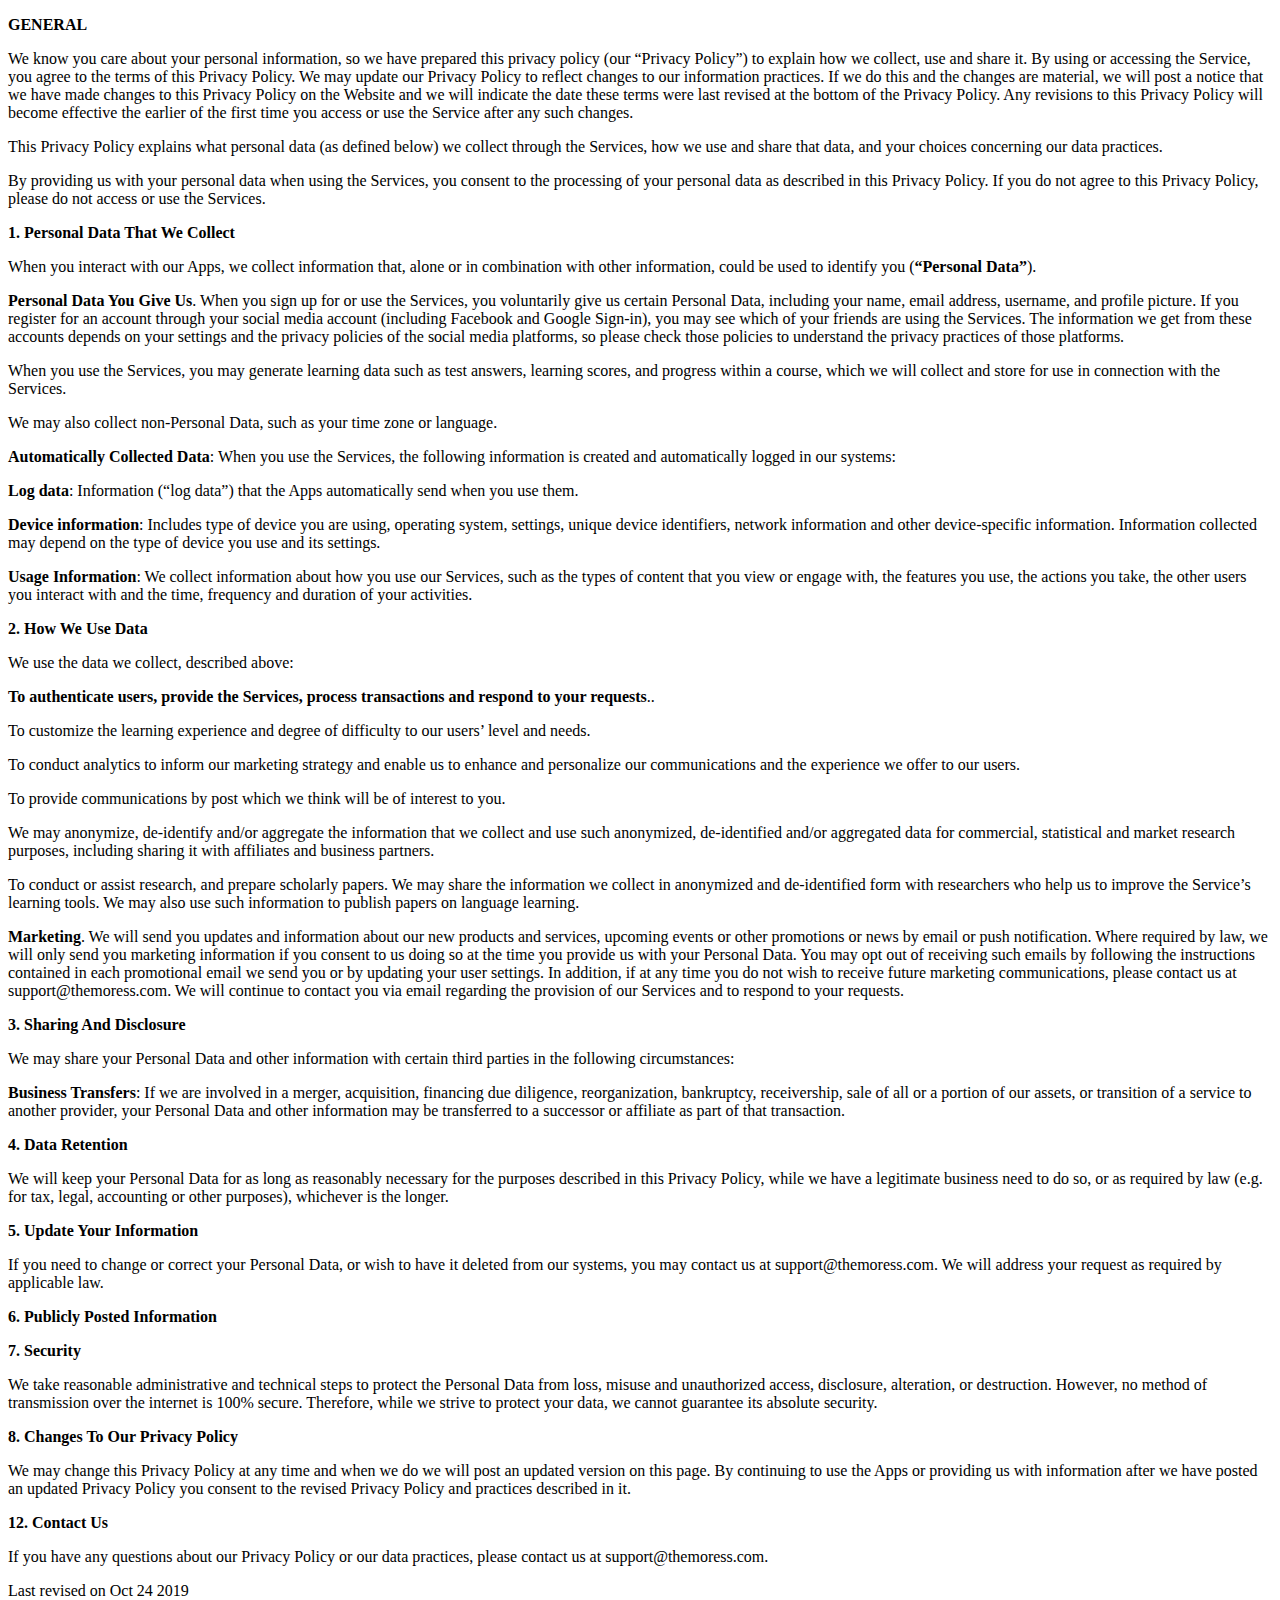
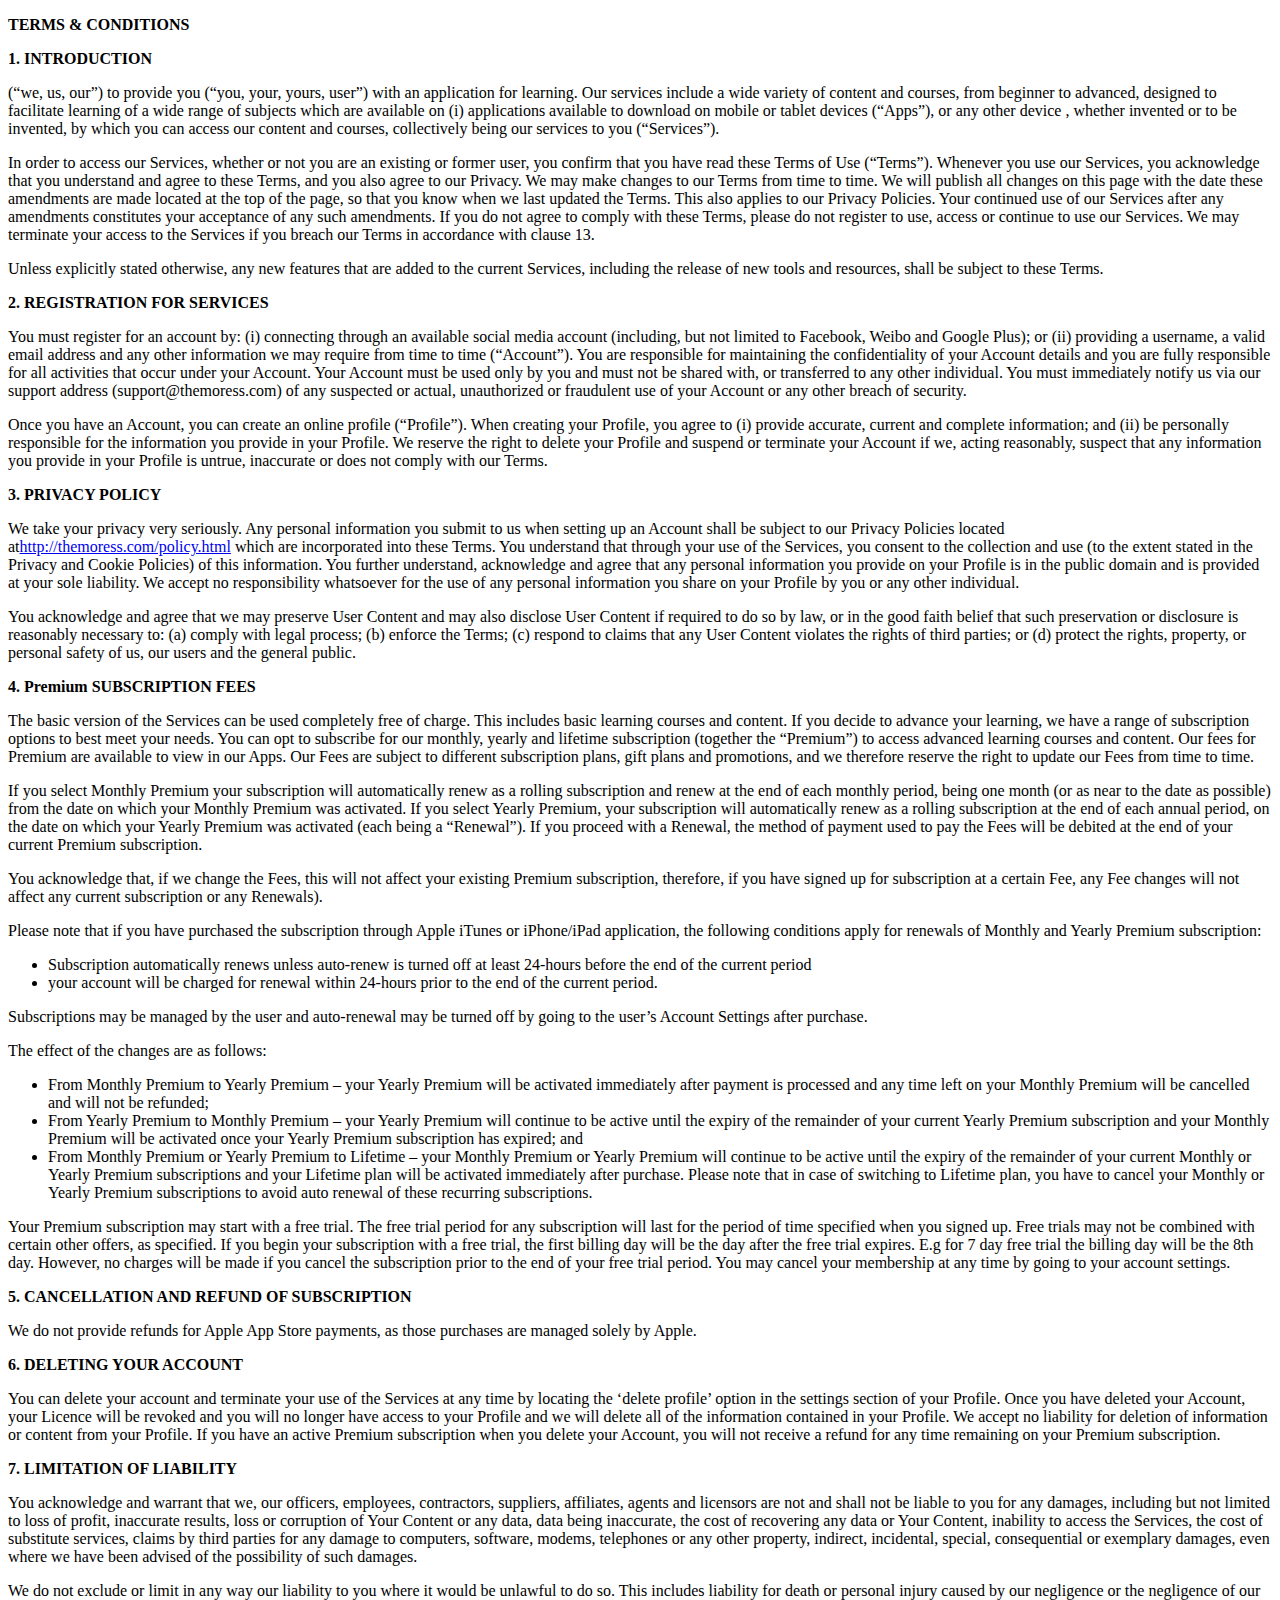
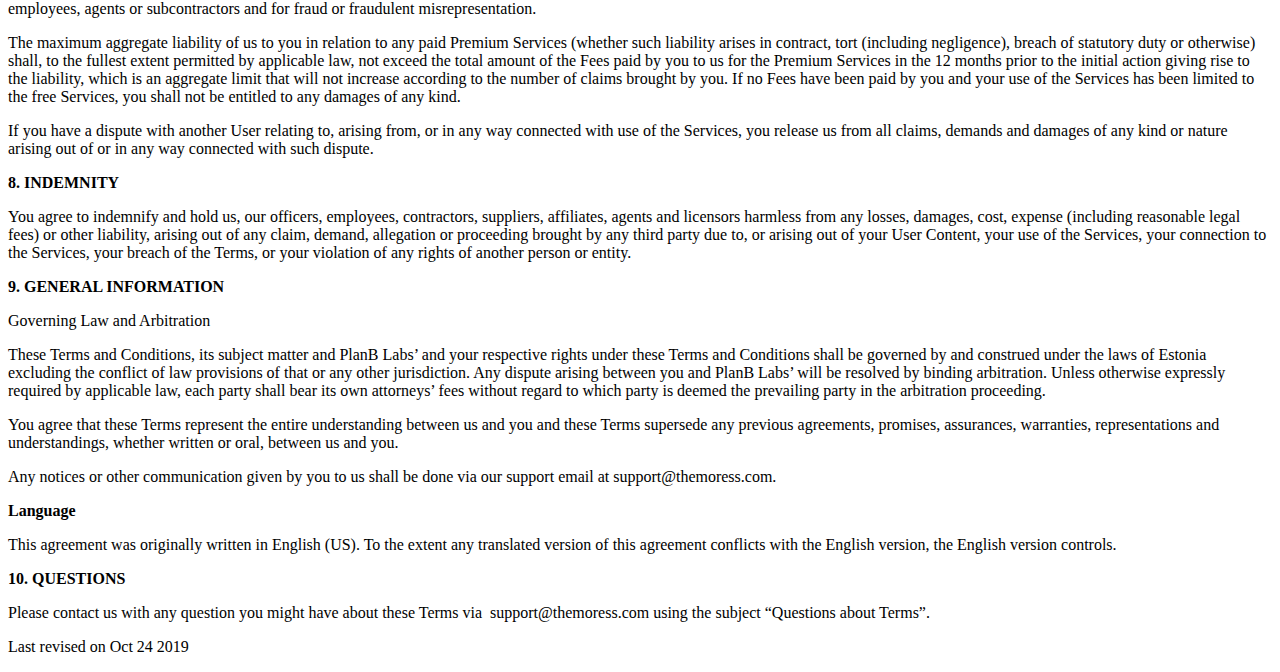
<file: policy.html>
<!DOCTYPE html>
<html lang="en">
<head>
    <meta charset="UTF-8">
    <title>PRIVACY POLICY</title>
</head>
<body>
<p><strong>GENERAL</strong></p>



<p>We know you care about your personal information, so we have prepared this privacy policy (our “Privacy Policy”) to explain how we collect, use and share it. By using or accessing the Service, you agree to the terms of this Privacy Policy. We may update our Privacy Policy to reflect changes to our information practices. If we do this and the changes are material, we will post a notice that we have made changes to this Privacy Policy on the Website and we will indicate the date these terms were last revised at the bottom of the Privacy Policy. Any revisions to this Privacy Policy will become effective the earlier of the first time you access or use the Service after any such changes.</p>



<p>This Privacy Policy explains what personal data (as defined below) we collect through the Services, how we use and share that data, and your choices concerning our data practices.&nbsp;</p>



<p>By providing us with your personal data when using the Services, you consent to the processing of your personal data as described in this Privacy Policy. If you do not agree to this Privacy Policy, please do not access or use the Services.</p>



<p><strong>1. Personal Data That We Collect</strong></p>



<p>When you interact with our Apps, we collect information that, alone or in combination with other information, could be used to identify you (<strong>“Personal Data”</strong>).&nbsp;</p>



<p><strong>Personal Data You Give Us</strong>. When you sign up for or use the Services, you voluntarily give us certain Personal Data, including your name, email address, username, and profile picture. If you register for an account through your social media account (including Facebook and Google Sign-in), you may see which of your friends are using the Services. The information we get from these accounts depends on your settings and the privacy policies of the social media platforms, so please check those policies to understand the privacy practices of those platforms.</p>



<p>When you use the Services, you may generate learning data such as test answers, learning scores, and progress within a course, which we will collect and store for use in connection with the Services.</p>



<p>We may also collect non-Personal Data, such as your time zone or language.</p>



<p><strong>Automatically Collected Data</strong>: When you use the Services, the following information is created and automatically logged in our systems:</p>



<p><strong>Log data</strong>: Information (“log data”) that the Apps automatically send when you use them.&nbsp;</p>



<p><strong>Device information</strong>: Includes type of device you are using, operating system, settings, unique device identifiers, network information and other device-specific information. Information collected may depend on the type of device you use and its settings.&nbsp;</p>



<p><strong>Usage Information</strong>: We collect information about how you use our Services, such as the types of content that you view or engage with, the features you use, the actions you take, the other users you interact with and the time, frequency and duration of your activities.</p>



<p><strong>2. How We Use Data</strong></p>



<p>We use the data we collect, described above:</p>



<p><strong>To authenticate users, provide the Services, process transactions and respond to your requests</strong>..</p>



<p>To customize the learning experience and degree of difficulty to our users’ level and needs.&nbsp;</p>



<p>To conduct analytics to inform our marketing strategy and enable us to enhance and personalize our communications and the experience we offer to our users.</p>



<p>To provide communications by post which we think will be of interest to you.</p>



<p>We may anonymize, de-identify and/or aggregate the information that we collect and use such anonymized, de-identified and/or aggregated data for commercial, statistical and market research purposes, including sharing it with affiliates and business partners.&nbsp;</p>



<p>To conduct or assist research, and prepare scholarly papers. We may share the information we collect in anonymized and de-identified form with researchers who help us to improve the Service’s learning tools. We may also use such information to publish papers on language learning.</p>



<p><strong>Marketing</strong>. We will send you updates and information about our new products and services, upcoming events or other promotions or news by email or push notification. Where required by law, we will only send you marketing information if you consent to us doing so at the time you provide us with your Personal Data. You may opt out of receiving such emails by following the instructions contained in each promotional email we send you or by updating your user settings. In addition, if at any time you do not wish to receive future marketing communications, please contact us at support@themoress.com. We will continue to contact you via email regarding the provision of our Services and to respond to your requests.</p>



<p><strong>3. Sharing And Disclosure</strong></p>



<p>We may share your Personal Data and other information with certain third parties in the following circumstances:</p>



<p><strong>Business Transfers</strong>: If we are involved in a merger, acquisition, financing due diligence, reorganization, bankruptcy, receivership, sale of all or a portion of our assets, or transition of a service to another provider, your Personal Data and other information may be transferred to a successor or affiliate as part of that transaction.</p>



<p><strong>4. Data Retention</strong></p>



<p>We will keep your Personal Data for as long as reasonably necessary for the purposes described in this Privacy Policy, while we have a legitimate business need to do so, or as required by law (e.g. for tax, legal, accounting or other purposes), whichever is the longer.</p>



<p><strong>5. Update Your Information</strong></p>



<p>If you need to change or correct your Personal Data, or wish to have it deleted from our systems, you may contact us at support@themoress.com. We will address your request as required by applicable law.</p>



<p><strong>6. Publicly Posted Information</strong></p>



<p><strong>7. Security</strong></p>



<p>We take reasonable administrative and technical steps to protect the Personal Data from loss, misuse and unauthorized access, disclosure, alteration, or destruction. However, no method of transmission over the internet is 100% secure. Therefore, while we strive to protect your data, we cannot guarantee its absolute security.</p>



<p><strong>8. Changes To Our Privacy Policy</strong></p>



<p>We may change this Privacy Policy at any time and when we do we will post an updated version on this page. By continuing to use the Apps or providing us with information after we have posted an updated Privacy Policy you consent to the revised Privacy Policy and practices described in it.</p>



<p><strong>12. Contact Us</strong></p>



<p>If you have any questions about our Privacy Policy or our data practices, please contact us at support@themoress.com.</p>



<p>Last revised on Oct 24 2019</p>



<p><strong>TERMS &amp; CONDITIONS</strong></p>



<p><strong>1. INTRODUCTION</strong></p>



<p>(“we, us, our”) to provide you (“you, your, yours, user”) with an application for learning. Our services include a wide variety of content and courses, from beginner to advanced, designed to facilitate learning of a wide range of subjects which are available on (i) applications available to download on mobile or tablet devices (“Apps”), or any other device , whether invented or to be invented, by which you can access our content and courses, collectively being our services to you (“Services”).</p>



<p>In order to access our Services, whether or not you are an existing or former user, you confirm that you have read these Terms of Use (“Terms”). Whenever you use our Services, you acknowledge that you understand and agree to these Terms, and you also agree to our Privacy. We may make changes to our Terms from time to time. We will publish all changes on this page with the date these amendments are made located at the top of the page, so that you know when we last updated the Terms. This also applies to our Privacy Policies. Your continued use of our Services after any amendments constitutes your acceptance of any such amendments. If you do not agree to comply with these Terms, please do not register to use, access or continue to use our Services. We may terminate your access to the Services if you breach our Terms in accordance with clause 13.</p>



<p>Unless explicitly stated otherwise, any new features that are added to the current Services, including the release of new tools and resources, shall be subject to these Terms.</p>



<p><strong>2. REGISTRATION FOR SERVICES</strong></p>



<p>You must register for an account by: (i) connecting through an available social media account (including, but not limited to Facebook, Weibo and Google Plus); or (ii) providing a username, a valid email address and any other information we may require from time to time (“Account”). You are responsible for maintaining the confidentiality of your Account details and you are fully responsible for all activities that occur under your Account. Your Account must be used only by you and must not be shared with, or transferred to any other individual. You must immediately notify us via our support address (support@themoress.com) of any suspected or actual, unauthorized or fraudulent use of your Account or any other breach of security.</p>



<p>Once you have an Account, you can create an online profile (“Profile”). When creating your Profile, you agree to (i) provide accurate, current and complete information; and (ii) be personally responsible for the information you provide in your Profile. We reserve the right to delete your Profile and suspend or terminate your Account if we, acting reasonably, suspect that any information you provide in your Profile is untrue, inaccurate or does not comply with our Terms.</p>



<p><strong>3. PRIVACY POLICY</strong></p>



<p>We take your privacy very seriously. Any personal information you submit to us when setting up an Account shall be subject to our Privacy Policies located at<a href="https://www.google.com/url?q=http://themoress.com/policy.html&amp;sa=D&amp;ust=1565257618084000">http://themoress.com/policy.html</a>&nbsp;which are incorporated into these Terms. You understand that through your use of the Services, you consent to the collection and use (to the extent stated in the Privacy and Cookie Policies) of this information. You further understand, acknowledge and agree that any personal information you provide on your Profile is in the public domain and is provided at your sole liability. We accept no responsibility whatsoever for the use of any personal information you share on your Profile by you or any other individual.</p>



<p>You acknowledge and agree that we may preserve User Content and may also disclose User Content if required to do so by law, or in the good faith belief that such preservation or disclosure is reasonably necessary to: (a) comply with legal process; (b) enforce the Terms; (c) respond to claims that any User Content violates the rights of third parties; or (d) protect the rights, property, or personal safety of us, our users and the general public.</p>



<p><strong>4. Premium SUBSCRIPTION FEES</strong></p>



<p>The basic version of the Services can be used completely free of charge. This includes basic learning courses and content. If you decide to advance your learning, we have a range of subscription options to best meet your needs. You can opt to subscribe for our monthly, yearly and lifetime subscription (together the “Premium”) to access advanced learning courses and content. Our fees for Premium are available to view in our Apps. Our Fees are subject to different subscription plans, gift plans and promotions, and we therefore reserve the right to update our Fees from time to time.</p>



<p>If you select Monthly Premium your subscription will automatically renew as a rolling subscription and renew at the end of each monthly period, being one month (or as near to the date as possible) from the date on which your Monthly Premium was activated. If you select Yearly Premium, your subscription will automatically renew as a rolling subscription at the end of each annual period, on the date on which your Yearly Premium was activated (each being a “Renewal”). If you proceed with a Renewal, the method of payment used to pay the Fees will be debited at the end of your current Premium subscription.</p>



<p>You acknowledge that, if we change the Fees, this will not affect your existing Premium subscription, therefore, if you have signed up for subscription at a certain Fee, any Fee changes will not affect any current subscription or any Renewals).</p>



<p>Please note that if you have purchased the subscription through Apple iTunes or iPhone/iPad application, the following conditions apply for renewals of Monthly and Yearly Premium subscription:</p>



<ul><li>Subscription automatically renews unless auto-renew is turned off at least 24-hours before the end of the current period</li><li>your account will be charged for renewal within 24-hours prior to the end of the current period.</li></ul>



<p>Subscriptions may be managed by the user and auto-renewal may be turned off by going to the user’s Account Settings after purchase.</p>



<p>The effect of the changes are as follows:</p>



<ul><li>From Monthly Premium to Yearly Premium – your Yearly Premium will be activated immediately after payment is processed and any time left on your Monthly Premium will be cancelled and will not be refunded;</li><li>From Yearly Premium to Monthly Premium – your Yearly Premium will continue to be active until the expiry of the remainder of your current Yearly Premium subscription and your Monthly Premium will be activated once your Yearly Premium subscription has expired; and</li><li>From Monthly Premium or Yearly Premium to Lifetime – your Monthly Premium or Yearly Premium will continue to be active until the expiry of the remainder of your current Monthly or Yearly Premium subscriptions and your Lifetime plan will be activated immediately after purchase. Please note that in case of switching to Lifetime plan,&nbsp;you have to cancel your Monthly or Yearly Premium subscriptions to avoid auto renewal of these recurring subscriptions.</li></ul>



<p>Your Premium subscription may start with a free trial. The free trial period for any subscription will last for the period of time specified when you signed up. Free trials may not be combined with certain other offers, as specified. If you begin your subscription with a free trial, the first billing day will be the day after the free trial expires. E.g for 7 day free trial the billing day will be the 8th day. However, no charges will be made if you cancel the subscription prior to the end of your free trial period. You may cancel your membership at any time by going to your account settings.</p>



<p><strong>5. CANCELLATION AND REFUND OF SUBSCRIPTION</strong></p>



<p>We do not provide refunds for Apple App Store payments, as those purchases are managed solely by Apple.</p>



<p><strong>6. DELETING YOUR ACCOUNT</strong></p>



<p>You can delete your account and terminate your use of the Services at any time by locating the ‘delete profile’ option in the settings section of your Profile. Once you have deleted your Account, your Licence will be revoked and you will no longer have access to your Profile and we will delete all of the information contained in your Profile. We accept no liability for deletion of information or content from your Profile. If you have an active Premium subscription when you delete your Account, you will not receive a refund for any time remaining on your Premium subscription.</p>



<p><strong>7. LIMITATION OF LIABILITY</strong></p>



<p>You acknowledge and warrant that we, our officers, employees, contractors, suppliers, affiliates, agents and licensors are not and shall not be liable to you for any damages, including but not limited to loss of profit, inaccurate results, loss or corruption of Your Content or any data, data being inaccurate, the cost of recovering any data or Your Content, inability to access the Services, the cost of substitute services, claims by third parties for any damage to computers, software, modems, telephones or any other property, indirect, incidental, special, consequential or exemplary damages, even where we have been advised of the possibility of such damages.&nbsp;</p>



<p>We do not exclude or limit in any way our liability to you where it would be unlawful to do so. This includes liability for death or personal injury caused by our negligence or the negligence of our employees, agents or subcontractors and for fraud or fraudulent misrepresentation.</p>



<p>The maximum aggregate liability of us to you in relation to any paid Premium Services (whether such liability arises in contract, tort (including negligence), breach of statutory duty or otherwise) shall, to the fullest extent permitted by applicable law, not exceed the total amount of the Fees paid by you to us for the Premium Services in the 12 months prior to the initial action giving rise to the liability, which is an aggregate limit that will not increase according to the number of claims brought by you. If no Fees have been paid by you and your use of the Services has been limited to the free Services, you shall not be entitled to any damages of any kind.</p>



<p>If you have a dispute with another User relating to, arising from, or in any way connected with use of the Services, you release us from all claims, demands and damages of any kind or nature arising out of or in any way connected with such dispute.</p>



<p><strong>8. INDEMNITY</strong></p>



<p>You agree to indemnify and hold us, our officers, employees, contractors, suppliers, affiliates, agents and licensors harmless from any losses, damages, cost, expense (including reasonable legal fees) or other liability, arising out of any claim, demand, allegation or proceeding brought by any third party due to, or arising out of your User Content, your use of the Services, your connection to the Services, your breach of the Terms, or your violation of any rights of another person or entity.</p>



<p><strong>9. GENERAL INFORMATION</strong></p>



<p>Governing Law and Arbitration&nbsp;</p>



<p>These Terms and Conditions, its subject matter and PlanB Labs’ and your respective rights under these Terms and Conditions shall be governed by and construed under the laws of Estonia excluding the conflict of law provisions of that or any other jurisdiction. Any dispute arising between you and PlanB Labs’ will be resolved by binding arbitration. Unless otherwise expressly required by applicable law, each party shall bear its own attorneys’ fees without regard to which party is deemed the prevailing party in the arbitration proceeding.&nbsp;</p>



<p>You agree that these Terms represent the entire understanding between us and you and these Terms supersede any previous agreements, promises, assurances, warranties, representations and understandings, whether written or oral, between us and you.</p>



<p>Any notices or other communication given by you to us shall be done via our support email at support@themoress.com.</p>



<p><strong>Language</strong>&nbsp;</p>



<p>This agreement was originally written in English (US). To the extent any translated version of this agreement conflicts with the English version, the English version controls.</p>



<p><strong>10. QUESTIONS</strong></p>



<p>Please contact us with any question you might have about these Terms via &nbsp;support@themoress.com using the subject “Questions about Terms”.</p>



<p>Last revised on Oct 24 2019<br></p>
</body>
</html>
</file>
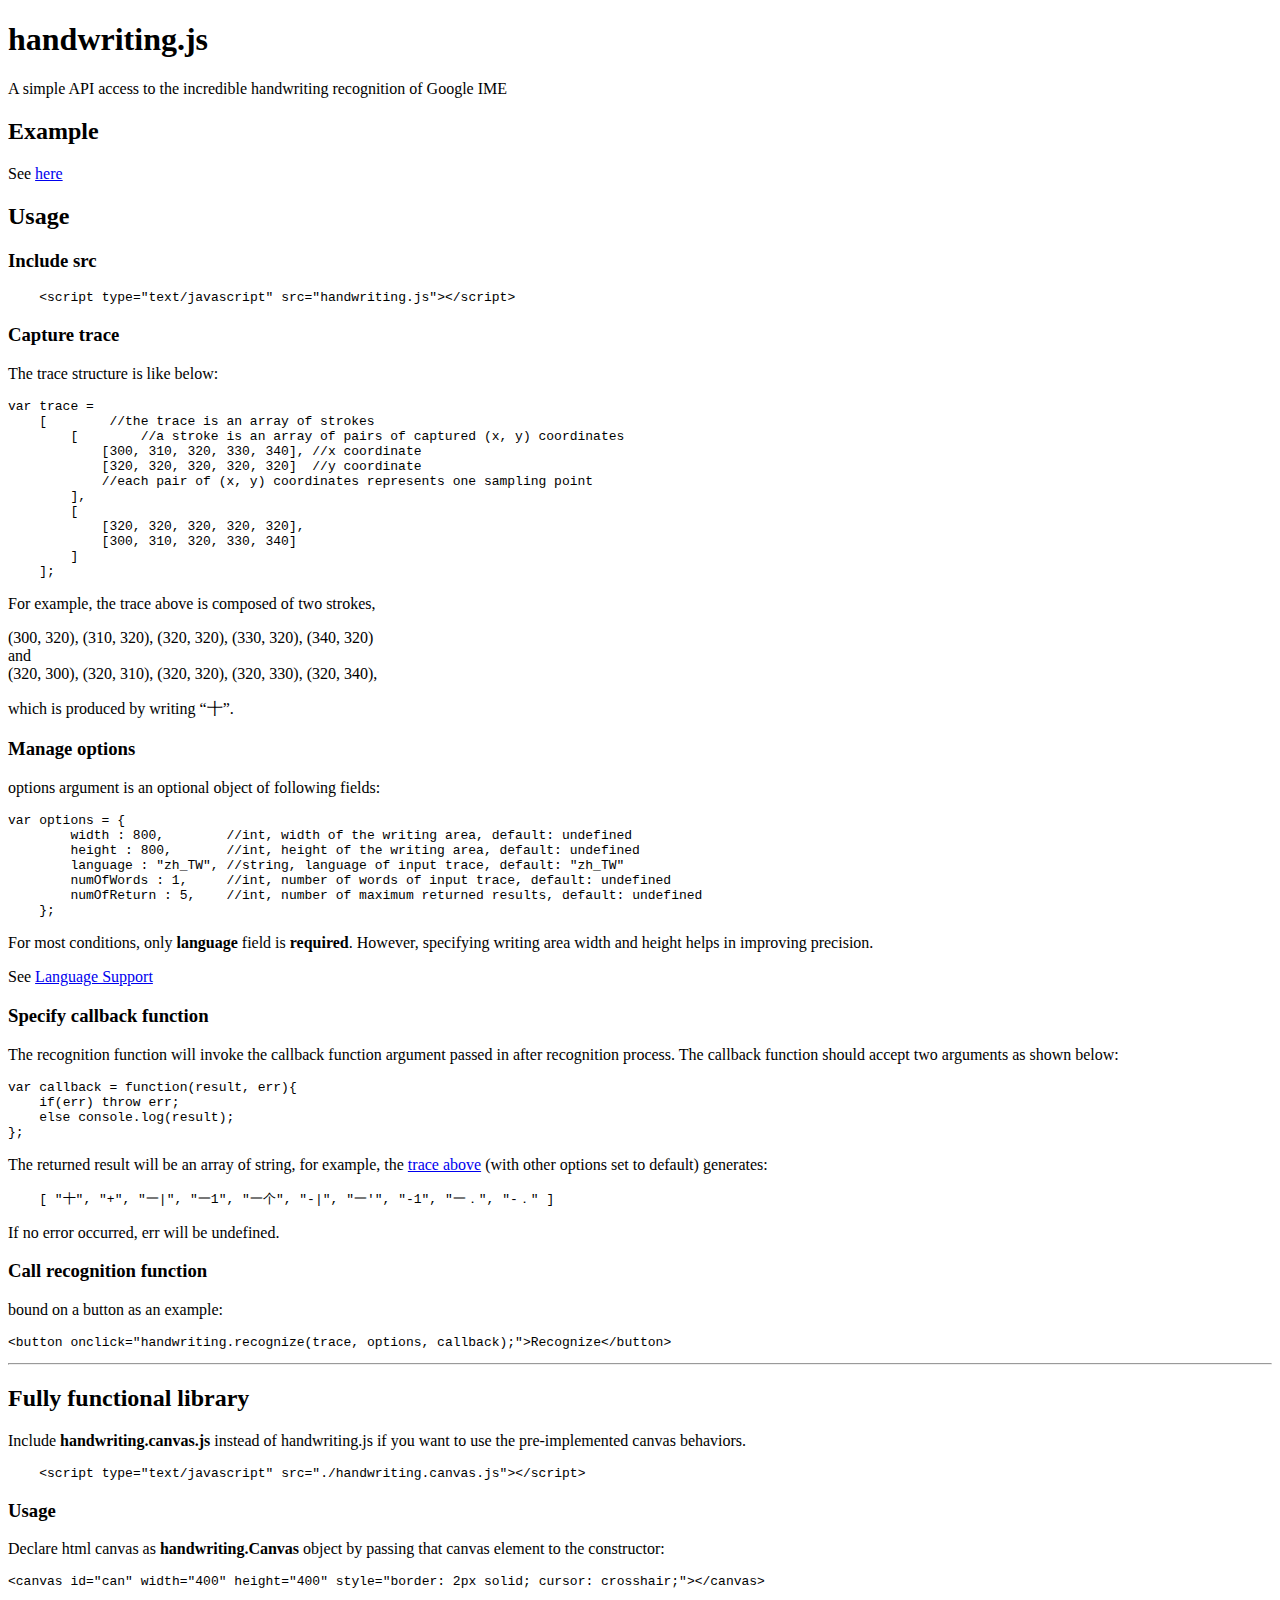
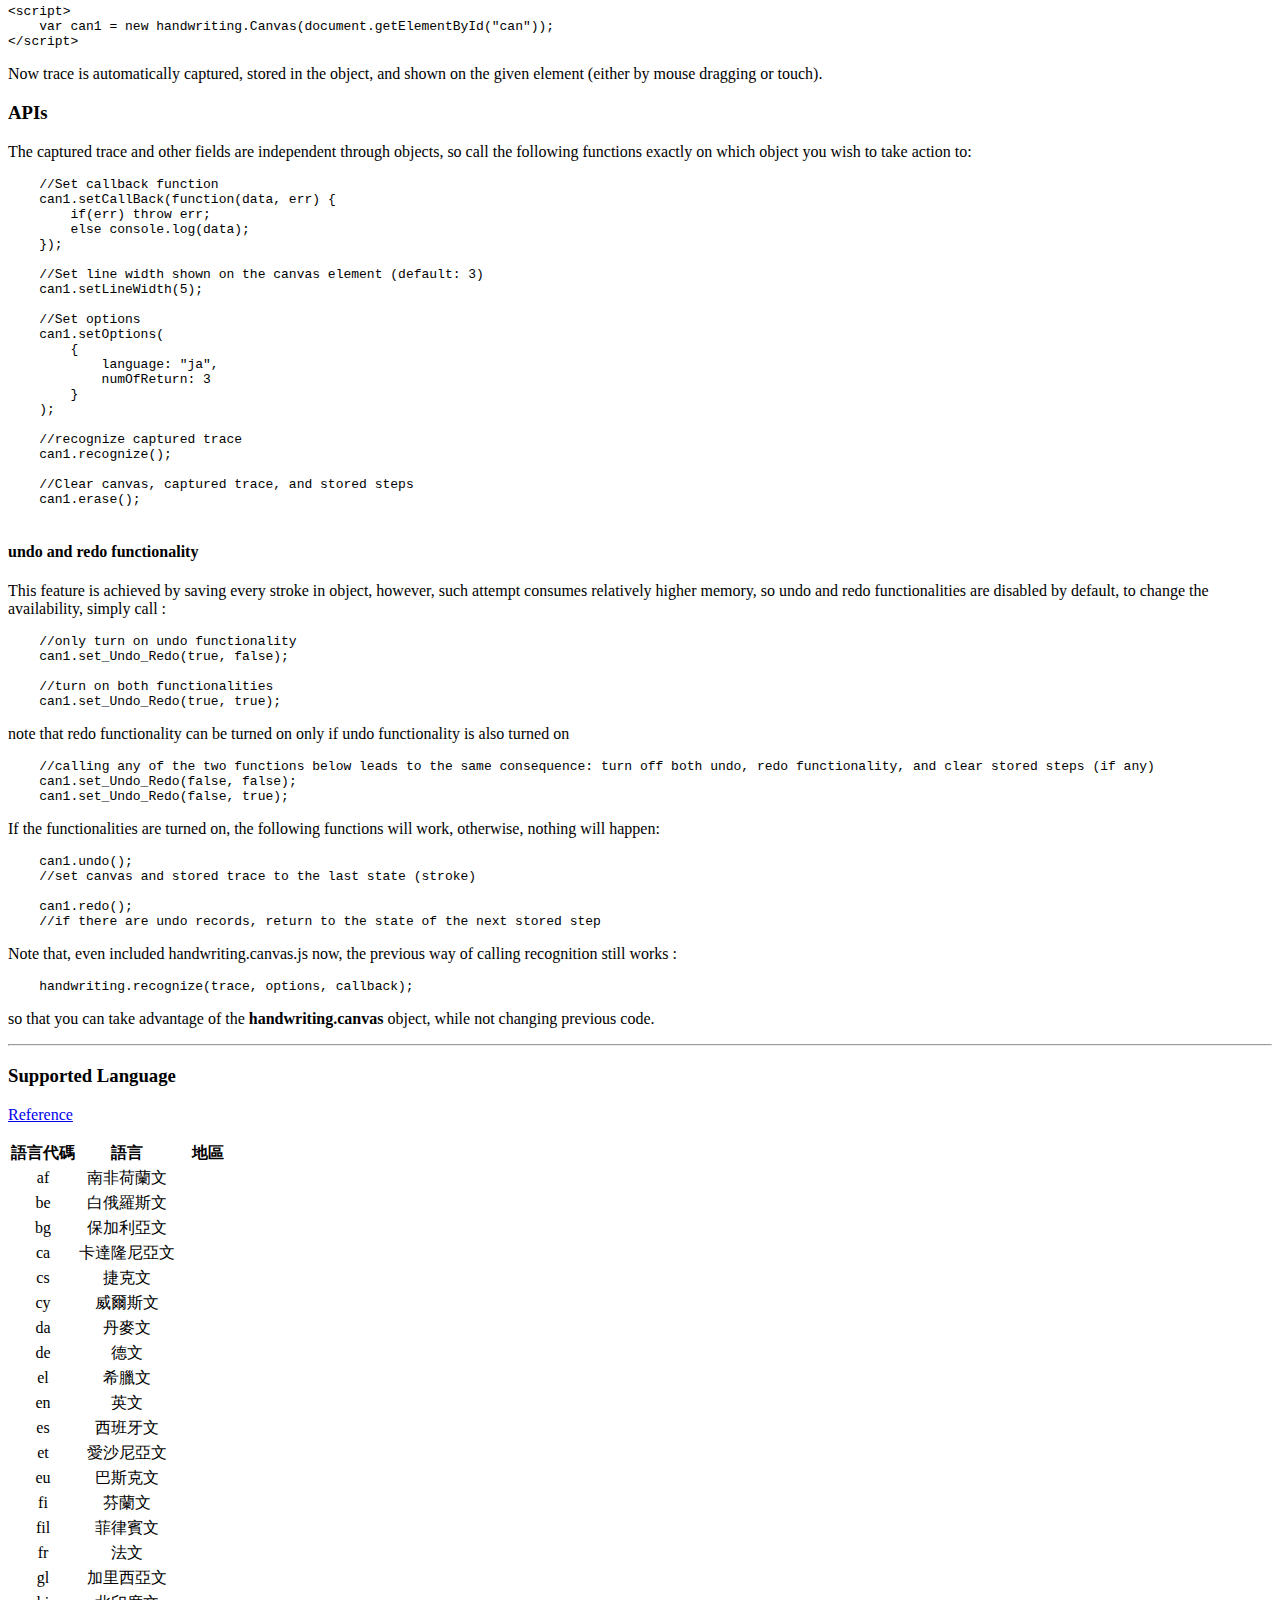
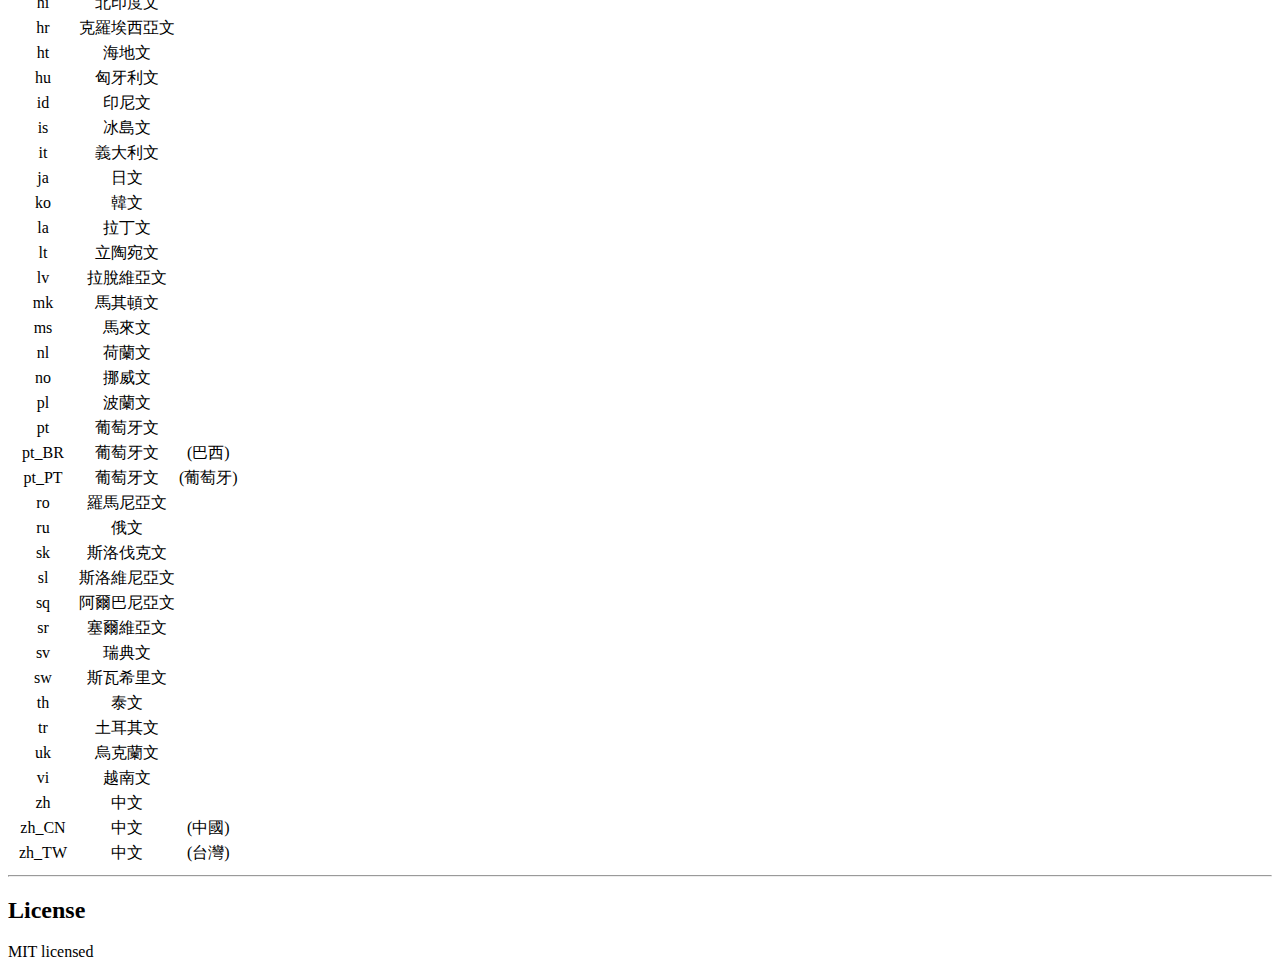
<file: handwrite/readme.md.html>
<!DOCTYPE html>
<html>

<head>
    <title>handwriting.js</title>
    <meta charset='utf-8'>
    <link href='https://dn-maxiang.qbox.me/res-min/themes/marxico.css' rel='stylesheet'>
</head>

<body>
    <div id='preview-contents' class='note-content'>
        <div id="wmd-preview" class="preview-content"></div>
        <div id="wmd-preview-section-1" class="wmd-preview-section preview-content">
        </div>
        <div id="wmd-preview-section-2" class="wmd-preview-section preview-content">
            <h1 id="handwritingjs">handwriting.js</h1>
            <p>A simple API access to the incredible handwriting recognition of Google IME</p>
        </div>
        <div class="wmd-preview-section preview-content">
            <h2 id="usage">Example</h2>
            <p>See <a href="http://elton.idv.tw/handwriting.js"title="here">here</a>
        </div>
        <div id="wmd-preview-section-3" class="wmd-preview-section preview-content">
            <h2 id="usage">Usage</h2>
        </div>
        <div id="wmd-preview-section-4" class="wmd-preview-section preview-content">
            <h3 id="include-src">Include src</h3>
        </div>
        <div id="wmd-preview-section-5" class="wmd-preview-section preview-content">
            <pre class="prettyprint hljs-dark"><code class="language-html hljs xml"><div>    <span class="hljs-tag">&lt;<span class="hljs-title">script</span> <span class="hljs-attribute">type</span>=<span class="hljs-value">"text/javascript"</span> <span class="hljs-attribute">src</span>=<span class="hljs-value">"handwriting.js"</span>&gt;</span><span class="javascript"></span><span class="hljs-tag">&lt;/<span class="hljs-title">script</span>&gt;</span></div></code></pre>
        </div>
        <div id="wmd-preview-section-6" class="wmd-preview-section preview-content">
            <h3 id="capture-trace">Capture trace</h3>
            <p id="trace">The trace structure is like below:</p>
        </div>
        <div id="wmd-preview-section-7" class="wmd-preview-section preview-content">
            <pre class="prettyprint hljs-dark"><code class="language-javascript hljs"><div><div><span class="hljs-keyword">var</span> trace = </div><div>    [        <span class="hljs-comment">//the trace is an array of strokes</span></div><div>        [        <span class="hljs-comment">//a stroke is an array of pairs of captured (x, y) coordinates</span></div><div>            [<span class="hljs-number">300</span>, <span class="hljs-number">310</span>, <span class="hljs-number">320</span>, <span class="hljs-number">330</span>, <span class="hljs-number">340</span>], <span class="hljs-comment">//x coordinate</span></div><div>            [<span class="hljs-number">320</span>, <span class="hljs-number">320</span>, <span class="hljs-number">320</span>, <span class="hljs-number">320</span>, <span class="hljs-number">320</span>]  <span class="hljs-comment">//y coordinate</span></div><div>            <span class="hljs-comment">//each pair of (x, y) coordinates represents one sampling point </span></div><div>        ],</div><div>        [</div><div>            [<span class="hljs-number">320</span>, <span class="hljs-number">320</span>, <span class="hljs-number">320</span>, <span class="hljs-number">320</span>, <span class="hljs-number">320</span>],</div><div>            [<span class="hljs-number">300</span>, <span class="hljs-number">310</span>, <span class="hljs-number">320</span>, <span class="hljs-number">330</span>, <span class="hljs-number">340</span>]</div><div>        ]</div><div>    ];</div></div></code></pre>
            <p>For example, the trace above is composed of two strokes,</p>
            <p>(300, 320), (310, 320), (320, 320), (330, 320), (340, 320)
                <br> and
                <br> (320, 300), (320, 310), (320, 320), (320, 330), (320, 340),</p>
            <p>which is produced by writing “十”.</p>
        </div>
        <div id="wmd-preview-section-8" class="wmd-preview-section preview-content">
            <h3 id="manage-options">Manage options</h3>
            <p>options argument is an optional object of following fields:</p>
        </div>
        <div id="wmd-preview-section-6228" class="wmd-preview-section preview-content">
            <pre class="prettyprint hljs-dark"><code class="language-javascript hljs"><div><div><span class="hljs-keyword">var</span> options = {</div><div>        width : <span class="hljs-number">800</span>,        <span class="hljs-comment">//int, width of the writing area, default: undefined</span></div><div>        height : <span class="hljs-number">800</span>,       <span class="hljs-comment">//int, height of the writing area, default: undefined</span></div><div>        language : <span class="hljs-string">"zh_TW"</span>, <span class="hljs-comment">//string, language of input trace, default: "zh_TW"</span></div><div>        numOfWords : <span class="hljs-number">1</span>,     <span class="hljs-comment">//int, number of words of input trace, default: undefined</span></div><div>        numOfReturn : <span class="hljs-number">5</span>,    <span class="hljs-comment">//int, number of maximum returned results, default: undefined</span></div><div>    };</div></div></code></pre>
            <p>For most conditions, only <strong>language</strong> field is <strong>required</strong>. However, specifying writing area width and height helps in improving precision.</p>
            <p>See <a href="#language">Language Support</a></p>
        </div>
        <div id="wmd-preview-section-10" class="wmd-preview-section preview-content">
            <h3 id="specify-callback-function">Specify callback function</h3>
            <p>The recognition function will invoke the callback function argument passed in after recognition process. The callback function should accept two arguments as shown below:</p>
        </div>
        <div id="wmd-preview-section-11" class="wmd-preview-section preview-content">
            <pre class="prettyprint hljs-dark"><code class="language-javascript hljs"><div><div><span class="hljs-keyword">var</span> callback = <span class="hljs-function"><span class="hljs-keyword">function</span><span class="hljs-params">(result, err)</span></span>{</div><div>    <span class="hljs-keyword">if</span>(err) <span class="hljs-keyword">throw</span> err;</div><div>    <span class="hljs-keyword">else</span> <span class="hljs-built_in">console</span>.log(result);   </div><div>};</div></div></code></pre>
            <p>The returned result will be an array of string, for example, the <a href="#trace">trace above</a> (with other options set to default) generates:</p>
        </div>
        <div id="wmd-preview-section-12" class="wmd-preview-section preview-content">
            <pre class="prettyprint hljs-dark"><code class="language-javascript hljs"><div>    [ <span class="hljs-string">"十"</span>, <span class="hljs-string">"+"</span>, <span class="hljs-string">"一|"</span>, <span class="hljs-string">"一1"</span>, <span class="hljs-string">"一个"</span>, <span class="hljs-string">"-|"</span>, <span class="hljs-string">"一'"</span>, <span class="hljs-string">"-1"</span>, <span class="hljs-string">"一．"</span>, <span class="hljs-string">"-．"</span> ]</div></code></pre>
            <p>If no error occurred, err will be undefined.</p>
        </div>
        <div id="wmd-preview-section-13" class="wmd-preview-section preview-content">
            <h3 id="call-recognition-function">Call recognition function</h3>
            <p>bound on a button as an example:</p>
        </div>
        <div id="wmd-preview-section-5983" class="wmd-preview-section preview-content">
            <pre class="prettyprint hljs-dark"><code class="language-html hljs xml"><div><span class="hljs-tag">&lt;<span class="hljs-title">button</span> <span class="hljs-attribute">onclick</span>=<span class="hljs-value">"handwriting.recognize(trace, options, callback);"</span>&gt;</span>Recognize<span class="hljs-tag">&lt;/<span class="hljs-title">button</span>&gt;</span></div></code></pre>
            <hr>
        </div>
        <div id="wmd-preview-section-6284" class="wmd-preview-section preview-content">
            <h2 id="fully-functional-library">Fully functional library</h2>
            <p>Include <strong>handwriting.canvas.js</strong> instead of handwriting.js if you want to use the pre-implemented canvas behaviors.</p>
        </div>
        <div id="wmd-preview-section-16" class="wmd-preview-section preview-content">
            <pre class="prettyprint hljs-dark"><code class="language-html hljs xml"><div>    <span class="hljs-tag">&lt;<span class="hljs-title">script</span> <span class="hljs-attribute">type</span>=<span class="hljs-value">"text/javascript"</span> <span class="hljs-attribute">src</span>=<span class="hljs-value">"./handwriting.canvas.js"</span>&gt;</span><span class="javascript"></span><span class="hljs-tag">&lt;/<span class="hljs-title">script</span>&gt;</span></div></code></pre>
        </div>
        <div id="wmd-preview-section-17" class="wmd-preview-section preview-content">
            <h3 id="usage-1">Usage</h3>
            <p>Declare html canvas as <strong>handwriting.Canvas</strong> object by passing that canvas element to the constructor:</p>
        </div>
        <div id="wmd-preview-section-18" class="wmd-preview-section preview-content">
            <pre class="prettyprint hljs-dark"><code class="language-html hljs xml"><div><div><span class="hljs-tag">&lt;<span class="hljs-title">canvas</span> <span class="hljs-attribute">id</span>=<span class="hljs-value">"can"</span> <span class="hljs-attribute">width</span>=<span class="hljs-value">"400"</span> <span class="hljs-attribute">height</span>=<span class="hljs-value">"400"</span> <span class="hljs-attribute">style</span>=<span class="hljs-value">"border: 2px solid; cursor: crosshair;"</span>&gt;</span><span class="hljs-tag">&lt;/<span class="hljs-title">canvas</span>&gt;</span></div><br><div><span class="hljs-tag">&lt;<span class="hljs-title">script</span>&gt;</span><span class="javascript"></span></div><div>    <span class="hljs-keyword">var</span> can1 = <span class="hljs-keyword">new</span> handwriting.Canvas(<span class="hljs-built_in">document</span>.getElementById(<span class="hljs-string">"can"</span>));</div><div><span class="hljs-tag">&lt;/<span class="hljs-title">script</span>&gt;</span></div></div></code></pre>
            <p>Now trace is automatically captured, stored in the object, and shown on the given element (either by mouse dragging or touch).</p>
        </div>
        <div id="wmd-preview-section-19" class="wmd-preview-section preview-content">
            <h3 id="apis">APIs</h3>
            <p>The captured trace and other fields are independent through objects, so call the following functions exactly on which object you wish to take action to:</p>
        </div>
        <div id="wmd-preview-section-6738" class="wmd-preview-section preview-content">
            <pre class="prettyprint hljs-dark"><code class="language-javascript hljs"><div><div>    <span class="hljs-comment">//Set callback function</span></div><div>    can1.setCallBack(<span class="hljs-function"><span class="hljs-keyword">function</span><span class="hljs-params">(data, err)</span> </span>{</div><div>        <span class="hljs-keyword">if</span>(err) <span class="hljs-keyword">throw</span> err;</div><div>        <span class="hljs-keyword">else</span> <span class="hljs-built_in">console</span>.log(data);</div><div>    });</div><br><div>    <span class="hljs-comment">//Set line width shown on the canvas element (default: 3)</span></div><div>    can1.setLineWidth(<span class="hljs-number">5</span>);</div><br><div>    <span class="hljs-comment">//Set options</span></div><div>    can1.setOptions(</div><div>        {</div><div>            language: <span class="hljs-string">"ja"</span>,</div><div>            numOfReturn: <span class="hljs-number">3</span></div><div>        }</div><div>    );</div><br><div>    <span class="hljs-comment">//recognize captured trace</span></div><div>    can1.recognize();</div><br><div>    <span class="hljs-comment">//Clear canvas, captured trace, and stored steps</span></div><div>    can1.erase();</div><br></div></code></pre></div>
        <div id="wmd-preview-section-8864" class="wmd-preview-section preview-content">
            <h4 id="undo-and-redo-functionality">undo and redo functionality</h4>
            <p>This feature is achieved by saving every stroke in object, however, such attempt consumes relatively higher memory, so undo and redo functionalities are disabled by default, to change the availability, simply call :</p>
        </div>
        <div id="wmd-preview-section-8215" class="wmd-preview-section preview-content">
            <pre class="prettyprint hljs-dark"><code class="language-javascript hljs"><div><div>    <span class="hljs-comment">//only turn on undo functionality</span></div><div>    can1.set_Undo_Redo(<span class="hljs-literal">true</span>, <span class="hljs-literal">false</span>);</div><br><div>    <span class="hljs-comment">//turn on both functionalities</span></div><div>    can1.set_Undo_Redo(<span class="hljs-literal">true</span>, <span class="hljs-literal">true</span>);</div></div></code></pre>
            <p>note that redo functionality can be turned on only if undo functionality is also turned on</p>
        </div>
        <div id="wmd-preview-section-8991" class="wmd-preview-section preview-content">
            <pre class="prettyprint hljs-dark"><code class="language-javascript hljs"><div><div>    <span class="hljs-comment">//calling any of the two functions below leads to the same consequence: turn off both undo, redo functionality, and clear stored steps (if any) </span></div><div>    can1.set_Undo_Redo(<span class="hljs-literal">false</span>, <span class="hljs-literal">false</span>);</div><div>    can1.set_Undo_Redo(<span class="hljs-literal">false</span>, <span class="hljs-literal">true</span>);</div></div></code></pre>
            <p>If the functionalities are turned on, the following functions will work, otherwise, nothing will happen:</p>
        </div>
        <div id="wmd-preview-section-10044" class="wmd-preview-section preview-content">
            <pre class="prettyprint hljs-dark"><code class="language-javascript hljs"><div><div>    can1.undo();</div><div>    <span class="hljs-comment">//set canvas and stored trace to the last state (stroke)</span></div><br><div>    can1.redo();</div><div>    <span class="hljs-comment">//if there are undo records, return to the state of the next stored step</span></div></div></code></pre>
            <p>Note that, even included handwriting.canvas.js now, the previous way of calling recognition still works :</p>
        </div>
        <div id="wmd-preview-section-10591" class="wmd-preview-section preview-content">
            <pre class="prettyprint hljs-dark"><code class="language-javascript hljs"><div><div>    handwriting.recognize(trace, options, callback);</div></div></code></pre>
            <p>so that you can take advantage of the <strong>handwriting.canvas</strong> object, while not changing previous code.</p>
            <hr>
            <h3 id="language">Supported Language</h3>
            <p><a href="http://www.google.com/inputtools/help/languages.html" target="_blank">Reference</a></p>
            <table>
                <thead>
                    <tr>
                        <th align="center"> 語言代碼</th>
                        <th align="center">語言</th>
                        <th align="center">地區</th>
                    </tr>
                </thead>
                <tbody>
                    <tr>
                        <td align="center"> af</td>
                        <td align="center"> 南非荷蘭文</td>
                        <td align="center"></td>
                    </tr>
                    <tr>
                        <td align="center"> be</td>
                        <td align="center"> 白俄羅斯文</td>
                        <td align="center"></td>
                    </tr>
                    <tr>
                        <td align="center"> bg</td>
                        <td align="center"> 保加利亞文</td>
                        <td align="center"></td>
                    </tr>
                    <tr>
                        <td align="center"> ca</td>
                        <td align="center"> 卡達隆尼亞文</td>
                        <td align="center"></td>
                    </tr>
                    <tr>
                        <td align="center"> cs</td>
                        <td align="center"> 捷克文</td>
                        <td align="center"></td>
                    </tr>
                    <tr>
                        <td align="center"> cy</td>
                        <td align="center"> 威爾斯文</td>
                        <td align="center"></td>
                    </tr>
                    <tr>
                        <td align="center"> da</td>
                        <td align="center"> 丹麥文</td>
                        <td align="center"></td>
                    </tr>
                    <tr>
                        <td align="center"> de</td>
                        <td align="center"> 德文</td>
                        <td align="center"></td>
                    </tr>
                    <tr>
                        <td align="center"> el</td>
                        <td align="center"> 希臘文</td>
                        <td align="center"></td>
                    </tr>
                    <tr>
                        <td align="center"> en</td>
                        <td align="center"> 英文</td>
                        <td align="center"></td>
                    </tr>
                    <tr>
                        <td align="center"> es</td>
                        <td align="center"> 西班牙文</td>
                        <td align="center"></td>
                    </tr>
                    <tr>
                        <td align="center"> et</td>
                        <td align="center"> 愛沙尼亞文</td>
                        <td align="center"></td>
                    </tr>
                    <tr>
                        <td align="center"> eu</td>
                        <td align="center"> 巴斯克文</td>
                        <td align="center"></td>
                    </tr>
                    <tr>
                        <td align="center"> fi</td>
                        <td align="center"> 芬蘭文</td>
                        <td align="center"></td>
                    </tr>
                    <tr>
                        <td align="center"> fil</td>
                        <td align="center"> 菲律賓文</td>
                        <td align="center"></td>
                    </tr>
                    <tr>
                        <td align="center"> fr</td>
                        <td align="center"> 法文</td>
                        <td align="center"></td>
                    </tr>
                    <tr>
                        <td align="center"> gl</td>
                        <td align="center"> 加里西亞文</td>
                        <td align="center"></td>
                    </tr>
                    <tr>
                        <td align="center"> hi</td>
                        <td align="center"> 北印度文</td>
                        <td align="center"></td>
                    </tr>
                    <tr>
                        <td align="center"> hr</td>
                        <td align="center"> 克羅埃西亞文</td>
                        <td align="center"></td>
                    </tr>
                    <tr>
                        <td align="center"> ht</td>
                        <td align="center"> 海地文</td>
                        <td align="center"></td>
                    </tr>
                    <tr>
                        <td align="center"> hu</td>
                        <td align="center"> 匈牙利文</td>
                        <td align="center"></td>
                    </tr>
                    <tr>
                        <td align="center"> id</td>
                        <td align="center"> 印尼文</td>
                        <td align="center"></td>
                    </tr>
                    <tr>
                        <td align="center"> is</td>
                        <td align="center"> 冰島文</td>
                        <td align="center"></td>
                    </tr>
                    <tr>
                        <td align="center"> it</td>
                        <td align="center"> 義大利文</td>
                        <td align="center"></td>
                    </tr>
                    <tr>
                        <td align="center"> ja</td>
                        <td align="center"> 日文</td>
                        <td align="center"></td>
                    </tr>
                    <tr>
                        <td align="center"> ko</td>
                        <td align="center"> 韓文</td>
                        <td align="center"></td>
                    </tr>
                    <tr>
                        <td align="center"> la</td>
                        <td align="center"> 拉丁文</td>
                        <td align="center"></td>
                    </tr>
                    <tr>
                        <td align="center"> lt</td>
                        <td align="center"> 立陶宛文</td>
                        <td align="center"></td>
                    </tr>
                    <tr>
                        <td align="center"> lv</td>
                        <td align="center"> 拉脫維亞文</td>
                        <td align="center"></td>
                    </tr>
                    <tr>
                        <td align="center"> mk</td>
                        <td align="center"> 馬其頓文</td>
                        <td align="center"></td>
                    </tr>
                    <tr>
                        <td align="center"> ms</td>
                        <td align="center"> 馬來文</td>
                        <td align="center"></td>
                    </tr>
                    <tr>
                        <td align="center"> nl</td>
                        <td align="center"> 荷蘭文</td>
                        <td align="center"></td>
                    </tr>
                    <tr>
                        <td align="center"> no</td>
                        <td align="center"> 挪威文</td>
                        <td align="center"></td>
                    </tr>
                    <tr>
                        <td align="center"> pl</td>
                        <td align="center"> 波蘭文</td>
                        <td align="center"></td>
                    </tr>
                    <tr>
                        <td align="center"> pt</td>
                        <td align="center"> 葡萄牙文</td>
                        <td align="center"></td>
                    </tr>
                    <tr>
                        <td align="center"> pt_BR</td>
                        <td align="center"> 葡萄牙文</td>
                        <td align="center"> (巴西)</td>
                    </tr>
                    <tr>
                        <td align="center">pt_PT</td>
                        <td align="center"> 葡萄牙文</td>
                        <td align="center"> (葡萄牙)</td>
                    </tr>
                    <tr>
                        <td align="center">ro</td>
                        <td align="center"> 羅馬尼亞文</td>
                        <td align="center"></td>
                    </tr>
                    <tr>
                        <td align="center"> ru</td>
                        <td align="center"> 俄文</td>
                        <td align="center"></td>
                    </tr>
                    <tr>
                        <td align="center"> sk</td>
                        <td align="center"> 斯洛伐克文</td>
                        <td align="center"></td>
                    </tr>
                    <tr>
                        <td align="center"> sl</td>
                        <td align="center"> 斯洛維尼亞文</td>
                        <td align="center"></td>
                    </tr>
                    <tr>
                        <td align="center"> sq</td>
                        <td align="center"> 阿爾巴尼亞文</td>
                        <td align="center"></td>
                    </tr>
                    <tr>
                        <td align="center"> sr</td>
                        <td align="center"> 塞爾維亞文</td>
                        <td align="center"></td>
                    </tr>
                    <tr>
                        <td align="center"> sv</td>
                        <td align="center"> 瑞典文</td>
                        <td align="center"></td>
                    </tr>
                    <tr>
                        <td align="center"> sw</td>
                        <td align="center"> 斯瓦希里文</td>
                        <td align="center"></td>
                    </tr>
                    <tr>
                        <td align="center"> th</td>
                        <td align="center"> 泰文</td>
                        <td align="center"></td>
                    </tr>
                    <tr>
                        <td align="center"> tr</td>
                        <td align="center"> 土耳其文</td>
                        <td align="center"></td>
                    </tr>
                    <tr>
                        <td align="center"> uk</td>
                        <td align="center"> 烏克蘭文</td>
                        <td align="center"></td>
                    </tr>
                    <tr>
                        <td align="center"> vi</td>
                        <td align="center"> 越南文</td>
                        <td align="center"></td>
                    </tr>
                    <tr>
                        <td align="center"> zh</td>
                        <td align="center"> 中文</td>
                        <td align="center"></td>
                    </tr>
                    <tr>
                        <td align="center"> zh_CN</td>
                        <td align="center"> 中文</td>
                        <td align="center"> (中國)</td>
                    </tr>
                    <tr>
                        <td align="center">zh_TW</td>
                        <td align="center"> 中文</td>
                        <td align="center"> (台灣)</td>
                    </tr>
                </tbody>
            </table>
            <hr>
        </div>
        <div id="wmd-preview-section-21" class="wmd-preview-section preview-content">
            <h2 id="license">License</h2>
            <p>MIT licensed</p>
        </div>
        <div id="wmd-preview-section-footnotes" class="preview-content"></div>
    </div>
</body>

</html>
</file>
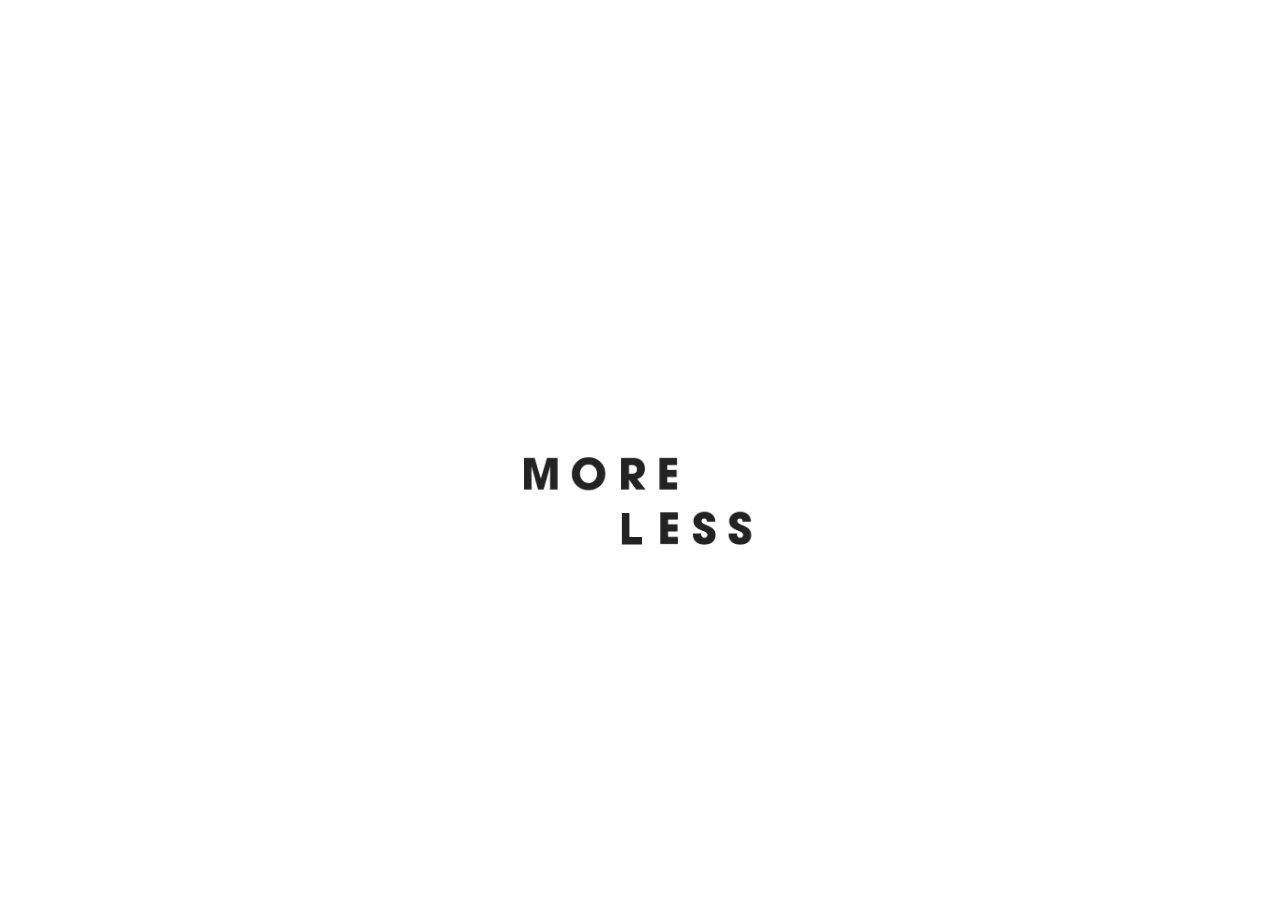
<file: scripts/NEW-LOGO MOTION/JSON/demo.html>
<html xmlns="http://www.w3.org/1999/xhtml">
<meta charset="UTF-8">
<head>
    <style>
        body{
            background-color:#fff;
            margin: 0px;
            height: 100%;
            overflow: hidden;
        }
        #lottie{
            background-color:#fff;
            width:100%;
            height:100%;
            display:block;
            overflow: hidden;
            transform: translate3d(0,0,0);
            text-align: center;
            opacity: 1;
        }

    </style>
</head>
<body>
<!-- build:scripto --><script>var a,b;"undefined"!=typeof navigator&&(a=window||{},b=function(window){"use strict";var svgNS="http://www.w3.org/2000/svg",locationHref="",initialDefaultFrame=-999999,subframeEnabled=!0,expressionsPlugin,isSafari=/^((?!chrome|android).)*safari/i.test(navigator.userAgent),cachedColors={},bm_rounder=Math.round,bm_rnd,bm_pow=Math.pow,bm_sqrt=Math.sqrt,bm_abs=Math.abs,bm_floor=Math.floor,bm_max=Math.max,bm_min=Math.min,blitter=10,BMMath={};function ProjectInterface(){return{}}!function(){var t,e=["abs","acos","acosh","asin","asinh","atan","atanh","atan2","ceil","cbrt","expm1","clz32","cos","cosh","exp","floor","fround","hypot","imul","log","log1p","log2","log10","max","min","pow","random","round","sign","sin","sinh","sqrt","tan","tanh","trunc","E","LN10","LN2","LOG10E","LOG2E","PI","SQRT1_2","SQRT2"],r=e.length;for(t=0;t<r;t+=1)BMMath[e[t]]=Math[e[t]]}(),BMMath.random=Math.random,BMMath.abs=function(t){if("object"===typeof t&&t.length){var e,r=createSizedArray(t.length),i=t.length;for(e=0;e<i;e+=1)r[e]=Math.abs(t[e]);return r}return Math.abs(t)};var defaultCurveSegments=150,degToRads=Math.PI/180,roundCorner=.5519;function roundValues(t){bm_rnd=t?Math.round:function(t){return t}}function styleDiv(t){t.style.position="absolute",t.style.top=0,t.style.left=0,t.style.display="block",t.style.transformOrigin=t.style.webkitTransformOrigin="0 0",t.style.backfaceVisibility=t.style.webkitBackfaceVisibility="visible",t.style.transformStyle=t.style.webkitTransformStyle=t.style.mozTransformStyle="preserve-3d"}function BMEnterFrameEvent(t,e,r,i){this.type=t,this.currentTime=e,this.totalTime=r,this.direction=i<0?-1:1}function BMCompleteEvent(t,e){this.type=t,this.direction=e<0?-1:1}function BMCompleteLoopEvent(t,e,r,i){this.type=t,this.currentLoop=r,this.totalLoops=e,this.direction=i<0?-1:1}function BMSegmentStartEvent(t,e,r){this.type=t,this.firstFrame=e,this.totalFrames=r}function BMDestroyEvent(t,e){this.type=t,this.target=e}roundValues(!1);var createElementID=(D=0,function(){return"__lottie_element_"+ ++D}),D;function HSVtoRGB(t,e,r){var i,s,a,n,o,h,l,p;switch(h=r*(1-e),l=r*(1-(o=6*t-(n=Math.floor(6*t)))*e),p=r*(1-(1-o)*e),n%6){case 0:i=r,s=p,a=h;break;case 1:i=l,s=r,a=h;break;case 2:i=h,s=r,a=p;break;case 3:i=h,s=l,a=r;break;case 4:i=p,s=h,a=r;break;case 5:i=r,s=h,a=l}return[i,s,a]}function RGBtoHSV(t,e,r){var i,s=Math.max(t,e,r),a=Math.min(t,e,r),n=s-a,o=0===s?0:n/s,h=s/255;switch(s){case a:i=0;break;case t:i=e-r+n*(e<r?6:0),i/=6*n;break;case e:i=r-t+2*n,i/=6*n;break;case r:i=t-e+4*n,i/=6*n}return[i,o,h]}function addSaturationToRGB(t,e){var r=RGBtoHSV(255*t[0],255*t[1],255*t[2]);return r[1]+=e,1<r[1]?r[1]=1:r[1]<=0&&(r[1]=0),HSVtoRGB(r[0],r[1],r[2])}function addBrightnessToRGB(t,e){var r=RGBtoHSV(255*t[0],255*t[1],255*t[2]);return r[2]+=e,1<r[2]?r[2]=1:r[2]<0&&(r[2]=0),HSVtoRGB(r[0],r[1],r[2])}function addHueToRGB(t,e){var r=RGBtoHSV(255*t[0],255*t[1],255*t[2]);return r[0]+=e/360,1<r[0]?r[0]-=1:r[0]<0&&(r[0]+=1),HSVtoRGB(r[0],r[1],r[2])}var rgbToHex=function(){var t,e,i=[];for(t=0;t<256;t+=1)e=t.toString(16),i[t]=1==e.length?"0"+e:e;return function(t,e,r){return t<0&&(t=0),e<0&&(e=0),r<0&&(r=0),"#"+i[t]+i[e]+i[r]}}();function BaseEvent(){}BaseEvent.prototype={triggerEvent:function(t,e){if(this._cbs[t])for(var r=this._cbs[t].length,i=0;i<r;i++)this._cbs[t][i](e)},addEventListener:function(t,e){return this._cbs[t]||(this._cbs[t]=[]),this._cbs[t].push(e),function(){this.removeEventListener(t,e)}.bind(this)},removeEventListener:function(t,e){if(e){if(this._cbs[t]){for(var r=0,i=this._cbs[t].length;r<i;)this._cbs[t][r]===e&&(this._cbs[t].splice(r,1),r-=1,i-=1),r+=1;this._cbs[t].length||(this._cbs[t]=null)}}else this._cbs[t]=null}};var createTypedArray="function"==typeof Uint8ClampedArray&&"function"==typeof Float32Array?function(t,e){return"float32"===t?new Float32Array(e):"int16"===t?new Int16Array(e):"uint8c"===t?new Uint8ClampedArray(e):void 0}:function(t,e){var r,i=0,s=[];switch(t){case"int16":case"uint8c":r=1;break;default:r=1.1}for(i=0;i<e;i+=1)s.push(r);return s};function createSizedArray(t){return Array.apply(null,{length:t})}function createNS(t){return document.createElementNS(svgNS,t)}function createTag(t){return document.createElement(t)}function DynamicPropertyContainer(){}DynamicPropertyContainer.prototype={addDynamicProperty:function(t){-1===this.dynamicProperties.indexOf(t)&&(this.dynamicProperties.push(t),this.container.addDynamicProperty(this),this._isAnimated=!0)},iterateDynamicProperties:function(){this._mdf=!1;var t,e=this.dynamicProperties.length;for(t=0;t<e;t+=1)this.dynamicProperties[t].getValue(),this.dynamicProperties[t]._mdf&&(this._mdf=!0)},initDynamicPropertyContainer:function(t){this.container=t,this.dynamicProperties=[],this._mdf=!1,this._isAnimated=!1}};var getBlendMode=(Ma={0:"source-over",1:"multiply",2:"screen",3:"overlay",4:"darken",5:"lighten",6:"color-dodge",7:"color-burn",8:"hard-light",9:"soft-light",10:"difference",11:"exclusion",12:"hue",13:"saturation",14:"color",15:"luminosity"},function(t){return Ma[t]||""}),Ma,Matrix=function(){var s=Math.cos,a=Math.sin,n=Math.tan,i=Math.round;function t(){return this.props[0]=1,this.props[1]=0,this.props[2]=0,this.props[3]=0,this.props[4]=0,this.props[5]=1,this.props[6]=0,this.props[7]=0,this.props[8]=0,this.props[9]=0,this.props[10]=1,this.props[11]=0,this.props[12]=0,this.props[13]=0,this.props[14]=0,this.props[15]=1,this}function e(t){if(0===t)return this;var e=s(t),r=a(t);return this._t(e,-r,0,0,r,e,0,0,0,0,1,0,0,0,0,1)}function r(t){if(0===t)return this;var e=s(t),r=a(t);return this._t(1,0,0,0,0,e,-r,0,0,r,e,0,0,0,0,1)}function o(t){if(0===t)return this;var e=s(t),r=a(t);return this._t(e,0,r,0,0,1,0,0,-r,0,e,0,0,0,0,1)}function h(t){if(0===t)return this;var e=s(t),r=a(t);return this._t(e,-r,0,0,r,e,0,0,0,0,1,0,0,0,0,1)}function l(t,e){return this._t(1,e,t,1,0,0)}function p(t,e){return this.shear(n(t),n(e))}function m(t,e){var r=s(e),i=a(e);return this._t(r,i,0,0,-i,r,0,0,0,0,1,0,0,0,0,1)._t(1,0,0,0,n(t),1,0,0,0,0,1,0,0,0,0,1)._t(r,-i,0,0,i,r,0,0,0,0,1,0,0,0,0,1)}function f(t,e,r){return r||0===r||(r=1),1===t&&1===e&&1===r?this:this._t(t,0,0,0,0,e,0,0,0,0,r,0,0,0,0,1)}function c(t,e,r,i,s,a,n,o,h,l,p,m,f,c,d,u){return this.props[0]=t,this.props[1]=e,this.props[2]=r,this.props[3]=i,this.props[4]=s,this.props[5]=a,this.props[6]=n,this.props[7]=o,this.props[8]=h,this.props[9]=l,this.props[10]=p,this.props[11]=m,this.props[12]=f,this.props[13]=c,this.props[14]=d,this.props[15]=u,this}function d(t,e,r){return r=r||0,0!==t||0!==e||0!==r?this._t(1,0,0,0,0,1,0,0,0,0,1,0,t,e,r,1):this}function u(t,e,r,i,s,a,n,o,h,l,p,m,f,c,d,u){var y=this.props;if(1===t&&0===e&&0===r&&0===i&&0===s&&1===a&&0===n&&0===o&&0===h&&0===l&&1===p&&0===m)return y[12]=y[12]*t+y[15]*f,y[13]=y[13]*a+y[15]*c,y[14]=y[14]*p+y[15]*d,y[15]=y[15]*u,this._identityCalculated=!1,this;var g=y[0],v=y[1],b=y[2],x=y[3],E=y[4],P=y[5],S=y[6],_=y[7],A=y[8],C=y[9],T=y[10],k=y[11],D=y[12],M=y[13],w=y[14],F=y[15];return y[0]=g*t+v*s+b*h+x*f,y[1]=g*e+v*a+b*l+x*c,y[2]=g*r+v*n+b*p+x*d,y[3]=g*i+v*o+b*m+x*u,y[4]=E*t+P*s+S*h+_*f,y[5]=E*e+P*a+S*l+_*c,y[6]=E*r+P*n+S*p+_*d,y[7]=E*i+P*o+S*m+_*u,y[8]=A*t+C*s+T*h+k*f,y[9]=A*e+C*a+T*l+k*c,y[10]=A*r+C*n+T*p+k*d,y[11]=A*i+C*o+T*m+k*u,y[12]=D*t+M*s+w*h+F*f,y[13]=D*e+M*a+w*l+F*c,y[14]=D*r+M*n+w*p+F*d,y[15]=D*i+M*o+w*m+F*u,this._identityCalculated=!1,this}function y(){return this._identityCalculated||(this._identity=!(1!==this.props[0]||0!==this.props[1]||0!==this.props[2]||0!==this.props[3]||0!==this.props[4]||1!==this.props[5]||0!==this.props[6]||0!==this.props[7]||0!==this.props[8]||0!==this.props[9]||1!==this.props[10]||0!==this.props[11]||0!==this.props[12]||0!==this.props[13]||0!==this.props[14]||1!==this.props[15]),this._identityCalculated=!0),this._identity}function g(t){for(var e=0;e<16;){if(t.props[e]!==this.props[e])return!1;e+=1}return!0}function v(t){var e;for(e=0;e<16;e+=1)t.props[e]=this.props[e]}function b(t){var e;for(e=0;e<16;e+=1)this.props[e]=t[e]}function x(t,e,r){return{x:t*this.props[0]+e*this.props[4]+r*this.props[8]+this.props[12],y:t*this.props[1]+e*this.props[5]+r*this.props[9]+this.props[13],z:t*this.props[2]+e*this.props[6]+r*this.props[10]+this.props[14]}}function E(t,e,r){return t*this.props[0]+e*this.props[4]+r*this.props[8]+this.props[12]}function P(t,e,r){return t*this.props[1]+e*this.props[5]+r*this.props[9]+this.props[13]}function S(t,e,r){return t*this.props[2]+e*this.props[6]+r*this.props[10]+this.props[14]}function _(t){var e=this.props[0]*this.props[5]-this.props[1]*this.props[4],r=this.props[5]/e,i=-this.props[1]/e,s=-this.props[4]/e,a=this.props[0]/e,n=(this.props[4]*this.props[13]-this.props[5]*this.props[12])/e,o=-(this.props[0]*this.props[13]-this.props[1]*this.props[12])/e;return[t[0]*r+t[1]*s+n,t[0]*i+t[1]*a+o,0]}function A(t){var e,r=t.length,i=[];for(e=0;e<r;e+=1)i[e]=_(t[e]);return i}function C(t,e,r){var i=createTypedArray("float32",6);if(this.isIdentity())i[0]=t[0],i[1]=t[1],i[2]=e[0],i[3]=e[1],i[4]=r[0],i[5]=r[1];else{var s=this.props[0],a=this.props[1],n=this.props[4],o=this.props[5],h=this.props[12],l=this.props[13];i[0]=t[0]*s+t[1]*n+h,i[1]=t[0]*a+t[1]*o+l,i[2]=e[0]*s+e[1]*n+h,i[3]=e[0]*a+e[1]*o+l,i[4]=r[0]*s+r[1]*n+h,i[5]=r[0]*a+r[1]*o+l}return i}function T(t,e,r){return this.isIdentity()?[t,e,r]:[t*this.props[0]+e*this.props[4]+r*this.props[8]+this.props[12],t*this.props[1]+e*this.props[5]+r*this.props[9]+this.props[13],t*this.props[2]+e*this.props[6]+r*this.props[10]+this.props[14]]}function k(t,e){if(this.isIdentity())return t+","+e;var r=this.props;return Math.round(100*(t*r[0]+e*r[4]+r[12]))/100+","+Math.round(100*(t*r[1]+e*r[5]+r[13]))/100}function D(){for(var t=0,e=this.props,r="matrix3d(";t<16;)r+=i(1e4*e[t])/1e4,r+=15===t?")":",",t+=1;return r}function M(t){return t<1e-6&&0<t||-1e-6<t&&t<0?i(1e4*t)/1e4:t}function w(){var t=this.props;return"matrix("+M(t[0])+","+M(t[1])+","+M(t[4])+","+M(t[5])+","+M(t[12])+","+M(t[13])+")"}return function(){this.reset=t,this.rotate=e,this.rotateX=r,this.rotateY=o,this.rotateZ=h,this.skew=p,this.skewFromAxis=m,this.shear=l,this.scale=f,this.setTransform=c,this.translate=d,this.transform=u,this.applyToPoint=x,this.applyToX=E,this.applyToY=P,this.applyToZ=S,this.applyToPointArray=T,this.applyToTriplePoints=C,this.applyToPointStringified=k,this.toCSS=D,this.to2dCSS=w,this.clone=v,this.cloneFromProps=b,this.equals=g,this.inversePoints=A,this.inversePoint=_,this._t=this.transform,this.isIdentity=y,this._identity=!0,this._identityCalculated=!1,this.props=createTypedArray("float32",16),this.reset()}}();!function(o,h){var l,p=this,m=256,f=6,c="random",d=h.pow(m,f),u=h.pow(2,52),y=2*u,g=m-1;function v(t){var e,r=t.length,n=this,i=0,s=n.i=n.j=0,a=n.S=[];for(r||(t=[r++]);i<m;)a[i]=i++;for(i=0;i<m;i++)a[i]=a[s=g&s+t[i%r]+(e=a[i])],a[s]=e;n.g=function(t){for(var e,r=0,i=n.i,s=n.j,a=n.S;t--;)e=a[i=g&i+1],r=r*m+a[g&(a[i]=a[s=g&s+e])+(a[s]=e)];return n.i=i,n.j=s,r}}function b(t,e){return e.i=t.i,e.j=t.j,e.S=t.S.slice(),e}function x(t,e){for(var r,i=t+"",s=0;s<i.length;)e[g&s]=g&(r^=19*e[g&s])+i.charCodeAt(s++);return E(e)}function E(t){return String.fromCharCode.apply(0,t)}h["seed"+c]=function(t,e,r){var i=[],s=x(function t(e,r){var i,s=[],a=typeof e;if(r&&"object"==a)for(i in e)try{s.push(t(e[i],r-1))}catch(t){}return s.length?s:"string"==a?e:e+"\0"}((e=!0===e?{entropy:!0}:e||{}).entropy?[t,E(o)]:null===t?function(){try{if(l)return E(l.randomBytes(m));var t=new Uint8Array(m);return(p.crypto||p.msCrypto).getRandomValues(t),E(t)}catch(t){var e=p.navigator,r=e&&e.plugins;return[+new Date,p,r,p.screen,E(o)]}}():t,3),i),a=new v(i),n=function(){for(var t=a.g(f),e=d,r=0;t<u;)t=(t+r)*m,e*=m,r=a.g(1);for(;y<=t;)t/=2,e/=2,r>>>=1;return(t+r)/e};return n.int32=function(){return 0|a.g(4)},n.quick=function(){return a.g(4)/4294967296},n.double=n,x(E(a.S),o),(e.pass||r||function(t,e,r,i){return i&&(i.S&&b(i,a),t.state=function(){return b(a,{})}),r?(h[c]=t,e):t})(n,s,"global"in e?e.global:this==h,e.state)},x(h.random(),o)}([],BMMath);var BezierFactory=function(){var t={getBezierEasing:function(t,e,r,i,s){var a=s||("bez_"+t+"_"+e+"_"+r+"_"+i).replace(/\./g,"p");if(o[a])return o[a];var n=new h([t,e,r,i]);return o[a]=n}},o={};var l=11,p=1/(l-1),e="function"==typeof Float32Array;function i(t,e){return 1-3*e+3*t}function s(t,e){return 3*e-6*t}function a(t){return 3*t}function m(t,e,r){return((i(e,r)*t+s(e,r))*t+a(e))*t}function f(t,e,r){return 3*i(e,r)*t*t+2*s(e,r)*t+a(e)}function h(t){this._p=t,this._mSampleValues=e?new Float32Array(l):new Array(l),this._precomputed=!1,this.get=this.get.bind(this)}return h.prototype={get:function(t){var e=this._p[0],r=this._p[1],i=this._p[2],s=this._p[3];return this._precomputed||this._precompute(),e===r&&i===s?t:0===t?0:1===t?1:m(this._getTForX(t),r,s)},_precompute:function(){var t=this._p[0],e=this._p[1],r=this._p[2],i=this._p[3];this._precomputed=!0,t===e&&r===i||this._calcSampleValues()},_calcSampleValues:function(){for(var t=this._p[0],e=this._p[2],r=0;r<l;++r)this._mSampleValues[r]=m(r*p,t,e)},_getTForX:function(t){for(var e=this._p[0],r=this._p[2],i=this._mSampleValues,s=0,a=1,n=l-1;a!==n&&i[a]<=t;++a)s+=p;var o=s+(t-i[--a])/(i[a+1]-i[a])*p,h=f(o,e,r);return.001<=h?function(t,e,r,i){for(var s=0;s<4;++s){var a=f(e,r,i);if(0===a)return e;e-=(m(e,r,i)-t)/a}return e}(t,o,e,r):0===h?o:function(t,e,r,i,s){for(var a,n,o=0;0<(a=m(n=e+(r-e)/2,i,s)-t)?r=n:e=n,1e-7<Math.abs(a)&&++o<10;);return n}(t,s,s+p,e,r)}},t}();function extendPrototype(t,e){var r,i,s=t.length;for(r=0;r<s;r+=1)for(var a in i=t[r].prototype)i.hasOwnProperty(a)&&(e.prototype[a]=i[a])}function getDescriptor(t,e){return Object.getOwnPropertyDescriptor(t,e)}function createProxyFunction(t){function e(){}return e.prototype=t,e}function bezFunction(){Math;function y(t,e,r,i,s,a){var n=t*i+e*s+r*a-s*i-a*t-r*e;return-.001<n&&n<.001}var p=function(t,e,r,i){var s,a,n,o,h,l,p=defaultCurveSegments,m=0,f=[],c=[],d=bezier_length_pool.newElement();for(n=r.length,s=0;s<p;s+=1){for(h=s/(p-1),a=l=0;a<n;a+=1)o=bm_pow(1-h,3)*t[a]+3*bm_pow(1-h,2)*h*r[a]+3*(1-h)*bm_pow(h,2)*i[a]+bm_pow(h,3)*e[a],f[a]=o,null!==c[a]&&(l+=bm_pow(f[a]-c[a],2)),c[a]=f[a];l&&(m+=l=bm_sqrt(l)),d.percents[s]=h,d.lengths[s]=m}return d.addedLength=m,d};function g(t){this.segmentLength=0,this.points=new Array(t)}function v(t,e){this.partialLength=t,this.point=e}var b,t=(b={},function(t,e,r,i){var s=(t[0]+"_"+t[1]+"_"+e[0]+"_"+e[1]+"_"+r[0]+"_"+r[1]+"_"+i[0]+"_"+i[1]).replace(/\./g,"p");if(!b[s]){var a,n,o,h,l,p,m,f=defaultCurveSegments,c=0,d=null;2===t.length&&(t[0]!=e[0]||t[1]!=e[1])&&y(t[0],t[1],e[0],e[1],t[0]+r[0],t[1]+r[1])&&y(t[0],t[1],e[0],e[1],e[0]+i[0],e[1]+i[1])&&(f=2);var u=new g(f);for(o=r.length,a=0;a<f;a+=1){for(m=createSizedArray(o),l=a/(f-1),n=p=0;n<o;n+=1)h=bm_pow(1-l,3)*t[n]+3*bm_pow(1-l,2)*l*(t[n]+r[n])+3*(1-l)*bm_pow(l,2)*(e[n]+i[n])+bm_pow(l,3)*e[n],m[n]=h,null!==d&&(p+=bm_pow(m[n]-d[n],2));c+=p=bm_sqrt(p),u.points[a]=new v(p,m),d=m}u.segmentLength=c,b[s]=u}return b[s]});function D(t,e){var r=e.percents,i=e.lengths,s=r.length,a=bm_floor((s-1)*t),n=t*e.addedLength,o=0;if(a===s-1||0===a||n===i[a])return r[a];for(var h=i[a]>n?-1:1,l=!0;l;)if(i[a]<=n&&i[a+1]>n?(o=(n-i[a])/(i[a+1]-i[a]),l=!1):a+=h,a<0||s-1<=a){if(a===s-1)return r[a];l=!1}return r[a]+(r[a+1]-r[a])*o}var M=createTypedArray("float32",8);return{getSegmentsLength:function(t){var e,r=segments_length_pool.newElement(),i=t.c,s=t.v,a=t.o,n=t.i,o=t._length,h=r.lengths,l=0;for(e=0;e<o-1;e+=1)h[e]=p(s[e],s[e+1],a[e],n[e+1]),l+=h[e].addedLength;return i&&o&&(h[e]=p(s[e],s[0],a[e],n[0]),l+=h[e].addedLength),r.totalLength=l,r},getNewSegment:function(t,e,r,i,s,a,n){var o,h=D(s=s<0?0:1<s?1:s,n),l=D(a=1<a?1:a,n),p=t.length,m=1-h,f=1-l,c=m*m*m,d=h*m*m*3,u=h*h*m*3,y=h*h*h,g=m*m*f,v=h*m*f+m*h*f+m*m*l,b=h*h*f+m*h*l+h*m*l,x=h*h*l,E=m*f*f,P=h*f*f+m*l*f+m*f*l,S=h*l*f+m*l*l+h*f*l,_=h*l*l,A=f*f*f,C=l*f*f+f*l*f+f*f*l,T=l*l*f+f*l*l+l*f*l,k=l*l*l;for(o=0;o<p;o+=1)M[4*o]=Math.round(1e3*(c*t[o]+d*r[o]+u*i[o]+y*e[o]))/1e3,M[4*o+1]=Math.round(1e3*(g*t[o]+v*r[o]+b*i[o]+x*e[o]))/1e3,M[4*o+2]=Math.round(1e3*(E*t[o]+P*r[o]+S*i[o]+_*e[o]))/1e3,M[4*o+3]=Math.round(1e3*(A*t[o]+C*r[o]+T*i[o]+k*e[o]))/1e3;return M},getPointInSegment:function(t,e,r,i,s,a){var n=D(s,a),o=1-n;return[Math.round(1e3*(o*o*o*t[0]+(n*o*o+o*n*o+o*o*n)*r[0]+(n*n*o+o*n*n+n*o*n)*i[0]+n*n*n*e[0]))/1e3,Math.round(1e3*(o*o*o*t[1]+(n*o*o+o*n*o+o*o*n)*r[1]+(n*n*o+o*n*n+n*o*n)*i[1]+n*n*n*e[1]))/1e3]},buildBezierData:t,pointOnLine2D:y,pointOnLine3D:function(t,e,r,i,s,a,n,o,h){if(0===r&&0===a&&0===h)return y(t,e,i,s,n,o);var l,p=Math.sqrt(Math.pow(i-t,2)+Math.pow(s-e,2)+Math.pow(a-r,2)),m=Math.sqrt(Math.pow(n-t,2)+Math.pow(o-e,2)+Math.pow(h-r,2)),f=Math.sqrt(Math.pow(n-i,2)+Math.pow(o-s,2)+Math.pow(h-a,2));return-1e-4<(l=m<p?f<p?p-m-f:f-m-p:m<f?f-m-p:m-p-f)&&l<1e-4}}}!function(){for(var a=0,t=["ms","moz","webkit","o"],e=0;e<t.length&&!window.requestAnimationFrame;++e)window.requestAnimationFrame=window[t[e]+"RequestAnimationFrame"],window.cancelAnimationFrame=window[t[e]+"CancelAnimationFrame"]||window[t[e]+"CancelRequestAnimationFrame"];window.requestAnimationFrame||(window.requestAnimationFrame=function(t,e){var r=(new Date).getTime(),i=Math.max(0,16-(r-a)),s=setTimeout(function(){t(r+i)},i);return a=r+i,s}),window.cancelAnimationFrame||(window.cancelAnimationFrame=function(t){clearTimeout(t)})}();var bez=bezFunction();function dataFunctionManager(){function c(t,e){for(var r=0,i=e.length;r<i;){if(e[r].id===t)return e[r].layers.__used?JSON.parse(JSON.stringify(e[r].layers)):(e[r].layers.__used=!0,e[r].layers);r+=1}}function d(t){var e,r,i;for(e=t.length-1;0<=e;e-=1)if("sh"==t[e].ty){if(t[e].ks.k.i)u(t[e].ks.k);else for(i=t[e].ks.k.length,r=0;r<i;r+=1)t[e].ks.k[r].s&&u(t[e].ks.k[r].s[0]),t[e].ks.k[r].e&&u(t[e].ks.k[r].e[0]);!0}else"gr"==t[e].ty&&d(t[e].it)}function u(t){var e,r=t.i.length;for(e=0;e<r;e+=1)t.i[e][0]+=t.v[e][0],t.i[e][1]+=t.v[e][1],t.o[e][0]+=t.v[e][0],t.o[e][1]+=t.v[e][1]}function o(t,e){var r=e?e.split("."):[100,100,100];return t[0]>r[0]||!(r[0]>t[0])&&(t[1]>r[1]||!(r[1]>t[1])&&(t[2]>r[2]||!(r[2]>t[2])&&void 0))}var h,r=function(){var i=[4,4,14];function s(t){var e,r,i,s=t.length;for(e=0;e<s;e+=1)5===t[e].ty&&(r=t[e],void 0,i=r.t.d,r.t.d={k:[{s:i,t:0}]})}return function(t){if(o(i,t.v)&&(s(t.layers),t.assets)){var e,r=t.assets.length;for(e=0;e<r;e+=1)t.assets[e].layers&&s(t.assets[e].layers)}}}(),i=(h=[4,7,99],function(t){if(t.chars&&!o(h,t.v)){var e,r,i,s,a,n=t.chars.length;for(e=0;e<n;e+=1)if(t.chars[e].data&&t.chars[e].data.shapes)for(i=(a=t.chars[e].data.shapes[0].it).length,r=0;r<i;r+=1)(s=a[r].ks.k).__converted||(u(a[r].ks.k),s.__converted=!0)}}),s=function(){var i=[4,1,9];function a(t){var e,r,i,s=t.length;for(e=0;e<s;e+=1)if("gr"===t[e].ty)a(t[e].it);else if("fl"===t[e].ty||"st"===t[e].ty)if(t[e].c.k&&t[e].c.k[0].i)for(i=t[e].c.k.length,r=0;r<i;r+=1)t[e].c.k[r].s&&(t[e].c.k[r].s[0]/=255,t[e].c.k[r].s[1]/=255,t[e].c.k[r].s[2]/=255,t[e].c.k[r].s[3]/=255),t[e].c.k[r].e&&(t[e].c.k[r].e[0]/=255,t[e].c.k[r].e[1]/=255,t[e].c.k[r].e[2]/=255,t[e].c.k[r].e[3]/=255);else t[e].c.k[0]/=255,t[e].c.k[1]/=255,t[e].c.k[2]/=255,t[e].c.k[3]/=255}function s(t){var e,r=t.length;for(e=0;e<r;e+=1)4===t[e].ty&&a(t[e].shapes)}return function(t){if(o(i,t.v)&&(s(t.layers),t.assets)){var e,r=t.assets.length;for(e=0;e<r;e+=1)t.assets[e].layers&&s(t.assets[e].layers)}}}(),a=function(){var i=[4,4,18];function l(t){var e,r,i;for(e=t.length-1;0<=e;e-=1)if("sh"==t[e].ty){if(t[e].ks.k.i)t[e].ks.k.c=t[e].closed;else for(i=t[e].ks.k.length,r=0;r<i;r+=1)t[e].ks.k[r].s&&(t[e].ks.k[r].s[0].c=t[e].closed),t[e].ks.k[r].e&&(t[e].ks.k[r].e[0].c=t[e].closed);!0}else"gr"==t[e].ty&&l(t[e].it)}function s(t){var e,r,i,s,a,n,o=t.length;for(r=0;r<o;r+=1){if((e=t[r]).hasMask){var h=e.masksProperties;for(s=h.length,i=0;i<s;i+=1)if(h[i].pt.k.i)h[i].pt.k.c=h[i].cl;else for(n=h[i].pt.k.length,a=0;a<n;a+=1)h[i].pt.k[a].s&&(h[i].pt.k[a].s[0].c=h[i].cl),h[i].pt.k[a].e&&(h[i].pt.k[a].e[0].c=h[i].cl)}4===e.ty&&l(e.shapes)}}return function(t){if(o(i,t.v)&&(s(t.layers),t.assets)){var e,r=t.assets.length;for(e=0;e<r;e+=1)t.assets[e].layers&&s(t.assets[e].layers)}}}();var t={};return t.completeData=function(t,e){t.__complete||(s(t),r(t),i(t),a(t),function t(e,r,i){var s,a,n,o,h,l,p,m=e.length;for(a=0;a<m;a+=1)if("ks"in(s=e[a])&&!s.completed){if(s.completed=!0,s.tt&&(e[a-1].td=s.tt),s.hasMask){var f=s.masksProperties;for(o=f.length,n=0;n<o;n+=1)if(f[n].pt.k.i)u(f[n].pt.k);else for(l=f[n].pt.k.length,h=0;h<l;h+=1)f[n].pt.k[h].s&&u(f[n].pt.k[h].s[0]),f[n].pt.k[h].e&&u(f[n].pt.k[h].e[0])}0===s.ty?(s.layers=c(s.refId,r),t(s.layers,r,i)):4===s.ty?d(s.shapes):5==s.ty&&(0!==(p=s).t.a.length||"m"in p.t.p||(p.singleShape=!0))}}(t.layers,t.assets,e),t.__complete=!0)},t}var dataManager=dataFunctionManager(),FontManager=function(){var a={w:0,size:0,shapes:[]},t=[];function u(t,e){var r=createTag("span");r.style.fontFamily=e;var i=createTag("span");i.innerHTML="giItT1WQy@!-/#",r.style.position="absolute",r.style.left="-10000px",r.style.top="-10000px",r.style.fontSize="300px",r.style.fontVariant="normal",r.style.fontStyle="normal",r.style.fontWeight="normal",r.style.letterSpacing="0",r.appendChild(i),document.body.appendChild(r);var s=i.offsetWidth;return i.style.fontFamily=t+", "+e,{node:i,w:s,parent:r}}t=t.concat([2304,2305,2306,2307,2362,2363,2364,2364,2366,2367,2368,2369,2370,2371,2372,2373,2374,2375,2376,2377,2378,2379,2380,2381,2382,2383,2387,2388,2389,2390,2391,2402,2403]);var e=function(){this.fonts=[],this.chars=null,this.typekitLoaded=0,this.isLoaded=!1,this.initTime=Date.now()};return e.getCombinedCharacterCodes=function(){return t},e.prototype.addChars=function(t){if(t){this.chars||(this.chars=[]);var e,r,i,s=t.length,a=this.chars.length;for(e=0;e<s;e+=1){for(r=0,i=!1;r<a;)this.chars[r].style===t[e].style&&this.chars[r].fFamily===t[e].fFamily&&this.chars[r].ch===t[e].ch&&(i=!0),r+=1;i||(this.chars.push(t[e]),a+=1)}}},e.prototype.addFonts=function(t,e){if(t){if(this.chars)return this.isLoaded=!0,void(this.fonts=t.list);var r,i,s,a,n=t.list,o=n.length,h=o;for(r=0;r<o;r+=1){var l,p,m=!0;if(n[r].loaded=!1,n[r].monoCase=u(n[r].fFamily,"monospace"),n[r].sansCase=u(n[r].fFamily,"sans-serif"),n[r].fPath){if("p"===n[r].fOrigin||3===n[r].origin){if(0<(l=document.querySelectorAll('style[f-forigin="p"][f-family="'+n[r].fFamily+'"], style[f-origin="3"][f-family="'+n[r].fFamily+'"]')).length&&(m=!1),m){var f=createTag("style");f.setAttribute("f-forigin",n[r].fOrigin),f.setAttribute("f-origin",n[r].origin),f.setAttribute("f-family",n[r].fFamily),f.type="text/css",f.innerHTML="@font-face {font-family: "+n[r].fFamily+"; font-style: normal; src: url('"+n[r].fPath+"');}",e.appendChild(f)}}else if("g"===n[r].fOrigin||1===n[r].origin){for(l=document.querySelectorAll('link[f-forigin="g"], link[f-origin="1"]'),p=0;p<l.length;p++)-1!==l[p].href.indexOf(n[r].fPath)&&(m=!1);if(m){var c=createTag("link");c.setAttribute("f-forigin",n[r].fOrigin),c.setAttribute("f-origin",n[r].origin),c.type="text/css",c.rel="stylesheet",c.href=n[r].fPath,document.body.appendChild(c)}}else if("t"===n[r].fOrigin||2===n[r].origin){for(l=document.querySelectorAll('script[f-forigin="t"], script[f-origin="2"]'),p=0;p<l.length;p++)n[r].fPath===l[p].src&&(m=!1);if(m){var d=createTag("link");d.setAttribute("f-forigin",n[r].fOrigin),d.setAttribute("f-origin",n[r].origin),d.setAttribute("rel","stylesheet"),d.setAttribute("href",n[r].fPath),e.appendChild(d)}}}else n[r].loaded=!0,h-=1;n[r].helper=(i=e,s=n[r],a=void 0,(a=createNS("text")).style.fontSize="100px",a.setAttribute("font-family",s.fFamily),a.setAttribute("font-style",s.fStyle),a.setAttribute("font-weight",s.fWeight),a.textContent="1",s.fClass?(a.style.fontFamily="inherit",a.setAttribute("class",s.fClass)):a.style.fontFamily=s.fFamily,i.appendChild(a),createTag("canvas").getContext("2d").font=s.fWeight+" "+s.fStyle+" 100px "+s.fFamily,a),n[r].cache={},this.fonts.push(n[r])}0===h?this.isLoaded=!0:setTimeout(this.checkLoadedFonts.bind(this),100)}else this.isLoaded=!0},e.prototype.getCharData=function(t,e,r){for(var i=0,s=this.chars.length;i<s;){if(this.chars[i].ch===t&&this.chars[i].style===e&&this.chars[i].fFamily===r)return this.chars[i];i+=1}return console&&console.warn&&console.warn("Missing character from exported characters list: ",t,e,r),a},e.prototype.getFontByName=function(t){for(var e=0,r=this.fonts.length;e<r;){if(this.fonts[e].fName===t)return this.fonts[e];e+=1}return this.fonts[0]},e.prototype.measureText=function(t,e,r){var i=this.getFontByName(e),s=t.charCodeAt(0);if(!i.cache[s+1]){var a=i.helper;if(" "===t){a.textContent="|"+t+"|";var n=a.getComputedTextLength();a.textContent="||";var o=a.getComputedTextLength();i.cache[s+1]=(n-o)/100}else a.textContent=t,i.cache[s+1]=a.getComputedTextLength()/100}return i.cache[s+1]*r},e.prototype.checkLoadedFonts=function(){var t,e,r,i=this.fonts.length,s=i;for(t=0;t<i;t+=1)this.fonts[t].loaded?s-=1:"n"===this.fonts[t].fOrigin||0===this.fonts[t].origin?this.fonts[t].loaded=!0:(e=this.fonts[t].monoCase.node,r=this.fonts[t].monoCase.w,e.offsetWidth!==r?(s-=1,this.fonts[t].loaded=!0):(e=this.fonts[t].sansCase.node,r=this.fonts[t].sansCase.w,e.offsetWidth!==r&&(s-=1,this.fonts[t].loaded=!0)),this.fonts[t].loaded&&(this.fonts[t].sansCase.parent.parentNode.removeChild(this.fonts[t].sansCase.parent),this.fonts[t].monoCase.parent.parentNode.removeChild(this.fonts[t].monoCase.parent)));0!==s&&Date.now()-this.initTime<5e3?setTimeout(this.checkLoadedFonts.bind(this),20):setTimeout(function(){this.isLoaded=!0}.bind(this),0)},e.prototype.loaded=function(){return this.isLoaded},e}(),PropertyFactory=function(){var m=initialDefaultFrame,s=Math.abs;function f(t,e){var r,i=this.offsetTime;"multidimensional"===this.propType&&(r=createTypedArray("float32",this.pv.length));for(var s,a,n,o,h,l,p,m,f=e.lastIndex,c=f,d=this.keyframes.length-1,u=!0;u;){if(s=this.keyframes[c],a=this.keyframes[c+1],c===d-1&&t>=a.t-i){s.h&&(s=a),f=0;break}if(a.t-i>t){f=c;break}c<d-1?c+=1:(f=0,u=!1)}var y,g,v,b,x,E,P,S,_,A,C=a.t-i,T=s.t-i;if(s.to){s.bezierData||(s.bezierData=bez.buildBezierData(s.s,a.s||s.e,s.to,s.ti));var k=s.bezierData;if(C<=t||t<T){var D=C<=t?k.points.length-1:0;for(o=k.points[D].point.length,n=0;n<o;n+=1)r[n]=k.points[D].point[n]}else{s.__fnct?m=s.__fnct:(m=BezierFactory.getBezierEasing(s.o.x,s.o.y,s.i.x,s.i.y,s.n).get,s.__fnct=m),h=m((t-T)/(C-T));var M,w=k.segmentLength*h,F=e.lastFrame<t&&e._lastKeyframeIndex===c?e._lastAddedLength:0;for(p=e.lastFrame<t&&e._lastKeyframeIndex===c?e._lastPoint:0,u=!0,l=k.points.length;u;){if(F+=k.points[p].partialLength,0===w||0===h||p===k.points.length-1){for(o=k.points[p].point.length,n=0;n<o;n+=1)r[n]=k.points[p].point[n];break}if(F<=w&&w<F+k.points[p+1].partialLength){for(M=(w-F)/k.points[p+1].partialLength,o=k.points[p].point.length,n=0;n<o;n+=1)r[n]=k.points[p].point[n]+(k.points[p+1].point[n]-k.points[p].point[n])*M;break}p<l-1?p+=1:u=!1}e._lastPoint=p,e._lastAddedLength=F-k.points[p].partialLength,e._lastKeyframeIndex=c}}else{var I,V,R,B,L;if(d=s.s.length,y=a.s||s.e,this.sh&&1!==s.h)if(C<=t)r[0]=y[0],r[1]=y[1],r[2]=y[2];else if(t<=T)r[0]=s.s[0],r[1]=s.s[1],r[2]=s.s[2];else{var G=N(s.s),z=N(y);g=r,v=function(t,e,r){var i,s,a,n,o,h=[],l=t[0],p=t[1],m=t[2],f=t[3],c=e[0],d=e[1],u=e[2],y=e[3];(s=l*c+p*d+m*u+f*y)<0&&(s=-s,c=-c,d=-d,u=-u,y=-y);o=1e-6<1-s?(i=Math.acos(s),a=Math.sin(i),n=Math.sin((1-r)*i)/a,Math.sin(r*i)/a):(n=1-r,r);return h[0]=n*l+o*c,h[1]=n*p+o*d,h[2]=n*m+o*u,h[3]=n*f+o*y,h}(G,z,(t-T)/(C-T)),b=v[0],x=v[1],E=v[2],P=v[3],S=Math.atan2(2*x*P-2*b*E,1-2*x*x-2*E*E),_=Math.asin(2*b*x+2*E*P),A=Math.atan2(2*b*P-2*x*E,1-2*b*b-2*E*E),g[0]=S/degToRads,g[1]=_/degToRads,g[2]=A/degToRads}else for(c=0;c<d;c+=1)1!==s.h&&(h=C<=t?1:t<T?0:(s.o.x.constructor===Array?(s.__fnct||(s.__fnct=[]),s.__fnct[c]?m=s.__fnct[c]:(I=void 0===s.o.x[c]?s.o.x[0]:s.o.x[c],V=void 0===s.o.y[c]?s.o.y[0]:s.o.y[c],R=void 0===s.i.x[c]?s.i.x[0]:s.i.x[c],B=void 0===s.i.y[c]?s.i.y[0]:s.i.y[c],m=BezierFactory.getBezierEasing(I,V,R,B).get,s.__fnct[c]=m)):s.__fnct?m=s.__fnct:(I=s.o.x,V=s.o.y,R=s.i.x,B=s.i.y,m=BezierFactory.getBezierEasing(I,V,R,B).get,s.__fnct=m),m((t-T)/(C-T)))),y=a.s||s.e,L=1===s.h?s.s[c]:s.s[c]+(y[c]-s.s[c])*h,1===d?r=L:r[c]=L}return e.lastIndex=f,r}function N(t){var e=t[0]*degToRads,r=t[1]*degToRads,i=t[2]*degToRads,s=Math.cos(e/2),a=Math.cos(r/2),n=Math.cos(i/2),o=Math.sin(e/2),h=Math.sin(r/2),l=Math.sin(i/2);return[o*h*n+s*a*l,o*a*n+s*h*l,s*h*n-o*a*l,s*a*n-o*h*l]}function c(){var t=this.comp.renderedFrame-this.offsetTime,e=this.keyframes[0].t-this.offsetTime,r=this.keyframes[this.keyframes.length-1].t-this.offsetTime;if(!(t===this._caching.lastFrame||this._caching.lastFrame!==m&&(this._caching.lastFrame>=r&&r<=t||this._caching.lastFrame<e&&t<e))){this._caching.lastFrame>=t&&(this._caching._lastKeyframeIndex=-1,this._caching.lastIndex=0);var i=this.interpolateValue(t,this._caching);this.pv=i}return this._caching.lastFrame=t,this.pv}function d(t){var e;if("unidimensional"===this.propType)e=t*this.mult,1e-5<s(this.v-e)&&(this.v=e,this._mdf=!0);else for(var r=0,i=this.v.length;r<i;)e=t[r]*this.mult,1e-5<s(this.v[r]-e)&&(this.v[r]=e,this._mdf=!0),r+=1}function u(){if(this.elem.globalData.frameId!==this.frameId&&this.effectsSequence.length)if(this.lock)this.setVValue(this.pv);else{this.lock=!0,this._mdf=this._isFirstFrame;var t,e=this.effectsSequence.length,r=this.kf?this.pv:this.data.k;for(t=0;t<e;t+=1)r=this.effectsSequence[t](r);this.setVValue(r),this._isFirstFrame=!1,this.lock=!1,this.frameId=this.elem.globalData.frameId}}function y(t){this.effectsSequence.push(t),this.container.addDynamicProperty(this)}function n(t,e,r,i){this.propType="unidimensional",this.mult=r||1,this.data=e,this.v=r?e.k*r:e.k,this.pv=e.k,this._mdf=!1,this.elem=t,this.container=i,this.comp=t.comp,this.k=!1,this.kf=!1,this.vel=0,this.effectsSequence=[],this._isFirstFrame=!0,this.getValue=u,this.setVValue=d,this.addEffect=y}function o(t,e,r,i){this.propType="multidimensional",this.mult=r||1,this.data=e,this._mdf=!1,this.elem=t,this.container=i,this.comp=t.comp,this.k=!1,this.kf=!1,this.frameId=-1;var s,a=e.k.length;this.v=createTypedArray("float32",a),this.pv=createTypedArray("float32",a);createTypedArray("float32",a);for(this.vel=createTypedArray("float32",a),s=0;s<a;s+=1)this.v[s]=e.k[s]*this.mult,this.pv[s]=e.k[s];this._isFirstFrame=!0,this.effectsSequence=[],this.getValue=u,this.setVValue=d,this.addEffect=y}function h(t,e,r,i){this.propType="unidimensional",this.keyframes=e.k,this.offsetTime=t.data.st,this.frameId=-1,this._caching={lastFrame:m,lastIndex:0,value:0,_lastKeyframeIndex:-1},this.k=!0,this.kf=!0,this.data=e,this.mult=r||1,this.elem=t,this.container=i,this.comp=t.comp,this.v=m,this.pv=m,this._isFirstFrame=!0,this.getValue=u,this.setVValue=d,this.interpolateValue=f,this.effectsSequence=[c.bind(this)],this.addEffect=y}function l(t,e,r,i){this.propType="multidimensional";var s,a,n,o,h,l=e.k.length;for(s=0;s<l-1;s+=1)e.k[s].to&&e.k[s].s&&e.k[s].e&&(a=e.k[s].s,n=e.k[s].e,o=e.k[s].to,h=e.k[s].ti,(2===a.length&&(a[0]!==n[0]||a[1]!==n[1])&&bez.pointOnLine2D(a[0],a[1],n[0],n[1],a[0]+o[0],a[1]+o[1])&&bez.pointOnLine2D(a[0],a[1],n[0],n[1],n[0]+h[0],n[1]+h[1])||3===a.length&&(a[0]!==n[0]||a[1]!==n[1]||a[2]!==n[2])&&bez.pointOnLine3D(a[0],a[1],a[2],n[0],n[1],n[2],a[0]+o[0],a[1]+o[1],a[2]+o[2])&&bez.pointOnLine3D(a[0],a[1],a[2],n[0],n[1],n[2],n[0]+h[0],n[1]+h[1],n[2]+h[2]))&&(e.k[s].to=null,e.k[s].ti=null),a[0]===n[0]&&a[1]===n[1]&&0===o[0]&&0===o[1]&&0===h[0]&&0===h[1]&&(2===a.length||a[2]===n[2]&&0===o[2]&&0===h[2])&&(e.k[s].to=null,e.k[s].ti=null));this.effectsSequence=[c.bind(this)],this.keyframes=e.k,this.offsetTime=t.data.st,this.k=!0,this.kf=!0,this._isFirstFrame=!0,this.mult=r||1,this.elem=t,this.container=i,this.comp=t.comp,this.getValue=u,this.setVValue=d,this.interpolateValue=f,this.frameId=-1;var p=e.k[0].s.length;for(this.v=createTypedArray("float32",p),this.pv=createTypedArray("float32",p),s=0;s<p;s+=1)this.v[s]=m,this.pv[s]=m;this._caching={lastFrame:m,lastIndex:0,value:createTypedArray("float32",p)},this.addEffect=y}return{getProp:function(t,e,r,i,s){var a;if(e.k.length)if("number"==typeof e.k[0])a=new o(t,e,i,s);else switch(r){case 0:a=new h(t,e,i,s);break;case 1:a=new l(t,e,i,s)}else a=new n(t,e,i,s);return a.effectsSequence.length&&s.addDynamicProperty(a),a}}}(),TransformPropertyFactory=function(){function i(t,e,r){if(this.elem=t,this.frameId=-1,this.propType="transform",this.data=e,this.v=new Matrix,this.pre=new Matrix,this.appliedTransformations=0,this.initDynamicPropertyContainer(r||t),e.p&&e.p.s?(this.px=PropertyFactory.getProp(t,e.p.x,0,0,this),this.py=PropertyFactory.getProp(t,e.p.y,0,0,this),e.p.z&&(this.pz=PropertyFactory.getProp(t,e.p.z,0,0,this))):this.p=PropertyFactory.getProp(t,e.p||{k:[0,0,0]},1,0,this),e.rx){if(this.rx=PropertyFactory.getProp(t,e.rx,0,degToRads,this),this.ry=PropertyFactory.getProp(t,e.ry,0,degToRads,this),this.rz=PropertyFactory.getProp(t,e.rz,0,degToRads,this),e.or.k[0].ti){var i,s=e.or.k.length;for(i=0;i<s;i+=1)e.or.k[i].to=e.or.k[i].ti=null}this.or=PropertyFactory.getProp(t,e.or,1,degToRads,this),this.or.sh=!0}else this.r=PropertyFactory.getProp(t,e.r||{k:0},0,degToRads,this);e.sk&&(this.sk=PropertyFactory.getProp(t,e.sk,0,degToRads,this),this.sa=PropertyFactory.getProp(t,e.sa,0,degToRads,this)),this.a=PropertyFactory.getProp(t,e.a||{k:[0,0,0]},1,0,this),this.s=PropertyFactory.getProp(t,e.s||{k:[100,100,100]},1,.01,this),e.o?this.o=PropertyFactory.getProp(t,e.o,0,.01,t):this.o={_mdf:!1,v:1},this._isDirty=!0,this.dynamicProperties.length||this.getValue(!0)}return i.prototype={applyToMatrix:function(t){var e=this._mdf;this.iterateDynamicProperties(),this._mdf=this._mdf||e,this.a&&t.translate(-this.a.v[0],-this.a.v[1],this.a.v[2]),this.s&&t.scale(this.s.v[0],this.s.v[1],this.s.v[2]),this.sk&&t.skewFromAxis(-this.sk.v,this.sa.v),this.r?t.rotate(-this.r.v):t.rotateZ(-this.rz.v).rotateY(this.ry.v).rotateX(this.rx.v).rotateZ(-this.or.v[2]).rotateY(this.or.v[1]).rotateX(this.or.v[0]),this.data.p.s?this.data.p.z?t.translate(this.px.v,this.py.v,-this.pz.v):t.translate(this.px.v,this.py.v,0):t.translate(this.p.v[0],this.p.v[1],-this.p.v[2])},getValue:function(t){if(this.elem.globalData.frameId!==this.frameId){if(this._isDirty&&(this.precalculateMatrix(),this._isDirty=!1),this.iterateDynamicProperties(),this._mdf||t){if(this.v.cloneFromProps(this.pre.props),this.appliedTransformations<1&&this.v.translate(-this.a.v[0],-this.a.v[1],this.a.v[2]),this.appliedTransformations<2&&this.v.scale(this.s.v[0],this.s.v[1],this.s.v[2]),this.sk&&this.appliedTransformations<3&&this.v.skewFromAxis(-this.sk.v,this.sa.v),this.r&&this.appliedTransformations<4?this.v.rotate(-this.r.v):!this.r&&this.appliedTransformations<4&&this.v.rotateZ(-this.rz.v).rotateY(this.ry.v).rotateX(this.rx.v).rotateZ(-this.or.v[2]).rotateY(this.or.v[1]).rotateX(this.or.v[0]),this.autoOriented){var e,r,i=this.elem.globalData.frameRate;if(this.p&&this.p.keyframes&&this.p.getValueAtTime)r=this.p._caching.lastFrame+this.p.offsetTime<=this.p.keyframes[0].t?(e=this.p.getValueAtTime((this.p.keyframes[0].t+.01)/i,0),this.p.getValueAtTime(this.p.keyframes[0].t/i,0)):this.p._caching.lastFrame+this.p.offsetTime>=this.p.keyframes[this.p.keyframes.length-1].t?(e=this.p.getValueAtTime(this.p.keyframes[this.p.keyframes.length-1].t/i,0),this.p.getValueAtTime((this.p.keyframes[this.p.keyframes.length-1].t-.01)/i,0)):(e=this.p.pv,this.p.getValueAtTime((this.p._caching.lastFrame+this.p.offsetTime-.01)/i,this.p.offsetTime));else if(this.px&&this.px.keyframes&&this.py.keyframes&&this.px.getValueAtTime&&this.py.getValueAtTime){e=[],r=[];var s=this.px,a=this.py;s._caching.lastFrame+s.offsetTime<=s.keyframes[0].t?(e[0]=s.getValueAtTime((s.keyframes[0].t+.01)/i,0),e[1]=a.getValueAtTime((a.keyframes[0].t+.01)/i,0),r[0]=s.getValueAtTime(s.keyframes[0].t/i,0),r[1]=a.getValueAtTime(a.keyframes[0].t/i,0)):s._caching.lastFrame+s.offsetTime>=s.keyframes[s.keyframes.length-1].t?(e[0]=s.getValueAtTime(s.keyframes[s.keyframes.length-1].t/i,0),e[1]=a.getValueAtTime(a.keyframes[a.keyframes.length-1].t/i,0),r[0]=s.getValueAtTime((s.keyframes[s.keyframes.length-1].t-.01)/i,0),r[1]=a.getValueAtTime((a.keyframes[a.keyframes.length-1].t-.01)/i,0)):(e=[s.pv,a.pv],r[0]=s.getValueAtTime((s._caching.lastFrame+s.offsetTime-.01)/i,s.offsetTime),r[1]=a.getValueAtTime((a._caching.lastFrame+a.offsetTime-.01)/i,a.offsetTime))}this.v.rotate(-Math.atan2(e[1]-r[1],e[0]-r[0]))}this.data.p&&this.data.p.s?this.data.p.z?this.v.translate(this.px.v,this.py.v,-this.pz.v):this.v.translate(this.px.v,this.py.v,0):this.v.translate(this.p.v[0],this.p.v[1],-this.p.v[2])}this.frameId=this.elem.globalData.frameId}},precalculateMatrix:function(){if(!this.a.k&&(this.pre.translate(-this.a.v[0],-this.a.v[1],this.a.v[2]),this.appliedTransformations=1,!this.s.effectsSequence.length)){if(this.pre.scale(this.s.v[0],this.s.v[1],this.s.v[2]),this.appliedTransformations=2,this.sk){if(this.sk.effectsSequence.length||this.sa.effectsSequence.length)return;this.pre.skewFromAxis(-this.sk.v,this.sa.v),this.appliedTransformations=3}if(this.r){if(this.r.effectsSequence.length)return;this.pre.rotate(-this.r.v),this.appliedTransformations=4}else this.rz.effectsSequence.length||this.ry.effectsSequence.length||this.rx.effectsSequence.length||this.or.effectsSequence.length||(this.pre.rotateZ(-this.rz.v).rotateY(this.ry.v).rotateX(this.rx.v).rotateZ(-this.or.v[2]).rotateY(this.or.v[1]).rotateX(this.or.v[0]),this.appliedTransformations=4)}},autoOrient:function(){}},extendPrototype([DynamicPropertyContainer],i),i.prototype.addDynamicProperty=function(t){this._addDynamicProperty(t),this.elem.addDynamicProperty(t),this._isDirty=!0},i.prototype._addDynamicProperty=DynamicPropertyContainer.prototype.addDynamicProperty,{getTransformProperty:function(t,e,r){return new i(t,e,r)}}}();function ShapePath(){this.c=!1,this._length=0,this._maxLength=8,this.v=createSizedArray(this._maxLength),this.o=createSizedArray(this._maxLength),this.i=createSizedArray(this._maxLength)}ShapePath.prototype.setPathData=function(t,e){this.c=t,this.setLength(e);for(var r=0;r<e;)this.v[r]=point_pool.newElement(),this.o[r]=point_pool.newElement(),this.i[r]=point_pool.newElement(),r+=1},ShapePath.prototype.setLength=function(t){for(;this._maxLength<t;)this.doubleArrayLength();this._length=t},ShapePath.prototype.doubleArrayLength=function(){this.v=this.v.concat(createSizedArray(this._maxLength)),this.i=this.i.concat(createSizedArray(this._maxLength)),this.o=this.o.concat(createSizedArray(this._maxLength)),this._maxLength*=2},ShapePath.prototype.setXYAt=function(t,e,r,i,s){var a;switch(this._length=Math.max(this._length,i+1),this._length>=this._maxLength&&this.doubleArrayLength(),r){case"v":a=this.v;break;case"i":a=this.i;break;case"o":a=this.o}(!a[i]||a[i]&&!s)&&(a[i]=point_pool.newElement()),a[i][0]=t,a[i][1]=e},ShapePath.prototype.setTripleAt=function(t,e,r,i,s,a,n,o){this.setXYAt(t,e,"v",n,o),this.setXYAt(r,i,"o",n,o),this.setXYAt(s,a,"i",n,o)},ShapePath.prototype.reverse=function(){var t=new ShapePath;t.setPathData(this.c,this._length);var e=this.v,r=this.o,i=this.i,s=0;this.c&&(t.setTripleAt(e[0][0],e[0][1],i[0][0],i[0][1],r[0][0],r[0][1],0,!1),s=1);var a,n=this._length-1,o=this._length;for(a=s;a<o;a+=1)t.setTripleAt(e[n][0],e[n][1],i[n][0],i[n][1],r[n][0],r[n][1],a,!1),n-=1;return t};var ShapePropertyFactory=function(){var s=-999999;function t(t,e,r){var i,s,a,n,o,h,l,p,m,f=r.lastIndex,c=this.keyframes;if(t<c[0].t-this.offsetTime)i=c[0].s[0],a=!0,f=0;else if(t>=c[c.length-1].t-this.offsetTime)i=c[c.length-1].s?c[c.length-1].s[0]:c[c.length-2].e[0],a=!0;else{for(var d,u,y=f,g=c.length-1,v=!0;v&&(d=c[y],!((u=c[y+1]).t-this.offsetTime>t));)y<g-1?y+=1:v=!1;if(f=y,!(a=1===d.h)){if(t>=u.t-this.offsetTime)p=1;else if(t<d.t-this.offsetTime)p=0;else{var b;d.__fnct?b=d.__fnct:(b=BezierFactory.getBezierEasing(d.o.x,d.o.y,d.i.x,d.i.y).get,d.__fnct=b),p=b((t-(d.t-this.offsetTime))/(u.t-this.offsetTime-(d.t-this.offsetTime)))}s=u.s?u.s[0]:d.e[0]}i=d.s[0]}for(h=e._length,l=i.i[0].length,r.lastIndex=f,n=0;n<h;n+=1)for(o=0;o<l;o+=1)m=a?i.i[n][o]:i.i[n][o]+(s.i[n][o]-i.i[n][o])*p,e.i[n][o]=m,m=a?i.o[n][o]:i.o[n][o]+(s.o[n][o]-i.o[n][o])*p,e.o[n][o]=m,m=a?i.v[n][o]:i.v[n][o]+(s.v[n][o]-i.v[n][o])*p,e.v[n][o]=m}function a(){this.paths=this.localShapeCollection}function e(t){(function(t,e){if(t._length!==e._length||t.c!==e.c)return!1;var r,i=t._length;for(r=0;r<i;r+=1)if(t.v[r][0]!==e.v[r][0]||t.v[r][1]!==e.v[r][1]||t.o[r][0]!==e.o[r][0]||t.o[r][1]!==e.o[r][1]||t.i[r][0]!==e.i[r][0]||t.i[r][1]!==e.i[r][1])return!1;return!0})(this.v,t)||(this.v=shape_pool.clone(t),this.localShapeCollection.releaseShapes(),this.localShapeCollection.addShape(this.v),this._mdf=!0,this.paths=this.localShapeCollection)}function r(){if(this.elem.globalData.frameId!==this.frameId&&this.effectsSequence.length)if(this.lock)this.setVValue(this.pv);else{this.lock=!0,this._mdf=!1;var t,e=this.kf?this.pv:this.data.ks?this.data.ks.k:this.data.pt.k,r=this.effectsSequence.length;for(t=0;t<r;t+=1)e=this.effectsSequence[t](e);this.setVValue(e),this.lock=!1,this.frameId=this.elem.globalData.frameId}}function n(t,e,r){this.propType="shape",this.comp=t.comp,this.container=t,this.elem=t,this.data=e,this.k=!1,this.kf=!1,this._mdf=!1;var i=3===r?e.pt.k:e.ks.k;this.v=shape_pool.clone(i),this.pv=shape_pool.clone(this.v),this.localShapeCollection=shapeCollection_pool.newShapeCollection(),this.paths=this.localShapeCollection,this.paths.addShape(this.v),this.reset=a,this.effectsSequence=[]}function i(t){this.effectsSequence.push(t),this.container.addDynamicProperty(this)}function o(t,e,r){this.propType="shape",this.comp=t.comp,this.elem=t,this.container=t,this.offsetTime=t.data.st,this.keyframes=3===r?e.pt.k:e.ks.k,this.k=!0,this.kf=!0;var i=this.keyframes[0].s[0].i.length;this.keyframes[0].s[0].i[0].length;this.v=shape_pool.newElement(),this.v.setPathData(this.keyframes[0].s[0].c,i),this.pv=shape_pool.clone(this.v),this.localShapeCollection=shapeCollection_pool.newShapeCollection(),this.paths=this.localShapeCollection,this.paths.addShape(this.v),this.lastFrame=s,this.reset=a,this._caching={lastFrame:s,lastIndex:0},this.effectsSequence=[function(){var t=this.comp.renderedFrame-this.offsetTime,e=this.keyframes[0].t-this.offsetTime,r=this.keyframes[this.keyframes.length-1].t-this.offsetTime,i=this._caching.lastFrame;return i!==s&&(i<e&&t<e||r<i&&r<t)||(this._caching.lastIndex=i<t?this._caching.lastIndex:0,this.interpolateShape(t,this.pv,this._caching)),this._caching.lastFrame=t,this.pv}.bind(this)]}n.prototype.interpolateShape=t,n.prototype.getValue=r,n.prototype.setVValue=e,n.prototype.addEffect=i,o.prototype.getValue=r,o.prototype.interpolateShape=t,o.prototype.setVValue=e,o.prototype.addEffect=i;var h=function(){var n=roundCorner;function t(t,e){this.v=shape_pool.newElement(),this.v.setPathData(!0,4),this.localShapeCollection=shapeCollection_pool.newShapeCollection(),this.paths=this.localShapeCollection,this.localShapeCollection.addShape(this.v),this.d=e.d,this.elem=t,this.comp=t.comp,this.frameId=-1,this.initDynamicPropertyContainer(t),this.p=PropertyFactory.getProp(t,e.p,1,0,this),this.s=PropertyFactory.getProp(t,e.s,1,0,this),this.dynamicProperties.length?this.k=!0:(this.k=!1,this.convertEllToPath())}return t.prototype={reset:a,getValue:function(){this.elem.globalData.frameId!==this.frameId&&(this.frameId=this.elem.globalData.frameId,this.iterateDynamicProperties(),this._mdf&&this.convertEllToPath())},convertEllToPath:function(){var t=this.p.v[0],e=this.p.v[1],r=this.s.v[0]/2,i=this.s.v[1]/2,s=3!==this.d,a=this.v;a.v[0][0]=t,a.v[0][1]=e-i,a.v[1][0]=s?t+r:t-r,a.v[1][1]=e,a.v[2][0]=t,a.v[2][1]=e+i,a.v[3][0]=s?t-r:t+r,a.v[3][1]=e,a.i[0][0]=s?t-r*n:t+r*n,a.i[0][1]=e-i,a.i[1][0]=s?t+r:t-r,a.i[1][1]=e-i*n,a.i[2][0]=s?t+r*n:t-r*n,a.i[2][1]=e+i,a.i[3][0]=s?t-r:t+r,a.i[3][1]=e+i*n,a.o[0][0]=s?t+r*n:t-r*n,a.o[0][1]=e-i,a.o[1][0]=s?t+r:t-r,a.o[1][1]=e+i*n,a.o[2][0]=s?t-r*n:t+r*n,a.o[2][1]=e+i,a.o[3][0]=s?t-r:t+r,a.o[3][1]=e-i*n}},extendPrototype([DynamicPropertyContainer],t),t}(),l=function(){function t(t,e){this.v=shape_pool.newElement(),this.v.setPathData(!0,0),this.elem=t,this.comp=t.comp,this.data=e,this.frameId=-1,this.d=e.d,this.initDynamicPropertyContainer(t),1===e.sy?(this.ir=PropertyFactory.getProp(t,e.ir,0,0,this),this.is=PropertyFactory.getProp(t,e.is,0,.01,this),this.convertToPath=this.convertStarToPath):this.convertToPath=this.convertPolygonToPath,this.pt=PropertyFactory.getProp(t,e.pt,0,0,this),this.p=PropertyFactory.getProp(t,e.p,1,0,this),this.r=PropertyFactory.getProp(t,e.r,0,degToRads,this),this.or=PropertyFactory.getProp(t,e.or,0,0,this),this.os=PropertyFactory.getProp(t,e.os,0,.01,this),this.localShapeCollection=shapeCollection_pool.newShapeCollection(),this.localShapeCollection.addShape(this.v),this.paths=this.localShapeCollection,this.dynamicProperties.length?this.k=!0:(this.k=!1,this.convertToPath())}return t.prototype={reset:a,getValue:function(){this.elem.globalData.frameId!==this.frameId&&(this.frameId=this.elem.globalData.frameId,this.iterateDynamicProperties(),this._mdf&&this.convertToPath())},convertStarToPath:function(){var t,e,r,i,s=2*Math.floor(this.pt.v),a=2*Math.PI/s,n=!0,o=this.or.v,h=this.ir.v,l=this.os.v,p=this.is.v,m=2*Math.PI*o/(2*s),f=2*Math.PI*h/(2*s),c=-Math.PI/2;c+=this.r.v;var d=3===this.data.d?-1:1;for(t=this.v._length=0;t<s;t+=1){r=n?l:p,i=n?m:f;var u=(e=n?o:h)*Math.cos(c),y=e*Math.sin(c),g=0===u&&0===y?0:y/Math.sqrt(u*u+y*y),v=0===u&&0===y?0:-u/Math.sqrt(u*u+y*y);u+=+this.p.v[0],y+=+this.p.v[1],this.v.setTripleAt(u,y,u-g*i*r*d,y-v*i*r*d,u+g*i*r*d,y+v*i*r*d,t,!0),n=!n,c+=a*d}},convertPolygonToPath:function(){var t,e=Math.floor(this.pt.v),r=2*Math.PI/e,i=this.or.v,s=this.os.v,a=2*Math.PI*i/(4*e),n=-Math.PI/2,o=3===this.data.d?-1:1;for(n+=this.r.v,t=this.v._length=0;t<e;t+=1){var h=i*Math.cos(n),l=i*Math.sin(n),p=0===h&&0===l?0:l/Math.sqrt(h*h+l*l),m=0===h&&0===l?0:-h/Math.sqrt(h*h+l*l);h+=+this.p.v[0],l+=+this.p.v[1],this.v.setTripleAt(h,l,h-p*a*s*o,l-m*a*s*o,h+p*a*s*o,l+m*a*s*o,t,!0),n+=r*o}this.paths.length=0,this.paths[0]=this.v}},extendPrototype([DynamicPropertyContainer],t),t}(),p=function(){function t(t,e){this.v=shape_pool.newElement(),this.v.c=!0,this.localShapeCollection=shapeCollection_pool.newShapeCollection(),this.localShapeCollection.addShape(this.v),this.paths=this.localShapeCollection,this.elem=t,this.comp=t.comp,this.frameId=-1,this.d=e.d,this.initDynamicPropertyContainer(t),this.p=PropertyFactory.getProp(t,e.p,1,0,this),this.s=PropertyFactory.getProp(t,e.s,1,0,this),this.r=PropertyFactory.getProp(t,e.r,0,0,this),this.dynamicProperties.length?this.k=!0:(this.k=!1,this.convertRectToPath())}return t.prototype={convertRectToPath:function(){var t=this.p.v[0],e=this.p.v[1],r=this.s.v[0]/2,i=this.s.v[1]/2,s=bm_min(r,i,this.r.v),a=s*(1-roundCorner);this.v._length=0,2===this.d||1===this.d?(this.v.setTripleAt(t+r,e-i+s,t+r,e-i+s,t+r,e-i+a,0,!0),this.v.setTripleAt(t+r,e+i-s,t+r,e+i-a,t+r,e+i-s,1,!0),0!==s?(this.v.setTripleAt(t+r-s,e+i,t+r-s,e+i,t+r-a,e+i,2,!0),this.v.setTripleAt(t-r+s,e+i,t-r+a,e+i,t-r+s,e+i,3,!0),this.v.setTripleAt(t-r,e+i-s,t-r,e+i-s,t-r,e+i-a,4,!0),this.v.setTripleAt(t-r,e-i+s,t-r,e-i+a,t-r,e-i+s,5,!0),this.v.setTripleAt(t-r+s,e-i,t-r+s,e-i,t-r+a,e-i,6,!0),this.v.setTripleAt(t+r-s,e-i,t+r-a,e-i,t+r-s,e-i,7,!0)):(this.v.setTripleAt(t-r,e+i,t-r+a,e+i,t-r,e+i,2),this.v.setTripleAt(t-r,e-i,t-r,e-i+a,t-r,e-i,3))):(this.v.setTripleAt(t+r,e-i+s,t+r,e-i+a,t+r,e-i+s,0,!0),0!==s?(this.v.setTripleAt(t+r-s,e-i,t+r-s,e-i,t+r-a,e-i,1,!0),this.v.setTripleAt(t-r+s,e-i,t-r+a,e-i,t-r+s,e-i,2,!0),this.v.setTripleAt(t-r,e-i+s,t-r,e-i+s,t-r,e-i+a,3,!0),this.v.setTripleAt(t-r,e+i-s,t-r,e+i-a,t-r,e+i-s,4,!0),this.v.setTripleAt(t-r+s,e+i,t-r+s,e+i,t-r+a,e+i,5,!0),this.v.setTripleAt(t+r-s,e+i,t+r-a,e+i,t+r-s,e+i,6,!0),this.v.setTripleAt(t+r,e+i-s,t+r,e+i-s,t+r,e+i-a,7,!0)):(this.v.setTripleAt(t-r,e-i,t-r+a,e-i,t-r,e-i,1,!0),this.v.setTripleAt(t-r,e+i,t-r,e+i-a,t-r,e+i,2,!0),this.v.setTripleAt(t+r,e+i,t+r-a,e+i,t+r,e+i,3,!0)))},getValue:function(t){this.elem.globalData.frameId!==this.frameId&&(this.frameId=this.elem.globalData.frameId,this.iterateDynamicProperties(),this._mdf&&this.convertRectToPath())},reset:a},extendPrototype([DynamicPropertyContainer],t),t}();var m={getShapeProp:function(t,e,r){var i;return 3===r||4===r?i=(3===r?e.pt:e.ks).k.length?new o(t,e,r):new n(t,e,r):5===r?i=new p(t,e):6===r?i=new h(t,e):7===r&&(i=new l(t,e)),i.k&&t.addDynamicProperty(i),i},getConstructorFunction:function(){return n},getKeyframedConstructorFunction:function(){return o}};return m}(),ShapeModifiers=(Tr={},Ur={},Tr.registerModifier=function(t,e){Ur[t]||(Ur[t]=e)},Tr.getModifier=function(t,e,r){return new Ur[t](e,r)},Tr),Tr,Ur;function ShapeModifier(){}function TrimModifier(){}function RoundCornersModifier(){}function RepeaterModifier(){}function ShapeCollection(){this._length=0,this._maxLength=4,this.shapes=createSizedArray(this._maxLength)}function DashProperty(t,e,r,i){this.elem=t,this.frameId=-1,this.dataProps=createSizedArray(e.length),this.renderer=r,this.k=!1,this.dashStr="",this.dashArray=createTypedArray("float32",e.length?e.length-1:0),this.dashoffset=createTypedArray("float32",1),this.initDynamicPropertyContainer(i);var s,a,n=e.length||0;for(s=0;s<n;s+=1)a=PropertyFactory.getProp(t,e[s].v,0,0,this),this.k=a.k||this.k,this.dataProps[s]={n:e[s].n,p:a};this.k||this.getValue(!0),this._isAnimated=this.k}function GradientProperty(t,e,r){this.data=e,this.c=createTypedArray("uint8c",4*e.p);var i=e.k.k[0].s?e.k.k[0].s.length-4*e.p:e.k.k.length-4*e.p;this.o=createTypedArray("float32",i),this._cmdf=!1,this._omdf=!1,this._collapsable=this.checkCollapsable(),this._hasOpacity=i,this.initDynamicPropertyContainer(r),this.prop=PropertyFactory.getProp(t,e.k,1,null,this),this.k=this.prop.k,this.getValue(!0)}ShapeModifier.prototype.initModifierProperties=function(){},ShapeModifier.prototype.addShapeToModifier=function(){},ShapeModifier.prototype.addShape=function(t){if(!this.closed){var e={shape:t.sh,data:t,localShapeCollection:shapeCollection_pool.newShapeCollection()};this.shapes.push(e),this.addShapeToModifier(e),this._isAnimated&&t.setAsAnimated()}},ShapeModifier.prototype.init=function(t,e){this.shapes=[],this.elem=t,this.initDynamicPropertyContainer(t),this.initModifierProperties(t,e),this.frameId=initialDefaultFrame,this.closed=!1,this.k=!1,this.dynamicProperties.length?this.k=!0:this.getValue(!0)},ShapeModifier.prototype.processKeys=function(){this.elem.globalData.frameId!==this.frameId&&(this.frameId=this.elem.globalData.frameId,this.iterateDynamicProperties())},extendPrototype([DynamicPropertyContainer],ShapeModifier),extendPrototype([ShapeModifier],TrimModifier),TrimModifier.prototype.initModifierProperties=function(t,e){this.s=PropertyFactory.getProp(t,e.s,0,.01,this),this.e=PropertyFactory.getProp(t,e.e,0,.01,this),this.o=PropertyFactory.getProp(t,e.o,0,0,this),this.sValue=0,this.eValue=0,this.getValue=this.processKeys,this.m=e.m,this._isAnimated=!!this.s.effectsSequence.length||!!this.e.effectsSequence.length||!!this.o.effectsSequence.length},TrimModifier.prototype.addShapeToModifier=function(t){t.pathsData=[]},TrimModifier.prototype.calculateShapeEdges=function(t,e,r,i,s){var a=[];e<=1?a.push({s:t,e:e}):1<=t?a.push({s:t-1,e:e-1}):(a.push({s:t,e:1}),a.push({s:0,e:e-1}));var n,o,h=[],l=a.length;for(n=0;n<l;n+=1){var p,m;if((o=a[n]).e*s<i||o.s*s>i+r);else p=o.s*s<=i?0:(o.s*s-i)/r,m=o.e*s>=i+r?1:(o.e*s-i)/r,h.push([p,m])}return h.length||h.push([0,0]),h},TrimModifier.prototype.releasePathsData=function(t){var e,r=t.length;for(e=0;e<r;e+=1)segments_length_pool.release(t[e]);return t.length=0,t},TrimModifier.prototype.processShapes=function(t){var e,r,i;if(this._mdf||t){var s=this.o.v%360/360;if(s<0&&(s+=1),e=(1<this.s.v?1:this.s.v<0?0:this.s.v)+s,(r=(1<this.e.v?1:this.e.v<0?0:this.e.v)+s)<e){var a=e;e=r,r=a}e=1e-4*Math.round(1e4*e),r=1e-4*Math.round(1e4*r),this.sValue=e,this.eValue=r}else e=this.sValue,r=this.eValue;var n,o,h,l,p,m,f=this.shapes.length,c=0;if(r===e)for(n=0;n<f;n+=1)this.shapes[n].localShapeCollection.releaseShapes(),this.shapes[n].shape._mdf=!0,this.shapes[n].shape.paths=this.shapes[n].localShapeCollection;else if(1===r&&0===e||0===r&&1===e){if(this._mdf)for(n=0;n<f;n+=1)this.shapes[n].pathsData.length=0,this.shapes[n].shape._mdf=!0}else{var d,u,y=[];for(n=0;n<f;n+=1)if((d=this.shapes[n]).shape._mdf||this._mdf||t||2===this.m){if(h=(i=d.shape.paths)._length,m=0,!d.shape._mdf&&d.pathsData.length)m=d.totalShapeLength;else{for(l=this.releasePathsData(d.pathsData),o=0;o<h;o+=1)p=bez.getSegmentsLength(i.shapes[o]),l.push(p),m+=p.totalLength;d.totalShapeLength=m,d.pathsData=l}c+=m,d.shape._mdf=!0}else d.shape.paths=d.localShapeCollection;var g,v=e,b=r,x=0;for(n=f-1;0<=n;n-=1)if((d=this.shapes[n]).shape._mdf){for((u=d.localShapeCollection).releaseShapes(),2===this.m&&1<f?(g=this.calculateShapeEdges(e,r,d.totalShapeLength,x,c),x+=d.totalShapeLength):g=[[v,b]],h=g.length,o=0;o<h;o+=1){v=g[o][0],b=g[o][1],y.length=0,b<=1?y.push({s:d.totalShapeLength*v,e:d.totalShapeLength*b}):1<=v?y.push({s:d.totalShapeLength*(v-1),e:d.totalShapeLength*(b-1)}):(y.push({s:d.totalShapeLength*v,e:d.totalShapeLength}),y.push({s:0,e:d.totalShapeLength*(b-1)}));var E=this.addShapes(d,y[0]);if(y[0].s!==y[0].e){if(1<y.length)if(d.shape.paths.shapes[d.shape.paths._length-1].c){var P=E.pop();this.addPaths(E,u),E=this.addShapes(d,y[1],P)}else this.addPaths(E,u),E=this.addShapes(d,y[1]);this.addPaths(E,u)}}d.shape.paths=u}}},TrimModifier.prototype.addPaths=function(t,e){var r,i=t.length;for(r=0;r<i;r+=1)e.addShape(t[r])},TrimModifier.prototype.addSegment=function(t,e,r,i,s,a,n){s.setXYAt(e[0],e[1],"o",a),s.setXYAt(r[0],r[1],"i",a+1),n&&s.setXYAt(t[0],t[1],"v",a),s.setXYAt(i[0],i[1],"v",a+1)},TrimModifier.prototype.addSegmentFromArray=function(t,e,r,i){e.setXYAt(t[1],t[5],"o",r),e.setXYAt(t[2],t[6],"i",r+1),i&&e.setXYAt(t[0],t[4],"v",r),e.setXYAt(t[3],t[7],"v",r+1)},TrimModifier.prototype.addShapes=function(t,e,r){var i,s,a,n,o,h,l,p,m=t.pathsData,f=t.shape.paths.shapes,c=t.shape.paths._length,d=0,u=[],y=!0;for(p=r?(o=r._length,r._length):(r=shape_pool.newElement(),o=0),u.push(r),i=0;i<c;i+=1){for(h=m[i].lengths,r.c=f[i].c,a=f[i].c?h.length:h.length+1,s=1;s<a;s+=1)if(d+(n=h[s-1]).addedLength<e.s)d+=n.addedLength,r.c=!1;else{if(d>e.e){r.c=!1;break}e.s<=d&&e.e>=d+n.addedLength?(this.addSegment(f[i].v[s-1],f[i].o[s-1],f[i].i[s],f[i].v[s],r,o,y),y=!1):(l=bez.getNewSegment(f[i].v[s-1],f[i].v[s],f[i].o[s-1],f[i].i[s],(e.s-d)/n.addedLength,(e.e-d)/n.addedLength,h[s-1]),this.addSegmentFromArray(l,r,o,y),y=!1,r.c=!1),d+=n.addedLength,o+=1}if(f[i].c&&h.length){if(n=h[s-1],d<=e.e){var g=h[s-1].addedLength;e.s<=d&&e.e>=d+g?(this.addSegment(f[i].v[s-1],f[i].o[s-1],f[i].i[0],f[i].v[0],r,o,y),y=!1):(l=bez.getNewSegment(f[i].v[s-1],f[i].v[0],f[i].o[s-1],f[i].i[0],(e.s-d)/g,(e.e-d)/g,h[s-1]),this.addSegmentFromArray(l,r,o,y),y=!1,r.c=!1)}else r.c=!1;d+=n.addedLength,o+=1}if(r._length&&(r.setXYAt(r.v[p][0],r.v[p][1],"i",p),r.setXYAt(r.v[r._length-1][0],r.v[r._length-1][1],"o",r._length-1)),d>e.e)break;i<c-1&&(r=shape_pool.newElement(),y=!0,u.push(r),o=0)}return u},ShapeModifiers.registerModifier("tm",TrimModifier),extendPrototype([ShapeModifier],RoundCornersModifier),RoundCornersModifier.prototype.initModifierProperties=function(t,e){this.getValue=this.processKeys,this.rd=PropertyFactory.getProp(t,e.r,0,null,this),this._isAnimated=!!this.rd.effectsSequence.length},RoundCornersModifier.prototype.processPath=function(t,e){var r=shape_pool.newElement();r.c=t.c;var i,s,a,n,o,h,l,p,m,f,c,d,u,y=t._length,g=0;for(i=0;i<y;i+=1)s=t.v[i],n=t.o[i],a=t.i[i],s[0]===n[0]&&s[1]===n[1]&&s[0]===a[0]&&s[1]===a[1]?0!==i&&i!==y-1||t.c?(o=0===i?t.v[y-1]:t.v[i-1],l=(h=Math.sqrt(Math.pow(s[0]-o[0],2)+Math.pow(s[1]-o[1],2)))?Math.min(h/2,e)/h:0,p=d=s[0]+(o[0]-s[0])*l,m=u=s[1]-(s[1]-o[1])*l,f=p-(p-s[0])*roundCorner,c=m-(m-s[1])*roundCorner,r.setTripleAt(p,m,f,c,d,u,g),g+=1,o=i===y-1?t.v[0]:t.v[i+1],l=(h=Math.sqrt(Math.pow(s[0]-o[0],2)+Math.pow(s[1]-o[1],2)))?Math.min(h/2,e)/h:0,p=f=s[0]+(o[0]-s[0])*l,m=c=s[1]+(o[1]-s[1])*l,d=p-(p-s[0])*roundCorner,u=m-(m-s[1])*roundCorner,r.setTripleAt(p,m,f,c,d,u,g)):r.setTripleAt(s[0],s[1],n[0],n[1],a[0],a[1],g):r.setTripleAt(t.v[i][0],t.v[i][1],t.o[i][0],t.o[i][1],t.i[i][0],t.i[i][1],g),g+=1;return r},RoundCornersModifier.prototype.processShapes=function(t){var e,r,i,s,a,n,o=this.shapes.length,h=this.rd.v;if(0!==h)for(r=0;r<o;r+=1){if((a=this.shapes[r]).shape.paths,n=a.localShapeCollection,a.shape._mdf||this._mdf||t)for(n.releaseShapes(),a.shape._mdf=!0,e=a.shape.paths.shapes,s=a.shape.paths._length,i=0;i<s;i+=1)n.addShape(this.processPath(e[i],h));a.shape.paths=a.localShapeCollection}this.dynamicProperties.length||(this._mdf=!1)},ShapeModifiers.registerModifier("rd",RoundCornersModifier),extendPrototype([ShapeModifier],RepeaterModifier),RepeaterModifier.prototype.initModifierProperties=function(t,e){this.getValue=this.processKeys,this.c=PropertyFactory.getProp(t,e.c,0,null,this),this.o=PropertyFactory.getProp(t,e.o,0,null,this),this.tr=TransformPropertyFactory.getTransformProperty(t,e.tr,this),this.so=PropertyFactory.getProp(t,e.tr.so,0,.01,this),this.eo=PropertyFactory.getProp(t,e.tr.eo,0,.01,this),this.data=e,this.dynamicProperties.length||this.getValue(!0),this._isAnimated=!!this.dynamicProperties.length,this.pMatrix=new Matrix,this.rMatrix=new Matrix,this.sMatrix=new Matrix,this.tMatrix=new Matrix,this.matrix=new Matrix},RepeaterModifier.prototype.applyTransforms=function(t,e,r,i,s,a){var n=a?-1:1,o=i.s.v[0]+(1-i.s.v[0])*(1-s),h=i.s.v[1]+(1-i.s.v[1])*(1-s);t.translate(i.p.v[0]*n*s,i.p.v[1]*n*s,i.p.v[2]),e.translate(-i.a.v[0],-i.a.v[1],i.a.v[2]),e.rotate(-i.r.v*n*s),e.translate(i.a.v[0],i.a.v[1],i.a.v[2]),r.translate(-i.a.v[0],-i.a.v[1],i.a.v[2]),r.scale(a?1/o:o,a?1/h:h),r.translate(i.a.v[0],i.a.v[1],i.a.v[2])},RepeaterModifier.prototype.init=function(t,e,r,i){this.elem=t,this.arr=e,this.pos=r,this.elemsData=i,this._currentCopies=0,this._elements=[],this._groups=[],this.frameId=-1,this.initDynamicPropertyContainer(t),this.initModifierProperties(t,e[r]);for(;0<r;)r-=1,this._elements.unshift(e[r]),1;this.dynamicProperties.length?this.k=!0:this.getValue(!0)},RepeaterModifier.prototype.resetElements=function(t){var e,r=t.length;for(e=0;e<r;e+=1)t[e]._processed=!1,"gr"===t[e].ty&&this.resetElements(t[e].it)},RepeaterModifier.prototype.cloneElements=function(t){t.length;var e=JSON.parse(JSON.stringify(t));return this.resetElements(e),e},RepeaterModifier.prototype.changeGroupRender=function(t,e){var r,i=t.length;for(r=0;r<i;r+=1)t[r]._render=e,"gr"===t[r].ty&&this.changeGroupRender(t[r].it,e)},RepeaterModifier.prototype.processShapes=function(t){var e,r,i,s,a;if(this._mdf||t){var n,o=Math.ceil(this.c.v);if(this._groups.length<o){for(;this._groups.length<o;){var h={it:this.cloneElements(this._elements),ty:"gr"};h.it.push({a:{a:0,ix:1,k:[0,0]},nm:"Transform",o:{a:0,ix:7,k:100},p:{a:0,ix:2,k:[0,0]},r:{a:1,ix:6,k:[{s:0,e:0,t:0},{s:0,e:0,t:1}]},s:{a:0,ix:3,k:[100,100]},sa:{a:0,ix:5,k:0},sk:{a:0,ix:4,k:0},ty:"tr"}),this.arr.splice(0,0,h),this._groups.splice(0,0,h),this._currentCopies+=1}this.elem.reloadShapes()}for(i=a=0;i<=this._groups.length-1;i+=1)n=a<o,this._groups[i]._render=n,this.changeGroupRender(this._groups[i].it,n),a+=1;this._currentCopies=o;var l=this.o.v,p=l%1,m=0<l?Math.floor(l):Math.ceil(l),f=(this.tr.v.props,this.pMatrix.props),c=this.rMatrix.props,d=this.sMatrix.props;this.pMatrix.reset(),this.rMatrix.reset(),this.sMatrix.reset(),this.tMatrix.reset(),this.matrix.reset();var u,y,g=0;if(0<l){for(;g<m;)this.applyTransforms(this.pMatrix,this.rMatrix,this.sMatrix,this.tr,1,!1),g+=1;p&&(this.applyTransforms(this.pMatrix,this.rMatrix,this.sMatrix,this.tr,p,!1),g+=p)}else if(l<0){for(;m<g;)this.applyTransforms(this.pMatrix,this.rMatrix,this.sMatrix,this.tr,1,!0),g-=1;p&&(this.applyTransforms(this.pMatrix,this.rMatrix,this.sMatrix,this.tr,-p,!0),g-=p)}for(i=1===this.data.m?0:this._currentCopies-1,s=1===this.data.m?1:-1,a=this._currentCopies;a;){if(y=(r=(e=this.elemsData[i].it)[e.length-1].transform.mProps.v.props).length,e[e.length-1].transform.mProps._mdf=!0,e[e.length-1].transform.op._mdf=!0,e[e.length-1].transform.op.v=this.so.v+(this.eo.v-this.so.v)*(i/(this._currentCopies-1)),0!==g){for((0!==i&&1===s||i!==this._currentCopies-1&&-1===s)&&this.applyTransforms(this.pMatrix,this.rMatrix,this.sMatrix,this.tr,1,!1),this.matrix.transform(c[0],c[1],c[2],c[3],c[4],c[5],c[6],c[7],c[8],c[9],c[10],c[11],c[12],c[13],c[14],c[15]),this.matrix.transform(d[0],d[1],d[2],d[3],d[4],d[5],d[6],d[7],d[8],d[9],d[10],d[11],d[12],d[13],d[14],d[15]),this.matrix.transform(f[0],f[1],f[2],f[3],f[4],f[5],f[6],f[7],f[8],f[9],f[10],f[11],f[12],f[13],f[14],f[15]),u=0;u<y;u+=1)r[u]=this.matrix.props[u];this.matrix.reset()}else for(this.matrix.reset(),u=0;u<y;u+=1)r[u]=this.matrix.props[u];g+=1,a-=1,i+=s}}else for(a=this._currentCopies,i=0,s=1;a;)r=(e=this.elemsData[i].it)[e.length-1].transform.mProps.v.props,e[e.length-1].transform.mProps._mdf=!1,e[e.length-1].transform.op._mdf=!1,a-=1,i+=s},RepeaterModifier.prototype.addShape=function(){},ShapeModifiers.registerModifier("rp",RepeaterModifier),ShapeCollection.prototype.addShape=function(t){this._length===this._maxLength&&(this.shapes=this.shapes.concat(createSizedArray(this._maxLength)),this._maxLength*=2),this.shapes[this._length]=t,this._length+=1},ShapeCollection.prototype.releaseShapes=function(){var t;for(t=0;t<this._length;t+=1)shape_pool.release(this.shapes[t]);this._length=0},DashProperty.prototype.getValue=function(t){if((this.elem.globalData.frameId!==this.frameId||t)&&(this.frameId=this.elem.globalData.frameId,this.iterateDynamicProperties(),this._mdf=this._mdf||t,this._mdf)){var e=0,r=this.dataProps.length;for("svg"===this.renderer&&(this.dashStr=""),e=0;e<r;e+=1)"o"!=this.dataProps[e].n?"svg"===this.renderer?this.dashStr+=" "+this.dataProps[e].p.v:this.dashArray[e]=this.dataProps[e].p.v:this.dashoffset[0]=this.dataProps[e].p.v}},extendPrototype([DynamicPropertyContainer],DashProperty),GradientProperty.prototype.comparePoints=function(t,e){for(var r=0,i=this.o.length/2;r<i;){if(.01<Math.abs(t[4*r]-t[4*e+2*r]))return!1;r+=1}return!0},GradientProperty.prototype.checkCollapsable=function(){if(this.o.length/2!=this.c.length/4)return!1;if(this.data.k.k[0].s)for(var t=0,e=this.data.k.k.length;t<e;){if(!this.comparePoints(this.data.k.k[t].s,this.data.p))return!1;t+=1}else if(!this.comparePoints(this.data.k.k,this.data.p))return!1;return!0},GradientProperty.prototype.getValue=function(t){if(this.prop.getValue(),this._mdf=!1,this._cmdf=!1,this._omdf=!1,this.prop._mdf||t){var e,r,i,s=4*this.data.p;for(e=0;e<s;e+=1)r=e%4==0?100:255,i=Math.round(this.prop.v[e]*r),this.c[e]!==i&&(this.c[e]=i,this._cmdf=!t);if(this.o.length)for(s=this.prop.v.length,e=4*this.data.p;e<s;e+=1)r=e%2==0?100:1,i=e%2==0?Math.round(100*this.prop.v[e]):this.prop.v[e],this.o[e-4*this.data.p]!==i&&(this.o[e-4*this.data.p]=i,this._omdf=!t);this._mdf=!t}},extendPrototype([DynamicPropertyContainer],GradientProperty);var buildShapeString=function(t,e,r,i){if(0===e)return"";var s,a=t.o,n=t.i,o=t.v,h=" M"+i.applyToPointStringified(o[0][0],o[0][1]);for(s=1;s<e;s+=1)h+=" C"+i.applyToPointStringified(a[s-1][0],a[s-1][1])+" "+i.applyToPointStringified(n[s][0],n[s][1])+" "+i.applyToPointStringified(o[s][0],o[s][1]);return r&&e&&(h+=" C"+i.applyToPointStringified(a[s-1][0],a[s-1][1])+" "+i.applyToPointStringified(n[0][0],n[0][1])+" "+i.applyToPointStringified(o[0][0],o[0][1]),h+="z"),h},ImagePreloader=function(){var s=function(){var t=createTag("canvas");t.width=1,t.height=1;var e=t.getContext("2d");return e.fillStyle="#FF0000",e.fillRect(0,0,1,1),t}();function t(){this.loadedAssets+=1,this.loadedAssets===this.totalImages&&this.imagesLoadedCb&&this.imagesLoadedCb(null)}function e(t){var e=function(t,e,r){var i="";if(t.e)i=t.p;else if(e){var s=t.p;-1!==s.indexOf("images/")&&(s=s.split("/")[1]),i=e+s}else i=r,i+=t.u?t.u:"",i+=t.p;return i}(t,this.assetsPath,this.path),r=createTag("img");r.crossOrigin="anonymous",r.addEventListener("load",this._imageLoaded.bind(this),!1),r.addEventListener("error",function(){i.img=s,this._imageLoaded()}.bind(this),!1),r.src=e;var i={img:r,assetData:t};return i}function r(t,e){this.imagesLoadedCb=e;var r,i=t.length;for(r=0;r<i;r+=1)t[r].layers||(this.totalImages+=1,this.images.push(this._createImageData(t[r])))}function i(t){this.path=t||""}function a(t){this.assetsPath=t||""}function n(t){for(var e=0,r=this.images.length;e<r;){if(this.images[e].assetData===t)return this.images[e].img;e+=1}}function o(){this.imagesLoadedCb=null,this.images.length=0}function h(){return this.totalImages===this.loadedAssets}return function(){this.loadAssets=r,this.setAssetsPath=a,this.setPath=i,this.loaded=h,this.destroy=o,this.getImage=n,this._createImageData=e,this._imageLoaded=t,this.assetsPath="",this.path="",this.totalImages=0,this.loadedAssets=0,this.imagesLoadedCb=null,this.images=[]}}(),featureSupport=(lw={maskType:!0},(/MSIE 10/i.test(navigator.userAgent)||/MSIE 9/i.test(navigator.userAgent)||/rv:11.0/i.test(navigator.userAgent)||/Edge\/\d./i.test(navigator.userAgent))&&(lw.maskType=!1),lw),lw,filtersFactory=(mw={},mw.createFilter=function(t){var e=createNS("filter");return e.setAttribute("id",t),e.setAttribute("filterUnits","objectBoundingBox"),e.setAttribute("x","0%"),e.setAttribute("y","0%"),e.setAttribute("width","100%"),e.setAttribute("height","100%"),e},mw.createAlphaToLuminanceFilter=function(){var t=createNS("feColorMatrix");return t.setAttribute("type","matrix"),t.setAttribute("color-interpolation-filters","sRGB"),t.setAttribute("values","0 0 0 1 0  0 0 0 1 0  0 0 0 1 0  0 0 0 1 1"),t},mw),mw,assetLoader=function(){function a(t){return t.response&&"object"==typeof t.response?t.response:t.response&&"string"==typeof t.response?JSON.parse(t.response):t.responseText?JSON.parse(t.responseText):void 0}return{load:function(t,e,r){var i,s=new XMLHttpRequest;s.open("GET",t,!0);try{s.responseType="json"}catch(t){}s.send(),s.onreadystatechange=function(){if(4==s.readyState)if(200==s.status)i=a(s),e(i);else try{i=a(s),e(i)}catch(t){r&&r(t)}}}}}();function TextAnimatorProperty(t,e,r){this._isFirstFrame=!0,this._hasMaskedPath=!1,this._frameId=-1,this._textData=t,this._renderType=e,this._elem=r,this._animatorsData=createSizedArray(this._textData.a.length),this._pathData={},this._moreOptions={alignment:{}},this.renderedLetters=[],this.lettersChangedFlag=!1,this.initDynamicPropertyContainer(r)}function TextAnimatorDataProperty(t,e,r){var i={propType:!1},s=PropertyFactory.getProp,a=e.a;this.a={r:a.r?s(t,a.r,0,degToRads,r):i,rx:a.rx?s(t,a.rx,0,degToRads,r):i,ry:a.ry?s(t,a.ry,0,degToRads,r):i,sk:a.sk?s(t,a.sk,0,degToRads,r):i,sa:a.sa?s(t,a.sa,0,degToRads,r):i,s:a.s?s(t,a.s,1,.01,r):i,a:a.a?s(t,a.a,1,0,r):i,o:a.o?s(t,a.o,0,.01,r):i,p:a.p?s(t,a.p,1,0,r):i,sw:a.sw?s(t,a.sw,0,0,r):i,sc:a.sc?s(t,a.sc,1,0,r):i,fc:a.fc?s(t,a.fc,1,0,r):i,fh:a.fh?s(t,a.fh,0,0,r):i,fs:a.fs?s(t,a.fs,0,.01,r):i,fb:a.fb?s(t,a.fb,0,.01,r):i,t:a.t?s(t,a.t,0,0,r):i},this.s=TextSelectorProp.getTextSelectorProp(t,e.s,r),this.s.t=e.s.t}function LetterProps(t,e,r,i,s,a){this.o=t,this.sw=e,this.sc=r,this.fc=i,this.m=s,this.p=a,this._mdf={o:!0,sw:!!e,sc:!!r,fc:!!i,m:!0,p:!0}}function TextProperty(t,e){this._frameId=initialDefaultFrame,this.pv="",this.v="",this.kf=!1,this._isFirstFrame=!0,this._mdf=!1,this.data=e,this.elem=t,this.comp=this.elem.comp,this.keysIndex=0,this.canResize=!1,this.minimumFontSize=1,this.effectsSequence=[],this.currentData={ascent:0,boxWidth:this.defaultBoxWidth,f:"",fStyle:"",fWeight:"",fc:"",j:"",justifyOffset:"",l:[],lh:0,lineWidths:[],ls:"",of:"",s:"",sc:"",sw:0,t:0,tr:0,sz:0,ps:null,fillColorAnim:!1,strokeColorAnim:!1,strokeWidthAnim:!1,yOffset:0,finalSize:0,finalText:[],finalLineHeight:0,__complete:!1},this.copyData(this.currentData,this.data.d.k[0].s),this.searchProperty()||this.completeTextData(this.currentData)}TextAnimatorProperty.prototype.searchProperties=function(){var t,e,r=this._textData.a.length,i=PropertyFactory.getProp;for(t=0;t<r;t+=1)e=this._textData.a[t],this._animatorsData[t]=new TextAnimatorDataProperty(this._elem,e,this);this._textData.p&&"m"in this._textData.p?(this._pathData={f:i(this._elem,this._textData.p.f,0,0,this),l:i(this._elem,this._textData.p.l,0,0,this),r:this._textData.p.r,m:this._elem.maskManager.getMaskProperty(this._textData.p.m)},this._hasMaskedPath=!0):this._hasMaskedPath=!1,this._moreOptions.alignment=i(this._elem,this._textData.m.a,1,0,this)},TextAnimatorProperty.prototype.getMeasures=function(t,e){if(this.lettersChangedFlag=e,this._mdf||this._isFirstFrame||e||this._hasMaskedPath&&this._pathData.m._mdf){this._isFirstFrame=!1;var r,i,s,a,n,o,h,l,p,m,f,c,d,u,y,g,v,b,x,E=this._moreOptions.alignment.v,P=this._animatorsData,S=this._textData,_=this.mHelper,A=this._renderType,C=this.renderedLetters.length,T=(this.data,t.l);if(this._hasMaskedPath){if(x=this._pathData.m,!this._pathData.n||this._pathData._mdf){var k,D=x.v;for(this._pathData.r&&(D=D.reverse()),n={tLength:0,segments:[]},a=D._length-1,s=g=0;s<a;s+=1)k=bez.buildBezierData(D.v[s],D.v[s+1],[D.o[s][0]-D.v[s][0],D.o[s][1]-D.v[s][1]],[D.i[s+1][0]-D.v[s+1][0],D.i[s+1][1]-D.v[s+1][1]]),n.tLength+=k.segmentLength,n.segments.push(k),g+=k.segmentLength;s=a,x.v.c&&(k=bez.buildBezierData(D.v[s],D.v[0],[D.o[s][0]-D.v[s][0],D.o[s][1]-D.v[s][1]],[D.i[0][0]-D.v[0][0],D.i[0][1]-D.v[0][1]]),n.tLength+=k.segmentLength,n.segments.push(k),g+=k.segmentLength),this._pathData.pi=n}if(n=this._pathData.pi,o=this._pathData.f.v,m=1,p=!(l=f=0),u=n.segments,o<0&&x.v.c)for(n.tLength<Math.abs(o)&&(o=-Math.abs(o)%n.tLength),m=(d=u[f=u.length-1].points).length-1;o<0;)o+=d[m].partialLength,(m-=1)<0&&(m=(d=u[f-=1].points).length-1);c=(d=u[f].points)[m-1],y=(h=d[m]).partialLength}a=T.length,i=r=0;var M,w,F,I,V=1.2*t.finalSize*.714,R=!0;F=P.length;var B,L,G,z,N,O,H,j,q,W,Y,X,K,$=-1,J=o,U=f,Z=m,Q=-1,tt="",et=this.defaultPropsArray;if(2===t.j||1===t.j){var rt=0,it=0,st=2===t.j?-.5:-1,at=0,nt=!0;for(s=0;s<a;s+=1)if(T[s].n){for(rt&&(rt+=it);at<s;)T[at].animatorJustifyOffset=rt,at+=1;nt=!(rt=0)}else{for(w=0;w<F;w+=1)(M=P[w].a).t.propType&&(nt&&2===t.j&&(it+=M.t.v*st),(B=P[w].s.getMult(T[s].anIndexes[w],S.a[w].s.totalChars)).length?rt+=M.t.v*B[0]*st:rt+=M.t.v*B*st);nt=!1}for(rt&&(rt+=it);at<s;)T[at].animatorJustifyOffset=rt,at+=1}for(s=0;s<a;s+=1){if(_.reset(),N=1,T[s].n)r=0,i+=t.yOffset,i+=R?1:0,o=J,R=!1,0,this._hasMaskedPath&&(m=Z,c=(d=u[f=U].points)[m-1],y=(h=d[m]).partialLength,l=0),K=W=X=tt="",et=this.defaultPropsArray;else{if(this._hasMaskedPath){if(Q!==T[s].line){switch(t.j){case 1:o+=g-t.lineWidths[T[s].line];break;case 2:o+=(g-t.lineWidths[T[s].line])/2}Q=T[s].line}$!==T[s].ind&&(T[$]&&(o+=T[$].extra),o+=T[s].an/2,$=T[s].ind),o+=E[0]*T[s].an/200;var ot=0;for(w=0;w<F;w+=1)(M=P[w].a).p.propType&&((B=P[w].s.getMult(T[s].anIndexes[w],S.a[w].s.totalChars)).length?ot+=M.p.v[0]*B[0]:ot+=M.p.v[0]*B),M.a.propType&&((B=P[w].s.getMult(T[s].anIndexes[w],S.a[w].s.totalChars)).length?ot+=M.a.v[0]*B[0]:ot+=M.a.v[0]*B);for(p=!0;p;)o+ot<=l+y||!d?(v=(o+ot-l)/h.partialLength,G=c.point[0]+(h.point[0]-c.point[0])*v,z=c.point[1]+(h.point[1]-c.point[1])*v,_.translate(-E[0]*T[s].an/200,-E[1]*V/100),p=!1):d&&(l+=h.partialLength,(m+=1)>=d.length&&(m=0,d=u[f+=1]?u[f].points:x.v.c?u[f=m=0].points:(l-=h.partialLength,null)),d&&(c=h,y=(h=d[m]).partialLength));L=T[s].an/2-T[s].add,_.translate(-L,0,0)}else L=T[s].an/2-T[s].add,_.translate(-L,0,0),_.translate(-E[0]*T[s].an/200,-E[1]*V/100,0);for(T[s].l/2,w=0;w<F;w+=1)(M=P[w].a).t.propType&&(B=P[w].s.getMult(T[s].anIndexes[w],S.a[w].s.totalChars),0===r&&0===t.j||(this._hasMaskedPath?B.length?o+=M.t.v*B[0]:o+=M.t.v*B:B.length?r+=M.t.v*B[0]:r+=M.t.v*B));for(T[s].l/2,t.strokeWidthAnim&&(H=t.sw||0),t.strokeColorAnim&&(O=t.sc?[t.sc[0],t.sc[1],t.sc[2]]:[0,0,0]),t.fillColorAnim&&t.fc&&(j=[t.fc[0],t.fc[1],t.fc[2]]),w=0;w<F;w+=1)(M=P[w].a).a.propType&&((B=P[w].s.getMult(T[s].anIndexes[w],S.a[w].s.totalChars)).length?_.translate(-M.a.v[0]*B[0],-M.a.v[1]*B[1],M.a.v[2]*B[2]):_.translate(-M.a.v[0]*B,-M.a.v[1]*B,M.a.v[2]*B));for(w=0;w<F;w+=1)(M=P[w].a).s.propType&&((B=P[w].s.getMult(T[s].anIndexes[w],S.a[w].s.totalChars)).length?_.scale(1+(M.s.v[0]-1)*B[0],1+(M.s.v[1]-1)*B[1],1):_.scale(1+(M.s.v[0]-1)*B,1+(M.s.v[1]-1)*B,1));for(w=0;w<F;w+=1){if(M=P[w].a,B=P[w].s.getMult(T[s].anIndexes[w],S.a[w].s.totalChars),M.sk.propType&&(B.length?_.skewFromAxis(-M.sk.v*B[0],M.sa.v*B[1]):_.skewFromAxis(-M.sk.v*B,M.sa.v*B)),M.r.propType&&(B.length?_.rotateZ(-M.r.v*B[2]):_.rotateZ(-M.r.v*B)),M.ry.propType&&(B.length?_.rotateY(M.ry.v*B[1]):_.rotateY(M.ry.v*B)),M.rx.propType&&(B.length?_.rotateX(M.rx.v*B[0]):_.rotateX(M.rx.v*B)),M.o.propType&&(B.length?N+=(M.o.v*B[0]-N)*B[0]:N+=(M.o.v*B-N)*B),t.strokeWidthAnim&&M.sw.propType&&(B.length?H+=M.sw.v*B[0]:H+=M.sw.v*B),t.strokeColorAnim&&M.sc.propType)for(q=0;q<3;q+=1)B.length?O[q]=O[q]+(M.sc.v[q]-O[q])*B[0]:O[q]=O[q]+(M.sc.v[q]-O[q])*B;if(t.fillColorAnim&&t.fc){if(M.fc.propType)for(q=0;q<3;q+=1)B.length?j[q]=j[q]+(M.fc.v[q]-j[q])*B[0]:j[q]=j[q]+(M.fc.v[q]-j[q])*B;M.fh.propType&&(j=B.length?addHueToRGB(j,M.fh.v*B[0]):addHueToRGB(j,M.fh.v*B)),M.fs.propType&&(j=B.length?addSaturationToRGB(j,M.fs.v*B[0]):addSaturationToRGB(j,M.fs.v*B)),M.fb.propType&&(j=B.length?addBrightnessToRGB(j,M.fb.v*B[0]):addBrightnessToRGB(j,M.fb.v*B))}}for(w=0;w<F;w+=1)(M=P[w].a).p.propType&&(B=P[w].s.getMult(T[s].anIndexes[w],S.a[w].s.totalChars),this._hasMaskedPath?B.length?_.translate(0,M.p.v[1]*B[0],-M.p.v[2]*B[1]):_.translate(0,M.p.v[1]*B,-M.p.v[2]*B):B.length?_.translate(M.p.v[0]*B[0],M.p.v[1]*B[1],-M.p.v[2]*B[2]):_.translate(M.p.v[0]*B,M.p.v[1]*B,-M.p.v[2]*B));if(t.strokeWidthAnim&&(W=H<0?0:H),t.strokeColorAnim&&(Y="rgb("+Math.round(255*O[0])+","+Math.round(255*O[1])+","+Math.round(255*O[2])+")"),t.fillColorAnim&&t.fc&&(X="rgb("+Math.round(255*j[0])+","+Math.round(255*j[1])+","+Math.round(255*j[2])+")"),this._hasMaskedPath){if(_.translate(0,-t.ls),_.translate(0,E[1]*V/100+i,0),S.p.p){b=(h.point[1]-c.point[1])/(h.point[0]-c.point[0]);var ht=180*Math.atan(b)/Math.PI;h.point[0]<c.point[0]&&(ht+=180),_.rotate(-ht*Math.PI/180)}_.translate(G,z,0),o-=E[0]*T[s].an/200,T[s+1]&&$!==T[s+1].ind&&(o+=T[s].an/2,o+=t.tr/1e3*t.finalSize)}else{switch(_.translate(r,i,0),t.ps&&_.translate(t.ps[0],t.ps[1]+t.ascent,0),t.j){case 1:_.translate(T[s].animatorJustifyOffset+t.justifyOffset+(t.boxWidth-t.lineWidths[T[s].line]),0,0);break;case 2:_.translate(T[s].animatorJustifyOffset+t.justifyOffset+(t.boxWidth-t.lineWidths[T[s].line])/2,0,0)}_.translate(0,-t.ls),_.translate(L,0,0),_.translate(E[0]*T[s].an/200,E[1]*V/100,0),r+=T[s].l+t.tr/1e3*t.finalSize}"html"===A?tt=_.toCSS():"svg"===A?tt=_.to2dCSS():et=[_.props[0],_.props[1],_.props[2],_.props[3],_.props[4],_.props[5],_.props[6],_.props[7],_.props[8],_.props[9],_.props[10],_.props[11],_.props[12],_.props[13],_.props[14],_.props[15]],K=N}this.lettersChangedFlag=C<=s?(I=new LetterProps(K,W,Y,X,tt,et),this.renderedLetters.push(I),C+=1,!0):(I=this.renderedLetters[s]).update(K,W,Y,X,tt,et)||this.lettersChangedFlag}}},TextAnimatorProperty.prototype.getValue=function(){this._elem.globalData.frameId!==this._frameId&&(this._frameId=this._elem.globalData.frameId,this.iterateDynamicProperties())},TextAnimatorProperty.prototype.mHelper=new Matrix,TextAnimatorProperty.prototype.defaultPropsArray=[],extendPrototype([DynamicPropertyContainer],TextAnimatorProperty),LetterProps.prototype.update=function(t,e,r,i,s,a){this._mdf.o=!1,this._mdf.sw=!1,this._mdf.sc=!1,this._mdf.fc=!1,this._mdf.m=!1;var n=this._mdf.p=!1;return this.o!==t&&(this.o=t,n=this._mdf.o=!0),this.sw!==e&&(this.sw=e,n=this._mdf.sw=!0),this.sc!==r&&(this.sc=r,n=this._mdf.sc=!0),this.fc!==i&&(this.fc=i,n=this._mdf.fc=!0),this.m!==s&&(this.m=s,n=this._mdf.m=!0),!a.length||this.p[0]===a[0]&&this.p[1]===a[1]&&this.p[4]===a[4]&&this.p[5]===a[5]&&this.p[12]===a[12]&&this.p[13]===a[13]||(this.p=a,n=this._mdf.p=!0),n},TextProperty.prototype.defaultBoxWidth=[0,0],TextProperty.prototype.copyData=function(t,e){for(var r in e)e.hasOwnProperty(r)&&(t[r]=e[r]);return t},TextProperty.prototype.setCurrentData=function(t){t.__complete||this.completeTextData(t),this.currentData=t,this.currentData.boxWidth=this.currentData.boxWidth||this.defaultBoxWidth,this._mdf=!0},TextProperty.prototype.searchProperty=function(){return this.searchKeyframes()},TextProperty.prototype.searchKeyframes=function(){return this.kf=1<this.data.d.k.length,this.kf&&this.addEffect(this.getKeyframeValue.bind(this)),this.kf},TextProperty.prototype.addEffect=function(t){this.effectsSequence.push(t),this.elem.addDynamicProperty(this)},TextProperty.prototype.getValue=function(t){if(this.elem.globalData.frameId!==this.frameId&&this.effectsSequence.length||t){this.currentData.t=this.data.d.k[this.keysIndex].s.t;var e=this.currentData,r=this.keysIndex;if(this.lock)this.setCurrentData(this.currentData);else{this.lock=!0,this._mdf=!1;var i,s=this.effectsSequence.length,a=t||this.data.d.k[this.keysIndex].s;for(i=0;i<s;i+=1)a=r!==this.keysIndex?this.effectsSequence[i](a,a.t):this.effectsSequence[i](this.currentData,a.t);e!==a&&this.setCurrentData(a),this.pv=this.v=this.currentData,this.lock=!1,this.frameId=this.elem.globalData.frameId}}},TextProperty.prototype.getKeyframeValue=function(){for(var t=this.data.d.k,e=this.elem.comp.renderedFrame,r=0,i=t.length;r<=i-1&&(t[r].s,!(r===i-1||t[r+1].t>e));)r+=1;return this.keysIndex!==r&&(this.keysIndex=r),this.data.d.k[this.keysIndex].s},TextProperty.prototype.buildFinalText=function(t){for(var e=FontManager.getCombinedCharacterCodes(),r=[],i=0,s=t.length;i<s;)-1!==e.indexOf(t.charCodeAt(i))?r[r.length-1]+=t.charAt(i):r.push(t.charAt(i)),i+=1;return r},TextProperty.prototype.completeTextData=function(t){t.__complete=!0;var e,r,i,s,a,n,o,h=this.elem.globalData.fontManager,l=this.data,p=[],m=0,f=l.m.g,c=0,d=0,u=0,y=[],g=0,v=0,b=h.getFontByName(t.f),x=0,E=b.fStyle?b.fStyle.split(" "):[],P="normal",S="normal";for(r=E.length,e=0;e<r;e+=1)switch(E[e].toLowerCase()){case"italic":S="italic";break;case"bold":P="700";break;case"black":P="900";break;case"medium":P="500";break;case"regular":case"normal":P="400";break;case"light":case"thin":P="200"}t.fWeight=b.fWeight||P,t.fStyle=S,r=t.t.length,t.finalSize=t.s,t.finalText=this.buildFinalText(t.t),t.finalLineHeight=t.lh;var _,A=t.tr/1e3*t.finalSize;if(t.sz)for(var C,T,k=!0,D=t.sz[0],M=t.sz[1];k;){g=C=0,r=(T=this.buildFinalText(t.t)).length,A=t.tr/1e3*t.finalSize;var w=-1;for(e=0;e<r;e+=1)_=T[e].charCodeAt(0),i=!1," "===T[e]?w=e:13!==_&&3!==_||(i=!(g=0),C+=t.finalLineHeight||1.2*t.finalSize),D<g+(x=h.chars?(o=h.getCharData(T[e],b.fStyle,b.fFamily),i?0:o.w*t.finalSize/100):h.measureText(T[e],t.f,t.finalSize))&&" "!==T[e]?(-1===w?r+=1:e=w,C+=t.finalLineHeight||1.2*t.finalSize,T.splice(e,w===e?1:0,"\r"),w=-1,g=0):(g+=x,g+=A);C+=b.ascent*t.finalSize/100,this.canResize&&t.finalSize>this.minimumFontSize&&M<C?(t.finalSize-=1,t.finalLineHeight=t.finalSize*t.lh/t.s):(t.finalText=T,r=t.finalText.length,k=!1)}g=-A;var F,I=x=0;for(e=0;e<r;e+=1)if(i=!1,_=(F=t.finalText[e]).charCodeAt(0)," "===F?s="\xa0":13===_||3===_?(I=0,y.push(g),v=v<g?g:v,g=-2*A,i=!(s=""),u+=1):s=t.finalText[e],x=h.chars?(o=h.getCharData(F,b.fStyle,h.getFontByName(t.f).fFamily),i?0:o.w*t.finalSize/100):h.measureText(s,t.f,t.finalSize)," "===F?I+=x+A:(g+=x+A+I,I=0),p.push({l:x,an:x,add:c,n:i,anIndexes:[],val:s,line:u,animatorJustifyOffset:0}),2==f){if(c+=x,""===s||"\xa0"===s||e===r-1){for(""!==s&&"\xa0"!==s||(c-=x);d<=e;)p[d].an=c,p[d].ind=m,p[d].extra=x,d+=1;m+=1,c=0}}else if(3==f){if(c+=x,""===s||e===r-1){for(""===s&&(c-=x);d<=e;)p[d].an=c,p[d].ind=m,p[d].extra=x,d+=1;c=0,m+=1}}else p[m].ind=m,p[m].extra=0,m+=1;if(t.l=p,v=v<g?g:v,y.push(g),t.sz)t.boxWidth=t.sz[0],t.justifyOffset=0;else switch(t.boxWidth=v,t.j){case 1:t.justifyOffset=-t.boxWidth;break;case 2:t.justifyOffset=-t.boxWidth/2;break;default:t.justifyOffset=0}t.lineWidths=y;var V,R,B=l.a;n=B.length;var L,G,z=[];for(a=0;a<n;a+=1){for((V=B[a]).a.sc&&(t.strokeColorAnim=!0),V.a.sw&&(t.strokeWidthAnim=!0),(V.a.fc||V.a.fh||V.a.fs||V.a.fb)&&(t.fillColorAnim=!0),G=0,L=V.s.b,e=0;e<r;e+=1)(R=p[e]).anIndexes[a]=G,(1==L&&""!==R.val||2==L&&""!==R.val&&"\xa0"!==R.val||3==L&&(R.n||"\xa0"==R.val||e==r-1)||4==L&&(R.n||e==r-1))&&(1===V.s.rn&&z.push(G),G+=1);l.a[a].s.totalChars=G;var N,O=-1;if(1===V.s.rn)for(e=0;e<r;e+=1)O!=(R=p[e]).anIndexes[a]&&(O=R.anIndexes[a],N=z.splice(Math.floor(Math.random()*z.length),1)[0]),R.anIndexes[a]=N}t.yOffset=t.finalLineHeight||1.2*t.finalSize,t.ls=t.ls||0,t.ascent=b.ascent*t.finalSize/100},TextProperty.prototype.updateDocumentData=function(t,e){e=void 0===e?this.keysIndex:e;var r=this.copyData({},this.data.d.k[e].s);r=this.copyData(r,t),this.data.d.k[e].s=r,this.recalculate(e),this.elem.addDynamicProperty(this)},TextProperty.prototype.recalculate=function(t){var e=this.data.d.k[t].s;e.__complete=!1,this.keysIndex=0,this._isFirstFrame=!0,this.getValue(e)},TextProperty.prototype.canResizeFont=function(t){this.canResize=t,this.recalculate(this.keysIndex),this.elem.addDynamicProperty(this)},TextProperty.prototype.setMinimumFontSize=function(t){this.minimumFontSize=Math.floor(t)||1,this.recalculate(this.keysIndex),this.elem.addDynamicProperty(this)};var TextSelectorProp=function(){var l=Math.max,p=Math.min,m=Math.floor;function i(t,e){this._currentTextLength=-1,this.k=!1,this.data=e,this.elem=t,this.comp=t.comp,this.finalS=0,this.finalE=0,this.initDynamicPropertyContainer(t),this.s=PropertyFactory.getProp(t,e.s||{k:0},0,0,this),this.e="e"in e?PropertyFactory.getProp(t,e.e,0,0,this):{v:100},this.o=PropertyFactory.getProp(t,e.o||{k:0},0,0,this),this.xe=PropertyFactory.getProp(t,e.xe||{k:0},0,0,this),this.ne=PropertyFactory.getProp(t,e.ne||{k:0},0,0,this),this.a=PropertyFactory.getProp(t,e.a,0,.01,this),this.dynamicProperties.length||this.getValue()}return i.prototype={getMult:function(t){this._currentTextLength!==this.elem.textProperty.currentData.l.length&&this.getValue();var e=BezierFactory.getBezierEasing(this.ne.v/100,0,1-this.xe.v/100,1).get,r=0,i=this.finalS,s=this.finalE,a=this.data.sh;if(2==a)r=e(r=s===i?s<=t?1:0:l(0,p(.5/(s-i)+(t-i)/(s-i),1)));else if(3==a)r=e(r=s===i?s<=t?0:1:1-l(0,p(.5/(s-i)+(t-i)/(s-i),1)));else if(4==a)s===i?r=0:(r=l(0,p(.5/(s-i)+(t-i)/(s-i),1)))<.5?r*=2:r=1-2*(r-.5),r=e(r);else if(5==a){if(s===i)r=0;else{var n=s-i,o=-n/2+(t=p(l(0,t+.5-i),s-i)),h=n/2;r=Math.sqrt(1-o*o/(h*h))}r=e(r)}else r=6==a?e(r=s===i?0:(t=p(l(0,t+.5-i),s-i),(1+Math.cos(Math.PI+2*Math.PI*t/(s-i)))/2)):(t>=m(i)&&(r=t-i<0?1-(i-t):l(0,p(s-t,1))),e(r));return r*this.a.v},getValue:function(t){this.iterateDynamicProperties(),this._mdf=t||this._mdf,this._currentTextLength=this.elem.textProperty.currentData.l.length||0,t&&2===this.data.r&&(this.e.v=this._currentTextLength);var e=2===this.data.r?1:100/this.data.totalChars,r=this.o.v/e,i=this.s.v/e+r,s=this.e.v/e+r;if(s<i){var a=i;i=s,s=a}this.finalS=i,this.finalE=s}},extendPrototype([DynamicPropertyContainer],i),{getTextSelectorProp:function(t,e,r){return new i(t,e,r)}}}(),pool_factory=function(t,e,r,i){var s=0,a=t,n=createSizedArray(a);function o(){return s?n[s-=1]:e()}return{newElement:o,release:function(t){s===a&&(n=pooling.double(n),a*=2),r&&r(t),n[s]=t,s+=1}}},pooling={double:function(t){return t.concat(createSizedArray(t.length))}},point_pool=pool_factory(8,function(){return createTypedArray("float32",2)}),shape_pool=(yA=pool_factory(4,function(){return new ShapePath},function(t){var e,r=t._length;for(e=0;e<r;e+=1)point_pool.release(t.v[e]),point_pool.release(t.i[e]),point_pool.release(t.o[e]),t.v[e]=null,t.i[e]=null,t.o[e]=null;t._length=0,t.c=!1}),yA.clone=function(t){var e,r=yA.newElement(),i=void 0===t._length?t.v.length:t._length;for(r.setLength(i),r.c=t.c,e=0;e<i;e+=1)r.setTripleAt(t.v[e][0],t.v[e][1],t.o[e][0],t.o[e][1],t.i[e][0],t.i[e][1],e);return r},yA),yA,shapeCollection_pool=(HA={newShapeCollection:function(){var t;t=IA?KA[IA-=1]:new ShapeCollection;return t},release:function(t){var e,r=t._length;for(e=0;e<r;e+=1)shape_pool.release(t.shapes[e]);t._length=0,IA===JA&&(KA=pooling.double(KA),JA*=2);KA[IA]=t,IA+=1}},IA=0,JA=4,KA=createSizedArray(JA),HA),HA,IA,JA,KA,segments_length_pool=pool_factory(8,function(){return{lengths:[],totalLength:0}},function(t){var e,r=t.lengths.length;for(e=0;e<r;e+=1)bezier_length_pool.release(t.lengths[e]);t.lengths.length=0}),bezier_length_pool=pool_factory(8,function(){return{addedLength:0,percents:createTypedArray("float32",defaultCurveSegments),lengths:createTypedArray("float32",defaultCurveSegments)}});function BaseRenderer(){}function SVGRenderer(t,e){this.animationItem=t,this.layers=null,this.renderedFrame=-1,this.svgElement=createNS("svg");var r="";if(e&&e.title){var i=createNS("title"),s=createElementID();i.setAttribute("id",s),i.textContent=e.title,this.svgElement.appendChild(i),r+=s}if(e&&e.description){var a=createNS("desc"),n=createElementID();a.setAttribute("id",n),a.textContent=e.description,this.svgElement.appendChild(a),r+=" "+n}r&&this.svgElement.setAttribute("aria-labelledby",r);var o=createNS("defs");this.svgElement.appendChild(o);var h=createNS("g");this.svgElement.appendChild(h),this.layerElement=h,this.renderConfig={preserveAspectRatio:e&&e.preserveAspectRatio||"xMidYMid meet",imagePreserveAspectRatio:e&&e.imagePreserveAspectRatio||"xMidYMid slice",progressiveLoad:e&&e.progressiveLoad||!1,hideOnTransparent:!e||!1!==e.hideOnTransparent,viewBoxOnly:e&&e.viewBoxOnly||!1,viewBoxSize:e&&e.viewBoxSize||!1,className:e&&e.className||""},this.globalData={_mdf:!1,frameNum:-1,defs:o,renderConfig:this.renderConfig},this.elements=[],this.pendingElements=[],this.destroyed=!1,this.rendererType="svg"}function CanvasRenderer(t,e){this.animationItem=t,this.renderConfig={clearCanvas:!e||void 0===e.clearCanvas||e.clearCanvas,context:e&&e.context||null,progressiveLoad:e&&e.progressiveLoad||!1,preserveAspectRatio:e&&e.preserveAspectRatio||"xMidYMid meet",imagePreserveAspectRatio:e&&e.imagePreserveAspectRatio||"xMidYMid slice",className:e&&e.className||""},this.renderConfig.dpr=e&&e.dpr||1,this.animationItem.wrapper&&(this.renderConfig.dpr=e&&e.dpr||window.devicePixelRatio||1),this.renderedFrame=-1,this.globalData={frameNum:-1,_mdf:!1,renderConfig:this.renderConfig,currentGlobalAlpha:-1},this.contextData=new CVContextData,this.elements=[],this.pendingElements=[],this.transformMat=new Matrix,this.completeLayers=!1,this.rendererType="canvas"}function HybridRenderer(t,e){this.animationItem=t,this.layers=null,this.renderedFrame=-1,this.renderConfig={className:e&&e.className||"",imagePreserveAspectRatio:e&&e.imagePreserveAspectRatio||"xMidYMid slice",hideOnTransparent:!e||!1!==e.hideOnTransparent},this.globalData={_mdf:!1,frameNum:-1,renderConfig:this.renderConfig},this.pendingElements=[],this.elements=[],this.threeDElements=[],this.destroyed=!1,this.camera=null,this.supports3d=!0,this.rendererType="html"}function MaskElement(t,e,r){this.data=t,this.element=e,this.globalData=r,this.storedData=[],this.masksProperties=this.data.masksProperties||[],this.maskElement=null;var i,s=this.globalData.defs,a=this.masksProperties?this.masksProperties.length:0;this.viewData=createSizedArray(a),this.solidPath="";var n,o,h,l,p,m,f,c=this.masksProperties,d=0,u=[],y=createElementID(),g="clipPath",v="clip-path";for(i=0;i<a;i++)if(("a"!==c[i].mode&&"n"!==c[i].mode||c[i].inv||100!==c[i].o.k)&&(v=g="mask"),"s"!=c[i].mode&&"i"!=c[i].mode||0!==d?l=null:((l=createNS("rect")).setAttribute("fill","#ffffff"),l.setAttribute("width",this.element.comp.data.w||0),l.setAttribute("height",this.element.comp.data.h||0),u.push(l)),n=createNS("path"),"n"!=c[i].mode){var b;if(d+=1,n.setAttribute("fill","s"===c[i].mode?"#000000":"#ffffff"),n.setAttribute("clip-rule","nonzero"),0!==c[i].x.k?(v=g="mask",f=PropertyFactory.getProp(this.element,c[i].x,0,null,this.element),b=createElementID(),(p=createNS("filter")).setAttribute("id",b),(m=createNS("feMorphology")).setAttribute("operator","erode"),m.setAttribute("in","SourceGraphic"),m.setAttribute("radius","0"),p.appendChild(m),s.appendChild(p),n.setAttribute("stroke","s"===c[i].mode?"#000000":"#ffffff")):f=m=null,this.storedData[i]={elem:n,x:f,expan:m,lastPath:"",lastOperator:"",filterId:b,lastRadius:0},"i"==c[i].mode){h=u.length;var x=createNS("g");for(o=0;o<h;o+=1)x.appendChild(u[o]);var E=createNS("mask");E.setAttribute("mask-type","alpha"),E.setAttribute("id",y+"_"+d),E.appendChild(n),s.appendChild(E),x.setAttribute("mask","url("+locationHref+"#"+y+"_"+d+")"),u.length=0,u.push(x)}else u.push(n);c[i].inv&&!this.solidPath&&(this.solidPath=this.createLayerSolidPath()),this.viewData[i]={elem:n,lastPath:"",op:PropertyFactory.getProp(this.element,c[i].o,0,.01,this.element),prop:ShapePropertyFactory.getShapeProp(this.element,c[i],3),invRect:l},this.viewData[i].prop.k||this.drawPath(c[i],this.viewData[i].prop.v,this.viewData[i])}else this.viewData[i]={op:PropertyFactory.getProp(this.element,c[i].o,0,.01,this.element),prop:ShapePropertyFactory.getShapeProp(this.element,c[i],3),elem:n,lastPath:""},s.appendChild(n);for(this.maskElement=createNS(g),a=u.length,i=0;i<a;i+=1)this.maskElement.appendChild(u[i]);0<d&&(this.maskElement.setAttribute("id",y),this.element.maskedElement.setAttribute(v,"url("+locationHref+"#"+y+")"),s.appendChild(this.maskElement)),this.viewData.length&&this.element.addRenderableComponent(this)}function HierarchyElement(){}function FrameElement(){}function TransformElement(){}function RenderableElement(){}function RenderableDOMElement(){}function ProcessedElement(t,e){this.elem=t,this.pos=e}function SVGStyleData(t,e){this.data=t,this.type=t.ty,this.d="",this.lvl=e,this._mdf=!1,this.closed=!0===t.hd,this.pElem=createNS("path"),this.msElem=null}function SVGShapeData(t,e,r){this.caches=[],this.styles=[],this.transformers=t,this.lStr="",this.sh=r,this.lvl=e,this._isAnimated=!!r.k;for(var i=0,s=t.length;i<s;){if(t[i].mProps.dynamicProperties.length){this._isAnimated=!0;break}i+=1}}function SVGTransformData(t,e,r){this.transform={mProps:t,op:e,container:r},this.elements=[],this._isAnimated=this.transform.mProps.dynamicProperties.length||this.transform.op.effectsSequence.length}function SVGStrokeStyleData(t,e,r){this.initDynamicPropertyContainer(t),this.getValue=this.iterateDynamicProperties,this.o=PropertyFactory.getProp(t,e.o,0,.01,this),this.w=PropertyFactory.getProp(t,e.w,0,null,this),this.d=new DashProperty(t,e.d||{},"svg",this),this.c=PropertyFactory.getProp(t,e.c,1,255,this),this.style=r,this._isAnimated=!!this._isAnimated}function SVGFillStyleData(t,e,r){this.initDynamicPropertyContainer(t),this.getValue=this.iterateDynamicProperties,this.o=PropertyFactory.getProp(t,e.o,0,.01,this),this.c=PropertyFactory.getProp(t,e.c,1,255,this),this.style=r}function SVGGradientFillStyleData(t,e,r){this.initDynamicPropertyContainer(t),this.getValue=this.iterateDynamicProperties,this.initGradientData(t,e,r)}function SVGGradientStrokeStyleData(t,e,r){this.initDynamicPropertyContainer(t),this.getValue=this.iterateDynamicProperties,this.w=PropertyFactory.getProp(t,e.w,0,null,this),this.d=new DashProperty(t,e.d||{},"svg",this),this.initGradientData(t,e,r),this._isAnimated=!!this._isAnimated}function ShapeGroupData(){this.it=[],this.prevViewData=[],this.gr=createNS("g")}BaseRenderer.prototype.checkLayers=function(t){var e,r,i=this.layers.length;for(this.completeLayers=!0,e=i-1;0<=e;e--)this.elements[e]||(r=this.layers[e]).ip-r.st<=t-this.layers[e].st&&r.op-r.st>t-this.layers[e].st&&this.buildItem(e),this.completeLayers=!!this.elements[e]&&this.completeLayers;this.checkPendingElements()},BaseRenderer.prototype.createItem=function(t){switch(t.ty){case 2:return this.createImage(t);case 0:return this.createComp(t);case 1:return this.createSolid(t);case 3:return this.createNull(t);case 4:return this.createShape(t);case 5:return this.createText(t);case 13:return this.createCamera(t)}return this.createNull(t)},BaseRenderer.prototype.createCamera=function(){throw new Error("You're using a 3d camera. Try the html renderer.")},BaseRenderer.prototype.buildAllItems=function(){var t,e=this.layers.length;for(t=0;t<e;t+=1)this.buildItem(t);this.checkPendingElements()},BaseRenderer.prototype.includeLayers=function(t){this.completeLayers=!1;var e,r,i=t.length,s=this.layers.length;for(e=0;e<i;e+=1)for(r=0;r<s;){if(this.layers[r].id==t[e].id){this.layers[r]=t[e];break}r+=1}},BaseRenderer.prototype.setProjectInterface=function(t){this.globalData.projectInterface=t},BaseRenderer.prototype.initItems=function(){this.globalData.progressiveLoad||this.buildAllItems()},BaseRenderer.prototype.buildElementParenting=function(t,e,r){for(var i=this.elements,s=this.layers,a=0,n=s.length;a<n;)s[a].ind==e&&(i[a]&&!0!==i[a]?(r.push(i[a]),i[a].setAsParent(),void 0!==s[a].parent?this.buildElementParenting(t,s[a].parent,r):t.setHierarchy(r)):(this.buildItem(a),this.addPendingElement(t))),a+=1},BaseRenderer.prototype.addPendingElement=function(t){this.pendingElements.push(t)},BaseRenderer.prototype.searchExtraCompositions=function(t){var e,r=t.length;for(e=0;e<r;e+=1)if(t[e].xt){var i=this.createComp(t[e]);i.initExpressions(),this.globalData.projectInterface.registerComposition(i)}},BaseRenderer.prototype.setupGlobalData=function(t,e){this.globalData.fontManager=new FontManager,this.globalData.fontManager.addChars(t.chars),this.globalData.fontManager.addFonts(t.fonts,e),this.globalData.getAssetData=this.animationItem.getAssetData.bind(this.animationItem),this.globalData.getAssetsPath=this.animationItem.getAssetsPath.bind(this.animationItem),this.globalData.imageLoader=this.animationItem.imagePreloader,this.globalData.frameId=0,this.globalData.frameRate=t.fr,this.globalData.nm=t.nm,this.globalData.compSize={w:t.w,h:t.h}},extendPrototype([BaseRenderer],SVGRenderer),SVGRenderer.prototype.createNull=function(t){return new NullElement(t,this.globalData,this)},SVGRenderer.prototype.createShape=function(t){return new SVGShapeElement(t,this.globalData,this)},SVGRenderer.prototype.createText=function(t){return new SVGTextElement(t,this.globalData,this)},SVGRenderer.prototype.createImage=function(t){return new IImageElement(t,this.globalData,this)},SVGRenderer.prototype.createComp=function(t){return new SVGCompElement(t,this.globalData,this)},SVGRenderer.prototype.createSolid=function(t){return new ISolidElement(t,this.globalData,this)},SVGRenderer.prototype.configAnimation=function(t){this.svgElement.setAttribute("xmlns","http://www.w3.org/2000/svg"),this.renderConfig.viewBoxSize?this.svgElement.setAttribute("viewBox",this.renderConfig.viewBoxSize):this.svgElement.setAttribute("viewBox","0 0 "+t.w+" "+t.h),this.renderConfig.viewBoxOnly||(this.svgElement.setAttribute("width",t.w),this.svgElement.setAttribute("height",t.h),this.svgElement.style.width="100%",this.svgElement.style.height="100%",this.svgElement.style.transform="translate3d(0,0,0)"),this.renderConfig.className&&this.svgElement.setAttribute("class",this.renderConfig.className),this.svgElement.setAttribute("preserveAspectRatio",this.renderConfig.preserveAspectRatio),this.animationItem.wrapper.appendChild(this.svgElement);var e=this.globalData.defs;this.setupGlobalData(t,e),this.globalData.progressiveLoad=this.renderConfig.progressiveLoad,this.data=t;var r=createNS("clipPath"),i=createNS("rect");i.setAttribute("width",t.w),i.setAttribute("height",t.h),i.setAttribute("x",0),i.setAttribute("y",0);var s=createElementID();r.setAttribute("id",s),r.appendChild(i),this.layerElement.setAttribute("clip-path","url("+locationHref+"#"+s+")"),e.appendChild(r),this.layers=t.layers,this.elements=createSizedArray(t.layers.length)},SVGRenderer.prototype.destroy=function(){this.animationItem.wrapper.innerHTML="",this.layerElement=null,this.globalData.defs=null;var t,e=this.layers?this.layers.length:0;for(t=0;t<e;t++)this.elements[t]&&this.elements[t].destroy();this.elements.length=0,this.destroyed=!0,this.animationItem=null},SVGRenderer.prototype.updateContainerSize=function(){},SVGRenderer.prototype.buildItem=function(t){var e=this.elements;if(!e[t]&&99!=this.layers[t].ty){e[t]=!0;var r=this.createItem(this.layers[t]);e[t]=r,expressionsPlugin&&(0===this.layers[t].ty&&this.globalData.projectInterface.registerComposition(r),r.initExpressions()),this.appendElementInPos(r,t),this.layers[t].tt&&(this.elements[t-1]&&!0!==this.elements[t-1]?r.setMatte(e[t-1].layerId):(this.buildItem(t-1),this.addPendingElement(r)))}},SVGRenderer.prototype.checkPendingElements=function(){for(;this.pendingElements.length;){var t=this.pendingElements.pop();if(t.checkParenting(),t.data.tt)for(var e=0,r=this.elements.length;e<r;){if(this.elements[e]===t){t.setMatte(this.elements[e-1].layerId);break}e+=1}}},SVGRenderer.prototype.renderFrame=function(t){if(this.renderedFrame!==t&&!this.destroyed){null===t?t=this.renderedFrame:this.renderedFrame=t,this.globalData.frameNum=t,this.globalData.frameId+=1,this.globalData.projectInterface.currentFrame=t,this.globalData._mdf=!1;var e,r=this.layers.length;for(this.completeLayers||this.checkLayers(t),e=r-1;0<=e;e--)(this.completeLayers||this.elements[e])&&this.elements[e].prepareFrame(t-this.layers[e].st);if(this.globalData._mdf)for(e=0;e<r;e+=1)(this.completeLayers||this.elements[e])&&this.elements[e].renderFrame()}},SVGRenderer.prototype.appendElementInPos=function(t,e){var r=t.getBaseElement();if(r){for(var i,s=0;s<e;)this.elements[s]&&!0!==this.elements[s]&&this.elements[s].getBaseElement()&&(i=this.elements[s].getBaseElement()),s+=1;i?this.layerElement.insertBefore(r,i):this.layerElement.appendChild(r)}},SVGRenderer.prototype.hide=function(){this.layerElement.style.display="none"},SVGRenderer.prototype.show=function(){this.layerElement.style.display="block"},extendPrototype([BaseRenderer],CanvasRenderer),CanvasRenderer.prototype.createShape=function(t){return new CVShapeElement(t,this.globalData,this)},CanvasRenderer.prototype.createText=function(t){return new CVTextElement(t,this.globalData,this)},CanvasRenderer.prototype.createImage=function(t){return new CVImageElement(t,this.globalData,this)},CanvasRenderer.prototype.createComp=function(t){return new CVCompElement(t,this.globalData,this)},CanvasRenderer.prototype.createSolid=function(t){return new CVSolidElement(t,this.globalData,this)},CanvasRenderer.prototype.createNull=SVGRenderer.prototype.createNull,CanvasRenderer.prototype.ctxTransform=function(t){if(1!==t[0]||0!==t[1]||0!==t[4]||1!==t[5]||0!==t[12]||0!==t[13])if(this.renderConfig.clearCanvas){this.transformMat.cloneFromProps(t);var e=this.contextData.cTr.props;this.transformMat.transform(e[0],e[1],e[2],e[3],e[4],e[5],e[6],e[7],e[8],e[9],e[10],e[11],e[12],e[13],e[14],e[15]),this.contextData.cTr.cloneFromProps(this.transformMat.props);var r=this.contextData.cTr.props;this.canvasContext.setTransform(r[0],r[1],r[4],r[5],r[12],r[13])}else this.canvasContext.transform(t[0],t[1],t[4],t[5],t[12],t[13])},CanvasRenderer.prototype.ctxOpacity=function(t){if(!this.renderConfig.clearCanvas)return this.canvasContext.globalAlpha*=t<0?0:t,void(this.globalData.currentGlobalAlpha=this.contextData.cO);this.contextData.cO*=t<0?0:t,this.globalData.currentGlobalAlpha!==this.contextData.cO&&(this.canvasContext.globalAlpha=this.contextData.cO,this.globalData.currentGlobalAlpha=this.contextData.cO)},CanvasRenderer.prototype.reset=function(){this.renderConfig.clearCanvas?this.contextData.reset():this.canvasContext.restore()},CanvasRenderer.prototype.save=function(t){if(this.renderConfig.clearCanvas){t&&this.canvasContext.save();var e=this.contextData.cTr.props;this.contextData._length<=this.contextData.cArrPos&&this.contextData.duplicate();var r,i=this.contextData.saved[this.contextData.cArrPos];for(r=0;r<16;r+=1)i[r]=e[r];this.contextData.savedOp[this.contextData.cArrPos]=this.contextData.cO,this.contextData.cArrPos+=1}else this.canvasContext.save()},CanvasRenderer.prototype.restore=function(t){if(this.renderConfig.clearCanvas){t&&(this.canvasContext.restore(),this.globalData.blendMode="source-over"),this.contextData.cArrPos-=1;var e,r=this.contextData.saved[this.contextData.cArrPos],i=this.contextData.cTr.props;for(e=0;e<16;e+=1)i[e]=r[e];this.canvasContext.setTransform(r[0],r[1],r[4],r[5],r[12],r[13]),r=this.contextData.savedOp[this.contextData.cArrPos],this.contextData.cO=r,this.globalData.currentGlobalAlpha!==r&&(this.canvasContext.globalAlpha=r,this.globalData.currentGlobalAlpha=r)}else this.canvasContext.restore()},CanvasRenderer.prototype.configAnimation=function(t){this.animationItem.wrapper?(this.animationItem.container=createTag("canvas"),this.animationItem.container.style.width="100%",this.animationItem.container.style.height="100%",this.animationItem.container.style.transformOrigin=this.animationItem.container.style.mozTransformOrigin=this.animationItem.container.style.webkitTransformOrigin=this.animationItem.container.style["-webkit-transform"]="0px 0px 0px",this.animationItem.wrapper.appendChild(this.animationItem.container),this.canvasContext=this.animationItem.container.getContext("2d"),this.renderConfig.className&&this.animationItem.container.setAttribute("class",this.renderConfig.className)):this.canvasContext=this.renderConfig.context,this.data=t,this.layers=t.layers,this.transformCanvas={w:t.w,h:t.h,sx:0,sy:0,tx:0,ty:0},this.setupGlobalData(t,document.body),this.globalData.canvasContext=this.canvasContext,(this.globalData.renderer=this).globalData.isDashed=!1,this.globalData.progressiveLoad=this.renderConfig.progressiveLoad,this.globalData.transformCanvas=this.transformCanvas,this.elements=createSizedArray(t.layers.length),this.updateContainerSize()},CanvasRenderer.prototype.updateContainerSize=function(){var t,e,r,i;if(this.reset(),this.animationItem.wrapper&&this.animationItem.container?(t=this.animationItem.wrapper.offsetWidth,e=this.animationItem.wrapper.offsetHeight,this.animationItem.container.setAttribute("width",t*this.renderConfig.dpr),this.animationItem.container.setAttribute("height",e*this.renderConfig.dpr)):(t=this.canvasContext.canvas.width*this.renderConfig.dpr,e=this.canvasContext.canvas.height*this.renderConfig.dpr),-1!==this.renderConfig.preserveAspectRatio.indexOf("meet")||-1!==this.renderConfig.preserveAspectRatio.indexOf("slice")){var s=this.renderConfig.preserveAspectRatio.split(" "),a=s[1]||"meet",n=s[0]||"xMidYMid",o=n.substr(0,4),h=n.substr(4);r=t/e,i=this.transformCanvas.w/this.transformCanvas.h,this.transformCanvas.sy=r<i&&"meet"===a||i<r&&"slice"===a?(this.transformCanvas.sx=t/(this.transformCanvas.w/this.renderConfig.dpr),t/(this.transformCanvas.w/this.renderConfig.dpr)):(this.transformCanvas.sx=e/(this.transformCanvas.h/this.renderConfig.dpr),e/(this.transformCanvas.h/this.renderConfig.dpr)),this.transformCanvas.tx="xMid"===o&&(i<r&&"meet"===a||r<i&&"slice"===a)?(t-this.transformCanvas.w*(e/this.transformCanvas.h))/2*this.renderConfig.dpr:"xMax"===o&&(i<r&&"meet"===a||r<i&&"slice"===a)?(t-this.transformCanvas.w*(e/this.transformCanvas.h))*this.renderConfig.dpr:0,this.transformCanvas.ty="YMid"===h&&(r<i&&"meet"===a||i<r&&"slice"===a)?(e-this.transformCanvas.h*(t/this.transformCanvas.w))/2*this.renderConfig.dpr:"YMax"===h&&(r<i&&"meet"===a||i<r&&"slice"===a)?(e-this.transformCanvas.h*(t/this.transformCanvas.w))*this.renderConfig.dpr:0}else"none"==this.renderConfig.preserveAspectRatio?(this.transformCanvas.sx=t/(this.transformCanvas.w/this.renderConfig.dpr),this.transformCanvas.sy=e/(this.transformCanvas.h/this.renderConfig.dpr)):(this.transformCanvas.sx=this.renderConfig.dpr,this.transformCanvas.sy=this.renderConfig.dpr),this.transformCanvas.tx=0,this.transformCanvas.ty=0;this.transformCanvas.props=[this.transformCanvas.sx,0,0,0,0,this.transformCanvas.sy,0,0,0,0,1,0,this.transformCanvas.tx,this.transformCanvas.ty,0,1],this.ctxTransform(this.transformCanvas.props),this.canvasContext.beginPath(),this.canvasContext.rect(0,0,this.transformCanvas.w,this.transformCanvas.h),this.canvasContext.closePath(),this.canvasContext.clip(),this.renderFrame(this.renderedFrame,!0)},CanvasRenderer.prototype.destroy=function(){var t;for(this.renderConfig.clearCanvas&&(this.animationItem.wrapper.innerHTML=""),t=(this.layers?this.layers.length:0)-1;0<=t;t-=1)this.elements[t]&&this.elements[t].destroy();this.elements.length=0,this.globalData.canvasContext=null,this.animationItem.container=null,this.destroyed=!0},CanvasRenderer.prototype.renderFrame=function(t,e){if((this.renderedFrame!==t||!0!==this.renderConfig.clearCanvas||e)&&!this.destroyed&&-1!==t){this.renderedFrame=t,this.globalData.frameNum=t-this.animationItem._isFirstFrame,this.globalData.frameId+=1,this.globalData._mdf=!this.renderConfig.clearCanvas||e,this.globalData.projectInterface.currentFrame=t;var r,i=this.layers.length;for(this.completeLayers||this.checkLayers(t),r=0;r<i;r++)(this.completeLayers||this.elements[r])&&this.elements[r].prepareFrame(t-this.layers[r].st);if(this.globalData._mdf){for(!0===this.renderConfig.clearCanvas?this.canvasContext.clearRect(0,0,this.transformCanvas.w,this.transformCanvas.h):this.save(),r=i-1;0<=r;r-=1)(this.completeLayers||this.elements[r])&&this.elements[r].renderFrame();!0!==this.renderConfig.clearCanvas&&this.restore()}}},CanvasRenderer.prototype.buildItem=function(t){var e=this.elements;if(!e[t]&&99!=this.layers[t].ty){var r=this.createItem(this.layers[t],this,this.globalData);(e[t]=r).initExpressions()}},CanvasRenderer.prototype.checkPendingElements=function(){for(;this.pendingElements.length;){this.pendingElements.pop().checkParenting()}},CanvasRenderer.prototype.hide=function(){this.animationItem.container.style.display="none"},CanvasRenderer.prototype.show=function(){this.animationItem.container.style.display="block"},extendPrototype([BaseRenderer],HybridRenderer),HybridRenderer.prototype.buildItem=SVGRenderer.prototype.buildItem,HybridRenderer.prototype.checkPendingElements=function(){for(;this.pendingElements.length;){this.pendingElements.pop().checkParenting()}},HybridRenderer.prototype.appendElementInPos=function(t,e){var r=t.getBaseElement();if(r){var i=this.layers[e];if(i.ddd&&this.supports3d)this.addTo3dContainer(r,e);else if(this.threeDElements)this.addTo3dContainer(r,e);else{for(var s,a,n=0;n<e;)this.elements[n]&&!0!==this.elements[n]&&this.elements[n].getBaseElement&&(a=this.elements[n],s=(this.layers[n].ddd?this.getThreeDContainerByPos(n):a.getBaseElement())||s),n+=1;s?i.ddd&&this.supports3d||this.layerElement.insertBefore(r,s):i.ddd&&this.supports3d||this.layerElement.appendChild(r)}}},HybridRenderer.prototype.createShape=function(t){return this.supports3d?new HShapeElement(t,this.globalData,this):new SVGShapeElement(t,this.globalData,this)},HybridRenderer.prototype.createText=function(t){return this.supports3d?new HTextElement(t,this.globalData,this):new SVGTextElement(t,this.globalData,this)},HybridRenderer.prototype.createCamera=function(t){return this.camera=new HCameraElement(t,this.globalData,this),this.camera},HybridRenderer.prototype.createImage=function(t){return this.supports3d?new HImageElement(t,this.globalData,this):new IImageElement(t,this.globalData,this)},HybridRenderer.prototype.createComp=function(t){return this.supports3d?new HCompElement(t,this.globalData,this):new SVGCompElement(t,this.globalData,this)},HybridRenderer.prototype.createSolid=function(t){return this.supports3d?new HSolidElement(t,this.globalData,this):new ISolidElement(t,this.globalData,this)},HybridRenderer.prototype.createNull=SVGRenderer.prototype.createNull,HybridRenderer.prototype.getThreeDContainerByPos=function(t){for(var e=0,r=this.threeDElements.length;e<r;){if(this.threeDElements[e].startPos<=t&&this.threeDElements[e].endPos>=t)return this.threeDElements[e].perspectiveElem;e+=1}},HybridRenderer.prototype.createThreeDContainer=function(t,e){var r=createTag("div");styleDiv(r);var i=createTag("div");styleDiv(i),"3d"===e&&(r.style.width=this.globalData.compSize.w+"px",r.style.height=this.globalData.compSize.h+"px",r.style.transformOrigin=r.style.mozTransformOrigin=r.style.webkitTransformOrigin="50% 50%",i.style.transform=i.style.webkitTransform="matrix3d(1,0,0,0,0,1,0,0,0,0,1,0,0,0,0,1)"),r.appendChild(i);var s={container:i,perspectiveElem:r,startPos:t,endPos:t,type:e};return this.threeDElements.push(s),s},HybridRenderer.prototype.build3dContainers=function(){var t,e,r=this.layers.length,i="";for(t=0;t<r;t+=1)this.layers[t].ddd&&3!==this.layers[t].ty?"3d"!==i&&(i="3d",e=this.createThreeDContainer(t,"3d")):"2d"!==i&&(i="2d",e=this.createThreeDContainer(t,"2d")),e.endPos=Math.max(e.endPos,t);for(t=(r=this.threeDElements.length)-1;0<=t;t--)this.resizerElem.appendChild(this.threeDElements[t].perspectiveElem)},HybridRenderer.prototype.addTo3dContainer=function(t,e){for(var r=0,i=this.threeDElements.length;r<i;){if(e<=this.threeDElements[r].endPos){for(var s,a=this.threeDElements[r].startPos;a<e;)this.elements[a]&&this.elements[a].getBaseElement&&(s=this.elements[a].getBaseElement()),a+=1;s?this.threeDElements[r].container.insertBefore(t,s):this.threeDElements[r].container.appendChild(t);break}r+=1}},HybridRenderer.prototype.configAnimation=function(t){var e=createTag("div"),r=this.animationItem.wrapper;e.style.width=t.w+"px",e.style.height=t.h+"px",styleDiv(this.resizerElem=e),e.style.transformStyle=e.style.webkitTransformStyle=e.style.mozTransformStyle="flat",this.renderConfig.className&&e.setAttribute("class",this.renderConfig.className),r.appendChild(e),e.style.overflow="hidden";var i=createNS("svg");i.setAttribute("width","1"),i.setAttribute("height","1"),styleDiv(i),this.resizerElem.appendChild(i);var s=createNS("defs");i.appendChild(s),this.data=t,this.setupGlobalData(t,i),this.globalData.defs=s,this.layers=t.layers,this.layerElement=this.resizerElem,this.build3dContainers(),this.updateContainerSize()},HybridRenderer.prototype.destroy=function(){this.animationItem.wrapper.innerHTML="",this.animationItem.container=null,this.globalData.defs=null;var t,e=this.layers?this.layers.length:0;for(t=0;t<e;t++)this.elements[t].destroy();this.elements.length=0,this.destroyed=!0,this.animationItem=null},HybridRenderer.prototype.updateContainerSize=function(){var t,e,r,i,s=this.animationItem.wrapper.offsetWidth,a=this.animationItem.wrapper.offsetHeight;i=s/a<this.globalData.compSize.w/this.globalData.compSize.h?(t=s/this.globalData.compSize.w,e=s/this.globalData.compSize.w,r=0,(a-this.globalData.compSize.h*(s/this.globalData.compSize.w))/2):(t=a/this.globalData.compSize.h,e=a/this.globalData.compSize.h,r=(s-this.globalData.compSize.w*(a/this.globalData.compSize.h))/2,0),this.resizerElem.style.transform=this.resizerElem.style.webkitTransform="matrix3d("+t+",0,0,0,0,"+e+",0,0,0,0,1,0,"+r+","+i+",0,1)"},HybridRenderer.prototype.renderFrame=SVGRenderer.prototype.renderFrame,HybridRenderer.prototype.hide=function(){this.resizerElem.style.display="none"},HybridRenderer.prototype.show=function(){this.resizerElem.style.display="block"},HybridRenderer.prototype.initItems=function(){if(this.buildAllItems(),this.camera)this.camera.setup();else{var t,e=this.globalData.compSize.w,r=this.globalData.compSize.h,i=this.threeDElements.length;for(t=0;t<i;t+=1)this.threeDElements[t].perspectiveElem.style.perspective=this.threeDElements[t].perspectiveElem.style.webkitPerspective=Math.sqrt(Math.pow(e,2)+Math.pow(r,2))+"px"}},HybridRenderer.prototype.searchExtraCompositions=function(t){var e,r=t.length,i=createTag("div");for(e=0;e<r;e+=1)if(t[e].xt){var s=this.createComp(t[e],i,this.globalData.comp,null);s.initExpressions(),this.globalData.projectInterface.registerComposition(s)}},MaskElement.prototype.getMaskProperty=function(t){return this.viewData[t].prop},MaskElement.prototype.renderFrame=function(t){var e,r=this.element.finalTransform.mat,i=this.masksProperties.length;for(e=0;e<i;e++)if((this.viewData[e].prop._mdf||t)&&this.drawPath(this.masksProperties[e],this.viewData[e].prop.v,this.viewData[e]),(this.viewData[e].op._mdf||t)&&this.viewData[e].elem.setAttribute("fill-opacity",this.viewData[e].op.v),"n"!==this.masksProperties[e].mode&&(this.viewData[e].invRect&&(this.element.finalTransform.mProp._mdf||t)&&(this.viewData[e].invRect.setAttribute("x",-r.props[12]),this.viewData[e].invRect.setAttribute("y",-r.props[13])),this.storedData[e].x&&(this.storedData[e].x._mdf||t))){var s=this.storedData[e].expan;this.storedData[e].x.v<0?("erode"!==this.storedData[e].lastOperator&&(this.storedData[e].lastOperator="erode",this.storedData[e].elem.setAttribute("filter","url("+locationHref+"#"+this.storedData[e].filterId+")")),s.setAttribute("radius",-this.storedData[e].x.v)):("dilate"!==this.storedData[e].lastOperator&&(this.storedData[e].lastOperator="dilate",this.storedData[e].elem.setAttribute("filter",null)),this.storedData[e].elem.setAttribute("stroke-width",2*this.storedData[e].x.v))}},MaskElement.prototype.getMaskelement=function(){return this.maskElement},MaskElement.prototype.createLayerSolidPath=function(){var t="M0,0 ";return t+=" h"+this.globalData.compSize.w,t+=" v"+this.globalData.compSize.h,t+=" h-"+this.globalData.compSize.w,t+=" v-"+this.globalData.compSize.h+" "},MaskElement.prototype.drawPath=function(t,e,r){var i,s,a=" M"+e.v[0][0]+","+e.v[0][1];for(s=e._length,i=1;i<s;i+=1)a+=" C"+e.o[i-1][0]+","+e.o[i-1][1]+" "+e.i[i][0]+","+e.i[i][1]+" "+e.v[i][0]+","+e.v[i][1];if(e.c&&1<s&&(a+=" C"+e.o[i-1][0]+","+e.o[i-1][1]+" "+e.i[0][0]+","+e.i[0][1]+" "+e.v[0][0]+","+e.v[0][1]),r.lastPath!==a){var n="";r.elem&&(e.c&&(n=t.inv?this.solidPath+a:a),r.elem.setAttribute("d",n)),r.lastPath=a}},MaskElement.prototype.destroy=function(){this.element=null,this.globalData=null,this.maskElement=null,this.data=null,this.masksProperties=null},HierarchyElement.prototype={initHierarchy:function(){this.hierarchy=[],this._isParent=!1,this.checkParenting()},setHierarchy:function(t){this.hierarchy=t},setAsParent:function(){this._isParent=!0},checkParenting:function(){void 0!==this.data.parent&&this.comp.buildElementParenting(this,this.data.parent,[])}},FrameElement.prototype={initFrame:function(){this._isFirstFrame=!1,this.dynamicProperties=[],this._mdf=!1},prepareProperties:function(t,e){var r,i=this.dynamicProperties.length;for(r=0;r<i;r+=1)(e||this._isParent&&"transform"===this.dynamicProperties[r].propType)&&(this.dynamicProperties[r].getValue(),this.dynamicProperties[r]._mdf&&(this.globalData._mdf=!0,this._mdf=!0))},addDynamicProperty:function(t){-1===this.dynamicProperties.indexOf(t)&&this.dynamicProperties.push(t)}},TransformElement.prototype={initTransform:function(){this.finalTransform={mProp:this.data.ks?TransformPropertyFactory.getTransformProperty(this,this.data.ks,this):{o:0},_matMdf:!1,_opMdf:!1,mat:new Matrix},this.data.ao&&(this.finalTransform.mProp.autoOriented=!0),this.data.ty},renderTransform:function(){if(this.finalTransform._opMdf=this.finalTransform.mProp.o._mdf||this._isFirstFrame,this.finalTransform._matMdf=this.finalTransform.mProp._mdf||this._isFirstFrame,this.hierarchy){var t,e=this.finalTransform.mat,r=0,i=this.hierarchy.length;if(!this.finalTransform._matMdf)for(;r<i;){if(this.hierarchy[r].finalTransform.mProp._mdf){this.finalTransform._matMdf=!0;break}r+=1}if(this.finalTransform._matMdf)for(t=this.finalTransform.mProp.v.props,e.cloneFromProps(t),r=0;r<i;r+=1)t=this.hierarchy[r].finalTransform.mProp.v.props,e.transform(t[0],t[1],t[2],t[3],t[4],t[5],t[6],t[7],t[8],t[9],t[10],t[11],t[12],t[13],t[14],t[15])}},globalToLocal:function(t){var e=[];e.push(this.finalTransform);for(var r=!0,i=this.comp;r;)i.finalTransform?(i.data.hasMask&&e.splice(0,0,i.finalTransform),i=i.comp):r=!1;var s,a,n=e.length;for(s=0;s<n;s+=1)a=e[s].mat.applyToPointArray(0,0,0),t=[t[0]-a[0],t[1]-a[1],0];return t},mHelper:new Matrix},RenderableElement.prototype={initRenderable:function(){this.isInRange=!1,this.hidden=!1,this.isTransparent=!1,this.renderableComponents=[]},addRenderableComponent:function(t){-1===this.renderableComponents.indexOf(t)&&this.renderableComponents.push(t)},removeRenderableComponent:function(t){-1!==this.renderableComponents.indexOf(t)&&this.renderableComponents.splice(this.renderableComponents.indexOf(t),1)},prepareRenderableFrame:function(t){this.checkLayerLimits(t)},checkTransparency:function(){this.finalTransform.mProp.o.v<=0?!this.isTransparent&&this.globalData.renderConfig.hideOnTransparent&&(this.isTransparent=!0,this.hide()):this.isTransparent&&(this.isTransparent=!1,this.show())},checkLayerLimits:function(t){this.data.ip-this.data.st<=t&&this.data.op-this.data.st>t?!0!==this.isInRange&&(this.globalData._mdf=!0,this._mdf=!0,this.isInRange=!0,this.show()):!1!==this.isInRange&&(this.globalData._mdf=!0,this.isInRange=!1,this.hide())},renderRenderable:function(){var t,e=this.renderableComponents.length;for(t=0;t<e;t+=1)this.renderableComponents[t].renderFrame(this._isFirstFrame)},sourceRectAtTime:function(){return{top:0,left:0,width:100,height:100}},getLayerSize:function(){return 5===this.data.ty?{w:this.data.textData.width,h:this.data.textData.height}:{w:this.data.width,h:this.data.height}}},extendPrototype([RenderableElement,createProxyFunction({initElement:function(t,e,r){this.initFrame(),this.initBaseData(t,e,r),this.initTransform(t,e,r),this.initHierarchy(),this.initRenderable(),this.initRendererElement(),this.createContainerElements(),this.createRenderableComponents(),this.createContent(),this.hide()},hide:function(){this.hidden||this.isInRange&&!this.isTransparent||((this.baseElement||this.layerElement).style.display="none",this.hidden=!0)},show:function(){this.isInRange&&!this.isTransparent&&(this.data.hd||((this.baseElement||this.layerElement).style.display="block"),this.hidden=!1,this._isFirstFrame=!0)},renderFrame:function(){this.data.hd||this.hidden||(this.renderTransform(),this.renderRenderable(),this.renderElement(),this.renderInnerContent(),this._isFirstFrame&&(this._isFirstFrame=!1))},renderInnerContent:function(){},prepareFrame:function(t){this._mdf=!1,this.prepareRenderableFrame(t),this.prepareProperties(t,this.isInRange),this.checkTransparency()},destroy:function(){this.innerElem=null,this.destroyBaseElement()}})],RenderableDOMElement),SVGStyleData.prototype.reset=function(){this.d="",this._mdf=!1},SVGShapeData.prototype.setAsAnimated=function(){this._isAnimated=!0},extendPrototype([DynamicPropertyContainer],SVGStrokeStyleData),extendPrototype([DynamicPropertyContainer],SVGFillStyleData),SVGGradientFillStyleData.prototype.initGradientData=function(t,e,r){this.o=PropertyFactory.getProp(t,e.o,0,.01,this),this.s=PropertyFactory.getProp(t,e.s,1,null,this),this.e=PropertyFactory.getProp(t,e.e,1,null,this),this.h=PropertyFactory.getProp(t,e.h||{k:0},0,.01,this),this.a=PropertyFactory.getProp(t,e.a||{k:0},0,degToRads,this),this.g=new GradientProperty(t,e.g,this),this.style=r,this.stops=[],this.setGradientData(r.pElem,e),this.setGradientOpacity(e,r),this._isAnimated=!!this._isAnimated},SVGGradientFillStyleData.prototype.setGradientData=function(t,e){var r=createElementID(),i=createNS(1===e.t?"linearGradient":"radialGradient");i.setAttribute("id",r),i.setAttribute("spreadMethod","pad"),i.setAttribute("gradientUnits","userSpaceOnUse");var s,a,n,o=[];for(n=4*e.g.p,a=0;a<n;a+=4)s=createNS("stop"),i.appendChild(s),o.push(s);t.setAttribute("gf"===e.ty?"fill":"stroke","url("+locationHref+"#"+r+")"),this.gf=i,this.cst=o},SVGGradientFillStyleData.prototype.setGradientOpacity=function(t,e){if(this.g._hasOpacity&&!this.g._collapsable){var r,i,s,a=createNS("mask"),n=createNS("path");a.appendChild(n);var o=createElementID(),h=createElementID();a.setAttribute("id",h);var l=createNS(1===t.t?"linearGradient":"radialGradient");l.setAttribute("id",o),l.setAttribute("spreadMethod","pad"),l.setAttribute("gradientUnits","userSpaceOnUse"),s=t.g.k.k[0].s?t.g.k.k[0].s.length:t.g.k.k.length;var p=this.stops;for(i=4*t.g.p;i<s;i+=2)(r=createNS("stop")).setAttribute("stop-color","rgb(255,255,255)"),l.appendChild(r),p.push(r);n.setAttribute("gf"===t.ty?"fill":"stroke","url("+locationHref+"#"+o+")"),this.of=l,this.ms=a,this.ost=p,this.maskId=h,e.msElem=n}},extendPrototype([DynamicPropertyContainer],SVGGradientFillStyleData),extendPrototype([SVGGradientFillStyleData,DynamicPropertyContainer],SVGGradientStrokeStyleData);var SVGElementsRenderer=function(){var y=new Matrix,g=new Matrix;function e(t,e,r){(r||e.transform.op._mdf)&&e.transform.container.setAttribute("opacity",e.transform.op.v),(r||e.transform.mProps._mdf)&&e.transform.container.setAttribute("transform",e.transform.mProps.v.to2dCSS())}function r(t,e,r){var i,s,a,n,o,h,l,p,m,f,c,d=e.styles.length,u=e.lvl;for(h=0;h<d;h+=1){if(n=e.sh._mdf||r,e.styles[h].lvl<u){for(p=g.reset(),f=u-e.styles[h].lvl,c=e.transformers.length-1;!n&&0<f;)n=e.transformers[c].mProps._mdf||n,f--,c--;if(n)for(f=u-e.styles[h].lvl,c=e.transformers.length-1;0<f;)m=e.transformers[c].mProps.v.props,p.transform(m[0],m[1],m[2],m[3],m[4],m[5],m[6],m[7],m[8],m[9],m[10],m[11],m[12],m[13],m[14],m[15]),f--,c--}else p=y;if(s=(l=e.sh.paths)._length,n){for(a="",i=0;i<s;i+=1)(o=l.shapes[i])&&o._length&&(a+=buildShapeString(o,o._length,o.c,p));e.caches[h]=a}else a=e.caches[h];e.styles[h].d+=!0===t.hd?"":a,e.styles[h]._mdf=n||e.styles[h]._mdf}}function i(t,e,r){var i=e.style;(e.c._mdf||r)&&i.pElem.setAttribute("fill","rgb("+bm_floor(e.c.v[0])+","+bm_floor(e.c.v[1])+","+bm_floor(e.c.v[2])+")"),(e.o._mdf||r)&&i.pElem.setAttribute("fill-opacity",e.o.v)}function s(t,e,r){a(t,e,r),n(t,e,r)}function a(t,e,r){var i,s,a,n,o,h=e.gf,l=e.g._hasOpacity,p=e.s.v,m=e.e.v;if(e.o._mdf||r){var f="gf"===t.ty?"fill-opacity":"stroke-opacity";e.style.pElem.setAttribute(f,e.o.v)}if(e.s._mdf||r){var c=1===t.t?"x1":"cx",d="x1"===c?"y1":"cy";h.setAttribute(c,p[0]),h.setAttribute(d,p[1]),l&&!e.g._collapsable&&(e.of.setAttribute(c,p[0]),e.of.setAttribute(d,p[1]))}if(e.g._cmdf||r){i=e.cst;var u=e.g.c;for(a=i.length,s=0;s<a;s+=1)(n=i[s]).setAttribute("offset",u[4*s]+"%"),n.setAttribute("stop-color","rgb("+u[4*s+1]+","+u[4*s+2]+","+u[4*s+3]+")")}if(l&&(e.g._omdf||r)){var y=e.g.o;for(a=(i=e.g._collapsable?e.cst:e.ost).length,s=0;s<a;s+=1)n=i[s],e.g._collapsable||n.setAttribute("offset",y[2*s]+"%"),n.setAttribute("stop-opacity",y[2*s+1])}if(1===t.t)(e.e._mdf||r)&&(h.setAttribute("x2",m[0]),h.setAttribute("y2",m[1]),l&&!e.g._collapsable&&(e.of.setAttribute("x2",m[0]),e.of.setAttribute("y2",m[1])));else if((e.s._mdf||e.e._mdf||r)&&(o=Math.sqrt(Math.pow(p[0]-m[0],2)+Math.pow(p[1]-m[1],2)),h.setAttribute("r",o),l&&!e.g._collapsable&&e.of.setAttribute("r",o)),e.e._mdf||e.h._mdf||e.a._mdf||r){o||(o=Math.sqrt(Math.pow(p[0]-m[0],2)+Math.pow(p[1]-m[1],2)));var g=Math.atan2(m[1]-p[1],m[0]-p[0]),v=o*(1<=e.h.v?.99:e.h.v<=-1?-.99:e.h.v),b=Math.cos(g+e.a.v)*v+p[0],x=Math.sin(g+e.a.v)*v+p[1];h.setAttribute("fx",b),h.setAttribute("fy",x),l&&!e.g._collapsable&&(e.of.setAttribute("fx",b),e.of.setAttribute("fy",x))}}function n(t,e,r){var i=e.style,s=e.d;s&&(s._mdf||r)&&s.dashStr&&(i.pElem.setAttribute("stroke-dasharray",s.dashStr),i.pElem.setAttribute("stroke-dashoffset",s.dashoffset[0])),e.c&&(e.c._mdf||r)&&i.pElem.setAttribute("stroke","rgb("+bm_floor(e.c.v[0])+","+bm_floor(e.c.v[1])+","+bm_floor(e.c.v[2])+")"),(e.o._mdf||r)&&i.pElem.setAttribute("stroke-opacity",e.o.v),(e.w._mdf||r)&&(i.pElem.setAttribute("stroke-width",e.w.v),i.msElem&&i.msElem.setAttribute("stroke-width",e.w.v))}return{createRenderFunction:function(t){t.ty;switch(t.ty){case"fl":return i;case"gf":return a;case"gs":return s;case"st":return n;case"sh":case"el":case"rc":case"sr":return r;case"tr":return e}}}}();function ShapeTransformManager(){this.sequences={},this.sequenceList=[],this.transform_key_count=0}function CVShapeData(t,e,r,i){this.styledShapes=[],this.tr=[0,0,0,0,0,0];var s=4;"rc"==e.ty?s=5:"el"==e.ty?s=6:"sr"==e.ty&&(s=7),this.sh=ShapePropertyFactory.getShapeProp(t,e,s,t);var a,n,o=r.length;for(a=0;a<o;a+=1)r[a].closed||(n={transforms:i.addTransformSequence(r[a].transforms),trNodes:[]},this.styledShapes.push(n),r[a].elements.push(n))}function BaseElement(){}function NullElement(t,e,r){this.initFrame(),this.initBaseData(t,e,r),this.initFrame(),this.initTransform(t,e,r),this.initHierarchy()}function SVGBaseElement(){}function IShapeElement(){}function ITextElement(){}function ICompElement(){}function IImageElement(t,e,r){this.assetData=e.getAssetData(t.refId),this.initElement(t,e,r),this.sourceRect={top:0,left:0,width:this.assetData.w,height:this.assetData.h}}function ISolidElement(t,e,r){this.initElement(t,e,r)}function SVGCompElement(t,e,r){this.layers=t.layers,this.supports3d=!0,this.completeLayers=!1,this.pendingElements=[],this.elements=this.layers?createSizedArray(this.layers.length):[],this.initElement(t,e,r),this.tm=t.tm?PropertyFactory.getProp(this,t.tm,0,e.frameRate,this):{_placeholder:!0}}function SVGTextElement(t,e,r){this.textSpans=[],this.renderType="svg",this.initElement(t,e,r)}function SVGShapeElement(t,e,r){this.shapes=[],this.shapesData=t.shapes,this.stylesList=[],this.shapeModifiers=[],this.itemsData=[],this.processedElements=[],this.animatedContents=[],this.initElement(t,e,r),this.prevViewData=[]}function SVGTintFilter(t,e){this.filterManager=e;var r=createNS("feColorMatrix");if(r.setAttribute("type","matrix"),r.setAttribute("color-interpolation-filters","linearRGB"),r.setAttribute("values","0.3333 0.3333 0.3333 0 0 0.3333 0.3333 0.3333 0 0 0.3333 0.3333 0.3333 0 0 0 0 0 1 0"),r.setAttribute("result","f1"),t.appendChild(r),(r=createNS("feColorMatrix")).setAttribute("type","matrix"),r.setAttribute("color-interpolation-filters","sRGB"),r.setAttribute("values","1 0 0 0 0 0 1 0 0 0 0 0 1 0 0 0 0 0 1 0"),r.setAttribute("result","f2"),t.appendChild(r),this.matrixFilter=r,100!==e.effectElements[2].p.v||e.effectElements[2].p.k){var i,s=createNS("feMerge");t.appendChild(s),(i=createNS("feMergeNode")).setAttribute("in","SourceGraphic"),s.appendChild(i),(i=createNS("feMergeNode")).setAttribute("in","f2"),s.appendChild(i)}}function SVGFillFilter(t,e){this.filterManager=e;var r=createNS("feColorMatrix");r.setAttribute("type","matrix"),r.setAttribute("color-interpolation-filters","sRGB"),r.setAttribute("values","1 0 0 0 0 0 1 0 0 0 0 0 1 0 0 0 0 0 1 0"),t.appendChild(r),this.matrixFilter=r}function SVGStrokeEffect(t,e){this.initialized=!1,this.filterManager=e,this.elem=t,this.paths=[]}function SVGTritoneFilter(t,e){this.filterManager=e;var r=createNS("feColorMatrix");r.setAttribute("type","matrix"),r.setAttribute("color-interpolation-filters","linearRGB"),r.setAttribute("values","0.3333 0.3333 0.3333 0 0 0.3333 0.3333 0.3333 0 0 0.3333 0.3333 0.3333 0 0 0 0 0 1 0"),r.setAttribute("result","f1"),t.appendChild(r);var i=createNS("feComponentTransfer");i.setAttribute("color-interpolation-filters","sRGB"),t.appendChild(i),this.matrixFilter=i;var s=createNS("feFuncR");s.setAttribute("type","table"),i.appendChild(s),this.feFuncR=s;var a=createNS("feFuncG");a.setAttribute("type","table"),i.appendChild(a),this.feFuncG=a;var n=createNS("feFuncB");n.setAttribute("type","table"),i.appendChild(n),this.feFuncB=n}function SVGProLevelsFilter(t,e){this.filterManager=e;var r=this.filterManager.effectElements,i=createNS("feComponentTransfer");(r[10].p.k||0!==r[10].p.v||r[11].p.k||1!==r[11].p.v||r[12].p.k||1!==r[12].p.v||r[13].p.k||0!==r[13].p.v||r[14].p.k||1!==r[14].p.v)&&(this.feFuncR=this.createFeFunc("feFuncR",i)),(r[17].p.k||0!==r[17].p.v||r[18].p.k||1!==r[18].p.v||r[19].p.k||1!==r[19].p.v||r[20].p.k||0!==r[20].p.v||r[21].p.k||1!==r[21].p.v)&&(this.feFuncG=this.createFeFunc("feFuncG",i)),(r[24].p.k||0!==r[24].p.v||r[25].p.k||1!==r[25].p.v||r[26].p.k||1!==r[26].p.v||r[27].p.k||0!==r[27].p.v||r[28].p.k||1!==r[28].p.v)&&(this.feFuncB=this.createFeFunc("feFuncB",i)),(r[31].p.k||0!==r[31].p.v||r[32].p.k||1!==r[32].p.v||r[33].p.k||1!==r[33].p.v||r[34].p.k||0!==r[34].p.v||r[35].p.k||1!==r[35].p.v)&&(this.feFuncA=this.createFeFunc("feFuncA",i)),(this.feFuncR||this.feFuncG||this.feFuncB||this.feFuncA)&&(i.setAttribute("color-interpolation-filters","sRGB"),t.appendChild(i),i=createNS("feComponentTransfer")),(r[3].p.k||0!==r[3].p.v||r[4].p.k||1!==r[4].p.v||r[5].p.k||1!==r[5].p.v||r[6].p.k||0!==r[6].p.v||r[7].p.k||1!==r[7].p.v)&&(i.setAttribute("color-interpolation-filters","sRGB"),t.appendChild(i),this.feFuncRComposed=this.createFeFunc("feFuncR",i),this.feFuncGComposed=this.createFeFunc("feFuncG",i),this.feFuncBComposed=this.createFeFunc("feFuncB",i))}function SVGDropShadowEffect(t,e){t.setAttribute("x","-100%"),t.setAttribute("y","-100%"),t.setAttribute("width","400%"),t.setAttribute("height","400%"),this.filterManager=e;var r=createNS("feGaussianBlur");r.setAttribute("in","SourceAlpha"),r.setAttribute("result","drop_shadow_1"),r.setAttribute("stdDeviation","0"),this.feGaussianBlur=r,t.appendChild(r);var i=createNS("feOffset");i.setAttribute("dx","25"),i.setAttribute("dy","0"),i.setAttribute("in","drop_shadow_1"),i.setAttribute("result","drop_shadow_2"),this.feOffset=i,t.appendChild(i);var s=createNS("feFlood");s.setAttribute("flood-color","#00ff00"),s.setAttribute("flood-opacity","1"),s.setAttribute("result","drop_shadow_3"),this.feFlood=s,t.appendChild(s);var a=createNS("feComposite");a.setAttribute("in","drop_shadow_3"),a.setAttribute("in2","drop_shadow_2"),a.setAttribute("operator","in"),a.setAttribute("result","drop_shadow_4"),t.appendChild(a);var n,o=createNS("feMerge");t.appendChild(o),n=createNS("feMergeNode"),o.appendChild(n),(n=createNS("feMergeNode")).setAttribute("in","SourceGraphic"),this.feMergeNode=n,this.feMerge=o,this.originalNodeAdded=!1,o.appendChild(n)}ShapeTransformManager.prototype={addTransformSequence:function(t){var e,r=t.length,i="_";for(e=0;e<r;e+=1)i+=t[e].transform.key+"_";var s=this.sequences[i];return s||(s={transforms:[].concat(t),finalTransform:new Matrix,_mdf:!1},this.sequences[i]=s,this.sequenceList.push(s)),s},processSequence:function(t,e){for(var r,i=0,s=t.transforms.length,a=e;i<s&&!e;){if(t.transforms[i].transform.mProps._mdf){a=!0;break}i+=1}if(a)for(t.finalTransform.reset(),i=s-1;0<=i;i-=1)r=t.transforms[i].transform.mProps.v.props,t.finalTransform.transform(r[0],r[1],r[2],r[3],r[4],r[5],r[6],r[7],r[8],r[9],r[10],r[11],r[12],r[13],r[14],r[15]);t._mdf=a},processSequences:function(t){var e,r=this.sequenceList.length;for(e=0;e<r;e+=1)this.processSequence(this.sequenceList[e],t)},getNewKey:function(){return"_"+this.transform_key_count++}},CVShapeData.prototype.setAsAnimated=SVGShapeData.prototype.setAsAnimated,BaseElement.prototype={checkMasks:function(){if(!this.data.hasMask)return!1;for(var t=0,e=this.data.masksProperties.length;t<e;){if("n"!==this.data.masksProperties[t].mode&&!1!==this.data.masksProperties[t].cl)return!0;t+=1}return!1},initExpressions:function(){this.layerInterface=LayerExpressionInterface(this),this.data.hasMask&&this.maskManager&&this.layerInterface.registerMaskInterface(this.maskManager);var t=EffectsExpressionInterface.createEffectsInterface(this,this.layerInterface);this.layerInterface.registerEffectsInterface(t),0===this.data.ty||this.data.xt?this.compInterface=CompExpressionInterface(this):4===this.data.ty?(this.layerInterface.shapeInterface=ShapeExpressionInterface(this.shapesData,this.itemsData,this.layerInterface),this.layerInterface.content=this.layerInterface.shapeInterface):5===this.data.ty&&(this.layerInterface.textInterface=TextExpressionInterface(this),this.layerInterface.text=this.layerInterface.textInterface)},setBlendMode:function(){var t=getBlendMode(this.data.bm);(this.baseElement||this.layerElement).style["mix-blend-mode"]=t},initBaseData:function(t,e,r){this.globalData=e,this.comp=r,this.data=t,this.layerId=createElementID(),this.data.sr||(this.data.sr=1),this.effectsManager=new EffectsManager(this.data,this,this.dynamicProperties)},getType:function(){return this.type},sourceRectAtTime:function(){}},NullElement.prototype.prepareFrame=function(t){this.prepareProperties(t,!0)},NullElement.prototype.renderFrame=function(){},NullElement.prototype.getBaseElement=function(){return null},NullElement.prototype.destroy=function(){},NullElement.prototype.sourceRectAtTime=function(){},NullElement.prototype.hide=function(){},extendPrototype([BaseElement,TransformElement,HierarchyElement,FrameElement],NullElement),SVGBaseElement.prototype={initRendererElement:function(){this.layerElement=createNS("g")},createContainerElements:function(){this.matteElement=createNS("g"),this.transformedElement=this.layerElement,this.maskedElement=this.layerElement,this._sizeChanged=!1;var t,e,r,i=null;if(this.data.td){if(3==this.data.td||1==this.data.td){var s=createNS("mask");s.setAttribute("id",this.layerId),s.setAttribute("mask-type",3==this.data.td?"luminance":"alpha"),s.appendChild(this.layerElement),i=s,this.globalData.defs.appendChild(s),featureSupport.maskType||1!=this.data.td||(s.setAttribute("mask-type","luminance"),t=createElementID(),e=filtersFactory.createFilter(t),this.globalData.defs.appendChild(e),e.appendChild(filtersFactory.createAlphaToLuminanceFilter()),(r=createNS("g")).appendChild(this.layerElement),i=r,s.appendChild(r),r.setAttribute("filter","url("+locationHref+"#"+t+")"))}else if(2==this.data.td){var a=createNS("mask");a.setAttribute("id",this.layerId),a.setAttribute("mask-type","alpha");var n=createNS("g");a.appendChild(n),t=createElementID(),e=filtersFactory.createFilter(t);var o=createNS("feComponentTransfer");o.setAttribute("in","SourceGraphic"),e.appendChild(o);var h=createNS("feFuncA");h.setAttribute("type","table"),h.setAttribute("tableValues","1.0 0.0"),o.appendChild(h),this.globalData.defs.appendChild(e);var l=createNS("rect");l.setAttribute("width",this.comp.data.w),l.setAttribute("height",this.comp.data.h),l.setAttribute("x","0"),l.setAttribute("y","0"),l.setAttribute("fill","#ffffff"),l.setAttribute("opacity","0"),n.setAttribute("filter","url("+locationHref+"#"+t+")"),n.appendChild(l),n.appendChild(this.layerElement),i=n,featureSupport.maskType||(a.setAttribute("mask-type","luminance"),e.appendChild(filtersFactory.createAlphaToLuminanceFilter()),r=createNS("g"),n.appendChild(l),r.appendChild(this.layerElement),i=r,n.appendChild(r)),this.globalData.defs.appendChild(a)}}else this.data.tt?(this.matteElement.appendChild(this.layerElement),i=this.matteElement,this.baseElement=this.matteElement):this.baseElement=this.layerElement;if(this.data.ln&&this.layerElement.setAttribute("id",this.data.ln),this.data.cl&&this.layerElement.setAttribute("class",this.data.cl),0===this.data.ty&&!this.data.hd){var p=createNS("clipPath"),m=createNS("path");m.setAttribute("d","M0,0 L"+this.data.w+",0 L"+this.data.w+","+this.data.h+" L0,"+this.data.h+"z");var f=createElementID();if(p.setAttribute("id",f),p.appendChild(m),this.globalData.defs.appendChild(p),this.checkMasks()){var c=createNS("g");c.setAttribute("clip-path","url("+locationHref+"#"+f+")"),c.appendChild(this.layerElement),this.transformedElement=c,i?i.appendChild(this.transformedElement):this.baseElement=this.transformedElement}else this.layerElement.setAttribute("clip-path","url("+locationHref+"#"+f+")")}0!==this.data.bm&&this.setBlendMode()},renderElement:function(){this.finalTransform._matMdf&&this.transformedElement.setAttribute("transform",this.finalTransform.mat.to2dCSS()),this.finalTransform._opMdf&&this.transformedElement.setAttribute("opacity",this.finalTransform.mProp.o.v)},destroyBaseElement:function(){this.layerElement=null,this.matteElement=null,this.maskManager.destroy()},getBaseElement:function(){return this.data.hd?null:this.baseElement},createRenderableComponents:function(){this.maskManager=new MaskElement(this.data,this,this.globalData),this.renderableEffectsManager=new SVGEffects(this)},setMatte:function(t){this.matteElement&&this.matteElement.setAttribute("mask","url("+locationHref+"#"+t+")")}},IShapeElement.prototype={addShapeToModifiers:function(t){var e,r=this.shapeModifiers.length;for(e=0;e<r;e+=1)this.shapeModifiers[e].addShape(t)},isShapeInAnimatedModifiers:function(t){for(var e=this.shapeModifiers.length;0<e;)if(this.shapeModifiers[0].isAnimatedWithShape(t))return!0;return!1},renderModifiers:function(){if(this.shapeModifiers.length){var t,e=this.shapes.length;for(t=0;t<e;t+=1)this.shapes[t].sh.reset();for(t=(e=this.shapeModifiers.length)-1;0<=t;t-=1)this.shapeModifiers[t].processShapes(this._isFirstFrame)}},lcEnum:{1:"butt",2:"round",3:"square"},ljEnum:{1:"miter",2:"round",3:"bevel"},searchProcessedElement:function(t){for(var e=this.processedElements,r=0,i=e.length;r<i;){if(e[r].elem===t)return e[r].pos;r+=1}return 0},addProcessedElement:function(t,e){for(var r=this.processedElements,i=r.length;i;)if(r[i-=1].elem===t)return void(r[i].pos=e);r.push(new ProcessedElement(t,e))},prepareFrame:function(t){this.prepareRenderableFrame(t),this.prepareProperties(t,this.isInRange)}},ITextElement.prototype.initElement=function(t,e,r){this.lettersChangedFlag=!0,this.initFrame(),this.initBaseData(t,e,r),this.textProperty=new TextProperty(this,t.t,this.dynamicProperties),this.textAnimator=new TextAnimatorProperty(t.t,this.renderType,this),this.initTransform(t,e,r),this.initHierarchy(),this.initRenderable(),this.initRendererElement(),this.createContainerElements(),this.createRenderableComponents(),this.createContent(),this.hide(),this.textAnimator.searchProperties(this.dynamicProperties)},ITextElement.prototype.prepareFrame=function(t){this._mdf=!1,this.prepareRenderableFrame(t),this.prepareProperties(t,this.isInRange),(this.textProperty._mdf||this.textProperty._isFirstFrame)&&(this.buildNewText(),this.textProperty._isFirstFrame=!1,this.textProperty._mdf=!1)},ITextElement.prototype.createPathShape=function(t,e){var r,i,s=e.length,a="";for(r=0;r<s;r+=1)i=e[r].ks.k,a+=buildShapeString(i,i.i.length,!0,t);return a},ITextElement.prototype.updateDocumentData=function(t,e){this.textProperty.updateDocumentData(t,e)},ITextElement.prototype.canResizeFont=function(t){this.textProperty.canResizeFont(t)},ITextElement.prototype.setMinimumFontSize=function(t){this.textProperty.setMinimumFontSize(t)},ITextElement.prototype.applyTextPropertiesToMatrix=function(t,e,r,i,s){switch(t.ps&&e.translate(t.ps[0],t.ps[1]+t.ascent,0),e.translate(0,-t.ls,0),t.j){case 1:e.translate(t.justifyOffset+(t.boxWidth-t.lineWidths[r]),0,0);break;case 2:e.translate(t.justifyOffset+(t.boxWidth-t.lineWidths[r])/2,0,0)}e.translate(i,s,0)},ITextElement.prototype.buildColor=function(t){return"rgb("+Math.round(255*t[0])+","+Math.round(255*t[1])+","+Math.round(255*t[2])+")"},ITextElement.prototype.emptyProp=new LetterProps,ITextElement.prototype.destroy=function(){},extendPrototype([BaseElement,TransformElement,HierarchyElement,FrameElement,RenderableDOMElement],ICompElement),ICompElement.prototype.initElement=function(t,e,r){this.initFrame(),this.initBaseData(t,e,r),this.initTransform(t,e,r),this.initRenderable(),this.initHierarchy(),this.initRendererElement(),this.createContainerElements(),this.createRenderableComponents(),!this.data.xt&&e.progressiveLoad||this.buildAllItems(),this.hide()},ICompElement.prototype.prepareFrame=function(t){if(this._mdf=!1,this.prepareRenderableFrame(t),this.prepareProperties(t,this.isInRange),this.isInRange||this.data.xt){if(this.tm._placeholder)this.renderedFrame=t/this.data.sr;else{var e=this.tm.v;e===this.data.op&&(e=this.data.op-1),this.renderedFrame=e}var r,i=this.elements.length;for(this.completeLayers||this.checkLayers(this.renderedFrame),r=i-1;0<=r;r-=1)(this.completeLayers||this.elements[r])&&(this.elements[r].prepareFrame(this.renderedFrame-this.layers[r].st),this.elements[r]._mdf&&(this._mdf=!0))}},ICompElement.prototype.renderInnerContent=function(){var t,e=this.layers.length;for(t=0;t<e;t+=1)(this.completeLayers||this.elements[t])&&this.elements[t].renderFrame()},ICompElement.prototype.setElements=function(t){this.elements=t},ICompElement.prototype.getElements=function(){return this.elements},ICompElement.prototype.destroyElements=function(){var t,e=this.layers.length;for(t=0;t<e;t+=1)this.elements[t]&&this.elements[t].destroy()},ICompElement.prototype.destroy=function(){this.destroyElements(),this.destroyBaseElement()},extendPrototype([BaseElement,TransformElement,SVGBaseElement,HierarchyElement,FrameElement,RenderableDOMElement],IImageElement),IImageElement.prototype.createContent=function(){var t=this.globalData.getAssetsPath(this.assetData);this.innerElem=createNS("image"),this.innerElem.setAttribute("width",this.assetData.w+"px"),this.innerElem.setAttribute("height",this.assetData.h+"px"),this.innerElem.setAttribute("preserveAspectRatio",this.assetData.pr||this.globalData.renderConfig.imagePreserveAspectRatio),this.innerElem.setAttributeNS("http://www.w3.org/1999/xlink","href",t),this.layerElement.appendChild(this.innerElem)},IImageElement.prototype.sourceRectAtTime=function(){return this.sourceRect},extendPrototype([IImageElement],ISolidElement),ISolidElement.prototype.createContent=function(){var t=createNS("rect");t.setAttribute("width",this.data.sw),t.setAttribute("height",this.data.sh),t.setAttribute("fill",this.data.sc),this.layerElement.appendChild(t)},extendPrototype([SVGRenderer,ICompElement,SVGBaseElement],SVGCompElement),extendPrototype([BaseElement,TransformElement,SVGBaseElement,HierarchyElement,FrameElement,RenderableDOMElement,ITextElement],SVGTextElement),SVGTextElement.prototype.createContent=function(){this.data.singleShape&&!this.globalData.fontManager.chars&&(this.textContainer=createNS("text"))},SVGTextElement.prototype.buildTextContents=function(t){for(var e=0,r=t.length,i=[],s="";e<r;)t[e]===String.fromCharCode(13)||t[e]===String.fromCharCode(3)?(i.push(s),s=""):s+=t[e],e+=1;return i.push(s),i},SVGTextElement.prototype.buildNewText=function(){var t,e,r=this.textProperty.currentData;this.renderedLetters=createSizedArray(r?r.l.length:0),r.fc?this.layerElement.setAttribute("fill",this.buildColor(r.fc)):this.layerElement.setAttribute("fill","rgba(0,0,0,0)"),r.sc&&(this.layerElement.setAttribute("stroke",this.buildColor(r.sc)),this.layerElement.setAttribute("stroke-width",r.sw)),this.layerElement.setAttribute("font-size",r.finalSize);var i=this.globalData.fontManager.getFontByName(r.f);if(i.fClass)this.layerElement.setAttribute("class",i.fClass);else{this.layerElement.setAttribute("font-family",i.fFamily);var s=r.fWeight,a=r.fStyle;this.layerElement.setAttribute("font-style",a),this.layerElement.setAttribute("font-weight",s)}this.layerElement.setAttribute("arial-label",r.t);var n,o=r.l||[],h=!!this.globalData.fontManager.chars;e=o.length;var l,p=this.mHelper,m="",f=this.data.singleShape,c=0,d=0,u=!0,y=r.tr/1e3*r.finalSize;if(!f||h||r.sz){var g,v,b=this.textSpans.length;for(t=0;t<e;t+=1)h&&f&&0!==t||(n=t<b?this.textSpans[t]:createNS(h?"path":"text"),b<=t&&(n.setAttribute("stroke-linecap","butt"),n.setAttribute("stroke-linejoin","round"),n.setAttribute("stroke-miterlimit","4"),this.textSpans[t]=n,this.layerElement.appendChild(n)),n.style.display="inherit"),p.reset(),p.scale(r.finalSize/100,r.finalSize/100),f&&(o[t].n&&(c=-y,d+=r.yOffset,d+=u?1:0,u=!1),this.applyTextPropertiesToMatrix(r,p,o[t].line,c,d),c+=o[t].l||0,c+=y),h?(l=(g=(v=this.globalData.fontManager.getCharData(r.finalText[t],i.fStyle,this.globalData.fontManager.getFontByName(r.f).fFamily))&&v.data||{}).shapes?g.shapes[0].it:[],f?m+=this.createPathShape(p,l):n.setAttribute("d",this.createPathShape(p,l))):(f&&n.setAttribute("transform","translate("+p.props[12]+","+p.props[13]+")"),n.textContent=o[t].val,n.setAttributeNS("http://www.w3.org/XML/1998/namespace","xml:space","preserve"));f&&n&&n.setAttribute("d",m)}else{var x=this.textContainer,E="start";switch(r.j){case 1:E="end";break;case 2:E="middle"}x.setAttribute("text-anchor",E),x.setAttribute("letter-spacing",y);var P=this.buildTextContents(r.finalText);for(e=P.length,d=r.ps?r.ps[1]+r.ascent:0,t=0;t<e;t+=1)(n=this.textSpans[t]||createNS("tspan")).textContent=P[t],n.setAttribute("x",0),n.setAttribute("y",d),n.style.display="inherit",x.appendChild(n),this.textSpans[t]=n,d+=r.finalLineHeight;this.layerElement.appendChild(x)}for(;t<this.textSpans.length;)this.textSpans[t].style.display="none",t+=1;this._sizeChanged=!0},SVGTextElement.prototype.sourceRectAtTime=function(t){if(this.prepareFrame(this.comp.renderedFrame-this.data.st),this.renderInnerContent(),this._sizeChanged){this._sizeChanged=!1;var e=this.layerElement.getBBox();this.bbox={top:e.y,left:e.x,width:e.width,height:e.height}}return this.bbox},SVGTextElement.prototype.renderInnerContent=function(){if(!this.data.singleShape&&(this.textAnimator.getMeasures(this.textProperty.currentData,this.lettersChangedFlag),this.lettersChangedFlag||this.textAnimator.lettersChangedFlag)){var t,e;this._sizeChanged=!0;var r,i,s=this.textAnimator.renderedLetters,a=this.textProperty.currentData.l;for(e=a.length,t=0;t<e;t+=1)a[t].n||(r=s[t],i=this.textSpans[t],r._mdf.m&&i.setAttribute("transform",r.m),r._mdf.o&&i.setAttribute("opacity",r.o),r._mdf.sw&&i.setAttribute("stroke-width",r.sw),r._mdf.sc&&i.setAttribute("stroke",r.sc),r._mdf.fc&&i.setAttribute("fill",r.fc))}},extendPrototype([BaseElement,TransformElement,SVGBaseElement,IShapeElement,HierarchyElement,FrameElement,RenderableDOMElement],SVGShapeElement),SVGShapeElement.prototype.initSecondaryElement=function(){},SVGShapeElement.prototype.identityMatrix=new Matrix,SVGShapeElement.prototype.buildExpressionInterface=function(){},SVGShapeElement.prototype.createContent=function(){this.searchShapes(this.shapesData,this.itemsData,this.prevViewData,this.layerElement,0,[],!0),this.filterUniqueShapes()},SVGShapeElement.prototype.filterUniqueShapes=function(){var t,e,r,i,s=this.shapes.length,a=this.stylesList.length,n=[],o=!1;for(r=0;r<a;r+=1){for(i=this.stylesList[r],o=!1,t=n.length=0;t<s;t+=1)-1!==(e=this.shapes[t]).styles.indexOf(i)&&(n.push(e),o=e._isAnimated||o);1<n.length&&o&&this.setShapesAsAnimated(n)}},SVGShapeElement.prototype.setShapesAsAnimated=function(t){var e,r=t.length;for(e=0;e<r;e+=1)t[e].setAsAnimated()},SVGShapeElement.prototype.createStyleElement=function(t,e){var r,i=new SVGStyleData(t,e),s=i.pElem;if("st"===t.ty)r=new SVGStrokeStyleData(this,t,i);else if("fl"===t.ty)r=new SVGFillStyleData(this,t,i);else if("gf"===t.ty||"gs"===t.ty){r=new("gf"===t.ty?SVGGradientFillStyleData:SVGGradientStrokeStyleData)(this,t,i),this.globalData.defs.appendChild(r.gf),r.maskId&&(this.globalData.defs.appendChild(r.ms),this.globalData.defs.appendChild(r.of),s.setAttribute("mask","url("+locationHref+"#"+r.maskId+")"))}return"st"!==t.ty&&"gs"!==t.ty||(s.setAttribute("stroke-linecap",this.lcEnum[t.lc]||"round"),s.setAttribute("stroke-linejoin",this.ljEnum[t.lj]||"round"),s.setAttribute("fill-opacity","0"),1===t.lj&&s.setAttribute("stroke-miterlimit",t.ml)),2===t.r&&s.setAttribute("fill-rule","evenodd"),t.ln&&s.setAttribute("id",t.ln),t.cl&&s.setAttribute("class",t.cl),t.bm&&(s.style["mix-blend-mode"]=getBlendMode(t.bm)),this.stylesList.push(i),this.addToAnimatedContents(t,r),r},SVGShapeElement.prototype.createGroupElement=function(t){var e=new ShapeGroupData;return t.ln&&e.gr.setAttribute("id",t.ln),t.cl&&e.gr.setAttribute("class",t.cl),t.bm&&(e.gr.style["mix-blend-mode"]=getBlendMode(t.bm)),e},SVGShapeElement.prototype.createTransformElement=function(t,e){var r=TransformPropertyFactory.getTransformProperty(this,t,this),i=new SVGTransformData(r,r.o,e);return this.addToAnimatedContents(t,i),i},SVGShapeElement.prototype.createShapeElement=function(t,e,r){var i=4;"rc"===t.ty?i=5:"el"===t.ty?i=6:"sr"===t.ty&&(i=7);var s=new SVGShapeData(e,r,ShapePropertyFactory.getShapeProp(this,t,i,this));return this.shapes.push(s),this.addShapeToModifiers(s),this.addToAnimatedContents(t,s),s},SVGShapeElement.prototype.addToAnimatedContents=function(t,e){for(var r=0,i=this.animatedContents.length;r<i;){if(this.animatedContents[r].element===e)return;r+=1}this.animatedContents.push({fn:SVGElementsRenderer.createRenderFunction(t),element:e,data:t})},SVGShapeElement.prototype.setElementStyles=function(t){var e,r=t.styles,i=this.stylesList.length;for(e=0;e<i;e+=1)this.stylesList[e].closed||r.push(this.stylesList[e])},SVGShapeElement.prototype.reloadShapes=function(){this._isFirstFrame=!0;var t,e=this.itemsData.length;for(t=0;t<e;t+=1)this.prevViewData[t]=this.itemsData[t];for(this.searchShapes(this.shapesData,this.itemsData,this.prevViewData,this.layerElement,0,[],!0),this.filterUniqueShapes(),e=this.dynamicProperties.length,t=0;t<e;t+=1)this.dynamicProperties[t].getValue();this.renderModifiers()},SVGShapeElement.prototype.searchShapes=function(t,e,r,i,s,a,n){var o,h,l,p,m,f,c=[].concat(a),d=t.length-1,u=[],y=[];for(o=d;0<=o;o-=1){if((f=this.searchProcessedElement(t[o]))?e[o]=r[f-1]:t[o]._render=n,"fl"==t[o].ty||"st"==t[o].ty||"gf"==t[o].ty||"gs"==t[o].ty)f?e[o].style.closed=!1:e[o]=this.createStyleElement(t[o],s),t[o]._render&&i.appendChild(e[o].style.pElem),u.push(e[o].style);else if("gr"==t[o].ty){if(f)for(l=e[o].it.length,h=0;h<l;h+=1)e[o].prevViewData[h]=e[o].it[h];else e[o]=this.createGroupElement(t[o]);this.searchShapes(t[o].it,e[o].it,e[o].prevViewData,e[o].gr,s+1,c,n),t[o]._render&&i.appendChild(e[o].gr)}else"tr"==t[o].ty?(f||(e[o]=this.createTransformElement(t[o],i)),p=e[o].transform,c.push(p)):"sh"==t[o].ty||"rc"==t[o].ty||"el"==t[o].ty||"sr"==t[o].ty?(f||(e[o]=this.createShapeElement(t[o],c,s)),this.setElementStyles(e[o])):"tm"==t[o].ty||"rd"==t[o].ty||"ms"==t[o].ty?(f?(m=e[o]).closed=!1:((m=ShapeModifiers.getModifier(t[o].ty)).init(this,t[o]),e[o]=m,this.shapeModifiers.push(m)),y.push(m)):"rp"==t[o].ty&&(f?(m=e[o]).closed=!0:(m=ShapeModifiers.getModifier(t[o].ty),(e[o]=m).init(this,t,o,e),this.shapeModifiers.push(m),n=!1),y.push(m));this.addProcessedElement(t[o],o+1)}for(d=u.length,o=0;o<d;o+=1)u[o].closed=!0;for(d=y.length,o=0;o<d;o+=1)y[o].closed=!0},SVGShapeElement.prototype.renderInnerContent=function(){this.renderModifiers();var t,e=this.stylesList.length;for(t=0;t<e;t+=1)this.stylesList[t].reset();for(this.renderShape(),t=0;t<e;t+=1)(this.stylesList[t]._mdf||this._isFirstFrame)&&(this.stylesList[t].msElem&&(this.stylesList[t].msElem.setAttribute("d",this.stylesList[t].d),this.stylesList[t].d="M0 0"+this.stylesList[t].d),this.stylesList[t].pElem.setAttribute("d",this.stylesList[t].d||"M0 0"))},SVGShapeElement.prototype.renderShape=function(){var t,e,r=this.animatedContents.length;for(t=0;t<r;t+=1)e=this.animatedContents[t],(this._isFirstFrame||e.element._isAnimated)&&!0!==e.data&&e.fn(e.data,e.element,this._isFirstFrame)},SVGShapeElement.prototype.destroy=function(){this.destroyBaseElement(),this.shapesData=null,this.itemsData=null},SVGTintFilter.prototype.renderFrame=function(t){if(t||this.filterManager._mdf){var e=this.filterManager.effectElements[0].p.v,r=this.filterManager.effectElements[1].p.v,i=this.filterManager.effectElements[2].p.v/100;this.matrixFilter.setAttribute("values",r[0]-e[0]+" 0 0 0 "+e[0]+" "+(r[1]-e[1])+" 0 0 0 "+e[1]+" "+(r[2]-e[2])+" 0 0 0 "+e[2]+" 0 0 0 "+i+" 0")}},SVGFillFilter.prototype.renderFrame=function(t){if(t||this.filterManager._mdf){var e=this.filterManager.effectElements[2].p.v,r=this.filterManager.effectElements[6].p.v;this.matrixFilter.setAttribute("values","0 0 0 0 "+e[0]+" 0 0 0 0 "+e[1]+" 0 0 0 0 "+e[2]+" 0 0 0 "+r+" 0")}},SVGStrokeEffect.prototype.initialize=function(){var t,e,r,i,s=this.elem.layerElement.children||this.elem.layerElement.childNodes;for(1===this.filterManager.effectElements[1].p.v?(i=this.elem.maskManager.masksProperties.length,r=0):i=(r=this.filterManager.effectElements[0].p.v-1)+1,(e=createNS("g")).setAttribute("fill","none"),e.setAttribute("stroke-linecap","round"),e.setAttribute("stroke-dashoffset",1);r<i;r+=1)t=createNS("path"),e.appendChild(t),this.paths.push({p:t,m:r});if(3===this.filterManager.effectElements[10].p.v){var a=createNS("mask"),n=createElementID();a.setAttribute("id",n),a.setAttribute("mask-type","alpha"),a.appendChild(e),this.elem.globalData.defs.appendChild(a);var o=createNS("g");for(o.setAttribute("mask","url("+locationHref+"#"+n+")");s[0];)o.appendChild(s[0]);this.elem.layerElement.appendChild(o),this.masker=a,e.setAttribute("stroke","#fff")}else if(1===this.filterManager.effectElements[10].p.v||2===this.filterManager.effectElements[10].p.v){if(2===this.filterManager.effectElements[10].p.v)for(s=this.elem.layerElement.children||this.elem.layerElement.childNodes;s.length;)this.elem.layerElement.removeChild(s[0]);this.elem.layerElement.appendChild(e),this.elem.layerElement.removeAttribute("mask"),e.setAttribute("stroke","#fff")}this.initialized=!0,this.pathMasker=e},SVGStrokeEffect.prototype.renderFrame=function(t){this.initialized||this.initialize();var e,r,i,s=this.paths.length;for(e=0;e<s;e+=1)if(-1!==this.paths[e].m&&(r=this.elem.maskManager.viewData[this.paths[e].m],i=this.paths[e].p,(t||this.filterManager._mdf||r.prop._mdf)&&i.setAttribute("d",r.lastPath),t||this.filterManager.effectElements[9].p._mdf||this.filterManager.effectElements[4].p._mdf||this.filterManager.effectElements[7].p._mdf||this.filterManager.effectElements[8].p._mdf||r.prop._mdf)){var a;if(0!==this.filterManager.effectElements[7].p.v||100!==this.filterManager.effectElements[8].p.v){var n=Math.min(this.filterManager.effectElements[7].p.v,this.filterManager.effectElements[8].p.v)/100,o=Math.max(this.filterManager.effectElements[7].p.v,this.filterManager.effectElements[8].p.v)/100,h=i.getTotalLength();a="0 0 0 "+h*n+" ";var l,p=h*(o-n),m=1+2*this.filterManager.effectElements[4].p.v*this.filterManager.effectElements[9].p.v/100,f=Math.floor(p/m);for(l=0;l<f;l+=1)a+="1 "+2*this.filterManager.effectElements[4].p.v*this.filterManager.effectElements[9].p.v/100+" ";a+="0 "+10*h+" 0 0"}else a="1 "+2*this.filterManager.effectElements[4].p.v*this.filterManager.effectElements[9].p.v/100;i.setAttribute("stroke-dasharray",a)}if((t||this.filterManager.effectElements[4].p._mdf)&&this.pathMasker.setAttribute("stroke-width",2*this.filterManager.effectElements[4].p.v),(t||this.filterManager.effectElements[6].p._mdf)&&this.pathMasker.setAttribute("opacity",this.filterManager.effectElements[6].p.v),(1===this.filterManager.effectElements[10].p.v||2===this.filterManager.effectElements[10].p.v)&&(t||this.filterManager.effectElements[3].p._mdf)){var c=this.filterManager.effectElements[3].p.v;this.pathMasker.setAttribute("stroke","rgb("+bm_floor(255*c[0])+","+bm_floor(255*c[1])+","+bm_floor(255*c[2])+")")}},SVGTritoneFilter.prototype.renderFrame=function(t){if(t||this.filterManager._mdf){var e=this.filterManager.effectElements[0].p.v,r=this.filterManager.effectElements[1].p.v,i=this.filterManager.effectElements[2].p.v,s=i[0]+" "+r[0]+" "+e[0],a=i[1]+" "+r[1]+" "+e[1],n=i[2]+" "+r[2]+" "+e[2];this.feFuncR.setAttribute("tableValues",s),this.feFuncG.setAttribute("tableValues",a),this.feFuncB.setAttribute("tableValues",n)}},SVGProLevelsFilter.prototype.createFeFunc=function(t,e){var r=createNS(t);return r.setAttribute("type","table"),e.appendChild(r),r},SVGProLevelsFilter.prototype.getTableValue=function(t,e,r,i,s){for(var a,n,o=0,h=Math.min(t,e),l=Math.max(t,e),p=Array.call(null,{length:256}),m=0,f=s-i,c=e-t;o<=256;)n=(a=o/256)<=h?c<0?s:i:l<=a?c<0?i:s:i+f*Math.pow((a-t)/c,1/r),p[m++]=n,o+=256/255;return p.join(" ")},SVGProLevelsFilter.prototype.renderFrame=function(t){if(t||this.filterManager._mdf){var e,r=this.filterManager.effectElements;this.feFuncRComposed&&(t||r[3].p._mdf||r[4].p._mdf||r[5].p._mdf||r[6].p._mdf||r[7].p._mdf)&&(e=this.getTableValue(r[3].p.v,r[4].p.v,r[5].p.v,r[6].p.v,r[7].p.v),this.feFuncRComposed.setAttribute("tableValues",e),this.feFuncGComposed.setAttribute("tableValues",e),this.feFuncBComposed.setAttribute("tableValues",e)),this.feFuncR&&(t||r[10].p._mdf||r[11].p._mdf||r[12].p._mdf||r[13].p._mdf||r[14].p._mdf)&&(e=this.getTableValue(r[10].p.v,r[11].p.v,r[12].p.v,r[13].p.v,r[14].p.v),this.feFuncR.setAttribute("tableValues",e)),this.feFuncG&&(t||r[17].p._mdf||r[18].p._mdf||r[19].p._mdf||r[20].p._mdf||r[21].p._mdf)&&(e=this.getTableValue(r[17].p.v,r[18].p.v,r[19].p.v,r[20].p.v,r[21].p.v),this.feFuncG.setAttribute("tableValues",e)),this.feFuncB&&(t||r[24].p._mdf||r[25].p._mdf||r[26].p._mdf||r[27].p._mdf||r[28].p._mdf)&&(e=this.getTableValue(r[24].p.v,r[25].p.v,r[26].p.v,r[27].p.v,r[28].p.v),this.feFuncB.setAttribute("tableValues",e)),this.feFuncA&&(t||r[31].p._mdf||r[32].p._mdf||r[33].p._mdf||r[34].p._mdf||r[35].p._mdf)&&(e=this.getTableValue(r[31].p.v,r[32].p.v,r[33].p.v,r[34].p.v,r[35].p.v),this.feFuncA.setAttribute("tableValues",e))}},SVGDropShadowEffect.prototype.renderFrame=function(t){if(t||this.filterManager._mdf){if((t||this.filterManager.effectElements[4].p._mdf)&&this.feGaussianBlur.setAttribute("stdDeviation",this.filterManager.effectElements[4].p.v/4),t||this.filterManager.effectElements[0].p._mdf){var e=this.filterManager.effectElements[0].p.v;this.feFlood.setAttribute("flood-color",rgbToHex(Math.round(255*e[0]),Math.round(255*e[1]),Math.round(255*e[2])))}if((t||this.filterManager.effectElements[1].p._mdf)&&this.feFlood.setAttribute("flood-opacity",this.filterManager.effectElements[1].p.v/255),t||this.filterManager.effectElements[2].p._mdf||this.filterManager.effectElements[3].p._mdf){var r=this.filterManager.effectElements[3].p.v,i=(this.filterManager.effectElements[2].p.v-90)*degToRads,s=r*Math.cos(i),a=r*Math.sin(i);this.feOffset.setAttribute("dx",s),this.feOffset.setAttribute("dy",a)}}};var _svgMatteSymbols=[];function SVGMatte3Effect(t,e,r){this.initialized=!1,this.filterManager=e,this.filterElem=t,(this.elem=r).matteElement=createNS("g"),r.matteElement.appendChild(r.layerElement),r.matteElement.appendChild(r.transformedElement),r.baseElement=r.matteElement}function SVGEffects(t){var e,r,i=t.data.ef?t.data.ef.length:0,s=createElementID(),a=filtersFactory.createFilter(s),n=0;for(this.filters=[],e=0;e<i;e+=1)r=null,20===t.data.ef[e].ty?(n+=1,r=new SVGTintFilter(a,t.effectsManager.effectElements[e])):21===t.data.ef[e].ty?(n+=1,r=new SVGFillFilter(a,t.effectsManager.effectElements[e])):22===t.data.ef[e].ty?r=new SVGStrokeEffect(t,t.effectsManager.effectElements[e]):23===t.data.ef[e].ty?(n+=1,r=new SVGTritoneFilter(a,t.effectsManager.effectElements[e])):24===t.data.ef[e].ty?(n+=1,r=new SVGProLevelsFilter(a,t.effectsManager.effectElements[e])):25===t.data.ef[e].ty?(n+=1,r=new SVGDropShadowEffect(a,t.effectsManager.effectElements[e])):28===t.data.ef[e].ty&&(r=new SVGMatte3Effect(a,t.effectsManager.effectElements[e],t)),r&&this.filters.push(r);n&&(t.globalData.defs.appendChild(a),t.layerElement.setAttribute("filter","url("+locationHref+"#"+s+")")),this.filters.length&&t.addRenderableComponent(this)}function CVContextData(){this.saved=[],this.cArrPos=0,this.cTr=new Matrix,this.cO=1;var t;for(this.savedOp=createTypedArray("float32",15),t=0;t<15;t+=1)this.saved[t]=createTypedArray("float32",16);this._length=15}function CVBaseElement(){}function CVImageElement(t,e,r){this.failed=!1,this.assetData=e.getAssetData(t.refId),this.img=e.imageLoader.getImage(this.assetData),this.initElement(t,e,r)}function CVCompElement(t,e,r){this.completeLayers=!1,this.layers=t.layers,this.pendingElements=[],this.elements=createSizedArray(this.layers.length),this.initElement(t,e,r),this.tm=t.tm?PropertyFactory.getProp(this,t.tm,0,e.frameRate,this):{_placeholder:!0}}function CVMaskElement(t,e){this.data=t,this.element=e,this.masksProperties=this.data.masksProperties||[],this.viewData=createSizedArray(this.masksProperties.length);var r,i=this.masksProperties.length,s=!1;for(r=0;r<i;r++)"n"!==this.masksProperties[r].mode&&(s=!0),this.viewData[r]=ShapePropertyFactory.getShapeProp(this.element,this.masksProperties[r],3);(this.hasMasks=s)&&this.element.addRenderableComponent(this)}function CVShapeElement(t,e,r){this.shapes=[],this.shapesData=t.shapes,this.stylesList=[],this.itemsData=[],this.prevViewData=[],this.shapeModifiers=[],this.processedElements=[],this.transformsManager=new ShapeTransformManager,this.initElement(t,e,r)}function CVSolidElement(t,e,r){this.initElement(t,e,r)}function CVTextElement(t,e,r){this.textSpans=[],this.yOffset=0,this.fillColorAnim=!1,this.strokeColorAnim=!1,this.strokeWidthAnim=!1,this.stroke=!1,this.fill=!1,this.justifyOffset=0,this.currentRender=null,this.renderType="canvas",this.values={fill:"rgba(0,0,0,0)",stroke:"rgba(0,0,0,0)",sWidth:0,fValue:""},this.initElement(t,e,r)}function CVEffects(){}function HBaseElement(t,e,r){}function HSolidElement(t,e,r){this.initElement(t,e,r)}function HCompElement(t,e,r){this.layers=t.layers,this.supports3d=!t.hasMask,this.completeLayers=!1,this.pendingElements=[],this.elements=this.layers?createSizedArray(this.layers.length):[],this.initElement(t,e,r),this.tm=t.tm?PropertyFactory.getProp(this,t.tm,0,e.frameRate,this):{_placeholder:!0}}function HShapeElement(t,e,r){this.shapes=[],this.shapesData=t.shapes,this.stylesList=[],this.shapeModifiers=[],this.itemsData=[],this.processedElements=[],this.animatedContents=[],this.shapesContainer=createNS("g"),this.initElement(t,e,r),this.prevViewData=[],this.currentBBox={x:999999,y:-999999,h:0,w:0}}function HTextElement(t,e,r){this.textSpans=[],this.textPaths=[],this.currentBBox={x:999999,y:-999999,h:0,w:0},this.renderType="svg",this.isMasked=!1,this.initElement(t,e,r)}function HImageElement(t,e,r){this.assetData=e.getAssetData(t.refId),this.initElement(t,e,r)}function HCameraElement(t,e,r){this.initFrame(),this.initBaseData(t,e,r),this.initHierarchy();var i=PropertyFactory.getProp;if(this.pe=i(this,t.pe,0,0,this),t.ks.p.s?(this.px=i(this,t.ks.p.x,1,0,this),this.py=i(this,t.ks.p.y,1,0,this),this.pz=i(this,t.ks.p.z,1,0,this)):this.p=i(this,t.ks.p,1,0,this),t.ks.a&&(this.a=i(this,t.ks.a,1,0,this)),t.ks.or.k.length&&t.ks.or.k[0].to){var s,a=t.ks.or.k.length;for(s=0;s<a;s+=1)t.ks.or.k[s].to=null,t.ks.or.k[s].ti=null}this.or=i(this,t.ks.or,1,degToRads,this),this.or.sh=!0,this.rx=i(this,t.ks.rx,0,degToRads,this),this.ry=i(this,t.ks.ry,0,degToRads,this),this.rz=i(this,t.ks.rz,0,degToRads,this),this.mat=new Matrix,this._prevMat=new Matrix,this._isFirstFrame=!0,this.finalTransform={mProp:this}}function HEffects(){}SVGMatte3Effect.prototype.findSymbol=function(t){for(var e=0,r=_svgMatteSymbols.length;e<r;){if(_svgMatteSymbols[e]===t)return _svgMatteSymbols[e];e+=1}return null},SVGMatte3Effect.prototype.replaceInParent=function(t,e){var r=t.layerElement.parentNode;if(r){for(var i,s=r.children,a=0,n=s.length;a<n&&s[a]!==t.layerElement;)a+=1;a<=n-2&&(i=s[a+1]);var o=createNS("use");o.setAttribute("href","#"+e),i?r.insertBefore(o,i):r.appendChild(o)}},SVGMatte3Effect.prototype.setElementAsMask=function(t,e){if(!this.findSymbol(e)){var r=createElementID(),i=createNS("mask");i.setAttribute("id",e.layerId),i.setAttribute("mask-type","alpha"),_svgMatteSymbols.push(e);var s=t.globalData.defs;s.appendChild(i);var a=createNS("symbol");a.setAttribute("id",r),this.replaceInParent(e,r),a.appendChild(e.layerElement),s.appendChild(a);var n=createNS("use");n.setAttribute("href","#"+r),i.appendChild(n),e.data.hd=!1,e.show()}t.setMatte(e.layerId)},SVGMatte3Effect.prototype.initialize=function(){for(var t=this.filterManager.effectElements[0].p.v,e=this.elem.comp.elements,r=0,i=e.length;r<i;)e[r]&&e[r].data.ind===t&&this.setElementAsMask(this.elem,e[r]),r+=1;this.initialized=!0},SVGMatte3Effect.prototype.renderFrame=function(){this.initialized||this.initialize()},SVGEffects.prototype.renderFrame=function(t){var e,r=this.filters.length;for(e=0;e<r;e+=1)this.filters[e].renderFrame(t)},CVContextData.prototype.duplicate=function(){var t=2*this._length,e=this.savedOp;this.savedOp=createTypedArray("float32",t),this.savedOp.set(e);var r=0;for(r=this._length;r<t;r+=1)this.saved[r]=createTypedArray("float32",16);this._length=t},CVContextData.prototype.reset=function(){this.cArrPos=0,this.cTr.reset(),this.cO=1},CVBaseElement.prototype={createElements:function(){},initRendererElement:function(){},createContainerElements:function(){this.canvasContext=this.globalData.canvasContext,this.renderableEffectsManager=new CVEffects(this)},createContent:function(){},setBlendMode:function(){var t=this.globalData;if(t.blendMode!==this.data.bm){t.blendMode=this.data.bm;var e=getBlendMode(this.data.bm);t.canvasContext.globalCompositeOperation=e}},createRenderableComponents:function(){this.maskManager=new CVMaskElement(this.data,this)},hideElement:function(){this.hidden||this.isInRange&&!this.isTransparent||(this.hidden=!0)},showElement:function(){this.isInRange&&!this.isTransparent&&(this.hidden=!1,this._isFirstFrame=!0,this.maskManager._isFirstFrame=!0)},renderFrame:function(){this.hidden||this.data.hd||(this.renderTransform(),this.renderRenderable(),this.setBlendMode(),this.globalData.renderer.save(),this.globalData.renderer.ctxTransform(this.finalTransform.mat.props),this.globalData.renderer.ctxOpacity(this.finalTransform.mProp.o.v),this.renderInnerContent(),this.globalData.renderer.restore(),this.maskManager.hasMasks&&this.globalData.renderer.restore(!0),this._isFirstFrame&&(this._isFirstFrame=!1))},destroy:function(){this.canvasContext=null,this.data=null,this.globalData=null,this.maskManager.destroy()},mHelper:new Matrix},CVBaseElement.prototype.hide=CVBaseElement.prototype.hideElement,CVBaseElement.prototype.show=CVBaseElement.prototype.showElement,extendPrototype([BaseElement,TransformElement,CVBaseElement,HierarchyElement,FrameElement,RenderableElement],CVImageElement),CVImageElement.prototype.initElement=SVGShapeElement.prototype.initElement,CVImageElement.prototype.prepareFrame=IImageElement.prototype.prepareFrame,CVImageElement.prototype.createContent=function(){if(this.img.width&&(this.assetData.w!==this.img.width||this.assetData.h!==this.img.height)){var t=createTag("canvas");t.width=this.assetData.w,t.height=this.assetData.h;var e,r,i=t.getContext("2d"),s=this.img.width,a=this.img.height,n=s/a,o=this.assetData.w/this.assetData.h,h=this.assetData.pr||this.globalData.renderConfig.imagePreserveAspectRatio;o<n&&"xMidYMid slice"===h||n<o&&"xMidYMid slice"!==h?e=(r=a)*o:r=(e=s)/o,i.drawImage(this.img,(s-e)/2,(a-r)/2,e,r,0,0,this.assetData.w,this.assetData.h),this.img=t}},CVImageElement.prototype.renderInnerContent=function(t){this.failed||this.canvasContext.drawImage(this.img,0,0)},CVImageElement.prototype.destroy=function(){this.img=null},extendPrototype([CanvasRenderer,ICompElement,CVBaseElement],CVCompElement),CVCompElement.prototype.renderInnerContent=function(){var t;for(t=this.layers.length-1;0<=t;t-=1)(this.completeLayers||this.elements[t])&&this.elements[t].renderFrame()},CVCompElement.prototype.destroy=function(){var t;for(t=this.layers.length-1;0<=t;t-=1)this.elements[t]&&this.elements[t].destroy();this.layers=null,this.elements=null},CVMaskElement.prototype.renderFrame=function(){if(this.hasMasks){var t,e,r,i,s=this.element.finalTransform.mat,a=this.element.canvasContext,n=this.masksProperties.length;for(a.beginPath(),t=0;t<n;t++)if("n"!==this.masksProperties[t].mode){this.masksProperties[t].inv&&(a.moveTo(0,0),a.lineTo(this.element.globalData.compSize.w,0),a.lineTo(this.element.globalData.compSize.w,this.element.globalData.compSize.h),a.lineTo(0,this.element.globalData.compSize.h),a.lineTo(0,0)),i=this.viewData[t].v,e=s.applyToPointArray(i.v[0][0],i.v[0][1],0),a.moveTo(e[0],e[1]);var o,h=i._length;for(o=1;o<h;o++)r=s.applyToTriplePoints(i.o[o-1],i.i[o],i.v[o]),a.bezierCurveTo(r[0],r[1],r[2],r[3],r[4],r[5]);r=s.applyToTriplePoints(i.o[o-1],i.i[0],i.v[0]),a.bezierCurveTo(r[0],r[1],r[2],r[3],r[4],r[5])}this.element.globalData.renderer.save(!0),a.clip()}},CVMaskElement.prototype.getMaskProperty=MaskElement.prototype.getMaskProperty,CVMaskElement.prototype.destroy=function(){this.element=null},extendPrototype([BaseElement,TransformElement,CVBaseElement,IShapeElement,HierarchyElement,FrameElement,RenderableElement],CVShapeElement),CVShapeElement.prototype.initElement=RenderableDOMElement.prototype.initElement,CVShapeElement.prototype.transformHelper={opacity:1,_opMdf:!1},CVShapeElement.prototype.dashResetter=[],CVShapeElement.prototype.createContent=function(){this.searchShapes(this.shapesData,this.itemsData,this.prevViewData,!0,[])},CVShapeElement.prototype.createStyleElement=function(t,e){var r={data:t,type:t.ty,preTransforms:this.transformsManager.addTransformSequence(e),transforms:[],elements:[],closed:!0===t.hd},i={};if("fl"==t.ty||"st"==t.ty?(i.c=PropertyFactory.getProp(this,t.c,1,255,this),i.c.k||(r.co="rgb("+bm_floor(i.c.v[0])+","+bm_floor(i.c.v[1])+","+bm_floor(i.c.v[2])+")")):"gf"!==t.ty&&"gs"!==t.ty||(i.s=PropertyFactory.getProp(this,t.s,1,null,this),i.e=PropertyFactory.getProp(this,t.e,1,null,this),i.h=PropertyFactory.getProp(this,t.h||{k:0},0,.01,this),i.a=PropertyFactory.getProp(this,t.a||{k:0},0,degToRads,this),i.g=new GradientProperty(this,t.g,this)),i.o=PropertyFactory.getProp(this,t.o,0,.01,this),"st"==t.ty||"gs"==t.ty){if(r.lc=this.lcEnum[t.lc]||"round",r.lj=this.ljEnum[t.lj]||"round",1==t.lj&&(r.ml=t.ml),i.w=PropertyFactory.getProp(this,t.w,0,null,this),i.w.k||(r.wi=i.w.v),t.d){var s=new DashProperty(this,t.d,"canvas",this);i.d=s,i.d.k||(r.da=i.d.dashArray,r.do=i.d.dashoffset[0])}}else r.r=2===t.r?"evenodd":"nonzero";return this.stylesList.push(r),i.style=r,i},CVShapeElement.prototype.createGroupElement=function(t){return{it:[],prevViewData:[]}},CVShapeElement.prototype.createTransformElement=function(t){return{transform:{opacity:1,_opMdf:!1,key:this.transformsManager.getNewKey(),op:PropertyFactory.getProp(this,t.o,0,.01,this),mProps:TransformPropertyFactory.getTransformProperty(this,t,this)}}},CVShapeElement.prototype.createShapeElement=function(t){var e=new CVShapeData(this,t,this.stylesList,this.transformsManager);return this.shapes.push(e),this.addShapeToModifiers(e),e},CVShapeElement.prototype.reloadShapes=function(){this._isFirstFrame=!0;var t,e=this.itemsData.length;for(t=0;t<e;t+=1)this.prevViewData[t]=this.itemsData[t];for(this.searchShapes(this.shapesData,this.itemsData,this.prevViewData,!0,[]),e=this.dynamicProperties.length,t=0;t<e;t+=1)this.dynamicProperties[t].getValue();this.renderModifiers(),this.transformsManager.processSequences(this._isFirstFrame)},CVShapeElement.prototype.addTransformToStyleList=function(t){var e,r=this.stylesList.length;for(e=0;e<r;e+=1)this.stylesList[e].closed||this.stylesList[e].transforms.push(t)},CVShapeElement.prototype.removeTransformFromStyleList=function(){var t,e=this.stylesList.length;for(t=0;t<e;t+=1)this.stylesList[t].closed||this.stylesList[t].transforms.pop()},CVShapeElement.prototype.closeStyles=function(t){var e,r=t.length;for(e=0;e<r;e+=1)t[e].closed=!0},CVShapeElement.prototype.searchShapes=function(t,e,r,i,s){var a,n,o,h,l,p,m=t.length-1,f=[],c=[],d=[].concat(s);for(a=m;0<=a;a-=1){if((h=this.searchProcessedElement(t[a]))?e[a]=r[h-1]:t[a]._shouldRender=i,"fl"==t[a].ty||"st"==t[a].ty||"gf"==t[a].ty||"gs"==t[a].ty)h?e[a].style.closed=!1:e[a]=this.createStyleElement(t[a],d),f.push(e[a].style);else if("gr"==t[a].ty){if(h)for(o=e[a].it.length,n=0;n<o;n+=1)e[a].prevViewData[n]=e[a].it[n];else e[a]=this.createGroupElement(t[a]);this.searchShapes(t[a].it,e[a].it,e[a].prevViewData,i,d)}else"tr"==t[a].ty?(h||(p=this.createTransformElement(t[a]),e[a]=p),d.push(e[a]),this.addTransformToStyleList(e[a])):"sh"==t[a].ty||"rc"==t[a].ty||"el"==t[a].ty||"sr"==t[a].ty?h||(e[a]=this.createShapeElement(t[a])):"tm"==t[a].ty||"rd"==t[a].ty?(h?(l=e[a]).closed=!1:((l=ShapeModifiers.getModifier(t[a].ty)).init(this,t[a]),e[a]=l,this.shapeModifiers.push(l)),c.push(l)):"rp"==t[a].ty&&(h?(l=e[a]).closed=!0:(l=ShapeModifiers.getModifier(t[a].ty),(e[a]=l).init(this,t,a,e),this.shapeModifiers.push(l),i=!1),c.push(l));this.addProcessedElement(t[a],a+1)}for(this.removeTransformFromStyleList(),this.closeStyles(f),m=c.length,a=0;a<m;a+=1)c[a].closed=!0},CVShapeElement.prototype.renderInnerContent=function(){this.transformHelper.opacity=1,this.transformHelper._opMdf=!1,this.renderModifiers(),this.transformsManager.processSequences(this._isFirstFrame),this.renderShape(this.transformHelper,this.shapesData,this.itemsData,!0)},CVShapeElement.prototype.renderShapeTransform=function(t,e){(t._opMdf||e.op._mdf||this._isFirstFrame)&&(e.opacity=t.opacity,e.opacity*=e.op.v,e._opMdf=!0)},CVShapeElement.prototype.drawLayer=function(){var t,e,r,i,s,a,n,o,h,l=this.stylesList.length,p=this.globalData.renderer,m=this.globalData.canvasContext;for(t=0;t<l;t+=1)if(("st"!==(o=(h=this.stylesList[t]).type)&&"gs"!==o||0!==h.wi)&&h.data._shouldRender&&0!==h.coOp&&0!==this.globalData.currentGlobalAlpha){for(p.save(),a=h.elements,"st"===o||"gs"===o?(m.strokeStyle="st"===o?h.co:h.grd,m.lineWidth=h.wi,m.lineCap=h.lc,m.lineJoin=h.lj,m.miterLimit=h.ml||0):m.fillStyle="fl"===o?h.co:h.grd,p.ctxOpacity(h.coOp),"st"!==o&&"gs"!==o&&m.beginPath(),p.ctxTransform(h.preTransforms.finalTransform.props),r=a.length,e=0;e<r;e+=1){for("st"!==o&&"gs"!==o||(m.beginPath(),h.da&&(m.setLineDash(h.da),m.lineDashOffset=h.do)),s=(n=a[e].trNodes).length,i=0;i<s;i+=1)"m"==n[i].t?m.moveTo(n[i].p[0],n[i].p[1]):"c"==n[i].t?m.bezierCurveTo(n[i].pts[0],n[i].pts[1],n[i].pts[2],n[i].pts[3],n[i].pts[4],n[i].pts[5]):m.closePath();"st"!==o&&"gs"!==o||(m.stroke(),h.da&&m.setLineDash(this.dashResetter))}"st"!==o&&"gs"!==o&&m.fill(h.r),p.restore()}},CVShapeElement.prototype.renderShape=function(t,e,r,i){var s,a;for(a=t,s=e.length-1;0<=s;s-=1)"tr"==e[s].ty?(a=r[s].transform,this.renderShapeTransform(t,a)):"sh"==e[s].ty||"el"==e[s].ty||"rc"==e[s].ty||"sr"==e[s].ty?this.renderPath(e[s],r[s]):"fl"==e[s].ty?this.renderFill(e[s],r[s],a):"st"==e[s].ty?this.renderStroke(e[s],r[s],a):"gf"==e[s].ty||"gs"==e[s].ty?this.renderGradientFill(e[s],r[s],a):"gr"==e[s].ty?this.renderShape(a,e[s].it,r[s].it):e[s].ty;i&&this.drawLayer()},CVShapeElement.prototype.renderStyledShape=function(t,e){if(this._isFirstFrame||e._mdf||t.transforms._mdf){var r,i,s,a=t.trNodes,n=e.paths,o=n._length;a.length=0;var h=t.transforms.finalTransform;for(s=0;s<o;s+=1){var l=n.shapes[s];if(l&&l.v){for(i=l._length,r=1;r<i;r+=1)1===r&&a.push({t:"m",p:h.applyToPointArray(l.v[0][0],l.v[0][1],0)}),a.push({t:"c",pts:h.applyToTriplePoints(l.o[r-1],l.i[r],l.v[r])});1===i&&a.push({t:"m",p:h.applyToPointArray(l.v[0][0],l.v[0][1],0)}),l.c&&i&&(a.push({t:"c",pts:h.applyToTriplePoints(l.o[r-1],l.i[0],l.v[0])}),a.push({t:"z"}))}}t.trNodes=a}},CVShapeElement.prototype.renderPath=function(t,e){if(!0!==t.hd&&t._shouldRender){var r,i=e.styledShapes.length;for(r=0;r<i;r+=1)this.renderStyledShape(e.styledShapes[r],e.sh)}},CVShapeElement.prototype.renderFill=function(t,e,r){var i=e.style;(e.c._mdf||this._isFirstFrame)&&(i.co="rgb("+bm_floor(e.c.v[0])+","+bm_floor(e.c.v[1])+","+bm_floor(e.c.v[2])+")"),(e.o._mdf||r._opMdf||this._isFirstFrame)&&(i.coOp=e.o.v*r.opacity)},CVShapeElement.prototype.renderGradientFill=function(t,e,r){var i=e.style;if(!i.grd||e.g._mdf||e.s._mdf||e.e._mdf||1!==t.t&&(e.h._mdf||e.a._mdf)){var s=this.globalData.canvasContext,a=e.s.v,n=e.e.v;if(1===t.t)f=s.createLinearGradient(a[0],a[1],n[0],n[1]);else var o=Math.sqrt(Math.pow(a[0]-n[0],2)+Math.pow(a[1]-n[1],2)),h=Math.atan2(n[1]-a[1],n[0]-a[0]),l=o*(1<=e.h.v?.99:e.h.v<=-1?-.99:e.h.v),p=Math.cos(h+e.a.v)*l+a[0],m=Math.sin(h+e.a.v)*l+a[1],f=s.createRadialGradient(p,m,0,a[0],a[1],o);var c,d=t.g.p,u=e.g.c,y=1;for(c=0;c<d;c+=1)e.g._hasOpacity&&e.g._collapsable&&(y=e.g.o[2*c+1]),f.addColorStop(u[4*c]/100,"rgba("+u[4*c+1]+","+u[4*c+2]+","+u[4*c+3]+","+y+")");i.grd=f}i.coOp=e.o.v*r.opacity},CVShapeElement.prototype.renderStroke=function(t,e,r){var i=e.style,s=e.d;s&&(s._mdf||this._isFirstFrame)&&(i.da=s.dashArray,i.do=s.dashoffset[0]),(e.c._mdf||this._isFirstFrame)&&(i.co="rgb("+bm_floor(e.c.v[0])+","+bm_floor(e.c.v[1])+","+bm_floor(e.c.v[2])+")"),(e.o._mdf||r._opMdf||this._isFirstFrame)&&(i.coOp=e.o.v*r.opacity),(e.w._mdf||this._isFirstFrame)&&(i.wi=e.w.v)},CVShapeElement.prototype.destroy=function(){this.shapesData=null,this.globalData=null,this.canvasContext=null,this.stylesList.length=0,this.itemsData.length=0},extendPrototype([BaseElement,TransformElement,CVBaseElement,HierarchyElement,FrameElement,RenderableElement],CVSolidElement),CVSolidElement.prototype.initElement=SVGShapeElement.prototype.initElement,CVSolidElement.prototype.prepareFrame=IImageElement.prototype.prepareFrame,CVSolidElement.prototype.renderInnerContent=function(){var t=this.canvasContext;t.fillStyle=this.data.sc,t.fillRect(0,0,this.data.sw,this.data.sh)},extendPrototype([BaseElement,TransformElement,CVBaseElement,HierarchyElement,FrameElement,RenderableElement,ITextElement],CVTextElement),CVTextElement.prototype.tHelper=createTag("canvas").getContext("2d"),CVTextElement.prototype.buildNewText=function(){var t=this.textProperty.currentData;this.renderedLetters=createSizedArray(t.l?t.l.length:0);var e=!1;t.fc?(e=!0,this.values.fill=this.buildColor(t.fc)):this.values.fill="rgba(0,0,0,0)",this.fill=e;var r=!1;t.sc&&(r=!0,this.values.stroke=this.buildColor(t.sc),this.values.sWidth=t.sw);var i,s,a=this.globalData.fontManager.getFontByName(t.f),n=t.l,o=this.mHelper;this.stroke=r,this.values.fValue=t.finalSize+"px "+this.globalData.fontManager.getFontByName(t.f).fFamily,s=t.finalText.length;var h,l,p,m,f,c,d,u,y,g,v=this.data.singleShape,b=t.tr/1e3*t.finalSize,x=0,E=0,P=!0,S=0;for(i=0;i<s;i+=1){for(l=(h=this.globalData.fontManager.getCharData(t.finalText[i],a.fStyle,this.globalData.fontManager.getFontByName(t.f).fFamily))&&h.data||{},o.reset(),v&&n[i].n&&(x=-b,E+=t.yOffset,E+=P?1:0,P=!1),d=(f=l.shapes?l.shapes[0].it:[]).length,o.scale(t.finalSize/100,t.finalSize/100),v&&this.applyTextPropertiesToMatrix(t,o,n[i].line,x,E),y=createSizedArray(d),c=0;c<d;c+=1){for(m=f[c].ks.k.i.length,u=f[c].ks.k,g=[],p=1;p<m;p+=1)1==p&&g.push(o.applyToX(u.v[0][0],u.v[0][1],0),o.applyToY(u.v[0][0],u.v[0][1],0)),g.push(o.applyToX(u.o[p-1][0],u.o[p-1][1],0),o.applyToY(u.o[p-1][0],u.o[p-1][1],0),o.applyToX(u.i[p][0],u.i[p][1],0),o.applyToY(u.i[p][0],u.i[p][1],0),o.applyToX(u.v[p][0],u.v[p][1],0),o.applyToY(u.v[p][0],u.v[p][1],0));g.push(o.applyToX(u.o[p-1][0],u.o[p-1][1],0),o.applyToY(u.o[p-1][0],u.o[p-1][1],0),o.applyToX(u.i[0][0],u.i[0][1],0),o.applyToY(u.i[0][0],u.i[0][1],0),o.applyToX(u.v[0][0],u.v[0][1],0),o.applyToY(u.v[0][0],u.v[0][1],0)),y[c]=g}v&&(x+=n[i].l,x+=b),this.textSpans[S]?this.textSpans[S].elem=y:this.textSpans[S]={elem:y},S+=1}},CVTextElement.prototype.renderInnerContent=function(){var t,e,r,i,s,a,n=this.canvasContext;this.finalTransform.mat.props;n.font=this.values.fValue,n.lineCap="butt",n.lineJoin="miter",n.miterLimit=4,this.data.singleShape||this.textAnimator.getMeasures(this.textProperty.currentData,this.lettersChangedFlag);var o,h=this.textAnimator.renderedLetters,l=this.textProperty.currentData.l;e=l.length;var p,m,f=null,c=null,d=null;for(t=0;t<e;t+=1)if(!l[t].n){if((o=h[t])&&(this.globalData.renderer.save(),this.globalData.renderer.ctxTransform(o.p),this.globalData.renderer.ctxOpacity(o.o)),this.fill){for(o&&o.fc?f!==o.fc&&(f=o.fc,n.fillStyle=o.fc):f!==this.values.fill&&(f=this.values.fill,n.fillStyle=this.values.fill),i=(p=this.textSpans[t].elem).length,this.globalData.canvasContext.beginPath(),r=0;r<i;r+=1)for(a=(m=p[r]).length,this.globalData.canvasContext.moveTo(m[0],m[1]),s=2;s<a;s+=6)this.globalData.canvasContext.bezierCurveTo(m[s],m[s+1],m[s+2],m[s+3],m[s+4],m[s+5]);this.globalData.canvasContext.closePath(),this.globalData.canvasContext.fill()}if(this.stroke){for(o&&o.sw?d!==o.sw&&(d=o.sw,n.lineWidth=o.sw):d!==this.values.sWidth&&(d=this.values.sWidth,n.lineWidth=this.values.sWidth),o&&o.sc?c!==o.sc&&(c=o.sc,n.strokeStyle=o.sc):c!==this.values.stroke&&(c=this.values.stroke,n.strokeStyle=this.values.stroke),i=(p=this.textSpans[t].elem).length,this.globalData.canvasContext.beginPath(),r=0;r<i;r+=1)for(a=(m=p[r]).length,this.globalData.canvasContext.moveTo(m[0],m[1]),s=2;s<a;s+=6)this.globalData.canvasContext.bezierCurveTo(m[s],m[s+1],m[s+2],m[s+3],m[s+4],m[s+5]);this.globalData.canvasContext.closePath(),this.globalData.canvasContext.stroke()}o&&this.globalData.renderer.restore()}},CVEffects.prototype.renderFrame=function(){},HBaseElement.prototype={checkBlendMode:function(){},initRendererElement:function(){this.baseElement=createTag(this.data.tg||"div"),this.data.hasMask?(this.svgElement=createNS("svg"),this.layerElement=createNS("g"),this.maskedElement=this.layerElement,this.svgElement.appendChild(this.layerElement),this.baseElement.appendChild(this.svgElement)):this.layerElement=this.baseElement,styleDiv(this.baseElement)},createContainerElements:function(){this.renderableEffectsManager=new CVEffects(this),this.transformedElement=this.baseElement,this.maskedElement=this.layerElement,this.data.ln&&this.layerElement.setAttribute("id",this.data.ln),this.data.cl&&this.layerElement.setAttribute("class",this.data.cl),0!==this.data.bm&&this.setBlendMode()},renderElement:function(){this.finalTransform._matMdf&&(this.transformedElement.style.transform=this.transformedElement.style.webkitTransform=this.finalTransform.mat.toCSS()),this.finalTransform._opMdf&&(this.transformedElement.style.opacity=this.finalTransform.mProp.o.v)},renderFrame:function(){this.data.hd||this.hidden||(this.renderTransform(),this.renderRenderable(),this.renderElement(),this.renderInnerContent(),this._isFirstFrame&&(this._isFirstFrame=!1))},destroy:function(){this.layerElement=null,this.transformedElement=null,this.matteElement&&(this.matteElement=null),this.maskManager&&(this.maskManager.destroy(),this.maskManager=null)},createRenderableComponents:function(){this.maskManager=new MaskElement(this.data,this,this.globalData)},addEffects:function(){},setMatte:function(){}},HBaseElement.prototype.getBaseElement=SVGBaseElement.prototype.getBaseElement,HBaseElement.prototype.destroyBaseElement=HBaseElement.prototype.destroy,HBaseElement.prototype.buildElementParenting=HybridRenderer.prototype.buildElementParenting,extendPrototype([BaseElement,TransformElement,HBaseElement,HierarchyElement,FrameElement,RenderableDOMElement],HSolidElement),HSolidElement.prototype.createContent=function(){var t;this.data.hasMask?((t=createNS("rect")).setAttribute("width",this.data.sw),t.setAttribute("height",this.data.sh),t.setAttribute("fill",this.data.sc),this.svgElement.setAttribute("width",this.data.sw),this.svgElement.setAttribute("height",this.data.sh)):((t=createTag("div")).style.width=this.data.sw+"px",t.style.height=this.data.sh+"px",t.style.backgroundColor=this.data.sc),this.layerElement.appendChild(t)},extendPrototype([HybridRenderer,ICompElement,HBaseElement],HCompElement),HCompElement.prototype._createBaseContainerElements=HCompElement.prototype.createContainerElements,HCompElement.prototype.createContainerElements=function(){this._createBaseContainerElements(),this.data.hasMask?(this.svgElement.setAttribute("width",this.data.w),this.svgElement.setAttribute("height",this.data.h),this.transformedElement=this.baseElement):this.transformedElement=this.layerElement},HCompElement.prototype.addTo3dContainer=function(t,e){for(var r,i=0;i<e;)this.elements[i]&&this.elements[i].getBaseElement&&(r=this.elements[i].getBaseElement()),i+=1;r?this.layerElement.insertBefore(t,r):this.layerElement.appendChild(t)},extendPrototype([BaseElement,TransformElement,HSolidElement,SVGShapeElement,HBaseElement,HierarchyElement,FrameElement,RenderableElement],HShapeElement),HShapeElement.prototype._renderShapeFrame=HShapeElement.prototype.renderInnerContent,HShapeElement.prototype.createContent=function(){var t;if(this.baseElement.style.fontSize=0,this.data.hasMask)this.layerElement.appendChild(this.shapesContainer),t=this.svgElement;else{t=createNS("svg");var e=this.comp.data?this.comp.data:this.globalData.compSize;t.setAttribute("width",e.w),t.setAttribute("height",e.h),t.appendChild(this.shapesContainer),this.layerElement.appendChild(t)}this.searchShapes(this.shapesData,this.itemsData,this.prevViewData,this.shapesContainer,0,[],!0),this.filterUniqueShapes(),this.shapeCont=t},HShapeElement.prototype.getTransformedPoint=function(t,e){var r,i=t.length;for(r=0;r<i;r+=1)e=t[r].mProps.v.applyToPointArray(e[0],e[1],0);return e},HShapeElement.prototype.calculateShapeBoundingBox=function(t,e){var r,i,s,a,n,o=t.sh.v,h=t.transformers,l=o._length;if(!(l<=1)){for(r=0;r<l-1;r+=1)i=this.getTransformedPoint(h,o.v[r]),s=this.getTransformedPoint(h,o.o[r]),a=this.getTransformedPoint(h,o.i[r+1]),n=this.getTransformedPoint(h,o.v[r+1]),this.checkBounds(i,s,a,n,e);o.c&&(i=this.getTransformedPoint(h,o.v[r]),s=this.getTransformedPoint(h,o.o[r]),a=this.getTransformedPoint(h,o.i[0]),n=this.getTransformedPoint(h,o.v[0]),this.checkBounds(i,s,a,n,e))}},HShapeElement.prototype.checkBounds=function(t,e,r,i,s){this.getBoundsOfCurve(t,e,r,i);var a=this.shapeBoundingBox;s.x=bm_min(a.left,s.x),s.xMax=bm_max(a.right,s.xMax),s.y=bm_min(a.top,s.y),s.yMax=bm_max(a.bottom,s.yMax)},HShapeElement.prototype.shapeBoundingBox={left:0,right:0,top:0,bottom:0},HShapeElement.prototype.tempBoundingBox={x:0,xMax:0,y:0,yMax:0,width:0,height:0},HShapeElement.prototype.getBoundsOfCurve=function(t,e,r,i){for(var s,a,n,o,h,l,p,m=[[t[0],i[0]],[t[1],i[1]]],f=0;f<2;++f)if(a=6*t[f]-12*e[f]+6*r[f],s=-3*t[f]+9*e[f]-9*r[f]+3*i[f],n=3*e[f]-3*t[f],a|=0,n|=0,0!==(s|=0))(h=a*a-4*n*s)<0||(0<(l=(-a+bm_sqrt(h))/(2*s))&&l<1&&m[f].push(this.calculateF(l,t,e,r,i,f)),0<(p=(-a-bm_sqrt(h))/(2*s))&&p<1&&m[f].push(this.calculateF(p,t,e,r,i,f)));else{if(0===a)continue;0<(o=-n/a)&&o<1&&m[f].push(this.calculateF(o,t,e,r,i,f))}this.shapeBoundingBox.left=bm_min.apply(null,m[0]),this.shapeBoundingBox.top=bm_min.apply(null,m[1]),this.shapeBoundingBox.right=bm_max.apply(null,m[0]),this.shapeBoundingBox.bottom=bm_max.apply(null,m[1])},HShapeElement.prototype.calculateF=function(t,e,r,i,s,a){return bm_pow(1-t,3)*e[a]+3*bm_pow(1-t,2)*t*r[a]+3*(1-t)*bm_pow(t,2)*i[a]+bm_pow(t,3)*s[a]},HShapeElement.prototype.calculateBoundingBox=function(t,e){var r,i=t.length;for(r=0;r<i;r+=1)t[r]&&t[r].sh?this.calculateShapeBoundingBox(t[r],e):t[r]&&t[r].it&&this.calculateBoundingBox(t[r].it,e)},HShapeElement.prototype.currentBoxContains=function(t){return this.currentBBox.x<=t.x&&this.currentBBox.y<=t.y&&this.currentBBox.width+this.currentBBox.x>=t.x+t.width&&this.currentBBox.height+this.currentBBox.y>=t.y+t.height},HShapeElement.prototype.renderInnerContent=function(){if(this._renderShapeFrame(),!this.hidden&&(this._isFirstFrame||this._mdf)){var t=this.tempBoundingBox,e=999999;if(t.x=e,t.xMax=-e,t.y=e,t.yMax=-e,this.calculateBoundingBox(this.itemsData,t),t.width=t.xMax<t.x?0:t.xMax-t.x,t.height=t.yMax<t.y?0:t.yMax-t.y,this.currentBoxContains(t))return;var r=!1;this.currentBBox.w!==t.width&&(this.currentBBox.w=t.width,this.shapeCont.setAttribute("width",t.width),r=!0),this.currentBBox.h!==t.height&&(this.currentBBox.h=t.height,this.shapeCont.setAttribute("height",t.height),r=!0),(r||this.currentBBox.x!==t.x||this.currentBBox.y!==t.y)&&(this.currentBBox.w=t.width,this.currentBBox.h=t.height,this.currentBBox.x=t.x,this.currentBBox.y=t.y,this.shapeCont.setAttribute("viewBox",this.currentBBox.x+" "+this.currentBBox.y+" "+this.currentBBox.w+" "+this.currentBBox.h),this.shapeCont.style.transform=this.shapeCont.style.webkitTransform="translate("+this.currentBBox.x+"px,"+this.currentBBox.y+"px)")}},extendPrototype([BaseElement,TransformElement,HBaseElement,HierarchyElement,FrameElement,RenderableDOMElement,ITextElement],HTextElement),HTextElement.prototype.createContent=function(){if(this.isMasked=this.checkMasks(),this.isMasked){this.renderType="svg",this.compW=this.comp.data.w,this.compH=this.comp.data.h,this.svgElement.setAttribute("width",this.compW),this.svgElement.setAttribute("height",this.compH);var t=createNS("g");this.maskedElement.appendChild(t),this.innerElem=t}else this.renderType="html",this.innerElem=this.layerElement;this.checkParenting()},HTextElement.prototype.buildNewText=function(){var t=this.textProperty.currentData;this.renderedLetters=createSizedArray(t.l?t.l.length:0);var e=this.innerElem.style;e.color=e.fill=t.fc?this.buildColor(t.fc):"rgba(0,0,0,0)",t.sc&&(e.stroke=this.buildColor(t.sc),e.strokeWidth=t.sw+"px");var r,i,s=this.globalData.fontManager.getFontByName(t.f);if(!this.globalData.fontManager.chars)if(e.fontSize=t.finalSize+"px",e.lineHeight=t.finalSize+"px",s.fClass)this.innerElem.className=s.fClass;else{e.fontFamily=s.fFamily;var a=t.fWeight,n=t.fStyle;e.fontStyle=n,e.fontWeight=a}var o,h,l,p=t.l;i=p.length;var m,f=this.mHelper,c="",d=0;for(r=0;r<i;r+=1){if(this.globalData.fontManager.chars?(this.textPaths[d]?o=this.textPaths[d]:((o=createNS("path")).setAttribute("stroke-linecap","butt"),o.setAttribute("stroke-linejoin","round"),o.setAttribute("stroke-miterlimit","4")),this.isMasked||(this.textSpans[d]?l=(h=this.textSpans[d]).children[0]:(h=createTag("div"),(l=createNS("svg")).appendChild(o),styleDiv(h)))):this.isMasked?o=this.textPaths[d]?this.textPaths[d]:createNS("text"):this.textSpans[d]?(h=this.textSpans[d],o=this.textPaths[d]):(styleDiv(h=createTag("span")),styleDiv(o=createTag("span")),h.appendChild(o)),this.globalData.fontManager.chars){var u,y=this.globalData.fontManager.getCharData(t.finalText[r],s.fStyle,this.globalData.fontManager.getFontByName(t.f).fFamily);if(u=y?y.data:null,f.reset(),u&&u.shapes&&(m=u.shapes[0].it,f.scale(t.finalSize/100,t.finalSize/100),c=this.createPathShape(f,m),o.setAttribute("d",c)),this.isMasked)this.innerElem.appendChild(o);else{if(this.innerElem.appendChild(h),u&&u.shapes){document.body.appendChild(l);var g=l.getBBox();l.setAttribute("width",g.width+2),l.setAttribute("height",g.height+2),l.setAttribute("viewBox",g.x-1+" "+(g.y-1)+" "+(g.width+2)+" "+(g.height+2)),l.style.transform=l.style.webkitTransform="translate("+(g.x-1)+"px,"+(g.y-1)+"px)",p[r].yOffset=g.y-1}else l.setAttribute("width",1),l.setAttribute("height",1);h.appendChild(l)}}else o.textContent=p[r].val,o.setAttributeNS("http://www.w3.org/XML/1998/namespace","xml:space","preserve"),this.isMasked?this.innerElem.appendChild(o):(this.innerElem.appendChild(h),o.style.transform=o.style.webkitTransform="translate3d(0,"+-t.finalSize/1.2+"px,0)");this.isMasked?this.textSpans[d]=o:this.textSpans[d]=h,this.textSpans[d].style.display="block",this.textPaths[d]=o,d+=1}for(;d<this.textSpans.length;)this.textSpans[d].style.display="none",d+=1},HTextElement.prototype.renderInnerContent=function(){if(this.data.singleShape){if(!this._isFirstFrame&&!this.lettersChangedFlag)return;this.isMasked&&this.finalTransform._matMdf&&(this.svgElement.setAttribute("viewBox",-this.finalTransform.mProp.p.v[0]+" "+-this.finalTransform.mProp.p.v[1]+" "+this.compW+" "+this.compH),this.svgElement.style.transform=this.svgElement.style.webkitTransform="translate("+-this.finalTransform.mProp.p.v[0]+"px,"+-this.finalTransform.mProp.p.v[1]+"px)")}if(this.textAnimator.getMeasures(this.textProperty.currentData,this.lettersChangedFlag),this.lettersChangedFlag||this.textAnimator.lettersChangedFlag){var t,e,r,i,s,a=0,n=this.textAnimator.renderedLetters,o=this.textProperty.currentData.l;for(e=o.length,t=0;t<e;t+=1)o[t].n?a+=1:(i=this.textSpans[t],s=this.textPaths[t],r=n[a],a+=1,r._mdf.m&&(this.isMasked?i.setAttribute("transform",r.m):i.style.transform=i.style.webkitTransform=r.m),i.style.opacity=r.o,r.sw&&r._mdf.sw&&s.setAttribute("stroke-width",r.sw),r.sc&&r._mdf.sc&&s.setAttribute("stroke",r.sc),r.fc&&r._mdf.fc&&(s.setAttribute("fill",r.fc),s.style.color=r.fc));if(this.innerElem.getBBox&&!this.hidden&&(this._isFirstFrame||this._mdf)){var h=this.innerElem.getBBox();this.currentBBox.w!==h.width&&(this.currentBBox.w=h.width,this.svgElement.setAttribute("width",h.width)),this.currentBBox.h!==h.height&&(this.currentBBox.h=h.height,this.svgElement.setAttribute("height",h.height));this.currentBBox.w===h.width+2&&this.currentBBox.h===h.height+2&&this.currentBBox.x===h.x-1&&this.currentBBox.y===h.y-1||(this.currentBBox.w=h.width+2,this.currentBBox.h=h.height+2,this.currentBBox.x=h.x-1,this.currentBBox.y=h.y-1,this.svgElement.setAttribute("viewBox",this.currentBBox.x+" "+this.currentBBox.y+" "+this.currentBBox.w+" "+this.currentBBox.h),this.svgElement.style.transform=this.svgElement.style.webkitTransform="translate("+this.currentBBox.x+"px,"+this.currentBBox.y+"px)")}}},extendPrototype([BaseElement,TransformElement,HBaseElement,HSolidElement,HierarchyElement,FrameElement,RenderableElement],HImageElement),HImageElement.prototype.createContent=function(){var t=this.globalData.getAssetsPath(this.assetData),e=new Image;this.data.hasMask?(this.imageElem=createNS("image"),this.imageElem.setAttribute("width",this.assetData.w+"px"),this.imageElem.setAttribute("height",this.assetData.h+"px"),this.imageElem.setAttributeNS("http://www.w3.org/1999/xlink","href",t),this.layerElement.appendChild(this.imageElem),this.baseElement.setAttribute("width",this.assetData.w),this.baseElement.setAttribute("height",this.assetData.h)):this.layerElement.appendChild(e),e.src=t,this.data.ln&&this.baseElement.setAttribute("id",this.data.ln)},extendPrototype([BaseElement,FrameElement,HierarchyElement],HCameraElement),HCameraElement.prototype.setup=function(){var t,e,r=this.comp.threeDElements.length;for(t=0;t<r;t+=1)"3d"===(e=this.comp.threeDElements[t]).type&&(e.perspectiveElem.style.perspective=e.perspectiveElem.style.webkitPerspective=this.pe.v+"px",e.container.style.transformOrigin=e.container.style.mozTransformOrigin=e.container.style.webkitTransformOrigin="0px 0px 0px",e.perspectiveElem.style.transform=e.perspectiveElem.style.webkitTransform="matrix3d(1,0,0,0,0,1,0,0,0,0,1,0,0,0,0,1)")},HCameraElement.prototype.createElements=function(){},HCameraElement.prototype.hide=function(){},HCameraElement.prototype.renderFrame=function(){var t,e,r=this._isFirstFrame;if(this.hierarchy)for(e=this.hierarchy.length,t=0;t<e;t+=1)r=this.hierarchy[t].finalTransform.mProp._mdf||r;if(r||this.pe._mdf||this.p&&this.p._mdf||this.px&&(this.px._mdf||this.py._mdf||this.pz._mdf)||this.rx._mdf||this.ry._mdf||this.rz._mdf||this.or._mdf||this.a&&this.a._mdf){if(this.mat.reset(),this.hierarchy)for(t=e=this.hierarchy.length-1;0<=t;t-=1){var i=this.hierarchy[t].finalTransform.mProp;this.mat.translate(-i.p.v[0],-i.p.v[1],i.p.v[2]),this.mat.rotateX(-i.or.v[0]).rotateY(-i.or.v[1]).rotateZ(i.or.v[2]),this.mat.rotateX(-i.rx.v).rotateY(-i.ry.v).rotateZ(i.rz.v),this.mat.scale(1/i.s.v[0],1/i.s.v[1],1/i.s.v[2]),this.mat.translate(i.a.v[0],i.a.v[1],i.a.v[2])}if(this.p?this.mat.translate(-this.p.v[0],-this.p.v[1],this.p.v[2]):this.mat.translate(-this.px.v,-this.py.v,this.pz.v),this.a){var s=[this.p.v[0]-this.a.v[0],this.p.v[1]-this.a.v[1],this.p.v[2]-this.a.v[2]],a=Math.sqrt(Math.pow(s[0],2)+Math.pow(s[1],2)+Math.pow(s[2],2)),n=[s[0]/a,s[1]/a,s[2]/a],o=Math.sqrt(n[2]*n[2]+n[0]*n[0]),h=Math.atan2(n[1],o),l=Math.atan2(n[0],-n[2]);this.mat.rotateY(l).rotateX(-h)}this.mat.rotateX(-this.rx.v).rotateY(-this.ry.v).rotateZ(this.rz.v),this.mat.rotateX(-this.or.v[0]).rotateY(-this.or.v[1]).rotateZ(this.or.v[2]),this.mat.translate(this.globalData.compSize.w/2,this.globalData.compSize.h/2,0),this.mat.translate(0,0,this.pe.v);var p=!this._prevMat.equals(this.mat);if((p||this.pe._mdf)&&this.comp.threeDElements){var m;for(e=this.comp.threeDElements.length,t=0;t<e;t+=1)"3d"===(m=this.comp.threeDElements[t]).type&&(p&&(m.container.style.transform=m.container.style.webkitTransform=this.mat.toCSS()),this.pe._mdf&&(m.perspectiveElem.style.perspective=m.perspectiveElem.style.webkitPerspective=this.pe.v+"px"));this.mat.clone(this._prevMat)}}this._isFirstFrame=!1},HCameraElement.prototype.prepareFrame=function(t){this.prepareProperties(t,!0)},HCameraElement.prototype.destroy=function(){},HCameraElement.prototype.getBaseElement=function(){return null},HEffects.prototype.renderFrame=function(){};var animationManager=function(){var t={},s=[],i=0,a=0,n=0,o=!0,h=!1;function r(t){for(var e=0,r=t.target;e<a;)s[e].animation===r&&(s.splice(e,1),e-=1,a-=1,r.isPaused||m()),e+=1}function l(t,e){if(!t)return null;for(var r=0;r<a;){if(s[r].elem==t&&null!==s[r].elem)return s[r].animation;r+=1}var i=new AnimationItem;return f(i,t),i.setData(t,e),i}function p(){n+=1,d()}function m(){n-=1}function f(t,e){t.addEventListener("destroy",r),t.addEventListener("_active",p),t.addEventListener("_idle",m),s.push({elem:e,animation:t}),a+=1}function c(t){var e,r=t-i;for(e=0;e<a;e+=1)s[e].animation.advanceTime(r);i=t,n&&!h?window.requestAnimationFrame(c):o=!0}function e(t){i=t,window.requestAnimationFrame(c)}function d(){!h&&n&&o&&(window.requestAnimationFrame(e),o=!1)}return t.registerAnimation=l,t.loadAnimation=function(t){var e=new AnimationItem;return f(e,null),e.setParams(t),e},t.setSpeed=function(t,e){var r;for(r=0;r<a;r+=1)s[r].animation.setSpeed(t,e)},t.setDirection=function(t,e){var r;for(r=0;r<a;r+=1)s[r].animation.setDirection(t,e)},t.play=function(t){var e;for(e=0;e<a;e+=1)s[e].animation.play(t)},t.pause=function(t){var e;for(e=0;e<a;e+=1)s[e].animation.pause(t)},t.stop=function(t){var e;for(e=0;e<a;e+=1)s[e].animation.stop(t)},t.togglePause=function(t){var e;for(e=0;e<a;e+=1)s[e].animation.togglePause(t)},t.searchAnimations=function(t,e,r){var i,s=[].concat([].slice.call(document.getElementsByClassName("lottie")),[].slice.call(document.getElementsByClassName("bodymovin"))),a=s.length;for(i=0;i<a;i+=1)r&&s[i].setAttribute("data-bm-type",r),l(s[i],t);if(e&&0===a){r||(r="svg");var n=document.getElementsByTagName("body")[0];n.innerHTML="";var o=createTag("div");o.style.width="100%",o.style.height="100%",o.setAttribute("data-bm-type",r),n.appendChild(o),l(o,t)}},t.resize=function(){var t;for(t=0;t<a;t+=1)s[t].animation.resize()},t.goToAndStop=function(t,e,r){var i;for(i=0;i<a;i+=1)s[i].animation.goToAndStop(t,e,r)},t.destroy=function(t){var e;for(e=a-1;0<=e;e-=1)s[e].animation.destroy(t)},t.freeze=function(){h=!0},t.unfreeze=function(){h=!1,d()},t.getRegisteredAnimations=function(){var t,e=s.length,r=[];for(t=0;t<e;t+=1)r.push(s[t].animation);return r},t}(),AnimationItem=function(){this._cbs=[],this.name="",this.path="",this.isLoaded=!1,this.currentFrame=0,this.currentRawFrame=0,this.totalFrames=0,this.frameRate=0,this.frameMult=0,this.playSpeed=1,this.playDirection=1,this.playCount=0,this.animationData={},this.assets=[],this.isPaused=!0,this.autoplay=!1,this.loop=!0,this.renderer=null,this.animationID=createElementID(),this.assetsPath="",this.timeCompleted=0,this.segmentPos=0,this.subframeEnabled=subframeEnabled,this.segments=[],this._idle=!0,this._completedLoop=!1,this.projectInterface=ProjectInterface(),this.imagePreloader=new ImagePreloader};extendPrototype([BaseEvent],AnimationItem),AnimationItem.prototype.setParams=function(t){t.context&&(this.context=t.context),(t.wrapper||t.container)&&(this.wrapper=t.wrapper||t.container);var e=t.animType?t.animType:t.renderer?t.renderer:"svg";switch(e){case"canvas":this.renderer=new CanvasRenderer(this,t.rendererSettings);break;case"svg":this.renderer=new SVGRenderer(this,t.rendererSettings);break;default:this.renderer=new HybridRenderer(this,t.rendererSettings)}this.renderer.setProjectInterface(this.projectInterface),this.animType=e,""===t.loop||null===t.loop||(!1===t.loop?this.loop=!1:!0===t.loop?this.loop=!0:this.loop=parseInt(t.loop)),this.autoplay=!("autoplay"in t)||t.autoplay,this.name=t.name?t.name:"",this.autoloadSegments=!t.hasOwnProperty("autoloadSegments")||t.autoloadSegments,this.assetsPath=t.assetsPath,t.animationData?this.configAnimation(t.animationData):t.path&&("json"!=t.path.substr(-4)&&("/"!=t.path.substr(-1,1)&&(t.path+="/"),t.path+="data.json"),-1!=t.path.lastIndexOf("\\")?this.path=t.path.substr(0,t.path.lastIndexOf("\\")+1):this.path=t.path.substr(0,t.path.lastIndexOf("/")+1),this.fileName=t.path.substr(t.path.lastIndexOf("/")+1),this.fileName=this.fileName.substr(0,this.fileName.lastIndexOf(".json")),assetLoader.load(t.path,this.configAnimation.bind(this),function(){this.trigger("data_failed")}.bind(this)))},AnimationItem.prototype.setData=function(t,e){var r={wrapper:t,animationData:e?"object"==typeof e?e:JSON.parse(e):null},i=t.attributes;r.path=i.getNamedItem("data-animation-path")?i.getNamedItem("data-animation-path").value:i.getNamedItem("data-bm-path")?i.getNamedItem("data-bm-path").value:i.getNamedItem("bm-path")?i.getNamedItem("bm-path").value:"",r.animType=i.getNamedItem("data-anim-type")?i.getNamedItem("data-anim-type").value:i.getNamedItem("data-bm-type")?i.getNamedItem("data-bm-type").value:i.getNamedItem("bm-type")?i.getNamedItem("bm-type").value:i.getNamedItem("data-bm-renderer")?i.getNamedItem("data-bm-renderer").value:i.getNamedItem("bm-renderer")?i.getNamedItem("bm-renderer").value:"canvas";var s=i.getNamedItem("data-anim-loop")?i.getNamedItem("data-anim-loop").value:i.getNamedItem("data-bm-loop")?i.getNamedItem("data-bm-loop").value:i.getNamedItem("bm-loop")?i.getNamedItem("bm-loop").value:"";""===s||(r.loop="false"!==s&&("true"===s||parseInt(s)));var a=i.getNamedItem("data-anim-autoplay")?i.getNamedItem("data-anim-autoplay").value:i.getNamedItem("data-bm-autoplay")?i.getNamedItem("data-bm-autoplay").value:!i.getNamedItem("bm-autoplay")||i.getNamedItem("bm-autoplay").value;r.autoplay="false"!==a,r.name=i.getNamedItem("data-name")?i.getNamedItem("data-name").value:i.getNamedItem("data-bm-name")?i.getNamedItem("data-bm-name").value:i.getNamedItem("bm-name")?i.getNamedItem("bm-name").value:"","false"===(i.getNamedItem("data-anim-prerender")?i.getNamedItem("data-anim-prerender").value:i.getNamedItem("data-bm-prerender")?i.getNamedItem("data-bm-prerender").value:i.getNamedItem("bm-prerender")?i.getNamedItem("bm-prerender").value:"")&&(r.prerender=!1),this.setParams(r)},AnimationItem.prototype.includeLayers=function(t){t.op>this.animationData.op&&(this.animationData.op=t.op,this.totalFrames=Math.floor(t.op-this.animationData.ip));var e,r,i=this.animationData.layers,s=i.length,a=t.layers,n=a.length;for(r=0;r<n;r+=1)for(e=0;e<s;){if(i[e].id==a[r].id){i[e]=a[r];break}e+=1}if((t.chars||t.fonts)&&(this.renderer.globalData.fontManager.addChars(t.chars),this.renderer.globalData.fontManager.addFonts(t.fonts,this.renderer.globalData.defs)),t.assets)for(s=t.assets.length,e=0;e<s;e+=1)this.animationData.assets.push(t.assets[e]);this.animationData.__complete=!1,dataManager.completeData(this.animationData,this.renderer.globalData.fontManager),this.renderer.includeLayers(t.layers),expressionsPlugin&&expressionsPlugin.initExpressions(this),this.loadNextSegment()},AnimationItem.prototype.loadNextSegment=function(){var t=this.animationData.segments;if(!t||0===t.length||!this.autoloadSegments)return this.trigger("data_ready"),void(this.timeCompleted=this.totalFrames);var e=t.shift();this.timeCompleted=e.time*this.frameRate;var r=this.path+this.fileName+"_"+this.segmentPos+".json";this.segmentPos+=1,assetLoader.load(r,this.includeLayers.bind(this),function(){this.trigger("data_failed")}.bind(this))},AnimationItem.prototype.loadSegments=function(){this.animationData.segments||(this.timeCompleted=this.totalFrames),this.loadNextSegment()},AnimationItem.prototype.imagesLoaded=function(){this.trigger("loaded_images"),this.checkLoaded()},AnimationItem.prototype.preloadImages=function(){this.imagePreloader.setAssetsPath(this.assetsPath),this.imagePreloader.setPath(this.path),this.imagePreloader.loadAssets(this.animationData.assets,this.imagesLoaded.bind(this))},AnimationItem.prototype.configAnimation=function(t){this.renderer&&(this.animationData=t,this.totalFrames=Math.floor(this.animationData.op-this.animationData.ip),this.renderer.configAnimation(t),t.assets||(t.assets=[]),this.renderer.searchExtraCompositions(t.assets),this.assets=this.animationData.assets,this.frameRate=this.animationData.fr,this.firstFrame=Math.round(this.animationData.ip),this.frameMult=this.animationData.fr/1e3,this.trigger("config_ready"),this.preloadImages(),this.loadSegments(),this.updaFrameModifier(),this.waitForFontsLoaded())},AnimationItem.prototype.waitForFontsLoaded=function(){this.renderer&&(this.renderer.globalData.fontManager.loaded()?this.checkLoaded():setTimeout(this.waitForFontsLoaded.bind(this),20))},AnimationItem.prototype.checkLoaded=function(){this.isLoaded||!this.renderer.globalData.fontManager.loaded()||!this.imagePreloader.loaded()&&"canvas"===this.renderer.rendererType||(this.isLoaded=!0,dataManager.completeData(this.animationData,this.renderer.globalData.fontManager),expressionsPlugin&&expressionsPlugin.initExpressions(this),this.renderer.initItems(),setTimeout(function(){this.trigger("DOMLoaded")}.bind(this),0),this.gotoFrame(),this.autoplay&&this.play())},AnimationItem.prototype.resize=function(){this.renderer.updateContainerSize()},AnimationItem.prototype.setSubframe=function(t){this.subframeEnabled=!!t},AnimationItem.prototype.gotoFrame=function(){this.currentFrame=this.subframeEnabled?this.currentRawFrame:~~this.currentRawFrame,this.timeCompleted!==this.totalFrames&&this.currentFrame>this.timeCompleted&&(this.currentFrame=this.timeCompleted),this.trigger("enterFrame"),this.renderFrame()},AnimationItem.prototype.renderFrame=function(){!1!==this.isLoaded&&this.renderer.renderFrame(this.currentFrame+this.firstFrame)},AnimationItem.prototype.play=function(t){t&&this.name!=t||!0===this.isPaused&&(this.isPaused=!1,this._idle&&(this._idle=!1,this.trigger("_active")))},AnimationItem.prototype.pause=function(t){t&&this.name!=t||!1===this.isPaused&&(this.isPaused=!0,this._idle=!0,this.trigger("_idle"))},AnimationItem.prototype.togglePause=function(t){t&&this.name!=t||(!0===this.isPaused?this.play():this.pause())},AnimationItem.prototype.stop=function(t){t&&this.name!=t||(this.pause(),this.playCount=0,this._completedLoop=!1,this.setCurrentRawFrameValue(0))},AnimationItem.prototype.goToAndStop=function(t,e,r){r&&this.name!=r||(e?this.setCurrentRawFrameValue(t):this.setCurrentRawFrameValue(t*this.frameModifier),this.pause())},AnimationItem.prototype.goToAndPlay=function(t,e,r){this.goToAndStop(t,e,r),this.play()},AnimationItem.prototype.advanceTime=function(t){if(!0!==this.isPaused&&!1!==this.isLoaded){var e=this.currentRawFrame+t*this.frameModifier,r=!1;e>=this.totalFrames-1&&0<this.frameModifier?this.loop&&this.playCount!==this.loop?e>=this.totalFrames?(this.playCount+=1,this.checkSegments(e%this.totalFrames)||(this.setCurrentRawFrameValue(e%this.totalFrames),this._completedLoop=!0,this.trigger("loopComplete"))):this.setCurrentRawFrameValue(e):this.checkSegments(e>this.totalFrames?e%this.totalFrames:0)||(r=!0,e=this.totalFrames-1):e<0?this.checkSegments(e%this.totalFrames)||(!this.loop||this.playCount--<=0&&!0!==this.loop?(r=!0,e=0):(this.setCurrentRawFrameValue(this.totalFrames+e%this.totalFrames),this._completedLoop?this.trigger("loopComplete"):this._completedLoop=!0)):this.setCurrentRawFrameValue(e),r&&(this.setCurrentRawFrameValue(e),this.pause(),this.trigger("complete"))}},AnimationItem.prototype.adjustSegment=function(t,e){this.playCount=0,t[1]<t[0]?(0<this.frameModifier&&(this.playSpeed<0?this.setSpeed(-this.playSpeed):this.setDirection(-1)),this.timeCompleted=this.totalFrames=t[0]-t[1],this.firstFrame=t[1],this.setCurrentRawFrameValue(this.totalFrames-.001-e)):t[1]>t[0]&&(this.frameModifier<0&&(this.playSpeed<0?this.setSpeed(-this.playSpeed):this.setDirection(1)),this.timeCompleted=this.totalFrames=t[1]-t[0],this.firstFrame=t[0],this.setCurrentRawFrameValue(.001+e)),this.trigger("segmentStart")},AnimationItem.prototype.setSegment=function(t,e){var r=-1;this.isPaused&&(this.currentRawFrame+this.firstFrame<t?r=t:this.currentRawFrame+this.firstFrame>e&&(r=e-t)),this.firstFrame=t,this.timeCompleted=this.totalFrames=e-t,-1!==r&&this.goToAndStop(r,!0)},AnimationItem.prototype.playSegments=function(t,e){if(e&&(this.segments.length=0),"object"==typeof t[0]){var r,i=t.length;for(r=0;r<i;r+=1)this.segments.push(t[r])}else this.segments.push(t);this.segments.length&&e&&this.adjustSegment(this.segments.shift(),0),this.isPaused&&this.play()},AnimationItem.prototype.resetSegments=function(t){this.segments.length=0,this.segments.push([this.animationData.ip,this.animationData.op]),t&&this.checkSegments(0)},AnimationItem.prototype.checkSegments=function(t){return!!this.segments.length&&(this.adjustSegment(this.segments.shift(),t),!0)},AnimationItem.prototype.destroy=function(t){t&&this.name!=t||!this.renderer||(this.renderer.destroy(),this.imagePreloader.destroy(),this.trigger("destroy"),this._cbs=null,this.onEnterFrame=this.onLoopComplete=this.onComplete=this.onSegmentStart=this.onDestroy=null,this.renderer=null)},AnimationItem.prototype.setCurrentRawFrameValue=function(t){this.currentRawFrame=t,this.gotoFrame()},AnimationItem.prototype.setSpeed=function(t){this.playSpeed=t,this.updaFrameModifier()},AnimationItem.prototype.setDirection=function(t){this.playDirection=t<0?-1:1,this.updaFrameModifier()},AnimationItem.prototype.updaFrameModifier=function(){this.frameModifier=this.frameMult*this.playSpeed*this.playDirection},AnimationItem.prototype.getPath=function(){return this.path},AnimationItem.prototype.getAssetsPath=function(t){var e="";if(t.e)e=t.p;else if(this.assetsPath){var r=t.p;-1!==r.indexOf("images/")&&(r=r.split("/")[1]),e=this.assetsPath+r}else e=this.path,e+=t.u?t.u:"",e+=t.p;return e},AnimationItem.prototype.getAssetData=function(t){for(var e=0,r=this.assets.length;e<r;){if(t==this.assets[e].id)return this.assets[e];e+=1}},AnimationItem.prototype.hide=function(){this.renderer.hide()},AnimationItem.prototype.show=function(){this.renderer.show()},AnimationItem.prototype.getDuration=function(t){return t?this.totalFrames:this.totalFrames/this.frameRate},AnimationItem.prototype.trigger=function(t){if(this._cbs&&this._cbs[t])switch(t){case"enterFrame":this.triggerEvent(t,new BMEnterFrameEvent(t,this.currentFrame,this.totalFrames,this.frameModifier));break;case"loopComplete":this.triggerEvent(t,new BMCompleteLoopEvent(t,this.loop,this.playCount,this.frameMult));break;case"complete":this.triggerEvent(t,new BMCompleteEvent(t,this.frameMult));break;case"segmentStart":this.triggerEvent(t,new BMSegmentStartEvent(t,this.firstFrame,this.totalFrames));break;case"destroy":this.triggerEvent(t,new BMDestroyEvent(t,this));break;default:this.triggerEvent(t)}"enterFrame"===t&&this.onEnterFrame&&this.onEnterFrame.call(this,new BMEnterFrameEvent(t,this.currentFrame,this.totalFrames,this.frameMult)),"loopComplete"===t&&this.onLoopComplete&&this.onLoopComplete.call(this,new BMCompleteLoopEvent(t,this.loop,this.playCount,this.frameMult)),"complete"===t&&this.onComplete&&this.onComplete.call(this,new BMCompleteEvent(t,this.frameMult)),"segmentStart"===t&&this.onSegmentStart&&this.onSegmentStart.call(this,new BMSegmentStartEvent(t,this.firstFrame,this.totalFrames)),"destroy"===t&&this.onDestroy&&this.onDestroy.call(this,new BMDestroyEvent(t,this))};var Expressions=(dW={},dW.initExpressions=function(t){var e=0,r=[];function i(){var t,e=r.length;for(t=0;t<e;t+=1)r[t].release();r.length=0}t.renderer.compInterface=CompExpressionInterface(t.renderer),t.renderer.globalData.projectInterface.registerComposition(t.renderer),t.renderer.globalData.pushExpression=function(){e+=1},t.renderer.globalData.popExpression=function(){0==(e-=1)&&i()},t.renderer.globalData.registerExpressionProperty=function(t){-1===r.indexOf(t)&&r.push(t)}},dW),dW;expressionsPlugin=Expressions;var ExpressionManager=function(){var ob={},Math=BMMath,window=null,document=null;function $bm_isInstanceOfArray(t){return t.constructor===Array||t.constructor===Float32Array}function isNumerable(t,e){return"number"===t||"boolean"===t||"string"===t||e instanceof Number}function $bm_neg(t){var e=typeof t;if("number"===e||"boolean"===e||t instanceof Number)return-t;if($bm_isInstanceOfArray(t)){var r,i=t.length,s=[];for(r=0;r<i;r+=1)s[r]=-t[r];return s}return t.propType?t.v:void 0}var easeInBez=BezierFactory.getBezierEasing(.333,0,.833,.833,"easeIn").get,easeOutBez=BezierFactory.getBezierEasing(.167,.167,.667,1,"easeOut").get,easeInOutBez=BezierFactory.getBezierEasing(.33,0,.667,1,"easeInOut").get;function sum(t,e){var r=typeof t,i=typeof e;if("string"===r||"string"===i)return t+e;if(isNumerable(r,t)&&isNumerable(i,e))return t+e;if($bm_isInstanceOfArray(t)&&isNumerable(i,e))return(t=t.slice(0))[0]=t[0]+e,t;if(isNumerable(r,t)&&$bm_isInstanceOfArray(e))return(e=e.slice(0))[0]=t+e[0],e;if($bm_isInstanceOfArray(t)&&$bm_isInstanceOfArray(e)){for(var s=0,a=t.length,n=e.length,o=[];s<a||s<n;)("number"==typeof t[s]||t[s]instanceof Number)&&("number"==typeof e[s]||e[s]instanceof Number)?o[s]=t[s]+e[s]:o[s]=void 0===e[s]?t[s]:t[s]||e[s],s+=1;return o}return 0}var add=sum;function sub(t,e){var r=typeof t,i=typeof e;if(isNumerable(r,t)&&isNumerable(i,e))return"string"===r&&(t=parseInt(t)),"string"===i&&(e=parseInt(e)),t-e;if($bm_isInstanceOfArray(t)&&isNumerable(i,e))return(t=t.slice(0))[0]=t[0]-e,t;if(isNumerable(r,t)&&$bm_isInstanceOfArray(e))return(e=e.slice(0))[0]=t-e[0],e;if($bm_isInstanceOfArray(t)&&$bm_isInstanceOfArray(e)){for(var s=0,a=t.length,n=e.length,o=[];s<a||s<n;)("number"==typeof t[s]||t[s]instanceof Number)&&("number"==typeof e[s]||e[s]instanceof Number)?o[s]=t[s]-e[s]:o[s]=void 0===e[s]?t[s]:t[s]||e[s],s+=1;return o}return 0}function mul(t,e){var r,i,s,a=typeof t,n=typeof e;if(isNumerable(a,t)&&isNumerable(n,e))return t*e;if($bm_isInstanceOfArray(t)&&isNumerable(n,e)){for(s=t.length,r=createTypedArray("float32",s),i=0;i<s;i+=1)r[i]=t[i]*e;return r}if(isNumerable(a,t)&&$bm_isInstanceOfArray(e)){for(s=e.length,r=createTypedArray("float32",s),i=0;i<s;i+=1)r[i]=t*e[i];return r}return 0}function div(t,e){var r,i,s,a=typeof t,n=typeof e;if(isNumerable(a,t)&&isNumerable(n,e))return t/e;if($bm_isInstanceOfArray(t)&&isNumerable(n,e)){for(s=t.length,r=createTypedArray("float32",s),i=0;i<s;i+=1)r[i]=t[i]/e;return r}if(isNumerable(a,t)&&$bm_isInstanceOfArray(e)){for(s=e.length,r=createTypedArray("float32",s),i=0;i<s;i+=1)r[i]=t/e[i];return r}return 0}function mod(t,e){return"string"==typeof t&&(t=parseInt(t)),"string"==typeof e&&(e=parseInt(e)),t%e}var $bm_sum=sum,$bm_sub=sub,$bm_mul=mul,$bm_div=div,$bm_mod=mod;function clamp(t,e,r){if(r<e){var i=r;r=e,e=i}return Math.min(Math.max(t,e),r)}function radiansToDegrees(t){return t/degToRads}var radians_to_degrees=radiansToDegrees;function degreesToRadians(t){return t*degToRads}var degrees_to_radians=radiansToDegrees,helperLengthArray=[0,0,0,0,0,0];function length(t,e){if("number"==typeof t||t instanceof Number)return e=e||0,Math.abs(t-e);e||(e=helperLengthArray);var r,i=Math.min(t.length,e.length),s=0;for(r=0;r<i;r+=1)s+=Math.pow(e[r]-t[r],2);return Math.sqrt(s)}function normalize(t){return div(t,length(t))}function rgbToHsl(t){var e,r,i=t[0],s=t[1],a=t[2],n=Math.max(i,s,a),o=Math.min(i,s,a),h=(n+o)/2;if(n==o)e=r=0;else{var l=n-o;switch(r=.5<h?l/(2-n-o):l/(n+o),n){case i:e=(s-a)/l+(s<a?6:0);break;case s:e=(a-i)/l+2;break;case a:e=(i-s)/l+4}e/=6}return[e,r,h,t[3]]}function hue2rgb(t,e,r){return r<0&&(r+=1),1<r&&(r-=1),r<1/6?t+6*(e-t)*r:r<.5?e:r<2/3?t+(e-t)*(2/3-r)*6:t}function hslToRgb(t){var e,r,i,s=t[0],a=t[1],n=t[2];if(0===a)e=r=i=n;else{var o=n<.5?n*(1+a):n+a-n*a,h=2*n-o;e=hue2rgb(h,o,s+1/3),r=hue2rgb(h,o,s),i=hue2rgb(h,o,s-1/3)}return[e,r,i,t[3]]}function linear(t,e,r,i,s){if(void 0!==i&&void 0!==s||(i=e,s=r,e=0,r=1),r<e){var a=r;r=e,e=a}if(t<=e)return i;if(r<=t)return s;var n=r===e?0:(t-e)/(r-e);if(!i.length)return i+(s-i)*n;var o,h=i.length,l=createTypedArray("float32",h);for(o=0;o<h;o+=1)l[o]=i[o]+(s[o]-i[o])*n;return l}function random(t,e){if(void 0===e&&(void 0===t?(t=0,e=1):(e=t,t=void 0)),e.length){var r,i=e.length;t||(t=createTypedArray("float32",i));var s=createTypedArray("float32",i),a=BMMath.random();for(r=0;r<i;r+=1)s[r]=t[r]+a*(e[r]-t[r]);return s}return void 0===t&&(t=0),t+BMMath.random()*(e-t)}function createPath(t,e,r,i){var s,a=t.length,n=shape_pool.newElement();n.setPathData(!!i,a);var o,h,l=[0,0];for(s=0;s<a;s+=1)o=e&&e[s]?e[s]:l,h=r&&r[s]?r[s]:l,n.setTripleAt(t[s][0],t[s][1],h[0]+t[s][0],h[1]+t[s][1],o[0]+t[s][0],o[1]+t[s][1],s,!0);return n}function initiateExpression(elem,data,property){var val=data.x,needsVelocity=/velocity(?![\w\d])/.test(val),_needsRandom=-1!==val.indexOf("random"),elemType=elem.data.ty,transform,$bm_transform,content,effect,thisProperty=property;thisProperty.valueAtTime=thisProperty.getValueAtTime,Object.defineProperty(thisProperty,"value",{get:function(){return thisProperty.v}}),elem.comp.frameDuration=1/elem.comp.globalData.frameRate,elem.comp.displayStartTime=0;var inPoint=elem.data.ip/elem.comp.globalData.frameRate,outPoint=elem.data.op/elem.comp.globalData.frameRate,width=elem.data.sw?elem.data.sw:0,height=elem.data.sh?elem.data.sh:0,name=elem.data.nm,loopIn,loop_in,loopOut,loop_out,smooth,toWorld,fromWorld,fromComp,toComp,fromCompToSurface,position,rotation,anchorPoint,scale,thisLayer,thisComp,mask,valueAtTime,velocityAtTime,__expression_functions=[],scoped_bm_rt;if(data.xf){var i,len=data.xf.length;for(i=0;i<len;i+=1)__expression_functions[i]=eval("(function(){ return "+data.xf[i]+"}())")}var expression_function=eval("[function _expression_function(){"+val+";scoped_bm_rt=$bm_rt}]")[0],numKeys=property.kf?data.k.length:0,active=!this.data||!0!==this.data.hd,wiggle=function(t,e){var r,i,s=this.pv.length?this.pv.length:1,a=createTypedArray("float32",s);var n=Math.floor(5*time);for(i=r=0;r<n;){for(i=0;i<s;i+=1)a[i]+=-e+2*e*BMMath.random();r+=1}var o=5*time,h=o-Math.floor(o),l=createTypedArray("float32",s);if(1<s){for(i=0;i<s;i+=1)l[i]=this.pv[i]+a[i]+(-e+2*e*BMMath.random())*h;return l}return this.pv+a[0]+(-e+2*e*BMMath.random())*h}.bind(this);function loopInDuration(t,e){return loopIn(t,e,!0)}function loopOutDuration(t,e){return loopOut(t,e,!0)}thisProperty.loopIn&&(loopIn=thisProperty.loopIn.bind(thisProperty),loop_in=loopIn),thisProperty.loopOut&&(loopOut=thisProperty.loopOut.bind(thisProperty),loop_out=loopOut),thisProperty.smooth&&(smooth=thisProperty.smooth.bind(thisProperty)),this.getValueAtTime&&(valueAtTime=this.getValueAtTime.bind(this)),this.getVelocityAtTime&&(velocityAtTime=this.getVelocityAtTime.bind(this));var comp=elem.comp.globalData.projectInterface.bind(elem.comp.globalData.projectInterface),time,velocity,value,text,textIndex,textTotal,selectorValue;function lookAt(t,e){var r=[e[0]-t[0],e[1]-t[1],e[2]-t[2]],i=Math.atan2(r[0],Math.sqrt(r[1]*r[1]+r[2]*r[2]))/degToRads;return[-Math.atan2(r[1],r[2])/degToRads,i,0]}function easeOut(t,e,r,i,s){return applyEase(easeOutBez,t,e,r,i,s)}function easeIn(t,e,r,i,s){return applyEase(easeInBez,t,e,r,i,s)}function ease(t,e,r,i,s){return applyEase(easeInOutBez,t,e,r,i,s)}function applyEase(t,e,r,i,s,a){void 0===s?(s=r,a=i):e=(e-r)/(i-r);var n=t(e=1<e?1:e<0?0:e);if($bm_isInstanceOfArray(s)){var o,h=s.length,l=createTypedArray("float32",h);for(o=0;o<h;o+=1)l[o]=(a[o]-s[o])*n+s[o];return l}return(a-s)*n+s}function nearestKey(t){var e,r,i,s=data.k.length;if(data.k.length&&"number"!=typeof data.k[0])if(r=-1,(t*=elem.comp.globalData.frameRate)<data.k[0].t)r=1,i=data.k[0].t;else{for(e=0;e<s-1;e+=1){if(t===data.k[e].t){r=e+1,i=data.k[e].t;break}if(t>data.k[e].t&&t<data.k[e+1].t){i=t-data.k[e].t>data.k[e+1].t-t?(r=e+2,data.k[e+1].t):(r=e+1,data.k[e].t);break}}-1===r&&(r=e+1,i=data.k[e].t)}else i=r=0;var a={};return a.index=r,a.time=i/elem.comp.globalData.frameRate,a}function key(t){var e,r,i,s;if(!data.k.length||"number"==typeof data.k[0])throw new Error("The property has no keyframe at index "+t);for(t-=1,e={time:data.k[t].t/elem.comp.globalData.frameRate,value:[]},i=(s=t!==data.k.length-1||data.k[t].h?data.k[t].s:data.k[t].s||0===data.k[t].s?data.k[t-1].s:data.k[t].e).length,r=0;r<i;r+=1)e[r]=s[r],e.value[r]=s[r];return e}function framesToTime(t,e){return e||(e=elem.comp.globalData.frameRate),t/e}function timeToFrames(t,e){return t||0===t||(t=time),e||(e=elem.comp.globalData.frameRate),t*e}function seedRandom(t){BMMath.seedrandom(randSeed+t)}function sourceRectAtTime(){return elem.sourceRectAtTime()}function substring(t,e){return"string"==typeof value?void 0===e?value.substring(t):value.substring(t,e):""}function substr(t,e){return"string"==typeof value?void 0===e?value.substr(t):value.substr(t,e):""}var index=elem.data.ind,hasParent=!(!elem.hierarchy||!elem.hierarchy.length),parent,randSeed=Math.floor(1e6*Math.random()),globalData=elem.globalData;function executeExpression(t){return value=t,_needsRandom&&seedRandom(randSeed),this.frameExpressionId===elem.globalData.frameId&&"textSelector"!==this.propType?value:("textSelector"===this.propType&&(textIndex=this.textIndex,textTotal=this.textTotal,selectorValue=this.selectorValue),thisLayer||(text=elem.layerInterface.text,thisLayer=elem.layerInterface,thisComp=elem.comp.compInterface,toWorld=thisLayer.toWorld.bind(thisLayer),fromWorld=thisLayer.fromWorld.bind(thisLayer),fromComp=thisLayer.fromComp.bind(thisLayer),toComp=thisLayer.toComp.bind(thisLayer),mask=thisLayer.mask?thisLayer.mask.bind(thisLayer):null,fromCompToSurface=fromComp),transform||(transform=elem.layerInterface("ADBE Transform Group"),($bm_transform=transform)&&(anchorPoint=transform.anchorPoint)),4!==elemType||content||(content=thisLayer("ADBE Root Vectors Group")),effect||(effect=thisLayer(4)),(hasParent=!(!elem.hierarchy||!elem.hierarchy.length))&&!parent&&(parent=elem.hierarchy[0].layerInterface),time=this.comp.renderedFrame/this.comp.globalData.frameRate,needsVelocity&&(velocity=velocityAtTime(time)),expression_function(),this.frameExpressionId=elem.globalData.frameId,"shape"===scoped_bm_rt.propType&&(scoped_bm_rt=scoped_bm_rt.v),scoped_bm_rt)}return executeExpression}return ob.initiateExpression=initiateExpression,ob}(),expressionHelpers={searchExpressions:function(t,e,r){e.x&&(r.k=!0,r.x=!0,r.initiateExpression=ExpressionManager.initiateExpression,r.effectsSequence.push(r.initiateExpression(t,e,r).bind(r)))},getSpeedAtTime:function(t){var e=this.getValueAtTime(t),r=this.getValueAtTime(t+-.01),i=0;if(e.length){var s;for(s=0;s<e.length;s+=1)i+=Math.pow(r[s]-e[s],2);i=100*Math.sqrt(i)}else i=0;return i},getVelocityAtTime:function(t){if(void 0!==this.vel)return this.vel;var e,r,i=this.getValueAtTime(t),s=this.getValueAtTime(t+-.001);if(i.length)for(e=createTypedArray("float32",i.length),r=0;r<i.length;r+=1)e[r]=(s[r]-i[r])/-.001;else e=(s-i)/-.001;return e},getValueAtTime:function(t){return t*=this.elem.globalData.frameRate,(t-=this.offsetTime)!==this._cachingAtTime.lastFrame&&(this._cachingAtTime.lastIndex=this._cachingAtTime.lastFrame<t?this._cachingAtTime.lastIndex:0,this._cachingAtTime.value=this.interpolateValue(t,this._cachingAtTime),this._cachingAtTime.lastFrame=t),this._cachingAtTime.value},getStaticValueAtTime:function(){return this.pv},setGroupProperty:function(t){this.propertyGroup=t}};!function(){function o(t,e,r){if(!this.k||!this.keyframes)return this.pv;t=t?t.toLowerCase():"";var i,s,a,n,o,h=this.comp.renderedFrame,l=this.keyframes,p=l[l.length-1].t;if(h<=p)return this.pv;if(r?s=p-(i=e?Math.abs(p-elem.comp.globalData.frameRate*e):Math.max(0,p-this.elem.data.ip)):((!e||e>l.length-1)&&(e=l.length-1),i=p-(s=l[l.length-1-e].t)),"pingpong"===t){if(Math.floor((h-s)/i)%2!=0)return this.getValueAtTime((i-(h-s)%i+s)/this.comp.globalData.frameRate,0)}else{if("offset"===t){var m=this.getValueAtTime(s/this.comp.globalData.frameRate,0),f=this.getValueAtTime(p/this.comp.globalData.frameRate,0),c=this.getValueAtTime(((h-s)%i+s)/this.comp.globalData.frameRate,0),d=Math.floor((h-s)/i);if(this.pv.length){for(n=(o=new Array(m.length)).length,a=0;a<n;a+=1)o[a]=(f[a]-m[a])*d+c[a];return o}return(f-m)*d+c}if("continue"===t){var u=this.getValueAtTime(p/this.comp.globalData.frameRate,0),y=this.getValueAtTime((p-.001)/this.comp.globalData.frameRate,0);if(this.pv.length){for(n=(o=new Array(u.length)).length,a=0;a<n;a+=1)o[a]=u[a]+(u[a]-y[a])*((h-p)/this.comp.globalData.frameRate)/5e-4;return o}return u+(h-p)/.001*(u-y)}}return this.getValueAtTime(((h-s)%i+s)/this.comp.globalData.frameRate,0)}function h(t,e,r){if(!this.k)return this.pv;t=t?t.toLowerCase():"";var i,s,a,n,o,h=this.comp.renderedFrame,l=this.keyframes,p=l[0].t;if(p<=h)return this.pv;if(r?s=p+(i=e?Math.abs(elem.comp.globalData.frameRate*e):Math.max(0,this.elem.data.op-p)):((!e||e>l.length-1)&&(e=l.length-1),i=(s=l[e].t)-p),"pingpong"===t){if(Math.floor((p-h)/i)%2==0)return this.getValueAtTime(((p-h)%i+p)/this.comp.globalData.frameRate,0)}else{if("offset"===t){var m=this.getValueAtTime(p/this.comp.globalData.frameRate,0),f=this.getValueAtTime(s/this.comp.globalData.frameRate,0),c=this.getValueAtTime((i-(p-h)%i+p)/this.comp.globalData.frameRate,0),d=Math.floor((p-h)/i)+1;if(this.pv.length){for(n=(o=new Array(m.length)).length,a=0;a<n;a+=1)o[a]=c[a]-(f[a]-m[a])*d;return o}return c-(f-m)*d}if("continue"===t){var u=this.getValueAtTime(p/this.comp.globalData.frameRate,0),y=this.getValueAtTime((p+.001)/this.comp.globalData.frameRate,0);if(this.pv.length){for(n=(o=new Array(u.length)).length,a=0;a<n;a+=1)o[a]=u[a]+(u[a]-y[a])*(p-h)/.001;return o}return u+(u-y)*(p-h)/.001}}return this.getValueAtTime((i-(p-h)%i+p)/this.comp.globalData.frameRate,0)}function l(t,e){if(!this.k)return this.pv;if(t=.5*(t||.4),(e=Math.floor(e||5))<=1)return this.pv;var r,i,s=this.comp.renderedFrame/this.comp.globalData.frameRate,a=s-t,n=1<e?(s+t-a)/(e-1):1,o=0,h=0;for(r=this.pv.length?createTypedArray("float32",this.pv.length):0;o<e;){if(i=this.getValueAtTime(a+o*n),this.pv.length)for(h=0;h<this.pv.length;h+=1)r[h]+=i[h];else r+=i;o+=1}if(this.pv.length)for(h=0;h<this.pv.length;h+=1)r[h]/=e;else r/=e;return r}var s=TransformPropertyFactory.getTransformProperty;TransformPropertyFactory.getTransformProperty=function(t,e,r){var i=s(t,e,r);return i.dynamicProperties.length?i.getValueAtTime=function(t){console.warn("Transform at time not supported")}.bind(i):i.getValueAtTime=function(t){}.bind(i),i.setGroupProperty=expressionHelpers.setGroupProperty,i};var p=PropertyFactory.getProp;PropertyFactory.getProp=function(t,e,r,i,s){var a=p(t,e,r,i,s);a.kf?a.getValueAtTime=expressionHelpers.getValueAtTime.bind(a):a.getValueAtTime=expressionHelpers.getStaticValueAtTime.bind(a),a.setGroupProperty=expressionHelpers.setGroupProperty,a.loopOut=o,a.loopIn=h,a.smooth=l,a.getVelocityAtTime=expressionHelpers.getVelocityAtTime.bind(a),a.getSpeedAtTime=expressionHelpers.getSpeedAtTime.bind(a),a.numKeys=1===e.a?e.k.length:0,a.propertyIndex=e.ix;var n=0;return 0!==r&&(n=createTypedArray("float32",1===e.a?e.k[0].s.length:e.k.length)),a._cachingAtTime={lastFrame:initialDefaultFrame,lastIndex:0,value:n},expressionHelpers.searchExpressions(t,e,a),a.k&&s.addDynamicProperty(a),a};var t=ShapePropertyFactory.getConstructorFunction(),e=ShapePropertyFactory.getKeyframedConstructorFunction();function r(){}r.prototype={vertices:function(t,e){this.k&&this.getValue();var r=this.v;void 0!==e&&(r=this.getValueAtTime(e,0));var i,s=r._length,a=r[t],n=r.v,o=createSizedArray(s);for(i=0;i<s;i+=1)o[i]="i"===t||"o"===t?[a[i][0]-n[i][0],a[i][1]-n[i][1]]:[a[i][0],a[i][1]];return o},points:function(t){return this.vertices("v",t)},inTangents:function(t){return this.vertices("i",t)},outTangents:function(t){return this.vertices("o",t)},isClosed:function(){return this.v.c},pointOnPath:function(t,e){var r=this.v;void 0!==e&&(r=this.getValueAtTime(e,0)),this._segmentsLength||(this._segmentsLength=bez.getSegmentsLength(r));for(var i,s=this._segmentsLength,a=s.lengths,n=s.totalLength*t,o=0,h=a.length,l=0;o<h;){if(l+a[o].addedLength>n){var p=o,m=r.c&&o===h-1?0:o+1,f=(n-l)/a[o].addedLength;i=bez.getPointInSegment(r.v[p],r.v[m],r.o[p],r.i[m],f,a[o]);break}l+=a[o].addedLength,o+=1}return i||(i=r.c?[r.v[0][0],r.v[0][1]]:[r.v[r._length-1][0],r.v[r._length-1][1]]),i},vectorOnPath:function(t,e,r){t=1==t?this.v.c?0:.999:t;var i=this.pointOnPath(t,e),s=this.pointOnPath(t+.001,e),a=s[0]-i[0],n=s[1]-i[1],o=Math.sqrt(Math.pow(a,2)+Math.pow(n,2));return"tangent"===r?[a/o,n/o]:[-n/o,a/o]},tangentOnPath:function(t,e){return this.vectorOnPath(t,e,"tangent")},normalOnPath:function(t,e){return this.vectorOnPath(t,e,"normal")},setGroupProperty:expressionHelpers.setGroupProperty,getValueAtTime:expressionHelpers.getStaticValueAtTime},extendPrototype([r],t),extendPrototype([r],e),e.prototype.getValueAtTime=function(t){return this._cachingAtTime||(this._cachingAtTime={shapeValue:shape_pool.clone(this.pv),lastIndex:0,lastTime:initialDefaultFrame}),t*=this.elem.globalData.frameRate,(t-=this.offsetTime)!==this._cachingAtTime.lastTime&&(this._cachingAtTime.lastIndex=this._cachingAtTime.lastTime<t?this._caching.lastIndex:0,this._cachingAtTime.lastTime=t,this.interpolateShape(t,this._cachingAtTime.shapeValue,this._cachingAtTime)),this._cachingAtTime.shapeValue},e.prototype.initiateExpression=ExpressionManager.initiateExpression;var n=ShapePropertyFactory.getShapeProp;ShapePropertyFactory.getShapeProp=function(t,e,r,i,s){var a=n(t,e,r,i,s);return a.propertyIndex=e.ix,a.lock=!1,3===r?expressionHelpers.searchExpressions(t,e.pt,a):4===r&&expressionHelpers.searchExpressions(t,e.ks,a),a.k&&t.addDynamicProperty(a),a}}(),TextProperty.prototype.getExpressionValue=function(t,e){var r=this.calculateExpression(e);if(t.t===r)return t;var i={};return this.copyData(i,t),i.t=r.toString(),i.__complete=!1,i},TextProperty.prototype.searchProperty=function(){var t=this.searchKeyframes(),e=this.searchExpressions();return this.kf=t||e,this.kf},TextProperty.prototype.searchExpressions=function(){if(this.data.d.x)return this.calculateExpression=ExpressionManager.initiateExpression.bind(this)(this.elem,this.data.d,this),this.addEffect(this.getExpressionValue.bind(this)),!0};var ShapeExpressionInterface=function(){function m(t,e,r){var i,s=[],a=t?t.length:0;for(i=0;i<a;i+=1)"gr"==t[i].ty?s.push(n(t[i],e[i],r)):"fl"==t[i].ty?s.push(o(t[i],e[i],r)):"st"==t[i].ty?s.push(h(t[i],e[i],r)):"tm"==t[i].ty?s.push(l(t[i],e[i],r)):"tr"==t[i].ty||("el"==t[i].ty?s.push(p(t[i],e[i],r)):"sr"==t[i].ty?s.push(f(t[i],e[i],r)):"sh"==t[i].ty?s.push(y(t[i],e[i],r)):"rc"==t[i].ty?s.push(c(t[i],e[i],r)):"rd"==t[i].ty?s.push(d(t[i],e[i],r)):"rp"==t[i].ty&&s.push(u(t[i],e[i],r)));return s}function n(t,e,r){var i=function(t){switch(t){case"ADBE Vectors Group":case"Contents":case 2:return i.content;default:return i.transform}};i.propertyGroup=function(t){return 1===t?i:r(t-1)};var s,a,n,o,h,l=(s=t,a=e,n=i.propertyGroup,(h=function(t){for(var e=0,r=o.length;e<r;){if(o[e]._name===t||o[e].mn===t||o[e].propertyIndex===t||o[e].ix===t||o[e].ind===t)return o[e];e+=1}if("number"==typeof t)return o[t-1]}).propertyGroup=function(t){return 1===t?h:n(t-1)},o=m(s.it,a.it,h.propertyGroup),h.numProperties=o.length,h.propertyIndex=s.cix,h._name=s.nm,h),p=function(e,t,r){function i(t){return 1==t?s:r(--t)}t.transform.mProps.o.setGroupProperty(i),t.transform.mProps.p.setGroupProperty(i),t.transform.mProps.a.setGroupProperty(i),t.transform.mProps.s.setGroupProperty(i),t.transform.mProps.r.setGroupProperty(i),t.transform.mProps.sk&&(t.transform.mProps.sk.setGroupProperty(i),t.transform.mProps.sa.setGroupProperty(i));function s(t){return e.a.ix===t||"Anchor Point"===t?s.anchorPoint:e.o.ix===t||"Opacity"===t?s.opacity:e.p.ix===t||"Position"===t?s.position:e.r.ix===t||"Rotation"===t||"ADBE Vector Rotation"===t?s.rotation:e.s.ix===t||"Scale"===t?s.scale:e.sk&&e.sk.ix===t||"Skew"===t?s.skew:e.sa&&e.sa.ix===t||"Skew Axis"===t?s.skewAxis:void 0}return t.transform.op.setGroupProperty(i),Object.defineProperties(s,{opacity:{get:ExpressionPropertyInterface(t.transform.mProps.o)},position:{get:ExpressionPropertyInterface(t.transform.mProps.p)},anchorPoint:{get:ExpressionPropertyInterface(t.transform.mProps.a)},scale:{get:ExpressionPropertyInterface(t.transform.mProps.s)},rotation:{get:ExpressionPropertyInterface(t.transform.mProps.r)},skew:{get:ExpressionPropertyInterface(t.transform.mProps.sk)},skewAxis:{get:ExpressionPropertyInterface(t.transform.mProps.sa)},_name:{value:e.nm}}),s.ty="tr",s.mn=e.mn,s.propertyGroup=r,s}(t.it[t.it.length-1],e.it[e.it.length-1],i.propertyGroup);return i.content=l,i.transform=p,Object.defineProperty(i,"_name",{get:function(){return t.nm}}),i.numProperties=t.np,i.propertyIndex=t.ix,i.nm=t.nm,i.mn=t.mn,i}function o(t,e,r){function i(t){return"Color"===t||"color"===t?i.color:"Opacity"===t||"opacity"===t?i.opacity:void 0}return Object.defineProperties(i,{color:{get:ExpressionPropertyInterface(e.c)},opacity:{get:ExpressionPropertyInterface(e.o)},_name:{value:t.nm},mn:{value:t.mn}}),e.c.setGroupProperty(r),e.o.setGroupProperty(r),i}function h(t,e,r){function i(t){return 1===t?ob:r(t-1)}function s(t){return 1===t?h:i(t-1)}var a,n,o=t.d?t.d.length:0,h={};for(a=0;a<o;a+=1)n=a,Object.defineProperty(h,t.d[n].nm,{get:ExpressionPropertyInterface(e.d.dataProps[n].p)}),e.d.dataProps[a].p.setGroupProperty(s);function l(t){return"Color"===t||"color"===t?l.color:"Opacity"===t||"opacity"===t?l.opacity:"Stroke Width"===t||"stroke width"===t?l.strokeWidth:void 0}return Object.defineProperties(l,{color:{get:ExpressionPropertyInterface(e.c)},opacity:{get:ExpressionPropertyInterface(e.o)},strokeWidth:{get:ExpressionPropertyInterface(e.w)},dash:{get:function(){return h}},_name:{value:t.nm},mn:{value:t.mn}}),e.c.setGroupProperty(i),e.o.setGroupProperty(i),e.w.setGroupProperty(i),l}function l(e,t,r){function i(t){return 1==t?s:r(--t)}function s(t){return t===e.e.ix||"End"===t||"end"===t?s.end:t===e.s.ix?s.start:t===e.o.ix?s.offset:void 0}return s.propertyIndex=e.ix,t.s.setGroupProperty(i),t.e.setGroupProperty(i),t.o.setGroupProperty(i),s.propertyIndex=e.ix,s.propertyGroup=r,Object.defineProperties(s,{start:{get:ExpressionPropertyInterface(t.s)},end:{get:ExpressionPropertyInterface(t.e)},offset:{get:ExpressionPropertyInterface(t.o)},_name:{value:e.nm}}),s.mn=e.mn,s}function p(e,t,r){function i(t){return 1==t?a:r(--t)}a.propertyIndex=e.ix;var s="tm"===t.sh.ty?t.sh.prop:t.sh;function a(t){return e.p.ix===t?a.position:e.s.ix===t?a.size:void 0}return s.s.setGroupProperty(i),s.p.setGroupProperty(i),Object.defineProperties(a,{size:{get:ExpressionPropertyInterface(s.s)},position:{get:ExpressionPropertyInterface(s.p)},_name:{value:e.nm}}),a.mn=e.mn,a}function f(e,t,r){function i(t){return 1==t?a:r(--t)}var s="tm"===t.sh.ty?t.sh.prop:t.sh;function a(t){return e.p.ix===t?a.position:e.r.ix===t?a.rotation:e.pt.ix===t?a.points:e.or.ix===t||"ADBE Vector Star Outer Radius"===t?a.outerRadius:e.os.ix===t?a.outerRoundness:!e.ir||e.ir.ix!==t&&"ADBE Vector Star Inner Radius"!==t?e.is&&e.is.ix===t?a.innerRoundness:void 0:a.innerRadius}return a.propertyIndex=e.ix,s.or.setGroupProperty(i),s.os.setGroupProperty(i),s.pt.setGroupProperty(i),s.p.setGroupProperty(i),s.r.setGroupProperty(i),e.ir&&(s.ir.setGroupProperty(i),s.is.setGroupProperty(i)),Object.defineProperties(a,{position:{get:ExpressionPropertyInterface(s.p)},rotation:{get:ExpressionPropertyInterface(s.r)},points:{get:ExpressionPropertyInterface(s.pt)},outerRadius:{get:ExpressionPropertyInterface(s.or)},outerRoundness:{get:ExpressionPropertyInterface(s.os)},innerRadius:{get:ExpressionPropertyInterface(s.ir)},innerRoundness:{get:ExpressionPropertyInterface(s.is)},_name:{value:e.nm}}),a.mn=e.mn,a}function c(e,t,r){function i(t){return 1==t?a:r(--t)}var s="tm"===t.sh.ty?t.sh.prop:t.sh;function a(t){return e.p.ix===t?a.position:e.r.ix===t?a.roundness:e.s.ix===t||"Size"===t||"ADBE Vector Rect Size"===t?a.size:void 0}return a.propertyIndex=e.ix,s.p.setGroupProperty(i),s.s.setGroupProperty(i),s.r.setGroupProperty(i),Object.defineProperties(a,{position:{get:ExpressionPropertyInterface(s.p)},roundness:{get:ExpressionPropertyInterface(s.r)},size:{get:ExpressionPropertyInterface(s.s)},_name:{value:e.nm}}),a.mn=e.mn,a}function d(e,t,r){var i=t;function s(t){if(e.r.ix===t||"Round Corners 1"===t)return s.radius}return s.propertyIndex=e.ix,i.rd.setGroupProperty(function(t){return 1==t?s:r(--t)}),Object.defineProperties(s,{radius:{get:ExpressionPropertyInterface(i.rd)},_name:{value:e.nm}}),s.mn=e.mn,s}function u(e,t,r){function i(t){return 1==t?a:r(--t)}var s=t;function a(t){return e.c.ix===t||"Copies"===t?a.copies:e.o.ix===t||"Offset"===t?a.offset:void 0}return a.propertyIndex=e.ix,s.c.setGroupProperty(i),s.o.setGroupProperty(i),Object.defineProperties(a,{copies:{get:ExpressionPropertyInterface(s.c)},offset:{get:ExpressionPropertyInterface(s.o)},_name:{value:e.nm}}),a.mn=e.mn,a}function y(t,e,r){var i=e.sh;function s(t){if("Shape"===t||"shape"===t||"Path"===t||"path"===t||"ADBE Vector Shape"===t||2===t)return s.path}return i.setGroupProperty(function(t){return 1==t?s:r(--t)}),Object.defineProperties(s,{path:{get:function(){return i.k&&i.getValue(),i}},shape:{get:function(){return i.k&&i.getValue(),i}},_name:{value:t.nm},ix:{value:t.ix},mn:{value:t.mn}}),s}return function(t,e,r){var i;function s(t){if("number"==typeof t)return i[t-1];for(var e=0,r=i.length;e<r;){if(i[e]._name===t)return i[e];e+=1}}return s.propertyGroup=r,i=m(t,e,s),s.numProperties=i.length,s}}(),TextExpressionInterface=function(e){var r;function t(){}return Object.defineProperty(t,"sourceText",{get:function(){e.textProperty.getValue();var t=e.textProperty.currentData.t;return void 0!==t&&(e.textProperty.currentData.t=void 0,(r=new String(t)).value=t||new String(t)),r}}),t},LayerExpressionInterface=function(){function s(t,e){var r=new Matrix;if(r.reset(),this._elem.finalTransform.mProp.applyToMatrix(r),this._elem.hierarchy&&this._elem.hierarchy.length){var i,s=this._elem.hierarchy.length;for(i=0;i<s;i+=1)this._elem.hierarchy[i].finalTransform.mProp.applyToMatrix(r);return r.applyToPointArray(t[0],t[1],t[2]||0)}return r.applyToPointArray(t[0],t[1],t[2]||0)}function a(t,e){var r=new Matrix;if(r.reset(),this._elem.finalTransform.mProp.applyToMatrix(r),this._elem.hierarchy&&this._elem.hierarchy.length){var i,s=this._elem.hierarchy.length;for(i=0;i<s;i+=1)this._elem.hierarchy[i].finalTransform.mProp.applyToMatrix(r);return r.inversePoint(t)}return r.inversePoint(t)}function n(t){var e=new Matrix;if(e.reset(),this._elem.finalTransform.mProp.applyToMatrix(e),this._elem.hierarchy&&this._elem.hierarchy.length){var r,i=this._elem.hierarchy.length;for(r=0;r<i;r+=1)this._elem.hierarchy[r].finalTransform.mProp.applyToMatrix(e);return e.inversePoint(t)}return e.inversePoint(t)}function o(){return[1,1,1,1]}return function(e){var r;function i(t){switch(t){case"ADBE Root Vectors Group":case"Contents":case 2:return i.shapeInterface;case 1:case 6:case"Transform":case"transform":case"ADBE Transform Group":return r;case 4:case"ADBE Effect Parade":case"effects":case"Effects":return i.effect}}i.toWorld=s,i.fromWorld=a,i.toComp=s,i.fromComp=n,i.sampleImage=o,i.sourceRectAtTime=e.sourceRectAtTime.bind(e);var t=getDescriptor(r=TransformExpressionInterface((i._elem=e).finalTransform.mProp),"anchorPoint");return Object.defineProperties(i,{hasParent:{get:function(){return e.hierarchy.length}},parent:{get:function(){return e.hierarchy[0].layerInterface}},rotation:getDescriptor(r,"rotation"),scale:getDescriptor(r,"scale"),position:getDescriptor(r,"position"),opacity:getDescriptor(r,"opacity"),anchorPoint:t,anchor_point:t,transform:{get:function(){return r}},active:{get:function(){return e.isInRange}}}),i.startTime=e.data.st,i.index=e.data.ind,i.source=e.data.refId,i.height=0===e.data.ty?e.data.h:100,i.width=0===e.data.ty?e.data.w:100,i.inPoint=e.data.ip/e.comp.globalData.frameRate,i.outPoint=e.data.op/e.comp.globalData.frameRate,i._name=e.data.nm,i.registerMaskInterface=function(t){i.mask=new MaskManagerInterface(t,e)},i.registerEffectsInterface=function(t){i.effect=t},i}}(),CompExpressionInterface=function(i){function t(t){for(var e=0,r=i.layers.length;e<r;){if(i.layers[e].nm===t||i.layers[e].ind===t)return i.elements[e].layerInterface;e+=1}return null}return Object.defineProperty(t,"_name",{value:i.data.nm}),(t.layer=t).pixelAspect=1,t.height=i.data.h||i.globalData.compSize.h,t.width=i.data.w||i.globalData.compSize.w,t.pixelAspect=1,t.frameDuration=1/i.globalData.frameRate,t.displayStartTime=0,t.numLayers=i.layers.length,t},TransformExpressionInterface=function(t){function e(t){switch(t){case"scale":case"Scale":case"ADBE Scale":case 6:return e.scale;case"rotation":case"Rotation":case"ADBE Rotation":case"ADBE Rotate Z":case 10:return e.rotation;case"ADBE Rotate X":return e.xRotation;case"ADBE Rotate Y":return e.yRotation;case"position":case"Position":case"ADBE Position":case 2:return e.position;case"ADBE Position_0":return e.xPosition;case"ADBE Position_1":return e.yPosition;case"ADBE Position_2":return e.zPosition;case"anchorPoint":case"AnchorPoint":case"Anchor Point":case"ADBE AnchorPoint":case 1:return e.anchorPoint;case"opacity":case"Opacity":case 11:return e.opacity}}if(Object.defineProperty(e,"rotation",{get:ExpressionPropertyInterface(t.r||t.rz)}),Object.defineProperty(e,"zRotation",{get:ExpressionPropertyInterface(t.rz||t.r)}),Object.defineProperty(e,"xRotation",{get:ExpressionPropertyInterface(t.rx)}),Object.defineProperty(e,"yRotation",{get:ExpressionPropertyInterface(t.ry)}),Object.defineProperty(e,"scale",{get:ExpressionPropertyInterface(t.s)}),t.p)var r=ExpressionPropertyInterface(t.p);return Object.defineProperty(e,"position",{get:function(){return t.p?r():[t.px.v,t.py.v,t.pz?t.pz.v:0]}}),Object.defineProperty(e,"xPosition",{get:ExpressionPropertyInterface(t.px)}),Object.defineProperty(e,"yPosition",{get:ExpressionPropertyInterface(t.py)}),Object.defineProperty(e,"zPosition",{get:ExpressionPropertyInterface(t.pz)}),Object.defineProperty(e,"anchorPoint",{get:ExpressionPropertyInterface(t.a)}),Object.defineProperty(e,"opacity",{get:ExpressionPropertyInterface(t.o)}),Object.defineProperty(e,"skew",{get:ExpressionPropertyInterface(t.sk)}),Object.defineProperty(e,"skewAxis",{get:ExpressionPropertyInterface(t.sa)}),Object.defineProperty(e,"orientation",{get:ExpressionPropertyInterface(t.or)}),e},ProjectInterface=function(){function e(t){this.compositions.push(t)}return function(){function t(t){for(var e=0,r=this.compositions.length;e<r;){if(this.compositions[e].data&&this.compositions[e].data.nm===t)return this.compositions[e].prepareFrame&&this.compositions[e].data.xt&&this.compositions[e].prepareFrame(this.currentFrame),this.compositions[e].compInterface;e+=1}}return t.compositions=[],t.currentFrame=0,t.registerComposition=e,t}}(),EffectsExpressionInterface=function(){function l(s,t,e,r){var i,a=[],n=s.ef.length;for(i=0;i<n;i+=1)5===s.ef[i].ty?a.push(l(s.ef[i],t.effectElements[i],t.effectElements[i].propertyGroup,r)):a.push(p(t.effectElements[i],s.ef[i].ty,r,o));function o(t){return 1===t?h:e(t-1)}var h=function(t){for(var e=s.ef,r=0,i=e.length;r<i;){if(t===e[r].nm||t===e[r].mn||t===e[r].ix)return 5===e[r].ty?a[r]:a[r]();r+=1}return a[0]()};return h.propertyGroup=o,"ADBE Color Control"===s.mn&&Object.defineProperty(h,"color",{get:function(){return a[0]()}}),Object.defineProperty(h,"numProperties",{get:function(){return s.np}}),h.active=h.enabled=0!==s.en,h}function p(t,e,r,i){var s=ExpressionPropertyInterface(t.p);return t.p.setGroupProperty&&t.p.setGroupProperty(i),function(){return 10===e?r.comp.compInterface(t.p.v):s()}}return{createEffectsInterface:function(s,t){if(s.effectsManager){var e,a=[],r=s.data.ef,i=s.effectsManager.effectElements.length;for(e=0;e<i;e+=1)a.push(l(r[e],s.effectsManager.effectElements[e],t,s));return function(t){for(var e=s.data.ef||[],r=0,i=e.length;r<i;){if(t===e[r].nm||t===e[r].mn||t===e[r].ix)return a[r];r+=1}}}}}}(),MaskManagerInterface=function(){function a(t,e){this._mask=t,this._data=e}Object.defineProperty(a.prototype,"maskPath",{get:function(){return this._mask.prop.k&&this._mask.prop.getValue(),this._mask.prop}});return function(e,t){var r,i=createSizedArray(e.viewData.length),s=e.viewData.length;for(r=0;r<s;r+=1)i[r]=new a(e.viewData[r],e.masksProperties[r]);return function(t){for(r=0;r<s;){if(e.masksProperties[r].nm===t)return i[r];r+=1}}}}(),ExpressionPropertyInterface=function(){var s={pv:0,v:0,mult:1},n={pv:[0,0,0],v:[0,0,0],mult:1};function o(i,s,a){Object.defineProperty(i,"velocity",{get:function(){return s.getVelocityAtTime(s.comp.currentFrame)}}),i.numKeys=s.keyframes?s.keyframes.length:0,i.key=function(t){if(i.numKeys){var e="";e="s"in s.keyframes[t-1]?s.keyframes[t-1].s:"e"in s.keyframes[t-2]?s.keyframes[t-2].e:s.keyframes[t-2].s;var r="unidimensional"===a?new Number(e):Object.assign({},e);return r.time=s.keyframes[t-1].t/s.elem.comp.globalData.frameRate,r}return 0},i.valueAtTime=s.getValueAtTime,i.speedAtTime=s.getSpeedAtTime,i.velocityAtTime=s.getVelocityAtTime,i.propertyGroup=s.propertyGroup}function e(){return s}return function(t){return t?"unidimensional"===t.propType?function(t){t&&"pv"in t||(t=s);var e=1/t.mult,r=t.pv*e,i=new Number(r);return i.value=r,o(i,t,"unidimensional"),function(){return t.k&&t.getValue(),r=t.v*e,i.value!==r&&((i=new Number(r)).value=r,o(i,t,"unidimensional")),i}}(t):function(e){e&&"pv"in e||(e=n);var r=1/e.mult,i=e.pv.length,s=createTypedArray("float32",i),a=createTypedArray("float32",i);return s.value=a,o(s,e,"multidimensional"),function(){e.k&&e.getValue();for(var t=0;t<i;t+=1)s[t]=a[t]=e.v[t]*r;return s}}(t):e}}(),N4,O4;function SliderEffect(t,e,r){this.p=PropertyFactory.getProp(e,t.v,0,0,r)}function AngleEffect(t,e,r){this.p=PropertyFactory.getProp(e,t.v,0,0,r)}function ColorEffect(t,e,r){this.p=PropertyFactory.getProp(e,t.v,1,0,r)}function PointEffect(t,e,r){this.p=PropertyFactory.getProp(e,t.v,1,0,r)}function LayerIndexEffect(t,e,r){this.p=PropertyFactory.getProp(e,t.v,0,0,r)}function MaskIndexEffect(t,e,r){this.p=PropertyFactory.getProp(e,t.v,0,0,r)}function CheckboxEffect(t,e,r){this.p=PropertyFactory.getProp(e,t.v,0,0,r)}function NoValueEffect(){this.p={}}function EffectsManager(){}function EffectsManager(t,e){var r=t.ef||[];this.effectElements=[];var i,s,a=r.length;for(i=0;i<a;i++)s=new GroupEffect(r[i],e),this.effectElements.push(s)}function GroupEffect(t,e){this.init(t,e)}N4=function(){function r(t,e){return this.textIndex=t+1,this.textTotal=e,this.v=this.getValue()*this.mult,this.v}return function(t,e){this.pv=1,this.comp=t.comp,this.elem=t,this.mult=.01,this.propType="textSelector",this.textTotal=e.totalChars,this.selectorValue=100,this.lastValue=[1,1,1],this.k=!0,this.x=!0,this.getValue=ExpressionManager.initiateExpression.bind(this)(t,e,this),this.getMult=r,this.getVelocityAtTime=expressionHelpers.getVelocityAtTime,this.kf?this.getValueAtTime=expressionHelpers.getValueAtTime.bind(this):this.getValueAtTime=expressionHelpers.getStaticValueAtTime.bind(this),this.setGroupProperty=expressionHelpers.setGroupProperty}}(),O4=TextSelectorProp.getTextSelectorProp,TextSelectorProp.getTextSelectorProp=function(t,e,r){return 1===e.t?new N4(t,e,r):O4(t,e,r)},extendPrototype([DynamicPropertyContainer],GroupEffect),GroupEffect.prototype.getValue=GroupEffect.prototype.iterateDynamicProperties,GroupEffect.prototype.init=function(t,e){this.data=t,this.effectElements=[],this.initDynamicPropertyContainer(e);var r,i,s=this.data.ef.length,a=this.data.ef;for(r=0;r<s;r+=1){switch(i=null,a[r].ty){case 0:i=new SliderEffect(a[r],e,this);break;case 1:i=new AngleEffect(a[r],e,this);break;case 2:i=new ColorEffect(a[r],e,this);break;case 3:i=new PointEffect(a[r],e,this);break;case 4:case 7:i=new CheckboxEffect(a[r],e,this);break;case 10:i=new LayerIndexEffect(a[r],e,this);break;case 11:i=new MaskIndexEffect(a[r],e,this);break;case 5:i=new EffectsManager(a[r],e,this);break;default:i=new NoValueEffect(a[r],e,this)}i&&this.effectElements.push(i)}};var lottiejs={},_isFrozen=!1;function setLocationHref(t){locationHref=t}function searchAnimations(){!0===standalone?animationManager.searchAnimations(animationData,standalone,renderer):animationManager.searchAnimations()}function setSubframeRendering(t){subframeEnabled=t}function loadAnimation(t){return!0===standalone&&(t.animationData=JSON.parse(animationData)),animationManager.loadAnimation(t)}function setQuality(t){if("string"==typeof t)switch(t){case"high":defaultCurveSegments=200;break;case"medium":defaultCurveSegments=50;break;case"low":defaultCurveSegments=10}else!isNaN(t)&&1<t&&(defaultCurveSegments=t);roundValues(!(50<=defaultCurveSegments))}function inBrowser(){return"undefined"!=typeof navigator}function installPlugin(t,e){"expressions"===t&&(expressionsPlugin=e)}function getFactory(t){switch(t){case"propertyFactory":return PropertyFactory;case"shapePropertyFactory":return ShapePropertyFactory;case"matrix":return Matrix}}function checkReady(){"complete"===document.readyState&&(clearInterval(readyStateCheckInterval),searchAnimations())}function getQueryVariable(t){for(var e=queryString.split("&"),r=0;r<e.length;r++){var i=e[r].split("=");if(decodeURIComponent(i[0])==t)return decodeURIComponent(i[1])}}lottiejs.play=animationManager.play,lottiejs.pause=animationManager.pause,lottiejs.setLocationHref=setLocationHref,lottiejs.togglePause=animationManager.togglePause,lottiejs.setSpeed=animationManager.setSpeed,lottiejs.setDirection=animationManager.setDirection,lottiejs.stop=animationManager.stop,lottiejs.searchAnimations=searchAnimations,lottiejs.registerAnimation=animationManager.registerAnimation,lottiejs.loadAnimation=loadAnimation,lottiejs.setSubframeRendering=setSubframeRendering,lottiejs.resize=animationManager.resize,lottiejs.goToAndStop=animationManager.goToAndStop,lottiejs.destroy=animationManager.destroy,lottiejs.setQuality=setQuality,lottiejs.inBrowser=inBrowser,lottiejs.installPlugin=installPlugin,lottiejs.freeze=animationManager.freeze,lottiejs.unfreeze=animationManager.unfreeze,lottiejs.getRegisteredAnimations=animationManager.getRegisteredAnimations,lottiejs.__getFactory=getFactory,lottiejs.version="5.5.2";var standalone="__[STANDALONE]__",animationData="__[ANIMATIONDATA]__",renderer="";if(standalone){var scripts=document.getElementsByTagName("script"),index=scripts.length-1,myScript=scripts[index]||{src:""},queryString=myScript.src.replace(/^[^\?]+\??/,"");renderer=getQueryVariable("renderer")}var readyStateCheckInterval=setInterval(checkReady,100);return lottiejs},"function"==typeof define&&define.amd?define(function(){return b(a)}):"object"==typeof module&&module.exports?module.exports=b(a):(a.lottie=b(a),a.bodymovin=a.lottie));</script><!-- endbuild -->













<div id="lottie"></div>

<script>
    var animationData = {"v":"5.5.2","fr":29.9700012207031,"ip":0,"op":179.000007290819,"w":1080,"h":1920,"nm":"logo-moress motion","ddd":0,"assets":[{"id":"image_0","w":43,"h":57,"u":"images/","p":"img_0.png","e":0},{"id":"image_1","w":40,"h":52,"u":"images/","p":"img_1.png","e":0},{"id":"image_2","w":38,"h":68,"u":"images/","p":"img_2.png","e":0},{"id":"image_3","w":49,"h":71,"u":"images/","p":"img_3.png","e":0},{"id":"image_4","w":49,"h":71,"u":"images/","p":"img_4.png","e":0},{"id":"image_5","w":72,"h":68,"u":"images/","p":"img_5.png","e":0},{"id":"image_6","w":72,"h":71,"u":"images/","p":"img_6.png","e":0},{"id":"image_7","w":53,"h":68,"u":"images/","p":"img_7.png","e":0},{"id":"image_8","w":122,"h":170,"u":"images/","p":"img_8.png","e":0},{"id":"image_9","w":168,"h":196,"u":"images/","p":"img_9.png","e":0},{"id":"comp_0","layers":[{"ddd":0,"ind":1,"ty":2,"nm":"MID -1","refId":"image_0","sr":1,"ks":{"o":{"a":0,"k":100,"ix":11},"r":{"a":0,"k":0,"ix":10},"p":{"a":1,"k":[{"i":{"x":0.138,"y":1},"o":{"x":0.641,"y":0},"t":118,"s":[575.729,939.775,0],"to":[-6.375,-8.583,0],"ti":[6.375,8.583,0]},{"t":135.13250550406,"s":[537.479,888.275,0]}],"ix":2},"a":{"a":0,"k":[21.448,28.489,0],"ix":1},"s":{"a":0,"k":[100,100,100],"ix":6}},"ao":0,"ip":0,"op":900.000036657751,"st":0,"bm":0},{"ddd":0,"ind":2,"ty":2,"nm":"MID - 2","refId":"image_1","sr":1,"ks":{"o":{"a":0,"k":100,"ix":11},"r":{"a":0,"k":0,"ix":10},"p":{"a":1,"k":[{"i":{"x":0.138,"y":1},"o":{"x":0.641,"y":0},"t":118,"s":[481.387,860.282,0],"to":[6.333,8.375,0],"ti":[-6.333,-8.375,0]},{"t":135.13250550406,"s":[519.387,910.532,0]}],"ix":2},"a":{"a":0,"k":[19.672,25.853,0],"ix":1},"s":{"a":0,"k":[100,100,100],"ix":6}},"ao":0,"ip":0,"op":900.000036657751,"st":0,"bm":0}]},{"id":"comp_1","layers":[{"ddd":0,"ind":1,"ty":4,"nm":"Shape Layer 1","sr":1,"ks":{"o":{"a":0,"k":100,"ix":11},"r":{"a":0,"k":0,"ix":10},"p":{"a":1,"k":[{"i":{"x":0.059,"y":1},"o":{"x":0.333,"y":0},"t":0,"s":[838.813,1123.875,0],"to":[-52,0,0],"ti":[52,0,0]},{"t":22.0000008960784,"s":[526.813,1123.875,0]}],"ix":2},"a":{"a":0,"k":[-12.688,47.375,0],"ix":1},"s":{"a":0,"k":[100,100,100],"ix":6}},"ao":0,"shapes":[{"ty":"gr","it":[{"ind":0,"ty":"sh","ix":1,"ks":{"a":0,"k":{"i":[[0,0],[0,0],[0,0]],"o":[[0,0],[0,0],[0,0]],"v":[[4.75,77],[-30.125,77],[-30.125,17.75]],"c":false},"ix":2},"nm":"Path 1","mn":"ADBE Vector Shape - Group","hd":false},{"ty":"st","c":{"a":0,"k":[0.137254901961,0.137254901961,0.137254901961,1],"ix":3},"o":{"a":0,"k":100,"ix":4},"w":{"a":0,"k":16,"ix":5},"lc":1,"lj":1,"ml":4,"bm":0,"nm":"Stroke 1","mn":"ADBE Vector Graphic - Stroke","hd":false},{"ty":"tr","p":{"a":0,"k":[0,0],"ix":2},"a":{"a":0,"k":[0,0],"ix":1},"s":{"a":0,"k":[100,100],"ix":3},"r":{"a":0,"k":0,"ix":6},"o":{"a":0,"k":100,"ix":7},"sk":{"a":0,"k":0,"ix":4},"sa":{"a":0,"k":0,"ix":5},"nm":"Transform"}],"nm":"Shape 1","np":3,"cix":2,"bm":0,"ix":1,"mn":"ADBE Vector Group","hd":false},{"ty":"tm","s":{"a":1,"k":[{"i":{"x":[0.667],"y":[1]},"o":{"x":[0.333],"y":[0]},"t":59,"s":[0]},{"t":82.0000033399285,"s":[100]}],"ix":1},"e":{"a":0,"k":100,"ix":2},"o":{"a":0,"k":0,"ix":3},"m":1,"ix":2,"nm":"Trim Paths 1","mn":"ADBE Vector Filter - Trim","hd":false}],"ip":0,"op":900.000036657751,"st":0,"bm":0},{"ddd":0,"ind":2,"ty":0,"nm":"R-motion","refId":"comp_2","sr":1,"ks":{"o":{"a":0,"k":100,"ix":11},"r":{"a":0,"k":0,"ix":10},"p":{"a":1,"k":[{"i":{"x":0.204,"y":1},"o":{"x":0.742,"y":0},"t":70,"s":[525.75,1126.5,0],"to":[-0.333,-11.167,0],"ti":[0.333,11.167,0]},{"t":92.0000037472368,"s":[523.75,1059.5,0]}],"ix":2},"a":{"a":0,"k":[525.75,1127,0],"ix":1},"s":{"a":0,"k":[100,100,100],"ix":6}},"ao":0,"hasMask":true,"masksProperties":[{"inv":false,"mode":"a","pt":{"a":0,"k":{"i":[[0,0],[0,0],[0,0],[0,0]],"o":[[0,0],[0,0],[0,0],[0,0]],"v":[[552.875,1092],[500.5,1092],[500.5,1160.375],[554,1160.75]],"c":true},"ix":1},"o":{"a":0,"k":100,"ix":3},"x":{"a":0,"k":0,"ix":4},"nm":"Mask 1"}],"w":1080,"h":1920,"ip":0,"op":900.000036657751,"st":0,"bm":0},{"ddd":0,"ind":3,"ty":2,"nm":"E","refId":"image_2","sr":1,"ks":{"o":{"a":0,"k":100,"ix":11},"r":{"a":0,"k":0,"ix":10},"p":{"a":1,"k":[{"i":{"x":0.059,"y":1},"o":{"x":0.333,"y":0},"t":0,"s":[914.005,1126.707,0],"to":[-52,0,0],"ti":[52,0,0]},{"i":{"x":0.667,"y":0.667},"o":{"x":0.333,"y":0.333},"t":22,"s":[602.005,1126.707,0],"to":[0,0,0],"ti":[0,0,0]},{"i":{"x":0.204,"y":1},"o":{"x":0.742,"y":0},"t":70,"s":[602.005,1126.707,0],"to":[-0.333,-11.167,0],"ti":[0.333,11.167,0]},{"t":92.0000037472368,"s":[600.005,1059.707,0]}],"ix":2},"a":{"a":0,"k":[18.957,33.929,0],"ix":1},"s":{"a":0,"k":[100,100,100],"ix":6}},"ao":0,"ip":0,"op":900.000036657751,"st":0,"bm":0},{"ddd":0,"ind":4,"ty":2,"nm":"S","refId":"image_3","sr":1,"ks":{"o":{"a":0,"k":100,"ix":11},"r":{"a":0,"k":0,"ix":10},"p":{"a":1,"k":[{"i":{"x":0.059,"y":1},"o":{"x":0.333,"y":0},"t":0,"s":[988.952,1126.728,0],"to":[-52,0,0],"ti":[52,0,0]},{"i":{"x":0.667,"y":0.667},"o":{"x":0.333,"y":0.333},"t":22,"s":[676.952,1126.728,0],"to":[0,0,0],"ti":[0,0,0]},{"i":{"x":0.204,"y":1},"o":{"x":0.742,"y":0},"t":70,"s":[676.952,1126.728,0],"to":[-0.333,-11.167,0],"ti":[0.333,11.167,0]},{"t":92.0000037472368,"s":[674.952,1059.728,0]}],"ix":2},"a":{"a":0,"k":[24.133,35.196,0],"ix":1},"s":{"a":0,"k":[100,100,100],"ix":6}},"ao":0,"ip":0,"op":900.000036657751,"st":0,"bm":0},{"ddd":0,"ind":5,"ty":2,"nm":"S","refId":"image_4","sr":1,"ks":{"o":{"a":0,"k":100,"ix":11},"r":{"a":0,"k":0,"ix":10},"p":{"a":1,"k":[{"i":{"x":0.059,"y":1},"o":{"x":0.333,"y":0},"t":0,"s":[1065.131,1126.728,0],"to":[-52,0,0],"ti":[52,0,0]},{"i":{"x":0.667,"y":0.667},"o":{"x":0.333,"y":0.333},"t":22,"s":[753.131,1126.728,0],"to":[0,0,0],"ti":[0,0,0]},{"i":{"x":0.204,"y":1},"o":{"x":0.742,"y":0},"t":70,"s":[753.131,1126.728,0],"to":[-0.333,-11.167,0],"ti":[0.333,11.167,0]},{"t":92.0000037472368,"s":[751.131,1059.728,0]}],"ix":2},"a":{"a":0,"k":[24.133,35.196,0],"ix":1},"s":{"a":0,"k":[100,100,100],"ix":6}},"ao":0,"ip":0,"op":900.000036657751,"st":0,"bm":0},{"ddd":0,"ind":6,"ty":2,"nm":"M","refId":"image_5","sr":1,"ks":{"o":{"a":0,"k":100,"ix":11},"r":{"a":0,"k":0,"ix":10},"p":{"a":1,"k":[{"i":{"x":0.106,"y":1},"o":{"x":0.333,"y":0},"t":0,"s":[-23.646,1010.558,0],"to":[58.667,0,0],"ti":[-58.667,0,0]},{"i":{"x":0.667,"y":0.667},"o":{"x":0.167,"y":0.167},"t":22,"s":[328.354,1010.558,0],"to":[0,0,0],"ti":[0,0,0]},{"i":{"x":0.299,"y":1},"o":{"x":0.743,"y":0},"t":70,"s":[328.354,1010.558,0],"to":[0,8,0],"ti":[0,-8,0]},{"t":92.0000037472368,"s":[328.354,1058.558,0]}],"ix":2},"a":{"a":0,"k":[35.773,33.929,0],"ix":1},"s":{"a":0,"k":[100,100,100],"ix":6}},"ao":0,"ip":0,"op":900.000036657751,"st":0,"bm":0},{"ddd":0,"ind":7,"ty":2,"nm":"O","refId":"image_6","sr":1,"ks":{"o":{"a":0,"k":100,"ix":11},"r":{"a":0,"k":0,"ix":10},"p":{"a":1,"k":[{"i":{"x":0.106,"y":1},"o":{"x":0.333,"y":0},"t":0,"s":[78.204,1010.58,0],"to":[58.667,0,0],"ti":[-58.667,0,0]},{"i":{"x":0.667,"y":0.667},"o":{"x":0.167,"y":0.167},"t":22,"s":[430.204,1010.58,0],"to":[0,0,0],"ti":[0,0,0]},{"i":{"x":0.299,"y":1},"o":{"x":0.743,"y":0},"t":70,"s":[430.204,1010.58,0],"to":[0,8,0],"ti":[0,-8,0]},{"t":92.0000037472368,"s":[430.204,1058.58,0]}],"ix":2},"a":{"a":0,"k":[35.774,35.196,0],"ix":1},"s":{"a":0,"k":[100,100,100],"ix":6}},"ao":0,"ip":0,"op":900.000036657751,"st":0,"bm":0},{"ddd":0,"ind":8,"ty":2,"nm":"R","refId":"image_7","sr":1,"ks":{"o":{"a":0,"k":100,"ix":11},"r":{"a":0,"k":0,"ix":10},"p":{"a":1,"k":[{"i":{"x":0.106,"y":1},"o":{"x":0.333,"y":0},"t":0,"s":[173.75,1010.558,0],"to":[58.667,0,0],"ti":[-58.667,0,0]},{"i":{"x":0.667,"y":0.667},"o":{"x":0.167,"y":0.167},"t":22,"s":[525.75,1010.558,0],"to":[0,0,0],"ti":[0,0,0]},{"i":{"x":0.299,"y":1},"o":{"x":0.743,"y":0},"t":70,"s":[525.75,1010.558,0],"to":[0,8,0],"ti":[0,-8,0]},{"t":92.0000037472368,"s":[525.75,1058.558,0]}],"ix":2},"a":{"a":0,"k":[26.176,33.929,0],"ix":1},"s":{"a":0,"k":[100,100,100],"ix":6}},"ao":0,"ip":0,"op":900.000036657751,"st":0,"bm":0},{"ddd":0,"ind":9,"ty":2,"nm":"E 2","refId":"image_2","sr":1,"ks":{"o":{"a":0,"k":100,"ix":11},"r":{"a":0,"k":0,"ix":10},"p":{"a":1,"k":[{"i":{"x":0.106,"y":1},"o":{"x":0.333,"y":0},"t":0,"s":[248.246,1010.558,0],"to":[58.667,0,0],"ti":[-58.667,0,0]},{"i":{"x":0.667,"y":0.667},"o":{"x":0.167,"y":0.167},"t":22,"s":[600.246,1010.558,0],"to":[0,0,0],"ti":[0,0,0]},{"i":{"x":0.299,"y":1},"o":{"x":0.743,"y":0},"t":70,"s":[600.246,1010.558,0],"to":[0,8,0],"ti":[0,-8,0]},{"t":92.0000037472368,"s":[600.246,1058.558,0]}],"ix":2},"a":{"a":0,"k":[18.957,33.929,0],"ix":1},"s":{"a":0,"k":[100,100,100],"ix":6}},"ao":0,"ip":0,"op":900.000036657751,"st":0,"bm":0}]},{"id":"comp_2","layers":[{"ddd":0,"ind":1,"ty":4,"nm":"Shape Layer 2","sr":1,"ks":{"o":{"a":0,"k":100,"ix":11},"r":{"a":0,"k":0,"ix":10},"p":{"a":0,"k":[535.313,1135.75,0],"ix":2},"a":{"a":0,"k":[-4.188,52.25,0],"ix":1},"s":{"a":0,"k":[100,100,100],"ix":6}},"ao":0,"shapes":[{"ty":"gr","it":[{"ind":0,"ty":"sh","ix":1,"ks":{"a":0,"k":{"i":[[0,0],[0,0],[0,0],[0,-14],[10.75,0],[0,0],[0,0]],"o":[[0,0],[0,0],[0,0],[0,14],[-10.75,0],[0,0],[0,0]],"v":[[-30.125,77],[-30.125,17.75],[-15.5,18],[1.5,29.5],[-15.75,46.25],[-23.25,46.25],[10.75,86.875]],"c":false},"ix":2},"nm":"Path 1","mn":"ADBE Vector Shape - Group","hd":false},{"ty":"st","c":{"a":0,"k":[0.137254901961,0.137254901961,0.137254901961,1],"ix":3},"o":{"a":0,"k":100,"ix":4},"w":{"a":0,"k":16,"ix":5},"lc":1,"lj":1,"ml":4,"bm":0,"nm":"Stroke 1","mn":"ADBE Vector Graphic - Stroke","hd":false},{"ty":"tr","p":{"a":0,"k":[0,0],"ix":2},"a":{"a":0,"k":[0,0],"ix":1},"s":{"a":0,"k":[100,100],"ix":3},"r":{"a":0,"k":0,"ix":6},"o":{"a":0,"k":100,"ix":7},"sk":{"a":0,"k":0,"ix":4},"sa":{"a":0,"k":0,"ix":5},"nm":"Transform"}],"nm":"Shape 1","np":3,"cix":2,"bm":0,"ix":1,"mn":"ADBE Vector Group","hd":false},{"ty":"tm","s":{"a":0,"k":0,"ix":1},"e":{"a":1,"k":[{"i":{"x":[0.667],"y":[1]},"o":{"x":[0.333],"y":[0]},"t":68,"s":[0]},{"t":89.0000036250443,"s":[100]}],"ix":2},"o":{"a":0,"k":0,"ix":3},"m":1,"ix":2,"nm":"Trim Paths 1","mn":"ADBE Vector Filter - Trim","hd":false}],"ip":0,"op":900.000036657751,"st":0,"bm":0}]},{"id":"comp_3","layers":[{"ddd":0,"ind":1,"ty":2,"nm":"LEFT-ICON","refId":"image_8","sr":1,"ks":{"o":{"a":0,"k":100,"ix":11},"r":{"a":0,"k":0,"ix":10},"p":{"a":1,"k":[{"i":{"x":0.192,"y":1},"o":{"x":0.333,"y":0},"t":86,"s":[461.118,1239.476,0],"to":[0,-72.875,0],"ti":[0,28,0]},{"i":{"x":0.241,"y":0.855},"o":{"x":0.194,"y":0},"t":103,"s":[461.118,802.226,0],"to":[0,-10.908,0],"ti":[0,-20.843,0]},{"i":{"x":0.63,"y":1},"o":{"x":0.299,"y":0.194},"t":113,"s":[461.118,908.104,0],"to":[0,1.132,0],"ti":[0,-0.775,0]},{"t":118.000004806239,"s":[461.118,892.476,0]}],"ix":2},"a":{"a":0,"k":[60.816,84.812,0],"ix":1},"s":{"a":0,"k":[100,100,100],"ix":6}},"ao":0,"ef":[{"ty":34,"nm":"Puppet","np":6,"mn":"ADBE FreePin3","ix":1,"en":1,"ef":[{"ty":7,"nm":"Puppet Engine","mn":"ADBE FreePin3 Puppet Engine","ix":1,"v":{"a":0,"k":1,"ix":1}},{"ty":0,"nm":"Mesh Rotation Refinement","mn":"ADBE FreePin3 Auto Rotate Pins","ix":2,"v":{"a":0,"k":20,"ix":2}},{"ty":7,"nm":"On Transparent","mn":"ADBE FreePin3 On Transparent","ix":3,"v":{"a":0,"k":0,"ix":3}},{"ty":29.9700012207031,"nm":"arap","np":3,"mn":"ADBE FreePin3 ARAP Group","ix":4,"en":1,"ef":[{"ty":6,"nm":"Auto-traced Shapes","mn":"ADBE FreePin3 Outlines","ix":1,"v":0},{"ty":1,"nm":"Mesh","np":2,"mn":"ADBE FreePin3 Mesh Group","ix":2,"en":1,"ef":[{"nm":"Mesh 1","np":8,"mn":"ADBE FreePin3 Mesh Atom","ix":1,"en":1,"ef":[{"ty":6,"nm":"Mesh","mn":"ADBE FreePin3 Mesh","ix":1,"v":0},{"ty":0,"nm":"Triangles","mn":"ADBE FreePin3 Mesh Tri Count","ix":2,"v":{"a":0,"k":350,"ix":2}},{"ty":0,"nm":"Density","mn":"ADBE FreePin3 Mesh Tri Density","ix":3,"v":{"a":0,"k":10,"ix":3}},{"ty":0,"nm":"Expansion","mn":"ADBE FreePin3 Mesh Expansion","ix":4,"v":{"a":0,"k":3,"ix":4}},{"nm":"Deform","np":4,"mn":"ADBE FreePin3 PosPins","ix":5,"en":1,"ef":[{"nm":"Puppet Pin 3","np":7,"mn":"ADBE FreePin3 PosPin Atom","ix":1,"en":1,"ef":[{"ty":3,"nm":"Vertex Offset","mn":"ADBE FreePin3 PosPin Vtx Offset","ix":1,"v":{"a":0,"k":[-1.62,-1.343],"ix":1}},{"ty":0,"nm":"Vertex Index","mn":"ADBE FreePin3 PosPin Vtx Index","ix":2,"v":{"a":0,"k":87,"ix":2}},{"ty":7,"nm":"Pin Type","mn":"ADBE FreePin3 PosPin Type","ix":3,"v":{"a":0,"k":1,"ix":3}},{"ty":3,"nm":"Position","mn":"ADBE FreePin3 PosPin Position","ix":4,"v":{"a":0,"k":[101.699,19.336],"ix":4}},{"ty":0,"nm":"Scale","mn":"ADBE FreePin3 PosPin Scale","ix":5,"v":{"a":0,"k":100,"ix":5}},{"ty":0,"nm":"Rotation","mn":"ADBE FreePin3 PosPin Rotation","ix":6,"v":{"a":0,"k":0,"ix":6}}]},{"nm":"Puppet Pin 2","np":7,"mn":"ADBE FreePin3 PosPin Atom","ix":2,"en":1,"ef":[{"ty":3,"nm":"Vertex Offset","mn":"ADBE FreePin3 PosPin Vtx Offset","ix":1,"v":{"a":0,"k":[0.238,4.949],"ix":1}},{"ty":0,"nm":"Vertex Index","mn":"ADBE FreePin3 PosPin Vtx Index","ix":2,"v":{"a":0,"k":162,"ix":2}},{"ty":7,"nm":"Pin Type","mn":"ADBE FreePin3 PosPin Type","ix":3,"v":{"a":0,"k":1,"ix":3}},{"ty":3,"nm":"Position","mn":"ADBE FreePin3 PosPin Position","ix":4,"v":{"a":0,"k":[61.699,86.336],"ix":4}},{"ty":0,"nm":"Scale","mn":"ADBE FreePin3 PosPin Scale","ix":5,"v":{"a":0,"k":100,"ix":5}},{"ty":0,"nm":"Rotation","mn":"ADBE FreePin3 PosPin Rotation","ix":6,"v":{"a":0,"k":0,"ix":6}}]},{"nm":"Puppet Pin 1","np":7,"mn":"ADBE FreePin3 PosPin Atom","ix":3,"en":1,"ef":[{"ty":3,"nm":"Vertex Offset","mn":"ADBE FreePin3 PosPin Vtx Offset","ix":1,"v":{"a":0,"k":[-1.909,2.915],"ix":1}},{"ty":0,"nm":"Vertex Index","mn":"ADBE FreePin3 PosPin Vtx Index","ix":2,"v":{"a":0,"k":201,"ix":2}},{"ty":7,"nm":"Pin Type","mn":"ADBE FreePin3 PosPin Type","ix":3,"v":{"a":0,"k":1,"ix":3}},{"ty":3,"nm":"Position","mn":"ADBE FreePin3 PosPin Position","ix":4,"v":{"a":0,"k":[12.699,143.836],"ix":4}},{"ty":0,"nm":"Scale","mn":"ADBE FreePin3 PosPin Scale","ix":5,"v":{"a":0,"k":100,"ix":5}},{"ty":0,"nm":"Rotation","mn":"ADBE FreePin3 PosPin Rotation","ix":6,"v":{"a":0,"k":0,"ix":6}}]}]},{"nm":"Overlap","np":1,"mn":"ADBE FreePin3 HghtPins","ix":6,"en":1,"ef":[]},{"nm":"Stiffness","np":1,"mn":"ADBE FreePin3 StarchPins","ix":7,"en":1,"ef":[]}]}]}]}]}],"ip":0,"op":900.000036657751,"st":0,"bm":0},{"ddd":0,"ind":2,"ty":2,"nm":"Layer 4","refId":"image_9","sr":1,"ks":{"o":{"a":0,"k":100,"ix":11},"r":{"a":0,"k":0,"ix":10},"p":{"a":1,"k":[{"i":{"x":0.667,"y":1},"o":{"x":0.333,"y":0},"t":89,"s":[606.82,1209.337,0],"to":[0,-14.7,0],"ti":[0,36.696,0]},{"i":{"x":0.667,"y":1},"o":{"x":0.333,"y":0},"t":106,"s":[606.82,735.087,0],"to":[0,-20.579,0],"ti":[0,-48.119,0]},{"i":{"x":0.667,"y":1},"o":{"x":0.333,"y":0},"t":116,"s":[606.82,900.174,0],"to":[0,29.51,0],"ti":[0,5.056,0]},{"t":121.000004928431,"s":[606.82,874.337,0]}],"ix":2},"a":{"a":0,"k":[83.979,97.567,0],"ix":1},"s":{"a":0,"k":[100,100,100],"ix":6}},"ao":0,"ef":[{"ty":34,"nm":"Puppet","np":6,"mn":"ADBE FreePin3","ix":1,"en":1,"ef":[{"ty":7,"nm":"Puppet Engine","mn":"ADBE FreePin3 Puppet Engine","ix":1,"v":{"a":0,"k":1,"ix":1}},{"ty":0,"nm":"Mesh Rotation Refinement","mn":"ADBE FreePin3 Auto Rotate Pins","ix":2,"v":{"a":0,"k":20,"ix":2}},{"ty":7,"nm":"On Transparent","mn":"ADBE FreePin3 On Transparent","ix":3,"v":{"a":0,"k":0,"ix":3}},{"ty":29.9700012207031,"nm":"arap","np":3,"mn":"ADBE FreePin3 ARAP Group","ix":4,"en":1,"ef":[{"ty":6,"nm":"Auto-traced Shapes","mn":"ADBE FreePin3 Outlines","ix":1,"v":0},{"ty":1,"nm":"Mesh","np":2,"mn":"ADBE FreePin3 Mesh Group","ix":2,"en":1,"ef":[{"nm":"Mesh 1","np":8,"mn":"ADBE FreePin3 Mesh Atom","ix":1,"en":1,"ef":[{"ty":6,"nm":"Mesh","mn":"ADBE FreePin3 Mesh","ix":1,"v":0},{"ty":0,"nm":"Triangles","mn":"ADBE FreePin3 Mesh Tri Count","ix":2,"v":{"a":0,"k":350,"ix":2}},{"ty":0,"nm":"Density","mn":"ADBE FreePin3 Mesh Tri Density","ix":3,"v":{"a":0,"k":10,"ix":3}},{"ty":0,"nm":"Expansion","mn":"ADBE FreePin3 Mesh Expansion","ix":4,"v":{"a":0,"k":3,"ix":4}},{"nm":"Deform","np":4,"mn":"ADBE FreePin3 PosPins","ix":5,"en":1,"ef":[{"nm":"Puppet Pin 3","np":7,"mn":"ADBE FreePin3 PosPin Atom","ix":1,"en":1,"ef":[{"ty":3,"nm":"Vertex Offset","mn":"ADBE FreePin3 PosPin Vtx Offset","ix":1,"v":{"a":0,"k":[0.681,-4.641],"ix":1}},{"ty":0,"nm":"Vertex Index","mn":"ADBE FreePin3 PosPin Vtx Index","ix":2,"v":{"a":0,"k":98,"ix":2}},{"ty":7,"nm":"Pin Type","mn":"ADBE FreePin3 PosPin Type","ix":3,"v":{"a":0,"k":1,"ix":3}},{"ty":3,"nm":"Position","mn":"ADBE FreePin3 PosPin Position","ix":4,"v":{"a":0,"k":[34.16,21.23],"ix":4}},{"ty":0,"nm":"Scale","mn":"ADBE FreePin3 PosPin Scale","ix":5,"v":{"a":0,"k":100,"ix":5}},{"ty":0,"nm":"Rotation","mn":"ADBE FreePin3 PosPin Rotation","ix":6,"v":{"a":0,"k":0,"ix":6}}]},{"nm":"Puppet Pin 2","np":7,"mn":"ADBE FreePin3 PosPin Atom","ix":2,"en":1,"ef":[{"ty":3,"nm":"Vertex Offset","mn":"ADBE FreePin3 PosPin Vtx Offset","ix":1,"v":{"a":0,"k":[-2.725,2.369],"ix":1}},{"ty":0,"nm":"Vertex Index","mn":"ADBE FreePin3 PosPin Vtx Index","ix":2,"v":{"a":0,"k":142,"ix":2}},{"ty":7,"nm":"Pin Type","mn":"ADBE FreePin3 PosPin Type","ix":3,"v":{"a":0,"k":1,"ix":3}},{"ty":3,"nm":"Position","mn":"ADBE FreePin3 PosPin Position","ix":4,"v":{"a":0,"k":[84.16,96.23],"ix":4}},{"ty":0,"nm":"Scale","mn":"ADBE FreePin3 PosPin Scale","ix":5,"v":{"a":0,"k":100,"ix":5}},{"ty":0,"nm":"Rotation","mn":"ADBE FreePin3 PosPin Rotation","ix":6,"v":{"a":0,"k":0,"ix":6}}]},{"nm":"Puppet Pin 1","np":7,"mn":"ADBE FreePin3 PosPin Atom","ix":3,"en":1,"ef":[{"ty":3,"nm":"Vertex Offset","mn":"ADBE FreePin3 PosPin Vtx Offset","ix":1,"v":{"a":0,"k":[2.033,-3.031],"ix":1}},{"ty":0,"nm":"Vertex Index","mn":"ADBE FreePin3 PosPin Vtx Index","ix":2,"v":{"a":0,"k":87,"ix":2}},{"ty":7,"nm":"Pin Type","mn":"ADBE FreePin3 PosPin Type","ix":3,"v":{"a":0,"k":1,"ix":3}},{"ty":3,"nm":"Position","mn":"ADBE FreePin3 PosPin Position","ix":4,"v":{"a":0,"k":[154.16,178.23],"ix":4}},{"ty":0,"nm":"Scale","mn":"ADBE FreePin3 PosPin Scale","ix":5,"v":{"a":0,"k":100,"ix":5}},{"ty":0,"nm":"Rotation","mn":"ADBE FreePin3 PosPin Rotation","ix":6,"v":{"a":0,"k":0,"ix":6}}]}]},{"nm":"Overlap","np":1,"mn":"ADBE FreePin3 HghtPins","ix":6,"en":1,"ef":[]},{"nm":"Stiffness","np":1,"mn":"ADBE FreePin3 StarchPins","ix":7,"en":1,"ef":[]}]}]}]}]}],"ip":0,"op":900.000036657751,"st":0,"bm":0}]}],"layers":[{"ddd":0,"ind":1,"ty":0,"nm":"' motion","refId":"comp_0","sr":1,"ks":{"o":{"a":0,"k":100,"ix":11},"r":{"a":0,"k":0,"ix":10},"p":{"a":0,"k":[540,960,0],"ix":2},"a":{"a":0,"k":[540,960,0],"ix":1},"s":{"a":0,"k":[100,100,100],"ix":6}},"ao":0,"hasMask":true,"masksProperties":[{"inv":false,"mode":"a","pt":{"a":0,"k":{"i":[[0,0],[0,0],[0,0],[0,0]],"o":[[0,0],[0,0],[0,0],[0,0]],"v":[[526.75,854],[495.25,898.75],[528.75,943.5],[559.75,898]],"c":true},"ix":1},"o":{"a":0,"k":100,"ix":3},"x":{"a":0,"k":0,"ix":4},"nm":"Mask 1"}],"w":1080,"h":1920,"ip":0,"op":900.000036657751,"st":0,"bm":0},{"ddd":0,"ind":2,"ty":0,"nm":"TEXT","refId":"comp_1","sr":1,"ks":{"o":{"a":0,"k":100,"ix":11},"r":{"a":0,"k":0,"ix":10},"p":{"a":0,"k":[540,960,0],"ix":2},"a":{"a":0,"k":[540,960,0],"ix":1},"s":{"a":0,"k":[100,100,100],"ix":6}},"ao":0,"hasMask":true,"masksProperties":[{"inv":false,"mode":"a","pt":{"a":0,"k":{"i":[[0,0],[0,0],[0,0],[0,0]],"o":[[0,0],[0,0],[0,0],[0,0]],"v":[[784,964],[284,964],[284,1178],[784,1178]],"c":true},"ix":1},"o":{"a":0,"k":100,"ix":3},"x":{"a":0,"k":0,"ix":4},"nm":"Mask 1"}],"w":1080,"h":1920,"ip":0,"op":900.000036657751,"st":0,"bm":0},{"ddd":0,"ind":3,"ty":0,"nm":"item ","refId":"comp_3","sr":1,"ks":{"o":{"a":0,"k":100,"ix":11},"r":{"a":0,"k":0,"ix":10},"p":{"a":0,"k":[540,960,0],"ix":2},"a":{"a":0,"k":[540,960,0],"ix":1},"s":{"a":0,"k":[100,100,100],"ix":6}},"ao":0,"hasMask":true,"masksProperties":[{"inv":false,"mode":"a","pt":{"a":0,"k":{"i":[[0,0],[0,0],[0,0],[0,0],[0,0]],"o":[[0,0],[0,0],[0,0],[0,0],[0,0]],"v":[[684,635],[355,635],[377,989],[704,989],[704,702]],"c":true},"ix":1},"o":{"a":0,"k":100,"ix":3},"x":{"a":0,"k":0,"ix":4},"nm":"Mask 1"}],"w":1080,"h":1920,"ip":0,"op":900.000036657751,"st":0,"bm":0},{"ddd":0,"ind":4,"ty":1,"nm":"White Solid 1","sr":1,"ks":{"o":{"a":0,"k":100,"ix":11},"r":{"a":0,"k":0,"ix":10},"p":{"a":0,"k":[540,960,0],"ix":2},"a":{"a":0,"k":[540,960,0],"ix":1},"s":{"a":0,"k":[100,100,100],"ix":6}},"ao":0,"sw":1080,"sh":1920,"sc":"#ffffff","ip":0,"op":900.000036657751,"st":0,"bm":0}],"markers":[]};
    var params = {
        container: document.getElementById('lottie'),
        renderer: 'svg',
        loop: true,
        autoplay: true,
        animationData: animationData
    };

    var anim;

    anim = lottie.loadAnimation(params);

</script>
</body>
</html>
</file>
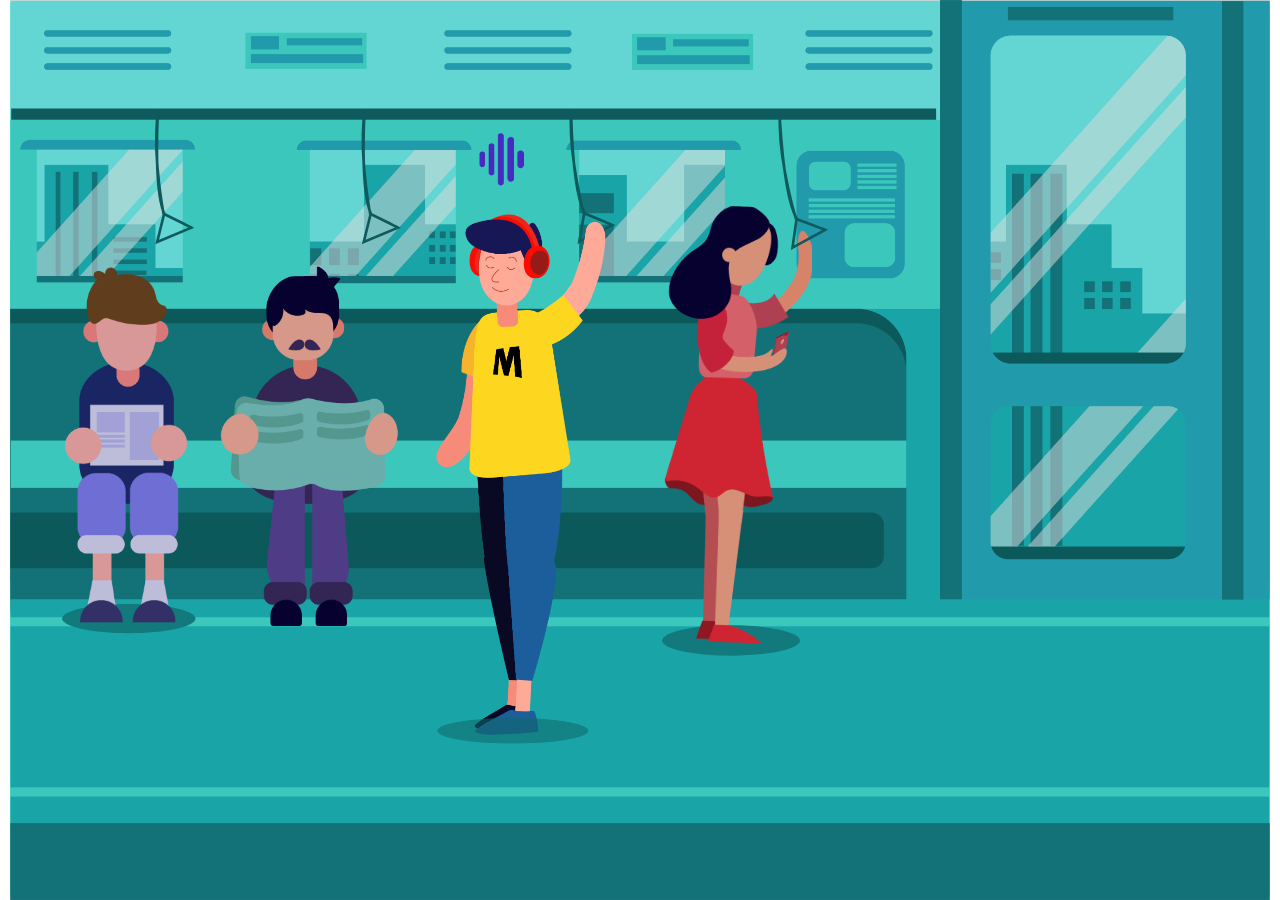
<file: scripts/NEW-S1/JSON/demo.html>
<html xmlns="http://www.w3.org/1999/xhtml">
<meta charset="UTF-8">
<head>
    <style>
        body{
            background-color:#fff;
            margin: 0px;
            height: 100%;
            overflow: hidden;
        }
        #lottie{
            background-color:#fff;
            width:100%;
            height:100%;
            display:block;
            overflow: hidden;
            transform: translate3d(0,0,0);
            text-align: center;
            opacity: 1;
        }

    </style>
</head>
<body>
<!-- build:scripto --><script>var a,b;"undefined"!=typeof navigator&&(a=window||{},b=function(window){"use strict";var svgNS="http://www.w3.org/2000/svg",locationHref="",initialDefaultFrame=-999999,subframeEnabled=!0,expressionsPlugin,isSafari=/^((?!chrome|android).)*safari/i.test(navigator.userAgent),cachedColors={},bm_rounder=Math.round,bm_rnd,bm_pow=Math.pow,bm_sqrt=Math.sqrt,bm_abs=Math.abs,bm_floor=Math.floor,bm_max=Math.max,bm_min=Math.min,blitter=10,BMMath={};function ProjectInterface(){return{}}!function(){var t,e=["abs","acos","acosh","asin","asinh","atan","atanh","atan2","ceil","cbrt","expm1","clz32","cos","cosh","exp","floor","fround","hypot","imul","log","log1p","log2","log10","max","min","pow","random","round","sign","sin","sinh","sqrt","tan","tanh","trunc","E","LN10","LN2","LOG10E","LOG2E","PI","SQRT1_2","SQRT2"],r=e.length;for(t=0;t<r;t+=1)BMMath[e[t]]=Math[e[t]]}(),BMMath.random=Math.random,BMMath.abs=function(t){if("object"===typeof t&&t.length){var e,r=createSizedArray(t.length),i=t.length;for(e=0;e<i;e+=1)r[e]=Math.abs(t[e]);return r}return Math.abs(t)};var defaultCurveSegments=150,degToRads=Math.PI/180,roundCorner=.5519;function roundValues(t){bm_rnd=t?Math.round:function(t){return t}}function styleDiv(t){t.style.position="absolute",t.style.top=0,t.style.left=0,t.style.display="block",t.style.transformOrigin=t.style.webkitTransformOrigin="0 0",t.style.backfaceVisibility=t.style.webkitBackfaceVisibility="visible",t.style.transformStyle=t.style.webkitTransformStyle=t.style.mozTransformStyle="preserve-3d"}function BMEnterFrameEvent(t,e,r,i){this.type=t,this.currentTime=e,this.totalTime=r,this.direction=i<0?-1:1}function BMCompleteEvent(t,e){this.type=t,this.direction=e<0?-1:1}function BMCompleteLoopEvent(t,e,r,i){this.type=t,this.currentLoop=r,this.totalLoops=e,this.direction=i<0?-1:1}function BMSegmentStartEvent(t,e,r){this.type=t,this.firstFrame=e,this.totalFrames=r}function BMDestroyEvent(t,e){this.type=t,this.target=e}roundValues(!1);var createElementID=(D=0,function(){return"__lottie_element_"+ ++D}),D;function HSVtoRGB(t,e,r){var i,s,a,n,o,h,l,p;switch(h=r*(1-e),l=r*(1-(o=6*t-(n=Math.floor(6*t)))*e),p=r*(1-(1-o)*e),n%6){case 0:i=r,s=p,a=h;break;case 1:i=l,s=r,a=h;break;case 2:i=h,s=r,a=p;break;case 3:i=h,s=l,a=r;break;case 4:i=p,s=h,a=r;break;case 5:i=r,s=h,a=l}return[i,s,a]}function RGBtoHSV(t,e,r){var i,s=Math.max(t,e,r),a=Math.min(t,e,r),n=s-a,o=0===s?0:n/s,h=s/255;switch(s){case a:i=0;break;case t:i=e-r+n*(e<r?6:0),i/=6*n;break;case e:i=r-t+2*n,i/=6*n;break;case r:i=t-e+4*n,i/=6*n}return[i,o,h]}function addSaturationToRGB(t,e){var r=RGBtoHSV(255*t[0],255*t[1],255*t[2]);return r[1]+=e,1<r[1]?r[1]=1:r[1]<=0&&(r[1]=0),HSVtoRGB(r[0],r[1],r[2])}function addBrightnessToRGB(t,e){var r=RGBtoHSV(255*t[0],255*t[1],255*t[2]);return r[2]+=e,1<r[2]?r[2]=1:r[2]<0&&(r[2]=0),HSVtoRGB(r[0],r[1],r[2])}function addHueToRGB(t,e){var r=RGBtoHSV(255*t[0],255*t[1],255*t[2]);return r[0]+=e/360,1<r[0]?r[0]-=1:r[0]<0&&(r[0]+=1),HSVtoRGB(r[0],r[1],r[2])}var rgbToHex=function(){var t,e,i=[];for(t=0;t<256;t+=1)e=t.toString(16),i[t]=1==e.length?"0"+e:e;return function(t,e,r){return t<0&&(t=0),e<0&&(e=0),r<0&&(r=0),"#"+i[t]+i[e]+i[r]}}();function BaseEvent(){}BaseEvent.prototype={triggerEvent:function(t,e){if(this._cbs[t])for(var r=this._cbs[t].length,i=0;i<r;i++)this._cbs[t][i](e)},addEventListener:function(t,e){return this._cbs[t]||(this._cbs[t]=[]),this._cbs[t].push(e),function(){this.removeEventListener(t,e)}.bind(this)},removeEventListener:function(t,e){if(e){if(this._cbs[t]){for(var r=0,i=this._cbs[t].length;r<i;)this._cbs[t][r]===e&&(this._cbs[t].splice(r,1),r-=1,i-=1),r+=1;this._cbs[t].length||(this._cbs[t]=null)}}else this._cbs[t]=null}};var createTypedArray="function"==typeof Uint8ClampedArray&&"function"==typeof Float32Array?function(t,e){return"float32"===t?new Float32Array(e):"int16"===t?new Int16Array(e):"uint8c"===t?new Uint8ClampedArray(e):void 0}:function(t,e){var r,i=0,s=[];switch(t){case"int16":case"uint8c":r=1;break;default:r=1.1}for(i=0;i<e;i+=1)s.push(r);return s};function createSizedArray(t){return Array.apply(null,{length:t})}function createNS(t){return document.createElementNS(svgNS,t)}function createTag(t){return document.createElement(t)}function DynamicPropertyContainer(){}DynamicPropertyContainer.prototype={addDynamicProperty:function(t){-1===this.dynamicProperties.indexOf(t)&&(this.dynamicProperties.push(t),this.container.addDynamicProperty(this),this._isAnimated=!0)},iterateDynamicProperties:function(){this._mdf=!1;var t,e=this.dynamicProperties.length;for(t=0;t<e;t+=1)this.dynamicProperties[t].getValue(),this.dynamicProperties[t]._mdf&&(this._mdf=!0)},initDynamicPropertyContainer:function(t){this.container=t,this.dynamicProperties=[],this._mdf=!1,this._isAnimated=!1}};var getBlendMode=(Ma={0:"source-over",1:"multiply",2:"screen",3:"overlay",4:"darken",5:"lighten",6:"color-dodge",7:"color-burn",8:"hard-light",9:"soft-light",10:"difference",11:"exclusion",12:"hue",13:"saturation",14:"color",15:"luminosity"},function(t){return Ma[t]||""}),Ma,Matrix=function(){var s=Math.cos,a=Math.sin,n=Math.tan,i=Math.round;function t(){return this.props[0]=1,this.props[1]=0,this.props[2]=0,this.props[3]=0,this.props[4]=0,this.props[5]=1,this.props[6]=0,this.props[7]=0,this.props[8]=0,this.props[9]=0,this.props[10]=1,this.props[11]=0,this.props[12]=0,this.props[13]=0,this.props[14]=0,this.props[15]=1,this}function e(t){if(0===t)return this;var e=s(t),r=a(t);return this._t(e,-r,0,0,r,e,0,0,0,0,1,0,0,0,0,1)}function r(t){if(0===t)return this;var e=s(t),r=a(t);return this._t(1,0,0,0,0,e,-r,0,0,r,e,0,0,0,0,1)}function o(t){if(0===t)return this;var e=s(t),r=a(t);return this._t(e,0,r,0,0,1,0,0,-r,0,e,0,0,0,0,1)}function h(t){if(0===t)return this;var e=s(t),r=a(t);return this._t(e,-r,0,0,r,e,0,0,0,0,1,0,0,0,0,1)}function l(t,e){return this._t(1,e,t,1,0,0)}function p(t,e){return this.shear(n(t),n(e))}function m(t,e){var r=s(e),i=a(e);return this._t(r,i,0,0,-i,r,0,0,0,0,1,0,0,0,0,1)._t(1,0,0,0,n(t),1,0,0,0,0,1,0,0,0,0,1)._t(r,-i,0,0,i,r,0,0,0,0,1,0,0,0,0,1)}function f(t,e,r){return r||0===r||(r=1),1===t&&1===e&&1===r?this:this._t(t,0,0,0,0,e,0,0,0,0,r,0,0,0,0,1)}function c(t,e,r,i,s,a,n,o,h,l,p,m,f,c,d,u){return this.props[0]=t,this.props[1]=e,this.props[2]=r,this.props[3]=i,this.props[4]=s,this.props[5]=a,this.props[6]=n,this.props[7]=o,this.props[8]=h,this.props[9]=l,this.props[10]=p,this.props[11]=m,this.props[12]=f,this.props[13]=c,this.props[14]=d,this.props[15]=u,this}function d(t,e,r){return r=r||0,0!==t||0!==e||0!==r?this._t(1,0,0,0,0,1,0,0,0,0,1,0,t,e,r,1):this}function u(t,e,r,i,s,a,n,o,h,l,p,m,f,c,d,u){var y=this.props;if(1===t&&0===e&&0===r&&0===i&&0===s&&1===a&&0===n&&0===o&&0===h&&0===l&&1===p&&0===m)return y[12]=y[12]*t+y[15]*f,y[13]=y[13]*a+y[15]*c,y[14]=y[14]*p+y[15]*d,y[15]=y[15]*u,this._identityCalculated=!1,this;var g=y[0],v=y[1],b=y[2],x=y[3],E=y[4],P=y[5],S=y[6],_=y[7],A=y[8],C=y[9],T=y[10],k=y[11],D=y[12],M=y[13],w=y[14],F=y[15];return y[0]=g*t+v*s+b*h+x*f,y[1]=g*e+v*a+b*l+x*c,y[2]=g*r+v*n+b*p+x*d,y[3]=g*i+v*o+b*m+x*u,y[4]=E*t+P*s+S*h+_*f,y[5]=E*e+P*a+S*l+_*c,y[6]=E*r+P*n+S*p+_*d,y[7]=E*i+P*o+S*m+_*u,y[8]=A*t+C*s+T*h+k*f,y[9]=A*e+C*a+T*l+k*c,y[10]=A*r+C*n+T*p+k*d,y[11]=A*i+C*o+T*m+k*u,y[12]=D*t+M*s+w*h+F*f,y[13]=D*e+M*a+w*l+F*c,y[14]=D*r+M*n+w*p+F*d,y[15]=D*i+M*o+w*m+F*u,this._identityCalculated=!1,this}function y(){return this._identityCalculated||(this._identity=!(1!==this.props[0]||0!==this.props[1]||0!==this.props[2]||0!==this.props[3]||0!==this.props[4]||1!==this.props[5]||0!==this.props[6]||0!==this.props[7]||0!==this.props[8]||0!==this.props[9]||1!==this.props[10]||0!==this.props[11]||0!==this.props[12]||0!==this.props[13]||0!==this.props[14]||1!==this.props[15]),this._identityCalculated=!0),this._identity}function g(t){for(var e=0;e<16;){if(t.props[e]!==this.props[e])return!1;e+=1}return!0}function v(t){var e;for(e=0;e<16;e+=1)t.props[e]=this.props[e]}function b(t){var e;for(e=0;e<16;e+=1)this.props[e]=t[e]}function x(t,e,r){return{x:t*this.props[0]+e*this.props[4]+r*this.props[8]+this.props[12],y:t*this.props[1]+e*this.props[5]+r*this.props[9]+this.props[13],z:t*this.props[2]+e*this.props[6]+r*this.props[10]+this.props[14]}}function E(t,e,r){return t*this.props[0]+e*this.props[4]+r*this.props[8]+this.props[12]}function P(t,e,r){return t*this.props[1]+e*this.props[5]+r*this.props[9]+this.props[13]}function S(t,e,r){return t*this.props[2]+e*this.props[6]+r*this.props[10]+this.props[14]}function _(t){var e=this.props[0]*this.props[5]-this.props[1]*this.props[4],r=this.props[5]/e,i=-this.props[1]/e,s=-this.props[4]/e,a=this.props[0]/e,n=(this.props[4]*this.props[13]-this.props[5]*this.props[12])/e,o=-(this.props[0]*this.props[13]-this.props[1]*this.props[12])/e;return[t[0]*r+t[1]*s+n,t[0]*i+t[1]*a+o,0]}function A(t){var e,r=t.length,i=[];for(e=0;e<r;e+=1)i[e]=_(t[e]);return i}function C(t,e,r){var i=createTypedArray("float32",6);if(this.isIdentity())i[0]=t[0],i[1]=t[1],i[2]=e[0],i[3]=e[1],i[4]=r[0],i[5]=r[1];else{var s=this.props[0],a=this.props[1],n=this.props[4],o=this.props[5],h=this.props[12],l=this.props[13];i[0]=t[0]*s+t[1]*n+h,i[1]=t[0]*a+t[1]*o+l,i[2]=e[0]*s+e[1]*n+h,i[3]=e[0]*a+e[1]*o+l,i[4]=r[0]*s+r[1]*n+h,i[5]=r[0]*a+r[1]*o+l}return i}function T(t,e,r){return this.isIdentity()?[t,e,r]:[t*this.props[0]+e*this.props[4]+r*this.props[8]+this.props[12],t*this.props[1]+e*this.props[5]+r*this.props[9]+this.props[13],t*this.props[2]+e*this.props[6]+r*this.props[10]+this.props[14]]}function k(t,e){if(this.isIdentity())return t+","+e;var r=this.props;return Math.round(100*(t*r[0]+e*r[4]+r[12]))/100+","+Math.round(100*(t*r[1]+e*r[5]+r[13]))/100}function D(){for(var t=0,e=this.props,r="matrix3d(";t<16;)r+=i(1e4*e[t])/1e4,r+=15===t?")":",",t+=1;return r}function M(t){return t<1e-6&&0<t||-1e-6<t&&t<0?i(1e4*t)/1e4:t}function w(){var t=this.props;return"matrix("+M(t[0])+","+M(t[1])+","+M(t[4])+","+M(t[5])+","+M(t[12])+","+M(t[13])+")"}return function(){this.reset=t,this.rotate=e,this.rotateX=r,this.rotateY=o,this.rotateZ=h,this.skew=p,this.skewFromAxis=m,this.shear=l,this.scale=f,this.setTransform=c,this.translate=d,this.transform=u,this.applyToPoint=x,this.applyToX=E,this.applyToY=P,this.applyToZ=S,this.applyToPointArray=T,this.applyToTriplePoints=C,this.applyToPointStringified=k,this.toCSS=D,this.to2dCSS=w,this.clone=v,this.cloneFromProps=b,this.equals=g,this.inversePoints=A,this.inversePoint=_,this._t=this.transform,this.isIdentity=y,this._identity=!0,this._identityCalculated=!1,this.props=createTypedArray("float32",16),this.reset()}}();!function(o,h){var l,p=this,m=256,f=6,c="random",d=h.pow(m,f),u=h.pow(2,52),y=2*u,g=m-1;function v(t){var e,r=t.length,n=this,i=0,s=n.i=n.j=0,a=n.S=[];for(r||(t=[r++]);i<m;)a[i]=i++;for(i=0;i<m;i++)a[i]=a[s=g&s+t[i%r]+(e=a[i])],a[s]=e;n.g=function(t){for(var e,r=0,i=n.i,s=n.j,a=n.S;t--;)e=a[i=g&i+1],r=r*m+a[g&(a[i]=a[s=g&s+e])+(a[s]=e)];return n.i=i,n.j=s,r}}function b(t,e){return e.i=t.i,e.j=t.j,e.S=t.S.slice(),e}function x(t,e){for(var r,i=t+"",s=0;s<i.length;)e[g&s]=g&(r^=19*e[g&s])+i.charCodeAt(s++);return E(e)}function E(t){return String.fromCharCode.apply(0,t)}h["seed"+c]=function(t,e,r){var i=[],s=x(function t(e,r){var i,s=[],a=typeof e;if(r&&"object"==a)for(i in e)try{s.push(t(e[i],r-1))}catch(t){}return s.length?s:"string"==a?e:e+"\0"}((e=!0===e?{entropy:!0}:e||{}).entropy?[t,E(o)]:null===t?function(){try{if(l)return E(l.randomBytes(m));var t=new Uint8Array(m);return(p.crypto||p.msCrypto).getRandomValues(t),E(t)}catch(t){var e=p.navigator,r=e&&e.plugins;return[+new Date,p,r,p.screen,E(o)]}}():t,3),i),a=new v(i),n=function(){for(var t=a.g(f),e=d,r=0;t<u;)t=(t+r)*m,e*=m,r=a.g(1);for(;y<=t;)t/=2,e/=2,r>>>=1;return(t+r)/e};return n.int32=function(){return 0|a.g(4)},n.quick=function(){return a.g(4)/4294967296},n.double=n,x(E(a.S),o),(e.pass||r||function(t,e,r,i){return i&&(i.S&&b(i,a),t.state=function(){return b(a,{})}),r?(h[c]=t,e):t})(n,s,"global"in e?e.global:this==h,e.state)},x(h.random(),o)}([],BMMath);var BezierFactory=function(){var t={getBezierEasing:function(t,e,r,i,s){var a=s||("bez_"+t+"_"+e+"_"+r+"_"+i).replace(/\./g,"p");if(o[a])return o[a];var n=new h([t,e,r,i]);return o[a]=n}},o={};var l=11,p=1/(l-1),e="function"==typeof Float32Array;function i(t,e){return 1-3*e+3*t}function s(t,e){return 3*e-6*t}function a(t){return 3*t}function m(t,e,r){return((i(e,r)*t+s(e,r))*t+a(e))*t}function f(t,e,r){return 3*i(e,r)*t*t+2*s(e,r)*t+a(e)}function h(t){this._p=t,this._mSampleValues=e?new Float32Array(l):new Array(l),this._precomputed=!1,this.get=this.get.bind(this)}return h.prototype={get:function(t){var e=this._p[0],r=this._p[1],i=this._p[2],s=this._p[3];return this._precomputed||this._precompute(),e===r&&i===s?t:0===t?0:1===t?1:m(this._getTForX(t),r,s)},_precompute:function(){var t=this._p[0],e=this._p[1],r=this._p[2],i=this._p[3];this._precomputed=!0,t===e&&r===i||this._calcSampleValues()},_calcSampleValues:function(){for(var t=this._p[0],e=this._p[2],r=0;r<l;++r)this._mSampleValues[r]=m(r*p,t,e)},_getTForX:function(t){for(var e=this._p[0],r=this._p[2],i=this._mSampleValues,s=0,a=1,n=l-1;a!==n&&i[a]<=t;++a)s+=p;var o=s+(t-i[--a])/(i[a+1]-i[a])*p,h=f(o,e,r);return.001<=h?function(t,e,r,i){for(var s=0;s<4;++s){var a=f(e,r,i);if(0===a)return e;e-=(m(e,r,i)-t)/a}return e}(t,o,e,r):0===h?o:function(t,e,r,i,s){for(var a,n,o=0;0<(a=m(n=e+(r-e)/2,i,s)-t)?r=n:e=n,1e-7<Math.abs(a)&&++o<10;);return n}(t,s,s+p,e,r)}},t}();function extendPrototype(t,e){var r,i,s=t.length;for(r=0;r<s;r+=1)for(var a in i=t[r].prototype)i.hasOwnProperty(a)&&(e.prototype[a]=i[a])}function getDescriptor(t,e){return Object.getOwnPropertyDescriptor(t,e)}function createProxyFunction(t){function e(){}return e.prototype=t,e}function bezFunction(){Math;function y(t,e,r,i,s,a){var n=t*i+e*s+r*a-s*i-a*t-r*e;return-.001<n&&n<.001}var p=function(t,e,r,i){var s,a,n,o,h,l,p=defaultCurveSegments,m=0,f=[],c=[],d=bezier_length_pool.newElement();for(n=r.length,s=0;s<p;s+=1){for(h=s/(p-1),a=l=0;a<n;a+=1)o=bm_pow(1-h,3)*t[a]+3*bm_pow(1-h,2)*h*r[a]+3*(1-h)*bm_pow(h,2)*i[a]+bm_pow(h,3)*e[a],f[a]=o,null!==c[a]&&(l+=bm_pow(f[a]-c[a],2)),c[a]=f[a];l&&(m+=l=bm_sqrt(l)),d.percents[s]=h,d.lengths[s]=m}return d.addedLength=m,d};function g(t){this.segmentLength=0,this.points=new Array(t)}function v(t,e){this.partialLength=t,this.point=e}var b,t=(b={},function(t,e,r,i){var s=(t[0]+"_"+t[1]+"_"+e[0]+"_"+e[1]+"_"+r[0]+"_"+r[1]+"_"+i[0]+"_"+i[1]).replace(/\./g,"p");if(!b[s]){var a,n,o,h,l,p,m,f=defaultCurveSegments,c=0,d=null;2===t.length&&(t[0]!=e[0]||t[1]!=e[1])&&y(t[0],t[1],e[0],e[1],t[0]+r[0],t[1]+r[1])&&y(t[0],t[1],e[0],e[1],e[0]+i[0],e[1]+i[1])&&(f=2);var u=new g(f);for(o=r.length,a=0;a<f;a+=1){for(m=createSizedArray(o),l=a/(f-1),n=p=0;n<o;n+=1)h=bm_pow(1-l,3)*t[n]+3*bm_pow(1-l,2)*l*(t[n]+r[n])+3*(1-l)*bm_pow(l,2)*(e[n]+i[n])+bm_pow(l,3)*e[n],m[n]=h,null!==d&&(p+=bm_pow(m[n]-d[n],2));c+=p=bm_sqrt(p),u.points[a]=new v(p,m),d=m}u.segmentLength=c,b[s]=u}return b[s]});function D(t,e){var r=e.percents,i=e.lengths,s=r.length,a=bm_floor((s-1)*t),n=t*e.addedLength,o=0;if(a===s-1||0===a||n===i[a])return r[a];for(var h=i[a]>n?-1:1,l=!0;l;)if(i[a]<=n&&i[a+1]>n?(o=(n-i[a])/(i[a+1]-i[a]),l=!1):a+=h,a<0||s-1<=a){if(a===s-1)return r[a];l=!1}return r[a]+(r[a+1]-r[a])*o}var M=createTypedArray("float32",8);return{getSegmentsLength:function(t){var e,r=segments_length_pool.newElement(),i=t.c,s=t.v,a=t.o,n=t.i,o=t._length,h=r.lengths,l=0;for(e=0;e<o-1;e+=1)h[e]=p(s[e],s[e+1],a[e],n[e+1]),l+=h[e].addedLength;return i&&o&&(h[e]=p(s[e],s[0],a[e],n[0]),l+=h[e].addedLength),r.totalLength=l,r},getNewSegment:function(t,e,r,i,s,a,n){var o,h=D(s=s<0?0:1<s?1:s,n),l=D(a=1<a?1:a,n),p=t.length,m=1-h,f=1-l,c=m*m*m,d=h*m*m*3,u=h*h*m*3,y=h*h*h,g=m*m*f,v=h*m*f+m*h*f+m*m*l,b=h*h*f+m*h*l+h*m*l,x=h*h*l,E=m*f*f,P=h*f*f+m*l*f+m*f*l,S=h*l*f+m*l*l+h*f*l,_=h*l*l,A=f*f*f,C=l*f*f+f*l*f+f*f*l,T=l*l*f+f*l*l+l*f*l,k=l*l*l;for(o=0;o<p;o+=1)M[4*o]=Math.round(1e3*(c*t[o]+d*r[o]+u*i[o]+y*e[o]))/1e3,M[4*o+1]=Math.round(1e3*(g*t[o]+v*r[o]+b*i[o]+x*e[o]))/1e3,M[4*o+2]=Math.round(1e3*(E*t[o]+P*r[o]+S*i[o]+_*e[o]))/1e3,M[4*o+3]=Math.round(1e3*(A*t[o]+C*r[o]+T*i[o]+k*e[o]))/1e3;return M},getPointInSegment:function(t,e,r,i,s,a){var n=D(s,a),o=1-n;return[Math.round(1e3*(o*o*o*t[0]+(n*o*o+o*n*o+o*o*n)*r[0]+(n*n*o+o*n*n+n*o*n)*i[0]+n*n*n*e[0]))/1e3,Math.round(1e3*(o*o*o*t[1]+(n*o*o+o*n*o+o*o*n)*r[1]+(n*n*o+o*n*n+n*o*n)*i[1]+n*n*n*e[1]))/1e3]},buildBezierData:t,pointOnLine2D:y,pointOnLine3D:function(t,e,r,i,s,a,n,o,h){if(0===r&&0===a&&0===h)return y(t,e,i,s,n,o);var l,p=Math.sqrt(Math.pow(i-t,2)+Math.pow(s-e,2)+Math.pow(a-r,2)),m=Math.sqrt(Math.pow(n-t,2)+Math.pow(o-e,2)+Math.pow(h-r,2)),f=Math.sqrt(Math.pow(n-i,2)+Math.pow(o-s,2)+Math.pow(h-a,2));return-1e-4<(l=m<p?f<p?p-m-f:f-m-p:m<f?f-m-p:m-p-f)&&l<1e-4}}}!function(){for(var a=0,t=["ms","moz","webkit","o"],e=0;e<t.length&&!window.requestAnimationFrame;++e)window.requestAnimationFrame=window[t[e]+"RequestAnimationFrame"],window.cancelAnimationFrame=window[t[e]+"CancelAnimationFrame"]||window[t[e]+"CancelRequestAnimationFrame"];window.requestAnimationFrame||(window.requestAnimationFrame=function(t,e){var r=(new Date).getTime(),i=Math.max(0,16-(r-a)),s=setTimeout(function(){t(r+i)},i);return a=r+i,s}),window.cancelAnimationFrame||(window.cancelAnimationFrame=function(t){clearTimeout(t)})}();var bez=bezFunction();function dataFunctionManager(){function c(t,e){for(var r=0,i=e.length;r<i;){if(e[r].id===t)return e[r].layers.__used?JSON.parse(JSON.stringify(e[r].layers)):(e[r].layers.__used=!0,e[r].layers);r+=1}}function d(t){var e,r,i;for(e=t.length-1;0<=e;e-=1)if("sh"==t[e].ty){if(t[e].ks.k.i)u(t[e].ks.k);else for(i=t[e].ks.k.length,r=0;r<i;r+=1)t[e].ks.k[r].s&&u(t[e].ks.k[r].s[0]),t[e].ks.k[r].e&&u(t[e].ks.k[r].e[0]);!0}else"gr"==t[e].ty&&d(t[e].it)}function u(t){var e,r=t.i.length;for(e=0;e<r;e+=1)t.i[e][0]+=t.v[e][0],t.i[e][1]+=t.v[e][1],t.o[e][0]+=t.v[e][0],t.o[e][1]+=t.v[e][1]}function o(t,e){var r=e?e.split("."):[100,100,100];return t[0]>r[0]||!(r[0]>t[0])&&(t[1]>r[1]||!(r[1]>t[1])&&(t[2]>r[2]||!(r[2]>t[2])&&void 0))}var h,r=function(){var i=[4,4,14];function s(t){var e,r,i,s=t.length;for(e=0;e<s;e+=1)5===t[e].ty&&(r=t[e],void 0,i=r.t.d,r.t.d={k:[{s:i,t:0}]})}return function(t){if(o(i,t.v)&&(s(t.layers),t.assets)){var e,r=t.assets.length;for(e=0;e<r;e+=1)t.assets[e].layers&&s(t.assets[e].layers)}}}(),i=(h=[4,7,99],function(t){if(t.chars&&!o(h,t.v)){var e,r,i,s,a,n=t.chars.length;for(e=0;e<n;e+=1)if(t.chars[e].data&&t.chars[e].data.shapes)for(i=(a=t.chars[e].data.shapes[0].it).length,r=0;r<i;r+=1)(s=a[r].ks.k).__converted||(u(a[r].ks.k),s.__converted=!0)}}),s=function(){var i=[4,1,9];function a(t){var e,r,i,s=t.length;for(e=0;e<s;e+=1)if("gr"===t[e].ty)a(t[e].it);else if("fl"===t[e].ty||"st"===t[e].ty)if(t[e].c.k&&t[e].c.k[0].i)for(i=t[e].c.k.length,r=0;r<i;r+=1)t[e].c.k[r].s&&(t[e].c.k[r].s[0]/=255,t[e].c.k[r].s[1]/=255,t[e].c.k[r].s[2]/=255,t[e].c.k[r].s[3]/=255),t[e].c.k[r].e&&(t[e].c.k[r].e[0]/=255,t[e].c.k[r].e[1]/=255,t[e].c.k[r].e[2]/=255,t[e].c.k[r].e[3]/=255);else t[e].c.k[0]/=255,t[e].c.k[1]/=255,t[e].c.k[2]/=255,t[e].c.k[3]/=255}function s(t){var e,r=t.length;for(e=0;e<r;e+=1)4===t[e].ty&&a(t[e].shapes)}return function(t){if(o(i,t.v)&&(s(t.layers),t.assets)){var e,r=t.assets.length;for(e=0;e<r;e+=1)t.assets[e].layers&&s(t.assets[e].layers)}}}(),a=function(){var i=[4,4,18];function l(t){var e,r,i;for(e=t.length-1;0<=e;e-=1)if("sh"==t[e].ty){if(t[e].ks.k.i)t[e].ks.k.c=t[e].closed;else for(i=t[e].ks.k.length,r=0;r<i;r+=1)t[e].ks.k[r].s&&(t[e].ks.k[r].s[0].c=t[e].closed),t[e].ks.k[r].e&&(t[e].ks.k[r].e[0].c=t[e].closed);!0}else"gr"==t[e].ty&&l(t[e].it)}function s(t){var e,r,i,s,a,n,o=t.length;for(r=0;r<o;r+=1){if((e=t[r]).hasMask){var h=e.masksProperties;for(s=h.length,i=0;i<s;i+=1)if(h[i].pt.k.i)h[i].pt.k.c=h[i].cl;else for(n=h[i].pt.k.length,a=0;a<n;a+=1)h[i].pt.k[a].s&&(h[i].pt.k[a].s[0].c=h[i].cl),h[i].pt.k[a].e&&(h[i].pt.k[a].e[0].c=h[i].cl)}4===e.ty&&l(e.shapes)}}return function(t){if(o(i,t.v)&&(s(t.layers),t.assets)){var e,r=t.assets.length;for(e=0;e<r;e+=1)t.assets[e].layers&&s(t.assets[e].layers)}}}();var t={};return t.completeData=function(t,e){t.__complete||(s(t),r(t),i(t),a(t),function t(e,r,i){var s,a,n,o,h,l,p,m=e.length;for(a=0;a<m;a+=1)if("ks"in(s=e[a])&&!s.completed){if(s.completed=!0,s.tt&&(e[a-1].td=s.tt),s.hasMask){var f=s.masksProperties;for(o=f.length,n=0;n<o;n+=1)if(f[n].pt.k.i)u(f[n].pt.k);else for(l=f[n].pt.k.length,h=0;h<l;h+=1)f[n].pt.k[h].s&&u(f[n].pt.k[h].s[0]),f[n].pt.k[h].e&&u(f[n].pt.k[h].e[0])}0===s.ty?(s.layers=c(s.refId,r),t(s.layers,r,i)):4===s.ty?d(s.shapes):5==s.ty&&(0!==(p=s).t.a.length||"m"in p.t.p||(p.singleShape=!0))}}(t.layers,t.assets,e),t.__complete=!0)},t}var dataManager=dataFunctionManager(),FontManager=function(){var a={w:0,size:0,shapes:[]},t=[];function u(t,e){var r=createTag("span");r.style.fontFamily=e;var i=createTag("span");i.innerHTML="giItT1WQy@!-/#",r.style.position="absolute",r.style.left="-10000px",r.style.top="-10000px",r.style.fontSize="300px",r.style.fontVariant="normal",r.style.fontStyle="normal",r.style.fontWeight="normal",r.style.letterSpacing="0",r.appendChild(i),document.body.appendChild(r);var s=i.offsetWidth;return i.style.fontFamily=t+", "+e,{node:i,w:s,parent:r}}t=t.concat([2304,2305,2306,2307,2362,2363,2364,2364,2366,2367,2368,2369,2370,2371,2372,2373,2374,2375,2376,2377,2378,2379,2380,2381,2382,2383,2387,2388,2389,2390,2391,2402,2403]);var e=function(){this.fonts=[],this.chars=null,this.typekitLoaded=0,this.isLoaded=!1,this.initTime=Date.now()};return e.getCombinedCharacterCodes=function(){return t},e.prototype.addChars=function(t){if(t){this.chars||(this.chars=[]);var e,r,i,s=t.length,a=this.chars.length;for(e=0;e<s;e+=1){for(r=0,i=!1;r<a;)this.chars[r].style===t[e].style&&this.chars[r].fFamily===t[e].fFamily&&this.chars[r].ch===t[e].ch&&(i=!0),r+=1;i||(this.chars.push(t[e]),a+=1)}}},e.prototype.addFonts=function(t,e){if(t){if(this.chars)return this.isLoaded=!0,void(this.fonts=t.list);var r,i,s,a,n=t.list,o=n.length,h=o;for(r=0;r<o;r+=1){var l,p,m=!0;if(n[r].loaded=!1,n[r].monoCase=u(n[r].fFamily,"monospace"),n[r].sansCase=u(n[r].fFamily,"sans-serif"),n[r].fPath){if("p"===n[r].fOrigin||3===n[r].origin){if(0<(l=document.querySelectorAll('style[f-forigin="p"][f-family="'+n[r].fFamily+'"], style[f-origin="3"][f-family="'+n[r].fFamily+'"]')).length&&(m=!1),m){var f=createTag("style");f.setAttribute("f-forigin",n[r].fOrigin),f.setAttribute("f-origin",n[r].origin),f.setAttribute("f-family",n[r].fFamily),f.type="text/css",f.innerHTML="@font-face {font-family: "+n[r].fFamily+"; font-style: normal; src: url('"+n[r].fPath+"');}",e.appendChild(f)}}else if("g"===n[r].fOrigin||1===n[r].origin){for(l=document.querySelectorAll('link[f-forigin="g"], link[f-origin="1"]'),p=0;p<l.length;p++)-1!==l[p].href.indexOf(n[r].fPath)&&(m=!1);if(m){var c=createTag("link");c.setAttribute("f-forigin",n[r].fOrigin),c.setAttribute("f-origin",n[r].origin),c.type="text/css",c.rel="stylesheet",c.href=n[r].fPath,document.body.appendChild(c)}}else if("t"===n[r].fOrigin||2===n[r].origin){for(l=document.querySelectorAll('script[f-forigin="t"], script[f-origin="2"]'),p=0;p<l.length;p++)n[r].fPath===l[p].src&&(m=!1);if(m){var d=createTag("link");d.setAttribute("f-forigin",n[r].fOrigin),d.setAttribute("f-origin",n[r].origin),d.setAttribute("rel","stylesheet"),d.setAttribute("href",n[r].fPath),e.appendChild(d)}}}else n[r].loaded=!0,h-=1;n[r].helper=(i=e,s=n[r],a=void 0,(a=createNS("text")).style.fontSize="100px",a.setAttribute("font-family",s.fFamily),a.setAttribute("font-style",s.fStyle),a.setAttribute("font-weight",s.fWeight),a.textContent="1",s.fClass?(a.style.fontFamily="inherit",a.setAttribute("class",s.fClass)):a.style.fontFamily=s.fFamily,i.appendChild(a),createTag("canvas").getContext("2d").font=s.fWeight+" "+s.fStyle+" 100px "+s.fFamily,a),n[r].cache={},this.fonts.push(n[r])}0===h?this.isLoaded=!0:setTimeout(this.checkLoadedFonts.bind(this),100)}else this.isLoaded=!0},e.prototype.getCharData=function(t,e,r){for(var i=0,s=this.chars.length;i<s;){if(this.chars[i].ch===t&&this.chars[i].style===e&&this.chars[i].fFamily===r)return this.chars[i];i+=1}return console&&console.warn&&console.warn("Missing character from exported characters list: ",t,e,r),a},e.prototype.getFontByName=function(t){for(var e=0,r=this.fonts.length;e<r;){if(this.fonts[e].fName===t)return this.fonts[e];e+=1}return this.fonts[0]},e.prototype.measureText=function(t,e,r){var i=this.getFontByName(e),s=t.charCodeAt(0);if(!i.cache[s+1]){var a=i.helper;if(" "===t){a.textContent="|"+t+"|";var n=a.getComputedTextLength();a.textContent="||";var o=a.getComputedTextLength();i.cache[s+1]=(n-o)/100}else a.textContent=t,i.cache[s+1]=a.getComputedTextLength()/100}return i.cache[s+1]*r},e.prototype.checkLoadedFonts=function(){var t,e,r,i=this.fonts.length,s=i;for(t=0;t<i;t+=1)this.fonts[t].loaded?s-=1:"n"===this.fonts[t].fOrigin||0===this.fonts[t].origin?this.fonts[t].loaded=!0:(e=this.fonts[t].monoCase.node,r=this.fonts[t].monoCase.w,e.offsetWidth!==r?(s-=1,this.fonts[t].loaded=!0):(e=this.fonts[t].sansCase.node,r=this.fonts[t].sansCase.w,e.offsetWidth!==r&&(s-=1,this.fonts[t].loaded=!0)),this.fonts[t].loaded&&(this.fonts[t].sansCase.parent.parentNode.removeChild(this.fonts[t].sansCase.parent),this.fonts[t].monoCase.parent.parentNode.removeChild(this.fonts[t].monoCase.parent)));0!==s&&Date.now()-this.initTime<5e3?setTimeout(this.checkLoadedFonts.bind(this),20):setTimeout(function(){this.isLoaded=!0}.bind(this),0)},e.prototype.loaded=function(){return this.isLoaded},e}(),PropertyFactory=function(){var m=initialDefaultFrame,s=Math.abs;function f(t,e){var r,i=this.offsetTime;"multidimensional"===this.propType&&(r=createTypedArray("float32",this.pv.length));for(var s,a,n,o,h,l,p,m,f=e.lastIndex,c=f,d=this.keyframes.length-1,u=!0;u;){if(s=this.keyframes[c],a=this.keyframes[c+1],c===d-1&&t>=a.t-i){s.h&&(s=a),f=0;break}if(a.t-i>t){f=c;break}c<d-1?c+=1:(f=0,u=!1)}var y,g,v,b,x,E,P,S,_,A,C=a.t-i,T=s.t-i;if(s.to){s.bezierData||(s.bezierData=bez.buildBezierData(s.s,a.s||s.e,s.to,s.ti));var k=s.bezierData;if(C<=t||t<T){var D=C<=t?k.points.length-1:0;for(o=k.points[D].point.length,n=0;n<o;n+=1)r[n]=k.points[D].point[n]}else{s.__fnct?m=s.__fnct:(m=BezierFactory.getBezierEasing(s.o.x,s.o.y,s.i.x,s.i.y,s.n).get,s.__fnct=m),h=m((t-T)/(C-T));var M,w=k.segmentLength*h,F=e.lastFrame<t&&e._lastKeyframeIndex===c?e._lastAddedLength:0;for(p=e.lastFrame<t&&e._lastKeyframeIndex===c?e._lastPoint:0,u=!0,l=k.points.length;u;){if(F+=k.points[p].partialLength,0===w||0===h||p===k.points.length-1){for(o=k.points[p].point.length,n=0;n<o;n+=1)r[n]=k.points[p].point[n];break}if(F<=w&&w<F+k.points[p+1].partialLength){for(M=(w-F)/k.points[p+1].partialLength,o=k.points[p].point.length,n=0;n<o;n+=1)r[n]=k.points[p].point[n]+(k.points[p+1].point[n]-k.points[p].point[n])*M;break}p<l-1?p+=1:u=!1}e._lastPoint=p,e._lastAddedLength=F-k.points[p].partialLength,e._lastKeyframeIndex=c}}else{var I,V,R,B,L;if(d=s.s.length,y=a.s||s.e,this.sh&&1!==s.h)if(C<=t)r[0]=y[0],r[1]=y[1],r[2]=y[2];else if(t<=T)r[0]=s.s[0],r[1]=s.s[1],r[2]=s.s[2];else{var G=N(s.s),z=N(y);g=r,v=function(t,e,r){var i,s,a,n,o,h=[],l=t[0],p=t[1],m=t[2],f=t[3],c=e[0],d=e[1],u=e[2],y=e[3];(s=l*c+p*d+m*u+f*y)<0&&(s=-s,c=-c,d=-d,u=-u,y=-y);o=1e-6<1-s?(i=Math.acos(s),a=Math.sin(i),n=Math.sin((1-r)*i)/a,Math.sin(r*i)/a):(n=1-r,r);return h[0]=n*l+o*c,h[1]=n*p+o*d,h[2]=n*m+o*u,h[3]=n*f+o*y,h}(G,z,(t-T)/(C-T)),b=v[0],x=v[1],E=v[2],P=v[3],S=Math.atan2(2*x*P-2*b*E,1-2*x*x-2*E*E),_=Math.asin(2*b*x+2*E*P),A=Math.atan2(2*b*P-2*x*E,1-2*b*b-2*E*E),g[0]=S/degToRads,g[1]=_/degToRads,g[2]=A/degToRads}else for(c=0;c<d;c+=1)1!==s.h&&(h=C<=t?1:t<T?0:(s.o.x.constructor===Array?(s.__fnct||(s.__fnct=[]),s.__fnct[c]?m=s.__fnct[c]:(I=void 0===s.o.x[c]?s.o.x[0]:s.o.x[c],V=void 0===s.o.y[c]?s.o.y[0]:s.o.y[c],R=void 0===s.i.x[c]?s.i.x[0]:s.i.x[c],B=void 0===s.i.y[c]?s.i.y[0]:s.i.y[c],m=BezierFactory.getBezierEasing(I,V,R,B).get,s.__fnct[c]=m)):s.__fnct?m=s.__fnct:(I=s.o.x,V=s.o.y,R=s.i.x,B=s.i.y,m=BezierFactory.getBezierEasing(I,V,R,B).get,s.__fnct=m),m((t-T)/(C-T)))),y=a.s||s.e,L=1===s.h?s.s[c]:s.s[c]+(y[c]-s.s[c])*h,1===d?r=L:r[c]=L}return e.lastIndex=f,r}function N(t){var e=t[0]*degToRads,r=t[1]*degToRads,i=t[2]*degToRads,s=Math.cos(e/2),a=Math.cos(r/2),n=Math.cos(i/2),o=Math.sin(e/2),h=Math.sin(r/2),l=Math.sin(i/2);return[o*h*n+s*a*l,o*a*n+s*h*l,s*h*n-o*a*l,s*a*n-o*h*l]}function c(){var t=this.comp.renderedFrame-this.offsetTime,e=this.keyframes[0].t-this.offsetTime,r=this.keyframes[this.keyframes.length-1].t-this.offsetTime;if(!(t===this._caching.lastFrame||this._caching.lastFrame!==m&&(this._caching.lastFrame>=r&&r<=t||this._caching.lastFrame<e&&t<e))){this._caching.lastFrame>=t&&(this._caching._lastKeyframeIndex=-1,this._caching.lastIndex=0);var i=this.interpolateValue(t,this._caching);this.pv=i}return this._caching.lastFrame=t,this.pv}function d(t){var e;if("unidimensional"===this.propType)e=t*this.mult,1e-5<s(this.v-e)&&(this.v=e,this._mdf=!0);else for(var r=0,i=this.v.length;r<i;)e=t[r]*this.mult,1e-5<s(this.v[r]-e)&&(this.v[r]=e,this._mdf=!0),r+=1}function u(){if(this.elem.globalData.frameId!==this.frameId&&this.effectsSequence.length)if(this.lock)this.setVValue(this.pv);else{this.lock=!0,this._mdf=this._isFirstFrame;var t,e=this.effectsSequence.length,r=this.kf?this.pv:this.data.k;for(t=0;t<e;t+=1)r=this.effectsSequence[t](r);this.setVValue(r),this._isFirstFrame=!1,this.lock=!1,this.frameId=this.elem.globalData.frameId}}function y(t){this.effectsSequence.push(t),this.container.addDynamicProperty(this)}function n(t,e,r,i){this.propType="unidimensional",this.mult=r||1,this.data=e,this.v=r?e.k*r:e.k,this.pv=e.k,this._mdf=!1,this.elem=t,this.container=i,this.comp=t.comp,this.k=!1,this.kf=!1,this.vel=0,this.effectsSequence=[],this._isFirstFrame=!0,this.getValue=u,this.setVValue=d,this.addEffect=y}function o(t,e,r,i){this.propType="multidimensional",this.mult=r||1,this.data=e,this._mdf=!1,this.elem=t,this.container=i,this.comp=t.comp,this.k=!1,this.kf=!1,this.frameId=-1;var s,a=e.k.length;this.v=createTypedArray("float32",a),this.pv=createTypedArray("float32",a);createTypedArray("float32",a);for(this.vel=createTypedArray("float32",a),s=0;s<a;s+=1)this.v[s]=e.k[s]*this.mult,this.pv[s]=e.k[s];this._isFirstFrame=!0,this.effectsSequence=[],this.getValue=u,this.setVValue=d,this.addEffect=y}function h(t,e,r,i){this.propType="unidimensional",this.keyframes=e.k,this.offsetTime=t.data.st,this.frameId=-1,this._caching={lastFrame:m,lastIndex:0,value:0,_lastKeyframeIndex:-1},this.k=!0,this.kf=!0,this.data=e,this.mult=r||1,this.elem=t,this.container=i,this.comp=t.comp,this.v=m,this.pv=m,this._isFirstFrame=!0,this.getValue=u,this.setVValue=d,this.interpolateValue=f,this.effectsSequence=[c.bind(this)],this.addEffect=y}function l(t,e,r,i){this.propType="multidimensional";var s,a,n,o,h,l=e.k.length;for(s=0;s<l-1;s+=1)e.k[s].to&&e.k[s].s&&e.k[s].e&&(a=e.k[s].s,n=e.k[s].e,o=e.k[s].to,h=e.k[s].ti,(2===a.length&&(a[0]!==n[0]||a[1]!==n[1])&&bez.pointOnLine2D(a[0],a[1],n[0],n[1],a[0]+o[0],a[1]+o[1])&&bez.pointOnLine2D(a[0],a[1],n[0],n[1],n[0]+h[0],n[1]+h[1])||3===a.length&&(a[0]!==n[0]||a[1]!==n[1]||a[2]!==n[2])&&bez.pointOnLine3D(a[0],a[1],a[2],n[0],n[1],n[2],a[0]+o[0],a[1]+o[1],a[2]+o[2])&&bez.pointOnLine3D(a[0],a[1],a[2],n[0],n[1],n[2],n[0]+h[0],n[1]+h[1],n[2]+h[2]))&&(e.k[s].to=null,e.k[s].ti=null),a[0]===n[0]&&a[1]===n[1]&&0===o[0]&&0===o[1]&&0===h[0]&&0===h[1]&&(2===a.length||a[2]===n[2]&&0===o[2]&&0===h[2])&&(e.k[s].to=null,e.k[s].ti=null));this.effectsSequence=[c.bind(this)],this.keyframes=e.k,this.offsetTime=t.data.st,this.k=!0,this.kf=!0,this._isFirstFrame=!0,this.mult=r||1,this.elem=t,this.container=i,this.comp=t.comp,this.getValue=u,this.setVValue=d,this.interpolateValue=f,this.frameId=-1;var p=e.k[0].s.length;for(this.v=createTypedArray("float32",p),this.pv=createTypedArray("float32",p),s=0;s<p;s+=1)this.v[s]=m,this.pv[s]=m;this._caching={lastFrame:m,lastIndex:0,value:createTypedArray("float32",p)},this.addEffect=y}return{getProp:function(t,e,r,i,s){var a;if(e.k.length)if("number"==typeof e.k[0])a=new o(t,e,i,s);else switch(r){case 0:a=new h(t,e,i,s);break;case 1:a=new l(t,e,i,s)}else a=new n(t,e,i,s);return a.effectsSequence.length&&s.addDynamicProperty(a),a}}}(),TransformPropertyFactory=function(){function i(t,e,r){if(this.elem=t,this.frameId=-1,this.propType="transform",this.data=e,this.v=new Matrix,this.pre=new Matrix,this.appliedTransformations=0,this.initDynamicPropertyContainer(r||t),e.p&&e.p.s?(this.px=PropertyFactory.getProp(t,e.p.x,0,0,this),this.py=PropertyFactory.getProp(t,e.p.y,0,0,this),e.p.z&&(this.pz=PropertyFactory.getProp(t,e.p.z,0,0,this))):this.p=PropertyFactory.getProp(t,e.p||{k:[0,0,0]},1,0,this),e.rx){if(this.rx=PropertyFactory.getProp(t,e.rx,0,degToRads,this),this.ry=PropertyFactory.getProp(t,e.ry,0,degToRads,this),this.rz=PropertyFactory.getProp(t,e.rz,0,degToRads,this),e.or.k[0].ti){var i,s=e.or.k.length;for(i=0;i<s;i+=1)e.or.k[i].to=e.or.k[i].ti=null}this.or=PropertyFactory.getProp(t,e.or,1,degToRads,this),this.or.sh=!0}else this.r=PropertyFactory.getProp(t,e.r||{k:0},0,degToRads,this);e.sk&&(this.sk=PropertyFactory.getProp(t,e.sk,0,degToRads,this),this.sa=PropertyFactory.getProp(t,e.sa,0,degToRads,this)),this.a=PropertyFactory.getProp(t,e.a||{k:[0,0,0]},1,0,this),this.s=PropertyFactory.getProp(t,e.s||{k:[100,100,100]},1,.01,this),e.o?this.o=PropertyFactory.getProp(t,e.o,0,.01,t):this.o={_mdf:!1,v:1},this._isDirty=!0,this.dynamicProperties.length||this.getValue(!0)}return i.prototype={applyToMatrix:function(t){var e=this._mdf;this.iterateDynamicProperties(),this._mdf=this._mdf||e,this.a&&t.translate(-this.a.v[0],-this.a.v[1],this.a.v[2]),this.s&&t.scale(this.s.v[0],this.s.v[1],this.s.v[2]),this.sk&&t.skewFromAxis(-this.sk.v,this.sa.v),this.r?t.rotate(-this.r.v):t.rotateZ(-this.rz.v).rotateY(this.ry.v).rotateX(this.rx.v).rotateZ(-this.or.v[2]).rotateY(this.or.v[1]).rotateX(this.or.v[0]),this.data.p.s?this.data.p.z?t.translate(this.px.v,this.py.v,-this.pz.v):t.translate(this.px.v,this.py.v,0):t.translate(this.p.v[0],this.p.v[1],-this.p.v[2])},getValue:function(t){if(this.elem.globalData.frameId!==this.frameId){if(this._isDirty&&(this.precalculateMatrix(),this._isDirty=!1),this.iterateDynamicProperties(),this._mdf||t){if(this.v.cloneFromProps(this.pre.props),this.appliedTransformations<1&&this.v.translate(-this.a.v[0],-this.a.v[1],this.a.v[2]),this.appliedTransformations<2&&this.v.scale(this.s.v[0],this.s.v[1],this.s.v[2]),this.sk&&this.appliedTransformations<3&&this.v.skewFromAxis(-this.sk.v,this.sa.v),this.r&&this.appliedTransformations<4?this.v.rotate(-this.r.v):!this.r&&this.appliedTransformations<4&&this.v.rotateZ(-this.rz.v).rotateY(this.ry.v).rotateX(this.rx.v).rotateZ(-this.or.v[2]).rotateY(this.or.v[1]).rotateX(this.or.v[0]),this.autoOriented){var e,r,i=this.elem.globalData.frameRate;if(this.p&&this.p.keyframes&&this.p.getValueAtTime)r=this.p._caching.lastFrame+this.p.offsetTime<=this.p.keyframes[0].t?(e=this.p.getValueAtTime((this.p.keyframes[0].t+.01)/i,0),this.p.getValueAtTime(this.p.keyframes[0].t/i,0)):this.p._caching.lastFrame+this.p.offsetTime>=this.p.keyframes[this.p.keyframes.length-1].t?(e=this.p.getValueAtTime(this.p.keyframes[this.p.keyframes.length-1].t/i,0),this.p.getValueAtTime((this.p.keyframes[this.p.keyframes.length-1].t-.01)/i,0)):(e=this.p.pv,this.p.getValueAtTime((this.p._caching.lastFrame+this.p.offsetTime-.01)/i,this.p.offsetTime));else if(this.px&&this.px.keyframes&&this.py.keyframes&&this.px.getValueAtTime&&this.py.getValueAtTime){e=[],r=[];var s=this.px,a=this.py;s._caching.lastFrame+s.offsetTime<=s.keyframes[0].t?(e[0]=s.getValueAtTime((s.keyframes[0].t+.01)/i,0),e[1]=a.getValueAtTime((a.keyframes[0].t+.01)/i,0),r[0]=s.getValueAtTime(s.keyframes[0].t/i,0),r[1]=a.getValueAtTime(a.keyframes[0].t/i,0)):s._caching.lastFrame+s.offsetTime>=s.keyframes[s.keyframes.length-1].t?(e[0]=s.getValueAtTime(s.keyframes[s.keyframes.length-1].t/i,0),e[1]=a.getValueAtTime(a.keyframes[a.keyframes.length-1].t/i,0),r[0]=s.getValueAtTime((s.keyframes[s.keyframes.length-1].t-.01)/i,0),r[1]=a.getValueAtTime((a.keyframes[a.keyframes.length-1].t-.01)/i,0)):(e=[s.pv,a.pv],r[0]=s.getValueAtTime((s._caching.lastFrame+s.offsetTime-.01)/i,s.offsetTime),r[1]=a.getValueAtTime((a._caching.lastFrame+a.offsetTime-.01)/i,a.offsetTime))}this.v.rotate(-Math.atan2(e[1]-r[1],e[0]-r[0]))}this.data.p&&this.data.p.s?this.data.p.z?this.v.translate(this.px.v,this.py.v,-this.pz.v):this.v.translate(this.px.v,this.py.v,0):this.v.translate(this.p.v[0],this.p.v[1],-this.p.v[2])}this.frameId=this.elem.globalData.frameId}},precalculateMatrix:function(){if(!this.a.k&&(this.pre.translate(-this.a.v[0],-this.a.v[1],this.a.v[2]),this.appliedTransformations=1,!this.s.effectsSequence.length)){if(this.pre.scale(this.s.v[0],this.s.v[1],this.s.v[2]),this.appliedTransformations=2,this.sk){if(this.sk.effectsSequence.length||this.sa.effectsSequence.length)return;this.pre.skewFromAxis(-this.sk.v,this.sa.v),this.appliedTransformations=3}if(this.r){if(this.r.effectsSequence.length)return;this.pre.rotate(-this.r.v),this.appliedTransformations=4}else this.rz.effectsSequence.length||this.ry.effectsSequence.length||this.rx.effectsSequence.length||this.or.effectsSequence.length||(this.pre.rotateZ(-this.rz.v).rotateY(this.ry.v).rotateX(this.rx.v).rotateZ(-this.or.v[2]).rotateY(this.or.v[1]).rotateX(this.or.v[0]),this.appliedTransformations=4)}},autoOrient:function(){}},extendPrototype([DynamicPropertyContainer],i),i.prototype.addDynamicProperty=function(t){this._addDynamicProperty(t),this.elem.addDynamicProperty(t),this._isDirty=!0},i.prototype._addDynamicProperty=DynamicPropertyContainer.prototype.addDynamicProperty,{getTransformProperty:function(t,e,r){return new i(t,e,r)}}}();function ShapePath(){this.c=!1,this._length=0,this._maxLength=8,this.v=createSizedArray(this._maxLength),this.o=createSizedArray(this._maxLength),this.i=createSizedArray(this._maxLength)}ShapePath.prototype.setPathData=function(t,e){this.c=t,this.setLength(e);for(var r=0;r<e;)this.v[r]=point_pool.newElement(),this.o[r]=point_pool.newElement(),this.i[r]=point_pool.newElement(),r+=1},ShapePath.prototype.setLength=function(t){for(;this._maxLength<t;)this.doubleArrayLength();this._length=t},ShapePath.prototype.doubleArrayLength=function(){this.v=this.v.concat(createSizedArray(this._maxLength)),this.i=this.i.concat(createSizedArray(this._maxLength)),this.o=this.o.concat(createSizedArray(this._maxLength)),this._maxLength*=2},ShapePath.prototype.setXYAt=function(t,e,r,i,s){var a;switch(this._length=Math.max(this._length,i+1),this._length>=this._maxLength&&this.doubleArrayLength(),r){case"v":a=this.v;break;case"i":a=this.i;break;case"o":a=this.o}(!a[i]||a[i]&&!s)&&(a[i]=point_pool.newElement()),a[i][0]=t,a[i][1]=e},ShapePath.prototype.setTripleAt=function(t,e,r,i,s,a,n,o){this.setXYAt(t,e,"v",n,o),this.setXYAt(r,i,"o",n,o),this.setXYAt(s,a,"i",n,o)},ShapePath.prototype.reverse=function(){var t=new ShapePath;t.setPathData(this.c,this._length);var e=this.v,r=this.o,i=this.i,s=0;this.c&&(t.setTripleAt(e[0][0],e[0][1],i[0][0],i[0][1],r[0][0],r[0][1],0,!1),s=1);var a,n=this._length-1,o=this._length;for(a=s;a<o;a+=1)t.setTripleAt(e[n][0],e[n][1],i[n][0],i[n][1],r[n][0],r[n][1],a,!1),n-=1;return t};var ShapePropertyFactory=function(){var s=-999999;function t(t,e,r){var i,s,a,n,o,h,l,p,m,f=r.lastIndex,c=this.keyframes;if(t<c[0].t-this.offsetTime)i=c[0].s[0],a=!0,f=0;else if(t>=c[c.length-1].t-this.offsetTime)i=c[c.length-1].s?c[c.length-1].s[0]:c[c.length-2].e[0],a=!0;else{for(var d,u,y=f,g=c.length-1,v=!0;v&&(d=c[y],!((u=c[y+1]).t-this.offsetTime>t));)y<g-1?y+=1:v=!1;if(f=y,!(a=1===d.h)){if(t>=u.t-this.offsetTime)p=1;else if(t<d.t-this.offsetTime)p=0;else{var b;d.__fnct?b=d.__fnct:(b=BezierFactory.getBezierEasing(d.o.x,d.o.y,d.i.x,d.i.y).get,d.__fnct=b),p=b((t-(d.t-this.offsetTime))/(u.t-this.offsetTime-(d.t-this.offsetTime)))}s=u.s?u.s[0]:d.e[0]}i=d.s[0]}for(h=e._length,l=i.i[0].length,r.lastIndex=f,n=0;n<h;n+=1)for(o=0;o<l;o+=1)m=a?i.i[n][o]:i.i[n][o]+(s.i[n][o]-i.i[n][o])*p,e.i[n][o]=m,m=a?i.o[n][o]:i.o[n][o]+(s.o[n][o]-i.o[n][o])*p,e.o[n][o]=m,m=a?i.v[n][o]:i.v[n][o]+(s.v[n][o]-i.v[n][o])*p,e.v[n][o]=m}function a(){this.paths=this.localShapeCollection}function e(t){(function(t,e){if(t._length!==e._length||t.c!==e.c)return!1;var r,i=t._length;for(r=0;r<i;r+=1)if(t.v[r][0]!==e.v[r][0]||t.v[r][1]!==e.v[r][1]||t.o[r][0]!==e.o[r][0]||t.o[r][1]!==e.o[r][1]||t.i[r][0]!==e.i[r][0]||t.i[r][1]!==e.i[r][1])return!1;return!0})(this.v,t)||(this.v=shape_pool.clone(t),this.localShapeCollection.releaseShapes(),this.localShapeCollection.addShape(this.v),this._mdf=!0,this.paths=this.localShapeCollection)}function r(){if(this.elem.globalData.frameId!==this.frameId&&this.effectsSequence.length)if(this.lock)this.setVValue(this.pv);else{this.lock=!0,this._mdf=!1;var t,e=this.kf?this.pv:this.data.ks?this.data.ks.k:this.data.pt.k,r=this.effectsSequence.length;for(t=0;t<r;t+=1)e=this.effectsSequence[t](e);this.setVValue(e),this.lock=!1,this.frameId=this.elem.globalData.frameId}}function n(t,e,r){this.propType="shape",this.comp=t.comp,this.container=t,this.elem=t,this.data=e,this.k=!1,this.kf=!1,this._mdf=!1;var i=3===r?e.pt.k:e.ks.k;this.v=shape_pool.clone(i),this.pv=shape_pool.clone(this.v),this.localShapeCollection=shapeCollection_pool.newShapeCollection(),this.paths=this.localShapeCollection,this.paths.addShape(this.v),this.reset=a,this.effectsSequence=[]}function i(t){this.effectsSequence.push(t),this.container.addDynamicProperty(this)}function o(t,e,r){this.propType="shape",this.comp=t.comp,this.elem=t,this.container=t,this.offsetTime=t.data.st,this.keyframes=3===r?e.pt.k:e.ks.k,this.k=!0,this.kf=!0;var i=this.keyframes[0].s[0].i.length;this.keyframes[0].s[0].i[0].length;this.v=shape_pool.newElement(),this.v.setPathData(this.keyframes[0].s[0].c,i),this.pv=shape_pool.clone(this.v),this.localShapeCollection=shapeCollection_pool.newShapeCollection(),this.paths=this.localShapeCollection,this.paths.addShape(this.v),this.lastFrame=s,this.reset=a,this._caching={lastFrame:s,lastIndex:0},this.effectsSequence=[function(){var t=this.comp.renderedFrame-this.offsetTime,e=this.keyframes[0].t-this.offsetTime,r=this.keyframes[this.keyframes.length-1].t-this.offsetTime,i=this._caching.lastFrame;return i!==s&&(i<e&&t<e||r<i&&r<t)||(this._caching.lastIndex=i<t?this._caching.lastIndex:0,this.interpolateShape(t,this.pv,this._caching)),this._caching.lastFrame=t,this.pv}.bind(this)]}n.prototype.interpolateShape=t,n.prototype.getValue=r,n.prototype.setVValue=e,n.prototype.addEffect=i,o.prototype.getValue=r,o.prototype.interpolateShape=t,o.prototype.setVValue=e,o.prototype.addEffect=i;var h=function(){var n=roundCorner;function t(t,e){this.v=shape_pool.newElement(),this.v.setPathData(!0,4),this.localShapeCollection=shapeCollection_pool.newShapeCollection(),this.paths=this.localShapeCollection,this.localShapeCollection.addShape(this.v),this.d=e.d,this.elem=t,this.comp=t.comp,this.frameId=-1,this.initDynamicPropertyContainer(t),this.p=PropertyFactory.getProp(t,e.p,1,0,this),this.s=PropertyFactory.getProp(t,e.s,1,0,this),this.dynamicProperties.length?this.k=!0:(this.k=!1,this.convertEllToPath())}return t.prototype={reset:a,getValue:function(){this.elem.globalData.frameId!==this.frameId&&(this.frameId=this.elem.globalData.frameId,this.iterateDynamicProperties(),this._mdf&&this.convertEllToPath())},convertEllToPath:function(){var t=this.p.v[0],e=this.p.v[1],r=this.s.v[0]/2,i=this.s.v[1]/2,s=3!==this.d,a=this.v;a.v[0][0]=t,a.v[0][1]=e-i,a.v[1][0]=s?t+r:t-r,a.v[1][1]=e,a.v[2][0]=t,a.v[2][1]=e+i,a.v[3][0]=s?t-r:t+r,a.v[3][1]=e,a.i[0][0]=s?t-r*n:t+r*n,a.i[0][1]=e-i,a.i[1][0]=s?t+r:t-r,a.i[1][1]=e-i*n,a.i[2][0]=s?t+r*n:t-r*n,a.i[2][1]=e+i,a.i[3][0]=s?t-r:t+r,a.i[3][1]=e+i*n,a.o[0][0]=s?t+r*n:t-r*n,a.o[0][1]=e-i,a.o[1][0]=s?t+r:t-r,a.o[1][1]=e+i*n,a.o[2][0]=s?t-r*n:t+r*n,a.o[2][1]=e+i,a.o[3][0]=s?t-r:t+r,a.o[3][1]=e-i*n}},extendPrototype([DynamicPropertyContainer],t),t}(),l=function(){function t(t,e){this.v=shape_pool.newElement(),this.v.setPathData(!0,0),this.elem=t,this.comp=t.comp,this.data=e,this.frameId=-1,this.d=e.d,this.initDynamicPropertyContainer(t),1===e.sy?(this.ir=PropertyFactory.getProp(t,e.ir,0,0,this),this.is=PropertyFactory.getProp(t,e.is,0,.01,this),this.convertToPath=this.convertStarToPath):this.convertToPath=this.convertPolygonToPath,this.pt=PropertyFactory.getProp(t,e.pt,0,0,this),this.p=PropertyFactory.getProp(t,e.p,1,0,this),this.r=PropertyFactory.getProp(t,e.r,0,degToRads,this),this.or=PropertyFactory.getProp(t,e.or,0,0,this),this.os=PropertyFactory.getProp(t,e.os,0,.01,this),this.localShapeCollection=shapeCollection_pool.newShapeCollection(),this.localShapeCollection.addShape(this.v),this.paths=this.localShapeCollection,this.dynamicProperties.length?this.k=!0:(this.k=!1,this.convertToPath())}return t.prototype={reset:a,getValue:function(){this.elem.globalData.frameId!==this.frameId&&(this.frameId=this.elem.globalData.frameId,this.iterateDynamicProperties(),this._mdf&&this.convertToPath())},convertStarToPath:function(){var t,e,r,i,s=2*Math.floor(this.pt.v),a=2*Math.PI/s,n=!0,o=this.or.v,h=this.ir.v,l=this.os.v,p=this.is.v,m=2*Math.PI*o/(2*s),f=2*Math.PI*h/(2*s),c=-Math.PI/2;c+=this.r.v;var d=3===this.data.d?-1:1;for(t=this.v._length=0;t<s;t+=1){r=n?l:p,i=n?m:f;var u=(e=n?o:h)*Math.cos(c),y=e*Math.sin(c),g=0===u&&0===y?0:y/Math.sqrt(u*u+y*y),v=0===u&&0===y?0:-u/Math.sqrt(u*u+y*y);u+=+this.p.v[0],y+=+this.p.v[1],this.v.setTripleAt(u,y,u-g*i*r*d,y-v*i*r*d,u+g*i*r*d,y+v*i*r*d,t,!0),n=!n,c+=a*d}},convertPolygonToPath:function(){var t,e=Math.floor(this.pt.v),r=2*Math.PI/e,i=this.or.v,s=this.os.v,a=2*Math.PI*i/(4*e),n=-Math.PI/2,o=3===this.data.d?-1:1;for(n+=this.r.v,t=this.v._length=0;t<e;t+=1){var h=i*Math.cos(n),l=i*Math.sin(n),p=0===h&&0===l?0:l/Math.sqrt(h*h+l*l),m=0===h&&0===l?0:-h/Math.sqrt(h*h+l*l);h+=+this.p.v[0],l+=+this.p.v[1],this.v.setTripleAt(h,l,h-p*a*s*o,l-m*a*s*o,h+p*a*s*o,l+m*a*s*o,t,!0),n+=r*o}this.paths.length=0,this.paths[0]=this.v}},extendPrototype([DynamicPropertyContainer],t),t}(),p=function(){function t(t,e){this.v=shape_pool.newElement(),this.v.c=!0,this.localShapeCollection=shapeCollection_pool.newShapeCollection(),this.localShapeCollection.addShape(this.v),this.paths=this.localShapeCollection,this.elem=t,this.comp=t.comp,this.frameId=-1,this.d=e.d,this.initDynamicPropertyContainer(t),this.p=PropertyFactory.getProp(t,e.p,1,0,this),this.s=PropertyFactory.getProp(t,e.s,1,0,this),this.r=PropertyFactory.getProp(t,e.r,0,0,this),this.dynamicProperties.length?this.k=!0:(this.k=!1,this.convertRectToPath())}return t.prototype={convertRectToPath:function(){var t=this.p.v[0],e=this.p.v[1],r=this.s.v[0]/2,i=this.s.v[1]/2,s=bm_min(r,i,this.r.v),a=s*(1-roundCorner);this.v._length=0,2===this.d||1===this.d?(this.v.setTripleAt(t+r,e-i+s,t+r,e-i+s,t+r,e-i+a,0,!0),this.v.setTripleAt(t+r,e+i-s,t+r,e+i-a,t+r,e+i-s,1,!0),0!==s?(this.v.setTripleAt(t+r-s,e+i,t+r-s,e+i,t+r-a,e+i,2,!0),this.v.setTripleAt(t-r+s,e+i,t-r+a,e+i,t-r+s,e+i,3,!0),this.v.setTripleAt(t-r,e+i-s,t-r,e+i-s,t-r,e+i-a,4,!0),this.v.setTripleAt(t-r,e-i+s,t-r,e-i+a,t-r,e-i+s,5,!0),this.v.setTripleAt(t-r+s,e-i,t-r+s,e-i,t-r+a,e-i,6,!0),this.v.setTripleAt(t+r-s,e-i,t+r-a,e-i,t+r-s,e-i,7,!0)):(this.v.setTripleAt(t-r,e+i,t-r+a,e+i,t-r,e+i,2),this.v.setTripleAt(t-r,e-i,t-r,e-i+a,t-r,e-i,3))):(this.v.setTripleAt(t+r,e-i+s,t+r,e-i+a,t+r,e-i+s,0,!0),0!==s?(this.v.setTripleAt(t+r-s,e-i,t+r-s,e-i,t+r-a,e-i,1,!0),this.v.setTripleAt(t-r+s,e-i,t-r+a,e-i,t-r+s,e-i,2,!0),this.v.setTripleAt(t-r,e-i+s,t-r,e-i+s,t-r,e-i+a,3,!0),this.v.setTripleAt(t-r,e+i-s,t-r,e+i-a,t-r,e+i-s,4,!0),this.v.setTripleAt(t-r+s,e+i,t-r+s,e+i,t-r+a,e+i,5,!0),this.v.setTripleAt(t+r-s,e+i,t+r-a,e+i,t+r-s,e+i,6,!0),this.v.setTripleAt(t+r,e+i-s,t+r,e+i-s,t+r,e+i-a,7,!0)):(this.v.setTripleAt(t-r,e-i,t-r+a,e-i,t-r,e-i,1,!0),this.v.setTripleAt(t-r,e+i,t-r,e+i-a,t-r,e+i,2,!0),this.v.setTripleAt(t+r,e+i,t+r-a,e+i,t+r,e+i,3,!0)))},getValue:function(t){this.elem.globalData.frameId!==this.frameId&&(this.frameId=this.elem.globalData.frameId,this.iterateDynamicProperties(),this._mdf&&this.convertRectToPath())},reset:a},extendPrototype([DynamicPropertyContainer],t),t}();var m={getShapeProp:function(t,e,r){var i;return 3===r||4===r?i=(3===r?e.pt:e.ks).k.length?new o(t,e,r):new n(t,e,r):5===r?i=new p(t,e):6===r?i=new h(t,e):7===r&&(i=new l(t,e)),i.k&&t.addDynamicProperty(i),i},getConstructorFunction:function(){return n},getKeyframedConstructorFunction:function(){return o}};return m}(),ShapeModifiers=(Tr={},Ur={},Tr.registerModifier=function(t,e){Ur[t]||(Ur[t]=e)},Tr.getModifier=function(t,e,r){return new Ur[t](e,r)},Tr),Tr,Ur;function ShapeModifier(){}function TrimModifier(){}function RoundCornersModifier(){}function RepeaterModifier(){}function ShapeCollection(){this._length=0,this._maxLength=4,this.shapes=createSizedArray(this._maxLength)}function DashProperty(t,e,r,i){this.elem=t,this.frameId=-1,this.dataProps=createSizedArray(e.length),this.renderer=r,this.k=!1,this.dashStr="",this.dashArray=createTypedArray("float32",e.length?e.length-1:0),this.dashoffset=createTypedArray("float32",1),this.initDynamicPropertyContainer(i);var s,a,n=e.length||0;for(s=0;s<n;s+=1)a=PropertyFactory.getProp(t,e[s].v,0,0,this),this.k=a.k||this.k,this.dataProps[s]={n:e[s].n,p:a};this.k||this.getValue(!0),this._isAnimated=this.k}function GradientProperty(t,e,r){this.data=e,this.c=createTypedArray("uint8c",4*e.p);var i=e.k.k[0].s?e.k.k[0].s.length-4*e.p:e.k.k.length-4*e.p;this.o=createTypedArray("float32",i),this._cmdf=!1,this._omdf=!1,this._collapsable=this.checkCollapsable(),this._hasOpacity=i,this.initDynamicPropertyContainer(r),this.prop=PropertyFactory.getProp(t,e.k,1,null,this),this.k=this.prop.k,this.getValue(!0)}ShapeModifier.prototype.initModifierProperties=function(){},ShapeModifier.prototype.addShapeToModifier=function(){},ShapeModifier.prototype.addShape=function(t){if(!this.closed){var e={shape:t.sh,data:t,localShapeCollection:shapeCollection_pool.newShapeCollection()};this.shapes.push(e),this.addShapeToModifier(e),this._isAnimated&&t.setAsAnimated()}},ShapeModifier.prototype.init=function(t,e){this.shapes=[],this.elem=t,this.initDynamicPropertyContainer(t),this.initModifierProperties(t,e),this.frameId=initialDefaultFrame,this.closed=!1,this.k=!1,this.dynamicProperties.length?this.k=!0:this.getValue(!0)},ShapeModifier.prototype.processKeys=function(){this.elem.globalData.frameId!==this.frameId&&(this.frameId=this.elem.globalData.frameId,this.iterateDynamicProperties())},extendPrototype([DynamicPropertyContainer],ShapeModifier),extendPrototype([ShapeModifier],TrimModifier),TrimModifier.prototype.initModifierProperties=function(t,e){this.s=PropertyFactory.getProp(t,e.s,0,.01,this),this.e=PropertyFactory.getProp(t,e.e,0,.01,this),this.o=PropertyFactory.getProp(t,e.o,0,0,this),this.sValue=0,this.eValue=0,this.getValue=this.processKeys,this.m=e.m,this._isAnimated=!!this.s.effectsSequence.length||!!this.e.effectsSequence.length||!!this.o.effectsSequence.length},TrimModifier.prototype.addShapeToModifier=function(t){t.pathsData=[]},TrimModifier.prototype.calculateShapeEdges=function(t,e,r,i,s){var a=[];e<=1?a.push({s:t,e:e}):1<=t?a.push({s:t-1,e:e-1}):(a.push({s:t,e:1}),a.push({s:0,e:e-1}));var n,o,h=[],l=a.length;for(n=0;n<l;n+=1){var p,m;if((o=a[n]).e*s<i||o.s*s>i+r);else p=o.s*s<=i?0:(o.s*s-i)/r,m=o.e*s>=i+r?1:(o.e*s-i)/r,h.push([p,m])}return h.length||h.push([0,0]),h},TrimModifier.prototype.releasePathsData=function(t){var e,r=t.length;for(e=0;e<r;e+=1)segments_length_pool.release(t[e]);return t.length=0,t},TrimModifier.prototype.processShapes=function(t){var e,r,i;if(this._mdf||t){var s=this.o.v%360/360;if(s<0&&(s+=1),e=(1<this.s.v?1:this.s.v<0?0:this.s.v)+s,(r=(1<this.e.v?1:this.e.v<0?0:this.e.v)+s)<e){var a=e;e=r,r=a}e=1e-4*Math.round(1e4*e),r=1e-4*Math.round(1e4*r),this.sValue=e,this.eValue=r}else e=this.sValue,r=this.eValue;var n,o,h,l,p,m,f=this.shapes.length,c=0;if(r===e)for(n=0;n<f;n+=1)this.shapes[n].localShapeCollection.releaseShapes(),this.shapes[n].shape._mdf=!0,this.shapes[n].shape.paths=this.shapes[n].localShapeCollection;else if(1===r&&0===e||0===r&&1===e){if(this._mdf)for(n=0;n<f;n+=1)this.shapes[n].pathsData.length=0,this.shapes[n].shape._mdf=!0}else{var d,u,y=[];for(n=0;n<f;n+=1)if((d=this.shapes[n]).shape._mdf||this._mdf||t||2===this.m){if(h=(i=d.shape.paths)._length,m=0,!d.shape._mdf&&d.pathsData.length)m=d.totalShapeLength;else{for(l=this.releasePathsData(d.pathsData),o=0;o<h;o+=1)p=bez.getSegmentsLength(i.shapes[o]),l.push(p),m+=p.totalLength;d.totalShapeLength=m,d.pathsData=l}c+=m,d.shape._mdf=!0}else d.shape.paths=d.localShapeCollection;var g,v=e,b=r,x=0;for(n=f-1;0<=n;n-=1)if((d=this.shapes[n]).shape._mdf){for((u=d.localShapeCollection).releaseShapes(),2===this.m&&1<f?(g=this.calculateShapeEdges(e,r,d.totalShapeLength,x,c),x+=d.totalShapeLength):g=[[v,b]],h=g.length,o=0;o<h;o+=1){v=g[o][0],b=g[o][1],y.length=0,b<=1?y.push({s:d.totalShapeLength*v,e:d.totalShapeLength*b}):1<=v?y.push({s:d.totalShapeLength*(v-1),e:d.totalShapeLength*(b-1)}):(y.push({s:d.totalShapeLength*v,e:d.totalShapeLength}),y.push({s:0,e:d.totalShapeLength*(b-1)}));var E=this.addShapes(d,y[0]);if(y[0].s!==y[0].e){if(1<y.length)if(d.shape.paths.shapes[d.shape.paths._length-1].c){var P=E.pop();this.addPaths(E,u),E=this.addShapes(d,y[1],P)}else this.addPaths(E,u),E=this.addShapes(d,y[1]);this.addPaths(E,u)}}d.shape.paths=u}}},TrimModifier.prototype.addPaths=function(t,e){var r,i=t.length;for(r=0;r<i;r+=1)e.addShape(t[r])},TrimModifier.prototype.addSegment=function(t,e,r,i,s,a,n){s.setXYAt(e[0],e[1],"o",a),s.setXYAt(r[0],r[1],"i",a+1),n&&s.setXYAt(t[0],t[1],"v",a),s.setXYAt(i[0],i[1],"v",a+1)},TrimModifier.prototype.addSegmentFromArray=function(t,e,r,i){e.setXYAt(t[1],t[5],"o",r),e.setXYAt(t[2],t[6],"i",r+1),i&&e.setXYAt(t[0],t[4],"v",r),e.setXYAt(t[3],t[7],"v",r+1)},TrimModifier.prototype.addShapes=function(t,e,r){var i,s,a,n,o,h,l,p,m=t.pathsData,f=t.shape.paths.shapes,c=t.shape.paths._length,d=0,u=[],y=!0;for(p=r?(o=r._length,r._length):(r=shape_pool.newElement(),o=0),u.push(r),i=0;i<c;i+=1){for(h=m[i].lengths,r.c=f[i].c,a=f[i].c?h.length:h.length+1,s=1;s<a;s+=1)if(d+(n=h[s-1]).addedLength<e.s)d+=n.addedLength,r.c=!1;else{if(d>e.e){r.c=!1;break}e.s<=d&&e.e>=d+n.addedLength?(this.addSegment(f[i].v[s-1],f[i].o[s-1],f[i].i[s],f[i].v[s],r,o,y),y=!1):(l=bez.getNewSegment(f[i].v[s-1],f[i].v[s],f[i].o[s-1],f[i].i[s],(e.s-d)/n.addedLength,(e.e-d)/n.addedLength,h[s-1]),this.addSegmentFromArray(l,r,o,y),y=!1,r.c=!1),d+=n.addedLength,o+=1}if(f[i].c&&h.length){if(n=h[s-1],d<=e.e){var g=h[s-1].addedLength;e.s<=d&&e.e>=d+g?(this.addSegment(f[i].v[s-1],f[i].o[s-1],f[i].i[0],f[i].v[0],r,o,y),y=!1):(l=bez.getNewSegment(f[i].v[s-1],f[i].v[0],f[i].o[s-1],f[i].i[0],(e.s-d)/g,(e.e-d)/g,h[s-1]),this.addSegmentFromArray(l,r,o,y),y=!1,r.c=!1)}else r.c=!1;d+=n.addedLength,o+=1}if(r._length&&(r.setXYAt(r.v[p][0],r.v[p][1],"i",p),r.setXYAt(r.v[r._length-1][0],r.v[r._length-1][1],"o",r._length-1)),d>e.e)break;i<c-1&&(r=shape_pool.newElement(),y=!0,u.push(r),o=0)}return u},ShapeModifiers.registerModifier("tm",TrimModifier),extendPrototype([ShapeModifier],RoundCornersModifier),RoundCornersModifier.prototype.initModifierProperties=function(t,e){this.getValue=this.processKeys,this.rd=PropertyFactory.getProp(t,e.r,0,null,this),this._isAnimated=!!this.rd.effectsSequence.length},RoundCornersModifier.prototype.processPath=function(t,e){var r=shape_pool.newElement();r.c=t.c;var i,s,a,n,o,h,l,p,m,f,c,d,u,y=t._length,g=0;for(i=0;i<y;i+=1)s=t.v[i],n=t.o[i],a=t.i[i],s[0]===n[0]&&s[1]===n[1]&&s[0]===a[0]&&s[1]===a[1]?0!==i&&i!==y-1||t.c?(o=0===i?t.v[y-1]:t.v[i-1],l=(h=Math.sqrt(Math.pow(s[0]-o[0],2)+Math.pow(s[1]-o[1],2)))?Math.min(h/2,e)/h:0,p=d=s[0]+(o[0]-s[0])*l,m=u=s[1]-(s[1]-o[1])*l,f=p-(p-s[0])*roundCorner,c=m-(m-s[1])*roundCorner,r.setTripleAt(p,m,f,c,d,u,g),g+=1,o=i===y-1?t.v[0]:t.v[i+1],l=(h=Math.sqrt(Math.pow(s[0]-o[0],2)+Math.pow(s[1]-o[1],2)))?Math.min(h/2,e)/h:0,p=f=s[0]+(o[0]-s[0])*l,m=c=s[1]+(o[1]-s[1])*l,d=p-(p-s[0])*roundCorner,u=m-(m-s[1])*roundCorner,r.setTripleAt(p,m,f,c,d,u,g)):r.setTripleAt(s[0],s[1],n[0],n[1],a[0],a[1],g):r.setTripleAt(t.v[i][0],t.v[i][1],t.o[i][0],t.o[i][1],t.i[i][0],t.i[i][1],g),g+=1;return r},RoundCornersModifier.prototype.processShapes=function(t){var e,r,i,s,a,n,o=this.shapes.length,h=this.rd.v;if(0!==h)for(r=0;r<o;r+=1){if((a=this.shapes[r]).shape.paths,n=a.localShapeCollection,a.shape._mdf||this._mdf||t)for(n.releaseShapes(),a.shape._mdf=!0,e=a.shape.paths.shapes,s=a.shape.paths._length,i=0;i<s;i+=1)n.addShape(this.processPath(e[i],h));a.shape.paths=a.localShapeCollection}this.dynamicProperties.length||(this._mdf=!1)},ShapeModifiers.registerModifier("rd",RoundCornersModifier),extendPrototype([ShapeModifier],RepeaterModifier),RepeaterModifier.prototype.initModifierProperties=function(t,e){this.getValue=this.processKeys,this.c=PropertyFactory.getProp(t,e.c,0,null,this),this.o=PropertyFactory.getProp(t,e.o,0,null,this),this.tr=TransformPropertyFactory.getTransformProperty(t,e.tr,this),this.so=PropertyFactory.getProp(t,e.tr.so,0,.01,this),this.eo=PropertyFactory.getProp(t,e.tr.eo,0,.01,this),this.data=e,this.dynamicProperties.length||this.getValue(!0),this._isAnimated=!!this.dynamicProperties.length,this.pMatrix=new Matrix,this.rMatrix=new Matrix,this.sMatrix=new Matrix,this.tMatrix=new Matrix,this.matrix=new Matrix},RepeaterModifier.prototype.applyTransforms=function(t,e,r,i,s,a){var n=a?-1:1,o=i.s.v[0]+(1-i.s.v[0])*(1-s),h=i.s.v[1]+(1-i.s.v[1])*(1-s);t.translate(i.p.v[0]*n*s,i.p.v[1]*n*s,i.p.v[2]),e.translate(-i.a.v[0],-i.a.v[1],i.a.v[2]),e.rotate(-i.r.v*n*s),e.translate(i.a.v[0],i.a.v[1],i.a.v[2]),r.translate(-i.a.v[0],-i.a.v[1],i.a.v[2]),r.scale(a?1/o:o,a?1/h:h),r.translate(i.a.v[0],i.a.v[1],i.a.v[2])},RepeaterModifier.prototype.init=function(t,e,r,i){this.elem=t,this.arr=e,this.pos=r,this.elemsData=i,this._currentCopies=0,this._elements=[],this._groups=[],this.frameId=-1,this.initDynamicPropertyContainer(t),this.initModifierProperties(t,e[r]);for(;0<r;)r-=1,this._elements.unshift(e[r]),1;this.dynamicProperties.length?this.k=!0:this.getValue(!0)},RepeaterModifier.prototype.resetElements=function(t){var e,r=t.length;for(e=0;e<r;e+=1)t[e]._processed=!1,"gr"===t[e].ty&&this.resetElements(t[e].it)},RepeaterModifier.prototype.cloneElements=function(t){t.length;var e=JSON.parse(JSON.stringify(t));return this.resetElements(e),e},RepeaterModifier.prototype.changeGroupRender=function(t,e){var r,i=t.length;for(r=0;r<i;r+=1)t[r]._render=e,"gr"===t[r].ty&&this.changeGroupRender(t[r].it,e)},RepeaterModifier.prototype.processShapes=function(t){var e,r,i,s,a;if(this._mdf||t){var n,o=Math.ceil(this.c.v);if(this._groups.length<o){for(;this._groups.length<o;){var h={it:this.cloneElements(this._elements),ty:"gr"};h.it.push({a:{a:0,ix:1,k:[0,0]},nm:"Transform",o:{a:0,ix:7,k:100},p:{a:0,ix:2,k:[0,0]},r:{a:1,ix:6,k:[{s:0,e:0,t:0},{s:0,e:0,t:1}]},s:{a:0,ix:3,k:[100,100]},sa:{a:0,ix:5,k:0},sk:{a:0,ix:4,k:0},ty:"tr"}),this.arr.splice(0,0,h),this._groups.splice(0,0,h),this._currentCopies+=1}this.elem.reloadShapes()}for(i=a=0;i<=this._groups.length-1;i+=1)n=a<o,this._groups[i]._render=n,this.changeGroupRender(this._groups[i].it,n),a+=1;this._currentCopies=o;var l=this.o.v,p=l%1,m=0<l?Math.floor(l):Math.ceil(l),f=(this.tr.v.props,this.pMatrix.props),c=this.rMatrix.props,d=this.sMatrix.props;this.pMatrix.reset(),this.rMatrix.reset(),this.sMatrix.reset(),this.tMatrix.reset(),this.matrix.reset();var u,y,g=0;if(0<l){for(;g<m;)this.applyTransforms(this.pMatrix,this.rMatrix,this.sMatrix,this.tr,1,!1),g+=1;p&&(this.applyTransforms(this.pMatrix,this.rMatrix,this.sMatrix,this.tr,p,!1),g+=p)}else if(l<0){for(;m<g;)this.applyTransforms(this.pMatrix,this.rMatrix,this.sMatrix,this.tr,1,!0),g-=1;p&&(this.applyTransforms(this.pMatrix,this.rMatrix,this.sMatrix,this.tr,-p,!0),g-=p)}for(i=1===this.data.m?0:this._currentCopies-1,s=1===this.data.m?1:-1,a=this._currentCopies;a;){if(y=(r=(e=this.elemsData[i].it)[e.length-1].transform.mProps.v.props).length,e[e.length-1].transform.mProps._mdf=!0,e[e.length-1].transform.op._mdf=!0,e[e.length-1].transform.op.v=this.so.v+(this.eo.v-this.so.v)*(i/(this._currentCopies-1)),0!==g){for((0!==i&&1===s||i!==this._currentCopies-1&&-1===s)&&this.applyTransforms(this.pMatrix,this.rMatrix,this.sMatrix,this.tr,1,!1),this.matrix.transform(c[0],c[1],c[2],c[3],c[4],c[5],c[6],c[7],c[8],c[9],c[10],c[11],c[12],c[13],c[14],c[15]),this.matrix.transform(d[0],d[1],d[2],d[3],d[4],d[5],d[6],d[7],d[8],d[9],d[10],d[11],d[12],d[13],d[14],d[15]),this.matrix.transform(f[0],f[1],f[2],f[3],f[4],f[5],f[6],f[7],f[8],f[9],f[10],f[11],f[12],f[13],f[14],f[15]),u=0;u<y;u+=1)r[u]=this.matrix.props[u];this.matrix.reset()}else for(this.matrix.reset(),u=0;u<y;u+=1)r[u]=this.matrix.props[u];g+=1,a-=1,i+=s}}else for(a=this._currentCopies,i=0,s=1;a;)r=(e=this.elemsData[i].it)[e.length-1].transform.mProps.v.props,e[e.length-1].transform.mProps._mdf=!1,e[e.length-1].transform.op._mdf=!1,a-=1,i+=s},RepeaterModifier.prototype.addShape=function(){},ShapeModifiers.registerModifier("rp",RepeaterModifier),ShapeCollection.prototype.addShape=function(t){this._length===this._maxLength&&(this.shapes=this.shapes.concat(createSizedArray(this._maxLength)),this._maxLength*=2),this.shapes[this._length]=t,this._length+=1},ShapeCollection.prototype.releaseShapes=function(){var t;for(t=0;t<this._length;t+=1)shape_pool.release(this.shapes[t]);this._length=0},DashProperty.prototype.getValue=function(t){if((this.elem.globalData.frameId!==this.frameId||t)&&(this.frameId=this.elem.globalData.frameId,this.iterateDynamicProperties(),this._mdf=this._mdf||t,this._mdf)){var e=0,r=this.dataProps.length;for("svg"===this.renderer&&(this.dashStr=""),e=0;e<r;e+=1)"o"!=this.dataProps[e].n?"svg"===this.renderer?this.dashStr+=" "+this.dataProps[e].p.v:this.dashArray[e]=this.dataProps[e].p.v:this.dashoffset[0]=this.dataProps[e].p.v}},extendPrototype([DynamicPropertyContainer],DashProperty),GradientProperty.prototype.comparePoints=function(t,e){for(var r=0,i=this.o.length/2;r<i;){if(.01<Math.abs(t[4*r]-t[4*e+2*r]))return!1;r+=1}return!0},GradientProperty.prototype.checkCollapsable=function(){if(this.o.length/2!=this.c.length/4)return!1;if(this.data.k.k[0].s)for(var t=0,e=this.data.k.k.length;t<e;){if(!this.comparePoints(this.data.k.k[t].s,this.data.p))return!1;t+=1}else if(!this.comparePoints(this.data.k.k,this.data.p))return!1;return!0},GradientProperty.prototype.getValue=function(t){if(this.prop.getValue(),this._mdf=!1,this._cmdf=!1,this._omdf=!1,this.prop._mdf||t){var e,r,i,s=4*this.data.p;for(e=0;e<s;e+=1)r=e%4==0?100:255,i=Math.round(this.prop.v[e]*r),this.c[e]!==i&&(this.c[e]=i,this._cmdf=!t);if(this.o.length)for(s=this.prop.v.length,e=4*this.data.p;e<s;e+=1)r=e%2==0?100:1,i=e%2==0?Math.round(100*this.prop.v[e]):this.prop.v[e],this.o[e-4*this.data.p]!==i&&(this.o[e-4*this.data.p]=i,this._omdf=!t);this._mdf=!t}},extendPrototype([DynamicPropertyContainer],GradientProperty);var buildShapeString=function(t,e,r,i){if(0===e)return"";var s,a=t.o,n=t.i,o=t.v,h=" M"+i.applyToPointStringified(o[0][0],o[0][1]);for(s=1;s<e;s+=1)h+=" C"+i.applyToPointStringified(a[s-1][0],a[s-1][1])+" "+i.applyToPointStringified(n[s][0],n[s][1])+" "+i.applyToPointStringified(o[s][0],o[s][1]);return r&&e&&(h+=" C"+i.applyToPointStringified(a[s-1][0],a[s-1][1])+" "+i.applyToPointStringified(n[0][0],n[0][1])+" "+i.applyToPointStringified(o[0][0],o[0][1]),h+="z"),h},ImagePreloader=function(){var s=function(){var t=createTag("canvas");t.width=1,t.height=1;var e=t.getContext("2d");return e.fillStyle="#FF0000",e.fillRect(0,0,1,1),t}();function t(){this.loadedAssets+=1,this.loadedAssets===this.totalImages&&this.imagesLoadedCb&&this.imagesLoadedCb(null)}function e(t){var e=function(t,e,r){var i="";if(t.e)i=t.p;else if(e){var s=t.p;-1!==s.indexOf("images/")&&(s=s.split("/")[1]),i=e+s}else i=r,i+=t.u?t.u:"",i+=t.p;return i}(t,this.assetsPath,this.path),r=createTag("img");r.crossOrigin="anonymous",r.addEventListener("load",this._imageLoaded.bind(this),!1),r.addEventListener("error",function(){i.img=s,this._imageLoaded()}.bind(this),!1),r.src=e;var i={img:r,assetData:t};return i}function r(t,e){this.imagesLoadedCb=e;var r,i=t.length;for(r=0;r<i;r+=1)t[r].layers||(this.totalImages+=1,this.images.push(this._createImageData(t[r])))}function i(t){this.path=t||""}function a(t){this.assetsPath=t||""}function n(t){for(var e=0,r=this.images.length;e<r;){if(this.images[e].assetData===t)return this.images[e].img;e+=1}}function o(){this.imagesLoadedCb=null,this.images.length=0}function h(){return this.totalImages===this.loadedAssets}return function(){this.loadAssets=r,this.setAssetsPath=a,this.setPath=i,this.loaded=h,this.destroy=o,this.getImage=n,this._createImageData=e,this._imageLoaded=t,this.assetsPath="",this.path="",this.totalImages=0,this.loadedAssets=0,this.imagesLoadedCb=null,this.images=[]}}(),featureSupport=(lw={maskType:!0},(/MSIE 10/i.test(navigator.userAgent)||/MSIE 9/i.test(navigator.userAgent)||/rv:11.0/i.test(navigator.userAgent)||/Edge\/\d./i.test(navigator.userAgent))&&(lw.maskType=!1),lw),lw,filtersFactory=(mw={},mw.createFilter=function(t){var e=createNS("filter");return e.setAttribute("id",t),e.setAttribute("filterUnits","objectBoundingBox"),e.setAttribute("x","0%"),e.setAttribute("y","0%"),e.setAttribute("width","100%"),e.setAttribute("height","100%"),e},mw.createAlphaToLuminanceFilter=function(){var t=createNS("feColorMatrix");return t.setAttribute("type","matrix"),t.setAttribute("color-interpolation-filters","sRGB"),t.setAttribute("values","0 0 0 1 0  0 0 0 1 0  0 0 0 1 0  0 0 0 1 1"),t},mw),mw,assetLoader=function(){function a(t){return t.response&&"object"==typeof t.response?t.response:t.response&&"string"==typeof t.response?JSON.parse(t.response):t.responseText?JSON.parse(t.responseText):void 0}return{load:function(t,e,r){var i,s=new XMLHttpRequest;s.open("GET",t,!0);try{s.responseType="json"}catch(t){}s.send(),s.onreadystatechange=function(){if(4==s.readyState)if(200==s.status)i=a(s),e(i);else try{i=a(s),e(i)}catch(t){r&&r(t)}}}}}();function TextAnimatorProperty(t,e,r){this._isFirstFrame=!0,this._hasMaskedPath=!1,this._frameId=-1,this._textData=t,this._renderType=e,this._elem=r,this._animatorsData=createSizedArray(this._textData.a.length),this._pathData={},this._moreOptions={alignment:{}},this.renderedLetters=[],this.lettersChangedFlag=!1,this.initDynamicPropertyContainer(r)}function TextAnimatorDataProperty(t,e,r){var i={propType:!1},s=PropertyFactory.getProp,a=e.a;this.a={r:a.r?s(t,a.r,0,degToRads,r):i,rx:a.rx?s(t,a.rx,0,degToRads,r):i,ry:a.ry?s(t,a.ry,0,degToRads,r):i,sk:a.sk?s(t,a.sk,0,degToRads,r):i,sa:a.sa?s(t,a.sa,0,degToRads,r):i,s:a.s?s(t,a.s,1,.01,r):i,a:a.a?s(t,a.a,1,0,r):i,o:a.o?s(t,a.o,0,.01,r):i,p:a.p?s(t,a.p,1,0,r):i,sw:a.sw?s(t,a.sw,0,0,r):i,sc:a.sc?s(t,a.sc,1,0,r):i,fc:a.fc?s(t,a.fc,1,0,r):i,fh:a.fh?s(t,a.fh,0,0,r):i,fs:a.fs?s(t,a.fs,0,.01,r):i,fb:a.fb?s(t,a.fb,0,.01,r):i,t:a.t?s(t,a.t,0,0,r):i},this.s=TextSelectorProp.getTextSelectorProp(t,e.s,r),this.s.t=e.s.t}function LetterProps(t,e,r,i,s,a){this.o=t,this.sw=e,this.sc=r,this.fc=i,this.m=s,this.p=a,this._mdf={o:!0,sw:!!e,sc:!!r,fc:!!i,m:!0,p:!0}}function TextProperty(t,e){this._frameId=initialDefaultFrame,this.pv="",this.v="",this.kf=!1,this._isFirstFrame=!0,this._mdf=!1,this.data=e,this.elem=t,this.comp=this.elem.comp,this.keysIndex=0,this.canResize=!1,this.minimumFontSize=1,this.effectsSequence=[],this.currentData={ascent:0,boxWidth:this.defaultBoxWidth,f:"",fStyle:"",fWeight:"",fc:"",j:"",justifyOffset:"",l:[],lh:0,lineWidths:[],ls:"",of:"",s:"",sc:"",sw:0,t:0,tr:0,sz:0,ps:null,fillColorAnim:!1,strokeColorAnim:!1,strokeWidthAnim:!1,yOffset:0,finalSize:0,finalText:[],finalLineHeight:0,__complete:!1},this.copyData(this.currentData,this.data.d.k[0].s),this.searchProperty()||this.completeTextData(this.currentData)}TextAnimatorProperty.prototype.searchProperties=function(){var t,e,r=this._textData.a.length,i=PropertyFactory.getProp;for(t=0;t<r;t+=1)e=this._textData.a[t],this._animatorsData[t]=new TextAnimatorDataProperty(this._elem,e,this);this._textData.p&&"m"in this._textData.p?(this._pathData={f:i(this._elem,this._textData.p.f,0,0,this),l:i(this._elem,this._textData.p.l,0,0,this),r:this._textData.p.r,m:this._elem.maskManager.getMaskProperty(this._textData.p.m)},this._hasMaskedPath=!0):this._hasMaskedPath=!1,this._moreOptions.alignment=i(this._elem,this._textData.m.a,1,0,this)},TextAnimatorProperty.prototype.getMeasures=function(t,e){if(this.lettersChangedFlag=e,this._mdf||this._isFirstFrame||e||this._hasMaskedPath&&this._pathData.m._mdf){this._isFirstFrame=!1;var r,i,s,a,n,o,h,l,p,m,f,c,d,u,y,g,v,b,x,E=this._moreOptions.alignment.v,P=this._animatorsData,S=this._textData,_=this.mHelper,A=this._renderType,C=this.renderedLetters.length,T=(this.data,t.l);if(this._hasMaskedPath){if(x=this._pathData.m,!this._pathData.n||this._pathData._mdf){var k,D=x.v;for(this._pathData.r&&(D=D.reverse()),n={tLength:0,segments:[]},a=D._length-1,s=g=0;s<a;s+=1)k=bez.buildBezierData(D.v[s],D.v[s+1],[D.o[s][0]-D.v[s][0],D.o[s][1]-D.v[s][1]],[D.i[s+1][0]-D.v[s+1][0],D.i[s+1][1]-D.v[s+1][1]]),n.tLength+=k.segmentLength,n.segments.push(k),g+=k.segmentLength;s=a,x.v.c&&(k=bez.buildBezierData(D.v[s],D.v[0],[D.o[s][0]-D.v[s][0],D.o[s][1]-D.v[s][1]],[D.i[0][0]-D.v[0][0],D.i[0][1]-D.v[0][1]]),n.tLength+=k.segmentLength,n.segments.push(k),g+=k.segmentLength),this._pathData.pi=n}if(n=this._pathData.pi,o=this._pathData.f.v,m=1,p=!(l=f=0),u=n.segments,o<0&&x.v.c)for(n.tLength<Math.abs(o)&&(o=-Math.abs(o)%n.tLength),m=(d=u[f=u.length-1].points).length-1;o<0;)o+=d[m].partialLength,(m-=1)<0&&(m=(d=u[f-=1].points).length-1);c=(d=u[f].points)[m-1],y=(h=d[m]).partialLength}a=T.length,i=r=0;var M,w,F,I,V=1.2*t.finalSize*.714,R=!0;F=P.length;var B,L,G,z,N,O,H,j,q,W,Y,X,K,$=-1,J=o,U=f,Z=m,Q=-1,tt="",et=this.defaultPropsArray;if(2===t.j||1===t.j){var rt=0,it=0,st=2===t.j?-.5:-1,at=0,nt=!0;for(s=0;s<a;s+=1)if(T[s].n){for(rt&&(rt+=it);at<s;)T[at].animatorJustifyOffset=rt,at+=1;nt=!(rt=0)}else{for(w=0;w<F;w+=1)(M=P[w].a).t.propType&&(nt&&2===t.j&&(it+=M.t.v*st),(B=P[w].s.getMult(T[s].anIndexes[w],S.a[w].s.totalChars)).length?rt+=M.t.v*B[0]*st:rt+=M.t.v*B*st);nt=!1}for(rt&&(rt+=it);at<s;)T[at].animatorJustifyOffset=rt,at+=1}for(s=0;s<a;s+=1){if(_.reset(),N=1,T[s].n)r=0,i+=t.yOffset,i+=R?1:0,o=J,R=!1,0,this._hasMaskedPath&&(m=Z,c=(d=u[f=U].points)[m-1],y=(h=d[m]).partialLength,l=0),K=W=X=tt="",et=this.defaultPropsArray;else{if(this._hasMaskedPath){if(Q!==T[s].line){switch(t.j){case 1:o+=g-t.lineWidths[T[s].line];break;case 2:o+=(g-t.lineWidths[T[s].line])/2}Q=T[s].line}$!==T[s].ind&&(T[$]&&(o+=T[$].extra),o+=T[s].an/2,$=T[s].ind),o+=E[0]*T[s].an/200;var ot=0;for(w=0;w<F;w+=1)(M=P[w].a).p.propType&&((B=P[w].s.getMult(T[s].anIndexes[w],S.a[w].s.totalChars)).length?ot+=M.p.v[0]*B[0]:ot+=M.p.v[0]*B),M.a.propType&&((B=P[w].s.getMult(T[s].anIndexes[w],S.a[w].s.totalChars)).length?ot+=M.a.v[0]*B[0]:ot+=M.a.v[0]*B);for(p=!0;p;)o+ot<=l+y||!d?(v=(o+ot-l)/h.partialLength,G=c.point[0]+(h.point[0]-c.point[0])*v,z=c.point[1]+(h.point[1]-c.point[1])*v,_.translate(-E[0]*T[s].an/200,-E[1]*V/100),p=!1):d&&(l+=h.partialLength,(m+=1)>=d.length&&(m=0,d=u[f+=1]?u[f].points:x.v.c?u[f=m=0].points:(l-=h.partialLength,null)),d&&(c=h,y=(h=d[m]).partialLength));L=T[s].an/2-T[s].add,_.translate(-L,0,0)}else L=T[s].an/2-T[s].add,_.translate(-L,0,0),_.translate(-E[0]*T[s].an/200,-E[1]*V/100,0);for(T[s].l/2,w=0;w<F;w+=1)(M=P[w].a).t.propType&&(B=P[w].s.getMult(T[s].anIndexes[w],S.a[w].s.totalChars),0===r&&0===t.j||(this._hasMaskedPath?B.length?o+=M.t.v*B[0]:o+=M.t.v*B:B.length?r+=M.t.v*B[0]:r+=M.t.v*B));for(T[s].l/2,t.strokeWidthAnim&&(H=t.sw||0),t.strokeColorAnim&&(O=t.sc?[t.sc[0],t.sc[1],t.sc[2]]:[0,0,0]),t.fillColorAnim&&t.fc&&(j=[t.fc[0],t.fc[1],t.fc[2]]),w=0;w<F;w+=1)(M=P[w].a).a.propType&&((B=P[w].s.getMult(T[s].anIndexes[w],S.a[w].s.totalChars)).length?_.translate(-M.a.v[0]*B[0],-M.a.v[1]*B[1],M.a.v[2]*B[2]):_.translate(-M.a.v[0]*B,-M.a.v[1]*B,M.a.v[2]*B));for(w=0;w<F;w+=1)(M=P[w].a).s.propType&&((B=P[w].s.getMult(T[s].anIndexes[w],S.a[w].s.totalChars)).length?_.scale(1+(M.s.v[0]-1)*B[0],1+(M.s.v[1]-1)*B[1],1):_.scale(1+(M.s.v[0]-1)*B,1+(M.s.v[1]-1)*B,1));for(w=0;w<F;w+=1){if(M=P[w].a,B=P[w].s.getMult(T[s].anIndexes[w],S.a[w].s.totalChars),M.sk.propType&&(B.length?_.skewFromAxis(-M.sk.v*B[0],M.sa.v*B[1]):_.skewFromAxis(-M.sk.v*B,M.sa.v*B)),M.r.propType&&(B.length?_.rotateZ(-M.r.v*B[2]):_.rotateZ(-M.r.v*B)),M.ry.propType&&(B.length?_.rotateY(M.ry.v*B[1]):_.rotateY(M.ry.v*B)),M.rx.propType&&(B.length?_.rotateX(M.rx.v*B[0]):_.rotateX(M.rx.v*B)),M.o.propType&&(B.length?N+=(M.o.v*B[0]-N)*B[0]:N+=(M.o.v*B-N)*B),t.strokeWidthAnim&&M.sw.propType&&(B.length?H+=M.sw.v*B[0]:H+=M.sw.v*B),t.strokeColorAnim&&M.sc.propType)for(q=0;q<3;q+=1)B.length?O[q]=O[q]+(M.sc.v[q]-O[q])*B[0]:O[q]=O[q]+(M.sc.v[q]-O[q])*B;if(t.fillColorAnim&&t.fc){if(M.fc.propType)for(q=0;q<3;q+=1)B.length?j[q]=j[q]+(M.fc.v[q]-j[q])*B[0]:j[q]=j[q]+(M.fc.v[q]-j[q])*B;M.fh.propType&&(j=B.length?addHueToRGB(j,M.fh.v*B[0]):addHueToRGB(j,M.fh.v*B)),M.fs.propType&&(j=B.length?addSaturationToRGB(j,M.fs.v*B[0]):addSaturationToRGB(j,M.fs.v*B)),M.fb.propType&&(j=B.length?addBrightnessToRGB(j,M.fb.v*B[0]):addBrightnessToRGB(j,M.fb.v*B))}}for(w=0;w<F;w+=1)(M=P[w].a).p.propType&&(B=P[w].s.getMult(T[s].anIndexes[w],S.a[w].s.totalChars),this._hasMaskedPath?B.length?_.translate(0,M.p.v[1]*B[0],-M.p.v[2]*B[1]):_.translate(0,M.p.v[1]*B,-M.p.v[2]*B):B.length?_.translate(M.p.v[0]*B[0],M.p.v[1]*B[1],-M.p.v[2]*B[2]):_.translate(M.p.v[0]*B,M.p.v[1]*B,-M.p.v[2]*B));if(t.strokeWidthAnim&&(W=H<0?0:H),t.strokeColorAnim&&(Y="rgb("+Math.round(255*O[0])+","+Math.round(255*O[1])+","+Math.round(255*O[2])+")"),t.fillColorAnim&&t.fc&&(X="rgb("+Math.round(255*j[0])+","+Math.round(255*j[1])+","+Math.round(255*j[2])+")"),this._hasMaskedPath){if(_.translate(0,-t.ls),_.translate(0,E[1]*V/100+i,0),S.p.p){b=(h.point[1]-c.point[1])/(h.point[0]-c.point[0]);var ht=180*Math.atan(b)/Math.PI;h.point[0]<c.point[0]&&(ht+=180),_.rotate(-ht*Math.PI/180)}_.translate(G,z,0),o-=E[0]*T[s].an/200,T[s+1]&&$!==T[s+1].ind&&(o+=T[s].an/2,o+=t.tr/1e3*t.finalSize)}else{switch(_.translate(r,i,0),t.ps&&_.translate(t.ps[0],t.ps[1]+t.ascent,0),t.j){case 1:_.translate(T[s].animatorJustifyOffset+t.justifyOffset+(t.boxWidth-t.lineWidths[T[s].line]),0,0);break;case 2:_.translate(T[s].animatorJustifyOffset+t.justifyOffset+(t.boxWidth-t.lineWidths[T[s].line])/2,0,0)}_.translate(0,-t.ls),_.translate(L,0,0),_.translate(E[0]*T[s].an/200,E[1]*V/100,0),r+=T[s].l+t.tr/1e3*t.finalSize}"html"===A?tt=_.toCSS():"svg"===A?tt=_.to2dCSS():et=[_.props[0],_.props[1],_.props[2],_.props[3],_.props[4],_.props[5],_.props[6],_.props[7],_.props[8],_.props[9],_.props[10],_.props[11],_.props[12],_.props[13],_.props[14],_.props[15]],K=N}this.lettersChangedFlag=C<=s?(I=new LetterProps(K,W,Y,X,tt,et),this.renderedLetters.push(I),C+=1,!0):(I=this.renderedLetters[s]).update(K,W,Y,X,tt,et)||this.lettersChangedFlag}}},TextAnimatorProperty.prototype.getValue=function(){this._elem.globalData.frameId!==this._frameId&&(this._frameId=this._elem.globalData.frameId,this.iterateDynamicProperties())},TextAnimatorProperty.prototype.mHelper=new Matrix,TextAnimatorProperty.prototype.defaultPropsArray=[],extendPrototype([DynamicPropertyContainer],TextAnimatorProperty),LetterProps.prototype.update=function(t,e,r,i,s,a){this._mdf.o=!1,this._mdf.sw=!1,this._mdf.sc=!1,this._mdf.fc=!1,this._mdf.m=!1;var n=this._mdf.p=!1;return this.o!==t&&(this.o=t,n=this._mdf.o=!0),this.sw!==e&&(this.sw=e,n=this._mdf.sw=!0),this.sc!==r&&(this.sc=r,n=this._mdf.sc=!0),this.fc!==i&&(this.fc=i,n=this._mdf.fc=!0),this.m!==s&&(this.m=s,n=this._mdf.m=!0),!a.length||this.p[0]===a[0]&&this.p[1]===a[1]&&this.p[4]===a[4]&&this.p[5]===a[5]&&this.p[12]===a[12]&&this.p[13]===a[13]||(this.p=a,n=this._mdf.p=!0),n},TextProperty.prototype.defaultBoxWidth=[0,0],TextProperty.prototype.copyData=function(t,e){for(var r in e)e.hasOwnProperty(r)&&(t[r]=e[r]);return t},TextProperty.prototype.setCurrentData=function(t){t.__complete||this.completeTextData(t),this.currentData=t,this.currentData.boxWidth=this.currentData.boxWidth||this.defaultBoxWidth,this._mdf=!0},TextProperty.prototype.searchProperty=function(){return this.searchKeyframes()},TextProperty.prototype.searchKeyframes=function(){return this.kf=1<this.data.d.k.length,this.kf&&this.addEffect(this.getKeyframeValue.bind(this)),this.kf},TextProperty.prototype.addEffect=function(t){this.effectsSequence.push(t),this.elem.addDynamicProperty(this)},TextProperty.prototype.getValue=function(t){if(this.elem.globalData.frameId!==this.frameId&&this.effectsSequence.length||t){this.currentData.t=this.data.d.k[this.keysIndex].s.t;var e=this.currentData,r=this.keysIndex;if(this.lock)this.setCurrentData(this.currentData);else{this.lock=!0,this._mdf=!1;var i,s=this.effectsSequence.length,a=t||this.data.d.k[this.keysIndex].s;for(i=0;i<s;i+=1)a=r!==this.keysIndex?this.effectsSequence[i](a,a.t):this.effectsSequence[i](this.currentData,a.t);e!==a&&this.setCurrentData(a),this.pv=this.v=this.currentData,this.lock=!1,this.frameId=this.elem.globalData.frameId}}},TextProperty.prototype.getKeyframeValue=function(){for(var t=this.data.d.k,e=this.elem.comp.renderedFrame,r=0,i=t.length;r<=i-1&&(t[r].s,!(r===i-1||t[r+1].t>e));)r+=1;return this.keysIndex!==r&&(this.keysIndex=r),this.data.d.k[this.keysIndex].s},TextProperty.prototype.buildFinalText=function(t){for(var e=FontManager.getCombinedCharacterCodes(),r=[],i=0,s=t.length;i<s;)-1!==e.indexOf(t.charCodeAt(i))?r[r.length-1]+=t.charAt(i):r.push(t.charAt(i)),i+=1;return r},TextProperty.prototype.completeTextData=function(t){t.__complete=!0;var e,r,i,s,a,n,o,h=this.elem.globalData.fontManager,l=this.data,p=[],m=0,f=l.m.g,c=0,d=0,u=0,y=[],g=0,v=0,b=h.getFontByName(t.f),x=0,E=b.fStyle?b.fStyle.split(" "):[],P="normal",S="normal";for(r=E.length,e=0;e<r;e+=1)switch(E[e].toLowerCase()){case"italic":S="italic";break;case"bold":P="700";break;case"black":P="900";break;case"medium":P="500";break;case"regular":case"normal":P="400";break;case"light":case"thin":P="200"}t.fWeight=b.fWeight||P,t.fStyle=S,r=t.t.length,t.finalSize=t.s,t.finalText=this.buildFinalText(t.t),t.finalLineHeight=t.lh;var _,A=t.tr/1e3*t.finalSize;if(t.sz)for(var C,T,k=!0,D=t.sz[0],M=t.sz[1];k;){g=C=0,r=(T=this.buildFinalText(t.t)).length,A=t.tr/1e3*t.finalSize;var w=-1;for(e=0;e<r;e+=1)_=T[e].charCodeAt(0),i=!1," "===T[e]?w=e:13!==_&&3!==_||(i=!(g=0),C+=t.finalLineHeight||1.2*t.finalSize),D<g+(x=h.chars?(o=h.getCharData(T[e],b.fStyle,b.fFamily),i?0:o.w*t.finalSize/100):h.measureText(T[e],t.f,t.finalSize))&&" "!==T[e]?(-1===w?r+=1:e=w,C+=t.finalLineHeight||1.2*t.finalSize,T.splice(e,w===e?1:0,"\r"),w=-1,g=0):(g+=x,g+=A);C+=b.ascent*t.finalSize/100,this.canResize&&t.finalSize>this.minimumFontSize&&M<C?(t.finalSize-=1,t.finalLineHeight=t.finalSize*t.lh/t.s):(t.finalText=T,r=t.finalText.length,k=!1)}g=-A;var F,I=x=0;for(e=0;e<r;e+=1)if(i=!1,_=(F=t.finalText[e]).charCodeAt(0)," "===F?s="\xa0":13===_||3===_?(I=0,y.push(g),v=v<g?g:v,g=-2*A,i=!(s=""),u+=1):s=t.finalText[e],x=h.chars?(o=h.getCharData(F,b.fStyle,h.getFontByName(t.f).fFamily),i?0:o.w*t.finalSize/100):h.measureText(s,t.f,t.finalSize)," "===F?I+=x+A:(g+=x+A+I,I=0),p.push({l:x,an:x,add:c,n:i,anIndexes:[],val:s,line:u,animatorJustifyOffset:0}),2==f){if(c+=x,""===s||"\xa0"===s||e===r-1){for(""!==s&&"\xa0"!==s||(c-=x);d<=e;)p[d].an=c,p[d].ind=m,p[d].extra=x,d+=1;m+=1,c=0}}else if(3==f){if(c+=x,""===s||e===r-1){for(""===s&&(c-=x);d<=e;)p[d].an=c,p[d].ind=m,p[d].extra=x,d+=1;c=0,m+=1}}else p[m].ind=m,p[m].extra=0,m+=1;if(t.l=p,v=v<g?g:v,y.push(g),t.sz)t.boxWidth=t.sz[0],t.justifyOffset=0;else switch(t.boxWidth=v,t.j){case 1:t.justifyOffset=-t.boxWidth;break;case 2:t.justifyOffset=-t.boxWidth/2;break;default:t.justifyOffset=0}t.lineWidths=y;var V,R,B=l.a;n=B.length;var L,G,z=[];for(a=0;a<n;a+=1){for((V=B[a]).a.sc&&(t.strokeColorAnim=!0),V.a.sw&&(t.strokeWidthAnim=!0),(V.a.fc||V.a.fh||V.a.fs||V.a.fb)&&(t.fillColorAnim=!0),G=0,L=V.s.b,e=0;e<r;e+=1)(R=p[e]).anIndexes[a]=G,(1==L&&""!==R.val||2==L&&""!==R.val&&"\xa0"!==R.val||3==L&&(R.n||"\xa0"==R.val||e==r-1)||4==L&&(R.n||e==r-1))&&(1===V.s.rn&&z.push(G),G+=1);l.a[a].s.totalChars=G;var N,O=-1;if(1===V.s.rn)for(e=0;e<r;e+=1)O!=(R=p[e]).anIndexes[a]&&(O=R.anIndexes[a],N=z.splice(Math.floor(Math.random()*z.length),1)[0]),R.anIndexes[a]=N}t.yOffset=t.finalLineHeight||1.2*t.finalSize,t.ls=t.ls||0,t.ascent=b.ascent*t.finalSize/100},TextProperty.prototype.updateDocumentData=function(t,e){e=void 0===e?this.keysIndex:e;var r=this.copyData({},this.data.d.k[e].s);r=this.copyData(r,t),this.data.d.k[e].s=r,this.recalculate(e),this.elem.addDynamicProperty(this)},TextProperty.prototype.recalculate=function(t){var e=this.data.d.k[t].s;e.__complete=!1,this.keysIndex=0,this._isFirstFrame=!0,this.getValue(e)},TextProperty.prototype.canResizeFont=function(t){this.canResize=t,this.recalculate(this.keysIndex),this.elem.addDynamicProperty(this)},TextProperty.prototype.setMinimumFontSize=function(t){this.minimumFontSize=Math.floor(t)||1,this.recalculate(this.keysIndex),this.elem.addDynamicProperty(this)};var TextSelectorProp=function(){var l=Math.max,p=Math.min,m=Math.floor;function i(t,e){this._currentTextLength=-1,this.k=!1,this.data=e,this.elem=t,this.comp=t.comp,this.finalS=0,this.finalE=0,this.initDynamicPropertyContainer(t),this.s=PropertyFactory.getProp(t,e.s||{k:0},0,0,this),this.e="e"in e?PropertyFactory.getProp(t,e.e,0,0,this):{v:100},this.o=PropertyFactory.getProp(t,e.o||{k:0},0,0,this),this.xe=PropertyFactory.getProp(t,e.xe||{k:0},0,0,this),this.ne=PropertyFactory.getProp(t,e.ne||{k:0},0,0,this),this.a=PropertyFactory.getProp(t,e.a,0,.01,this),this.dynamicProperties.length||this.getValue()}return i.prototype={getMult:function(t){this._currentTextLength!==this.elem.textProperty.currentData.l.length&&this.getValue();var e=BezierFactory.getBezierEasing(this.ne.v/100,0,1-this.xe.v/100,1).get,r=0,i=this.finalS,s=this.finalE,a=this.data.sh;if(2==a)r=e(r=s===i?s<=t?1:0:l(0,p(.5/(s-i)+(t-i)/(s-i),1)));else if(3==a)r=e(r=s===i?s<=t?0:1:1-l(0,p(.5/(s-i)+(t-i)/(s-i),1)));else if(4==a)s===i?r=0:(r=l(0,p(.5/(s-i)+(t-i)/(s-i),1)))<.5?r*=2:r=1-2*(r-.5),r=e(r);else if(5==a){if(s===i)r=0;else{var n=s-i,o=-n/2+(t=p(l(0,t+.5-i),s-i)),h=n/2;r=Math.sqrt(1-o*o/(h*h))}r=e(r)}else r=6==a?e(r=s===i?0:(t=p(l(0,t+.5-i),s-i),(1+Math.cos(Math.PI+2*Math.PI*t/(s-i)))/2)):(t>=m(i)&&(r=t-i<0?1-(i-t):l(0,p(s-t,1))),e(r));return r*this.a.v},getValue:function(t){this.iterateDynamicProperties(),this._mdf=t||this._mdf,this._currentTextLength=this.elem.textProperty.currentData.l.length||0,t&&2===this.data.r&&(this.e.v=this._currentTextLength);var e=2===this.data.r?1:100/this.data.totalChars,r=this.o.v/e,i=this.s.v/e+r,s=this.e.v/e+r;if(s<i){var a=i;i=s,s=a}this.finalS=i,this.finalE=s}},extendPrototype([DynamicPropertyContainer],i),{getTextSelectorProp:function(t,e,r){return new i(t,e,r)}}}(),pool_factory=function(t,e,r,i){var s=0,a=t,n=createSizedArray(a);function o(){return s?n[s-=1]:e()}return{newElement:o,release:function(t){s===a&&(n=pooling.double(n),a*=2),r&&r(t),n[s]=t,s+=1}}},pooling={double:function(t){return t.concat(createSizedArray(t.length))}},point_pool=pool_factory(8,function(){return createTypedArray("float32",2)}),shape_pool=(yA=pool_factory(4,function(){return new ShapePath},function(t){var e,r=t._length;for(e=0;e<r;e+=1)point_pool.release(t.v[e]),point_pool.release(t.i[e]),point_pool.release(t.o[e]),t.v[e]=null,t.i[e]=null,t.o[e]=null;t._length=0,t.c=!1}),yA.clone=function(t){var e,r=yA.newElement(),i=void 0===t._length?t.v.length:t._length;for(r.setLength(i),r.c=t.c,e=0;e<i;e+=1)r.setTripleAt(t.v[e][0],t.v[e][1],t.o[e][0],t.o[e][1],t.i[e][0],t.i[e][1],e);return r},yA),yA,shapeCollection_pool=(HA={newShapeCollection:function(){var t;t=IA?KA[IA-=1]:new ShapeCollection;return t},release:function(t){var e,r=t._length;for(e=0;e<r;e+=1)shape_pool.release(t.shapes[e]);t._length=0,IA===JA&&(KA=pooling.double(KA),JA*=2);KA[IA]=t,IA+=1}},IA=0,JA=4,KA=createSizedArray(JA),HA),HA,IA,JA,KA,segments_length_pool=pool_factory(8,function(){return{lengths:[],totalLength:0}},function(t){var e,r=t.lengths.length;for(e=0;e<r;e+=1)bezier_length_pool.release(t.lengths[e]);t.lengths.length=0}),bezier_length_pool=pool_factory(8,function(){return{addedLength:0,percents:createTypedArray("float32",defaultCurveSegments),lengths:createTypedArray("float32",defaultCurveSegments)}});function BaseRenderer(){}function SVGRenderer(t,e){this.animationItem=t,this.layers=null,this.renderedFrame=-1,this.svgElement=createNS("svg");var r="";if(e&&e.title){var i=createNS("title"),s=createElementID();i.setAttribute("id",s),i.textContent=e.title,this.svgElement.appendChild(i),r+=s}if(e&&e.description){var a=createNS("desc"),n=createElementID();a.setAttribute("id",n),a.textContent=e.description,this.svgElement.appendChild(a),r+=" "+n}r&&this.svgElement.setAttribute("aria-labelledby",r);var o=createNS("defs");this.svgElement.appendChild(o);var h=createNS("g");this.svgElement.appendChild(h),this.layerElement=h,this.renderConfig={preserveAspectRatio:e&&e.preserveAspectRatio||"xMidYMid meet",imagePreserveAspectRatio:e&&e.imagePreserveAspectRatio||"xMidYMid slice",progressiveLoad:e&&e.progressiveLoad||!1,hideOnTransparent:!e||!1!==e.hideOnTransparent,viewBoxOnly:e&&e.viewBoxOnly||!1,viewBoxSize:e&&e.viewBoxSize||!1,className:e&&e.className||""},this.globalData={_mdf:!1,frameNum:-1,defs:o,renderConfig:this.renderConfig},this.elements=[],this.pendingElements=[],this.destroyed=!1,this.rendererType="svg"}function CanvasRenderer(t,e){this.animationItem=t,this.renderConfig={clearCanvas:!e||void 0===e.clearCanvas||e.clearCanvas,context:e&&e.context||null,progressiveLoad:e&&e.progressiveLoad||!1,preserveAspectRatio:e&&e.preserveAspectRatio||"xMidYMid meet",imagePreserveAspectRatio:e&&e.imagePreserveAspectRatio||"xMidYMid slice",className:e&&e.className||""},this.renderConfig.dpr=e&&e.dpr||1,this.animationItem.wrapper&&(this.renderConfig.dpr=e&&e.dpr||window.devicePixelRatio||1),this.renderedFrame=-1,this.globalData={frameNum:-1,_mdf:!1,renderConfig:this.renderConfig,currentGlobalAlpha:-1},this.contextData=new CVContextData,this.elements=[],this.pendingElements=[],this.transformMat=new Matrix,this.completeLayers=!1,this.rendererType="canvas"}function HybridRenderer(t,e){this.animationItem=t,this.layers=null,this.renderedFrame=-1,this.renderConfig={className:e&&e.className||"",imagePreserveAspectRatio:e&&e.imagePreserveAspectRatio||"xMidYMid slice",hideOnTransparent:!e||!1!==e.hideOnTransparent},this.globalData={_mdf:!1,frameNum:-1,renderConfig:this.renderConfig},this.pendingElements=[],this.elements=[],this.threeDElements=[],this.destroyed=!1,this.camera=null,this.supports3d=!0,this.rendererType="html"}function MaskElement(t,e,r){this.data=t,this.element=e,this.globalData=r,this.storedData=[],this.masksProperties=this.data.masksProperties||[],this.maskElement=null;var i,s=this.globalData.defs,a=this.masksProperties?this.masksProperties.length:0;this.viewData=createSizedArray(a),this.solidPath="";var n,o,h,l,p,m,f,c=this.masksProperties,d=0,u=[],y=createElementID(),g="clipPath",v="clip-path";for(i=0;i<a;i++)if(("a"!==c[i].mode&&"n"!==c[i].mode||c[i].inv||100!==c[i].o.k)&&(v=g="mask"),"s"!=c[i].mode&&"i"!=c[i].mode||0!==d?l=null:((l=createNS("rect")).setAttribute("fill","#ffffff"),l.setAttribute("width",this.element.comp.data.w||0),l.setAttribute("height",this.element.comp.data.h||0),u.push(l)),n=createNS("path"),"n"!=c[i].mode){var b;if(d+=1,n.setAttribute("fill","s"===c[i].mode?"#000000":"#ffffff"),n.setAttribute("clip-rule","nonzero"),0!==c[i].x.k?(v=g="mask",f=PropertyFactory.getProp(this.element,c[i].x,0,null,this.element),b=createElementID(),(p=createNS("filter")).setAttribute("id",b),(m=createNS("feMorphology")).setAttribute("operator","erode"),m.setAttribute("in","SourceGraphic"),m.setAttribute("radius","0"),p.appendChild(m),s.appendChild(p),n.setAttribute("stroke","s"===c[i].mode?"#000000":"#ffffff")):f=m=null,this.storedData[i]={elem:n,x:f,expan:m,lastPath:"",lastOperator:"",filterId:b,lastRadius:0},"i"==c[i].mode){h=u.length;var x=createNS("g");for(o=0;o<h;o+=1)x.appendChild(u[o]);var E=createNS("mask");E.setAttribute("mask-type","alpha"),E.setAttribute("id",y+"_"+d),E.appendChild(n),s.appendChild(E),x.setAttribute("mask","url("+locationHref+"#"+y+"_"+d+")"),u.length=0,u.push(x)}else u.push(n);c[i].inv&&!this.solidPath&&(this.solidPath=this.createLayerSolidPath()),this.viewData[i]={elem:n,lastPath:"",op:PropertyFactory.getProp(this.element,c[i].o,0,.01,this.element),prop:ShapePropertyFactory.getShapeProp(this.element,c[i],3),invRect:l},this.viewData[i].prop.k||this.drawPath(c[i],this.viewData[i].prop.v,this.viewData[i])}else this.viewData[i]={op:PropertyFactory.getProp(this.element,c[i].o,0,.01,this.element),prop:ShapePropertyFactory.getShapeProp(this.element,c[i],3),elem:n,lastPath:""},s.appendChild(n);for(this.maskElement=createNS(g),a=u.length,i=0;i<a;i+=1)this.maskElement.appendChild(u[i]);0<d&&(this.maskElement.setAttribute("id",y),this.element.maskedElement.setAttribute(v,"url("+locationHref+"#"+y+")"),s.appendChild(this.maskElement)),this.viewData.length&&this.element.addRenderableComponent(this)}function HierarchyElement(){}function FrameElement(){}function TransformElement(){}function RenderableElement(){}function RenderableDOMElement(){}function ProcessedElement(t,e){this.elem=t,this.pos=e}function SVGStyleData(t,e){this.data=t,this.type=t.ty,this.d="",this.lvl=e,this._mdf=!1,this.closed=!0===t.hd,this.pElem=createNS("path"),this.msElem=null}function SVGShapeData(t,e,r){this.caches=[],this.styles=[],this.transformers=t,this.lStr="",this.sh=r,this.lvl=e,this._isAnimated=!!r.k;for(var i=0,s=t.length;i<s;){if(t[i].mProps.dynamicProperties.length){this._isAnimated=!0;break}i+=1}}function SVGTransformData(t,e,r){this.transform={mProps:t,op:e,container:r},this.elements=[],this._isAnimated=this.transform.mProps.dynamicProperties.length||this.transform.op.effectsSequence.length}function SVGStrokeStyleData(t,e,r){this.initDynamicPropertyContainer(t),this.getValue=this.iterateDynamicProperties,this.o=PropertyFactory.getProp(t,e.o,0,.01,this),this.w=PropertyFactory.getProp(t,e.w,0,null,this),this.d=new DashProperty(t,e.d||{},"svg",this),this.c=PropertyFactory.getProp(t,e.c,1,255,this),this.style=r,this._isAnimated=!!this._isAnimated}function SVGFillStyleData(t,e,r){this.initDynamicPropertyContainer(t),this.getValue=this.iterateDynamicProperties,this.o=PropertyFactory.getProp(t,e.o,0,.01,this),this.c=PropertyFactory.getProp(t,e.c,1,255,this),this.style=r}function SVGGradientFillStyleData(t,e,r){this.initDynamicPropertyContainer(t),this.getValue=this.iterateDynamicProperties,this.initGradientData(t,e,r)}function SVGGradientStrokeStyleData(t,e,r){this.initDynamicPropertyContainer(t),this.getValue=this.iterateDynamicProperties,this.w=PropertyFactory.getProp(t,e.w,0,null,this),this.d=new DashProperty(t,e.d||{},"svg",this),this.initGradientData(t,e,r),this._isAnimated=!!this._isAnimated}function ShapeGroupData(){this.it=[],this.prevViewData=[],this.gr=createNS("g")}BaseRenderer.prototype.checkLayers=function(t){var e,r,i=this.layers.length;for(this.completeLayers=!0,e=i-1;0<=e;e--)this.elements[e]||(r=this.layers[e]).ip-r.st<=t-this.layers[e].st&&r.op-r.st>t-this.layers[e].st&&this.buildItem(e),this.completeLayers=!!this.elements[e]&&this.completeLayers;this.checkPendingElements()},BaseRenderer.prototype.createItem=function(t){switch(t.ty){case 2:return this.createImage(t);case 0:return this.createComp(t);case 1:return this.createSolid(t);case 3:return this.createNull(t);case 4:return this.createShape(t);case 5:return this.createText(t);case 13:return this.createCamera(t)}return this.createNull(t)},BaseRenderer.prototype.createCamera=function(){throw new Error("You're using a 3d camera. Try the html renderer.")},BaseRenderer.prototype.buildAllItems=function(){var t,e=this.layers.length;for(t=0;t<e;t+=1)this.buildItem(t);this.checkPendingElements()},BaseRenderer.prototype.includeLayers=function(t){this.completeLayers=!1;var e,r,i=t.length,s=this.layers.length;for(e=0;e<i;e+=1)for(r=0;r<s;){if(this.layers[r].id==t[e].id){this.layers[r]=t[e];break}r+=1}},BaseRenderer.prototype.setProjectInterface=function(t){this.globalData.projectInterface=t},BaseRenderer.prototype.initItems=function(){this.globalData.progressiveLoad||this.buildAllItems()},BaseRenderer.prototype.buildElementParenting=function(t,e,r){for(var i=this.elements,s=this.layers,a=0,n=s.length;a<n;)s[a].ind==e&&(i[a]&&!0!==i[a]?(r.push(i[a]),i[a].setAsParent(),void 0!==s[a].parent?this.buildElementParenting(t,s[a].parent,r):t.setHierarchy(r)):(this.buildItem(a),this.addPendingElement(t))),a+=1},BaseRenderer.prototype.addPendingElement=function(t){this.pendingElements.push(t)},BaseRenderer.prototype.searchExtraCompositions=function(t){var e,r=t.length;for(e=0;e<r;e+=1)if(t[e].xt){var i=this.createComp(t[e]);i.initExpressions(),this.globalData.projectInterface.registerComposition(i)}},BaseRenderer.prototype.setupGlobalData=function(t,e){this.globalData.fontManager=new FontManager,this.globalData.fontManager.addChars(t.chars),this.globalData.fontManager.addFonts(t.fonts,e),this.globalData.getAssetData=this.animationItem.getAssetData.bind(this.animationItem),this.globalData.getAssetsPath=this.animationItem.getAssetsPath.bind(this.animationItem),this.globalData.imageLoader=this.animationItem.imagePreloader,this.globalData.frameId=0,this.globalData.frameRate=t.fr,this.globalData.nm=t.nm,this.globalData.compSize={w:t.w,h:t.h}},extendPrototype([BaseRenderer],SVGRenderer),SVGRenderer.prototype.createNull=function(t){return new NullElement(t,this.globalData,this)},SVGRenderer.prototype.createShape=function(t){return new SVGShapeElement(t,this.globalData,this)},SVGRenderer.prototype.createText=function(t){return new SVGTextElement(t,this.globalData,this)},SVGRenderer.prototype.createImage=function(t){return new IImageElement(t,this.globalData,this)},SVGRenderer.prototype.createComp=function(t){return new SVGCompElement(t,this.globalData,this)},SVGRenderer.prototype.createSolid=function(t){return new ISolidElement(t,this.globalData,this)},SVGRenderer.prototype.configAnimation=function(t){this.svgElement.setAttribute("xmlns","http://www.w3.org/2000/svg"),this.renderConfig.viewBoxSize?this.svgElement.setAttribute("viewBox",this.renderConfig.viewBoxSize):this.svgElement.setAttribute("viewBox","0 0 "+t.w+" "+t.h),this.renderConfig.viewBoxOnly||(this.svgElement.setAttribute("width",t.w),this.svgElement.setAttribute("height",t.h),this.svgElement.style.width="100%",this.svgElement.style.height="100%",this.svgElement.style.transform="translate3d(0,0,0)"),this.renderConfig.className&&this.svgElement.setAttribute("class",this.renderConfig.className),this.svgElement.setAttribute("preserveAspectRatio",this.renderConfig.preserveAspectRatio),this.animationItem.wrapper.appendChild(this.svgElement);var e=this.globalData.defs;this.setupGlobalData(t,e),this.globalData.progressiveLoad=this.renderConfig.progressiveLoad,this.data=t;var r=createNS("clipPath"),i=createNS("rect");i.setAttribute("width",t.w),i.setAttribute("height",t.h),i.setAttribute("x",0),i.setAttribute("y",0);var s=createElementID();r.setAttribute("id",s),r.appendChild(i),this.layerElement.setAttribute("clip-path","url("+locationHref+"#"+s+")"),e.appendChild(r),this.layers=t.layers,this.elements=createSizedArray(t.layers.length)},SVGRenderer.prototype.destroy=function(){this.animationItem.wrapper.innerHTML="",this.layerElement=null,this.globalData.defs=null;var t,e=this.layers?this.layers.length:0;for(t=0;t<e;t++)this.elements[t]&&this.elements[t].destroy();this.elements.length=0,this.destroyed=!0,this.animationItem=null},SVGRenderer.prototype.updateContainerSize=function(){},SVGRenderer.prototype.buildItem=function(t){var e=this.elements;if(!e[t]&&99!=this.layers[t].ty){e[t]=!0;var r=this.createItem(this.layers[t]);e[t]=r,expressionsPlugin&&(0===this.layers[t].ty&&this.globalData.projectInterface.registerComposition(r),r.initExpressions()),this.appendElementInPos(r,t),this.layers[t].tt&&(this.elements[t-1]&&!0!==this.elements[t-1]?r.setMatte(e[t-1].layerId):(this.buildItem(t-1),this.addPendingElement(r)))}},SVGRenderer.prototype.checkPendingElements=function(){for(;this.pendingElements.length;){var t=this.pendingElements.pop();if(t.checkParenting(),t.data.tt)for(var e=0,r=this.elements.length;e<r;){if(this.elements[e]===t){t.setMatte(this.elements[e-1].layerId);break}e+=1}}},SVGRenderer.prototype.renderFrame=function(t){if(this.renderedFrame!==t&&!this.destroyed){null===t?t=this.renderedFrame:this.renderedFrame=t,this.globalData.frameNum=t,this.globalData.frameId+=1,this.globalData.projectInterface.currentFrame=t,this.globalData._mdf=!1;var e,r=this.layers.length;for(this.completeLayers||this.checkLayers(t),e=r-1;0<=e;e--)(this.completeLayers||this.elements[e])&&this.elements[e].prepareFrame(t-this.layers[e].st);if(this.globalData._mdf)for(e=0;e<r;e+=1)(this.completeLayers||this.elements[e])&&this.elements[e].renderFrame()}},SVGRenderer.prototype.appendElementInPos=function(t,e){var r=t.getBaseElement();if(r){for(var i,s=0;s<e;)this.elements[s]&&!0!==this.elements[s]&&this.elements[s].getBaseElement()&&(i=this.elements[s].getBaseElement()),s+=1;i?this.layerElement.insertBefore(r,i):this.layerElement.appendChild(r)}},SVGRenderer.prototype.hide=function(){this.layerElement.style.display="none"},SVGRenderer.prototype.show=function(){this.layerElement.style.display="block"},extendPrototype([BaseRenderer],CanvasRenderer),CanvasRenderer.prototype.createShape=function(t){return new CVShapeElement(t,this.globalData,this)},CanvasRenderer.prototype.createText=function(t){return new CVTextElement(t,this.globalData,this)},CanvasRenderer.prototype.createImage=function(t){return new CVImageElement(t,this.globalData,this)},CanvasRenderer.prototype.createComp=function(t){return new CVCompElement(t,this.globalData,this)},CanvasRenderer.prototype.createSolid=function(t){return new CVSolidElement(t,this.globalData,this)},CanvasRenderer.prototype.createNull=SVGRenderer.prototype.createNull,CanvasRenderer.prototype.ctxTransform=function(t){if(1!==t[0]||0!==t[1]||0!==t[4]||1!==t[5]||0!==t[12]||0!==t[13])if(this.renderConfig.clearCanvas){this.transformMat.cloneFromProps(t);var e=this.contextData.cTr.props;this.transformMat.transform(e[0],e[1],e[2],e[3],e[4],e[5],e[6],e[7],e[8],e[9],e[10],e[11],e[12],e[13],e[14],e[15]),this.contextData.cTr.cloneFromProps(this.transformMat.props);var r=this.contextData.cTr.props;this.canvasContext.setTransform(r[0],r[1],r[4],r[5],r[12],r[13])}else this.canvasContext.transform(t[0],t[1],t[4],t[5],t[12],t[13])},CanvasRenderer.prototype.ctxOpacity=function(t){if(!this.renderConfig.clearCanvas)return this.canvasContext.globalAlpha*=t<0?0:t,void(this.globalData.currentGlobalAlpha=this.contextData.cO);this.contextData.cO*=t<0?0:t,this.globalData.currentGlobalAlpha!==this.contextData.cO&&(this.canvasContext.globalAlpha=this.contextData.cO,this.globalData.currentGlobalAlpha=this.contextData.cO)},CanvasRenderer.prototype.reset=function(){this.renderConfig.clearCanvas?this.contextData.reset():this.canvasContext.restore()},CanvasRenderer.prototype.save=function(t){if(this.renderConfig.clearCanvas){t&&this.canvasContext.save();var e=this.contextData.cTr.props;this.contextData._length<=this.contextData.cArrPos&&this.contextData.duplicate();var r,i=this.contextData.saved[this.contextData.cArrPos];for(r=0;r<16;r+=1)i[r]=e[r];this.contextData.savedOp[this.contextData.cArrPos]=this.contextData.cO,this.contextData.cArrPos+=1}else this.canvasContext.save()},CanvasRenderer.prototype.restore=function(t){if(this.renderConfig.clearCanvas){t&&(this.canvasContext.restore(),this.globalData.blendMode="source-over"),this.contextData.cArrPos-=1;var e,r=this.contextData.saved[this.contextData.cArrPos],i=this.contextData.cTr.props;for(e=0;e<16;e+=1)i[e]=r[e];this.canvasContext.setTransform(r[0],r[1],r[4],r[5],r[12],r[13]),r=this.contextData.savedOp[this.contextData.cArrPos],this.contextData.cO=r,this.globalData.currentGlobalAlpha!==r&&(this.canvasContext.globalAlpha=r,this.globalData.currentGlobalAlpha=r)}else this.canvasContext.restore()},CanvasRenderer.prototype.configAnimation=function(t){this.animationItem.wrapper?(this.animationItem.container=createTag("canvas"),this.animationItem.container.style.width="100%",this.animationItem.container.style.height="100%",this.animationItem.container.style.transformOrigin=this.animationItem.container.style.mozTransformOrigin=this.animationItem.container.style.webkitTransformOrigin=this.animationItem.container.style["-webkit-transform"]="0px 0px 0px",this.animationItem.wrapper.appendChild(this.animationItem.container),this.canvasContext=this.animationItem.container.getContext("2d"),this.renderConfig.className&&this.animationItem.container.setAttribute("class",this.renderConfig.className)):this.canvasContext=this.renderConfig.context,this.data=t,this.layers=t.layers,this.transformCanvas={w:t.w,h:t.h,sx:0,sy:0,tx:0,ty:0},this.setupGlobalData(t,document.body),this.globalData.canvasContext=this.canvasContext,(this.globalData.renderer=this).globalData.isDashed=!1,this.globalData.progressiveLoad=this.renderConfig.progressiveLoad,this.globalData.transformCanvas=this.transformCanvas,this.elements=createSizedArray(t.layers.length),this.updateContainerSize()},CanvasRenderer.prototype.updateContainerSize=function(){var t,e,r,i;if(this.reset(),this.animationItem.wrapper&&this.animationItem.container?(t=this.animationItem.wrapper.offsetWidth,e=this.animationItem.wrapper.offsetHeight,this.animationItem.container.setAttribute("width",t*this.renderConfig.dpr),this.animationItem.container.setAttribute("height",e*this.renderConfig.dpr)):(t=this.canvasContext.canvas.width*this.renderConfig.dpr,e=this.canvasContext.canvas.height*this.renderConfig.dpr),-1!==this.renderConfig.preserveAspectRatio.indexOf("meet")||-1!==this.renderConfig.preserveAspectRatio.indexOf("slice")){var s=this.renderConfig.preserveAspectRatio.split(" "),a=s[1]||"meet",n=s[0]||"xMidYMid",o=n.substr(0,4),h=n.substr(4);r=t/e,i=this.transformCanvas.w/this.transformCanvas.h,this.transformCanvas.sy=r<i&&"meet"===a||i<r&&"slice"===a?(this.transformCanvas.sx=t/(this.transformCanvas.w/this.renderConfig.dpr),t/(this.transformCanvas.w/this.renderConfig.dpr)):(this.transformCanvas.sx=e/(this.transformCanvas.h/this.renderConfig.dpr),e/(this.transformCanvas.h/this.renderConfig.dpr)),this.transformCanvas.tx="xMid"===o&&(i<r&&"meet"===a||r<i&&"slice"===a)?(t-this.transformCanvas.w*(e/this.transformCanvas.h))/2*this.renderConfig.dpr:"xMax"===o&&(i<r&&"meet"===a||r<i&&"slice"===a)?(t-this.transformCanvas.w*(e/this.transformCanvas.h))*this.renderConfig.dpr:0,this.transformCanvas.ty="YMid"===h&&(r<i&&"meet"===a||i<r&&"slice"===a)?(e-this.transformCanvas.h*(t/this.transformCanvas.w))/2*this.renderConfig.dpr:"YMax"===h&&(r<i&&"meet"===a||i<r&&"slice"===a)?(e-this.transformCanvas.h*(t/this.transformCanvas.w))*this.renderConfig.dpr:0}else"none"==this.renderConfig.preserveAspectRatio?(this.transformCanvas.sx=t/(this.transformCanvas.w/this.renderConfig.dpr),this.transformCanvas.sy=e/(this.transformCanvas.h/this.renderConfig.dpr)):(this.transformCanvas.sx=this.renderConfig.dpr,this.transformCanvas.sy=this.renderConfig.dpr),this.transformCanvas.tx=0,this.transformCanvas.ty=0;this.transformCanvas.props=[this.transformCanvas.sx,0,0,0,0,this.transformCanvas.sy,0,0,0,0,1,0,this.transformCanvas.tx,this.transformCanvas.ty,0,1],this.ctxTransform(this.transformCanvas.props),this.canvasContext.beginPath(),this.canvasContext.rect(0,0,this.transformCanvas.w,this.transformCanvas.h),this.canvasContext.closePath(),this.canvasContext.clip(),this.renderFrame(this.renderedFrame,!0)},CanvasRenderer.prototype.destroy=function(){var t;for(this.renderConfig.clearCanvas&&(this.animationItem.wrapper.innerHTML=""),t=(this.layers?this.layers.length:0)-1;0<=t;t-=1)this.elements[t]&&this.elements[t].destroy();this.elements.length=0,this.globalData.canvasContext=null,this.animationItem.container=null,this.destroyed=!0},CanvasRenderer.prototype.renderFrame=function(t,e){if((this.renderedFrame!==t||!0!==this.renderConfig.clearCanvas||e)&&!this.destroyed&&-1!==t){this.renderedFrame=t,this.globalData.frameNum=t-this.animationItem._isFirstFrame,this.globalData.frameId+=1,this.globalData._mdf=!this.renderConfig.clearCanvas||e,this.globalData.projectInterface.currentFrame=t;var r,i=this.layers.length;for(this.completeLayers||this.checkLayers(t),r=0;r<i;r++)(this.completeLayers||this.elements[r])&&this.elements[r].prepareFrame(t-this.layers[r].st);if(this.globalData._mdf){for(!0===this.renderConfig.clearCanvas?this.canvasContext.clearRect(0,0,this.transformCanvas.w,this.transformCanvas.h):this.save(),r=i-1;0<=r;r-=1)(this.completeLayers||this.elements[r])&&this.elements[r].renderFrame();!0!==this.renderConfig.clearCanvas&&this.restore()}}},CanvasRenderer.prototype.buildItem=function(t){var e=this.elements;if(!e[t]&&99!=this.layers[t].ty){var r=this.createItem(this.layers[t],this,this.globalData);(e[t]=r).initExpressions()}},CanvasRenderer.prototype.checkPendingElements=function(){for(;this.pendingElements.length;){this.pendingElements.pop().checkParenting()}},CanvasRenderer.prototype.hide=function(){this.animationItem.container.style.display="none"},CanvasRenderer.prototype.show=function(){this.animationItem.container.style.display="block"},extendPrototype([BaseRenderer],HybridRenderer),HybridRenderer.prototype.buildItem=SVGRenderer.prototype.buildItem,HybridRenderer.prototype.checkPendingElements=function(){for(;this.pendingElements.length;){this.pendingElements.pop().checkParenting()}},HybridRenderer.prototype.appendElementInPos=function(t,e){var r=t.getBaseElement();if(r){var i=this.layers[e];if(i.ddd&&this.supports3d)this.addTo3dContainer(r,e);else if(this.threeDElements)this.addTo3dContainer(r,e);else{for(var s,a,n=0;n<e;)this.elements[n]&&!0!==this.elements[n]&&this.elements[n].getBaseElement&&(a=this.elements[n],s=(this.layers[n].ddd?this.getThreeDContainerByPos(n):a.getBaseElement())||s),n+=1;s?i.ddd&&this.supports3d||this.layerElement.insertBefore(r,s):i.ddd&&this.supports3d||this.layerElement.appendChild(r)}}},HybridRenderer.prototype.createShape=function(t){return this.supports3d?new HShapeElement(t,this.globalData,this):new SVGShapeElement(t,this.globalData,this)},HybridRenderer.prototype.createText=function(t){return this.supports3d?new HTextElement(t,this.globalData,this):new SVGTextElement(t,this.globalData,this)},HybridRenderer.prototype.createCamera=function(t){return this.camera=new HCameraElement(t,this.globalData,this),this.camera},HybridRenderer.prototype.createImage=function(t){return this.supports3d?new HImageElement(t,this.globalData,this):new IImageElement(t,this.globalData,this)},HybridRenderer.prototype.createComp=function(t){return this.supports3d?new HCompElement(t,this.globalData,this):new SVGCompElement(t,this.globalData,this)},HybridRenderer.prototype.createSolid=function(t){return this.supports3d?new HSolidElement(t,this.globalData,this):new ISolidElement(t,this.globalData,this)},HybridRenderer.prototype.createNull=SVGRenderer.prototype.createNull,HybridRenderer.prototype.getThreeDContainerByPos=function(t){for(var e=0,r=this.threeDElements.length;e<r;){if(this.threeDElements[e].startPos<=t&&this.threeDElements[e].endPos>=t)return this.threeDElements[e].perspectiveElem;e+=1}},HybridRenderer.prototype.createThreeDContainer=function(t,e){var r=createTag("div");styleDiv(r);var i=createTag("div");styleDiv(i),"3d"===e&&(r.style.width=this.globalData.compSize.w+"px",r.style.height=this.globalData.compSize.h+"px",r.style.transformOrigin=r.style.mozTransformOrigin=r.style.webkitTransformOrigin="50% 50%",i.style.transform=i.style.webkitTransform="matrix3d(1,0,0,0,0,1,0,0,0,0,1,0,0,0,0,1)"),r.appendChild(i);var s={container:i,perspectiveElem:r,startPos:t,endPos:t,type:e};return this.threeDElements.push(s),s},HybridRenderer.prototype.build3dContainers=function(){var t,e,r=this.layers.length,i="";for(t=0;t<r;t+=1)this.layers[t].ddd&&3!==this.layers[t].ty?"3d"!==i&&(i="3d",e=this.createThreeDContainer(t,"3d")):"2d"!==i&&(i="2d",e=this.createThreeDContainer(t,"2d")),e.endPos=Math.max(e.endPos,t);for(t=(r=this.threeDElements.length)-1;0<=t;t--)this.resizerElem.appendChild(this.threeDElements[t].perspectiveElem)},HybridRenderer.prototype.addTo3dContainer=function(t,e){for(var r=0,i=this.threeDElements.length;r<i;){if(e<=this.threeDElements[r].endPos){for(var s,a=this.threeDElements[r].startPos;a<e;)this.elements[a]&&this.elements[a].getBaseElement&&(s=this.elements[a].getBaseElement()),a+=1;s?this.threeDElements[r].container.insertBefore(t,s):this.threeDElements[r].container.appendChild(t);break}r+=1}},HybridRenderer.prototype.configAnimation=function(t){var e=createTag("div"),r=this.animationItem.wrapper;e.style.width=t.w+"px",e.style.height=t.h+"px",styleDiv(this.resizerElem=e),e.style.transformStyle=e.style.webkitTransformStyle=e.style.mozTransformStyle="flat",this.renderConfig.className&&e.setAttribute("class",this.renderConfig.className),r.appendChild(e),e.style.overflow="hidden";var i=createNS("svg");i.setAttribute("width","1"),i.setAttribute("height","1"),styleDiv(i),this.resizerElem.appendChild(i);var s=createNS("defs");i.appendChild(s),this.data=t,this.setupGlobalData(t,i),this.globalData.defs=s,this.layers=t.layers,this.layerElement=this.resizerElem,this.build3dContainers(),this.updateContainerSize()},HybridRenderer.prototype.destroy=function(){this.animationItem.wrapper.innerHTML="",this.animationItem.container=null,this.globalData.defs=null;var t,e=this.layers?this.layers.length:0;for(t=0;t<e;t++)this.elements[t].destroy();this.elements.length=0,this.destroyed=!0,this.animationItem=null},HybridRenderer.prototype.updateContainerSize=function(){var t,e,r,i,s=this.animationItem.wrapper.offsetWidth,a=this.animationItem.wrapper.offsetHeight;i=s/a<this.globalData.compSize.w/this.globalData.compSize.h?(t=s/this.globalData.compSize.w,e=s/this.globalData.compSize.w,r=0,(a-this.globalData.compSize.h*(s/this.globalData.compSize.w))/2):(t=a/this.globalData.compSize.h,e=a/this.globalData.compSize.h,r=(s-this.globalData.compSize.w*(a/this.globalData.compSize.h))/2,0),this.resizerElem.style.transform=this.resizerElem.style.webkitTransform="matrix3d("+t+",0,0,0,0,"+e+",0,0,0,0,1,0,"+r+","+i+",0,1)"},HybridRenderer.prototype.renderFrame=SVGRenderer.prototype.renderFrame,HybridRenderer.prototype.hide=function(){this.resizerElem.style.display="none"},HybridRenderer.prototype.show=function(){this.resizerElem.style.display="block"},HybridRenderer.prototype.initItems=function(){if(this.buildAllItems(),this.camera)this.camera.setup();else{var t,e=this.globalData.compSize.w,r=this.globalData.compSize.h,i=this.threeDElements.length;for(t=0;t<i;t+=1)this.threeDElements[t].perspectiveElem.style.perspective=this.threeDElements[t].perspectiveElem.style.webkitPerspective=Math.sqrt(Math.pow(e,2)+Math.pow(r,2))+"px"}},HybridRenderer.prototype.searchExtraCompositions=function(t){var e,r=t.length,i=createTag("div");for(e=0;e<r;e+=1)if(t[e].xt){var s=this.createComp(t[e],i,this.globalData.comp,null);s.initExpressions(),this.globalData.projectInterface.registerComposition(s)}},MaskElement.prototype.getMaskProperty=function(t){return this.viewData[t].prop},MaskElement.prototype.renderFrame=function(t){var e,r=this.element.finalTransform.mat,i=this.masksProperties.length;for(e=0;e<i;e++)if((this.viewData[e].prop._mdf||t)&&this.drawPath(this.masksProperties[e],this.viewData[e].prop.v,this.viewData[e]),(this.viewData[e].op._mdf||t)&&this.viewData[e].elem.setAttribute("fill-opacity",this.viewData[e].op.v),"n"!==this.masksProperties[e].mode&&(this.viewData[e].invRect&&(this.element.finalTransform.mProp._mdf||t)&&(this.viewData[e].invRect.setAttribute("x",-r.props[12]),this.viewData[e].invRect.setAttribute("y",-r.props[13])),this.storedData[e].x&&(this.storedData[e].x._mdf||t))){var s=this.storedData[e].expan;this.storedData[e].x.v<0?("erode"!==this.storedData[e].lastOperator&&(this.storedData[e].lastOperator="erode",this.storedData[e].elem.setAttribute("filter","url("+locationHref+"#"+this.storedData[e].filterId+")")),s.setAttribute("radius",-this.storedData[e].x.v)):("dilate"!==this.storedData[e].lastOperator&&(this.storedData[e].lastOperator="dilate",this.storedData[e].elem.setAttribute("filter",null)),this.storedData[e].elem.setAttribute("stroke-width",2*this.storedData[e].x.v))}},MaskElement.prototype.getMaskelement=function(){return this.maskElement},MaskElement.prototype.createLayerSolidPath=function(){var t="M0,0 ";return t+=" h"+this.globalData.compSize.w,t+=" v"+this.globalData.compSize.h,t+=" h-"+this.globalData.compSize.w,t+=" v-"+this.globalData.compSize.h+" "},MaskElement.prototype.drawPath=function(t,e,r){var i,s,a=" M"+e.v[0][0]+","+e.v[0][1];for(s=e._length,i=1;i<s;i+=1)a+=" C"+e.o[i-1][0]+","+e.o[i-1][1]+" "+e.i[i][0]+","+e.i[i][1]+" "+e.v[i][0]+","+e.v[i][1];if(e.c&&1<s&&(a+=" C"+e.o[i-1][0]+","+e.o[i-1][1]+" "+e.i[0][0]+","+e.i[0][1]+" "+e.v[0][0]+","+e.v[0][1]),r.lastPath!==a){var n="";r.elem&&(e.c&&(n=t.inv?this.solidPath+a:a),r.elem.setAttribute("d",n)),r.lastPath=a}},MaskElement.prototype.destroy=function(){this.element=null,this.globalData=null,this.maskElement=null,this.data=null,this.masksProperties=null},HierarchyElement.prototype={initHierarchy:function(){this.hierarchy=[],this._isParent=!1,this.checkParenting()},setHierarchy:function(t){this.hierarchy=t},setAsParent:function(){this._isParent=!0},checkParenting:function(){void 0!==this.data.parent&&this.comp.buildElementParenting(this,this.data.parent,[])}},FrameElement.prototype={initFrame:function(){this._isFirstFrame=!1,this.dynamicProperties=[],this._mdf=!1},prepareProperties:function(t,e){var r,i=this.dynamicProperties.length;for(r=0;r<i;r+=1)(e||this._isParent&&"transform"===this.dynamicProperties[r].propType)&&(this.dynamicProperties[r].getValue(),this.dynamicProperties[r]._mdf&&(this.globalData._mdf=!0,this._mdf=!0))},addDynamicProperty:function(t){-1===this.dynamicProperties.indexOf(t)&&this.dynamicProperties.push(t)}},TransformElement.prototype={initTransform:function(){this.finalTransform={mProp:this.data.ks?TransformPropertyFactory.getTransformProperty(this,this.data.ks,this):{o:0},_matMdf:!1,_opMdf:!1,mat:new Matrix},this.data.ao&&(this.finalTransform.mProp.autoOriented=!0),this.data.ty},renderTransform:function(){if(this.finalTransform._opMdf=this.finalTransform.mProp.o._mdf||this._isFirstFrame,this.finalTransform._matMdf=this.finalTransform.mProp._mdf||this._isFirstFrame,this.hierarchy){var t,e=this.finalTransform.mat,r=0,i=this.hierarchy.length;if(!this.finalTransform._matMdf)for(;r<i;){if(this.hierarchy[r].finalTransform.mProp._mdf){this.finalTransform._matMdf=!0;break}r+=1}if(this.finalTransform._matMdf)for(t=this.finalTransform.mProp.v.props,e.cloneFromProps(t),r=0;r<i;r+=1)t=this.hierarchy[r].finalTransform.mProp.v.props,e.transform(t[0],t[1],t[2],t[3],t[4],t[5],t[6],t[7],t[8],t[9],t[10],t[11],t[12],t[13],t[14],t[15])}},globalToLocal:function(t){var e=[];e.push(this.finalTransform);for(var r=!0,i=this.comp;r;)i.finalTransform?(i.data.hasMask&&e.splice(0,0,i.finalTransform),i=i.comp):r=!1;var s,a,n=e.length;for(s=0;s<n;s+=1)a=e[s].mat.applyToPointArray(0,0,0),t=[t[0]-a[0],t[1]-a[1],0];return t},mHelper:new Matrix},RenderableElement.prototype={initRenderable:function(){this.isInRange=!1,this.hidden=!1,this.isTransparent=!1,this.renderableComponents=[]},addRenderableComponent:function(t){-1===this.renderableComponents.indexOf(t)&&this.renderableComponents.push(t)},removeRenderableComponent:function(t){-1!==this.renderableComponents.indexOf(t)&&this.renderableComponents.splice(this.renderableComponents.indexOf(t),1)},prepareRenderableFrame:function(t){this.checkLayerLimits(t)},checkTransparency:function(){this.finalTransform.mProp.o.v<=0?!this.isTransparent&&this.globalData.renderConfig.hideOnTransparent&&(this.isTransparent=!0,this.hide()):this.isTransparent&&(this.isTransparent=!1,this.show())},checkLayerLimits:function(t){this.data.ip-this.data.st<=t&&this.data.op-this.data.st>t?!0!==this.isInRange&&(this.globalData._mdf=!0,this._mdf=!0,this.isInRange=!0,this.show()):!1!==this.isInRange&&(this.globalData._mdf=!0,this.isInRange=!1,this.hide())},renderRenderable:function(){var t,e=this.renderableComponents.length;for(t=0;t<e;t+=1)this.renderableComponents[t].renderFrame(this._isFirstFrame)},sourceRectAtTime:function(){return{top:0,left:0,width:100,height:100}},getLayerSize:function(){return 5===this.data.ty?{w:this.data.textData.width,h:this.data.textData.height}:{w:this.data.width,h:this.data.height}}},extendPrototype([RenderableElement,createProxyFunction({initElement:function(t,e,r){this.initFrame(),this.initBaseData(t,e,r),this.initTransform(t,e,r),this.initHierarchy(),this.initRenderable(),this.initRendererElement(),this.createContainerElements(),this.createRenderableComponents(),this.createContent(),this.hide()},hide:function(){this.hidden||this.isInRange&&!this.isTransparent||((this.baseElement||this.layerElement).style.display="none",this.hidden=!0)},show:function(){this.isInRange&&!this.isTransparent&&(this.data.hd||((this.baseElement||this.layerElement).style.display="block"),this.hidden=!1,this._isFirstFrame=!0)},renderFrame:function(){this.data.hd||this.hidden||(this.renderTransform(),this.renderRenderable(),this.renderElement(),this.renderInnerContent(),this._isFirstFrame&&(this._isFirstFrame=!1))},renderInnerContent:function(){},prepareFrame:function(t){this._mdf=!1,this.prepareRenderableFrame(t),this.prepareProperties(t,this.isInRange),this.checkTransparency()},destroy:function(){this.innerElem=null,this.destroyBaseElement()}})],RenderableDOMElement),SVGStyleData.prototype.reset=function(){this.d="",this._mdf=!1},SVGShapeData.prototype.setAsAnimated=function(){this._isAnimated=!0},extendPrototype([DynamicPropertyContainer],SVGStrokeStyleData),extendPrototype([DynamicPropertyContainer],SVGFillStyleData),SVGGradientFillStyleData.prototype.initGradientData=function(t,e,r){this.o=PropertyFactory.getProp(t,e.o,0,.01,this),this.s=PropertyFactory.getProp(t,e.s,1,null,this),this.e=PropertyFactory.getProp(t,e.e,1,null,this),this.h=PropertyFactory.getProp(t,e.h||{k:0},0,.01,this),this.a=PropertyFactory.getProp(t,e.a||{k:0},0,degToRads,this),this.g=new GradientProperty(t,e.g,this),this.style=r,this.stops=[],this.setGradientData(r.pElem,e),this.setGradientOpacity(e,r),this._isAnimated=!!this._isAnimated},SVGGradientFillStyleData.prototype.setGradientData=function(t,e){var r=createElementID(),i=createNS(1===e.t?"linearGradient":"radialGradient");i.setAttribute("id",r),i.setAttribute("spreadMethod","pad"),i.setAttribute("gradientUnits","userSpaceOnUse");var s,a,n,o=[];for(n=4*e.g.p,a=0;a<n;a+=4)s=createNS("stop"),i.appendChild(s),o.push(s);t.setAttribute("gf"===e.ty?"fill":"stroke","url("+locationHref+"#"+r+")"),this.gf=i,this.cst=o},SVGGradientFillStyleData.prototype.setGradientOpacity=function(t,e){if(this.g._hasOpacity&&!this.g._collapsable){var r,i,s,a=createNS("mask"),n=createNS("path");a.appendChild(n);var o=createElementID(),h=createElementID();a.setAttribute("id",h);var l=createNS(1===t.t?"linearGradient":"radialGradient");l.setAttribute("id",o),l.setAttribute("spreadMethod","pad"),l.setAttribute("gradientUnits","userSpaceOnUse"),s=t.g.k.k[0].s?t.g.k.k[0].s.length:t.g.k.k.length;var p=this.stops;for(i=4*t.g.p;i<s;i+=2)(r=createNS("stop")).setAttribute("stop-color","rgb(255,255,255)"),l.appendChild(r),p.push(r);n.setAttribute("gf"===t.ty?"fill":"stroke","url("+locationHref+"#"+o+")"),this.of=l,this.ms=a,this.ost=p,this.maskId=h,e.msElem=n}},extendPrototype([DynamicPropertyContainer],SVGGradientFillStyleData),extendPrototype([SVGGradientFillStyleData,DynamicPropertyContainer],SVGGradientStrokeStyleData);var SVGElementsRenderer=function(){var y=new Matrix,g=new Matrix;function e(t,e,r){(r||e.transform.op._mdf)&&e.transform.container.setAttribute("opacity",e.transform.op.v),(r||e.transform.mProps._mdf)&&e.transform.container.setAttribute("transform",e.transform.mProps.v.to2dCSS())}function r(t,e,r){var i,s,a,n,o,h,l,p,m,f,c,d=e.styles.length,u=e.lvl;for(h=0;h<d;h+=1){if(n=e.sh._mdf||r,e.styles[h].lvl<u){for(p=g.reset(),f=u-e.styles[h].lvl,c=e.transformers.length-1;!n&&0<f;)n=e.transformers[c].mProps._mdf||n,f--,c--;if(n)for(f=u-e.styles[h].lvl,c=e.transformers.length-1;0<f;)m=e.transformers[c].mProps.v.props,p.transform(m[0],m[1],m[2],m[3],m[4],m[5],m[6],m[7],m[8],m[9],m[10],m[11],m[12],m[13],m[14],m[15]),f--,c--}else p=y;if(s=(l=e.sh.paths)._length,n){for(a="",i=0;i<s;i+=1)(o=l.shapes[i])&&o._length&&(a+=buildShapeString(o,o._length,o.c,p));e.caches[h]=a}else a=e.caches[h];e.styles[h].d+=!0===t.hd?"":a,e.styles[h]._mdf=n||e.styles[h]._mdf}}function i(t,e,r){var i=e.style;(e.c._mdf||r)&&i.pElem.setAttribute("fill","rgb("+bm_floor(e.c.v[0])+","+bm_floor(e.c.v[1])+","+bm_floor(e.c.v[2])+")"),(e.o._mdf||r)&&i.pElem.setAttribute("fill-opacity",e.o.v)}function s(t,e,r){a(t,e,r),n(t,e,r)}function a(t,e,r){var i,s,a,n,o,h=e.gf,l=e.g._hasOpacity,p=e.s.v,m=e.e.v;if(e.o._mdf||r){var f="gf"===t.ty?"fill-opacity":"stroke-opacity";e.style.pElem.setAttribute(f,e.o.v)}if(e.s._mdf||r){var c=1===t.t?"x1":"cx",d="x1"===c?"y1":"cy";h.setAttribute(c,p[0]),h.setAttribute(d,p[1]),l&&!e.g._collapsable&&(e.of.setAttribute(c,p[0]),e.of.setAttribute(d,p[1]))}if(e.g._cmdf||r){i=e.cst;var u=e.g.c;for(a=i.length,s=0;s<a;s+=1)(n=i[s]).setAttribute("offset",u[4*s]+"%"),n.setAttribute("stop-color","rgb("+u[4*s+1]+","+u[4*s+2]+","+u[4*s+3]+")")}if(l&&(e.g._omdf||r)){var y=e.g.o;for(a=(i=e.g._collapsable?e.cst:e.ost).length,s=0;s<a;s+=1)n=i[s],e.g._collapsable||n.setAttribute("offset",y[2*s]+"%"),n.setAttribute("stop-opacity",y[2*s+1])}if(1===t.t)(e.e._mdf||r)&&(h.setAttribute("x2",m[0]),h.setAttribute("y2",m[1]),l&&!e.g._collapsable&&(e.of.setAttribute("x2",m[0]),e.of.setAttribute("y2",m[1])));else if((e.s._mdf||e.e._mdf||r)&&(o=Math.sqrt(Math.pow(p[0]-m[0],2)+Math.pow(p[1]-m[1],2)),h.setAttribute("r",o),l&&!e.g._collapsable&&e.of.setAttribute("r",o)),e.e._mdf||e.h._mdf||e.a._mdf||r){o||(o=Math.sqrt(Math.pow(p[0]-m[0],2)+Math.pow(p[1]-m[1],2)));var g=Math.atan2(m[1]-p[1],m[0]-p[0]),v=o*(1<=e.h.v?.99:e.h.v<=-1?-.99:e.h.v),b=Math.cos(g+e.a.v)*v+p[0],x=Math.sin(g+e.a.v)*v+p[1];h.setAttribute("fx",b),h.setAttribute("fy",x),l&&!e.g._collapsable&&(e.of.setAttribute("fx",b),e.of.setAttribute("fy",x))}}function n(t,e,r){var i=e.style,s=e.d;s&&(s._mdf||r)&&s.dashStr&&(i.pElem.setAttribute("stroke-dasharray",s.dashStr),i.pElem.setAttribute("stroke-dashoffset",s.dashoffset[0])),e.c&&(e.c._mdf||r)&&i.pElem.setAttribute("stroke","rgb("+bm_floor(e.c.v[0])+","+bm_floor(e.c.v[1])+","+bm_floor(e.c.v[2])+")"),(e.o._mdf||r)&&i.pElem.setAttribute("stroke-opacity",e.o.v),(e.w._mdf||r)&&(i.pElem.setAttribute("stroke-width",e.w.v),i.msElem&&i.msElem.setAttribute("stroke-width",e.w.v))}return{createRenderFunction:function(t){t.ty;switch(t.ty){case"fl":return i;case"gf":return a;case"gs":return s;case"st":return n;case"sh":case"el":case"rc":case"sr":return r;case"tr":return e}}}}();function ShapeTransformManager(){this.sequences={},this.sequenceList=[],this.transform_key_count=0}function CVShapeData(t,e,r,i){this.styledShapes=[],this.tr=[0,0,0,0,0,0];var s=4;"rc"==e.ty?s=5:"el"==e.ty?s=6:"sr"==e.ty&&(s=7),this.sh=ShapePropertyFactory.getShapeProp(t,e,s,t);var a,n,o=r.length;for(a=0;a<o;a+=1)r[a].closed||(n={transforms:i.addTransformSequence(r[a].transforms),trNodes:[]},this.styledShapes.push(n),r[a].elements.push(n))}function BaseElement(){}function NullElement(t,e,r){this.initFrame(),this.initBaseData(t,e,r),this.initFrame(),this.initTransform(t,e,r),this.initHierarchy()}function SVGBaseElement(){}function IShapeElement(){}function ITextElement(){}function ICompElement(){}function IImageElement(t,e,r){this.assetData=e.getAssetData(t.refId),this.initElement(t,e,r),this.sourceRect={top:0,left:0,width:this.assetData.w,height:this.assetData.h}}function ISolidElement(t,e,r){this.initElement(t,e,r)}function SVGCompElement(t,e,r){this.layers=t.layers,this.supports3d=!0,this.completeLayers=!1,this.pendingElements=[],this.elements=this.layers?createSizedArray(this.layers.length):[],this.initElement(t,e,r),this.tm=t.tm?PropertyFactory.getProp(this,t.tm,0,e.frameRate,this):{_placeholder:!0}}function SVGTextElement(t,e,r){this.textSpans=[],this.renderType="svg",this.initElement(t,e,r)}function SVGShapeElement(t,e,r){this.shapes=[],this.shapesData=t.shapes,this.stylesList=[],this.shapeModifiers=[],this.itemsData=[],this.processedElements=[],this.animatedContents=[],this.initElement(t,e,r),this.prevViewData=[]}function SVGTintFilter(t,e){this.filterManager=e;var r=createNS("feColorMatrix");if(r.setAttribute("type","matrix"),r.setAttribute("color-interpolation-filters","linearRGB"),r.setAttribute("values","0.3333 0.3333 0.3333 0 0 0.3333 0.3333 0.3333 0 0 0.3333 0.3333 0.3333 0 0 0 0 0 1 0"),r.setAttribute("result","f1"),t.appendChild(r),(r=createNS("feColorMatrix")).setAttribute("type","matrix"),r.setAttribute("color-interpolation-filters","sRGB"),r.setAttribute("values","1 0 0 0 0 0 1 0 0 0 0 0 1 0 0 0 0 0 1 0"),r.setAttribute("result","f2"),t.appendChild(r),this.matrixFilter=r,100!==e.effectElements[2].p.v||e.effectElements[2].p.k){var i,s=createNS("feMerge");t.appendChild(s),(i=createNS("feMergeNode")).setAttribute("in","SourceGraphic"),s.appendChild(i),(i=createNS("feMergeNode")).setAttribute("in","f2"),s.appendChild(i)}}function SVGFillFilter(t,e){this.filterManager=e;var r=createNS("feColorMatrix");r.setAttribute("type","matrix"),r.setAttribute("color-interpolation-filters","sRGB"),r.setAttribute("values","1 0 0 0 0 0 1 0 0 0 0 0 1 0 0 0 0 0 1 0"),t.appendChild(r),this.matrixFilter=r}function SVGStrokeEffect(t,e){this.initialized=!1,this.filterManager=e,this.elem=t,this.paths=[]}function SVGTritoneFilter(t,e){this.filterManager=e;var r=createNS("feColorMatrix");r.setAttribute("type","matrix"),r.setAttribute("color-interpolation-filters","linearRGB"),r.setAttribute("values","0.3333 0.3333 0.3333 0 0 0.3333 0.3333 0.3333 0 0 0.3333 0.3333 0.3333 0 0 0 0 0 1 0"),r.setAttribute("result","f1"),t.appendChild(r);var i=createNS("feComponentTransfer");i.setAttribute("color-interpolation-filters","sRGB"),t.appendChild(i),this.matrixFilter=i;var s=createNS("feFuncR");s.setAttribute("type","table"),i.appendChild(s),this.feFuncR=s;var a=createNS("feFuncG");a.setAttribute("type","table"),i.appendChild(a),this.feFuncG=a;var n=createNS("feFuncB");n.setAttribute("type","table"),i.appendChild(n),this.feFuncB=n}function SVGProLevelsFilter(t,e){this.filterManager=e;var r=this.filterManager.effectElements,i=createNS("feComponentTransfer");(r[10].p.k||0!==r[10].p.v||r[11].p.k||1!==r[11].p.v||r[12].p.k||1!==r[12].p.v||r[13].p.k||0!==r[13].p.v||r[14].p.k||1!==r[14].p.v)&&(this.feFuncR=this.createFeFunc("feFuncR",i)),(r[17].p.k||0!==r[17].p.v||r[18].p.k||1!==r[18].p.v||r[19].p.k||1!==r[19].p.v||r[20].p.k||0!==r[20].p.v||r[21].p.k||1!==r[21].p.v)&&(this.feFuncG=this.createFeFunc("feFuncG",i)),(r[24].p.k||0!==r[24].p.v||r[25].p.k||1!==r[25].p.v||r[26].p.k||1!==r[26].p.v||r[27].p.k||0!==r[27].p.v||r[28].p.k||1!==r[28].p.v)&&(this.feFuncB=this.createFeFunc("feFuncB",i)),(r[31].p.k||0!==r[31].p.v||r[32].p.k||1!==r[32].p.v||r[33].p.k||1!==r[33].p.v||r[34].p.k||0!==r[34].p.v||r[35].p.k||1!==r[35].p.v)&&(this.feFuncA=this.createFeFunc("feFuncA",i)),(this.feFuncR||this.feFuncG||this.feFuncB||this.feFuncA)&&(i.setAttribute("color-interpolation-filters","sRGB"),t.appendChild(i),i=createNS("feComponentTransfer")),(r[3].p.k||0!==r[3].p.v||r[4].p.k||1!==r[4].p.v||r[5].p.k||1!==r[5].p.v||r[6].p.k||0!==r[6].p.v||r[7].p.k||1!==r[7].p.v)&&(i.setAttribute("color-interpolation-filters","sRGB"),t.appendChild(i),this.feFuncRComposed=this.createFeFunc("feFuncR",i),this.feFuncGComposed=this.createFeFunc("feFuncG",i),this.feFuncBComposed=this.createFeFunc("feFuncB",i))}function SVGDropShadowEffect(t,e){t.setAttribute("x","-100%"),t.setAttribute("y","-100%"),t.setAttribute("width","400%"),t.setAttribute("height","400%"),this.filterManager=e;var r=createNS("feGaussianBlur");r.setAttribute("in","SourceAlpha"),r.setAttribute("result","drop_shadow_1"),r.setAttribute("stdDeviation","0"),this.feGaussianBlur=r,t.appendChild(r);var i=createNS("feOffset");i.setAttribute("dx","25"),i.setAttribute("dy","0"),i.setAttribute("in","drop_shadow_1"),i.setAttribute("result","drop_shadow_2"),this.feOffset=i,t.appendChild(i);var s=createNS("feFlood");s.setAttribute("flood-color","#00ff00"),s.setAttribute("flood-opacity","1"),s.setAttribute("result","drop_shadow_3"),this.feFlood=s,t.appendChild(s);var a=createNS("feComposite");a.setAttribute("in","drop_shadow_3"),a.setAttribute("in2","drop_shadow_2"),a.setAttribute("operator","in"),a.setAttribute("result","drop_shadow_4"),t.appendChild(a);var n,o=createNS("feMerge");t.appendChild(o),n=createNS("feMergeNode"),o.appendChild(n),(n=createNS("feMergeNode")).setAttribute("in","SourceGraphic"),this.feMergeNode=n,this.feMerge=o,this.originalNodeAdded=!1,o.appendChild(n)}ShapeTransformManager.prototype={addTransformSequence:function(t){var e,r=t.length,i="_";for(e=0;e<r;e+=1)i+=t[e].transform.key+"_";var s=this.sequences[i];return s||(s={transforms:[].concat(t),finalTransform:new Matrix,_mdf:!1},this.sequences[i]=s,this.sequenceList.push(s)),s},processSequence:function(t,e){for(var r,i=0,s=t.transforms.length,a=e;i<s&&!e;){if(t.transforms[i].transform.mProps._mdf){a=!0;break}i+=1}if(a)for(t.finalTransform.reset(),i=s-1;0<=i;i-=1)r=t.transforms[i].transform.mProps.v.props,t.finalTransform.transform(r[0],r[1],r[2],r[3],r[4],r[5],r[6],r[7],r[8],r[9],r[10],r[11],r[12],r[13],r[14],r[15]);t._mdf=a},processSequences:function(t){var e,r=this.sequenceList.length;for(e=0;e<r;e+=1)this.processSequence(this.sequenceList[e],t)},getNewKey:function(){return"_"+this.transform_key_count++}},CVShapeData.prototype.setAsAnimated=SVGShapeData.prototype.setAsAnimated,BaseElement.prototype={checkMasks:function(){if(!this.data.hasMask)return!1;for(var t=0,e=this.data.masksProperties.length;t<e;){if("n"!==this.data.masksProperties[t].mode&&!1!==this.data.masksProperties[t].cl)return!0;t+=1}return!1},initExpressions:function(){this.layerInterface=LayerExpressionInterface(this),this.data.hasMask&&this.maskManager&&this.layerInterface.registerMaskInterface(this.maskManager);var t=EffectsExpressionInterface.createEffectsInterface(this,this.layerInterface);this.layerInterface.registerEffectsInterface(t),0===this.data.ty||this.data.xt?this.compInterface=CompExpressionInterface(this):4===this.data.ty?(this.layerInterface.shapeInterface=ShapeExpressionInterface(this.shapesData,this.itemsData,this.layerInterface),this.layerInterface.content=this.layerInterface.shapeInterface):5===this.data.ty&&(this.layerInterface.textInterface=TextExpressionInterface(this),this.layerInterface.text=this.layerInterface.textInterface)},setBlendMode:function(){var t=getBlendMode(this.data.bm);(this.baseElement||this.layerElement).style["mix-blend-mode"]=t},initBaseData:function(t,e,r){this.globalData=e,this.comp=r,this.data=t,this.layerId=createElementID(),this.data.sr||(this.data.sr=1),this.effectsManager=new EffectsManager(this.data,this,this.dynamicProperties)},getType:function(){return this.type},sourceRectAtTime:function(){}},NullElement.prototype.prepareFrame=function(t){this.prepareProperties(t,!0)},NullElement.prototype.renderFrame=function(){},NullElement.prototype.getBaseElement=function(){return null},NullElement.prototype.destroy=function(){},NullElement.prototype.sourceRectAtTime=function(){},NullElement.prototype.hide=function(){},extendPrototype([BaseElement,TransformElement,HierarchyElement,FrameElement],NullElement),SVGBaseElement.prototype={initRendererElement:function(){this.layerElement=createNS("g")},createContainerElements:function(){this.matteElement=createNS("g"),this.transformedElement=this.layerElement,this.maskedElement=this.layerElement,this._sizeChanged=!1;var t,e,r,i=null;if(this.data.td){if(3==this.data.td||1==this.data.td){var s=createNS("mask");s.setAttribute("id",this.layerId),s.setAttribute("mask-type",3==this.data.td?"luminance":"alpha"),s.appendChild(this.layerElement),i=s,this.globalData.defs.appendChild(s),featureSupport.maskType||1!=this.data.td||(s.setAttribute("mask-type","luminance"),t=createElementID(),e=filtersFactory.createFilter(t),this.globalData.defs.appendChild(e),e.appendChild(filtersFactory.createAlphaToLuminanceFilter()),(r=createNS("g")).appendChild(this.layerElement),i=r,s.appendChild(r),r.setAttribute("filter","url("+locationHref+"#"+t+")"))}else if(2==this.data.td){var a=createNS("mask");a.setAttribute("id",this.layerId),a.setAttribute("mask-type","alpha");var n=createNS("g");a.appendChild(n),t=createElementID(),e=filtersFactory.createFilter(t);var o=createNS("feComponentTransfer");o.setAttribute("in","SourceGraphic"),e.appendChild(o);var h=createNS("feFuncA");h.setAttribute("type","table"),h.setAttribute("tableValues","1.0 0.0"),o.appendChild(h),this.globalData.defs.appendChild(e);var l=createNS("rect");l.setAttribute("width",this.comp.data.w),l.setAttribute("height",this.comp.data.h),l.setAttribute("x","0"),l.setAttribute("y","0"),l.setAttribute("fill","#ffffff"),l.setAttribute("opacity","0"),n.setAttribute("filter","url("+locationHref+"#"+t+")"),n.appendChild(l),n.appendChild(this.layerElement),i=n,featureSupport.maskType||(a.setAttribute("mask-type","luminance"),e.appendChild(filtersFactory.createAlphaToLuminanceFilter()),r=createNS("g"),n.appendChild(l),r.appendChild(this.layerElement),i=r,n.appendChild(r)),this.globalData.defs.appendChild(a)}}else this.data.tt?(this.matteElement.appendChild(this.layerElement),i=this.matteElement,this.baseElement=this.matteElement):this.baseElement=this.layerElement;if(this.data.ln&&this.layerElement.setAttribute("id",this.data.ln),this.data.cl&&this.layerElement.setAttribute("class",this.data.cl),0===this.data.ty&&!this.data.hd){var p=createNS("clipPath"),m=createNS("path");m.setAttribute("d","M0,0 L"+this.data.w+",0 L"+this.data.w+","+this.data.h+" L0,"+this.data.h+"z");var f=createElementID();if(p.setAttribute("id",f),p.appendChild(m),this.globalData.defs.appendChild(p),this.checkMasks()){var c=createNS("g");c.setAttribute("clip-path","url("+locationHref+"#"+f+")"),c.appendChild(this.layerElement),this.transformedElement=c,i?i.appendChild(this.transformedElement):this.baseElement=this.transformedElement}else this.layerElement.setAttribute("clip-path","url("+locationHref+"#"+f+")")}0!==this.data.bm&&this.setBlendMode()},renderElement:function(){this.finalTransform._matMdf&&this.transformedElement.setAttribute("transform",this.finalTransform.mat.to2dCSS()),this.finalTransform._opMdf&&this.transformedElement.setAttribute("opacity",this.finalTransform.mProp.o.v)},destroyBaseElement:function(){this.layerElement=null,this.matteElement=null,this.maskManager.destroy()},getBaseElement:function(){return this.data.hd?null:this.baseElement},createRenderableComponents:function(){this.maskManager=new MaskElement(this.data,this,this.globalData),this.renderableEffectsManager=new SVGEffects(this)},setMatte:function(t){this.matteElement&&this.matteElement.setAttribute("mask","url("+locationHref+"#"+t+")")}},IShapeElement.prototype={addShapeToModifiers:function(t){var e,r=this.shapeModifiers.length;for(e=0;e<r;e+=1)this.shapeModifiers[e].addShape(t)},isShapeInAnimatedModifiers:function(t){for(var e=this.shapeModifiers.length;0<e;)if(this.shapeModifiers[0].isAnimatedWithShape(t))return!0;return!1},renderModifiers:function(){if(this.shapeModifiers.length){var t,e=this.shapes.length;for(t=0;t<e;t+=1)this.shapes[t].sh.reset();for(t=(e=this.shapeModifiers.length)-1;0<=t;t-=1)this.shapeModifiers[t].processShapes(this._isFirstFrame)}},lcEnum:{1:"butt",2:"round",3:"square"},ljEnum:{1:"miter",2:"round",3:"bevel"},searchProcessedElement:function(t){for(var e=this.processedElements,r=0,i=e.length;r<i;){if(e[r].elem===t)return e[r].pos;r+=1}return 0},addProcessedElement:function(t,e){for(var r=this.processedElements,i=r.length;i;)if(r[i-=1].elem===t)return void(r[i].pos=e);r.push(new ProcessedElement(t,e))},prepareFrame:function(t){this.prepareRenderableFrame(t),this.prepareProperties(t,this.isInRange)}},ITextElement.prototype.initElement=function(t,e,r){this.lettersChangedFlag=!0,this.initFrame(),this.initBaseData(t,e,r),this.textProperty=new TextProperty(this,t.t,this.dynamicProperties),this.textAnimator=new TextAnimatorProperty(t.t,this.renderType,this),this.initTransform(t,e,r),this.initHierarchy(),this.initRenderable(),this.initRendererElement(),this.createContainerElements(),this.createRenderableComponents(),this.createContent(),this.hide(),this.textAnimator.searchProperties(this.dynamicProperties)},ITextElement.prototype.prepareFrame=function(t){this._mdf=!1,this.prepareRenderableFrame(t),this.prepareProperties(t,this.isInRange),(this.textProperty._mdf||this.textProperty._isFirstFrame)&&(this.buildNewText(),this.textProperty._isFirstFrame=!1,this.textProperty._mdf=!1)},ITextElement.prototype.createPathShape=function(t,e){var r,i,s=e.length,a="";for(r=0;r<s;r+=1)i=e[r].ks.k,a+=buildShapeString(i,i.i.length,!0,t);return a},ITextElement.prototype.updateDocumentData=function(t,e){this.textProperty.updateDocumentData(t,e)},ITextElement.prototype.canResizeFont=function(t){this.textProperty.canResizeFont(t)},ITextElement.prototype.setMinimumFontSize=function(t){this.textProperty.setMinimumFontSize(t)},ITextElement.prototype.applyTextPropertiesToMatrix=function(t,e,r,i,s){switch(t.ps&&e.translate(t.ps[0],t.ps[1]+t.ascent,0),e.translate(0,-t.ls,0),t.j){case 1:e.translate(t.justifyOffset+(t.boxWidth-t.lineWidths[r]),0,0);break;case 2:e.translate(t.justifyOffset+(t.boxWidth-t.lineWidths[r])/2,0,0)}e.translate(i,s,0)},ITextElement.prototype.buildColor=function(t){return"rgb("+Math.round(255*t[0])+","+Math.round(255*t[1])+","+Math.round(255*t[2])+")"},ITextElement.prototype.emptyProp=new LetterProps,ITextElement.prototype.destroy=function(){},extendPrototype([BaseElement,TransformElement,HierarchyElement,FrameElement,RenderableDOMElement],ICompElement),ICompElement.prototype.initElement=function(t,e,r){this.initFrame(),this.initBaseData(t,e,r),this.initTransform(t,e,r),this.initRenderable(),this.initHierarchy(),this.initRendererElement(),this.createContainerElements(),this.createRenderableComponents(),!this.data.xt&&e.progressiveLoad||this.buildAllItems(),this.hide()},ICompElement.prototype.prepareFrame=function(t){if(this._mdf=!1,this.prepareRenderableFrame(t),this.prepareProperties(t,this.isInRange),this.isInRange||this.data.xt){if(this.tm._placeholder)this.renderedFrame=t/this.data.sr;else{var e=this.tm.v;e===this.data.op&&(e=this.data.op-1),this.renderedFrame=e}var r,i=this.elements.length;for(this.completeLayers||this.checkLayers(this.renderedFrame),r=i-1;0<=r;r-=1)(this.completeLayers||this.elements[r])&&(this.elements[r].prepareFrame(this.renderedFrame-this.layers[r].st),this.elements[r]._mdf&&(this._mdf=!0))}},ICompElement.prototype.renderInnerContent=function(){var t,e=this.layers.length;for(t=0;t<e;t+=1)(this.completeLayers||this.elements[t])&&this.elements[t].renderFrame()},ICompElement.prototype.setElements=function(t){this.elements=t},ICompElement.prototype.getElements=function(){return this.elements},ICompElement.prototype.destroyElements=function(){var t,e=this.layers.length;for(t=0;t<e;t+=1)this.elements[t]&&this.elements[t].destroy()},ICompElement.prototype.destroy=function(){this.destroyElements(),this.destroyBaseElement()},extendPrototype([BaseElement,TransformElement,SVGBaseElement,HierarchyElement,FrameElement,RenderableDOMElement],IImageElement),IImageElement.prototype.createContent=function(){var t=this.globalData.getAssetsPath(this.assetData);this.innerElem=createNS("image"),this.innerElem.setAttribute("width",this.assetData.w+"px"),this.innerElem.setAttribute("height",this.assetData.h+"px"),this.innerElem.setAttribute("preserveAspectRatio",this.assetData.pr||this.globalData.renderConfig.imagePreserveAspectRatio),this.innerElem.setAttributeNS("http://www.w3.org/1999/xlink","href",t),this.layerElement.appendChild(this.innerElem)},IImageElement.prototype.sourceRectAtTime=function(){return this.sourceRect},extendPrototype([IImageElement],ISolidElement),ISolidElement.prototype.createContent=function(){var t=createNS("rect");t.setAttribute("width",this.data.sw),t.setAttribute("height",this.data.sh),t.setAttribute("fill",this.data.sc),this.layerElement.appendChild(t)},extendPrototype([SVGRenderer,ICompElement,SVGBaseElement],SVGCompElement),extendPrototype([BaseElement,TransformElement,SVGBaseElement,HierarchyElement,FrameElement,RenderableDOMElement,ITextElement],SVGTextElement),SVGTextElement.prototype.createContent=function(){this.data.singleShape&&!this.globalData.fontManager.chars&&(this.textContainer=createNS("text"))},SVGTextElement.prototype.buildTextContents=function(t){for(var e=0,r=t.length,i=[],s="";e<r;)t[e]===String.fromCharCode(13)||t[e]===String.fromCharCode(3)?(i.push(s),s=""):s+=t[e],e+=1;return i.push(s),i},SVGTextElement.prototype.buildNewText=function(){var t,e,r=this.textProperty.currentData;this.renderedLetters=createSizedArray(r?r.l.length:0),r.fc?this.layerElement.setAttribute("fill",this.buildColor(r.fc)):this.layerElement.setAttribute("fill","rgba(0,0,0,0)"),r.sc&&(this.layerElement.setAttribute("stroke",this.buildColor(r.sc)),this.layerElement.setAttribute("stroke-width",r.sw)),this.layerElement.setAttribute("font-size",r.finalSize);var i=this.globalData.fontManager.getFontByName(r.f);if(i.fClass)this.layerElement.setAttribute("class",i.fClass);else{this.layerElement.setAttribute("font-family",i.fFamily);var s=r.fWeight,a=r.fStyle;this.layerElement.setAttribute("font-style",a),this.layerElement.setAttribute("font-weight",s)}this.layerElement.setAttribute("arial-label",r.t);var n,o=r.l||[],h=!!this.globalData.fontManager.chars;e=o.length;var l,p=this.mHelper,m="",f=this.data.singleShape,c=0,d=0,u=!0,y=r.tr/1e3*r.finalSize;if(!f||h||r.sz){var g,v,b=this.textSpans.length;for(t=0;t<e;t+=1)h&&f&&0!==t||(n=t<b?this.textSpans[t]:createNS(h?"path":"text"),b<=t&&(n.setAttribute("stroke-linecap","butt"),n.setAttribute("stroke-linejoin","round"),n.setAttribute("stroke-miterlimit","4"),this.textSpans[t]=n,this.layerElement.appendChild(n)),n.style.display="inherit"),p.reset(),p.scale(r.finalSize/100,r.finalSize/100),f&&(o[t].n&&(c=-y,d+=r.yOffset,d+=u?1:0,u=!1),this.applyTextPropertiesToMatrix(r,p,o[t].line,c,d),c+=o[t].l||0,c+=y),h?(l=(g=(v=this.globalData.fontManager.getCharData(r.finalText[t],i.fStyle,this.globalData.fontManager.getFontByName(r.f).fFamily))&&v.data||{}).shapes?g.shapes[0].it:[],f?m+=this.createPathShape(p,l):n.setAttribute("d",this.createPathShape(p,l))):(f&&n.setAttribute("transform","translate("+p.props[12]+","+p.props[13]+")"),n.textContent=o[t].val,n.setAttributeNS("http://www.w3.org/XML/1998/namespace","xml:space","preserve"));f&&n&&n.setAttribute("d",m)}else{var x=this.textContainer,E="start";switch(r.j){case 1:E="end";break;case 2:E="middle"}x.setAttribute("text-anchor",E),x.setAttribute("letter-spacing",y);var P=this.buildTextContents(r.finalText);for(e=P.length,d=r.ps?r.ps[1]+r.ascent:0,t=0;t<e;t+=1)(n=this.textSpans[t]||createNS("tspan")).textContent=P[t],n.setAttribute("x",0),n.setAttribute("y",d),n.style.display="inherit",x.appendChild(n),this.textSpans[t]=n,d+=r.finalLineHeight;this.layerElement.appendChild(x)}for(;t<this.textSpans.length;)this.textSpans[t].style.display="none",t+=1;this._sizeChanged=!0},SVGTextElement.prototype.sourceRectAtTime=function(t){if(this.prepareFrame(this.comp.renderedFrame-this.data.st),this.renderInnerContent(),this._sizeChanged){this._sizeChanged=!1;var e=this.layerElement.getBBox();this.bbox={top:e.y,left:e.x,width:e.width,height:e.height}}return this.bbox},SVGTextElement.prototype.renderInnerContent=function(){if(!this.data.singleShape&&(this.textAnimator.getMeasures(this.textProperty.currentData,this.lettersChangedFlag),this.lettersChangedFlag||this.textAnimator.lettersChangedFlag)){var t,e;this._sizeChanged=!0;var r,i,s=this.textAnimator.renderedLetters,a=this.textProperty.currentData.l;for(e=a.length,t=0;t<e;t+=1)a[t].n||(r=s[t],i=this.textSpans[t],r._mdf.m&&i.setAttribute("transform",r.m),r._mdf.o&&i.setAttribute("opacity",r.o),r._mdf.sw&&i.setAttribute("stroke-width",r.sw),r._mdf.sc&&i.setAttribute("stroke",r.sc),r._mdf.fc&&i.setAttribute("fill",r.fc))}},extendPrototype([BaseElement,TransformElement,SVGBaseElement,IShapeElement,HierarchyElement,FrameElement,RenderableDOMElement],SVGShapeElement),SVGShapeElement.prototype.initSecondaryElement=function(){},SVGShapeElement.prototype.identityMatrix=new Matrix,SVGShapeElement.prototype.buildExpressionInterface=function(){},SVGShapeElement.prototype.createContent=function(){this.searchShapes(this.shapesData,this.itemsData,this.prevViewData,this.layerElement,0,[],!0),this.filterUniqueShapes()},SVGShapeElement.prototype.filterUniqueShapes=function(){var t,e,r,i,s=this.shapes.length,a=this.stylesList.length,n=[],o=!1;for(r=0;r<a;r+=1){for(i=this.stylesList[r],o=!1,t=n.length=0;t<s;t+=1)-1!==(e=this.shapes[t]).styles.indexOf(i)&&(n.push(e),o=e._isAnimated||o);1<n.length&&o&&this.setShapesAsAnimated(n)}},SVGShapeElement.prototype.setShapesAsAnimated=function(t){var e,r=t.length;for(e=0;e<r;e+=1)t[e].setAsAnimated()},SVGShapeElement.prototype.createStyleElement=function(t,e){var r,i=new SVGStyleData(t,e),s=i.pElem;if("st"===t.ty)r=new SVGStrokeStyleData(this,t,i);else if("fl"===t.ty)r=new SVGFillStyleData(this,t,i);else if("gf"===t.ty||"gs"===t.ty){r=new("gf"===t.ty?SVGGradientFillStyleData:SVGGradientStrokeStyleData)(this,t,i),this.globalData.defs.appendChild(r.gf),r.maskId&&(this.globalData.defs.appendChild(r.ms),this.globalData.defs.appendChild(r.of),s.setAttribute("mask","url("+locationHref+"#"+r.maskId+")"))}return"st"!==t.ty&&"gs"!==t.ty||(s.setAttribute("stroke-linecap",this.lcEnum[t.lc]||"round"),s.setAttribute("stroke-linejoin",this.ljEnum[t.lj]||"round"),s.setAttribute("fill-opacity","0"),1===t.lj&&s.setAttribute("stroke-miterlimit",t.ml)),2===t.r&&s.setAttribute("fill-rule","evenodd"),t.ln&&s.setAttribute("id",t.ln),t.cl&&s.setAttribute("class",t.cl),t.bm&&(s.style["mix-blend-mode"]=getBlendMode(t.bm)),this.stylesList.push(i),this.addToAnimatedContents(t,r),r},SVGShapeElement.prototype.createGroupElement=function(t){var e=new ShapeGroupData;return t.ln&&e.gr.setAttribute("id",t.ln),t.cl&&e.gr.setAttribute("class",t.cl),t.bm&&(e.gr.style["mix-blend-mode"]=getBlendMode(t.bm)),e},SVGShapeElement.prototype.createTransformElement=function(t,e){var r=TransformPropertyFactory.getTransformProperty(this,t,this),i=new SVGTransformData(r,r.o,e);return this.addToAnimatedContents(t,i),i},SVGShapeElement.prototype.createShapeElement=function(t,e,r){var i=4;"rc"===t.ty?i=5:"el"===t.ty?i=6:"sr"===t.ty&&(i=7);var s=new SVGShapeData(e,r,ShapePropertyFactory.getShapeProp(this,t,i,this));return this.shapes.push(s),this.addShapeToModifiers(s),this.addToAnimatedContents(t,s),s},SVGShapeElement.prototype.addToAnimatedContents=function(t,e){for(var r=0,i=this.animatedContents.length;r<i;){if(this.animatedContents[r].element===e)return;r+=1}this.animatedContents.push({fn:SVGElementsRenderer.createRenderFunction(t),element:e,data:t})},SVGShapeElement.prototype.setElementStyles=function(t){var e,r=t.styles,i=this.stylesList.length;for(e=0;e<i;e+=1)this.stylesList[e].closed||r.push(this.stylesList[e])},SVGShapeElement.prototype.reloadShapes=function(){this._isFirstFrame=!0;var t,e=this.itemsData.length;for(t=0;t<e;t+=1)this.prevViewData[t]=this.itemsData[t];for(this.searchShapes(this.shapesData,this.itemsData,this.prevViewData,this.layerElement,0,[],!0),this.filterUniqueShapes(),e=this.dynamicProperties.length,t=0;t<e;t+=1)this.dynamicProperties[t].getValue();this.renderModifiers()},SVGShapeElement.prototype.searchShapes=function(t,e,r,i,s,a,n){var o,h,l,p,m,f,c=[].concat(a),d=t.length-1,u=[],y=[];for(o=d;0<=o;o-=1){if((f=this.searchProcessedElement(t[o]))?e[o]=r[f-1]:t[o]._render=n,"fl"==t[o].ty||"st"==t[o].ty||"gf"==t[o].ty||"gs"==t[o].ty)f?e[o].style.closed=!1:e[o]=this.createStyleElement(t[o],s),t[o]._render&&i.appendChild(e[o].style.pElem),u.push(e[o].style);else if("gr"==t[o].ty){if(f)for(l=e[o].it.length,h=0;h<l;h+=1)e[o].prevViewData[h]=e[o].it[h];else e[o]=this.createGroupElement(t[o]);this.searchShapes(t[o].it,e[o].it,e[o].prevViewData,e[o].gr,s+1,c,n),t[o]._render&&i.appendChild(e[o].gr)}else"tr"==t[o].ty?(f||(e[o]=this.createTransformElement(t[o],i)),p=e[o].transform,c.push(p)):"sh"==t[o].ty||"rc"==t[o].ty||"el"==t[o].ty||"sr"==t[o].ty?(f||(e[o]=this.createShapeElement(t[o],c,s)),this.setElementStyles(e[o])):"tm"==t[o].ty||"rd"==t[o].ty||"ms"==t[o].ty?(f?(m=e[o]).closed=!1:((m=ShapeModifiers.getModifier(t[o].ty)).init(this,t[o]),e[o]=m,this.shapeModifiers.push(m)),y.push(m)):"rp"==t[o].ty&&(f?(m=e[o]).closed=!0:(m=ShapeModifiers.getModifier(t[o].ty),(e[o]=m).init(this,t,o,e),this.shapeModifiers.push(m),n=!1),y.push(m));this.addProcessedElement(t[o],o+1)}for(d=u.length,o=0;o<d;o+=1)u[o].closed=!0;for(d=y.length,o=0;o<d;o+=1)y[o].closed=!0},SVGShapeElement.prototype.renderInnerContent=function(){this.renderModifiers();var t,e=this.stylesList.length;for(t=0;t<e;t+=1)this.stylesList[t].reset();for(this.renderShape(),t=0;t<e;t+=1)(this.stylesList[t]._mdf||this._isFirstFrame)&&(this.stylesList[t].msElem&&(this.stylesList[t].msElem.setAttribute("d",this.stylesList[t].d),this.stylesList[t].d="M0 0"+this.stylesList[t].d),this.stylesList[t].pElem.setAttribute("d",this.stylesList[t].d||"M0 0"))},SVGShapeElement.prototype.renderShape=function(){var t,e,r=this.animatedContents.length;for(t=0;t<r;t+=1)e=this.animatedContents[t],(this._isFirstFrame||e.element._isAnimated)&&!0!==e.data&&e.fn(e.data,e.element,this._isFirstFrame)},SVGShapeElement.prototype.destroy=function(){this.destroyBaseElement(),this.shapesData=null,this.itemsData=null},SVGTintFilter.prototype.renderFrame=function(t){if(t||this.filterManager._mdf){var e=this.filterManager.effectElements[0].p.v,r=this.filterManager.effectElements[1].p.v,i=this.filterManager.effectElements[2].p.v/100;this.matrixFilter.setAttribute("values",r[0]-e[0]+" 0 0 0 "+e[0]+" "+(r[1]-e[1])+" 0 0 0 "+e[1]+" "+(r[2]-e[2])+" 0 0 0 "+e[2]+" 0 0 0 "+i+" 0")}},SVGFillFilter.prototype.renderFrame=function(t){if(t||this.filterManager._mdf){var e=this.filterManager.effectElements[2].p.v,r=this.filterManager.effectElements[6].p.v;this.matrixFilter.setAttribute("values","0 0 0 0 "+e[0]+" 0 0 0 0 "+e[1]+" 0 0 0 0 "+e[2]+" 0 0 0 "+r+" 0")}},SVGStrokeEffect.prototype.initialize=function(){var t,e,r,i,s=this.elem.layerElement.children||this.elem.layerElement.childNodes;for(1===this.filterManager.effectElements[1].p.v?(i=this.elem.maskManager.masksProperties.length,r=0):i=(r=this.filterManager.effectElements[0].p.v-1)+1,(e=createNS("g")).setAttribute("fill","none"),e.setAttribute("stroke-linecap","round"),e.setAttribute("stroke-dashoffset",1);r<i;r+=1)t=createNS("path"),e.appendChild(t),this.paths.push({p:t,m:r});if(3===this.filterManager.effectElements[10].p.v){var a=createNS("mask"),n=createElementID();a.setAttribute("id",n),a.setAttribute("mask-type","alpha"),a.appendChild(e),this.elem.globalData.defs.appendChild(a);var o=createNS("g");for(o.setAttribute("mask","url("+locationHref+"#"+n+")");s[0];)o.appendChild(s[0]);this.elem.layerElement.appendChild(o),this.masker=a,e.setAttribute("stroke","#fff")}else if(1===this.filterManager.effectElements[10].p.v||2===this.filterManager.effectElements[10].p.v){if(2===this.filterManager.effectElements[10].p.v)for(s=this.elem.layerElement.children||this.elem.layerElement.childNodes;s.length;)this.elem.layerElement.removeChild(s[0]);this.elem.layerElement.appendChild(e),this.elem.layerElement.removeAttribute("mask"),e.setAttribute("stroke","#fff")}this.initialized=!0,this.pathMasker=e},SVGStrokeEffect.prototype.renderFrame=function(t){this.initialized||this.initialize();var e,r,i,s=this.paths.length;for(e=0;e<s;e+=1)if(-1!==this.paths[e].m&&(r=this.elem.maskManager.viewData[this.paths[e].m],i=this.paths[e].p,(t||this.filterManager._mdf||r.prop._mdf)&&i.setAttribute("d",r.lastPath),t||this.filterManager.effectElements[9].p._mdf||this.filterManager.effectElements[4].p._mdf||this.filterManager.effectElements[7].p._mdf||this.filterManager.effectElements[8].p._mdf||r.prop._mdf)){var a;if(0!==this.filterManager.effectElements[7].p.v||100!==this.filterManager.effectElements[8].p.v){var n=Math.min(this.filterManager.effectElements[7].p.v,this.filterManager.effectElements[8].p.v)/100,o=Math.max(this.filterManager.effectElements[7].p.v,this.filterManager.effectElements[8].p.v)/100,h=i.getTotalLength();a="0 0 0 "+h*n+" ";var l,p=h*(o-n),m=1+2*this.filterManager.effectElements[4].p.v*this.filterManager.effectElements[9].p.v/100,f=Math.floor(p/m);for(l=0;l<f;l+=1)a+="1 "+2*this.filterManager.effectElements[4].p.v*this.filterManager.effectElements[9].p.v/100+" ";a+="0 "+10*h+" 0 0"}else a="1 "+2*this.filterManager.effectElements[4].p.v*this.filterManager.effectElements[9].p.v/100;i.setAttribute("stroke-dasharray",a)}if((t||this.filterManager.effectElements[4].p._mdf)&&this.pathMasker.setAttribute("stroke-width",2*this.filterManager.effectElements[4].p.v),(t||this.filterManager.effectElements[6].p._mdf)&&this.pathMasker.setAttribute("opacity",this.filterManager.effectElements[6].p.v),(1===this.filterManager.effectElements[10].p.v||2===this.filterManager.effectElements[10].p.v)&&(t||this.filterManager.effectElements[3].p._mdf)){var c=this.filterManager.effectElements[3].p.v;this.pathMasker.setAttribute("stroke","rgb("+bm_floor(255*c[0])+","+bm_floor(255*c[1])+","+bm_floor(255*c[2])+")")}},SVGTritoneFilter.prototype.renderFrame=function(t){if(t||this.filterManager._mdf){var e=this.filterManager.effectElements[0].p.v,r=this.filterManager.effectElements[1].p.v,i=this.filterManager.effectElements[2].p.v,s=i[0]+" "+r[0]+" "+e[0],a=i[1]+" "+r[1]+" "+e[1],n=i[2]+" "+r[2]+" "+e[2];this.feFuncR.setAttribute("tableValues",s),this.feFuncG.setAttribute("tableValues",a),this.feFuncB.setAttribute("tableValues",n)}},SVGProLevelsFilter.prototype.createFeFunc=function(t,e){var r=createNS(t);return r.setAttribute("type","table"),e.appendChild(r),r},SVGProLevelsFilter.prototype.getTableValue=function(t,e,r,i,s){for(var a,n,o=0,h=Math.min(t,e),l=Math.max(t,e),p=Array.call(null,{length:256}),m=0,f=s-i,c=e-t;o<=256;)n=(a=o/256)<=h?c<0?s:i:l<=a?c<0?i:s:i+f*Math.pow((a-t)/c,1/r),p[m++]=n,o+=256/255;return p.join(" ")},SVGProLevelsFilter.prototype.renderFrame=function(t){if(t||this.filterManager._mdf){var e,r=this.filterManager.effectElements;this.feFuncRComposed&&(t||r[3].p._mdf||r[4].p._mdf||r[5].p._mdf||r[6].p._mdf||r[7].p._mdf)&&(e=this.getTableValue(r[3].p.v,r[4].p.v,r[5].p.v,r[6].p.v,r[7].p.v),this.feFuncRComposed.setAttribute("tableValues",e),this.feFuncGComposed.setAttribute("tableValues",e),this.feFuncBComposed.setAttribute("tableValues",e)),this.feFuncR&&(t||r[10].p._mdf||r[11].p._mdf||r[12].p._mdf||r[13].p._mdf||r[14].p._mdf)&&(e=this.getTableValue(r[10].p.v,r[11].p.v,r[12].p.v,r[13].p.v,r[14].p.v),this.feFuncR.setAttribute("tableValues",e)),this.feFuncG&&(t||r[17].p._mdf||r[18].p._mdf||r[19].p._mdf||r[20].p._mdf||r[21].p._mdf)&&(e=this.getTableValue(r[17].p.v,r[18].p.v,r[19].p.v,r[20].p.v,r[21].p.v),this.feFuncG.setAttribute("tableValues",e)),this.feFuncB&&(t||r[24].p._mdf||r[25].p._mdf||r[26].p._mdf||r[27].p._mdf||r[28].p._mdf)&&(e=this.getTableValue(r[24].p.v,r[25].p.v,r[26].p.v,r[27].p.v,r[28].p.v),this.feFuncB.setAttribute("tableValues",e)),this.feFuncA&&(t||r[31].p._mdf||r[32].p._mdf||r[33].p._mdf||r[34].p._mdf||r[35].p._mdf)&&(e=this.getTableValue(r[31].p.v,r[32].p.v,r[33].p.v,r[34].p.v,r[35].p.v),this.feFuncA.setAttribute("tableValues",e))}},SVGDropShadowEffect.prototype.renderFrame=function(t){if(t||this.filterManager._mdf){if((t||this.filterManager.effectElements[4].p._mdf)&&this.feGaussianBlur.setAttribute("stdDeviation",this.filterManager.effectElements[4].p.v/4),t||this.filterManager.effectElements[0].p._mdf){var e=this.filterManager.effectElements[0].p.v;this.feFlood.setAttribute("flood-color",rgbToHex(Math.round(255*e[0]),Math.round(255*e[1]),Math.round(255*e[2])))}if((t||this.filterManager.effectElements[1].p._mdf)&&this.feFlood.setAttribute("flood-opacity",this.filterManager.effectElements[1].p.v/255),t||this.filterManager.effectElements[2].p._mdf||this.filterManager.effectElements[3].p._mdf){var r=this.filterManager.effectElements[3].p.v,i=(this.filterManager.effectElements[2].p.v-90)*degToRads,s=r*Math.cos(i),a=r*Math.sin(i);this.feOffset.setAttribute("dx",s),this.feOffset.setAttribute("dy",a)}}};var _svgMatteSymbols=[];function SVGMatte3Effect(t,e,r){this.initialized=!1,this.filterManager=e,this.filterElem=t,(this.elem=r).matteElement=createNS("g"),r.matteElement.appendChild(r.layerElement),r.matteElement.appendChild(r.transformedElement),r.baseElement=r.matteElement}function SVGEffects(t){var e,r,i=t.data.ef?t.data.ef.length:0,s=createElementID(),a=filtersFactory.createFilter(s),n=0;for(this.filters=[],e=0;e<i;e+=1)r=null,20===t.data.ef[e].ty?(n+=1,r=new SVGTintFilter(a,t.effectsManager.effectElements[e])):21===t.data.ef[e].ty?(n+=1,r=new SVGFillFilter(a,t.effectsManager.effectElements[e])):22===t.data.ef[e].ty?r=new SVGStrokeEffect(t,t.effectsManager.effectElements[e]):23===t.data.ef[e].ty?(n+=1,r=new SVGTritoneFilter(a,t.effectsManager.effectElements[e])):24===t.data.ef[e].ty?(n+=1,r=new SVGProLevelsFilter(a,t.effectsManager.effectElements[e])):25===t.data.ef[e].ty?(n+=1,r=new SVGDropShadowEffect(a,t.effectsManager.effectElements[e])):28===t.data.ef[e].ty&&(r=new SVGMatte3Effect(a,t.effectsManager.effectElements[e],t)),r&&this.filters.push(r);n&&(t.globalData.defs.appendChild(a),t.layerElement.setAttribute("filter","url("+locationHref+"#"+s+")")),this.filters.length&&t.addRenderableComponent(this)}function CVContextData(){this.saved=[],this.cArrPos=0,this.cTr=new Matrix,this.cO=1;var t;for(this.savedOp=createTypedArray("float32",15),t=0;t<15;t+=1)this.saved[t]=createTypedArray("float32",16);this._length=15}function CVBaseElement(){}function CVImageElement(t,e,r){this.failed=!1,this.assetData=e.getAssetData(t.refId),this.img=e.imageLoader.getImage(this.assetData),this.initElement(t,e,r)}function CVCompElement(t,e,r){this.completeLayers=!1,this.layers=t.layers,this.pendingElements=[],this.elements=createSizedArray(this.layers.length),this.initElement(t,e,r),this.tm=t.tm?PropertyFactory.getProp(this,t.tm,0,e.frameRate,this):{_placeholder:!0}}function CVMaskElement(t,e){this.data=t,this.element=e,this.masksProperties=this.data.masksProperties||[],this.viewData=createSizedArray(this.masksProperties.length);var r,i=this.masksProperties.length,s=!1;for(r=0;r<i;r++)"n"!==this.masksProperties[r].mode&&(s=!0),this.viewData[r]=ShapePropertyFactory.getShapeProp(this.element,this.masksProperties[r],3);(this.hasMasks=s)&&this.element.addRenderableComponent(this)}function CVShapeElement(t,e,r){this.shapes=[],this.shapesData=t.shapes,this.stylesList=[],this.itemsData=[],this.prevViewData=[],this.shapeModifiers=[],this.processedElements=[],this.transformsManager=new ShapeTransformManager,this.initElement(t,e,r)}function CVSolidElement(t,e,r){this.initElement(t,e,r)}function CVTextElement(t,e,r){this.textSpans=[],this.yOffset=0,this.fillColorAnim=!1,this.strokeColorAnim=!1,this.strokeWidthAnim=!1,this.stroke=!1,this.fill=!1,this.justifyOffset=0,this.currentRender=null,this.renderType="canvas",this.values={fill:"rgba(0,0,0,0)",stroke:"rgba(0,0,0,0)",sWidth:0,fValue:""},this.initElement(t,e,r)}function CVEffects(){}function HBaseElement(t,e,r){}function HSolidElement(t,e,r){this.initElement(t,e,r)}function HCompElement(t,e,r){this.layers=t.layers,this.supports3d=!t.hasMask,this.completeLayers=!1,this.pendingElements=[],this.elements=this.layers?createSizedArray(this.layers.length):[],this.initElement(t,e,r),this.tm=t.tm?PropertyFactory.getProp(this,t.tm,0,e.frameRate,this):{_placeholder:!0}}function HShapeElement(t,e,r){this.shapes=[],this.shapesData=t.shapes,this.stylesList=[],this.shapeModifiers=[],this.itemsData=[],this.processedElements=[],this.animatedContents=[],this.shapesContainer=createNS("g"),this.initElement(t,e,r),this.prevViewData=[],this.currentBBox={x:999999,y:-999999,h:0,w:0}}function HTextElement(t,e,r){this.textSpans=[],this.textPaths=[],this.currentBBox={x:999999,y:-999999,h:0,w:0},this.renderType="svg",this.isMasked=!1,this.initElement(t,e,r)}function HImageElement(t,e,r){this.assetData=e.getAssetData(t.refId),this.initElement(t,e,r)}function HCameraElement(t,e,r){this.initFrame(),this.initBaseData(t,e,r),this.initHierarchy();var i=PropertyFactory.getProp;if(this.pe=i(this,t.pe,0,0,this),t.ks.p.s?(this.px=i(this,t.ks.p.x,1,0,this),this.py=i(this,t.ks.p.y,1,0,this),this.pz=i(this,t.ks.p.z,1,0,this)):this.p=i(this,t.ks.p,1,0,this),t.ks.a&&(this.a=i(this,t.ks.a,1,0,this)),t.ks.or.k.length&&t.ks.or.k[0].to){var s,a=t.ks.or.k.length;for(s=0;s<a;s+=1)t.ks.or.k[s].to=null,t.ks.or.k[s].ti=null}this.or=i(this,t.ks.or,1,degToRads,this),this.or.sh=!0,this.rx=i(this,t.ks.rx,0,degToRads,this),this.ry=i(this,t.ks.ry,0,degToRads,this),this.rz=i(this,t.ks.rz,0,degToRads,this),this.mat=new Matrix,this._prevMat=new Matrix,this._isFirstFrame=!0,this.finalTransform={mProp:this}}function HEffects(){}SVGMatte3Effect.prototype.findSymbol=function(t){for(var e=0,r=_svgMatteSymbols.length;e<r;){if(_svgMatteSymbols[e]===t)return _svgMatteSymbols[e];e+=1}return null},SVGMatte3Effect.prototype.replaceInParent=function(t,e){var r=t.layerElement.parentNode;if(r){for(var i,s=r.children,a=0,n=s.length;a<n&&s[a]!==t.layerElement;)a+=1;a<=n-2&&(i=s[a+1]);var o=createNS("use");o.setAttribute("href","#"+e),i?r.insertBefore(o,i):r.appendChild(o)}},SVGMatte3Effect.prototype.setElementAsMask=function(t,e){if(!this.findSymbol(e)){var r=createElementID(),i=createNS("mask");i.setAttribute("id",e.layerId),i.setAttribute("mask-type","alpha"),_svgMatteSymbols.push(e);var s=t.globalData.defs;s.appendChild(i);var a=createNS("symbol");a.setAttribute("id",r),this.replaceInParent(e,r),a.appendChild(e.layerElement),s.appendChild(a);var n=createNS("use");n.setAttribute("href","#"+r),i.appendChild(n),e.data.hd=!1,e.show()}t.setMatte(e.layerId)},SVGMatte3Effect.prototype.initialize=function(){for(var t=this.filterManager.effectElements[0].p.v,e=this.elem.comp.elements,r=0,i=e.length;r<i;)e[r]&&e[r].data.ind===t&&this.setElementAsMask(this.elem,e[r]),r+=1;this.initialized=!0},SVGMatte3Effect.prototype.renderFrame=function(){this.initialized||this.initialize()},SVGEffects.prototype.renderFrame=function(t){var e,r=this.filters.length;for(e=0;e<r;e+=1)this.filters[e].renderFrame(t)},CVContextData.prototype.duplicate=function(){var t=2*this._length,e=this.savedOp;this.savedOp=createTypedArray("float32",t),this.savedOp.set(e);var r=0;for(r=this._length;r<t;r+=1)this.saved[r]=createTypedArray("float32",16);this._length=t},CVContextData.prototype.reset=function(){this.cArrPos=0,this.cTr.reset(),this.cO=1},CVBaseElement.prototype={createElements:function(){},initRendererElement:function(){},createContainerElements:function(){this.canvasContext=this.globalData.canvasContext,this.renderableEffectsManager=new CVEffects(this)},createContent:function(){},setBlendMode:function(){var t=this.globalData;if(t.blendMode!==this.data.bm){t.blendMode=this.data.bm;var e=getBlendMode(this.data.bm);t.canvasContext.globalCompositeOperation=e}},createRenderableComponents:function(){this.maskManager=new CVMaskElement(this.data,this)},hideElement:function(){this.hidden||this.isInRange&&!this.isTransparent||(this.hidden=!0)},showElement:function(){this.isInRange&&!this.isTransparent&&(this.hidden=!1,this._isFirstFrame=!0,this.maskManager._isFirstFrame=!0)},renderFrame:function(){this.hidden||this.data.hd||(this.renderTransform(),this.renderRenderable(),this.setBlendMode(),this.globalData.renderer.save(),this.globalData.renderer.ctxTransform(this.finalTransform.mat.props),this.globalData.renderer.ctxOpacity(this.finalTransform.mProp.o.v),this.renderInnerContent(),this.globalData.renderer.restore(),this.maskManager.hasMasks&&this.globalData.renderer.restore(!0),this._isFirstFrame&&(this._isFirstFrame=!1))},destroy:function(){this.canvasContext=null,this.data=null,this.globalData=null,this.maskManager.destroy()},mHelper:new Matrix},CVBaseElement.prototype.hide=CVBaseElement.prototype.hideElement,CVBaseElement.prototype.show=CVBaseElement.prototype.showElement,extendPrototype([BaseElement,TransformElement,CVBaseElement,HierarchyElement,FrameElement,RenderableElement],CVImageElement),CVImageElement.prototype.initElement=SVGShapeElement.prototype.initElement,CVImageElement.prototype.prepareFrame=IImageElement.prototype.prepareFrame,CVImageElement.prototype.createContent=function(){if(this.img.width&&(this.assetData.w!==this.img.width||this.assetData.h!==this.img.height)){var t=createTag("canvas");t.width=this.assetData.w,t.height=this.assetData.h;var e,r,i=t.getContext("2d"),s=this.img.width,a=this.img.height,n=s/a,o=this.assetData.w/this.assetData.h,h=this.assetData.pr||this.globalData.renderConfig.imagePreserveAspectRatio;o<n&&"xMidYMid slice"===h||n<o&&"xMidYMid slice"!==h?e=(r=a)*o:r=(e=s)/o,i.drawImage(this.img,(s-e)/2,(a-r)/2,e,r,0,0,this.assetData.w,this.assetData.h),this.img=t}},CVImageElement.prototype.renderInnerContent=function(t){this.failed||this.canvasContext.drawImage(this.img,0,0)},CVImageElement.prototype.destroy=function(){this.img=null},extendPrototype([CanvasRenderer,ICompElement,CVBaseElement],CVCompElement),CVCompElement.prototype.renderInnerContent=function(){var t;for(t=this.layers.length-1;0<=t;t-=1)(this.completeLayers||this.elements[t])&&this.elements[t].renderFrame()},CVCompElement.prototype.destroy=function(){var t;for(t=this.layers.length-1;0<=t;t-=1)this.elements[t]&&this.elements[t].destroy();this.layers=null,this.elements=null},CVMaskElement.prototype.renderFrame=function(){if(this.hasMasks){var t,e,r,i,s=this.element.finalTransform.mat,a=this.element.canvasContext,n=this.masksProperties.length;for(a.beginPath(),t=0;t<n;t++)if("n"!==this.masksProperties[t].mode){this.masksProperties[t].inv&&(a.moveTo(0,0),a.lineTo(this.element.globalData.compSize.w,0),a.lineTo(this.element.globalData.compSize.w,this.element.globalData.compSize.h),a.lineTo(0,this.element.globalData.compSize.h),a.lineTo(0,0)),i=this.viewData[t].v,e=s.applyToPointArray(i.v[0][0],i.v[0][1],0),a.moveTo(e[0],e[1]);var o,h=i._length;for(o=1;o<h;o++)r=s.applyToTriplePoints(i.o[o-1],i.i[o],i.v[o]),a.bezierCurveTo(r[0],r[1],r[2],r[3],r[4],r[5]);r=s.applyToTriplePoints(i.o[o-1],i.i[0],i.v[0]),a.bezierCurveTo(r[0],r[1],r[2],r[3],r[4],r[5])}this.element.globalData.renderer.save(!0),a.clip()}},CVMaskElement.prototype.getMaskProperty=MaskElement.prototype.getMaskProperty,CVMaskElement.prototype.destroy=function(){this.element=null},extendPrototype([BaseElement,TransformElement,CVBaseElement,IShapeElement,HierarchyElement,FrameElement,RenderableElement],CVShapeElement),CVShapeElement.prototype.initElement=RenderableDOMElement.prototype.initElement,CVShapeElement.prototype.transformHelper={opacity:1,_opMdf:!1},CVShapeElement.prototype.dashResetter=[],CVShapeElement.prototype.createContent=function(){this.searchShapes(this.shapesData,this.itemsData,this.prevViewData,!0,[])},CVShapeElement.prototype.createStyleElement=function(t,e){var r={data:t,type:t.ty,preTransforms:this.transformsManager.addTransformSequence(e),transforms:[],elements:[],closed:!0===t.hd},i={};if("fl"==t.ty||"st"==t.ty?(i.c=PropertyFactory.getProp(this,t.c,1,255,this),i.c.k||(r.co="rgb("+bm_floor(i.c.v[0])+","+bm_floor(i.c.v[1])+","+bm_floor(i.c.v[2])+")")):"gf"!==t.ty&&"gs"!==t.ty||(i.s=PropertyFactory.getProp(this,t.s,1,null,this),i.e=PropertyFactory.getProp(this,t.e,1,null,this),i.h=PropertyFactory.getProp(this,t.h||{k:0},0,.01,this),i.a=PropertyFactory.getProp(this,t.a||{k:0},0,degToRads,this),i.g=new GradientProperty(this,t.g,this)),i.o=PropertyFactory.getProp(this,t.o,0,.01,this),"st"==t.ty||"gs"==t.ty){if(r.lc=this.lcEnum[t.lc]||"round",r.lj=this.ljEnum[t.lj]||"round",1==t.lj&&(r.ml=t.ml),i.w=PropertyFactory.getProp(this,t.w,0,null,this),i.w.k||(r.wi=i.w.v),t.d){var s=new DashProperty(this,t.d,"canvas",this);i.d=s,i.d.k||(r.da=i.d.dashArray,r.do=i.d.dashoffset[0])}}else r.r=2===t.r?"evenodd":"nonzero";return this.stylesList.push(r),i.style=r,i},CVShapeElement.prototype.createGroupElement=function(t){return{it:[],prevViewData:[]}},CVShapeElement.prototype.createTransformElement=function(t){return{transform:{opacity:1,_opMdf:!1,key:this.transformsManager.getNewKey(),op:PropertyFactory.getProp(this,t.o,0,.01,this),mProps:TransformPropertyFactory.getTransformProperty(this,t,this)}}},CVShapeElement.prototype.createShapeElement=function(t){var e=new CVShapeData(this,t,this.stylesList,this.transformsManager);return this.shapes.push(e),this.addShapeToModifiers(e),e},CVShapeElement.prototype.reloadShapes=function(){this._isFirstFrame=!0;var t,e=this.itemsData.length;for(t=0;t<e;t+=1)this.prevViewData[t]=this.itemsData[t];for(this.searchShapes(this.shapesData,this.itemsData,this.prevViewData,!0,[]),e=this.dynamicProperties.length,t=0;t<e;t+=1)this.dynamicProperties[t].getValue();this.renderModifiers(),this.transformsManager.processSequences(this._isFirstFrame)},CVShapeElement.prototype.addTransformToStyleList=function(t){var e,r=this.stylesList.length;for(e=0;e<r;e+=1)this.stylesList[e].closed||this.stylesList[e].transforms.push(t)},CVShapeElement.prototype.removeTransformFromStyleList=function(){var t,e=this.stylesList.length;for(t=0;t<e;t+=1)this.stylesList[t].closed||this.stylesList[t].transforms.pop()},CVShapeElement.prototype.closeStyles=function(t){var e,r=t.length;for(e=0;e<r;e+=1)t[e].closed=!0},CVShapeElement.prototype.searchShapes=function(t,e,r,i,s){var a,n,o,h,l,p,m=t.length-1,f=[],c=[],d=[].concat(s);for(a=m;0<=a;a-=1){if((h=this.searchProcessedElement(t[a]))?e[a]=r[h-1]:t[a]._shouldRender=i,"fl"==t[a].ty||"st"==t[a].ty||"gf"==t[a].ty||"gs"==t[a].ty)h?e[a].style.closed=!1:e[a]=this.createStyleElement(t[a],d),f.push(e[a].style);else if("gr"==t[a].ty){if(h)for(o=e[a].it.length,n=0;n<o;n+=1)e[a].prevViewData[n]=e[a].it[n];else e[a]=this.createGroupElement(t[a]);this.searchShapes(t[a].it,e[a].it,e[a].prevViewData,i,d)}else"tr"==t[a].ty?(h||(p=this.createTransformElement(t[a]),e[a]=p),d.push(e[a]),this.addTransformToStyleList(e[a])):"sh"==t[a].ty||"rc"==t[a].ty||"el"==t[a].ty||"sr"==t[a].ty?h||(e[a]=this.createShapeElement(t[a])):"tm"==t[a].ty||"rd"==t[a].ty?(h?(l=e[a]).closed=!1:((l=ShapeModifiers.getModifier(t[a].ty)).init(this,t[a]),e[a]=l,this.shapeModifiers.push(l)),c.push(l)):"rp"==t[a].ty&&(h?(l=e[a]).closed=!0:(l=ShapeModifiers.getModifier(t[a].ty),(e[a]=l).init(this,t,a,e),this.shapeModifiers.push(l),i=!1),c.push(l));this.addProcessedElement(t[a],a+1)}for(this.removeTransformFromStyleList(),this.closeStyles(f),m=c.length,a=0;a<m;a+=1)c[a].closed=!0},CVShapeElement.prototype.renderInnerContent=function(){this.transformHelper.opacity=1,this.transformHelper._opMdf=!1,this.renderModifiers(),this.transformsManager.processSequences(this._isFirstFrame),this.renderShape(this.transformHelper,this.shapesData,this.itemsData,!0)},CVShapeElement.prototype.renderShapeTransform=function(t,e){(t._opMdf||e.op._mdf||this._isFirstFrame)&&(e.opacity=t.opacity,e.opacity*=e.op.v,e._opMdf=!0)},CVShapeElement.prototype.drawLayer=function(){var t,e,r,i,s,a,n,o,h,l=this.stylesList.length,p=this.globalData.renderer,m=this.globalData.canvasContext;for(t=0;t<l;t+=1)if(("st"!==(o=(h=this.stylesList[t]).type)&&"gs"!==o||0!==h.wi)&&h.data._shouldRender&&0!==h.coOp&&0!==this.globalData.currentGlobalAlpha){for(p.save(),a=h.elements,"st"===o||"gs"===o?(m.strokeStyle="st"===o?h.co:h.grd,m.lineWidth=h.wi,m.lineCap=h.lc,m.lineJoin=h.lj,m.miterLimit=h.ml||0):m.fillStyle="fl"===o?h.co:h.grd,p.ctxOpacity(h.coOp),"st"!==o&&"gs"!==o&&m.beginPath(),p.ctxTransform(h.preTransforms.finalTransform.props),r=a.length,e=0;e<r;e+=1){for("st"!==o&&"gs"!==o||(m.beginPath(),h.da&&(m.setLineDash(h.da),m.lineDashOffset=h.do)),s=(n=a[e].trNodes).length,i=0;i<s;i+=1)"m"==n[i].t?m.moveTo(n[i].p[0],n[i].p[1]):"c"==n[i].t?m.bezierCurveTo(n[i].pts[0],n[i].pts[1],n[i].pts[2],n[i].pts[3],n[i].pts[4],n[i].pts[5]):m.closePath();"st"!==o&&"gs"!==o||(m.stroke(),h.da&&m.setLineDash(this.dashResetter))}"st"!==o&&"gs"!==o&&m.fill(h.r),p.restore()}},CVShapeElement.prototype.renderShape=function(t,e,r,i){var s,a;for(a=t,s=e.length-1;0<=s;s-=1)"tr"==e[s].ty?(a=r[s].transform,this.renderShapeTransform(t,a)):"sh"==e[s].ty||"el"==e[s].ty||"rc"==e[s].ty||"sr"==e[s].ty?this.renderPath(e[s],r[s]):"fl"==e[s].ty?this.renderFill(e[s],r[s],a):"st"==e[s].ty?this.renderStroke(e[s],r[s],a):"gf"==e[s].ty||"gs"==e[s].ty?this.renderGradientFill(e[s],r[s],a):"gr"==e[s].ty?this.renderShape(a,e[s].it,r[s].it):e[s].ty;i&&this.drawLayer()},CVShapeElement.prototype.renderStyledShape=function(t,e){if(this._isFirstFrame||e._mdf||t.transforms._mdf){var r,i,s,a=t.trNodes,n=e.paths,o=n._length;a.length=0;var h=t.transforms.finalTransform;for(s=0;s<o;s+=1){var l=n.shapes[s];if(l&&l.v){for(i=l._length,r=1;r<i;r+=1)1===r&&a.push({t:"m",p:h.applyToPointArray(l.v[0][0],l.v[0][1],0)}),a.push({t:"c",pts:h.applyToTriplePoints(l.o[r-1],l.i[r],l.v[r])});1===i&&a.push({t:"m",p:h.applyToPointArray(l.v[0][0],l.v[0][1],0)}),l.c&&i&&(a.push({t:"c",pts:h.applyToTriplePoints(l.o[r-1],l.i[0],l.v[0])}),a.push({t:"z"}))}}t.trNodes=a}},CVShapeElement.prototype.renderPath=function(t,e){if(!0!==t.hd&&t._shouldRender){var r,i=e.styledShapes.length;for(r=0;r<i;r+=1)this.renderStyledShape(e.styledShapes[r],e.sh)}},CVShapeElement.prototype.renderFill=function(t,e,r){var i=e.style;(e.c._mdf||this._isFirstFrame)&&(i.co="rgb("+bm_floor(e.c.v[0])+","+bm_floor(e.c.v[1])+","+bm_floor(e.c.v[2])+")"),(e.o._mdf||r._opMdf||this._isFirstFrame)&&(i.coOp=e.o.v*r.opacity)},CVShapeElement.prototype.renderGradientFill=function(t,e,r){var i=e.style;if(!i.grd||e.g._mdf||e.s._mdf||e.e._mdf||1!==t.t&&(e.h._mdf||e.a._mdf)){var s=this.globalData.canvasContext,a=e.s.v,n=e.e.v;if(1===t.t)f=s.createLinearGradient(a[0],a[1],n[0],n[1]);else var o=Math.sqrt(Math.pow(a[0]-n[0],2)+Math.pow(a[1]-n[1],2)),h=Math.atan2(n[1]-a[1],n[0]-a[0]),l=o*(1<=e.h.v?.99:e.h.v<=-1?-.99:e.h.v),p=Math.cos(h+e.a.v)*l+a[0],m=Math.sin(h+e.a.v)*l+a[1],f=s.createRadialGradient(p,m,0,a[0],a[1],o);var c,d=t.g.p,u=e.g.c,y=1;for(c=0;c<d;c+=1)e.g._hasOpacity&&e.g._collapsable&&(y=e.g.o[2*c+1]),f.addColorStop(u[4*c]/100,"rgba("+u[4*c+1]+","+u[4*c+2]+","+u[4*c+3]+","+y+")");i.grd=f}i.coOp=e.o.v*r.opacity},CVShapeElement.prototype.renderStroke=function(t,e,r){var i=e.style,s=e.d;s&&(s._mdf||this._isFirstFrame)&&(i.da=s.dashArray,i.do=s.dashoffset[0]),(e.c._mdf||this._isFirstFrame)&&(i.co="rgb("+bm_floor(e.c.v[0])+","+bm_floor(e.c.v[1])+","+bm_floor(e.c.v[2])+")"),(e.o._mdf||r._opMdf||this._isFirstFrame)&&(i.coOp=e.o.v*r.opacity),(e.w._mdf||this._isFirstFrame)&&(i.wi=e.w.v)},CVShapeElement.prototype.destroy=function(){this.shapesData=null,this.globalData=null,this.canvasContext=null,this.stylesList.length=0,this.itemsData.length=0},extendPrototype([BaseElement,TransformElement,CVBaseElement,HierarchyElement,FrameElement,RenderableElement],CVSolidElement),CVSolidElement.prototype.initElement=SVGShapeElement.prototype.initElement,CVSolidElement.prototype.prepareFrame=IImageElement.prototype.prepareFrame,CVSolidElement.prototype.renderInnerContent=function(){var t=this.canvasContext;t.fillStyle=this.data.sc,t.fillRect(0,0,this.data.sw,this.data.sh)},extendPrototype([BaseElement,TransformElement,CVBaseElement,HierarchyElement,FrameElement,RenderableElement,ITextElement],CVTextElement),CVTextElement.prototype.tHelper=createTag("canvas").getContext("2d"),CVTextElement.prototype.buildNewText=function(){var t=this.textProperty.currentData;this.renderedLetters=createSizedArray(t.l?t.l.length:0);var e=!1;t.fc?(e=!0,this.values.fill=this.buildColor(t.fc)):this.values.fill="rgba(0,0,0,0)",this.fill=e;var r=!1;t.sc&&(r=!0,this.values.stroke=this.buildColor(t.sc),this.values.sWidth=t.sw);var i,s,a=this.globalData.fontManager.getFontByName(t.f),n=t.l,o=this.mHelper;this.stroke=r,this.values.fValue=t.finalSize+"px "+this.globalData.fontManager.getFontByName(t.f).fFamily,s=t.finalText.length;var h,l,p,m,f,c,d,u,y,g,v=this.data.singleShape,b=t.tr/1e3*t.finalSize,x=0,E=0,P=!0,S=0;for(i=0;i<s;i+=1){for(l=(h=this.globalData.fontManager.getCharData(t.finalText[i],a.fStyle,this.globalData.fontManager.getFontByName(t.f).fFamily))&&h.data||{},o.reset(),v&&n[i].n&&(x=-b,E+=t.yOffset,E+=P?1:0,P=!1),d=(f=l.shapes?l.shapes[0].it:[]).length,o.scale(t.finalSize/100,t.finalSize/100),v&&this.applyTextPropertiesToMatrix(t,o,n[i].line,x,E),y=createSizedArray(d),c=0;c<d;c+=1){for(m=f[c].ks.k.i.length,u=f[c].ks.k,g=[],p=1;p<m;p+=1)1==p&&g.push(o.applyToX(u.v[0][0],u.v[0][1],0),o.applyToY(u.v[0][0],u.v[0][1],0)),g.push(o.applyToX(u.o[p-1][0],u.o[p-1][1],0),o.applyToY(u.o[p-1][0],u.o[p-1][1],0),o.applyToX(u.i[p][0],u.i[p][1],0),o.applyToY(u.i[p][0],u.i[p][1],0),o.applyToX(u.v[p][0],u.v[p][1],0),o.applyToY(u.v[p][0],u.v[p][1],0));g.push(o.applyToX(u.o[p-1][0],u.o[p-1][1],0),o.applyToY(u.o[p-1][0],u.o[p-1][1],0),o.applyToX(u.i[0][0],u.i[0][1],0),o.applyToY(u.i[0][0],u.i[0][1],0),o.applyToX(u.v[0][0],u.v[0][1],0),o.applyToY(u.v[0][0],u.v[0][1],0)),y[c]=g}v&&(x+=n[i].l,x+=b),this.textSpans[S]?this.textSpans[S].elem=y:this.textSpans[S]={elem:y},S+=1}},CVTextElement.prototype.renderInnerContent=function(){var t,e,r,i,s,a,n=this.canvasContext;this.finalTransform.mat.props;n.font=this.values.fValue,n.lineCap="butt",n.lineJoin="miter",n.miterLimit=4,this.data.singleShape||this.textAnimator.getMeasures(this.textProperty.currentData,this.lettersChangedFlag);var o,h=this.textAnimator.renderedLetters,l=this.textProperty.currentData.l;e=l.length;var p,m,f=null,c=null,d=null;for(t=0;t<e;t+=1)if(!l[t].n){if((o=h[t])&&(this.globalData.renderer.save(),this.globalData.renderer.ctxTransform(o.p),this.globalData.renderer.ctxOpacity(o.o)),this.fill){for(o&&o.fc?f!==o.fc&&(f=o.fc,n.fillStyle=o.fc):f!==this.values.fill&&(f=this.values.fill,n.fillStyle=this.values.fill),i=(p=this.textSpans[t].elem).length,this.globalData.canvasContext.beginPath(),r=0;r<i;r+=1)for(a=(m=p[r]).length,this.globalData.canvasContext.moveTo(m[0],m[1]),s=2;s<a;s+=6)this.globalData.canvasContext.bezierCurveTo(m[s],m[s+1],m[s+2],m[s+3],m[s+4],m[s+5]);this.globalData.canvasContext.closePath(),this.globalData.canvasContext.fill()}if(this.stroke){for(o&&o.sw?d!==o.sw&&(d=o.sw,n.lineWidth=o.sw):d!==this.values.sWidth&&(d=this.values.sWidth,n.lineWidth=this.values.sWidth),o&&o.sc?c!==o.sc&&(c=o.sc,n.strokeStyle=o.sc):c!==this.values.stroke&&(c=this.values.stroke,n.strokeStyle=this.values.stroke),i=(p=this.textSpans[t].elem).length,this.globalData.canvasContext.beginPath(),r=0;r<i;r+=1)for(a=(m=p[r]).length,this.globalData.canvasContext.moveTo(m[0],m[1]),s=2;s<a;s+=6)this.globalData.canvasContext.bezierCurveTo(m[s],m[s+1],m[s+2],m[s+3],m[s+4],m[s+5]);this.globalData.canvasContext.closePath(),this.globalData.canvasContext.stroke()}o&&this.globalData.renderer.restore()}},CVEffects.prototype.renderFrame=function(){},HBaseElement.prototype={checkBlendMode:function(){},initRendererElement:function(){this.baseElement=createTag(this.data.tg||"div"),this.data.hasMask?(this.svgElement=createNS("svg"),this.layerElement=createNS("g"),this.maskedElement=this.layerElement,this.svgElement.appendChild(this.layerElement),this.baseElement.appendChild(this.svgElement)):this.layerElement=this.baseElement,styleDiv(this.baseElement)},createContainerElements:function(){this.renderableEffectsManager=new CVEffects(this),this.transformedElement=this.baseElement,this.maskedElement=this.layerElement,this.data.ln&&this.layerElement.setAttribute("id",this.data.ln),this.data.cl&&this.layerElement.setAttribute("class",this.data.cl),0!==this.data.bm&&this.setBlendMode()},renderElement:function(){this.finalTransform._matMdf&&(this.transformedElement.style.transform=this.transformedElement.style.webkitTransform=this.finalTransform.mat.toCSS()),this.finalTransform._opMdf&&(this.transformedElement.style.opacity=this.finalTransform.mProp.o.v)},renderFrame:function(){this.data.hd||this.hidden||(this.renderTransform(),this.renderRenderable(),this.renderElement(),this.renderInnerContent(),this._isFirstFrame&&(this._isFirstFrame=!1))},destroy:function(){this.layerElement=null,this.transformedElement=null,this.matteElement&&(this.matteElement=null),this.maskManager&&(this.maskManager.destroy(),this.maskManager=null)},createRenderableComponents:function(){this.maskManager=new MaskElement(this.data,this,this.globalData)},addEffects:function(){},setMatte:function(){}},HBaseElement.prototype.getBaseElement=SVGBaseElement.prototype.getBaseElement,HBaseElement.prototype.destroyBaseElement=HBaseElement.prototype.destroy,HBaseElement.prototype.buildElementParenting=HybridRenderer.prototype.buildElementParenting,extendPrototype([BaseElement,TransformElement,HBaseElement,HierarchyElement,FrameElement,RenderableDOMElement],HSolidElement),HSolidElement.prototype.createContent=function(){var t;this.data.hasMask?((t=createNS("rect")).setAttribute("width",this.data.sw),t.setAttribute("height",this.data.sh),t.setAttribute("fill",this.data.sc),this.svgElement.setAttribute("width",this.data.sw),this.svgElement.setAttribute("height",this.data.sh)):((t=createTag("div")).style.width=this.data.sw+"px",t.style.height=this.data.sh+"px",t.style.backgroundColor=this.data.sc),this.layerElement.appendChild(t)},extendPrototype([HybridRenderer,ICompElement,HBaseElement],HCompElement),HCompElement.prototype._createBaseContainerElements=HCompElement.prototype.createContainerElements,HCompElement.prototype.createContainerElements=function(){this._createBaseContainerElements(),this.data.hasMask?(this.svgElement.setAttribute("width",this.data.w),this.svgElement.setAttribute("height",this.data.h),this.transformedElement=this.baseElement):this.transformedElement=this.layerElement},HCompElement.prototype.addTo3dContainer=function(t,e){for(var r,i=0;i<e;)this.elements[i]&&this.elements[i].getBaseElement&&(r=this.elements[i].getBaseElement()),i+=1;r?this.layerElement.insertBefore(t,r):this.layerElement.appendChild(t)},extendPrototype([BaseElement,TransformElement,HSolidElement,SVGShapeElement,HBaseElement,HierarchyElement,FrameElement,RenderableElement],HShapeElement),HShapeElement.prototype._renderShapeFrame=HShapeElement.prototype.renderInnerContent,HShapeElement.prototype.createContent=function(){var t;if(this.baseElement.style.fontSize=0,this.data.hasMask)this.layerElement.appendChild(this.shapesContainer),t=this.svgElement;else{t=createNS("svg");var e=this.comp.data?this.comp.data:this.globalData.compSize;t.setAttribute("width",e.w),t.setAttribute("height",e.h),t.appendChild(this.shapesContainer),this.layerElement.appendChild(t)}this.searchShapes(this.shapesData,this.itemsData,this.prevViewData,this.shapesContainer,0,[],!0),this.filterUniqueShapes(),this.shapeCont=t},HShapeElement.prototype.getTransformedPoint=function(t,e){var r,i=t.length;for(r=0;r<i;r+=1)e=t[r].mProps.v.applyToPointArray(e[0],e[1],0);return e},HShapeElement.prototype.calculateShapeBoundingBox=function(t,e){var r,i,s,a,n,o=t.sh.v,h=t.transformers,l=o._length;if(!(l<=1)){for(r=0;r<l-1;r+=1)i=this.getTransformedPoint(h,o.v[r]),s=this.getTransformedPoint(h,o.o[r]),a=this.getTransformedPoint(h,o.i[r+1]),n=this.getTransformedPoint(h,o.v[r+1]),this.checkBounds(i,s,a,n,e);o.c&&(i=this.getTransformedPoint(h,o.v[r]),s=this.getTransformedPoint(h,o.o[r]),a=this.getTransformedPoint(h,o.i[0]),n=this.getTransformedPoint(h,o.v[0]),this.checkBounds(i,s,a,n,e))}},HShapeElement.prototype.checkBounds=function(t,e,r,i,s){this.getBoundsOfCurve(t,e,r,i);var a=this.shapeBoundingBox;s.x=bm_min(a.left,s.x),s.xMax=bm_max(a.right,s.xMax),s.y=bm_min(a.top,s.y),s.yMax=bm_max(a.bottom,s.yMax)},HShapeElement.prototype.shapeBoundingBox={left:0,right:0,top:0,bottom:0},HShapeElement.prototype.tempBoundingBox={x:0,xMax:0,y:0,yMax:0,width:0,height:0},HShapeElement.prototype.getBoundsOfCurve=function(t,e,r,i){for(var s,a,n,o,h,l,p,m=[[t[0],i[0]],[t[1],i[1]]],f=0;f<2;++f)if(a=6*t[f]-12*e[f]+6*r[f],s=-3*t[f]+9*e[f]-9*r[f]+3*i[f],n=3*e[f]-3*t[f],a|=0,n|=0,0!==(s|=0))(h=a*a-4*n*s)<0||(0<(l=(-a+bm_sqrt(h))/(2*s))&&l<1&&m[f].push(this.calculateF(l,t,e,r,i,f)),0<(p=(-a-bm_sqrt(h))/(2*s))&&p<1&&m[f].push(this.calculateF(p,t,e,r,i,f)));else{if(0===a)continue;0<(o=-n/a)&&o<1&&m[f].push(this.calculateF(o,t,e,r,i,f))}this.shapeBoundingBox.left=bm_min.apply(null,m[0]),this.shapeBoundingBox.top=bm_min.apply(null,m[1]),this.shapeBoundingBox.right=bm_max.apply(null,m[0]),this.shapeBoundingBox.bottom=bm_max.apply(null,m[1])},HShapeElement.prototype.calculateF=function(t,e,r,i,s,a){return bm_pow(1-t,3)*e[a]+3*bm_pow(1-t,2)*t*r[a]+3*(1-t)*bm_pow(t,2)*i[a]+bm_pow(t,3)*s[a]},HShapeElement.prototype.calculateBoundingBox=function(t,e){var r,i=t.length;for(r=0;r<i;r+=1)t[r]&&t[r].sh?this.calculateShapeBoundingBox(t[r],e):t[r]&&t[r].it&&this.calculateBoundingBox(t[r].it,e)},HShapeElement.prototype.currentBoxContains=function(t){return this.currentBBox.x<=t.x&&this.currentBBox.y<=t.y&&this.currentBBox.width+this.currentBBox.x>=t.x+t.width&&this.currentBBox.height+this.currentBBox.y>=t.y+t.height},HShapeElement.prototype.renderInnerContent=function(){if(this._renderShapeFrame(),!this.hidden&&(this._isFirstFrame||this._mdf)){var t=this.tempBoundingBox,e=999999;if(t.x=e,t.xMax=-e,t.y=e,t.yMax=-e,this.calculateBoundingBox(this.itemsData,t),t.width=t.xMax<t.x?0:t.xMax-t.x,t.height=t.yMax<t.y?0:t.yMax-t.y,this.currentBoxContains(t))return;var r=!1;this.currentBBox.w!==t.width&&(this.currentBBox.w=t.width,this.shapeCont.setAttribute("width",t.width),r=!0),this.currentBBox.h!==t.height&&(this.currentBBox.h=t.height,this.shapeCont.setAttribute("height",t.height),r=!0),(r||this.currentBBox.x!==t.x||this.currentBBox.y!==t.y)&&(this.currentBBox.w=t.width,this.currentBBox.h=t.height,this.currentBBox.x=t.x,this.currentBBox.y=t.y,this.shapeCont.setAttribute("viewBox",this.currentBBox.x+" "+this.currentBBox.y+" "+this.currentBBox.w+" "+this.currentBBox.h),this.shapeCont.style.transform=this.shapeCont.style.webkitTransform="translate("+this.currentBBox.x+"px,"+this.currentBBox.y+"px)")}},extendPrototype([BaseElement,TransformElement,HBaseElement,HierarchyElement,FrameElement,RenderableDOMElement,ITextElement],HTextElement),HTextElement.prototype.createContent=function(){if(this.isMasked=this.checkMasks(),this.isMasked){this.renderType="svg",this.compW=this.comp.data.w,this.compH=this.comp.data.h,this.svgElement.setAttribute("width",this.compW),this.svgElement.setAttribute("height",this.compH);var t=createNS("g");this.maskedElement.appendChild(t),this.innerElem=t}else this.renderType="html",this.innerElem=this.layerElement;this.checkParenting()},HTextElement.prototype.buildNewText=function(){var t=this.textProperty.currentData;this.renderedLetters=createSizedArray(t.l?t.l.length:0);var e=this.innerElem.style;e.color=e.fill=t.fc?this.buildColor(t.fc):"rgba(0,0,0,0)",t.sc&&(e.stroke=this.buildColor(t.sc),e.strokeWidth=t.sw+"px");var r,i,s=this.globalData.fontManager.getFontByName(t.f);if(!this.globalData.fontManager.chars)if(e.fontSize=t.finalSize+"px",e.lineHeight=t.finalSize+"px",s.fClass)this.innerElem.className=s.fClass;else{e.fontFamily=s.fFamily;var a=t.fWeight,n=t.fStyle;e.fontStyle=n,e.fontWeight=a}var o,h,l,p=t.l;i=p.length;var m,f=this.mHelper,c="",d=0;for(r=0;r<i;r+=1){if(this.globalData.fontManager.chars?(this.textPaths[d]?o=this.textPaths[d]:((o=createNS("path")).setAttribute("stroke-linecap","butt"),o.setAttribute("stroke-linejoin","round"),o.setAttribute("stroke-miterlimit","4")),this.isMasked||(this.textSpans[d]?l=(h=this.textSpans[d]).children[0]:(h=createTag("div"),(l=createNS("svg")).appendChild(o),styleDiv(h)))):this.isMasked?o=this.textPaths[d]?this.textPaths[d]:createNS("text"):this.textSpans[d]?(h=this.textSpans[d],o=this.textPaths[d]):(styleDiv(h=createTag("span")),styleDiv(o=createTag("span")),h.appendChild(o)),this.globalData.fontManager.chars){var u,y=this.globalData.fontManager.getCharData(t.finalText[r],s.fStyle,this.globalData.fontManager.getFontByName(t.f).fFamily);if(u=y?y.data:null,f.reset(),u&&u.shapes&&(m=u.shapes[0].it,f.scale(t.finalSize/100,t.finalSize/100),c=this.createPathShape(f,m),o.setAttribute("d",c)),this.isMasked)this.innerElem.appendChild(o);else{if(this.innerElem.appendChild(h),u&&u.shapes){document.body.appendChild(l);var g=l.getBBox();l.setAttribute("width",g.width+2),l.setAttribute("height",g.height+2),l.setAttribute("viewBox",g.x-1+" "+(g.y-1)+" "+(g.width+2)+" "+(g.height+2)),l.style.transform=l.style.webkitTransform="translate("+(g.x-1)+"px,"+(g.y-1)+"px)",p[r].yOffset=g.y-1}else l.setAttribute("width",1),l.setAttribute("height",1);h.appendChild(l)}}else o.textContent=p[r].val,o.setAttributeNS("http://www.w3.org/XML/1998/namespace","xml:space","preserve"),this.isMasked?this.innerElem.appendChild(o):(this.innerElem.appendChild(h),o.style.transform=o.style.webkitTransform="translate3d(0,"+-t.finalSize/1.2+"px,0)");this.isMasked?this.textSpans[d]=o:this.textSpans[d]=h,this.textSpans[d].style.display="block",this.textPaths[d]=o,d+=1}for(;d<this.textSpans.length;)this.textSpans[d].style.display="none",d+=1},HTextElement.prototype.renderInnerContent=function(){if(this.data.singleShape){if(!this._isFirstFrame&&!this.lettersChangedFlag)return;this.isMasked&&this.finalTransform._matMdf&&(this.svgElement.setAttribute("viewBox",-this.finalTransform.mProp.p.v[0]+" "+-this.finalTransform.mProp.p.v[1]+" "+this.compW+" "+this.compH),this.svgElement.style.transform=this.svgElement.style.webkitTransform="translate("+-this.finalTransform.mProp.p.v[0]+"px,"+-this.finalTransform.mProp.p.v[1]+"px)")}if(this.textAnimator.getMeasures(this.textProperty.currentData,this.lettersChangedFlag),this.lettersChangedFlag||this.textAnimator.lettersChangedFlag){var t,e,r,i,s,a=0,n=this.textAnimator.renderedLetters,o=this.textProperty.currentData.l;for(e=o.length,t=0;t<e;t+=1)o[t].n?a+=1:(i=this.textSpans[t],s=this.textPaths[t],r=n[a],a+=1,r._mdf.m&&(this.isMasked?i.setAttribute("transform",r.m):i.style.transform=i.style.webkitTransform=r.m),i.style.opacity=r.o,r.sw&&r._mdf.sw&&s.setAttribute("stroke-width",r.sw),r.sc&&r._mdf.sc&&s.setAttribute("stroke",r.sc),r.fc&&r._mdf.fc&&(s.setAttribute("fill",r.fc),s.style.color=r.fc));if(this.innerElem.getBBox&&!this.hidden&&(this._isFirstFrame||this._mdf)){var h=this.innerElem.getBBox();this.currentBBox.w!==h.width&&(this.currentBBox.w=h.width,this.svgElement.setAttribute("width",h.width)),this.currentBBox.h!==h.height&&(this.currentBBox.h=h.height,this.svgElement.setAttribute("height",h.height));this.currentBBox.w===h.width+2&&this.currentBBox.h===h.height+2&&this.currentBBox.x===h.x-1&&this.currentBBox.y===h.y-1||(this.currentBBox.w=h.width+2,this.currentBBox.h=h.height+2,this.currentBBox.x=h.x-1,this.currentBBox.y=h.y-1,this.svgElement.setAttribute("viewBox",this.currentBBox.x+" "+this.currentBBox.y+" "+this.currentBBox.w+" "+this.currentBBox.h),this.svgElement.style.transform=this.svgElement.style.webkitTransform="translate("+this.currentBBox.x+"px,"+this.currentBBox.y+"px)")}}},extendPrototype([BaseElement,TransformElement,HBaseElement,HSolidElement,HierarchyElement,FrameElement,RenderableElement],HImageElement),HImageElement.prototype.createContent=function(){var t=this.globalData.getAssetsPath(this.assetData),e=new Image;this.data.hasMask?(this.imageElem=createNS("image"),this.imageElem.setAttribute("width",this.assetData.w+"px"),this.imageElem.setAttribute("height",this.assetData.h+"px"),this.imageElem.setAttributeNS("http://www.w3.org/1999/xlink","href",t),this.layerElement.appendChild(this.imageElem),this.baseElement.setAttribute("width",this.assetData.w),this.baseElement.setAttribute("height",this.assetData.h)):this.layerElement.appendChild(e),e.src=t,this.data.ln&&this.baseElement.setAttribute("id",this.data.ln)},extendPrototype([BaseElement,FrameElement,HierarchyElement],HCameraElement),HCameraElement.prototype.setup=function(){var t,e,r=this.comp.threeDElements.length;for(t=0;t<r;t+=1)"3d"===(e=this.comp.threeDElements[t]).type&&(e.perspectiveElem.style.perspective=e.perspectiveElem.style.webkitPerspective=this.pe.v+"px",e.container.style.transformOrigin=e.container.style.mozTransformOrigin=e.container.style.webkitTransformOrigin="0px 0px 0px",e.perspectiveElem.style.transform=e.perspectiveElem.style.webkitTransform="matrix3d(1,0,0,0,0,1,0,0,0,0,1,0,0,0,0,1)")},HCameraElement.prototype.createElements=function(){},HCameraElement.prototype.hide=function(){},HCameraElement.prototype.renderFrame=function(){var t,e,r=this._isFirstFrame;if(this.hierarchy)for(e=this.hierarchy.length,t=0;t<e;t+=1)r=this.hierarchy[t].finalTransform.mProp._mdf||r;if(r||this.pe._mdf||this.p&&this.p._mdf||this.px&&(this.px._mdf||this.py._mdf||this.pz._mdf)||this.rx._mdf||this.ry._mdf||this.rz._mdf||this.or._mdf||this.a&&this.a._mdf){if(this.mat.reset(),this.hierarchy)for(t=e=this.hierarchy.length-1;0<=t;t-=1){var i=this.hierarchy[t].finalTransform.mProp;this.mat.translate(-i.p.v[0],-i.p.v[1],i.p.v[2]),this.mat.rotateX(-i.or.v[0]).rotateY(-i.or.v[1]).rotateZ(i.or.v[2]),this.mat.rotateX(-i.rx.v).rotateY(-i.ry.v).rotateZ(i.rz.v),this.mat.scale(1/i.s.v[0],1/i.s.v[1],1/i.s.v[2]),this.mat.translate(i.a.v[0],i.a.v[1],i.a.v[2])}if(this.p?this.mat.translate(-this.p.v[0],-this.p.v[1],this.p.v[2]):this.mat.translate(-this.px.v,-this.py.v,this.pz.v),this.a){var s=[this.p.v[0]-this.a.v[0],this.p.v[1]-this.a.v[1],this.p.v[2]-this.a.v[2]],a=Math.sqrt(Math.pow(s[0],2)+Math.pow(s[1],2)+Math.pow(s[2],2)),n=[s[0]/a,s[1]/a,s[2]/a],o=Math.sqrt(n[2]*n[2]+n[0]*n[0]),h=Math.atan2(n[1],o),l=Math.atan2(n[0],-n[2]);this.mat.rotateY(l).rotateX(-h)}this.mat.rotateX(-this.rx.v).rotateY(-this.ry.v).rotateZ(this.rz.v),this.mat.rotateX(-this.or.v[0]).rotateY(-this.or.v[1]).rotateZ(this.or.v[2]),this.mat.translate(this.globalData.compSize.w/2,this.globalData.compSize.h/2,0),this.mat.translate(0,0,this.pe.v);var p=!this._prevMat.equals(this.mat);if((p||this.pe._mdf)&&this.comp.threeDElements){var m;for(e=this.comp.threeDElements.length,t=0;t<e;t+=1)"3d"===(m=this.comp.threeDElements[t]).type&&(p&&(m.container.style.transform=m.container.style.webkitTransform=this.mat.toCSS()),this.pe._mdf&&(m.perspectiveElem.style.perspective=m.perspectiveElem.style.webkitPerspective=this.pe.v+"px"));this.mat.clone(this._prevMat)}}this._isFirstFrame=!1},HCameraElement.prototype.prepareFrame=function(t){this.prepareProperties(t,!0)},HCameraElement.prototype.destroy=function(){},HCameraElement.prototype.getBaseElement=function(){return null},HEffects.prototype.renderFrame=function(){};var animationManager=function(){var t={},s=[],i=0,a=0,n=0,o=!0,h=!1;function r(t){for(var e=0,r=t.target;e<a;)s[e].animation===r&&(s.splice(e,1),e-=1,a-=1,r.isPaused||m()),e+=1}function l(t,e){if(!t)return null;for(var r=0;r<a;){if(s[r].elem==t&&null!==s[r].elem)return s[r].animation;r+=1}var i=new AnimationItem;return f(i,t),i.setData(t,e),i}function p(){n+=1,d()}function m(){n-=1}function f(t,e){t.addEventListener("destroy",r),t.addEventListener("_active",p),t.addEventListener("_idle",m),s.push({elem:e,animation:t}),a+=1}function c(t){var e,r=t-i;for(e=0;e<a;e+=1)s[e].animation.advanceTime(r);i=t,n&&!h?window.requestAnimationFrame(c):o=!0}function e(t){i=t,window.requestAnimationFrame(c)}function d(){!h&&n&&o&&(window.requestAnimationFrame(e),o=!1)}return t.registerAnimation=l,t.loadAnimation=function(t){var e=new AnimationItem;return f(e,null),e.setParams(t),e},t.setSpeed=function(t,e){var r;for(r=0;r<a;r+=1)s[r].animation.setSpeed(t,e)},t.setDirection=function(t,e){var r;for(r=0;r<a;r+=1)s[r].animation.setDirection(t,e)},t.play=function(t){var e;for(e=0;e<a;e+=1)s[e].animation.play(t)},t.pause=function(t){var e;for(e=0;e<a;e+=1)s[e].animation.pause(t)},t.stop=function(t){var e;for(e=0;e<a;e+=1)s[e].animation.stop(t)},t.togglePause=function(t){var e;for(e=0;e<a;e+=1)s[e].animation.togglePause(t)},t.searchAnimations=function(t,e,r){var i,s=[].concat([].slice.call(document.getElementsByClassName("lottie")),[].slice.call(document.getElementsByClassName("bodymovin"))),a=s.length;for(i=0;i<a;i+=1)r&&s[i].setAttribute("data-bm-type",r),l(s[i],t);if(e&&0===a){r||(r="svg");var n=document.getElementsByTagName("body")[0];n.innerHTML="";var o=createTag("div");o.style.width="100%",o.style.height="100%",o.setAttribute("data-bm-type",r),n.appendChild(o),l(o,t)}},t.resize=function(){var t;for(t=0;t<a;t+=1)s[t].animation.resize()},t.goToAndStop=function(t,e,r){var i;for(i=0;i<a;i+=1)s[i].animation.goToAndStop(t,e,r)},t.destroy=function(t){var e;for(e=a-1;0<=e;e-=1)s[e].animation.destroy(t)},t.freeze=function(){h=!0},t.unfreeze=function(){h=!1,d()},t.getRegisteredAnimations=function(){var t,e=s.length,r=[];for(t=0;t<e;t+=1)r.push(s[t].animation);return r},t}(),AnimationItem=function(){this._cbs=[],this.name="",this.path="",this.isLoaded=!1,this.currentFrame=0,this.currentRawFrame=0,this.totalFrames=0,this.frameRate=0,this.frameMult=0,this.playSpeed=1,this.playDirection=1,this.playCount=0,this.animationData={},this.assets=[],this.isPaused=!0,this.autoplay=!1,this.loop=!0,this.renderer=null,this.animationID=createElementID(),this.assetsPath="",this.timeCompleted=0,this.segmentPos=0,this.subframeEnabled=subframeEnabled,this.segments=[],this._idle=!0,this._completedLoop=!1,this.projectInterface=ProjectInterface(),this.imagePreloader=new ImagePreloader};extendPrototype([BaseEvent],AnimationItem),AnimationItem.prototype.setParams=function(t){t.context&&(this.context=t.context),(t.wrapper||t.container)&&(this.wrapper=t.wrapper||t.container);var e=t.animType?t.animType:t.renderer?t.renderer:"svg";switch(e){case"canvas":this.renderer=new CanvasRenderer(this,t.rendererSettings);break;case"svg":this.renderer=new SVGRenderer(this,t.rendererSettings);break;default:this.renderer=new HybridRenderer(this,t.rendererSettings)}this.renderer.setProjectInterface(this.projectInterface),this.animType=e,""===t.loop||null===t.loop||(!1===t.loop?this.loop=!1:!0===t.loop?this.loop=!0:this.loop=parseInt(t.loop)),this.autoplay=!("autoplay"in t)||t.autoplay,this.name=t.name?t.name:"",this.autoloadSegments=!t.hasOwnProperty("autoloadSegments")||t.autoloadSegments,this.assetsPath=t.assetsPath,t.animationData?this.configAnimation(t.animationData):t.path&&("json"!=t.path.substr(-4)&&("/"!=t.path.substr(-1,1)&&(t.path+="/"),t.path+="data.json"),-1!=t.path.lastIndexOf("\\")?this.path=t.path.substr(0,t.path.lastIndexOf("\\")+1):this.path=t.path.substr(0,t.path.lastIndexOf("/")+1),this.fileName=t.path.substr(t.path.lastIndexOf("/")+1),this.fileName=this.fileName.substr(0,this.fileName.lastIndexOf(".json")),assetLoader.load(t.path,this.configAnimation.bind(this),function(){this.trigger("data_failed")}.bind(this)))},AnimationItem.prototype.setData=function(t,e){var r={wrapper:t,animationData:e?"object"==typeof e?e:JSON.parse(e):null},i=t.attributes;r.path=i.getNamedItem("data-animation-path")?i.getNamedItem("data-animation-path").value:i.getNamedItem("data-bm-path")?i.getNamedItem("data-bm-path").value:i.getNamedItem("bm-path")?i.getNamedItem("bm-path").value:"",r.animType=i.getNamedItem("data-anim-type")?i.getNamedItem("data-anim-type").value:i.getNamedItem("data-bm-type")?i.getNamedItem("data-bm-type").value:i.getNamedItem("bm-type")?i.getNamedItem("bm-type").value:i.getNamedItem("data-bm-renderer")?i.getNamedItem("data-bm-renderer").value:i.getNamedItem("bm-renderer")?i.getNamedItem("bm-renderer").value:"canvas";var s=i.getNamedItem("data-anim-loop")?i.getNamedItem("data-anim-loop").value:i.getNamedItem("data-bm-loop")?i.getNamedItem("data-bm-loop").value:i.getNamedItem("bm-loop")?i.getNamedItem("bm-loop").value:"";""===s||(r.loop="false"!==s&&("true"===s||parseInt(s)));var a=i.getNamedItem("data-anim-autoplay")?i.getNamedItem("data-anim-autoplay").value:i.getNamedItem("data-bm-autoplay")?i.getNamedItem("data-bm-autoplay").value:!i.getNamedItem("bm-autoplay")||i.getNamedItem("bm-autoplay").value;r.autoplay="false"!==a,r.name=i.getNamedItem("data-name")?i.getNamedItem("data-name").value:i.getNamedItem("data-bm-name")?i.getNamedItem("data-bm-name").value:i.getNamedItem("bm-name")?i.getNamedItem("bm-name").value:"","false"===(i.getNamedItem("data-anim-prerender")?i.getNamedItem("data-anim-prerender").value:i.getNamedItem("data-bm-prerender")?i.getNamedItem("data-bm-prerender").value:i.getNamedItem("bm-prerender")?i.getNamedItem("bm-prerender").value:"")&&(r.prerender=!1),this.setParams(r)},AnimationItem.prototype.includeLayers=function(t){t.op>this.animationData.op&&(this.animationData.op=t.op,this.totalFrames=Math.floor(t.op-this.animationData.ip));var e,r,i=this.animationData.layers,s=i.length,a=t.layers,n=a.length;for(r=0;r<n;r+=1)for(e=0;e<s;){if(i[e].id==a[r].id){i[e]=a[r];break}e+=1}if((t.chars||t.fonts)&&(this.renderer.globalData.fontManager.addChars(t.chars),this.renderer.globalData.fontManager.addFonts(t.fonts,this.renderer.globalData.defs)),t.assets)for(s=t.assets.length,e=0;e<s;e+=1)this.animationData.assets.push(t.assets[e]);this.animationData.__complete=!1,dataManager.completeData(this.animationData,this.renderer.globalData.fontManager),this.renderer.includeLayers(t.layers),expressionsPlugin&&expressionsPlugin.initExpressions(this),this.loadNextSegment()},AnimationItem.prototype.loadNextSegment=function(){var t=this.animationData.segments;if(!t||0===t.length||!this.autoloadSegments)return this.trigger("data_ready"),void(this.timeCompleted=this.totalFrames);var e=t.shift();this.timeCompleted=e.time*this.frameRate;var r=this.path+this.fileName+"_"+this.segmentPos+".json";this.segmentPos+=1,assetLoader.load(r,this.includeLayers.bind(this),function(){this.trigger("data_failed")}.bind(this))},AnimationItem.prototype.loadSegments=function(){this.animationData.segments||(this.timeCompleted=this.totalFrames),this.loadNextSegment()},AnimationItem.prototype.imagesLoaded=function(){this.trigger("loaded_images"),this.checkLoaded()},AnimationItem.prototype.preloadImages=function(){this.imagePreloader.setAssetsPath(this.assetsPath),this.imagePreloader.setPath(this.path),this.imagePreloader.loadAssets(this.animationData.assets,this.imagesLoaded.bind(this))},AnimationItem.prototype.configAnimation=function(t){this.renderer&&(this.animationData=t,this.totalFrames=Math.floor(this.animationData.op-this.animationData.ip),this.renderer.configAnimation(t),t.assets||(t.assets=[]),this.renderer.searchExtraCompositions(t.assets),this.assets=this.animationData.assets,this.frameRate=this.animationData.fr,this.firstFrame=Math.round(this.animationData.ip),this.frameMult=this.animationData.fr/1e3,this.trigger("config_ready"),this.preloadImages(),this.loadSegments(),this.updaFrameModifier(),this.waitForFontsLoaded())},AnimationItem.prototype.waitForFontsLoaded=function(){this.renderer&&(this.renderer.globalData.fontManager.loaded()?this.checkLoaded():setTimeout(this.waitForFontsLoaded.bind(this),20))},AnimationItem.prototype.checkLoaded=function(){this.isLoaded||!this.renderer.globalData.fontManager.loaded()||!this.imagePreloader.loaded()&&"canvas"===this.renderer.rendererType||(this.isLoaded=!0,dataManager.completeData(this.animationData,this.renderer.globalData.fontManager),expressionsPlugin&&expressionsPlugin.initExpressions(this),this.renderer.initItems(),setTimeout(function(){this.trigger("DOMLoaded")}.bind(this),0),this.gotoFrame(),this.autoplay&&this.play())},AnimationItem.prototype.resize=function(){this.renderer.updateContainerSize()},AnimationItem.prototype.setSubframe=function(t){this.subframeEnabled=!!t},AnimationItem.prototype.gotoFrame=function(){this.currentFrame=this.subframeEnabled?this.currentRawFrame:~~this.currentRawFrame,this.timeCompleted!==this.totalFrames&&this.currentFrame>this.timeCompleted&&(this.currentFrame=this.timeCompleted),this.trigger("enterFrame"),this.renderFrame()},AnimationItem.prototype.renderFrame=function(){!1!==this.isLoaded&&this.renderer.renderFrame(this.currentFrame+this.firstFrame)},AnimationItem.prototype.play=function(t){t&&this.name!=t||!0===this.isPaused&&(this.isPaused=!1,this._idle&&(this._idle=!1,this.trigger("_active")))},AnimationItem.prototype.pause=function(t){t&&this.name!=t||!1===this.isPaused&&(this.isPaused=!0,this._idle=!0,this.trigger("_idle"))},AnimationItem.prototype.togglePause=function(t){t&&this.name!=t||(!0===this.isPaused?this.play():this.pause())},AnimationItem.prototype.stop=function(t){t&&this.name!=t||(this.pause(),this.playCount=0,this._completedLoop=!1,this.setCurrentRawFrameValue(0))},AnimationItem.prototype.goToAndStop=function(t,e,r){r&&this.name!=r||(e?this.setCurrentRawFrameValue(t):this.setCurrentRawFrameValue(t*this.frameModifier),this.pause())},AnimationItem.prototype.goToAndPlay=function(t,e,r){this.goToAndStop(t,e,r),this.play()},AnimationItem.prototype.advanceTime=function(t){if(!0!==this.isPaused&&!1!==this.isLoaded){var e=this.currentRawFrame+t*this.frameModifier,r=!1;e>=this.totalFrames-1&&0<this.frameModifier?this.loop&&this.playCount!==this.loop?e>=this.totalFrames?(this.playCount+=1,this.checkSegments(e%this.totalFrames)||(this.setCurrentRawFrameValue(e%this.totalFrames),this._completedLoop=!0,this.trigger("loopComplete"))):this.setCurrentRawFrameValue(e):this.checkSegments(e>this.totalFrames?e%this.totalFrames:0)||(r=!0,e=this.totalFrames-1):e<0?this.checkSegments(e%this.totalFrames)||(!this.loop||this.playCount--<=0&&!0!==this.loop?(r=!0,e=0):(this.setCurrentRawFrameValue(this.totalFrames+e%this.totalFrames),this._completedLoop?this.trigger("loopComplete"):this._completedLoop=!0)):this.setCurrentRawFrameValue(e),r&&(this.setCurrentRawFrameValue(e),this.pause(),this.trigger("complete"))}},AnimationItem.prototype.adjustSegment=function(t,e){this.playCount=0,t[1]<t[0]?(0<this.frameModifier&&(this.playSpeed<0?this.setSpeed(-this.playSpeed):this.setDirection(-1)),this.timeCompleted=this.totalFrames=t[0]-t[1],this.firstFrame=t[1],this.setCurrentRawFrameValue(this.totalFrames-.001-e)):t[1]>t[0]&&(this.frameModifier<0&&(this.playSpeed<0?this.setSpeed(-this.playSpeed):this.setDirection(1)),this.timeCompleted=this.totalFrames=t[1]-t[0],this.firstFrame=t[0],this.setCurrentRawFrameValue(.001+e)),this.trigger("segmentStart")},AnimationItem.prototype.setSegment=function(t,e){var r=-1;this.isPaused&&(this.currentRawFrame+this.firstFrame<t?r=t:this.currentRawFrame+this.firstFrame>e&&(r=e-t)),this.firstFrame=t,this.timeCompleted=this.totalFrames=e-t,-1!==r&&this.goToAndStop(r,!0)},AnimationItem.prototype.playSegments=function(t,e){if(e&&(this.segments.length=0),"object"==typeof t[0]){var r,i=t.length;for(r=0;r<i;r+=1)this.segments.push(t[r])}else this.segments.push(t);this.segments.length&&e&&this.adjustSegment(this.segments.shift(),0),this.isPaused&&this.play()},AnimationItem.prototype.resetSegments=function(t){this.segments.length=0,this.segments.push([this.animationData.ip,this.animationData.op]),t&&this.checkSegments(0)},AnimationItem.prototype.checkSegments=function(t){return!!this.segments.length&&(this.adjustSegment(this.segments.shift(),t),!0)},AnimationItem.prototype.destroy=function(t){t&&this.name!=t||!this.renderer||(this.renderer.destroy(),this.imagePreloader.destroy(),this.trigger("destroy"),this._cbs=null,this.onEnterFrame=this.onLoopComplete=this.onComplete=this.onSegmentStart=this.onDestroy=null,this.renderer=null)},AnimationItem.prototype.setCurrentRawFrameValue=function(t){this.currentRawFrame=t,this.gotoFrame()},AnimationItem.prototype.setSpeed=function(t){this.playSpeed=t,this.updaFrameModifier()},AnimationItem.prototype.setDirection=function(t){this.playDirection=t<0?-1:1,this.updaFrameModifier()},AnimationItem.prototype.updaFrameModifier=function(){this.frameModifier=this.frameMult*this.playSpeed*this.playDirection},AnimationItem.prototype.getPath=function(){return this.path},AnimationItem.prototype.getAssetsPath=function(t){var e="";if(t.e)e=t.p;else if(this.assetsPath){var r=t.p;-1!==r.indexOf("images/")&&(r=r.split("/")[1]),e=this.assetsPath+r}else e=this.path,e+=t.u?t.u:"",e+=t.p;return e},AnimationItem.prototype.getAssetData=function(t){for(var e=0,r=this.assets.length;e<r;){if(t==this.assets[e].id)return this.assets[e];e+=1}},AnimationItem.prototype.hide=function(){this.renderer.hide()},AnimationItem.prototype.show=function(){this.renderer.show()},AnimationItem.prototype.getDuration=function(t){return t?this.totalFrames:this.totalFrames/this.frameRate},AnimationItem.prototype.trigger=function(t){if(this._cbs&&this._cbs[t])switch(t){case"enterFrame":this.triggerEvent(t,new BMEnterFrameEvent(t,this.currentFrame,this.totalFrames,this.frameModifier));break;case"loopComplete":this.triggerEvent(t,new BMCompleteLoopEvent(t,this.loop,this.playCount,this.frameMult));break;case"complete":this.triggerEvent(t,new BMCompleteEvent(t,this.frameMult));break;case"segmentStart":this.triggerEvent(t,new BMSegmentStartEvent(t,this.firstFrame,this.totalFrames));break;case"destroy":this.triggerEvent(t,new BMDestroyEvent(t,this));break;default:this.triggerEvent(t)}"enterFrame"===t&&this.onEnterFrame&&this.onEnterFrame.call(this,new BMEnterFrameEvent(t,this.currentFrame,this.totalFrames,this.frameMult)),"loopComplete"===t&&this.onLoopComplete&&this.onLoopComplete.call(this,new BMCompleteLoopEvent(t,this.loop,this.playCount,this.frameMult)),"complete"===t&&this.onComplete&&this.onComplete.call(this,new BMCompleteEvent(t,this.frameMult)),"segmentStart"===t&&this.onSegmentStart&&this.onSegmentStart.call(this,new BMSegmentStartEvent(t,this.firstFrame,this.totalFrames)),"destroy"===t&&this.onDestroy&&this.onDestroy.call(this,new BMDestroyEvent(t,this))};var Expressions=(dW={},dW.initExpressions=function(t){var e=0,r=[];function i(){var t,e=r.length;for(t=0;t<e;t+=1)r[t].release();r.length=0}t.renderer.compInterface=CompExpressionInterface(t.renderer),t.renderer.globalData.projectInterface.registerComposition(t.renderer),t.renderer.globalData.pushExpression=function(){e+=1},t.renderer.globalData.popExpression=function(){0==(e-=1)&&i()},t.renderer.globalData.registerExpressionProperty=function(t){-1===r.indexOf(t)&&r.push(t)}},dW),dW;expressionsPlugin=Expressions;var ExpressionManager=function(){var ob={},Math=BMMath,window=null,document=null;function $bm_isInstanceOfArray(t){return t.constructor===Array||t.constructor===Float32Array}function isNumerable(t,e){return"number"===t||"boolean"===t||"string"===t||e instanceof Number}function $bm_neg(t){var e=typeof t;if("number"===e||"boolean"===e||t instanceof Number)return-t;if($bm_isInstanceOfArray(t)){var r,i=t.length,s=[];for(r=0;r<i;r+=1)s[r]=-t[r];return s}return t.propType?t.v:void 0}var easeInBez=BezierFactory.getBezierEasing(.333,0,.833,.833,"easeIn").get,easeOutBez=BezierFactory.getBezierEasing(.167,.167,.667,1,"easeOut").get,easeInOutBez=BezierFactory.getBezierEasing(.33,0,.667,1,"easeInOut").get;function sum(t,e){var r=typeof t,i=typeof e;if("string"===r||"string"===i)return t+e;if(isNumerable(r,t)&&isNumerable(i,e))return t+e;if($bm_isInstanceOfArray(t)&&isNumerable(i,e))return(t=t.slice(0))[0]=t[0]+e,t;if(isNumerable(r,t)&&$bm_isInstanceOfArray(e))return(e=e.slice(0))[0]=t+e[0],e;if($bm_isInstanceOfArray(t)&&$bm_isInstanceOfArray(e)){for(var s=0,a=t.length,n=e.length,o=[];s<a||s<n;)("number"==typeof t[s]||t[s]instanceof Number)&&("number"==typeof e[s]||e[s]instanceof Number)?o[s]=t[s]+e[s]:o[s]=void 0===e[s]?t[s]:t[s]||e[s],s+=1;return o}return 0}var add=sum;function sub(t,e){var r=typeof t,i=typeof e;if(isNumerable(r,t)&&isNumerable(i,e))return"string"===r&&(t=parseInt(t)),"string"===i&&(e=parseInt(e)),t-e;if($bm_isInstanceOfArray(t)&&isNumerable(i,e))return(t=t.slice(0))[0]=t[0]-e,t;if(isNumerable(r,t)&&$bm_isInstanceOfArray(e))return(e=e.slice(0))[0]=t-e[0],e;if($bm_isInstanceOfArray(t)&&$bm_isInstanceOfArray(e)){for(var s=0,a=t.length,n=e.length,o=[];s<a||s<n;)("number"==typeof t[s]||t[s]instanceof Number)&&("number"==typeof e[s]||e[s]instanceof Number)?o[s]=t[s]-e[s]:o[s]=void 0===e[s]?t[s]:t[s]||e[s],s+=1;return o}return 0}function mul(t,e){var r,i,s,a=typeof t,n=typeof e;if(isNumerable(a,t)&&isNumerable(n,e))return t*e;if($bm_isInstanceOfArray(t)&&isNumerable(n,e)){for(s=t.length,r=createTypedArray("float32",s),i=0;i<s;i+=1)r[i]=t[i]*e;return r}if(isNumerable(a,t)&&$bm_isInstanceOfArray(e)){for(s=e.length,r=createTypedArray("float32",s),i=0;i<s;i+=1)r[i]=t*e[i];return r}return 0}function div(t,e){var r,i,s,a=typeof t,n=typeof e;if(isNumerable(a,t)&&isNumerable(n,e))return t/e;if($bm_isInstanceOfArray(t)&&isNumerable(n,e)){for(s=t.length,r=createTypedArray("float32",s),i=0;i<s;i+=1)r[i]=t[i]/e;return r}if(isNumerable(a,t)&&$bm_isInstanceOfArray(e)){for(s=e.length,r=createTypedArray("float32",s),i=0;i<s;i+=1)r[i]=t/e[i];return r}return 0}function mod(t,e){return"string"==typeof t&&(t=parseInt(t)),"string"==typeof e&&(e=parseInt(e)),t%e}var $bm_sum=sum,$bm_sub=sub,$bm_mul=mul,$bm_div=div,$bm_mod=mod;function clamp(t,e,r){if(r<e){var i=r;r=e,e=i}return Math.min(Math.max(t,e),r)}function radiansToDegrees(t){return t/degToRads}var radians_to_degrees=radiansToDegrees;function degreesToRadians(t){return t*degToRads}var degrees_to_radians=radiansToDegrees,helperLengthArray=[0,0,0,0,0,0];function length(t,e){if("number"==typeof t||t instanceof Number)return e=e||0,Math.abs(t-e);e||(e=helperLengthArray);var r,i=Math.min(t.length,e.length),s=0;for(r=0;r<i;r+=1)s+=Math.pow(e[r]-t[r],2);return Math.sqrt(s)}function normalize(t){return div(t,length(t))}function rgbToHsl(t){var e,r,i=t[0],s=t[1],a=t[2],n=Math.max(i,s,a),o=Math.min(i,s,a),h=(n+o)/2;if(n==o)e=r=0;else{var l=n-o;switch(r=.5<h?l/(2-n-o):l/(n+o),n){case i:e=(s-a)/l+(s<a?6:0);break;case s:e=(a-i)/l+2;break;case a:e=(i-s)/l+4}e/=6}return[e,r,h,t[3]]}function hue2rgb(t,e,r){return r<0&&(r+=1),1<r&&(r-=1),r<1/6?t+6*(e-t)*r:r<.5?e:r<2/3?t+(e-t)*(2/3-r)*6:t}function hslToRgb(t){var e,r,i,s=t[0],a=t[1],n=t[2];if(0===a)e=r=i=n;else{var o=n<.5?n*(1+a):n+a-n*a,h=2*n-o;e=hue2rgb(h,o,s+1/3),r=hue2rgb(h,o,s),i=hue2rgb(h,o,s-1/3)}return[e,r,i,t[3]]}function linear(t,e,r,i,s){if(void 0!==i&&void 0!==s||(i=e,s=r,e=0,r=1),r<e){var a=r;r=e,e=a}if(t<=e)return i;if(r<=t)return s;var n=r===e?0:(t-e)/(r-e);if(!i.length)return i+(s-i)*n;var o,h=i.length,l=createTypedArray("float32",h);for(o=0;o<h;o+=1)l[o]=i[o]+(s[o]-i[o])*n;return l}function random(t,e){if(void 0===e&&(void 0===t?(t=0,e=1):(e=t,t=void 0)),e.length){var r,i=e.length;t||(t=createTypedArray("float32",i));var s=createTypedArray("float32",i),a=BMMath.random();for(r=0;r<i;r+=1)s[r]=t[r]+a*(e[r]-t[r]);return s}return void 0===t&&(t=0),t+BMMath.random()*(e-t)}function createPath(t,e,r,i){var s,a=t.length,n=shape_pool.newElement();n.setPathData(!!i,a);var o,h,l=[0,0];for(s=0;s<a;s+=1)o=e&&e[s]?e[s]:l,h=r&&r[s]?r[s]:l,n.setTripleAt(t[s][0],t[s][1],h[0]+t[s][0],h[1]+t[s][1],o[0]+t[s][0],o[1]+t[s][1],s,!0);return n}function initiateExpression(elem,data,property){var val=data.x,needsVelocity=/velocity(?![\w\d])/.test(val),_needsRandom=-1!==val.indexOf("random"),elemType=elem.data.ty,transform,$bm_transform,content,effect,thisProperty=property;thisProperty.valueAtTime=thisProperty.getValueAtTime,Object.defineProperty(thisProperty,"value",{get:function(){return thisProperty.v}}),elem.comp.frameDuration=1/elem.comp.globalData.frameRate,elem.comp.displayStartTime=0;var inPoint=elem.data.ip/elem.comp.globalData.frameRate,outPoint=elem.data.op/elem.comp.globalData.frameRate,width=elem.data.sw?elem.data.sw:0,height=elem.data.sh?elem.data.sh:0,name=elem.data.nm,loopIn,loop_in,loopOut,loop_out,smooth,toWorld,fromWorld,fromComp,toComp,fromCompToSurface,position,rotation,anchorPoint,scale,thisLayer,thisComp,mask,valueAtTime,velocityAtTime,__expression_functions=[],scoped_bm_rt;if(data.xf){var i,len=data.xf.length;for(i=0;i<len;i+=1)__expression_functions[i]=eval("(function(){ return "+data.xf[i]+"}())")}var expression_function=eval("[function _expression_function(){"+val+";scoped_bm_rt=$bm_rt}]")[0],numKeys=property.kf?data.k.length:0,active=!this.data||!0!==this.data.hd,wiggle=function(t,e){var r,i,s=this.pv.length?this.pv.length:1,a=createTypedArray("float32",s);var n=Math.floor(5*time);for(i=r=0;r<n;){for(i=0;i<s;i+=1)a[i]+=-e+2*e*BMMath.random();r+=1}var o=5*time,h=o-Math.floor(o),l=createTypedArray("float32",s);if(1<s){for(i=0;i<s;i+=1)l[i]=this.pv[i]+a[i]+(-e+2*e*BMMath.random())*h;return l}return this.pv+a[0]+(-e+2*e*BMMath.random())*h}.bind(this);function loopInDuration(t,e){return loopIn(t,e,!0)}function loopOutDuration(t,e){return loopOut(t,e,!0)}thisProperty.loopIn&&(loopIn=thisProperty.loopIn.bind(thisProperty),loop_in=loopIn),thisProperty.loopOut&&(loopOut=thisProperty.loopOut.bind(thisProperty),loop_out=loopOut),thisProperty.smooth&&(smooth=thisProperty.smooth.bind(thisProperty)),this.getValueAtTime&&(valueAtTime=this.getValueAtTime.bind(this)),this.getVelocityAtTime&&(velocityAtTime=this.getVelocityAtTime.bind(this));var comp=elem.comp.globalData.projectInterface.bind(elem.comp.globalData.projectInterface),time,velocity,value,text,textIndex,textTotal,selectorValue;function lookAt(t,e){var r=[e[0]-t[0],e[1]-t[1],e[2]-t[2]],i=Math.atan2(r[0],Math.sqrt(r[1]*r[1]+r[2]*r[2]))/degToRads;return[-Math.atan2(r[1],r[2])/degToRads,i,0]}function easeOut(t,e,r,i,s){return applyEase(easeOutBez,t,e,r,i,s)}function easeIn(t,e,r,i,s){return applyEase(easeInBez,t,e,r,i,s)}function ease(t,e,r,i,s){return applyEase(easeInOutBez,t,e,r,i,s)}function applyEase(t,e,r,i,s,a){void 0===s?(s=r,a=i):e=(e-r)/(i-r);var n=t(e=1<e?1:e<0?0:e);if($bm_isInstanceOfArray(s)){var o,h=s.length,l=createTypedArray("float32",h);for(o=0;o<h;o+=1)l[o]=(a[o]-s[o])*n+s[o];return l}return(a-s)*n+s}function nearestKey(t){var e,r,i,s=data.k.length;if(data.k.length&&"number"!=typeof data.k[0])if(r=-1,(t*=elem.comp.globalData.frameRate)<data.k[0].t)r=1,i=data.k[0].t;else{for(e=0;e<s-1;e+=1){if(t===data.k[e].t){r=e+1,i=data.k[e].t;break}if(t>data.k[e].t&&t<data.k[e+1].t){i=t-data.k[e].t>data.k[e+1].t-t?(r=e+2,data.k[e+1].t):(r=e+1,data.k[e].t);break}}-1===r&&(r=e+1,i=data.k[e].t)}else i=r=0;var a={};return a.index=r,a.time=i/elem.comp.globalData.frameRate,a}function key(t){var e,r,i,s;if(!data.k.length||"number"==typeof data.k[0])throw new Error("The property has no keyframe at index "+t);for(t-=1,e={time:data.k[t].t/elem.comp.globalData.frameRate,value:[]},i=(s=t!==data.k.length-1||data.k[t].h?data.k[t].s:data.k[t].s||0===data.k[t].s?data.k[t-1].s:data.k[t].e).length,r=0;r<i;r+=1)e[r]=s[r],e.value[r]=s[r];return e}function framesToTime(t,e){return e||(e=elem.comp.globalData.frameRate),t/e}function timeToFrames(t,e){return t||0===t||(t=time),e||(e=elem.comp.globalData.frameRate),t*e}function seedRandom(t){BMMath.seedrandom(randSeed+t)}function sourceRectAtTime(){return elem.sourceRectAtTime()}function substring(t,e){return"string"==typeof value?void 0===e?value.substring(t):value.substring(t,e):""}function substr(t,e){return"string"==typeof value?void 0===e?value.substr(t):value.substr(t,e):""}var index=elem.data.ind,hasParent=!(!elem.hierarchy||!elem.hierarchy.length),parent,randSeed=Math.floor(1e6*Math.random()),globalData=elem.globalData;function executeExpression(t){return value=t,_needsRandom&&seedRandom(randSeed),this.frameExpressionId===elem.globalData.frameId&&"textSelector"!==this.propType?value:("textSelector"===this.propType&&(textIndex=this.textIndex,textTotal=this.textTotal,selectorValue=this.selectorValue),thisLayer||(text=elem.layerInterface.text,thisLayer=elem.layerInterface,thisComp=elem.comp.compInterface,toWorld=thisLayer.toWorld.bind(thisLayer),fromWorld=thisLayer.fromWorld.bind(thisLayer),fromComp=thisLayer.fromComp.bind(thisLayer),toComp=thisLayer.toComp.bind(thisLayer),mask=thisLayer.mask?thisLayer.mask.bind(thisLayer):null,fromCompToSurface=fromComp),transform||(transform=elem.layerInterface("ADBE Transform Group"),($bm_transform=transform)&&(anchorPoint=transform.anchorPoint)),4!==elemType||content||(content=thisLayer("ADBE Root Vectors Group")),effect||(effect=thisLayer(4)),(hasParent=!(!elem.hierarchy||!elem.hierarchy.length))&&!parent&&(parent=elem.hierarchy[0].layerInterface),time=this.comp.renderedFrame/this.comp.globalData.frameRate,needsVelocity&&(velocity=velocityAtTime(time)),expression_function(),this.frameExpressionId=elem.globalData.frameId,"shape"===scoped_bm_rt.propType&&(scoped_bm_rt=scoped_bm_rt.v),scoped_bm_rt)}return executeExpression}return ob.initiateExpression=initiateExpression,ob}(),expressionHelpers={searchExpressions:function(t,e,r){e.x&&(r.k=!0,r.x=!0,r.initiateExpression=ExpressionManager.initiateExpression,r.effectsSequence.push(r.initiateExpression(t,e,r).bind(r)))},getSpeedAtTime:function(t){var e=this.getValueAtTime(t),r=this.getValueAtTime(t+-.01),i=0;if(e.length){var s;for(s=0;s<e.length;s+=1)i+=Math.pow(r[s]-e[s],2);i=100*Math.sqrt(i)}else i=0;return i},getVelocityAtTime:function(t){if(void 0!==this.vel)return this.vel;var e,r,i=this.getValueAtTime(t),s=this.getValueAtTime(t+-.001);if(i.length)for(e=createTypedArray("float32",i.length),r=0;r<i.length;r+=1)e[r]=(s[r]-i[r])/-.001;else e=(s-i)/-.001;return e},getValueAtTime:function(t){return t*=this.elem.globalData.frameRate,(t-=this.offsetTime)!==this._cachingAtTime.lastFrame&&(this._cachingAtTime.lastIndex=this._cachingAtTime.lastFrame<t?this._cachingAtTime.lastIndex:0,this._cachingAtTime.value=this.interpolateValue(t,this._cachingAtTime),this._cachingAtTime.lastFrame=t),this._cachingAtTime.value},getStaticValueAtTime:function(){return this.pv},setGroupProperty:function(t){this.propertyGroup=t}};!function(){function o(t,e,r){if(!this.k||!this.keyframes)return this.pv;t=t?t.toLowerCase():"";var i,s,a,n,o,h=this.comp.renderedFrame,l=this.keyframes,p=l[l.length-1].t;if(h<=p)return this.pv;if(r?s=p-(i=e?Math.abs(p-elem.comp.globalData.frameRate*e):Math.max(0,p-this.elem.data.ip)):((!e||e>l.length-1)&&(e=l.length-1),i=p-(s=l[l.length-1-e].t)),"pingpong"===t){if(Math.floor((h-s)/i)%2!=0)return this.getValueAtTime((i-(h-s)%i+s)/this.comp.globalData.frameRate,0)}else{if("offset"===t){var m=this.getValueAtTime(s/this.comp.globalData.frameRate,0),f=this.getValueAtTime(p/this.comp.globalData.frameRate,0),c=this.getValueAtTime(((h-s)%i+s)/this.comp.globalData.frameRate,0),d=Math.floor((h-s)/i);if(this.pv.length){for(n=(o=new Array(m.length)).length,a=0;a<n;a+=1)o[a]=(f[a]-m[a])*d+c[a];return o}return(f-m)*d+c}if("continue"===t){var u=this.getValueAtTime(p/this.comp.globalData.frameRate,0),y=this.getValueAtTime((p-.001)/this.comp.globalData.frameRate,0);if(this.pv.length){for(n=(o=new Array(u.length)).length,a=0;a<n;a+=1)o[a]=u[a]+(u[a]-y[a])*((h-p)/this.comp.globalData.frameRate)/5e-4;return o}return u+(h-p)/.001*(u-y)}}return this.getValueAtTime(((h-s)%i+s)/this.comp.globalData.frameRate,0)}function h(t,e,r){if(!this.k)return this.pv;t=t?t.toLowerCase():"";var i,s,a,n,o,h=this.comp.renderedFrame,l=this.keyframes,p=l[0].t;if(p<=h)return this.pv;if(r?s=p+(i=e?Math.abs(elem.comp.globalData.frameRate*e):Math.max(0,this.elem.data.op-p)):((!e||e>l.length-1)&&(e=l.length-1),i=(s=l[e].t)-p),"pingpong"===t){if(Math.floor((p-h)/i)%2==0)return this.getValueAtTime(((p-h)%i+p)/this.comp.globalData.frameRate,0)}else{if("offset"===t){var m=this.getValueAtTime(p/this.comp.globalData.frameRate,0),f=this.getValueAtTime(s/this.comp.globalData.frameRate,0),c=this.getValueAtTime((i-(p-h)%i+p)/this.comp.globalData.frameRate,0),d=Math.floor((p-h)/i)+1;if(this.pv.length){for(n=(o=new Array(m.length)).length,a=0;a<n;a+=1)o[a]=c[a]-(f[a]-m[a])*d;return o}return c-(f-m)*d}if("continue"===t){var u=this.getValueAtTime(p/this.comp.globalData.frameRate,0),y=this.getValueAtTime((p+.001)/this.comp.globalData.frameRate,0);if(this.pv.length){for(n=(o=new Array(u.length)).length,a=0;a<n;a+=1)o[a]=u[a]+(u[a]-y[a])*(p-h)/.001;return o}return u+(u-y)*(p-h)/.001}}return this.getValueAtTime((i-(p-h)%i+p)/this.comp.globalData.frameRate,0)}function l(t,e){if(!this.k)return this.pv;if(t=.5*(t||.4),(e=Math.floor(e||5))<=1)return this.pv;var r,i,s=this.comp.renderedFrame/this.comp.globalData.frameRate,a=s-t,n=1<e?(s+t-a)/(e-1):1,o=0,h=0;for(r=this.pv.length?createTypedArray("float32",this.pv.length):0;o<e;){if(i=this.getValueAtTime(a+o*n),this.pv.length)for(h=0;h<this.pv.length;h+=1)r[h]+=i[h];else r+=i;o+=1}if(this.pv.length)for(h=0;h<this.pv.length;h+=1)r[h]/=e;else r/=e;return r}var s=TransformPropertyFactory.getTransformProperty;TransformPropertyFactory.getTransformProperty=function(t,e,r){var i=s(t,e,r);return i.dynamicProperties.length?i.getValueAtTime=function(t){console.warn("Transform at time not supported")}.bind(i):i.getValueAtTime=function(t){}.bind(i),i.setGroupProperty=expressionHelpers.setGroupProperty,i};var p=PropertyFactory.getProp;PropertyFactory.getProp=function(t,e,r,i,s){var a=p(t,e,r,i,s);a.kf?a.getValueAtTime=expressionHelpers.getValueAtTime.bind(a):a.getValueAtTime=expressionHelpers.getStaticValueAtTime.bind(a),a.setGroupProperty=expressionHelpers.setGroupProperty,a.loopOut=o,a.loopIn=h,a.smooth=l,a.getVelocityAtTime=expressionHelpers.getVelocityAtTime.bind(a),a.getSpeedAtTime=expressionHelpers.getSpeedAtTime.bind(a),a.numKeys=1===e.a?e.k.length:0,a.propertyIndex=e.ix;var n=0;return 0!==r&&(n=createTypedArray("float32",1===e.a?e.k[0].s.length:e.k.length)),a._cachingAtTime={lastFrame:initialDefaultFrame,lastIndex:0,value:n},expressionHelpers.searchExpressions(t,e,a),a.k&&s.addDynamicProperty(a),a};var t=ShapePropertyFactory.getConstructorFunction(),e=ShapePropertyFactory.getKeyframedConstructorFunction();function r(){}r.prototype={vertices:function(t,e){this.k&&this.getValue();var r=this.v;void 0!==e&&(r=this.getValueAtTime(e,0));var i,s=r._length,a=r[t],n=r.v,o=createSizedArray(s);for(i=0;i<s;i+=1)o[i]="i"===t||"o"===t?[a[i][0]-n[i][0],a[i][1]-n[i][1]]:[a[i][0],a[i][1]];return o},points:function(t){return this.vertices("v",t)},inTangents:function(t){return this.vertices("i",t)},outTangents:function(t){return this.vertices("o",t)},isClosed:function(){return this.v.c},pointOnPath:function(t,e){var r=this.v;void 0!==e&&(r=this.getValueAtTime(e,0)),this._segmentsLength||(this._segmentsLength=bez.getSegmentsLength(r));for(var i,s=this._segmentsLength,a=s.lengths,n=s.totalLength*t,o=0,h=a.length,l=0;o<h;){if(l+a[o].addedLength>n){var p=o,m=r.c&&o===h-1?0:o+1,f=(n-l)/a[o].addedLength;i=bez.getPointInSegment(r.v[p],r.v[m],r.o[p],r.i[m],f,a[o]);break}l+=a[o].addedLength,o+=1}return i||(i=r.c?[r.v[0][0],r.v[0][1]]:[r.v[r._length-1][0],r.v[r._length-1][1]]),i},vectorOnPath:function(t,e,r){t=1==t?this.v.c?0:.999:t;var i=this.pointOnPath(t,e),s=this.pointOnPath(t+.001,e),a=s[0]-i[0],n=s[1]-i[1],o=Math.sqrt(Math.pow(a,2)+Math.pow(n,2));return"tangent"===r?[a/o,n/o]:[-n/o,a/o]},tangentOnPath:function(t,e){return this.vectorOnPath(t,e,"tangent")},normalOnPath:function(t,e){return this.vectorOnPath(t,e,"normal")},setGroupProperty:expressionHelpers.setGroupProperty,getValueAtTime:expressionHelpers.getStaticValueAtTime},extendPrototype([r],t),extendPrototype([r],e),e.prototype.getValueAtTime=function(t){return this._cachingAtTime||(this._cachingAtTime={shapeValue:shape_pool.clone(this.pv),lastIndex:0,lastTime:initialDefaultFrame}),t*=this.elem.globalData.frameRate,(t-=this.offsetTime)!==this._cachingAtTime.lastTime&&(this._cachingAtTime.lastIndex=this._cachingAtTime.lastTime<t?this._caching.lastIndex:0,this._cachingAtTime.lastTime=t,this.interpolateShape(t,this._cachingAtTime.shapeValue,this._cachingAtTime)),this._cachingAtTime.shapeValue},e.prototype.initiateExpression=ExpressionManager.initiateExpression;var n=ShapePropertyFactory.getShapeProp;ShapePropertyFactory.getShapeProp=function(t,e,r,i,s){var a=n(t,e,r,i,s);return a.propertyIndex=e.ix,a.lock=!1,3===r?expressionHelpers.searchExpressions(t,e.pt,a):4===r&&expressionHelpers.searchExpressions(t,e.ks,a),a.k&&t.addDynamicProperty(a),a}}(),TextProperty.prototype.getExpressionValue=function(t,e){var r=this.calculateExpression(e);if(t.t===r)return t;var i={};return this.copyData(i,t),i.t=r.toString(),i.__complete=!1,i},TextProperty.prototype.searchProperty=function(){var t=this.searchKeyframes(),e=this.searchExpressions();return this.kf=t||e,this.kf},TextProperty.prototype.searchExpressions=function(){if(this.data.d.x)return this.calculateExpression=ExpressionManager.initiateExpression.bind(this)(this.elem,this.data.d,this),this.addEffect(this.getExpressionValue.bind(this)),!0};var ShapeExpressionInterface=function(){function m(t,e,r){var i,s=[],a=t?t.length:0;for(i=0;i<a;i+=1)"gr"==t[i].ty?s.push(n(t[i],e[i],r)):"fl"==t[i].ty?s.push(o(t[i],e[i],r)):"st"==t[i].ty?s.push(h(t[i],e[i],r)):"tm"==t[i].ty?s.push(l(t[i],e[i],r)):"tr"==t[i].ty||("el"==t[i].ty?s.push(p(t[i],e[i],r)):"sr"==t[i].ty?s.push(f(t[i],e[i],r)):"sh"==t[i].ty?s.push(y(t[i],e[i],r)):"rc"==t[i].ty?s.push(c(t[i],e[i],r)):"rd"==t[i].ty?s.push(d(t[i],e[i],r)):"rp"==t[i].ty&&s.push(u(t[i],e[i],r)));return s}function n(t,e,r){var i=function(t){switch(t){case"ADBE Vectors Group":case"Contents":case 2:return i.content;default:return i.transform}};i.propertyGroup=function(t){return 1===t?i:r(t-1)};var s,a,n,o,h,l=(s=t,a=e,n=i.propertyGroup,(h=function(t){for(var e=0,r=o.length;e<r;){if(o[e]._name===t||o[e].mn===t||o[e].propertyIndex===t||o[e].ix===t||o[e].ind===t)return o[e];e+=1}if("number"==typeof t)return o[t-1]}).propertyGroup=function(t){return 1===t?h:n(t-1)},o=m(s.it,a.it,h.propertyGroup),h.numProperties=o.length,h.propertyIndex=s.cix,h._name=s.nm,h),p=function(e,t,r){function i(t){return 1==t?s:r(--t)}t.transform.mProps.o.setGroupProperty(i),t.transform.mProps.p.setGroupProperty(i),t.transform.mProps.a.setGroupProperty(i),t.transform.mProps.s.setGroupProperty(i),t.transform.mProps.r.setGroupProperty(i),t.transform.mProps.sk&&(t.transform.mProps.sk.setGroupProperty(i),t.transform.mProps.sa.setGroupProperty(i));function s(t){return e.a.ix===t||"Anchor Point"===t?s.anchorPoint:e.o.ix===t||"Opacity"===t?s.opacity:e.p.ix===t||"Position"===t?s.position:e.r.ix===t||"Rotation"===t||"ADBE Vector Rotation"===t?s.rotation:e.s.ix===t||"Scale"===t?s.scale:e.sk&&e.sk.ix===t||"Skew"===t?s.skew:e.sa&&e.sa.ix===t||"Skew Axis"===t?s.skewAxis:void 0}return t.transform.op.setGroupProperty(i),Object.defineProperties(s,{opacity:{get:ExpressionPropertyInterface(t.transform.mProps.o)},position:{get:ExpressionPropertyInterface(t.transform.mProps.p)},anchorPoint:{get:ExpressionPropertyInterface(t.transform.mProps.a)},scale:{get:ExpressionPropertyInterface(t.transform.mProps.s)},rotation:{get:ExpressionPropertyInterface(t.transform.mProps.r)},skew:{get:ExpressionPropertyInterface(t.transform.mProps.sk)},skewAxis:{get:ExpressionPropertyInterface(t.transform.mProps.sa)},_name:{value:e.nm}}),s.ty="tr",s.mn=e.mn,s.propertyGroup=r,s}(t.it[t.it.length-1],e.it[e.it.length-1],i.propertyGroup);return i.content=l,i.transform=p,Object.defineProperty(i,"_name",{get:function(){return t.nm}}),i.numProperties=t.np,i.propertyIndex=t.ix,i.nm=t.nm,i.mn=t.mn,i}function o(t,e,r){function i(t){return"Color"===t||"color"===t?i.color:"Opacity"===t||"opacity"===t?i.opacity:void 0}return Object.defineProperties(i,{color:{get:ExpressionPropertyInterface(e.c)},opacity:{get:ExpressionPropertyInterface(e.o)},_name:{value:t.nm},mn:{value:t.mn}}),e.c.setGroupProperty(r),e.o.setGroupProperty(r),i}function h(t,e,r){function i(t){return 1===t?ob:r(t-1)}function s(t){return 1===t?h:i(t-1)}var a,n,o=t.d?t.d.length:0,h={};for(a=0;a<o;a+=1)n=a,Object.defineProperty(h,t.d[n].nm,{get:ExpressionPropertyInterface(e.d.dataProps[n].p)}),e.d.dataProps[a].p.setGroupProperty(s);function l(t){return"Color"===t||"color"===t?l.color:"Opacity"===t||"opacity"===t?l.opacity:"Stroke Width"===t||"stroke width"===t?l.strokeWidth:void 0}return Object.defineProperties(l,{color:{get:ExpressionPropertyInterface(e.c)},opacity:{get:ExpressionPropertyInterface(e.o)},strokeWidth:{get:ExpressionPropertyInterface(e.w)},dash:{get:function(){return h}},_name:{value:t.nm},mn:{value:t.mn}}),e.c.setGroupProperty(i),e.o.setGroupProperty(i),e.w.setGroupProperty(i),l}function l(e,t,r){function i(t){return 1==t?s:r(--t)}function s(t){return t===e.e.ix||"End"===t||"end"===t?s.end:t===e.s.ix?s.start:t===e.o.ix?s.offset:void 0}return s.propertyIndex=e.ix,t.s.setGroupProperty(i),t.e.setGroupProperty(i),t.o.setGroupProperty(i),s.propertyIndex=e.ix,s.propertyGroup=r,Object.defineProperties(s,{start:{get:ExpressionPropertyInterface(t.s)},end:{get:ExpressionPropertyInterface(t.e)},offset:{get:ExpressionPropertyInterface(t.o)},_name:{value:e.nm}}),s.mn=e.mn,s}function p(e,t,r){function i(t){return 1==t?a:r(--t)}a.propertyIndex=e.ix;var s="tm"===t.sh.ty?t.sh.prop:t.sh;function a(t){return e.p.ix===t?a.position:e.s.ix===t?a.size:void 0}return s.s.setGroupProperty(i),s.p.setGroupProperty(i),Object.defineProperties(a,{size:{get:ExpressionPropertyInterface(s.s)},position:{get:ExpressionPropertyInterface(s.p)},_name:{value:e.nm}}),a.mn=e.mn,a}function f(e,t,r){function i(t){return 1==t?a:r(--t)}var s="tm"===t.sh.ty?t.sh.prop:t.sh;function a(t){return e.p.ix===t?a.position:e.r.ix===t?a.rotation:e.pt.ix===t?a.points:e.or.ix===t||"ADBE Vector Star Outer Radius"===t?a.outerRadius:e.os.ix===t?a.outerRoundness:!e.ir||e.ir.ix!==t&&"ADBE Vector Star Inner Radius"!==t?e.is&&e.is.ix===t?a.innerRoundness:void 0:a.innerRadius}return a.propertyIndex=e.ix,s.or.setGroupProperty(i),s.os.setGroupProperty(i),s.pt.setGroupProperty(i),s.p.setGroupProperty(i),s.r.setGroupProperty(i),e.ir&&(s.ir.setGroupProperty(i),s.is.setGroupProperty(i)),Object.defineProperties(a,{position:{get:ExpressionPropertyInterface(s.p)},rotation:{get:ExpressionPropertyInterface(s.r)},points:{get:ExpressionPropertyInterface(s.pt)},outerRadius:{get:ExpressionPropertyInterface(s.or)},outerRoundness:{get:ExpressionPropertyInterface(s.os)},innerRadius:{get:ExpressionPropertyInterface(s.ir)},innerRoundness:{get:ExpressionPropertyInterface(s.is)},_name:{value:e.nm}}),a.mn=e.mn,a}function c(e,t,r){function i(t){return 1==t?a:r(--t)}var s="tm"===t.sh.ty?t.sh.prop:t.sh;function a(t){return e.p.ix===t?a.position:e.r.ix===t?a.roundness:e.s.ix===t||"Size"===t||"ADBE Vector Rect Size"===t?a.size:void 0}return a.propertyIndex=e.ix,s.p.setGroupProperty(i),s.s.setGroupProperty(i),s.r.setGroupProperty(i),Object.defineProperties(a,{position:{get:ExpressionPropertyInterface(s.p)},roundness:{get:ExpressionPropertyInterface(s.r)},size:{get:ExpressionPropertyInterface(s.s)},_name:{value:e.nm}}),a.mn=e.mn,a}function d(e,t,r){var i=t;function s(t){if(e.r.ix===t||"Round Corners 1"===t)return s.radius}return s.propertyIndex=e.ix,i.rd.setGroupProperty(function(t){return 1==t?s:r(--t)}),Object.defineProperties(s,{radius:{get:ExpressionPropertyInterface(i.rd)},_name:{value:e.nm}}),s.mn=e.mn,s}function u(e,t,r){function i(t){return 1==t?a:r(--t)}var s=t;function a(t){return e.c.ix===t||"Copies"===t?a.copies:e.o.ix===t||"Offset"===t?a.offset:void 0}return a.propertyIndex=e.ix,s.c.setGroupProperty(i),s.o.setGroupProperty(i),Object.defineProperties(a,{copies:{get:ExpressionPropertyInterface(s.c)},offset:{get:ExpressionPropertyInterface(s.o)},_name:{value:e.nm}}),a.mn=e.mn,a}function y(t,e,r){var i=e.sh;function s(t){if("Shape"===t||"shape"===t||"Path"===t||"path"===t||"ADBE Vector Shape"===t||2===t)return s.path}return i.setGroupProperty(function(t){return 1==t?s:r(--t)}),Object.defineProperties(s,{path:{get:function(){return i.k&&i.getValue(),i}},shape:{get:function(){return i.k&&i.getValue(),i}},_name:{value:t.nm},ix:{value:t.ix},mn:{value:t.mn}}),s}return function(t,e,r){var i;function s(t){if("number"==typeof t)return i[t-1];for(var e=0,r=i.length;e<r;){if(i[e]._name===t)return i[e];e+=1}}return s.propertyGroup=r,i=m(t,e,s),s.numProperties=i.length,s}}(),TextExpressionInterface=function(e){var r;function t(){}return Object.defineProperty(t,"sourceText",{get:function(){e.textProperty.getValue();var t=e.textProperty.currentData.t;return void 0!==t&&(e.textProperty.currentData.t=void 0,(r=new String(t)).value=t||new String(t)),r}}),t},LayerExpressionInterface=function(){function s(t,e){var r=new Matrix;if(r.reset(),this._elem.finalTransform.mProp.applyToMatrix(r),this._elem.hierarchy&&this._elem.hierarchy.length){var i,s=this._elem.hierarchy.length;for(i=0;i<s;i+=1)this._elem.hierarchy[i].finalTransform.mProp.applyToMatrix(r);return r.applyToPointArray(t[0],t[1],t[2]||0)}return r.applyToPointArray(t[0],t[1],t[2]||0)}function a(t,e){var r=new Matrix;if(r.reset(),this._elem.finalTransform.mProp.applyToMatrix(r),this._elem.hierarchy&&this._elem.hierarchy.length){var i,s=this._elem.hierarchy.length;for(i=0;i<s;i+=1)this._elem.hierarchy[i].finalTransform.mProp.applyToMatrix(r);return r.inversePoint(t)}return r.inversePoint(t)}function n(t){var e=new Matrix;if(e.reset(),this._elem.finalTransform.mProp.applyToMatrix(e),this._elem.hierarchy&&this._elem.hierarchy.length){var r,i=this._elem.hierarchy.length;for(r=0;r<i;r+=1)this._elem.hierarchy[r].finalTransform.mProp.applyToMatrix(e);return e.inversePoint(t)}return e.inversePoint(t)}function o(){return[1,1,1,1]}return function(e){var r;function i(t){switch(t){case"ADBE Root Vectors Group":case"Contents":case 2:return i.shapeInterface;case 1:case 6:case"Transform":case"transform":case"ADBE Transform Group":return r;case 4:case"ADBE Effect Parade":case"effects":case"Effects":return i.effect}}i.toWorld=s,i.fromWorld=a,i.toComp=s,i.fromComp=n,i.sampleImage=o,i.sourceRectAtTime=e.sourceRectAtTime.bind(e);var t=getDescriptor(r=TransformExpressionInterface((i._elem=e).finalTransform.mProp),"anchorPoint");return Object.defineProperties(i,{hasParent:{get:function(){return e.hierarchy.length}},parent:{get:function(){return e.hierarchy[0].layerInterface}},rotation:getDescriptor(r,"rotation"),scale:getDescriptor(r,"scale"),position:getDescriptor(r,"position"),opacity:getDescriptor(r,"opacity"),anchorPoint:t,anchor_point:t,transform:{get:function(){return r}},active:{get:function(){return e.isInRange}}}),i.startTime=e.data.st,i.index=e.data.ind,i.source=e.data.refId,i.height=0===e.data.ty?e.data.h:100,i.width=0===e.data.ty?e.data.w:100,i.inPoint=e.data.ip/e.comp.globalData.frameRate,i.outPoint=e.data.op/e.comp.globalData.frameRate,i._name=e.data.nm,i.registerMaskInterface=function(t){i.mask=new MaskManagerInterface(t,e)},i.registerEffectsInterface=function(t){i.effect=t},i}}(),CompExpressionInterface=function(i){function t(t){for(var e=0,r=i.layers.length;e<r;){if(i.layers[e].nm===t||i.layers[e].ind===t)return i.elements[e].layerInterface;e+=1}return null}return Object.defineProperty(t,"_name",{value:i.data.nm}),(t.layer=t).pixelAspect=1,t.height=i.data.h||i.globalData.compSize.h,t.width=i.data.w||i.globalData.compSize.w,t.pixelAspect=1,t.frameDuration=1/i.globalData.frameRate,t.displayStartTime=0,t.numLayers=i.layers.length,t},TransformExpressionInterface=function(t){function e(t){switch(t){case"scale":case"Scale":case"ADBE Scale":case 6:return e.scale;case"rotation":case"Rotation":case"ADBE Rotation":case"ADBE Rotate Z":case 10:return e.rotation;case"ADBE Rotate X":return e.xRotation;case"ADBE Rotate Y":return e.yRotation;case"position":case"Position":case"ADBE Position":case 2:return e.position;case"ADBE Position_0":return e.xPosition;case"ADBE Position_1":return e.yPosition;case"ADBE Position_2":return e.zPosition;case"anchorPoint":case"AnchorPoint":case"Anchor Point":case"ADBE AnchorPoint":case 1:return e.anchorPoint;case"opacity":case"Opacity":case 11:return e.opacity}}if(Object.defineProperty(e,"rotation",{get:ExpressionPropertyInterface(t.r||t.rz)}),Object.defineProperty(e,"zRotation",{get:ExpressionPropertyInterface(t.rz||t.r)}),Object.defineProperty(e,"xRotation",{get:ExpressionPropertyInterface(t.rx)}),Object.defineProperty(e,"yRotation",{get:ExpressionPropertyInterface(t.ry)}),Object.defineProperty(e,"scale",{get:ExpressionPropertyInterface(t.s)}),t.p)var r=ExpressionPropertyInterface(t.p);return Object.defineProperty(e,"position",{get:function(){return t.p?r():[t.px.v,t.py.v,t.pz?t.pz.v:0]}}),Object.defineProperty(e,"xPosition",{get:ExpressionPropertyInterface(t.px)}),Object.defineProperty(e,"yPosition",{get:ExpressionPropertyInterface(t.py)}),Object.defineProperty(e,"zPosition",{get:ExpressionPropertyInterface(t.pz)}),Object.defineProperty(e,"anchorPoint",{get:ExpressionPropertyInterface(t.a)}),Object.defineProperty(e,"opacity",{get:ExpressionPropertyInterface(t.o)}),Object.defineProperty(e,"skew",{get:ExpressionPropertyInterface(t.sk)}),Object.defineProperty(e,"skewAxis",{get:ExpressionPropertyInterface(t.sa)}),Object.defineProperty(e,"orientation",{get:ExpressionPropertyInterface(t.or)}),e},ProjectInterface=function(){function e(t){this.compositions.push(t)}return function(){function t(t){for(var e=0,r=this.compositions.length;e<r;){if(this.compositions[e].data&&this.compositions[e].data.nm===t)return this.compositions[e].prepareFrame&&this.compositions[e].data.xt&&this.compositions[e].prepareFrame(this.currentFrame),this.compositions[e].compInterface;e+=1}}return t.compositions=[],t.currentFrame=0,t.registerComposition=e,t}}(),EffectsExpressionInterface=function(){function l(s,t,e,r){var i,a=[],n=s.ef.length;for(i=0;i<n;i+=1)5===s.ef[i].ty?a.push(l(s.ef[i],t.effectElements[i],t.effectElements[i].propertyGroup,r)):a.push(p(t.effectElements[i],s.ef[i].ty,r,o));function o(t){return 1===t?h:e(t-1)}var h=function(t){for(var e=s.ef,r=0,i=e.length;r<i;){if(t===e[r].nm||t===e[r].mn||t===e[r].ix)return 5===e[r].ty?a[r]:a[r]();r+=1}return a[0]()};return h.propertyGroup=o,"ADBE Color Control"===s.mn&&Object.defineProperty(h,"color",{get:function(){return a[0]()}}),Object.defineProperty(h,"numProperties",{get:function(){return s.np}}),h.active=h.enabled=0!==s.en,h}function p(t,e,r,i){var s=ExpressionPropertyInterface(t.p);return t.p.setGroupProperty&&t.p.setGroupProperty(i),function(){return 10===e?r.comp.compInterface(t.p.v):s()}}return{createEffectsInterface:function(s,t){if(s.effectsManager){var e,a=[],r=s.data.ef,i=s.effectsManager.effectElements.length;for(e=0;e<i;e+=1)a.push(l(r[e],s.effectsManager.effectElements[e],t,s));return function(t){for(var e=s.data.ef||[],r=0,i=e.length;r<i;){if(t===e[r].nm||t===e[r].mn||t===e[r].ix)return a[r];r+=1}}}}}}(),MaskManagerInterface=function(){function a(t,e){this._mask=t,this._data=e}Object.defineProperty(a.prototype,"maskPath",{get:function(){return this._mask.prop.k&&this._mask.prop.getValue(),this._mask.prop}});return function(e,t){var r,i=createSizedArray(e.viewData.length),s=e.viewData.length;for(r=0;r<s;r+=1)i[r]=new a(e.viewData[r],e.masksProperties[r]);return function(t){for(r=0;r<s;){if(e.masksProperties[r].nm===t)return i[r];r+=1}}}}(),ExpressionPropertyInterface=function(){var s={pv:0,v:0,mult:1},n={pv:[0,0,0],v:[0,0,0],mult:1};function o(i,s,a){Object.defineProperty(i,"velocity",{get:function(){return s.getVelocityAtTime(s.comp.currentFrame)}}),i.numKeys=s.keyframes?s.keyframes.length:0,i.key=function(t){if(i.numKeys){var e="";e="s"in s.keyframes[t-1]?s.keyframes[t-1].s:"e"in s.keyframes[t-2]?s.keyframes[t-2].e:s.keyframes[t-2].s;var r="unidimensional"===a?new Number(e):Object.assign({},e);return r.time=s.keyframes[t-1].t/s.elem.comp.globalData.frameRate,r}return 0},i.valueAtTime=s.getValueAtTime,i.speedAtTime=s.getSpeedAtTime,i.velocityAtTime=s.getVelocityAtTime,i.propertyGroup=s.propertyGroup}function e(){return s}return function(t){return t?"unidimensional"===t.propType?function(t){t&&"pv"in t||(t=s);var e=1/t.mult,r=t.pv*e,i=new Number(r);return i.value=r,o(i,t,"unidimensional"),function(){return t.k&&t.getValue(),r=t.v*e,i.value!==r&&((i=new Number(r)).value=r,o(i,t,"unidimensional")),i}}(t):function(e){e&&"pv"in e||(e=n);var r=1/e.mult,i=e.pv.length,s=createTypedArray("float32",i),a=createTypedArray("float32",i);return s.value=a,o(s,e,"multidimensional"),function(){e.k&&e.getValue();for(var t=0;t<i;t+=1)s[t]=a[t]=e.v[t]*r;return s}}(t):e}}(),N4,O4;function SliderEffect(t,e,r){this.p=PropertyFactory.getProp(e,t.v,0,0,r)}function AngleEffect(t,e,r){this.p=PropertyFactory.getProp(e,t.v,0,0,r)}function ColorEffect(t,e,r){this.p=PropertyFactory.getProp(e,t.v,1,0,r)}function PointEffect(t,e,r){this.p=PropertyFactory.getProp(e,t.v,1,0,r)}function LayerIndexEffect(t,e,r){this.p=PropertyFactory.getProp(e,t.v,0,0,r)}function MaskIndexEffect(t,e,r){this.p=PropertyFactory.getProp(e,t.v,0,0,r)}function CheckboxEffect(t,e,r){this.p=PropertyFactory.getProp(e,t.v,0,0,r)}function NoValueEffect(){this.p={}}function EffectsManager(){}function EffectsManager(t,e){var r=t.ef||[];this.effectElements=[];var i,s,a=r.length;for(i=0;i<a;i++)s=new GroupEffect(r[i],e),this.effectElements.push(s)}function GroupEffect(t,e){this.init(t,e)}N4=function(){function r(t,e){return this.textIndex=t+1,this.textTotal=e,this.v=this.getValue()*this.mult,this.v}return function(t,e){this.pv=1,this.comp=t.comp,this.elem=t,this.mult=.01,this.propType="textSelector",this.textTotal=e.totalChars,this.selectorValue=100,this.lastValue=[1,1,1],this.k=!0,this.x=!0,this.getValue=ExpressionManager.initiateExpression.bind(this)(t,e,this),this.getMult=r,this.getVelocityAtTime=expressionHelpers.getVelocityAtTime,this.kf?this.getValueAtTime=expressionHelpers.getValueAtTime.bind(this):this.getValueAtTime=expressionHelpers.getStaticValueAtTime.bind(this),this.setGroupProperty=expressionHelpers.setGroupProperty}}(),O4=TextSelectorProp.getTextSelectorProp,TextSelectorProp.getTextSelectorProp=function(t,e,r){return 1===e.t?new N4(t,e,r):O4(t,e,r)},extendPrototype([DynamicPropertyContainer],GroupEffect),GroupEffect.prototype.getValue=GroupEffect.prototype.iterateDynamicProperties,GroupEffect.prototype.init=function(t,e){this.data=t,this.effectElements=[],this.initDynamicPropertyContainer(e);var r,i,s=this.data.ef.length,a=this.data.ef;for(r=0;r<s;r+=1){switch(i=null,a[r].ty){case 0:i=new SliderEffect(a[r],e,this);break;case 1:i=new AngleEffect(a[r],e,this);break;case 2:i=new ColorEffect(a[r],e,this);break;case 3:i=new PointEffect(a[r],e,this);break;case 4:case 7:i=new CheckboxEffect(a[r],e,this);break;case 10:i=new LayerIndexEffect(a[r],e,this);break;case 11:i=new MaskIndexEffect(a[r],e,this);break;case 5:i=new EffectsManager(a[r],e,this);break;default:i=new NoValueEffect(a[r],e,this)}i&&this.effectElements.push(i)}};var lottiejs={},_isFrozen=!1;function setLocationHref(t){locationHref=t}function searchAnimations(){!0===standalone?animationManager.searchAnimations(animationData,standalone,renderer):animationManager.searchAnimations()}function setSubframeRendering(t){subframeEnabled=t}function loadAnimation(t){return!0===standalone&&(t.animationData=JSON.parse(animationData)),animationManager.loadAnimation(t)}function setQuality(t){if("string"==typeof t)switch(t){case"high":defaultCurveSegments=200;break;case"medium":defaultCurveSegments=50;break;case"low":defaultCurveSegments=10}else!isNaN(t)&&1<t&&(defaultCurveSegments=t);roundValues(!(50<=defaultCurveSegments))}function inBrowser(){return"undefined"!=typeof navigator}function installPlugin(t,e){"expressions"===t&&(expressionsPlugin=e)}function getFactory(t){switch(t){case"propertyFactory":return PropertyFactory;case"shapePropertyFactory":return ShapePropertyFactory;case"matrix":return Matrix}}function checkReady(){"complete"===document.readyState&&(clearInterval(readyStateCheckInterval),searchAnimations())}function getQueryVariable(t){for(var e=queryString.split("&"),r=0;r<e.length;r++){var i=e[r].split("=");if(decodeURIComponent(i[0])==t)return decodeURIComponent(i[1])}}lottiejs.play=animationManager.play,lottiejs.pause=animationManager.pause,lottiejs.setLocationHref=setLocationHref,lottiejs.togglePause=animationManager.togglePause,lottiejs.setSpeed=animationManager.setSpeed,lottiejs.setDirection=animationManager.setDirection,lottiejs.stop=animationManager.stop,lottiejs.searchAnimations=searchAnimations,lottiejs.registerAnimation=animationManager.registerAnimation,lottiejs.loadAnimation=loadAnimation,lottiejs.setSubframeRendering=setSubframeRendering,lottiejs.resize=animationManager.resize,lottiejs.goToAndStop=animationManager.goToAndStop,lottiejs.destroy=animationManager.destroy,lottiejs.setQuality=setQuality,lottiejs.inBrowser=inBrowser,lottiejs.installPlugin=installPlugin,lottiejs.freeze=animationManager.freeze,lottiejs.unfreeze=animationManager.unfreeze,lottiejs.getRegisteredAnimations=animationManager.getRegisteredAnimations,lottiejs.__getFactory=getFactory,lottiejs.version="5.5.2";var standalone="__[STANDALONE]__",animationData="__[ANIMATIONDATA]__",renderer="";if(standalone){var scripts=document.getElementsByTagName("script"),index=scripts.length-1,myScript=scripts[index]||{src:""},queryString=myScript.src.replace(/^[^\?]+\??/,"");renderer=getQueryVariable("renderer")}var readyStateCheckInterval=setInterval(checkReady,100);return lottiejs},"function"==typeof define&&define.amd?define(function(){return b(a)}):"object"==typeof module&&module.exports?module.exports=b(a):(a.lottie=b(a),a.bodymovin=a.lottie));</script><!-- endbuild -->













<div id="lottie"></div>

<script>
    var animationData = {"v":"5.5.2","fr":29.9700012207031,"ip":0,"op":179.000007290819,"w":2378,"h":1699,"nm":"background1","ddd":0,"assets":[{"id":"image_0","w":321,"h":405,"u":"images/","p":"img_0.png","e":0},{"id":"image_1","w":302,"h":474,"u":"images/","p":"img_1.png","e":0},{"id":"image_2","w":557,"h":95,"u":"images/","p":"img_2.png","e":0},{"id":"image_3","w":501,"h":1642,"u":"images/","p":"img_3.png","e":0},{"id":"image_4","w":2750,"h":2452,"u":"images/","p":"img_4.png","e":0},{"id":"image_5","w":58,"h":79,"u":"images/","p":"img_5.png","e":0},{"id":"image_6","w":64,"h":69,"u":"images/","p":"img_6.png","e":0},{"id":"image_7","w":251,"h":163,"u":"images/","p":"img_7.png","e":0},{"id":"image_8","w":115,"h":78,"u":"images/","p":"img_8.png","e":0},{"id":"image_9","w":53,"h":25,"u":"images/","p":"img_9.png","e":0},{"id":"image_10","w":99,"h":117,"u":"images/","p":"img_10.png","e":0},{"id":"image_11","w":121,"h":123,"u":"images/","p":"img_11.png","e":0},{"id":"image_12","w":35,"h":35,"u":"images/","p":"img_12.png","e":0},{"id":"image_13","w":35,"h":35,"u":"images/","p":"img_13.png","e":0},{"id":"image_14","w":39,"h":46,"u":"images/","p":"img_14.png","e":0},{"id":"image_15","w":52,"h":44,"u":"images/","p":"img_15.png","e":0},{"id":"image_16","w":52,"h":44,"u":"images/","p":"img_16.png","e":0},{"id":"image_17","w":70,"h":225,"u":"images/","p":"img_17.png","e":0},{"id":"image_18","w":70,"h":225,"u":"images/","p":"img_18.png","e":0},{"id":"image_19","w":1,"h":1,"u":"images/","p":"img_19.png","e":0},{"id":"image_20","w":179,"h":211,"u":"images/","p":"img_20.png","e":0},{"id":"image_21","w":198,"h":133,"u":"images/","p":"img_21.png","e":0},{"id":"image_22","w":1,"h":1,"u":"images/","p":"img_22.png","e":0},{"id":"image_23","w":55,"h":55,"u":"images/","p":"img_23.png","e":0},{"id":"image_24","w":55,"h":55,"u":"images/","p":"img_24.png","e":0},{"id":"image_25","w":111,"h":92,"u":"images/","p":"img_25.png","e":0},{"id":"image_26","w":124,"h":90,"u":"images/","p":"img_26.png","e":0},{"id":"image_27","w":94,"h":130,"u":"images/","p":"img_27.png","e":0},{"id":"image_28","w":36,"h":36,"u":"images/","p":"img_28.png","e":0},{"id":"image_29","w":34,"h":35,"u":"images/","p":"img_29.png","e":0},{"id":"image_30","w":35,"h":42,"u":"images/","p":"img_30.png","e":0},{"id":"image_31","w":65,"h":34,"u":"images/","p":"img_31.png","e":0},{"id":"image_32","w":65,"h":34,"u":"images/","p":"img_32.png","e":0},{"id":"image_33","w":73,"h":122,"u":"images/","p":"img_33.png","e":0},{"id":"image_34","w":73,"h":122,"u":"images/","p":"img_34.png","e":0},{"id":"image_35","w":48,"h":111,"u":"images/","p":"img_35.png","e":0},{"id":"image_36","w":48,"h":111,"u":"images/","p":"img_36.png","e":0},{"id":"image_37","w":143,"h":214,"u":"images/","p":"img_37.png","e":0},{"id":"image_38","w":1,"h":1,"u":"images/","p":"img_38.png","e":0},{"id":"image_39","w":38,"h":38,"u":"images/","p":"img_39.png","e":0},{"id":"image_40","w":260,"h":311,"u":"images/","p":"img_40.png","e":0},{"id":"image_41","w":142,"h":198,"u":"images/","p":"img_41.png","e":0},{"id":"image_42","w":77,"h":131,"u":"images/","p":"img_42.png","e":0},{"id":"image_43","w":99,"h":186,"u":"images/","p":"img_43.png","e":0},{"id":"image_44","w":220,"h":87,"u":"images/","p":"img_44.png","e":0},{"id":"image_45","w":43,"h":85,"u":"images/","p":"img_45.png","e":0},{"id":"image_46","w":149,"h":223,"u":"images/","p":"img_46.png","e":0},{"id":"image_47","w":281,"h":348,"u":"images/","p":"img_47.png","e":0},{"id":"image_48","w":142,"h":48,"u":"images/","p":"img_48.png","e":0},{"id":"image_49","w":66,"h":306,"u":"images/","p":"img_49.png","e":0},{"id":"image_50","w":112,"h":266,"u":"images/","p":"img_50.png","e":0},{"id":"image_51","w":142,"h":48,"u":"images/","p":"img_51.png","e":0},{"id":"image_52","w":64,"h":293,"u":"images/","p":"img_52.png","e":0},{"id":"image_53","w":109,"h":265,"u":"images/","p":"img_53.png","e":0},{"id":"image_54","w":292,"h":125,"u":"images/","p":"img_54.png","e":0},{"id":"image_55","w":64,"h":100,"u":"images/","p":"img_55.png","e":0},{"id":"image_56","w":60,"h":196,"u":"images/","p":"img_56.png","e":0},{"id":"image_57","w":165,"h":147,"u":"images/","p":"img_57.png","e":0},{"id":"image_58","w":12,"h":30,"u":"images/","p":"img_58.png","e":0},{"id":"image_59","w":12,"h":61,"u":"images/","p":"img_59.png","e":0},{"id":"image_60","w":12,"h":99,"u":"images/","p":"img_60.png","e":0},{"id":"image_61","w":12,"h":72,"u":"images/","p":"img_61.png","e":0},{"id":"image_62","w":1,"h":1,"u":"images/","p":"img_62.png","e":0},{"id":"image_63","w":2380,"h":1702,"u":"images/","p":"img_63.png","e":0},{"id":"image_64","w":2379,"h":1685,"u":"images/","p":"img_64.png","e":0},{"id":"comp_0","layers":[{"ddd":0,"ind":1,"ty":2,"nm":"HEAD-MARCO","parent":4,"refId":"image_0","sr":1,"ks":{"o":{"a":0,"k":100,"ix":11},"r":{"a":1,"k":[{"i":{"x":[0.667],"y":[1]},"o":{"x":[0.333],"y":[0]},"t":0,"s":[-3]},{"i":{"x":[0.667],"y":[1]},"o":{"x":[0.333],"y":[0]},"t":31,"s":[0]},{"i":{"x":[0.667],"y":[1]},"o":{"x":[0.333],"y":[0]},"t":61,"s":[-3]},{"i":{"x":[0.667],"y":[1]},"o":{"x":[0.333],"y":[0]},"t":92,"s":[0]},{"i":{"x":[0.667],"y":[1]},"o":{"x":[0.333],"y":[0]},"t":121,"s":[-3]},{"i":{"x":[0.667],"y":[1]},"o":{"x":[0.333],"y":[0]},"t":152,"s":[0]},{"t":179.000007290819,"s":[-3]}],"ix":10},"p":{"a":0,"k":[248.947,60.251,0],"ix":2},"a":{"a":0,"k":[160.5,405,0],"ix":1},"s":{"a":0,"k":[100,100,100],"ix":6}},"ao":0,"ip":0,"op":899.000036617021,"st":0,"bm":0},{"ddd":0,"ind":2,"ty":2,"nm":"HAND-MARCO","parent":4,"refId":"image_1","sr":1,"ks":{"o":{"a":0,"k":100,"ix":11},"r":{"a":1,"k":[{"i":{"x":[0.667],"y":[1]},"o":{"x":[0.333],"y":[0]},"t":0,"s":[-0.38]},{"i":{"x":[0.667],"y":[1]},"o":{"x":[0.333],"y":[0]},"t":31,"s":[-2]},{"i":{"x":[0.667],"y":[1]},"o":{"x":[0.333],"y":[0]},"t":62,"s":[-0.38]},{"i":{"x":[0.667],"y":[1]},"o":{"x":[0.333],"y":[0]},"t":93,"s":[-2]},{"i":{"x":[0.667],"y":[1]},"o":{"x":[0.333],"y":[0]},"t":120,"s":[-0.38]},{"i":{"x":[0.667],"y":[1]},"o":{"x":[0.333],"y":[0]},"t":151,"s":[-2]},{"t":180.00000733155,"s":[-0.38]}],"ix":10},"p":{"a":0,"k":[326.19,215.81,0],"ix":2},"a":{"a":0,"k":[0,474,0],"ix":1},"s":{"a":0,"k":[100,100,100],"ix":6}},"ao":0,"ip":0,"op":899.000036617021,"st":0,"bm":0},{"ddd":0,"ind":3,"ty":2,"nm":"shadow","refId":"image_2","sr":1,"ks":{"o":{"a":0,"k":100,"ix":11},"r":{"a":0,"k":0,"ix":10},"p":{"a":0,"k":[495.777,1917.887,0],"ix":2},"a":{"a":0,"k":[278.066,47.113,0],"ix":1},"s":{"a":0,"k":[100,100,100],"ix":6}},"ao":0,"ip":0,"op":899.000036617021,"st":0,"bm":0},{"ddd":0,"ind":4,"ty":2,"nm":"BODY","refId":"image_3","sr":1,"ks":{"o":{"a":0,"k":100,"ix":11},"r":{"a":1,"k":[{"i":{"x":[0.667],"y":[1]},"o":{"x":[0.333],"y":[0]},"t":0,"s":[0]},{"i":{"x":[0.667],"y":[1]},"o":{"x":[0.333],"y":[0]},"t":31,"s":[1]},{"i":{"x":[0.667],"y":[1]},"o":{"x":[0.333],"y":[0]},"t":60,"s":[0]},{"i":{"x":[0.667],"y":[1]},"o":{"x":[0.333],"y":[0]},"t":91,"s":[1]},{"i":{"x":[0.667],"y":[1]},"o":{"x":[0.333],"y":[0]},"t":120,"s":[0]},{"i":{"x":[0.667],"y":[1]},"o":{"x":[0.333],"y":[0]},"t":151,"s":[1]},{"t":180.00000733155,"s":[0]}],"ix":10},"p":{"a":0,"k":[443.849,1937.092,0],"ix":2},"a":{"a":0,"k":[250.5,1642,0],"ix":1},"s":{"a":0,"k":[100,100,100],"ix":6}},"ao":0,"ip":0,"op":899.000036617021,"st":0,"bm":0}]},{"id":"comp_1","layers":[{"ddd":0,"ind":1,"ty":3,"nm":"Null 4","sr":1,"ks":{"o":{"a":0,"k":0,"ix":11},"r":{"a":0,"k":0,"ix":10},"p":{"a":1,"k":[{"i":{"x":0.667,"y":1},"o":{"x":0.333,"y":0},"t":0,"s":[530,536.5,0],"to":[0,-0.75,0],"ti":[0,0,0]},{"i":{"x":0.667,"y":1},"o":{"x":0.167,"y":0},"t":23,"s":[530,532,0],"to":[0,0,0],"ti":[0,0,0]},{"i":{"x":0.667,"y":1},"o":{"x":0.333,"y":0},"t":51,"s":[530,536.5,0],"to":[0,0,0],"ti":[0,0,0]},{"i":{"x":0.667,"y":1},"o":{"x":0.167,"y":0},"t":76,"s":[530,532,0],"to":[0,0,0],"ti":[0,0,0]},{"i":{"x":0.667,"y":1},"o":{"x":0.333,"y":0},"t":98,"s":[530,536.5,0],"to":[0,0,0],"ti":[0,0,0]},{"i":{"x":0.667,"y":1},"o":{"x":0.167,"y":0},"t":121,"s":[530,532,0],"to":[0,0,0],"ti":[0,0,0]},{"i":{"x":0.667,"y":1},"o":{"x":0.333,"y":0},"t":142,"s":[530,536.5,0],"to":[0,0,0],"ti":[0,0,0]},{"i":{"x":0.667,"y":1},"o":{"x":0.167,"y":0},"t":160,"s":[530,532,0],"to":[0,0,0],"ti":[0,-0.75,0]},{"t":180.00000733155,"s":[530,536.5,0]}],"ix":2},"a":{"a":0,"k":[50,50,0],"ix":1},"s":{"a":0,"k":[100,100,100],"ix":6}},"ao":0,"ip":0,"op":900.000036657751,"st":0,"bm":0},{"ddd":0,"ind":2,"ty":2,"nm":"tay trái","parent":1,"refId":"image_5","sr":1,"ks":{"o":{"a":0,"k":100,"ix":11},"r":{"a":0,"k":0,"ix":10},"p":{"a":0,"k":[171.156,34.76,0],"ix":2},"a":{"a":0,"k":[28.981,39.286,0],"ix":1},"s":{"a":0,"k":[100,100,100],"ix":6}},"ao":0,"ip":0,"op":900.000036657751,"st":0,"bm":0},{"ddd":0,"ind":3,"ty":2,"nm":"tay ph?i","parent":1,"refId":"image_6","sr":1,"ks":{"o":{"a":0,"k":100,"ix":11},"r":{"a":0,"k":0,"ix":10},"p":{"a":0,"k":[-59.161,39.976,0],"ix":2},"a":{"a":0,"k":[31.743,34.391,0],"ix":1},"s":{"a":0,"k":[100,100,100],"ix":6}},"ao":0,"ip":0,"op":900.000036657751,"st":0,"bm":0},{"ddd":0,"ind":4,"ty":2,"nm":"báo","parent":1,"refId":"image_7","sr":1,"ks":{"o":{"a":0,"k":100,"ix":11},"r":{"a":0,"k":0,"ix":10},"p":{"a":0,"k":[50.388,56.927,0],"ix":2},"a":{"a":0,"k":[125.18,81.261,0],"ix":1},"s":{"a":0,"k":[100,100,100],"ix":6}},"ao":0,"ip":0,"op":900.000036657751,"st":0,"bm":0},{"ddd":0,"ind":5,"ty":2,"nm":"tóc mái","refId":"image_8","sr":1,"ks":{"o":{"a":0,"k":100,"ix":11},"r":{"a":0,"k":0,"ix":10},"p":{"a":0,"k":[525.452,313.569,0],"ix":2},"a":{"a":0,"k":[57.285,38.622,0],"ix":1},"s":{"a":0,"k":[100,100,100],"ix":6}},"ao":0,"ip":0,"op":900.000036657751,"st":0,"bm":0},{"ddd":0,"ind":6,"ty":2,"nm":"râu","refId":"image_9","sr":1,"ks":{"o":{"a":0,"k":100,"ix":11},"r":{"a":0,"k":0,"ix":10},"p":{"a":0,"k":[524.866,379.346,0],"ix":2},"a":{"a":0,"k":[26.262,12.495,0],"ix":1},"s":{"a":0,"k":[100,100,100],"ix":6}},"ao":0,"ip":0,"op":900.000036657751,"st":0,"bm":0},{"ddd":0,"ind":7,"ty":2,"nm":"d?u","refId":"image_10","sr":1,"ks":{"o":{"a":0,"k":100,"ix":11},"r":{"a":0,"k":0,"ix":10},"p":{"a":0,"k":[522.62,344.492,0],"ix":2},"a":{"a":0,"k":[49.347,58.252,0],"ix":1},"s":{"a":0,"k":[100,100,100],"ix":6}},"ao":0,"ip":0,"op":900.000036657751,"st":0,"bm":0},{"ddd":0,"ind":8,"ty":2,"nm":"tóc sau","refId":"image_11","sr":1,"ks":{"o":{"a":0,"k":100,"ix":11},"r":{"a":0,"k":0,"ix":10},"p":{"a":0,"k":[522.903,311.75,0],"ix":2},"a":{"a":0,"k":[60.415,61.447,0],"ix":1},"s":{"a":0,"k":[100,100,100],"ix":6}},"ao":0,"ip":0,"op":900.000036657751,"st":0,"bm":0},{"ddd":0,"ind":9,"ty":2,"nm":"tai ph?i","refId":"image_12","sr":1,"ks":{"o":{"a":0,"k":100,"ix":11},"r":{"a":0,"k":0,"ix":10},"p":{"a":0,"k":[473.289,352.945,0],"ix":2},"a":{"a":0,"k":[17.158,17.158,0],"ix":1},"s":{"a":0,"k":[100,100,100],"ix":6}},"ao":0,"ip":0,"op":900.000036657751,"st":0,"bm":0},{"ddd":0,"ind":10,"ty":2,"nm":"tai trái","refId":"image_13","sr":1,"ks":{"o":{"a":0,"k":100,"ix":11},"r":{"a":0,"k":0,"ix":10},"p":{"a":0,"k":[572.371,350.411,0],"ix":2},"a":{"a":0,"k":[17.158,17.158,0],"ix":1},"s":{"a":0,"k":[100,100,100],"ix":6}},"ao":0,"ip":0,"op":900.000036657751,"st":0,"bm":0},{"ddd":0,"ind":11,"ty":2,"nm":"c?","refId":"image_14","sr":1,"ks":{"o":{"a":0,"k":100,"ix":11},"r":{"a":0,"k":0,"ix":10},"p":{"a":0,"k":[525.958,411.388,0],"ix":2},"a":{"a":0,"k":[19.262,22.722,0],"ix":1},"s":{"a":0,"k":[100,100,100],"ix":6}},"ao":0,"ip":0,"op":900.000036657751,"st":0,"bm":0},{"ddd":0,"ind":12,"ty":2,"nm":"b chân ph?i","refId":"image_15","sr":1,"ks":{"o":{"a":0,"k":100,"ix":11},"r":{"a":0,"k":0,"ix":10},"p":{"a":0,"k":[495.253,812.543,0],"ix":2},"a":{"a":0,"k":[25.525,21.62,0],"ix":1},"s":{"a":0,"k":[100,100,100],"ix":6}},"ao":0,"ip":0,"op":900.000036657751,"st":0,"bm":0},{"ddd":0,"ind":13,"ty":2,"nm":"b chân trái","refId":"image_16","sr":1,"ks":{"o":{"a":0,"k":100,"ix":11},"r":{"a":0,"k":0,"ix":10},"p":{"a":0,"k":[568.536,812.543,0],"ix":2},"a":{"a":0,"k":[25.525,21.62,0],"ix":1},"s":{"a":0,"k":[100,100,100],"ix":6}},"ao":0,"ip":0,"op":900.000036657751,"st":0,"bm":0},{"ddd":0,"ind":14,"ty":2,"nm":"chân ph?i","refId":"image_17","sr":1,"ks":{"o":{"a":0,"k":100,"ix":11},"r":{"a":0,"k":0,"ix":10},"p":{"a":0,"k":[493.792,687.032,0],"ix":2},"a":{"a":0,"k":[34.906,112.347,0],"ix":1},"s":{"a":0,"k":[100,100,100],"ix":6}},"ao":0,"ip":0,"op":900.000036657751,"st":0,"bm":0},{"ddd":0,"ind":15,"ty":2,"nm":"chân trái","refId":"image_18","sr":1,"ks":{"o":{"a":0,"k":100,"ix":11},"r":{"a":0,"k":0,"ix":10},"p":{"a":0,"k":[568.14,687.032,0],"ix":2},"a":{"a":0,"k":[34.906,112.347,0],"ix":1},"s":{"a":0,"k":[100,100,100],"ix":6}},"ao":0,"ip":0,"op":900.000036657751,"st":0,"bm":0},{"ddd":0,"ind":16,"ty":2,"nm":"Layer 3","refId":"image_19","sr":1,"ks":{"o":{"a":0,"k":100,"ix":11},"r":{"a":0,"k":0,"ix":10},"p":{"a":0,"k":[0,997.252,0],"ix":2},"a":{"a":0,"k":[0,0,0],"ix":1},"s":{"a":0,"k":[100,100,100],"ix":6}},"ao":0,"ip":0,"op":900.000036657751,"st":0,"bm":0},{"ddd":0,"ind":17,"ty":2,"nm":"thân","refId":"image_20","sr":1,"ks":{"o":{"a":0,"k":100,"ix":11},"r":{"a":0,"k":0,"ix":10},"p":{"a":0,"k":[528.157,516.26,0],"ix":2},"a":{"a":0,"k":[89.212,105.122,0],"ix":1},"s":{"a":0,"k":[100,100,100],"ix":6}},"ao":0,"ip":0,"op":900.000036657751,"st":0,"bm":0},{"ddd":0,"ind":18,"ty":2,"nm":"mông","refId":"image_21","sr":1,"ks":{"o":{"a":0,"k":100,"ix":11},"r":{"a":0,"k":0,"ix":10},"p":{"a":0,"k":[528.46,569.755,0],"ix":2},"a":{"a":0,"k":[98.564,66.44,0],"ix":1},"s":{"a":0,"k":[100,100,100],"ix":6}},"ao":0,"ip":0,"op":900.000036657751,"st":0,"bm":0},{"ddd":0,"ind":19,"ty":2,"nm":"Layer 2","refId":"image_22","sr":1,"ks":{"o":{"a":0,"k":100,"ix":11},"r":{"a":0,"k":0,"ix":10},"p":{"a":0,"k":[0,997.252,0],"ix":2},"a":{"a":0,"k":[0,0,0],"ix":1},"s":{"a":0,"k":[100,100,100],"ix":6}},"ao":0,"ip":0,"op":900.000036657751,"st":0,"bm":0}]},{"id":"comp_2","layers":[{"ddd":0,"ind":1,"ty":3,"nm":"Null 3","sr":1,"ks":{"o":{"a":0,"k":0,"ix":11},"r":{"a":0,"k":0,"ix":10},"p":{"a":1,"k":[{"i":{"x":0.667,"y":1},"o":{"x":0.333,"y":0},"t":0,"s":[351.5,379.5,0],"to":[0,-0.75,0],"ti":[0,0,0]},{"i":{"x":0.667,"y":1},"o":{"x":0.333,"y":0},"t":19,"s":[351.5,375,0],"to":[0,0,0],"ti":[0,0,0]},{"i":{"x":0.667,"y":1},"o":{"x":0.333,"y":0},"t":43,"s":[351.5,379.5,0],"to":[0,0,0],"ti":[0,0,0]},{"i":{"x":0.667,"y":1},"o":{"x":0.333,"y":0},"t":64,"s":[351.5,375,0],"to":[0,0,0],"ti":[0,0,0]},{"i":{"x":0.667,"y":1},"o":{"x":0.333,"y":0},"t":93,"s":[351.5,379.5,0],"to":[0,0,0],"ti":[0,0,0]},{"i":{"x":0.667,"y":1},"o":{"x":0.333,"y":0},"t":119,"s":[351.5,375,0],"to":[0,0,0],"ti":[0,0,0]},{"i":{"x":0.667,"y":1},"o":{"x":0.333,"y":0},"t":139,"s":[351.5,379.5,0],"to":[0,0,0],"ti":[0,0,0]},{"i":{"x":0.667,"y":1},"o":{"x":0.167,"y":0},"t":162,"s":[351.5,375,0],"to":[0,0,0],"ti":[0,-0.75,0]},{"t":179.000007290819,"s":[351.5,379.5,0]}],"ix":2},"a":{"a":0,"k":[50,50,0],"ix":1},"s":{"a":0,"k":[100,100,100],"ix":6}},"ao":0,"ip":0,"op":900.000036657751,"st":0,"bm":0},{"ddd":0,"ind":2,"ty":2,"nm":"tay ph?i","parent":1,"refId":"image_23","sr":1,"ks":{"o":{"a":0,"k":100,"ix":11},"r":{"a":0,"k":0,"ix":10},"p":{"a":0,"k":[-13.016,63.553,0],"ix":2},"a":{"a":0,"k":[27.313,27.313,0],"ix":1},"s":{"a":0,"k":[100,100,100],"ix":6}},"ao":0,"ip":0,"op":900.000036657751,"st":0,"bm":0},{"ddd":0,"ind":3,"ty":2,"nm":"tay trái","parent":1,"refId":"image_24","sr":1,"ks":{"o":{"a":0,"k":100,"ix":11},"r":{"a":0,"k":0,"ix":10},"p":{"a":0,"k":[115.646,59.543,0],"ix":2},"a":{"a":0,"k":[27.313,27.313,0],"ix":1},"s":{"a":0,"k":[100,100,100],"ix":6}},"ao":0,"ip":0,"op":900.000036657751,"st":0,"bm":0},{"ddd":0,"ind":4,"ty":2,"nm":"cu?n sách","parent":1,"refId":"image_25","sr":1,"ks":{"o":{"a":0,"k":100,"ix":11},"r":{"a":0,"k":0,"ix":10},"p":{"a":0,"k":[52.55,47.853,0],"ix":2},"a":{"a":0,"k":[55.369,45.861,0],"ix":1},"s":{"a":0,"k":[100,100,100],"ix":6}},"ao":0,"ip":0,"op":900.000036657751,"st":0,"bm":0},{"ddd":0,"ind":5,"ty":2,"nm":"tóc","refId":"image_26","sr":1,"ks":{"o":{"a":0,"k":100,"ix":11},"r":{"a":0,"k":0,"ix":10},"p":{"a":0,"k":[352.999,167.286,0],"ix":2},"a":{"a":0,"k":[61.56,44.817,0],"ix":1},"s":{"a":0,"k":[100,100,100],"ix":6}},"ao":0,"ip":0,"op":900.000036657751,"st":0,"bm":0},{"ddd":0,"ind":6,"ty":2,"nm":"d?u","refId":"image_27","sr":1,"ks":{"o":{"a":0,"k":100,"ix":11},"r":{"a":0,"k":0,"ix":10},"p":{"a":0,"k":[353.884,217.785,0],"ix":2},"a":{"a":0,"k":[46.714,64.687,0],"ix":1},"s":{"a":0,"k":[100,100,100],"ix":6}},"ao":0,"ip":0,"op":900.000036657751,"st":0,"bm":0},{"ddd":0,"ind":7,"ty":2,"nm":"tai trái","refId":"image_28","sr":1,"ks":{"o":{"a":0,"k":100,"ix":11},"r":{"a":0,"k":0,"ix":10},"p":{"a":0,"k":[400.37,219.202,0],"ix":2},"a":{"a":0,"k":[17.524,17.756,0],"ix":1},"s":{"a":0,"k":[100,100,100],"ix":6}},"ao":0,"ip":0,"op":900.000036657751,"st":0,"bm":0},{"ddd":0,"ind":8,"ty":2,"nm":"tai ph?i","refId":"image_29","sr":1,"ks":{"o":{"a":0,"k":100,"ix":11},"r":{"a":0,"k":0,"ix":10},"p":{"a":0,"k":[304.825,219.203,0],"ix":2},"a":{"a":0,"k":[16.818,17.067,0],"ix":1},"s":{"a":0,"k":[100,100,100],"ix":6}},"ao":0,"ip":0,"op":900.000036657751,"st":0,"bm":0},{"ddd":0,"ind":9,"ty":2,"nm":"c?","refId":"image_30","sr":1,"ks":{"o":{"a":0,"k":100,"ix":11},"r":{"a":0,"k":0,"ix":10},"p":{"a":0,"k":[355.851,281.64,0],"ix":2},"a":{"a":0,"k":[17.438,20.696,0],"ix":1},"s":{"a":0,"k":[100,100,100],"ix":6}},"ao":0,"ip":0,"op":900.000036657751,"st":0,"bm":0},{"ddd":0,"ind":10,"ty":2,"nm":"b chân trái","refId":"image_31","sr":1,"ks":{"o":{"a":0,"k":100,"ix":11},"r":{"a":0,"k":0,"ix":10},"p":{"a":0,"k":[395.033,639.465,0],"ix":2},"a":{"a":0,"k":[32.103,16.875,0],"ix":1},"s":{"a":0,"k":[100,100,100],"ix":6}},"ao":0,"ip":0,"op":900.000036657751,"st":0,"bm":0},{"ddd":0,"ind":11,"ty":2,"nm":"b chân ph?i","refId":"image_32","sr":1,"ks":{"o":{"a":0,"k":100,"ix":11},"r":{"a":0,"k":0,"ix":10},"p":{"a":0,"k":[315.706,639.465,0],"ix":2},"a":{"a":0,"k":[32.103,16.875,0],"ix":1},"s":{"a":0,"k":[100,100,100],"ix":6}},"ao":0,"ip":0,"op":900.000036657751,"st":0,"bm":0},{"ddd":0,"ind":12,"ty":2,"nm":"dùi trái","refId":"image_33","sr":1,"ks":{"o":{"a":0,"k":100,"ix":11},"r":{"a":0,"k":0,"ix":10},"p":{"a":0,"k":[394.848,492.076,0],"ix":2},"a":{"a":0,"k":[36.309,60.774,0],"ix":1},"s":{"a":0,"k":[100,100,100],"ix":6}},"ao":0,"ip":0,"op":900.000036657751,"st":0,"bm":0},{"ddd":0,"ind":13,"ty":2,"nm":"dùi ph?i","refId":"image_34","sr":1,"ks":{"o":{"a":0,"k":100,"ix":11},"r":{"a":0,"k":0,"ix":10},"p":{"a":0,"k":[316.176,492.306,0],"ix":2},"a":{"a":0,"k":[36.341,60.544,0],"ix":1},"s":{"a":0,"k":[100,100,100],"ix":6}},"ao":0,"ip":0,"op":900.000036657751,"st":0,"bm":0},{"ddd":0,"ind":14,"ty":2,"nm":"chân ph?i","refId":"image_35","sr":1,"ks":{"o":{"a":0,"k":100,"ix":11},"r":{"a":0,"k":0,"ix":10},"p":{"a":0,"k":[315.665,589.667,0],"ix":2},"a":{"a":0,"k":[23.56,55.414,0],"ix":1},"s":{"a":0,"k":[100,100,100],"ix":6}},"ao":0,"ip":0,"op":900.000036657751,"st":0,"bm":0},{"ddd":0,"ind":15,"ty":2,"nm":"chân trái","refId":"image_36","sr":1,"ks":{"o":{"a":0,"k":100,"ix":11},"r":{"a":0,"k":0,"ix":10},"p":{"a":0,"k":[395.843,589.667,0],"ix":2},"a":{"a":0,"k":[23.56,55.414,0],"ix":1},"s":{"a":0,"k":[100,100,100],"ix":6}},"ao":0,"ip":0,"op":900.000036657751,"st":0,"bm":0},{"ddd":0,"ind":16,"ty":2,"nm":"thân","refId":"image_37","sr":1,"ks":{"o":{"a":0,"k":100,"ix":11},"r":{"a":0,"k":0,"ix":10},"p":{"a":0,"k":[353.508,371.53,0],"ix":2},"a":{"a":0,"k":[71.102,106.844,0],"ix":1},"s":{"a":0,"k":[100,100,100],"ix":6}},"ao":0,"ip":0,"op":900.000036657751,"st":0,"bm":0},{"ddd":0,"ind":17,"ty":2,"nm":"Layer 2","refId":"image_38","sr":1,"ks":{"o":{"a":0,"k":100,"ix":11},"r":{"a":0,"k":0,"ix":10},"p":{"a":0,"k":[0,788.046,0],"ix":2},"a":{"a":0,"k":[0,0,0],"ix":1},"s":{"a":0,"k":[100,100,100],"ix":6}},"ao":0,"ip":0,"op":900.000036657751,"st":0,"bm":0},{"ddd":0,"ind":19,"ty":4,"nm":"Shape Layer 1","sr":1,"ks":{"o":{"a":0,"k":100,"ix":11},"r":{"a":0,"k":0,"ix":10},"p":{"a":0,"k":[357,650.5,0],"ix":2},"a":{"a":0,"k":[-661.5,352,0],"ix":1},"s":{"a":0,"k":[67.927,67.927,100],"ix":6}},"ao":0,"shapes":[{"ty":"gr","it":[{"d":1,"ty":"el","s":{"a":0,"k":[295,65],"ix":2},"p":{"a":0,"k":[0,0],"ix":3},"nm":"Ellipse Path 1","mn":"ADBE Vector Shape - Ellipse","hd":false},{"ty":"fl","c":{"a":0,"k":[0.086274509804,0.564705882353,0.576470588235,1],"ix":4},"o":{"a":0,"k":100,"ix":5},"r":1,"bm":0,"nm":"Fill 1","mn":"ADBE Vector Graphic - Fill","hd":false},{"ty":"tr","p":{"a":0,"k":[-661.5,352],"ix":2},"a":{"a":0,"k":[0,0],"ix":1},"s":{"a":0,"k":[100,100],"ix":3},"r":{"a":0,"k":0,"ix":6},"o":{"a":0,"k":100,"ix":7},"sk":{"a":0,"k":0,"ix":4},"sa":{"a":0,"k":0,"ix":5},"nm":"Transform"}],"nm":"Ellipse 1","np":3,"cix":2,"bm":0,"ix":1,"mn":"ADBE Vector Group","hd":false}],"ip":0,"op":900.000036657751,"st":0,"bm":0}]},{"id":"comp_3","layers":[{"ddd":0,"ind":2,"ty":0,"nm":"younglady","refId":"comp_4","sr":1,"ks":{"o":{"a":0,"k":100,"ix":11},"r":{"a":0,"k":0,"ix":10},"p":{"a":0,"k":[1355,820,0],"ix":2},"a":{"a":0,"k":[793.033,653.811,0],"ix":1},"s":{"a":0,"k":[72.906,72.906,100],"ix":6}},"ao":0,"hasMask":true,"masksProperties":[{"inv":false,"mode":"a","pt":{"a":0,"k":{"i":[[0,0],[0,0],[0,0],[0,0]],"o":[[0,0],[0,0],[0,0],[0,0]],"v":[[1019.352,44.807],[566.714,44.807],[566.714,1262.814],[1019.352,1262.814]],"c":true},"ix":1},"o":{"a":0,"k":100,"ix":3},"x":{"a":0,"k":0,"ix":4},"nm":"Mask 1"}],"w":1918,"h":1357,"ip":0,"op":900.000036657751,"st":0,"bm":0}]},{"id":"comp_4","layers":[{"ddd":0,"ind":1,"ty":0,"nm":"YOUNGLADY-MOVING","refId":"comp_5","sr":1,"ks":{"o":{"a":0,"k":100,"ix":11},"r":{"a":1,"k":[{"i":{"x":[0.667],"y":[1]},"o":{"x":[0.333],"y":[0]},"t":0,"s":[0]},{"i":{"x":[0.667],"y":[1]},"o":{"x":[0.333],"y":[0]},"t":30,"s":[1.5]},{"i":{"x":[0.667],"y":[1]},"o":{"x":[0.333],"y":[0]},"t":59,"s":[0]},{"i":{"x":[0.667],"y":[1]},"o":{"x":[0.333],"y":[0]},"t":89,"s":[1.5]},{"i":{"x":[0.667],"y":[1]},"o":{"x":[0.333],"y":[0]},"t":120,"s":[0]},{"i":{"x":[0.667],"y":[1]},"o":{"x":[0.333],"y":[0]},"t":150,"s":[1.5]},{"i":{"x":[0.667],"y":[1]},"o":{"x":[0.333],"y":[0]},"t":179,"s":[0]},{"t":209.000008512745,"s":[1]}],"ix":10},"p":{"a":0,"k":[770,1192,0],"ix":2},"a":{"a":0,"k":[770,1192,0],"ix":1},"s":{"a":0,"k":[100,100,100],"ix":6}},"ao":0,"hasMask":true,"masksProperties":[{"inv":false,"mode":"a","pt":{"a":0,"k":{"i":[[0,0],[0,0],[0,0],[0,0]],"o":[[0,0],[0,0],[0,0],[0,0]],"v":[[952,62],[588,62],[588,1192],[952,1192]],"c":true},"ix":1},"o":{"a":0,"k":100,"ix":3},"x":{"a":0,"k":0,"ix":4},"nm":"Mask 1"}],"w":1918,"h":1357,"ip":0,"op":900.000036657751,"st":0,"bm":0},{"ddd":0,"ind":2,"ty":0,"nm":"YOUNGLADY- HAND","refId":"comp_6","sr":1,"ks":{"o":{"a":0,"k":100,"ix":11},"r":{"a":1,"k":[{"i":{"x":[0.667],"y":[1]},"o":{"x":[0.333],"y":[0]},"t":0,"s":[0]},{"i":{"x":[0.667],"y":[1]},"o":{"x":[0.333],"y":[0]},"t":30,"s":[5]},{"i":{"x":[0.667],"y":[1]},"o":{"x":[0.333],"y":[0]},"t":59,"s":[0]},{"i":{"x":[0.667],"y":[1]},"o":{"x":[0.333],"y":[0]},"t":89,"s":[5]},{"i":{"x":[0.667],"y":[1]},"o":{"x":[0.333],"y":[0]},"t":120,"s":[0]},{"i":{"x":[0.667],"y":[1]},"o":{"x":[0.333],"y":[0]},"t":150,"s":[5]},{"i":{"x":[0.667],"y":[1]},"o":{"x":[0.333],"y":[0]},"t":180,"s":[0]},{"t":210.000008553475,"s":[-2]}],"ix":10},"p":{"a":0,"k":[786,376,0],"ix":2},"a":{"a":0,"k":[786,376,0],"ix":1},"s":{"a":0,"k":[100,100,100],"ix":6}},"ao":0,"hasMask":true,"masksProperties":[{"inv":false,"mode":"a","pt":{"a":0,"k":{"i":[[0,0],[0,0],[0,0],[0,0]],"o":[[0,0],[0,0],[0,0],[0,0]],"v":[[1012,102],[786,102],[786,376],[1012,376]],"c":true},"ix":1},"o":{"a":0,"k":100,"ix":3},"x":{"a":0,"k":0,"ix":4},"nm":"Mask 1"}],"w":1918,"h":1357,"ip":0,"op":900.000036657751,"st":0,"bm":0},{"ddd":0,"ind":3,"ty":4,"nm":"Shape Layer 1","sr":1,"ks":{"o":{"a":0,"k":100,"ix":11},"r":{"a":0,"k":0,"ix":10},"p":{"a":0,"k":[801,1187.5,0],"ix":2},"a":{"a":0,"k":[-661.5,352,0],"ix":1},"s":{"a":0,"k":[121.017,121.017,100],"ix":6}},"ao":0,"shapes":[{"ty":"gr","it":[{"d":1,"ty":"el","s":{"a":0,"k":[295,65],"ix":2},"p":{"a":0,"k":[0,0],"ix":3},"nm":"Ellipse Path 1","mn":"ADBE Vector Shape - Ellipse","hd":false},{"ty":"fl","c":{"a":0,"k":[0.086274509804,0.564705882353,0.576470588235,1],"ix":4},"o":{"a":0,"k":100,"ix":5},"r":1,"bm":0,"nm":"Fill 1","mn":"ADBE Vector Graphic - Fill","hd":false},{"ty":"tr","p":{"a":0,"k":[-661.5,352],"ix":2},"a":{"a":0,"k":[0,0],"ix":1},"s":{"a":0,"k":[100,100],"ix":3},"r":{"a":0,"k":0,"ix":6},"o":{"a":0,"k":100,"ix":7},"sk":{"a":0,"k":0,"ix":4},"sa":{"a":0,"k":0,"ix":5},"nm":"Transform"}],"nm":"Ellipse 1","np":3,"cix":2,"bm":0,"ix":1,"mn":"ADBE Vector Group","hd":false}],"ip":0,"op":900.000036657751,"st":0,"bm":0}]},{"id":"comp_5","layers":[{"ddd":0,"ind":1,"ty":2,"nm":"tai","refId":"image_39","sr":1,"ks":{"o":{"a":0,"k":100,"ix":11},"r":{"a":0,"k":0,"ix":10},"p":{"a":0,"k":[770.355,188.829,0],"ix":2},"a":{"a":0,"k":[18.605,18.605,0],"ix":1},"s":{"a":0,"k":[100,100,100],"ix":6}},"ao":0,"ip":0,"op":900.000036657751,"st":0,"bm":0},{"ddd":0,"ind":2,"ty":2,"nm":"tóc","refId":"image_40","sr":1,"ks":{"o":{"a":0,"k":100,"ix":11},"r":{"a":0,"k":0,"ix":10},"p":{"a":0,"k":[743.599,204.094,0],"ix":2},"a":{"a":0,"k":[129.515,155.26,0],"ix":1},"s":{"a":0,"k":[100,100,100],"ix":6}},"ao":0,"ip":0,"op":900.000036657751,"st":0,"bm":0},{"ddd":0,"ind":3,"ty":2,"nm":"m?t","refId":"image_41","sr":1,"ks":{"o":{"a":0,"k":100,"ix":11},"r":{"a":0,"k":0,"ix":10},"p":{"a":0,"k":[809.213,174.85,0],"ix":2},"a":{"a":0,"k":[70.824,98.691,0],"ix":1},"s":{"a":0,"k":[100,100,100],"ix":6}},"ao":0,"ip":0,"op":900.000036657751,"st":0,"bm":0},{"ddd":0,"ind":4,"ty":2,"nm":"tóc sau","refId":"image_42","sr":1,"ks":{"o":{"a":0,"k":100,"ix":11},"r":{"a":0,"k":0,"ix":10},"p":{"a":0,"k":[863.477,151.032,0],"ix":2},"a":{"a":0,"k":[38.09,65.035,0],"ix":1},"s":{"a":0,"k":[100,100,100],"ix":6}},"ao":0,"ip":0,"op":900.000036657751,"st":0,"bm":0},{"ddd":0,"ind":5,"ty":2,"nm":"vai ph?i","refId":"image_43","sr":1,"ks":{"o":{"a":0,"k":100,"ix":11},"r":{"a":0,"k":0,"ix":10},"p":{"a":0,"k":[739.055,401.58,0],"ix":2},"a":{"a":0,"k":[49.429,92.849,0],"ix":1},"s":{"a":0,"k":[100,100,100],"ix":6}},"ao":0,"ip":0,"op":900.000036657751,"st":0,"bm":0},{"ddd":0,"ind":6,"ty":2,"nm":"tay ph?i","refId":"image_44","sr":1,"ks":{"o":{"a":0,"k":100,"ix":11},"r":{"a":0,"k":0,"ix":10},"p":{"a":0,"k":[820.121,452.098,0],"ix":2},"a":{"a":0,"k":[109.631,43.145,0],"ix":1},"s":{"a":0,"k":[100,100,100],"ix":6}},"ao":0,"ip":0,"op":900.000036657751,"st":0,"bm":0},{"ddd":0,"ind":7,"ty":2,"nm":"di?n tho?i","refId":"image_45","sr":1,"ks":{"o":{"a":0,"k":100,"ix":11},"r":{"a":0,"k":0,"ix":10},"p":{"a":0,"k":[909.078,426.039,0],"ix":2},"a":{"a":0,"k":[21.072,42.319,0],"ix":1},"s":{"a":0,"k":[100,100,100],"ix":6}},"ao":0,"ip":0,"op":900.000036657751,"st":0,"bm":0},{"ddd":0,"ind":8,"ty":2,"nm":"thân","refId":"image_46","sr":1,"ks":{"o":{"a":0,"k":100,"ix":11},"r":{"a":0,"k":0,"ix":10},"p":{"a":0,"k":[772.745,396.236,0],"ix":2},"a":{"a":0,"k":[74.04,111.097,0],"ix":1},"s":{"a":0,"k":[100,100,100],"ix":6}},"ao":0,"ip":0,"op":900.000036657751,"st":0,"bm":0},{"ddd":0,"ind":9,"ty":2,"nm":"váy","refId":"image_47","sr":1,"ks":{"o":{"a":0,"k":100,"ix":11},"r":{"a":0,"k":0,"ix":10},"p":{"a":0,"k":[759.457,648.405,0],"ix":2},"a":{"a":0,"k":[140.385,173.633,0],"ix":1},"s":{"a":0,"k":[100,100,100],"ix":6}},"ao":0,"ip":0,"op":900.000036657751,"st":0,"bm":0},{"ddd":0,"ind":10,"ty":2,"nm":"bàn ph?i","refId":"image_48","sr":1,"ks":{"o":{"a":0,"k":100,"ix":11},"r":{"a":0,"k":0,"ix":10},"p":{"a":0,"k":[811.517,1170.379,0],"ix":2},"a":{"a":0,"k":[70.661,23.549,0],"ix":1},"s":{"a":0,"k":[100,100,100],"ix":6}},"ao":0,"ip":0,"op":900.000036657751,"st":0,"bm":0},{"ddd":0,"ind":11,"ty":2,"nm":"chân ph?i","refId":"image_49","sr":1,"ks":{"o":{"a":0,"k":100,"ix":11},"r":{"a":0,"k":0,"ix":10},"p":{"a":0,"k":[790.839,1001.022,0],"ix":2},"a":{"a":0,"k":[32.543,152.796,0],"ix":1},"s":{"a":0,"k":[100,100,100],"ix":6}},"ao":0,"ip":0,"op":900.000036657751,"st":0,"bm":0},{"ddd":0,"ind":12,"ty":2,"nm":"dùi ph?i","refId":"image_50","sr":1,"ks":{"o":{"a":0,"k":100,"ix":11},"r":{"a":0,"k":0,"ix":10},"p":{"a":0,"k":[789.866,748.356,0],"ix":2},"a":{"a":0,"k":[55.827,132.572,0],"ix":1},"s":{"a":0,"k":[100,100,100],"ix":6}},"ao":0,"ip":0,"op":900.000036657751,"st":0,"bm":0},{"ddd":0,"ind":13,"ty":2,"nm":"bàn trái","refId":"image_51","sr":1,"ks":{"o":{"a":0,"k":100,"ix":11},"r":{"a":0,"k":0,"ix":10},"p":{"a":0,"k":[780.681,1160.715,0],"ix":2},"a":{"a":0,"k":[70.66,23.549,0],"ix":1},"s":{"a":0,"k":[100,100,100],"ix":6}},"ao":0,"ip":0,"op":900.000036657751,"st":0,"bm":0},{"ddd":0,"ind":14,"ty":2,"nm":"chân trái","refId":"image_52","sr":1,"ks":{"o":{"a":0,"k":100,"ix":11},"r":{"a":0,"k":0,"ix":10},"p":{"a":0,"k":[758.898,998.109,0],"ix":2},"a":{"a":0,"k":[31.963,146.322,0],"ix":1},"s":{"a":0,"k":[100,100,100],"ix":6}},"ao":0,"ip":0,"op":900.000036657751,"st":0,"bm":0},{"ddd":0,"ind":15,"ty":2,"nm":"dùi trái","refId":"image_53","sr":1,"ks":{"o":{"a":0,"k":100,"ix":11},"r":{"a":0,"k":0,"ix":10},"p":{"a":0,"k":[748.491,752.593,0],"ix":2},"a":{"a":0,"k":[54.495,132.234,0],"ix":1},"s":{"a":0,"k":[100,100,100],"ix":6}},"ao":0,"ip":0,"op":900.000036657751,"st":0,"bm":0},{"ddd":0,"ind":16,"ty":2,"nm":"váy","refId":"image_54","sr":1,"ks":{"o":{"a":0,"k":100,"ix":11},"r":{"a":0,"k":0,"ix":10},"p":{"a":0,"k":[761.781,779.833,0],"ix":2},"a":{"a":0,"k":[145.776,62.332,0],"ix":1},"s":{"a":0,"k":[100,100,100],"ix":6}},"ao":0,"ip":0,"op":900.000036657751,"st":0,"bm":0},{"ddd":0,"ind":17,"ty":2,"nm":"c?","refId":"image_55","sr":1,"ks":{"o":{"a":0,"k":100,"ix":11},"r":{"a":0,"k":0,"ix":10},"p":{"a":0,"k":[780.426,277.085,0],"ix":2},"a":{"a":0,"k":[31.511,49.893,0],"ix":1},"s":{"a":0,"k":[100,100,100],"ix":6}},"ao":0,"ip":0,"op":900.000036657751,"st":0,"bm":0}]},{"id":"comp_6","layers":[{"ddd":0,"ind":1,"ty":2,"nm":"tay trái","refId":"image_56","sr":1,"ks":{"o":{"a":0,"k":100,"ix":11},"r":{"a":0,"k":0,"ix":10},"p":{"a":0,"k":[970.366,173.749,0],"ix":2},"a":{"a":0,"k":[29.534,97.91,0],"ix":1},"s":{"a":0,"k":[100,100,100],"ix":6}},"ao":0,"ip":0,"op":900.000036657751,"st":0,"bm":0},{"ddd":0,"ind":2,"ty":2,"nm":"vai trái","refId":"image_57","sr":1,"ks":{"o":{"a":0,"k":100,"ix":11},"r":{"a":0,"k":0,"ix":10},"p":{"a":0,"k":[901.628,310.679,0],"ix":2},"a":{"a":0,"k":[82.173,73.481,0],"ix":1},"s":{"a":0,"k":[100,100,100],"ix":6}},"ao":0,"ip":0,"op":900.000036657751,"st":0,"bm":0}]},{"id":"comp_7","layers":[{"ddd":0,"ind":1,"ty":2,"nm":"at6","refId":"image_58","sr":1,"ks":{"o":{"a":0,"k":100,"ix":11},"r":{"a":0,"k":0,"ix":10},"p":{"a":0,"k":[886.791,314.45,0],"ix":2},"a":{"a":0,"k":[5.622,14.829,0],"ix":1},"s":{"a":1,"k":[{"i":{"x":[0.833,0.833,0.833],"y":[0.833,0.833,0.833]},"o":{"x":[0.167,0.167,0.167],"y":[0.167,0.167,0.167]},"t":0,"s":[100,100,100]},{"i":{"x":[0.833,0.833,0.833],"y":[0.833,0.833,0.833]},"o":{"x":[0.167,0.167,0.167],"y":[0.167,0.167,0.167]},"t":7,"s":[130,130,100]},{"i":{"x":[0.833,0.833,0.833],"y":[0.833,0.833,0.833]},"o":{"x":[0.167,0.167,0.167],"y":[0.167,0.167,0.167]},"t":15,"s":[100,100,100]},{"i":{"x":[0.833,0.833,0.833],"y":[0.833,0.833,0.833]},"o":{"x":[0.167,0.167,0.167],"y":[0.167,0.167,0.167]},"t":36,"s":[100,100,100]},{"i":{"x":[0.833,0.833,0.833],"y":[0.833,0.833,0.833]},"o":{"x":[0.167,0.167,0.167],"y":[0.167,0.167,0.167]},"t":43,"s":[130,130,100]},{"i":{"x":[0.833,0.833,0.833],"y":[0.833,0.833,0.833]},"o":{"x":[0.167,0.167,0.167],"y":[0.167,0.167,0.167]},"t":51,"s":[100,100,100]},{"i":{"x":[0.833,0.833,0.833],"y":[0.833,0.833,0.833]},"o":{"x":[0.167,0.167,0.167],"y":[0.167,0.167,0.167]},"t":71,"s":[100,100,100]},{"i":{"x":[0.833,0.833,0.833],"y":[0.833,0.833,0.833]},"o":{"x":[0.167,0.167,0.167],"y":[0.167,0.167,0.167]},"t":78,"s":[130,130,100]},{"i":{"x":[0.833,0.833,0.833],"y":[0.833,0.833,0.833]},"o":{"x":[0.167,0.167,0.167],"y":[0.167,0.167,0.167]},"t":86,"s":[100,100,100]},{"i":{"x":[0.833,0.833,0.833],"y":[0.833,0.833,0.833]},"o":{"x":[0.167,0.167,0.167],"y":[0.167,0.167,0.167]},"t":107,"s":[100,100,100]},{"i":{"x":[0.833,0.833,0.833],"y":[0.833,0.833,0.833]},"o":{"x":[0.167,0.167,0.167],"y":[0.167,0.167,0.167]},"t":114,"s":[130,130,100]},{"i":{"x":[0.833,0.833,0.833],"y":[0.833,0.833,0.833]},"o":{"x":[0.167,0.167,0.167],"y":[0.167,0.167,0.167]},"t":122,"s":[100,100,100]},{"i":{"x":[0.833,0.833,0.833],"y":[0.833,0.833,0.833]},"o":{"x":[0.167,0.167,0.167],"y":[0.167,0.167,0.167]},"t":142,"s":[100,100,100]},{"i":{"x":[0.833,0.833,0.833],"y":[0.833,0.833,0.833]},"o":{"x":[0.167,0.167,0.167],"y":[0.167,0.167,0.167]},"t":149,"s":[130,130,100]},{"t":157.000006394741,"s":[100,100,100]}],"ix":6}},"ao":0,"ip":0,"op":900.000036657751,"st":0,"bm":0},{"ddd":0,"ind":2,"ty":2,"nm":"ât2","refId":"image_59","sr":1,"ks":{"o":{"a":0,"k":100,"ix":11},"r":{"a":0,"k":0,"ix":10},"p":{"a":0,"k":[904.237,314.45,0],"ix":2},"a":{"a":0,"k":[5.622,30.386,0],"ix":1},"s":{"a":1,"k":[{"i":{"x":[0.833,0.833,0.833],"y":[0.833,0.833,0.833]},"o":{"x":[0.167,0.167,0.167],"y":[0.167,0.167,0.167]},"t":7,"s":[100,100,100]},{"i":{"x":[0.833,0.833,0.833],"y":[0.833,0.833,0.833]},"o":{"x":[0.167,0.167,0.167],"y":[0.167,0.167,0.167]},"t":14,"s":[130,130,100]},{"i":{"x":[0.833,0.833,0.833],"y":[0.833,0.833,0.833]},"o":{"x":[0.167,0.167,0.167],"y":[0.167,0.167,0.167]},"t":22,"s":[100,100,100]},{"i":{"x":[0.833,0.833,0.833],"y":[0.833,0.833,0.833]},"o":{"x":[0.167,0.167,0.167],"y":[0.167,0.167,0.167]},"t":43,"s":[100,100,100]},{"i":{"x":[0.833,0.833,0.833],"y":[0.833,0.833,0.833]},"o":{"x":[0.167,0.167,0.167],"y":[0.167,0.167,0.167]},"t":50,"s":[130,130,100]},{"i":{"x":[0.833,0.833,0.833],"y":[0.833,0.833,0.833]},"o":{"x":[0.167,0.167,0.167],"y":[0.167,0.167,0.167]},"t":58,"s":[100,100,100]},{"i":{"x":[0.833,0.833,0.833],"y":[0.833,0.833,0.833]},"o":{"x":[0.167,0.167,0.167],"y":[0.167,0.167,0.167]},"t":78,"s":[100,100,100]},{"i":{"x":[0.833,0.833,0.833],"y":[0.833,0.833,0.833]},"o":{"x":[0.167,0.167,0.167],"y":[0.167,0.167,0.167]},"t":85,"s":[130,130,100]},{"i":{"x":[0.833,0.833,0.833],"y":[0.833,0.833,0.833]},"o":{"x":[0.167,0.167,0.167],"y":[0.167,0.167,0.167]},"t":93,"s":[100,100,100]},{"i":{"x":[0.833,0.833,0.833],"y":[0.833,0.833,0.833]},"o":{"x":[0.167,0.167,0.167],"y":[0.167,0.167,0.167]},"t":114,"s":[100,100,100]},{"i":{"x":[0.833,0.833,0.833],"y":[0.833,0.833,0.833]},"o":{"x":[0.167,0.167,0.167],"y":[0.167,0.167,0.167]},"t":121,"s":[130,130,100]},{"i":{"x":[0.833,0.833,0.833],"y":[0.833,0.833,0.833]},"o":{"x":[0.167,0.167,0.167],"y":[0.167,0.167,0.167]},"t":129,"s":[100,100,100]},{"i":{"x":[0.833,0.833,0.833],"y":[0.833,0.833,0.833]},"o":{"x":[0.167,0.167,0.167],"y":[0.167,0.167,0.167]},"t":149,"s":[100,100,100]},{"i":{"x":[0.833,0.833,0.833],"y":[0.833,0.833,0.833]},"o":{"x":[0.167,0.167,0.167],"y":[0.167,0.167,0.167]},"t":156,"s":[130,130,100]},{"t":164.000006679857,"s":[100,100,100]}],"ix":6}},"ao":0,"ip":0,"op":900.000036657751,"st":0,"bm":0},{"ddd":0,"ind":3,"ty":2,"nm":"ât3","refId":"image_60","sr":1,"ks":{"o":{"a":0,"k":100,"ix":11},"r":{"a":0,"k":0,"ix":10},"p":{"a":0,"k":[921.705,314.45,0],"ix":2},"a":{"a":0,"k":[5.622,49.431,0],"ix":1},"s":{"a":1,"k":[{"i":{"x":[0.833,0.833,0.833],"y":[0.833,0.833,0.833]},"o":{"x":[0.167,0.167,0.167],"y":[0.167,0.167,0.167]},"t":14,"s":[100,100,100]},{"i":{"x":[0.833,0.833,0.833],"y":[0.833,0.833,0.833]},"o":{"x":[0.167,0.167,0.167],"y":[0.167,0.167,0.167]},"t":21,"s":[130,130,100]},{"i":{"x":[0.833,0.833,0.833],"y":[0.833,0.833,0.833]},"o":{"x":[0.167,0.167,0.167],"y":[0.167,0.167,0.167]},"t":29,"s":[100,100,100]},{"i":{"x":[0.833,0.833,0.833],"y":[0.833,0.833,0.833]},"o":{"x":[0.167,0.167,0.167],"y":[0.167,0.167,0.167]},"t":50,"s":[100,100,100]},{"i":{"x":[0.833,0.833,0.833],"y":[0.833,0.833,0.833]},"o":{"x":[0.167,0.167,0.167],"y":[0.167,0.167,0.167]},"t":57,"s":[130,130,100]},{"i":{"x":[0.833,0.833,0.833],"y":[0.833,0.833,0.833]},"o":{"x":[0.167,0.167,0.167],"y":[0.167,0.167,0.167]},"t":65,"s":[100,100,100]},{"i":{"x":[0.833,0.833,0.833],"y":[0.833,0.833,0.833]},"o":{"x":[0.167,0.167,0.167],"y":[0.167,0.167,0.167]},"t":85,"s":[100,100,100]},{"i":{"x":[0.833,0.833,0.833],"y":[0.833,0.833,0.833]},"o":{"x":[0.167,0.167,0.167],"y":[0.167,0.167,0.167]},"t":92,"s":[130,130,100]},{"i":{"x":[0.833,0.833,0.833],"y":[0.833,0.833,0.833]},"o":{"x":[0.167,0.167,0.167],"y":[0.167,0.167,0.167]},"t":100,"s":[100,100,100]},{"i":{"x":[0.833,0.833,0.833],"y":[0.833,0.833,0.833]},"o":{"x":[0.167,0.167,0.167],"y":[0.167,0.167,0.167]},"t":121,"s":[100,100,100]},{"i":{"x":[0.833,0.833,0.833],"y":[0.833,0.833,0.833]},"o":{"x":[0.167,0.167,0.167],"y":[0.167,0.167,0.167]},"t":128,"s":[130,130,100]},{"i":{"x":[0.833,0.833,0.833],"y":[0.833,0.833,0.833]},"o":{"x":[0.167,0.167,0.167],"y":[0.167,0.167,0.167]},"t":136,"s":[100,100,100]},{"i":{"x":[0.833,0.833,0.833],"y":[0.833,0.833,0.833]},"o":{"x":[0.167,0.167,0.167],"y":[0.167,0.167,0.167]},"t":156,"s":[100,100,100]},{"i":{"x":[0.833,0.833,0.833],"y":[0.833,0.833,0.833]},"o":{"x":[0.167,0.167,0.167],"y":[0.167,0.167,0.167]},"t":163,"s":[130,130,100]},{"t":171.000006964973,"s":[100,100,100]}],"ix":6}},"ao":0,"ip":0,"op":900.000036657751,"st":0,"bm":0},{"ddd":0,"ind":4,"ty":2,"nm":"at4","refId":"image_61","sr":1,"ks":{"o":{"a":0,"k":100,"ix":11},"r":{"a":0,"k":0,"ix":10},"p":{"a":0,"k":[940.581,314.45,0],"ix":2},"a":{"a":0,"k":[5.622,35.59,0],"ix":1},"s":{"a":1,"k":[{"i":{"x":[0.833,0.833,0.833],"y":[0.833,0.833,0.833]},"o":{"x":[0.167,0.167,0.167],"y":[0.167,0.167,0.167]},"t":21,"s":[100,100,100]},{"i":{"x":[0.833,0.833,0.833],"y":[0.833,0.833,0.833]},"o":{"x":[0.167,0.167,0.167],"y":[0.167,0.167,0.167]},"t":28,"s":[130,130,100]},{"i":{"x":[0.833,0.833,0.833],"y":[0.833,0.833,0.833]},"o":{"x":[0.167,0.167,0.167],"y":[0.167,0.167,0.167]},"t":36,"s":[100,100,100]},{"i":{"x":[0.833,0.833,0.833],"y":[0.833,0.833,0.833]},"o":{"x":[0.167,0.167,0.167],"y":[0.167,0.167,0.167]},"t":57,"s":[100,100,100]},{"i":{"x":[0.833,0.833,0.833],"y":[0.833,0.833,0.833]},"o":{"x":[0.167,0.167,0.167],"y":[0.167,0.167,0.167]},"t":64,"s":[130,130,100]},{"i":{"x":[0.833,0.833,0.833],"y":[0.833,0.833,0.833]},"o":{"x":[0.167,0.167,0.167],"y":[0.167,0.167,0.167]},"t":72,"s":[100,100,100]},{"i":{"x":[0.833,0.833,0.833],"y":[0.833,0.833,0.833]},"o":{"x":[0.167,0.167,0.167],"y":[0.167,0.167,0.167]},"t":92,"s":[100,100,100]},{"i":{"x":[0.833,0.833,0.833],"y":[0.833,0.833,0.833]},"o":{"x":[0.167,0.167,0.167],"y":[0.167,0.167,0.167]},"t":99,"s":[130,130,100]},{"i":{"x":[0.833,0.833,0.833],"y":[0.833,0.833,0.833]},"o":{"x":[0.167,0.167,0.167],"y":[0.167,0.167,0.167]},"t":107,"s":[100,100,100]},{"i":{"x":[0.833,0.833,0.833],"y":[0.833,0.833,0.833]},"o":{"x":[0.167,0.167,0.167],"y":[0.167,0.167,0.167]},"t":128,"s":[100,100,100]},{"i":{"x":[0.833,0.833,0.833],"y":[0.833,0.833,0.833]},"o":{"x":[0.167,0.167,0.167],"y":[0.167,0.167,0.167]},"t":135,"s":[130,130,100]},{"i":{"x":[0.833,0.833,0.833],"y":[0.833,0.833,0.833]},"o":{"x":[0.167,0.167,0.167],"y":[0.167,0.167,0.167]},"t":143,"s":[100,100,100]},{"i":{"x":[0.833,0.833,0.833],"y":[0.833,0.833,0.833]},"o":{"x":[0.167,0.167,0.167],"y":[0.167,0.167,0.167]},"t":164,"s":[100,100,100]},{"i":{"x":[0.833,0.833,0.833],"y":[0.833,0.833,0.833]},"o":{"x":[0.167,0.167,0.167],"y":[0.167,0.167,0.167]},"t":171,"s":[130,130,100]},{"t":179.000007290819,"s":[100,100,100]}],"ix":6}},"ao":0,"ip":0,"op":900.000036657751,"st":0,"bm":0},{"ddd":0,"ind":5,"ty":2,"nm":"at5","refId":"image_58","sr":1,"ks":{"o":{"a":0,"k":100,"ix":11},"r":{"a":0,"k":0,"ix":10},"p":{"a":0,"k":[959.041,314.45,0],"ix":2},"a":{"a":0,"k":[5.622,14.829,0],"ix":1},"s":{"a":1,"k":[{"i":{"x":[0.833,0.833,0.833],"y":[0.833,0.833,0.833]},"o":{"x":[0.167,0.167,0.167],"y":[0.167,0.167,0.167]},"t":28,"s":[100,100,100]},{"i":{"x":[0.833,0.833,0.833],"y":[0.833,0.833,0.833]},"o":{"x":[0.167,0.167,0.167],"y":[0.167,0.167,0.167]},"t":35,"s":[130,130,100]},{"i":{"x":[0.833,0.833,0.833],"y":[0.833,0.833,0.833]},"o":{"x":[0.167,0.167,0.167],"y":[0.167,0.167,0.167]},"t":43,"s":[100,100,100]},{"i":{"x":[0.833,0.833,0.833],"y":[0.833,0.833,0.833]},"o":{"x":[0.167,0.167,0.167],"y":[0.167,0.167,0.167]},"t":64,"s":[100,100,100]},{"i":{"x":[0.833,0.833,0.833],"y":[0.833,0.833,0.833]},"o":{"x":[0.167,0.167,0.167],"y":[0.167,0.167,0.167]},"t":71,"s":[130,130,100]},{"i":{"x":[0.833,0.833,0.833],"y":[0.833,0.833,0.833]},"o":{"x":[0.167,0.167,0.167],"y":[0.167,0.167,0.167]},"t":79,"s":[100,100,100]},{"i":{"x":[0.833,0.833,0.833],"y":[0.833,0.833,0.833]},"o":{"x":[0.167,0.167,0.167],"y":[0.167,0.167,0.167]},"t":99,"s":[100,100,100]},{"i":{"x":[0.833,0.833,0.833],"y":[0.833,0.833,0.833]},"o":{"x":[0.167,0.167,0.167],"y":[0.167,0.167,0.167]},"t":106,"s":[130,130,100]},{"i":{"x":[0.833,0.833,0.833],"y":[0.833,0.833,0.833]},"o":{"x":[0.167,0.167,0.167],"y":[0.167,0.167,0.167]},"t":114,"s":[100,100,100]},{"i":{"x":[0.833,0.833,0.833],"y":[0.833,0.833,0.833]},"o":{"x":[0.167,0.167,0.167],"y":[0.167,0.167,0.167]},"t":135,"s":[100,100,100]},{"i":{"x":[0.833,0.833,0.833],"y":[0.833,0.833,0.833]},"o":{"x":[0.167,0.167,0.167],"y":[0.167,0.167,0.167]},"t":142,"s":[130,130,100]},{"i":{"x":[0.833,0.833,0.833],"y":[0.833,0.833,0.833]},"o":{"x":[0.167,0.167,0.167],"y":[0.167,0.167,0.167]},"t":150,"s":[100,100,100]},{"i":{"x":[0.833,0.833,0.833],"y":[0.833,0.833,0.833]},"o":{"x":[0.167,0.167,0.167],"y":[0.167,0.167,0.167]},"t":171,"s":[100,100,100]},{"i":{"x":[0.833,0.833,0.833],"y":[0.833,0.833,0.833]},"o":{"x":[0.167,0.167,0.167],"y":[0.167,0.167,0.167]},"t":178,"s":[130,130,100]},{"t":186.000007575935,"s":[100,100,100]}],"ix":6}},"ao":0,"ip":0,"op":900.000036657751,"st":0,"bm":0}]},{"id":"comp_8","layers":[{"ddd":0,"ind":1,"ty":2,"nm":"toà nhà 2","parent":2,"refId":"image_64","sr":1,"ks":{"o":{"a":0,"k":100,"ix":11},"r":{"a":0,"k":0,"ix":10},"p":{"a":0,"k":[-1124.75,842.17,0],"ix":2},"a":{"a":0,"k":[1189.25,842.17,0],"ix":1},"s":{"a":0,"k":[100,100,100],"ix":6}},"ao":0,"ip":0,"op":900.000036657751,"st":0,"bm":0},{"ddd":0,"ind":2,"ty":2,"nm":"toà nhà","refId":"image_64","sr":1,"ks":{"o":{"a":0,"k":100,"ix":11},"r":{"a":0,"k":0,"ix":10},"p":{"a":1,"k":[{"i":{"x":0.833,"y":0.833},"o":{"x":0.167,"y":0.167},"t":0,"s":[1189,847.081,0],"to":[383.833,0,0],"ti":[-383.833,0,0]},{"t":30.0000012219251,"s":[3492,847.081,0]}],"ix":2},"a":{"a":0,"k":[1189.25,842.17,0],"ix":1},"s":{"a":0,"k":[100,100,100],"ix":6}},"ao":0,"ip":0,"op":900.000036657751,"st":0,"bm":0}]}],"layers":[{"ddd":0,"ind":1,"ty":0,"nm":"Marco-stand","refId":"comp_0","sr":1,"ks":{"o":{"a":0,"k":100,"ix":11},"r":{"a":0,"k":0,"ix":10},"p":{"a":0,"k":[951,909.5,0],"ix":2},"a":{"a":0,"k":[500,1000,0],"ix":1},"s":{"a":0,"k":[51.2,51.2,100],"ix":6}},"ao":0,"w":1000,"h":2000,"ip":0,"op":899.000036617021,"st":0,"bm":0},{"ddd":0,"ind":2,"ty":4,"nm":"TAY NAM 3","sr":1,"ks":{"o":{"a":0,"k":100,"ix":11},"r":{"a":1,"k":[{"i":{"x":[0.667],"y":[1]},"o":{"x":[0.333],"y":[0]},"t":0,"s":[4]},{"i":{"x":[0.667],"y":[1]},"o":{"x":[0.333],"y":[0]},"t":29,"s":[2]},{"i":{"x":[0.667],"y":[1]},"o":{"x":[0.333],"y":[0]},"t":60,"s":[4]},{"i":{"x":[0.667],"y":[1]},"o":{"x":[0.333],"y":[0]},"t":89,"s":[2]},{"i":{"x":[0.667],"y":[1]},"o":{"x":[0.333],"y":[0]},"t":120,"s":[4]},{"i":{"x":[0.667],"y":[1]},"o":{"x":[0.333],"y":[0]},"t":149,"s":[2]},{"t":179.000007290819,"s":[4]}],"ix":10},"p":{"a":0,"k":[1058.694,210.061,0],"ix":2},"a":{"a":0,"k":[-916.306,-646.439,0],"ix":1},"s":{"a":0,"k":[100,100,100],"ix":6}},"ao":0,"shapes":[{"ty":"gr","it":[{"ind":0,"ty":"sh","ix":1,"ks":{"a":0,"k":{"i":[[-1.5,-78.5],[0,0],[0,0],[0,0],[46,17]],"o":[[1.5,78.5],[0,0],[0,0],[0,0],[-31,-51]],"v":[[-916,-628.5],[-884.75,-452.875],[-892,-401],[-830.5,-434.5],[-883.5,-454.5]],"c":true},"ix":2},"nm":"Path 1","mn":"ADBE Vector Shape - Group","hd":false},{"ty":"st","c":{"a":0,"k":[0.054901964524,0.352941176471,0.360784313725,1],"ix":3},"o":{"a":0,"k":100,"ix":4},"w":{"a":0,"k":5,"ix":5},"lc":1,"lj":1,"ml":4,"bm":0,"nm":"Stroke 1","mn":"ADBE Vector Graphic - Stroke","hd":false},{"ty":"tr","p":{"a":0,"k":[0,0],"ix":2},"a":{"a":0,"k":[0,0],"ix":1},"s":{"a":0,"k":[100,100],"ix":3},"r":{"a":0,"k":0,"ix":6},"o":{"a":0,"k":100,"ix":7},"sk":{"a":0,"k":0,"ix":4},"sa":{"a":0,"k":0,"ix":5},"nm":"Transform"}],"nm":"Shape 1","np":3,"cix":2,"bm":0,"ix":1,"mn":"ADBE Vector Group","hd":false}],"ip":0,"op":900.000036657751,"st":0,"bm":0},{"ddd":0,"ind":3,"ty":4,"nm":"TAY NAM 5","sr":1,"ks":{"o":{"a":0,"k":100,"ix":11},"r":{"a":1,"k":[{"i":{"x":[0.667],"y":[1]},"o":{"x":[0.333],"y":[0]},"t":0,"s":[7]},{"i":{"x":[0.667],"y":[1]},"o":{"x":[0.333],"y":[0]},"t":30,"s":[0]},{"i":{"x":[0.667],"y":[1]},"o":{"x":[0.333],"y":[0]},"t":60,"s":[4]},{"i":{"x":[0.667],"y":[1]},"o":{"x":[0.333],"y":[0]},"t":90,"s":[0]},{"i":{"x":[0.667],"y":[1]},"o":{"x":[0.333],"y":[0]},"t":120,"s":[4]},{"i":{"x":[0.667],"y":[1]},"o":{"x":[0.333],"y":[0]},"t":150,"s":[0]},{"t":179.000007290819,"s":[7]}],"ix":10},"p":{"a":0,"k":[1452.694,222.061,0],"ix":2},"a":{"a":0,"k":[-916.306,-646.439,0],"ix":1},"s":{"a":1,"k":[{"i":{"x":[0.667,0.667,0.667],"y":[1,1,1]},"o":{"x":[0.333,0.333,0.333],"y":[0,0,0]},"t":0,"s":[100,93.139,100]},{"i":{"x":[0.667,0.667,0.667],"y":[1,1,1]},"o":{"x":[0.333,0.333,0.333],"y":[0,0,0]},"t":30,"s":[100,100,100]},{"i":{"x":[0.667,0.667,0.667],"y":[1,1,1]},"o":{"x":[0.333,0.333,0.333],"y":[0,0,0]},"t":60,"s":[100,93.139,100]},{"i":{"x":[0.667,0.667,0.667],"y":[1,1,1]},"o":{"x":[0.333,0.333,0.333],"y":[0,0,0]},"t":90,"s":[100,100,100]},{"i":{"x":[0.667,0.667,0.667],"y":[1,1,1]},"o":{"x":[0.333,0.333,0.333],"y":[0,0,0]},"t":120,"s":[100,93.139,100]},{"i":{"x":[0.667,0.667,0.667],"y":[1,1,1]},"o":{"x":[0.333,0.333,0.333],"y":[0,0,0]},"t":150,"s":[100,100,100]},{"t":179.000007290819,"s":[100,93.139,100]}],"ix":6}},"ao":0,"shapes":[{"ty":"gr","it":[{"ind":0,"ty":"sh","ix":1,"ks":{"a":0,"k":{"i":[[-1.5,-78.5],[0,0],[0,0],[0,0],[46,17]],"o":[[1.5,78.5],[0,0],[0,0],[0,0],[-31,-51]],"v":[[-916,-628.5],[-884.75,-452.875],[-892,-401],[-830.5,-434.5],[-883.5,-454.5]],"c":true},"ix":2},"nm":"Path 1","mn":"ADBE Vector Shape - Group","hd":false},{"ty":"st","c":{"a":0,"k":[0.054901964524,0.352941176471,0.360784313725,1],"ix":3},"o":{"a":0,"k":100,"ix":4},"w":{"a":0,"k":5,"ix":5},"lc":1,"lj":1,"ml":4,"bm":0,"nm":"Stroke 1","mn":"ADBE Vector Graphic - Stroke","hd":false},{"ty":"tr","p":{"a":0,"k":[0,0],"ix":2},"a":{"a":0,"k":[0,0],"ix":1},"s":{"a":0,"k":[100,100],"ix":3},"r":{"a":0,"k":0,"ix":6},"o":{"a":0,"k":100,"ix":7},"sk":{"a":0,"k":0,"ix":4},"sa":{"a":0,"k":0,"ix":5},"nm":"Transform"}],"nm":"Shape 1","np":3,"cix":2,"bm":0,"ix":1,"mn":"ADBE Vector Group","hd":false}],"ip":0,"op":900.000036657751,"st":0,"bm":0},{"ddd":0,"ind":4,"ty":4,"nm":"TAY NAM 4","sr":1,"ks":{"o":{"a":0,"k":100,"ix":11},"r":{"a":1,"k":[{"i":{"x":[0.667],"y":[1]},"o":{"x":[0.333],"y":[0]},"t":0,"s":[0]},{"i":{"x":[0.667],"y":[1]},"o":{"x":[0.333],"y":[0]},"t":29,"s":[6]},{"i":{"x":[0.667],"y":[1]},"o":{"x":[0.333],"y":[0]},"t":60,"s":[0]},{"i":{"x":[0.667],"y":[1]},"o":{"x":[0.333],"y":[0]},"t":89,"s":[6]},{"i":{"x":[0.667],"y":[1]},"o":{"x":[0.333],"y":[0]},"t":120,"s":[0]},{"i":{"x":[0.667],"y":[1]},"o":{"x":[0.333],"y":[0]},"t":149,"s":[6]},{"t":179.000007290819,"s":[0]}],"ix":10},"p":{"a":0,"k":[668.694,210.061,0],"ix":2},"a":{"a":0,"k":[-916.306,-646.439,0],"ix":1},"s":{"a":0,"k":[100,100,100],"ix":6}},"ao":0,"shapes":[{"ty":"gr","it":[{"ind":0,"ty":"sh","ix":1,"ks":{"a":0,"k":{"i":[[-1.5,-78.5],[0,0],[0,0],[0,0],[46,17]],"o":[[1.5,78.5],[0,0],[0,0],[0,0],[-31,-51]],"v":[[-916,-628.5],[-884.75,-452.875],[-892,-401],[-830.5,-434.5],[-883.5,-454.5]],"c":true},"ix":2},"nm":"Path 1","mn":"ADBE Vector Shape - Group","hd":false},{"ty":"st","c":{"a":0,"k":[0.054901964524,0.352941176471,0.360784313725,1],"ix":3},"o":{"a":0,"k":100,"ix":4},"w":{"a":0,"k":5,"ix":5},"lc":1,"lj":1,"ml":4,"bm":0,"nm":"Stroke 1","mn":"ADBE Vector Graphic - Stroke","hd":false},{"ty":"tr","p":{"a":0,"k":[0,0],"ix":2},"a":{"a":0,"k":[0,0],"ix":1},"s":{"a":0,"k":[100,100],"ix":3},"r":{"a":0,"k":0,"ix":6},"o":{"a":0,"k":100,"ix":7},"sk":{"a":0,"k":0,"ix":4},"sa":{"a":0,"k":0,"ix":5},"nm":"Transform"}],"nm":"Shape 1","np":3,"cix":2,"bm":0,"ix":1,"mn":"ADBE Vector Group","hd":false}],"ip":0,"op":900.000036657751,"st":0,"bm":0},{"ddd":0,"ind":5,"ty":4,"nm":"TAY NAM 1","sr":1,"ks":{"o":{"a":0,"k":100,"ix":11},"r":{"a":1,"k":[{"i":{"x":[0.667],"y":[1]},"o":{"x":[0.333],"y":[0]},"t":0,"s":[0]},{"i":{"x":[0.667],"y":[1]},"o":{"x":[0.333],"y":[0]},"t":29,"s":[6]},{"i":{"x":[0.667],"y":[1]},"o":{"x":[0.333],"y":[0]},"t":60,"s":[0]},{"i":{"x":[0.667],"y":[1]},"o":{"x":[0.333],"y":[0]},"t":89,"s":[6]},{"i":{"x":[0.667],"y":[1]},"o":{"x":[0.333],"y":[0]},"t":120,"s":[0]},{"i":{"x":[0.667],"y":[1]},"o":{"x":[0.333],"y":[0]},"t":149,"s":[6]},{"t":179.000007290819,"s":[0]}],"ix":10},"p":{"a":0,"k":[278.694,210.061,0],"ix":2},"a":{"a":0,"k":[-916.306,-646.439,0],"ix":1},"s":{"a":0,"k":[100,100,100],"ix":6}},"ao":0,"shapes":[{"ty":"gr","it":[{"ind":0,"ty":"sh","ix":1,"ks":{"a":0,"k":{"i":[[-1.5,-78.5],[0,0],[0,0],[0,0],[46,17]],"o":[[1.5,78.5],[0,0],[0,0],[0,0],[-31,-51]],"v":[[-916,-628.5],[-884.75,-452.875],[-892,-401],[-830.5,-434.5],[-883.5,-454.5]],"c":true},"ix":2},"nm":"Path 1","mn":"ADBE Vector Shape - Group","hd":false},{"ty":"st","c":{"a":0,"k":[0.054901964524,0.352941176471,0.360784313725,1],"ix":3},"o":{"a":0,"k":100,"ix":4},"w":{"a":0,"k":5,"ix":5},"lc":1,"lj":1,"ml":4,"bm":0,"nm":"Stroke 1","mn":"ADBE Vector Graphic - Stroke","hd":false},{"ty":"tr","p":{"a":0,"k":[0,0],"ix":2},"a":{"a":0,"k":[0,0],"ix":1},"s":{"a":0,"k":[100,100],"ix":3},"r":{"a":0,"k":0,"ix":6},"o":{"a":0,"k":100,"ix":7},"sk":{"a":0,"k":0,"ix":4},"sa":{"a":0,"k":0,"ix":5},"nm":"Transform"}],"nm":"Shape 1","np":3,"cix":2,"bm":0,"ix":1,"mn":"ADBE Vector Group","hd":false}],"ip":0,"op":900.000036657751,"st":0,"bm":0},{"ddd":0,"ind":6,"ty":4,"nm":"THANH TAY NAM","sr":1,"ks":{"o":{"a":0,"k":100,"ix":11},"r":{"a":0,"k":0,"ix":10},"p":{"a":0,"k":[875,209,0],"ix":2},"a":{"a":0,"k":[-314,-640.5,0],"ix":1},"s":{"a":0,"k":[100,100,100],"ix":6}},"ao":0,"shapes":[{"ty":"gr","it":[{"ty":"rc","d":1,"s":{"a":0,"k":[1746,34],"ix":2},"p":{"a":0,"k":[0,0],"ix":3},"r":{"a":0,"k":0,"ix":4},"nm":"Rectangle Path 1","mn":"ADBE Vector Shape - Rect","hd":false},{"ty":"fl","c":{"a":0,"k":[0.054901964524,0.352941176471,0.360784313725,1],"ix":4},"o":{"a":0,"k":100,"ix":5},"r":1,"bm":0,"nm":"Fill 1","mn":"ADBE Vector Graphic - Fill","hd":false},{"ty":"tr","p":{"a":0,"k":[-314,-634],"ix":2},"a":{"a":0,"k":[0,0],"ix":1},"s":{"a":0,"k":[100,61.765],"ix":3},"r":{"a":0,"k":0,"ix":6},"o":{"a":0,"k":100,"ix":7},"sk":{"a":0,"k":0,"ix":4},"sa":{"a":0,"k":0,"ix":5},"nm":"Transform"}],"nm":"Rectangle 1","np":3,"cix":2,"bm":0,"ix":1,"mn":"ADBE Vector Group","hd":false}],"ip":0,"op":900.000036657751,"st":0,"bm":0},{"ddd":0,"ind":7,"ty":2,"nm":"Bong mo den","refId":"image_4","sr":1,"ks":{"o":{"a":0,"k":100,"ix":11},"r":{"a":0,"k":0,"ix":10},"p":{"a":0,"k":[1143.962,742.431,0],"ix":2},"a":{"a":0,"k":[1374.698,1225.621,0],"ix":1},"s":{"a":0,"k":[100,100,100],"ix":6}},"ao":0,"ip":0,"op":900.000036657751,"st":0,"bm":0},{"ddd":0,"ind":8,"ty":0,"nm":"oldman 2","refId":"comp_1","sr":1,"ks":{"o":{"a":0,"k":100,"ix":11},"r":{"a":0,"k":0,"ix":10},"p":{"a":0,"k":[766,792,0],"ix":2},"a":{"a":0,"k":[705.5,499,0],"ix":1},"s":{"a":0,"k":[116.473,116.473,100],"ix":6}},"ao":0,"w":1411,"h":998,"ip":0,"op":900.000036657751,"st":0,"bm":0},{"ddd":0,"ind":9,"ty":0,"nm":"young man","refId":"comp_2","sr":1,"ks":{"o":{"a":0,"k":100,"ix":11},"r":{"a":0,"k":0,"ix":10},"p":{"a":0,"k":[476,846,0],"ix":2},"a":{"a":0,"k":[557.5,394.5,0],"ix":1},"s":{"a":0,"k":[125.703,125.703,100],"ix":6}},"ao":0,"w":1115,"h":789,"ip":0,"op":900.000036657751,"st":0,"bm":0},{"ddd":0,"ind":10,"ty":0,"nm":"younglady-compose","refId":"comp_3","sr":1,"ks":{"o":{"a":0,"k":100,"ix":11},"r":{"a":0,"k":0,"ix":10},"p":{"a":0,"k":[1362,812,0],"ix":2},"a":{"a":0,"k":[1362,812,0],"ix":1},"s":{"a":0,"k":[100,100,100],"ix":6}},"ao":0,"hasMask":true,"masksProperties":[{"inv":false,"mode":"a","pt":{"a":0,"k":{"i":[[0,0],[0,0],[0,0],[0,0]],"o":[[0,0],[0,0],[0,0],[0,0]],"v":[[1514,366],[1210,366],[1210,1258],[1514,1258]],"c":true},"ix":1},"o":{"a":0,"k":100,"ix":3},"x":{"a":0,"k":0,"ix":4},"nm":"Mask 1"}],"w":2378,"h":1699,"ip":0,"op":900.000036657751,"st":0,"bm":0},{"ddd":0,"ind":11,"ty":0,"nm":"MUSIC-WAVE","refId":"comp_7","sr":1,"ks":{"o":{"a":0,"k":100,"ix":11},"r":{"a":0,"k":0,"ix":10},"p":{"a":1,"k":[{"i":{"x":0.667,"y":1},"o":{"x":0.333,"y":0},"t":2,"s":[931.5,314.5,0],"to":[0,-2.833,0],"ti":[0,0,0]},{"i":{"x":0.667,"y":1},"o":{"x":0.333,"y":0},"t":22,"s":[931.5,297.5,0],"to":[0,0,0],"ti":[0,0,0]},{"i":{"x":0.667,"y":1},"o":{"x":0.333,"y":0},"t":45,"s":[931.5,314.5,0],"to":[0,0,0],"ti":[0,0,0]},{"i":{"x":0.667,"y":1},"o":{"x":0.333,"y":0},"t":65,"s":[931.5,297.5,0],"to":[0,0,0],"ti":[0,0,0]},{"i":{"x":0.667,"y":1},"o":{"x":0.333,"y":0},"t":90,"s":[931.5,314.5,0],"to":[0,0,0],"ti":[0,0,0]},{"i":{"x":0.667,"y":1},"o":{"x":0.333,"y":0},"t":111,"s":[931.5,297.5,0],"to":[0,0,0],"ti":[0,0,0]},{"i":{"x":0.667,"y":1},"o":{"x":0.333,"y":0},"t":132,"s":[931.5,314.5,0],"to":[0,0,0],"ti":[0,0,0]},{"i":{"x":0.667,"y":1},"o":{"x":0.333,"y":0},"t":156,"s":[931.5,297.5,0],"to":[0,0,0],"ti":[0,-2.833,0]},{"t":181.000007372281,"s":[931.5,314.5,0]}],"ix":2},"a":{"a":0,"k":[927,317,0],"ix":1},"s":{"a":0,"k":[100,100,100],"ix":6}},"ao":0,"hasMask":true,"masksProperties":[{"inv":false,"mode":"a","pt":{"a":0,"k":{"i":[[0,0],[0,0],[0,0],[0,0]],"o":[[0,0],[0,0],[0,0],[0,0]],"v":[[991.5,238.5],[862.5,239],[863.5,407],[992,408]],"c":true},"ix":1},"o":{"a":0,"k":100,"ix":3},"x":{"a":0,"k":0,"ix":4},"nm":"Mask 1"}],"w":2378,"h":1699,"ip":0,"op":900.000036657751,"st":0,"bm":0},{"ddd":0,"ind":12,"ty":2,"nm":"color","refId":"image_62","sr":1,"ks":{"o":{"a":0,"k":100,"ix":11},"r":{"a":0,"k":0,"ix":10},"p":{"a":0,"k":[0,1699,0],"ix":2},"a":{"a":0,"k":[0,0,0],"ix":1},"s":{"a":0,"k":[100,100,100],"ix":6}},"ao":0,"ip":0,"op":900.000036657751,"st":0,"bm":0},{"ddd":0,"ind":13,"ty":2,"nm":"h?u c?nh","refId":"image_63","sr":1,"ks":{"o":{"a":0,"k":100,"ix":11},"r":{"a":0,"k":0,"ix":10},"p":{"a":0,"k":[1188.826,849.16,0],"ix":2},"a":{"a":0,"k":[1189.925,850.669,0],"ix":1},"s":{"a":0,"k":[100,100,100],"ix":6}},"ao":0,"ip":0,"op":900.000036657751,"st":0,"bm":0},{"ddd":0,"ind":14,"ty":0,"nm":"BACKGROUND-MOVING","refId":"comp_8","sr":1,"ks":{"o":{"a":0,"k":100,"ix":11},"r":{"a":0,"k":0,"ix":10},"p":{"a":0,"k":[1189,849.5,0],"ix":2},"a":{"a":0,"k":[1189,849.5,0],"ix":1},"s":{"a":0,"k":[100,100,100],"ix":6}},"ao":0,"ef":[{"ty":5,"nm":"Camera Lens Blur","np":24,"mn":"ADBE Camera Lens Blur","ix":1,"en":1,"ef":[{"ty":0,"nm":"Blur Radius","mn":"ADBE Camera Lens Blur-0001","ix":1,"v":{"a":0,"k":9,"ix":1}},{"ty":6,"nm":"Iris Properties","mn":"ADBE Camera Lens Blur-0002","ix":2,"v":0},{"ty":7,"nm":"Shape","mn":"ADBE Camera Lens Blur-0003","ix":3,"v":{"a":0,"k":4,"ix":3}},{"ty":0,"nm":"Roundness","mn":"ADBE Camera Lens Blur-0004","ix":4,"v":{"a":0,"k":0,"ix":4}},{"ty":0,"nm":"Aspect Ratio","mn":"ADBE Camera Lens Blur-0005","ix":5,"v":{"a":0,"k":1,"ix":5}},{"ty":0,"nm":"Rotation","mn":"ADBE Camera Lens Blur-0006","ix":6,"v":{"a":0,"k":0,"ix":6}},{"ty":0,"nm":"Diffraction Fringe","mn":"ADBE Camera Lens Blur-0007","ix":7,"v":{"a":0,"k":100,"ix":7}},{"ty":6,"nm":"Iris Properties","mn":"ADBE Camera Lens Blur-0008","ix":8,"v":0},{"ty":6,"nm":"Blur Map","mn":"ADBE Camera Lens Blur-0009","ix":9,"v":0},{"ty":10,"nm":"Layer","mn":"ADBE Camera Lens Blur-0010","ix":10,"v":{"a":0,"k":0,"ix":10}},{"ty":7,"nm":"Channel","mn":"ADBE Camera Lens Blur-0011","ix":11,"v":{"a":0,"k":1,"ix":11}},{"ty":7,"nm":"Placement","mn":"ADBE Camera Lens Blur-0012","ix":12,"v":{"a":0,"k":1,"ix":12}},{"ty":0,"nm":"Blur Focal Distance","mn":"ADBE Camera Lens Blur-0013","ix":13,"v":{"a":0,"k":0,"ix":13}},{"ty":7,"nm":"Invert Blur Map","mn":"ADBE Camera Lens Blur-0014","ix":14,"v":{"a":0,"k":0,"ix":14}},{"ty":6,"nm":"Blur Map","mn":"ADBE Camera Lens Blur-0015","ix":15,"v":0},{"ty":6,"nm":"Highlight","mn":"ADBE Camera Lens Blur-0016","ix":16,"v":0},{"ty":0,"nm":"Gain","mn":"ADBE Camera Lens Blur-0017","ix":17,"v":{"a":0,"k":0,"ix":17}},{"ty":0,"nm":"Threshold","mn":"ADBE Camera Lens Blur-0018","ix":18,"v":{"a":0,"k":0.8,"ix":18}},{"ty":0,"nm":"Saturation","mn":"ADBE Camera Lens Blur-0019","ix":19,"v":{"a":0,"k":0,"ix":19}},{"ty":6,"nm":"Highlight","mn":"ADBE Camera Lens Blur-0020","ix":20,"v":0},{"ty":7,"nm":"Edge Behavior","mn":"ADBE Camera Lens Blur-0021","ix":21,"v":{"a":0,"k":0,"ix":21}},{"ty":7,"nm":"Use Linear Working Space","mn":"ADBE Camera Lens Blur-0022","ix":22,"v":{"a":0,"k":1,"ix":22}}]}],"w":2378,"h":1699,"ip":149.000006068894,"op":1049.00004272665,"st":149.000006068894,"bm":0},{"ddd":0,"ind":15,"ty":0,"nm":"BACKGROUND-MOVING","refId":"comp_8","sr":1,"ks":{"o":{"a":0,"k":100,"ix":11},"r":{"a":0,"k":0,"ix":10},"p":{"a":0,"k":[1189,849.5,0],"ix":2},"a":{"a":0,"k":[1189,849.5,0],"ix":1},"s":{"a":0,"k":[100,100,100],"ix":6}},"ao":0,"ef":[{"ty":5,"nm":"Camera Lens Blur","np":24,"mn":"ADBE Camera Lens Blur","ix":1,"en":1,"ef":[{"ty":0,"nm":"Blur Radius","mn":"ADBE Camera Lens Blur-0001","ix":1,"v":{"a":0,"k":9,"ix":1}},{"ty":6,"nm":"Iris Properties","mn":"ADBE Camera Lens Blur-0002","ix":2,"v":0},{"ty":7,"nm":"Shape","mn":"ADBE Camera Lens Blur-0003","ix":3,"v":{"a":0,"k":4,"ix":3}},{"ty":0,"nm":"Roundness","mn":"ADBE Camera Lens Blur-0004","ix":4,"v":{"a":0,"k":0,"ix":4}},{"ty":0,"nm":"Aspect Ratio","mn":"ADBE Camera Lens Blur-0005","ix":5,"v":{"a":0,"k":1,"ix":5}},{"ty":0,"nm":"Rotation","mn":"ADBE Camera Lens Blur-0006","ix":6,"v":{"a":0,"k":0,"ix":6}},{"ty":0,"nm":"Diffraction Fringe","mn":"ADBE Camera Lens Blur-0007","ix":7,"v":{"a":0,"k":100,"ix":7}},{"ty":6,"nm":"Iris Properties","mn":"ADBE Camera Lens Blur-0008","ix":8,"v":0},{"ty":6,"nm":"Blur Map","mn":"ADBE Camera Lens Blur-0009","ix":9,"v":0},{"ty":10,"nm":"Layer","mn":"ADBE Camera Lens Blur-0010","ix":10,"v":{"a":0,"k":0,"ix":10}},{"ty":7,"nm":"Channel","mn":"ADBE Camera Lens Blur-0011","ix":11,"v":{"a":0,"k":1,"ix":11}},{"ty":7,"nm":"Placement","mn":"ADBE Camera Lens Blur-0012","ix":12,"v":{"a":0,"k":1,"ix":12}},{"ty":0,"nm":"Blur Focal Distance","mn":"ADBE Camera Lens Blur-0013","ix":13,"v":{"a":0,"k":0,"ix":13}},{"ty":7,"nm":"Invert Blur Map","mn":"ADBE Camera Lens Blur-0014","ix":14,"v":{"a":0,"k":0,"ix":14}},{"ty":6,"nm":"Blur Map","mn":"ADBE Camera Lens Blur-0015","ix":15,"v":0},{"ty":6,"nm":"Highlight","mn":"ADBE Camera Lens Blur-0016","ix":16,"v":0},{"ty":0,"nm":"Gain","mn":"ADBE Camera Lens Blur-0017","ix":17,"v":{"a":0,"k":0,"ix":17}},{"ty":0,"nm":"Threshold","mn":"ADBE Camera Lens Blur-0018","ix":18,"v":{"a":0,"k":0.8,"ix":18}},{"ty":0,"nm":"Saturation","mn":"ADBE Camera Lens Blur-0019","ix":19,"v":{"a":0,"k":0,"ix":19}},{"ty":6,"nm":"Highlight","mn":"ADBE Camera Lens Blur-0020","ix":20,"v":0},{"ty":7,"nm":"Edge Behavior","mn":"ADBE Camera Lens Blur-0021","ix":21,"v":{"a":0,"k":0,"ix":21}},{"ty":7,"nm":"Use Linear Working Space","mn":"ADBE Camera Lens Blur-0022","ix":22,"v":{"a":0,"k":1,"ix":22}}]}],"w":2378,"h":1699,"ip":120.0000048877,"op":1020.00004154545,"st":120.0000048877,"bm":0},{"ddd":0,"ind":16,"ty":0,"nm":"BACKGROUND-MOVING","refId":"comp_8","sr":1,"ks":{"o":{"a":0,"k":100,"ix":11},"r":{"a":0,"k":0,"ix":10},"p":{"a":0,"k":[1189,849.5,0],"ix":2},"a":{"a":0,"k":[1189,849.5,0],"ix":1},"s":{"a":0,"k":[100,100,100],"ix":6}},"ao":0,"ef":[{"ty":5,"nm":"Camera Lens Blur","np":24,"mn":"ADBE Camera Lens Blur","ix":1,"en":1,"ef":[{"ty":0,"nm":"Blur Radius","mn":"ADBE Camera Lens Blur-0001","ix":1,"v":{"a":0,"k":9,"ix":1}},{"ty":6,"nm":"Iris Properties","mn":"ADBE Camera Lens Blur-0002","ix":2,"v":0},{"ty":7,"nm":"Shape","mn":"ADBE Camera Lens Blur-0003","ix":3,"v":{"a":0,"k":4,"ix":3}},{"ty":0,"nm":"Roundness","mn":"ADBE Camera Lens Blur-0004","ix":4,"v":{"a":0,"k":0,"ix":4}},{"ty":0,"nm":"Aspect Ratio","mn":"ADBE Camera Lens Blur-0005","ix":5,"v":{"a":0,"k":1,"ix":5}},{"ty":0,"nm":"Rotation","mn":"ADBE Camera Lens Blur-0006","ix":6,"v":{"a":0,"k":0,"ix":6}},{"ty":0,"nm":"Diffraction Fringe","mn":"ADBE Camera Lens Blur-0007","ix":7,"v":{"a":0,"k":100,"ix":7}},{"ty":6,"nm":"Iris Properties","mn":"ADBE Camera Lens Blur-0008","ix":8,"v":0},{"ty":6,"nm":"Blur Map","mn":"ADBE Camera Lens Blur-0009","ix":9,"v":0},{"ty":10,"nm":"Layer","mn":"ADBE Camera Lens Blur-0010","ix":10,"v":{"a":0,"k":0,"ix":10}},{"ty":7,"nm":"Channel","mn":"ADBE Camera Lens Blur-0011","ix":11,"v":{"a":0,"k":1,"ix":11}},{"ty":7,"nm":"Placement","mn":"ADBE Camera Lens Blur-0012","ix":12,"v":{"a":0,"k":1,"ix":12}},{"ty":0,"nm":"Blur Focal Distance","mn":"ADBE Camera Lens Blur-0013","ix":13,"v":{"a":0,"k":0,"ix":13}},{"ty":7,"nm":"Invert Blur Map","mn":"ADBE Camera Lens Blur-0014","ix":14,"v":{"a":0,"k":0,"ix":14}},{"ty":6,"nm":"Blur Map","mn":"ADBE Camera Lens Blur-0015","ix":15,"v":0},{"ty":6,"nm":"Highlight","mn":"ADBE Camera Lens Blur-0016","ix":16,"v":0},{"ty":0,"nm":"Gain","mn":"ADBE Camera Lens Blur-0017","ix":17,"v":{"a":0,"k":0,"ix":17}},{"ty":0,"nm":"Threshold","mn":"ADBE Camera Lens Blur-0018","ix":18,"v":{"a":0,"k":0.8,"ix":18}},{"ty":0,"nm":"Saturation","mn":"ADBE Camera Lens Blur-0019","ix":19,"v":{"a":0,"k":0,"ix":19}},{"ty":6,"nm":"Highlight","mn":"ADBE Camera Lens Blur-0020","ix":20,"v":0},{"ty":7,"nm":"Edge Behavior","mn":"ADBE Camera Lens Blur-0021","ix":21,"v":{"a":0,"k":0,"ix":21}},{"ty":7,"nm":"Use Linear Working Space","mn":"ADBE Camera Lens Blur-0022","ix":22,"v":{"a":0,"k":1,"ix":22}}]}],"w":2378,"h":1699,"ip":89.0000036250443,"op":989.000040282796,"st":89.0000036250443,"bm":0},{"ddd":0,"ind":17,"ty":0,"nm":"BACKGROUND-MOVING","refId":"comp_8","sr":1,"ks":{"o":{"a":0,"k":100,"ix":11},"r":{"a":0,"k":0,"ix":10},"p":{"a":0,"k":[1189,849.5,0],"ix":2},"a":{"a":0,"k":[1189,849.5,0],"ix":1},"s":{"a":0,"k":[100,100,100],"ix":6}},"ao":0,"ef":[{"ty":5,"nm":"Camera Lens Blur","np":24,"mn":"ADBE Camera Lens Blur","ix":1,"en":1,"ef":[{"ty":0,"nm":"Blur Radius","mn":"ADBE Camera Lens Blur-0001","ix":1,"v":{"a":0,"k":9,"ix":1}},{"ty":6,"nm":"Iris Properties","mn":"ADBE Camera Lens Blur-0002","ix":2,"v":0},{"ty":7,"nm":"Shape","mn":"ADBE Camera Lens Blur-0003","ix":3,"v":{"a":0,"k":4,"ix":3}},{"ty":0,"nm":"Roundness","mn":"ADBE Camera Lens Blur-0004","ix":4,"v":{"a":0,"k":0,"ix":4}},{"ty":0,"nm":"Aspect Ratio","mn":"ADBE Camera Lens Blur-0005","ix":5,"v":{"a":0,"k":1,"ix":5}},{"ty":0,"nm":"Rotation","mn":"ADBE Camera Lens Blur-0006","ix":6,"v":{"a":0,"k":0,"ix":6}},{"ty":0,"nm":"Diffraction Fringe","mn":"ADBE Camera Lens Blur-0007","ix":7,"v":{"a":0,"k":100,"ix":7}},{"ty":6,"nm":"Iris Properties","mn":"ADBE Camera Lens Blur-0008","ix":8,"v":0},{"ty":6,"nm":"Blur Map","mn":"ADBE Camera Lens Blur-0009","ix":9,"v":0},{"ty":10,"nm":"Layer","mn":"ADBE Camera Lens Blur-0010","ix":10,"v":{"a":0,"k":0,"ix":10}},{"ty":7,"nm":"Channel","mn":"ADBE Camera Lens Blur-0011","ix":11,"v":{"a":0,"k":1,"ix":11}},{"ty":7,"nm":"Placement","mn":"ADBE Camera Lens Blur-0012","ix":12,"v":{"a":0,"k":1,"ix":12}},{"ty":0,"nm":"Blur Focal Distance","mn":"ADBE Camera Lens Blur-0013","ix":13,"v":{"a":0,"k":0,"ix":13}},{"ty":7,"nm":"Invert Blur Map","mn":"ADBE Camera Lens Blur-0014","ix":14,"v":{"a":0,"k":0,"ix":14}},{"ty":6,"nm":"Blur Map","mn":"ADBE Camera Lens Blur-0015","ix":15,"v":0},{"ty":6,"nm":"Highlight","mn":"ADBE Camera Lens Blur-0016","ix":16,"v":0},{"ty":0,"nm":"Gain","mn":"ADBE Camera Lens Blur-0017","ix":17,"v":{"a":0,"k":0,"ix":17}},{"ty":0,"nm":"Threshold","mn":"ADBE Camera Lens Blur-0018","ix":18,"v":{"a":0,"k":0.8,"ix":18}},{"ty":0,"nm":"Saturation","mn":"ADBE Camera Lens Blur-0019","ix":19,"v":{"a":0,"k":0,"ix":19}},{"ty":6,"nm":"Highlight","mn":"ADBE Camera Lens Blur-0020","ix":20,"v":0},{"ty":7,"nm":"Edge Behavior","mn":"ADBE Camera Lens Blur-0021","ix":21,"v":{"a":0,"k":0,"ix":21}},{"ty":7,"nm":"Use Linear Working Space","mn":"ADBE Camera Lens Blur-0022","ix":22,"v":{"a":0,"k":1,"ix":22}}]}],"w":2378,"h":1699,"ip":60.0000024438501,"op":960.000039101602,"st":60.0000024438501,"bm":0},{"ddd":0,"ind":18,"ty":0,"nm":"BACKGROUND-MOVING","refId":"comp_8","sr":1,"ks":{"o":{"a":0,"k":100,"ix":11},"r":{"a":0,"k":0,"ix":10},"p":{"a":0,"k":[1189,849.5,0],"ix":2},"a":{"a":0,"k":[1189,849.5,0],"ix":1},"s":{"a":0,"k":[100,100,100],"ix":6}},"ao":0,"ef":[{"ty":5,"nm":"Camera Lens Blur","np":24,"mn":"ADBE Camera Lens Blur","ix":1,"en":1,"ef":[{"ty":0,"nm":"Blur Radius","mn":"ADBE Camera Lens Blur-0001","ix":1,"v":{"a":0,"k":9,"ix":1}},{"ty":6,"nm":"Iris Properties","mn":"ADBE Camera Lens Blur-0002","ix":2,"v":0},{"ty":7,"nm":"Shape","mn":"ADBE Camera Lens Blur-0003","ix":3,"v":{"a":0,"k":4,"ix":3}},{"ty":0,"nm":"Roundness","mn":"ADBE Camera Lens Blur-0004","ix":4,"v":{"a":0,"k":0,"ix":4}},{"ty":0,"nm":"Aspect Ratio","mn":"ADBE Camera Lens Blur-0005","ix":5,"v":{"a":0,"k":1,"ix":5}},{"ty":0,"nm":"Rotation","mn":"ADBE Camera Lens Blur-0006","ix":6,"v":{"a":0,"k":0,"ix":6}},{"ty":0,"nm":"Diffraction Fringe","mn":"ADBE Camera Lens Blur-0007","ix":7,"v":{"a":0,"k":100,"ix":7}},{"ty":6,"nm":"Iris Properties","mn":"ADBE Camera Lens Blur-0008","ix":8,"v":0},{"ty":6,"nm":"Blur Map","mn":"ADBE Camera Lens Blur-0009","ix":9,"v":0},{"ty":10,"nm":"Layer","mn":"ADBE Camera Lens Blur-0010","ix":10,"v":{"a":0,"k":0,"ix":10}},{"ty":7,"nm":"Channel","mn":"ADBE Camera Lens Blur-0011","ix":11,"v":{"a":0,"k":1,"ix":11}},{"ty":7,"nm":"Placement","mn":"ADBE Camera Lens Blur-0012","ix":12,"v":{"a":0,"k":1,"ix":12}},{"ty":0,"nm":"Blur Focal Distance","mn":"ADBE Camera Lens Blur-0013","ix":13,"v":{"a":0,"k":0,"ix":13}},{"ty":7,"nm":"Invert Blur Map","mn":"ADBE Camera Lens Blur-0014","ix":14,"v":{"a":0,"k":0,"ix":14}},{"ty":6,"nm":"Blur Map","mn":"ADBE Camera Lens Blur-0015","ix":15,"v":0},{"ty":6,"nm":"Highlight","mn":"ADBE Camera Lens Blur-0016","ix":16,"v":0},{"ty":0,"nm":"Gain","mn":"ADBE Camera Lens Blur-0017","ix":17,"v":{"a":0,"k":0,"ix":17}},{"ty":0,"nm":"Threshold","mn":"ADBE Camera Lens Blur-0018","ix":18,"v":{"a":0,"k":0.8,"ix":18}},{"ty":0,"nm":"Saturation","mn":"ADBE Camera Lens Blur-0019","ix":19,"v":{"a":0,"k":0,"ix":19}},{"ty":6,"nm":"Highlight","mn":"ADBE Camera Lens Blur-0020","ix":20,"v":0},{"ty":7,"nm":"Edge Behavior","mn":"ADBE Camera Lens Blur-0021","ix":21,"v":{"a":0,"k":0,"ix":21}},{"ty":7,"nm":"Use Linear Working Space","mn":"ADBE Camera Lens Blur-0022","ix":22,"v":{"a":0,"k":1,"ix":22}}]}],"w":2378,"h":1699,"ip":31.0000012626559,"op":931.000037920407,"st":31.0000012626559,"bm":0},{"ddd":0,"ind":19,"ty":0,"nm":"BACKGROUND-MOVING","refId":"comp_8","sr":1,"ks":{"o":{"a":0,"k":100,"ix":11},"r":{"a":0,"k":0,"ix":10},"p":{"a":0,"k":[1189,849.5,0],"ix":2},"a":{"a":0,"k":[1189,849.5,0],"ix":1},"s":{"a":0,"k":[100,100,100],"ix":6}},"ao":0,"ef":[{"ty":5,"nm":"Camera Lens Blur","np":24,"mn":"ADBE Camera Lens Blur","ix":1,"en":1,"ef":[{"ty":0,"nm":"Blur Radius","mn":"ADBE Camera Lens Blur-0001","ix":1,"v":{"a":0,"k":9,"ix":1}},{"ty":6,"nm":"Iris Properties","mn":"ADBE Camera Lens Blur-0002","ix":2,"v":0},{"ty":7,"nm":"Shape","mn":"ADBE Camera Lens Blur-0003","ix":3,"v":{"a":0,"k":4,"ix":3}},{"ty":0,"nm":"Roundness","mn":"ADBE Camera Lens Blur-0004","ix":4,"v":{"a":0,"k":0,"ix":4}},{"ty":0,"nm":"Aspect Ratio","mn":"ADBE Camera Lens Blur-0005","ix":5,"v":{"a":0,"k":1,"ix":5}},{"ty":0,"nm":"Rotation","mn":"ADBE Camera Lens Blur-0006","ix":6,"v":{"a":0,"k":0,"ix":6}},{"ty":0,"nm":"Diffraction Fringe","mn":"ADBE Camera Lens Blur-0007","ix":7,"v":{"a":0,"k":100,"ix":7}},{"ty":6,"nm":"Iris Properties","mn":"ADBE Camera Lens Blur-0008","ix":8,"v":0},{"ty":6,"nm":"Blur Map","mn":"ADBE Camera Lens Blur-0009","ix":9,"v":0},{"ty":10,"nm":"Layer","mn":"ADBE Camera Lens Blur-0010","ix":10,"v":{"a":0,"k":0,"ix":10}},{"ty":7,"nm":"Channel","mn":"ADBE Camera Lens Blur-0011","ix":11,"v":{"a":0,"k":1,"ix":11}},{"ty":7,"nm":"Placement","mn":"ADBE Camera Lens Blur-0012","ix":12,"v":{"a":0,"k":1,"ix":12}},{"ty":0,"nm":"Blur Focal Distance","mn":"ADBE Camera Lens Blur-0013","ix":13,"v":{"a":0,"k":0,"ix":13}},{"ty":7,"nm":"Invert Blur Map","mn":"ADBE Camera Lens Blur-0014","ix":14,"v":{"a":0,"k":0,"ix":14}},{"ty":6,"nm":"Blur Map","mn":"ADBE Camera Lens Blur-0015","ix":15,"v":0},{"ty":6,"nm":"Highlight","mn":"ADBE Camera Lens Blur-0016","ix":16,"v":0},{"ty":0,"nm":"Gain","mn":"ADBE Camera Lens Blur-0017","ix":17,"v":{"a":0,"k":0,"ix":17}},{"ty":0,"nm":"Threshold","mn":"ADBE Camera Lens Blur-0018","ix":18,"v":{"a":0,"k":0.8,"ix":18}},{"ty":0,"nm":"Saturation","mn":"ADBE Camera Lens Blur-0019","ix":19,"v":{"a":0,"k":0,"ix":19}},{"ty":6,"nm":"Highlight","mn":"ADBE Camera Lens Blur-0020","ix":20,"v":0},{"ty":7,"nm":"Edge Behavior","mn":"ADBE Camera Lens Blur-0021","ix":21,"v":{"a":0,"k":0,"ix":21}},{"ty":7,"nm":"Use Linear Working Space","mn":"ADBE Camera Lens Blur-0022","ix":22,"v":{"a":0,"k":1,"ix":22}}]}],"w":2378,"h":1699,"ip":0,"op":900.000036657751,"st":0,"bm":0}],"markers":[]};
    var params = {
        container: document.getElementById('lottie'),
        renderer: 'svg',
        loop: true,
        autoplay: true,
        animationData: animationData
    };

    var anim;

    anim = lottie.loadAnimation(params);

</script>
</body>
</html>
</file>
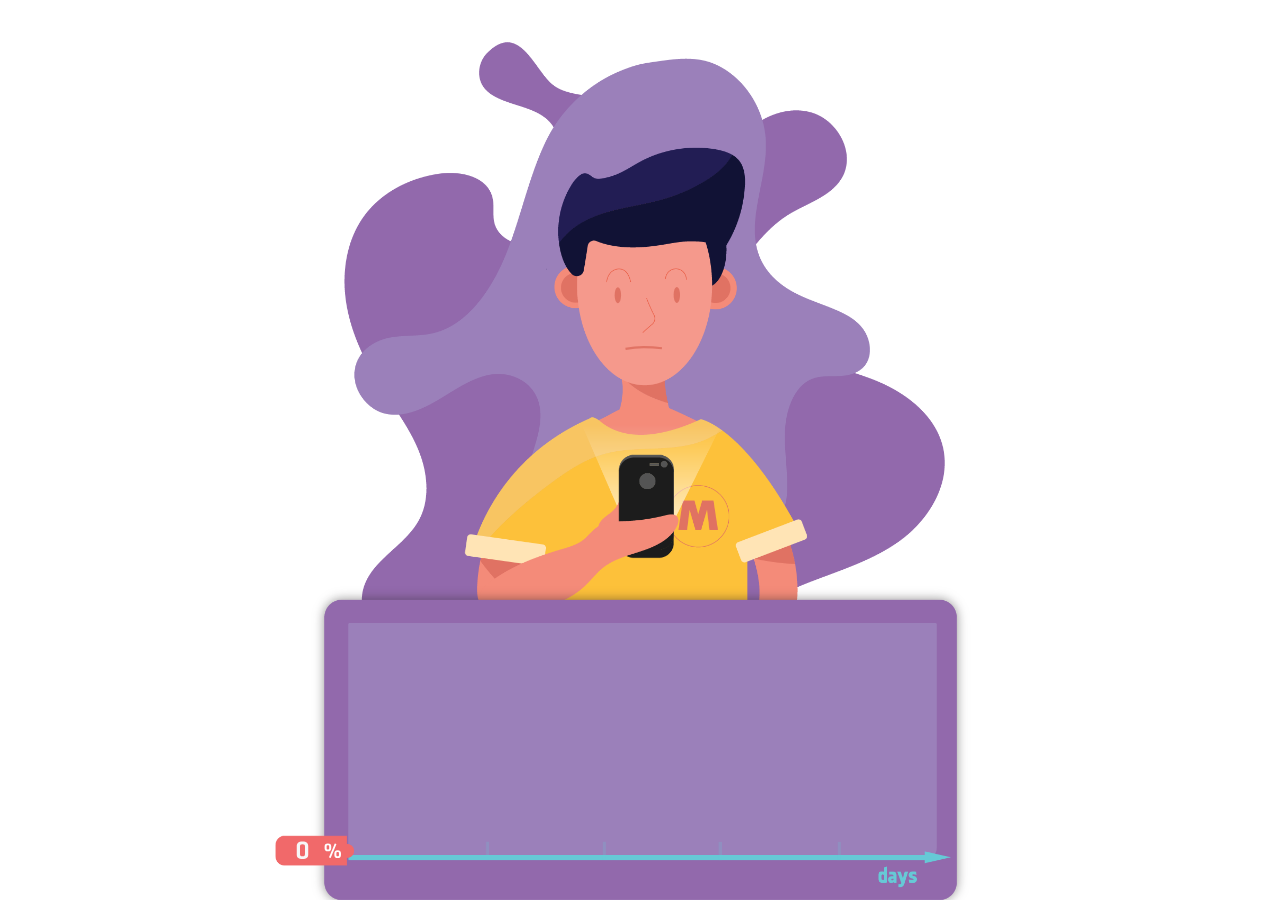
<file: scripts/NEW-S2/JSON 1/demo.html>
<html xmlns="http://www.w3.org/1999/xhtml">
<meta charset="UTF-8">
<head>
    <style>
        body{
            background-color:#fff;
            margin: 0px;
            height: 100%;
            overflow: hidden;
        }
        #lottie{
            background-color:#fff;
            width:100%;
            height:100%;
            display:block;
            overflow: hidden;
            transform: translate3d(0,0,0);
            text-align: center;
            opacity: 1;
        }

    </style>
</head>
<body>
<!-- build:scripto --><script>var a,b;"undefined"!=typeof navigator&&(a=window||{},b=function(window){"use strict";var svgNS="http://www.w3.org/2000/svg",locationHref="",initialDefaultFrame=-999999,subframeEnabled=!0,expressionsPlugin,isSafari=/^((?!chrome|android).)*safari/i.test(navigator.userAgent),cachedColors={},bm_rounder=Math.round,bm_rnd,bm_pow=Math.pow,bm_sqrt=Math.sqrt,bm_abs=Math.abs,bm_floor=Math.floor,bm_max=Math.max,bm_min=Math.min,blitter=10,BMMath={};function ProjectInterface(){return{}}!function(){var t,e=["abs","acos","acosh","asin","asinh","atan","atanh","atan2","ceil","cbrt","expm1","clz32","cos","cosh","exp","floor","fround","hypot","imul","log","log1p","log2","log10","max","min","pow","random","round","sign","sin","sinh","sqrt","tan","tanh","trunc","E","LN10","LN2","LOG10E","LOG2E","PI","SQRT1_2","SQRT2"],r=e.length;for(t=0;t<r;t+=1)BMMath[e[t]]=Math[e[t]]}(),BMMath.random=Math.random,BMMath.abs=function(t){if("object"===typeof t&&t.length){var e,r=createSizedArray(t.length),i=t.length;for(e=0;e<i;e+=1)r[e]=Math.abs(t[e]);return r}return Math.abs(t)};var defaultCurveSegments=150,degToRads=Math.PI/180,roundCorner=.5519;function roundValues(t){bm_rnd=t?Math.round:function(t){return t}}function styleDiv(t){t.style.position="absolute",t.style.top=0,t.style.left=0,t.style.display="block",t.style.transformOrigin=t.style.webkitTransformOrigin="0 0",t.style.backfaceVisibility=t.style.webkitBackfaceVisibility="visible",t.style.transformStyle=t.style.webkitTransformStyle=t.style.mozTransformStyle="preserve-3d"}function BMEnterFrameEvent(t,e,r,i){this.type=t,this.currentTime=e,this.totalTime=r,this.direction=i<0?-1:1}function BMCompleteEvent(t,e){this.type=t,this.direction=e<0?-1:1}function BMCompleteLoopEvent(t,e,r,i){this.type=t,this.currentLoop=r,this.totalLoops=e,this.direction=i<0?-1:1}function BMSegmentStartEvent(t,e,r){this.type=t,this.firstFrame=e,this.totalFrames=r}function BMDestroyEvent(t,e){this.type=t,this.target=e}roundValues(!1);var createElementID=(D=0,function(){return"__lottie_element_"+ ++D}),D;function HSVtoRGB(t,e,r){var i,s,a,n,o,h,l,p;switch(h=r*(1-e),l=r*(1-(o=6*t-(n=Math.floor(6*t)))*e),p=r*(1-(1-o)*e),n%6){case 0:i=r,s=p,a=h;break;case 1:i=l,s=r,a=h;break;case 2:i=h,s=r,a=p;break;case 3:i=h,s=l,a=r;break;case 4:i=p,s=h,a=r;break;case 5:i=r,s=h,a=l}return[i,s,a]}function RGBtoHSV(t,e,r){var i,s=Math.max(t,e,r),a=Math.min(t,e,r),n=s-a,o=0===s?0:n/s,h=s/255;switch(s){case a:i=0;break;case t:i=e-r+n*(e<r?6:0),i/=6*n;break;case e:i=r-t+2*n,i/=6*n;break;case r:i=t-e+4*n,i/=6*n}return[i,o,h]}function addSaturationToRGB(t,e){var r=RGBtoHSV(255*t[0],255*t[1],255*t[2]);return r[1]+=e,1<r[1]?r[1]=1:r[1]<=0&&(r[1]=0),HSVtoRGB(r[0],r[1],r[2])}function addBrightnessToRGB(t,e){var r=RGBtoHSV(255*t[0],255*t[1],255*t[2]);return r[2]+=e,1<r[2]?r[2]=1:r[2]<0&&(r[2]=0),HSVtoRGB(r[0],r[1],r[2])}function addHueToRGB(t,e){var r=RGBtoHSV(255*t[0],255*t[1],255*t[2]);return r[0]+=e/360,1<r[0]?r[0]-=1:r[0]<0&&(r[0]+=1),HSVtoRGB(r[0],r[1],r[2])}var rgbToHex=function(){var t,e,i=[];for(t=0;t<256;t+=1)e=t.toString(16),i[t]=1==e.length?"0"+e:e;return function(t,e,r){return t<0&&(t=0),e<0&&(e=0),r<0&&(r=0),"#"+i[t]+i[e]+i[r]}}();function BaseEvent(){}BaseEvent.prototype={triggerEvent:function(t,e){if(this._cbs[t])for(var r=this._cbs[t].length,i=0;i<r;i++)this._cbs[t][i](e)},addEventListener:function(t,e){return this._cbs[t]||(this._cbs[t]=[]),this._cbs[t].push(e),function(){this.removeEventListener(t,e)}.bind(this)},removeEventListener:function(t,e){if(e){if(this._cbs[t]){for(var r=0,i=this._cbs[t].length;r<i;)this._cbs[t][r]===e&&(this._cbs[t].splice(r,1),r-=1,i-=1),r+=1;this._cbs[t].length||(this._cbs[t]=null)}}else this._cbs[t]=null}};var createTypedArray="function"==typeof Uint8ClampedArray&&"function"==typeof Float32Array?function(t,e){return"float32"===t?new Float32Array(e):"int16"===t?new Int16Array(e):"uint8c"===t?new Uint8ClampedArray(e):void 0}:function(t,e){var r,i=0,s=[];switch(t){case"int16":case"uint8c":r=1;break;default:r=1.1}for(i=0;i<e;i+=1)s.push(r);return s};function createSizedArray(t){return Array.apply(null,{length:t})}function createNS(t){return document.createElementNS(svgNS,t)}function createTag(t){return document.createElement(t)}function DynamicPropertyContainer(){}DynamicPropertyContainer.prototype={addDynamicProperty:function(t){-1===this.dynamicProperties.indexOf(t)&&(this.dynamicProperties.push(t),this.container.addDynamicProperty(this),this._isAnimated=!0)},iterateDynamicProperties:function(){this._mdf=!1;var t,e=this.dynamicProperties.length;for(t=0;t<e;t+=1)this.dynamicProperties[t].getValue(),this.dynamicProperties[t]._mdf&&(this._mdf=!0)},initDynamicPropertyContainer:function(t){this.container=t,this.dynamicProperties=[],this._mdf=!1,this._isAnimated=!1}};var getBlendMode=(Ma={0:"source-over",1:"multiply",2:"screen",3:"overlay",4:"darken",5:"lighten",6:"color-dodge",7:"color-burn",8:"hard-light",9:"soft-light",10:"difference",11:"exclusion",12:"hue",13:"saturation",14:"color",15:"luminosity"},function(t){return Ma[t]||""}),Ma,Matrix=function(){var s=Math.cos,a=Math.sin,n=Math.tan,i=Math.round;function t(){return this.props[0]=1,this.props[1]=0,this.props[2]=0,this.props[3]=0,this.props[4]=0,this.props[5]=1,this.props[6]=0,this.props[7]=0,this.props[8]=0,this.props[9]=0,this.props[10]=1,this.props[11]=0,this.props[12]=0,this.props[13]=0,this.props[14]=0,this.props[15]=1,this}function e(t){if(0===t)return this;var e=s(t),r=a(t);return this._t(e,-r,0,0,r,e,0,0,0,0,1,0,0,0,0,1)}function r(t){if(0===t)return this;var e=s(t),r=a(t);return this._t(1,0,0,0,0,e,-r,0,0,r,e,0,0,0,0,1)}function o(t){if(0===t)return this;var e=s(t),r=a(t);return this._t(e,0,r,0,0,1,0,0,-r,0,e,0,0,0,0,1)}function h(t){if(0===t)return this;var e=s(t),r=a(t);return this._t(e,-r,0,0,r,e,0,0,0,0,1,0,0,0,0,1)}function l(t,e){return this._t(1,e,t,1,0,0)}function p(t,e){return this.shear(n(t),n(e))}function m(t,e){var r=s(e),i=a(e);return this._t(r,i,0,0,-i,r,0,0,0,0,1,0,0,0,0,1)._t(1,0,0,0,n(t),1,0,0,0,0,1,0,0,0,0,1)._t(r,-i,0,0,i,r,0,0,0,0,1,0,0,0,0,1)}function f(t,e,r){return r||0===r||(r=1),1===t&&1===e&&1===r?this:this._t(t,0,0,0,0,e,0,0,0,0,r,0,0,0,0,1)}function c(t,e,r,i,s,a,n,o,h,l,p,m,f,c,d,u){return this.props[0]=t,this.props[1]=e,this.props[2]=r,this.props[3]=i,this.props[4]=s,this.props[5]=a,this.props[6]=n,this.props[7]=o,this.props[8]=h,this.props[9]=l,this.props[10]=p,this.props[11]=m,this.props[12]=f,this.props[13]=c,this.props[14]=d,this.props[15]=u,this}function d(t,e,r){return r=r||0,0!==t||0!==e||0!==r?this._t(1,0,0,0,0,1,0,0,0,0,1,0,t,e,r,1):this}function u(t,e,r,i,s,a,n,o,h,l,p,m,f,c,d,u){var y=this.props;if(1===t&&0===e&&0===r&&0===i&&0===s&&1===a&&0===n&&0===o&&0===h&&0===l&&1===p&&0===m)return y[12]=y[12]*t+y[15]*f,y[13]=y[13]*a+y[15]*c,y[14]=y[14]*p+y[15]*d,y[15]=y[15]*u,this._identityCalculated=!1,this;var g=y[0],v=y[1],b=y[2],x=y[3],E=y[4],P=y[5],S=y[6],_=y[7],A=y[8],C=y[9],T=y[10],k=y[11],D=y[12],M=y[13],w=y[14],F=y[15];return y[0]=g*t+v*s+b*h+x*f,y[1]=g*e+v*a+b*l+x*c,y[2]=g*r+v*n+b*p+x*d,y[3]=g*i+v*o+b*m+x*u,y[4]=E*t+P*s+S*h+_*f,y[5]=E*e+P*a+S*l+_*c,y[6]=E*r+P*n+S*p+_*d,y[7]=E*i+P*o+S*m+_*u,y[8]=A*t+C*s+T*h+k*f,y[9]=A*e+C*a+T*l+k*c,y[10]=A*r+C*n+T*p+k*d,y[11]=A*i+C*o+T*m+k*u,y[12]=D*t+M*s+w*h+F*f,y[13]=D*e+M*a+w*l+F*c,y[14]=D*r+M*n+w*p+F*d,y[15]=D*i+M*o+w*m+F*u,this._identityCalculated=!1,this}function y(){return this._identityCalculated||(this._identity=!(1!==this.props[0]||0!==this.props[1]||0!==this.props[2]||0!==this.props[3]||0!==this.props[4]||1!==this.props[5]||0!==this.props[6]||0!==this.props[7]||0!==this.props[8]||0!==this.props[9]||1!==this.props[10]||0!==this.props[11]||0!==this.props[12]||0!==this.props[13]||0!==this.props[14]||1!==this.props[15]),this._identityCalculated=!0),this._identity}function g(t){for(var e=0;e<16;){if(t.props[e]!==this.props[e])return!1;e+=1}return!0}function v(t){var e;for(e=0;e<16;e+=1)t.props[e]=this.props[e]}function b(t){var e;for(e=0;e<16;e+=1)this.props[e]=t[e]}function x(t,e,r){return{x:t*this.props[0]+e*this.props[4]+r*this.props[8]+this.props[12],y:t*this.props[1]+e*this.props[5]+r*this.props[9]+this.props[13],z:t*this.props[2]+e*this.props[6]+r*this.props[10]+this.props[14]}}function E(t,e,r){return t*this.props[0]+e*this.props[4]+r*this.props[8]+this.props[12]}function P(t,e,r){return t*this.props[1]+e*this.props[5]+r*this.props[9]+this.props[13]}function S(t,e,r){return t*this.props[2]+e*this.props[6]+r*this.props[10]+this.props[14]}function _(t){var e=this.props[0]*this.props[5]-this.props[1]*this.props[4],r=this.props[5]/e,i=-this.props[1]/e,s=-this.props[4]/e,a=this.props[0]/e,n=(this.props[4]*this.props[13]-this.props[5]*this.props[12])/e,o=-(this.props[0]*this.props[13]-this.props[1]*this.props[12])/e;return[t[0]*r+t[1]*s+n,t[0]*i+t[1]*a+o,0]}function A(t){var e,r=t.length,i=[];for(e=0;e<r;e+=1)i[e]=_(t[e]);return i}function C(t,e,r){var i=createTypedArray("float32",6);if(this.isIdentity())i[0]=t[0],i[1]=t[1],i[2]=e[0],i[3]=e[1],i[4]=r[0],i[5]=r[1];else{var s=this.props[0],a=this.props[1],n=this.props[4],o=this.props[5],h=this.props[12],l=this.props[13];i[0]=t[0]*s+t[1]*n+h,i[1]=t[0]*a+t[1]*o+l,i[2]=e[0]*s+e[1]*n+h,i[3]=e[0]*a+e[1]*o+l,i[4]=r[0]*s+r[1]*n+h,i[5]=r[0]*a+r[1]*o+l}return i}function T(t,e,r){return this.isIdentity()?[t,e,r]:[t*this.props[0]+e*this.props[4]+r*this.props[8]+this.props[12],t*this.props[1]+e*this.props[5]+r*this.props[9]+this.props[13],t*this.props[2]+e*this.props[6]+r*this.props[10]+this.props[14]]}function k(t,e){if(this.isIdentity())return t+","+e;var r=this.props;return Math.round(100*(t*r[0]+e*r[4]+r[12]))/100+","+Math.round(100*(t*r[1]+e*r[5]+r[13]))/100}function D(){for(var t=0,e=this.props,r="matrix3d(";t<16;)r+=i(1e4*e[t])/1e4,r+=15===t?")":",",t+=1;return r}function M(t){return t<1e-6&&0<t||-1e-6<t&&t<0?i(1e4*t)/1e4:t}function w(){var t=this.props;return"matrix("+M(t[0])+","+M(t[1])+","+M(t[4])+","+M(t[5])+","+M(t[12])+","+M(t[13])+")"}return function(){this.reset=t,this.rotate=e,this.rotateX=r,this.rotateY=o,this.rotateZ=h,this.skew=p,this.skewFromAxis=m,this.shear=l,this.scale=f,this.setTransform=c,this.translate=d,this.transform=u,this.applyToPoint=x,this.applyToX=E,this.applyToY=P,this.applyToZ=S,this.applyToPointArray=T,this.applyToTriplePoints=C,this.applyToPointStringified=k,this.toCSS=D,this.to2dCSS=w,this.clone=v,this.cloneFromProps=b,this.equals=g,this.inversePoints=A,this.inversePoint=_,this._t=this.transform,this.isIdentity=y,this._identity=!0,this._identityCalculated=!1,this.props=createTypedArray("float32",16),this.reset()}}();!function(o,h){var l,p=this,m=256,f=6,c="random",d=h.pow(m,f),u=h.pow(2,52),y=2*u,g=m-1;function v(t){var e,r=t.length,n=this,i=0,s=n.i=n.j=0,a=n.S=[];for(r||(t=[r++]);i<m;)a[i]=i++;for(i=0;i<m;i++)a[i]=a[s=g&s+t[i%r]+(e=a[i])],a[s]=e;n.g=function(t){for(var e,r=0,i=n.i,s=n.j,a=n.S;t--;)e=a[i=g&i+1],r=r*m+a[g&(a[i]=a[s=g&s+e])+(a[s]=e)];return n.i=i,n.j=s,r}}function b(t,e){return e.i=t.i,e.j=t.j,e.S=t.S.slice(),e}function x(t,e){for(var r,i=t+"",s=0;s<i.length;)e[g&s]=g&(r^=19*e[g&s])+i.charCodeAt(s++);return E(e)}function E(t){return String.fromCharCode.apply(0,t)}h["seed"+c]=function(t,e,r){var i=[],s=x(function t(e,r){var i,s=[],a=typeof e;if(r&&"object"==a)for(i in e)try{s.push(t(e[i],r-1))}catch(t){}return s.length?s:"string"==a?e:e+"\0"}((e=!0===e?{entropy:!0}:e||{}).entropy?[t,E(o)]:null===t?function(){try{if(l)return E(l.randomBytes(m));var t=new Uint8Array(m);return(p.crypto||p.msCrypto).getRandomValues(t),E(t)}catch(t){var e=p.navigator,r=e&&e.plugins;return[+new Date,p,r,p.screen,E(o)]}}():t,3),i),a=new v(i),n=function(){for(var t=a.g(f),e=d,r=0;t<u;)t=(t+r)*m,e*=m,r=a.g(1);for(;y<=t;)t/=2,e/=2,r>>>=1;return(t+r)/e};return n.int32=function(){return 0|a.g(4)},n.quick=function(){return a.g(4)/4294967296},n.double=n,x(E(a.S),o),(e.pass||r||function(t,e,r,i){return i&&(i.S&&b(i,a),t.state=function(){return b(a,{})}),r?(h[c]=t,e):t})(n,s,"global"in e?e.global:this==h,e.state)},x(h.random(),o)}([],BMMath);var BezierFactory=function(){var t={getBezierEasing:function(t,e,r,i,s){var a=s||("bez_"+t+"_"+e+"_"+r+"_"+i).replace(/\./g,"p");if(o[a])return o[a];var n=new h([t,e,r,i]);return o[a]=n}},o={};var l=11,p=1/(l-1),e="function"==typeof Float32Array;function i(t,e){return 1-3*e+3*t}function s(t,e){return 3*e-6*t}function a(t){return 3*t}function m(t,e,r){return((i(e,r)*t+s(e,r))*t+a(e))*t}function f(t,e,r){return 3*i(e,r)*t*t+2*s(e,r)*t+a(e)}function h(t){this._p=t,this._mSampleValues=e?new Float32Array(l):new Array(l),this._precomputed=!1,this.get=this.get.bind(this)}return h.prototype={get:function(t){var e=this._p[0],r=this._p[1],i=this._p[2],s=this._p[3];return this._precomputed||this._precompute(),e===r&&i===s?t:0===t?0:1===t?1:m(this._getTForX(t),r,s)},_precompute:function(){var t=this._p[0],e=this._p[1],r=this._p[2],i=this._p[3];this._precomputed=!0,t===e&&r===i||this._calcSampleValues()},_calcSampleValues:function(){for(var t=this._p[0],e=this._p[2],r=0;r<l;++r)this._mSampleValues[r]=m(r*p,t,e)},_getTForX:function(t){for(var e=this._p[0],r=this._p[2],i=this._mSampleValues,s=0,a=1,n=l-1;a!==n&&i[a]<=t;++a)s+=p;var o=s+(t-i[--a])/(i[a+1]-i[a])*p,h=f(o,e,r);return.001<=h?function(t,e,r,i){for(var s=0;s<4;++s){var a=f(e,r,i);if(0===a)return e;e-=(m(e,r,i)-t)/a}return e}(t,o,e,r):0===h?o:function(t,e,r,i,s){for(var a,n,o=0;0<(a=m(n=e+(r-e)/2,i,s)-t)?r=n:e=n,1e-7<Math.abs(a)&&++o<10;);return n}(t,s,s+p,e,r)}},t}();function extendPrototype(t,e){var r,i,s=t.length;for(r=0;r<s;r+=1)for(var a in i=t[r].prototype)i.hasOwnProperty(a)&&(e.prototype[a]=i[a])}function getDescriptor(t,e){return Object.getOwnPropertyDescriptor(t,e)}function createProxyFunction(t){function e(){}return e.prototype=t,e}function bezFunction(){Math;function y(t,e,r,i,s,a){var n=t*i+e*s+r*a-s*i-a*t-r*e;return-.001<n&&n<.001}var p=function(t,e,r,i){var s,a,n,o,h,l,p=defaultCurveSegments,m=0,f=[],c=[],d=bezier_length_pool.newElement();for(n=r.length,s=0;s<p;s+=1){for(h=s/(p-1),a=l=0;a<n;a+=1)o=bm_pow(1-h,3)*t[a]+3*bm_pow(1-h,2)*h*r[a]+3*(1-h)*bm_pow(h,2)*i[a]+bm_pow(h,3)*e[a],f[a]=o,null!==c[a]&&(l+=bm_pow(f[a]-c[a],2)),c[a]=f[a];l&&(m+=l=bm_sqrt(l)),d.percents[s]=h,d.lengths[s]=m}return d.addedLength=m,d};function g(t){this.segmentLength=0,this.points=new Array(t)}function v(t,e){this.partialLength=t,this.point=e}var b,t=(b={},function(t,e,r,i){var s=(t[0]+"_"+t[1]+"_"+e[0]+"_"+e[1]+"_"+r[0]+"_"+r[1]+"_"+i[0]+"_"+i[1]).replace(/\./g,"p");if(!b[s]){var a,n,o,h,l,p,m,f=defaultCurveSegments,c=0,d=null;2===t.length&&(t[0]!=e[0]||t[1]!=e[1])&&y(t[0],t[1],e[0],e[1],t[0]+r[0],t[1]+r[1])&&y(t[0],t[1],e[0],e[1],e[0]+i[0],e[1]+i[1])&&(f=2);var u=new g(f);for(o=r.length,a=0;a<f;a+=1){for(m=createSizedArray(o),l=a/(f-1),n=p=0;n<o;n+=1)h=bm_pow(1-l,3)*t[n]+3*bm_pow(1-l,2)*l*(t[n]+r[n])+3*(1-l)*bm_pow(l,2)*(e[n]+i[n])+bm_pow(l,3)*e[n],m[n]=h,null!==d&&(p+=bm_pow(m[n]-d[n],2));c+=p=bm_sqrt(p),u.points[a]=new v(p,m),d=m}u.segmentLength=c,b[s]=u}return b[s]});function D(t,e){var r=e.percents,i=e.lengths,s=r.length,a=bm_floor((s-1)*t),n=t*e.addedLength,o=0;if(a===s-1||0===a||n===i[a])return r[a];for(var h=i[a]>n?-1:1,l=!0;l;)if(i[a]<=n&&i[a+1]>n?(o=(n-i[a])/(i[a+1]-i[a]),l=!1):a+=h,a<0||s-1<=a){if(a===s-1)return r[a];l=!1}return r[a]+(r[a+1]-r[a])*o}var M=createTypedArray("float32",8);return{getSegmentsLength:function(t){var e,r=segments_length_pool.newElement(),i=t.c,s=t.v,a=t.o,n=t.i,o=t._length,h=r.lengths,l=0;for(e=0;e<o-1;e+=1)h[e]=p(s[e],s[e+1],a[e],n[e+1]),l+=h[e].addedLength;return i&&o&&(h[e]=p(s[e],s[0],a[e],n[0]),l+=h[e].addedLength),r.totalLength=l,r},getNewSegment:function(t,e,r,i,s,a,n){var o,h=D(s=s<0?0:1<s?1:s,n),l=D(a=1<a?1:a,n),p=t.length,m=1-h,f=1-l,c=m*m*m,d=h*m*m*3,u=h*h*m*3,y=h*h*h,g=m*m*f,v=h*m*f+m*h*f+m*m*l,b=h*h*f+m*h*l+h*m*l,x=h*h*l,E=m*f*f,P=h*f*f+m*l*f+m*f*l,S=h*l*f+m*l*l+h*f*l,_=h*l*l,A=f*f*f,C=l*f*f+f*l*f+f*f*l,T=l*l*f+f*l*l+l*f*l,k=l*l*l;for(o=0;o<p;o+=1)M[4*o]=Math.round(1e3*(c*t[o]+d*r[o]+u*i[o]+y*e[o]))/1e3,M[4*o+1]=Math.round(1e3*(g*t[o]+v*r[o]+b*i[o]+x*e[o]))/1e3,M[4*o+2]=Math.round(1e3*(E*t[o]+P*r[o]+S*i[o]+_*e[o]))/1e3,M[4*o+3]=Math.round(1e3*(A*t[o]+C*r[o]+T*i[o]+k*e[o]))/1e3;return M},getPointInSegment:function(t,e,r,i,s,a){var n=D(s,a),o=1-n;return[Math.round(1e3*(o*o*o*t[0]+(n*o*o+o*n*o+o*o*n)*r[0]+(n*n*o+o*n*n+n*o*n)*i[0]+n*n*n*e[0]))/1e3,Math.round(1e3*(o*o*o*t[1]+(n*o*o+o*n*o+o*o*n)*r[1]+(n*n*o+o*n*n+n*o*n)*i[1]+n*n*n*e[1]))/1e3]},buildBezierData:t,pointOnLine2D:y,pointOnLine3D:function(t,e,r,i,s,a,n,o,h){if(0===r&&0===a&&0===h)return y(t,e,i,s,n,o);var l,p=Math.sqrt(Math.pow(i-t,2)+Math.pow(s-e,2)+Math.pow(a-r,2)),m=Math.sqrt(Math.pow(n-t,2)+Math.pow(o-e,2)+Math.pow(h-r,2)),f=Math.sqrt(Math.pow(n-i,2)+Math.pow(o-s,2)+Math.pow(h-a,2));return-1e-4<(l=m<p?f<p?p-m-f:f-m-p:m<f?f-m-p:m-p-f)&&l<1e-4}}}!function(){for(var a=0,t=["ms","moz","webkit","o"],e=0;e<t.length&&!window.requestAnimationFrame;++e)window.requestAnimationFrame=window[t[e]+"RequestAnimationFrame"],window.cancelAnimationFrame=window[t[e]+"CancelAnimationFrame"]||window[t[e]+"CancelRequestAnimationFrame"];window.requestAnimationFrame||(window.requestAnimationFrame=function(t,e){var r=(new Date).getTime(),i=Math.max(0,16-(r-a)),s=setTimeout(function(){t(r+i)},i);return a=r+i,s}),window.cancelAnimationFrame||(window.cancelAnimationFrame=function(t){clearTimeout(t)})}();var bez=bezFunction();function dataFunctionManager(){function c(t,e){for(var r=0,i=e.length;r<i;){if(e[r].id===t)return e[r].layers.__used?JSON.parse(JSON.stringify(e[r].layers)):(e[r].layers.__used=!0,e[r].layers);r+=1}}function d(t){var e,r,i;for(e=t.length-1;0<=e;e-=1)if("sh"==t[e].ty){if(t[e].ks.k.i)u(t[e].ks.k);else for(i=t[e].ks.k.length,r=0;r<i;r+=1)t[e].ks.k[r].s&&u(t[e].ks.k[r].s[0]),t[e].ks.k[r].e&&u(t[e].ks.k[r].e[0]);!0}else"gr"==t[e].ty&&d(t[e].it)}function u(t){var e,r=t.i.length;for(e=0;e<r;e+=1)t.i[e][0]+=t.v[e][0],t.i[e][1]+=t.v[e][1],t.o[e][0]+=t.v[e][0],t.o[e][1]+=t.v[e][1]}function o(t,e){var r=e?e.split("."):[100,100,100];return t[0]>r[0]||!(r[0]>t[0])&&(t[1]>r[1]||!(r[1]>t[1])&&(t[2]>r[2]||!(r[2]>t[2])&&void 0))}var h,r=function(){var i=[4,4,14];function s(t){var e,r,i,s=t.length;for(e=0;e<s;e+=1)5===t[e].ty&&(r=t[e],void 0,i=r.t.d,r.t.d={k:[{s:i,t:0}]})}return function(t){if(o(i,t.v)&&(s(t.layers),t.assets)){var e,r=t.assets.length;for(e=0;e<r;e+=1)t.assets[e].layers&&s(t.assets[e].layers)}}}(),i=(h=[4,7,99],function(t){if(t.chars&&!o(h,t.v)){var e,r,i,s,a,n=t.chars.length;for(e=0;e<n;e+=1)if(t.chars[e].data&&t.chars[e].data.shapes)for(i=(a=t.chars[e].data.shapes[0].it).length,r=0;r<i;r+=1)(s=a[r].ks.k).__converted||(u(a[r].ks.k),s.__converted=!0)}}),s=function(){var i=[4,1,9];function a(t){var e,r,i,s=t.length;for(e=0;e<s;e+=1)if("gr"===t[e].ty)a(t[e].it);else if("fl"===t[e].ty||"st"===t[e].ty)if(t[e].c.k&&t[e].c.k[0].i)for(i=t[e].c.k.length,r=0;r<i;r+=1)t[e].c.k[r].s&&(t[e].c.k[r].s[0]/=255,t[e].c.k[r].s[1]/=255,t[e].c.k[r].s[2]/=255,t[e].c.k[r].s[3]/=255),t[e].c.k[r].e&&(t[e].c.k[r].e[0]/=255,t[e].c.k[r].e[1]/=255,t[e].c.k[r].e[2]/=255,t[e].c.k[r].e[3]/=255);else t[e].c.k[0]/=255,t[e].c.k[1]/=255,t[e].c.k[2]/=255,t[e].c.k[3]/=255}function s(t){var e,r=t.length;for(e=0;e<r;e+=1)4===t[e].ty&&a(t[e].shapes)}return function(t){if(o(i,t.v)&&(s(t.layers),t.assets)){var e,r=t.assets.length;for(e=0;e<r;e+=1)t.assets[e].layers&&s(t.assets[e].layers)}}}(),a=function(){var i=[4,4,18];function l(t){var e,r,i;for(e=t.length-1;0<=e;e-=1)if("sh"==t[e].ty){if(t[e].ks.k.i)t[e].ks.k.c=t[e].closed;else for(i=t[e].ks.k.length,r=0;r<i;r+=1)t[e].ks.k[r].s&&(t[e].ks.k[r].s[0].c=t[e].closed),t[e].ks.k[r].e&&(t[e].ks.k[r].e[0].c=t[e].closed);!0}else"gr"==t[e].ty&&l(t[e].it)}function s(t){var e,r,i,s,a,n,o=t.length;for(r=0;r<o;r+=1){if((e=t[r]).hasMask){var h=e.masksProperties;for(s=h.length,i=0;i<s;i+=1)if(h[i].pt.k.i)h[i].pt.k.c=h[i].cl;else for(n=h[i].pt.k.length,a=0;a<n;a+=1)h[i].pt.k[a].s&&(h[i].pt.k[a].s[0].c=h[i].cl),h[i].pt.k[a].e&&(h[i].pt.k[a].e[0].c=h[i].cl)}4===e.ty&&l(e.shapes)}}return function(t){if(o(i,t.v)&&(s(t.layers),t.assets)){var e,r=t.assets.length;for(e=0;e<r;e+=1)t.assets[e].layers&&s(t.assets[e].layers)}}}();var t={};return t.completeData=function(t,e){t.__complete||(s(t),r(t),i(t),a(t),function t(e,r,i){var s,a,n,o,h,l,p,m=e.length;for(a=0;a<m;a+=1)if("ks"in(s=e[a])&&!s.completed){if(s.completed=!0,s.tt&&(e[a-1].td=s.tt),s.hasMask){var f=s.masksProperties;for(o=f.length,n=0;n<o;n+=1)if(f[n].pt.k.i)u(f[n].pt.k);else for(l=f[n].pt.k.length,h=0;h<l;h+=1)f[n].pt.k[h].s&&u(f[n].pt.k[h].s[0]),f[n].pt.k[h].e&&u(f[n].pt.k[h].e[0])}0===s.ty?(s.layers=c(s.refId,r),t(s.layers,r,i)):4===s.ty?d(s.shapes):5==s.ty&&(0!==(p=s).t.a.length||"m"in p.t.p||(p.singleShape=!0))}}(t.layers,t.assets,e),t.__complete=!0)},t}var dataManager=dataFunctionManager(),FontManager=function(){var a={w:0,size:0,shapes:[]},t=[];function u(t,e){var r=createTag("span");r.style.fontFamily=e;var i=createTag("span");i.innerHTML="giItT1WQy@!-/#",r.style.position="absolute",r.style.left="-10000px",r.style.top="-10000px",r.style.fontSize="300px",r.style.fontVariant="normal",r.style.fontStyle="normal",r.style.fontWeight="normal",r.style.letterSpacing="0",r.appendChild(i),document.body.appendChild(r);var s=i.offsetWidth;return i.style.fontFamily=t+", "+e,{node:i,w:s,parent:r}}t=t.concat([2304,2305,2306,2307,2362,2363,2364,2364,2366,2367,2368,2369,2370,2371,2372,2373,2374,2375,2376,2377,2378,2379,2380,2381,2382,2383,2387,2388,2389,2390,2391,2402,2403]);var e=function(){this.fonts=[],this.chars=null,this.typekitLoaded=0,this.isLoaded=!1,this.initTime=Date.now()};return e.getCombinedCharacterCodes=function(){return t},e.prototype.addChars=function(t){if(t){this.chars||(this.chars=[]);var e,r,i,s=t.length,a=this.chars.length;for(e=0;e<s;e+=1){for(r=0,i=!1;r<a;)this.chars[r].style===t[e].style&&this.chars[r].fFamily===t[e].fFamily&&this.chars[r].ch===t[e].ch&&(i=!0),r+=1;i||(this.chars.push(t[e]),a+=1)}}},e.prototype.addFonts=function(t,e){if(t){if(this.chars)return this.isLoaded=!0,void(this.fonts=t.list);var r,i,s,a,n=t.list,o=n.length,h=o;for(r=0;r<o;r+=1){var l,p,m=!0;if(n[r].loaded=!1,n[r].monoCase=u(n[r].fFamily,"monospace"),n[r].sansCase=u(n[r].fFamily,"sans-serif"),n[r].fPath){if("p"===n[r].fOrigin||3===n[r].origin){if(0<(l=document.querySelectorAll('style[f-forigin="p"][f-family="'+n[r].fFamily+'"], style[f-origin="3"][f-family="'+n[r].fFamily+'"]')).length&&(m=!1),m){var f=createTag("style");f.setAttribute("f-forigin",n[r].fOrigin),f.setAttribute("f-origin",n[r].origin),f.setAttribute("f-family",n[r].fFamily),f.type="text/css",f.innerHTML="@font-face {font-family: "+n[r].fFamily+"; font-style: normal; src: url('"+n[r].fPath+"');}",e.appendChild(f)}}else if("g"===n[r].fOrigin||1===n[r].origin){for(l=document.querySelectorAll('link[f-forigin="g"], link[f-origin="1"]'),p=0;p<l.length;p++)-1!==l[p].href.indexOf(n[r].fPath)&&(m=!1);if(m){var c=createTag("link");c.setAttribute("f-forigin",n[r].fOrigin),c.setAttribute("f-origin",n[r].origin),c.type="text/css",c.rel="stylesheet",c.href=n[r].fPath,document.body.appendChild(c)}}else if("t"===n[r].fOrigin||2===n[r].origin){for(l=document.querySelectorAll('script[f-forigin="t"], script[f-origin="2"]'),p=0;p<l.length;p++)n[r].fPath===l[p].src&&(m=!1);if(m){var d=createTag("link");d.setAttribute("f-forigin",n[r].fOrigin),d.setAttribute("f-origin",n[r].origin),d.setAttribute("rel","stylesheet"),d.setAttribute("href",n[r].fPath),e.appendChild(d)}}}else n[r].loaded=!0,h-=1;n[r].helper=(i=e,s=n[r],a=void 0,(a=createNS("text")).style.fontSize="100px",a.setAttribute("font-family",s.fFamily),a.setAttribute("font-style",s.fStyle),a.setAttribute("font-weight",s.fWeight),a.textContent="1",s.fClass?(a.style.fontFamily="inherit",a.setAttribute("class",s.fClass)):a.style.fontFamily=s.fFamily,i.appendChild(a),createTag("canvas").getContext("2d").font=s.fWeight+" "+s.fStyle+" 100px "+s.fFamily,a),n[r].cache={},this.fonts.push(n[r])}0===h?this.isLoaded=!0:setTimeout(this.checkLoadedFonts.bind(this),100)}else this.isLoaded=!0},e.prototype.getCharData=function(t,e,r){for(var i=0,s=this.chars.length;i<s;){if(this.chars[i].ch===t&&this.chars[i].style===e&&this.chars[i].fFamily===r)return this.chars[i];i+=1}return console&&console.warn&&console.warn("Missing character from exported characters list: ",t,e,r),a},e.prototype.getFontByName=function(t){for(var e=0,r=this.fonts.length;e<r;){if(this.fonts[e].fName===t)return this.fonts[e];e+=1}return this.fonts[0]},e.prototype.measureText=function(t,e,r){var i=this.getFontByName(e),s=t.charCodeAt(0);if(!i.cache[s+1]){var a=i.helper;if(" "===t){a.textContent="|"+t+"|";var n=a.getComputedTextLength();a.textContent="||";var o=a.getComputedTextLength();i.cache[s+1]=(n-o)/100}else a.textContent=t,i.cache[s+1]=a.getComputedTextLength()/100}return i.cache[s+1]*r},e.prototype.checkLoadedFonts=function(){var t,e,r,i=this.fonts.length,s=i;for(t=0;t<i;t+=1)this.fonts[t].loaded?s-=1:"n"===this.fonts[t].fOrigin||0===this.fonts[t].origin?this.fonts[t].loaded=!0:(e=this.fonts[t].monoCase.node,r=this.fonts[t].monoCase.w,e.offsetWidth!==r?(s-=1,this.fonts[t].loaded=!0):(e=this.fonts[t].sansCase.node,r=this.fonts[t].sansCase.w,e.offsetWidth!==r&&(s-=1,this.fonts[t].loaded=!0)),this.fonts[t].loaded&&(this.fonts[t].sansCase.parent.parentNode.removeChild(this.fonts[t].sansCase.parent),this.fonts[t].monoCase.parent.parentNode.removeChild(this.fonts[t].monoCase.parent)));0!==s&&Date.now()-this.initTime<5e3?setTimeout(this.checkLoadedFonts.bind(this),20):setTimeout(function(){this.isLoaded=!0}.bind(this),0)},e.prototype.loaded=function(){return this.isLoaded},e}(),PropertyFactory=function(){var m=initialDefaultFrame,s=Math.abs;function f(t,e){var r,i=this.offsetTime;"multidimensional"===this.propType&&(r=createTypedArray("float32",this.pv.length));for(var s,a,n,o,h,l,p,m,f=e.lastIndex,c=f,d=this.keyframes.length-1,u=!0;u;){if(s=this.keyframes[c],a=this.keyframes[c+1],c===d-1&&t>=a.t-i){s.h&&(s=a),f=0;break}if(a.t-i>t){f=c;break}c<d-1?c+=1:(f=0,u=!1)}var y,g,v,b,x,E,P,S,_,A,C=a.t-i,T=s.t-i;if(s.to){s.bezierData||(s.bezierData=bez.buildBezierData(s.s,a.s||s.e,s.to,s.ti));var k=s.bezierData;if(C<=t||t<T){var D=C<=t?k.points.length-1:0;for(o=k.points[D].point.length,n=0;n<o;n+=1)r[n]=k.points[D].point[n]}else{s.__fnct?m=s.__fnct:(m=BezierFactory.getBezierEasing(s.o.x,s.o.y,s.i.x,s.i.y,s.n).get,s.__fnct=m),h=m((t-T)/(C-T));var M,w=k.segmentLength*h,F=e.lastFrame<t&&e._lastKeyframeIndex===c?e._lastAddedLength:0;for(p=e.lastFrame<t&&e._lastKeyframeIndex===c?e._lastPoint:0,u=!0,l=k.points.length;u;){if(F+=k.points[p].partialLength,0===w||0===h||p===k.points.length-1){for(o=k.points[p].point.length,n=0;n<o;n+=1)r[n]=k.points[p].point[n];break}if(F<=w&&w<F+k.points[p+1].partialLength){for(M=(w-F)/k.points[p+1].partialLength,o=k.points[p].point.length,n=0;n<o;n+=1)r[n]=k.points[p].point[n]+(k.points[p+1].point[n]-k.points[p].point[n])*M;break}p<l-1?p+=1:u=!1}e._lastPoint=p,e._lastAddedLength=F-k.points[p].partialLength,e._lastKeyframeIndex=c}}else{var I,V,R,B,L;if(d=s.s.length,y=a.s||s.e,this.sh&&1!==s.h)if(C<=t)r[0]=y[0],r[1]=y[1],r[2]=y[2];else if(t<=T)r[0]=s.s[0],r[1]=s.s[1],r[2]=s.s[2];else{var G=N(s.s),z=N(y);g=r,v=function(t,e,r){var i,s,a,n,o,h=[],l=t[0],p=t[1],m=t[2],f=t[3],c=e[0],d=e[1],u=e[2],y=e[3];(s=l*c+p*d+m*u+f*y)<0&&(s=-s,c=-c,d=-d,u=-u,y=-y);o=1e-6<1-s?(i=Math.acos(s),a=Math.sin(i),n=Math.sin((1-r)*i)/a,Math.sin(r*i)/a):(n=1-r,r);return h[0]=n*l+o*c,h[1]=n*p+o*d,h[2]=n*m+o*u,h[3]=n*f+o*y,h}(G,z,(t-T)/(C-T)),b=v[0],x=v[1],E=v[2],P=v[3],S=Math.atan2(2*x*P-2*b*E,1-2*x*x-2*E*E),_=Math.asin(2*b*x+2*E*P),A=Math.atan2(2*b*P-2*x*E,1-2*b*b-2*E*E),g[0]=S/degToRads,g[1]=_/degToRads,g[2]=A/degToRads}else for(c=0;c<d;c+=1)1!==s.h&&(h=C<=t?1:t<T?0:(s.o.x.constructor===Array?(s.__fnct||(s.__fnct=[]),s.__fnct[c]?m=s.__fnct[c]:(I=void 0===s.o.x[c]?s.o.x[0]:s.o.x[c],V=void 0===s.o.y[c]?s.o.y[0]:s.o.y[c],R=void 0===s.i.x[c]?s.i.x[0]:s.i.x[c],B=void 0===s.i.y[c]?s.i.y[0]:s.i.y[c],m=BezierFactory.getBezierEasing(I,V,R,B).get,s.__fnct[c]=m)):s.__fnct?m=s.__fnct:(I=s.o.x,V=s.o.y,R=s.i.x,B=s.i.y,m=BezierFactory.getBezierEasing(I,V,R,B).get,s.__fnct=m),m((t-T)/(C-T)))),y=a.s||s.e,L=1===s.h?s.s[c]:s.s[c]+(y[c]-s.s[c])*h,1===d?r=L:r[c]=L}return e.lastIndex=f,r}function N(t){var e=t[0]*degToRads,r=t[1]*degToRads,i=t[2]*degToRads,s=Math.cos(e/2),a=Math.cos(r/2),n=Math.cos(i/2),o=Math.sin(e/2),h=Math.sin(r/2),l=Math.sin(i/2);return[o*h*n+s*a*l,o*a*n+s*h*l,s*h*n-o*a*l,s*a*n-o*h*l]}function c(){var t=this.comp.renderedFrame-this.offsetTime,e=this.keyframes[0].t-this.offsetTime,r=this.keyframes[this.keyframes.length-1].t-this.offsetTime;if(!(t===this._caching.lastFrame||this._caching.lastFrame!==m&&(this._caching.lastFrame>=r&&r<=t||this._caching.lastFrame<e&&t<e))){this._caching.lastFrame>=t&&(this._caching._lastKeyframeIndex=-1,this._caching.lastIndex=0);var i=this.interpolateValue(t,this._caching);this.pv=i}return this._caching.lastFrame=t,this.pv}function d(t){var e;if("unidimensional"===this.propType)e=t*this.mult,1e-5<s(this.v-e)&&(this.v=e,this._mdf=!0);else for(var r=0,i=this.v.length;r<i;)e=t[r]*this.mult,1e-5<s(this.v[r]-e)&&(this.v[r]=e,this._mdf=!0),r+=1}function u(){if(this.elem.globalData.frameId!==this.frameId&&this.effectsSequence.length)if(this.lock)this.setVValue(this.pv);else{this.lock=!0,this._mdf=this._isFirstFrame;var t,e=this.effectsSequence.length,r=this.kf?this.pv:this.data.k;for(t=0;t<e;t+=1)r=this.effectsSequence[t](r);this.setVValue(r),this._isFirstFrame=!1,this.lock=!1,this.frameId=this.elem.globalData.frameId}}function y(t){this.effectsSequence.push(t),this.container.addDynamicProperty(this)}function n(t,e,r,i){this.propType="unidimensional",this.mult=r||1,this.data=e,this.v=r?e.k*r:e.k,this.pv=e.k,this._mdf=!1,this.elem=t,this.container=i,this.comp=t.comp,this.k=!1,this.kf=!1,this.vel=0,this.effectsSequence=[],this._isFirstFrame=!0,this.getValue=u,this.setVValue=d,this.addEffect=y}function o(t,e,r,i){this.propType="multidimensional",this.mult=r||1,this.data=e,this._mdf=!1,this.elem=t,this.container=i,this.comp=t.comp,this.k=!1,this.kf=!1,this.frameId=-1;var s,a=e.k.length;this.v=createTypedArray("float32",a),this.pv=createTypedArray("float32",a);createTypedArray("float32",a);for(this.vel=createTypedArray("float32",a),s=0;s<a;s+=1)this.v[s]=e.k[s]*this.mult,this.pv[s]=e.k[s];this._isFirstFrame=!0,this.effectsSequence=[],this.getValue=u,this.setVValue=d,this.addEffect=y}function h(t,e,r,i){this.propType="unidimensional",this.keyframes=e.k,this.offsetTime=t.data.st,this.frameId=-1,this._caching={lastFrame:m,lastIndex:0,value:0,_lastKeyframeIndex:-1},this.k=!0,this.kf=!0,this.data=e,this.mult=r||1,this.elem=t,this.container=i,this.comp=t.comp,this.v=m,this.pv=m,this._isFirstFrame=!0,this.getValue=u,this.setVValue=d,this.interpolateValue=f,this.effectsSequence=[c.bind(this)],this.addEffect=y}function l(t,e,r,i){this.propType="multidimensional";var s,a,n,o,h,l=e.k.length;for(s=0;s<l-1;s+=1)e.k[s].to&&e.k[s].s&&e.k[s].e&&(a=e.k[s].s,n=e.k[s].e,o=e.k[s].to,h=e.k[s].ti,(2===a.length&&(a[0]!==n[0]||a[1]!==n[1])&&bez.pointOnLine2D(a[0],a[1],n[0],n[1],a[0]+o[0],a[1]+o[1])&&bez.pointOnLine2D(a[0],a[1],n[0],n[1],n[0]+h[0],n[1]+h[1])||3===a.length&&(a[0]!==n[0]||a[1]!==n[1]||a[2]!==n[2])&&bez.pointOnLine3D(a[0],a[1],a[2],n[0],n[1],n[2],a[0]+o[0],a[1]+o[1],a[2]+o[2])&&bez.pointOnLine3D(a[0],a[1],a[2],n[0],n[1],n[2],n[0]+h[0],n[1]+h[1],n[2]+h[2]))&&(e.k[s].to=null,e.k[s].ti=null),a[0]===n[0]&&a[1]===n[1]&&0===o[0]&&0===o[1]&&0===h[0]&&0===h[1]&&(2===a.length||a[2]===n[2]&&0===o[2]&&0===h[2])&&(e.k[s].to=null,e.k[s].ti=null));this.effectsSequence=[c.bind(this)],this.keyframes=e.k,this.offsetTime=t.data.st,this.k=!0,this.kf=!0,this._isFirstFrame=!0,this.mult=r||1,this.elem=t,this.container=i,this.comp=t.comp,this.getValue=u,this.setVValue=d,this.interpolateValue=f,this.frameId=-1;var p=e.k[0].s.length;for(this.v=createTypedArray("float32",p),this.pv=createTypedArray("float32",p),s=0;s<p;s+=1)this.v[s]=m,this.pv[s]=m;this._caching={lastFrame:m,lastIndex:0,value:createTypedArray("float32",p)},this.addEffect=y}return{getProp:function(t,e,r,i,s){var a;if(e.k.length)if("number"==typeof e.k[0])a=new o(t,e,i,s);else switch(r){case 0:a=new h(t,e,i,s);break;case 1:a=new l(t,e,i,s)}else a=new n(t,e,i,s);return a.effectsSequence.length&&s.addDynamicProperty(a),a}}}(),TransformPropertyFactory=function(){function i(t,e,r){if(this.elem=t,this.frameId=-1,this.propType="transform",this.data=e,this.v=new Matrix,this.pre=new Matrix,this.appliedTransformations=0,this.initDynamicPropertyContainer(r||t),e.p&&e.p.s?(this.px=PropertyFactory.getProp(t,e.p.x,0,0,this),this.py=PropertyFactory.getProp(t,e.p.y,0,0,this),e.p.z&&(this.pz=PropertyFactory.getProp(t,e.p.z,0,0,this))):this.p=PropertyFactory.getProp(t,e.p||{k:[0,0,0]},1,0,this),e.rx){if(this.rx=PropertyFactory.getProp(t,e.rx,0,degToRads,this),this.ry=PropertyFactory.getProp(t,e.ry,0,degToRads,this),this.rz=PropertyFactory.getProp(t,e.rz,0,degToRads,this),e.or.k[0].ti){var i,s=e.or.k.length;for(i=0;i<s;i+=1)e.or.k[i].to=e.or.k[i].ti=null}this.or=PropertyFactory.getProp(t,e.or,1,degToRads,this),this.or.sh=!0}else this.r=PropertyFactory.getProp(t,e.r||{k:0},0,degToRads,this);e.sk&&(this.sk=PropertyFactory.getProp(t,e.sk,0,degToRads,this),this.sa=PropertyFactory.getProp(t,e.sa,0,degToRads,this)),this.a=PropertyFactory.getProp(t,e.a||{k:[0,0,0]},1,0,this),this.s=PropertyFactory.getProp(t,e.s||{k:[100,100,100]},1,.01,this),e.o?this.o=PropertyFactory.getProp(t,e.o,0,.01,t):this.o={_mdf:!1,v:1},this._isDirty=!0,this.dynamicProperties.length||this.getValue(!0)}return i.prototype={applyToMatrix:function(t){var e=this._mdf;this.iterateDynamicProperties(),this._mdf=this._mdf||e,this.a&&t.translate(-this.a.v[0],-this.a.v[1],this.a.v[2]),this.s&&t.scale(this.s.v[0],this.s.v[1],this.s.v[2]),this.sk&&t.skewFromAxis(-this.sk.v,this.sa.v),this.r?t.rotate(-this.r.v):t.rotateZ(-this.rz.v).rotateY(this.ry.v).rotateX(this.rx.v).rotateZ(-this.or.v[2]).rotateY(this.or.v[1]).rotateX(this.or.v[0]),this.data.p.s?this.data.p.z?t.translate(this.px.v,this.py.v,-this.pz.v):t.translate(this.px.v,this.py.v,0):t.translate(this.p.v[0],this.p.v[1],-this.p.v[2])},getValue:function(t){if(this.elem.globalData.frameId!==this.frameId){if(this._isDirty&&(this.precalculateMatrix(),this._isDirty=!1),this.iterateDynamicProperties(),this._mdf||t){if(this.v.cloneFromProps(this.pre.props),this.appliedTransformations<1&&this.v.translate(-this.a.v[0],-this.a.v[1],this.a.v[2]),this.appliedTransformations<2&&this.v.scale(this.s.v[0],this.s.v[1],this.s.v[2]),this.sk&&this.appliedTransformations<3&&this.v.skewFromAxis(-this.sk.v,this.sa.v),this.r&&this.appliedTransformations<4?this.v.rotate(-this.r.v):!this.r&&this.appliedTransformations<4&&this.v.rotateZ(-this.rz.v).rotateY(this.ry.v).rotateX(this.rx.v).rotateZ(-this.or.v[2]).rotateY(this.or.v[1]).rotateX(this.or.v[0]),this.autoOriented){var e,r,i=this.elem.globalData.frameRate;if(this.p&&this.p.keyframes&&this.p.getValueAtTime)r=this.p._caching.lastFrame+this.p.offsetTime<=this.p.keyframes[0].t?(e=this.p.getValueAtTime((this.p.keyframes[0].t+.01)/i,0),this.p.getValueAtTime(this.p.keyframes[0].t/i,0)):this.p._caching.lastFrame+this.p.offsetTime>=this.p.keyframes[this.p.keyframes.length-1].t?(e=this.p.getValueAtTime(this.p.keyframes[this.p.keyframes.length-1].t/i,0),this.p.getValueAtTime((this.p.keyframes[this.p.keyframes.length-1].t-.01)/i,0)):(e=this.p.pv,this.p.getValueAtTime((this.p._caching.lastFrame+this.p.offsetTime-.01)/i,this.p.offsetTime));else if(this.px&&this.px.keyframes&&this.py.keyframes&&this.px.getValueAtTime&&this.py.getValueAtTime){e=[],r=[];var s=this.px,a=this.py;s._caching.lastFrame+s.offsetTime<=s.keyframes[0].t?(e[0]=s.getValueAtTime((s.keyframes[0].t+.01)/i,0),e[1]=a.getValueAtTime((a.keyframes[0].t+.01)/i,0),r[0]=s.getValueAtTime(s.keyframes[0].t/i,0),r[1]=a.getValueAtTime(a.keyframes[0].t/i,0)):s._caching.lastFrame+s.offsetTime>=s.keyframes[s.keyframes.length-1].t?(e[0]=s.getValueAtTime(s.keyframes[s.keyframes.length-1].t/i,0),e[1]=a.getValueAtTime(a.keyframes[a.keyframes.length-1].t/i,0),r[0]=s.getValueAtTime((s.keyframes[s.keyframes.length-1].t-.01)/i,0),r[1]=a.getValueAtTime((a.keyframes[a.keyframes.length-1].t-.01)/i,0)):(e=[s.pv,a.pv],r[0]=s.getValueAtTime((s._caching.lastFrame+s.offsetTime-.01)/i,s.offsetTime),r[1]=a.getValueAtTime((a._caching.lastFrame+a.offsetTime-.01)/i,a.offsetTime))}this.v.rotate(-Math.atan2(e[1]-r[1],e[0]-r[0]))}this.data.p&&this.data.p.s?this.data.p.z?this.v.translate(this.px.v,this.py.v,-this.pz.v):this.v.translate(this.px.v,this.py.v,0):this.v.translate(this.p.v[0],this.p.v[1],-this.p.v[2])}this.frameId=this.elem.globalData.frameId}},precalculateMatrix:function(){if(!this.a.k&&(this.pre.translate(-this.a.v[0],-this.a.v[1],this.a.v[2]),this.appliedTransformations=1,!this.s.effectsSequence.length)){if(this.pre.scale(this.s.v[0],this.s.v[1],this.s.v[2]),this.appliedTransformations=2,this.sk){if(this.sk.effectsSequence.length||this.sa.effectsSequence.length)return;this.pre.skewFromAxis(-this.sk.v,this.sa.v),this.appliedTransformations=3}if(this.r){if(this.r.effectsSequence.length)return;this.pre.rotate(-this.r.v),this.appliedTransformations=4}else this.rz.effectsSequence.length||this.ry.effectsSequence.length||this.rx.effectsSequence.length||this.or.effectsSequence.length||(this.pre.rotateZ(-this.rz.v).rotateY(this.ry.v).rotateX(this.rx.v).rotateZ(-this.or.v[2]).rotateY(this.or.v[1]).rotateX(this.or.v[0]),this.appliedTransformations=4)}},autoOrient:function(){}},extendPrototype([DynamicPropertyContainer],i),i.prototype.addDynamicProperty=function(t){this._addDynamicProperty(t),this.elem.addDynamicProperty(t),this._isDirty=!0},i.prototype._addDynamicProperty=DynamicPropertyContainer.prototype.addDynamicProperty,{getTransformProperty:function(t,e,r){return new i(t,e,r)}}}();function ShapePath(){this.c=!1,this._length=0,this._maxLength=8,this.v=createSizedArray(this._maxLength),this.o=createSizedArray(this._maxLength),this.i=createSizedArray(this._maxLength)}ShapePath.prototype.setPathData=function(t,e){this.c=t,this.setLength(e);for(var r=0;r<e;)this.v[r]=point_pool.newElement(),this.o[r]=point_pool.newElement(),this.i[r]=point_pool.newElement(),r+=1},ShapePath.prototype.setLength=function(t){for(;this._maxLength<t;)this.doubleArrayLength();this._length=t},ShapePath.prototype.doubleArrayLength=function(){this.v=this.v.concat(createSizedArray(this._maxLength)),this.i=this.i.concat(createSizedArray(this._maxLength)),this.o=this.o.concat(createSizedArray(this._maxLength)),this._maxLength*=2},ShapePath.prototype.setXYAt=function(t,e,r,i,s){var a;switch(this._length=Math.max(this._length,i+1),this._length>=this._maxLength&&this.doubleArrayLength(),r){case"v":a=this.v;break;case"i":a=this.i;break;case"o":a=this.o}(!a[i]||a[i]&&!s)&&(a[i]=point_pool.newElement()),a[i][0]=t,a[i][1]=e},ShapePath.prototype.setTripleAt=function(t,e,r,i,s,a,n,o){this.setXYAt(t,e,"v",n,o),this.setXYAt(r,i,"o",n,o),this.setXYAt(s,a,"i",n,o)},ShapePath.prototype.reverse=function(){var t=new ShapePath;t.setPathData(this.c,this._length);var e=this.v,r=this.o,i=this.i,s=0;this.c&&(t.setTripleAt(e[0][0],e[0][1],i[0][0],i[0][1],r[0][0],r[0][1],0,!1),s=1);var a,n=this._length-1,o=this._length;for(a=s;a<o;a+=1)t.setTripleAt(e[n][0],e[n][1],i[n][0],i[n][1],r[n][0],r[n][1],a,!1),n-=1;return t};var ShapePropertyFactory=function(){var s=-999999;function t(t,e,r){var i,s,a,n,o,h,l,p,m,f=r.lastIndex,c=this.keyframes;if(t<c[0].t-this.offsetTime)i=c[0].s[0],a=!0,f=0;else if(t>=c[c.length-1].t-this.offsetTime)i=c[c.length-1].s?c[c.length-1].s[0]:c[c.length-2].e[0],a=!0;else{for(var d,u,y=f,g=c.length-1,v=!0;v&&(d=c[y],!((u=c[y+1]).t-this.offsetTime>t));)y<g-1?y+=1:v=!1;if(f=y,!(a=1===d.h)){if(t>=u.t-this.offsetTime)p=1;else if(t<d.t-this.offsetTime)p=0;else{var b;d.__fnct?b=d.__fnct:(b=BezierFactory.getBezierEasing(d.o.x,d.o.y,d.i.x,d.i.y).get,d.__fnct=b),p=b((t-(d.t-this.offsetTime))/(u.t-this.offsetTime-(d.t-this.offsetTime)))}s=u.s?u.s[0]:d.e[0]}i=d.s[0]}for(h=e._length,l=i.i[0].length,r.lastIndex=f,n=0;n<h;n+=1)for(o=0;o<l;o+=1)m=a?i.i[n][o]:i.i[n][o]+(s.i[n][o]-i.i[n][o])*p,e.i[n][o]=m,m=a?i.o[n][o]:i.o[n][o]+(s.o[n][o]-i.o[n][o])*p,e.o[n][o]=m,m=a?i.v[n][o]:i.v[n][o]+(s.v[n][o]-i.v[n][o])*p,e.v[n][o]=m}function a(){this.paths=this.localShapeCollection}function e(t){(function(t,e){if(t._length!==e._length||t.c!==e.c)return!1;var r,i=t._length;for(r=0;r<i;r+=1)if(t.v[r][0]!==e.v[r][0]||t.v[r][1]!==e.v[r][1]||t.o[r][0]!==e.o[r][0]||t.o[r][1]!==e.o[r][1]||t.i[r][0]!==e.i[r][0]||t.i[r][1]!==e.i[r][1])return!1;return!0})(this.v,t)||(this.v=shape_pool.clone(t),this.localShapeCollection.releaseShapes(),this.localShapeCollection.addShape(this.v),this._mdf=!0,this.paths=this.localShapeCollection)}function r(){if(this.elem.globalData.frameId!==this.frameId&&this.effectsSequence.length)if(this.lock)this.setVValue(this.pv);else{this.lock=!0,this._mdf=!1;var t,e=this.kf?this.pv:this.data.ks?this.data.ks.k:this.data.pt.k,r=this.effectsSequence.length;for(t=0;t<r;t+=1)e=this.effectsSequence[t](e);this.setVValue(e),this.lock=!1,this.frameId=this.elem.globalData.frameId}}function n(t,e,r){this.propType="shape",this.comp=t.comp,this.container=t,this.elem=t,this.data=e,this.k=!1,this.kf=!1,this._mdf=!1;var i=3===r?e.pt.k:e.ks.k;this.v=shape_pool.clone(i),this.pv=shape_pool.clone(this.v),this.localShapeCollection=shapeCollection_pool.newShapeCollection(),this.paths=this.localShapeCollection,this.paths.addShape(this.v),this.reset=a,this.effectsSequence=[]}function i(t){this.effectsSequence.push(t),this.container.addDynamicProperty(this)}function o(t,e,r){this.propType="shape",this.comp=t.comp,this.elem=t,this.container=t,this.offsetTime=t.data.st,this.keyframes=3===r?e.pt.k:e.ks.k,this.k=!0,this.kf=!0;var i=this.keyframes[0].s[0].i.length;this.keyframes[0].s[0].i[0].length;this.v=shape_pool.newElement(),this.v.setPathData(this.keyframes[0].s[0].c,i),this.pv=shape_pool.clone(this.v),this.localShapeCollection=shapeCollection_pool.newShapeCollection(),this.paths=this.localShapeCollection,this.paths.addShape(this.v),this.lastFrame=s,this.reset=a,this._caching={lastFrame:s,lastIndex:0},this.effectsSequence=[function(){var t=this.comp.renderedFrame-this.offsetTime,e=this.keyframes[0].t-this.offsetTime,r=this.keyframes[this.keyframes.length-1].t-this.offsetTime,i=this._caching.lastFrame;return i!==s&&(i<e&&t<e||r<i&&r<t)||(this._caching.lastIndex=i<t?this._caching.lastIndex:0,this.interpolateShape(t,this.pv,this._caching)),this._caching.lastFrame=t,this.pv}.bind(this)]}n.prototype.interpolateShape=t,n.prototype.getValue=r,n.prototype.setVValue=e,n.prototype.addEffect=i,o.prototype.getValue=r,o.prototype.interpolateShape=t,o.prototype.setVValue=e,o.prototype.addEffect=i;var h=function(){var n=roundCorner;function t(t,e){this.v=shape_pool.newElement(),this.v.setPathData(!0,4),this.localShapeCollection=shapeCollection_pool.newShapeCollection(),this.paths=this.localShapeCollection,this.localShapeCollection.addShape(this.v),this.d=e.d,this.elem=t,this.comp=t.comp,this.frameId=-1,this.initDynamicPropertyContainer(t),this.p=PropertyFactory.getProp(t,e.p,1,0,this),this.s=PropertyFactory.getProp(t,e.s,1,0,this),this.dynamicProperties.length?this.k=!0:(this.k=!1,this.convertEllToPath())}return t.prototype={reset:a,getValue:function(){this.elem.globalData.frameId!==this.frameId&&(this.frameId=this.elem.globalData.frameId,this.iterateDynamicProperties(),this._mdf&&this.convertEllToPath())},convertEllToPath:function(){var t=this.p.v[0],e=this.p.v[1],r=this.s.v[0]/2,i=this.s.v[1]/2,s=3!==this.d,a=this.v;a.v[0][0]=t,a.v[0][1]=e-i,a.v[1][0]=s?t+r:t-r,a.v[1][1]=e,a.v[2][0]=t,a.v[2][1]=e+i,a.v[3][0]=s?t-r:t+r,a.v[3][1]=e,a.i[0][0]=s?t-r*n:t+r*n,a.i[0][1]=e-i,a.i[1][0]=s?t+r:t-r,a.i[1][1]=e-i*n,a.i[2][0]=s?t+r*n:t-r*n,a.i[2][1]=e+i,a.i[3][0]=s?t-r:t+r,a.i[3][1]=e+i*n,a.o[0][0]=s?t+r*n:t-r*n,a.o[0][1]=e-i,a.o[1][0]=s?t+r:t-r,a.o[1][1]=e+i*n,a.o[2][0]=s?t-r*n:t+r*n,a.o[2][1]=e+i,a.o[3][0]=s?t-r:t+r,a.o[3][1]=e-i*n}},extendPrototype([DynamicPropertyContainer],t),t}(),l=function(){function t(t,e){this.v=shape_pool.newElement(),this.v.setPathData(!0,0),this.elem=t,this.comp=t.comp,this.data=e,this.frameId=-1,this.d=e.d,this.initDynamicPropertyContainer(t),1===e.sy?(this.ir=PropertyFactory.getProp(t,e.ir,0,0,this),this.is=PropertyFactory.getProp(t,e.is,0,.01,this),this.convertToPath=this.convertStarToPath):this.convertToPath=this.convertPolygonToPath,this.pt=PropertyFactory.getProp(t,e.pt,0,0,this),this.p=PropertyFactory.getProp(t,e.p,1,0,this),this.r=PropertyFactory.getProp(t,e.r,0,degToRads,this),this.or=PropertyFactory.getProp(t,e.or,0,0,this),this.os=PropertyFactory.getProp(t,e.os,0,.01,this),this.localShapeCollection=shapeCollection_pool.newShapeCollection(),this.localShapeCollection.addShape(this.v),this.paths=this.localShapeCollection,this.dynamicProperties.length?this.k=!0:(this.k=!1,this.convertToPath())}return t.prototype={reset:a,getValue:function(){this.elem.globalData.frameId!==this.frameId&&(this.frameId=this.elem.globalData.frameId,this.iterateDynamicProperties(),this._mdf&&this.convertToPath())},convertStarToPath:function(){var t,e,r,i,s=2*Math.floor(this.pt.v),a=2*Math.PI/s,n=!0,o=this.or.v,h=this.ir.v,l=this.os.v,p=this.is.v,m=2*Math.PI*o/(2*s),f=2*Math.PI*h/(2*s),c=-Math.PI/2;c+=this.r.v;var d=3===this.data.d?-1:1;for(t=this.v._length=0;t<s;t+=1){r=n?l:p,i=n?m:f;var u=(e=n?o:h)*Math.cos(c),y=e*Math.sin(c),g=0===u&&0===y?0:y/Math.sqrt(u*u+y*y),v=0===u&&0===y?0:-u/Math.sqrt(u*u+y*y);u+=+this.p.v[0],y+=+this.p.v[1],this.v.setTripleAt(u,y,u-g*i*r*d,y-v*i*r*d,u+g*i*r*d,y+v*i*r*d,t,!0),n=!n,c+=a*d}},convertPolygonToPath:function(){var t,e=Math.floor(this.pt.v),r=2*Math.PI/e,i=this.or.v,s=this.os.v,a=2*Math.PI*i/(4*e),n=-Math.PI/2,o=3===this.data.d?-1:1;for(n+=this.r.v,t=this.v._length=0;t<e;t+=1){var h=i*Math.cos(n),l=i*Math.sin(n),p=0===h&&0===l?0:l/Math.sqrt(h*h+l*l),m=0===h&&0===l?0:-h/Math.sqrt(h*h+l*l);h+=+this.p.v[0],l+=+this.p.v[1],this.v.setTripleAt(h,l,h-p*a*s*o,l-m*a*s*o,h+p*a*s*o,l+m*a*s*o,t,!0),n+=r*o}this.paths.length=0,this.paths[0]=this.v}},extendPrototype([DynamicPropertyContainer],t),t}(),p=function(){function t(t,e){this.v=shape_pool.newElement(),this.v.c=!0,this.localShapeCollection=shapeCollection_pool.newShapeCollection(),this.localShapeCollection.addShape(this.v),this.paths=this.localShapeCollection,this.elem=t,this.comp=t.comp,this.frameId=-1,this.d=e.d,this.initDynamicPropertyContainer(t),this.p=PropertyFactory.getProp(t,e.p,1,0,this),this.s=PropertyFactory.getProp(t,e.s,1,0,this),this.r=PropertyFactory.getProp(t,e.r,0,0,this),this.dynamicProperties.length?this.k=!0:(this.k=!1,this.convertRectToPath())}return t.prototype={convertRectToPath:function(){var t=this.p.v[0],e=this.p.v[1],r=this.s.v[0]/2,i=this.s.v[1]/2,s=bm_min(r,i,this.r.v),a=s*(1-roundCorner);this.v._length=0,2===this.d||1===this.d?(this.v.setTripleAt(t+r,e-i+s,t+r,e-i+s,t+r,e-i+a,0,!0),this.v.setTripleAt(t+r,e+i-s,t+r,e+i-a,t+r,e+i-s,1,!0),0!==s?(this.v.setTripleAt(t+r-s,e+i,t+r-s,e+i,t+r-a,e+i,2,!0),this.v.setTripleAt(t-r+s,e+i,t-r+a,e+i,t-r+s,e+i,3,!0),this.v.setTripleAt(t-r,e+i-s,t-r,e+i-s,t-r,e+i-a,4,!0),this.v.setTripleAt(t-r,e-i+s,t-r,e-i+a,t-r,e-i+s,5,!0),this.v.setTripleAt(t-r+s,e-i,t-r+s,e-i,t-r+a,e-i,6,!0),this.v.setTripleAt(t+r-s,e-i,t+r-a,e-i,t+r-s,e-i,7,!0)):(this.v.setTripleAt(t-r,e+i,t-r+a,e+i,t-r,e+i,2),this.v.setTripleAt(t-r,e-i,t-r,e-i+a,t-r,e-i,3))):(this.v.setTripleAt(t+r,e-i+s,t+r,e-i+a,t+r,e-i+s,0,!0),0!==s?(this.v.setTripleAt(t+r-s,e-i,t+r-s,e-i,t+r-a,e-i,1,!0),this.v.setTripleAt(t-r+s,e-i,t-r+a,e-i,t-r+s,e-i,2,!0),this.v.setTripleAt(t-r,e-i+s,t-r,e-i+s,t-r,e-i+a,3,!0),this.v.setTripleAt(t-r,e+i-s,t-r,e+i-a,t-r,e+i-s,4,!0),this.v.setTripleAt(t-r+s,e+i,t-r+s,e+i,t-r+a,e+i,5,!0),this.v.setTripleAt(t+r-s,e+i,t+r-a,e+i,t+r-s,e+i,6,!0),this.v.setTripleAt(t+r,e+i-s,t+r,e+i-s,t+r,e+i-a,7,!0)):(this.v.setTripleAt(t-r,e-i,t-r+a,e-i,t-r,e-i,1,!0),this.v.setTripleAt(t-r,e+i,t-r,e+i-a,t-r,e+i,2,!0),this.v.setTripleAt(t+r,e+i,t+r-a,e+i,t+r,e+i,3,!0)))},getValue:function(t){this.elem.globalData.frameId!==this.frameId&&(this.frameId=this.elem.globalData.frameId,this.iterateDynamicProperties(),this._mdf&&this.convertRectToPath())},reset:a},extendPrototype([DynamicPropertyContainer],t),t}();var m={getShapeProp:function(t,e,r){var i;return 3===r||4===r?i=(3===r?e.pt:e.ks).k.length?new o(t,e,r):new n(t,e,r):5===r?i=new p(t,e):6===r?i=new h(t,e):7===r&&(i=new l(t,e)),i.k&&t.addDynamicProperty(i),i},getConstructorFunction:function(){return n},getKeyframedConstructorFunction:function(){return o}};return m}(),ShapeModifiers=(Tr={},Ur={},Tr.registerModifier=function(t,e){Ur[t]||(Ur[t]=e)},Tr.getModifier=function(t,e,r){return new Ur[t](e,r)},Tr),Tr,Ur;function ShapeModifier(){}function TrimModifier(){}function RoundCornersModifier(){}function RepeaterModifier(){}function ShapeCollection(){this._length=0,this._maxLength=4,this.shapes=createSizedArray(this._maxLength)}function DashProperty(t,e,r,i){this.elem=t,this.frameId=-1,this.dataProps=createSizedArray(e.length),this.renderer=r,this.k=!1,this.dashStr="",this.dashArray=createTypedArray("float32",e.length?e.length-1:0),this.dashoffset=createTypedArray("float32",1),this.initDynamicPropertyContainer(i);var s,a,n=e.length||0;for(s=0;s<n;s+=1)a=PropertyFactory.getProp(t,e[s].v,0,0,this),this.k=a.k||this.k,this.dataProps[s]={n:e[s].n,p:a};this.k||this.getValue(!0),this._isAnimated=this.k}function GradientProperty(t,e,r){this.data=e,this.c=createTypedArray("uint8c",4*e.p);var i=e.k.k[0].s?e.k.k[0].s.length-4*e.p:e.k.k.length-4*e.p;this.o=createTypedArray("float32",i),this._cmdf=!1,this._omdf=!1,this._collapsable=this.checkCollapsable(),this._hasOpacity=i,this.initDynamicPropertyContainer(r),this.prop=PropertyFactory.getProp(t,e.k,1,null,this),this.k=this.prop.k,this.getValue(!0)}ShapeModifier.prototype.initModifierProperties=function(){},ShapeModifier.prototype.addShapeToModifier=function(){},ShapeModifier.prototype.addShape=function(t){if(!this.closed){var e={shape:t.sh,data:t,localShapeCollection:shapeCollection_pool.newShapeCollection()};this.shapes.push(e),this.addShapeToModifier(e),this._isAnimated&&t.setAsAnimated()}},ShapeModifier.prototype.init=function(t,e){this.shapes=[],this.elem=t,this.initDynamicPropertyContainer(t),this.initModifierProperties(t,e),this.frameId=initialDefaultFrame,this.closed=!1,this.k=!1,this.dynamicProperties.length?this.k=!0:this.getValue(!0)},ShapeModifier.prototype.processKeys=function(){this.elem.globalData.frameId!==this.frameId&&(this.frameId=this.elem.globalData.frameId,this.iterateDynamicProperties())},extendPrototype([DynamicPropertyContainer],ShapeModifier),extendPrototype([ShapeModifier],TrimModifier),TrimModifier.prototype.initModifierProperties=function(t,e){this.s=PropertyFactory.getProp(t,e.s,0,.01,this),this.e=PropertyFactory.getProp(t,e.e,0,.01,this),this.o=PropertyFactory.getProp(t,e.o,0,0,this),this.sValue=0,this.eValue=0,this.getValue=this.processKeys,this.m=e.m,this._isAnimated=!!this.s.effectsSequence.length||!!this.e.effectsSequence.length||!!this.o.effectsSequence.length},TrimModifier.prototype.addShapeToModifier=function(t){t.pathsData=[]},TrimModifier.prototype.calculateShapeEdges=function(t,e,r,i,s){var a=[];e<=1?a.push({s:t,e:e}):1<=t?a.push({s:t-1,e:e-1}):(a.push({s:t,e:1}),a.push({s:0,e:e-1}));var n,o,h=[],l=a.length;for(n=0;n<l;n+=1){var p,m;if((o=a[n]).e*s<i||o.s*s>i+r);else p=o.s*s<=i?0:(o.s*s-i)/r,m=o.e*s>=i+r?1:(o.e*s-i)/r,h.push([p,m])}return h.length||h.push([0,0]),h},TrimModifier.prototype.releasePathsData=function(t){var e,r=t.length;for(e=0;e<r;e+=1)segments_length_pool.release(t[e]);return t.length=0,t},TrimModifier.prototype.processShapes=function(t){var e,r,i;if(this._mdf||t){var s=this.o.v%360/360;if(s<0&&(s+=1),e=(1<this.s.v?1:this.s.v<0?0:this.s.v)+s,(r=(1<this.e.v?1:this.e.v<0?0:this.e.v)+s)<e){var a=e;e=r,r=a}e=1e-4*Math.round(1e4*e),r=1e-4*Math.round(1e4*r),this.sValue=e,this.eValue=r}else e=this.sValue,r=this.eValue;var n,o,h,l,p,m,f=this.shapes.length,c=0;if(r===e)for(n=0;n<f;n+=1)this.shapes[n].localShapeCollection.releaseShapes(),this.shapes[n].shape._mdf=!0,this.shapes[n].shape.paths=this.shapes[n].localShapeCollection;else if(1===r&&0===e||0===r&&1===e){if(this._mdf)for(n=0;n<f;n+=1)this.shapes[n].pathsData.length=0,this.shapes[n].shape._mdf=!0}else{var d,u,y=[];for(n=0;n<f;n+=1)if((d=this.shapes[n]).shape._mdf||this._mdf||t||2===this.m){if(h=(i=d.shape.paths)._length,m=0,!d.shape._mdf&&d.pathsData.length)m=d.totalShapeLength;else{for(l=this.releasePathsData(d.pathsData),o=0;o<h;o+=1)p=bez.getSegmentsLength(i.shapes[o]),l.push(p),m+=p.totalLength;d.totalShapeLength=m,d.pathsData=l}c+=m,d.shape._mdf=!0}else d.shape.paths=d.localShapeCollection;var g,v=e,b=r,x=0;for(n=f-1;0<=n;n-=1)if((d=this.shapes[n]).shape._mdf){for((u=d.localShapeCollection).releaseShapes(),2===this.m&&1<f?(g=this.calculateShapeEdges(e,r,d.totalShapeLength,x,c),x+=d.totalShapeLength):g=[[v,b]],h=g.length,o=0;o<h;o+=1){v=g[o][0],b=g[o][1],y.length=0,b<=1?y.push({s:d.totalShapeLength*v,e:d.totalShapeLength*b}):1<=v?y.push({s:d.totalShapeLength*(v-1),e:d.totalShapeLength*(b-1)}):(y.push({s:d.totalShapeLength*v,e:d.totalShapeLength}),y.push({s:0,e:d.totalShapeLength*(b-1)}));var E=this.addShapes(d,y[0]);if(y[0].s!==y[0].e){if(1<y.length)if(d.shape.paths.shapes[d.shape.paths._length-1].c){var P=E.pop();this.addPaths(E,u),E=this.addShapes(d,y[1],P)}else this.addPaths(E,u),E=this.addShapes(d,y[1]);this.addPaths(E,u)}}d.shape.paths=u}}},TrimModifier.prototype.addPaths=function(t,e){var r,i=t.length;for(r=0;r<i;r+=1)e.addShape(t[r])},TrimModifier.prototype.addSegment=function(t,e,r,i,s,a,n){s.setXYAt(e[0],e[1],"o",a),s.setXYAt(r[0],r[1],"i",a+1),n&&s.setXYAt(t[0],t[1],"v",a),s.setXYAt(i[0],i[1],"v",a+1)},TrimModifier.prototype.addSegmentFromArray=function(t,e,r,i){e.setXYAt(t[1],t[5],"o",r),e.setXYAt(t[2],t[6],"i",r+1),i&&e.setXYAt(t[0],t[4],"v",r),e.setXYAt(t[3],t[7],"v",r+1)},TrimModifier.prototype.addShapes=function(t,e,r){var i,s,a,n,o,h,l,p,m=t.pathsData,f=t.shape.paths.shapes,c=t.shape.paths._length,d=0,u=[],y=!0;for(p=r?(o=r._length,r._length):(r=shape_pool.newElement(),o=0),u.push(r),i=0;i<c;i+=1){for(h=m[i].lengths,r.c=f[i].c,a=f[i].c?h.length:h.length+1,s=1;s<a;s+=1)if(d+(n=h[s-1]).addedLength<e.s)d+=n.addedLength,r.c=!1;else{if(d>e.e){r.c=!1;break}e.s<=d&&e.e>=d+n.addedLength?(this.addSegment(f[i].v[s-1],f[i].o[s-1],f[i].i[s],f[i].v[s],r,o,y),y=!1):(l=bez.getNewSegment(f[i].v[s-1],f[i].v[s],f[i].o[s-1],f[i].i[s],(e.s-d)/n.addedLength,(e.e-d)/n.addedLength,h[s-1]),this.addSegmentFromArray(l,r,o,y),y=!1,r.c=!1),d+=n.addedLength,o+=1}if(f[i].c&&h.length){if(n=h[s-1],d<=e.e){var g=h[s-1].addedLength;e.s<=d&&e.e>=d+g?(this.addSegment(f[i].v[s-1],f[i].o[s-1],f[i].i[0],f[i].v[0],r,o,y),y=!1):(l=bez.getNewSegment(f[i].v[s-1],f[i].v[0],f[i].o[s-1],f[i].i[0],(e.s-d)/g,(e.e-d)/g,h[s-1]),this.addSegmentFromArray(l,r,o,y),y=!1,r.c=!1)}else r.c=!1;d+=n.addedLength,o+=1}if(r._length&&(r.setXYAt(r.v[p][0],r.v[p][1],"i",p),r.setXYAt(r.v[r._length-1][0],r.v[r._length-1][1],"o",r._length-1)),d>e.e)break;i<c-1&&(r=shape_pool.newElement(),y=!0,u.push(r),o=0)}return u},ShapeModifiers.registerModifier("tm",TrimModifier),extendPrototype([ShapeModifier],RoundCornersModifier),RoundCornersModifier.prototype.initModifierProperties=function(t,e){this.getValue=this.processKeys,this.rd=PropertyFactory.getProp(t,e.r,0,null,this),this._isAnimated=!!this.rd.effectsSequence.length},RoundCornersModifier.prototype.processPath=function(t,e){var r=shape_pool.newElement();r.c=t.c;var i,s,a,n,o,h,l,p,m,f,c,d,u,y=t._length,g=0;for(i=0;i<y;i+=1)s=t.v[i],n=t.o[i],a=t.i[i],s[0]===n[0]&&s[1]===n[1]&&s[0]===a[0]&&s[1]===a[1]?0!==i&&i!==y-1||t.c?(o=0===i?t.v[y-1]:t.v[i-1],l=(h=Math.sqrt(Math.pow(s[0]-o[0],2)+Math.pow(s[1]-o[1],2)))?Math.min(h/2,e)/h:0,p=d=s[0]+(o[0]-s[0])*l,m=u=s[1]-(s[1]-o[1])*l,f=p-(p-s[0])*roundCorner,c=m-(m-s[1])*roundCorner,r.setTripleAt(p,m,f,c,d,u,g),g+=1,o=i===y-1?t.v[0]:t.v[i+1],l=(h=Math.sqrt(Math.pow(s[0]-o[0],2)+Math.pow(s[1]-o[1],2)))?Math.min(h/2,e)/h:0,p=f=s[0]+(o[0]-s[0])*l,m=c=s[1]+(o[1]-s[1])*l,d=p-(p-s[0])*roundCorner,u=m-(m-s[1])*roundCorner,r.setTripleAt(p,m,f,c,d,u,g)):r.setTripleAt(s[0],s[1],n[0],n[1],a[0],a[1],g):r.setTripleAt(t.v[i][0],t.v[i][1],t.o[i][0],t.o[i][1],t.i[i][0],t.i[i][1],g),g+=1;return r},RoundCornersModifier.prototype.processShapes=function(t){var e,r,i,s,a,n,o=this.shapes.length,h=this.rd.v;if(0!==h)for(r=0;r<o;r+=1){if((a=this.shapes[r]).shape.paths,n=a.localShapeCollection,a.shape._mdf||this._mdf||t)for(n.releaseShapes(),a.shape._mdf=!0,e=a.shape.paths.shapes,s=a.shape.paths._length,i=0;i<s;i+=1)n.addShape(this.processPath(e[i],h));a.shape.paths=a.localShapeCollection}this.dynamicProperties.length||(this._mdf=!1)},ShapeModifiers.registerModifier("rd",RoundCornersModifier),extendPrototype([ShapeModifier],RepeaterModifier),RepeaterModifier.prototype.initModifierProperties=function(t,e){this.getValue=this.processKeys,this.c=PropertyFactory.getProp(t,e.c,0,null,this),this.o=PropertyFactory.getProp(t,e.o,0,null,this),this.tr=TransformPropertyFactory.getTransformProperty(t,e.tr,this),this.so=PropertyFactory.getProp(t,e.tr.so,0,.01,this),this.eo=PropertyFactory.getProp(t,e.tr.eo,0,.01,this),this.data=e,this.dynamicProperties.length||this.getValue(!0),this._isAnimated=!!this.dynamicProperties.length,this.pMatrix=new Matrix,this.rMatrix=new Matrix,this.sMatrix=new Matrix,this.tMatrix=new Matrix,this.matrix=new Matrix},RepeaterModifier.prototype.applyTransforms=function(t,e,r,i,s,a){var n=a?-1:1,o=i.s.v[0]+(1-i.s.v[0])*(1-s),h=i.s.v[1]+(1-i.s.v[1])*(1-s);t.translate(i.p.v[0]*n*s,i.p.v[1]*n*s,i.p.v[2]),e.translate(-i.a.v[0],-i.a.v[1],i.a.v[2]),e.rotate(-i.r.v*n*s),e.translate(i.a.v[0],i.a.v[1],i.a.v[2]),r.translate(-i.a.v[0],-i.a.v[1],i.a.v[2]),r.scale(a?1/o:o,a?1/h:h),r.translate(i.a.v[0],i.a.v[1],i.a.v[2])},RepeaterModifier.prototype.init=function(t,e,r,i){this.elem=t,this.arr=e,this.pos=r,this.elemsData=i,this._currentCopies=0,this._elements=[],this._groups=[],this.frameId=-1,this.initDynamicPropertyContainer(t),this.initModifierProperties(t,e[r]);for(;0<r;)r-=1,this._elements.unshift(e[r]),1;this.dynamicProperties.length?this.k=!0:this.getValue(!0)},RepeaterModifier.prototype.resetElements=function(t){var e,r=t.length;for(e=0;e<r;e+=1)t[e]._processed=!1,"gr"===t[e].ty&&this.resetElements(t[e].it)},RepeaterModifier.prototype.cloneElements=function(t){t.length;var e=JSON.parse(JSON.stringify(t));return this.resetElements(e),e},RepeaterModifier.prototype.changeGroupRender=function(t,e){var r,i=t.length;for(r=0;r<i;r+=1)t[r]._render=e,"gr"===t[r].ty&&this.changeGroupRender(t[r].it,e)},RepeaterModifier.prototype.processShapes=function(t){var e,r,i,s,a;if(this._mdf||t){var n,o=Math.ceil(this.c.v);if(this._groups.length<o){for(;this._groups.length<o;){var h={it:this.cloneElements(this._elements),ty:"gr"};h.it.push({a:{a:0,ix:1,k:[0,0]},nm:"Transform",o:{a:0,ix:7,k:100},p:{a:0,ix:2,k:[0,0]},r:{a:1,ix:6,k:[{s:0,e:0,t:0},{s:0,e:0,t:1}]},s:{a:0,ix:3,k:[100,100]},sa:{a:0,ix:5,k:0},sk:{a:0,ix:4,k:0},ty:"tr"}),this.arr.splice(0,0,h),this._groups.splice(0,0,h),this._currentCopies+=1}this.elem.reloadShapes()}for(i=a=0;i<=this._groups.length-1;i+=1)n=a<o,this._groups[i]._render=n,this.changeGroupRender(this._groups[i].it,n),a+=1;this._currentCopies=o;var l=this.o.v,p=l%1,m=0<l?Math.floor(l):Math.ceil(l),f=(this.tr.v.props,this.pMatrix.props),c=this.rMatrix.props,d=this.sMatrix.props;this.pMatrix.reset(),this.rMatrix.reset(),this.sMatrix.reset(),this.tMatrix.reset(),this.matrix.reset();var u,y,g=0;if(0<l){for(;g<m;)this.applyTransforms(this.pMatrix,this.rMatrix,this.sMatrix,this.tr,1,!1),g+=1;p&&(this.applyTransforms(this.pMatrix,this.rMatrix,this.sMatrix,this.tr,p,!1),g+=p)}else if(l<0){for(;m<g;)this.applyTransforms(this.pMatrix,this.rMatrix,this.sMatrix,this.tr,1,!0),g-=1;p&&(this.applyTransforms(this.pMatrix,this.rMatrix,this.sMatrix,this.tr,-p,!0),g-=p)}for(i=1===this.data.m?0:this._currentCopies-1,s=1===this.data.m?1:-1,a=this._currentCopies;a;){if(y=(r=(e=this.elemsData[i].it)[e.length-1].transform.mProps.v.props).length,e[e.length-1].transform.mProps._mdf=!0,e[e.length-1].transform.op._mdf=!0,e[e.length-1].transform.op.v=this.so.v+(this.eo.v-this.so.v)*(i/(this._currentCopies-1)),0!==g){for((0!==i&&1===s||i!==this._currentCopies-1&&-1===s)&&this.applyTransforms(this.pMatrix,this.rMatrix,this.sMatrix,this.tr,1,!1),this.matrix.transform(c[0],c[1],c[2],c[3],c[4],c[5],c[6],c[7],c[8],c[9],c[10],c[11],c[12],c[13],c[14],c[15]),this.matrix.transform(d[0],d[1],d[2],d[3],d[4],d[5],d[6],d[7],d[8],d[9],d[10],d[11],d[12],d[13],d[14],d[15]),this.matrix.transform(f[0],f[1],f[2],f[3],f[4],f[5],f[6],f[7],f[8],f[9],f[10],f[11],f[12],f[13],f[14],f[15]),u=0;u<y;u+=1)r[u]=this.matrix.props[u];this.matrix.reset()}else for(this.matrix.reset(),u=0;u<y;u+=1)r[u]=this.matrix.props[u];g+=1,a-=1,i+=s}}else for(a=this._currentCopies,i=0,s=1;a;)r=(e=this.elemsData[i].it)[e.length-1].transform.mProps.v.props,e[e.length-1].transform.mProps._mdf=!1,e[e.length-1].transform.op._mdf=!1,a-=1,i+=s},RepeaterModifier.prototype.addShape=function(){},ShapeModifiers.registerModifier("rp",RepeaterModifier),ShapeCollection.prototype.addShape=function(t){this._length===this._maxLength&&(this.shapes=this.shapes.concat(createSizedArray(this._maxLength)),this._maxLength*=2),this.shapes[this._length]=t,this._length+=1},ShapeCollection.prototype.releaseShapes=function(){var t;for(t=0;t<this._length;t+=1)shape_pool.release(this.shapes[t]);this._length=0},DashProperty.prototype.getValue=function(t){if((this.elem.globalData.frameId!==this.frameId||t)&&(this.frameId=this.elem.globalData.frameId,this.iterateDynamicProperties(),this._mdf=this._mdf||t,this._mdf)){var e=0,r=this.dataProps.length;for("svg"===this.renderer&&(this.dashStr=""),e=0;e<r;e+=1)"o"!=this.dataProps[e].n?"svg"===this.renderer?this.dashStr+=" "+this.dataProps[e].p.v:this.dashArray[e]=this.dataProps[e].p.v:this.dashoffset[0]=this.dataProps[e].p.v}},extendPrototype([DynamicPropertyContainer],DashProperty),GradientProperty.prototype.comparePoints=function(t,e){for(var r=0,i=this.o.length/2;r<i;){if(.01<Math.abs(t[4*r]-t[4*e+2*r]))return!1;r+=1}return!0},GradientProperty.prototype.checkCollapsable=function(){if(this.o.length/2!=this.c.length/4)return!1;if(this.data.k.k[0].s)for(var t=0,e=this.data.k.k.length;t<e;){if(!this.comparePoints(this.data.k.k[t].s,this.data.p))return!1;t+=1}else if(!this.comparePoints(this.data.k.k,this.data.p))return!1;return!0},GradientProperty.prototype.getValue=function(t){if(this.prop.getValue(),this._mdf=!1,this._cmdf=!1,this._omdf=!1,this.prop._mdf||t){var e,r,i,s=4*this.data.p;for(e=0;e<s;e+=1)r=e%4==0?100:255,i=Math.round(this.prop.v[e]*r),this.c[e]!==i&&(this.c[e]=i,this._cmdf=!t);if(this.o.length)for(s=this.prop.v.length,e=4*this.data.p;e<s;e+=1)r=e%2==0?100:1,i=e%2==0?Math.round(100*this.prop.v[e]):this.prop.v[e],this.o[e-4*this.data.p]!==i&&(this.o[e-4*this.data.p]=i,this._omdf=!t);this._mdf=!t}},extendPrototype([DynamicPropertyContainer],GradientProperty);var buildShapeString=function(t,e,r,i){if(0===e)return"";var s,a=t.o,n=t.i,o=t.v,h=" M"+i.applyToPointStringified(o[0][0],o[0][1]);for(s=1;s<e;s+=1)h+=" C"+i.applyToPointStringified(a[s-1][0],a[s-1][1])+" "+i.applyToPointStringified(n[s][0],n[s][1])+" "+i.applyToPointStringified(o[s][0],o[s][1]);return r&&e&&(h+=" C"+i.applyToPointStringified(a[s-1][0],a[s-1][1])+" "+i.applyToPointStringified(n[0][0],n[0][1])+" "+i.applyToPointStringified(o[0][0],o[0][1]),h+="z"),h},ImagePreloader=function(){var s=function(){var t=createTag("canvas");t.width=1,t.height=1;var e=t.getContext("2d");return e.fillStyle="#FF0000",e.fillRect(0,0,1,1),t}();function t(){this.loadedAssets+=1,this.loadedAssets===this.totalImages&&this.imagesLoadedCb&&this.imagesLoadedCb(null)}function e(t){var e=function(t,e,r){var i="";if(t.e)i=t.p;else if(e){var s=t.p;-1!==s.indexOf("images/")&&(s=s.split("/")[1]),i=e+s}else i=r,i+=t.u?t.u:"",i+=t.p;return i}(t,this.assetsPath,this.path),r=createTag("img");r.crossOrigin="anonymous",r.addEventListener("load",this._imageLoaded.bind(this),!1),r.addEventListener("error",function(){i.img=s,this._imageLoaded()}.bind(this),!1),r.src=e;var i={img:r,assetData:t};return i}function r(t,e){this.imagesLoadedCb=e;var r,i=t.length;for(r=0;r<i;r+=1)t[r].layers||(this.totalImages+=1,this.images.push(this._createImageData(t[r])))}function i(t){this.path=t||""}function a(t){this.assetsPath=t||""}function n(t){for(var e=0,r=this.images.length;e<r;){if(this.images[e].assetData===t)return this.images[e].img;e+=1}}function o(){this.imagesLoadedCb=null,this.images.length=0}function h(){return this.totalImages===this.loadedAssets}return function(){this.loadAssets=r,this.setAssetsPath=a,this.setPath=i,this.loaded=h,this.destroy=o,this.getImage=n,this._createImageData=e,this._imageLoaded=t,this.assetsPath="",this.path="",this.totalImages=0,this.loadedAssets=0,this.imagesLoadedCb=null,this.images=[]}}(),featureSupport=(lw={maskType:!0},(/MSIE 10/i.test(navigator.userAgent)||/MSIE 9/i.test(navigator.userAgent)||/rv:11.0/i.test(navigator.userAgent)||/Edge\/\d./i.test(navigator.userAgent))&&(lw.maskType=!1),lw),lw,filtersFactory=(mw={},mw.createFilter=function(t){var e=createNS("filter");return e.setAttribute("id",t),e.setAttribute("filterUnits","objectBoundingBox"),e.setAttribute("x","0%"),e.setAttribute("y","0%"),e.setAttribute("width","100%"),e.setAttribute("height","100%"),e},mw.createAlphaToLuminanceFilter=function(){var t=createNS("feColorMatrix");return t.setAttribute("type","matrix"),t.setAttribute("color-interpolation-filters","sRGB"),t.setAttribute("values","0 0 0 1 0  0 0 0 1 0  0 0 0 1 0  0 0 0 1 1"),t},mw),mw,assetLoader=function(){function a(t){return t.response&&"object"==typeof t.response?t.response:t.response&&"string"==typeof t.response?JSON.parse(t.response):t.responseText?JSON.parse(t.responseText):void 0}return{load:function(t,e,r){var i,s=new XMLHttpRequest;s.open("GET",t,!0);try{s.responseType="json"}catch(t){}s.send(),s.onreadystatechange=function(){if(4==s.readyState)if(200==s.status)i=a(s),e(i);else try{i=a(s),e(i)}catch(t){r&&r(t)}}}}}();function TextAnimatorProperty(t,e,r){this._isFirstFrame=!0,this._hasMaskedPath=!1,this._frameId=-1,this._textData=t,this._renderType=e,this._elem=r,this._animatorsData=createSizedArray(this._textData.a.length),this._pathData={},this._moreOptions={alignment:{}},this.renderedLetters=[],this.lettersChangedFlag=!1,this.initDynamicPropertyContainer(r)}function TextAnimatorDataProperty(t,e,r){var i={propType:!1},s=PropertyFactory.getProp,a=e.a;this.a={r:a.r?s(t,a.r,0,degToRads,r):i,rx:a.rx?s(t,a.rx,0,degToRads,r):i,ry:a.ry?s(t,a.ry,0,degToRads,r):i,sk:a.sk?s(t,a.sk,0,degToRads,r):i,sa:a.sa?s(t,a.sa,0,degToRads,r):i,s:a.s?s(t,a.s,1,.01,r):i,a:a.a?s(t,a.a,1,0,r):i,o:a.o?s(t,a.o,0,.01,r):i,p:a.p?s(t,a.p,1,0,r):i,sw:a.sw?s(t,a.sw,0,0,r):i,sc:a.sc?s(t,a.sc,1,0,r):i,fc:a.fc?s(t,a.fc,1,0,r):i,fh:a.fh?s(t,a.fh,0,0,r):i,fs:a.fs?s(t,a.fs,0,.01,r):i,fb:a.fb?s(t,a.fb,0,.01,r):i,t:a.t?s(t,a.t,0,0,r):i},this.s=TextSelectorProp.getTextSelectorProp(t,e.s,r),this.s.t=e.s.t}function LetterProps(t,e,r,i,s,a){this.o=t,this.sw=e,this.sc=r,this.fc=i,this.m=s,this.p=a,this._mdf={o:!0,sw:!!e,sc:!!r,fc:!!i,m:!0,p:!0}}function TextProperty(t,e){this._frameId=initialDefaultFrame,this.pv="",this.v="",this.kf=!1,this._isFirstFrame=!0,this._mdf=!1,this.data=e,this.elem=t,this.comp=this.elem.comp,this.keysIndex=0,this.canResize=!1,this.minimumFontSize=1,this.effectsSequence=[],this.currentData={ascent:0,boxWidth:this.defaultBoxWidth,f:"",fStyle:"",fWeight:"",fc:"",j:"",justifyOffset:"",l:[],lh:0,lineWidths:[],ls:"",of:"",s:"",sc:"",sw:0,t:0,tr:0,sz:0,ps:null,fillColorAnim:!1,strokeColorAnim:!1,strokeWidthAnim:!1,yOffset:0,finalSize:0,finalText:[],finalLineHeight:0,__complete:!1},this.copyData(this.currentData,this.data.d.k[0].s),this.searchProperty()||this.completeTextData(this.currentData)}TextAnimatorProperty.prototype.searchProperties=function(){var t,e,r=this._textData.a.length,i=PropertyFactory.getProp;for(t=0;t<r;t+=1)e=this._textData.a[t],this._animatorsData[t]=new TextAnimatorDataProperty(this._elem,e,this);this._textData.p&&"m"in this._textData.p?(this._pathData={f:i(this._elem,this._textData.p.f,0,0,this),l:i(this._elem,this._textData.p.l,0,0,this),r:this._textData.p.r,m:this._elem.maskManager.getMaskProperty(this._textData.p.m)},this._hasMaskedPath=!0):this._hasMaskedPath=!1,this._moreOptions.alignment=i(this._elem,this._textData.m.a,1,0,this)},TextAnimatorProperty.prototype.getMeasures=function(t,e){if(this.lettersChangedFlag=e,this._mdf||this._isFirstFrame||e||this._hasMaskedPath&&this._pathData.m._mdf){this._isFirstFrame=!1;var r,i,s,a,n,o,h,l,p,m,f,c,d,u,y,g,v,b,x,E=this._moreOptions.alignment.v,P=this._animatorsData,S=this._textData,_=this.mHelper,A=this._renderType,C=this.renderedLetters.length,T=(this.data,t.l);if(this._hasMaskedPath){if(x=this._pathData.m,!this._pathData.n||this._pathData._mdf){var k,D=x.v;for(this._pathData.r&&(D=D.reverse()),n={tLength:0,segments:[]},a=D._length-1,s=g=0;s<a;s+=1)k=bez.buildBezierData(D.v[s],D.v[s+1],[D.o[s][0]-D.v[s][0],D.o[s][1]-D.v[s][1]],[D.i[s+1][0]-D.v[s+1][0],D.i[s+1][1]-D.v[s+1][1]]),n.tLength+=k.segmentLength,n.segments.push(k),g+=k.segmentLength;s=a,x.v.c&&(k=bez.buildBezierData(D.v[s],D.v[0],[D.o[s][0]-D.v[s][0],D.o[s][1]-D.v[s][1]],[D.i[0][0]-D.v[0][0],D.i[0][1]-D.v[0][1]]),n.tLength+=k.segmentLength,n.segments.push(k),g+=k.segmentLength),this._pathData.pi=n}if(n=this._pathData.pi,o=this._pathData.f.v,m=1,p=!(l=f=0),u=n.segments,o<0&&x.v.c)for(n.tLength<Math.abs(o)&&(o=-Math.abs(o)%n.tLength),m=(d=u[f=u.length-1].points).length-1;o<0;)o+=d[m].partialLength,(m-=1)<0&&(m=(d=u[f-=1].points).length-1);c=(d=u[f].points)[m-1],y=(h=d[m]).partialLength}a=T.length,i=r=0;var M,w,F,I,V=1.2*t.finalSize*.714,R=!0;F=P.length;var B,L,G,z,N,O,H,j,q,W,Y,X,K,$=-1,J=o,U=f,Z=m,Q=-1,tt="",et=this.defaultPropsArray;if(2===t.j||1===t.j){var rt=0,it=0,st=2===t.j?-.5:-1,at=0,nt=!0;for(s=0;s<a;s+=1)if(T[s].n){for(rt&&(rt+=it);at<s;)T[at].animatorJustifyOffset=rt,at+=1;nt=!(rt=0)}else{for(w=0;w<F;w+=1)(M=P[w].a).t.propType&&(nt&&2===t.j&&(it+=M.t.v*st),(B=P[w].s.getMult(T[s].anIndexes[w],S.a[w].s.totalChars)).length?rt+=M.t.v*B[0]*st:rt+=M.t.v*B*st);nt=!1}for(rt&&(rt+=it);at<s;)T[at].animatorJustifyOffset=rt,at+=1}for(s=0;s<a;s+=1){if(_.reset(),N=1,T[s].n)r=0,i+=t.yOffset,i+=R?1:0,o=J,R=!1,0,this._hasMaskedPath&&(m=Z,c=(d=u[f=U].points)[m-1],y=(h=d[m]).partialLength,l=0),K=W=X=tt="",et=this.defaultPropsArray;else{if(this._hasMaskedPath){if(Q!==T[s].line){switch(t.j){case 1:o+=g-t.lineWidths[T[s].line];break;case 2:o+=(g-t.lineWidths[T[s].line])/2}Q=T[s].line}$!==T[s].ind&&(T[$]&&(o+=T[$].extra),o+=T[s].an/2,$=T[s].ind),o+=E[0]*T[s].an/200;var ot=0;for(w=0;w<F;w+=1)(M=P[w].a).p.propType&&((B=P[w].s.getMult(T[s].anIndexes[w],S.a[w].s.totalChars)).length?ot+=M.p.v[0]*B[0]:ot+=M.p.v[0]*B),M.a.propType&&((B=P[w].s.getMult(T[s].anIndexes[w],S.a[w].s.totalChars)).length?ot+=M.a.v[0]*B[0]:ot+=M.a.v[0]*B);for(p=!0;p;)o+ot<=l+y||!d?(v=(o+ot-l)/h.partialLength,G=c.point[0]+(h.point[0]-c.point[0])*v,z=c.point[1]+(h.point[1]-c.point[1])*v,_.translate(-E[0]*T[s].an/200,-E[1]*V/100),p=!1):d&&(l+=h.partialLength,(m+=1)>=d.length&&(m=0,d=u[f+=1]?u[f].points:x.v.c?u[f=m=0].points:(l-=h.partialLength,null)),d&&(c=h,y=(h=d[m]).partialLength));L=T[s].an/2-T[s].add,_.translate(-L,0,0)}else L=T[s].an/2-T[s].add,_.translate(-L,0,0),_.translate(-E[0]*T[s].an/200,-E[1]*V/100,0);for(T[s].l/2,w=0;w<F;w+=1)(M=P[w].a).t.propType&&(B=P[w].s.getMult(T[s].anIndexes[w],S.a[w].s.totalChars),0===r&&0===t.j||(this._hasMaskedPath?B.length?o+=M.t.v*B[0]:o+=M.t.v*B:B.length?r+=M.t.v*B[0]:r+=M.t.v*B));for(T[s].l/2,t.strokeWidthAnim&&(H=t.sw||0),t.strokeColorAnim&&(O=t.sc?[t.sc[0],t.sc[1],t.sc[2]]:[0,0,0]),t.fillColorAnim&&t.fc&&(j=[t.fc[0],t.fc[1],t.fc[2]]),w=0;w<F;w+=1)(M=P[w].a).a.propType&&((B=P[w].s.getMult(T[s].anIndexes[w],S.a[w].s.totalChars)).length?_.translate(-M.a.v[0]*B[0],-M.a.v[1]*B[1],M.a.v[2]*B[2]):_.translate(-M.a.v[0]*B,-M.a.v[1]*B,M.a.v[2]*B));for(w=0;w<F;w+=1)(M=P[w].a).s.propType&&((B=P[w].s.getMult(T[s].anIndexes[w],S.a[w].s.totalChars)).length?_.scale(1+(M.s.v[0]-1)*B[0],1+(M.s.v[1]-1)*B[1],1):_.scale(1+(M.s.v[0]-1)*B,1+(M.s.v[1]-1)*B,1));for(w=0;w<F;w+=1){if(M=P[w].a,B=P[w].s.getMult(T[s].anIndexes[w],S.a[w].s.totalChars),M.sk.propType&&(B.length?_.skewFromAxis(-M.sk.v*B[0],M.sa.v*B[1]):_.skewFromAxis(-M.sk.v*B,M.sa.v*B)),M.r.propType&&(B.length?_.rotateZ(-M.r.v*B[2]):_.rotateZ(-M.r.v*B)),M.ry.propType&&(B.length?_.rotateY(M.ry.v*B[1]):_.rotateY(M.ry.v*B)),M.rx.propType&&(B.length?_.rotateX(M.rx.v*B[0]):_.rotateX(M.rx.v*B)),M.o.propType&&(B.length?N+=(M.o.v*B[0]-N)*B[0]:N+=(M.o.v*B-N)*B),t.strokeWidthAnim&&M.sw.propType&&(B.length?H+=M.sw.v*B[0]:H+=M.sw.v*B),t.strokeColorAnim&&M.sc.propType)for(q=0;q<3;q+=1)B.length?O[q]=O[q]+(M.sc.v[q]-O[q])*B[0]:O[q]=O[q]+(M.sc.v[q]-O[q])*B;if(t.fillColorAnim&&t.fc){if(M.fc.propType)for(q=0;q<3;q+=1)B.length?j[q]=j[q]+(M.fc.v[q]-j[q])*B[0]:j[q]=j[q]+(M.fc.v[q]-j[q])*B;M.fh.propType&&(j=B.length?addHueToRGB(j,M.fh.v*B[0]):addHueToRGB(j,M.fh.v*B)),M.fs.propType&&(j=B.length?addSaturationToRGB(j,M.fs.v*B[0]):addSaturationToRGB(j,M.fs.v*B)),M.fb.propType&&(j=B.length?addBrightnessToRGB(j,M.fb.v*B[0]):addBrightnessToRGB(j,M.fb.v*B))}}for(w=0;w<F;w+=1)(M=P[w].a).p.propType&&(B=P[w].s.getMult(T[s].anIndexes[w],S.a[w].s.totalChars),this._hasMaskedPath?B.length?_.translate(0,M.p.v[1]*B[0],-M.p.v[2]*B[1]):_.translate(0,M.p.v[1]*B,-M.p.v[2]*B):B.length?_.translate(M.p.v[0]*B[0],M.p.v[1]*B[1],-M.p.v[2]*B[2]):_.translate(M.p.v[0]*B,M.p.v[1]*B,-M.p.v[2]*B));if(t.strokeWidthAnim&&(W=H<0?0:H),t.strokeColorAnim&&(Y="rgb("+Math.round(255*O[0])+","+Math.round(255*O[1])+","+Math.round(255*O[2])+")"),t.fillColorAnim&&t.fc&&(X="rgb("+Math.round(255*j[0])+","+Math.round(255*j[1])+","+Math.round(255*j[2])+")"),this._hasMaskedPath){if(_.translate(0,-t.ls),_.translate(0,E[1]*V/100+i,0),S.p.p){b=(h.point[1]-c.point[1])/(h.point[0]-c.point[0]);var ht=180*Math.atan(b)/Math.PI;h.point[0]<c.point[0]&&(ht+=180),_.rotate(-ht*Math.PI/180)}_.translate(G,z,0),o-=E[0]*T[s].an/200,T[s+1]&&$!==T[s+1].ind&&(o+=T[s].an/2,o+=t.tr/1e3*t.finalSize)}else{switch(_.translate(r,i,0),t.ps&&_.translate(t.ps[0],t.ps[1]+t.ascent,0),t.j){case 1:_.translate(T[s].animatorJustifyOffset+t.justifyOffset+(t.boxWidth-t.lineWidths[T[s].line]),0,0);break;case 2:_.translate(T[s].animatorJustifyOffset+t.justifyOffset+(t.boxWidth-t.lineWidths[T[s].line])/2,0,0)}_.translate(0,-t.ls),_.translate(L,0,0),_.translate(E[0]*T[s].an/200,E[1]*V/100,0),r+=T[s].l+t.tr/1e3*t.finalSize}"html"===A?tt=_.toCSS():"svg"===A?tt=_.to2dCSS():et=[_.props[0],_.props[1],_.props[2],_.props[3],_.props[4],_.props[5],_.props[6],_.props[7],_.props[8],_.props[9],_.props[10],_.props[11],_.props[12],_.props[13],_.props[14],_.props[15]],K=N}this.lettersChangedFlag=C<=s?(I=new LetterProps(K,W,Y,X,tt,et),this.renderedLetters.push(I),C+=1,!0):(I=this.renderedLetters[s]).update(K,W,Y,X,tt,et)||this.lettersChangedFlag}}},TextAnimatorProperty.prototype.getValue=function(){this._elem.globalData.frameId!==this._frameId&&(this._frameId=this._elem.globalData.frameId,this.iterateDynamicProperties())},TextAnimatorProperty.prototype.mHelper=new Matrix,TextAnimatorProperty.prototype.defaultPropsArray=[],extendPrototype([DynamicPropertyContainer],TextAnimatorProperty),LetterProps.prototype.update=function(t,e,r,i,s,a){this._mdf.o=!1,this._mdf.sw=!1,this._mdf.sc=!1,this._mdf.fc=!1,this._mdf.m=!1;var n=this._mdf.p=!1;return this.o!==t&&(this.o=t,n=this._mdf.o=!0),this.sw!==e&&(this.sw=e,n=this._mdf.sw=!0),this.sc!==r&&(this.sc=r,n=this._mdf.sc=!0),this.fc!==i&&(this.fc=i,n=this._mdf.fc=!0),this.m!==s&&(this.m=s,n=this._mdf.m=!0),!a.length||this.p[0]===a[0]&&this.p[1]===a[1]&&this.p[4]===a[4]&&this.p[5]===a[5]&&this.p[12]===a[12]&&this.p[13]===a[13]||(this.p=a,n=this._mdf.p=!0),n},TextProperty.prototype.defaultBoxWidth=[0,0],TextProperty.prototype.copyData=function(t,e){for(var r in e)e.hasOwnProperty(r)&&(t[r]=e[r]);return t},TextProperty.prototype.setCurrentData=function(t){t.__complete||this.completeTextData(t),this.currentData=t,this.currentData.boxWidth=this.currentData.boxWidth||this.defaultBoxWidth,this._mdf=!0},TextProperty.prototype.searchProperty=function(){return this.searchKeyframes()},TextProperty.prototype.searchKeyframes=function(){return this.kf=1<this.data.d.k.length,this.kf&&this.addEffect(this.getKeyframeValue.bind(this)),this.kf},TextProperty.prototype.addEffect=function(t){this.effectsSequence.push(t),this.elem.addDynamicProperty(this)},TextProperty.prototype.getValue=function(t){if(this.elem.globalData.frameId!==this.frameId&&this.effectsSequence.length||t){this.currentData.t=this.data.d.k[this.keysIndex].s.t;var e=this.currentData,r=this.keysIndex;if(this.lock)this.setCurrentData(this.currentData);else{this.lock=!0,this._mdf=!1;var i,s=this.effectsSequence.length,a=t||this.data.d.k[this.keysIndex].s;for(i=0;i<s;i+=1)a=r!==this.keysIndex?this.effectsSequence[i](a,a.t):this.effectsSequence[i](this.currentData,a.t);e!==a&&this.setCurrentData(a),this.pv=this.v=this.currentData,this.lock=!1,this.frameId=this.elem.globalData.frameId}}},TextProperty.prototype.getKeyframeValue=function(){for(var t=this.data.d.k,e=this.elem.comp.renderedFrame,r=0,i=t.length;r<=i-1&&(t[r].s,!(r===i-1||t[r+1].t>e));)r+=1;return this.keysIndex!==r&&(this.keysIndex=r),this.data.d.k[this.keysIndex].s},TextProperty.prototype.buildFinalText=function(t){for(var e=FontManager.getCombinedCharacterCodes(),r=[],i=0,s=t.length;i<s;)-1!==e.indexOf(t.charCodeAt(i))?r[r.length-1]+=t.charAt(i):r.push(t.charAt(i)),i+=1;return r},TextProperty.prototype.completeTextData=function(t){t.__complete=!0;var e,r,i,s,a,n,o,h=this.elem.globalData.fontManager,l=this.data,p=[],m=0,f=l.m.g,c=0,d=0,u=0,y=[],g=0,v=0,b=h.getFontByName(t.f),x=0,E=b.fStyle?b.fStyle.split(" "):[],P="normal",S="normal";for(r=E.length,e=0;e<r;e+=1)switch(E[e].toLowerCase()){case"italic":S="italic";break;case"bold":P="700";break;case"black":P="900";break;case"medium":P="500";break;case"regular":case"normal":P="400";break;case"light":case"thin":P="200"}t.fWeight=b.fWeight||P,t.fStyle=S,r=t.t.length,t.finalSize=t.s,t.finalText=this.buildFinalText(t.t),t.finalLineHeight=t.lh;var _,A=t.tr/1e3*t.finalSize;if(t.sz)for(var C,T,k=!0,D=t.sz[0],M=t.sz[1];k;){g=C=0,r=(T=this.buildFinalText(t.t)).length,A=t.tr/1e3*t.finalSize;var w=-1;for(e=0;e<r;e+=1)_=T[e].charCodeAt(0),i=!1," "===T[e]?w=e:13!==_&&3!==_||(i=!(g=0),C+=t.finalLineHeight||1.2*t.finalSize),D<g+(x=h.chars?(o=h.getCharData(T[e],b.fStyle,b.fFamily),i?0:o.w*t.finalSize/100):h.measureText(T[e],t.f,t.finalSize))&&" "!==T[e]?(-1===w?r+=1:e=w,C+=t.finalLineHeight||1.2*t.finalSize,T.splice(e,w===e?1:0,"\r"),w=-1,g=0):(g+=x,g+=A);C+=b.ascent*t.finalSize/100,this.canResize&&t.finalSize>this.minimumFontSize&&M<C?(t.finalSize-=1,t.finalLineHeight=t.finalSize*t.lh/t.s):(t.finalText=T,r=t.finalText.length,k=!1)}g=-A;var F,I=x=0;for(e=0;e<r;e+=1)if(i=!1,_=(F=t.finalText[e]).charCodeAt(0)," "===F?s="\xa0":13===_||3===_?(I=0,y.push(g),v=v<g?g:v,g=-2*A,i=!(s=""),u+=1):s=t.finalText[e],x=h.chars?(o=h.getCharData(F,b.fStyle,h.getFontByName(t.f).fFamily),i?0:o.w*t.finalSize/100):h.measureText(s,t.f,t.finalSize)," "===F?I+=x+A:(g+=x+A+I,I=0),p.push({l:x,an:x,add:c,n:i,anIndexes:[],val:s,line:u,animatorJustifyOffset:0}),2==f){if(c+=x,""===s||"\xa0"===s||e===r-1){for(""!==s&&"\xa0"!==s||(c-=x);d<=e;)p[d].an=c,p[d].ind=m,p[d].extra=x,d+=1;m+=1,c=0}}else if(3==f){if(c+=x,""===s||e===r-1){for(""===s&&(c-=x);d<=e;)p[d].an=c,p[d].ind=m,p[d].extra=x,d+=1;c=0,m+=1}}else p[m].ind=m,p[m].extra=0,m+=1;if(t.l=p,v=v<g?g:v,y.push(g),t.sz)t.boxWidth=t.sz[0],t.justifyOffset=0;else switch(t.boxWidth=v,t.j){case 1:t.justifyOffset=-t.boxWidth;break;case 2:t.justifyOffset=-t.boxWidth/2;break;default:t.justifyOffset=0}t.lineWidths=y;var V,R,B=l.a;n=B.length;var L,G,z=[];for(a=0;a<n;a+=1){for((V=B[a]).a.sc&&(t.strokeColorAnim=!0),V.a.sw&&(t.strokeWidthAnim=!0),(V.a.fc||V.a.fh||V.a.fs||V.a.fb)&&(t.fillColorAnim=!0),G=0,L=V.s.b,e=0;e<r;e+=1)(R=p[e]).anIndexes[a]=G,(1==L&&""!==R.val||2==L&&""!==R.val&&"\xa0"!==R.val||3==L&&(R.n||"\xa0"==R.val||e==r-1)||4==L&&(R.n||e==r-1))&&(1===V.s.rn&&z.push(G),G+=1);l.a[a].s.totalChars=G;var N,O=-1;if(1===V.s.rn)for(e=0;e<r;e+=1)O!=(R=p[e]).anIndexes[a]&&(O=R.anIndexes[a],N=z.splice(Math.floor(Math.random()*z.length),1)[0]),R.anIndexes[a]=N}t.yOffset=t.finalLineHeight||1.2*t.finalSize,t.ls=t.ls||0,t.ascent=b.ascent*t.finalSize/100},TextProperty.prototype.updateDocumentData=function(t,e){e=void 0===e?this.keysIndex:e;var r=this.copyData({},this.data.d.k[e].s);r=this.copyData(r,t),this.data.d.k[e].s=r,this.recalculate(e),this.elem.addDynamicProperty(this)},TextProperty.prototype.recalculate=function(t){var e=this.data.d.k[t].s;e.__complete=!1,this.keysIndex=0,this._isFirstFrame=!0,this.getValue(e)},TextProperty.prototype.canResizeFont=function(t){this.canResize=t,this.recalculate(this.keysIndex),this.elem.addDynamicProperty(this)},TextProperty.prototype.setMinimumFontSize=function(t){this.minimumFontSize=Math.floor(t)||1,this.recalculate(this.keysIndex),this.elem.addDynamicProperty(this)};var TextSelectorProp=function(){var l=Math.max,p=Math.min,m=Math.floor;function i(t,e){this._currentTextLength=-1,this.k=!1,this.data=e,this.elem=t,this.comp=t.comp,this.finalS=0,this.finalE=0,this.initDynamicPropertyContainer(t),this.s=PropertyFactory.getProp(t,e.s||{k:0},0,0,this),this.e="e"in e?PropertyFactory.getProp(t,e.e,0,0,this):{v:100},this.o=PropertyFactory.getProp(t,e.o||{k:0},0,0,this),this.xe=PropertyFactory.getProp(t,e.xe||{k:0},0,0,this),this.ne=PropertyFactory.getProp(t,e.ne||{k:0},0,0,this),this.a=PropertyFactory.getProp(t,e.a,0,.01,this),this.dynamicProperties.length||this.getValue()}return i.prototype={getMult:function(t){this._currentTextLength!==this.elem.textProperty.currentData.l.length&&this.getValue();var e=BezierFactory.getBezierEasing(this.ne.v/100,0,1-this.xe.v/100,1).get,r=0,i=this.finalS,s=this.finalE,a=this.data.sh;if(2==a)r=e(r=s===i?s<=t?1:0:l(0,p(.5/(s-i)+(t-i)/(s-i),1)));else if(3==a)r=e(r=s===i?s<=t?0:1:1-l(0,p(.5/(s-i)+(t-i)/(s-i),1)));else if(4==a)s===i?r=0:(r=l(0,p(.5/(s-i)+(t-i)/(s-i),1)))<.5?r*=2:r=1-2*(r-.5),r=e(r);else if(5==a){if(s===i)r=0;else{var n=s-i,o=-n/2+(t=p(l(0,t+.5-i),s-i)),h=n/2;r=Math.sqrt(1-o*o/(h*h))}r=e(r)}else r=6==a?e(r=s===i?0:(t=p(l(0,t+.5-i),s-i),(1+Math.cos(Math.PI+2*Math.PI*t/(s-i)))/2)):(t>=m(i)&&(r=t-i<0?1-(i-t):l(0,p(s-t,1))),e(r));return r*this.a.v},getValue:function(t){this.iterateDynamicProperties(),this._mdf=t||this._mdf,this._currentTextLength=this.elem.textProperty.currentData.l.length||0,t&&2===this.data.r&&(this.e.v=this._currentTextLength);var e=2===this.data.r?1:100/this.data.totalChars,r=this.o.v/e,i=this.s.v/e+r,s=this.e.v/e+r;if(s<i){var a=i;i=s,s=a}this.finalS=i,this.finalE=s}},extendPrototype([DynamicPropertyContainer],i),{getTextSelectorProp:function(t,e,r){return new i(t,e,r)}}}(),pool_factory=function(t,e,r,i){var s=0,a=t,n=createSizedArray(a);function o(){return s?n[s-=1]:e()}return{newElement:o,release:function(t){s===a&&(n=pooling.double(n),a*=2),r&&r(t),n[s]=t,s+=1}}},pooling={double:function(t){return t.concat(createSizedArray(t.length))}},point_pool=pool_factory(8,function(){return createTypedArray("float32",2)}),shape_pool=(yA=pool_factory(4,function(){return new ShapePath},function(t){var e,r=t._length;for(e=0;e<r;e+=1)point_pool.release(t.v[e]),point_pool.release(t.i[e]),point_pool.release(t.o[e]),t.v[e]=null,t.i[e]=null,t.o[e]=null;t._length=0,t.c=!1}),yA.clone=function(t){var e,r=yA.newElement(),i=void 0===t._length?t.v.length:t._length;for(r.setLength(i),r.c=t.c,e=0;e<i;e+=1)r.setTripleAt(t.v[e][0],t.v[e][1],t.o[e][0],t.o[e][1],t.i[e][0],t.i[e][1],e);return r},yA),yA,shapeCollection_pool=(HA={newShapeCollection:function(){var t;t=IA?KA[IA-=1]:new ShapeCollection;return t},release:function(t){var e,r=t._length;for(e=0;e<r;e+=1)shape_pool.release(t.shapes[e]);t._length=0,IA===JA&&(KA=pooling.double(KA),JA*=2);KA[IA]=t,IA+=1}},IA=0,JA=4,KA=createSizedArray(JA),HA),HA,IA,JA,KA,segments_length_pool=pool_factory(8,function(){return{lengths:[],totalLength:0}},function(t){var e,r=t.lengths.length;for(e=0;e<r;e+=1)bezier_length_pool.release(t.lengths[e]);t.lengths.length=0}),bezier_length_pool=pool_factory(8,function(){return{addedLength:0,percents:createTypedArray("float32",defaultCurveSegments),lengths:createTypedArray("float32",defaultCurveSegments)}});function BaseRenderer(){}function SVGRenderer(t,e){this.animationItem=t,this.layers=null,this.renderedFrame=-1,this.svgElement=createNS("svg");var r="";if(e&&e.title){var i=createNS("title"),s=createElementID();i.setAttribute("id",s),i.textContent=e.title,this.svgElement.appendChild(i),r+=s}if(e&&e.description){var a=createNS("desc"),n=createElementID();a.setAttribute("id",n),a.textContent=e.description,this.svgElement.appendChild(a),r+=" "+n}r&&this.svgElement.setAttribute("aria-labelledby",r);var o=createNS("defs");this.svgElement.appendChild(o);var h=createNS("g");this.svgElement.appendChild(h),this.layerElement=h,this.renderConfig={preserveAspectRatio:e&&e.preserveAspectRatio||"xMidYMid meet",imagePreserveAspectRatio:e&&e.imagePreserveAspectRatio||"xMidYMid slice",progressiveLoad:e&&e.progressiveLoad||!1,hideOnTransparent:!e||!1!==e.hideOnTransparent,viewBoxOnly:e&&e.viewBoxOnly||!1,viewBoxSize:e&&e.viewBoxSize||!1,className:e&&e.className||""},this.globalData={_mdf:!1,frameNum:-1,defs:o,renderConfig:this.renderConfig},this.elements=[],this.pendingElements=[],this.destroyed=!1,this.rendererType="svg"}function CanvasRenderer(t,e){this.animationItem=t,this.renderConfig={clearCanvas:!e||void 0===e.clearCanvas||e.clearCanvas,context:e&&e.context||null,progressiveLoad:e&&e.progressiveLoad||!1,preserveAspectRatio:e&&e.preserveAspectRatio||"xMidYMid meet",imagePreserveAspectRatio:e&&e.imagePreserveAspectRatio||"xMidYMid slice",className:e&&e.className||""},this.renderConfig.dpr=e&&e.dpr||1,this.animationItem.wrapper&&(this.renderConfig.dpr=e&&e.dpr||window.devicePixelRatio||1),this.renderedFrame=-1,this.globalData={frameNum:-1,_mdf:!1,renderConfig:this.renderConfig,currentGlobalAlpha:-1},this.contextData=new CVContextData,this.elements=[],this.pendingElements=[],this.transformMat=new Matrix,this.completeLayers=!1,this.rendererType="canvas"}function HybridRenderer(t,e){this.animationItem=t,this.layers=null,this.renderedFrame=-1,this.renderConfig={className:e&&e.className||"",imagePreserveAspectRatio:e&&e.imagePreserveAspectRatio||"xMidYMid slice",hideOnTransparent:!e||!1!==e.hideOnTransparent},this.globalData={_mdf:!1,frameNum:-1,renderConfig:this.renderConfig},this.pendingElements=[],this.elements=[],this.threeDElements=[],this.destroyed=!1,this.camera=null,this.supports3d=!0,this.rendererType="html"}function MaskElement(t,e,r){this.data=t,this.element=e,this.globalData=r,this.storedData=[],this.masksProperties=this.data.masksProperties||[],this.maskElement=null;var i,s=this.globalData.defs,a=this.masksProperties?this.masksProperties.length:0;this.viewData=createSizedArray(a),this.solidPath="";var n,o,h,l,p,m,f,c=this.masksProperties,d=0,u=[],y=createElementID(),g="clipPath",v="clip-path";for(i=0;i<a;i++)if(("a"!==c[i].mode&&"n"!==c[i].mode||c[i].inv||100!==c[i].o.k)&&(v=g="mask"),"s"!=c[i].mode&&"i"!=c[i].mode||0!==d?l=null:((l=createNS("rect")).setAttribute("fill","#ffffff"),l.setAttribute("width",this.element.comp.data.w||0),l.setAttribute("height",this.element.comp.data.h||0),u.push(l)),n=createNS("path"),"n"!=c[i].mode){var b;if(d+=1,n.setAttribute("fill","s"===c[i].mode?"#000000":"#ffffff"),n.setAttribute("clip-rule","nonzero"),0!==c[i].x.k?(v=g="mask",f=PropertyFactory.getProp(this.element,c[i].x,0,null,this.element),b=createElementID(),(p=createNS("filter")).setAttribute("id",b),(m=createNS("feMorphology")).setAttribute("operator","erode"),m.setAttribute("in","SourceGraphic"),m.setAttribute("radius","0"),p.appendChild(m),s.appendChild(p),n.setAttribute("stroke","s"===c[i].mode?"#000000":"#ffffff")):f=m=null,this.storedData[i]={elem:n,x:f,expan:m,lastPath:"",lastOperator:"",filterId:b,lastRadius:0},"i"==c[i].mode){h=u.length;var x=createNS("g");for(o=0;o<h;o+=1)x.appendChild(u[o]);var E=createNS("mask");E.setAttribute("mask-type","alpha"),E.setAttribute("id",y+"_"+d),E.appendChild(n),s.appendChild(E),x.setAttribute("mask","url("+locationHref+"#"+y+"_"+d+")"),u.length=0,u.push(x)}else u.push(n);c[i].inv&&!this.solidPath&&(this.solidPath=this.createLayerSolidPath()),this.viewData[i]={elem:n,lastPath:"",op:PropertyFactory.getProp(this.element,c[i].o,0,.01,this.element),prop:ShapePropertyFactory.getShapeProp(this.element,c[i],3),invRect:l},this.viewData[i].prop.k||this.drawPath(c[i],this.viewData[i].prop.v,this.viewData[i])}else this.viewData[i]={op:PropertyFactory.getProp(this.element,c[i].o,0,.01,this.element),prop:ShapePropertyFactory.getShapeProp(this.element,c[i],3),elem:n,lastPath:""},s.appendChild(n);for(this.maskElement=createNS(g),a=u.length,i=0;i<a;i+=1)this.maskElement.appendChild(u[i]);0<d&&(this.maskElement.setAttribute("id",y),this.element.maskedElement.setAttribute(v,"url("+locationHref+"#"+y+")"),s.appendChild(this.maskElement)),this.viewData.length&&this.element.addRenderableComponent(this)}function HierarchyElement(){}function FrameElement(){}function TransformElement(){}function RenderableElement(){}function RenderableDOMElement(){}function ProcessedElement(t,e){this.elem=t,this.pos=e}function SVGStyleData(t,e){this.data=t,this.type=t.ty,this.d="",this.lvl=e,this._mdf=!1,this.closed=!0===t.hd,this.pElem=createNS("path"),this.msElem=null}function SVGShapeData(t,e,r){this.caches=[],this.styles=[],this.transformers=t,this.lStr="",this.sh=r,this.lvl=e,this._isAnimated=!!r.k;for(var i=0,s=t.length;i<s;){if(t[i].mProps.dynamicProperties.length){this._isAnimated=!0;break}i+=1}}function SVGTransformData(t,e,r){this.transform={mProps:t,op:e,container:r},this.elements=[],this._isAnimated=this.transform.mProps.dynamicProperties.length||this.transform.op.effectsSequence.length}function SVGStrokeStyleData(t,e,r){this.initDynamicPropertyContainer(t),this.getValue=this.iterateDynamicProperties,this.o=PropertyFactory.getProp(t,e.o,0,.01,this),this.w=PropertyFactory.getProp(t,e.w,0,null,this),this.d=new DashProperty(t,e.d||{},"svg",this),this.c=PropertyFactory.getProp(t,e.c,1,255,this),this.style=r,this._isAnimated=!!this._isAnimated}function SVGFillStyleData(t,e,r){this.initDynamicPropertyContainer(t),this.getValue=this.iterateDynamicProperties,this.o=PropertyFactory.getProp(t,e.o,0,.01,this),this.c=PropertyFactory.getProp(t,e.c,1,255,this),this.style=r}function SVGGradientFillStyleData(t,e,r){this.initDynamicPropertyContainer(t),this.getValue=this.iterateDynamicProperties,this.initGradientData(t,e,r)}function SVGGradientStrokeStyleData(t,e,r){this.initDynamicPropertyContainer(t),this.getValue=this.iterateDynamicProperties,this.w=PropertyFactory.getProp(t,e.w,0,null,this),this.d=new DashProperty(t,e.d||{},"svg",this),this.initGradientData(t,e,r),this._isAnimated=!!this._isAnimated}function ShapeGroupData(){this.it=[],this.prevViewData=[],this.gr=createNS("g")}BaseRenderer.prototype.checkLayers=function(t){var e,r,i=this.layers.length;for(this.completeLayers=!0,e=i-1;0<=e;e--)this.elements[e]||(r=this.layers[e]).ip-r.st<=t-this.layers[e].st&&r.op-r.st>t-this.layers[e].st&&this.buildItem(e),this.completeLayers=!!this.elements[e]&&this.completeLayers;this.checkPendingElements()},BaseRenderer.prototype.createItem=function(t){switch(t.ty){case 2:return this.createImage(t);case 0:return this.createComp(t);case 1:return this.createSolid(t);case 3:return this.createNull(t);case 4:return this.createShape(t);case 5:return this.createText(t);case 13:return this.createCamera(t)}return this.createNull(t)},BaseRenderer.prototype.createCamera=function(){throw new Error("You're using a 3d camera. Try the html renderer.")},BaseRenderer.prototype.buildAllItems=function(){var t,e=this.layers.length;for(t=0;t<e;t+=1)this.buildItem(t);this.checkPendingElements()},BaseRenderer.prototype.includeLayers=function(t){this.completeLayers=!1;var e,r,i=t.length,s=this.layers.length;for(e=0;e<i;e+=1)for(r=0;r<s;){if(this.layers[r].id==t[e].id){this.layers[r]=t[e];break}r+=1}},BaseRenderer.prototype.setProjectInterface=function(t){this.globalData.projectInterface=t},BaseRenderer.prototype.initItems=function(){this.globalData.progressiveLoad||this.buildAllItems()},BaseRenderer.prototype.buildElementParenting=function(t,e,r){for(var i=this.elements,s=this.layers,a=0,n=s.length;a<n;)s[a].ind==e&&(i[a]&&!0!==i[a]?(r.push(i[a]),i[a].setAsParent(),void 0!==s[a].parent?this.buildElementParenting(t,s[a].parent,r):t.setHierarchy(r)):(this.buildItem(a),this.addPendingElement(t))),a+=1},BaseRenderer.prototype.addPendingElement=function(t){this.pendingElements.push(t)},BaseRenderer.prototype.searchExtraCompositions=function(t){var e,r=t.length;for(e=0;e<r;e+=1)if(t[e].xt){var i=this.createComp(t[e]);i.initExpressions(),this.globalData.projectInterface.registerComposition(i)}},BaseRenderer.prototype.setupGlobalData=function(t,e){this.globalData.fontManager=new FontManager,this.globalData.fontManager.addChars(t.chars),this.globalData.fontManager.addFonts(t.fonts,e),this.globalData.getAssetData=this.animationItem.getAssetData.bind(this.animationItem),this.globalData.getAssetsPath=this.animationItem.getAssetsPath.bind(this.animationItem),this.globalData.imageLoader=this.animationItem.imagePreloader,this.globalData.frameId=0,this.globalData.frameRate=t.fr,this.globalData.nm=t.nm,this.globalData.compSize={w:t.w,h:t.h}},extendPrototype([BaseRenderer],SVGRenderer),SVGRenderer.prototype.createNull=function(t){return new NullElement(t,this.globalData,this)},SVGRenderer.prototype.createShape=function(t){return new SVGShapeElement(t,this.globalData,this)},SVGRenderer.prototype.createText=function(t){return new SVGTextElement(t,this.globalData,this)},SVGRenderer.prototype.createImage=function(t){return new IImageElement(t,this.globalData,this)},SVGRenderer.prototype.createComp=function(t){return new SVGCompElement(t,this.globalData,this)},SVGRenderer.prototype.createSolid=function(t){return new ISolidElement(t,this.globalData,this)},SVGRenderer.prototype.configAnimation=function(t){this.svgElement.setAttribute("xmlns","http://www.w3.org/2000/svg"),this.renderConfig.viewBoxSize?this.svgElement.setAttribute("viewBox",this.renderConfig.viewBoxSize):this.svgElement.setAttribute("viewBox","0 0 "+t.w+" "+t.h),this.renderConfig.viewBoxOnly||(this.svgElement.setAttribute("width",t.w),this.svgElement.setAttribute("height",t.h),this.svgElement.style.width="100%",this.svgElement.style.height="100%",this.svgElement.style.transform="translate3d(0,0,0)"),this.renderConfig.className&&this.svgElement.setAttribute("class",this.renderConfig.className),this.svgElement.setAttribute("preserveAspectRatio",this.renderConfig.preserveAspectRatio),this.animationItem.wrapper.appendChild(this.svgElement);var e=this.globalData.defs;this.setupGlobalData(t,e),this.globalData.progressiveLoad=this.renderConfig.progressiveLoad,this.data=t;var r=createNS("clipPath"),i=createNS("rect");i.setAttribute("width",t.w),i.setAttribute("height",t.h),i.setAttribute("x",0),i.setAttribute("y",0);var s=createElementID();r.setAttribute("id",s),r.appendChild(i),this.layerElement.setAttribute("clip-path","url("+locationHref+"#"+s+")"),e.appendChild(r),this.layers=t.layers,this.elements=createSizedArray(t.layers.length)},SVGRenderer.prototype.destroy=function(){this.animationItem.wrapper.innerHTML="",this.layerElement=null,this.globalData.defs=null;var t,e=this.layers?this.layers.length:0;for(t=0;t<e;t++)this.elements[t]&&this.elements[t].destroy();this.elements.length=0,this.destroyed=!0,this.animationItem=null},SVGRenderer.prototype.updateContainerSize=function(){},SVGRenderer.prototype.buildItem=function(t){var e=this.elements;if(!e[t]&&99!=this.layers[t].ty){e[t]=!0;var r=this.createItem(this.layers[t]);e[t]=r,expressionsPlugin&&(0===this.layers[t].ty&&this.globalData.projectInterface.registerComposition(r),r.initExpressions()),this.appendElementInPos(r,t),this.layers[t].tt&&(this.elements[t-1]&&!0!==this.elements[t-1]?r.setMatte(e[t-1].layerId):(this.buildItem(t-1),this.addPendingElement(r)))}},SVGRenderer.prototype.checkPendingElements=function(){for(;this.pendingElements.length;){var t=this.pendingElements.pop();if(t.checkParenting(),t.data.tt)for(var e=0,r=this.elements.length;e<r;){if(this.elements[e]===t){t.setMatte(this.elements[e-1].layerId);break}e+=1}}},SVGRenderer.prototype.renderFrame=function(t){if(this.renderedFrame!==t&&!this.destroyed){null===t?t=this.renderedFrame:this.renderedFrame=t,this.globalData.frameNum=t,this.globalData.frameId+=1,this.globalData.projectInterface.currentFrame=t,this.globalData._mdf=!1;var e,r=this.layers.length;for(this.completeLayers||this.checkLayers(t),e=r-1;0<=e;e--)(this.completeLayers||this.elements[e])&&this.elements[e].prepareFrame(t-this.layers[e].st);if(this.globalData._mdf)for(e=0;e<r;e+=1)(this.completeLayers||this.elements[e])&&this.elements[e].renderFrame()}},SVGRenderer.prototype.appendElementInPos=function(t,e){var r=t.getBaseElement();if(r){for(var i,s=0;s<e;)this.elements[s]&&!0!==this.elements[s]&&this.elements[s].getBaseElement()&&(i=this.elements[s].getBaseElement()),s+=1;i?this.layerElement.insertBefore(r,i):this.layerElement.appendChild(r)}},SVGRenderer.prototype.hide=function(){this.layerElement.style.display="none"},SVGRenderer.prototype.show=function(){this.layerElement.style.display="block"},extendPrototype([BaseRenderer],CanvasRenderer),CanvasRenderer.prototype.createShape=function(t){return new CVShapeElement(t,this.globalData,this)},CanvasRenderer.prototype.createText=function(t){return new CVTextElement(t,this.globalData,this)},CanvasRenderer.prototype.createImage=function(t){return new CVImageElement(t,this.globalData,this)},CanvasRenderer.prototype.createComp=function(t){return new CVCompElement(t,this.globalData,this)},CanvasRenderer.prototype.createSolid=function(t){return new CVSolidElement(t,this.globalData,this)},CanvasRenderer.prototype.createNull=SVGRenderer.prototype.createNull,CanvasRenderer.prototype.ctxTransform=function(t){if(1!==t[0]||0!==t[1]||0!==t[4]||1!==t[5]||0!==t[12]||0!==t[13])if(this.renderConfig.clearCanvas){this.transformMat.cloneFromProps(t);var e=this.contextData.cTr.props;this.transformMat.transform(e[0],e[1],e[2],e[3],e[4],e[5],e[6],e[7],e[8],e[9],e[10],e[11],e[12],e[13],e[14],e[15]),this.contextData.cTr.cloneFromProps(this.transformMat.props);var r=this.contextData.cTr.props;this.canvasContext.setTransform(r[0],r[1],r[4],r[5],r[12],r[13])}else this.canvasContext.transform(t[0],t[1],t[4],t[5],t[12],t[13])},CanvasRenderer.prototype.ctxOpacity=function(t){if(!this.renderConfig.clearCanvas)return this.canvasContext.globalAlpha*=t<0?0:t,void(this.globalData.currentGlobalAlpha=this.contextData.cO);this.contextData.cO*=t<0?0:t,this.globalData.currentGlobalAlpha!==this.contextData.cO&&(this.canvasContext.globalAlpha=this.contextData.cO,this.globalData.currentGlobalAlpha=this.contextData.cO)},CanvasRenderer.prototype.reset=function(){this.renderConfig.clearCanvas?this.contextData.reset():this.canvasContext.restore()},CanvasRenderer.prototype.save=function(t){if(this.renderConfig.clearCanvas){t&&this.canvasContext.save();var e=this.contextData.cTr.props;this.contextData._length<=this.contextData.cArrPos&&this.contextData.duplicate();var r,i=this.contextData.saved[this.contextData.cArrPos];for(r=0;r<16;r+=1)i[r]=e[r];this.contextData.savedOp[this.contextData.cArrPos]=this.contextData.cO,this.contextData.cArrPos+=1}else this.canvasContext.save()},CanvasRenderer.prototype.restore=function(t){if(this.renderConfig.clearCanvas){t&&(this.canvasContext.restore(),this.globalData.blendMode="source-over"),this.contextData.cArrPos-=1;var e,r=this.contextData.saved[this.contextData.cArrPos],i=this.contextData.cTr.props;for(e=0;e<16;e+=1)i[e]=r[e];this.canvasContext.setTransform(r[0],r[1],r[4],r[5],r[12],r[13]),r=this.contextData.savedOp[this.contextData.cArrPos],this.contextData.cO=r,this.globalData.currentGlobalAlpha!==r&&(this.canvasContext.globalAlpha=r,this.globalData.currentGlobalAlpha=r)}else this.canvasContext.restore()},CanvasRenderer.prototype.configAnimation=function(t){this.animationItem.wrapper?(this.animationItem.container=createTag("canvas"),this.animationItem.container.style.width="100%",this.animationItem.container.style.height="100%",this.animationItem.container.style.transformOrigin=this.animationItem.container.style.mozTransformOrigin=this.animationItem.container.style.webkitTransformOrigin=this.animationItem.container.style["-webkit-transform"]="0px 0px 0px",this.animationItem.wrapper.appendChild(this.animationItem.container),this.canvasContext=this.animationItem.container.getContext("2d"),this.renderConfig.className&&this.animationItem.container.setAttribute("class",this.renderConfig.className)):this.canvasContext=this.renderConfig.context,this.data=t,this.layers=t.layers,this.transformCanvas={w:t.w,h:t.h,sx:0,sy:0,tx:0,ty:0},this.setupGlobalData(t,document.body),this.globalData.canvasContext=this.canvasContext,(this.globalData.renderer=this).globalData.isDashed=!1,this.globalData.progressiveLoad=this.renderConfig.progressiveLoad,this.globalData.transformCanvas=this.transformCanvas,this.elements=createSizedArray(t.layers.length),this.updateContainerSize()},CanvasRenderer.prototype.updateContainerSize=function(){var t,e,r,i;if(this.reset(),this.animationItem.wrapper&&this.animationItem.container?(t=this.animationItem.wrapper.offsetWidth,e=this.animationItem.wrapper.offsetHeight,this.animationItem.container.setAttribute("width",t*this.renderConfig.dpr),this.animationItem.container.setAttribute("height",e*this.renderConfig.dpr)):(t=this.canvasContext.canvas.width*this.renderConfig.dpr,e=this.canvasContext.canvas.height*this.renderConfig.dpr),-1!==this.renderConfig.preserveAspectRatio.indexOf("meet")||-1!==this.renderConfig.preserveAspectRatio.indexOf("slice")){var s=this.renderConfig.preserveAspectRatio.split(" "),a=s[1]||"meet",n=s[0]||"xMidYMid",o=n.substr(0,4),h=n.substr(4);r=t/e,i=this.transformCanvas.w/this.transformCanvas.h,this.transformCanvas.sy=r<i&&"meet"===a||i<r&&"slice"===a?(this.transformCanvas.sx=t/(this.transformCanvas.w/this.renderConfig.dpr),t/(this.transformCanvas.w/this.renderConfig.dpr)):(this.transformCanvas.sx=e/(this.transformCanvas.h/this.renderConfig.dpr),e/(this.transformCanvas.h/this.renderConfig.dpr)),this.transformCanvas.tx="xMid"===o&&(i<r&&"meet"===a||r<i&&"slice"===a)?(t-this.transformCanvas.w*(e/this.transformCanvas.h))/2*this.renderConfig.dpr:"xMax"===o&&(i<r&&"meet"===a||r<i&&"slice"===a)?(t-this.transformCanvas.w*(e/this.transformCanvas.h))*this.renderConfig.dpr:0,this.transformCanvas.ty="YMid"===h&&(r<i&&"meet"===a||i<r&&"slice"===a)?(e-this.transformCanvas.h*(t/this.transformCanvas.w))/2*this.renderConfig.dpr:"YMax"===h&&(r<i&&"meet"===a||i<r&&"slice"===a)?(e-this.transformCanvas.h*(t/this.transformCanvas.w))*this.renderConfig.dpr:0}else"none"==this.renderConfig.preserveAspectRatio?(this.transformCanvas.sx=t/(this.transformCanvas.w/this.renderConfig.dpr),this.transformCanvas.sy=e/(this.transformCanvas.h/this.renderConfig.dpr)):(this.transformCanvas.sx=this.renderConfig.dpr,this.transformCanvas.sy=this.renderConfig.dpr),this.transformCanvas.tx=0,this.transformCanvas.ty=0;this.transformCanvas.props=[this.transformCanvas.sx,0,0,0,0,this.transformCanvas.sy,0,0,0,0,1,0,this.transformCanvas.tx,this.transformCanvas.ty,0,1],this.ctxTransform(this.transformCanvas.props),this.canvasContext.beginPath(),this.canvasContext.rect(0,0,this.transformCanvas.w,this.transformCanvas.h),this.canvasContext.closePath(),this.canvasContext.clip(),this.renderFrame(this.renderedFrame,!0)},CanvasRenderer.prototype.destroy=function(){var t;for(this.renderConfig.clearCanvas&&(this.animationItem.wrapper.innerHTML=""),t=(this.layers?this.layers.length:0)-1;0<=t;t-=1)this.elements[t]&&this.elements[t].destroy();this.elements.length=0,this.globalData.canvasContext=null,this.animationItem.container=null,this.destroyed=!0},CanvasRenderer.prototype.renderFrame=function(t,e){if((this.renderedFrame!==t||!0!==this.renderConfig.clearCanvas||e)&&!this.destroyed&&-1!==t){this.renderedFrame=t,this.globalData.frameNum=t-this.animationItem._isFirstFrame,this.globalData.frameId+=1,this.globalData._mdf=!this.renderConfig.clearCanvas||e,this.globalData.projectInterface.currentFrame=t;var r,i=this.layers.length;for(this.completeLayers||this.checkLayers(t),r=0;r<i;r++)(this.completeLayers||this.elements[r])&&this.elements[r].prepareFrame(t-this.layers[r].st);if(this.globalData._mdf){for(!0===this.renderConfig.clearCanvas?this.canvasContext.clearRect(0,0,this.transformCanvas.w,this.transformCanvas.h):this.save(),r=i-1;0<=r;r-=1)(this.completeLayers||this.elements[r])&&this.elements[r].renderFrame();!0!==this.renderConfig.clearCanvas&&this.restore()}}},CanvasRenderer.prototype.buildItem=function(t){var e=this.elements;if(!e[t]&&99!=this.layers[t].ty){var r=this.createItem(this.layers[t],this,this.globalData);(e[t]=r).initExpressions()}},CanvasRenderer.prototype.checkPendingElements=function(){for(;this.pendingElements.length;){this.pendingElements.pop().checkParenting()}},CanvasRenderer.prototype.hide=function(){this.animationItem.container.style.display="none"},CanvasRenderer.prototype.show=function(){this.animationItem.container.style.display="block"},extendPrototype([BaseRenderer],HybridRenderer),HybridRenderer.prototype.buildItem=SVGRenderer.prototype.buildItem,HybridRenderer.prototype.checkPendingElements=function(){for(;this.pendingElements.length;){this.pendingElements.pop().checkParenting()}},HybridRenderer.prototype.appendElementInPos=function(t,e){var r=t.getBaseElement();if(r){var i=this.layers[e];if(i.ddd&&this.supports3d)this.addTo3dContainer(r,e);else if(this.threeDElements)this.addTo3dContainer(r,e);else{for(var s,a,n=0;n<e;)this.elements[n]&&!0!==this.elements[n]&&this.elements[n].getBaseElement&&(a=this.elements[n],s=(this.layers[n].ddd?this.getThreeDContainerByPos(n):a.getBaseElement())||s),n+=1;s?i.ddd&&this.supports3d||this.layerElement.insertBefore(r,s):i.ddd&&this.supports3d||this.layerElement.appendChild(r)}}},HybridRenderer.prototype.createShape=function(t){return this.supports3d?new HShapeElement(t,this.globalData,this):new SVGShapeElement(t,this.globalData,this)},HybridRenderer.prototype.createText=function(t){return this.supports3d?new HTextElement(t,this.globalData,this):new SVGTextElement(t,this.globalData,this)},HybridRenderer.prototype.createCamera=function(t){return this.camera=new HCameraElement(t,this.globalData,this),this.camera},HybridRenderer.prototype.createImage=function(t){return this.supports3d?new HImageElement(t,this.globalData,this):new IImageElement(t,this.globalData,this)},HybridRenderer.prototype.createComp=function(t){return this.supports3d?new HCompElement(t,this.globalData,this):new SVGCompElement(t,this.globalData,this)},HybridRenderer.prototype.createSolid=function(t){return this.supports3d?new HSolidElement(t,this.globalData,this):new ISolidElement(t,this.globalData,this)},HybridRenderer.prototype.createNull=SVGRenderer.prototype.createNull,HybridRenderer.prototype.getThreeDContainerByPos=function(t){for(var e=0,r=this.threeDElements.length;e<r;){if(this.threeDElements[e].startPos<=t&&this.threeDElements[e].endPos>=t)return this.threeDElements[e].perspectiveElem;e+=1}},HybridRenderer.prototype.createThreeDContainer=function(t,e){var r=createTag("div");styleDiv(r);var i=createTag("div");styleDiv(i),"3d"===e&&(r.style.width=this.globalData.compSize.w+"px",r.style.height=this.globalData.compSize.h+"px",r.style.transformOrigin=r.style.mozTransformOrigin=r.style.webkitTransformOrigin="50% 50%",i.style.transform=i.style.webkitTransform="matrix3d(1,0,0,0,0,1,0,0,0,0,1,0,0,0,0,1)"),r.appendChild(i);var s={container:i,perspectiveElem:r,startPos:t,endPos:t,type:e};return this.threeDElements.push(s),s},HybridRenderer.prototype.build3dContainers=function(){var t,e,r=this.layers.length,i="";for(t=0;t<r;t+=1)this.layers[t].ddd&&3!==this.layers[t].ty?"3d"!==i&&(i="3d",e=this.createThreeDContainer(t,"3d")):"2d"!==i&&(i="2d",e=this.createThreeDContainer(t,"2d")),e.endPos=Math.max(e.endPos,t);for(t=(r=this.threeDElements.length)-1;0<=t;t--)this.resizerElem.appendChild(this.threeDElements[t].perspectiveElem)},HybridRenderer.prototype.addTo3dContainer=function(t,e){for(var r=0,i=this.threeDElements.length;r<i;){if(e<=this.threeDElements[r].endPos){for(var s,a=this.threeDElements[r].startPos;a<e;)this.elements[a]&&this.elements[a].getBaseElement&&(s=this.elements[a].getBaseElement()),a+=1;s?this.threeDElements[r].container.insertBefore(t,s):this.threeDElements[r].container.appendChild(t);break}r+=1}},HybridRenderer.prototype.configAnimation=function(t){var e=createTag("div"),r=this.animationItem.wrapper;e.style.width=t.w+"px",e.style.height=t.h+"px",styleDiv(this.resizerElem=e),e.style.transformStyle=e.style.webkitTransformStyle=e.style.mozTransformStyle="flat",this.renderConfig.className&&e.setAttribute("class",this.renderConfig.className),r.appendChild(e),e.style.overflow="hidden";var i=createNS("svg");i.setAttribute("width","1"),i.setAttribute("height","1"),styleDiv(i),this.resizerElem.appendChild(i);var s=createNS("defs");i.appendChild(s),this.data=t,this.setupGlobalData(t,i),this.globalData.defs=s,this.layers=t.layers,this.layerElement=this.resizerElem,this.build3dContainers(),this.updateContainerSize()},HybridRenderer.prototype.destroy=function(){this.animationItem.wrapper.innerHTML="",this.animationItem.container=null,this.globalData.defs=null;var t,e=this.layers?this.layers.length:0;for(t=0;t<e;t++)this.elements[t].destroy();this.elements.length=0,this.destroyed=!0,this.animationItem=null},HybridRenderer.prototype.updateContainerSize=function(){var t,e,r,i,s=this.animationItem.wrapper.offsetWidth,a=this.animationItem.wrapper.offsetHeight;i=s/a<this.globalData.compSize.w/this.globalData.compSize.h?(t=s/this.globalData.compSize.w,e=s/this.globalData.compSize.w,r=0,(a-this.globalData.compSize.h*(s/this.globalData.compSize.w))/2):(t=a/this.globalData.compSize.h,e=a/this.globalData.compSize.h,r=(s-this.globalData.compSize.w*(a/this.globalData.compSize.h))/2,0),this.resizerElem.style.transform=this.resizerElem.style.webkitTransform="matrix3d("+t+",0,0,0,0,"+e+",0,0,0,0,1,0,"+r+","+i+",0,1)"},HybridRenderer.prototype.renderFrame=SVGRenderer.prototype.renderFrame,HybridRenderer.prototype.hide=function(){this.resizerElem.style.display="none"},HybridRenderer.prototype.show=function(){this.resizerElem.style.display="block"},HybridRenderer.prototype.initItems=function(){if(this.buildAllItems(),this.camera)this.camera.setup();else{var t,e=this.globalData.compSize.w,r=this.globalData.compSize.h,i=this.threeDElements.length;for(t=0;t<i;t+=1)this.threeDElements[t].perspectiveElem.style.perspective=this.threeDElements[t].perspectiveElem.style.webkitPerspective=Math.sqrt(Math.pow(e,2)+Math.pow(r,2))+"px"}},HybridRenderer.prototype.searchExtraCompositions=function(t){var e,r=t.length,i=createTag("div");for(e=0;e<r;e+=1)if(t[e].xt){var s=this.createComp(t[e],i,this.globalData.comp,null);s.initExpressions(),this.globalData.projectInterface.registerComposition(s)}},MaskElement.prototype.getMaskProperty=function(t){return this.viewData[t].prop},MaskElement.prototype.renderFrame=function(t){var e,r=this.element.finalTransform.mat,i=this.masksProperties.length;for(e=0;e<i;e++)if((this.viewData[e].prop._mdf||t)&&this.drawPath(this.masksProperties[e],this.viewData[e].prop.v,this.viewData[e]),(this.viewData[e].op._mdf||t)&&this.viewData[e].elem.setAttribute("fill-opacity",this.viewData[e].op.v),"n"!==this.masksProperties[e].mode&&(this.viewData[e].invRect&&(this.element.finalTransform.mProp._mdf||t)&&(this.viewData[e].invRect.setAttribute("x",-r.props[12]),this.viewData[e].invRect.setAttribute("y",-r.props[13])),this.storedData[e].x&&(this.storedData[e].x._mdf||t))){var s=this.storedData[e].expan;this.storedData[e].x.v<0?("erode"!==this.storedData[e].lastOperator&&(this.storedData[e].lastOperator="erode",this.storedData[e].elem.setAttribute("filter","url("+locationHref+"#"+this.storedData[e].filterId+")")),s.setAttribute("radius",-this.storedData[e].x.v)):("dilate"!==this.storedData[e].lastOperator&&(this.storedData[e].lastOperator="dilate",this.storedData[e].elem.setAttribute("filter",null)),this.storedData[e].elem.setAttribute("stroke-width",2*this.storedData[e].x.v))}},MaskElement.prototype.getMaskelement=function(){return this.maskElement},MaskElement.prototype.createLayerSolidPath=function(){var t="M0,0 ";return t+=" h"+this.globalData.compSize.w,t+=" v"+this.globalData.compSize.h,t+=" h-"+this.globalData.compSize.w,t+=" v-"+this.globalData.compSize.h+" "},MaskElement.prototype.drawPath=function(t,e,r){var i,s,a=" M"+e.v[0][0]+","+e.v[0][1];for(s=e._length,i=1;i<s;i+=1)a+=" C"+e.o[i-1][0]+","+e.o[i-1][1]+" "+e.i[i][0]+","+e.i[i][1]+" "+e.v[i][0]+","+e.v[i][1];if(e.c&&1<s&&(a+=" C"+e.o[i-1][0]+","+e.o[i-1][1]+" "+e.i[0][0]+","+e.i[0][1]+" "+e.v[0][0]+","+e.v[0][1]),r.lastPath!==a){var n="";r.elem&&(e.c&&(n=t.inv?this.solidPath+a:a),r.elem.setAttribute("d",n)),r.lastPath=a}},MaskElement.prototype.destroy=function(){this.element=null,this.globalData=null,this.maskElement=null,this.data=null,this.masksProperties=null},HierarchyElement.prototype={initHierarchy:function(){this.hierarchy=[],this._isParent=!1,this.checkParenting()},setHierarchy:function(t){this.hierarchy=t},setAsParent:function(){this._isParent=!0},checkParenting:function(){void 0!==this.data.parent&&this.comp.buildElementParenting(this,this.data.parent,[])}},FrameElement.prototype={initFrame:function(){this._isFirstFrame=!1,this.dynamicProperties=[],this._mdf=!1},prepareProperties:function(t,e){var r,i=this.dynamicProperties.length;for(r=0;r<i;r+=1)(e||this._isParent&&"transform"===this.dynamicProperties[r].propType)&&(this.dynamicProperties[r].getValue(),this.dynamicProperties[r]._mdf&&(this.globalData._mdf=!0,this._mdf=!0))},addDynamicProperty:function(t){-1===this.dynamicProperties.indexOf(t)&&this.dynamicProperties.push(t)}},TransformElement.prototype={initTransform:function(){this.finalTransform={mProp:this.data.ks?TransformPropertyFactory.getTransformProperty(this,this.data.ks,this):{o:0},_matMdf:!1,_opMdf:!1,mat:new Matrix},this.data.ao&&(this.finalTransform.mProp.autoOriented=!0),this.data.ty},renderTransform:function(){if(this.finalTransform._opMdf=this.finalTransform.mProp.o._mdf||this._isFirstFrame,this.finalTransform._matMdf=this.finalTransform.mProp._mdf||this._isFirstFrame,this.hierarchy){var t,e=this.finalTransform.mat,r=0,i=this.hierarchy.length;if(!this.finalTransform._matMdf)for(;r<i;){if(this.hierarchy[r].finalTransform.mProp._mdf){this.finalTransform._matMdf=!0;break}r+=1}if(this.finalTransform._matMdf)for(t=this.finalTransform.mProp.v.props,e.cloneFromProps(t),r=0;r<i;r+=1)t=this.hierarchy[r].finalTransform.mProp.v.props,e.transform(t[0],t[1],t[2],t[3],t[4],t[5],t[6],t[7],t[8],t[9],t[10],t[11],t[12],t[13],t[14],t[15])}},globalToLocal:function(t){var e=[];e.push(this.finalTransform);for(var r=!0,i=this.comp;r;)i.finalTransform?(i.data.hasMask&&e.splice(0,0,i.finalTransform),i=i.comp):r=!1;var s,a,n=e.length;for(s=0;s<n;s+=1)a=e[s].mat.applyToPointArray(0,0,0),t=[t[0]-a[0],t[1]-a[1],0];return t},mHelper:new Matrix},RenderableElement.prototype={initRenderable:function(){this.isInRange=!1,this.hidden=!1,this.isTransparent=!1,this.renderableComponents=[]},addRenderableComponent:function(t){-1===this.renderableComponents.indexOf(t)&&this.renderableComponents.push(t)},removeRenderableComponent:function(t){-1!==this.renderableComponents.indexOf(t)&&this.renderableComponents.splice(this.renderableComponents.indexOf(t),1)},prepareRenderableFrame:function(t){this.checkLayerLimits(t)},checkTransparency:function(){this.finalTransform.mProp.o.v<=0?!this.isTransparent&&this.globalData.renderConfig.hideOnTransparent&&(this.isTransparent=!0,this.hide()):this.isTransparent&&(this.isTransparent=!1,this.show())},checkLayerLimits:function(t){this.data.ip-this.data.st<=t&&this.data.op-this.data.st>t?!0!==this.isInRange&&(this.globalData._mdf=!0,this._mdf=!0,this.isInRange=!0,this.show()):!1!==this.isInRange&&(this.globalData._mdf=!0,this.isInRange=!1,this.hide())},renderRenderable:function(){var t,e=this.renderableComponents.length;for(t=0;t<e;t+=1)this.renderableComponents[t].renderFrame(this._isFirstFrame)},sourceRectAtTime:function(){return{top:0,left:0,width:100,height:100}},getLayerSize:function(){return 5===this.data.ty?{w:this.data.textData.width,h:this.data.textData.height}:{w:this.data.width,h:this.data.height}}},extendPrototype([RenderableElement,createProxyFunction({initElement:function(t,e,r){this.initFrame(),this.initBaseData(t,e,r),this.initTransform(t,e,r),this.initHierarchy(),this.initRenderable(),this.initRendererElement(),this.createContainerElements(),this.createRenderableComponents(),this.createContent(),this.hide()},hide:function(){this.hidden||this.isInRange&&!this.isTransparent||((this.baseElement||this.layerElement).style.display="none",this.hidden=!0)},show:function(){this.isInRange&&!this.isTransparent&&(this.data.hd||((this.baseElement||this.layerElement).style.display="block"),this.hidden=!1,this._isFirstFrame=!0)},renderFrame:function(){this.data.hd||this.hidden||(this.renderTransform(),this.renderRenderable(),this.renderElement(),this.renderInnerContent(),this._isFirstFrame&&(this._isFirstFrame=!1))},renderInnerContent:function(){},prepareFrame:function(t){this._mdf=!1,this.prepareRenderableFrame(t),this.prepareProperties(t,this.isInRange),this.checkTransparency()},destroy:function(){this.innerElem=null,this.destroyBaseElement()}})],RenderableDOMElement),SVGStyleData.prototype.reset=function(){this.d="",this._mdf=!1},SVGShapeData.prototype.setAsAnimated=function(){this._isAnimated=!0},extendPrototype([DynamicPropertyContainer],SVGStrokeStyleData),extendPrototype([DynamicPropertyContainer],SVGFillStyleData),SVGGradientFillStyleData.prototype.initGradientData=function(t,e,r){this.o=PropertyFactory.getProp(t,e.o,0,.01,this),this.s=PropertyFactory.getProp(t,e.s,1,null,this),this.e=PropertyFactory.getProp(t,e.e,1,null,this),this.h=PropertyFactory.getProp(t,e.h||{k:0},0,.01,this),this.a=PropertyFactory.getProp(t,e.a||{k:0},0,degToRads,this),this.g=new GradientProperty(t,e.g,this),this.style=r,this.stops=[],this.setGradientData(r.pElem,e),this.setGradientOpacity(e,r),this._isAnimated=!!this._isAnimated},SVGGradientFillStyleData.prototype.setGradientData=function(t,e){var r=createElementID(),i=createNS(1===e.t?"linearGradient":"radialGradient");i.setAttribute("id",r),i.setAttribute("spreadMethod","pad"),i.setAttribute("gradientUnits","userSpaceOnUse");var s,a,n,o=[];for(n=4*e.g.p,a=0;a<n;a+=4)s=createNS("stop"),i.appendChild(s),o.push(s);t.setAttribute("gf"===e.ty?"fill":"stroke","url("+locationHref+"#"+r+")"),this.gf=i,this.cst=o},SVGGradientFillStyleData.prototype.setGradientOpacity=function(t,e){if(this.g._hasOpacity&&!this.g._collapsable){var r,i,s,a=createNS("mask"),n=createNS("path");a.appendChild(n);var o=createElementID(),h=createElementID();a.setAttribute("id",h);var l=createNS(1===t.t?"linearGradient":"radialGradient");l.setAttribute("id",o),l.setAttribute("spreadMethod","pad"),l.setAttribute("gradientUnits","userSpaceOnUse"),s=t.g.k.k[0].s?t.g.k.k[0].s.length:t.g.k.k.length;var p=this.stops;for(i=4*t.g.p;i<s;i+=2)(r=createNS("stop")).setAttribute("stop-color","rgb(255,255,255)"),l.appendChild(r),p.push(r);n.setAttribute("gf"===t.ty?"fill":"stroke","url("+locationHref+"#"+o+")"),this.of=l,this.ms=a,this.ost=p,this.maskId=h,e.msElem=n}},extendPrototype([DynamicPropertyContainer],SVGGradientFillStyleData),extendPrototype([SVGGradientFillStyleData,DynamicPropertyContainer],SVGGradientStrokeStyleData);var SVGElementsRenderer=function(){var y=new Matrix,g=new Matrix;function e(t,e,r){(r||e.transform.op._mdf)&&e.transform.container.setAttribute("opacity",e.transform.op.v),(r||e.transform.mProps._mdf)&&e.transform.container.setAttribute("transform",e.transform.mProps.v.to2dCSS())}function r(t,e,r){var i,s,a,n,o,h,l,p,m,f,c,d=e.styles.length,u=e.lvl;for(h=0;h<d;h+=1){if(n=e.sh._mdf||r,e.styles[h].lvl<u){for(p=g.reset(),f=u-e.styles[h].lvl,c=e.transformers.length-1;!n&&0<f;)n=e.transformers[c].mProps._mdf||n,f--,c--;if(n)for(f=u-e.styles[h].lvl,c=e.transformers.length-1;0<f;)m=e.transformers[c].mProps.v.props,p.transform(m[0],m[1],m[2],m[3],m[4],m[5],m[6],m[7],m[8],m[9],m[10],m[11],m[12],m[13],m[14],m[15]),f--,c--}else p=y;if(s=(l=e.sh.paths)._length,n){for(a="",i=0;i<s;i+=1)(o=l.shapes[i])&&o._length&&(a+=buildShapeString(o,o._length,o.c,p));e.caches[h]=a}else a=e.caches[h];e.styles[h].d+=!0===t.hd?"":a,e.styles[h]._mdf=n||e.styles[h]._mdf}}function i(t,e,r){var i=e.style;(e.c._mdf||r)&&i.pElem.setAttribute("fill","rgb("+bm_floor(e.c.v[0])+","+bm_floor(e.c.v[1])+","+bm_floor(e.c.v[2])+")"),(e.o._mdf||r)&&i.pElem.setAttribute("fill-opacity",e.o.v)}function s(t,e,r){a(t,e,r),n(t,e,r)}function a(t,e,r){var i,s,a,n,o,h=e.gf,l=e.g._hasOpacity,p=e.s.v,m=e.e.v;if(e.o._mdf||r){var f="gf"===t.ty?"fill-opacity":"stroke-opacity";e.style.pElem.setAttribute(f,e.o.v)}if(e.s._mdf||r){var c=1===t.t?"x1":"cx",d="x1"===c?"y1":"cy";h.setAttribute(c,p[0]),h.setAttribute(d,p[1]),l&&!e.g._collapsable&&(e.of.setAttribute(c,p[0]),e.of.setAttribute(d,p[1]))}if(e.g._cmdf||r){i=e.cst;var u=e.g.c;for(a=i.length,s=0;s<a;s+=1)(n=i[s]).setAttribute("offset",u[4*s]+"%"),n.setAttribute("stop-color","rgb("+u[4*s+1]+","+u[4*s+2]+","+u[4*s+3]+")")}if(l&&(e.g._omdf||r)){var y=e.g.o;for(a=(i=e.g._collapsable?e.cst:e.ost).length,s=0;s<a;s+=1)n=i[s],e.g._collapsable||n.setAttribute("offset",y[2*s]+"%"),n.setAttribute("stop-opacity",y[2*s+1])}if(1===t.t)(e.e._mdf||r)&&(h.setAttribute("x2",m[0]),h.setAttribute("y2",m[1]),l&&!e.g._collapsable&&(e.of.setAttribute("x2",m[0]),e.of.setAttribute("y2",m[1])));else if((e.s._mdf||e.e._mdf||r)&&(o=Math.sqrt(Math.pow(p[0]-m[0],2)+Math.pow(p[1]-m[1],2)),h.setAttribute("r",o),l&&!e.g._collapsable&&e.of.setAttribute("r",o)),e.e._mdf||e.h._mdf||e.a._mdf||r){o||(o=Math.sqrt(Math.pow(p[0]-m[0],2)+Math.pow(p[1]-m[1],2)));var g=Math.atan2(m[1]-p[1],m[0]-p[0]),v=o*(1<=e.h.v?.99:e.h.v<=-1?-.99:e.h.v),b=Math.cos(g+e.a.v)*v+p[0],x=Math.sin(g+e.a.v)*v+p[1];h.setAttribute("fx",b),h.setAttribute("fy",x),l&&!e.g._collapsable&&(e.of.setAttribute("fx",b),e.of.setAttribute("fy",x))}}function n(t,e,r){var i=e.style,s=e.d;s&&(s._mdf||r)&&s.dashStr&&(i.pElem.setAttribute("stroke-dasharray",s.dashStr),i.pElem.setAttribute("stroke-dashoffset",s.dashoffset[0])),e.c&&(e.c._mdf||r)&&i.pElem.setAttribute("stroke","rgb("+bm_floor(e.c.v[0])+","+bm_floor(e.c.v[1])+","+bm_floor(e.c.v[2])+")"),(e.o._mdf||r)&&i.pElem.setAttribute("stroke-opacity",e.o.v),(e.w._mdf||r)&&(i.pElem.setAttribute("stroke-width",e.w.v),i.msElem&&i.msElem.setAttribute("stroke-width",e.w.v))}return{createRenderFunction:function(t){t.ty;switch(t.ty){case"fl":return i;case"gf":return a;case"gs":return s;case"st":return n;case"sh":case"el":case"rc":case"sr":return r;case"tr":return e}}}}();function ShapeTransformManager(){this.sequences={},this.sequenceList=[],this.transform_key_count=0}function CVShapeData(t,e,r,i){this.styledShapes=[],this.tr=[0,0,0,0,0,0];var s=4;"rc"==e.ty?s=5:"el"==e.ty?s=6:"sr"==e.ty&&(s=7),this.sh=ShapePropertyFactory.getShapeProp(t,e,s,t);var a,n,o=r.length;for(a=0;a<o;a+=1)r[a].closed||(n={transforms:i.addTransformSequence(r[a].transforms),trNodes:[]},this.styledShapes.push(n),r[a].elements.push(n))}function BaseElement(){}function NullElement(t,e,r){this.initFrame(),this.initBaseData(t,e,r),this.initFrame(),this.initTransform(t,e,r),this.initHierarchy()}function SVGBaseElement(){}function IShapeElement(){}function ITextElement(){}function ICompElement(){}function IImageElement(t,e,r){this.assetData=e.getAssetData(t.refId),this.initElement(t,e,r),this.sourceRect={top:0,left:0,width:this.assetData.w,height:this.assetData.h}}function ISolidElement(t,e,r){this.initElement(t,e,r)}function SVGCompElement(t,e,r){this.layers=t.layers,this.supports3d=!0,this.completeLayers=!1,this.pendingElements=[],this.elements=this.layers?createSizedArray(this.layers.length):[],this.initElement(t,e,r),this.tm=t.tm?PropertyFactory.getProp(this,t.tm,0,e.frameRate,this):{_placeholder:!0}}function SVGTextElement(t,e,r){this.textSpans=[],this.renderType="svg",this.initElement(t,e,r)}function SVGShapeElement(t,e,r){this.shapes=[],this.shapesData=t.shapes,this.stylesList=[],this.shapeModifiers=[],this.itemsData=[],this.processedElements=[],this.animatedContents=[],this.initElement(t,e,r),this.prevViewData=[]}function SVGTintFilter(t,e){this.filterManager=e;var r=createNS("feColorMatrix");if(r.setAttribute("type","matrix"),r.setAttribute("color-interpolation-filters","linearRGB"),r.setAttribute("values","0.3333 0.3333 0.3333 0 0 0.3333 0.3333 0.3333 0 0 0.3333 0.3333 0.3333 0 0 0 0 0 1 0"),r.setAttribute("result","f1"),t.appendChild(r),(r=createNS("feColorMatrix")).setAttribute("type","matrix"),r.setAttribute("color-interpolation-filters","sRGB"),r.setAttribute("values","1 0 0 0 0 0 1 0 0 0 0 0 1 0 0 0 0 0 1 0"),r.setAttribute("result","f2"),t.appendChild(r),this.matrixFilter=r,100!==e.effectElements[2].p.v||e.effectElements[2].p.k){var i,s=createNS("feMerge");t.appendChild(s),(i=createNS("feMergeNode")).setAttribute("in","SourceGraphic"),s.appendChild(i),(i=createNS("feMergeNode")).setAttribute("in","f2"),s.appendChild(i)}}function SVGFillFilter(t,e){this.filterManager=e;var r=createNS("feColorMatrix");r.setAttribute("type","matrix"),r.setAttribute("color-interpolation-filters","sRGB"),r.setAttribute("values","1 0 0 0 0 0 1 0 0 0 0 0 1 0 0 0 0 0 1 0"),t.appendChild(r),this.matrixFilter=r}function SVGStrokeEffect(t,e){this.initialized=!1,this.filterManager=e,this.elem=t,this.paths=[]}function SVGTritoneFilter(t,e){this.filterManager=e;var r=createNS("feColorMatrix");r.setAttribute("type","matrix"),r.setAttribute("color-interpolation-filters","linearRGB"),r.setAttribute("values","0.3333 0.3333 0.3333 0 0 0.3333 0.3333 0.3333 0 0 0.3333 0.3333 0.3333 0 0 0 0 0 1 0"),r.setAttribute("result","f1"),t.appendChild(r);var i=createNS("feComponentTransfer");i.setAttribute("color-interpolation-filters","sRGB"),t.appendChild(i),this.matrixFilter=i;var s=createNS("feFuncR");s.setAttribute("type","table"),i.appendChild(s),this.feFuncR=s;var a=createNS("feFuncG");a.setAttribute("type","table"),i.appendChild(a),this.feFuncG=a;var n=createNS("feFuncB");n.setAttribute("type","table"),i.appendChild(n),this.feFuncB=n}function SVGProLevelsFilter(t,e){this.filterManager=e;var r=this.filterManager.effectElements,i=createNS("feComponentTransfer");(r[10].p.k||0!==r[10].p.v||r[11].p.k||1!==r[11].p.v||r[12].p.k||1!==r[12].p.v||r[13].p.k||0!==r[13].p.v||r[14].p.k||1!==r[14].p.v)&&(this.feFuncR=this.createFeFunc("feFuncR",i)),(r[17].p.k||0!==r[17].p.v||r[18].p.k||1!==r[18].p.v||r[19].p.k||1!==r[19].p.v||r[20].p.k||0!==r[20].p.v||r[21].p.k||1!==r[21].p.v)&&(this.feFuncG=this.createFeFunc("feFuncG",i)),(r[24].p.k||0!==r[24].p.v||r[25].p.k||1!==r[25].p.v||r[26].p.k||1!==r[26].p.v||r[27].p.k||0!==r[27].p.v||r[28].p.k||1!==r[28].p.v)&&(this.feFuncB=this.createFeFunc("feFuncB",i)),(r[31].p.k||0!==r[31].p.v||r[32].p.k||1!==r[32].p.v||r[33].p.k||1!==r[33].p.v||r[34].p.k||0!==r[34].p.v||r[35].p.k||1!==r[35].p.v)&&(this.feFuncA=this.createFeFunc("feFuncA",i)),(this.feFuncR||this.feFuncG||this.feFuncB||this.feFuncA)&&(i.setAttribute("color-interpolation-filters","sRGB"),t.appendChild(i),i=createNS("feComponentTransfer")),(r[3].p.k||0!==r[3].p.v||r[4].p.k||1!==r[4].p.v||r[5].p.k||1!==r[5].p.v||r[6].p.k||0!==r[6].p.v||r[7].p.k||1!==r[7].p.v)&&(i.setAttribute("color-interpolation-filters","sRGB"),t.appendChild(i),this.feFuncRComposed=this.createFeFunc("feFuncR",i),this.feFuncGComposed=this.createFeFunc("feFuncG",i),this.feFuncBComposed=this.createFeFunc("feFuncB",i))}function SVGDropShadowEffect(t,e){t.setAttribute("x","-100%"),t.setAttribute("y","-100%"),t.setAttribute("width","400%"),t.setAttribute("height","400%"),this.filterManager=e;var r=createNS("feGaussianBlur");r.setAttribute("in","SourceAlpha"),r.setAttribute("result","drop_shadow_1"),r.setAttribute("stdDeviation","0"),this.feGaussianBlur=r,t.appendChild(r);var i=createNS("feOffset");i.setAttribute("dx","25"),i.setAttribute("dy","0"),i.setAttribute("in","drop_shadow_1"),i.setAttribute("result","drop_shadow_2"),this.feOffset=i,t.appendChild(i);var s=createNS("feFlood");s.setAttribute("flood-color","#00ff00"),s.setAttribute("flood-opacity","1"),s.setAttribute("result","drop_shadow_3"),this.feFlood=s,t.appendChild(s);var a=createNS("feComposite");a.setAttribute("in","drop_shadow_3"),a.setAttribute("in2","drop_shadow_2"),a.setAttribute("operator","in"),a.setAttribute("result","drop_shadow_4"),t.appendChild(a);var n,o=createNS("feMerge");t.appendChild(o),n=createNS("feMergeNode"),o.appendChild(n),(n=createNS("feMergeNode")).setAttribute("in","SourceGraphic"),this.feMergeNode=n,this.feMerge=o,this.originalNodeAdded=!1,o.appendChild(n)}ShapeTransformManager.prototype={addTransformSequence:function(t){var e,r=t.length,i="_";for(e=0;e<r;e+=1)i+=t[e].transform.key+"_";var s=this.sequences[i];return s||(s={transforms:[].concat(t),finalTransform:new Matrix,_mdf:!1},this.sequences[i]=s,this.sequenceList.push(s)),s},processSequence:function(t,e){for(var r,i=0,s=t.transforms.length,a=e;i<s&&!e;){if(t.transforms[i].transform.mProps._mdf){a=!0;break}i+=1}if(a)for(t.finalTransform.reset(),i=s-1;0<=i;i-=1)r=t.transforms[i].transform.mProps.v.props,t.finalTransform.transform(r[0],r[1],r[2],r[3],r[4],r[5],r[6],r[7],r[8],r[9],r[10],r[11],r[12],r[13],r[14],r[15]);t._mdf=a},processSequences:function(t){var e,r=this.sequenceList.length;for(e=0;e<r;e+=1)this.processSequence(this.sequenceList[e],t)},getNewKey:function(){return"_"+this.transform_key_count++}},CVShapeData.prototype.setAsAnimated=SVGShapeData.prototype.setAsAnimated,BaseElement.prototype={checkMasks:function(){if(!this.data.hasMask)return!1;for(var t=0,e=this.data.masksProperties.length;t<e;){if("n"!==this.data.masksProperties[t].mode&&!1!==this.data.masksProperties[t].cl)return!0;t+=1}return!1},initExpressions:function(){this.layerInterface=LayerExpressionInterface(this),this.data.hasMask&&this.maskManager&&this.layerInterface.registerMaskInterface(this.maskManager);var t=EffectsExpressionInterface.createEffectsInterface(this,this.layerInterface);this.layerInterface.registerEffectsInterface(t),0===this.data.ty||this.data.xt?this.compInterface=CompExpressionInterface(this):4===this.data.ty?(this.layerInterface.shapeInterface=ShapeExpressionInterface(this.shapesData,this.itemsData,this.layerInterface),this.layerInterface.content=this.layerInterface.shapeInterface):5===this.data.ty&&(this.layerInterface.textInterface=TextExpressionInterface(this),this.layerInterface.text=this.layerInterface.textInterface)},setBlendMode:function(){var t=getBlendMode(this.data.bm);(this.baseElement||this.layerElement).style["mix-blend-mode"]=t},initBaseData:function(t,e,r){this.globalData=e,this.comp=r,this.data=t,this.layerId=createElementID(),this.data.sr||(this.data.sr=1),this.effectsManager=new EffectsManager(this.data,this,this.dynamicProperties)},getType:function(){return this.type},sourceRectAtTime:function(){}},NullElement.prototype.prepareFrame=function(t){this.prepareProperties(t,!0)},NullElement.prototype.renderFrame=function(){},NullElement.prototype.getBaseElement=function(){return null},NullElement.prototype.destroy=function(){},NullElement.prototype.sourceRectAtTime=function(){},NullElement.prototype.hide=function(){},extendPrototype([BaseElement,TransformElement,HierarchyElement,FrameElement],NullElement),SVGBaseElement.prototype={initRendererElement:function(){this.layerElement=createNS("g")},createContainerElements:function(){this.matteElement=createNS("g"),this.transformedElement=this.layerElement,this.maskedElement=this.layerElement,this._sizeChanged=!1;var t,e,r,i=null;if(this.data.td){if(3==this.data.td||1==this.data.td){var s=createNS("mask");s.setAttribute("id",this.layerId),s.setAttribute("mask-type",3==this.data.td?"luminance":"alpha"),s.appendChild(this.layerElement),i=s,this.globalData.defs.appendChild(s),featureSupport.maskType||1!=this.data.td||(s.setAttribute("mask-type","luminance"),t=createElementID(),e=filtersFactory.createFilter(t),this.globalData.defs.appendChild(e),e.appendChild(filtersFactory.createAlphaToLuminanceFilter()),(r=createNS("g")).appendChild(this.layerElement),i=r,s.appendChild(r),r.setAttribute("filter","url("+locationHref+"#"+t+")"))}else if(2==this.data.td){var a=createNS("mask");a.setAttribute("id",this.layerId),a.setAttribute("mask-type","alpha");var n=createNS("g");a.appendChild(n),t=createElementID(),e=filtersFactory.createFilter(t);var o=createNS("feComponentTransfer");o.setAttribute("in","SourceGraphic"),e.appendChild(o);var h=createNS("feFuncA");h.setAttribute("type","table"),h.setAttribute("tableValues","1.0 0.0"),o.appendChild(h),this.globalData.defs.appendChild(e);var l=createNS("rect");l.setAttribute("width",this.comp.data.w),l.setAttribute("height",this.comp.data.h),l.setAttribute("x","0"),l.setAttribute("y","0"),l.setAttribute("fill","#ffffff"),l.setAttribute("opacity","0"),n.setAttribute("filter","url("+locationHref+"#"+t+")"),n.appendChild(l),n.appendChild(this.layerElement),i=n,featureSupport.maskType||(a.setAttribute("mask-type","luminance"),e.appendChild(filtersFactory.createAlphaToLuminanceFilter()),r=createNS("g"),n.appendChild(l),r.appendChild(this.layerElement),i=r,n.appendChild(r)),this.globalData.defs.appendChild(a)}}else this.data.tt?(this.matteElement.appendChild(this.layerElement),i=this.matteElement,this.baseElement=this.matteElement):this.baseElement=this.layerElement;if(this.data.ln&&this.layerElement.setAttribute("id",this.data.ln),this.data.cl&&this.layerElement.setAttribute("class",this.data.cl),0===this.data.ty&&!this.data.hd){var p=createNS("clipPath"),m=createNS("path");m.setAttribute("d","M0,0 L"+this.data.w+",0 L"+this.data.w+","+this.data.h+" L0,"+this.data.h+"z");var f=createElementID();if(p.setAttribute("id",f),p.appendChild(m),this.globalData.defs.appendChild(p),this.checkMasks()){var c=createNS("g");c.setAttribute("clip-path","url("+locationHref+"#"+f+")"),c.appendChild(this.layerElement),this.transformedElement=c,i?i.appendChild(this.transformedElement):this.baseElement=this.transformedElement}else this.layerElement.setAttribute("clip-path","url("+locationHref+"#"+f+")")}0!==this.data.bm&&this.setBlendMode()},renderElement:function(){this.finalTransform._matMdf&&this.transformedElement.setAttribute("transform",this.finalTransform.mat.to2dCSS()),this.finalTransform._opMdf&&this.transformedElement.setAttribute("opacity",this.finalTransform.mProp.o.v)},destroyBaseElement:function(){this.layerElement=null,this.matteElement=null,this.maskManager.destroy()},getBaseElement:function(){return this.data.hd?null:this.baseElement},createRenderableComponents:function(){this.maskManager=new MaskElement(this.data,this,this.globalData),this.renderableEffectsManager=new SVGEffects(this)},setMatte:function(t){this.matteElement&&this.matteElement.setAttribute("mask","url("+locationHref+"#"+t+")")}},IShapeElement.prototype={addShapeToModifiers:function(t){var e,r=this.shapeModifiers.length;for(e=0;e<r;e+=1)this.shapeModifiers[e].addShape(t)},isShapeInAnimatedModifiers:function(t){for(var e=this.shapeModifiers.length;0<e;)if(this.shapeModifiers[0].isAnimatedWithShape(t))return!0;return!1},renderModifiers:function(){if(this.shapeModifiers.length){var t,e=this.shapes.length;for(t=0;t<e;t+=1)this.shapes[t].sh.reset();for(t=(e=this.shapeModifiers.length)-1;0<=t;t-=1)this.shapeModifiers[t].processShapes(this._isFirstFrame)}},lcEnum:{1:"butt",2:"round",3:"square"},ljEnum:{1:"miter",2:"round",3:"bevel"},searchProcessedElement:function(t){for(var e=this.processedElements,r=0,i=e.length;r<i;){if(e[r].elem===t)return e[r].pos;r+=1}return 0},addProcessedElement:function(t,e){for(var r=this.processedElements,i=r.length;i;)if(r[i-=1].elem===t)return void(r[i].pos=e);r.push(new ProcessedElement(t,e))},prepareFrame:function(t){this.prepareRenderableFrame(t),this.prepareProperties(t,this.isInRange)}},ITextElement.prototype.initElement=function(t,e,r){this.lettersChangedFlag=!0,this.initFrame(),this.initBaseData(t,e,r),this.textProperty=new TextProperty(this,t.t,this.dynamicProperties),this.textAnimator=new TextAnimatorProperty(t.t,this.renderType,this),this.initTransform(t,e,r),this.initHierarchy(),this.initRenderable(),this.initRendererElement(),this.createContainerElements(),this.createRenderableComponents(),this.createContent(),this.hide(),this.textAnimator.searchProperties(this.dynamicProperties)},ITextElement.prototype.prepareFrame=function(t){this._mdf=!1,this.prepareRenderableFrame(t),this.prepareProperties(t,this.isInRange),(this.textProperty._mdf||this.textProperty._isFirstFrame)&&(this.buildNewText(),this.textProperty._isFirstFrame=!1,this.textProperty._mdf=!1)},ITextElement.prototype.createPathShape=function(t,e){var r,i,s=e.length,a="";for(r=0;r<s;r+=1)i=e[r].ks.k,a+=buildShapeString(i,i.i.length,!0,t);return a},ITextElement.prototype.updateDocumentData=function(t,e){this.textProperty.updateDocumentData(t,e)},ITextElement.prototype.canResizeFont=function(t){this.textProperty.canResizeFont(t)},ITextElement.prototype.setMinimumFontSize=function(t){this.textProperty.setMinimumFontSize(t)},ITextElement.prototype.applyTextPropertiesToMatrix=function(t,e,r,i,s){switch(t.ps&&e.translate(t.ps[0],t.ps[1]+t.ascent,0),e.translate(0,-t.ls,0),t.j){case 1:e.translate(t.justifyOffset+(t.boxWidth-t.lineWidths[r]),0,0);break;case 2:e.translate(t.justifyOffset+(t.boxWidth-t.lineWidths[r])/2,0,0)}e.translate(i,s,0)},ITextElement.prototype.buildColor=function(t){return"rgb("+Math.round(255*t[0])+","+Math.round(255*t[1])+","+Math.round(255*t[2])+")"},ITextElement.prototype.emptyProp=new LetterProps,ITextElement.prototype.destroy=function(){},extendPrototype([BaseElement,TransformElement,HierarchyElement,FrameElement,RenderableDOMElement],ICompElement),ICompElement.prototype.initElement=function(t,e,r){this.initFrame(),this.initBaseData(t,e,r),this.initTransform(t,e,r),this.initRenderable(),this.initHierarchy(),this.initRendererElement(),this.createContainerElements(),this.createRenderableComponents(),!this.data.xt&&e.progressiveLoad||this.buildAllItems(),this.hide()},ICompElement.prototype.prepareFrame=function(t){if(this._mdf=!1,this.prepareRenderableFrame(t),this.prepareProperties(t,this.isInRange),this.isInRange||this.data.xt){if(this.tm._placeholder)this.renderedFrame=t/this.data.sr;else{var e=this.tm.v;e===this.data.op&&(e=this.data.op-1),this.renderedFrame=e}var r,i=this.elements.length;for(this.completeLayers||this.checkLayers(this.renderedFrame),r=i-1;0<=r;r-=1)(this.completeLayers||this.elements[r])&&(this.elements[r].prepareFrame(this.renderedFrame-this.layers[r].st),this.elements[r]._mdf&&(this._mdf=!0))}},ICompElement.prototype.renderInnerContent=function(){var t,e=this.layers.length;for(t=0;t<e;t+=1)(this.completeLayers||this.elements[t])&&this.elements[t].renderFrame()},ICompElement.prototype.setElements=function(t){this.elements=t},ICompElement.prototype.getElements=function(){return this.elements},ICompElement.prototype.destroyElements=function(){var t,e=this.layers.length;for(t=0;t<e;t+=1)this.elements[t]&&this.elements[t].destroy()},ICompElement.prototype.destroy=function(){this.destroyElements(),this.destroyBaseElement()},extendPrototype([BaseElement,TransformElement,SVGBaseElement,HierarchyElement,FrameElement,RenderableDOMElement],IImageElement),IImageElement.prototype.createContent=function(){var t=this.globalData.getAssetsPath(this.assetData);this.innerElem=createNS("image"),this.innerElem.setAttribute("width",this.assetData.w+"px"),this.innerElem.setAttribute("height",this.assetData.h+"px"),this.innerElem.setAttribute("preserveAspectRatio",this.assetData.pr||this.globalData.renderConfig.imagePreserveAspectRatio),this.innerElem.setAttributeNS("http://www.w3.org/1999/xlink","href",t),this.layerElement.appendChild(this.innerElem)},IImageElement.prototype.sourceRectAtTime=function(){return this.sourceRect},extendPrototype([IImageElement],ISolidElement),ISolidElement.prototype.createContent=function(){var t=createNS("rect");t.setAttribute("width",this.data.sw),t.setAttribute("height",this.data.sh),t.setAttribute("fill",this.data.sc),this.layerElement.appendChild(t)},extendPrototype([SVGRenderer,ICompElement,SVGBaseElement],SVGCompElement),extendPrototype([BaseElement,TransformElement,SVGBaseElement,HierarchyElement,FrameElement,RenderableDOMElement,ITextElement],SVGTextElement),SVGTextElement.prototype.createContent=function(){this.data.singleShape&&!this.globalData.fontManager.chars&&(this.textContainer=createNS("text"))},SVGTextElement.prototype.buildTextContents=function(t){for(var e=0,r=t.length,i=[],s="";e<r;)t[e]===String.fromCharCode(13)||t[e]===String.fromCharCode(3)?(i.push(s),s=""):s+=t[e],e+=1;return i.push(s),i},SVGTextElement.prototype.buildNewText=function(){var t,e,r=this.textProperty.currentData;this.renderedLetters=createSizedArray(r?r.l.length:0),r.fc?this.layerElement.setAttribute("fill",this.buildColor(r.fc)):this.layerElement.setAttribute("fill","rgba(0,0,0,0)"),r.sc&&(this.layerElement.setAttribute("stroke",this.buildColor(r.sc)),this.layerElement.setAttribute("stroke-width",r.sw)),this.layerElement.setAttribute("font-size",r.finalSize);var i=this.globalData.fontManager.getFontByName(r.f);if(i.fClass)this.layerElement.setAttribute("class",i.fClass);else{this.layerElement.setAttribute("font-family",i.fFamily);var s=r.fWeight,a=r.fStyle;this.layerElement.setAttribute("font-style",a),this.layerElement.setAttribute("font-weight",s)}this.layerElement.setAttribute("arial-label",r.t);var n,o=r.l||[],h=!!this.globalData.fontManager.chars;e=o.length;var l,p=this.mHelper,m="",f=this.data.singleShape,c=0,d=0,u=!0,y=r.tr/1e3*r.finalSize;if(!f||h||r.sz){var g,v,b=this.textSpans.length;for(t=0;t<e;t+=1)h&&f&&0!==t||(n=t<b?this.textSpans[t]:createNS(h?"path":"text"),b<=t&&(n.setAttribute("stroke-linecap","butt"),n.setAttribute("stroke-linejoin","round"),n.setAttribute("stroke-miterlimit","4"),this.textSpans[t]=n,this.layerElement.appendChild(n)),n.style.display="inherit"),p.reset(),p.scale(r.finalSize/100,r.finalSize/100),f&&(o[t].n&&(c=-y,d+=r.yOffset,d+=u?1:0,u=!1),this.applyTextPropertiesToMatrix(r,p,o[t].line,c,d),c+=o[t].l||0,c+=y),h?(l=(g=(v=this.globalData.fontManager.getCharData(r.finalText[t],i.fStyle,this.globalData.fontManager.getFontByName(r.f).fFamily))&&v.data||{}).shapes?g.shapes[0].it:[],f?m+=this.createPathShape(p,l):n.setAttribute("d",this.createPathShape(p,l))):(f&&n.setAttribute("transform","translate("+p.props[12]+","+p.props[13]+")"),n.textContent=o[t].val,n.setAttributeNS("http://www.w3.org/XML/1998/namespace","xml:space","preserve"));f&&n&&n.setAttribute("d",m)}else{var x=this.textContainer,E="start";switch(r.j){case 1:E="end";break;case 2:E="middle"}x.setAttribute("text-anchor",E),x.setAttribute("letter-spacing",y);var P=this.buildTextContents(r.finalText);for(e=P.length,d=r.ps?r.ps[1]+r.ascent:0,t=0;t<e;t+=1)(n=this.textSpans[t]||createNS("tspan")).textContent=P[t],n.setAttribute("x",0),n.setAttribute("y",d),n.style.display="inherit",x.appendChild(n),this.textSpans[t]=n,d+=r.finalLineHeight;this.layerElement.appendChild(x)}for(;t<this.textSpans.length;)this.textSpans[t].style.display="none",t+=1;this._sizeChanged=!0},SVGTextElement.prototype.sourceRectAtTime=function(t){if(this.prepareFrame(this.comp.renderedFrame-this.data.st),this.renderInnerContent(),this._sizeChanged){this._sizeChanged=!1;var e=this.layerElement.getBBox();this.bbox={top:e.y,left:e.x,width:e.width,height:e.height}}return this.bbox},SVGTextElement.prototype.renderInnerContent=function(){if(!this.data.singleShape&&(this.textAnimator.getMeasures(this.textProperty.currentData,this.lettersChangedFlag),this.lettersChangedFlag||this.textAnimator.lettersChangedFlag)){var t,e;this._sizeChanged=!0;var r,i,s=this.textAnimator.renderedLetters,a=this.textProperty.currentData.l;for(e=a.length,t=0;t<e;t+=1)a[t].n||(r=s[t],i=this.textSpans[t],r._mdf.m&&i.setAttribute("transform",r.m),r._mdf.o&&i.setAttribute("opacity",r.o),r._mdf.sw&&i.setAttribute("stroke-width",r.sw),r._mdf.sc&&i.setAttribute("stroke",r.sc),r._mdf.fc&&i.setAttribute("fill",r.fc))}},extendPrototype([BaseElement,TransformElement,SVGBaseElement,IShapeElement,HierarchyElement,FrameElement,RenderableDOMElement],SVGShapeElement),SVGShapeElement.prototype.initSecondaryElement=function(){},SVGShapeElement.prototype.identityMatrix=new Matrix,SVGShapeElement.prototype.buildExpressionInterface=function(){},SVGShapeElement.prototype.createContent=function(){this.searchShapes(this.shapesData,this.itemsData,this.prevViewData,this.layerElement,0,[],!0),this.filterUniqueShapes()},SVGShapeElement.prototype.filterUniqueShapes=function(){var t,e,r,i,s=this.shapes.length,a=this.stylesList.length,n=[],o=!1;for(r=0;r<a;r+=1){for(i=this.stylesList[r],o=!1,t=n.length=0;t<s;t+=1)-1!==(e=this.shapes[t]).styles.indexOf(i)&&(n.push(e),o=e._isAnimated||o);1<n.length&&o&&this.setShapesAsAnimated(n)}},SVGShapeElement.prototype.setShapesAsAnimated=function(t){var e,r=t.length;for(e=0;e<r;e+=1)t[e].setAsAnimated()},SVGShapeElement.prototype.createStyleElement=function(t,e){var r,i=new SVGStyleData(t,e),s=i.pElem;if("st"===t.ty)r=new SVGStrokeStyleData(this,t,i);else if("fl"===t.ty)r=new SVGFillStyleData(this,t,i);else if("gf"===t.ty||"gs"===t.ty){r=new("gf"===t.ty?SVGGradientFillStyleData:SVGGradientStrokeStyleData)(this,t,i),this.globalData.defs.appendChild(r.gf),r.maskId&&(this.globalData.defs.appendChild(r.ms),this.globalData.defs.appendChild(r.of),s.setAttribute("mask","url("+locationHref+"#"+r.maskId+")"))}return"st"!==t.ty&&"gs"!==t.ty||(s.setAttribute("stroke-linecap",this.lcEnum[t.lc]||"round"),s.setAttribute("stroke-linejoin",this.ljEnum[t.lj]||"round"),s.setAttribute("fill-opacity","0"),1===t.lj&&s.setAttribute("stroke-miterlimit",t.ml)),2===t.r&&s.setAttribute("fill-rule","evenodd"),t.ln&&s.setAttribute("id",t.ln),t.cl&&s.setAttribute("class",t.cl),t.bm&&(s.style["mix-blend-mode"]=getBlendMode(t.bm)),this.stylesList.push(i),this.addToAnimatedContents(t,r),r},SVGShapeElement.prototype.createGroupElement=function(t){var e=new ShapeGroupData;return t.ln&&e.gr.setAttribute("id",t.ln),t.cl&&e.gr.setAttribute("class",t.cl),t.bm&&(e.gr.style["mix-blend-mode"]=getBlendMode(t.bm)),e},SVGShapeElement.prototype.createTransformElement=function(t,e){var r=TransformPropertyFactory.getTransformProperty(this,t,this),i=new SVGTransformData(r,r.o,e);return this.addToAnimatedContents(t,i),i},SVGShapeElement.prototype.createShapeElement=function(t,e,r){var i=4;"rc"===t.ty?i=5:"el"===t.ty?i=6:"sr"===t.ty&&(i=7);var s=new SVGShapeData(e,r,ShapePropertyFactory.getShapeProp(this,t,i,this));return this.shapes.push(s),this.addShapeToModifiers(s),this.addToAnimatedContents(t,s),s},SVGShapeElement.prototype.addToAnimatedContents=function(t,e){for(var r=0,i=this.animatedContents.length;r<i;){if(this.animatedContents[r].element===e)return;r+=1}this.animatedContents.push({fn:SVGElementsRenderer.createRenderFunction(t),element:e,data:t})},SVGShapeElement.prototype.setElementStyles=function(t){var e,r=t.styles,i=this.stylesList.length;for(e=0;e<i;e+=1)this.stylesList[e].closed||r.push(this.stylesList[e])},SVGShapeElement.prototype.reloadShapes=function(){this._isFirstFrame=!0;var t,e=this.itemsData.length;for(t=0;t<e;t+=1)this.prevViewData[t]=this.itemsData[t];for(this.searchShapes(this.shapesData,this.itemsData,this.prevViewData,this.layerElement,0,[],!0),this.filterUniqueShapes(),e=this.dynamicProperties.length,t=0;t<e;t+=1)this.dynamicProperties[t].getValue();this.renderModifiers()},SVGShapeElement.prototype.searchShapes=function(t,e,r,i,s,a,n){var o,h,l,p,m,f,c=[].concat(a),d=t.length-1,u=[],y=[];for(o=d;0<=o;o-=1){if((f=this.searchProcessedElement(t[o]))?e[o]=r[f-1]:t[o]._render=n,"fl"==t[o].ty||"st"==t[o].ty||"gf"==t[o].ty||"gs"==t[o].ty)f?e[o].style.closed=!1:e[o]=this.createStyleElement(t[o],s),t[o]._render&&i.appendChild(e[o].style.pElem),u.push(e[o].style);else if("gr"==t[o].ty){if(f)for(l=e[o].it.length,h=0;h<l;h+=1)e[o].prevViewData[h]=e[o].it[h];else e[o]=this.createGroupElement(t[o]);this.searchShapes(t[o].it,e[o].it,e[o].prevViewData,e[o].gr,s+1,c,n),t[o]._render&&i.appendChild(e[o].gr)}else"tr"==t[o].ty?(f||(e[o]=this.createTransformElement(t[o],i)),p=e[o].transform,c.push(p)):"sh"==t[o].ty||"rc"==t[o].ty||"el"==t[o].ty||"sr"==t[o].ty?(f||(e[o]=this.createShapeElement(t[o],c,s)),this.setElementStyles(e[o])):"tm"==t[o].ty||"rd"==t[o].ty||"ms"==t[o].ty?(f?(m=e[o]).closed=!1:((m=ShapeModifiers.getModifier(t[o].ty)).init(this,t[o]),e[o]=m,this.shapeModifiers.push(m)),y.push(m)):"rp"==t[o].ty&&(f?(m=e[o]).closed=!0:(m=ShapeModifiers.getModifier(t[o].ty),(e[o]=m).init(this,t,o,e),this.shapeModifiers.push(m),n=!1),y.push(m));this.addProcessedElement(t[o],o+1)}for(d=u.length,o=0;o<d;o+=1)u[o].closed=!0;for(d=y.length,o=0;o<d;o+=1)y[o].closed=!0},SVGShapeElement.prototype.renderInnerContent=function(){this.renderModifiers();var t,e=this.stylesList.length;for(t=0;t<e;t+=1)this.stylesList[t].reset();for(this.renderShape(),t=0;t<e;t+=1)(this.stylesList[t]._mdf||this._isFirstFrame)&&(this.stylesList[t].msElem&&(this.stylesList[t].msElem.setAttribute("d",this.stylesList[t].d),this.stylesList[t].d="M0 0"+this.stylesList[t].d),this.stylesList[t].pElem.setAttribute("d",this.stylesList[t].d||"M0 0"))},SVGShapeElement.prototype.renderShape=function(){var t,e,r=this.animatedContents.length;for(t=0;t<r;t+=1)e=this.animatedContents[t],(this._isFirstFrame||e.element._isAnimated)&&!0!==e.data&&e.fn(e.data,e.element,this._isFirstFrame)},SVGShapeElement.prototype.destroy=function(){this.destroyBaseElement(),this.shapesData=null,this.itemsData=null},SVGTintFilter.prototype.renderFrame=function(t){if(t||this.filterManager._mdf){var e=this.filterManager.effectElements[0].p.v,r=this.filterManager.effectElements[1].p.v,i=this.filterManager.effectElements[2].p.v/100;this.matrixFilter.setAttribute("values",r[0]-e[0]+" 0 0 0 "+e[0]+" "+(r[1]-e[1])+" 0 0 0 "+e[1]+" "+(r[2]-e[2])+" 0 0 0 "+e[2]+" 0 0 0 "+i+" 0")}},SVGFillFilter.prototype.renderFrame=function(t){if(t||this.filterManager._mdf){var e=this.filterManager.effectElements[2].p.v,r=this.filterManager.effectElements[6].p.v;this.matrixFilter.setAttribute("values","0 0 0 0 "+e[0]+" 0 0 0 0 "+e[1]+" 0 0 0 0 "+e[2]+" 0 0 0 "+r+" 0")}},SVGStrokeEffect.prototype.initialize=function(){var t,e,r,i,s=this.elem.layerElement.children||this.elem.layerElement.childNodes;for(1===this.filterManager.effectElements[1].p.v?(i=this.elem.maskManager.masksProperties.length,r=0):i=(r=this.filterManager.effectElements[0].p.v-1)+1,(e=createNS("g")).setAttribute("fill","none"),e.setAttribute("stroke-linecap","round"),e.setAttribute("stroke-dashoffset",1);r<i;r+=1)t=createNS("path"),e.appendChild(t),this.paths.push({p:t,m:r});if(3===this.filterManager.effectElements[10].p.v){var a=createNS("mask"),n=createElementID();a.setAttribute("id",n),a.setAttribute("mask-type","alpha"),a.appendChild(e),this.elem.globalData.defs.appendChild(a);var o=createNS("g");for(o.setAttribute("mask","url("+locationHref+"#"+n+")");s[0];)o.appendChild(s[0]);this.elem.layerElement.appendChild(o),this.masker=a,e.setAttribute("stroke","#fff")}else if(1===this.filterManager.effectElements[10].p.v||2===this.filterManager.effectElements[10].p.v){if(2===this.filterManager.effectElements[10].p.v)for(s=this.elem.layerElement.children||this.elem.layerElement.childNodes;s.length;)this.elem.layerElement.removeChild(s[0]);this.elem.layerElement.appendChild(e),this.elem.layerElement.removeAttribute("mask"),e.setAttribute("stroke","#fff")}this.initialized=!0,this.pathMasker=e},SVGStrokeEffect.prototype.renderFrame=function(t){this.initialized||this.initialize();var e,r,i,s=this.paths.length;for(e=0;e<s;e+=1)if(-1!==this.paths[e].m&&(r=this.elem.maskManager.viewData[this.paths[e].m],i=this.paths[e].p,(t||this.filterManager._mdf||r.prop._mdf)&&i.setAttribute("d",r.lastPath),t||this.filterManager.effectElements[9].p._mdf||this.filterManager.effectElements[4].p._mdf||this.filterManager.effectElements[7].p._mdf||this.filterManager.effectElements[8].p._mdf||r.prop._mdf)){var a;if(0!==this.filterManager.effectElements[7].p.v||100!==this.filterManager.effectElements[8].p.v){var n=Math.min(this.filterManager.effectElements[7].p.v,this.filterManager.effectElements[8].p.v)/100,o=Math.max(this.filterManager.effectElements[7].p.v,this.filterManager.effectElements[8].p.v)/100,h=i.getTotalLength();a="0 0 0 "+h*n+" ";var l,p=h*(o-n),m=1+2*this.filterManager.effectElements[4].p.v*this.filterManager.effectElements[9].p.v/100,f=Math.floor(p/m);for(l=0;l<f;l+=1)a+="1 "+2*this.filterManager.effectElements[4].p.v*this.filterManager.effectElements[9].p.v/100+" ";a+="0 "+10*h+" 0 0"}else a="1 "+2*this.filterManager.effectElements[4].p.v*this.filterManager.effectElements[9].p.v/100;i.setAttribute("stroke-dasharray",a)}if((t||this.filterManager.effectElements[4].p._mdf)&&this.pathMasker.setAttribute("stroke-width",2*this.filterManager.effectElements[4].p.v),(t||this.filterManager.effectElements[6].p._mdf)&&this.pathMasker.setAttribute("opacity",this.filterManager.effectElements[6].p.v),(1===this.filterManager.effectElements[10].p.v||2===this.filterManager.effectElements[10].p.v)&&(t||this.filterManager.effectElements[3].p._mdf)){var c=this.filterManager.effectElements[3].p.v;this.pathMasker.setAttribute("stroke","rgb("+bm_floor(255*c[0])+","+bm_floor(255*c[1])+","+bm_floor(255*c[2])+")")}},SVGTritoneFilter.prototype.renderFrame=function(t){if(t||this.filterManager._mdf){var e=this.filterManager.effectElements[0].p.v,r=this.filterManager.effectElements[1].p.v,i=this.filterManager.effectElements[2].p.v,s=i[0]+" "+r[0]+" "+e[0],a=i[1]+" "+r[1]+" "+e[1],n=i[2]+" "+r[2]+" "+e[2];this.feFuncR.setAttribute("tableValues",s),this.feFuncG.setAttribute("tableValues",a),this.feFuncB.setAttribute("tableValues",n)}},SVGProLevelsFilter.prototype.createFeFunc=function(t,e){var r=createNS(t);return r.setAttribute("type","table"),e.appendChild(r),r},SVGProLevelsFilter.prototype.getTableValue=function(t,e,r,i,s){for(var a,n,o=0,h=Math.min(t,e),l=Math.max(t,e),p=Array.call(null,{length:256}),m=0,f=s-i,c=e-t;o<=256;)n=(a=o/256)<=h?c<0?s:i:l<=a?c<0?i:s:i+f*Math.pow((a-t)/c,1/r),p[m++]=n,o+=256/255;return p.join(" ")},SVGProLevelsFilter.prototype.renderFrame=function(t){if(t||this.filterManager._mdf){var e,r=this.filterManager.effectElements;this.feFuncRComposed&&(t||r[3].p._mdf||r[4].p._mdf||r[5].p._mdf||r[6].p._mdf||r[7].p._mdf)&&(e=this.getTableValue(r[3].p.v,r[4].p.v,r[5].p.v,r[6].p.v,r[7].p.v),this.feFuncRComposed.setAttribute("tableValues",e),this.feFuncGComposed.setAttribute("tableValues",e),this.feFuncBComposed.setAttribute("tableValues",e)),this.feFuncR&&(t||r[10].p._mdf||r[11].p._mdf||r[12].p._mdf||r[13].p._mdf||r[14].p._mdf)&&(e=this.getTableValue(r[10].p.v,r[11].p.v,r[12].p.v,r[13].p.v,r[14].p.v),this.feFuncR.setAttribute("tableValues",e)),this.feFuncG&&(t||r[17].p._mdf||r[18].p._mdf||r[19].p._mdf||r[20].p._mdf||r[21].p._mdf)&&(e=this.getTableValue(r[17].p.v,r[18].p.v,r[19].p.v,r[20].p.v,r[21].p.v),this.feFuncG.setAttribute("tableValues",e)),this.feFuncB&&(t||r[24].p._mdf||r[25].p._mdf||r[26].p._mdf||r[27].p._mdf||r[28].p._mdf)&&(e=this.getTableValue(r[24].p.v,r[25].p.v,r[26].p.v,r[27].p.v,r[28].p.v),this.feFuncB.setAttribute("tableValues",e)),this.feFuncA&&(t||r[31].p._mdf||r[32].p._mdf||r[33].p._mdf||r[34].p._mdf||r[35].p._mdf)&&(e=this.getTableValue(r[31].p.v,r[32].p.v,r[33].p.v,r[34].p.v,r[35].p.v),this.feFuncA.setAttribute("tableValues",e))}},SVGDropShadowEffect.prototype.renderFrame=function(t){if(t||this.filterManager._mdf){if((t||this.filterManager.effectElements[4].p._mdf)&&this.feGaussianBlur.setAttribute("stdDeviation",this.filterManager.effectElements[4].p.v/4),t||this.filterManager.effectElements[0].p._mdf){var e=this.filterManager.effectElements[0].p.v;this.feFlood.setAttribute("flood-color",rgbToHex(Math.round(255*e[0]),Math.round(255*e[1]),Math.round(255*e[2])))}if((t||this.filterManager.effectElements[1].p._mdf)&&this.feFlood.setAttribute("flood-opacity",this.filterManager.effectElements[1].p.v/255),t||this.filterManager.effectElements[2].p._mdf||this.filterManager.effectElements[3].p._mdf){var r=this.filterManager.effectElements[3].p.v,i=(this.filterManager.effectElements[2].p.v-90)*degToRads,s=r*Math.cos(i),a=r*Math.sin(i);this.feOffset.setAttribute("dx",s),this.feOffset.setAttribute("dy",a)}}};var _svgMatteSymbols=[];function SVGMatte3Effect(t,e,r){this.initialized=!1,this.filterManager=e,this.filterElem=t,(this.elem=r).matteElement=createNS("g"),r.matteElement.appendChild(r.layerElement),r.matteElement.appendChild(r.transformedElement),r.baseElement=r.matteElement}function SVGEffects(t){var e,r,i=t.data.ef?t.data.ef.length:0,s=createElementID(),a=filtersFactory.createFilter(s),n=0;for(this.filters=[],e=0;e<i;e+=1)r=null,20===t.data.ef[e].ty?(n+=1,r=new SVGTintFilter(a,t.effectsManager.effectElements[e])):21===t.data.ef[e].ty?(n+=1,r=new SVGFillFilter(a,t.effectsManager.effectElements[e])):22===t.data.ef[e].ty?r=new SVGStrokeEffect(t,t.effectsManager.effectElements[e]):23===t.data.ef[e].ty?(n+=1,r=new SVGTritoneFilter(a,t.effectsManager.effectElements[e])):24===t.data.ef[e].ty?(n+=1,r=new SVGProLevelsFilter(a,t.effectsManager.effectElements[e])):25===t.data.ef[e].ty?(n+=1,r=new SVGDropShadowEffect(a,t.effectsManager.effectElements[e])):28===t.data.ef[e].ty&&(r=new SVGMatte3Effect(a,t.effectsManager.effectElements[e],t)),r&&this.filters.push(r);n&&(t.globalData.defs.appendChild(a),t.layerElement.setAttribute("filter","url("+locationHref+"#"+s+")")),this.filters.length&&t.addRenderableComponent(this)}function CVContextData(){this.saved=[],this.cArrPos=0,this.cTr=new Matrix,this.cO=1;var t;for(this.savedOp=createTypedArray("float32",15),t=0;t<15;t+=1)this.saved[t]=createTypedArray("float32",16);this._length=15}function CVBaseElement(){}function CVImageElement(t,e,r){this.failed=!1,this.assetData=e.getAssetData(t.refId),this.img=e.imageLoader.getImage(this.assetData),this.initElement(t,e,r)}function CVCompElement(t,e,r){this.completeLayers=!1,this.layers=t.layers,this.pendingElements=[],this.elements=createSizedArray(this.layers.length),this.initElement(t,e,r),this.tm=t.tm?PropertyFactory.getProp(this,t.tm,0,e.frameRate,this):{_placeholder:!0}}function CVMaskElement(t,e){this.data=t,this.element=e,this.masksProperties=this.data.masksProperties||[],this.viewData=createSizedArray(this.masksProperties.length);var r,i=this.masksProperties.length,s=!1;for(r=0;r<i;r++)"n"!==this.masksProperties[r].mode&&(s=!0),this.viewData[r]=ShapePropertyFactory.getShapeProp(this.element,this.masksProperties[r],3);(this.hasMasks=s)&&this.element.addRenderableComponent(this)}function CVShapeElement(t,e,r){this.shapes=[],this.shapesData=t.shapes,this.stylesList=[],this.itemsData=[],this.prevViewData=[],this.shapeModifiers=[],this.processedElements=[],this.transformsManager=new ShapeTransformManager,this.initElement(t,e,r)}function CVSolidElement(t,e,r){this.initElement(t,e,r)}function CVTextElement(t,e,r){this.textSpans=[],this.yOffset=0,this.fillColorAnim=!1,this.strokeColorAnim=!1,this.strokeWidthAnim=!1,this.stroke=!1,this.fill=!1,this.justifyOffset=0,this.currentRender=null,this.renderType="canvas",this.values={fill:"rgba(0,0,0,0)",stroke:"rgba(0,0,0,0)",sWidth:0,fValue:""},this.initElement(t,e,r)}function CVEffects(){}function HBaseElement(t,e,r){}function HSolidElement(t,e,r){this.initElement(t,e,r)}function HCompElement(t,e,r){this.layers=t.layers,this.supports3d=!t.hasMask,this.completeLayers=!1,this.pendingElements=[],this.elements=this.layers?createSizedArray(this.layers.length):[],this.initElement(t,e,r),this.tm=t.tm?PropertyFactory.getProp(this,t.tm,0,e.frameRate,this):{_placeholder:!0}}function HShapeElement(t,e,r){this.shapes=[],this.shapesData=t.shapes,this.stylesList=[],this.shapeModifiers=[],this.itemsData=[],this.processedElements=[],this.animatedContents=[],this.shapesContainer=createNS("g"),this.initElement(t,e,r),this.prevViewData=[],this.currentBBox={x:999999,y:-999999,h:0,w:0}}function HTextElement(t,e,r){this.textSpans=[],this.textPaths=[],this.currentBBox={x:999999,y:-999999,h:0,w:0},this.renderType="svg",this.isMasked=!1,this.initElement(t,e,r)}function HImageElement(t,e,r){this.assetData=e.getAssetData(t.refId),this.initElement(t,e,r)}function HCameraElement(t,e,r){this.initFrame(),this.initBaseData(t,e,r),this.initHierarchy();var i=PropertyFactory.getProp;if(this.pe=i(this,t.pe,0,0,this),t.ks.p.s?(this.px=i(this,t.ks.p.x,1,0,this),this.py=i(this,t.ks.p.y,1,0,this),this.pz=i(this,t.ks.p.z,1,0,this)):this.p=i(this,t.ks.p,1,0,this),t.ks.a&&(this.a=i(this,t.ks.a,1,0,this)),t.ks.or.k.length&&t.ks.or.k[0].to){var s,a=t.ks.or.k.length;for(s=0;s<a;s+=1)t.ks.or.k[s].to=null,t.ks.or.k[s].ti=null}this.or=i(this,t.ks.or,1,degToRads,this),this.or.sh=!0,this.rx=i(this,t.ks.rx,0,degToRads,this),this.ry=i(this,t.ks.ry,0,degToRads,this),this.rz=i(this,t.ks.rz,0,degToRads,this),this.mat=new Matrix,this._prevMat=new Matrix,this._isFirstFrame=!0,this.finalTransform={mProp:this}}function HEffects(){}SVGMatte3Effect.prototype.findSymbol=function(t){for(var e=0,r=_svgMatteSymbols.length;e<r;){if(_svgMatteSymbols[e]===t)return _svgMatteSymbols[e];e+=1}return null},SVGMatte3Effect.prototype.replaceInParent=function(t,e){var r=t.layerElement.parentNode;if(r){for(var i,s=r.children,a=0,n=s.length;a<n&&s[a]!==t.layerElement;)a+=1;a<=n-2&&(i=s[a+1]);var o=createNS("use");o.setAttribute("href","#"+e),i?r.insertBefore(o,i):r.appendChild(o)}},SVGMatte3Effect.prototype.setElementAsMask=function(t,e){if(!this.findSymbol(e)){var r=createElementID(),i=createNS("mask");i.setAttribute("id",e.layerId),i.setAttribute("mask-type","alpha"),_svgMatteSymbols.push(e);var s=t.globalData.defs;s.appendChild(i);var a=createNS("symbol");a.setAttribute("id",r),this.replaceInParent(e,r),a.appendChild(e.layerElement),s.appendChild(a);var n=createNS("use");n.setAttribute("href","#"+r),i.appendChild(n),e.data.hd=!1,e.show()}t.setMatte(e.layerId)},SVGMatte3Effect.prototype.initialize=function(){for(var t=this.filterManager.effectElements[0].p.v,e=this.elem.comp.elements,r=0,i=e.length;r<i;)e[r]&&e[r].data.ind===t&&this.setElementAsMask(this.elem,e[r]),r+=1;this.initialized=!0},SVGMatte3Effect.prototype.renderFrame=function(){this.initialized||this.initialize()},SVGEffects.prototype.renderFrame=function(t){var e,r=this.filters.length;for(e=0;e<r;e+=1)this.filters[e].renderFrame(t)},CVContextData.prototype.duplicate=function(){var t=2*this._length,e=this.savedOp;this.savedOp=createTypedArray("float32",t),this.savedOp.set(e);var r=0;for(r=this._length;r<t;r+=1)this.saved[r]=createTypedArray("float32",16);this._length=t},CVContextData.prototype.reset=function(){this.cArrPos=0,this.cTr.reset(),this.cO=1},CVBaseElement.prototype={createElements:function(){},initRendererElement:function(){},createContainerElements:function(){this.canvasContext=this.globalData.canvasContext,this.renderableEffectsManager=new CVEffects(this)},createContent:function(){},setBlendMode:function(){var t=this.globalData;if(t.blendMode!==this.data.bm){t.blendMode=this.data.bm;var e=getBlendMode(this.data.bm);t.canvasContext.globalCompositeOperation=e}},createRenderableComponents:function(){this.maskManager=new CVMaskElement(this.data,this)},hideElement:function(){this.hidden||this.isInRange&&!this.isTransparent||(this.hidden=!0)},showElement:function(){this.isInRange&&!this.isTransparent&&(this.hidden=!1,this._isFirstFrame=!0,this.maskManager._isFirstFrame=!0)},renderFrame:function(){this.hidden||this.data.hd||(this.renderTransform(),this.renderRenderable(),this.setBlendMode(),this.globalData.renderer.save(),this.globalData.renderer.ctxTransform(this.finalTransform.mat.props),this.globalData.renderer.ctxOpacity(this.finalTransform.mProp.o.v),this.renderInnerContent(),this.globalData.renderer.restore(),this.maskManager.hasMasks&&this.globalData.renderer.restore(!0),this._isFirstFrame&&(this._isFirstFrame=!1))},destroy:function(){this.canvasContext=null,this.data=null,this.globalData=null,this.maskManager.destroy()},mHelper:new Matrix},CVBaseElement.prototype.hide=CVBaseElement.prototype.hideElement,CVBaseElement.prototype.show=CVBaseElement.prototype.showElement,extendPrototype([BaseElement,TransformElement,CVBaseElement,HierarchyElement,FrameElement,RenderableElement],CVImageElement),CVImageElement.prototype.initElement=SVGShapeElement.prototype.initElement,CVImageElement.prototype.prepareFrame=IImageElement.prototype.prepareFrame,CVImageElement.prototype.createContent=function(){if(this.img.width&&(this.assetData.w!==this.img.width||this.assetData.h!==this.img.height)){var t=createTag("canvas");t.width=this.assetData.w,t.height=this.assetData.h;var e,r,i=t.getContext("2d"),s=this.img.width,a=this.img.height,n=s/a,o=this.assetData.w/this.assetData.h,h=this.assetData.pr||this.globalData.renderConfig.imagePreserveAspectRatio;o<n&&"xMidYMid slice"===h||n<o&&"xMidYMid slice"!==h?e=(r=a)*o:r=(e=s)/o,i.drawImage(this.img,(s-e)/2,(a-r)/2,e,r,0,0,this.assetData.w,this.assetData.h),this.img=t}},CVImageElement.prototype.renderInnerContent=function(t){this.failed||this.canvasContext.drawImage(this.img,0,0)},CVImageElement.prototype.destroy=function(){this.img=null},extendPrototype([CanvasRenderer,ICompElement,CVBaseElement],CVCompElement),CVCompElement.prototype.renderInnerContent=function(){var t;for(t=this.layers.length-1;0<=t;t-=1)(this.completeLayers||this.elements[t])&&this.elements[t].renderFrame()},CVCompElement.prototype.destroy=function(){var t;for(t=this.layers.length-1;0<=t;t-=1)this.elements[t]&&this.elements[t].destroy();this.layers=null,this.elements=null},CVMaskElement.prototype.renderFrame=function(){if(this.hasMasks){var t,e,r,i,s=this.element.finalTransform.mat,a=this.element.canvasContext,n=this.masksProperties.length;for(a.beginPath(),t=0;t<n;t++)if("n"!==this.masksProperties[t].mode){this.masksProperties[t].inv&&(a.moveTo(0,0),a.lineTo(this.element.globalData.compSize.w,0),a.lineTo(this.element.globalData.compSize.w,this.element.globalData.compSize.h),a.lineTo(0,this.element.globalData.compSize.h),a.lineTo(0,0)),i=this.viewData[t].v,e=s.applyToPointArray(i.v[0][0],i.v[0][1],0),a.moveTo(e[0],e[1]);var o,h=i._length;for(o=1;o<h;o++)r=s.applyToTriplePoints(i.o[o-1],i.i[o],i.v[o]),a.bezierCurveTo(r[0],r[1],r[2],r[3],r[4],r[5]);r=s.applyToTriplePoints(i.o[o-1],i.i[0],i.v[0]),a.bezierCurveTo(r[0],r[1],r[2],r[3],r[4],r[5])}this.element.globalData.renderer.save(!0),a.clip()}},CVMaskElement.prototype.getMaskProperty=MaskElement.prototype.getMaskProperty,CVMaskElement.prototype.destroy=function(){this.element=null},extendPrototype([BaseElement,TransformElement,CVBaseElement,IShapeElement,HierarchyElement,FrameElement,RenderableElement],CVShapeElement),CVShapeElement.prototype.initElement=RenderableDOMElement.prototype.initElement,CVShapeElement.prototype.transformHelper={opacity:1,_opMdf:!1},CVShapeElement.prototype.dashResetter=[],CVShapeElement.prototype.createContent=function(){this.searchShapes(this.shapesData,this.itemsData,this.prevViewData,!0,[])},CVShapeElement.prototype.createStyleElement=function(t,e){var r={data:t,type:t.ty,preTransforms:this.transformsManager.addTransformSequence(e),transforms:[],elements:[],closed:!0===t.hd},i={};if("fl"==t.ty||"st"==t.ty?(i.c=PropertyFactory.getProp(this,t.c,1,255,this),i.c.k||(r.co="rgb("+bm_floor(i.c.v[0])+","+bm_floor(i.c.v[1])+","+bm_floor(i.c.v[2])+")")):"gf"!==t.ty&&"gs"!==t.ty||(i.s=PropertyFactory.getProp(this,t.s,1,null,this),i.e=PropertyFactory.getProp(this,t.e,1,null,this),i.h=PropertyFactory.getProp(this,t.h||{k:0},0,.01,this),i.a=PropertyFactory.getProp(this,t.a||{k:0},0,degToRads,this),i.g=new GradientProperty(this,t.g,this)),i.o=PropertyFactory.getProp(this,t.o,0,.01,this),"st"==t.ty||"gs"==t.ty){if(r.lc=this.lcEnum[t.lc]||"round",r.lj=this.ljEnum[t.lj]||"round",1==t.lj&&(r.ml=t.ml),i.w=PropertyFactory.getProp(this,t.w,0,null,this),i.w.k||(r.wi=i.w.v),t.d){var s=new DashProperty(this,t.d,"canvas",this);i.d=s,i.d.k||(r.da=i.d.dashArray,r.do=i.d.dashoffset[0])}}else r.r=2===t.r?"evenodd":"nonzero";return this.stylesList.push(r),i.style=r,i},CVShapeElement.prototype.createGroupElement=function(t){return{it:[],prevViewData:[]}},CVShapeElement.prototype.createTransformElement=function(t){return{transform:{opacity:1,_opMdf:!1,key:this.transformsManager.getNewKey(),op:PropertyFactory.getProp(this,t.o,0,.01,this),mProps:TransformPropertyFactory.getTransformProperty(this,t,this)}}},CVShapeElement.prototype.createShapeElement=function(t){var e=new CVShapeData(this,t,this.stylesList,this.transformsManager);return this.shapes.push(e),this.addShapeToModifiers(e),e},CVShapeElement.prototype.reloadShapes=function(){this._isFirstFrame=!0;var t,e=this.itemsData.length;for(t=0;t<e;t+=1)this.prevViewData[t]=this.itemsData[t];for(this.searchShapes(this.shapesData,this.itemsData,this.prevViewData,!0,[]),e=this.dynamicProperties.length,t=0;t<e;t+=1)this.dynamicProperties[t].getValue();this.renderModifiers(),this.transformsManager.processSequences(this._isFirstFrame)},CVShapeElement.prototype.addTransformToStyleList=function(t){var e,r=this.stylesList.length;for(e=0;e<r;e+=1)this.stylesList[e].closed||this.stylesList[e].transforms.push(t)},CVShapeElement.prototype.removeTransformFromStyleList=function(){var t,e=this.stylesList.length;for(t=0;t<e;t+=1)this.stylesList[t].closed||this.stylesList[t].transforms.pop()},CVShapeElement.prototype.closeStyles=function(t){var e,r=t.length;for(e=0;e<r;e+=1)t[e].closed=!0},CVShapeElement.prototype.searchShapes=function(t,e,r,i,s){var a,n,o,h,l,p,m=t.length-1,f=[],c=[],d=[].concat(s);for(a=m;0<=a;a-=1){if((h=this.searchProcessedElement(t[a]))?e[a]=r[h-1]:t[a]._shouldRender=i,"fl"==t[a].ty||"st"==t[a].ty||"gf"==t[a].ty||"gs"==t[a].ty)h?e[a].style.closed=!1:e[a]=this.createStyleElement(t[a],d),f.push(e[a].style);else if("gr"==t[a].ty){if(h)for(o=e[a].it.length,n=0;n<o;n+=1)e[a].prevViewData[n]=e[a].it[n];else e[a]=this.createGroupElement(t[a]);this.searchShapes(t[a].it,e[a].it,e[a].prevViewData,i,d)}else"tr"==t[a].ty?(h||(p=this.createTransformElement(t[a]),e[a]=p),d.push(e[a]),this.addTransformToStyleList(e[a])):"sh"==t[a].ty||"rc"==t[a].ty||"el"==t[a].ty||"sr"==t[a].ty?h||(e[a]=this.createShapeElement(t[a])):"tm"==t[a].ty||"rd"==t[a].ty?(h?(l=e[a]).closed=!1:((l=ShapeModifiers.getModifier(t[a].ty)).init(this,t[a]),e[a]=l,this.shapeModifiers.push(l)),c.push(l)):"rp"==t[a].ty&&(h?(l=e[a]).closed=!0:(l=ShapeModifiers.getModifier(t[a].ty),(e[a]=l).init(this,t,a,e),this.shapeModifiers.push(l),i=!1),c.push(l));this.addProcessedElement(t[a],a+1)}for(this.removeTransformFromStyleList(),this.closeStyles(f),m=c.length,a=0;a<m;a+=1)c[a].closed=!0},CVShapeElement.prototype.renderInnerContent=function(){this.transformHelper.opacity=1,this.transformHelper._opMdf=!1,this.renderModifiers(),this.transformsManager.processSequences(this._isFirstFrame),this.renderShape(this.transformHelper,this.shapesData,this.itemsData,!0)},CVShapeElement.prototype.renderShapeTransform=function(t,e){(t._opMdf||e.op._mdf||this._isFirstFrame)&&(e.opacity=t.opacity,e.opacity*=e.op.v,e._opMdf=!0)},CVShapeElement.prototype.drawLayer=function(){var t,e,r,i,s,a,n,o,h,l=this.stylesList.length,p=this.globalData.renderer,m=this.globalData.canvasContext;for(t=0;t<l;t+=1)if(("st"!==(o=(h=this.stylesList[t]).type)&&"gs"!==o||0!==h.wi)&&h.data._shouldRender&&0!==h.coOp&&0!==this.globalData.currentGlobalAlpha){for(p.save(),a=h.elements,"st"===o||"gs"===o?(m.strokeStyle="st"===o?h.co:h.grd,m.lineWidth=h.wi,m.lineCap=h.lc,m.lineJoin=h.lj,m.miterLimit=h.ml||0):m.fillStyle="fl"===o?h.co:h.grd,p.ctxOpacity(h.coOp),"st"!==o&&"gs"!==o&&m.beginPath(),p.ctxTransform(h.preTransforms.finalTransform.props),r=a.length,e=0;e<r;e+=1){for("st"!==o&&"gs"!==o||(m.beginPath(),h.da&&(m.setLineDash(h.da),m.lineDashOffset=h.do)),s=(n=a[e].trNodes).length,i=0;i<s;i+=1)"m"==n[i].t?m.moveTo(n[i].p[0],n[i].p[1]):"c"==n[i].t?m.bezierCurveTo(n[i].pts[0],n[i].pts[1],n[i].pts[2],n[i].pts[3],n[i].pts[4],n[i].pts[5]):m.closePath();"st"!==o&&"gs"!==o||(m.stroke(),h.da&&m.setLineDash(this.dashResetter))}"st"!==o&&"gs"!==o&&m.fill(h.r),p.restore()}},CVShapeElement.prototype.renderShape=function(t,e,r,i){var s,a;for(a=t,s=e.length-1;0<=s;s-=1)"tr"==e[s].ty?(a=r[s].transform,this.renderShapeTransform(t,a)):"sh"==e[s].ty||"el"==e[s].ty||"rc"==e[s].ty||"sr"==e[s].ty?this.renderPath(e[s],r[s]):"fl"==e[s].ty?this.renderFill(e[s],r[s],a):"st"==e[s].ty?this.renderStroke(e[s],r[s],a):"gf"==e[s].ty||"gs"==e[s].ty?this.renderGradientFill(e[s],r[s],a):"gr"==e[s].ty?this.renderShape(a,e[s].it,r[s].it):e[s].ty;i&&this.drawLayer()},CVShapeElement.prototype.renderStyledShape=function(t,e){if(this._isFirstFrame||e._mdf||t.transforms._mdf){var r,i,s,a=t.trNodes,n=e.paths,o=n._length;a.length=0;var h=t.transforms.finalTransform;for(s=0;s<o;s+=1){var l=n.shapes[s];if(l&&l.v){for(i=l._length,r=1;r<i;r+=1)1===r&&a.push({t:"m",p:h.applyToPointArray(l.v[0][0],l.v[0][1],0)}),a.push({t:"c",pts:h.applyToTriplePoints(l.o[r-1],l.i[r],l.v[r])});1===i&&a.push({t:"m",p:h.applyToPointArray(l.v[0][0],l.v[0][1],0)}),l.c&&i&&(a.push({t:"c",pts:h.applyToTriplePoints(l.o[r-1],l.i[0],l.v[0])}),a.push({t:"z"}))}}t.trNodes=a}},CVShapeElement.prototype.renderPath=function(t,e){if(!0!==t.hd&&t._shouldRender){var r,i=e.styledShapes.length;for(r=0;r<i;r+=1)this.renderStyledShape(e.styledShapes[r],e.sh)}},CVShapeElement.prototype.renderFill=function(t,e,r){var i=e.style;(e.c._mdf||this._isFirstFrame)&&(i.co="rgb("+bm_floor(e.c.v[0])+","+bm_floor(e.c.v[1])+","+bm_floor(e.c.v[2])+")"),(e.o._mdf||r._opMdf||this._isFirstFrame)&&(i.coOp=e.o.v*r.opacity)},CVShapeElement.prototype.renderGradientFill=function(t,e,r){var i=e.style;if(!i.grd||e.g._mdf||e.s._mdf||e.e._mdf||1!==t.t&&(e.h._mdf||e.a._mdf)){var s=this.globalData.canvasContext,a=e.s.v,n=e.e.v;if(1===t.t)f=s.createLinearGradient(a[0],a[1],n[0],n[1]);else var o=Math.sqrt(Math.pow(a[0]-n[0],2)+Math.pow(a[1]-n[1],2)),h=Math.atan2(n[1]-a[1],n[0]-a[0]),l=o*(1<=e.h.v?.99:e.h.v<=-1?-.99:e.h.v),p=Math.cos(h+e.a.v)*l+a[0],m=Math.sin(h+e.a.v)*l+a[1],f=s.createRadialGradient(p,m,0,a[0],a[1],o);var c,d=t.g.p,u=e.g.c,y=1;for(c=0;c<d;c+=1)e.g._hasOpacity&&e.g._collapsable&&(y=e.g.o[2*c+1]),f.addColorStop(u[4*c]/100,"rgba("+u[4*c+1]+","+u[4*c+2]+","+u[4*c+3]+","+y+")");i.grd=f}i.coOp=e.o.v*r.opacity},CVShapeElement.prototype.renderStroke=function(t,e,r){var i=e.style,s=e.d;s&&(s._mdf||this._isFirstFrame)&&(i.da=s.dashArray,i.do=s.dashoffset[0]),(e.c._mdf||this._isFirstFrame)&&(i.co="rgb("+bm_floor(e.c.v[0])+","+bm_floor(e.c.v[1])+","+bm_floor(e.c.v[2])+")"),(e.o._mdf||r._opMdf||this._isFirstFrame)&&(i.coOp=e.o.v*r.opacity),(e.w._mdf||this._isFirstFrame)&&(i.wi=e.w.v)},CVShapeElement.prototype.destroy=function(){this.shapesData=null,this.globalData=null,this.canvasContext=null,this.stylesList.length=0,this.itemsData.length=0},extendPrototype([BaseElement,TransformElement,CVBaseElement,HierarchyElement,FrameElement,RenderableElement],CVSolidElement),CVSolidElement.prototype.initElement=SVGShapeElement.prototype.initElement,CVSolidElement.prototype.prepareFrame=IImageElement.prototype.prepareFrame,CVSolidElement.prototype.renderInnerContent=function(){var t=this.canvasContext;t.fillStyle=this.data.sc,t.fillRect(0,0,this.data.sw,this.data.sh)},extendPrototype([BaseElement,TransformElement,CVBaseElement,HierarchyElement,FrameElement,RenderableElement,ITextElement],CVTextElement),CVTextElement.prototype.tHelper=createTag("canvas").getContext("2d"),CVTextElement.prototype.buildNewText=function(){var t=this.textProperty.currentData;this.renderedLetters=createSizedArray(t.l?t.l.length:0);var e=!1;t.fc?(e=!0,this.values.fill=this.buildColor(t.fc)):this.values.fill="rgba(0,0,0,0)",this.fill=e;var r=!1;t.sc&&(r=!0,this.values.stroke=this.buildColor(t.sc),this.values.sWidth=t.sw);var i,s,a=this.globalData.fontManager.getFontByName(t.f),n=t.l,o=this.mHelper;this.stroke=r,this.values.fValue=t.finalSize+"px "+this.globalData.fontManager.getFontByName(t.f).fFamily,s=t.finalText.length;var h,l,p,m,f,c,d,u,y,g,v=this.data.singleShape,b=t.tr/1e3*t.finalSize,x=0,E=0,P=!0,S=0;for(i=0;i<s;i+=1){for(l=(h=this.globalData.fontManager.getCharData(t.finalText[i],a.fStyle,this.globalData.fontManager.getFontByName(t.f).fFamily))&&h.data||{},o.reset(),v&&n[i].n&&(x=-b,E+=t.yOffset,E+=P?1:0,P=!1),d=(f=l.shapes?l.shapes[0].it:[]).length,o.scale(t.finalSize/100,t.finalSize/100),v&&this.applyTextPropertiesToMatrix(t,o,n[i].line,x,E),y=createSizedArray(d),c=0;c<d;c+=1){for(m=f[c].ks.k.i.length,u=f[c].ks.k,g=[],p=1;p<m;p+=1)1==p&&g.push(o.applyToX(u.v[0][0],u.v[0][1],0),o.applyToY(u.v[0][0],u.v[0][1],0)),g.push(o.applyToX(u.o[p-1][0],u.o[p-1][1],0),o.applyToY(u.o[p-1][0],u.o[p-1][1],0),o.applyToX(u.i[p][0],u.i[p][1],0),o.applyToY(u.i[p][0],u.i[p][1],0),o.applyToX(u.v[p][0],u.v[p][1],0),o.applyToY(u.v[p][0],u.v[p][1],0));g.push(o.applyToX(u.o[p-1][0],u.o[p-1][1],0),o.applyToY(u.o[p-1][0],u.o[p-1][1],0),o.applyToX(u.i[0][0],u.i[0][1],0),o.applyToY(u.i[0][0],u.i[0][1],0),o.applyToX(u.v[0][0],u.v[0][1],0),o.applyToY(u.v[0][0],u.v[0][1],0)),y[c]=g}v&&(x+=n[i].l,x+=b),this.textSpans[S]?this.textSpans[S].elem=y:this.textSpans[S]={elem:y},S+=1}},CVTextElement.prototype.renderInnerContent=function(){var t,e,r,i,s,a,n=this.canvasContext;this.finalTransform.mat.props;n.font=this.values.fValue,n.lineCap="butt",n.lineJoin="miter",n.miterLimit=4,this.data.singleShape||this.textAnimator.getMeasures(this.textProperty.currentData,this.lettersChangedFlag);var o,h=this.textAnimator.renderedLetters,l=this.textProperty.currentData.l;e=l.length;var p,m,f=null,c=null,d=null;for(t=0;t<e;t+=1)if(!l[t].n){if((o=h[t])&&(this.globalData.renderer.save(),this.globalData.renderer.ctxTransform(o.p),this.globalData.renderer.ctxOpacity(o.o)),this.fill){for(o&&o.fc?f!==o.fc&&(f=o.fc,n.fillStyle=o.fc):f!==this.values.fill&&(f=this.values.fill,n.fillStyle=this.values.fill),i=(p=this.textSpans[t].elem).length,this.globalData.canvasContext.beginPath(),r=0;r<i;r+=1)for(a=(m=p[r]).length,this.globalData.canvasContext.moveTo(m[0],m[1]),s=2;s<a;s+=6)this.globalData.canvasContext.bezierCurveTo(m[s],m[s+1],m[s+2],m[s+3],m[s+4],m[s+5]);this.globalData.canvasContext.closePath(),this.globalData.canvasContext.fill()}if(this.stroke){for(o&&o.sw?d!==o.sw&&(d=o.sw,n.lineWidth=o.sw):d!==this.values.sWidth&&(d=this.values.sWidth,n.lineWidth=this.values.sWidth),o&&o.sc?c!==o.sc&&(c=o.sc,n.strokeStyle=o.sc):c!==this.values.stroke&&(c=this.values.stroke,n.strokeStyle=this.values.stroke),i=(p=this.textSpans[t].elem).length,this.globalData.canvasContext.beginPath(),r=0;r<i;r+=1)for(a=(m=p[r]).length,this.globalData.canvasContext.moveTo(m[0],m[1]),s=2;s<a;s+=6)this.globalData.canvasContext.bezierCurveTo(m[s],m[s+1],m[s+2],m[s+3],m[s+4],m[s+5]);this.globalData.canvasContext.closePath(),this.globalData.canvasContext.stroke()}o&&this.globalData.renderer.restore()}},CVEffects.prototype.renderFrame=function(){},HBaseElement.prototype={checkBlendMode:function(){},initRendererElement:function(){this.baseElement=createTag(this.data.tg||"div"),this.data.hasMask?(this.svgElement=createNS("svg"),this.layerElement=createNS("g"),this.maskedElement=this.layerElement,this.svgElement.appendChild(this.layerElement),this.baseElement.appendChild(this.svgElement)):this.layerElement=this.baseElement,styleDiv(this.baseElement)},createContainerElements:function(){this.renderableEffectsManager=new CVEffects(this),this.transformedElement=this.baseElement,this.maskedElement=this.layerElement,this.data.ln&&this.layerElement.setAttribute("id",this.data.ln),this.data.cl&&this.layerElement.setAttribute("class",this.data.cl),0!==this.data.bm&&this.setBlendMode()},renderElement:function(){this.finalTransform._matMdf&&(this.transformedElement.style.transform=this.transformedElement.style.webkitTransform=this.finalTransform.mat.toCSS()),this.finalTransform._opMdf&&(this.transformedElement.style.opacity=this.finalTransform.mProp.o.v)},renderFrame:function(){this.data.hd||this.hidden||(this.renderTransform(),this.renderRenderable(),this.renderElement(),this.renderInnerContent(),this._isFirstFrame&&(this._isFirstFrame=!1))},destroy:function(){this.layerElement=null,this.transformedElement=null,this.matteElement&&(this.matteElement=null),this.maskManager&&(this.maskManager.destroy(),this.maskManager=null)},createRenderableComponents:function(){this.maskManager=new MaskElement(this.data,this,this.globalData)},addEffects:function(){},setMatte:function(){}},HBaseElement.prototype.getBaseElement=SVGBaseElement.prototype.getBaseElement,HBaseElement.prototype.destroyBaseElement=HBaseElement.prototype.destroy,HBaseElement.prototype.buildElementParenting=HybridRenderer.prototype.buildElementParenting,extendPrototype([BaseElement,TransformElement,HBaseElement,HierarchyElement,FrameElement,RenderableDOMElement],HSolidElement),HSolidElement.prototype.createContent=function(){var t;this.data.hasMask?((t=createNS("rect")).setAttribute("width",this.data.sw),t.setAttribute("height",this.data.sh),t.setAttribute("fill",this.data.sc),this.svgElement.setAttribute("width",this.data.sw),this.svgElement.setAttribute("height",this.data.sh)):((t=createTag("div")).style.width=this.data.sw+"px",t.style.height=this.data.sh+"px",t.style.backgroundColor=this.data.sc),this.layerElement.appendChild(t)},extendPrototype([HybridRenderer,ICompElement,HBaseElement],HCompElement),HCompElement.prototype._createBaseContainerElements=HCompElement.prototype.createContainerElements,HCompElement.prototype.createContainerElements=function(){this._createBaseContainerElements(),this.data.hasMask?(this.svgElement.setAttribute("width",this.data.w),this.svgElement.setAttribute("height",this.data.h),this.transformedElement=this.baseElement):this.transformedElement=this.layerElement},HCompElement.prototype.addTo3dContainer=function(t,e){for(var r,i=0;i<e;)this.elements[i]&&this.elements[i].getBaseElement&&(r=this.elements[i].getBaseElement()),i+=1;r?this.layerElement.insertBefore(t,r):this.layerElement.appendChild(t)},extendPrototype([BaseElement,TransformElement,HSolidElement,SVGShapeElement,HBaseElement,HierarchyElement,FrameElement,RenderableElement],HShapeElement),HShapeElement.prototype._renderShapeFrame=HShapeElement.prototype.renderInnerContent,HShapeElement.prototype.createContent=function(){var t;if(this.baseElement.style.fontSize=0,this.data.hasMask)this.layerElement.appendChild(this.shapesContainer),t=this.svgElement;else{t=createNS("svg");var e=this.comp.data?this.comp.data:this.globalData.compSize;t.setAttribute("width",e.w),t.setAttribute("height",e.h),t.appendChild(this.shapesContainer),this.layerElement.appendChild(t)}this.searchShapes(this.shapesData,this.itemsData,this.prevViewData,this.shapesContainer,0,[],!0),this.filterUniqueShapes(),this.shapeCont=t},HShapeElement.prototype.getTransformedPoint=function(t,e){var r,i=t.length;for(r=0;r<i;r+=1)e=t[r].mProps.v.applyToPointArray(e[0],e[1],0);return e},HShapeElement.prototype.calculateShapeBoundingBox=function(t,e){var r,i,s,a,n,o=t.sh.v,h=t.transformers,l=o._length;if(!(l<=1)){for(r=0;r<l-1;r+=1)i=this.getTransformedPoint(h,o.v[r]),s=this.getTransformedPoint(h,o.o[r]),a=this.getTransformedPoint(h,o.i[r+1]),n=this.getTransformedPoint(h,o.v[r+1]),this.checkBounds(i,s,a,n,e);o.c&&(i=this.getTransformedPoint(h,o.v[r]),s=this.getTransformedPoint(h,o.o[r]),a=this.getTransformedPoint(h,o.i[0]),n=this.getTransformedPoint(h,o.v[0]),this.checkBounds(i,s,a,n,e))}},HShapeElement.prototype.checkBounds=function(t,e,r,i,s){this.getBoundsOfCurve(t,e,r,i);var a=this.shapeBoundingBox;s.x=bm_min(a.left,s.x),s.xMax=bm_max(a.right,s.xMax),s.y=bm_min(a.top,s.y),s.yMax=bm_max(a.bottom,s.yMax)},HShapeElement.prototype.shapeBoundingBox={left:0,right:0,top:0,bottom:0},HShapeElement.prototype.tempBoundingBox={x:0,xMax:0,y:0,yMax:0,width:0,height:0},HShapeElement.prototype.getBoundsOfCurve=function(t,e,r,i){for(var s,a,n,o,h,l,p,m=[[t[0],i[0]],[t[1],i[1]]],f=0;f<2;++f)if(a=6*t[f]-12*e[f]+6*r[f],s=-3*t[f]+9*e[f]-9*r[f]+3*i[f],n=3*e[f]-3*t[f],a|=0,n|=0,0!==(s|=0))(h=a*a-4*n*s)<0||(0<(l=(-a+bm_sqrt(h))/(2*s))&&l<1&&m[f].push(this.calculateF(l,t,e,r,i,f)),0<(p=(-a-bm_sqrt(h))/(2*s))&&p<1&&m[f].push(this.calculateF(p,t,e,r,i,f)));else{if(0===a)continue;0<(o=-n/a)&&o<1&&m[f].push(this.calculateF(o,t,e,r,i,f))}this.shapeBoundingBox.left=bm_min.apply(null,m[0]),this.shapeBoundingBox.top=bm_min.apply(null,m[1]),this.shapeBoundingBox.right=bm_max.apply(null,m[0]),this.shapeBoundingBox.bottom=bm_max.apply(null,m[1])},HShapeElement.prototype.calculateF=function(t,e,r,i,s,a){return bm_pow(1-t,3)*e[a]+3*bm_pow(1-t,2)*t*r[a]+3*(1-t)*bm_pow(t,2)*i[a]+bm_pow(t,3)*s[a]},HShapeElement.prototype.calculateBoundingBox=function(t,e){var r,i=t.length;for(r=0;r<i;r+=1)t[r]&&t[r].sh?this.calculateShapeBoundingBox(t[r],e):t[r]&&t[r].it&&this.calculateBoundingBox(t[r].it,e)},HShapeElement.prototype.currentBoxContains=function(t){return this.currentBBox.x<=t.x&&this.currentBBox.y<=t.y&&this.currentBBox.width+this.currentBBox.x>=t.x+t.width&&this.currentBBox.height+this.currentBBox.y>=t.y+t.height},HShapeElement.prototype.renderInnerContent=function(){if(this._renderShapeFrame(),!this.hidden&&(this._isFirstFrame||this._mdf)){var t=this.tempBoundingBox,e=999999;if(t.x=e,t.xMax=-e,t.y=e,t.yMax=-e,this.calculateBoundingBox(this.itemsData,t),t.width=t.xMax<t.x?0:t.xMax-t.x,t.height=t.yMax<t.y?0:t.yMax-t.y,this.currentBoxContains(t))return;var r=!1;this.currentBBox.w!==t.width&&(this.currentBBox.w=t.width,this.shapeCont.setAttribute("width",t.width),r=!0),this.currentBBox.h!==t.height&&(this.currentBBox.h=t.height,this.shapeCont.setAttribute("height",t.height),r=!0),(r||this.currentBBox.x!==t.x||this.currentBBox.y!==t.y)&&(this.currentBBox.w=t.width,this.currentBBox.h=t.height,this.currentBBox.x=t.x,this.currentBBox.y=t.y,this.shapeCont.setAttribute("viewBox",this.currentBBox.x+" "+this.currentBBox.y+" "+this.currentBBox.w+" "+this.currentBBox.h),this.shapeCont.style.transform=this.shapeCont.style.webkitTransform="translate("+this.currentBBox.x+"px,"+this.currentBBox.y+"px)")}},extendPrototype([BaseElement,TransformElement,HBaseElement,HierarchyElement,FrameElement,RenderableDOMElement,ITextElement],HTextElement),HTextElement.prototype.createContent=function(){if(this.isMasked=this.checkMasks(),this.isMasked){this.renderType="svg",this.compW=this.comp.data.w,this.compH=this.comp.data.h,this.svgElement.setAttribute("width",this.compW),this.svgElement.setAttribute("height",this.compH);var t=createNS("g");this.maskedElement.appendChild(t),this.innerElem=t}else this.renderType="html",this.innerElem=this.layerElement;this.checkParenting()},HTextElement.prototype.buildNewText=function(){var t=this.textProperty.currentData;this.renderedLetters=createSizedArray(t.l?t.l.length:0);var e=this.innerElem.style;e.color=e.fill=t.fc?this.buildColor(t.fc):"rgba(0,0,0,0)",t.sc&&(e.stroke=this.buildColor(t.sc),e.strokeWidth=t.sw+"px");var r,i,s=this.globalData.fontManager.getFontByName(t.f);if(!this.globalData.fontManager.chars)if(e.fontSize=t.finalSize+"px",e.lineHeight=t.finalSize+"px",s.fClass)this.innerElem.className=s.fClass;else{e.fontFamily=s.fFamily;var a=t.fWeight,n=t.fStyle;e.fontStyle=n,e.fontWeight=a}var o,h,l,p=t.l;i=p.length;var m,f=this.mHelper,c="",d=0;for(r=0;r<i;r+=1){if(this.globalData.fontManager.chars?(this.textPaths[d]?o=this.textPaths[d]:((o=createNS("path")).setAttribute("stroke-linecap","butt"),o.setAttribute("stroke-linejoin","round"),o.setAttribute("stroke-miterlimit","4")),this.isMasked||(this.textSpans[d]?l=(h=this.textSpans[d]).children[0]:(h=createTag("div"),(l=createNS("svg")).appendChild(o),styleDiv(h)))):this.isMasked?o=this.textPaths[d]?this.textPaths[d]:createNS("text"):this.textSpans[d]?(h=this.textSpans[d],o=this.textPaths[d]):(styleDiv(h=createTag("span")),styleDiv(o=createTag("span")),h.appendChild(o)),this.globalData.fontManager.chars){var u,y=this.globalData.fontManager.getCharData(t.finalText[r],s.fStyle,this.globalData.fontManager.getFontByName(t.f).fFamily);if(u=y?y.data:null,f.reset(),u&&u.shapes&&(m=u.shapes[0].it,f.scale(t.finalSize/100,t.finalSize/100),c=this.createPathShape(f,m),o.setAttribute("d",c)),this.isMasked)this.innerElem.appendChild(o);else{if(this.innerElem.appendChild(h),u&&u.shapes){document.body.appendChild(l);var g=l.getBBox();l.setAttribute("width",g.width+2),l.setAttribute("height",g.height+2),l.setAttribute("viewBox",g.x-1+" "+(g.y-1)+" "+(g.width+2)+" "+(g.height+2)),l.style.transform=l.style.webkitTransform="translate("+(g.x-1)+"px,"+(g.y-1)+"px)",p[r].yOffset=g.y-1}else l.setAttribute("width",1),l.setAttribute("height",1);h.appendChild(l)}}else o.textContent=p[r].val,o.setAttributeNS("http://www.w3.org/XML/1998/namespace","xml:space","preserve"),this.isMasked?this.innerElem.appendChild(o):(this.innerElem.appendChild(h),o.style.transform=o.style.webkitTransform="translate3d(0,"+-t.finalSize/1.2+"px,0)");this.isMasked?this.textSpans[d]=o:this.textSpans[d]=h,this.textSpans[d].style.display="block",this.textPaths[d]=o,d+=1}for(;d<this.textSpans.length;)this.textSpans[d].style.display="none",d+=1},HTextElement.prototype.renderInnerContent=function(){if(this.data.singleShape){if(!this._isFirstFrame&&!this.lettersChangedFlag)return;this.isMasked&&this.finalTransform._matMdf&&(this.svgElement.setAttribute("viewBox",-this.finalTransform.mProp.p.v[0]+" "+-this.finalTransform.mProp.p.v[1]+" "+this.compW+" "+this.compH),this.svgElement.style.transform=this.svgElement.style.webkitTransform="translate("+-this.finalTransform.mProp.p.v[0]+"px,"+-this.finalTransform.mProp.p.v[1]+"px)")}if(this.textAnimator.getMeasures(this.textProperty.currentData,this.lettersChangedFlag),this.lettersChangedFlag||this.textAnimator.lettersChangedFlag){var t,e,r,i,s,a=0,n=this.textAnimator.renderedLetters,o=this.textProperty.currentData.l;for(e=o.length,t=0;t<e;t+=1)o[t].n?a+=1:(i=this.textSpans[t],s=this.textPaths[t],r=n[a],a+=1,r._mdf.m&&(this.isMasked?i.setAttribute("transform",r.m):i.style.transform=i.style.webkitTransform=r.m),i.style.opacity=r.o,r.sw&&r._mdf.sw&&s.setAttribute("stroke-width",r.sw),r.sc&&r._mdf.sc&&s.setAttribute("stroke",r.sc),r.fc&&r._mdf.fc&&(s.setAttribute("fill",r.fc),s.style.color=r.fc));if(this.innerElem.getBBox&&!this.hidden&&(this._isFirstFrame||this._mdf)){var h=this.innerElem.getBBox();this.currentBBox.w!==h.width&&(this.currentBBox.w=h.width,this.svgElement.setAttribute("width",h.width)),this.currentBBox.h!==h.height&&(this.currentBBox.h=h.height,this.svgElement.setAttribute("height",h.height));this.currentBBox.w===h.width+2&&this.currentBBox.h===h.height+2&&this.currentBBox.x===h.x-1&&this.currentBBox.y===h.y-1||(this.currentBBox.w=h.width+2,this.currentBBox.h=h.height+2,this.currentBBox.x=h.x-1,this.currentBBox.y=h.y-1,this.svgElement.setAttribute("viewBox",this.currentBBox.x+" "+this.currentBBox.y+" "+this.currentBBox.w+" "+this.currentBBox.h),this.svgElement.style.transform=this.svgElement.style.webkitTransform="translate("+this.currentBBox.x+"px,"+this.currentBBox.y+"px)")}}},extendPrototype([BaseElement,TransformElement,HBaseElement,HSolidElement,HierarchyElement,FrameElement,RenderableElement],HImageElement),HImageElement.prototype.createContent=function(){var t=this.globalData.getAssetsPath(this.assetData),e=new Image;this.data.hasMask?(this.imageElem=createNS("image"),this.imageElem.setAttribute("width",this.assetData.w+"px"),this.imageElem.setAttribute("height",this.assetData.h+"px"),this.imageElem.setAttributeNS("http://www.w3.org/1999/xlink","href",t),this.layerElement.appendChild(this.imageElem),this.baseElement.setAttribute("width",this.assetData.w),this.baseElement.setAttribute("height",this.assetData.h)):this.layerElement.appendChild(e),e.src=t,this.data.ln&&this.baseElement.setAttribute("id",this.data.ln)},extendPrototype([BaseElement,FrameElement,HierarchyElement],HCameraElement),HCameraElement.prototype.setup=function(){var t,e,r=this.comp.threeDElements.length;for(t=0;t<r;t+=1)"3d"===(e=this.comp.threeDElements[t]).type&&(e.perspectiveElem.style.perspective=e.perspectiveElem.style.webkitPerspective=this.pe.v+"px",e.container.style.transformOrigin=e.container.style.mozTransformOrigin=e.container.style.webkitTransformOrigin="0px 0px 0px",e.perspectiveElem.style.transform=e.perspectiveElem.style.webkitTransform="matrix3d(1,0,0,0,0,1,0,0,0,0,1,0,0,0,0,1)")},HCameraElement.prototype.createElements=function(){},HCameraElement.prototype.hide=function(){},HCameraElement.prototype.renderFrame=function(){var t,e,r=this._isFirstFrame;if(this.hierarchy)for(e=this.hierarchy.length,t=0;t<e;t+=1)r=this.hierarchy[t].finalTransform.mProp._mdf||r;if(r||this.pe._mdf||this.p&&this.p._mdf||this.px&&(this.px._mdf||this.py._mdf||this.pz._mdf)||this.rx._mdf||this.ry._mdf||this.rz._mdf||this.or._mdf||this.a&&this.a._mdf){if(this.mat.reset(),this.hierarchy)for(t=e=this.hierarchy.length-1;0<=t;t-=1){var i=this.hierarchy[t].finalTransform.mProp;this.mat.translate(-i.p.v[0],-i.p.v[1],i.p.v[2]),this.mat.rotateX(-i.or.v[0]).rotateY(-i.or.v[1]).rotateZ(i.or.v[2]),this.mat.rotateX(-i.rx.v).rotateY(-i.ry.v).rotateZ(i.rz.v),this.mat.scale(1/i.s.v[0],1/i.s.v[1],1/i.s.v[2]),this.mat.translate(i.a.v[0],i.a.v[1],i.a.v[2])}if(this.p?this.mat.translate(-this.p.v[0],-this.p.v[1],this.p.v[2]):this.mat.translate(-this.px.v,-this.py.v,this.pz.v),this.a){var s=[this.p.v[0]-this.a.v[0],this.p.v[1]-this.a.v[1],this.p.v[2]-this.a.v[2]],a=Math.sqrt(Math.pow(s[0],2)+Math.pow(s[1],2)+Math.pow(s[2],2)),n=[s[0]/a,s[1]/a,s[2]/a],o=Math.sqrt(n[2]*n[2]+n[0]*n[0]),h=Math.atan2(n[1],o),l=Math.atan2(n[0],-n[2]);this.mat.rotateY(l).rotateX(-h)}this.mat.rotateX(-this.rx.v).rotateY(-this.ry.v).rotateZ(this.rz.v),this.mat.rotateX(-this.or.v[0]).rotateY(-this.or.v[1]).rotateZ(this.or.v[2]),this.mat.translate(this.globalData.compSize.w/2,this.globalData.compSize.h/2,0),this.mat.translate(0,0,this.pe.v);var p=!this._prevMat.equals(this.mat);if((p||this.pe._mdf)&&this.comp.threeDElements){var m;for(e=this.comp.threeDElements.length,t=0;t<e;t+=1)"3d"===(m=this.comp.threeDElements[t]).type&&(p&&(m.container.style.transform=m.container.style.webkitTransform=this.mat.toCSS()),this.pe._mdf&&(m.perspectiveElem.style.perspective=m.perspectiveElem.style.webkitPerspective=this.pe.v+"px"));this.mat.clone(this._prevMat)}}this._isFirstFrame=!1},HCameraElement.prototype.prepareFrame=function(t){this.prepareProperties(t,!0)},HCameraElement.prototype.destroy=function(){},HCameraElement.prototype.getBaseElement=function(){return null},HEffects.prototype.renderFrame=function(){};var animationManager=function(){var t={},s=[],i=0,a=0,n=0,o=!0,h=!1;function r(t){for(var e=0,r=t.target;e<a;)s[e].animation===r&&(s.splice(e,1),e-=1,a-=1,r.isPaused||m()),e+=1}function l(t,e){if(!t)return null;for(var r=0;r<a;){if(s[r].elem==t&&null!==s[r].elem)return s[r].animation;r+=1}var i=new AnimationItem;return f(i,t),i.setData(t,e),i}function p(){n+=1,d()}function m(){n-=1}function f(t,e){t.addEventListener("destroy",r),t.addEventListener("_active",p),t.addEventListener("_idle",m),s.push({elem:e,animation:t}),a+=1}function c(t){var e,r=t-i;for(e=0;e<a;e+=1)s[e].animation.advanceTime(r);i=t,n&&!h?window.requestAnimationFrame(c):o=!0}function e(t){i=t,window.requestAnimationFrame(c)}function d(){!h&&n&&o&&(window.requestAnimationFrame(e),o=!1)}return t.registerAnimation=l,t.loadAnimation=function(t){var e=new AnimationItem;return f(e,null),e.setParams(t),e},t.setSpeed=function(t,e){var r;for(r=0;r<a;r+=1)s[r].animation.setSpeed(t,e)},t.setDirection=function(t,e){var r;for(r=0;r<a;r+=1)s[r].animation.setDirection(t,e)},t.play=function(t){var e;for(e=0;e<a;e+=1)s[e].animation.play(t)},t.pause=function(t){var e;for(e=0;e<a;e+=1)s[e].animation.pause(t)},t.stop=function(t){var e;for(e=0;e<a;e+=1)s[e].animation.stop(t)},t.togglePause=function(t){var e;for(e=0;e<a;e+=1)s[e].animation.togglePause(t)},t.searchAnimations=function(t,e,r){var i,s=[].concat([].slice.call(document.getElementsByClassName("lottie")),[].slice.call(document.getElementsByClassName("bodymovin"))),a=s.length;for(i=0;i<a;i+=1)r&&s[i].setAttribute("data-bm-type",r),l(s[i],t);if(e&&0===a){r||(r="svg");var n=document.getElementsByTagName("body")[0];n.innerHTML="";var o=createTag("div");o.style.width="100%",o.style.height="100%",o.setAttribute("data-bm-type",r),n.appendChild(o),l(o,t)}},t.resize=function(){var t;for(t=0;t<a;t+=1)s[t].animation.resize()},t.goToAndStop=function(t,e,r){var i;for(i=0;i<a;i+=1)s[i].animation.goToAndStop(t,e,r)},t.destroy=function(t){var e;for(e=a-1;0<=e;e-=1)s[e].animation.destroy(t)},t.freeze=function(){h=!0},t.unfreeze=function(){h=!1,d()},t.getRegisteredAnimations=function(){var t,e=s.length,r=[];for(t=0;t<e;t+=1)r.push(s[t].animation);return r},t}(),AnimationItem=function(){this._cbs=[],this.name="",this.path="",this.isLoaded=!1,this.currentFrame=0,this.currentRawFrame=0,this.totalFrames=0,this.frameRate=0,this.frameMult=0,this.playSpeed=1,this.playDirection=1,this.playCount=0,this.animationData={},this.assets=[],this.isPaused=!0,this.autoplay=!1,this.loop=!0,this.renderer=null,this.animationID=createElementID(),this.assetsPath="",this.timeCompleted=0,this.segmentPos=0,this.subframeEnabled=subframeEnabled,this.segments=[],this._idle=!0,this._completedLoop=!1,this.projectInterface=ProjectInterface(),this.imagePreloader=new ImagePreloader};extendPrototype([BaseEvent],AnimationItem),AnimationItem.prototype.setParams=function(t){t.context&&(this.context=t.context),(t.wrapper||t.container)&&(this.wrapper=t.wrapper||t.container);var e=t.animType?t.animType:t.renderer?t.renderer:"svg";switch(e){case"canvas":this.renderer=new CanvasRenderer(this,t.rendererSettings);break;case"svg":this.renderer=new SVGRenderer(this,t.rendererSettings);break;default:this.renderer=new HybridRenderer(this,t.rendererSettings)}this.renderer.setProjectInterface(this.projectInterface),this.animType=e,""===t.loop||null===t.loop||(!1===t.loop?this.loop=!1:!0===t.loop?this.loop=!0:this.loop=parseInt(t.loop)),this.autoplay=!("autoplay"in t)||t.autoplay,this.name=t.name?t.name:"",this.autoloadSegments=!t.hasOwnProperty("autoloadSegments")||t.autoloadSegments,this.assetsPath=t.assetsPath,t.animationData?this.configAnimation(t.animationData):t.path&&("json"!=t.path.substr(-4)&&("/"!=t.path.substr(-1,1)&&(t.path+="/"),t.path+="data.json"),-1!=t.path.lastIndexOf("\\")?this.path=t.path.substr(0,t.path.lastIndexOf("\\")+1):this.path=t.path.substr(0,t.path.lastIndexOf("/")+1),this.fileName=t.path.substr(t.path.lastIndexOf("/")+1),this.fileName=this.fileName.substr(0,this.fileName.lastIndexOf(".json")),assetLoader.load(t.path,this.configAnimation.bind(this),function(){this.trigger("data_failed")}.bind(this)))},AnimationItem.prototype.setData=function(t,e){var r={wrapper:t,animationData:e?"object"==typeof e?e:JSON.parse(e):null},i=t.attributes;r.path=i.getNamedItem("data-animation-path")?i.getNamedItem("data-animation-path").value:i.getNamedItem("data-bm-path")?i.getNamedItem("data-bm-path").value:i.getNamedItem("bm-path")?i.getNamedItem("bm-path").value:"",r.animType=i.getNamedItem("data-anim-type")?i.getNamedItem("data-anim-type").value:i.getNamedItem("data-bm-type")?i.getNamedItem("data-bm-type").value:i.getNamedItem("bm-type")?i.getNamedItem("bm-type").value:i.getNamedItem("data-bm-renderer")?i.getNamedItem("data-bm-renderer").value:i.getNamedItem("bm-renderer")?i.getNamedItem("bm-renderer").value:"canvas";var s=i.getNamedItem("data-anim-loop")?i.getNamedItem("data-anim-loop").value:i.getNamedItem("data-bm-loop")?i.getNamedItem("data-bm-loop").value:i.getNamedItem("bm-loop")?i.getNamedItem("bm-loop").value:"";""===s||(r.loop="false"!==s&&("true"===s||parseInt(s)));var a=i.getNamedItem("data-anim-autoplay")?i.getNamedItem("data-anim-autoplay").value:i.getNamedItem("data-bm-autoplay")?i.getNamedItem("data-bm-autoplay").value:!i.getNamedItem("bm-autoplay")||i.getNamedItem("bm-autoplay").value;r.autoplay="false"!==a,r.name=i.getNamedItem("data-name")?i.getNamedItem("data-name").value:i.getNamedItem("data-bm-name")?i.getNamedItem("data-bm-name").value:i.getNamedItem("bm-name")?i.getNamedItem("bm-name").value:"","false"===(i.getNamedItem("data-anim-prerender")?i.getNamedItem("data-anim-prerender").value:i.getNamedItem("data-bm-prerender")?i.getNamedItem("data-bm-prerender").value:i.getNamedItem("bm-prerender")?i.getNamedItem("bm-prerender").value:"")&&(r.prerender=!1),this.setParams(r)},AnimationItem.prototype.includeLayers=function(t){t.op>this.animationData.op&&(this.animationData.op=t.op,this.totalFrames=Math.floor(t.op-this.animationData.ip));var e,r,i=this.animationData.layers,s=i.length,a=t.layers,n=a.length;for(r=0;r<n;r+=1)for(e=0;e<s;){if(i[e].id==a[r].id){i[e]=a[r];break}e+=1}if((t.chars||t.fonts)&&(this.renderer.globalData.fontManager.addChars(t.chars),this.renderer.globalData.fontManager.addFonts(t.fonts,this.renderer.globalData.defs)),t.assets)for(s=t.assets.length,e=0;e<s;e+=1)this.animationData.assets.push(t.assets[e]);this.animationData.__complete=!1,dataManager.completeData(this.animationData,this.renderer.globalData.fontManager),this.renderer.includeLayers(t.layers),expressionsPlugin&&expressionsPlugin.initExpressions(this),this.loadNextSegment()},AnimationItem.prototype.loadNextSegment=function(){var t=this.animationData.segments;if(!t||0===t.length||!this.autoloadSegments)return this.trigger("data_ready"),void(this.timeCompleted=this.totalFrames);var e=t.shift();this.timeCompleted=e.time*this.frameRate;var r=this.path+this.fileName+"_"+this.segmentPos+".json";this.segmentPos+=1,assetLoader.load(r,this.includeLayers.bind(this),function(){this.trigger("data_failed")}.bind(this))},AnimationItem.prototype.loadSegments=function(){this.animationData.segments||(this.timeCompleted=this.totalFrames),this.loadNextSegment()},AnimationItem.prototype.imagesLoaded=function(){this.trigger("loaded_images"),this.checkLoaded()},AnimationItem.prototype.preloadImages=function(){this.imagePreloader.setAssetsPath(this.assetsPath),this.imagePreloader.setPath(this.path),this.imagePreloader.loadAssets(this.animationData.assets,this.imagesLoaded.bind(this))},AnimationItem.prototype.configAnimation=function(t){this.renderer&&(this.animationData=t,this.totalFrames=Math.floor(this.animationData.op-this.animationData.ip),this.renderer.configAnimation(t),t.assets||(t.assets=[]),this.renderer.searchExtraCompositions(t.assets),this.assets=this.animationData.assets,this.frameRate=this.animationData.fr,this.firstFrame=Math.round(this.animationData.ip),this.frameMult=this.animationData.fr/1e3,this.trigger("config_ready"),this.preloadImages(),this.loadSegments(),this.updaFrameModifier(),this.waitForFontsLoaded())},AnimationItem.prototype.waitForFontsLoaded=function(){this.renderer&&(this.renderer.globalData.fontManager.loaded()?this.checkLoaded():setTimeout(this.waitForFontsLoaded.bind(this),20))},AnimationItem.prototype.checkLoaded=function(){this.isLoaded||!this.renderer.globalData.fontManager.loaded()||!this.imagePreloader.loaded()&&"canvas"===this.renderer.rendererType||(this.isLoaded=!0,dataManager.completeData(this.animationData,this.renderer.globalData.fontManager),expressionsPlugin&&expressionsPlugin.initExpressions(this),this.renderer.initItems(),setTimeout(function(){this.trigger("DOMLoaded")}.bind(this),0),this.gotoFrame(),this.autoplay&&this.play())},AnimationItem.prototype.resize=function(){this.renderer.updateContainerSize()},AnimationItem.prototype.setSubframe=function(t){this.subframeEnabled=!!t},AnimationItem.prototype.gotoFrame=function(){this.currentFrame=this.subframeEnabled?this.currentRawFrame:~~this.currentRawFrame,this.timeCompleted!==this.totalFrames&&this.currentFrame>this.timeCompleted&&(this.currentFrame=this.timeCompleted),this.trigger("enterFrame"),this.renderFrame()},AnimationItem.prototype.renderFrame=function(){!1!==this.isLoaded&&this.renderer.renderFrame(this.currentFrame+this.firstFrame)},AnimationItem.prototype.play=function(t){t&&this.name!=t||!0===this.isPaused&&(this.isPaused=!1,this._idle&&(this._idle=!1,this.trigger("_active")))},AnimationItem.prototype.pause=function(t){t&&this.name!=t||!1===this.isPaused&&(this.isPaused=!0,this._idle=!0,this.trigger("_idle"))},AnimationItem.prototype.togglePause=function(t){t&&this.name!=t||(!0===this.isPaused?this.play():this.pause())},AnimationItem.prototype.stop=function(t){t&&this.name!=t||(this.pause(),this.playCount=0,this._completedLoop=!1,this.setCurrentRawFrameValue(0))},AnimationItem.prototype.goToAndStop=function(t,e,r){r&&this.name!=r||(e?this.setCurrentRawFrameValue(t):this.setCurrentRawFrameValue(t*this.frameModifier),this.pause())},AnimationItem.prototype.goToAndPlay=function(t,e,r){this.goToAndStop(t,e,r),this.play()},AnimationItem.prototype.advanceTime=function(t){if(!0!==this.isPaused&&!1!==this.isLoaded){var e=this.currentRawFrame+t*this.frameModifier,r=!1;e>=this.totalFrames-1&&0<this.frameModifier?this.loop&&this.playCount!==this.loop?e>=this.totalFrames?(this.playCount+=1,this.checkSegments(e%this.totalFrames)||(this.setCurrentRawFrameValue(e%this.totalFrames),this._completedLoop=!0,this.trigger("loopComplete"))):this.setCurrentRawFrameValue(e):this.checkSegments(e>this.totalFrames?e%this.totalFrames:0)||(r=!0,e=this.totalFrames-1):e<0?this.checkSegments(e%this.totalFrames)||(!this.loop||this.playCount--<=0&&!0!==this.loop?(r=!0,e=0):(this.setCurrentRawFrameValue(this.totalFrames+e%this.totalFrames),this._completedLoop?this.trigger("loopComplete"):this._completedLoop=!0)):this.setCurrentRawFrameValue(e),r&&(this.setCurrentRawFrameValue(e),this.pause(),this.trigger("complete"))}},AnimationItem.prototype.adjustSegment=function(t,e){this.playCount=0,t[1]<t[0]?(0<this.frameModifier&&(this.playSpeed<0?this.setSpeed(-this.playSpeed):this.setDirection(-1)),this.timeCompleted=this.totalFrames=t[0]-t[1],this.firstFrame=t[1],this.setCurrentRawFrameValue(this.totalFrames-.001-e)):t[1]>t[0]&&(this.frameModifier<0&&(this.playSpeed<0?this.setSpeed(-this.playSpeed):this.setDirection(1)),this.timeCompleted=this.totalFrames=t[1]-t[0],this.firstFrame=t[0],this.setCurrentRawFrameValue(.001+e)),this.trigger("segmentStart")},AnimationItem.prototype.setSegment=function(t,e){var r=-1;this.isPaused&&(this.currentRawFrame+this.firstFrame<t?r=t:this.currentRawFrame+this.firstFrame>e&&(r=e-t)),this.firstFrame=t,this.timeCompleted=this.totalFrames=e-t,-1!==r&&this.goToAndStop(r,!0)},AnimationItem.prototype.playSegments=function(t,e){if(e&&(this.segments.length=0),"object"==typeof t[0]){var r,i=t.length;for(r=0;r<i;r+=1)this.segments.push(t[r])}else this.segments.push(t);this.segments.length&&e&&this.adjustSegment(this.segments.shift(),0),this.isPaused&&this.play()},AnimationItem.prototype.resetSegments=function(t){this.segments.length=0,this.segments.push([this.animationData.ip,this.animationData.op]),t&&this.checkSegments(0)},AnimationItem.prototype.checkSegments=function(t){return!!this.segments.length&&(this.adjustSegment(this.segments.shift(),t),!0)},AnimationItem.prototype.destroy=function(t){t&&this.name!=t||!this.renderer||(this.renderer.destroy(),this.imagePreloader.destroy(),this.trigger("destroy"),this._cbs=null,this.onEnterFrame=this.onLoopComplete=this.onComplete=this.onSegmentStart=this.onDestroy=null,this.renderer=null)},AnimationItem.prototype.setCurrentRawFrameValue=function(t){this.currentRawFrame=t,this.gotoFrame()},AnimationItem.prototype.setSpeed=function(t){this.playSpeed=t,this.updaFrameModifier()},AnimationItem.prototype.setDirection=function(t){this.playDirection=t<0?-1:1,this.updaFrameModifier()},AnimationItem.prototype.updaFrameModifier=function(){this.frameModifier=this.frameMult*this.playSpeed*this.playDirection},AnimationItem.prototype.getPath=function(){return this.path},AnimationItem.prototype.getAssetsPath=function(t){var e="";if(t.e)e=t.p;else if(this.assetsPath){var r=t.p;-1!==r.indexOf("images/")&&(r=r.split("/")[1]),e=this.assetsPath+r}else e=this.path,e+=t.u?t.u:"",e+=t.p;return e},AnimationItem.prototype.getAssetData=function(t){for(var e=0,r=this.assets.length;e<r;){if(t==this.assets[e].id)return this.assets[e];e+=1}},AnimationItem.prototype.hide=function(){this.renderer.hide()},AnimationItem.prototype.show=function(){this.renderer.show()},AnimationItem.prototype.getDuration=function(t){return t?this.totalFrames:this.totalFrames/this.frameRate},AnimationItem.prototype.trigger=function(t){if(this._cbs&&this._cbs[t])switch(t){case"enterFrame":this.triggerEvent(t,new BMEnterFrameEvent(t,this.currentFrame,this.totalFrames,this.frameModifier));break;case"loopComplete":this.triggerEvent(t,new BMCompleteLoopEvent(t,this.loop,this.playCount,this.frameMult));break;case"complete":this.triggerEvent(t,new BMCompleteEvent(t,this.frameMult));break;case"segmentStart":this.triggerEvent(t,new BMSegmentStartEvent(t,this.firstFrame,this.totalFrames));break;case"destroy":this.triggerEvent(t,new BMDestroyEvent(t,this));break;default:this.triggerEvent(t)}"enterFrame"===t&&this.onEnterFrame&&this.onEnterFrame.call(this,new BMEnterFrameEvent(t,this.currentFrame,this.totalFrames,this.frameMult)),"loopComplete"===t&&this.onLoopComplete&&this.onLoopComplete.call(this,new BMCompleteLoopEvent(t,this.loop,this.playCount,this.frameMult)),"complete"===t&&this.onComplete&&this.onComplete.call(this,new BMCompleteEvent(t,this.frameMult)),"segmentStart"===t&&this.onSegmentStart&&this.onSegmentStart.call(this,new BMSegmentStartEvent(t,this.firstFrame,this.totalFrames)),"destroy"===t&&this.onDestroy&&this.onDestroy.call(this,new BMDestroyEvent(t,this))};var Expressions=(dW={},dW.initExpressions=function(t){var e=0,r=[];function i(){var t,e=r.length;for(t=0;t<e;t+=1)r[t].release();r.length=0}t.renderer.compInterface=CompExpressionInterface(t.renderer),t.renderer.globalData.projectInterface.registerComposition(t.renderer),t.renderer.globalData.pushExpression=function(){e+=1},t.renderer.globalData.popExpression=function(){0==(e-=1)&&i()},t.renderer.globalData.registerExpressionProperty=function(t){-1===r.indexOf(t)&&r.push(t)}},dW),dW;expressionsPlugin=Expressions;var ExpressionManager=function(){var ob={},Math=BMMath,window=null,document=null;function $bm_isInstanceOfArray(t){return t.constructor===Array||t.constructor===Float32Array}function isNumerable(t,e){return"number"===t||"boolean"===t||"string"===t||e instanceof Number}function $bm_neg(t){var e=typeof t;if("number"===e||"boolean"===e||t instanceof Number)return-t;if($bm_isInstanceOfArray(t)){var r,i=t.length,s=[];for(r=0;r<i;r+=1)s[r]=-t[r];return s}return t.propType?t.v:void 0}var easeInBez=BezierFactory.getBezierEasing(.333,0,.833,.833,"easeIn").get,easeOutBez=BezierFactory.getBezierEasing(.167,.167,.667,1,"easeOut").get,easeInOutBez=BezierFactory.getBezierEasing(.33,0,.667,1,"easeInOut").get;function sum(t,e){var r=typeof t,i=typeof e;if("string"===r||"string"===i)return t+e;if(isNumerable(r,t)&&isNumerable(i,e))return t+e;if($bm_isInstanceOfArray(t)&&isNumerable(i,e))return(t=t.slice(0))[0]=t[0]+e,t;if(isNumerable(r,t)&&$bm_isInstanceOfArray(e))return(e=e.slice(0))[0]=t+e[0],e;if($bm_isInstanceOfArray(t)&&$bm_isInstanceOfArray(e)){for(var s=0,a=t.length,n=e.length,o=[];s<a||s<n;)("number"==typeof t[s]||t[s]instanceof Number)&&("number"==typeof e[s]||e[s]instanceof Number)?o[s]=t[s]+e[s]:o[s]=void 0===e[s]?t[s]:t[s]||e[s],s+=1;return o}return 0}var add=sum;function sub(t,e){var r=typeof t,i=typeof e;if(isNumerable(r,t)&&isNumerable(i,e))return"string"===r&&(t=parseInt(t)),"string"===i&&(e=parseInt(e)),t-e;if($bm_isInstanceOfArray(t)&&isNumerable(i,e))return(t=t.slice(0))[0]=t[0]-e,t;if(isNumerable(r,t)&&$bm_isInstanceOfArray(e))return(e=e.slice(0))[0]=t-e[0],e;if($bm_isInstanceOfArray(t)&&$bm_isInstanceOfArray(e)){for(var s=0,a=t.length,n=e.length,o=[];s<a||s<n;)("number"==typeof t[s]||t[s]instanceof Number)&&("number"==typeof e[s]||e[s]instanceof Number)?o[s]=t[s]-e[s]:o[s]=void 0===e[s]?t[s]:t[s]||e[s],s+=1;return o}return 0}function mul(t,e){var r,i,s,a=typeof t,n=typeof e;if(isNumerable(a,t)&&isNumerable(n,e))return t*e;if($bm_isInstanceOfArray(t)&&isNumerable(n,e)){for(s=t.length,r=createTypedArray("float32",s),i=0;i<s;i+=1)r[i]=t[i]*e;return r}if(isNumerable(a,t)&&$bm_isInstanceOfArray(e)){for(s=e.length,r=createTypedArray("float32",s),i=0;i<s;i+=1)r[i]=t*e[i];return r}return 0}function div(t,e){var r,i,s,a=typeof t,n=typeof e;if(isNumerable(a,t)&&isNumerable(n,e))return t/e;if($bm_isInstanceOfArray(t)&&isNumerable(n,e)){for(s=t.length,r=createTypedArray("float32",s),i=0;i<s;i+=1)r[i]=t[i]/e;return r}if(isNumerable(a,t)&&$bm_isInstanceOfArray(e)){for(s=e.length,r=createTypedArray("float32",s),i=0;i<s;i+=1)r[i]=t/e[i];return r}return 0}function mod(t,e){return"string"==typeof t&&(t=parseInt(t)),"string"==typeof e&&(e=parseInt(e)),t%e}var $bm_sum=sum,$bm_sub=sub,$bm_mul=mul,$bm_div=div,$bm_mod=mod;function clamp(t,e,r){if(r<e){var i=r;r=e,e=i}return Math.min(Math.max(t,e),r)}function radiansToDegrees(t){return t/degToRads}var radians_to_degrees=radiansToDegrees;function degreesToRadians(t){return t*degToRads}var degrees_to_radians=radiansToDegrees,helperLengthArray=[0,0,0,0,0,0];function length(t,e){if("number"==typeof t||t instanceof Number)return e=e||0,Math.abs(t-e);e||(e=helperLengthArray);var r,i=Math.min(t.length,e.length),s=0;for(r=0;r<i;r+=1)s+=Math.pow(e[r]-t[r],2);return Math.sqrt(s)}function normalize(t){return div(t,length(t))}function rgbToHsl(t){var e,r,i=t[0],s=t[1],a=t[2],n=Math.max(i,s,a),o=Math.min(i,s,a),h=(n+o)/2;if(n==o)e=r=0;else{var l=n-o;switch(r=.5<h?l/(2-n-o):l/(n+o),n){case i:e=(s-a)/l+(s<a?6:0);break;case s:e=(a-i)/l+2;break;case a:e=(i-s)/l+4}e/=6}return[e,r,h,t[3]]}function hue2rgb(t,e,r){return r<0&&(r+=1),1<r&&(r-=1),r<1/6?t+6*(e-t)*r:r<.5?e:r<2/3?t+(e-t)*(2/3-r)*6:t}function hslToRgb(t){var e,r,i,s=t[0],a=t[1],n=t[2];if(0===a)e=r=i=n;else{var o=n<.5?n*(1+a):n+a-n*a,h=2*n-o;e=hue2rgb(h,o,s+1/3),r=hue2rgb(h,o,s),i=hue2rgb(h,o,s-1/3)}return[e,r,i,t[3]]}function linear(t,e,r,i,s){if(void 0!==i&&void 0!==s||(i=e,s=r,e=0,r=1),r<e){var a=r;r=e,e=a}if(t<=e)return i;if(r<=t)return s;var n=r===e?0:(t-e)/(r-e);if(!i.length)return i+(s-i)*n;var o,h=i.length,l=createTypedArray("float32",h);for(o=0;o<h;o+=1)l[o]=i[o]+(s[o]-i[o])*n;return l}function random(t,e){if(void 0===e&&(void 0===t?(t=0,e=1):(e=t,t=void 0)),e.length){var r,i=e.length;t||(t=createTypedArray("float32",i));var s=createTypedArray("float32",i),a=BMMath.random();for(r=0;r<i;r+=1)s[r]=t[r]+a*(e[r]-t[r]);return s}return void 0===t&&(t=0),t+BMMath.random()*(e-t)}function createPath(t,e,r,i){var s,a=t.length,n=shape_pool.newElement();n.setPathData(!!i,a);var o,h,l=[0,0];for(s=0;s<a;s+=1)o=e&&e[s]?e[s]:l,h=r&&r[s]?r[s]:l,n.setTripleAt(t[s][0],t[s][1],h[0]+t[s][0],h[1]+t[s][1],o[0]+t[s][0],o[1]+t[s][1],s,!0);return n}function initiateExpression(elem,data,property){var val=data.x,needsVelocity=/velocity(?![\w\d])/.test(val),_needsRandom=-1!==val.indexOf("random"),elemType=elem.data.ty,transform,$bm_transform,content,effect,thisProperty=property;thisProperty.valueAtTime=thisProperty.getValueAtTime,Object.defineProperty(thisProperty,"value",{get:function(){return thisProperty.v}}),elem.comp.frameDuration=1/elem.comp.globalData.frameRate,elem.comp.displayStartTime=0;var inPoint=elem.data.ip/elem.comp.globalData.frameRate,outPoint=elem.data.op/elem.comp.globalData.frameRate,width=elem.data.sw?elem.data.sw:0,height=elem.data.sh?elem.data.sh:0,name=elem.data.nm,loopIn,loop_in,loopOut,loop_out,smooth,toWorld,fromWorld,fromComp,toComp,fromCompToSurface,position,rotation,anchorPoint,scale,thisLayer,thisComp,mask,valueAtTime,velocityAtTime,__expression_functions=[],scoped_bm_rt;if(data.xf){var i,len=data.xf.length;for(i=0;i<len;i+=1)__expression_functions[i]=eval("(function(){ return "+data.xf[i]+"}())")}var expression_function=eval("[function _expression_function(){"+val+";scoped_bm_rt=$bm_rt}]")[0],numKeys=property.kf?data.k.length:0,active=!this.data||!0!==this.data.hd,wiggle=function(t,e){var r,i,s=this.pv.length?this.pv.length:1,a=createTypedArray("float32",s);var n=Math.floor(5*time);for(i=r=0;r<n;){for(i=0;i<s;i+=1)a[i]+=-e+2*e*BMMath.random();r+=1}var o=5*time,h=o-Math.floor(o),l=createTypedArray("float32",s);if(1<s){for(i=0;i<s;i+=1)l[i]=this.pv[i]+a[i]+(-e+2*e*BMMath.random())*h;return l}return this.pv+a[0]+(-e+2*e*BMMath.random())*h}.bind(this);function loopInDuration(t,e){return loopIn(t,e,!0)}function loopOutDuration(t,e){return loopOut(t,e,!0)}thisProperty.loopIn&&(loopIn=thisProperty.loopIn.bind(thisProperty),loop_in=loopIn),thisProperty.loopOut&&(loopOut=thisProperty.loopOut.bind(thisProperty),loop_out=loopOut),thisProperty.smooth&&(smooth=thisProperty.smooth.bind(thisProperty)),this.getValueAtTime&&(valueAtTime=this.getValueAtTime.bind(this)),this.getVelocityAtTime&&(velocityAtTime=this.getVelocityAtTime.bind(this));var comp=elem.comp.globalData.projectInterface.bind(elem.comp.globalData.projectInterface),time,velocity,value,text,textIndex,textTotal,selectorValue;function lookAt(t,e){var r=[e[0]-t[0],e[1]-t[1],e[2]-t[2]],i=Math.atan2(r[0],Math.sqrt(r[1]*r[1]+r[2]*r[2]))/degToRads;return[-Math.atan2(r[1],r[2])/degToRads,i,0]}function easeOut(t,e,r,i,s){return applyEase(easeOutBez,t,e,r,i,s)}function easeIn(t,e,r,i,s){return applyEase(easeInBez,t,e,r,i,s)}function ease(t,e,r,i,s){return applyEase(easeInOutBez,t,e,r,i,s)}function applyEase(t,e,r,i,s,a){void 0===s?(s=r,a=i):e=(e-r)/(i-r);var n=t(e=1<e?1:e<0?0:e);if($bm_isInstanceOfArray(s)){var o,h=s.length,l=createTypedArray("float32",h);for(o=0;o<h;o+=1)l[o]=(a[o]-s[o])*n+s[o];return l}return(a-s)*n+s}function nearestKey(t){var e,r,i,s=data.k.length;if(data.k.length&&"number"!=typeof data.k[0])if(r=-1,(t*=elem.comp.globalData.frameRate)<data.k[0].t)r=1,i=data.k[0].t;else{for(e=0;e<s-1;e+=1){if(t===data.k[e].t){r=e+1,i=data.k[e].t;break}if(t>data.k[e].t&&t<data.k[e+1].t){i=t-data.k[e].t>data.k[e+1].t-t?(r=e+2,data.k[e+1].t):(r=e+1,data.k[e].t);break}}-1===r&&(r=e+1,i=data.k[e].t)}else i=r=0;var a={};return a.index=r,a.time=i/elem.comp.globalData.frameRate,a}function key(t){var e,r,i,s;if(!data.k.length||"number"==typeof data.k[0])throw new Error("The property has no keyframe at index "+t);for(t-=1,e={time:data.k[t].t/elem.comp.globalData.frameRate,value:[]},i=(s=t!==data.k.length-1||data.k[t].h?data.k[t].s:data.k[t].s||0===data.k[t].s?data.k[t-1].s:data.k[t].e).length,r=0;r<i;r+=1)e[r]=s[r],e.value[r]=s[r];return e}function framesToTime(t,e){return e||(e=elem.comp.globalData.frameRate),t/e}function timeToFrames(t,e){return t||0===t||(t=time),e||(e=elem.comp.globalData.frameRate),t*e}function seedRandom(t){BMMath.seedrandom(randSeed+t)}function sourceRectAtTime(){return elem.sourceRectAtTime()}function substring(t,e){return"string"==typeof value?void 0===e?value.substring(t):value.substring(t,e):""}function substr(t,e){return"string"==typeof value?void 0===e?value.substr(t):value.substr(t,e):""}var index=elem.data.ind,hasParent=!(!elem.hierarchy||!elem.hierarchy.length),parent,randSeed=Math.floor(1e6*Math.random()),globalData=elem.globalData;function executeExpression(t){return value=t,_needsRandom&&seedRandom(randSeed),this.frameExpressionId===elem.globalData.frameId&&"textSelector"!==this.propType?value:("textSelector"===this.propType&&(textIndex=this.textIndex,textTotal=this.textTotal,selectorValue=this.selectorValue),thisLayer||(text=elem.layerInterface.text,thisLayer=elem.layerInterface,thisComp=elem.comp.compInterface,toWorld=thisLayer.toWorld.bind(thisLayer),fromWorld=thisLayer.fromWorld.bind(thisLayer),fromComp=thisLayer.fromComp.bind(thisLayer),toComp=thisLayer.toComp.bind(thisLayer),mask=thisLayer.mask?thisLayer.mask.bind(thisLayer):null,fromCompToSurface=fromComp),transform||(transform=elem.layerInterface("ADBE Transform Group"),($bm_transform=transform)&&(anchorPoint=transform.anchorPoint)),4!==elemType||content||(content=thisLayer("ADBE Root Vectors Group")),effect||(effect=thisLayer(4)),(hasParent=!(!elem.hierarchy||!elem.hierarchy.length))&&!parent&&(parent=elem.hierarchy[0].layerInterface),time=this.comp.renderedFrame/this.comp.globalData.frameRate,needsVelocity&&(velocity=velocityAtTime(time)),expression_function(),this.frameExpressionId=elem.globalData.frameId,"shape"===scoped_bm_rt.propType&&(scoped_bm_rt=scoped_bm_rt.v),scoped_bm_rt)}return executeExpression}return ob.initiateExpression=initiateExpression,ob}(),expressionHelpers={searchExpressions:function(t,e,r){e.x&&(r.k=!0,r.x=!0,r.initiateExpression=ExpressionManager.initiateExpression,r.effectsSequence.push(r.initiateExpression(t,e,r).bind(r)))},getSpeedAtTime:function(t){var e=this.getValueAtTime(t),r=this.getValueAtTime(t+-.01),i=0;if(e.length){var s;for(s=0;s<e.length;s+=1)i+=Math.pow(r[s]-e[s],2);i=100*Math.sqrt(i)}else i=0;return i},getVelocityAtTime:function(t){if(void 0!==this.vel)return this.vel;var e,r,i=this.getValueAtTime(t),s=this.getValueAtTime(t+-.001);if(i.length)for(e=createTypedArray("float32",i.length),r=0;r<i.length;r+=1)e[r]=(s[r]-i[r])/-.001;else e=(s-i)/-.001;return e},getValueAtTime:function(t){return t*=this.elem.globalData.frameRate,(t-=this.offsetTime)!==this._cachingAtTime.lastFrame&&(this._cachingAtTime.lastIndex=this._cachingAtTime.lastFrame<t?this._cachingAtTime.lastIndex:0,this._cachingAtTime.value=this.interpolateValue(t,this._cachingAtTime),this._cachingAtTime.lastFrame=t),this._cachingAtTime.value},getStaticValueAtTime:function(){return this.pv},setGroupProperty:function(t){this.propertyGroup=t}};!function(){function o(t,e,r){if(!this.k||!this.keyframes)return this.pv;t=t?t.toLowerCase():"";var i,s,a,n,o,h=this.comp.renderedFrame,l=this.keyframes,p=l[l.length-1].t;if(h<=p)return this.pv;if(r?s=p-(i=e?Math.abs(p-elem.comp.globalData.frameRate*e):Math.max(0,p-this.elem.data.ip)):((!e||e>l.length-1)&&(e=l.length-1),i=p-(s=l[l.length-1-e].t)),"pingpong"===t){if(Math.floor((h-s)/i)%2!=0)return this.getValueAtTime((i-(h-s)%i+s)/this.comp.globalData.frameRate,0)}else{if("offset"===t){var m=this.getValueAtTime(s/this.comp.globalData.frameRate,0),f=this.getValueAtTime(p/this.comp.globalData.frameRate,0),c=this.getValueAtTime(((h-s)%i+s)/this.comp.globalData.frameRate,0),d=Math.floor((h-s)/i);if(this.pv.length){for(n=(o=new Array(m.length)).length,a=0;a<n;a+=1)o[a]=(f[a]-m[a])*d+c[a];return o}return(f-m)*d+c}if("continue"===t){var u=this.getValueAtTime(p/this.comp.globalData.frameRate,0),y=this.getValueAtTime((p-.001)/this.comp.globalData.frameRate,0);if(this.pv.length){for(n=(o=new Array(u.length)).length,a=0;a<n;a+=1)o[a]=u[a]+(u[a]-y[a])*((h-p)/this.comp.globalData.frameRate)/5e-4;return o}return u+(h-p)/.001*(u-y)}}return this.getValueAtTime(((h-s)%i+s)/this.comp.globalData.frameRate,0)}function h(t,e,r){if(!this.k)return this.pv;t=t?t.toLowerCase():"";var i,s,a,n,o,h=this.comp.renderedFrame,l=this.keyframes,p=l[0].t;if(p<=h)return this.pv;if(r?s=p+(i=e?Math.abs(elem.comp.globalData.frameRate*e):Math.max(0,this.elem.data.op-p)):((!e||e>l.length-1)&&(e=l.length-1),i=(s=l[e].t)-p),"pingpong"===t){if(Math.floor((p-h)/i)%2==0)return this.getValueAtTime(((p-h)%i+p)/this.comp.globalData.frameRate,0)}else{if("offset"===t){var m=this.getValueAtTime(p/this.comp.globalData.frameRate,0),f=this.getValueAtTime(s/this.comp.globalData.frameRate,0),c=this.getValueAtTime((i-(p-h)%i+p)/this.comp.globalData.frameRate,0),d=Math.floor((p-h)/i)+1;if(this.pv.length){for(n=(o=new Array(m.length)).length,a=0;a<n;a+=1)o[a]=c[a]-(f[a]-m[a])*d;return o}return c-(f-m)*d}if("continue"===t){var u=this.getValueAtTime(p/this.comp.globalData.frameRate,0),y=this.getValueAtTime((p+.001)/this.comp.globalData.frameRate,0);if(this.pv.length){for(n=(o=new Array(u.length)).length,a=0;a<n;a+=1)o[a]=u[a]+(u[a]-y[a])*(p-h)/.001;return o}return u+(u-y)*(p-h)/.001}}return this.getValueAtTime((i-(p-h)%i+p)/this.comp.globalData.frameRate,0)}function l(t,e){if(!this.k)return this.pv;if(t=.5*(t||.4),(e=Math.floor(e||5))<=1)return this.pv;var r,i,s=this.comp.renderedFrame/this.comp.globalData.frameRate,a=s-t,n=1<e?(s+t-a)/(e-1):1,o=0,h=0;for(r=this.pv.length?createTypedArray("float32",this.pv.length):0;o<e;){if(i=this.getValueAtTime(a+o*n),this.pv.length)for(h=0;h<this.pv.length;h+=1)r[h]+=i[h];else r+=i;o+=1}if(this.pv.length)for(h=0;h<this.pv.length;h+=1)r[h]/=e;else r/=e;return r}var s=TransformPropertyFactory.getTransformProperty;TransformPropertyFactory.getTransformProperty=function(t,e,r){var i=s(t,e,r);return i.dynamicProperties.length?i.getValueAtTime=function(t){console.warn("Transform at time not supported")}.bind(i):i.getValueAtTime=function(t){}.bind(i),i.setGroupProperty=expressionHelpers.setGroupProperty,i};var p=PropertyFactory.getProp;PropertyFactory.getProp=function(t,e,r,i,s){var a=p(t,e,r,i,s);a.kf?a.getValueAtTime=expressionHelpers.getValueAtTime.bind(a):a.getValueAtTime=expressionHelpers.getStaticValueAtTime.bind(a),a.setGroupProperty=expressionHelpers.setGroupProperty,a.loopOut=o,a.loopIn=h,a.smooth=l,a.getVelocityAtTime=expressionHelpers.getVelocityAtTime.bind(a),a.getSpeedAtTime=expressionHelpers.getSpeedAtTime.bind(a),a.numKeys=1===e.a?e.k.length:0,a.propertyIndex=e.ix;var n=0;return 0!==r&&(n=createTypedArray("float32",1===e.a?e.k[0].s.length:e.k.length)),a._cachingAtTime={lastFrame:initialDefaultFrame,lastIndex:0,value:n},expressionHelpers.searchExpressions(t,e,a),a.k&&s.addDynamicProperty(a),a};var t=ShapePropertyFactory.getConstructorFunction(),e=ShapePropertyFactory.getKeyframedConstructorFunction();function r(){}r.prototype={vertices:function(t,e){this.k&&this.getValue();var r=this.v;void 0!==e&&(r=this.getValueAtTime(e,0));var i,s=r._length,a=r[t],n=r.v,o=createSizedArray(s);for(i=0;i<s;i+=1)o[i]="i"===t||"o"===t?[a[i][0]-n[i][0],a[i][1]-n[i][1]]:[a[i][0],a[i][1]];return o},points:function(t){return this.vertices("v",t)},inTangents:function(t){return this.vertices("i",t)},outTangents:function(t){return this.vertices("o",t)},isClosed:function(){return this.v.c},pointOnPath:function(t,e){var r=this.v;void 0!==e&&(r=this.getValueAtTime(e,0)),this._segmentsLength||(this._segmentsLength=bez.getSegmentsLength(r));for(var i,s=this._segmentsLength,a=s.lengths,n=s.totalLength*t,o=0,h=a.length,l=0;o<h;){if(l+a[o].addedLength>n){var p=o,m=r.c&&o===h-1?0:o+1,f=(n-l)/a[o].addedLength;i=bez.getPointInSegment(r.v[p],r.v[m],r.o[p],r.i[m],f,a[o]);break}l+=a[o].addedLength,o+=1}return i||(i=r.c?[r.v[0][0],r.v[0][1]]:[r.v[r._length-1][0],r.v[r._length-1][1]]),i},vectorOnPath:function(t,e,r){t=1==t?this.v.c?0:.999:t;var i=this.pointOnPath(t,e),s=this.pointOnPath(t+.001,e),a=s[0]-i[0],n=s[1]-i[1],o=Math.sqrt(Math.pow(a,2)+Math.pow(n,2));return"tangent"===r?[a/o,n/o]:[-n/o,a/o]},tangentOnPath:function(t,e){return this.vectorOnPath(t,e,"tangent")},normalOnPath:function(t,e){return this.vectorOnPath(t,e,"normal")},setGroupProperty:expressionHelpers.setGroupProperty,getValueAtTime:expressionHelpers.getStaticValueAtTime},extendPrototype([r],t),extendPrototype([r],e),e.prototype.getValueAtTime=function(t){return this._cachingAtTime||(this._cachingAtTime={shapeValue:shape_pool.clone(this.pv),lastIndex:0,lastTime:initialDefaultFrame}),t*=this.elem.globalData.frameRate,(t-=this.offsetTime)!==this._cachingAtTime.lastTime&&(this._cachingAtTime.lastIndex=this._cachingAtTime.lastTime<t?this._caching.lastIndex:0,this._cachingAtTime.lastTime=t,this.interpolateShape(t,this._cachingAtTime.shapeValue,this._cachingAtTime)),this._cachingAtTime.shapeValue},e.prototype.initiateExpression=ExpressionManager.initiateExpression;var n=ShapePropertyFactory.getShapeProp;ShapePropertyFactory.getShapeProp=function(t,e,r,i,s){var a=n(t,e,r,i,s);return a.propertyIndex=e.ix,a.lock=!1,3===r?expressionHelpers.searchExpressions(t,e.pt,a):4===r&&expressionHelpers.searchExpressions(t,e.ks,a),a.k&&t.addDynamicProperty(a),a}}(),TextProperty.prototype.getExpressionValue=function(t,e){var r=this.calculateExpression(e);if(t.t===r)return t;var i={};return this.copyData(i,t),i.t=r.toString(),i.__complete=!1,i},TextProperty.prototype.searchProperty=function(){var t=this.searchKeyframes(),e=this.searchExpressions();return this.kf=t||e,this.kf},TextProperty.prototype.searchExpressions=function(){if(this.data.d.x)return this.calculateExpression=ExpressionManager.initiateExpression.bind(this)(this.elem,this.data.d,this),this.addEffect(this.getExpressionValue.bind(this)),!0};var ShapeExpressionInterface=function(){function m(t,e,r){var i,s=[],a=t?t.length:0;for(i=0;i<a;i+=1)"gr"==t[i].ty?s.push(n(t[i],e[i],r)):"fl"==t[i].ty?s.push(o(t[i],e[i],r)):"st"==t[i].ty?s.push(h(t[i],e[i],r)):"tm"==t[i].ty?s.push(l(t[i],e[i],r)):"tr"==t[i].ty||("el"==t[i].ty?s.push(p(t[i],e[i],r)):"sr"==t[i].ty?s.push(f(t[i],e[i],r)):"sh"==t[i].ty?s.push(y(t[i],e[i],r)):"rc"==t[i].ty?s.push(c(t[i],e[i],r)):"rd"==t[i].ty?s.push(d(t[i],e[i],r)):"rp"==t[i].ty&&s.push(u(t[i],e[i],r)));return s}function n(t,e,r){var i=function(t){switch(t){case"ADBE Vectors Group":case"Contents":case 2:return i.content;default:return i.transform}};i.propertyGroup=function(t){return 1===t?i:r(t-1)};var s,a,n,o,h,l=(s=t,a=e,n=i.propertyGroup,(h=function(t){for(var e=0,r=o.length;e<r;){if(o[e]._name===t||o[e].mn===t||o[e].propertyIndex===t||o[e].ix===t||o[e].ind===t)return o[e];e+=1}if("number"==typeof t)return o[t-1]}).propertyGroup=function(t){return 1===t?h:n(t-1)},o=m(s.it,a.it,h.propertyGroup),h.numProperties=o.length,h.propertyIndex=s.cix,h._name=s.nm,h),p=function(e,t,r){function i(t){return 1==t?s:r(--t)}t.transform.mProps.o.setGroupProperty(i),t.transform.mProps.p.setGroupProperty(i),t.transform.mProps.a.setGroupProperty(i),t.transform.mProps.s.setGroupProperty(i),t.transform.mProps.r.setGroupProperty(i),t.transform.mProps.sk&&(t.transform.mProps.sk.setGroupProperty(i),t.transform.mProps.sa.setGroupProperty(i));function s(t){return e.a.ix===t||"Anchor Point"===t?s.anchorPoint:e.o.ix===t||"Opacity"===t?s.opacity:e.p.ix===t||"Position"===t?s.position:e.r.ix===t||"Rotation"===t||"ADBE Vector Rotation"===t?s.rotation:e.s.ix===t||"Scale"===t?s.scale:e.sk&&e.sk.ix===t||"Skew"===t?s.skew:e.sa&&e.sa.ix===t||"Skew Axis"===t?s.skewAxis:void 0}return t.transform.op.setGroupProperty(i),Object.defineProperties(s,{opacity:{get:ExpressionPropertyInterface(t.transform.mProps.o)},position:{get:ExpressionPropertyInterface(t.transform.mProps.p)},anchorPoint:{get:ExpressionPropertyInterface(t.transform.mProps.a)},scale:{get:ExpressionPropertyInterface(t.transform.mProps.s)},rotation:{get:ExpressionPropertyInterface(t.transform.mProps.r)},skew:{get:ExpressionPropertyInterface(t.transform.mProps.sk)},skewAxis:{get:ExpressionPropertyInterface(t.transform.mProps.sa)},_name:{value:e.nm}}),s.ty="tr",s.mn=e.mn,s.propertyGroup=r,s}(t.it[t.it.length-1],e.it[e.it.length-1],i.propertyGroup);return i.content=l,i.transform=p,Object.defineProperty(i,"_name",{get:function(){return t.nm}}),i.numProperties=t.np,i.propertyIndex=t.ix,i.nm=t.nm,i.mn=t.mn,i}function o(t,e,r){function i(t){return"Color"===t||"color"===t?i.color:"Opacity"===t||"opacity"===t?i.opacity:void 0}return Object.defineProperties(i,{color:{get:ExpressionPropertyInterface(e.c)},opacity:{get:ExpressionPropertyInterface(e.o)},_name:{value:t.nm},mn:{value:t.mn}}),e.c.setGroupProperty(r),e.o.setGroupProperty(r),i}function h(t,e,r){function i(t){return 1===t?ob:r(t-1)}function s(t){return 1===t?h:i(t-1)}var a,n,o=t.d?t.d.length:0,h={};for(a=0;a<o;a+=1)n=a,Object.defineProperty(h,t.d[n].nm,{get:ExpressionPropertyInterface(e.d.dataProps[n].p)}),e.d.dataProps[a].p.setGroupProperty(s);function l(t){return"Color"===t||"color"===t?l.color:"Opacity"===t||"opacity"===t?l.opacity:"Stroke Width"===t||"stroke width"===t?l.strokeWidth:void 0}return Object.defineProperties(l,{color:{get:ExpressionPropertyInterface(e.c)},opacity:{get:ExpressionPropertyInterface(e.o)},strokeWidth:{get:ExpressionPropertyInterface(e.w)},dash:{get:function(){return h}},_name:{value:t.nm},mn:{value:t.mn}}),e.c.setGroupProperty(i),e.o.setGroupProperty(i),e.w.setGroupProperty(i),l}function l(e,t,r){function i(t){return 1==t?s:r(--t)}function s(t){return t===e.e.ix||"End"===t||"end"===t?s.end:t===e.s.ix?s.start:t===e.o.ix?s.offset:void 0}return s.propertyIndex=e.ix,t.s.setGroupProperty(i),t.e.setGroupProperty(i),t.o.setGroupProperty(i),s.propertyIndex=e.ix,s.propertyGroup=r,Object.defineProperties(s,{start:{get:ExpressionPropertyInterface(t.s)},end:{get:ExpressionPropertyInterface(t.e)},offset:{get:ExpressionPropertyInterface(t.o)},_name:{value:e.nm}}),s.mn=e.mn,s}function p(e,t,r){function i(t){return 1==t?a:r(--t)}a.propertyIndex=e.ix;var s="tm"===t.sh.ty?t.sh.prop:t.sh;function a(t){return e.p.ix===t?a.position:e.s.ix===t?a.size:void 0}return s.s.setGroupProperty(i),s.p.setGroupProperty(i),Object.defineProperties(a,{size:{get:ExpressionPropertyInterface(s.s)},position:{get:ExpressionPropertyInterface(s.p)},_name:{value:e.nm}}),a.mn=e.mn,a}function f(e,t,r){function i(t){return 1==t?a:r(--t)}var s="tm"===t.sh.ty?t.sh.prop:t.sh;function a(t){return e.p.ix===t?a.position:e.r.ix===t?a.rotation:e.pt.ix===t?a.points:e.or.ix===t||"ADBE Vector Star Outer Radius"===t?a.outerRadius:e.os.ix===t?a.outerRoundness:!e.ir||e.ir.ix!==t&&"ADBE Vector Star Inner Radius"!==t?e.is&&e.is.ix===t?a.innerRoundness:void 0:a.innerRadius}return a.propertyIndex=e.ix,s.or.setGroupProperty(i),s.os.setGroupProperty(i),s.pt.setGroupProperty(i),s.p.setGroupProperty(i),s.r.setGroupProperty(i),e.ir&&(s.ir.setGroupProperty(i),s.is.setGroupProperty(i)),Object.defineProperties(a,{position:{get:ExpressionPropertyInterface(s.p)},rotation:{get:ExpressionPropertyInterface(s.r)},points:{get:ExpressionPropertyInterface(s.pt)},outerRadius:{get:ExpressionPropertyInterface(s.or)},outerRoundness:{get:ExpressionPropertyInterface(s.os)},innerRadius:{get:ExpressionPropertyInterface(s.ir)},innerRoundness:{get:ExpressionPropertyInterface(s.is)},_name:{value:e.nm}}),a.mn=e.mn,a}function c(e,t,r){function i(t){return 1==t?a:r(--t)}var s="tm"===t.sh.ty?t.sh.prop:t.sh;function a(t){return e.p.ix===t?a.position:e.r.ix===t?a.roundness:e.s.ix===t||"Size"===t||"ADBE Vector Rect Size"===t?a.size:void 0}return a.propertyIndex=e.ix,s.p.setGroupProperty(i),s.s.setGroupProperty(i),s.r.setGroupProperty(i),Object.defineProperties(a,{position:{get:ExpressionPropertyInterface(s.p)},roundness:{get:ExpressionPropertyInterface(s.r)},size:{get:ExpressionPropertyInterface(s.s)},_name:{value:e.nm}}),a.mn=e.mn,a}function d(e,t,r){var i=t;function s(t){if(e.r.ix===t||"Round Corners 1"===t)return s.radius}return s.propertyIndex=e.ix,i.rd.setGroupProperty(function(t){return 1==t?s:r(--t)}),Object.defineProperties(s,{radius:{get:ExpressionPropertyInterface(i.rd)},_name:{value:e.nm}}),s.mn=e.mn,s}function u(e,t,r){function i(t){return 1==t?a:r(--t)}var s=t;function a(t){return e.c.ix===t||"Copies"===t?a.copies:e.o.ix===t||"Offset"===t?a.offset:void 0}return a.propertyIndex=e.ix,s.c.setGroupProperty(i),s.o.setGroupProperty(i),Object.defineProperties(a,{copies:{get:ExpressionPropertyInterface(s.c)},offset:{get:ExpressionPropertyInterface(s.o)},_name:{value:e.nm}}),a.mn=e.mn,a}function y(t,e,r){var i=e.sh;function s(t){if("Shape"===t||"shape"===t||"Path"===t||"path"===t||"ADBE Vector Shape"===t||2===t)return s.path}return i.setGroupProperty(function(t){return 1==t?s:r(--t)}),Object.defineProperties(s,{path:{get:function(){return i.k&&i.getValue(),i}},shape:{get:function(){return i.k&&i.getValue(),i}},_name:{value:t.nm},ix:{value:t.ix},mn:{value:t.mn}}),s}return function(t,e,r){var i;function s(t){if("number"==typeof t)return i[t-1];for(var e=0,r=i.length;e<r;){if(i[e]._name===t)return i[e];e+=1}}return s.propertyGroup=r,i=m(t,e,s),s.numProperties=i.length,s}}(),TextExpressionInterface=function(e){var r;function t(){}return Object.defineProperty(t,"sourceText",{get:function(){e.textProperty.getValue();var t=e.textProperty.currentData.t;return void 0!==t&&(e.textProperty.currentData.t=void 0,(r=new String(t)).value=t||new String(t)),r}}),t},LayerExpressionInterface=function(){function s(t,e){var r=new Matrix;if(r.reset(),this._elem.finalTransform.mProp.applyToMatrix(r),this._elem.hierarchy&&this._elem.hierarchy.length){var i,s=this._elem.hierarchy.length;for(i=0;i<s;i+=1)this._elem.hierarchy[i].finalTransform.mProp.applyToMatrix(r);return r.applyToPointArray(t[0],t[1],t[2]||0)}return r.applyToPointArray(t[0],t[1],t[2]||0)}function a(t,e){var r=new Matrix;if(r.reset(),this._elem.finalTransform.mProp.applyToMatrix(r),this._elem.hierarchy&&this._elem.hierarchy.length){var i,s=this._elem.hierarchy.length;for(i=0;i<s;i+=1)this._elem.hierarchy[i].finalTransform.mProp.applyToMatrix(r);return r.inversePoint(t)}return r.inversePoint(t)}function n(t){var e=new Matrix;if(e.reset(),this._elem.finalTransform.mProp.applyToMatrix(e),this._elem.hierarchy&&this._elem.hierarchy.length){var r,i=this._elem.hierarchy.length;for(r=0;r<i;r+=1)this._elem.hierarchy[r].finalTransform.mProp.applyToMatrix(e);return e.inversePoint(t)}return e.inversePoint(t)}function o(){return[1,1,1,1]}return function(e){var r;function i(t){switch(t){case"ADBE Root Vectors Group":case"Contents":case 2:return i.shapeInterface;case 1:case 6:case"Transform":case"transform":case"ADBE Transform Group":return r;case 4:case"ADBE Effect Parade":case"effects":case"Effects":return i.effect}}i.toWorld=s,i.fromWorld=a,i.toComp=s,i.fromComp=n,i.sampleImage=o,i.sourceRectAtTime=e.sourceRectAtTime.bind(e);var t=getDescriptor(r=TransformExpressionInterface((i._elem=e).finalTransform.mProp),"anchorPoint");return Object.defineProperties(i,{hasParent:{get:function(){return e.hierarchy.length}},parent:{get:function(){return e.hierarchy[0].layerInterface}},rotation:getDescriptor(r,"rotation"),scale:getDescriptor(r,"scale"),position:getDescriptor(r,"position"),opacity:getDescriptor(r,"opacity"),anchorPoint:t,anchor_point:t,transform:{get:function(){return r}},active:{get:function(){return e.isInRange}}}),i.startTime=e.data.st,i.index=e.data.ind,i.source=e.data.refId,i.height=0===e.data.ty?e.data.h:100,i.width=0===e.data.ty?e.data.w:100,i.inPoint=e.data.ip/e.comp.globalData.frameRate,i.outPoint=e.data.op/e.comp.globalData.frameRate,i._name=e.data.nm,i.registerMaskInterface=function(t){i.mask=new MaskManagerInterface(t,e)},i.registerEffectsInterface=function(t){i.effect=t},i}}(),CompExpressionInterface=function(i){function t(t){for(var e=0,r=i.layers.length;e<r;){if(i.layers[e].nm===t||i.layers[e].ind===t)return i.elements[e].layerInterface;e+=1}return null}return Object.defineProperty(t,"_name",{value:i.data.nm}),(t.layer=t).pixelAspect=1,t.height=i.data.h||i.globalData.compSize.h,t.width=i.data.w||i.globalData.compSize.w,t.pixelAspect=1,t.frameDuration=1/i.globalData.frameRate,t.displayStartTime=0,t.numLayers=i.layers.length,t},TransformExpressionInterface=function(t){function e(t){switch(t){case"scale":case"Scale":case"ADBE Scale":case 6:return e.scale;case"rotation":case"Rotation":case"ADBE Rotation":case"ADBE Rotate Z":case 10:return e.rotation;case"ADBE Rotate X":return e.xRotation;case"ADBE Rotate Y":return e.yRotation;case"position":case"Position":case"ADBE Position":case 2:return e.position;case"ADBE Position_0":return e.xPosition;case"ADBE Position_1":return e.yPosition;case"ADBE Position_2":return e.zPosition;case"anchorPoint":case"AnchorPoint":case"Anchor Point":case"ADBE AnchorPoint":case 1:return e.anchorPoint;case"opacity":case"Opacity":case 11:return e.opacity}}if(Object.defineProperty(e,"rotation",{get:ExpressionPropertyInterface(t.r||t.rz)}),Object.defineProperty(e,"zRotation",{get:ExpressionPropertyInterface(t.rz||t.r)}),Object.defineProperty(e,"xRotation",{get:ExpressionPropertyInterface(t.rx)}),Object.defineProperty(e,"yRotation",{get:ExpressionPropertyInterface(t.ry)}),Object.defineProperty(e,"scale",{get:ExpressionPropertyInterface(t.s)}),t.p)var r=ExpressionPropertyInterface(t.p);return Object.defineProperty(e,"position",{get:function(){return t.p?r():[t.px.v,t.py.v,t.pz?t.pz.v:0]}}),Object.defineProperty(e,"xPosition",{get:ExpressionPropertyInterface(t.px)}),Object.defineProperty(e,"yPosition",{get:ExpressionPropertyInterface(t.py)}),Object.defineProperty(e,"zPosition",{get:ExpressionPropertyInterface(t.pz)}),Object.defineProperty(e,"anchorPoint",{get:ExpressionPropertyInterface(t.a)}),Object.defineProperty(e,"opacity",{get:ExpressionPropertyInterface(t.o)}),Object.defineProperty(e,"skew",{get:ExpressionPropertyInterface(t.sk)}),Object.defineProperty(e,"skewAxis",{get:ExpressionPropertyInterface(t.sa)}),Object.defineProperty(e,"orientation",{get:ExpressionPropertyInterface(t.or)}),e},ProjectInterface=function(){function e(t){this.compositions.push(t)}return function(){function t(t){for(var e=0,r=this.compositions.length;e<r;){if(this.compositions[e].data&&this.compositions[e].data.nm===t)return this.compositions[e].prepareFrame&&this.compositions[e].data.xt&&this.compositions[e].prepareFrame(this.currentFrame),this.compositions[e].compInterface;e+=1}}return t.compositions=[],t.currentFrame=0,t.registerComposition=e,t}}(),EffectsExpressionInterface=function(){function l(s,t,e,r){var i,a=[],n=s.ef.length;for(i=0;i<n;i+=1)5===s.ef[i].ty?a.push(l(s.ef[i],t.effectElements[i],t.effectElements[i].propertyGroup,r)):a.push(p(t.effectElements[i],s.ef[i].ty,r,o));function o(t){return 1===t?h:e(t-1)}var h=function(t){for(var e=s.ef,r=0,i=e.length;r<i;){if(t===e[r].nm||t===e[r].mn||t===e[r].ix)return 5===e[r].ty?a[r]:a[r]();r+=1}return a[0]()};return h.propertyGroup=o,"ADBE Color Control"===s.mn&&Object.defineProperty(h,"color",{get:function(){return a[0]()}}),Object.defineProperty(h,"numProperties",{get:function(){return s.np}}),h.active=h.enabled=0!==s.en,h}function p(t,e,r,i){var s=ExpressionPropertyInterface(t.p);return t.p.setGroupProperty&&t.p.setGroupProperty(i),function(){return 10===e?r.comp.compInterface(t.p.v):s()}}return{createEffectsInterface:function(s,t){if(s.effectsManager){var e,a=[],r=s.data.ef,i=s.effectsManager.effectElements.length;for(e=0;e<i;e+=1)a.push(l(r[e],s.effectsManager.effectElements[e],t,s));return function(t){for(var e=s.data.ef||[],r=0,i=e.length;r<i;){if(t===e[r].nm||t===e[r].mn||t===e[r].ix)return a[r];r+=1}}}}}}(),MaskManagerInterface=function(){function a(t,e){this._mask=t,this._data=e}Object.defineProperty(a.prototype,"maskPath",{get:function(){return this._mask.prop.k&&this._mask.prop.getValue(),this._mask.prop}});return function(e,t){var r,i=createSizedArray(e.viewData.length),s=e.viewData.length;for(r=0;r<s;r+=1)i[r]=new a(e.viewData[r],e.masksProperties[r]);return function(t){for(r=0;r<s;){if(e.masksProperties[r].nm===t)return i[r];r+=1}}}}(),ExpressionPropertyInterface=function(){var s={pv:0,v:0,mult:1},n={pv:[0,0,0],v:[0,0,0],mult:1};function o(i,s,a){Object.defineProperty(i,"velocity",{get:function(){return s.getVelocityAtTime(s.comp.currentFrame)}}),i.numKeys=s.keyframes?s.keyframes.length:0,i.key=function(t){if(i.numKeys){var e="";e="s"in s.keyframes[t-1]?s.keyframes[t-1].s:"e"in s.keyframes[t-2]?s.keyframes[t-2].e:s.keyframes[t-2].s;var r="unidimensional"===a?new Number(e):Object.assign({},e);return r.time=s.keyframes[t-1].t/s.elem.comp.globalData.frameRate,r}return 0},i.valueAtTime=s.getValueAtTime,i.speedAtTime=s.getSpeedAtTime,i.velocityAtTime=s.getVelocityAtTime,i.propertyGroup=s.propertyGroup}function e(){return s}return function(t){return t?"unidimensional"===t.propType?function(t){t&&"pv"in t||(t=s);var e=1/t.mult,r=t.pv*e,i=new Number(r);return i.value=r,o(i,t,"unidimensional"),function(){return t.k&&t.getValue(),r=t.v*e,i.value!==r&&((i=new Number(r)).value=r,o(i,t,"unidimensional")),i}}(t):function(e){e&&"pv"in e||(e=n);var r=1/e.mult,i=e.pv.length,s=createTypedArray("float32",i),a=createTypedArray("float32",i);return s.value=a,o(s,e,"multidimensional"),function(){e.k&&e.getValue();for(var t=0;t<i;t+=1)s[t]=a[t]=e.v[t]*r;return s}}(t):e}}(),N4,O4;function SliderEffect(t,e,r){this.p=PropertyFactory.getProp(e,t.v,0,0,r)}function AngleEffect(t,e,r){this.p=PropertyFactory.getProp(e,t.v,0,0,r)}function ColorEffect(t,e,r){this.p=PropertyFactory.getProp(e,t.v,1,0,r)}function PointEffect(t,e,r){this.p=PropertyFactory.getProp(e,t.v,1,0,r)}function LayerIndexEffect(t,e,r){this.p=PropertyFactory.getProp(e,t.v,0,0,r)}function MaskIndexEffect(t,e,r){this.p=PropertyFactory.getProp(e,t.v,0,0,r)}function CheckboxEffect(t,e,r){this.p=PropertyFactory.getProp(e,t.v,0,0,r)}function NoValueEffect(){this.p={}}function EffectsManager(){}function EffectsManager(t,e){var r=t.ef||[];this.effectElements=[];var i,s,a=r.length;for(i=0;i<a;i++)s=new GroupEffect(r[i],e),this.effectElements.push(s)}function GroupEffect(t,e){this.init(t,e)}N4=function(){function r(t,e){return this.textIndex=t+1,this.textTotal=e,this.v=this.getValue()*this.mult,this.v}return function(t,e){this.pv=1,this.comp=t.comp,this.elem=t,this.mult=.01,this.propType="textSelector",this.textTotal=e.totalChars,this.selectorValue=100,this.lastValue=[1,1,1],this.k=!0,this.x=!0,this.getValue=ExpressionManager.initiateExpression.bind(this)(t,e,this),this.getMult=r,this.getVelocityAtTime=expressionHelpers.getVelocityAtTime,this.kf?this.getValueAtTime=expressionHelpers.getValueAtTime.bind(this):this.getValueAtTime=expressionHelpers.getStaticValueAtTime.bind(this),this.setGroupProperty=expressionHelpers.setGroupProperty}}(),O4=TextSelectorProp.getTextSelectorProp,TextSelectorProp.getTextSelectorProp=function(t,e,r){return 1===e.t?new N4(t,e,r):O4(t,e,r)},extendPrototype([DynamicPropertyContainer],GroupEffect),GroupEffect.prototype.getValue=GroupEffect.prototype.iterateDynamicProperties,GroupEffect.prototype.init=function(t,e){this.data=t,this.effectElements=[],this.initDynamicPropertyContainer(e);var r,i,s=this.data.ef.length,a=this.data.ef;for(r=0;r<s;r+=1){switch(i=null,a[r].ty){case 0:i=new SliderEffect(a[r],e,this);break;case 1:i=new AngleEffect(a[r],e,this);break;case 2:i=new ColorEffect(a[r],e,this);break;case 3:i=new PointEffect(a[r],e,this);break;case 4:case 7:i=new CheckboxEffect(a[r],e,this);break;case 10:i=new LayerIndexEffect(a[r],e,this);break;case 11:i=new MaskIndexEffect(a[r],e,this);break;case 5:i=new EffectsManager(a[r],e,this);break;default:i=new NoValueEffect(a[r],e,this)}i&&this.effectElements.push(i)}};var lottiejs={},_isFrozen=!1;function setLocationHref(t){locationHref=t}function searchAnimations(){!0===standalone?animationManager.searchAnimations(animationData,standalone,renderer):animationManager.searchAnimations()}function setSubframeRendering(t){subframeEnabled=t}function loadAnimation(t){return!0===standalone&&(t.animationData=JSON.parse(animationData)),animationManager.loadAnimation(t)}function setQuality(t){if("string"==typeof t)switch(t){case"high":defaultCurveSegments=200;break;case"medium":defaultCurveSegments=50;break;case"low":defaultCurveSegments=10}else!isNaN(t)&&1<t&&(defaultCurveSegments=t);roundValues(!(50<=defaultCurveSegments))}function inBrowser(){return"undefined"!=typeof navigator}function installPlugin(t,e){"expressions"===t&&(expressionsPlugin=e)}function getFactory(t){switch(t){case"propertyFactory":return PropertyFactory;case"shapePropertyFactory":return ShapePropertyFactory;case"matrix":return Matrix}}function checkReady(){"complete"===document.readyState&&(clearInterval(readyStateCheckInterval),searchAnimations())}function getQueryVariable(t){for(var e=queryString.split("&"),r=0;r<e.length;r++){var i=e[r].split("=");if(decodeURIComponent(i[0])==t)return decodeURIComponent(i[1])}}lottiejs.play=animationManager.play,lottiejs.pause=animationManager.pause,lottiejs.setLocationHref=setLocationHref,lottiejs.togglePause=animationManager.togglePause,lottiejs.setSpeed=animationManager.setSpeed,lottiejs.setDirection=animationManager.setDirection,lottiejs.stop=animationManager.stop,lottiejs.searchAnimations=searchAnimations,lottiejs.registerAnimation=animationManager.registerAnimation,lottiejs.loadAnimation=loadAnimation,lottiejs.setSubframeRendering=setSubframeRendering,lottiejs.resize=animationManager.resize,lottiejs.goToAndStop=animationManager.goToAndStop,lottiejs.destroy=animationManager.destroy,lottiejs.setQuality=setQuality,lottiejs.inBrowser=inBrowser,lottiejs.installPlugin=installPlugin,lottiejs.freeze=animationManager.freeze,lottiejs.unfreeze=animationManager.unfreeze,lottiejs.getRegisteredAnimations=animationManager.getRegisteredAnimations,lottiejs.__getFactory=getFactory,lottiejs.version="5.5.2";var standalone="__[STANDALONE]__",animationData="__[ANIMATIONDATA]__",renderer="";if(standalone){var scripts=document.getElementsByTagName("script"),index=scripts.length-1,myScript=scripts[index]||{src:""},queryString=myScript.src.replace(/^[^\?]+\??/,"");renderer=getQueryVariable("renderer")}var readyStateCheckInterval=setInterval(checkReady,100);return lottiejs},"function"==typeof define&&define.amd?define(function(){return b(a)}):"object"==typeof module&&module.exports?module.exports=b(a):(a.lottie=b(a),a.bodymovin=a.lottie));</script><!-- endbuild -->













<div id="lottie"></div>

<script>
    var animationData = {"v":"5.5.2","fr":29.9700012207031,"ip":0,"op":240.0000097754,"w":2378,"h":1698,"nm":"marco2.1","ddd":0,"assets":[{"id":"image_0","w":149,"h":57,"u":"images/","p":"img_0.png","e":0},{"id":"image_1","w":670,"h":35,"u":"images/","p":"img_1.png","e":0},{"id":"image_2","w":1137,"h":23,"u":"images/","p":"img_2.png","e":0},{"id":"image_3","w":6417,"h":918,"u":"images/","p":"img_3.png","e":0},{"id":"image_4","w":708,"h":233,"u":"images/","p":"img_4.png","e":0},{"id":"image_5","w":1254,"h":627,"u":"images/","p":"img_5.png","e":0},{"id":"image_6","w":375,"h":454,"u":"images/","p":"img_6.png","e":0},{"id":"image_7","w":387,"h":195,"u":"images/","p":"img_7.png","e":0},{"id":"image_8","w":105,"h":195,"u":"images/","p":"img_8.png","e":0},{"id":"image_9","w":57,"h":80,"u":"images/","p":"img_9.png","e":0},{"id":"image_10","w":294,"h":250,"u":"images/","p":"img_10.png","e":0},{"id":"image_11","w":292,"h":253,"u":"images/","p":"img_11.png","e":0},{"id":"image_12","w":280,"h":247,"u":"images/","p":"img_12.png","e":0},{"id":"image_13","w":647,"h":511,"u":"images/","p":"img_13.png","e":0},{"id":"image_14","w":986,"h":889,"u":"images/","p":"img_14.png","e":0},{"id":"image_15","w":1150,"h":1002,"u":"images/","p":"img_15.png","e":0},{"id":"image_16","w":536,"h":434,"u":"images/","p":"img_16.png","e":0},{"id":"image_17","w":313,"h":283,"u":"images/","p":"img_17.png","e":0},{"id":"image_18","w":2379,"h":1699,"u":"images/","p":"img_18.png","e":0},{"id":"comp_0","layers":[{"ddd":0,"ind":1,"ty":5,"nm":"% 2","parent":3,"sr":1,"ks":{"o":{"a":0,"k":100,"ix":11},"r":{"a":0,"k":0,"ix":10},"p":{"a":0,"k":[108.073,41.7,0],"ix":2},"a":{"a":0,"k":[0,0,0],"ix":1},"s":{"a":0,"k":[100,100,100],"ix":6}},"ao":0,"t":{"d":{"k":[{"s":{"s":40,"f":"UTM-Facebook-K&T","t":"%","j":2,"tr":0,"lh":48,"ls":0,"fc":[1,1,1]},"t":0}]},"p":{},"m":{"g":1,"a":{"a":0,"k":[0,0],"ix":2}},"a":[]},"ip":0,"op":900.000036657751,"st":0,"bm":0},{"ddd":0,"ind":2,"ty":5,"nm":"0","parent":3,"sr":1,"ks":{"o":{"a":0,"k":100,"ix":11},"r":{"a":0,"k":0,"ix":10},"p":{"a":0,"k":[49.43,27.417,0],"ix":2},"a":{"a":0,"k":[-1.094,-12.92,0],"ix":1},"s":{"a":0,"k":[125.176,125.176,100],"ix":6}},"ao":0,"t":{"d":{"k":[{"s":{"s":40,"f":"UTM-Facebook-K&T","t":"0","j":2,"tr":0,"lh":48,"ls":0,"fc":[0.969,0.969,0.969]},"t":28.0000011404634},{"s":{"s":40,"f":"UTM-Facebook-K&T","t":"0","j":2,"tr":0,"lh":48,"ls":0,"fc":[0.969,0.969,0.969]},"t":29.0000011811942},{"s":{"s":40,"f":"UTM-Facebook-K&T","t":"1","j":2,"tr":0,"lh":48,"ls":0,"fc":[0.969,0.969,0.969]},"t":30.0000012219251},{"s":{"s":40,"f":"UTM-Facebook-K&T","t":"2","j":2,"tr":0,"lh":48,"ls":0,"fc":[0.969,0.969,0.969]},"t":31.0000012626559},{"s":{"s":40,"f":"UTM-Facebook-K&T","t":"3","j":2,"tr":0,"lh":48,"ls":0,"fc":[0.969,0.969,0.969]},"t":32.0000013033867},{"s":{"s":40,"f":"UTM-Facebook-K&T","t":"4","j":2,"tr":0,"lh":48,"ls":0,"fc":[0.969,0.969,0.969]},"t":33.0000013441176},{"s":{"s":40,"f":"UTM-Facebook-K&T","t":"5","j":2,"tr":0,"lh":48,"ls":0,"fc":[0.969,0.969,0.969]},"t":34.0000013848484},{"s":{"s":40,"f":"UTM-Facebook-K&T","t":"6","j":2,"tr":0,"lh":48,"ls":0,"fc":[0.969,0.969,0.969]},"t":35.0000014255792},{"s":{"s":40,"f":"UTM-Facebook-K&T","t":"7","j":2,"tr":0,"lh":48,"ls":0,"fc":[0.969,0.969,0.969]},"t":36.0000014663101},{"s":{"s":40,"f":"UTM-Facebook-K&T","t":"8","j":2,"tr":0,"lh":48,"ls":0,"fc":[0.969,0.969,0.969]},"t":37.0000015070409},{"s":{"s":40,"f":"UTM-Facebook-K&T","t":"9","j":2,"tr":0,"lh":48,"ls":0,"fc":[0.969,0.969,0.969]},"t":38.0000015477717},{"s":{"s":40,"f":"UTM-Facebook-K&T","t":"10","j":2,"tr":0,"lh":48,"ls":0,"fc":[0.969,0.969,0.969]},"t":39.0000015885026},{"s":{"s":40,"f":"UTM-Facebook-K&T","t":"11","j":2,"tr":0,"lh":48,"ls":0,"fc":[0.969,0.969,0.969]},"t":40.0000016292334},{"s":{"s":40,"f":"UTM-Facebook-K&T","t":"12","j":2,"tr":0,"lh":48,"ls":0,"fc":[0.969,0.969,0.969]},"t":41.0000016699642},{"s":{"s":40,"f":"UTM-Facebook-K&T","t":"13","j":2,"tr":0,"lh":48,"ls":0,"fc":[0.969,0.969,0.969]},"t":42.0000017106951},{"s":{"s":40,"f":"UTM-Facebook-K&T","t":"14","j":2,"tr":0,"lh":48,"ls":0,"fc":[0.969,0.969,0.969]},"t":43.0000017514259},{"s":{"s":40,"f":"UTM-Facebook-K&T","t":"15","j":2,"tr":0,"lh":48,"ls":0,"fc":[0.969,0.969,0.969]},"t":44.0000017921567},{"s":{"s":40,"f":"UTM-Facebook-K&T","t":"16","j":2,"tr":0,"lh":48,"ls":0,"fc":[0.969,0.969,0.969]},"t":45.0000018328876},{"s":{"s":40,"f":"UTM-Facebook-K&T","t":"17","j":2,"tr":0,"lh":48,"ls":0,"fc":[0.969,0.969,0.969]},"t":46.0000018736184},{"s":{"s":40,"f":"UTM-Facebook-K&T","t":"20","j":2,"tr":0,"lh":48,"ls":0,"fc":[0.969,0.969,0.969]},"t":47.0000019143492},{"s":{"s":40,"f":"UTM-Facebook-K&T","t":"25","j":2,"tr":0,"lh":48,"ls":0,"fc":[0.969,0.969,0.969]},"t":48.0000019550801},{"s":{"s":40,"f":"UTM-Facebook-K&T","t":"27","j":2,"tr":0,"lh":48,"ls":0,"fc":[0.969,0.969,0.969]},"t":49.0000019958109},{"s":{"s":40,"f":"UTM-Facebook-K&T","t":"29","j":2,"tr":0,"lh":48,"ls":0,"fc":[0.969,0.969,0.969]},"t":50.0000020365418},{"s":{"s":40,"f":"UTM-Facebook-K&T","t":"30","j":2,"tr":0,"lh":48,"ls":0,"fc":[0.969,0.969,0.969]},"t":51.0000020772726},{"s":{"s":40,"f":"UTM-Facebook-K&T","t":"32","j":2,"tr":0,"lh":48,"ls":0,"fc":[0.969,0.969,0.969]},"t":52.0000021180034},{"s":{"s":40,"f":"UTM-Facebook-K&T","t":"35","j":2,"tr":0,"lh":48,"ls":0,"fc":[0.969,0.969,0.969]},"t":53.0000021587343},{"s":{"s":40,"f":"UTM-Facebook-K&T","t":"37","j":2,"tr":0,"lh":48,"ls":0,"fc":[0.969,0.969,0.969]},"t":54.0000021994651},{"s":{"s":40,"f":"UTM-Facebook-K&T","t":"39","j":2,"tr":0,"lh":48,"ls":0,"fc":[0.969,0.969,0.969]},"t":55.0000022401959},{"s":{"s":40,"f":"UTM-Facebook-K&T","t":"41","j":2,"tr":0,"lh":48,"ls":0,"fc":[0.969,0.969,0.969]},"t":56.0000022809268},{"s":{"s":40,"f":"UTM-Facebook-K&T","t":"42","j":2,"tr":0,"lh":48,"ls":0,"fc":[0.969,0.969,0.969]},"t":57.0000023216576},{"s":{"s":40,"f":"UTM-Facebook-K&T","t":"45","j":2,"tr":0,"lh":48,"ls":0,"fc":[0.969,0.969,0.969]},"t":58.0000023623884},{"s":{"s":40,"f":"UTM-Facebook-K&T","t":"46","j":2,"tr":0,"lh":48,"ls":0,"fc":[0.969,0.969,0.969]},"t":59.0000024031193},{"s":{"s":40,"f":"UTM-Facebook-K&T","t":"48","j":2,"tr":0,"lh":48,"ls":0,"fc":[0.969,0.969,0.969]},"t":60.0000024438501},{"s":{"s":40,"f":"UTM-Facebook-K&T","t":"50","j":2,"tr":0,"lh":48,"ls":0,"fc":[0.969,0.969,0.969]},"t":61.0000024845809},{"s":{"s":40,"f":"UTM-Facebook-K&T","t":"52","j":2,"tr":0,"lh":48,"ls":0,"fc":[0.969,0.969,0.969]},"t":62.0000025253118},{"s":{"s":40,"f":"UTM-Facebook-K&T","t":"53","j":2,"tr":0,"lh":48,"ls":0,"fc":[0.969,0.969,0.969]},"t":63.0000025660426},{"s":{"s":40,"f":"UTM-Facebook-K&T","t":"54","j":2,"tr":0,"lh":48,"ls":0,"fc":[0.969,0.969,0.969]},"t":64.0000026067734},{"s":{"s":40,"f":"UTM-Facebook-K&T","t":"55","j":2,"tr":0,"lh":48,"ls":0,"fc":[0.969,0.969,0.969]},"t":65.0000026475043},{"s":{"s":40,"f":"UTM-Facebook-K&T","t":"56","j":2,"tr":0,"lh":48,"ls":0,"fc":[0.969,0.969,0.969]},"t":66.0000026882351},{"s":{"s":40,"f":"UTM-Facebook-K&T","t":"57","j":2,"tr":0,"lh":48,"ls":0,"fc":[0.969,0.969,0.969]},"t":67.0000027289659},{"s":{"s":40,"f":"UTM-Facebook-K&T","t":"58","j":2,"tr":0,"lh":48,"ls":0,"fc":[0.969,0.969,0.969]},"t":68.0000027696968},{"s":{"s":40,"f":"UTM-Facebook-K&T","t":"59","j":2,"tr":0,"lh":48,"ls":0,"fc":[0.969,0.969,0.969]},"t":69.0000028104276},{"s":{"s":40,"f":"UTM-Facebook-K&T","t":"60","j":2,"tr":0,"lh":48,"ls":0,"fc":[0.969,0.969,0.969]},"t":70.0000028511585},{"s":{"s":40,"f":"UTM-Facebook-K&T","t":"61","j":2,"tr":0,"lh":48,"ls":0,"fc":[0.969,0.969,0.969]},"t":71.0000028918893},{"s":{"s":40,"f":"UTM-Facebook-K&T","t":"60","j":2,"tr":0,"lh":48,"ls":0,"fc":[0.969,0.969,0.969]},"t":72.0000029326201},{"s":{"s":40,"f":"UTM-Facebook-K&T","t":"63","j":2,"tr":0,"lh":48,"ls":0,"fc":[0.969,0.969,0.969]},"t":73.000002973351},{"s":{"s":40,"f":"UTM-Facebook-K&T","t":"64","j":2,"tr":0,"lh":48,"ls":0,"fc":[0.969,0.969,0.969]},"t":74.0000030140818},{"s":{"s":40,"f":"UTM-Facebook-K&T","t":"66","j":2,"tr":0,"lh":48,"ls":0,"fc":[0.969,0.969,0.969]},"t":75.0000030548126},{"s":{"s":40,"f":"UTM-Facebook-K&T","t":"67","j":2,"tr":0,"lh":48,"ls":0,"fc":[0.969,0.969,0.969]},"t":76.0000030955435},{"s":{"s":40,"f":"UTM-Facebook-K&T","t":"69","j":2,"tr":0,"lh":48,"ls":0,"fc":[0.969,0.969,0.969]},"t":77.0000031362743},{"s":{"s":40,"f":"UTM-Facebook-K&T","t":"70","j":2,"tr":0,"lh":48,"ls":0,"fc":[0.969,0.969,0.969]},"t":78.0000031770051},{"s":{"s":40,"f":"UTM-Facebook-K&T","t":"72","j":2,"tr":0,"lh":48,"ls":0,"fc":[0.969,0.969,0.969]},"t":79.000003217736},{"s":{"s":40,"f":"UTM-Facebook-K&T","t":"73","j":2,"tr":0,"lh":48,"ls":0,"fc":[0.969,0.969,0.969]},"t":80.0000032584668},{"s":{"s":40,"f":"UTM-Facebook-K&T","t":"75","j":2,"tr":0,"lh":48,"ls":0,"fc":[0.969,0.969,0.969]},"t":81.0000032991976},{"s":{"s":40,"f":"UTM-Facebook-K&T","t":"77","j":2,"tr":0,"lh":48,"ls":0,"fc":[0.969,0.969,0.969]},"t":82.0000033399285},{"s":{"s":40,"f":"UTM-Facebook-K&T","t":"78","j":2,"tr":0,"lh":48,"ls":0,"fc":[0.969,0.969,0.969]},"t":83.0000033806593},{"s":{"s":40,"f":"UTM-Facebook-K&T","t":"79","j":2,"tr":0,"lh":48,"ls":0,"fc":[0.969,0.969,0.969]},"t":84.0000034213901},{"s":{"s":40,"f":"UTM-Facebook-K&T","t":"80","j":2,"tr":0,"lh":48,"ls":0,"fc":[0.969,0.969,0.969]},"t":85.000003462121},{"s":{"s":40,"f":"UTM-Facebook-K&T","t":"81","j":2,"tr":0,"lh":48,"ls":0,"fc":[0.969,0.969,0.969]},"t":86.0000035028518},{"s":{"s":40,"f":"UTM-Facebook-K&T","t":"82","j":2,"tr":0,"lh":48,"ls":0,"fc":[0.969,0.969,0.969]},"t":87.0000035435826},{"s":{"s":40,"f":"UTM-Facebook-K&T","t":"83","j":2,"tr":0,"lh":48,"ls":0,"fc":[0.969,0.969,0.969]},"t":88.0000035843135},{"s":{"s":40,"f":"UTM-Facebook-K&T","t":"84","j":2,"tr":0,"lh":48,"ls":0,"fc":[0.969,0.969,0.969]},"t":89.0000036250443},{"s":{"s":40,"f":"UTM-Facebook-K&T","t":"85","j":2,"tr":0,"lh":48,"ls":0,"fc":[0.969,0.969,0.969]},"t":90.0000036657751},{"s":{"s":40,"f":"UTM-Facebook-K&T","t":"86","j":2,"tr":0,"lh":48,"ls":0,"fc":[0.969,0.969,0.969]},"t":91.000003706506},{"s":{"s":40,"f":"UTM-Facebook-K&T","t":"87","j":2,"tr":0,"lh":48,"ls":0,"fc":[0.969,0.969,0.969]},"t":92.0000037472368},{"s":{"s":40,"f":"UTM-Facebook-K&T","t":"88","j":2,"tr":0,"lh":48,"ls":0,"fc":[0.969,0.969,0.969]},"t":93.0000037879676},{"s":{"s":40,"f":"UTM-Facebook-K&T","t":"89","j":2,"tr":0,"lh":48,"ls":0,"fc":[0.969,0.969,0.969]},"t":94.0000038286985},{"s":{"s":40,"f":"UTM-Facebook-K&T","t":"97","j":2,"tr":0,"lh":48,"ls":0,"fc":[0.969,0.969,0.969]},"t":96.0000039101602},{"s":{"s":40,"f":"UTM-Facebook-K&T","t":"98","j":2,"tr":0,"lh":48,"ls":0,"fc":[0.969,0.969,0.969]},"t":98.0000039916218},{"s":{"s":40,"f":"UTM-Facebook-K&T","t":"99","j":2,"tr":0,"lh":48,"ls":0,"fc":[0.969,0.969,0.969]},"t":100.000004073084},{"s":{"s":40,"f":"UTM-Facebook-K&T","t":"100","j":2,"tr":0,"lh":48,"ls":0,"fc":[0.969,0.969,0.969]},"t":103.000004195276},{"s":{"s":40,"f":"UTM-Facebook-K&T","t":"100","j":2,"tr":0,"lh":48,"ls":0,"fc":[1,1,1]},"t":127.000005172816}]},"p":{},"m":{"g":1,"a":{"a":0,"k":[0,0],"ix":2}},"a":[]},"ip":0,"op":900.000036657751,"st":0,"bm":0},{"ddd":0,"ind":3,"ty":2,"nm":"%","refId":"image_0","sr":1,"ks":{"o":{"a":0,"k":100,"ix":11},"r":{"a":0,"k":0,"ix":10},"p":{"a":1,"k":[{"i":{"x":0.667,"y":0.521},"o":{"x":0.333,"y":0},"t":29,"s":[575.555,1604.864,0],"to":[265.978,-120.09,0],"ti":[-137.821,53.562,0]},{"i":{"x":0.667,"y":1},"o":{"x":0.333,"y":0.523},"t":68,"s":[1155.019,1344.101,0],"to":[168.027,-65.301,0],"ti":[-239.667,0.824,0]},{"t":104.000004236007,"s":[1681.055,1259.864,0]}],"ix":2},"a":{"a":0,"k":[74.128,28.064,0],"ix":1},"s":{"a":0,"k":[100,100,100],"ix":6}},"ao":0,"ip":0,"op":900.000036657751,"st":0,"bm":0}]},{"id":"comp_1","layers":[{"ddd":0,"ind":1,"ty":0,"nm":"MOTION - GRAPH","refId":"comp_2","sr":1,"ks":{"o":{"a":0,"k":100,"ix":11},"r":{"a":0,"k":0,"ix":10},"p":{"a":1,"k":[{"i":{"x":0.833,"y":0.833},"o":{"x":0.167,"y":0.167},"t":112,"s":[1189,849,0],"to":[-46.379,0.1,0],"ti":[95.318,-0.205,0]},{"t":478.000019469339,"s":[-2222.761,849.472,0]}],"ix":2},"a":{"a":0,"k":[1189,849,0],"ix":1},"s":{"a":0,"k":[100,100,100],"ix":6}},"ao":0,"hasMask":true,"masksProperties":[{"inv":false,"mode":"a","pt":{"a":0,"k":{"i":[[0,326],[0,0],[0,0]],"o":[[-592,0],[0,0],[0,0]],"v":[[1750.625,1258],[636,1618],[1751.25,1620]],"c":true},"ix":1},"o":{"a":0,"k":100,"ix":3},"x":{"a":0,"k":0,"ix":4},"nm":"Mask 1"}],"w":2378,"h":1698,"ip":0,"op":900.000036657751,"st":0,"bm":0},{"ddd":0,"ind":2,"ty":2,"nm":"Untitled-1-01.png","cl":"png","parent":1,"refId":"image_3","sr":1,"ks":{"o":{"a":1,"k":[{"i":{"x":[0.833],"y":[0.833]},"o":{"x":[0.167],"y":[0.167]},"t":105,"s":[0]},{"t":106.000004317469,"s":[100]}],"ix":11},"r":{"a":0,"k":0,"ix":10},"p":{"a":0,"k":[1608.892,1617.302,0],"ix":2},"a":{"a":0,"k":[0,918,0],"ix":1},"s":{"a":0,"k":[43.203,43.203,100],"ix":6}},"ao":0,"ef":[{"ty":5,"nm":"(crop left)","np":5,"mn":"ADBE Linear Wipe","ix":1,"en":1,"ef":[{"ty":0,"nm":"Transition Completion","mn":"ADBE Linear Wipe-0001","ix":1,"v":{"a":0,"k":5,"ix":1}},{"ty":0,"nm":"Wipe Angle","mn":"ADBE Linear Wipe-0002","ix":2,"v":{"a":0,"k":90,"ix":2}},{"ty":0,"nm":"Feather","mn":"ADBE Linear Wipe-0003","ix":3,"v":{"a":0,"k":0,"ix":3}}]}],"ip":0,"op":900.000036657751,"st":0,"bm":0}]},{"id":"comp_2","layers":[{"ddd":0,"ind":2,"ty":4,"nm":"graph-","sr":1,"ks":{"o":{"a":0,"k":100,"ix":11},"r":{"a":0,"k":0,"ix":10},"p":{"a":0,"k":[634,1436,0],"ix":2},"a":{"a":0,"k":[-555,587,0],"ix":1},"s":{"a":1,"k":[{"i":{"x":[0.667,0.667,0.667],"y":[1,1,1]},"o":{"x":[0.333,0.333,0.333],"y":[0,0,0]},"t":29,"s":[0,100,100]},{"i":{"x":[0.833,0.833,0.833],"y":[1,1,1]},"o":{"x":[0.333,0.333,0.333],"y":[0,0,0]},"t":104,"s":[100,100,100]},{"t":108.00000439893,"s":[108.618,100,100]}],"ix":6}},"ao":0,"shapes":[{"ty":"gr","it":[{"ty":"rc","d":1,"s":{"a":0,"k":[1114,360],"ix":2},"p":{"a":0,"k":[0,0],"ix":3},"r":{"a":0,"k":0,"ix":4},"nm":"Rectangle Path 1","mn":"ADBE Vector Shape - Rect","hd":false},{"ty":"fl","c":{"a":0,"k":[0.992156862745,0.756862745098,0.227450980392,1],"ix":4},"o":{"a":0,"k":100,"ix":5},"r":1,"bm":0,"nm":"Fill 1","mn":"ADBE Vector Graphic - Fill","hd":false},{"ty":"tr","p":{"a":0,"k":[2,587],"ix":2},"a":{"a":0,"k":[0,0],"ix":1},"s":{"a":0,"k":[100,100],"ix":3},"r":{"a":0,"k":0,"ix":6},"o":{"a":0,"k":100,"ix":7},"sk":{"a":0,"k":0,"ix":4},"sa":{"a":0,"k":0,"ix":5},"nm":"Transform"}],"nm":"Rectangle 1","np":3,"cix":2,"bm":0,"ix":1,"mn":"ADBE Vector Group","hd":false}],"ip":0,"op":900.000036657751,"st":0,"bm":0}]},{"id":"comp_3","layers":[{"ddd":0,"ind":1,"ty":2,"nm":"mini-texture 11","refId":"image_4","sr":1,"ks":{"o":{"a":0,"k":100,"ix":11},"r":{"a":0,"k":0,"ix":10},"p":{"a":1,"k":[{"i":{"x":0.833,"y":0.833},"o":{"x":0.167,"y":0.167},"t":313,"s":[2572.626,1321.246,0],"to":[-398,0,0],"ti":[398,0,0]},{"t":422.000017188412,"s":[184.626,1321.246,0]}],"ix":2},"a":{"a":0,"k":[353.539,116.014,0],"ix":1},"s":{"a":0,"k":[100,100,100],"ix":6}},"ao":0,"ip":311.00001266729,"op":424.000017269874,"st":271.000011038056,"bm":0},{"ddd":0,"ind":2,"ty":2,"nm":"mini-texture 10","refId":"image_4","sr":1,"ks":{"o":{"a":0,"k":100,"ix":11},"r":{"a":0,"k":0,"ix":10},"p":{"a":1,"k":[{"i":{"x":0.833,"y":0.833},"o":{"x":0.167,"y":0.167},"t":281,"s":[2572.626,1321.246,0],"to":[-398,0,0],"ti":[398,0,0]},{"t":390.000015885026,"s":[184.626,1321.246,0]}],"ix":2},"a":{"a":0,"k":[353.539,116.014,0],"ix":1},"s":{"a":0,"k":[100,100,100],"ix":6}},"ao":0,"ip":279.000011363903,"op":392.000015966487,"st":239.00000973467,"bm":0},{"ddd":0,"ind":3,"ty":2,"nm":"mini-texture 9","refId":"image_4","sr":1,"ks":{"o":{"a":0,"k":100,"ix":11},"r":{"a":0,"k":0,"ix":10},"p":{"a":1,"k":[{"i":{"x":0.833,"y":0.833},"o":{"x":0.167,"y":0.167},"t":250,"s":[2572.626,1321.246,0],"to":[-398,0,0],"ti":[398,0,0]},{"t":359.00001462237,"s":[184.626,1321.246,0]}],"ix":2},"a":{"a":0,"k":[353.539,116.014,0],"ix":1},"s":{"a":0,"k":[100,100,100],"ix":6}},"ao":0,"ip":248.000010101247,"op":361.000014703831,"st":208.000008472014,"bm":0},{"ddd":0,"ind":4,"ty":2,"nm":"mini-texture 8","refId":"image_4","sr":1,"ks":{"o":{"a":0,"k":100,"ix":11},"r":{"a":0,"k":0,"ix":10},"p":{"a":1,"k":[{"i":{"x":0.833,"y":0.833},"o":{"x":0.167,"y":0.167},"t":218,"s":[2572.626,1321.246,0],"to":[-398,0,0],"ti":[398,0,0]},{"t":327.000013318983,"s":[184.626,1321.246,0]}],"ix":2},"a":{"a":0,"k":[353.539,116.014,0],"ix":1},"s":{"a":0,"k":[100,100,100],"ix":6}},"ao":0,"ip":216.00000879786,"op":329.000013400445,"st":176.000007168627,"bm":0},{"ddd":0,"ind":5,"ty":2,"nm":"mini-texture 7","refId":"image_4","sr":1,"ks":{"o":{"a":0,"k":100,"ix":11},"r":{"a":0,"k":0,"ix":10},"p":{"a":1,"k":[{"i":{"x":0.833,"y":0.833},"o":{"x":0.167,"y":0.167},"t":186,"s":[2572.626,1321.246,0],"to":[-398,0,0],"ti":[398,0,0]},{"t":295.000012015596,"s":[184.626,1321.246,0]}],"ix":2},"a":{"a":0,"k":[353.539,116.014,0],"ix":1},"s":{"a":0,"k":[100,100,100],"ix":6}},"ao":0,"ip":184.000007494474,"op":297.000012097058,"st":144.00000586524,"bm":0},{"ddd":0,"ind":6,"ty":2,"nm":"mini-texture 6","refId":"image_4","sr":1,"ks":{"o":{"a":0,"k":100,"ix":11},"r":{"a":0,"k":0,"ix":10},"p":{"a":1,"k":[{"i":{"x":0.833,"y":0.833},"o":{"x":0.167,"y":0.167},"t":154,"s":[2572.626,1321.246,0],"to":[-398,0,0],"ti":[398,0,0]},{"t":263.00001071221,"s":[184.626,1321.246,0]}],"ix":2},"a":{"a":0,"k":[353.539,116.014,0],"ix":1},"s":{"a":0,"k":[100,100,100],"ix":6}},"ao":0,"ip":152.000006191087,"op":265.000010793671,"st":112.000004561854,"bm":0},{"ddd":0,"ind":7,"ty":2,"nm":"mini-texture 5","refId":"image_4","sr":1,"ks":{"o":{"a":0,"k":100,"ix":11},"r":{"a":0,"k":0,"ix":10},"p":{"a":1,"k":[{"i":{"x":0.833,"y":0.833},"o":{"x":0.167,"y":0.167},"t":154,"s":[2094.67,1321.246,0],"to":[-398,0,0],"ti":[398,0,0]},{"t":263.00001071221,"s":[-293.33,1321.246,0]}],"ix":2},"a":{"a":0,"k":[353.539,116.014,0],"ix":1},"s":{"a":0,"k":[100,100,100],"ix":6}},"ao":0,"ip":152.000006191087,"op":265.000010793671,"st":112.000004561854,"bm":0},{"ddd":0,"ind":8,"ty":2,"nm":"mini-texture 4","refId":"image_4","sr":1,"ks":{"o":{"a":0,"k":100,"ix":11},"r":{"a":0,"k":0,"ix":10},"p":{"a":1,"k":[{"i":{"x":0.833,"y":0.833},"o":{"x":0.167,"y":0.167},"t":91,"s":[2572.626,1321.246,0],"to":[-398,0,0],"ti":[398,0,0]},{"t":200.000008146167,"s":[184.626,1321.246,0]}],"ix":2},"a":{"a":0,"k":[353.539,116.014,0],"ix":1},"s":{"a":0,"k":[100,100,100],"ix":6}},"ao":0,"ip":89.0000036250443,"op":202.000008227629,"st":49.0000019958109,"bm":0},{"ddd":0,"ind":9,"ty":2,"nm":"mini-texture 3","refId":"image_4","sr":1,"ks":{"o":{"a":0,"k":100,"ix":11},"r":{"a":0,"k":0,"ix":10},"p":{"a":1,"k":[{"i":{"x":0.833,"y":0.833},"o":{"x":0.167,"y":0.167},"t":91,"s":[2094.67,1321.246,0],"to":[-398,0,0],"ti":[398,0,0]},{"t":200.000008146167,"s":[-293.33,1321.246,0]}],"ix":2},"a":{"a":0,"k":[353.539,116.014,0],"ix":1},"s":{"a":0,"k":[100,100,100],"ix":6}},"ao":0,"ip":89.0000036250443,"op":202.000008227629,"st":49.0000019958109,"bm":0},{"ddd":0,"ind":10,"ty":2,"nm":"mini-texture 2","refId":"image_4","sr":1,"ks":{"o":{"a":0,"k":100,"ix":11},"r":{"a":0,"k":0,"ix":10},"p":{"a":1,"k":[{"i":{"x":0.833,"y":0.833},"o":{"x":0.167,"y":0.167},"t":42,"s":[2572.626,1321.246,0],"to":[-398,0,0],"ti":[398,0,0]},{"t":151.000006150356,"s":[184.626,1321.246,0]}],"ix":2},"a":{"a":0,"k":[353.539,116.014,0],"ix":1},"s":{"a":0,"k":[100,100,100],"ix":6}},"ao":0,"ip":40.0000016292334,"op":153.000006231818,"st":0,"bm":0},{"ddd":0,"ind":11,"ty":2,"nm":"mini-texture","refId":"image_4","sr":1,"ks":{"o":{"a":0,"k":100,"ix":11},"r":{"a":0,"k":0,"ix":10},"p":{"a":1,"k":[{"i":{"x":0.833,"y":0.833},"o":{"x":0.167,"y":0.167},"t":42,"s":[2094.67,1321.246,0],"to":[-398,0,0],"ti":[398,0,0]},{"t":151.000006150356,"s":[-293.33,1321.246,0]}],"ix":2},"a":{"a":0,"k":[353.539,116.014,0],"ix":1},"s":{"a":0,"k":[100,100,100],"ix":6}},"ao":0,"ip":40.0000016292334,"op":153.000006231818,"st":0,"bm":0}]}],"fonts":{"list":[{"fName":"UTM-Facebook-K&T","fFamily":"UTM Facebook K&T","fStyle":"Regular","ascent":70.3125}]},"layers":[{"ddd":0,"ind":1,"ty":0,"nm":"100%","refId":"comp_0","sr":1,"ks":{"o":{"a":0,"k":100,"ix":11},"r":{"a":0,"k":0,"ix":10},"p":{"a":1,"k":[{"i":{"x":0.667,"y":1},"o":{"x":0.333,"y":0},"t":112,"s":[1189,849,0],"to":[0,3.896,0],"ti":[0,0,0]},{"i":{"x":0.667,"y":1},"o":{"x":0.333,"y":0},"t":130,"s":[1189,872.375,0],"to":[0,0,0],"ti":[0,0,0]},{"i":{"x":0.667,"y":1},"o":{"x":0.333,"y":0},"t":146,"s":[1189,849,0],"to":[0,0,0],"ti":[0,0,0]},{"i":{"x":0.667,"y":1},"o":{"x":0.333,"y":0},"t":163,"s":[1189,872.375,0],"to":[0,0,0],"ti":[0,0,0]},{"i":{"x":0.667,"y":1},"o":{"x":0.333,"y":0},"t":172,"s":[1189,849,0],"to":[0,0,0],"ti":[0,0,0]},{"i":{"x":0.667,"y":1},"o":{"x":0.333,"y":0},"t":186,"s":[1189,872.375,0],"to":[0,0,0],"ti":[0,0,0]},{"i":{"x":0.667,"y":1},"o":{"x":0.333,"y":0},"t":202,"s":[1189,849,0],"to":[0,0,0],"ti":[0,0,0]},{"i":{"x":0.667,"y":1},"o":{"x":0.333,"y":0},"t":216,"s":[1189,872.375,0],"to":[0,0,0],"ti":[0,0,0]},{"i":{"x":0.667,"y":1},"o":{"x":0.333,"y":0},"t":232,"s":[1189,849,0],"to":[0,0,0],"ti":[0,0,0]},{"i":{"x":0.667,"y":1},"o":{"x":0.333,"y":0},"t":249,"s":[1189,872.375,0],"to":[0,0,0],"ti":[0,0,0]},{"i":{"x":0.667,"y":1},"o":{"x":0.333,"y":0},"t":265,"s":[1189,849,0],"to":[0,0,0],"ti":[0,0,0]},{"i":{"x":0.667,"y":1},"o":{"x":0.333,"y":0},"t":279,"s":[1189,872.375,0],"to":[0,0,0],"ti":[0,0,0]},{"i":{"x":0.667,"y":1},"o":{"x":0.333,"y":0},"t":295,"s":[1189,849,0],"to":[0,0,0],"ti":[0,0,0]},{"i":{"x":0.667,"y":1},"o":{"x":0.333,"y":0},"t":309,"s":[1189,872.375,0],"to":[0,0,0],"ti":[0,0,0]},{"i":{"x":0.667,"y":1},"o":{"x":0.333,"y":0},"t":325,"s":[1189,849,0],"to":[0,0,0],"ti":[0,0,0]},{"i":{"x":0.667,"y":1},"o":{"x":0.333,"y":0},"t":339,"s":[1189,872.375,0],"to":[0,0,0],"ti":[0,0,0]},{"i":{"x":0.667,"y":1},"o":{"x":0.333,"y":0},"t":355,"s":[1189,849,0],"to":[0,0,0],"ti":[0,0,0]},{"i":{"x":0.667,"y":1},"o":{"x":0.333,"y":0},"t":368,"s":[1189,872.375,0],"to":[0,0,0],"ti":[0,0,0]},{"i":{"x":0.667,"y":1},"o":{"x":0.333,"y":0},"t":384,"s":[1189,849,0],"to":[0,0,0],"ti":[0,0,0]},{"i":{"x":0.667,"y":1},"o":{"x":0.333,"y":0},"t":398,"s":[1189,872.375,0],"to":[0,0,0],"ti":[0,0,0]},{"i":{"x":0.667,"y":1},"o":{"x":0.333,"y":0},"t":414,"s":[1189,849,0],"to":[0,0,0],"ti":[0,0,0]},{"i":{"x":0.667,"y":1},"o":{"x":0.333,"y":0},"t":428,"s":[1189,872.375,0],"to":[0,0,0],"ti":[0,0,0]},{"i":{"x":0.667,"y":1},"o":{"x":0.333,"y":0},"t":444,"s":[1189,849,0],"to":[0,0,0],"ti":[0,0,0]},{"i":{"x":0.667,"y":1},"o":{"x":0.333,"y":0},"t":458,"s":[1189,872.375,0],"to":[0,0,0],"ti":[0,3.896,0]},{"t":474.000019306416,"s":[1189,849,0]}],"ix":2},"a":{"a":0,"k":[1189,849,0],"ix":1},"s":{"a":0,"k":[100,100,100],"ix":6}},"ao":0,"w":2378,"h":1698,"ip":0,"op":900.000036657751,"st":0,"bm":0},{"ddd":0,"ind":2,"ty":2,"nm":"milestone","refId":"image_1","sr":1,"ks":{"o":{"a":1,"k":[{"i":{"x":[0.833],"y":[0.833]},"o":{"x":[0.167],"y":[0.167]},"t":20,"s":[0]},{"t":37.0000015070409,"s":[100]}],"ix":11},"r":{"a":0,"k":0,"ix":10},"p":{"a":0,"k":[1233.169,1605.456,0],"ix":2},"a":{"a":0,"k":[334.947,17.475,0],"ix":1},"s":{"a":0,"k":[100,100,100],"ix":6}},"ao":0,"ip":0,"op":900.000036657751,"st":0,"bm":0},{"ddd":0,"ind":3,"ty":2,"nm":"mui ten","refId":"image_2","sr":1,"ks":{"o":{"a":0,"k":100,"ix":11},"r":{"a":0,"k":0,"ix":10},"p":{"a":0,"k":[638.976,1617.555,0],"ix":2},"a":{"a":0,"k":[0,11.5,0],"ix":1},"s":{"a":1,"k":[{"i":{"x":[0.667,0.667,0.667],"y":[1,1,1]},"o":{"x":[0.333,0.333,0.333],"y":[0,0,0]},"t":0,"s":[0,100,100]},{"t":22.0000008960784,"s":[100,100,100]}],"ix":6}},"ao":0,"ip":0,"op":900.000036657751,"st":0,"bm":0},{"ddd":0,"ind":4,"ty":0,"nm":"MOTION-GRAPH FINAL","refId":"comp_1","sr":1,"ks":{"o":{"a":0,"k":100,"ix":11},"r":{"a":0,"k":0,"ix":10},"p":{"a":0,"k":[1189,849,0],"ix":2},"a":{"a":0,"k":[1189,849,0],"ix":1},"s":{"a":0,"k":[100,100,100],"ix":6}},"ao":0,"hasMask":true,"masksProperties":[{"inv":false,"mode":"a","pt":{"a":0,"k":{"i":[[0,0],[0,0],[0,0],[0,0]],"o":[[0,0],[0,0],[0,0],[0,0]],"v":[[1749,1212],[639,1212],[639,1617],[1747,1617]],"c":true},"ix":1},"o":{"a":0,"k":100,"ix":3},"x":{"a":0,"k":0,"ix":4},"nm":"Mask 1"}],"w":2378,"h":1698,"ip":0,"op":900.000036657751,"st":0,"bm":0},{"ddd":0,"ind":5,"ty":0,"nm":"BACKITEM-GRAPHIC","refId":"comp_3","sr":1,"ks":{"o":{"a":0,"k":100,"ix":11},"r":{"a":0,"k":0,"ix":10},"p":{"a":0,"k":[1189,849,0],"ix":2},"a":{"a":0,"k":[1189,849,0],"ix":1},"s":{"a":0,"k":[100,100,100],"ix":6}},"ao":0,"hasMask":true,"masksProperties":[{"inv":false,"mode":"a","pt":{"a":0,"k":{"i":[[0,0],[0,0],[0,0],[0,0]],"o":[[0,0],[0,0],[0,0],[0,0]],"v":[[1757,1175],[638,1175],[638,1612],[1752,1612]],"c":true},"ix":1},"o":{"a":0,"k":100,"ix":3},"x":{"a":0,"k":0,"ix":4},"nm":"Mask 1"}],"w":2378,"h":1698,"ip":0,"op":900.000036657751,"st":0,"bm":0},{"ddd":0,"ind":6,"ty":2,"nm":"Layer 2","refId":"image_5","sr":1,"ks":{"o":{"a":0,"k":100,"ix":11},"r":{"a":0,"k":0,"ix":10},"p":{"a":0,"k":[1190.049,1414.713,0],"ix":2},"a":{"a":0,"k":[626.641,313.32,0],"ix":1},"s":{"a":0,"k":[100,100,100],"ix":6}},"ao":0,"ip":0,"op":900.000036657751,"st":0,"bm":0},{"ddd":0,"ind":7,"ty":4,"nm":"EYES","parent":9,"sr":1,"ks":{"o":{"a":0,"k":100,"ix":11},"r":{"a":0,"k":0,"ix":10},"p":{"a":1,"k":[{"i":{"x":0.667,"y":1},"o":{"x":0.333,"y":0},"t":26,"s":[190.119,283.139,0],"to":[1.333,-0.417,0],"ti":[0,0,0]},{"i":{"x":0.667,"y":1},"o":{"x":0.333,"y":0},"t":75,"s":[198.119,280.639,0],"to":[0,0,0],"ti":[0,0,0]},{"i":{"x":0.667,"y":1},"o":{"x":0.333,"y":0},"t":106,"s":[190.119,283.139,0],"to":[0,0,0],"ti":[0,0,0]},{"i":{"x":0.667,"y":1},"o":{"x":0.333,"y":0},"t":136,"s":[198.119,280.639,0],"to":[0,0,0],"ti":[0,0,0]},{"i":{"x":0.667,"y":1},"o":{"x":0.333,"y":0},"t":166,"s":[190.119,283.139,0],"to":[0,0,0],"ti":[0,0,0]},{"i":{"x":0.667,"y":1},"o":{"x":0.167,"y":0},"t":196,"s":[198.119,280.639,0],"to":[0,0,0],"ti":[0,0,0]},{"i":{"x":0.667,"y":1},"o":{"x":0.333,"y":0},"t":222,"s":[190.119,283.139,0],"to":[0,0,0],"ti":[0,0,0]},{"i":{"x":0.667,"y":1},"o":{"x":0.167,"y":0},"t":240,"s":[198.119,280.639,0],"to":[0,0,0],"ti":[0,0,0]},{"i":{"x":0.667,"y":1},"o":{"x":0.333,"y":0},"t":273,"s":[190.119,283.139,0],"to":[0,0,0],"ti":[0,0,0]},{"i":{"x":0.667,"y":1},"o":{"x":0.167,"y":0},"t":308,"s":[198.119,280.639,0],"to":[0,0,0],"ti":[0,0,0]},{"i":{"x":0.667,"y":1},"o":{"x":0.167,"y":0},"t":347,"s":[190.119,283.139,0],"to":[0,0,0],"ti":[-1.333,0.417,0]},{"t":389.000015844295,"s":[198.119,280.639,0]}],"ix":2},"a":{"a":0,"k":[19.875,-294.75,0],"ix":1},"s":{"a":1,"k":[{"i":{"x":[0.833,0.833,0.833],"y":[0.833,0.833,0.833]},"o":{"x":[0.167,0.167,0.167],"y":[0.167,0.167,0.167]},"t":31,"s":[100,128,100]},{"i":{"x":[0.833,0.833,0.833],"y":[0.833,0.833,0.833]},"o":{"x":[0.167,0.167,0.167],"y":[0.167,0.167,0.167]},"t":35,"s":[100,5,100]},{"i":{"x":[0.833,0.833,0.833],"y":[0.833,0.833,0.833]},"o":{"x":[0.167,0.167,0.167],"y":[0.167,0.167,0.167]},"t":39,"s":[100,128,100]},{"i":{"x":[0.833,0.833,0.833],"y":[0.833,0.833,0.833]},"o":{"x":[0.167,0.167,0.167],"y":[0.167,0.167,0.167]},"t":80,"s":[100,128,100]},{"i":{"x":[0.833,0.833,0.833],"y":[0.833,0.833,0.833]},"o":{"x":[0.167,0.167,0.167],"y":[0.167,0.167,0.167]},"t":84,"s":[100,5,100]},{"i":{"x":[0.833,0.833,0.833],"y":[0.833,0.833,0.833]},"o":{"x":[0.167,0.167,0.167],"y":[0.167,0.167,0.167]},"t":88,"s":[100,128,100]},{"i":{"x":[0.833,0.833,0.833],"y":[0.833,0.833,0.833]},"o":{"x":[0.167,0.167,0.167],"y":[0.167,0.167,0.167]},"t":144,"s":[100,128,100]},{"i":{"x":[0.833,0.833,0.833],"y":[0.833,0.833,0.833]},"o":{"x":[0.167,0.167,0.167],"y":[0.167,0.167,0.167]},"t":148,"s":[100,5,100]},{"i":{"x":[0.833,0.833,0.833],"y":[0.833,0.833,0.833]},"o":{"x":[0.167,0.167,0.167],"y":[0.167,0.167,0.167]},"t":152,"s":[100,128,100]},{"i":{"x":[0.833,0.833,0.833],"y":[0.833,0.833,0.833]},"o":{"x":[0.167,0.167,0.167],"y":[0.167,0.167,0.167]},"t":190,"s":[100,128,100]},{"i":{"x":[0.833,0.833,0.833],"y":[0.833,0.833,0.833]},"o":{"x":[0.167,0.167,0.167],"y":[0.167,0.167,0.167]},"t":194,"s":[100,5,100]},{"i":{"x":[0.833,0.833,0.833],"y":[0.833,0.833,0.833]},"o":{"x":[0.167,0.167,0.167],"y":[0.167,0.167,0.167]},"t":198,"s":[100,128,100]},{"i":{"x":[0.833,0.833,0.833],"y":[0.833,0.833,0.833]},"o":{"x":[0.167,0.167,0.167],"y":[0.167,0.167,0.167]},"t":248,"s":[100,128,100]},{"i":{"x":[0.833,0.833,0.833],"y":[0.833,0.833,0.833]},"o":{"x":[0.167,0.167,0.167],"y":[0.167,0.167,0.167]},"t":252,"s":[100,5,100]},{"t":256.000010427094,"s":[100,128,100]}],"ix":6}},"ao":0,"shapes":[{"ty":"gr","it":[{"d":1,"ty":"el","s":{"a":0,"k":[12,23.5],"ix":2},"p":{"a":0,"k":[0,0],"ix":3},"nm":"Ellipse Path 1","mn":"ADBE Vector Shape - Ellipse","hd":false},{"ty":"fl","c":{"a":0,"k":[0.878431372549,0.447058823529,0.388235294118,1],"ix":4},"o":{"a":0,"k":100,"ix":5},"r":1,"bm":0,"nm":"Fill 1","mn":"ADBE Vector Graphic - Fill","hd":false},{"ty":"tr","p":{"a":0,"k":[75.5,-295],"ix":2},"a":{"a":0,"k":[0,0],"ix":1},"s":{"a":0,"k":[100,100],"ix":3},"r":{"a":0,"k":0,"ix":6},"o":{"a":0,"k":100,"ix":7},"sk":{"a":0,"k":0,"ix":4},"sa":{"a":0,"k":0,"ix":5},"nm":"Transform"}],"nm":"Ellipse 2","np":3,"cix":2,"bm":0,"ix":1,"mn":"ADBE Vector Group","hd":false},{"ty":"gr","it":[{"d":1,"ty":"el","s":{"a":0,"k":[12,23.5],"ix":2},"p":{"a":0,"k":[0,0],"ix":3},"nm":"Ellipse Path 1","mn":"ADBE Vector Shape - Ellipse","hd":false},{"ty":"fl","c":{"a":0,"k":[0.878431372549,0.447058823529,0.388235294118,1],"ix":4},"o":{"a":0,"k":100,"ix":5},"r":1,"bm":0,"nm":"Fill 1","mn":"ADBE Vector Graphic - Fill","hd":false},{"ty":"tr","p":{"a":0,"k":[-35.75,-294.5],"ix":2},"a":{"a":0,"k":[0,0],"ix":1},"s":{"a":0,"k":[100,100],"ix":3},"r":{"a":0,"k":0,"ix":6},"o":{"a":0,"k":100,"ix":7},"sk":{"a":0,"k":0,"ix":4},"sa":{"a":0,"k":0,"ix":5},"nm":"Transform"}],"nm":"Ellipse 1","np":3,"cix":2,"bm":0,"ix":2,"mn":"ADBE Vector Group","hd":false}],"ip":0,"op":900.000036657751,"st":0,"bm":0},{"ddd":0,"ind":8,"ty":4,"nm":"MOUTH","parent":9,"sr":1,"ks":{"o":{"a":0,"k":100,"ix":11},"r":{"a":0,"k":0,"ix":10},"p":{"a":0,"k":[183.257,389.389,0],"ix":2},"a":{"a":0,"k":[12.875,-189,0],"ix":1},"s":{"a":0,"k":[100,100,100],"ix":6}},"ao":0,"shapes":[{"ty":"gr","it":[{"ind":0,"ty":"sh","ix":1,"ks":{"a":1,"k":[{"i":{"x":0.667,"y":1},"o":{"x":0.333,"y":0},"t":80,"s":[{"i":[[0,0],[17.25,0],[0,0]],"o":[[0,0],[-17.25,0],[0,0]],"v":[[47.25,-195],[12.75,-197],[-21.5,-193.75]],"c":false}]},{"t":111.000004521123,"s":[{"i":[[0,0],[17.25,0],[0,0]],"o":[[0,0],[-17.25,0],[0,0]],"v":[[47.25,-195],[12.75,-183],[-21.5,-193.75]],"c":false}]}],"ix":2},"nm":"Path 1","mn":"ADBE Vector Shape - Group","hd":false},{"ty":"st","c":{"a":0,"k":[0.882353001015,0.450980422076,0.392156892664,1],"ix":3},"o":{"a":0,"k":100,"ix":4},"w":{"a":0,"k":4,"ix":5},"lc":1,"lj":1,"ml":4,"bm":0,"nm":"Stroke 1","mn":"ADBE Vector Graphic - Stroke","hd":false},{"ty":"tr","p":{"a":0,"k":[0,0],"ix":2},"a":{"a":0,"k":[0,0],"ix":1},"s":{"a":0,"k":[100,100],"ix":3},"r":{"a":0,"k":0,"ix":6},"o":{"a":0,"k":100,"ix":7},"sk":{"a":0,"k":0,"ix":4},"sa":{"a":0,"k":0,"ix":5},"nm":"Transform"}],"nm":"Shape 1","np":3,"cix":2,"bm":0,"ix":1,"mn":"ADBE Vector Group","hd":false}],"ip":0,"op":900.000036657751,"st":0,"bm":0},{"ddd":0,"ind":9,"ty":2,"nm":"head","refId":"image_6","sr":1,"ks":{"o":{"a":0,"k":100,"ix":11},"r":{"a":0,"k":0,"ix":10},"p":{"a":1,"k":[{"i":{"x":0.006,"y":1},"o":{"x":0.333,"y":0},"t":0,"s":[1200.195,1375.283,0],"to":[0,-146.333,0],"ti":[0,146.333,0]},{"i":{"x":0.738,"y":0.738},"o":{"x":0.167,"y":0.167},"t":26,"s":[1200.195,497.283,0],"to":[0,0,0],"ti":[0,0,0]},{"i":{"x":0.455,"y":1},"o":{"x":0.392,"y":0},"t":45,"s":[1200.195,497.283,0],"to":[1,0,0],"ti":[0,0,0]},{"i":{"x":0.47,"y":1},"o":{"x":0.399,"y":0},"t":76,"s":[1206.195,497.283,0],"to":[0,0,0],"ti":[0,0,0]},{"i":{"x":0.455,"y":1},"o":{"x":0.392,"y":0},"t":106,"s":[1200.195,497.283,0],"to":[0,0,0],"ti":[0,0,0]},{"i":{"x":0.503,"y":1},"o":{"x":0.416,"y":0},"t":137,"s":[1206.195,497.283,0],"to":[0,0,0],"ti":[0,0,0]},{"i":{"x":0.455,"y":1},"o":{"x":0.392,"y":0},"t":165,"s":[1200.195,497.283,0],"to":[0,0,0],"ti":[0,0,0]},{"i":{"x":0.486,"y":1},"o":{"x":0.407,"y":0},"t":196,"s":[1206.195,497.283,0],"to":[0,0,0],"ti":[0,0,0]},{"i":{"x":0.521,"y":1},"o":{"x":0.425,"y":0},"t":222,"s":[1200.195,497.283,0],"to":[0,0,0],"ti":[0,0,0]},{"i":{"x":0.486,"y":1},"o":{"x":0.167,"y":0},"t":240,"s":[1206.195,497.283,0],"to":[0,0,0],"ti":[0,0,0]},{"i":{"x":0.521,"y":1},"o":{"x":0.167,"y":0},"t":273,"s":[1200.195,497.283,0],"to":[0,0,0],"ti":[0,0,0]},{"i":{"x":0.486,"y":1},"o":{"x":0.167,"y":0},"t":307,"s":[1206.195,497.283,0],"to":[0,0,0],"ti":[0,0,0]},{"i":{"x":0.521,"y":1},"o":{"x":0.167,"y":0},"t":347,"s":[1200.195,497.283,0],"to":[0,0,0],"ti":[-1,0,0]},{"t":389.000015844295,"s":[1206.195,497.283,0]}],"ix":2},"a":{"a":0,"k":[187.439,226.672,0],"ix":1},"s":{"a":0,"k":[100,100,100],"ix":6}},"ao":0,"ip":0,"op":900.000036657751,"st":0,"bm":0},{"ddd":0,"ind":10,"ty":2,"nm":"hand phone","refId":"image_7","sr":1,"ks":{"o":{"a":0,"k":100,"ix":11},"r":{"a":0,"k":0,"ix":10},"p":{"a":1,"k":[{"i":{"x":0.006,"y":1},"o":{"x":0.333,"y":0},"t":0,"s":[1069.929,1940.932,0],"to":[0,-146.333,0],"ti":[0,146.333,0]},{"t":26.0000010590017,"s":[1069.929,1062.932,0]}],"ix":2},"a":{"a":0,"k":[193.045,97.336,0],"ix":1},"s":{"a":0,"k":[100,100,100],"ix":6}},"ao":0,"ef":[{"ty":34,"nm":"Puppet","np":6,"mn":"ADBE FreePin3","ix":1,"en":1,"ef":[{"ty":7,"nm":"Puppet Engine","mn":"ADBE FreePin3 Puppet Engine","ix":1,"v":{"a":0,"k":1,"ix":1}},{"ty":0,"nm":"Mesh Rotation Refinement","mn":"ADBE FreePin3 Auto Rotate Pins","ix":2,"v":{"a":0,"k":20,"ix":2}},{"ty":7,"nm":"On Transparent","mn":"ADBE FreePin3 On Transparent","ix":3,"v":{"a":0,"k":0,"ix":3}},{"ty":29.9700012207031,"nm":"arap","np":3,"mn":"ADBE FreePin3 ARAP Group","ix":4,"en":1,"ef":[{"ty":6,"nm":"Auto-traced Shapes","mn":"ADBE FreePin3 Outlines","ix":1,"v":0},{"ty":1,"nm":"Mesh","np":1,"mn":"ADBE FreePin3 Mesh Group","ix":2,"en":1,"ef":[]}]}]}],"ip":0,"op":900.000036657751,"st":0,"bm":0},{"ddd":0,"ind":11,"ty":2,"nm":"phone","refId":"image_8","sr":1,"ks":{"o":{"a":0,"k":100,"ix":11},"r":{"a":0,"k":0,"ix":10},"p":{"a":1,"k":[{"i":{"x":0.006,"y":1},"o":{"x":0.333,"y":0},"t":0,"s":[1201.396,1830.38,0],"to":[0,-146.333,0],"ti":[0,146.333,0]},{"t":26.0000010590017,"s":[1201.396,952.38,0]}],"ix":2},"a":{"a":0,"k":[52.438,97.445,0],"ix":1},"s":{"a":0,"k":[100,100,100],"ix":6}},"ao":0,"ip":0,"op":900.000036657751,"st":0,"bm":0},{"ddd":0,"ind":12,"ty":2,"nm":"finger","refId":"image_9","sr":1,"ks":{"o":{"a":0,"k":100,"ix":11},"r":{"a":1,"k":[{"i":{"x":[0.667],"y":[1]},"o":{"x":[0.333],"y":[0]},"t":34,"s":[0]},{"i":{"x":[0.667],"y":[1]},"o":{"x":[0.333],"y":[0]},"t":47,"s":[-9]},{"i":{"x":[0.667],"y":[1]},"o":{"x":[0.333],"y":[0]},"t":62,"s":[0]},{"i":{"x":[0.667],"y":[1]},"o":{"x":[0.333],"y":[0]},"t":75,"s":[-9]},{"i":{"x":[0.667],"y":[1]},"o":{"x":[0.333],"y":[0]},"t":93,"s":[0]},{"i":{"x":[0.667],"y":[1]},"o":{"x":[0.333],"y":[0]},"t":106,"s":[-9]},{"i":{"x":[0.667],"y":[1]},"o":{"x":[0.333],"y":[0]},"t":114,"s":[0]},{"i":{"x":[0.667],"y":[1]},"o":{"x":[0.333],"y":[0]},"t":127,"s":[-9]},{"i":{"x":[0.667],"y":[1]},"o":{"x":[0.333],"y":[0]},"t":139,"s":[0]},{"i":{"x":[0.667],"y":[1]},"o":{"x":[0.333],"y":[0]},"t":152,"s":[-9]},{"i":{"x":[0.667],"y":[1]},"o":{"x":[0.333],"y":[0]},"t":156,"s":[0]},{"i":{"x":[0.667],"y":[1]},"o":{"x":[0.333],"y":[0]},"t":169,"s":[-9]},{"i":{"x":[0.667],"y":[1]},"o":{"x":[0.333],"y":[0]},"t":185,"s":[-9]},{"i":{"x":[0.667],"y":[1]},"o":{"x":[0.333],"y":[0]},"t":189,"s":[0]},{"i":{"x":[0.667],"y":[1]},"o":{"x":[0.333],"y":[0]},"t":202,"s":[-9]},{"i":{"x":[0.667],"y":[1]},"o":{"x":[0.333],"y":[0]},"t":206,"s":[-9]},{"i":{"x":[0.667],"y":[1]},"o":{"x":[0.333],"y":[0]},"t":210,"s":[0]},{"i":{"x":[0.667],"y":[1]},"o":{"x":[0.333],"y":[0]},"t":223,"s":[-9]},{"i":{"x":[0.667],"y":[1]},"o":{"x":[0.333],"y":[0]},"t":246,"s":[-9]},{"i":{"x":[0.667],"y":[1]},"o":{"x":[0.333],"y":[0]},"t":257,"s":[0]},{"i":{"x":[0.667],"y":[1]},"o":{"x":[0.167],"y":[0]},"t":271,"s":[-9]},{"i":{"x":[0.667],"y":[1]},"o":{"x":[0.333],"y":[0]},"t":310,"s":[-9]},{"i":{"x":[0.667],"y":[1]},"o":{"x":[0.333],"y":[0]},"t":314,"s":[0]},{"t":327.000013318983,"s":[-9]}],"ix":10},"p":{"a":1,"k":[{"i":{"x":0.006,"y":1},"o":{"x":0.333,"y":0},"t":0,"s":[1107.038,1887.15,0],"to":[0,-146.333,0],"ti":[0,146.333,0]},{"t":26.0000010590017,"s":[1107.038,1009.15,0]}],"ix":2},"a":{"a":0,"k":[0,80,0],"ix":1},"s":{"a":0,"k":[100,100,100],"ix":6}},"ao":0,"ip":0,"op":900.000036657751,"st":0,"bm":0},{"ddd":0,"ind":13,"ty":2,"nm":"phone - light","parent":11,"refId":"image_10","sr":1,"ks":{"o":{"a":1,"k":[{"i":{"x":[0.833],"y":[0.833]},"o":{"x":[0.167],"y":[0.167]},"t":20,"s":[100]},{"i":{"x":[0.833],"y":[0.833]},"o":{"x":[0.167],"y":[0.167]},"t":28,"s":[20]},{"i":{"x":[0.833],"y":[0.833]},"o":{"x":[0.167],"y":[0.167]},"t":40,"s":[100]},{"i":{"x":[0.833],"y":[0.833]},"o":{"x":[0.167],"y":[0.167]},"t":58,"s":[100]},{"i":{"x":[0.833],"y":[0.833]},"o":{"x":[0.167],"y":[0.167]},"t":66,"s":[20]},{"i":{"x":[0.833],"y":[0.833]},"o":{"x":[0.167],"y":[0.167]},"t":78,"s":[100]},{"i":{"x":[0.833],"y":[0.833]},"o":{"x":[0.167],"y":[0.167]},"t":100,"s":[100]},{"i":{"x":[0.833],"y":[0.833]},"o":{"x":[0.167],"y":[0.167]},"t":108,"s":[20]},{"i":{"x":[0.833],"y":[0.833]},"o":{"x":[0.167],"y":[0.167]},"t":120,"s":[100]},{"i":{"x":[0.833],"y":[0.833]},"o":{"x":[0.167],"y":[0.167]},"t":154,"s":[100]},{"i":{"x":[0.833],"y":[0.833]},"o":{"x":[0.167],"y":[0.167]},"t":162,"s":[20]},{"i":{"x":[0.833],"y":[0.833]},"o":{"x":[0.167],"y":[0.167]},"t":174,"s":[100]},{"i":{"x":[0.833],"y":[0.833]},"o":{"x":[0.167],"y":[0.167]},"t":182,"s":[100]},{"i":{"x":[0.833],"y":[0.833]},"o":{"x":[0.167],"y":[0.167]},"t":190,"s":[20]},{"i":{"x":[0.833],"y":[0.833]},"o":{"x":[0.167],"y":[0.167]},"t":202,"s":[100]},{"i":{"x":[0.833],"y":[0.833]},"o":{"x":[0.167],"y":[0.167]},"t":236,"s":[100]},{"i":{"x":[0.833],"y":[0.833]},"o":{"x":[0.167],"y":[0.167]},"t":244,"s":[20]},{"i":{"x":[0.833],"y":[0.833]},"o":{"x":[0.167],"y":[0.167]},"t":256,"s":[100]},{"i":{"x":[0.833],"y":[0.833]},"o":{"x":[0.167],"y":[0.167]},"t":319,"s":[100]},{"i":{"x":[0.833],"y":[0.833]},"o":{"x":[0.167],"y":[0.167]},"t":327,"s":[20]},{"t":339.000013807753,"s":[100]}],"ix":11},"r":{"a":0,"k":0,"ix":10},"p":{"a":0,"k":[62.604,11.744,0],"ix":2},"a":{"a":0,"k":[146.722,124.752,0],"ix":1},"s":{"a":0,"k":[100,100,100],"ix":6}},"ao":0,"ip":0,"op":900.000036657751,"st":0,"bm":0},{"ddd":0,"ind":14,"ty":2,"nm":"box talk 1","refId":"image_11","sr":1,"ks":{"o":{"a":0,"k":100,"ix":11},"r":{"a":1,"k":[{"i":{"x":[0.667],"y":[1]},"o":{"x":[0.333],"y":[0]},"t":31,"s":[45]},{"t":60.0000024438501,"s":[0]}],"ix":10},"p":{"a":0,"k":[1287.297,920.169,0],"ix":2},"a":{"a":0,"k":[0,253,0],"ix":1},"s":{"a":1,"k":[{"i":{"x":[0.56,0.56,0.667],"y":[1.405,1.405,1]},"o":{"x":[0.333,0.333,0.333],"y":[0,0,0]},"t":31,"s":[0,0,100]},{"t":60.0000024438501,"s":[100,100,100]}],"ix":6}},"ao":0,"ip":0,"op":900.000036657751,"st":0,"bm":0},{"ddd":0,"ind":15,"ty":2,"nm":"box talk 2","refId":"image_12","sr":1,"ks":{"o":{"a":0,"k":100,"ix":11},"r":{"a":1,"k":[{"i":{"x":[0.667],"y":[1]},"o":{"x":[0.333],"y":[0]},"t":48,"s":[45]},{"t":77.0000031362743,"s":[0]}],"ix":10},"p":{"a":0,"k":[1092.546,974.294,0],"ix":2},"a":{"a":0,"k":[280,247,0],"ix":1},"s":{"a":1,"k":[{"i":{"x":[0.56,0.56,0.667],"y":[1.405,1.405,1]},"o":{"x":[0.333,0.333,0.333],"y":[0,0,0]},"t":48,"s":[0,0,100]},{"t":77.0000031362743,"s":[100,100,100]}],"ix":6}},"ao":0,"ip":0,"op":900.000036657751,"st":0,"bm":0},{"ddd":0,"ind":16,"ty":2,"nm":"BODY","refId":"image_13","sr":1,"ks":{"o":{"a":0,"k":100,"ix":11},"r":{"a":0,"k":0,"ix":10},"p":{"a":1,"k":[{"i":{"x":0.006,"y":1},"o":{"x":0.333,"y":0},"t":0,"s":[1181.81,1798.541,0],"to":[0,-146.333,0],"ti":[0,146.333,0]},{"t":26.0000010590017,"s":[1181.81,920.541,0]}],"ix":2},"a":{"a":0,"k":[323.405,255.212,0],"ix":1},"s":{"a":0,"k":[100,100,100],"ix":6}},"ao":0,"ef":[{"ty":34,"nm":"Puppet","np":6,"mn":"ADBE FreePin3","ix":1,"en":1,"ef":[{"ty":7,"nm":"Puppet Engine","mn":"ADBE FreePin3 Puppet Engine","ix":1,"v":{"a":0,"k":1,"ix":1}},{"ty":0,"nm":"Mesh Rotation Refinement","mn":"ADBE FreePin3 Auto Rotate Pins","ix":2,"v":{"a":0,"k":20,"ix":2}},{"ty":7,"nm":"On Transparent","mn":"ADBE FreePin3 On Transparent","ix":3,"v":{"a":0,"k":0,"ix":3}},{"ty":29.9700012207031,"nm":"arap","np":3,"mn":"ADBE FreePin3 ARAP Group","ix":4,"en":1,"ef":[{"ty":6,"nm":"Auto-traced Shapes","mn":"ADBE FreePin3 Outlines","ix":1,"v":0},{"ty":1,"nm":"Mesh","np":1,"mn":"ADBE FreePin3 Mesh Group","ix":2,"en":1,"ef":[]}]}]}],"ip":0,"op":900.000036657751,"st":0,"bm":0},{"ddd":0,"ind":17,"ty":2,"nm":"Layer 16","refId":"image_14","sr":1,"ks":{"o":{"a":1,"k":[{"i":{"x":[0.833],"y":[0.833]},"o":{"x":[0.167],"y":[0.167]},"t":0,"s":[0]},{"t":10.0000004073083,"s":[100]}],"ix":11},"r":{"a":0,"k":0,"ix":10},"p":{"a":1,"k":[{"i":{"x":0.667,"y":1},"o":{"x":0.333,"y":0},"t":29,"s":[1134.624,551.615,0],"to":[4.667,0,0],"ti":[0,0,0]},{"i":{"x":0.667,"y":1},"o":{"x":0.333,"y":0},"t":100,"s":[1162.624,551.615,0],"to":[0,0,0],"ti":[0,0,0]},{"i":{"x":0.667,"y":1},"o":{"x":0.167,"y":0},"t":180,"s":[1134.624,551.615,0],"to":[0,0,0],"ti":[0,0,0]},{"i":{"x":0.667,"y":1},"o":{"x":0.167,"y":0},"t":240,"s":[1162.624,551.615,0],"to":[0,0,0],"ti":[0,0,0]},{"i":{"x":0.667,"y":1},"o":{"x":0.167,"y":0},"t":280,"s":[1134.624,551.615,0],"to":[0,0,0],"ti":[0,0,0]},{"i":{"x":0.667,"y":1},"o":{"x":0.167,"y":0},"t":316,"s":[1162.624,551.615,0],"to":[0,0,0],"ti":[0,0,0]},{"i":{"x":0.667,"y":1},"o":{"x":0.167,"y":0},"t":354,"s":[1134.624,551.615,0],"to":[0,0,0],"ti":[-4.667,0,0]},{"t":389.000015844295,"s":[1162.624,551.615,0]}],"ix":2},"a":{"a":0,"k":[492.672,444.432,0],"ix":1},"s":{"a":0,"k":[100,100,100],"ix":6}},"ao":0,"ip":0,"op":900.000036657751,"st":0,"bm":0},{"ddd":0,"ind":18,"ty":2,"nm":"Layer 17","refId":"image_15","sr":1,"ks":{"o":{"a":1,"k":[{"i":{"x":[0.833],"y":[0.833]},"o":{"x":[0.167],"y":[0.167]},"t":0,"s":[0]},{"t":10.0000004073083,"s":[100]}],"ix":11},"r":{"a":0,"k":0,"ix":10},"p":{"a":1,"k":[{"i":{"x":0.667,"y":1},"o":{"x":0.333,"y":0},"t":29,"s":[1200.387,822.956,0],"to":[-4.333,0,0],"ti":[0,0,0]},{"i":{"x":0.667,"y":1},"o":{"x":0.333,"y":0},"t":100,"s":[1174.387,822.956,0],"to":[0,0,0],"ti":[0,0,0]},{"i":{"x":0.667,"y":1},"o":{"x":0.167,"y":0},"t":180,"s":[1200.387,822.956,0],"to":[0,0,0],"ti":[0,0,0]},{"i":{"x":0.667,"y":1},"o":{"x":0.167,"y":0},"t":240,"s":[1174.387,822.956,0],"to":[0,0,0],"ti":[0,0,0]},{"i":{"x":0.667,"y":1},"o":{"x":0.167,"y":0},"t":280,"s":[1200.387,822.956,0],"to":[0,0,0],"ti":[0,0,0]},{"i":{"x":0.667,"y":1},"o":{"x":0.167,"y":0},"t":316,"s":[1174.387,822.956,0],"to":[0,0,0],"ti":[0,0,0]},{"i":{"x":0.667,"y":1},"o":{"x":0.167,"y":0},"t":354,"s":[1200.387,822.956,0],"to":[0,0,0],"ti":[4.333,0,0]},{"t":389.000015844295,"s":[1174.387,822.956,0]}],"ix":2},"a":{"a":0,"k":[574.963,500.989,0],"ix":1},"s":{"a":0,"k":[100,100,100],"ix":6}},"ao":0,"ip":0,"op":900.000036657751,"st":0,"bm":0},{"ddd":0,"ind":19,"ty":2,"nm":"Layer 18","refId":"image_16","sr":1,"ks":{"o":{"a":1,"k":[{"i":{"x":[0.833],"y":[0.833]},"o":{"x":[0.167],"y":[0.167]},"t":0,"s":[0]},{"t":10.0000004073083,"s":[100]}],"ix":11},"r":{"a":0,"k":0,"ix":10},"p":{"a":1,"k":[{"i":{"x":0.667,"y":1},"o":{"x":0.333,"y":0},"t":29,"s":[1328.4,414.851,0],"to":[9.783,0,0],"ti":[0,0,0]},{"i":{"x":0.667,"y":1},"o":{"x":0.333,"y":0},"t":100,"s":[1387.096,414.851,0],"to":[0,0,0],"ti":[0,0,0]},{"i":{"x":0.667,"y":1},"o":{"x":0.167,"y":0},"t":180,"s":[1328.4,414.851,0],"to":[0,0,0],"ti":[0,0,0]},{"i":{"x":0.667,"y":1},"o":{"x":0.167,"y":0},"t":251,"s":[1387.096,414.851,0],"to":[0,0,0],"ti":[0,0,0]},{"i":{"x":0.667,"y":1},"o":{"x":0.167,"y":0},"t":300,"s":[1328.4,414.851,0],"to":[0,0,0],"ti":[-9.783,0,0]},{"t":341.000013889215,"s":[1387.096,414.851,0]}],"ix":2},"a":{"a":0,"k":[267.638,216.875,0],"ix":1},"s":{"a":0,"k":[100,100,100],"ix":6}},"ao":0,"ip":0,"op":900.000036657751,"st":0,"bm":0},{"ddd":0,"ind":20,"ty":2,"nm":"Layer 19","refId":"image_17","sr":1,"ks":{"o":{"a":1,"k":[{"i":{"x":[0.833],"y":[0.833]},"o":{"x":[0.167],"y":[0.167]},"t":0,"s":[0]},{"t":10.0000004073083,"s":[100]}],"ix":11},"r":{"a":0,"k":0,"ix":10},"p":{"a":1,"k":[{"i":{"x":0.667,"y":1},"o":{"x":0.333,"y":0},"t":29,"s":[1036.266,182.238,0],"to":[-4.667,0,0],"ti":[0,0,0]},{"i":{"x":0.667,"y":1},"o":{"x":0.333,"y":0},"t":100,"s":[1008.266,182.238,0],"to":[0,0,0],"ti":[0,0,0]},{"i":{"x":0.667,"y":1},"o":{"x":0.167,"y":0},"t":180,"s":[1036.266,182.238,0],"to":[0,0,0],"ti":[0,0,0]},{"i":{"x":0.667,"y":1},"o":{"x":0.167,"y":0},"t":251,"s":[1008.266,182.238,0],"to":[0,0,0],"ti":[0,0,0]},{"i":{"x":0.667,"y":1},"o":{"x":0.167,"y":0},"t":300,"s":[1036.266,182.238,0],"to":[0,0,0],"ti":[4.667,0,0]},{"t":341.000013889215,"s":[1008.266,182.238,0]}],"ix":2},"a":{"a":0,"k":[156.022,141.312,0],"ix":1},"s":{"a":0,"k":[100,100,100],"ix":6}},"ao":0,"ip":0,"op":900.000036657751,"st":0,"bm":0},{"ddd":0,"ind":21,"ty":2,"nm":"Layer 10","refId":"image_18","sr":1,"ks":{"o":{"a":0,"k":100,"ix":11},"r":{"a":0,"k":0,"ix":10},"p":{"a":0,"k":[1187.964,849,0],"ix":2},"a":{"a":0,"k":[1189.214,849.25,0],"ix":1},"s":{"a":0,"k":[100,100,100],"ix":6}},"ao":0,"ip":0,"op":900.000036657751,"st":0,"bm":0}],"markers":[],"chars":[{"ch":"0","size":40,"style":"Regular","w":56.15,"data":{"shapes":[{"ty":"gr","it":[{"ind":0,"ty":"sh","ix":1,"ks":{"a":0,"k":{"i":[[0,0],[3.125,2.995],[7.682,0],[3.613,-3.45],[0,-5.469],[0,0],[-3.125,-2.995],[-7.65,0],[-3.613,3.451],[0,5.469]],"o":[[0,-5.469],[-3.613,-3.45],[-7.65,0],[-3.125,2.995],[0,0],[0,5.469],[3.613,3.451],[7.682,0],[3.125,-2.995],[0,0]],"v":[[49.707,-47.705],[45.02,-60.4],[28.076,-65.576],[11.182,-60.4],[6.494,-47.705],[6.494,-16.895],[11.182,-4.199],[28.076,0.977],[45.02,-4.199],[49.707,-16.895]],"c":true},"ix":2},"nm":"0","mn":"ADBE Vector Shape - Group","hd":false},{"ind":1,"ty":"sh","ix":2,"ks":{"a":0,"k":{"i":[[0,0],[-1.205,1.205],[-3.679,0],[-1.367,-1.334],[0,-3.059],[0,0],[1.204,-1.204],[3.711,0],[1.367,1.335],[0,3.06]],"o":[[0,-3.059],[1.367,-1.334],[3.711,0],[1.204,1.205],[0,0],[0,3.06],[-1.367,1.335],[-3.679,0],[-1.205,-1.204],[0,0]],"v":[[18.701,-46.484],[20.508,-52.881],[28.076,-54.883],[35.693,-52.881],[37.5,-46.484],[37.5,-18.115],[35.693,-11.719],[28.076,-9.717],[20.508,-11.719],[18.701,-18.115]],"c":true},"ix":2},"nm":"0","mn":"ADBE Vector Shape - Group","hd":false}],"nm":"0","np":5,"cix":2,"bm":0,"ix":1,"mn":"ADBE Vector Group","hd":false}]},"fFamily":"UTM Facebook K&T"},{"ch":"1","size":40,"style":"Regular","w":38.38,"data":{"shapes":[{"ty":"gr","it":[{"ind":0,"ty":"sh","ix":1,"ks":{"a":0,"k":{"i":[[0,0],[0,0],[0,0],[0,0],[0,0],[0,0],[0,0]],"o":[[0,0],[0,0],[0,0],[0,0],[0,0],[0,0],[0,0]],"v":[[18.164,-51.123],[18.164,0],[30.371,0],[30.371,-64.6],[19.385,-64.6],[0.977,-54.004],[6.055,-44.385]],"c":true},"ix":2},"nm":"1","mn":"ADBE Vector Shape - Group","hd":false}],"nm":"1","np":3,"cix":2,"bm":0,"ix":1,"mn":"ADBE Vector Group","hd":false}]},"fFamily":"UTM Facebook K&T"},{"ch":"2","size":40,"style":"Regular","w":50.1,"data":{"shapes":[{"ty":"gr","it":[{"ind":0,"ty":"sh","ix":1,"ks":{"a":0,"k":{"i":[[0,0],[0,0],[0,0],[0,0],[0,0],[-2.605,3.191],[-1.107,2.474],[0,4.655],[0,0],[3.092,2.474],[7.487,0],[3.385,-0.52],[2.604,-0.748],[0,0],[-4.395,0],[0,-4.199],[0,0],[1.302,-2.116],[1.497,-1.823],[0,0],[1.92,-2.116],[0,0],[0.391,-0.423],[0,0],[0.748,-0.813]],"o":[[0,0],[0,0],[0,0],[0,0],[1.79,-2.148],[4.59,-5.631],[1.041,-2.376],[0,0],[0,-5.371],[-3.288,-2.604],[-3.32,0],[-2.767,0.456],[0,0],[6.055,-1.334],[6.217,0],[0,0],[0,3.093],[-0.684,1.172],[0,0],[-3.093,3.581],[0,0],[-0.293,0.293],[0,0],[-0.977,1.042],[0,0]],"v":[[5.273,0],[44.092,0],[44.092,-10.693],[21.875,-10.693],[27.197,-16.895],[33.789,-24.902],[42.334,-37.061],[43.896,-47.607],[43.896,-49.902],[39.258,-61.67],[23.096,-65.576],[13.037,-64.795],[4.98,-62.988],[6.689,-52.783],[22.363,-54.785],[31.689,-48.486],[31.689,-46.777],[29.736,-38.965],[26.465,-34.473],[20.801,-27.783],[13.281,-19.238],[9.961,-15.576],[8.936,-14.502],[7.861,-13.281],[5.273,-10.498]],"c":true},"ix":2},"nm":"2","mn":"ADBE Vector Shape - Group","hd":false}],"nm":"2","np":3,"cix":2,"bm":0,"ix":1,"mn":"ADBE Vector Group","hd":false}]},"fFamily":"UTM Facebook K&T"},{"ch":"3","size":40,"style":"Regular","w":49.17,"data":{"shapes":[{"ty":"gr","it":[{"ind":0,"ty":"sh","ix":1,"ks":{"a":0,"k":{"i":[[0,0],[-3.32,-0.423],[-2.441,0],[-3.484,2.767],[0,5.306],[0,0],[5.598,1.888],[0,5.925],[0,0],[2.864,2.279],[7.52,0],[4.817,-1.172],[0,0],[-4.297,0],[0,-4.069],[0,0],[5.469,0],[0,0],[0,0],[0,0],[0,-4.264],[0,0],[1.237,-0.944],[4.264,0],[4.883,0.977]],"o":[[1.855,0.619],[3.059,0.358],[8.235,0],[3.059,-2.441],[0,0],[0,-6.184],[4.817,-2.116],[0,0],[0,-5.013],[-3.158,-2.506],[-5.99,0],[0,0],[4.883,-0.911],[6.152,0],[0,0],[0,4.688],[0,0],[0,0],[0,0],[4.785,0],[0,0],[0,2.702],[-1.433,1.009],[-4.623,0],[0,0]],"v":[[4.98,-1.123],[12.744,0.439],[20.996,0.977],[38.574,-3.174],[43.164,-14.795],[43.164,-20.508],[34.766,-32.617],[41.992,-44.678],[41.992,-50.879],[37.695,-61.816],[21.68,-65.576],[5.469,-63.818],[6.787,-53.516],[20.557,-54.883],[29.785,-48.779],[29.785,-44.922],[21.582,-37.891],[9.473,-37.891],[9.473,-27.002],[23.779,-27.002],[30.957,-20.605],[30.957,-16.699],[29.102,-11.23],[20.557,-9.717],[6.299,-11.182]],"c":true},"ix":2},"nm":"3","mn":"ADBE Vector Shape - Group","hd":false}],"nm":"3","np":3,"cix":2,"bm":0,"ix":1,"mn":"ADBE Vector Group","hd":false}]},"fFamily":"UTM Facebook K&T"},{"ch":"4","size":40,"style":"Regular","w":56.49,"data":{"shapes":[{"ty":"gr","it":[{"ind":0,"ty":"sh","ix":1,"ks":{"a":0,"k":{"i":[[0,0],[0,0],[0,0],[0,0],[0,0],[0,0],[0,0],[0,0],[0,0],[0,0],[0,0]],"o":[[0,0],[0,0],[0,0],[0,0],[0,0],[0,0],[0,0],[0,0],[0,0],[0,0],[0,0]],"v":[[53.467,-14.209],[53.467,-24.609],[44.971,-24.609],[44.971,-64.6],[28.662,-64.6],[2.783,-25.488],[2.783,-14.209],[32.959,-14.209],[32.959,0],[44.971,0],[44.971,-14.209]],"c":true},"ix":2},"nm":"4","mn":"ADBE Vector Shape - Group","hd":false},{"ind":1,"ty":"sh","ix":2,"ks":{"a":0,"k":{"i":[[0,0],[0,0],[0,0]],"o":[[0,0],[0,0],[0,0]],"v":[[14.99,-24.609],[32.959,-52.49],[32.959,-24.609]],"c":true},"ix":2},"nm":"4","mn":"ADBE Vector Shape - Group","hd":false}],"nm":"4","np":5,"cix":2,"bm":0,"ix":1,"mn":"ADBE Vector Group","hd":false}]},"fFamily":"UTM Facebook K&T"},{"ch":"5","size":40,"style":"Regular","w":50.2,"data":{"shapes":[{"ty":"gr","it":[{"ind":0,"ty":"sh","ix":1,"ks":{"a":0,"k":{"i":[[0,0],[-5.859,-0.26],[-1.205,-1.106],[0,-2.441],[0,0],[0.977,-0.879],[4.264,0],[5.045,1.107],[0,0],[-5.957,0],[-3.32,3.06],[0,5.762],[0,0],[2.246,2.441],[5.566,0.293],[0,0],[0,0],[0,0],[0,0],[0,0]],"o":[[4.752,0.066],[3.418,0.13],[1.106,0.977],[0,0],[0,2.93],[-1.237,1.172],[-5.144,0],[0,0],[5.371,1.595],[8.398,0],[2.766,-2.571],[0,0],[0,-4.688],[-2.539,-2.766],[0,0],[0,0],[0,0],[0,0],[0,0],[0,0]],"v":[[7.959,-27.881],[23.877,-27.393],[30.811,-25.537],[32.471,-20.41],[32.471,-17.188],[31.006,-11.475],[22.754,-9.717],[7.471,-11.377],[5.957,-1.416],[22.949,0.977],[40.527,-3.613],[44.678,-16.113],[44.678,-22.217],[41.309,-32.91],[29.15,-37.5],[20.166,-37.891],[20.166,-54.004],[43.555,-54.004],[43.555,-64.6],[7.959,-64.6]],"c":true},"ix":2},"nm":"5","mn":"ADBE Vector Shape - Group","hd":false}],"nm":"5","np":3,"cix":2,"bm":0,"ix":1,"mn":"ADBE Vector Group","hd":false}]},"fFamily":"UTM Facebook K&T"},{"ch":"6","size":40,"style":"Regular","w":52.59,"data":{"shapes":[{"ty":"gr","it":[{"ind":0,"ty":"sh","ix":1,"ks":{"a":0,"k":{"i":[[0,0],[-2.605,1.726],[-6.218,0],[-2.898,-0.586],[0,0],[4.231,0],[4.264,-3.32],[0,-8.528],[0,0],[-2.572,-2.864],[-8.041,0],[-3.353,3.451],[0,5.664],[0,0],[11.328,0],[3.483,-1.172]],"o":[[0,-4.883],[2.311,-1.497],[3.352,0],[0,0],[-3.451,-0.781],[-9.473,0],[-4.655,3.613],[0,0],[0,6.38],[3.125,3.484],[7.389,0],[2.93,-2.995],[0,0],[0,-10.97],[-4.46,0],[0,0]],"v":[[18.164,-42.92],[22.07,-52.832],[34.863,-55.078],[44.238,-54.199],[45.068,-64.404],[33.545,-65.576],[12.939,-60.596],[5.957,-42.383],[5.957,-18.115],[9.814,-4.248],[26.563,0.977],[42.676,-4.199],[47.07,-17.188],[47.07,-22.021],[30.078,-38.477],[18.164,-36.719]],"c":true},"ix":2},"nm":"6","mn":"ADBE Vector Shape - Group","hd":false},{"ind":1,"ty":"sh","ix":2,"ks":{"a":0,"k":{"i":[[-3.418,0],[0,-4.199],[0,0],[5.534,0],[0,4.851],[0,0]],"o":[[4.459,0],[0,0],[0,4.851],[-5.599,0],[0,0],[3.255,-1.399]],"v":[[28.174,-27.979],[34.863,-21.68],[34.863,-16.797],[26.563,-9.521],[18.164,-16.797],[18.164,-25.879]],"c":true},"ix":2},"nm":"6","mn":"ADBE Vector Shape - Group","hd":false}],"nm":"6","np":5,"cix":2,"bm":0,"ix":1,"mn":"ADBE Vector Group","hd":false}]},"fFamily":"UTM Facebook K&T"},{"ch":"7","size":40,"style":"Regular","w":46,"data":{"shapes":[{"ty":"gr","it":[{"ind":0,"ty":"sh","ix":1,"ks":{"a":0,"k":{"i":[[0,0],[0,0],[0,0],[0,0],[0,0],[0,0],[0,0]],"o":[[0,0],[0,0],[0,0],[0,0],[0,0],[0,0],[0,0]],"v":[[2.49,-53.906],[30.176,-53.906],[7.178,0],[19.873,0],[42.969,-54.297],[42.969,-64.6],[2.49,-64.6]],"c":true},"ix":2},"nm":"7","mn":"ADBE Vector Shape - Group","hd":false}],"nm":"7","np":3,"cix":2,"bm":0,"ix":1,"mn":"ADBE Vector Group","hd":false}]},"fFamily":"UTM Facebook K&T"},{"ch":"8","size":40,"style":"Regular","w":54.59,"data":{"shapes":[{"ty":"gr","it":[{"ind":0,"ty":"sh","ix":1,"ks":{"a":0,"k":{"i":[[0,0],[2.962,2.605],[6.934,0],[3.255,-2.832],[0,-5.078],[0,0],[-5.273,-3.059],[0,-5.566],[0,0],[-3.191,-2.539],[-7.748,0],[-3.255,2.572],[0,5.925],[0,0],[1.27,1.888],[3.58,1.791],[-1.237,2.116],[0,2.637]],"o":[[0,-5.078],[-3.255,-2.832],[-6.902,0],[-2.962,2.605],[0,0],[0,5.209],[-6.348,3.158],[0,0],[0,5.925],[3.255,2.572],[7.747,0],[3.19,-2.539],[0,0],[0,-2.897],[-1.465,-2.148],[2.962,-1.692],[1.074,-1.823],[0,0]],"v":[[46.973,-49.805],[42.529,-61.328],[27.246,-65.576],[12.012,-61.328],[7.568,-49.805],[7.568,-45.313],[15.479,-32.91],[5.957,-19.824],[5.957,-15.576],[10.742,-2.881],[27.246,0.977],[43.75,-2.881],[48.535,-15.576],[48.535,-19.824],[46.631,-27.002],[39.063,-32.91],[45.361,-38.623],[46.973,-45.313]],"c":true},"ix":2},"nm":"8","mn":"ADBE Vector Shape - Group","hd":false},{"ind":1,"ty":"sh","ix":2,"ks":{"a":0,"k":{"i":[[0,0],[6.348,0],[0,4.492],[0,0],[-1.042,1.107],[-4.07,1.563],[-1.237,-1.302],[0,-2.213]],"o":[[0,4.492],[-6.316,0],[0,0],[0,-2.213],[1.204,-1.302],[4.069,1.563],[1.041,1.107],[0,0]],"v":[[36.768,-15.82],[27.246,-9.082],[17.773,-15.82],[17.773,-18.506],[19.336,-23.486],[27.246,-27.783],[35.205,-23.486],[36.768,-18.506]],"c":true},"ix":2},"nm":"8","mn":"ADBE Vector Shape - Group","hd":false},{"ind":2,"ty":"sh","ix":3,"ks":{"a":0,"k":{"i":[[0,0],[-5.273,0],[0,-4.069],[0,0],[0.911,-0.944],[3.352,-1.302],[1.009,1.042],[0,1.921]],"o":[[0,-4.069],[5.273,0],[0,0],[0,1.921],[-1.009,1.042],[-3.353,-1.302],[-0.912,-0.944],[0,0]],"v":[[19.336,-49.512],[27.246,-55.615],[35.156,-49.512],[35.156,-45.313],[33.789,-41.016],[27.246,-37.5],[20.703,-41.016],[19.336,-45.313]],"c":true},"ix":2},"nm":"8","mn":"ADBE Vector Shape - Group","hd":false}],"nm":"8","np":6,"cix":2,"bm":0,"ix":1,"mn":"ADBE Vector Group","hd":false}]},"fFamily":"UTM Facebook K&T"},{"ch":"9","size":40,"style":"Regular","w":52.1,"data":{"shapes":[{"ty":"gr","it":[{"ind":0,"ty":"sh","ix":1,"ks":{"a":0,"k":{"i":[[0,0],[2.344,-1.725],[6.413,0],[2.93,0.586],[0,0],[-4.232,0],[-4.297,3.32],[0,8.529],[0,0],[2.571,2.832],[8.008,0],[3.352,-3.255],[0,-5.891],[0,0],[-11.328,0],[-3.516,1.172]],"o":[[0,4.623],[-2.377,1.758],[-3.158,0],[0,0],[3.418,0.781],[9.473,0],[4.655,-3.613],[0,0],[0,-6.413],[-3.158,-3.483],[-7.292,0],[-3.027,2.962],[0,0],[0,10.97],[4.427,0],[0,0]],"v":[[33.887,-21.68],[30.371,-12.158],[17.188,-9.521],[8.057,-10.4],[6.982,-0.195],[18.457,0.977],[39.111,-4.004],[46.094,-22.217],[46.094,-46.484],[42.236,-60.352],[25.488,-65.576],[9.521,-60.693],[4.98,-47.412],[4.98,-42.578],[21.973,-26.123],[33.887,-27.881]],"c":true},"ix":2},"nm":"9","mn":"ADBE Vector Shape - Group","hd":false},{"ind":1,"ty":"sh","ix":2,"ks":{"a":0,"k":{"i":[[3.418,0],[0,4.199],[0,0],[-5.534,0],[0,-4.85],[0,0]],"o":[[-4.46,0],[0,0],[0,-4.85],[5.598,0],[0,0],[-3.255,1.4]],"v":[[23.877,-36.621],[17.188,-42.92],[17.188,-47.803],[25.488,-55.078],[33.887,-47.803],[33.887,-38.721]],"c":true},"ix":2},"nm":"9","mn":"ADBE Vector Shape - Group","hd":false}],"nm":"9","np":5,"cix":2,"bm":0,"ix":1,"mn":"ADBE Vector Group","hd":false}]},"fFamily":"UTM Facebook K&T"},{"ch":"%","size":40,"style":"Regular","w":87.7,"data":{"shapes":[{"ty":"gr","it":[{"ind":0,"ty":"sh","ix":1,"ks":{"a":0,"k":{"i":[[0,0],[0,0],[0,0],[0,0]],"o":[[0,0],[0,0],[0,0],[0,0]],"v":[[60.693,-64.502],[52.979,-67.578],[26.074,-2.1],[33.789,0.977]],"c":true},"ix":2},"nm":"%","mn":"ADBE Vector Shape - Group","hd":false},{"ind":1,"ty":"sh","ix":2,"ks":{"a":0,"k":{"i":[[0,0],[2.213,2.312],[5.664,0],[2.539,-2.637],[0,-4.492],[0,0],[-2.214,-2.278],[-5.632,0],[-2.539,2.67],[0,4.525]],"o":[[0,-4.492],[-2.539,-2.637],[-5.632,0],[-2.214,2.312],[0,0],[0,4.525],[2.539,2.67],[5.664,0],[2.213,-2.278],[0,0]],"v":[[36.182,-53.418],[32.861,-63.623],[20.557,-67.578],[8.301,-63.623],[4.98,-53.418],[4.98,-45.41],[8.301,-35.205],[20.557,-31.201],[32.861,-35.205],[36.182,-45.41]],"c":true},"ix":2},"nm":"%","mn":"ADBE Vector Shape - Group","hd":false},{"ind":2,"ty":"sh","ix":3,"ks":{"a":0,"k":{"i":[[0,0],[4.004,0],[0,3.451],[0,0],[-3.972,0],[0,-3.45]],"o":[[0,3.451],[-3.972,0],[0,0],[0,-3.45],[4.004,0],[0,0]],"v":[[26.563,-44.678],[20.557,-39.502],[14.6,-44.678],[14.6,-54.102],[20.557,-59.277],[26.563,-54.102]],"c":true},"ix":2},"nm":"%","mn":"ADBE Vector Shape - Group","hd":false},{"ind":3,"ty":"sh","ix":4,"ks":{"a":0,"k":{"i":[[0,0],[2.213,2.279],[5.631,0],[2.539,-2.669],[0,-4.524],[0,0],[-2.214,-2.311],[-5.664,0],[-2.539,2.637],[0,4.492]],"o":[[0,-4.524],[-2.539,-2.669],[-5.664,0],[-2.214,2.279],[0,0],[0,4.492],[2.539,2.637],[5.631,0],[2.213,-2.311],[0,0]],"v":[[82.178,-21.191],[78.857,-31.396],[66.602,-35.4],[54.297,-31.396],[50.977,-21.191],[50.977,-13.184],[54.297,-2.979],[66.602,0.977],[78.857,-2.979],[82.178,-13.184]],"c":true},"ix":2},"nm":"%","mn":"ADBE Vector Shape - Group","hd":false},{"ind":4,"ty":"sh","ix":5,"ks":{"a":0,"k":{"i":[[0,0],[3.971,0],[0,3.451],[0,0],[-4.004,0],[0,-3.45]],"o":[[0,3.451],[-4.004,0],[0,0],[0,-3.45],[3.971,0],[0,0]],"v":[[72.559,-12.5],[66.602,-7.324],[60.596,-12.5],[60.596,-21.924],[66.602,-27.1],[72.559,-21.924]],"c":true},"ix":2},"nm":"%","mn":"ADBE Vector Shape - Group","hd":false}],"nm":"%","np":8,"cix":2,"bm":0,"ix":1,"mn":"ADBE Vector Group","hd":false}]},"fFamily":"UTM Facebook K&T"}]};
    var params = {
        container: document.getElementById('lottie'),
        renderer: 'svg',
        loop: true,
        autoplay: true,
        animationData: animationData
    };

    var anim;

    anim = lottie.loadAnimation(params);

</script>
</body>
</html>
</file>
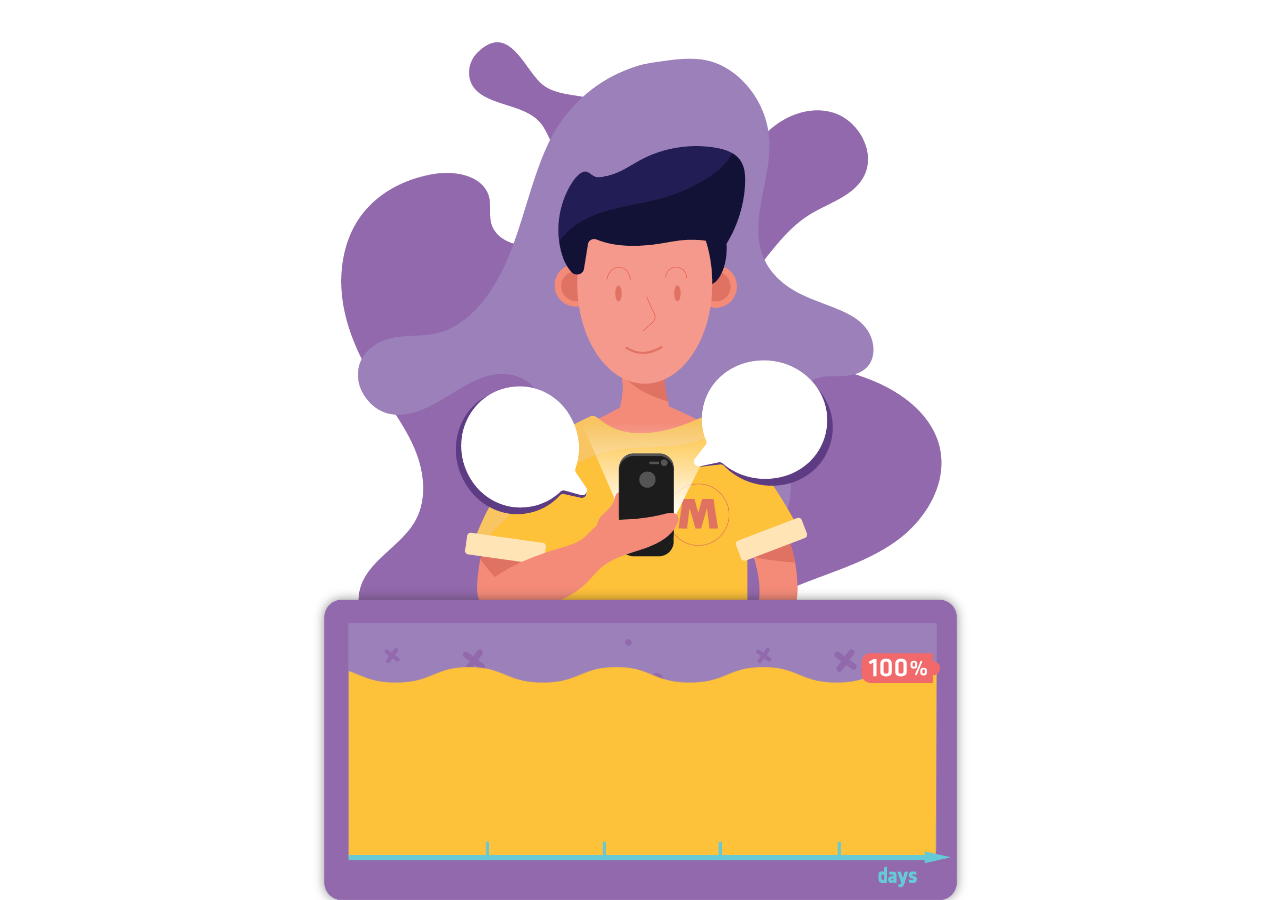
<file: scripts/NEW-S2/JSON 2 - LOOP/demo.html>
<html xmlns="http://www.w3.org/1999/xhtml">
<meta charset="UTF-8">
<head>
    <style>
        body{
            background-color:#fff;
            margin: 0px;
            height: 100%;
            overflow: hidden;
        }
        #lottie{
            background-color:#fff;
            width:100%;
            height:100%;
            display:block;
            overflow: hidden;
            transform: translate3d(0,0,0);
            text-align: center;
            opacity: 1;
        }

    </style>
</head>
<body>
<!-- build:scripto --><script>var a,b;"undefined"!=typeof navigator&&(a=window||{},b=function(window){"use strict";var svgNS="http://www.w3.org/2000/svg",locationHref="",initialDefaultFrame=-999999,subframeEnabled=!0,expressionsPlugin,isSafari=/^((?!chrome|android).)*safari/i.test(navigator.userAgent),cachedColors={},bm_rounder=Math.round,bm_rnd,bm_pow=Math.pow,bm_sqrt=Math.sqrt,bm_abs=Math.abs,bm_floor=Math.floor,bm_max=Math.max,bm_min=Math.min,blitter=10,BMMath={};function ProjectInterface(){return{}}!function(){var t,e=["abs","acos","acosh","asin","asinh","atan","atanh","atan2","ceil","cbrt","expm1","clz32","cos","cosh","exp","floor","fround","hypot","imul","log","log1p","log2","log10","max","min","pow","random","round","sign","sin","sinh","sqrt","tan","tanh","trunc","E","LN10","LN2","LOG10E","LOG2E","PI","SQRT1_2","SQRT2"],r=e.length;for(t=0;t<r;t+=1)BMMath[e[t]]=Math[e[t]]}(),BMMath.random=Math.random,BMMath.abs=function(t){if("object"===typeof t&&t.length){var e,r=createSizedArray(t.length),i=t.length;for(e=0;e<i;e+=1)r[e]=Math.abs(t[e]);return r}return Math.abs(t)};var defaultCurveSegments=150,degToRads=Math.PI/180,roundCorner=.5519;function roundValues(t){bm_rnd=t?Math.round:function(t){return t}}function styleDiv(t){t.style.position="absolute",t.style.top=0,t.style.left=0,t.style.display="block",t.style.transformOrigin=t.style.webkitTransformOrigin="0 0",t.style.backfaceVisibility=t.style.webkitBackfaceVisibility="visible",t.style.transformStyle=t.style.webkitTransformStyle=t.style.mozTransformStyle="preserve-3d"}function BMEnterFrameEvent(t,e,r,i){this.type=t,this.currentTime=e,this.totalTime=r,this.direction=i<0?-1:1}function BMCompleteEvent(t,e){this.type=t,this.direction=e<0?-1:1}function BMCompleteLoopEvent(t,e,r,i){this.type=t,this.currentLoop=r,this.totalLoops=e,this.direction=i<0?-1:1}function BMSegmentStartEvent(t,e,r){this.type=t,this.firstFrame=e,this.totalFrames=r}function BMDestroyEvent(t,e){this.type=t,this.target=e}roundValues(!1);var createElementID=(D=0,function(){return"__lottie_element_"+ ++D}),D;function HSVtoRGB(t,e,r){var i,s,a,n,o,h,l,p;switch(h=r*(1-e),l=r*(1-(o=6*t-(n=Math.floor(6*t)))*e),p=r*(1-(1-o)*e),n%6){case 0:i=r,s=p,a=h;break;case 1:i=l,s=r,a=h;break;case 2:i=h,s=r,a=p;break;case 3:i=h,s=l,a=r;break;case 4:i=p,s=h,a=r;break;case 5:i=r,s=h,a=l}return[i,s,a]}function RGBtoHSV(t,e,r){var i,s=Math.max(t,e,r),a=Math.min(t,e,r),n=s-a,o=0===s?0:n/s,h=s/255;switch(s){case a:i=0;break;case t:i=e-r+n*(e<r?6:0),i/=6*n;break;case e:i=r-t+2*n,i/=6*n;break;case r:i=t-e+4*n,i/=6*n}return[i,o,h]}function addSaturationToRGB(t,e){var r=RGBtoHSV(255*t[0],255*t[1],255*t[2]);return r[1]+=e,1<r[1]?r[1]=1:r[1]<=0&&(r[1]=0),HSVtoRGB(r[0],r[1],r[2])}function addBrightnessToRGB(t,e){var r=RGBtoHSV(255*t[0],255*t[1],255*t[2]);return r[2]+=e,1<r[2]?r[2]=1:r[2]<0&&(r[2]=0),HSVtoRGB(r[0],r[1],r[2])}function addHueToRGB(t,e){var r=RGBtoHSV(255*t[0],255*t[1],255*t[2]);return r[0]+=e/360,1<r[0]?r[0]-=1:r[0]<0&&(r[0]+=1),HSVtoRGB(r[0],r[1],r[2])}var rgbToHex=function(){var t,e,i=[];for(t=0;t<256;t+=1)e=t.toString(16),i[t]=1==e.length?"0"+e:e;return function(t,e,r){return t<0&&(t=0),e<0&&(e=0),r<0&&(r=0),"#"+i[t]+i[e]+i[r]}}();function BaseEvent(){}BaseEvent.prototype={triggerEvent:function(t,e){if(this._cbs[t])for(var r=this._cbs[t].length,i=0;i<r;i++)this._cbs[t][i](e)},addEventListener:function(t,e){return this._cbs[t]||(this._cbs[t]=[]),this._cbs[t].push(e),function(){this.removeEventListener(t,e)}.bind(this)},removeEventListener:function(t,e){if(e){if(this._cbs[t]){for(var r=0,i=this._cbs[t].length;r<i;)this._cbs[t][r]===e&&(this._cbs[t].splice(r,1),r-=1,i-=1),r+=1;this._cbs[t].length||(this._cbs[t]=null)}}else this._cbs[t]=null}};var createTypedArray="function"==typeof Uint8ClampedArray&&"function"==typeof Float32Array?function(t,e){return"float32"===t?new Float32Array(e):"int16"===t?new Int16Array(e):"uint8c"===t?new Uint8ClampedArray(e):void 0}:function(t,e){var r,i=0,s=[];switch(t){case"int16":case"uint8c":r=1;break;default:r=1.1}for(i=0;i<e;i+=1)s.push(r);return s};function createSizedArray(t){return Array.apply(null,{length:t})}function createNS(t){return document.createElementNS(svgNS,t)}function createTag(t){return document.createElement(t)}function DynamicPropertyContainer(){}DynamicPropertyContainer.prototype={addDynamicProperty:function(t){-1===this.dynamicProperties.indexOf(t)&&(this.dynamicProperties.push(t),this.container.addDynamicProperty(this),this._isAnimated=!0)},iterateDynamicProperties:function(){this._mdf=!1;var t,e=this.dynamicProperties.length;for(t=0;t<e;t+=1)this.dynamicProperties[t].getValue(),this.dynamicProperties[t]._mdf&&(this._mdf=!0)},initDynamicPropertyContainer:function(t){this.container=t,this.dynamicProperties=[],this._mdf=!1,this._isAnimated=!1}};var getBlendMode=(Ma={0:"source-over",1:"multiply",2:"screen",3:"overlay",4:"darken",5:"lighten",6:"color-dodge",7:"color-burn",8:"hard-light",9:"soft-light",10:"difference",11:"exclusion",12:"hue",13:"saturation",14:"color",15:"luminosity"},function(t){return Ma[t]||""}),Ma,Matrix=function(){var s=Math.cos,a=Math.sin,n=Math.tan,i=Math.round;function t(){return this.props[0]=1,this.props[1]=0,this.props[2]=0,this.props[3]=0,this.props[4]=0,this.props[5]=1,this.props[6]=0,this.props[7]=0,this.props[8]=0,this.props[9]=0,this.props[10]=1,this.props[11]=0,this.props[12]=0,this.props[13]=0,this.props[14]=0,this.props[15]=1,this}function e(t){if(0===t)return this;var e=s(t),r=a(t);return this._t(e,-r,0,0,r,e,0,0,0,0,1,0,0,0,0,1)}function r(t){if(0===t)return this;var e=s(t),r=a(t);return this._t(1,0,0,0,0,e,-r,0,0,r,e,0,0,0,0,1)}function o(t){if(0===t)return this;var e=s(t),r=a(t);return this._t(e,0,r,0,0,1,0,0,-r,0,e,0,0,0,0,1)}function h(t){if(0===t)return this;var e=s(t),r=a(t);return this._t(e,-r,0,0,r,e,0,0,0,0,1,0,0,0,0,1)}function l(t,e){return this._t(1,e,t,1,0,0)}function p(t,e){return this.shear(n(t),n(e))}function m(t,e){var r=s(e),i=a(e);return this._t(r,i,0,0,-i,r,0,0,0,0,1,0,0,0,0,1)._t(1,0,0,0,n(t),1,0,0,0,0,1,0,0,0,0,1)._t(r,-i,0,0,i,r,0,0,0,0,1,0,0,0,0,1)}function f(t,e,r){return r||0===r||(r=1),1===t&&1===e&&1===r?this:this._t(t,0,0,0,0,e,0,0,0,0,r,0,0,0,0,1)}function c(t,e,r,i,s,a,n,o,h,l,p,m,f,c,d,u){return this.props[0]=t,this.props[1]=e,this.props[2]=r,this.props[3]=i,this.props[4]=s,this.props[5]=a,this.props[6]=n,this.props[7]=o,this.props[8]=h,this.props[9]=l,this.props[10]=p,this.props[11]=m,this.props[12]=f,this.props[13]=c,this.props[14]=d,this.props[15]=u,this}function d(t,e,r){return r=r||0,0!==t||0!==e||0!==r?this._t(1,0,0,0,0,1,0,0,0,0,1,0,t,e,r,1):this}function u(t,e,r,i,s,a,n,o,h,l,p,m,f,c,d,u){var y=this.props;if(1===t&&0===e&&0===r&&0===i&&0===s&&1===a&&0===n&&0===o&&0===h&&0===l&&1===p&&0===m)return y[12]=y[12]*t+y[15]*f,y[13]=y[13]*a+y[15]*c,y[14]=y[14]*p+y[15]*d,y[15]=y[15]*u,this._identityCalculated=!1,this;var g=y[0],v=y[1],b=y[2],x=y[3],E=y[4],P=y[5],S=y[6],_=y[7],A=y[8],C=y[9],T=y[10],k=y[11],D=y[12],M=y[13],w=y[14],F=y[15];return y[0]=g*t+v*s+b*h+x*f,y[1]=g*e+v*a+b*l+x*c,y[2]=g*r+v*n+b*p+x*d,y[3]=g*i+v*o+b*m+x*u,y[4]=E*t+P*s+S*h+_*f,y[5]=E*e+P*a+S*l+_*c,y[6]=E*r+P*n+S*p+_*d,y[7]=E*i+P*o+S*m+_*u,y[8]=A*t+C*s+T*h+k*f,y[9]=A*e+C*a+T*l+k*c,y[10]=A*r+C*n+T*p+k*d,y[11]=A*i+C*o+T*m+k*u,y[12]=D*t+M*s+w*h+F*f,y[13]=D*e+M*a+w*l+F*c,y[14]=D*r+M*n+w*p+F*d,y[15]=D*i+M*o+w*m+F*u,this._identityCalculated=!1,this}function y(){return this._identityCalculated||(this._identity=!(1!==this.props[0]||0!==this.props[1]||0!==this.props[2]||0!==this.props[3]||0!==this.props[4]||1!==this.props[5]||0!==this.props[6]||0!==this.props[7]||0!==this.props[8]||0!==this.props[9]||1!==this.props[10]||0!==this.props[11]||0!==this.props[12]||0!==this.props[13]||0!==this.props[14]||1!==this.props[15]),this._identityCalculated=!0),this._identity}function g(t){for(var e=0;e<16;){if(t.props[e]!==this.props[e])return!1;e+=1}return!0}function v(t){var e;for(e=0;e<16;e+=1)t.props[e]=this.props[e]}function b(t){var e;for(e=0;e<16;e+=1)this.props[e]=t[e]}function x(t,e,r){return{x:t*this.props[0]+e*this.props[4]+r*this.props[8]+this.props[12],y:t*this.props[1]+e*this.props[5]+r*this.props[9]+this.props[13],z:t*this.props[2]+e*this.props[6]+r*this.props[10]+this.props[14]}}function E(t,e,r){return t*this.props[0]+e*this.props[4]+r*this.props[8]+this.props[12]}function P(t,e,r){return t*this.props[1]+e*this.props[5]+r*this.props[9]+this.props[13]}function S(t,e,r){return t*this.props[2]+e*this.props[6]+r*this.props[10]+this.props[14]}function _(t){var e=this.props[0]*this.props[5]-this.props[1]*this.props[4],r=this.props[5]/e,i=-this.props[1]/e,s=-this.props[4]/e,a=this.props[0]/e,n=(this.props[4]*this.props[13]-this.props[5]*this.props[12])/e,o=-(this.props[0]*this.props[13]-this.props[1]*this.props[12])/e;return[t[0]*r+t[1]*s+n,t[0]*i+t[1]*a+o,0]}function A(t){var e,r=t.length,i=[];for(e=0;e<r;e+=1)i[e]=_(t[e]);return i}function C(t,e,r){var i=createTypedArray("float32",6);if(this.isIdentity())i[0]=t[0],i[1]=t[1],i[2]=e[0],i[3]=e[1],i[4]=r[0],i[5]=r[1];else{var s=this.props[0],a=this.props[1],n=this.props[4],o=this.props[5],h=this.props[12],l=this.props[13];i[0]=t[0]*s+t[1]*n+h,i[1]=t[0]*a+t[1]*o+l,i[2]=e[0]*s+e[1]*n+h,i[3]=e[0]*a+e[1]*o+l,i[4]=r[0]*s+r[1]*n+h,i[5]=r[0]*a+r[1]*o+l}return i}function T(t,e,r){return this.isIdentity()?[t,e,r]:[t*this.props[0]+e*this.props[4]+r*this.props[8]+this.props[12],t*this.props[1]+e*this.props[5]+r*this.props[9]+this.props[13],t*this.props[2]+e*this.props[6]+r*this.props[10]+this.props[14]]}function k(t,e){if(this.isIdentity())return t+","+e;var r=this.props;return Math.round(100*(t*r[0]+e*r[4]+r[12]))/100+","+Math.round(100*(t*r[1]+e*r[5]+r[13]))/100}function D(){for(var t=0,e=this.props,r="matrix3d(";t<16;)r+=i(1e4*e[t])/1e4,r+=15===t?")":",",t+=1;return r}function M(t){return t<1e-6&&0<t||-1e-6<t&&t<0?i(1e4*t)/1e4:t}function w(){var t=this.props;return"matrix("+M(t[0])+","+M(t[1])+","+M(t[4])+","+M(t[5])+","+M(t[12])+","+M(t[13])+")"}return function(){this.reset=t,this.rotate=e,this.rotateX=r,this.rotateY=o,this.rotateZ=h,this.skew=p,this.skewFromAxis=m,this.shear=l,this.scale=f,this.setTransform=c,this.translate=d,this.transform=u,this.applyToPoint=x,this.applyToX=E,this.applyToY=P,this.applyToZ=S,this.applyToPointArray=T,this.applyToTriplePoints=C,this.applyToPointStringified=k,this.toCSS=D,this.to2dCSS=w,this.clone=v,this.cloneFromProps=b,this.equals=g,this.inversePoints=A,this.inversePoint=_,this._t=this.transform,this.isIdentity=y,this._identity=!0,this._identityCalculated=!1,this.props=createTypedArray("float32",16),this.reset()}}();!function(o,h){var l,p=this,m=256,f=6,c="random",d=h.pow(m,f),u=h.pow(2,52),y=2*u,g=m-1;function v(t){var e,r=t.length,n=this,i=0,s=n.i=n.j=0,a=n.S=[];for(r||(t=[r++]);i<m;)a[i]=i++;for(i=0;i<m;i++)a[i]=a[s=g&s+t[i%r]+(e=a[i])],a[s]=e;n.g=function(t){for(var e,r=0,i=n.i,s=n.j,a=n.S;t--;)e=a[i=g&i+1],r=r*m+a[g&(a[i]=a[s=g&s+e])+(a[s]=e)];return n.i=i,n.j=s,r}}function b(t,e){return e.i=t.i,e.j=t.j,e.S=t.S.slice(),e}function x(t,e){for(var r,i=t+"",s=0;s<i.length;)e[g&s]=g&(r^=19*e[g&s])+i.charCodeAt(s++);return E(e)}function E(t){return String.fromCharCode.apply(0,t)}h["seed"+c]=function(t,e,r){var i=[],s=x(function t(e,r){var i,s=[],a=typeof e;if(r&&"object"==a)for(i in e)try{s.push(t(e[i],r-1))}catch(t){}return s.length?s:"string"==a?e:e+"\0"}((e=!0===e?{entropy:!0}:e||{}).entropy?[t,E(o)]:null===t?function(){try{if(l)return E(l.randomBytes(m));var t=new Uint8Array(m);return(p.crypto||p.msCrypto).getRandomValues(t),E(t)}catch(t){var e=p.navigator,r=e&&e.plugins;return[+new Date,p,r,p.screen,E(o)]}}():t,3),i),a=new v(i),n=function(){for(var t=a.g(f),e=d,r=0;t<u;)t=(t+r)*m,e*=m,r=a.g(1);for(;y<=t;)t/=2,e/=2,r>>>=1;return(t+r)/e};return n.int32=function(){return 0|a.g(4)},n.quick=function(){return a.g(4)/4294967296},n.double=n,x(E(a.S),o),(e.pass||r||function(t,e,r,i){return i&&(i.S&&b(i,a),t.state=function(){return b(a,{})}),r?(h[c]=t,e):t})(n,s,"global"in e?e.global:this==h,e.state)},x(h.random(),o)}([],BMMath);var BezierFactory=function(){var t={getBezierEasing:function(t,e,r,i,s){var a=s||("bez_"+t+"_"+e+"_"+r+"_"+i).replace(/\./g,"p");if(o[a])return o[a];var n=new h([t,e,r,i]);return o[a]=n}},o={};var l=11,p=1/(l-1),e="function"==typeof Float32Array;function i(t,e){return 1-3*e+3*t}function s(t,e){return 3*e-6*t}function a(t){return 3*t}function m(t,e,r){return((i(e,r)*t+s(e,r))*t+a(e))*t}function f(t,e,r){return 3*i(e,r)*t*t+2*s(e,r)*t+a(e)}function h(t){this._p=t,this._mSampleValues=e?new Float32Array(l):new Array(l),this._precomputed=!1,this.get=this.get.bind(this)}return h.prototype={get:function(t){var e=this._p[0],r=this._p[1],i=this._p[2],s=this._p[3];return this._precomputed||this._precompute(),e===r&&i===s?t:0===t?0:1===t?1:m(this._getTForX(t),r,s)},_precompute:function(){var t=this._p[0],e=this._p[1],r=this._p[2],i=this._p[3];this._precomputed=!0,t===e&&r===i||this._calcSampleValues()},_calcSampleValues:function(){for(var t=this._p[0],e=this._p[2],r=0;r<l;++r)this._mSampleValues[r]=m(r*p,t,e)},_getTForX:function(t){for(var e=this._p[0],r=this._p[2],i=this._mSampleValues,s=0,a=1,n=l-1;a!==n&&i[a]<=t;++a)s+=p;var o=s+(t-i[--a])/(i[a+1]-i[a])*p,h=f(o,e,r);return.001<=h?function(t,e,r,i){for(var s=0;s<4;++s){var a=f(e,r,i);if(0===a)return e;e-=(m(e,r,i)-t)/a}return e}(t,o,e,r):0===h?o:function(t,e,r,i,s){for(var a,n,o=0;0<(a=m(n=e+(r-e)/2,i,s)-t)?r=n:e=n,1e-7<Math.abs(a)&&++o<10;);return n}(t,s,s+p,e,r)}},t}();function extendPrototype(t,e){var r,i,s=t.length;for(r=0;r<s;r+=1)for(var a in i=t[r].prototype)i.hasOwnProperty(a)&&(e.prototype[a]=i[a])}function getDescriptor(t,e){return Object.getOwnPropertyDescriptor(t,e)}function createProxyFunction(t){function e(){}return e.prototype=t,e}function bezFunction(){Math;function y(t,e,r,i,s,a){var n=t*i+e*s+r*a-s*i-a*t-r*e;return-.001<n&&n<.001}var p=function(t,e,r,i){var s,a,n,o,h,l,p=defaultCurveSegments,m=0,f=[],c=[],d=bezier_length_pool.newElement();for(n=r.length,s=0;s<p;s+=1){for(h=s/(p-1),a=l=0;a<n;a+=1)o=bm_pow(1-h,3)*t[a]+3*bm_pow(1-h,2)*h*r[a]+3*(1-h)*bm_pow(h,2)*i[a]+bm_pow(h,3)*e[a],f[a]=o,null!==c[a]&&(l+=bm_pow(f[a]-c[a],2)),c[a]=f[a];l&&(m+=l=bm_sqrt(l)),d.percents[s]=h,d.lengths[s]=m}return d.addedLength=m,d};function g(t){this.segmentLength=0,this.points=new Array(t)}function v(t,e){this.partialLength=t,this.point=e}var b,t=(b={},function(t,e,r,i){var s=(t[0]+"_"+t[1]+"_"+e[0]+"_"+e[1]+"_"+r[0]+"_"+r[1]+"_"+i[0]+"_"+i[1]).replace(/\./g,"p");if(!b[s]){var a,n,o,h,l,p,m,f=defaultCurveSegments,c=0,d=null;2===t.length&&(t[0]!=e[0]||t[1]!=e[1])&&y(t[0],t[1],e[0],e[1],t[0]+r[0],t[1]+r[1])&&y(t[0],t[1],e[0],e[1],e[0]+i[0],e[1]+i[1])&&(f=2);var u=new g(f);for(o=r.length,a=0;a<f;a+=1){for(m=createSizedArray(o),l=a/(f-1),n=p=0;n<o;n+=1)h=bm_pow(1-l,3)*t[n]+3*bm_pow(1-l,2)*l*(t[n]+r[n])+3*(1-l)*bm_pow(l,2)*(e[n]+i[n])+bm_pow(l,3)*e[n],m[n]=h,null!==d&&(p+=bm_pow(m[n]-d[n],2));c+=p=bm_sqrt(p),u.points[a]=new v(p,m),d=m}u.segmentLength=c,b[s]=u}return b[s]});function D(t,e){var r=e.percents,i=e.lengths,s=r.length,a=bm_floor((s-1)*t),n=t*e.addedLength,o=0;if(a===s-1||0===a||n===i[a])return r[a];for(var h=i[a]>n?-1:1,l=!0;l;)if(i[a]<=n&&i[a+1]>n?(o=(n-i[a])/(i[a+1]-i[a]),l=!1):a+=h,a<0||s-1<=a){if(a===s-1)return r[a];l=!1}return r[a]+(r[a+1]-r[a])*o}var M=createTypedArray("float32",8);return{getSegmentsLength:function(t){var e,r=segments_length_pool.newElement(),i=t.c,s=t.v,a=t.o,n=t.i,o=t._length,h=r.lengths,l=0;for(e=0;e<o-1;e+=1)h[e]=p(s[e],s[e+1],a[e],n[e+1]),l+=h[e].addedLength;return i&&o&&(h[e]=p(s[e],s[0],a[e],n[0]),l+=h[e].addedLength),r.totalLength=l,r},getNewSegment:function(t,e,r,i,s,a,n){var o,h=D(s=s<0?0:1<s?1:s,n),l=D(a=1<a?1:a,n),p=t.length,m=1-h,f=1-l,c=m*m*m,d=h*m*m*3,u=h*h*m*3,y=h*h*h,g=m*m*f,v=h*m*f+m*h*f+m*m*l,b=h*h*f+m*h*l+h*m*l,x=h*h*l,E=m*f*f,P=h*f*f+m*l*f+m*f*l,S=h*l*f+m*l*l+h*f*l,_=h*l*l,A=f*f*f,C=l*f*f+f*l*f+f*f*l,T=l*l*f+f*l*l+l*f*l,k=l*l*l;for(o=0;o<p;o+=1)M[4*o]=Math.round(1e3*(c*t[o]+d*r[o]+u*i[o]+y*e[o]))/1e3,M[4*o+1]=Math.round(1e3*(g*t[o]+v*r[o]+b*i[o]+x*e[o]))/1e3,M[4*o+2]=Math.round(1e3*(E*t[o]+P*r[o]+S*i[o]+_*e[o]))/1e3,M[4*o+3]=Math.round(1e3*(A*t[o]+C*r[o]+T*i[o]+k*e[o]))/1e3;return M},getPointInSegment:function(t,e,r,i,s,a){var n=D(s,a),o=1-n;return[Math.round(1e3*(o*o*o*t[0]+(n*o*o+o*n*o+o*o*n)*r[0]+(n*n*o+o*n*n+n*o*n)*i[0]+n*n*n*e[0]))/1e3,Math.round(1e3*(o*o*o*t[1]+(n*o*o+o*n*o+o*o*n)*r[1]+(n*n*o+o*n*n+n*o*n)*i[1]+n*n*n*e[1]))/1e3]},buildBezierData:t,pointOnLine2D:y,pointOnLine3D:function(t,e,r,i,s,a,n,o,h){if(0===r&&0===a&&0===h)return y(t,e,i,s,n,o);var l,p=Math.sqrt(Math.pow(i-t,2)+Math.pow(s-e,2)+Math.pow(a-r,2)),m=Math.sqrt(Math.pow(n-t,2)+Math.pow(o-e,2)+Math.pow(h-r,2)),f=Math.sqrt(Math.pow(n-i,2)+Math.pow(o-s,2)+Math.pow(h-a,2));return-1e-4<(l=m<p?f<p?p-m-f:f-m-p:m<f?f-m-p:m-p-f)&&l<1e-4}}}!function(){for(var a=0,t=["ms","moz","webkit","o"],e=0;e<t.length&&!window.requestAnimationFrame;++e)window.requestAnimationFrame=window[t[e]+"RequestAnimationFrame"],window.cancelAnimationFrame=window[t[e]+"CancelAnimationFrame"]||window[t[e]+"CancelRequestAnimationFrame"];window.requestAnimationFrame||(window.requestAnimationFrame=function(t,e){var r=(new Date).getTime(),i=Math.max(0,16-(r-a)),s=setTimeout(function(){t(r+i)},i);return a=r+i,s}),window.cancelAnimationFrame||(window.cancelAnimationFrame=function(t){clearTimeout(t)})}();var bez=bezFunction();function dataFunctionManager(){function c(t,e){for(var r=0,i=e.length;r<i;){if(e[r].id===t)return e[r].layers.__used?JSON.parse(JSON.stringify(e[r].layers)):(e[r].layers.__used=!0,e[r].layers);r+=1}}function d(t){var e,r,i;for(e=t.length-1;0<=e;e-=1)if("sh"==t[e].ty){if(t[e].ks.k.i)u(t[e].ks.k);else for(i=t[e].ks.k.length,r=0;r<i;r+=1)t[e].ks.k[r].s&&u(t[e].ks.k[r].s[0]),t[e].ks.k[r].e&&u(t[e].ks.k[r].e[0]);!0}else"gr"==t[e].ty&&d(t[e].it)}function u(t){var e,r=t.i.length;for(e=0;e<r;e+=1)t.i[e][0]+=t.v[e][0],t.i[e][1]+=t.v[e][1],t.o[e][0]+=t.v[e][0],t.o[e][1]+=t.v[e][1]}function o(t,e){var r=e?e.split("."):[100,100,100];return t[0]>r[0]||!(r[0]>t[0])&&(t[1]>r[1]||!(r[1]>t[1])&&(t[2]>r[2]||!(r[2]>t[2])&&void 0))}var h,r=function(){var i=[4,4,14];function s(t){var e,r,i,s=t.length;for(e=0;e<s;e+=1)5===t[e].ty&&(r=t[e],void 0,i=r.t.d,r.t.d={k:[{s:i,t:0}]})}return function(t){if(o(i,t.v)&&(s(t.layers),t.assets)){var e,r=t.assets.length;for(e=0;e<r;e+=1)t.assets[e].layers&&s(t.assets[e].layers)}}}(),i=(h=[4,7,99],function(t){if(t.chars&&!o(h,t.v)){var e,r,i,s,a,n=t.chars.length;for(e=0;e<n;e+=1)if(t.chars[e].data&&t.chars[e].data.shapes)for(i=(a=t.chars[e].data.shapes[0].it).length,r=0;r<i;r+=1)(s=a[r].ks.k).__converted||(u(a[r].ks.k),s.__converted=!0)}}),s=function(){var i=[4,1,9];function a(t){var e,r,i,s=t.length;for(e=0;e<s;e+=1)if("gr"===t[e].ty)a(t[e].it);else if("fl"===t[e].ty||"st"===t[e].ty)if(t[e].c.k&&t[e].c.k[0].i)for(i=t[e].c.k.length,r=0;r<i;r+=1)t[e].c.k[r].s&&(t[e].c.k[r].s[0]/=255,t[e].c.k[r].s[1]/=255,t[e].c.k[r].s[2]/=255,t[e].c.k[r].s[3]/=255),t[e].c.k[r].e&&(t[e].c.k[r].e[0]/=255,t[e].c.k[r].e[1]/=255,t[e].c.k[r].e[2]/=255,t[e].c.k[r].e[3]/=255);else t[e].c.k[0]/=255,t[e].c.k[1]/=255,t[e].c.k[2]/=255,t[e].c.k[3]/=255}function s(t){var e,r=t.length;for(e=0;e<r;e+=1)4===t[e].ty&&a(t[e].shapes)}return function(t){if(o(i,t.v)&&(s(t.layers),t.assets)){var e,r=t.assets.length;for(e=0;e<r;e+=1)t.assets[e].layers&&s(t.assets[e].layers)}}}(),a=function(){var i=[4,4,18];function l(t){var e,r,i;for(e=t.length-1;0<=e;e-=1)if("sh"==t[e].ty){if(t[e].ks.k.i)t[e].ks.k.c=t[e].closed;else for(i=t[e].ks.k.length,r=0;r<i;r+=1)t[e].ks.k[r].s&&(t[e].ks.k[r].s[0].c=t[e].closed),t[e].ks.k[r].e&&(t[e].ks.k[r].e[0].c=t[e].closed);!0}else"gr"==t[e].ty&&l(t[e].it)}function s(t){var e,r,i,s,a,n,o=t.length;for(r=0;r<o;r+=1){if((e=t[r]).hasMask){var h=e.masksProperties;for(s=h.length,i=0;i<s;i+=1)if(h[i].pt.k.i)h[i].pt.k.c=h[i].cl;else for(n=h[i].pt.k.length,a=0;a<n;a+=1)h[i].pt.k[a].s&&(h[i].pt.k[a].s[0].c=h[i].cl),h[i].pt.k[a].e&&(h[i].pt.k[a].e[0].c=h[i].cl)}4===e.ty&&l(e.shapes)}}return function(t){if(o(i,t.v)&&(s(t.layers),t.assets)){var e,r=t.assets.length;for(e=0;e<r;e+=1)t.assets[e].layers&&s(t.assets[e].layers)}}}();var t={};return t.completeData=function(t,e){t.__complete||(s(t),r(t),i(t),a(t),function t(e,r,i){var s,a,n,o,h,l,p,m=e.length;for(a=0;a<m;a+=1)if("ks"in(s=e[a])&&!s.completed){if(s.completed=!0,s.tt&&(e[a-1].td=s.tt),s.hasMask){var f=s.masksProperties;for(o=f.length,n=0;n<o;n+=1)if(f[n].pt.k.i)u(f[n].pt.k);else for(l=f[n].pt.k.length,h=0;h<l;h+=1)f[n].pt.k[h].s&&u(f[n].pt.k[h].s[0]),f[n].pt.k[h].e&&u(f[n].pt.k[h].e[0])}0===s.ty?(s.layers=c(s.refId,r),t(s.layers,r,i)):4===s.ty?d(s.shapes):5==s.ty&&(0!==(p=s).t.a.length||"m"in p.t.p||(p.singleShape=!0))}}(t.layers,t.assets,e),t.__complete=!0)},t}var dataManager=dataFunctionManager(),FontManager=function(){var a={w:0,size:0,shapes:[]},t=[];function u(t,e){var r=createTag("span");r.style.fontFamily=e;var i=createTag("span");i.innerHTML="giItT1WQy@!-/#",r.style.position="absolute",r.style.left="-10000px",r.style.top="-10000px",r.style.fontSize="300px",r.style.fontVariant="normal",r.style.fontStyle="normal",r.style.fontWeight="normal",r.style.letterSpacing="0",r.appendChild(i),document.body.appendChild(r);var s=i.offsetWidth;return i.style.fontFamily=t+", "+e,{node:i,w:s,parent:r}}t=t.concat([2304,2305,2306,2307,2362,2363,2364,2364,2366,2367,2368,2369,2370,2371,2372,2373,2374,2375,2376,2377,2378,2379,2380,2381,2382,2383,2387,2388,2389,2390,2391,2402,2403]);var e=function(){this.fonts=[],this.chars=null,this.typekitLoaded=0,this.isLoaded=!1,this.initTime=Date.now()};return e.getCombinedCharacterCodes=function(){return t},e.prototype.addChars=function(t){if(t){this.chars||(this.chars=[]);var e,r,i,s=t.length,a=this.chars.length;for(e=0;e<s;e+=1){for(r=0,i=!1;r<a;)this.chars[r].style===t[e].style&&this.chars[r].fFamily===t[e].fFamily&&this.chars[r].ch===t[e].ch&&(i=!0),r+=1;i||(this.chars.push(t[e]),a+=1)}}},e.prototype.addFonts=function(t,e){if(t){if(this.chars)return this.isLoaded=!0,void(this.fonts=t.list);var r,i,s,a,n=t.list,o=n.length,h=o;for(r=0;r<o;r+=1){var l,p,m=!0;if(n[r].loaded=!1,n[r].monoCase=u(n[r].fFamily,"monospace"),n[r].sansCase=u(n[r].fFamily,"sans-serif"),n[r].fPath){if("p"===n[r].fOrigin||3===n[r].origin){if(0<(l=document.querySelectorAll('style[f-forigin="p"][f-family="'+n[r].fFamily+'"], style[f-origin="3"][f-family="'+n[r].fFamily+'"]')).length&&(m=!1),m){var f=createTag("style");f.setAttribute("f-forigin",n[r].fOrigin),f.setAttribute("f-origin",n[r].origin),f.setAttribute("f-family",n[r].fFamily),f.type="text/css",f.innerHTML="@font-face {font-family: "+n[r].fFamily+"; font-style: normal; src: url('"+n[r].fPath+"');}",e.appendChild(f)}}else if("g"===n[r].fOrigin||1===n[r].origin){for(l=document.querySelectorAll('link[f-forigin="g"], link[f-origin="1"]'),p=0;p<l.length;p++)-1!==l[p].href.indexOf(n[r].fPath)&&(m=!1);if(m){var c=createTag("link");c.setAttribute("f-forigin",n[r].fOrigin),c.setAttribute("f-origin",n[r].origin),c.type="text/css",c.rel="stylesheet",c.href=n[r].fPath,document.body.appendChild(c)}}else if("t"===n[r].fOrigin||2===n[r].origin){for(l=document.querySelectorAll('script[f-forigin="t"], script[f-origin="2"]'),p=0;p<l.length;p++)n[r].fPath===l[p].src&&(m=!1);if(m){var d=createTag("link");d.setAttribute("f-forigin",n[r].fOrigin),d.setAttribute("f-origin",n[r].origin),d.setAttribute("rel","stylesheet"),d.setAttribute("href",n[r].fPath),e.appendChild(d)}}}else n[r].loaded=!0,h-=1;n[r].helper=(i=e,s=n[r],a=void 0,(a=createNS("text")).style.fontSize="100px",a.setAttribute("font-family",s.fFamily),a.setAttribute("font-style",s.fStyle),a.setAttribute("font-weight",s.fWeight),a.textContent="1",s.fClass?(a.style.fontFamily="inherit",a.setAttribute("class",s.fClass)):a.style.fontFamily=s.fFamily,i.appendChild(a),createTag("canvas").getContext("2d").font=s.fWeight+" "+s.fStyle+" 100px "+s.fFamily,a),n[r].cache={},this.fonts.push(n[r])}0===h?this.isLoaded=!0:setTimeout(this.checkLoadedFonts.bind(this),100)}else this.isLoaded=!0},e.prototype.getCharData=function(t,e,r){for(var i=0,s=this.chars.length;i<s;){if(this.chars[i].ch===t&&this.chars[i].style===e&&this.chars[i].fFamily===r)return this.chars[i];i+=1}return console&&console.warn&&console.warn("Missing character from exported characters list: ",t,e,r),a},e.prototype.getFontByName=function(t){for(var e=0,r=this.fonts.length;e<r;){if(this.fonts[e].fName===t)return this.fonts[e];e+=1}return this.fonts[0]},e.prototype.measureText=function(t,e,r){var i=this.getFontByName(e),s=t.charCodeAt(0);if(!i.cache[s+1]){var a=i.helper;if(" "===t){a.textContent="|"+t+"|";var n=a.getComputedTextLength();a.textContent="||";var o=a.getComputedTextLength();i.cache[s+1]=(n-o)/100}else a.textContent=t,i.cache[s+1]=a.getComputedTextLength()/100}return i.cache[s+1]*r},e.prototype.checkLoadedFonts=function(){var t,e,r,i=this.fonts.length,s=i;for(t=0;t<i;t+=1)this.fonts[t].loaded?s-=1:"n"===this.fonts[t].fOrigin||0===this.fonts[t].origin?this.fonts[t].loaded=!0:(e=this.fonts[t].monoCase.node,r=this.fonts[t].monoCase.w,e.offsetWidth!==r?(s-=1,this.fonts[t].loaded=!0):(e=this.fonts[t].sansCase.node,r=this.fonts[t].sansCase.w,e.offsetWidth!==r&&(s-=1,this.fonts[t].loaded=!0)),this.fonts[t].loaded&&(this.fonts[t].sansCase.parent.parentNode.removeChild(this.fonts[t].sansCase.parent),this.fonts[t].monoCase.parent.parentNode.removeChild(this.fonts[t].monoCase.parent)));0!==s&&Date.now()-this.initTime<5e3?setTimeout(this.checkLoadedFonts.bind(this),20):setTimeout(function(){this.isLoaded=!0}.bind(this),0)},e.prototype.loaded=function(){return this.isLoaded},e}(),PropertyFactory=function(){var m=initialDefaultFrame,s=Math.abs;function f(t,e){var r,i=this.offsetTime;"multidimensional"===this.propType&&(r=createTypedArray("float32",this.pv.length));for(var s,a,n,o,h,l,p,m,f=e.lastIndex,c=f,d=this.keyframes.length-1,u=!0;u;){if(s=this.keyframes[c],a=this.keyframes[c+1],c===d-1&&t>=a.t-i){s.h&&(s=a),f=0;break}if(a.t-i>t){f=c;break}c<d-1?c+=1:(f=0,u=!1)}var y,g,v,b,x,E,P,S,_,A,C=a.t-i,T=s.t-i;if(s.to){s.bezierData||(s.bezierData=bez.buildBezierData(s.s,a.s||s.e,s.to,s.ti));var k=s.bezierData;if(C<=t||t<T){var D=C<=t?k.points.length-1:0;for(o=k.points[D].point.length,n=0;n<o;n+=1)r[n]=k.points[D].point[n]}else{s.__fnct?m=s.__fnct:(m=BezierFactory.getBezierEasing(s.o.x,s.o.y,s.i.x,s.i.y,s.n).get,s.__fnct=m),h=m((t-T)/(C-T));var M,w=k.segmentLength*h,F=e.lastFrame<t&&e._lastKeyframeIndex===c?e._lastAddedLength:0;for(p=e.lastFrame<t&&e._lastKeyframeIndex===c?e._lastPoint:0,u=!0,l=k.points.length;u;){if(F+=k.points[p].partialLength,0===w||0===h||p===k.points.length-1){for(o=k.points[p].point.length,n=0;n<o;n+=1)r[n]=k.points[p].point[n];break}if(F<=w&&w<F+k.points[p+1].partialLength){for(M=(w-F)/k.points[p+1].partialLength,o=k.points[p].point.length,n=0;n<o;n+=1)r[n]=k.points[p].point[n]+(k.points[p+1].point[n]-k.points[p].point[n])*M;break}p<l-1?p+=1:u=!1}e._lastPoint=p,e._lastAddedLength=F-k.points[p].partialLength,e._lastKeyframeIndex=c}}else{var I,V,R,B,L;if(d=s.s.length,y=a.s||s.e,this.sh&&1!==s.h)if(C<=t)r[0]=y[0],r[1]=y[1],r[2]=y[2];else if(t<=T)r[0]=s.s[0],r[1]=s.s[1],r[2]=s.s[2];else{var G=N(s.s),z=N(y);g=r,v=function(t,e,r){var i,s,a,n,o,h=[],l=t[0],p=t[1],m=t[2],f=t[3],c=e[0],d=e[1],u=e[2],y=e[3];(s=l*c+p*d+m*u+f*y)<0&&(s=-s,c=-c,d=-d,u=-u,y=-y);o=1e-6<1-s?(i=Math.acos(s),a=Math.sin(i),n=Math.sin((1-r)*i)/a,Math.sin(r*i)/a):(n=1-r,r);return h[0]=n*l+o*c,h[1]=n*p+o*d,h[2]=n*m+o*u,h[3]=n*f+o*y,h}(G,z,(t-T)/(C-T)),b=v[0],x=v[1],E=v[2],P=v[3],S=Math.atan2(2*x*P-2*b*E,1-2*x*x-2*E*E),_=Math.asin(2*b*x+2*E*P),A=Math.atan2(2*b*P-2*x*E,1-2*b*b-2*E*E),g[0]=S/degToRads,g[1]=_/degToRads,g[2]=A/degToRads}else for(c=0;c<d;c+=1)1!==s.h&&(h=C<=t?1:t<T?0:(s.o.x.constructor===Array?(s.__fnct||(s.__fnct=[]),s.__fnct[c]?m=s.__fnct[c]:(I=void 0===s.o.x[c]?s.o.x[0]:s.o.x[c],V=void 0===s.o.y[c]?s.o.y[0]:s.o.y[c],R=void 0===s.i.x[c]?s.i.x[0]:s.i.x[c],B=void 0===s.i.y[c]?s.i.y[0]:s.i.y[c],m=BezierFactory.getBezierEasing(I,V,R,B).get,s.__fnct[c]=m)):s.__fnct?m=s.__fnct:(I=s.o.x,V=s.o.y,R=s.i.x,B=s.i.y,m=BezierFactory.getBezierEasing(I,V,R,B).get,s.__fnct=m),m((t-T)/(C-T)))),y=a.s||s.e,L=1===s.h?s.s[c]:s.s[c]+(y[c]-s.s[c])*h,1===d?r=L:r[c]=L}return e.lastIndex=f,r}function N(t){var e=t[0]*degToRads,r=t[1]*degToRads,i=t[2]*degToRads,s=Math.cos(e/2),a=Math.cos(r/2),n=Math.cos(i/2),o=Math.sin(e/2),h=Math.sin(r/2),l=Math.sin(i/2);return[o*h*n+s*a*l,o*a*n+s*h*l,s*h*n-o*a*l,s*a*n-o*h*l]}function c(){var t=this.comp.renderedFrame-this.offsetTime,e=this.keyframes[0].t-this.offsetTime,r=this.keyframes[this.keyframes.length-1].t-this.offsetTime;if(!(t===this._caching.lastFrame||this._caching.lastFrame!==m&&(this._caching.lastFrame>=r&&r<=t||this._caching.lastFrame<e&&t<e))){this._caching.lastFrame>=t&&(this._caching._lastKeyframeIndex=-1,this._caching.lastIndex=0);var i=this.interpolateValue(t,this._caching);this.pv=i}return this._caching.lastFrame=t,this.pv}function d(t){var e;if("unidimensional"===this.propType)e=t*this.mult,1e-5<s(this.v-e)&&(this.v=e,this._mdf=!0);else for(var r=0,i=this.v.length;r<i;)e=t[r]*this.mult,1e-5<s(this.v[r]-e)&&(this.v[r]=e,this._mdf=!0),r+=1}function u(){if(this.elem.globalData.frameId!==this.frameId&&this.effectsSequence.length)if(this.lock)this.setVValue(this.pv);else{this.lock=!0,this._mdf=this._isFirstFrame;var t,e=this.effectsSequence.length,r=this.kf?this.pv:this.data.k;for(t=0;t<e;t+=1)r=this.effectsSequence[t](r);this.setVValue(r),this._isFirstFrame=!1,this.lock=!1,this.frameId=this.elem.globalData.frameId}}function y(t){this.effectsSequence.push(t),this.container.addDynamicProperty(this)}function n(t,e,r,i){this.propType="unidimensional",this.mult=r||1,this.data=e,this.v=r?e.k*r:e.k,this.pv=e.k,this._mdf=!1,this.elem=t,this.container=i,this.comp=t.comp,this.k=!1,this.kf=!1,this.vel=0,this.effectsSequence=[],this._isFirstFrame=!0,this.getValue=u,this.setVValue=d,this.addEffect=y}function o(t,e,r,i){this.propType="multidimensional",this.mult=r||1,this.data=e,this._mdf=!1,this.elem=t,this.container=i,this.comp=t.comp,this.k=!1,this.kf=!1,this.frameId=-1;var s,a=e.k.length;this.v=createTypedArray("float32",a),this.pv=createTypedArray("float32",a);createTypedArray("float32",a);for(this.vel=createTypedArray("float32",a),s=0;s<a;s+=1)this.v[s]=e.k[s]*this.mult,this.pv[s]=e.k[s];this._isFirstFrame=!0,this.effectsSequence=[],this.getValue=u,this.setVValue=d,this.addEffect=y}function h(t,e,r,i){this.propType="unidimensional",this.keyframes=e.k,this.offsetTime=t.data.st,this.frameId=-1,this._caching={lastFrame:m,lastIndex:0,value:0,_lastKeyframeIndex:-1},this.k=!0,this.kf=!0,this.data=e,this.mult=r||1,this.elem=t,this.container=i,this.comp=t.comp,this.v=m,this.pv=m,this._isFirstFrame=!0,this.getValue=u,this.setVValue=d,this.interpolateValue=f,this.effectsSequence=[c.bind(this)],this.addEffect=y}function l(t,e,r,i){this.propType="multidimensional";var s,a,n,o,h,l=e.k.length;for(s=0;s<l-1;s+=1)e.k[s].to&&e.k[s].s&&e.k[s].e&&(a=e.k[s].s,n=e.k[s].e,o=e.k[s].to,h=e.k[s].ti,(2===a.length&&(a[0]!==n[0]||a[1]!==n[1])&&bez.pointOnLine2D(a[0],a[1],n[0],n[1],a[0]+o[0],a[1]+o[1])&&bez.pointOnLine2D(a[0],a[1],n[0],n[1],n[0]+h[0],n[1]+h[1])||3===a.length&&(a[0]!==n[0]||a[1]!==n[1]||a[2]!==n[2])&&bez.pointOnLine3D(a[0],a[1],a[2],n[0],n[1],n[2],a[0]+o[0],a[1]+o[1],a[2]+o[2])&&bez.pointOnLine3D(a[0],a[1],a[2],n[0],n[1],n[2],n[0]+h[0],n[1]+h[1],n[2]+h[2]))&&(e.k[s].to=null,e.k[s].ti=null),a[0]===n[0]&&a[1]===n[1]&&0===o[0]&&0===o[1]&&0===h[0]&&0===h[1]&&(2===a.length||a[2]===n[2]&&0===o[2]&&0===h[2])&&(e.k[s].to=null,e.k[s].ti=null));this.effectsSequence=[c.bind(this)],this.keyframes=e.k,this.offsetTime=t.data.st,this.k=!0,this.kf=!0,this._isFirstFrame=!0,this.mult=r||1,this.elem=t,this.container=i,this.comp=t.comp,this.getValue=u,this.setVValue=d,this.interpolateValue=f,this.frameId=-1;var p=e.k[0].s.length;for(this.v=createTypedArray("float32",p),this.pv=createTypedArray("float32",p),s=0;s<p;s+=1)this.v[s]=m,this.pv[s]=m;this._caching={lastFrame:m,lastIndex:0,value:createTypedArray("float32",p)},this.addEffect=y}return{getProp:function(t,e,r,i,s){var a;if(e.k.length)if("number"==typeof e.k[0])a=new o(t,e,i,s);else switch(r){case 0:a=new h(t,e,i,s);break;case 1:a=new l(t,e,i,s)}else a=new n(t,e,i,s);return a.effectsSequence.length&&s.addDynamicProperty(a),a}}}(),TransformPropertyFactory=function(){function i(t,e,r){if(this.elem=t,this.frameId=-1,this.propType="transform",this.data=e,this.v=new Matrix,this.pre=new Matrix,this.appliedTransformations=0,this.initDynamicPropertyContainer(r||t),e.p&&e.p.s?(this.px=PropertyFactory.getProp(t,e.p.x,0,0,this),this.py=PropertyFactory.getProp(t,e.p.y,0,0,this),e.p.z&&(this.pz=PropertyFactory.getProp(t,e.p.z,0,0,this))):this.p=PropertyFactory.getProp(t,e.p||{k:[0,0,0]},1,0,this),e.rx){if(this.rx=PropertyFactory.getProp(t,e.rx,0,degToRads,this),this.ry=PropertyFactory.getProp(t,e.ry,0,degToRads,this),this.rz=PropertyFactory.getProp(t,e.rz,0,degToRads,this),e.or.k[0].ti){var i,s=e.or.k.length;for(i=0;i<s;i+=1)e.or.k[i].to=e.or.k[i].ti=null}this.or=PropertyFactory.getProp(t,e.or,1,degToRads,this),this.or.sh=!0}else this.r=PropertyFactory.getProp(t,e.r||{k:0},0,degToRads,this);e.sk&&(this.sk=PropertyFactory.getProp(t,e.sk,0,degToRads,this),this.sa=PropertyFactory.getProp(t,e.sa,0,degToRads,this)),this.a=PropertyFactory.getProp(t,e.a||{k:[0,0,0]},1,0,this),this.s=PropertyFactory.getProp(t,e.s||{k:[100,100,100]},1,.01,this),e.o?this.o=PropertyFactory.getProp(t,e.o,0,.01,t):this.o={_mdf:!1,v:1},this._isDirty=!0,this.dynamicProperties.length||this.getValue(!0)}return i.prototype={applyToMatrix:function(t){var e=this._mdf;this.iterateDynamicProperties(),this._mdf=this._mdf||e,this.a&&t.translate(-this.a.v[0],-this.a.v[1],this.a.v[2]),this.s&&t.scale(this.s.v[0],this.s.v[1],this.s.v[2]),this.sk&&t.skewFromAxis(-this.sk.v,this.sa.v),this.r?t.rotate(-this.r.v):t.rotateZ(-this.rz.v).rotateY(this.ry.v).rotateX(this.rx.v).rotateZ(-this.or.v[2]).rotateY(this.or.v[1]).rotateX(this.or.v[0]),this.data.p.s?this.data.p.z?t.translate(this.px.v,this.py.v,-this.pz.v):t.translate(this.px.v,this.py.v,0):t.translate(this.p.v[0],this.p.v[1],-this.p.v[2])},getValue:function(t){if(this.elem.globalData.frameId!==this.frameId){if(this._isDirty&&(this.precalculateMatrix(),this._isDirty=!1),this.iterateDynamicProperties(),this._mdf||t){if(this.v.cloneFromProps(this.pre.props),this.appliedTransformations<1&&this.v.translate(-this.a.v[0],-this.a.v[1],this.a.v[2]),this.appliedTransformations<2&&this.v.scale(this.s.v[0],this.s.v[1],this.s.v[2]),this.sk&&this.appliedTransformations<3&&this.v.skewFromAxis(-this.sk.v,this.sa.v),this.r&&this.appliedTransformations<4?this.v.rotate(-this.r.v):!this.r&&this.appliedTransformations<4&&this.v.rotateZ(-this.rz.v).rotateY(this.ry.v).rotateX(this.rx.v).rotateZ(-this.or.v[2]).rotateY(this.or.v[1]).rotateX(this.or.v[0]),this.autoOriented){var e,r,i=this.elem.globalData.frameRate;if(this.p&&this.p.keyframes&&this.p.getValueAtTime)r=this.p._caching.lastFrame+this.p.offsetTime<=this.p.keyframes[0].t?(e=this.p.getValueAtTime((this.p.keyframes[0].t+.01)/i,0),this.p.getValueAtTime(this.p.keyframes[0].t/i,0)):this.p._caching.lastFrame+this.p.offsetTime>=this.p.keyframes[this.p.keyframes.length-1].t?(e=this.p.getValueAtTime(this.p.keyframes[this.p.keyframes.length-1].t/i,0),this.p.getValueAtTime((this.p.keyframes[this.p.keyframes.length-1].t-.01)/i,0)):(e=this.p.pv,this.p.getValueAtTime((this.p._caching.lastFrame+this.p.offsetTime-.01)/i,this.p.offsetTime));else if(this.px&&this.px.keyframes&&this.py.keyframes&&this.px.getValueAtTime&&this.py.getValueAtTime){e=[],r=[];var s=this.px,a=this.py;s._caching.lastFrame+s.offsetTime<=s.keyframes[0].t?(e[0]=s.getValueAtTime((s.keyframes[0].t+.01)/i,0),e[1]=a.getValueAtTime((a.keyframes[0].t+.01)/i,0),r[0]=s.getValueAtTime(s.keyframes[0].t/i,0),r[1]=a.getValueAtTime(a.keyframes[0].t/i,0)):s._caching.lastFrame+s.offsetTime>=s.keyframes[s.keyframes.length-1].t?(e[0]=s.getValueAtTime(s.keyframes[s.keyframes.length-1].t/i,0),e[1]=a.getValueAtTime(a.keyframes[a.keyframes.length-1].t/i,0),r[0]=s.getValueAtTime((s.keyframes[s.keyframes.length-1].t-.01)/i,0),r[1]=a.getValueAtTime((a.keyframes[a.keyframes.length-1].t-.01)/i,0)):(e=[s.pv,a.pv],r[0]=s.getValueAtTime((s._caching.lastFrame+s.offsetTime-.01)/i,s.offsetTime),r[1]=a.getValueAtTime((a._caching.lastFrame+a.offsetTime-.01)/i,a.offsetTime))}this.v.rotate(-Math.atan2(e[1]-r[1],e[0]-r[0]))}this.data.p&&this.data.p.s?this.data.p.z?this.v.translate(this.px.v,this.py.v,-this.pz.v):this.v.translate(this.px.v,this.py.v,0):this.v.translate(this.p.v[0],this.p.v[1],-this.p.v[2])}this.frameId=this.elem.globalData.frameId}},precalculateMatrix:function(){if(!this.a.k&&(this.pre.translate(-this.a.v[0],-this.a.v[1],this.a.v[2]),this.appliedTransformations=1,!this.s.effectsSequence.length)){if(this.pre.scale(this.s.v[0],this.s.v[1],this.s.v[2]),this.appliedTransformations=2,this.sk){if(this.sk.effectsSequence.length||this.sa.effectsSequence.length)return;this.pre.skewFromAxis(-this.sk.v,this.sa.v),this.appliedTransformations=3}if(this.r){if(this.r.effectsSequence.length)return;this.pre.rotate(-this.r.v),this.appliedTransformations=4}else this.rz.effectsSequence.length||this.ry.effectsSequence.length||this.rx.effectsSequence.length||this.or.effectsSequence.length||(this.pre.rotateZ(-this.rz.v).rotateY(this.ry.v).rotateX(this.rx.v).rotateZ(-this.or.v[2]).rotateY(this.or.v[1]).rotateX(this.or.v[0]),this.appliedTransformations=4)}},autoOrient:function(){}},extendPrototype([DynamicPropertyContainer],i),i.prototype.addDynamicProperty=function(t){this._addDynamicProperty(t),this.elem.addDynamicProperty(t),this._isDirty=!0},i.prototype._addDynamicProperty=DynamicPropertyContainer.prototype.addDynamicProperty,{getTransformProperty:function(t,e,r){return new i(t,e,r)}}}();function ShapePath(){this.c=!1,this._length=0,this._maxLength=8,this.v=createSizedArray(this._maxLength),this.o=createSizedArray(this._maxLength),this.i=createSizedArray(this._maxLength)}ShapePath.prototype.setPathData=function(t,e){this.c=t,this.setLength(e);for(var r=0;r<e;)this.v[r]=point_pool.newElement(),this.o[r]=point_pool.newElement(),this.i[r]=point_pool.newElement(),r+=1},ShapePath.prototype.setLength=function(t){for(;this._maxLength<t;)this.doubleArrayLength();this._length=t},ShapePath.prototype.doubleArrayLength=function(){this.v=this.v.concat(createSizedArray(this._maxLength)),this.i=this.i.concat(createSizedArray(this._maxLength)),this.o=this.o.concat(createSizedArray(this._maxLength)),this._maxLength*=2},ShapePath.prototype.setXYAt=function(t,e,r,i,s){var a;switch(this._length=Math.max(this._length,i+1),this._length>=this._maxLength&&this.doubleArrayLength(),r){case"v":a=this.v;break;case"i":a=this.i;break;case"o":a=this.o}(!a[i]||a[i]&&!s)&&(a[i]=point_pool.newElement()),a[i][0]=t,a[i][1]=e},ShapePath.prototype.setTripleAt=function(t,e,r,i,s,a,n,o){this.setXYAt(t,e,"v",n,o),this.setXYAt(r,i,"o",n,o),this.setXYAt(s,a,"i",n,o)},ShapePath.prototype.reverse=function(){var t=new ShapePath;t.setPathData(this.c,this._length);var e=this.v,r=this.o,i=this.i,s=0;this.c&&(t.setTripleAt(e[0][0],e[0][1],i[0][0],i[0][1],r[0][0],r[0][1],0,!1),s=1);var a,n=this._length-1,o=this._length;for(a=s;a<o;a+=1)t.setTripleAt(e[n][0],e[n][1],i[n][0],i[n][1],r[n][0],r[n][1],a,!1),n-=1;return t};var ShapePropertyFactory=function(){var s=-999999;function t(t,e,r){var i,s,a,n,o,h,l,p,m,f=r.lastIndex,c=this.keyframes;if(t<c[0].t-this.offsetTime)i=c[0].s[0],a=!0,f=0;else if(t>=c[c.length-1].t-this.offsetTime)i=c[c.length-1].s?c[c.length-1].s[0]:c[c.length-2].e[0],a=!0;else{for(var d,u,y=f,g=c.length-1,v=!0;v&&(d=c[y],!((u=c[y+1]).t-this.offsetTime>t));)y<g-1?y+=1:v=!1;if(f=y,!(a=1===d.h)){if(t>=u.t-this.offsetTime)p=1;else if(t<d.t-this.offsetTime)p=0;else{var b;d.__fnct?b=d.__fnct:(b=BezierFactory.getBezierEasing(d.o.x,d.o.y,d.i.x,d.i.y).get,d.__fnct=b),p=b((t-(d.t-this.offsetTime))/(u.t-this.offsetTime-(d.t-this.offsetTime)))}s=u.s?u.s[0]:d.e[0]}i=d.s[0]}for(h=e._length,l=i.i[0].length,r.lastIndex=f,n=0;n<h;n+=1)for(o=0;o<l;o+=1)m=a?i.i[n][o]:i.i[n][o]+(s.i[n][o]-i.i[n][o])*p,e.i[n][o]=m,m=a?i.o[n][o]:i.o[n][o]+(s.o[n][o]-i.o[n][o])*p,e.o[n][o]=m,m=a?i.v[n][o]:i.v[n][o]+(s.v[n][o]-i.v[n][o])*p,e.v[n][o]=m}function a(){this.paths=this.localShapeCollection}function e(t){(function(t,e){if(t._length!==e._length||t.c!==e.c)return!1;var r,i=t._length;for(r=0;r<i;r+=1)if(t.v[r][0]!==e.v[r][0]||t.v[r][1]!==e.v[r][1]||t.o[r][0]!==e.o[r][0]||t.o[r][1]!==e.o[r][1]||t.i[r][0]!==e.i[r][0]||t.i[r][1]!==e.i[r][1])return!1;return!0})(this.v,t)||(this.v=shape_pool.clone(t),this.localShapeCollection.releaseShapes(),this.localShapeCollection.addShape(this.v),this._mdf=!0,this.paths=this.localShapeCollection)}function r(){if(this.elem.globalData.frameId!==this.frameId&&this.effectsSequence.length)if(this.lock)this.setVValue(this.pv);else{this.lock=!0,this._mdf=!1;var t,e=this.kf?this.pv:this.data.ks?this.data.ks.k:this.data.pt.k,r=this.effectsSequence.length;for(t=0;t<r;t+=1)e=this.effectsSequence[t](e);this.setVValue(e),this.lock=!1,this.frameId=this.elem.globalData.frameId}}function n(t,e,r){this.propType="shape",this.comp=t.comp,this.container=t,this.elem=t,this.data=e,this.k=!1,this.kf=!1,this._mdf=!1;var i=3===r?e.pt.k:e.ks.k;this.v=shape_pool.clone(i),this.pv=shape_pool.clone(this.v),this.localShapeCollection=shapeCollection_pool.newShapeCollection(),this.paths=this.localShapeCollection,this.paths.addShape(this.v),this.reset=a,this.effectsSequence=[]}function i(t){this.effectsSequence.push(t),this.container.addDynamicProperty(this)}function o(t,e,r){this.propType="shape",this.comp=t.comp,this.elem=t,this.container=t,this.offsetTime=t.data.st,this.keyframes=3===r?e.pt.k:e.ks.k,this.k=!0,this.kf=!0;var i=this.keyframes[0].s[0].i.length;this.keyframes[0].s[0].i[0].length;this.v=shape_pool.newElement(),this.v.setPathData(this.keyframes[0].s[0].c,i),this.pv=shape_pool.clone(this.v),this.localShapeCollection=shapeCollection_pool.newShapeCollection(),this.paths=this.localShapeCollection,this.paths.addShape(this.v),this.lastFrame=s,this.reset=a,this._caching={lastFrame:s,lastIndex:0},this.effectsSequence=[function(){var t=this.comp.renderedFrame-this.offsetTime,e=this.keyframes[0].t-this.offsetTime,r=this.keyframes[this.keyframes.length-1].t-this.offsetTime,i=this._caching.lastFrame;return i!==s&&(i<e&&t<e||r<i&&r<t)||(this._caching.lastIndex=i<t?this._caching.lastIndex:0,this.interpolateShape(t,this.pv,this._caching)),this._caching.lastFrame=t,this.pv}.bind(this)]}n.prototype.interpolateShape=t,n.prototype.getValue=r,n.prototype.setVValue=e,n.prototype.addEffect=i,o.prototype.getValue=r,o.prototype.interpolateShape=t,o.prototype.setVValue=e,o.prototype.addEffect=i;var h=function(){var n=roundCorner;function t(t,e){this.v=shape_pool.newElement(),this.v.setPathData(!0,4),this.localShapeCollection=shapeCollection_pool.newShapeCollection(),this.paths=this.localShapeCollection,this.localShapeCollection.addShape(this.v),this.d=e.d,this.elem=t,this.comp=t.comp,this.frameId=-1,this.initDynamicPropertyContainer(t),this.p=PropertyFactory.getProp(t,e.p,1,0,this),this.s=PropertyFactory.getProp(t,e.s,1,0,this),this.dynamicProperties.length?this.k=!0:(this.k=!1,this.convertEllToPath())}return t.prototype={reset:a,getValue:function(){this.elem.globalData.frameId!==this.frameId&&(this.frameId=this.elem.globalData.frameId,this.iterateDynamicProperties(),this._mdf&&this.convertEllToPath())},convertEllToPath:function(){var t=this.p.v[0],e=this.p.v[1],r=this.s.v[0]/2,i=this.s.v[1]/2,s=3!==this.d,a=this.v;a.v[0][0]=t,a.v[0][1]=e-i,a.v[1][0]=s?t+r:t-r,a.v[1][1]=e,a.v[2][0]=t,a.v[2][1]=e+i,a.v[3][0]=s?t-r:t+r,a.v[3][1]=e,a.i[0][0]=s?t-r*n:t+r*n,a.i[0][1]=e-i,a.i[1][0]=s?t+r:t-r,a.i[1][1]=e-i*n,a.i[2][0]=s?t+r*n:t-r*n,a.i[2][1]=e+i,a.i[3][0]=s?t-r:t+r,a.i[3][1]=e+i*n,a.o[0][0]=s?t+r*n:t-r*n,a.o[0][1]=e-i,a.o[1][0]=s?t+r:t-r,a.o[1][1]=e+i*n,a.o[2][0]=s?t-r*n:t+r*n,a.o[2][1]=e+i,a.o[3][0]=s?t-r:t+r,a.o[3][1]=e-i*n}},extendPrototype([DynamicPropertyContainer],t),t}(),l=function(){function t(t,e){this.v=shape_pool.newElement(),this.v.setPathData(!0,0),this.elem=t,this.comp=t.comp,this.data=e,this.frameId=-1,this.d=e.d,this.initDynamicPropertyContainer(t),1===e.sy?(this.ir=PropertyFactory.getProp(t,e.ir,0,0,this),this.is=PropertyFactory.getProp(t,e.is,0,.01,this),this.convertToPath=this.convertStarToPath):this.convertToPath=this.convertPolygonToPath,this.pt=PropertyFactory.getProp(t,e.pt,0,0,this),this.p=PropertyFactory.getProp(t,e.p,1,0,this),this.r=PropertyFactory.getProp(t,e.r,0,degToRads,this),this.or=PropertyFactory.getProp(t,e.or,0,0,this),this.os=PropertyFactory.getProp(t,e.os,0,.01,this),this.localShapeCollection=shapeCollection_pool.newShapeCollection(),this.localShapeCollection.addShape(this.v),this.paths=this.localShapeCollection,this.dynamicProperties.length?this.k=!0:(this.k=!1,this.convertToPath())}return t.prototype={reset:a,getValue:function(){this.elem.globalData.frameId!==this.frameId&&(this.frameId=this.elem.globalData.frameId,this.iterateDynamicProperties(),this._mdf&&this.convertToPath())},convertStarToPath:function(){var t,e,r,i,s=2*Math.floor(this.pt.v),a=2*Math.PI/s,n=!0,o=this.or.v,h=this.ir.v,l=this.os.v,p=this.is.v,m=2*Math.PI*o/(2*s),f=2*Math.PI*h/(2*s),c=-Math.PI/2;c+=this.r.v;var d=3===this.data.d?-1:1;for(t=this.v._length=0;t<s;t+=1){r=n?l:p,i=n?m:f;var u=(e=n?o:h)*Math.cos(c),y=e*Math.sin(c),g=0===u&&0===y?0:y/Math.sqrt(u*u+y*y),v=0===u&&0===y?0:-u/Math.sqrt(u*u+y*y);u+=+this.p.v[0],y+=+this.p.v[1],this.v.setTripleAt(u,y,u-g*i*r*d,y-v*i*r*d,u+g*i*r*d,y+v*i*r*d,t,!0),n=!n,c+=a*d}},convertPolygonToPath:function(){var t,e=Math.floor(this.pt.v),r=2*Math.PI/e,i=this.or.v,s=this.os.v,a=2*Math.PI*i/(4*e),n=-Math.PI/2,o=3===this.data.d?-1:1;for(n+=this.r.v,t=this.v._length=0;t<e;t+=1){var h=i*Math.cos(n),l=i*Math.sin(n),p=0===h&&0===l?0:l/Math.sqrt(h*h+l*l),m=0===h&&0===l?0:-h/Math.sqrt(h*h+l*l);h+=+this.p.v[0],l+=+this.p.v[1],this.v.setTripleAt(h,l,h-p*a*s*o,l-m*a*s*o,h+p*a*s*o,l+m*a*s*o,t,!0),n+=r*o}this.paths.length=0,this.paths[0]=this.v}},extendPrototype([DynamicPropertyContainer],t),t}(),p=function(){function t(t,e){this.v=shape_pool.newElement(),this.v.c=!0,this.localShapeCollection=shapeCollection_pool.newShapeCollection(),this.localShapeCollection.addShape(this.v),this.paths=this.localShapeCollection,this.elem=t,this.comp=t.comp,this.frameId=-1,this.d=e.d,this.initDynamicPropertyContainer(t),this.p=PropertyFactory.getProp(t,e.p,1,0,this),this.s=PropertyFactory.getProp(t,e.s,1,0,this),this.r=PropertyFactory.getProp(t,e.r,0,0,this),this.dynamicProperties.length?this.k=!0:(this.k=!1,this.convertRectToPath())}return t.prototype={convertRectToPath:function(){var t=this.p.v[0],e=this.p.v[1],r=this.s.v[0]/2,i=this.s.v[1]/2,s=bm_min(r,i,this.r.v),a=s*(1-roundCorner);this.v._length=0,2===this.d||1===this.d?(this.v.setTripleAt(t+r,e-i+s,t+r,e-i+s,t+r,e-i+a,0,!0),this.v.setTripleAt(t+r,e+i-s,t+r,e+i-a,t+r,e+i-s,1,!0),0!==s?(this.v.setTripleAt(t+r-s,e+i,t+r-s,e+i,t+r-a,e+i,2,!0),this.v.setTripleAt(t-r+s,e+i,t-r+a,e+i,t-r+s,e+i,3,!0),this.v.setTripleAt(t-r,e+i-s,t-r,e+i-s,t-r,e+i-a,4,!0),this.v.setTripleAt(t-r,e-i+s,t-r,e-i+a,t-r,e-i+s,5,!0),this.v.setTripleAt(t-r+s,e-i,t-r+s,e-i,t-r+a,e-i,6,!0),this.v.setTripleAt(t+r-s,e-i,t+r-a,e-i,t+r-s,e-i,7,!0)):(this.v.setTripleAt(t-r,e+i,t-r+a,e+i,t-r,e+i,2),this.v.setTripleAt(t-r,e-i,t-r,e-i+a,t-r,e-i,3))):(this.v.setTripleAt(t+r,e-i+s,t+r,e-i+a,t+r,e-i+s,0,!0),0!==s?(this.v.setTripleAt(t+r-s,e-i,t+r-s,e-i,t+r-a,e-i,1,!0),this.v.setTripleAt(t-r+s,e-i,t-r+a,e-i,t-r+s,e-i,2,!0),this.v.setTripleAt(t-r,e-i+s,t-r,e-i+s,t-r,e-i+a,3,!0),this.v.setTripleAt(t-r,e+i-s,t-r,e+i-a,t-r,e+i-s,4,!0),this.v.setTripleAt(t-r+s,e+i,t-r+s,e+i,t-r+a,e+i,5,!0),this.v.setTripleAt(t+r-s,e+i,t+r-a,e+i,t+r-s,e+i,6,!0),this.v.setTripleAt(t+r,e+i-s,t+r,e+i-s,t+r,e+i-a,7,!0)):(this.v.setTripleAt(t-r,e-i,t-r+a,e-i,t-r,e-i,1,!0),this.v.setTripleAt(t-r,e+i,t-r,e+i-a,t-r,e+i,2,!0),this.v.setTripleAt(t+r,e+i,t+r-a,e+i,t+r,e+i,3,!0)))},getValue:function(t){this.elem.globalData.frameId!==this.frameId&&(this.frameId=this.elem.globalData.frameId,this.iterateDynamicProperties(),this._mdf&&this.convertRectToPath())},reset:a},extendPrototype([DynamicPropertyContainer],t),t}();var m={getShapeProp:function(t,e,r){var i;return 3===r||4===r?i=(3===r?e.pt:e.ks).k.length?new o(t,e,r):new n(t,e,r):5===r?i=new p(t,e):6===r?i=new h(t,e):7===r&&(i=new l(t,e)),i.k&&t.addDynamicProperty(i),i},getConstructorFunction:function(){return n},getKeyframedConstructorFunction:function(){return o}};return m}(),ShapeModifiers=(Tr={},Ur={},Tr.registerModifier=function(t,e){Ur[t]||(Ur[t]=e)},Tr.getModifier=function(t,e,r){return new Ur[t](e,r)},Tr),Tr,Ur;function ShapeModifier(){}function TrimModifier(){}function RoundCornersModifier(){}function RepeaterModifier(){}function ShapeCollection(){this._length=0,this._maxLength=4,this.shapes=createSizedArray(this._maxLength)}function DashProperty(t,e,r,i){this.elem=t,this.frameId=-1,this.dataProps=createSizedArray(e.length),this.renderer=r,this.k=!1,this.dashStr="",this.dashArray=createTypedArray("float32",e.length?e.length-1:0),this.dashoffset=createTypedArray("float32",1),this.initDynamicPropertyContainer(i);var s,a,n=e.length||0;for(s=0;s<n;s+=1)a=PropertyFactory.getProp(t,e[s].v,0,0,this),this.k=a.k||this.k,this.dataProps[s]={n:e[s].n,p:a};this.k||this.getValue(!0),this._isAnimated=this.k}function GradientProperty(t,e,r){this.data=e,this.c=createTypedArray("uint8c",4*e.p);var i=e.k.k[0].s?e.k.k[0].s.length-4*e.p:e.k.k.length-4*e.p;this.o=createTypedArray("float32",i),this._cmdf=!1,this._omdf=!1,this._collapsable=this.checkCollapsable(),this._hasOpacity=i,this.initDynamicPropertyContainer(r),this.prop=PropertyFactory.getProp(t,e.k,1,null,this),this.k=this.prop.k,this.getValue(!0)}ShapeModifier.prototype.initModifierProperties=function(){},ShapeModifier.prototype.addShapeToModifier=function(){},ShapeModifier.prototype.addShape=function(t){if(!this.closed){var e={shape:t.sh,data:t,localShapeCollection:shapeCollection_pool.newShapeCollection()};this.shapes.push(e),this.addShapeToModifier(e),this._isAnimated&&t.setAsAnimated()}},ShapeModifier.prototype.init=function(t,e){this.shapes=[],this.elem=t,this.initDynamicPropertyContainer(t),this.initModifierProperties(t,e),this.frameId=initialDefaultFrame,this.closed=!1,this.k=!1,this.dynamicProperties.length?this.k=!0:this.getValue(!0)},ShapeModifier.prototype.processKeys=function(){this.elem.globalData.frameId!==this.frameId&&(this.frameId=this.elem.globalData.frameId,this.iterateDynamicProperties())},extendPrototype([DynamicPropertyContainer],ShapeModifier),extendPrototype([ShapeModifier],TrimModifier),TrimModifier.prototype.initModifierProperties=function(t,e){this.s=PropertyFactory.getProp(t,e.s,0,.01,this),this.e=PropertyFactory.getProp(t,e.e,0,.01,this),this.o=PropertyFactory.getProp(t,e.o,0,0,this),this.sValue=0,this.eValue=0,this.getValue=this.processKeys,this.m=e.m,this._isAnimated=!!this.s.effectsSequence.length||!!this.e.effectsSequence.length||!!this.o.effectsSequence.length},TrimModifier.prototype.addShapeToModifier=function(t){t.pathsData=[]},TrimModifier.prototype.calculateShapeEdges=function(t,e,r,i,s){var a=[];e<=1?a.push({s:t,e:e}):1<=t?a.push({s:t-1,e:e-1}):(a.push({s:t,e:1}),a.push({s:0,e:e-1}));var n,o,h=[],l=a.length;for(n=0;n<l;n+=1){var p,m;if((o=a[n]).e*s<i||o.s*s>i+r);else p=o.s*s<=i?0:(o.s*s-i)/r,m=o.e*s>=i+r?1:(o.e*s-i)/r,h.push([p,m])}return h.length||h.push([0,0]),h},TrimModifier.prototype.releasePathsData=function(t){var e,r=t.length;for(e=0;e<r;e+=1)segments_length_pool.release(t[e]);return t.length=0,t},TrimModifier.prototype.processShapes=function(t){var e,r,i;if(this._mdf||t){var s=this.o.v%360/360;if(s<0&&(s+=1),e=(1<this.s.v?1:this.s.v<0?0:this.s.v)+s,(r=(1<this.e.v?1:this.e.v<0?0:this.e.v)+s)<e){var a=e;e=r,r=a}e=1e-4*Math.round(1e4*e),r=1e-4*Math.round(1e4*r),this.sValue=e,this.eValue=r}else e=this.sValue,r=this.eValue;var n,o,h,l,p,m,f=this.shapes.length,c=0;if(r===e)for(n=0;n<f;n+=1)this.shapes[n].localShapeCollection.releaseShapes(),this.shapes[n].shape._mdf=!0,this.shapes[n].shape.paths=this.shapes[n].localShapeCollection;else if(1===r&&0===e||0===r&&1===e){if(this._mdf)for(n=0;n<f;n+=1)this.shapes[n].pathsData.length=0,this.shapes[n].shape._mdf=!0}else{var d,u,y=[];for(n=0;n<f;n+=1)if((d=this.shapes[n]).shape._mdf||this._mdf||t||2===this.m){if(h=(i=d.shape.paths)._length,m=0,!d.shape._mdf&&d.pathsData.length)m=d.totalShapeLength;else{for(l=this.releasePathsData(d.pathsData),o=0;o<h;o+=1)p=bez.getSegmentsLength(i.shapes[o]),l.push(p),m+=p.totalLength;d.totalShapeLength=m,d.pathsData=l}c+=m,d.shape._mdf=!0}else d.shape.paths=d.localShapeCollection;var g,v=e,b=r,x=0;for(n=f-1;0<=n;n-=1)if((d=this.shapes[n]).shape._mdf){for((u=d.localShapeCollection).releaseShapes(),2===this.m&&1<f?(g=this.calculateShapeEdges(e,r,d.totalShapeLength,x,c),x+=d.totalShapeLength):g=[[v,b]],h=g.length,o=0;o<h;o+=1){v=g[o][0],b=g[o][1],y.length=0,b<=1?y.push({s:d.totalShapeLength*v,e:d.totalShapeLength*b}):1<=v?y.push({s:d.totalShapeLength*(v-1),e:d.totalShapeLength*(b-1)}):(y.push({s:d.totalShapeLength*v,e:d.totalShapeLength}),y.push({s:0,e:d.totalShapeLength*(b-1)}));var E=this.addShapes(d,y[0]);if(y[0].s!==y[0].e){if(1<y.length)if(d.shape.paths.shapes[d.shape.paths._length-1].c){var P=E.pop();this.addPaths(E,u),E=this.addShapes(d,y[1],P)}else this.addPaths(E,u),E=this.addShapes(d,y[1]);this.addPaths(E,u)}}d.shape.paths=u}}},TrimModifier.prototype.addPaths=function(t,e){var r,i=t.length;for(r=0;r<i;r+=1)e.addShape(t[r])},TrimModifier.prototype.addSegment=function(t,e,r,i,s,a,n){s.setXYAt(e[0],e[1],"o",a),s.setXYAt(r[0],r[1],"i",a+1),n&&s.setXYAt(t[0],t[1],"v",a),s.setXYAt(i[0],i[1],"v",a+1)},TrimModifier.prototype.addSegmentFromArray=function(t,e,r,i){e.setXYAt(t[1],t[5],"o",r),e.setXYAt(t[2],t[6],"i",r+1),i&&e.setXYAt(t[0],t[4],"v",r),e.setXYAt(t[3],t[7],"v",r+1)},TrimModifier.prototype.addShapes=function(t,e,r){var i,s,a,n,o,h,l,p,m=t.pathsData,f=t.shape.paths.shapes,c=t.shape.paths._length,d=0,u=[],y=!0;for(p=r?(o=r._length,r._length):(r=shape_pool.newElement(),o=0),u.push(r),i=0;i<c;i+=1){for(h=m[i].lengths,r.c=f[i].c,a=f[i].c?h.length:h.length+1,s=1;s<a;s+=1)if(d+(n=h[s-1]).addedLength<e.s)d+=n.addedLength,r.c=!1;else{if(d>e.e){r.c=!1;break}e.s<=d&&e.e>=d+n.addedLength?(this.addSegment(f[i].v[s-1],f[i].o[s-1],f[i].i[s],f[i].v[s],r,o,y),y=!1):(l=bez.getNewSegment(f[i].v[s-1],f[i].v[s],f[i].o[s-1],f[i].i[s],(e.s-d)/n.addedLength,(e.e-d)/n.addedLength,h[s-1]),this.addSegmentFromArray(l,r,o,y),y=!1,r.c=!1),d+=n.addedLength,o+=1}if(f[i].c&&h.length){if(n=h[s-1],d<=e.e){var g=h[s-1].addedLength;e.s<=d&&e.e>=d+g?(this.addSegment(f[i].v[s-1],f[i].o[s-1],f[i].i[0],f[i].v[0],r,o,y),y=!1):(l=bez.getNewSegment(f[i].v[s-1],f[i].v[0],f[i].o[s-1],f[i].i[0],(e.s-d)/g,(e.e-d)/g,h[s-1]),this.addSegmentFromArray(l,r,o,y),y=!1,r.c=!1)}else r.c=!1;d+=n.addedLength,o+=1}if(r._length&&(r.setXYAt(r.v[p][0],r.v[p][1],"i",p),r.setXYAt(r.v[r._length-1][0],r.v[r._length-1][1],"o",r._length-1)),d>e.e)break;i<c-1&&(r=shape_pool.newElement(),y=!0,u.push(r),o=0)}return u},ShapeModifiers.registerModifier("tm",TrimModifier),extendPrototype([ShapeModifier],RoundCornersModifier),RoundCornersModifier.prototype.initModifierProperties=function(t,e){this.getValue=this.processKeys,this.rd=PropertyFactory.getProp(t,e.r,0,null,this),this._isAnimated=!!this.rd.effectsSequence.length},RoundCornersModifier.prototype.processPath=function(t,e){var r=shape_pool.newElement();r.c=t.c;var i,s,a,n,o,h,l,p,m,f,c,d,u,y=t._length,g=0;for(i=0;i<y;i+=1)s=t.v[i],n=t.o[i],a=t.i[i],s[0]===n[0]&&s[1]===n[1]&&s[0]===a[0]&&s[1]===a[1]?0!==i&&i!==y-1||t.c?(o=0===i?t.v[y-1]:t.v[i-1],l=(h=Math.sqrt(Math.pow(s[0]-o[0],2)+Math.pow(s[1]-o[1],2)))?Math.min(h/2,e)/h:0,p=d=s[0]+(o[0]-s[0])*l,m=u=s[1]-(s[1]-o[1])*l,f=p-(p-s[0])*roundCorner,c=m-(m-s[1])*roundCorner,r.setTripleAt(p,m,f,c,d,u,g),g+=1,o=i===y-1?t.v[0]:t.v[i+1],l=(h=Math.sqrt(Math.pow(s[0]-o[0],2)+Math.pow(s[1]-o[1],2)))?Math.min(h/2,e)/h:0,p=f=s[0]+(o[0]-s[0])*l,m=c=s[1]+(o[1]-s[1])*l,d=p-(p-s[0])*roundCorner,u=m-(m-s[1])*roundCorner,r.setTripleAt(p,m,f,c,d,u,g)):r.setTripleAt(s[0],s[1],n[0],n[1],a[0],a[1],g):r.setTripleAt(t.v[i][0],t.v[i][1],t.o[i][0],t.o[i][1],t.i[i][0],t.i[i][1],g),g+=1;return r},RoundCornersModifier.prototype.processShapes=function(t){var e,r,i,s,a,n,o=this.shapes.length,h=this.rd.v;if(0!==h)for(r=0;r<o;r+=1){if((a=this.shapes[r]).shape.paths,n=a.localShapeCollection,a.shape._mdf||this._mdf||t)for(n.releaseShapes(),a.shape._mdf=!0,e=a.shape.paths.shapes,s=a.shape.paths._length,i=0;i<s;i+=1)n.addShape(this.processPath(e[i],h));a.shape.paths=a.localShapeCollection}this.dynamicProperties.length||(this._mdf=!1)},ShapeModifiers.registerModifier("rd",RoundCornersModifier),extendPrototype([ShapeModifier],RepeaterModifier),RepeaterModifier.prototype.initModifierProperties=function(t,e){this.getValue=this.processKeys,this.c=PropertyFactory.getProp(t,e.c,0,null,this),this.o=PropertyFactory.getProp(t,e.o,0,null,this),this.tr=TransformPropertyFactory.getTransformProperty(t,e.tr,this),this.so=PropertyFactory.getProp(t,e.tr.so,0,.01,this),this.eo=PropertyFactory.getProp(t,e.tr.eo,0,.01,this),this.data=e,this.dynamicProperties.length||this.getValue(!0),this._isAnimated=!!this.dynamicProperties.length,this.pMatrix=new Matrix,this.rMatrix=new Matrix,this.sMatrix=new Matrix,this.tMatrix=new Matrix,this.matrix=new Matrix},RepeaterModifier.prototype.applyTransforms=function(t,e,r,i,s,a){var n=a?-1:1,o=i.s.v[0]+(1-i.s.v[0])*(1-s),h=i.s.v[1]+(1-i.s.v[1])*(1-s);t.translate(i.p.v[0]*n*s,i.p.v[1]*n*s,i.p.v[2]),e.translate(-i.a.v[0],-i.a.v[1],i.a.v[2]),e.rotate(-i.r.v*n*s),e.translate(i.a.v[0],i.a.v[1],i.a.v[2]),r.translate(-i.a.v[0],-i.a.v[1],i.a.v[2]),r.scale(a?1/o:o,a?1/h:h),r.translate(i.a.v[0],i.a.v[1],i.a.v[2])},RepeaterModifier.prototype.init=function(t,e,r,i){this.elem=t,this.arr=e,this.pos=r,this.elemsData=i,this._currentCopies=0,this._elements=[],this._groups=[],this.frameId=-1,this.initDynamicPropertyContainer(t),this.initModifierProperties(t,e[r]);for(;0<r;)r-=1,this._elements.unshift(e[r]),1;this.dynamicProperties.length?this.k=!0:this.getValue(!0)},RepeaterModifier.prototype.resetElements=function(t){var e,r=t.length;for(e=0;e<r;e+=1)t[e]._processed=!1,"gr"===t[e].ty&&this.resetElements(t[e].it)},RepeaterModifier.prototype.cloneElements=function(t){t.length;var e=JSON.parse(JSON.stringify(t));return this.resetElements(e),e},RepeaterModifier.prototype.changeGroupRender=function(t,e){var r,i=t.length;for(r=0;r<i;r+=1)t[r]._render=e,"gr"===t[r].ty&&this.changeGroupRender(t[r].it,e)},RepeaterModifier.prototype.processShapes=function(t){var e,r,i,s,a;if(this._mdf||t){var n,o=Math.ceil(this.c.v);if(this._groups.length<o){for(;this._groups.length<o;){var h={it:this.cloneElements(this._elements),ty:"gr"};h.it.push({a:{a:0,ix:1,k:[0,0]},nm:"Transform",o:{a:0,ix:7,k:100},p:{a:0,ix:2,k:[0,0]},r:{a:1,ix:6,k:[{s:0,e:0,t:0},{s:0,e:0,t:1}]},s:{a:0,ix:3,k:[100,100]},sa:{a:0,ix:5,k:0},sk:{a:0,ix:4,k:0},ty:"tr"}),this.arr.splice(0,0,h),this._groups.splice(0,0,h),this._currentCopies+=1}this.elem.reloadShapes()}for(i=a=0;i<=this._groups.length-1;i+=1)n=a<o,this._groups[i]._render=n,this.changeGroupRender(this._groups[i].it,n),a+=1;this._currentCopies=o;var l=this.o.v,p=l%1,m=0<l?Math.floor(l):Math.ceil(l),f=(this.tr.v.props,this.pMatrix.props),c=this.rMatrix.props,d=this.sMatrix.props;this.pMatrix.reset(),this.rMatrix.reset(),this.sMatrix.reset(),this.tMatrix.reset(),this.matrix.reset();var u,y,g=0;if(0<l){for(;g<m;)this.applyTransforms(this.pMatrix,this.rMatrix,this.sMatrix,this.tr,1,!1),g+=1;p&&(this.applyTransforms(this.pMatrix,this.rMatrix,this.sMatrix,this.tr,p,!1),g+=p)}else if(l<0){for(;m<g;)this.applyTransforms(this.pMatrix,this.rMatrix,this.sMatrix,this.tr,1,!0),g-=1;p&&(this.applyTransforms(this.pMatrix,this.rMatrix,this.sMatrix,this.tr,-p,!0),g-=p)}for(i=1===this.data.m?0:this._currentCopies-1,s=1===this.data.m?1:-1,a=this._currentCopies;a;){if(y=(r=(e=this.elemsData[i].it)[e.length-1].transform.mProps.v.props).length,e[e.length-1].transform.mProps._mdf=!0,e[e.length-1].transform.op._mdf=!0,e[e.length-1].transform.op.v=this.so.v+(this.eo.v-this.so.v)*(i/(this._currentCopies-1)),0!==g){for((0!==i&&1===s||i!==this._currentCopies-1&&-1===s)&&this.applyTransforms(this.pMatrix,this.rMatrix,this.sMatrix,this.tr,1,!1),this.matrix.transform(c[0],c[1],c[2],c[3],c[4],c[5],c[6],c[7],c[8],c[9],c[10],c[11],c[12],c[13],c[14],c[15]),this.matrix.transform(d[0],d[1],d[2],d[3],d[4],d[5],d[6],d[7],d[8],d[9],d[10],d[11],d[12],d[13],d[14],d[15]),this.matrix.transform(f[0],f[1],f[2],f[3],f[4],f[5],f[6],f[7],f[8],f[9],f[10],f[11],f[12],f[13],f[14],f[15]),u=0;u<y;u+=1)r[u]=this.matrix.props[u];this.matrix.reset()}else for(this.matrix.reset(),u=0;u<y;u+=1)r[u]=this.matrix.props[u];g+=1,a-=1,i+=s}}else for(a=this._currentCopies,i=0,s=1;a;)r=(e=this.elemsData[i].it)[e.length-1].transform.mProps.v.props,e[e.length-1].transform.mProps._mdf=!1,e[e.length-1].transform.op._mdf=!1,a-=1,i+=s},RepeaterModifier.prototype.addShape=function(){},ShapeModifiers.registerModifier("rp",RepeaterModifier),ShapeCollection.prototype.addShape=function(t){this._length===this._maxLength&&(this.shapes=this.shapes.concat(createSizedArray(this._maxLength)),this._maxLength*=2),this.shapes[this._length]=t,this._length+=1},ShapeCollection.prototype.releaseShapes=function(){var t;for(t=0;t<this._length;t+=1)shape_pool.release(this.shapes[t]);this._length=0},DashProperty.prototype.getValue=function(t){if((this.elem.globalData.frameId!==this.frameId||t)&&(this.frameId=this.elem.globalData.frameId,this.iterateDynamicProperties(),this._mdf=this._mdf||t,this._mdf)){var e=0,r=this.dataProps.length;for("svg"===this.renderer&&(this.dashStr=""),e=0;e<r;e+=1)"o"!=this.dataProps[e].n?"svg"===this.renderer?this.dashStr+=" "+this.dataProps[e].p.v:this.dashArray[e]=this.dataProps[e].p.v:this.dashoffset[0]=this.dataProps[e].p.v}},extendPrototype([DynamicPropertyContainer],DashProperty),GradientProperty.prototype.comparePoints=function(t,e){for(var r=0,i=this.o.length/2;r<i;){if(.01<Math.abs(t[4*r]-t[4*e+2*r]))return!1;r+=1}return!0},GradientProperty.prototype.checkCollapsable=function(){if(this.o.length/2!=this.c.length/4)return!1;if(this.data.k.k[0].s)for(var t=0,e=this.data.k.k.length;t<e;){if(!this.comparePoints(this.data.k.k[t].s,this.data.p))return!1;t+=1}else if(!this.comparePoints(this.data.k.k,this.data.p))return!1;return!0},GradientProperty.prototype.getValue=function(t){if(this.prop.getValue(),this._mdf=!1,this._cmdf=!1,this._omdf=!1,this.prop._mdf||t){var e,r,i,s=4*this.data.p;for(e=0;e<s;e+=1)r=e%4==0?100:255,i=Math.round(this.prop.v[e]*r),this.c[e]!==i&&(this.c[e]=i,this._cmdf=!t);if(this.o.length)for(s=this.prop.v.length,e=4*this.data.p;e<s;e+=1)r=e%2==0?100:1,i=e%2==0?Math.round(100*this.prop.v[e]):this.prop.v[e],this.o[e-4*this.data.p]!==i&&(this.o[e-4*this.data.p]=i,this._omdf=!t);this._mdf=!t}},extendPrototype([DynamicPropertyContainer],GradientProperty);var buildShapeString=function(t,e,r,i){if(0===e)return"";var s,a=t.o,n=t.i,o=t.v,h=" M"+i.applyToPointStringified(o[0][0],o[0][1]);for(s=1;s<e;s+=1)h+=" C"+i.applyToPointStringified(a[s-1][0],a[s-1][1])+" "+i.applyToPointStringified(n[s][0],n[s][1])+" "+i.applyToPointStringified(o[s][0],o[s][1]);return r&&e&&(h+=" C"+i.applyToPointStringified(a[s-1][0],a[s-1][1])+" "+i.applyToPointStringified(n[0][0],n[0][1])+" "+i.applyToPointStringified(o[0][0],o[0][1]),h+="z"),h},ImagePreloader=function(){var s=function(){var t=createTag("canvas");t.width=1,t.height=1;var e=t.getContext("2d");return e.fillStyle="#FF0000",e.fillRect(0,0,1,1),t}();function t(){this.loadedAssets+=1,this.loadedAssets===this.totalImages&&this.imagesLoadedCb&&this.imagesLoadedCb(null)}function e(t){var e=function(t,e,r){var i="";if(t.e)i=t.p;else if(e){var s=t.p;-1!==s.indexOf("images/")&&(s=s.split("/")[1]),i=e+s}else i=r,i+=t.u?t.u:"",i+=t.p;return i}(t,this.assetsPath,this.path),r=createTag("img");r.crossOrigin="anonymous",r.addEventListener("load",this._imageLoaded.bind(this),!1),r.addEventListener("error",function(){i.img=s,this._imageLoaded()}.bind(this),!1),r.src=e;var i={img:r,assetData:t};return i}function r(t,e){this.imagesLoadedCb=e;var r,i=t.length;for(r=0;r<i;r+=1)t[r].layers||(this.totalImages+=1,this.images.push(this._createImageData(t[r])))}function i(t){this.path=t||""}function a(t){this.assetsPath=t||""}function n(t){for(var e=0,r=this.images.length;e<r;){if(this.images[e].assetData===t)return this.images[e].img;e+=1}}function o(){this.imagesLoadedCb=null,this.images.length=0}function h(){return this.totalImages===this.loadedAssets}return function(){this.loadAssets=r,this.setAssetsPath=a,this.setPath=i,this.loaded=h,this.destroy=o,this.getImage=n,this._createImageData=e,this._imageLoaded=t,this.assetsPath="",this.path="",this.totalImages=0,this.loadedAssets=0,this.imagesLoadedCb=null,this.images=[]}}(),featureSupport=(lw={maskType:!0},(/MSIE 10/i.test(navigator.userAgent)||/MSIE 9/i.test(navigator.userAgent)||/rv:11.0/i.test(navigator.userAgent)||/Edge\/\d./i.test(navigator.userAgent))&&(lw.maskType=!1),lw),lw,filtersFactory=(mw={},mw.createFilter=function(t){var e=createNS("filter");return e.setAttribute("id",t),e.setAttribute("filterUnits","objectBoundingBox"),e.setAttribute("x","0%"),e.setAttribute("y","0%"),e.setAttribute("width","100%"),e.setAttribute("height","100%"),e},mw.createAlphaToLuminanceFilter=function(){var t=createNS("feColorMatrix");return t.setAttribute("type","matrix"),t.setAttribute("color-interpolation-filters","sRGB"),t.setAttribute("values","0 0 0 1 0  0 0 0 1 0  0 0 0 1 0  0 0 0 1 1"),t},mw),mw,assetLoader=function(){function a(t){return t.response&&"object"==typeof t.response?t.response:t.response&&"string"==typeof t.response?JSON.parse(t.response):t.responseText?JSON.parse(t.responseText):void 0}return{load:function(t,e,r){var i,s=new XMLHttpRequest;s.open("GET",t,!0);try{s.responseType="json"}catch(t){}s.send(),s.onreadystatechange=function(){if(4==s.readyState)if(200==s.status)i=a(s),e(i);else try{i=a(s),e(i)}catch(t){r&&r(t)}}}}}();function TextAnimatorProperty(t,e,r){this._isFirstFrame=!0,this._hasMaskedPath=!1,this._frameId=-1,this._textData=t,this._renderType=e,this._elem=r,this._animatorsData=createSizedArray(this._textData.a.length),this._pathData={},this._moreOptions={alignment:{}},this.renderedLetters=[],this.lettersChangedFlag=!1,this.initDynamicPropertyContainer(r)}function TextAnimatorDataProperty(t,e,r){var i={propType:!1},s=PropertyFactory.getProp,a=e.a;this.a={r:a.r?s(t,a.r,0,degToRads,r):i,rx:a.rx?s(t,a.rx,0,degToRads,r):i,ry:a.ry?s(t,a.ry,0,degToRads,r):i,sk:a.sk?s(t,a.sk,0,degToRads,r):i,sa:a.sa?s(t,a.sa,0,degToRads,r):i,s:a.s?s(t,a.s,1,.01,r):i,a:a.a?s(t,a.a,1,0,r):i,o:a.o?s(t,a.o,0,.01,r):i,p:a.p?s(t,a.p,1,0,r):i,sw:a.sw?s(t,a.sw,0,0,r):i,sc:a.sc?s(t,a.sc,1,0,r):i,fc:a.fc?s(t,a.fc,1,0,r):i,fh:a.fh?s(t,a.fh,0,0,r):i,fs:a.fs?s(t,a.fs,0,.01,r):i,fb:a.fb?s(t,a.fb,0,.01,r):i,t:a.t?s(t,a.t,0,0,r):i},this.s=TextSelectorProp.getTextSelectorProp(t,e.s,r),this.s.t=e.s.t}function LetterProps(t,e,r,i,s,a){this.o=t,this.sw=e,this.sc=r,this.fc=i,this.m=s,this.p=a,this._mdf={o:!0,sw:!!e,sc:!!r,fc:!!i,m:!0,p:!0}}function TextProperty(t,e){this._frameId=initialDefaultFrame,this.pv="",this.v="",this.kf=!1,this._isFirstFrame=!0,this._mdf=!1,this.data=e,this.elem=t,this.comp=this.elem.comp,this.keysIndex=0,this.canResize=!1,this.minimumFontSize=1,this.effectsSequence=[],this.currentData={ascent:0,boxWidth:this.defaultBoxWidth,f:"",fStyle:"",fWeight:"",fc:"",j:"",justifyOffset:"",l:[],lh:0,lineWidths:[],ls:"",of:"",s:"",sc:"",sw:0,t:0,tr:0,sz:0,ps:null,fillColorAnim:!1,strokeColorAnim:!1,strokeWidthAnim:!1,yOffset:0,finalSize:0,finalText:[],finalLineHeight:0,__complete:!1},this.copyData(this.currentData,this.data.d.k[0].s),this.searchProperty()||this.completeTextData(this.currentData)}TextAnimatorProperty.prototype.searchProperties=function(){var t,e,r=this._textData.a.length,i=PropertyFactory.getProp;for(t=0;t<r;t+=1)e=this._textData.a[t],this._animatorsData[t]=new TextAnimatorDataProperty(this._elem,e,this);this._textData.p&&"m"in this._textData.p?(this._pathData={f:i(this._elem,this._textData.p.f,0,0,this),l:i(this._elem,this._textData.p.l,0,0,this),r:this._textData.p.r,m:this._elem.maskManager.getMaskProperty(this._textData.p.m)},this._hasMaskedPath=!0):this._hasMaskedPath=!1,this._moreOptions.alignment=i(this._elem,this._textData.m.a,1,0,this)},TextAnimatorProperty.prototype.getMeasures=function(t,e){if(this.lettersChangedFlag=e,this._mdf||this._isFirstFrame||e||this._hasMaskedPath&&this._pathData.m._mdf){this._isFirstFrame=!1;var r,i,s,a,n,o,h,l,p,m,f,c,d,u,y,g,v,b,x,E=this._moreOptions.alignment.v,P=this._animatorsData,S=this._textData,_=this.mHelper,A=this._renderType,C=this.renderedLetters.length,T=(this.data,t.l);if(this._hasMaskedPath){if(x=this._pathData.m,!this._pathData.n||this._pathData._mdf){var k,D=x.v;for(this._pathData.r&&(D=D.reverse()),n={tLength:0,segments:[]},a=D._length-1,s=g=0;s<a;s+=1)k=bez.buildBezierData(D.v[s],D.v[s+1],[D.o[s][0]-D.v[s][0],D.o[s][1]-D.v[s][1]],[D.i[s+1][0]-D.v[s+1][0],D.i[s+1][1]-D.v[s+1][1]]),n.tLength+=k.segmentLength,n.segments.push(k),g+=k.segmentLength;s=a,x.v.c&&(k=bez.buildBezierData(D.v[s],D.v[0],[D.o[s][0]-D.v[s][0],D.o[s][1]-D.v[s][1]],[D.i[0][0]-D.v[0][0],D.i[0][1]-D.v[0][1]]),n.tLength+=k.segmentLength,n.segments.push(k),g+=k.segmentLength),this._pathData.pi=n}if(n=this._pathData.pi,o=this._pathData.f.v,m=1,p=!(l=f=0),u=n.segments,o<0&&x.v.c)for(n.tLength<Math.abs(o)&&(o=-Math.abs(o)%n.tLength),m=(d=u[f=u.length-1].points).length-1;o<0;)o+=d[m].partialLength,(m-=1)<0&&(m=(d=u[f-=1].points).length-1);c=(d=u[f].points)[m-1],y=(h=d[m]).partialLength}a=T.length,i=r=0;var M,w,F,I,V=1.2*t.finalSize*.714,R=!0;F=P.length;var B,L,G,z,N,O,H,j,q,W,Y,X,K,$=-1,J=o,U=f,Z=m,Q=-1,tt="",et=this.defaultPropsArray;if(2===t.j||1===t.j){var rt=0,it=0,st=2===t.j?-.5:-1,at=0,nt=!0;for(s=0;s<a;s+=1)if(T[s].n){for(rt&&(rt+=it);at<s;)T[at].animatorJustifyOffset=rt,at+=1;nt=!(rt=0)}else{for(w=0;w<F;w+=1)(M=P[w].a).t.propType&&(nt&&2===t.j&&(it+=M.t.v*st),(B=P[w].s.getMult(T[s].anIndexes[w],S.a[w].s.totalChars)).length?rt+=M.t.v*B[0]*st:rt+=M.t.v*B*st);nt=!1}for(rt&&(rt+=it);at<s;)T[at].animatorJustifyOffset=rt,at+=1}for(s=0;s<a;s+=1){if(_.reset(),N=1,T[s].n)r=0,i+=t.yOffset,i+=R?1:0,o=J,R=!1,0,this._hasMaskedPath&&(m=Z,c=(d=u[f=U].points)[m-1],y=(h=d[m]).partialLength,l=0),K=W=X=tt="",et=this.defaultPropsArray;else{if(this._hasMaskedPath){if(Q!==T[s].line){switch(t.j){case 1:o+=g-t.lineWidths[T[s].line];break;case 2:o+=(g-t.lineWidths[T[s].line])/2}Q=T[s].line}$!==T[s].ind&&(T[$]&&(o+=T[$].extra),o+=T[s].an/2,$=T[s].ind),o+=E[0]*T[s].an/200;var ot=0;for(w=0;w<F;w+=1)(M=P[w].a).p.propType&&((B=P[w].s.getMult(T[s].anIndexes[w],S.a[w].s.totalChars)).length?ot+=M.p.v[0]*B[0]:ot+=M.p.v[0]*B),M.a.propType&&((B=P[w].s.getMult(T[s].anIndexes[w],S.a[w].s.totalChars)).length?ot+=M.a.v[0]*B[0]:ot+=M.a.v[0]*B);for(p=!0;p;)o+ot<=l+y||!d?(v=(o+ot-l)/h.partialLength,G=c.point[0]+(h.point[0]-c.point[0])*v,z=c.point[1]+(h.point[1]-c.point[1])*v,_.translate(-E[0]*T[s].an/200,-E[1]*V/100),p=!1):d&&(l+=h.partialLength,(m+=1)>=d.length&&(m=0,d=u[f+=1]?u[f].points:x.v.c?u[f=m=0].points:(l-=h.partialLength,null)),d&&(c=h,y=(h=d[m]).partialLength));L=T[s].an/2-T[s].add,_.translate(-L,0,0)}else L=T[s].an/2-T[s].add,_.translate(-L,0,0),_.translate(-E[0]*T[s].an/200,-E[1]*V/100,0);for(T[s].l/2,w=0;w<F;w+=1)(M=P[w].a).t.propType&&(B=P[w].s.getMult(T[s].anIndexes[w],S.a[w].s.totalChars),0===r&&0===t.j||(this._hasMaskedPath?B.length?o+=M.t.v*B[0]:o+=M.t.v*B:B.length?r+=M.t.v*B[0]:r+=M.t.v*B));for(T[s].l/2,t.strokeWidthAnim&&(H=t.sw||0),t.strokeColorAnim&&(O=t.sc?[t.sc[0],t.sc[1],t.sc[2]]:[0,0,0]),t.fillColorAnim&&t.fc&&(j=[t.fc[0],t.fc[1],t.fc[2]]),w=0;w<F;w+=1)(M=P[w].a).a.propType&&((B=P[w].s.getMult(T[s].anIndexes[w],S.a[w].s.totalChars)).length?_.translate(-M.a.v[0]*B[0],-M.a.v[1]*B[1],M.a.v[2]*B[2]):_.translate(-M.a.v[0]*B,-M.a.v[1]*B,M.a.v[2]*B));for(w=0;w<F;w+=1)(M=P[w].a).s.propType&&((B=P[w].s.getMult(T[s].anIndexes[w],S.a[w].s.totalChars)).length?_.scale(1+(M.s.v[0]-1)*B[0],1+(M.s.v[1]-1)*B[1],1):_.scale(1+(M.s.v[0]-1)*B,1+(M.s.v[1]-1)*B,1));for(w=0;w<F;w+=1){if(M=P[w].a,B=P[w].s.getMult(T[s].anIndexes[w],S.a[w].s.totalChars),M.sk.propType&&(B.length?_.skewFromAxis(-M.sk.v*B[0],M.sa.v*B[1]):_.skewFromAxis(-M.sk.v*B,M.sa.v*B)),M.r.propType&&(B.length?_.rotateZ(-M.r.v*B[2]):_.rotateZ(-M.r.v*B)),M.ry.propType&&(B.length?_.rotateY(M.ry.v*B[1]):_.rotateY(M.ry.v*B)),M.rx.propType&&(B.length?_.rotateX(M.rx.v*B[0]):_.rotateX(M.rx.v*B)),M.o.propType&&(B.length?N+=(M.o.v*B[0]-N)*B[0]:N+=(M.o.v*B-N)*B),t.strokeWidthAnim&&M.sw.propType&&(B.length?H+=M.sw.v*B[0]:H+=M.sw.v*B),t.strokeColorAnim&&M.sc.propType)for(q=0;q<3;q+=1)B.length?O[q]=O[q]+(M.sc.v[q]-O[q])*B[0]:O[q]=O[q]+(M.sc.v[q]-O[q])*B;if(t.fillColorAnim&&t.fc){if(M.fc.propType)for(q=0;q<3;q+=1)B.length?j[q]=j[q]+(M.fc.v[q]-j[q])*B[0]:j[q]=j[q]+(M.fc.v[q]-j[q])*B;M.fh.propType&&(j=B.length?addHueToRGB(j,M.fh.v*B[0]):addHueToRGB(j,M.fh.v*B)),M.fs.propType&&(j=B.length?addSaturationToRGB(j,M.fs.v*B[0]):addSaturationToRGB(j,M.fs.v*B)),M.fb.propType&&(j=B.length?addBrightnessToRGB(j,M.fb.v*B[0]):addBrightnessToRGB(j,M.fb.v*B))}}for(w=0;w<F;w+=1)(M=P[w].a).p.propType&&(B=P[w].s.getMult(T[s].anIndexes[w],S.a[w].s.totalChars),this._hasMaskedPath?B.length?_.translate(0,M.p.v[1]*B[0],-M.p.v[2]*B[1]):_.translate(0,M.p.v[1]*B,-M.p.v[2]*B):B.length?_.translate(M.p.v[0]*B[0],M.p.v[1]*B[1],-M.p.v[2]*B[2]):_.translate(M.p.v[0]*B,M.p.v[1]*B,-M.p.v[2]*B));if(t.strokeWidthAnim&&(W=H<0?0:H),t.strokeColorAnim&&(Y="rgb("+Math.round(255*O[0])+","+Math.round(255*O[1])+","+Math.round(255*O[2])+")"),t.fillColorAnim&&t.fc&&(X="rgb("+Math.round(255*j[0])+","+Math.round(255*j[1])+","+Math.round(255*j[2])+")"),this._hasMaskedPath){if(_.translate(0,-t.ls),_.translate(0,E[1]*V/100+i,0),S.p.p){b=(h.point[1]-c.point[1])/(h.point[0]-c.point[0]);var ht=180*Math.atan(b)/Math.PI;h.point[0]<c.point[0]&&(ht+=180),_.rotate(-ht*Math.PI/180)}_.translate(G,z,0),o-=E[0]*T[s].an/200,T[s+1]&&$!==T[s+1].ind&&(o+=T[s].an/2,o+=t.tr/1e3*t.finalSize)}else{switch(_.translate(r,i,0),t.ps&&_.translate(t.ps[0],t.ps[1]+t.ascent,0),t.j){case 1:_.translate(T[s].animatorJustifyOffset+t.justifyOffset+(t.boxWidth-t.lineWidths[T[s].line]),0,0);break;case 2:_.translate(T[s].animatorJustifyOffset+t.justifyOffset+(t.boxWidth-t.lineWidths[T[s].line])/2,0,0)}_.translate(0,-t.ls),_.translate(L,0,0),_.translate(E[0]*T[s].an/200,E[1]*V/100,0),r+=T[s].l+t.tr/1e3*t.finalSize}"html"===A?tt=_.toCSS():"svg"===A?tt=_.to2dCSS():et=[_.props[0],_.props[1],_.props[2],_.props[3],_.props[4],_.props[5],_.props[6],_.props[7],_.props[8],_.props[9],_.props[10],_.props[11],_.props[12],_.props[13],_.props[14],_.props[15]],K=N}this.lettersChangedFlag=C<=s?(I=new LetterProps(K,W,Y,X,tt,et),this.renderedLetters.push(I),C+=1,!0):(I=this.renderedLetters[s]).update(K,W,Y,X,tt,et)||this.lettersChangedFlag}}},TextAnimatorProperty.prototype.getValue=function(){this._elem.globalData.frameId!==this._frameId&&(this._frameId=this._elem.globalData.frameId,this.iterateDynamicProperties())},TextAnimatorProperty.prototype.mHelper=new Matrix,TextAnimatorProperty.prototype.defaultPropsArray=[],extendPrototype([DynamicPropertyContainer],TextAnimatorProperty),LetterProps.prototype.update=function(t,e,r,i,s,a){this._mdf.o=!1,this._mdf.sw=!1,this._mdf.sc=!1,this._mdf.fc=!1,this._mdf.m=!1;var n=this._mdf.p=!1;return this.o!==t&&(this.o=t,n=this._mdf.o=!0),this.sw!==e&&(this.sw=e,n=this._mdf.sw=!0),this.sc!==r&&(this.sc=r,n=this._mdf.sc=!0),this.fc!==i&&(this.fc=i,n=this._mdf.fc=!0),this.m!==s&&(this.m=s,n=this._mdf.m=!0),!a.length||this.p[0]===a[0]&&this.p[1]===a[1]&&this.p[4]===a[4]&&this.p[5]===a[5]&&this.p[12]===a[12]&&this.p[13]===a[13]||(this.p=a,n=this._mdf.p=!0),n},TextProperty.prototype.defaultBoxWidth=[0,0],TextProperty.prototype.copyData=function(t,e){for(var r in e)e.hasOwnProperty(r)&&(t[r]=e[r]);return t},TextProperty.prototype.setCurrentData=function(t){t.__complete||this.completeTextData(t),this.currentData=t,this.currentData.boxWidth=this.currentData.boxWidth||this.defaultBoxWidth,this._mdf=!0},TextProperty.prototype.searchProperty=function(){return this.searchKeyframes()},TextProperty.prototype.searchKeyframes=function(){return this.kf=1<this.data.d.k.length,this.kf&&this.addEffect(this.getKeyframeValue.bind(this)),this.kf},TextProperty.prototype.addEffect=function(t){this.effectsSequence.push(t),this.elem.addDynamicProperty(this)},TextProperty.prototype.getValue=function(t){if(this.elem.globalData.frameId!==this.frameId&&this.effectsSequence.length||t){this.currentData.t=this.data.d.k[this.keysIndex].s.t;var e=this.currentData,r=this.keysIndex;if(this.lock)this.setCurrentData(this.currentData);else{this.lock=!0,this._mdf=!1;var i,s=this.effectsSequence.length,a=t||this.data.d.k[this.keysIndex].s;for(i=0;i<s;i+=1)a=r!==this.keysIndex?this.effectsSequence[i](a,a.t):this.effectsSequence[i](this.currentData,a.t);e!==a&&this.setCurrentData(a),this.pv=this.v=this.currentData,this.lock=!1,this.frameId=this.elem.globalData.frameId}}},TextProperty.prototype.getKeyframeValue=function(){for(var t=this.data.d.k,e=this.elem.comp.renderedFrame,r=0,i=t.length;r<=i-1&&(t[r].s,!(r===i-1||t[r+1].t>e));)r+=1;return this.keysIndex!==r&&(this.keysIndex=r),this.data.d.k[this.keysIndex].s},TextProperty.prototype.buildFinalText=function(t){for(var e=FontManager.getCombinedCharacterCodes(),r=[],i=0,s=t.length;i<s;)-1!==e.indexOf(t.charCodeAt(i))?r[r.length-1]+=t.charAt(i):r.push(t.charAt(i)),i+=1;return r},TextProperty.prototype.completeTextData=function(t){t.__complete=!0;var e,r,i,s,a,n,o,h=this.elem.globalData.fontManager,l=this.data,p=[],m=0,f=l.m.g,c=0,d=0,u=0,y=[],g=0,v=0,b=h.getFontByName(t.f),x=0,E=b.fStyle?b.fStyle.split(" "):[],P="normal",S="normal";for(r=E.length,e=0;e<r;e+=1)switch(E[e].toLowerCase()){case"italic":S="italic";break;case"bold":P="700";break;case"black":P="900";break;case"medium":P="500";break;case"regular":case"normal":P="400";break;case"light":case"thin":P="200"}t.fWeight=b.fWeight||P,t.fStyle=S,r=t.t.length,t.finalSize=t.s,t.finalText=this.buildFinalText(t.t),t.finalLineHeight=t.lh;var _,A=t.tr/1e3*t.finalSize;if(t.sz)for(var C,T,k=!0,D=t.sz[0],M=t.sz[1];k;){g=C=0,r=(T=this.buildFinalText(t.t)).length,A=t.tr/1e3*t.finalSize;var w=-1;for(e=0;e<r;e+=1)_=T[e].charCodeAt(0),i=!1," "===T[e]?w=e:13!==_&&3!==_||(i=!(g=0),C+=t.finalLineHeight||1.2*t.finalSize),D<g+(x=h.chars?(o=h.getCharData(T[e],b.fStyle,b.fFamily),i?0:o.w*t.finalSize/100):h.measureText(T[e],t.f,t.finalSize))&&" "!==T[e]?(-1===w?r+=1:e=w,C+=t.finalLineHeight||1.2*t.finalSize,T.splice(e,w===e?1:0,"\r"),w=-1,g=0):(g+=x,g+=A);C+=b.ascent*t.finalSize/100,this.canResize&&t.finalSize>this.minimumFontSize&&M<C?(t.finalSize-=1,t.finalLineHeight=t.finalSize*t.lh/t.s):(t.finalText=T,r=t.finalText.length,k=!1)}g=-A;var F,I=x=0;for(e=0;e<r;e+=1)if(i=!1,_=(F=t.finalText[e]).charCodeAt(0)," "===F?s="\xa0":13===_||3===_?(I=0,y.push(g),v=v<g?g:v,g=-2*A,i=!(s=""),u+=1):s=t.finalText[e],x=h.chars?(o=h.getCharData(F,b.fStyle,h.getFontByName(t.f).fFamily),i?0:o.w*t.finalSize/100):h.measureText(s,t.f,t.finalSize)," "===F?I+=x+A:(g+=x+A+I,I=0),p.push({l:x,an:x,add:c,n:i,anIndexes:[],val:s,line:u,animatorJustifyOffset:0}),2==f){if(c+=x,""===s||"\xa0"===s||e===r-1){for(""!==s&&"\xa0"!==s||(c-=x);d<=e;)p[d].an=c,p[d].ind=m,p[d].extra=x,d+=1;m+=1,c=0}}else if(3==f){if(c+=x,""===s||e===r-1){for(""===s&&(c-=x);d<=e;)p[d].an=c,p[d].ind=m,p[d].extra=x,d+=1;c=0,m+=1}}else p[m].ind=m,p[m].extra=0,m+=1;if(t.l=p,v=v<g?g:v,y.push(g),t.sz)t.boxWidth=t.sz[0],t.justifyOffset=0;else switch(t.boxWidth=v,t.j){case 1:t.justifyOffset=-t.boxWidth;break;case 2:t.justifyOffset=-t.boxWidth/2;break;default:t.justifyOffset=0}t.lineWidths=y;var V,R,B=l.a;n=B.length;var L,G,z=[];for(a=0;a<n;a+=1){for((V=B[a]).a.sc&&(t.strokeColorAnim=!0),V.a.sw&&(t.strokeWidthAnim=!0),(V.a.fc||V.a.fh||V.a.fs||V.a.fb)&&(t.fillColorAnim=!0),G=0,L=V.s.b,e=0;e<r;e+=1)(R=p[e]).anIndexes[a]=G,(1==L&&""!==R.val||2==L&&""!==R.val&&"\xa0"!==R.val||3==L&&(R.n||"\xa0"==R.val||e==r-1)||4==L&&(R.n||e==r-1))&&(1===V.s.rn&&z.push(G),G+=1);l.a[a].s.totalChars=G;var N,O=-1;if(1===V.s.rn)for(e=0;e<r;e+=1)O!=(R=p[e]).anIndexes[a]&&(O=R.anIndexes[a],N=z.splice(Math.floor(Math.random()*z.length),1)[0]),R.anIndexes[a]=N}t.yOffset=t.finalLineHeight||1.2*t.finalSize,t.ls=t.ls||0,t.ascent=b.ascent*t.finalSize/100},TextProperty.prototype.updateDocumentData=function(t,e){e=void 0===e?this.keysIndex:e;var r=this.copyData({},this.data.d.k[e].s);r=this.copyData(r,t),this.data.d.k[e].s=r,this.recalculate(e),this.elem.addDynamicProperty(this)},TextProperty.prototype.recalculate=function(t){var e=this.data.d.k[t].s;e.__complete=!1,this.keysIndex=0,this._isFirstFrame=!0,this.getValue(e)},TextProperty.prototype.canResizeFont=function(t){this.canResize=t,this.recalculate(this.keysIndex),this.elem.addDynamicProperty(this)},TextProperty.prototype.setMinimumFontSize=function(t){this.minimumFontSize=Math.floor(t)||1,this.recalculate(this.keysIndex),this.elem.addDynamicProperty(this)};var TextSelectorProp=function(){var l=Math.max,p=Math.min,m=Math.floor;function i(t,e){this._currentTextLength=-1,this.k=!1,this.data=e,this.elem=t,this.comp=t.comp,this.finalS=0,this.finalE=0,this.initDynamicPropertyContainer(t),this.s=PropertyFactory.getProp(t,e.s||{k:0},0,0,this),this.e="e"in e?PropertyFactory.getProp(t,e.e,0,0,this):{v:100},this.o=PropertyFactory.getProp(t,e.o||{k:0},0,0,this),this.xe=PropertyFactory.getProp(t,e.xe||{k:0},0,0,this),this.ne=PropertyFactory.getProp(t,e.ne||{k:0},0,0,this),this.a=PropertyFactory.getProp(t,e.a,0,.01,this),this.dynamicProperties.length||this.getValue()}return i.prototype={getMult:function(t){this._currentTextLength!==this.elem.textProperty.currentData.l.length&&this.getValue();var e=BezierFactory.getBezierEasing(this.ne.v/100,0,1-this.xe.v/100,1).get,r=0,i=this.finalS,s=this.finalE,a=this.data.sh;if(2==a)r=e(r=s===i?s<=t?1:0:l(0,p(.5/(s-i)+(t-i)/(s-i),1)));else if(3==a)r=e(r=s===i?s<=t?0:1:1-l(0,p(.5/(s-i)+(t-i)/(s-i),1)));else if(4==a)s===i?r=0:(r=l(0,p(.5/(s-i)+(t-i)/(s-i),1)))<.5?r*=2:r=1-2*(r-.5),r=e(r);else if(5==a){if(s===i)r=0;else{var n=s-i,o=-n/2+(t=p(l(0,t+.5-i),s-i)),h=n/2;r=Math.sqrt(1-o*o/(h*h))}r=e(r)}else r=6==a?e(r=s===i?0:(t=p(l(0,t+.5-i),s-i),(1+Math.cos(Math.PI+2*Math.PI*t/(s-i)))/2)):(t>=m(i)&&(r=t-i<0?1-(i-t):l(0,p(s-t,1))),e(r));return r*this.a.v},getValue:function(t){this.iterateDynamicProperties(),this._mdf=t||this._mdf,this._currentTextLength=this.elem.textProperty.currentData.l.length||0,t&&2===this.data.r&&(this.e.v=this._currentTextLength);var e=2===this.data.r?1:100/this.data.totalChars,r=this.o.v/e,i=this.s.v/e+r,s=this.e.v/e+r;if(s<i){var a=i;i=s,s=a}this.finalS=i,this.finalE=s}},extendPrototype([DynamicPropertyContainer],i),{getTextSelectorProp:function(t,e,r){return new i(t,e,r)}}}(),pool_factory=function(t,e,r,i){var s=0,a=t,n=createSizedArray(a);function o(){return s?n[s-=1]:e()}return{newElement:o,release:function(t){s===a&&(n=pooling.double(n),a*=2),r&&r(t),n[s]=t,s+=1}}},pooling={double:function(t){return t.concat(createSizedArray(t.length))}},point_pool=pool_factory(8,function(){return createTypedArray("float32",2)}),shape_pool=(yA=pool_factory(4,function(){return new ShapePath},function(t){var e,r=t._length;for(e=0;e<r;e+=1)point_pool.release(t.v[e]),point_pool.release(t.i[e]),point_pool.release(t.o[e]),t.v[e]=null,t.i[e]=null,t.o[e]=null;t._length=0,t.c=!1}),yA.clone=function(t){var e,r=yA.newElement(),i=void 0===t._length?t.v.length:t._length;for(r.setLength(i),r.c=t.c,e=0;e<i;e+=1)r.setTripleAt(t.v[e][0],t.v[e][1],t.o[e][0],t.o[e][1],t.i[e][0],t.i[e][1],e);return r},yA),yA,shapeCollection_pool=(HA={newShapeCollection:function(){var t;t=IA?KA[IA-=1]:new ShapeCollection;return t},release:function(t){var e,r=t._length;for(e=0;e<r;e+=1)shape_pool.release(t.shapes[e]);t._length=0,IA===JA&&(KA=pooling.double(KA),JA*=2);KA[IA]=t,IA+=1}},IA=0,JA=4,KA=createSizedArray(JA),HA),HA,IA,JA,KA,segments_length_pool=pool_factory(8,function(){return{lengths:[],totalLength:0}},function(t){var e,r=t.lengths.length;for(e=0;e<r;e+=1)bezier_length_pool.release(t.lengths[e]);t.lengths.length=0}),bezier_length_pool=pool_factory(8,function(){return{addedLength:0,percents:createTypedArray("float32",defaultCurveSegments),lengths:createTypedArray("float32",defaultCurveSegments)}});function BaseRenderer(){}function SVGRenderer(t,e){this.animationItem=t,this.layers=null,this.renderedFrame=-1,this.svgElement=createNS("svg");var r="";if(e&&e.title){var i=createNS("title"),s=createElementID();i.setAttribute("id",s),i.textContent=e.title,this.svgElement.appendChild(i),r+=s}if(e&&e.description){var a=createNS("desc"),n=createElementID();a.setAttribute("id",n),a.textContent=e.description,this.svgElement.appendChild(a),r+=" "+n}r&&this.svgElement.setAttribute("aria-labelledby",r);var o=createNS("defs");this.svgElement.appendChild(o);var h=createNS("g");this.svgElement.appendChild(h),this.layerElement=h,this.renderConfig={preserveAspectRatio:e&&e.preserveAspectRatio||"xMidYMid meet",imagePreserveAspectRatio:e&&e.imagePreserveAspectRatio||"xMidYMid slice",progressiveLoad:e&&e.progressiveLoad||!1,hideOnTransparent:!e||!1!==e.hideOnTransparent,viewBoxOnly:e&&e.viewBoxOnly||!1,viewBoxSize:e&&e.viewBoxSize||!1,className:e&&e.className||""},this.globalData={_mdf:!1,frameNum:-1,defs:o,renderConfig:this.renderConfig},this.elements=[],this.pendingElements=[],this.destroyed=!1,this.rendererType="svg"}function CanvasRenderer(t,e){this.animationItem=t,this.renderConfig={clearCanvas:!e||void 0===e.clearCanvas||e.clearCanvas,context:e&&e.context||null,progressiveLoad:e&&e.progressiveLoad||!1,preserveAspectRatio:e&&e.preserveAspectRatio||"xMidYMid meet",imagePreserveAspectRatio:e&&e.imagePreserveAspectRatio||"xMidYMid slice",className:e&&e.className||""},this.renderConfig.dpr=e&&e.dpr||1,this.animationItem.wrapper&&(this.renderConfig.dpr=e&&e.dpr||window.devicePixelRatio||1),this.renderedFrame=-1,this.globalData={frameNum:-1,_mdf:!1,renderConfig:this.renderConfig,currentGlobalAlpha:-1},this.contextData=new CVContextData,this.elements=[],this.pendingElements=[],this.transformMat=new Matrix,this.completeLayers=!1,this.rendererType="canvas"}function HybridRenderer(t,e){this.animationItem=t,this.layers=null,this.renderedFrame=-1,this.renderConfig={className:e&&e.className||"",imagePreserveAspectRatio:e&&e.imagePreserveAspectRatio||"xMidYMid slice",hideOnTransparent:!e||!1!==e.hideOnTransparent},this.globalData={_mdf:!1,frameNum:-1,renderConfig:this.renderConfig},this.pendingElements=[],this.elements=[],this.threeDElements=[],this.destroyed=!1,this.camera=null,this.supports3d=!0,this.rendererType="html"}function MaskElement(t,e,r){this.data=t,this.element=e,this.globalData=r,this.storedData=[],this.masksProperties=this.data.masksProperties||[],this.maskElement=null;var i,s=this.globalData.defs,a=this.masksProperties?this.masksProperties.length:0;this.viewData=createSizedArray(a),this.solidPath="";var n,o,h,l,p,m,f,c=this.masksProperties,d=0,u=[],y=createElementID(),g="clipPath",v="clip-path";for(i=0;i<a;i++)if(("a"!==c[i].mode&&"n"!==c[i].mode||c[i].inv||100!==c[i].o.k)&&(v=g="mask"),"s"!=c[i].mode&&"i"!=c[i].mode||0!==d?l=null:((l=createNS("rect")).setAttribute("fill","#ffffff"),l.setAttribute("width",this.element.comp.data.w||0),l.setAttribute("height",this.element.comp.data.h||0),u.push(l)),n=createNS("path"),"n"!=c[i].mode){var b;if(d+=1,n.setAttribute("fill","s"===c[i].mode?"#000000":"#ffffff"),n.setAttribute("clip-rule","nonzero"),0!==c[i].x.k?(v=g="mask",f=PropertyFactory.getProp(this.element,c[i].x,0,null,this.element),b=createElementID(),(p=createNS("filter")).setAttribute("id",b),(m=createNS("feMorphology")).setAttribute("operator","erode"),m.setAttribute("in","SourceGraphic"),m.setAttribute("radius","0"),p.appendChild(m),s.appendChild(p),n.setAttribute("stroke","s"===c[i].mode?"#000000":"#ffffff")):f=m=null,this.storedData[i]={elem:n,x:f,expan:m,lastPath:"",lastOperator:"",filterId:b,lastRadius:0},"i"==c[i].mode){h=u.length;var x=createNS("g");for(o=0;o<h;o+=1)x.appendChild(u[o]);var E=createNS("mask");E.setAttribute("mask-type","alpha"),E.setAttribute("id",y+"_"+d),E.appendChild(n),s.appendChild(E),x.setAttribute("mask","url("+locationHref+"#"+y+"_"+d+")"),u.length=0,u.push(x)}else u.push(n);c[i].inv&&!this.solidPath&&(this.solidPath=this.createLayerSolidPath()),this.viewData[i]={elem:n,lastPath:"",op:PropertyFactory.getProp(this.element,c[i].o,0,.01,this.element),prop:ShapePropertyFactory.getShapeProp(this.element,c[i],3),invRect:l},this.viewData[i].prop.k||this.drawPath(c[i],this.viewData[i].prop.v,this.viewData[i])}else this.viewData[i]={op:PropertyFactory.getProp(this.element,c[i].o,0,.01,this.element),prop:ShapePropertyFactory.getShapeProp(this.element,c[i],3),elem:n,lastPath:""},s.appendChild(n);for(this.maskElement=createNS(g),a=u.length,i=0;i<a;i+=1)this.maskElement.appendChild(u[i]);0<d&&(this.maskElement.setAttribute("id",y),this.element.maskedElement.setAttribute(v,"url("+locationHref+"#"+y+")"),s.appendChild(this.maskElement)),this.viewData.length&&this.element.addRenderableComponent(this)}function HierarchyElement(){}function FrameElement(){}function TransformElement(){}function RenderableElement(){}function RenderableDOMElement(){}function ProcessedElement(t,e){this.elem=t,this.pos=e}function SVGStyleData(t,e){this.data=t,this.type=t.ty,this.d="",this.lvl=e,this._mdf=!1,this.closed=!0===t.hd,this.pElem=createNS("path"),this.msElem=null}function SVGShapeData(t,e,r){this.caches=[],this.styles=[],this.transformers=t,this.lStr="",this.sh=r,this.lvl=e,this._isAnimated=!!r.k;for(var i=0,s=t.length;i<s;){if(t[i].mProps.dynamicProperties.length){this._isAnimated=!0;break}i+=1}}function SVGTransformData(t,e,r){this.transform={mProps:t,op:e,container:r},this.elements=[],this._isAnimated=this.transform.mProps.dynamicProperties.length||this.transform.op.effectsSequence.length}function SVGStrokeStyleData(t,e,r){this.initDynamicPropertyContainer(t),this.getValue=this.iterateDynamicProperties,this.o=PropertyFactory.getProp(t,e.o,0,.01,this),this.w=PropertyFactory.getProp(t,e.w,0,null,this),this.d=new DashProperty(t,e.d||{},"svg",this),this.c=PropertyFactory.getProp(t,e.c,1,255,this),this.style=r,this._isAnimated=!!this._isAnimated}function SVGFillStyleData(t,e,r){this.initDynamicPropertyContainer(t),this.getValue=this.iterateDynamicProperties,this.o=PropertyFactory.getProp(t,e.o,0,.01,this),this.c=PropertyFactory.getProp(t,e.c,1,255,this),this.style=r}function SVGGradientFillStyleData(t,e,r){this.initDynamicPropertyContainer(t),this.getValue=this.iterateDynamicProperties,this.initGradientData(t,e,r)}function SVGGradientStrokeStyleData(t,e,r){this.initDynamicPropertyContainer(t),this.getValue=this.iterateDynamicProperties,this.w=PropertyFactory.getProp(t,e.w,0,null,this),this.d=new DashProperty(t,e.d||{},"svg",this),this.initGradientData(t,e,r),this._isAnimated=!!this._isAnimated}function ShapeGroupData(){this.it=[],this.prevViewData=[],this.gr=createNS("g")}BaseRenderer.prototype.checkLayers=function(t){var e,r,i=this.layers.length;for(this.completeLayers=!0,e=i-1;0<=e;e--)this.elements[e]||(r=this.layers[e]).ip-r.st<=t-this.layers[e].st&&r.op-r.st>t-this.layers[e].st&&this.buildItem(e),this.completeLayers=!!this.elements[e]&&this.completeLayers;this.checkPendingElements()},BaseRenderer.prototype.createItem=function(t){switch(t.ty){case 2:return this.createImage(t);case 0:return this.createComp(t);case 1:return this.createSolid(t);case 3:return this.createNull(t);case 4:return this.createShape(t);case 5:return this.createText(t);case 13:return this.createCamera(t)}return this.createNull(t)},BaseRenderer.prototype.createCamera=function(){throw new Error("You're using a 3d camera. Try the html renderer.")},BaseRenderer.prototype.buildAllItems=function(){var t,e=this.layers.length;for(t=0;t<e;t+=1)this.buildItem(t);this.checkPendingElements()},BaseRenderer.prototype.includeLayers=function(t){this.completeLayers=!1;var e,r,i=t.length,s=this.layers.length;for(e=0;e<i;e+=1)for(r=0;r<s;){if(this.layers[r].id==t[e].id){this.layers[r]=t[e];break}r+=1}},BaseRenderer.prototype.setProjectInterface=function(t){this.globalData.projectInterface=t},BaseRenderer.prototype.initItems=function(){this.globalData.progressiveLoad||this.buildAllItems()},BaseRenderer.prototype.buildElementParenting=function(t,e,r){for(var i=this.elements,s=this.layers,a=0,n=s.length;a<n;)s[a].ind==e&&(i[a]&&!0!==i[a]?(r.push(i[a]),i[a].setAsParent(),void 0!==s[a].parent?this.buildElementParenting(t,s[a].parent,r):t.setHierarchy(r)):(this.buildItem(a),this.addPendingElement(t))),a+=1},BaseRenderer.prototype.addPendingElement=function(t){this.pendingElements.push(t)},BaseRenderer.prototype.searchExtraCompositions=function(t){var e,r=t.length;for(e=0;e<r;e+=1)if(t[e].xt){var i=this.createComp(t[e]);i.initExpressions(),this.globalData.projectInterface.registerComposition(i)}},BaseRenderer.prototype.setupGlobalData=function(t,e){this.globalData.fontManager=new FontManager,this.globalData.fontManager.addChars(t.chars),this.globalData.fontManager.addFonts(t.fonts,e),this.globalData.getAssetData=this.animationItem.getAssetData.bind(this.animationItem),this.globalData.getAssetsPath=this.animationItem.getAssetsPath.bind(this.animationItem),this.globalData.imageLoader=this.animationItem.imagePreloader,this.globalData.frameId=0,this.globalData.frameRate=t.fr,this.globalData.nm=t.nm,this.globalData.compSize={w:t.w,h:t.h}},extendPrototype([BaseRenderer],SVGRenderer),SVGRenderer.prototype.createNull=function(t){return new NullElement(t,this.globalData,this)},SVGRenderer.prototype.createShape=function(t){return new SVGShapeElement(t,this.globalData,this)},SVGRenderer.prototype.createText=function(t){return new SVGTextElement(t,this.globalData,this)},SVGRenderer.prototype.createImage=function(t){return new IImageElement(t,this.globalData,this)},SVGRenderer.prototype.createComp=function(t){return new SVGCompElement(t,this.globalData,this)},SVGRenderer.prototype.createSolid=function(t){return new ISolidElement(t,this.globalData,this)},SVGRenderer.prototype.configAnimation=function(t){this.svgElement.setAttribute("xmlns","http://www.w3.org/2000/svg"),this.renderConfig.viewBoxSize?this.svgElement.setAttribute("viewBox",this.renderConfig.viewBoxSize):this.svgElement.setAttribute("viewBox","0 0 "+t.w+" "+t.h),this.renderConfig.viewBoxOnly||(this.svgElement.setAttribute("width",t.w),this.svgElement.setAttribute("height",t.h),this.svgElement.style.width="100%",this.svgElement.style.height="100%",this.svgElement.style.transform="translate3d(0,0,0)"),this.renderConfig.className&&this.svgElement.setAttribute("class",this.renderConfig.className),this.svgElement.setAttribute("preserveAspectRatio",this.renderConfig.preserveAspectRatio),this.animationItem.wrapper.appendChild(this.svgElement);var e=this.globalData.defs;this.setupGlobalData(t,e),this.globalData.progressiveLoad=this.renderConfig.progressiveLoad,this.data=t;var r=createNS("clipPath"),i=createNS("rect");i.setAttribute("width",t.w),i.setAttribute("height",t.h),i.setAttribute("x",0),i.setAttribute("y",0);var s=createElementID();r.setAttribute("id",s),r.appendChild(i),this.layerElement.setAttribute("clip-path","url("+locationHref+"#"+s+")"),e.appendChild(r),this.layers=t.layers,this.elements=createSizedArray(t.layers.length)},SVGRenderer.prototype.destroy=function(){this.animationItem.wrapper.innerHTML="",this.layerElement=null,this.globalData.defs=null;var t,e=this.layers?this.layers.length:0;for(t=0;t<e;t++)this.elements[t]&&this.elements[t].destroy();this.elements.length=0,this.destroyed=!0,this.animationItem=null},SVGRenderer.prototype.updateContainerSize=function(){},SVGRenderer.prototype.buildItem=function(t){var e=this.elements;if(!e[t]&&99!=this.layers[t].ty){e[t]=!0;var r=this.createItem(this.layers[t]);e[t]=r,expressionsPlugin&&(0===this.layers[t].ty&&this.globalData.projectInterface.registerComposition(r),r.initExpressions()),this.appendElementInPos(r,t),this.layers[t].tt&&(this.elements[t-1]&&!0!==this.elements[t-1]?r.setMatte(e[t-1].layerId):(this.buildItem(t-1),this.addPendingElement(r)))}},SVGRenderer.prototype.checkPendingElements=function(){for(;this.pendingElements.length;){var t=this.pendingElements.pop();if(t.checkParenting(),t.data.tt)for(var e=0,r=this.elements.length;e<r;){if(this.elements[e]===t){t.setMatte(this.elements[e-1].layerId);break}e+=1}}},SVGRenderer.prototype.renderFrame=function(t){if(this.renderedFrame!==t&&!this.destroyed){null===t?t=this.renderedFrame:this.renderedFrame=t,this.globalData.frameNum=t,this.globalData.frameId+=1,this.globalData.projectInterface.currentFrame=t,this.globalData._mdf=!1;var e,r=this.layers.length;for(this.completeLayers||this.checkLayers(t),e=r-1;0<=e;e--)(this.completeLayers||this.elements[e])&&this.elements[e].prepareFrame(t-this.layers[e].st);if(this.globalData._mdf)for(e=0;e<r;e+=1)(this.completeLayers||this.elements[e])&&this.elements[e].renderFrame()}},SVGRenderer.prototype.appendElementInPos=function(t,e){var r=t.getBaseElement();if(r){for(var i,s=0;s<e;)this.elements[s]&&!0!==this.elements[s]&&this.elements[s].getBaseElement()&&(i=this.elements[s].getBaseElement()),s+=1;i?this.layerElement.insertBefore(r,i):this.layerElement.appendChild(r)}},SVGRenderer.prototype.hide=function(){this.layerElement.style.display="none"},SVGRenderer.prototype.show=function(){this.layerElement.style.display="block"},extendPrototype([BaseRenderer],CanvasRenderer),CanvasRenderer.prototype.createShape=function(t){return new CVShapeElement(t,this.globalData,this)},CanvasRenderer.prototype.createText=function(t){return new CVTextElement(t,this.globalData,this)},CanvasRenderer.prototype.createImage=function(t){return new CVImageElement(t,this.globalData,this)},CanvasRenderer.prototype.createComp=function(t){return new CVCompElement(t,this.globalData,this)},CanvasRenderer.prototype.createSolid=function(t){return new CVSolidElement(t,this.globalData,this)},CanvasRenderer.prototype.createNull=SVGRenderer.prototype.createNull,CanvasRenderer.prototype.ctxTransform=function(t){if(1!==t[0]||0!==t[1]||0!==t[4]||1!==t[5]||0!==t[12]||0!==t[13])if(this.renderConfig.clearCanvas){this.transformMat.cloneFromProps(t);var e=this.contextData.cTr.props;this.transformMat.transform(e[0],e[1],e[2],e[3],e[4],e[5],e[6],e[7],e[8],e[9],e[10],e[11],e[12],e[13],e[14],e[15]),this.contextData.cTr.cloneFromProps(this.transformMat.props);var r=this.contextData.cTr.props;this.canvasContext.setTransform(r[0],r[1],r[4],r[5],r[12],r[13])}else this.canvasContext.transform(t[0],t[1],t[4],t[5],t[12],t[13])},CanvasRenderer.prototype.ctxOpacity=function(t){if(!this.renderConfig.clearCanvas)return this.canvasContext.globalAlpha*=t<0?0:t,void(this.globalData.currentGlobalAlpha=this.contextData.cO);this.contextData.cO*=t<0?0:t,this.globalData.currentGlobalAlpha!==this.contextData.cO&&(this.canvasContext.globalAlpha=this.contextData.cO,this.globalData.currentGlobalAlpha=this.contextData.cO)},CanvasRenderer.prototype.reset=function(){this.renderConfig.clearCanvas?this.contextData.reset():this.canvasContext.restore()},CanvasRenderer.prototype.save=function(t){if(this.renderConfig.clearCanvas){t&&this.canvasContext.save();var e=this.contextData.cTr.props;this.contextData._length<=this.contextData.cArrPos&&this.contextData.duplicate();var r,i=this.contextData.saved[this.contextData.cArrPos];for(r=0;r<16;r+=1)i[r]=e[r];this.contextData.savedOp[this.contextData.cArrPos]=this.contextData.cO,this.contextData.cArrPos+=1}else this.canvasContext.save()},CanvasRenderer.prototype.restore=function(t){if(this.renderConfig.clearCanvas){t&&(this.canvasContext.restore(),this.globalData.blendMode="source-over"),this.contextData.cArrPos-=1;var e,r=this.contextData.saved[this.contextData.cArrPos],i=this.contextData.cTr.props;for(e=0;e<16;e+=1)i[e]=r[e];this.canvasContext.setTransform(r[0],r[1],r[4],r[5],r[12],r[13]),r=this.contextData.savedOp[this.contextData.cArrPos],this.contextData.cO=r,this.globalData.currentGlobalAlpha!==r&&(this.canvasContext.globalAlpha=r,this.globalData.currentGlobalAlpha=r)}else this.canvasContext.restore()},CanvasRenderer.prototype.configAnimation=function(t){this.animationItem.wrapper?(this.animationItem.container=createTag("canvas"),this.animationItem.container.style.width="100%",this.animationItem.container.style.height="100%",this.animationItem.container.style.transformOrigin=this.animationItem.container.style.mozTransformOrigin=this.animationItem.container.style.webkitTransformOrigin=this.animationItem.container.style["-webkit-transform"]="0px 0px 0px",this.animationItem.wrapper.appendChild(this.animationItem.container),this.canvasContext=this.animationItem.container.getContext("2d"),this.renderConfig.className&&this.animationItem.container.setAttribute("class",this.renderConfig.className)):this.canvasContext=this.renderConfig.context,this.data=t,this.layers=t.layers,this.transformCanvas={w:t.w,h:t.h,sx:0,sy:0,tx:0,ty:0},this.setupGlobalData(t,document.body),this.globalData.canvasContext=this.canvasContext,(this.globalData.renderer=this).globalData.isDashed=!1,this.globalData.progressiveLoad=this.renderConfig.progressiveLoad,this.globalData.transformCanvas=this.transformCanvas,this.elements=createSizedArray(t.layers.length),this.updateContainerSize()},CanvasRenderer.prototype.updateContainerSize=function(){var t,e,r,i;if(this.reset(),this.animationItem.wrapper&&this.animationItem.container?(t=this.animationItem.wrapper.offsetWidth,e=this.animationItem.wrapper.offsetHeight,this.animationItem.container.setAttribute("width",t*this.renderConfig.dpr),this.animationItem.container.setAttribute("height",e*this.renderConfig.dpr)):(t=this.canvasContext.canvas.width*this.renderConfig.dpr,e=this.canvasContext.canvas.height*this.renderConfig.dpr),-1!==this.renderConfig.preserveAspectRatio.indexOf("meet")||-1!==this.renderConfig.preserveAspectRatio.indexOf("slice")){var s=this.renderConfig.preserveAspectRatio.split(" "),a=s[1]||"meet",n=s[0]||"xMidYMid",o=n.substr(0,4),h=n.substr(4);r=t/e,i=this.transformCanvas.w/this.transformCanvas.h,this.transformCanvas.sy=r<i&&"meet"===a||i<r&&"slice"===a?(this.transformCanvas.sx=t/(this.transformCanvas.w/this.renderConfig.dpr),t/(this.transformCanvas.w/this.renderConfig.dpr)):(this.transformCanvas.sx=e/(this.transformCanvas.h/this.renderConfig.dpr),e/(this.transformCanvas.h/this.renderConfig.dpr)),this.transformCanvas.tx="xMid"===o&&(i<r&&"meet"===a||r<i&&"slice"===a)?(t-this.transformCanvas.w*(e/this.transformCanvas.h))/2*this.renderConfig.dpr:"xMax"===o&&(i<r&&"meet"===a||r<i&&"slice"===a)?(t-this.transformCanvas.w*(e/this.transformCanvas.h))*this.renderConfig.dpr:0,this.transformCanvas.ty="YMid"===h&&(r<i&&"meet"===a||i<r&&"slice"===a)?(e-this.transformCanvas.h*(t/this.transformCanvas.w))/2*this.renderConfig.dpr:"YMax"===h&&(r<i&&"meet"===a||i<r&&"slice"===a)?(e-this.transformCanvas.h*(t/this.transformCanvas.w))*this.renderConfig.dpr:0}else"none"==this.renderConfig.preserveAspectRatio?(this.transformCanvas.sx=t/(this.transformCanvas.w/this.renderConfig.dpr),this.transformCanvas.sy=e/(this.transformCanvas.h/this.renderConfig.dpr)):(this.transformCanvas.sx=this.renderConfig.dpr,this.transformCanvas.sy=this.renderConfig.dpr),this.transformCanvas.tx=0,this.transformCanvas.ty=0;this.transformCanvas.props=[this.transformCanvas.sx,0,0,0,0,this.transformCanvas.sy,0,0,0,0,1,0,this.transformCanvas.tx,this.transformCanvas.ty,0,1],this.ctxTransform(this.transformCanvas.props),this.canvasContext.beginPath(),this.canvasContext.rect(0,0,this.transformCanvas.w,this.transformCanvas.h),this.canvasContext.closePath(),this.canvasContext.clip(),this.renderFrame(this.renderedFrame,!0)},CanvasRenderer.prototype.destroy=function(){var t;for(this.renderConfig.clearCanvas&&(this.animationItem.wrapper.innerHTML=""),t=(this.layers?this.layers.length:0)-1;0<=t;t-=1)this.elements[t]&&this.elements[t].destroy();this.elements.length=0,this.globalData.canvasContext=null,this.animationItem.container=null,this.destroyed=!0},CanvasRenderer.prototype.renderFrame=function(t,e){if((this.renderedFrame!==t||!0!==this.renderConfig.clearCanvas||e)&&!this.destroyed&&-1!==t){this.renderedFrame=t,this.globalData.frameNum=t-this.animationItem._isFirstFrame,this.globalData.frameId+=1,this.globalData._mdf=!this.renderConfig.clearCanvas||e,this.globalData.projectInterface.currentFrame=t;var r,i=this.layers.length;for(this.completeLayers||this.checkLayers(t),r=0;r<i;r++)(this.completeLayers||this.elements[r])&&this.elements[r].prepareFrame(t-this.layers[r].st);if(this.globalData._mdf){for(!0===this.renderConfig.clearCanvas?this.canvasContext.clearRect(0,0,this.transformCanvas.w,this.transformCanvas.h):this.save(),r=i-1;0<=r;r-=1)(this.completeLayers||this.elements[r])&&this.elements[r].renderFrame();!0!==this.renderConfig.clearCanvas&&this.restore()}}},CanvasRenderer.prototype.buildItem=function(t){var e=this.elements;if(!e[t]&&99!=this.layers[t].ty){var r=this.createItem(this.layers[t],this,this.globalData);(e[t]=r).initExpressions()}},CanvasRenderer.prototype.checkPendingElements=function(){for(;this.pendingElements.length;){this.pendingElements.pop().checkParenting()}},CanvasRenderer.prototype.hide=function(){this.animationItem.container.style.display="none"},CanvasRenderer.prototype.show=function(){this.animationItem.container.style.display="block"},extendPrototype([BaseRenderer],HybridRenderer),HybridRenderer.prototype.buildItem=SVGRenderer.prototype.buildItem,HybridRenderer.prototype.checkPendingElements=function(){for(;this.pendingElements.length;){this.pendingElements.pop().checkParenting()}},HybridRenderer.prototype.appendElementInPos=function(t,e){var r=t.getBaseElement();if(r){var i=this.layers[e];if(i.ddd&&this.supports3d)this.addTo3dContainer(r,e);else if(this.threeDElements)this.addTo3dContainer(r,e);else{for(var s,a,n=0;n<e;)this.elements[n]&&!0!==this.elements[n]&&this.elements[n].getBaseElement&&(a=this.elements[n],s=(this.layers[n].ddd?this.getThreeDContainerByPos(n):a.getBaseElement())||s),n+=1;s?i.ddd&&this.supports3d||this.layerElement.insertBefore(r,s):i.ddd&&this.supports3d||this.layerElement.appendChild(r)}}},HybridRenderer.prototype.createShape=function(t){return this.supports3d?new HShapeElement(t,this.globalData,this):new SVGShapeElement(t,this.globalData,this)},HybridRenderer.prototype.createText=function(t){return this.supports3d?new HTextElement(t,this.globalData,this):new SVGTextElement(t,this.globalData,this)},HybridRenderer.prototype.createCamera=function(t){return this.camera=new HCameraElement(t,this.globalData,this),this.camera},HybridRenderer.prototype.createImage=function(t){return this.supports3d?new HImageElement(t,this.globalData,this):new IImageElement(t,this.globalData,this)},HybridRenderer.prototype.createComp=function(t){return this.supports3d?new HCompElement(t,this.globalData,this):new SVGCompElement(t,this.globalData,this)},HybridRenderer.prototype.createSolid=function(t){return this.supports3d?new HSolidElement(t,this.globalData,this):new ISolidElement(t,this.globalData,this)},HybridRenderer.prototype.createNull=SVGRenderer.prototype.createNull,HybridRenderer.prototype.getThreeDContainerByPos=function(t){for(var e=0,r=this.threeDElements.length;e<r;){if(this.threeDElements[e].startPos<=t&&this.threeDElements[e].endPos>=t)return this.threeDElements[e].perspectiveElem;e+=1}},HybridRenderer.prototype.createThreeDContainer=function(t,e){var r=createTag("div");styleDiv(r);var i=createTag("div");styleDiv(i),"3d"===e&&(r.style.width=this.globalData.compSize.w+"px",r.style.height=this.globalData.compSize.h+"px",r.style.transformOrigin=r.style.mozTransformOrigin=r.style.webkitTransformOrigin="50% 50%",i.style.transform=i.style.webkitTransform="matrix3d(1,0,0,0,0,1,0,0,0,0,1,0,0,0,0,1)"),r.appendChild(i);var s={container:i,perspectiveElem:r,startPos:t,endPos:t,type:e};return this.threeDElements.push(s),s},HybridRenderer.prototype.build3dContainers=function(){var t,e,r=this.layers.length,i="";for(t=0;t<r;t+=1)this.layers[t].ddd&&3!==this.layers[t].ty?"3d"!==i&&(i="3d",e=this.createThreeDContainer(t,"3d")):"2d"!==i&&(i="2d",e=this.createThreeDContainer(t,"2d")),e.endPos=Math.max(e.endPos,t);for(t=(r=this.threeDElements.length)-1;0<=t;t--)this.resizerElem.appendChild(this.threeDElements[t].perspectiveElem)},HybridRenderer.prototype.addTo3dContainer=function(t,e){for(var r=0,i=this.threeDElements.length;r<i;){if(e<=this.threeDElements[r].endPos){for(var s,a=this.threeDElements[r].startPos;a<e;)this.elements[a]&&this.elements[a].getBaseElement&&(s=this.elements[a].getBaseElement()),a+=1;s?this.threeDElements[r].container.insertBefore(t,s):this.threeDElements[r].container.appendChild(t);break}r+=1}},HybridRenderer.prototype.configAnimation=function(t){var e=createTag("div"),r=this.animationItem.wrapper;e.style.width=t.w+"px",e.style.height=t.h+"px",styleDiv(this.resizerElem=e),e.style.transformStyle=e.style.webkitTransformStyle=e.style.mozTransformStyle="flat",this.renderConfig.className&&e.setAttribute("class",this.renderConfig.className),r.appendChild(e),e.style.overflow="hidden";var i=createNS("svg");i.setAttribute("width","1"),i.setAttribute("height","1"),styleDiv(i),this.resizerElem.appendChild(i);var s=createNS("defs");i.appendChild(s),this.data=t,this.setupGlobalData(t,i),this.globalData.defs=s,this.layers=t.layers,this.layerElement=this.resizerElem,this.build3dContainers(),this.updateContainerSize()},HybridRenderer.prototype.destroy=function(){this.animationItem.wrapper.innerHTML="",this.animationItem.container=null,this.globalData.defs=null;var t,e=this.layers?this.layers.length:0;for(t=0;t<e;t++)this.elements[t].destroy();this.elements.length=0,this.destroyed=!0,this.animationItem=null},HybridRenderer.prototype.updateContainerSize=function(){var t,e,r,i,s=this.animationItem.wrapper.offsetWidth,a=this.animationItem.wrapper.offsetHeight;i=s/a<this.globalData.compSize.w/this.globalData.compSize.h?(t=s/this.globalData.compSize.w,e=s/this.globalData.compSize.w,r=0,(a-this.globalData.compSize.h*(s/this.globalData.compSize.w))/2):(t=a/this.globalData.compSize.h,e=a/this.globalData.compSize.h,r=(s-this.globalData.compSize.w*(a/this.globalData.compSize.h))/2,0),this.resizerElem.style.transform=this.resizerElem.style.webkitTransform="matrix3d("+t+",0,0,0,0,"+e+",0,0,0,0,1,0,"+r+","+i+",0,1)"},HybridRenderer.prototype.renderFrame=SVGRenderer.prototype.renderFrame,HybridRenderer.prototype.hide=function(){this.resizerElem.style.display="none"},HybridRenderer.prototype.show=function(){this.resizerElem.style.display="block"},HybridRenderer.prototype.initItems=function(){if(this.buildAllItems(),this.camera)this.camera.setup();else{var t,e=this.globalData.compSize.w,r=this.globalData.compSize.h,i=this.threeDElements.length;for(t=0;t<i;t+=1)this.threeDElements[t].perspectiveElem.style.perspective=this.threeDElements[t].perspectiveElem.style.webkitPerspective=Math.sqrt(Math.pow(e,2)+Math.pow(r,2))+"px"}},HybridRenderer.prototype.searchExtraCompositions=function(t){var e,r=t.length,i=createTag("div");for(e=0;e<r;e+=1)if(t[e].xt){var s=this.createComp(t[e],i,this.globalData.comp,null);s.initExpressions(),this.globalData.projectInterface.registerComposition(s)}},MaskElement.prototype.getMaskProperty=function(t){return this.viewData[t].prop},MaskElement.prototype.renderFrame=function(t){var e,r=this.element.finalTransform.mat,i=this.masksProperties.length;for(e=0;e<i;e++)if((this.viewData[e].prop._mdf||t)&&this.drawPath(this.masksProperties[e],this.viewData[e].prop.v,this.viewData[e]),(this.viewData[e].op._mdf||t)&&this.viewData[e].elem.setAttribute("fill-opacity",this.viewData[e].op.v),"n"!==this.masksProperties[e].mode&&(this.viewData[e].invRect&&(this.element.finalTransform.mProp._mdf||t)&&(this.viewData[e].invRect.setAttribute("x",-r.props[12]),this.viewData[e].invRect.setAttribute("y",-r.props[13])),this.storedData[e].x&&(this.storedData[e].x._mdf||t))){var s=this.storedData[e].expan;this.storedData[e].x.v<0?("erode"!==this.storedData[e].lastOperator&&(this.storedData[e].lastOperator="erode",this.storedData[e].elem.setAttribute("filter","url("+locationHref+"#"+this.storedData[e].filterId+")")),s.setAttribute("radius",-this.storedData[e].x.v)):("dilate"!==this.storedData[e].lastOperator&&(this.storedData[e].lastOperator="dilate",this.storedData[e].elem.setAttribute("filter",null)),this.storedData[e].elem.setAttribute("stroke-width",2*this.storedData[e].x.v))}},MaskElement.prototype.getMaskelement=function(){return this.maskElement},MaskElement.prototype.createLayerSolidPath=function(){var t="M0,0 ";return t+=" h"+this.globalData.compSize.w,t+=" v"+this.globalData.compSize.h,t+=" h-"+this.globalData.compSize.w,t+=" v-"+this.globalData.compSize.h+" "},MaskElement.prototype.drawPath=function(t,e,r){var i,s,a=" M"+e.v[0][0]+","+e.v[0][1];for(s=e._length,i=1;i<s;i+=1)a+=" C"+e.o[i-1][0]+","+e.o[i-1][1]+" "+e.i[i][0]+","+e.i[i][1]+" "+e.v[i][0]+","+e.v[i][1];if(e.c&&1<s&&(a+=" C"+e.o[i-1][0]+","+e.o[i-1][1]+" "+e.i[0][0]+","+e.i[0][1]+" "+e.v[0][0]+","+e.v[0][1]),r.lastPath!==a){var n="";r.elem&&(e.c&&(n=t.inv?this.solidPath+a:a),r.elem.setAttribute("d",n)),r.lastPath=a}},MaskElement.prototype.destroy=function(){this.element=null,this.globalData=null,this.maskElement=null,this.data=null,this.masksProperties=null},HierarchyElement.prototype={initHierarchy:function(){this.hierarchy=[],this._isParent=!1,this.checkParenting()},setHierarchy:function(t){this.hierarchy=t},setAsParent:function(){this._isParent=!0},checkParenting:function(){void 0!==this.data.parent&&this.comp.buildElementParenting(this,this.data.parent,[])}},FrameElement.prototype={initFrame:function(){this._isFirstFrame=!1,this.dynamicProperties=[],this._mdf=!1},prepareProperties:function(t,e){var r,i=this.dynamicProperties.length;for(r=0;r<i;r+=1)(e||this._isParent&&"transform"===this.dynamicProperties[r].propType)&&(this.dynamicProperties[r].getValue(),this.dynamicProperties[r]._mdf&&(this.globalData._mdf=!0,this._mdf=!0))},addDynamicProperty:function(t){-1===this.dynamicProperties.indexOf(t)&&this.dynamicProperties.push(t)}},TransformElement.prototype={initTransform:function(){this.finalTransform={mProp:this.data.ks?TransformPropertyFactory.getTransformProperty(this,this.data.ks,this):{o:0},_matMdf:!1,_opMdf:!1,mat:new Matrix},this.data.ao&&(this.finalTransform.mProp.autoOriented=!0),this.data.ty},renderTransform:function(){if(this.finalTransform._opMdf=this.finalTransform.mProp.o._mdf||this._isFirstFrame,this.finalTransform._matMdf=this.finalTransform.mProp._mdf||this._isFirstFrame,this.hierarchy){var t,e=this.finalTransform.mat,r=0,i=this.hierarchy.length;if(!this.finalTransform._matMdf)for(;r<i;){if(this.hierarchy[r].finalTransform.mProp._mdf){this.finalTransform._matMdf=!0;break}r+=1}if(this.finalTransform._matMdf)for(t=this.finalTransform.mProp.v.props,e.cloneFromProps(t),r=0;r<i;r+=1)t=this.hierarchy[r].finalTransform.mProp.v.props,e.transform(t[0],t[1],t[2],t[3],t[4],t[5],t[6],t[7],t[8],t[9],t[10],t[11],t[12],t[13],t[14],t[15])}},globalToLocal:function(t){var e=[];e.push(this.finalTransform);for(var r=!0,i=this.comp;r;)i.finalTransform?(i.data.hasMask&&e.splice(0,0,i.finalTransform),i=i.comp):r=!1;var s,a,n=e.length;for(s=0;s<n;s+=1)a=e[s].mat.applyToPointArray(0,0,0),t=[t[0]-a[0],t[1]-a[1],0];return t},mHelper:new Matrix},RenderableElement.prototype={initRenderable:function(){this.isInRange=!1,this.hidden=!1,this.isTransparent=!1,this.renderableComponents=[]},addRenderableComponent:function(t){-1===this.renderableComponents.indexOf(t)&&this.renderableComponents.push(t)},removeRenderableComponent:function(t){-1!==this.renderableComponents.indexOf(t)&&this.renderableComponents.splice(this.renderableComponents.indexOf(t),1)},prepareRenderableFrame:function(t){this.checkLayerLimits(t)},checkTransparency:function(){this.finalTransform.mProp.o.v<=0?!this.isTransparent&&this.globalData.renderConfig.hideOnTransparent&&(this.isTransparent=!0,this.hide()):this.isTransparent&&(this.isTransparent=!1,this.show())},checkLayerLimits:function(t){this.data.ip-this.data.st<=t&&this.data.op-this.data.st>t?!0!==this.isInRange&&(this.globalData._mdf=!0,this._mdf=!0,this.isInRange=!0,this.show()):!1!==this.isInRange&&(this.globalData._mdf=!0,this.isInRange=!1,this.hide())},renderRenderable:function(){var t,e=this.renderableComponents.length;for(t=0;t<e;t+=1)this.renderableComponents[t].renderFrame(this._isFirstFrame)},sourceRectAtTime:function(){return{top:0,left:0,width:100,height:100}},getLayerSize:function(){return 5===this.data.ty?{w:this.data.textData.width,h:this.data.textData.height}:{w:this.data.width,h:this.data.height}}},extendPrototype([RenderableElement,createProxyFunction({initElement:function(t,e,r){this.initFrame(),this.initBaseData(t,e,r),this.initTransform(t,e,r),this.initHierarchy(),this.initRenderable(),this.initRendererElement(),this.createContainerElements(),this.createRenderableComponents(),this.createContent(),this.hide()},hide:function(){this.hidden||this.isInRange&&!this.isTransparent||((this.baseElement||this.layerElement).style.display="none",this.hidden=!0)},show:function(){this.isInRange&&!this.isTransparent&&(this.data.hd||((this.baseElement||this.layerElement).style.display="block"),this.hidden=!1,this._isFirstFrame=!0)},renderFrame:function(){this.data.hd||this.hidden||(this.renderTransform(),this.renderRenderable(),this.renderElement(),this.renderInnerContent(),this._isFirstFrame&&(this._isFirstFrame=!1))},renderInnerContent:function(){},prepareFrame:function(t){this._mdf=!1,this.prepareRenderableFrame(t),this.prepareProperties(t,this.isInRange),this.checkTransparency()},destroy:function(){this.innerElem=null,this.destroyBaseElement()}})],RenderableDOMElement),SVGStyleData.prototype.reset=function(){this.d="",this._mdf=!1},SVGShapeData.prototype.setAsAnimated=function(){this._isAnimated=!0},extendPrototype([DynamicPropertyContainer],SVGStrokeStyleData),extendPrototype([DynamicPropertyContainer],SVGFillStyleData),SVGGradientFillStyleData.prototype.initGradientData=function(t,e,r){this.o=PropertyFactory.getProp(t,e.o,0,.01,this),this.s=PropertyFactory.getProp(t,e.s,1,null,this),this.e=PropertyFactory.getProp(t,e.e,1,null,this),this.h=PropertyFactory.getProp(t,e.h||{k:0},0,.01,this),this.a=PropertyFactory.getProp(t,e.a||{k:0},0,degToRads,this),this.g=new GradientProperty(t,e.g,this),this.style=r,this.stops=[],this.setGradientData(r.pElem,e),this.setGradientOpacity(e,r),this._isAnimated=!!this._isAnimated},SVGGradientFillStyleData.prototype.setGradientData=function(t,e){var r=createElementID(),i=createNS(1===e.t?"linearGradient":"radialGradient");i.setAttribute("id",r),i.setAttribute("spreadMethod","pad"),i.setAttribute("gradientUnits","userSpaceOnUse");var s,a,n,o=[];for(n=4*e.g.p,a=0;a<n;a+=4)s=createNS("stop"),i.appendChild(s),o.push(s);t.setAttribute("gf"===e.ty?"fill":"stroke","url("+locationHref+"#"+r+")"),this.gf=i,this.cst=o},SVGGradientFillStyleData.prototype.setGradientOpacity=function(t,e){if(this.g._hasOpacity&&!this.g._collapsable){var r,i,s,a=createNS("mask"),n=createNS("path");a.appendChild(n);var o=createElementID(),h=createElementID();a.setAttribute("id",h);var l=createNS(1===t.t?"linearGradient":"radialGradient");l.setAttribute("id",o),l.setAttribute("spreadMethod","pad"),l.setAttribute("gradientUnits","userSpaceOnUse"),s=t.g.k.k[0].s?t.g.k.k[0].s.length:t.g.k.k.length;var p=this.stops;for(i=4*t.g.p;i<s;i+=2)(r=createNS("stop")).setAttribute("stop-color","rgb(255,255,255)"),l.appendChild(r),p.push(r);n.setAttribute("gf"===t.ty?"fill":"stroke","url("+locationHref+"#"+o+")"),this.of=l,this.ms=a,this.ost=p,this.maskId=h,e.msElem=n}},extendPrototype([DynamicPropertyContainer],SVGGradientFillStyleData),extendPrototype([SVGGradientFillStyleData,DynamicPropertyContainer],SVGGradientStrokeStyleData);var SVGElementsRenderer=function(){var y=new Matrix,g=new Matrix;function e(t,e,r){(r||e.transform.op._mdf)&&e.transform.container.setAttribute("opacity",e.transform.op.v),(r||e.transform.mProps._mdf)&&e.transform.container.setAttribute("transform",e.transform.mProps.v.to2dCSS())}function r(t,e,r){var i,s,a,n,o,h,l,p,m,f,c,d=e.styles.length,u=e.lvl;for(h=0;h<d;h+=1){if(n=e.sh._mdf||r,e.styles[h].lvl<u){for(p=g.reset(),f=u-e.styles[h].lvl,c=e.transformers.length-1;!n&&0<f;)n=e.transformers[c].mProps._mdf||n,f--,c--;if(n)for(f=u-e.styles[h].lvl,c=e.transformers.length-1;0<f;)m=e.transformers[c].mProps.v.props,p.transform(m[0],m[1],m[2],m[3],m[4],m[5],m[6],m[7],m[8],m[9],m[10],m[11],m[12],m[13],m[14],m[15]),f--,c--}else p=y;if(s=(l=e.sh.paths)._length,n){for(a="",i=0;i<s;i+=1)(o=l.shapes[i])&&o._length&&(a+=buildShapeString(o,o._length,o.c,p));e.caches[h]=a}else a=e.caches[h];e.styles[h].d+=!0===t.hd?"":a,e.styles[h]._mdf=n||e.styles[h]._mdf}}function i(t,e,r){var i=e.style;(e.c._mdf||r)&&i.pElem.setAttribute("fill","rgb("+bm_floor(e.c.v[0])+","+bm_floor(e.c.v[1])+","+bm_floor(e.c.v[2])+")"),(e.o._mdf||r)&&i.pElem.setAttribute("fill-opacity",e.o.v)}function s(t,e,r){a(t,e,r),n(t,e,r)}function a(t,e,r){var i,s,a,n,o,h=e.gf,l=e.g._hasOpacity,p=e.s.v,m=e.e.v;if(e.o._mdf||r){var f="gf"===t.ty?"fill-opacity":"stroke-opacity";e.style.pElem.setAttribute(f,e.o.v)}if(e.s._mdf||r){var c=1===t.t?"x1":"cx",d="x1"===c?"y1":"cy";h.setAttribute(c,p[0]),h.setAttribute(d,p[1]),l&&!e.g._collapsable&&(e.of.setAttribute(c,p[0]),e.of.setAttribute(d,p[1]))}if(e.g._cmdf||r){i=e.cst;var u=e.g.c;for(a=i.length,s=0;s<a;s+=1)(n=i[s]).setAttribute("offset",u[4*s]+"%"),n.setAttribute("stop-color","rgb("+u[4*s+1]+","+u[4*s+2]+","+u[4*s+3]+")")}if(l&&(e.g._omdf||r)){var y=e.g.o;for(a=(i=e.g._collapsable?e.cst:e.ost).length,s=0;s<a;s+=1)n=i[s],e.g._collapsable||n.setAttribute("offset",y[2*s]+"%"),n.setAttribute("stop-opacity",y[2*s+1])}if(1===t.t)(e.e._mdf||r)&&(h.setAttribute("x2",m[0]),h.setAttribute("y2",m[1]),l&&!e.g._collapsable&&(e.of.setAttribute("x2",m[0]),e.of.setAttribute("y2",m[1])));else if((e.s._mdf||e.e._mdf||r)&&(o=Math.sqrt(Math.pow(p[0]-m[0],2)+Math.pow(p[1]-m[1],2)),h.setAttribute("r",o),l&&!e.g._collapsable&&e.of.setAttribute("r",o)),e.e._mdf||e.h._mdf||e.a._mdf||r){o||(o=Math.sqrt(Math.pow(p[0]-m[0],2)+Math.pow(p[1]-m[1],2)));var g=Math.atan2(m[1]-p[1],m[0]-p[0]),v=o*(1<=e.h.v?.99:e.h.v<=-1?-.99:e.h.v),b=Math.cos(g+e.a.v)*v+p[0],x=Math.sin(g+e.a.v)*v+p[1];h.setAttribute("fx",b),h.setAttribute("fy",x),l&&!e.g._collapsable&&(e.of.setAttribute("fx",b),e.of.setAttribute("fy",x))}}function n(t,e,r){var i=e.style,s=e.d;s&&(s._mdf||r)&&s.dashStr&&(i.pElem.setAttribute("stroke-dasharray",s.dashStr),i.pElem.setAttribute("stroke-dashoffset",s.dashoffset[0])),e.c&&(e.c._mdf||r)&&i.pElem.setAttribute("stroke","rgb("+bm_floor(e.c.v[0])+","+bm_floor(e.c.v[1])+","+bm_floor(e.c.v[2])+")"),(e.o._mdf||r)&&i.pElem.setAttribute("stroke-opacity",e.o.v),(e.w._mdf||r)&&(i.pElem.setAttribute("stroke-width",e.w.v),i.msElem&&i.msElem.setAttribute("stroke-width",e.w.v))}return{createRenderFunction:function(t){t.ty;switch(t.ty){case"fl":return i;case"gf":return a;case"gs":return s;case"st":return n;case"sh":case"el":case"rc":case"sr":return r;case"tr":return e}}}}();function ShapeTransformManager(){this.sequences={},this.sequenceList=[],this.transform_key_count=0}function CVShapeData(t,e,r,i){this.styledShapes=[],this.tr=[0,0,0,0,0,0];var s=4;"rc"==e.ty?s=5:"el"==e.ty?s=6:"sr"==e.ty&&(s=7),this.sh=ShapePropertyFactory.getShapeProp(t,e,s,t);var a,n,o=r.length;for(a=0;a<o;a+=1)r[a].closed||(n={transforms:i.addTransformSequence(r[a].transforms),trNodes:[]},this.styledShapes.push(n),r[a].elements.push(n))}function BaseElement(){}function NullElement(t,e,r){this.initFrame(),this.initBaseData(t,e,r),this.initFrame(),this.initTransform(t,e,r),this.initHierarchy()}function SVGBaseElement(){}function IShapeElement(){}function ITextElement(){}function ICompElement(){}function IImageElement(t,e,r){this.assetData=e.getAssetData(t.refId),this.initElement(t,e,r),this.sourceRect={top:0,left:0,width:this.assetData.w,height:this.assetData.h}}function ISolidElement(t,e,r){this.initElement(t,e,r)}function SVGCompElement(t,e,r){this.layers=t.layers,this.supports3d=!0,this.completeLayers=!1,this.pendingElements=[],this.elements=this.layers?createSizedArray(this.layers.length):[],this.initElement(t,e,r),this.tm=t.tm?PropertyFactory.getProp(this,t.tm,0,e.frameRate,this):{_placeholder:!0}}function SVGTextElement(t,e,r){this.textSpans=[],this.renderType="svg",this.initElement(t,e,r)}function SVGShapeElement(t,e,r){this.shapes=[],this.shapesData=t.shapes,this.stylesList=[],this.shapeModifiers=[],this.itemsData=[],this.processedElements=[],this.animatedContents=[],this.initElement(t,e,r),this.prevViewData=[]}function SVGTintFilter(t,e){this.filterManager=e;var r=createNS("feColorMatrix");if(r.setAttribute("type","matrix"),r.setAttribute("color-interpolation-filters","linearRGB"),r.setAttribute("values","0.3333 0.3333 0.3333 0 0 0.3333 0.3333 0.3333 0 0 0.3333 0.3333 0.3333 0 0 0 0 0 1 0"),r.setAttribute("result","f1"),t.appendChild(r),(r=createNS("feColorMatrix")).setAttribute("type","matrix"),r.setAttribute("color-interpolation-filters","sRGB"),r.setAttribute("values","1 0 0 0 0 0 1 0 0 0 0 0 1 0 0 0 0 0 1 0"),r.setAttribute("result","f2"),t.appendChild(r),this.matrixFilter=r,100!==e.effectElements[2].p.v||e.effectElements[2].p.k){var i,s=createNS("feMerge");t.appendChild(s),(i=createNS("feMergeNode")).setAttribute("in","SourceGraphic"),s.appendChild(i),(i=createNS("feMergeNode")).setAttribute("in","f2"),s.appendChild(i)}}function SVGFillFilter(t,e){this.filterManager=e;var r=createNS("feColorMatrix");r.setAttribute("type","matrix"),r.setAttribute("color-interpolation-filters","sRGB"),r.setAttribute("values","1 0 0 0 0 0 1 0 0 0 0 0 1 0 0 0 0 0 1 0"),t.appendChild(r),this.matrixFilter=r}function SVGStrokeEffect(t,e){this.initialized=!1,this.filterManager=e,this.elem=t,this.paths=[]}function SVGTritoneFilter(t,e){this.filterManager=e;var r=createNS("feColorMatrix");r.setAttribute("type","matrix"),r.setAttribute("color-interpolation-filters","linearRGB"),r.setAttribute("values","0.3333 0.3333 0.3333 0 0 0.3333 0.3333 0.3333 0 0 0.3333 0.3333 0.3333 0 0 0 0 0 1 0"),r.setAttribute("result","f1"),t.appendChild(r);var i=createNS("feComponentTransfer");i.setAttribute("color-interpolation-filters","sRGB"),t.appendChild(i),this.matrixFilter=i;var s=createNS("feFuncR");s.setAttribute("type","table"),i.appendChild(s),this.feFuncR=s;var a=createNS("feFuncG");a.setAttribute("type","table"),i.appendChild(a),this.feFuncG=a;var n=createNS("feFuncB");n.setAttribute("type","table"),i.appendChild(n),this.feFuncB=n}function SVGProLevelsFilter(t,e){this.filterManager=e;var r=this.filterManager.effectElements,i=createNS("feComponentTransfer");(r[10].p.k||0!==r[10].p.v||r[11].p.k||1!==r[11].p.v||r[12].p.k||1!==r[12].p.v||r[13].p.k||0!==r[13].p.v||r[14].p.k||1!==r[14].p.v)&&(this.feFuncR=this.createFeFunc("feFuncR",i)),(r[17].p.k||0!==r[17].p.v||r[18].p.k||1!==r[18].p.v||r[19].p.k||1!==r[19].p.v||r[20].p.k||0!==r[20].p.v||r[21].p.k||1!==r[21].p.v)&&(this.feFuncG=this.createFeFunc("feFuncG",i)),(r[24].p.k||0!==r[24].p.v||r[25].p.k||1!==r[25].p.v||r[26].p.k||1!==r[26].p.v||r[27].p.k||0!==r[27].p.v||r[28].p.k||1!==r[28].p.v)&&(this.feFuncB=this.createFeFunc("feFuncB",i)),(r[31].p.k||0!==r[31].p.v||r[32].p.k||1!==r[32].p.v||r[33].p.k||1!==r[33].p.v||r[34].p.k||0!==r[34].p.v||r[35].p.k||1!==r[35].p.v)&&(this.feFuncA=this.createFeFunc("feFuncA",i)),(this.feFuncR||this.feFuncG||this.feFuncB||this.feFuncA)&&(i.setAttribute("color-interpolation-filters","sRGB"),t.appendChild(i),i=createNS("feComponentTransfer")),(r[3].p.k||0!==r[3].p.v||r[4].p.k||1!==r[4].p.v||r[5].p.k||1!==r[5].p.v||r[6].p.k||0!==r[6].p.v||r[7].p.k||1!==r[7].p.v)&&(i.setAttribute("color-interpolation-filters","sRGB"),t.appendChild(i),this.feFuncRComposed=this.createFeFunc("feFuncR",i),this.feFuncGComposed=this.createFeFunc("feFuncG",i),this.feFuncBComposed=this.createFeFunc("feFuncB",i))}function SVGDropShadowEffect(t,e){t.setAttribute("x","-100%"),t.setAttribute("y","-100%"),t.setAttribute("width","400%"),t.setAttribute("height","400%"),this.filterManager=e;var r=createNS("feGaussianBlur");r.setAttribute("in","SourceAlpha"),r.setAttribute("result","drop_shadow_1"),r.setAttribute("stdDeviation","0"),this.feGaussianBlur=r,t.appendChild(r);var i=createNS("feOffset");i.setAttribute("dx","25"),i.setAttribute("dy","0"),i.setAttribute("in","drop_shadow_1"),i.setAttribute("result","drop_shadow_2"),this.feOffset=i,t.appendChild(i);var s=createNS("feFlood");s.setAttribute("flood-color","#00ff00"),s.setAttribute("flood-opacity","1"),s.setAttribute("result","drop_shadow_3"),this.feFlood=s,t.appendChild(s);var a=createNS("feComposite");a.setAttribute("in","drop_shadow_3"),a.setAttribute("in2","drop_shadow_2"),a.setAttribute("operator","in"),a.setAttribute("result","drop_shadow_4"),t.appendChild(a);var n,o=createNS("feMerge");t.appendChild(o),n=createNS("feMergeNode"),o.appendChild(n),(n=createNS("feMergeNode")).setAttribute("in","SourceGraphic"),this.feMergeNode=n,this.feMerge=o,this.originalNodeAdded=!1,o.appendChild(n)}ShapeTransformManager.prototype={addTransformSequence:function(t){var e,r=t.length,i="_";for(e=0;e<r;e+=1)i+=t[e].transform.key+"_";var s=this.sequences[i];return s||(s={transforms:[].concat(t),finalTransform:new Matrix,_mdf:!1},this.sequences[i]=s,this.sequenceList.push(s)),s},processSequence:function(t,e){for(var r,i=0,s=t.transforms.length,a=e;i<s&&!e;){if(t.transforms[i].transform.mProps._mdf){a=!0;break}i+=1}if(a)for(t.finalTransform.reset(),i=s-1;0<=i;i-=1)r=t.transforms[i].transform.mProps.v.props,t.finalTransform.transform(r[0],r[1],r[2],r[3],r[4],r[5],r[6],r[7],r[8],r[9],r[10],r[11],r[12],r[13],r[14],r[15]);t._mdf=a},processSequences:function(t){var e,r=this.sequenceList.length;for(e=0;e<r;e+=1)this.processSequence(this.sequenceList[e],t)},getNewKey:function(){return"_"+this.transform_key_count++}},CVShapeData.prototype.setAsAnimated=SVGShapeData.prototype.setAsAnimated,BaseElement.prototype={checkMasks:function(){if(!this.data.hasMask)return!1;for(var t=0,e=this.data.masksProperties.length;t<e;){if("n"!==this.data.masksProperties[t].mode&&!1!==this.data.masksProperties[t].cl)return!0;t+=1}return!1},initExpressions:function(){this.layerInterface=LayerExpressionInterface(this),this.data.hasMask&&this.maskManager&&this.layerInterface.registerMaskInterface(this.maskManager);var t=EffectsExpressionInterface.createEffectsInterface(this,this.layerInterface);this.layerInterface.registerEffectsInterface(t),0===this.data.ty||this.data.xt?this.compInterface=CompExpressionInterface(this):4===this.data.ty?(this.layerInterface.shapeInterface=ShapeExpressionInterface(this.shapesData,this.itemsData,this.layerInterface),this.layerInterface.content=this.layerInterface.shapeInterface):5===this.data.ty&&(this.layerInterface.textInterface=TextExpressionInterface(this),this.layerInterface.text=this.layerInterface.textInterface)},setBlendMode:function(){var t=getBlendMode(this.data.bm);(this.baseElement||this.layerElement).style["mix-blend-mode"]=t},initBaseData:function(t,e,r){this.globalData=e,this.comp=r,this.data=t,this.layerId=createElementID(),this.data.sr||(this.data.sr=1),this.effectsManager=new EffectsManager(this.data,this,this.dynamicProperties)},getType:function(){return this.type},sourceRectAtTime:function(){}},NullElement.prototype.prepareFrame=function(t){this.prepareProperties(t,!0)},NullElement.prototype.renderFrame=function(){},NullElement.prototype.getBaseElement=function(){return null},NullElement.prototype.destroy=function(){},NullElement.prototype.sourceRectAtTime=function(){},NullElement.prototype.hide=function(){},extendPrototype([BaseElement,TransformElement,HierarchyElement,FrameElement],NullElement),SVGBaseElement.prototype={initRendererElement:function(){this.layerElement=createNS("g")},createContainerElements:function(){this.matteElement=createNS("g"),this.transformedElement=this.layerElement,this.maskedElement=this.layerElement,this._sizeChanged=!1;var t,e,r,i=null;if(this.data.td){if(3==this.data.td||1==this.data.td){var s=createNS("mask");s.setAttribute("id",this.layerId),s.setAttribute("mask-type",3==this.data.td?"luminance":"alpha"),s.appendChild(this.layerElement),i=s,this.globalData.defs.appendChild(s),featureSupport.maskType||1!=this.data.td||(s.setAttribute("mask-type","luminance"),t=createElementID(),e=filtersFactory.createFilter(t),this.globalData.defs.appendChild(e),e.appendChild(filtersFactory.createAlphaToLuminanceFilter()),(r=createNS("g")).appendChild(this.layerElement),i=r,s.appendChild(r),r.setAttribute("filter","url("+locationHref+"#"+t+")"))}else if(2==this.data.td){var a=createNS("mask");a.setAttribute("id",this.layerId),a.setAttribute("mask-type","alpha");var n=createNS("g");a.appendChild(n),t=createElementID(),e=filtersFactory.createFilter(t);var o=createNS("feComponentTransfer");o.setAttribute("in","SourceGraphic"),e.appendChild(o);var h=createNS("feFuncA");h.setAttribute("type","table"),h.setAttribute("tableValues","1.0 0.0"),o.appendChild(h),this.globalData.defs.appendChild(e);var l=createNS("rect");l.setAttribute("width",this.comp.data.w),l.setAttribute("height",this.comp.data.h),l.setAttribute("x","0"),l.setAttribute("y","0"),l.setAttribute("fill","#ffffff"),l.setAttribute("opacity","0"),n.setAttribute("filter","url("+locationHref+"#"+t+")"),n.appendChild(l),n.appendChild(this.layerElement),i=n,featureSupport.maskType||(a.setAttribute("mask-type","luminance"),e.appendChild(filtersFactory.createAlphaToLuminanceFilter()),r=createNS("g"),n.appendChild(l),r.appendChild(this.layerElement),i=r,n.appendChild(r)),this.globalData.defs.appendChild(a)}}else this.data.tt?(this.matteElement.appendChild(this.layerElement),i=this.matteElement,this.baseElement=this.matteElement):this.baseElement=this.layerElement;if(this.data.ln&&this.layerElement.setAttribute("id",this.data.ln),this.data.cl&&this.layerElement.setAttribute("class",this.data.cl),0===this.data.ty&&!this.data.hd){var p=createNS("clipPath"),m=createNS("path");m.setAttribute("d","M0,0 L"+this.data.w+",0 L"+this.data.w+","+this.data.h+" L0,"+this.data.h+"z");var f=createElementID();if(p.setAttribute("id",f),p.appendChild(m),this.globalData.defs.appendChild(p),this.checkMasks()){var c=createNS("g");c.setAttribute("clip-path","url("+locationHref+"#"+f+")"),c.appendChild(this.layerElement),this.transformedElement=c,i?i.appendChild(this.transformedElement):this.baseElement=this.transformedElement}else this.layerElement.setAttribute("clip-path","url("+locationHref+"#"+f+")")}0!==this.data.bm&&this.setBlendMode()},renderElement:function(){this.finalTransform._matMdf&&this.transformedElement.setAttribute("transform",this.finalTransform.mat.to2dCSS()),this.finalTransform._opMdf&&this.transformedElement.setAttribute("opacity",this.finalTransform.mProp.o.v)},destroyBaseElement:function(){this.layerElement=null,this.matteElement=null,this.maskManager.destroy()},getBaseElement:function(){return this.data.hd?null:this.baseElement},createRenderableComponents:function(){this.maskManager=new MaskElement(this.data,this,this.globalData),this.renderableEffectsManager=new SVGEffects(this)},setMatte:function(t){this.matteElement&&this.matteElement.setAttribute("mask","url("+locationHref+"#"+t+")")}},IShapeElement.prototype={addShapeToModifiers:function(t){var e,r=this.shapeModifiers.length;for(e=0;e<r;e+=1)this.shapeModifiers[e].addShape(t)},isShapeInAnimatedModifiers:function(t){for(var e=this.shapeModifiers.length;0<e;)if(this.shapeModifiers[0].isAnimatedWithShape(t))return!0;return!1},renderModifiers:function(){if(this.shapeModifiers.length){var t,e=this.shapes.length;for(t=0;t<e;t+=1)this.shapes[t].sh.reset();for(t=(e=this.shapeModifiers.length)-1;0<=t;t-=1)this.shapeModifiers[t].processShapes(this._isFirstFrame)}},lcEnum:{1:"butt",2:"round",3:"square"},ljEnum:{1:"miter",2:"round",3:"bevel"},searchProcessedElement:function(t){for(var e=this.processedElements,r=0,i=e.length;r<i;){if(e[r].elem===t)return e[r].pos;r+=1}return 0},addProcessedElement:function(t,e){for(var r=this.processedElements,i=r.length;i;)if(r[i-=1].elem===t)return void(r[i].pos=e);r.push(new ProcessedElement(t,e))},prepareFrame:function(t){this.prepareRenderableFrame(t),this.prepareProperties(t,this.isInRange)}},ITextElement.prototype.initElement=function(t,e,r){this.lettersChangedFlag=!0,this.initFrame(),this.initBaseData(t,e,r),this.textProperty=new TextProperty(this,t.t,this.dynamicProperties),this.textAnimator=new TextAnimatorProperty(t.t,this.renderType,this),this.initTransform(t,e,r),this.initHierarchy(),this.initRenderable(),this.initRendererElement(),this.createContainerElements(),this.createRenderableComponents(),this.createContent(),this.hide(),this.textAnimator.searchProperties(this.dynamicProperties)},ITextElement.prototype.prepareFrame=function(t){this._mdf=!1,this.prepareRenderableFrame(t),this.prepareProperties(t,this.isInRange),(this.textProperty._mdf||this.textProperty._isFirstFrame)&&(this.buildNewText(),this.textProperty._isFirstFrame=!1,this.textProperty._mdf=!1)},ITextElement.prototype.createPathShape=function(t,e){var r,i,s=e.length,a="";for(r=0;r<s;r+=1)i=e[r].ks.k,a+=buildShapeString(i,i.i.length,!0,t);return a},ITextElement.prototype.updateDocumentData=function(t,e){this.textProperty.updateDocumentData(t,e)},ITextElement.prototype.canResizeFont=function(t){this.textProperty.canResizeFont(t)},ITextElement.prototype.setMinimumFontSize=function(t){this.textProperty.setMinimumFontSize(t)},ITextElement.prototype.applyTextPropertiesToMatrix=function(t,e,r,i,s){switch(t.ps&&e.translate(t.ps[0],t.ps[1]+t.ascent,0),e.translate(0,-t.ls,0),t.j){case 1:e.translate(t.justifyOffset+(t.boxWidth-t.lineWidths[r]),0,0);break;case 2:e.translate(t.justifyOffset+(t.boxWidth-t.lineWidths[r])/2,0,0)}e.translate(i,s,0)},ITextElement.prototype.buildColor=function(t){return"rgb("+Math.round(255*t[0])+","+Math.round(255*t[1])+","+Math.round(255*t[2])+")"},ITextElement.prototype.emptyProp=new LetterProps,ITextElement.prototype.destroy=function(){},extendPrototype([BaseElement,TransformElement,HierarchyElement,FrameElement,RenderableDOMElement],ICompElement),ICompElement.prototype.initElement=function(t,e,r){this.initFrame(),this.initBaseData(t,e,r),this.initTransform(t,e,r),this.initRenderable(),this.initHierarchy(),this.initRendererElement(),this.createContainerElements(),this.createRenderableComponents(),!this.data.xt&&e.progressiveLoad||this.buildAllItems(),this.hide()},ICompElement.prototype.prepareFrame=function(t){if(this._mdf=!1,this.prepareRenderableFrame(t),this.prepareProperties(t,this.isInRange),this.isInRange||this.data.xt){if(this.tm._placeholder)this.renderedFrame=t/this.data.sr;else{var e=this.tm.v;e===this.data.op&&(e=this.data.op-1),this.renderedFrame=e}var r,i=this.elements.length;for(this.completeLayers||this.checkLayers(this.renderedFrame),r=i-1;0<=r;r-=1)(this.completeLayers||this.elements[r])&&(this.elements[r].prepareFrame(this.renderedFrame-this.layers[r].st),this.elements[r]._mdf&&(this._mdf=!0))}},ICompElement.prototype.renderInnerContent=function(){var t,e=this.layers.length;for(t=0;t<e;t+=1)(this.completeLayers||this.elements[t])&&this.elements[t].renderFrame()},ICompElement.prototype.setElements=function(t){this.elements=t},ICompElement.prototype.getElements=function(){return this.elements},ICompElement.prototype.destroyElements=function(){var t,e=this.layers.length;for(t=0;t<e;t+=1)this.elements[t]&&this.elements[t].destroy()},ICompElement.prototype.destroy=function(){this.destroyElements(),this.destroyBaseElement()},extendPrototype([BaseElement,TransformElement,SVGBaseElement,HierarchyElement,FrameElement,RenderableDOMElement],IImageElement),IImageElement.prototype.createContent=function(){var t=this.globalData.getAssetsPath(this.assetData);this.innerElem=createNS("image"),this.innerElem.setAttribute("width",this.assetData.w+"px"),this.innerElem.setAttribute("height",this.assetData.h+"px"),this.innerElem.setAttribute("preserveAspectRatio",this.assetData.pr||this.globalData.renderConfig.imagePreserveAspectRatio),this.innerElem.setAttributeNS("http://www.w3.org/1999/xlink","href",t),this.layerElement.appendChild(this.innerElem)},IImageElement.prototype.sourceRectAtTime=function(){return this.sourceRect},extendPrototype([IImageElement],ISolidElement),ISolidElement.prototype.createContent=function(){var t=createNS("rect");t.setAttribute("width",this.data.sw),t.setAttribute("height",this.data.sh),t.setAttribute("fill",this.data.sc),this.layerElement.appendChild(t)},extendPrototype([SVGRenderer,ICompElement,SVGBaseElement],SVGCompElement),extendPrototype([BaseElement,TransformElement,SVGBaseElement,HierarchyElement,FrameElement,RenderableDOMElement,ITextElement],SVGTextElement),SVGTextElement.prototype.createContent=function(){this.data.singleShape&&!this.globalData.fontManager.chars&&(this.textContainer=createNS("text"))},SVGTextElement.prototype.buildTextContents=function(t){for(var e=0,r=t.length,i=[],s="";e<r;)t[e]===String.fromCharCode(13)||t[e]===String.fromCharCode(3)?(i.push(s),s=""):s+=t[e],e+=1;return i.push(s),i},SVGTextElement.prototype.buildNewText=function(){var t,e,r=this.textProperty.currentData;this.renderedLetters=createSizedArray(r?r.l.length:0),r.fc?this.layerElement.setAttribute("fill",this.buildColor(r.fc)):this.layerElement.setAttribute("fill","rgba(0,0,0,0)"),r.sc&&(this.layerElement.setAttribute("stroke",this.buildColor(r.sc)),this.layerElement.setAttribute("stroke-width",r.sw)),this.layerElement.setAttribute("font-size",r.finalSize);var i=this.globalData.fontManager.getFontByName(r.f);if(i.fClass)this.layerElement.setAttribute("class",i.fClass);else{this.layerElement.setAttribute("font-family",i.fFamily);var s=r.fWeight,a=r.fStyle;this.layerElement.setAttribute("font-style",a),this.layerElement.setAttribute("font-weight",s)}this.layerElement.setAttribute("arial-label",r.t);var n,o=r.l||[],h=!!this.globalData.fontManager.chars;e=o.length;var l,p=this.mHelper,m="",f=this.data.singleShape,c=0,d=0,u=!0,y=r.tr/1e3*r.finalSize;if(!f||h||r.sz){var g,v,b=this.textSpans.length;for(t=0;t<e;t+=1)h&&f&&0!==t||(n=t<b?this.textSpans[t]:createNS(h?"path":"text"),b<=t&&(n.setAttribute("stroke-linecap","butt"),n.setAttribute("stroke-linejoin","round"),n.setAttribute("stroke-miterlimit","4"),this.textSpans[t]=n,this.layerElement.appendChild(n)),n.style.display="inherit"),p.reset(),p.scale(r.finalSize/100,r.finalSize/100),f&&(o[t].n&&(c=-y,d+=r.yOffset,d+=u?1:0,u=!1),this.applyTextPropertiesToMatrix(r,p,o[t].line,c,d),c+=o[t].l||0,c+=y),h?(l=(g=(v=this.globalData.fontManager.getCharData(r.finalText[t],i.fStyle,this.globalData.fontManager.getFontByName(r.f).fFamily))&&v.data||{}).shapes?g.shapes[0].it:[],f?m+=this.createPathShape(p,l):n.setAttribute("d",this.createPathShape(p,l))):(f&&n.setAttribute("transform","translate("+p.props[12]+","+p.props[13]+")"),n.textContent=o[t].val,n.setAttributeNS("http://www.w3.org/XML/1998/namespace","xml:space","preserve"));f&&n&&n.setAttribute("d",m)}else{var x=this.textContainer,E="start";switch(r.j){case 1:E="end";break;case 2:E="middle"}x.setAttribute("text-anchor",E),x.setAttribute("letter-spacing",y);var P=this.buildTextContents(r.finalText);for(e=P.length,d=r.ps?r.ps[1]+r.ascent:0,t=0;t<e;t+=1)(n=this.textSpans[t]||createNS("tspan")).textContent=P[t],n.setAttribute("x",0),n.setAttribute("y",d),n.style.display="inherit",x.appendChild(n),this.textSpans[t]=n,d+=r.finalLineHeight;this.layerElement.appendChild(x)}for(;t<this.textSpans.length;)this.textSpans[t].style.display="none",t+=1;this._sizeChanged=!0},SVGTextElement.prototype.sourceRectAtTime=function(t){if(this.prepareFrame(this.comp.renderedFrame-this.data.st),this.renderInnerContent(),this._sizeChanged){this._sizeChanged=!1;var e=this.layerElement.getBBox();this.bbox={top:e.y,left:e.x,width:e.width,height:e.height}}return this.bbox},SVGTextElement.prototype.renderInnerContent=function(){if(!this.data.singleShape&&(this.textAnimator.getMeasures(this.textProperty.currentData,this.lettersChangedFlag),this.lettersChangedFlag||this.textAnimator.lettersChangedFlag)){var t,e;this._sizeChanged=!0;var r,i,s=this.textAnimator.renderedLetters,a=this.textProperty.currentData.l;for(e=a.length,t=0;t<e;t+=1)a[t].n||(r=s[t],i=this.textSpans[t],r._mdf.m&&i.setAttribute("transform",r.m),r._mdf.o&&i.setAttribute("opacity",r.o),r._mdf.sw&&i.setAttribute("stroke-width",r.sw),r._mdf.sc&&i.setAttribute("stroke",r.sc),r._mdf.fc&&i.setAttribute("fill",r.fc))}},extendPrototype([BaseElement,TransformElement,SVGBaseElement,IShapeElement,HierarchyElement,FrameElement,RenderableDOMElement],SVGShapeElement),SVGShapeElement.prototype.initSecondaryElement=function(){},SVGShapeElement.prototype.identityMatrix=new Matrix,SVGShapeElement.prototype.buildExpressionInterface=function(){},SVGShapeElement.prototype.createContent=function(){this.searchShapes(this.shapesData,this.itemsData,this.prevViewData,this.layerElement,0,[],!0),this.filterUniqueShapes()},SVGShapeElement.prototype.filterUniqueShapes=function(){var t,e,r,i,s=this.shapes.length,a=this.stylesList.length,n=[],o=!1;for(r=0;r<a;r+=1){for(i=this.stylesList[r],o=!1,t=n.length=0;t<s;t+=1)-1!==(e=this.shapes[t]).styles.indexOf(i)&&(n.push(e),o=e._isAnimated||o);1<n.length&&o&&this.setShapesAsAnimated(n)}},SVGShapeElement.prototype.setShapesAsAnimated=function(t){var e,r=t.length;for(e=0;e<r;e+=1)t[e].setAsAnimated()},SVGShapeElement.prototype.createStyleElement=function(t,e){var r,i=new SVGStyleData(t,e),s=i.pElem;if("st"===t.ty)r=new SVGStrokeStyleData(this,t,i);else if("fl"===t.ty)r=new SVGFillStyleData(this,t,i);else if("gf"===t.ty||"gs"===t.ty){r=new("gf"===t.ty?SVGGradientFillStyleData:SVGGradientStrokeStyleData)(this,t,i),this.globalData.defs.appendChild(r.gf),r.maskId&&(this.globalData.defs.appendChild(r.ms),this.globalData.defs.appendChild(r.of),s.setAttribute("mask","url("+locationHref+"#"+r.maskId+")"))}return"st"!==t.ty&&"gs"!==t.ty||(s.setAttribute("stroke-linecap",this.lcEnum[t.lc]||"round"),s.setAttribute("stroke-linejoin",this.ljEnum[t.lj]||"round"),s.setAttribute("fill-opacity","0"),1===t.lj&&s.setAttribute("stroke-miterlimit",t.ml)),2===t.r&&s.setAttribute("fill-rule","evenodd"),t.ln&&s.setAttribute("id",t.ln),t.cl&&s.setAttribute("class",t.cl),t.bm&&(s.style["mix-blend-mode"]=getBlendMode(t.bm)),this.stylesList.push(i),this.addToAnimatedContents(t,r),r},SVGShapeElement.prototype.createGroupElement=function(t){var e=new ShapeGroupData;return t.ln&&e.gr.setAttribute("id",t.ln),t.cl&&e.gr.setAttribute("class",t.cl),t.bm&&(e.gr.style["mix-blend-mode"]=getBlendMode(t.bm)),e},SVGShapeElement.prototype.createTransformElement=function(t,e){var r=TransformPropertyFactory.getTransformProperty(this,t,this),i=new SVGTransformData(r,r.o,e);return this.addToAnimatedContents(t,i),i},SVGShapeElement.prototype.createShapeElement=function(t,e,r){var i=4;"rc"===t.ty?i=5:"el"===t.ty?i=6:"sr"===t.ty&&(i=7);var s=new SVGShapeData(e,r,ShapePropertyFactory.getShapeProp(this,t,i,this));return this.shapes.push(s),this.addShapeToModifiers(s),this.addToAnimatedContents(t,s),s},SVGShapeElement.prototype.addToAnimatedContents=function(t,e){for(var r=0,i=this.animatedContents.length;r<i;){if(this.animatedContents[r].element===e)return;r+=1}this.animatedContents.push({fn:SVGElementsRenderer.createRenderFunction(t),element:e,data:t})},SVGShapeElement.prototype.setElementStyles=function(t){var e,r=t.styles,i=this.stylesList.length;for(e=0;e<i;e+=1)this.stylesList[e].closed||r.push(this.stylesList[e])},SVGShapeElement.prototype.reloadShapes=function(){this._isFirstFrame=!0;var t,e=this.itemsData.length;for(t=0;t<e;t+=1)this.prevViewData[t]=this.itemsData[t];for(this.searchShapes(this.shapesData,this.itemsData,this.prevViewData,this.layerElement,0,[],!0),this.filterUniqueShapes(),e=this.dynamicProperties.length,t=0;t<e;t+=1)this.dynamicProperties[t].getValue();this.renderModifiers()},SVGShapeElement.prototype.searchShapes=function(t,e,r,i,s,a,n){var o,h,l,p,m,f,c=[].concat(a),d=t.length-1,u=[],y=[];for(o=d;0<=o;o-=1){if((f=this.searchProcessedElement(t[o]))?e[o]=r[f-1]:t[o]._render=n,"fl"==t[o].ty||"st"==t[o].ty||"gf"==t[o].ty||"gs"==t[o].ty)f?e[o].style.closed=!1:e[o]=this.createStyleElement(t[o],s),t[o]._render&&i.appendChild(e[o].style.pElem),u.push(e[o].style);else if("gr"==t[o].ty){if(f)for(l=e[o].it.length,h=0;h<l;h+=1)e[o].prevViewData[h]=e[o].it[h];else e[o]=this.createGroupElement(t[o]);this.searchShapes(t[o].it,e[o].it,e[o].prevViewData,e[o].gr,s+1,c,n),t[o]._render&&i.appendChild(e[o].gr)}else"tr"==t[o].ty?(f||(e[o]=this.createTransformElement(t[o],i)),p=e[o].transform,c.push(p)):"sh"==t[o].ty||"rc"==t[o].ty||"el"==t[o].ty||"sr"==t[o].ty?(f||(e[o]=this.createShapeElement(t[o],c,s)),this.setElementStyles(e[o])):"tm"==t[o].ty||"rd"==t[o].ty||"ms"==t[o].ty?(f?(m=e[o]).closed=!1:((m=ShapeModifiers.getModifier(t[o].ty)).init(this,t[o]),e[o]=m,this.shapeModifiers.push(m)),y.push(m)):"rp"==t[o].ty&&(f?(m=e[o]).closed=!0:(m=ShapeModifiers.getModifier(t[o].ty),(e[o]=m).init(this,t,o,e),this.shapeModifiers.push(m),n=!1),y.push(m));this.addProcessedElement(t[o],o+1)}for(d=u.length,o=0;o<d;o+=1)u[o].closed=!0;for(d=y.length,o=0;o<d;o+=1)y[o].closed=!0},SVGShapeElement.prototype.renderInnerContent=function(){this.renderModifiers();var t,e=this.stylesList.length;for(t=0;t<e;t+=1)this.stylesList[t].reset();for(this.renderShape(),t=0;t<e;t+=1)(this.stylesList[t]._mdf||this._isFirstFrame)&&(this.stylesList[t].msElem&&(this.stylesList[t].msElem.setAttribute("d",this.stylesList[t].d),this.stylesList[t].d="M0 0"+this.stylesList[t].d),this.stylesList[t].pElem.setAttribute("d",this.stylesList[t].d||"M0 0"))},SVGShapeElement.prototype.renderShape=function(){var t,e,r=this.animatedContents.length;for(t=0;t<r;t+=1)e=this.animatedContents[t],(this._isFirstFrame||e.element._isAnimated)&&!0!==e.data&&e.fn(e.data,e.element,this._isFirstFrame)},SVGShapeElement.prototype.destroy=function(){this.destroyBaseElement(),this.shapesData=null,this.itemsData=null},SVGTintFilter.prototype.renderFrame=function(t){if(t||this.filterManager._mdf){var e=this.filterManager.effectElements[0].p.v,r=this.filterManager.effectElements[1].p.v,i=this.filterManager.effectElements[2].p.v/100;this.matrixFilter.setAttribute("values",r[0]-e[0]+" 0 0 0 "+e[0]+" "+(r[1]-e[1])+" 0 0 0 "+e[1]+" "+(r[2]-e[2])+" 0 0 0 "+e[2]+" 0 0 0 "+i+" 0")}},SVGFillFilter.prototype.renderFrame=function(t){if(t||this.filterManager._mdf){var e=this.filterManager.effectElements[2].p.v,r=this.filterManager.effectElements[6].p.v;this.matrixFilter.setAttribute("values","0 0 0 0 "+e[0]+" 0 0 0 0 "+e[1]+" 0 0 0 0 "+e[2]+" 0 0 0 "+r+" 0")}},SVGStrokeEffect.prototype.initialize=function(){var t,e,r,i,s=this.elem.layerElement.children||this.elem.layerElement.childNodes;for(1===this.filterManager.effectElements[1].p.v?(i=this.elem.maskManager.masksProperties.length,r=0):i=(r=this.filterManager.effectElements[0].p.v-1)+1,(e=createNS("g")).setAttribute("fill","none"),e.setAttribute("stroke-linecap","round"),e.setAttribute("stroke-dashoffset",1);r<i;r+=1)t=createNS("path"),e.appendChild(t),this.paths.push({p:t,m:r});if(3===this.filterManager.effectElements[10].p.v){var a=createNS("mask"),n=createElementID();a.setAttribute("id",n),a.setAttribute("mask-type","alpha"),a.appendChild(e),this.elem.globalData.defs.appendChild(a);var o=createNS("g");for(o.setAttribute("mask","url("+locationHref+"#"+n+")");s[0];)o.appendChild(s[0]);this.elem.layerElement.appendChild(o),this.masker=a,e.setAttribute("stroke","#fff")}else if(1===this.filterManager.effectElements[10].p.v||2===this.filterManager.effectElements[10].p.v){if(2===this.filterManager.effectElements[10].p.v)for(s=this.elem.layerElement.children||this.elem.layerElement.childNodes;s.length;)this.elem.layerElement.removeChild(s[0]);this.elem.layerElement.appendChild(e),this.elem.layerElement.removeAttribute("mask"),e.setAttribute("stroke","#fff")}this.initialized=!0,this.pathMasker=e},SVGStrokeEffect.prototype.renderFrame=function(t){this.initialized||this.initialize();var e,r,i,s=this.paths.length;for(e=0;e<s;e+=1)if(-1!==this.paths[e].m&&(r=this.elem.maskManager.viewData[this.paths[e].m],i=this.paths[e].p,(t||this.filterManager._mdf||r.prop._mdf)&&i.setAttribute("d",r.lastPath),t||this.filterManager.effectElements[9].p._mdf||this.filterManager.effectElements[4].p._mdf||this.filterManager.effectElements[7].p._mdf||this.filterManager.effectElements[8].p._mdf||r.prop._mdf)){var a;if(0!==this.filterManager.effectElements[7].p.v||100!==this.filterManager.effectElements[8].p.v){var n=Math.min(this.filterManager.effectElements[7].p.v,this.filterManager.effectElements[8].p.v)/100,o=Math.max(this.filterManager.effectElements[7].p.v,this.filterManager.effectElements[8].p.v)/100,h=i.getTotalLength();a="0 0 0 "+h*n+" ";var l,p=h*(o-n),m=1+2*this.filterManager.effectElements[4].p.v*this.filterManager.effectElements[9].p.v/100,f=Math.floor(p/m);for(l=0;l<f;l+=1)a+="1 "+2*this.filterManager.effectElements[4].p.v*this.filterManager.effectElements[9].p.v/100+" ";a+="0 "+10*h+" 0 0"}else a="1 "+2*this.filterManager.effectElements[4].p.v*this.filterManager.effectElements[9].p.v/100;i.setAttribute("stroke-dasharray",a)}if((t||this.filterManager.effectElements[4].p._mdf)&&this.pathMasker.setAttribute("stroke-width",2*this.filterManager.effectElements[4].p.v),(t||this.filterManager.effectElements[6].p._mdf)&&this.pathMasker.setAttribute("opacity",this.filterManager.effectElements[6].p.v),(1===this.filterManager.effectElements[10].p.v||2===this.filterManager.effectElements[10].p.v)&&(t||this.filterManager.effectElements[3].p._mdf)){var c=this.filterManager.effectElements[3].p.v;this.pathMasker.setAttribute("stroke","rgb("+bm_floor(255*c[0])+","+bm_floor(255*c[1])+","+bm_floor(255*c[2])+")")}},SVGTritoneFilter.prototype.renderFrame=function(t){if(t||this.filterManager._mdf){var e=this.filterManager.effectElements[0].p.v,r=this.filterManager.effectElements[1].p.v,i=this.filterManager.effectElements[2].p.v,s=i[0]+" "+r[0]+" "+e[0],a=i[1]+" "+r[1]+" "+e[1],n=i[2]+" "+r[2]+" "+e[2];this.feFuncR.setAttribute("tableValues",s),this.feFuncG.setAttribute("tableValues",a),this.feFuncB.setAttribute("tableValues",n)}},SVGProLevelsFilter.prototype.createFeFunc=function(t,e){var r=createNS(t);return r.setAttribute("type","table"),e.appendChild(r),r},SVGProLevelsFilter.prototype.getTableValue=function(t,e,r,i,s){for(var a,n,o=0,h=Math.min(t,e),l=Math.max(t,e),p=Array.call(null,{length:256}),m=0,f=s-i,c=e-t;o<=256;)n=(a=o/256)<=h?c<0?s:i:l<=a?c<0?i:s:i+f*Math.pow((a-t)/c,1/r),p[m++]=n,o+=256/255;return p.join(" ")},SVGProLevelsFilter.prototype.renderFrame=function(t){if(t||this.filterManager._mdf){var e,r=this.filterManager.effectElements;this.feFuncRComposed&&(t||r[3].p._mdf||r[4].p._mdf||r[5].p._mdf||r[6].p._mdf||r[7].p._mdf)&&(e=this.getTableValue(r[3].p.v,r[4].p.v,r[5].p.v,r[6].p.v,r[7].p.v),this.feFuncRComposed.setAttribute("tableValues",e),this.feFuncGComposed.setAttribute("tableValues",e),this.feFuncBComposed.setAttribute("tableValues",e)),this.feFuncR&&(t||r[10].p._mdf||r[11].p._mdf||r[12].p._mdf||r[13].p._mdf||r[14].p._mdf)&&(e=this.getTableValue(r[10].p.v,r[11].p.v,r[12].p.v,r[13].p.v,r[14].p.v),this.feFuncR.setAttribute("tableValues",e)),this.feFuncG&&(t||r[17].p._mdf||r[18].p._mdf||r[19].p._mdf||r[20].p._mdf||r[21].p._mdf)&&(e=this.getTableValue(r[17].p.v,r[18].p.v,r[19].p.v,r[20].p.v,r[21].p.v),this.feFuncG.setAttribute("tableValues",e)),this.feFuncB&&(t||r[24].p._mdf||r[25].p._mdf||r[26].p._mdf||r[27].p._mdf||r[28].p._mdf)&&(e=this.getTableValue(r[24].p.v,r[25].p.v,r[26].p.v,r[27].p.v,r[28].p.v),this.feFuncB.setAttribute("tableValues",e)),this.feFuncA&&(t||r[31].p._mdf||r[32].p._mdf||r[33].p._mdf||r[34].p._mdf||r[35].p._mdf)&&(e=this.getTableValue(r[31].p.v,r[32].p.v,r[33].p.v,r[34].p.v,r[35].p.v),this.feFuncA.setAttribute("tableValues",e))}},SVGDropShadowEffect.prototype.renderFrame=function(t){if(t||this.filterManager._mdf){if((t||this.filterManager.effectElements[4].p._mdf)&&this.feGaussianBlur.setAttribute("stdDeviation",this.filterManager.effectElements[4].p.v/4),t||this.filterManager.effectElements[0].p._mdf){var e=this.filterManager.effectElements[0].p.v;this.feFlood.setAttribute("flood-color",rgbToHex(Math.round(255*e[0]),Math.round(255*e[1]),Math.round(255*e[2])))}if((t||this.filterManager.effectElements[1].p._mdf)&&this.feFlood.setAttribute("flood-opacity",this.filterManager.effectElements[1].p.v/255),t||this.filterManager.effectElements[2].p._mdf||this.filterManager.effectElements[3].p._mdf){var r=this.filterManager.effectElements[3].p.v,i=(this.filterManager.effectElements[2].p.v-90)*degToRads,s=r*Math.cos(i),a=r*Math.sin(i);this.feOffset.setAttribute("dx",s),this.feOffset.setAttribute("dy",a)}}};var _svgMatteSymbols=[];function SVGMatte3Effect(t,e,r){this.initialized=!1,this.filterManager=e,this.filterElem=t,(this.elem=r).matteElement=createNS("g"),r.matteElement.appendChild(r.layerElement),r.matteElement.appendChild(r.transformedElement),r.baseElement=r.matteElement}function SVGEffects(t){var e,r,i=t.data.ef?t.data.ef.length:0,s=createElementID(),a=filtersFactory.createFilter(s),n=0;for(this.filters=[],e=0;e<i;e+=1)r=null,20===t.data.ef[e].ty?(n+=1,r=new SVGTintFilter(a,t.effectsManager.effectElements[e])):21===t.data.ef[e].ty?(n+=1,r=new SVGFillFilter(a,t.effectsManager.effectElements[e])):22===t.data.ef[e].ty?r=new SVGStrokeEffect(t,t.effectsManager.effectElements[e]):23===t.data.ef[e].ty?(n+=1,r=new SVGTritoneFilter(a,t.effectsManager.effectElements[e])):24===t.data.ef[e].ty?(n+=1,r=new SVGProLevelsFilter(a,t.effectsManager.effectElements[e])):25===t.data.ef[e].ty?(n+=1,r=new SVGDropShadowEffect(a,t.effectsManager.effectElements[e])):28===t.data.ef[e].ty&&(r=new SVGMatte3Effect(a,t.effectsManager.effectElements[e],t)),r&&this.filters.push(r);n&&(t.globalData.defs.appendChild(a),t.layerElement.setAttribute("filter","url("+locationHref+"#"+s+")")),this.filters.length&&t.addRenderableComponent(this)}function CVContextData(){this.saved=[],this.cArrPos=0,this.cTr=new Matrix,this.cO=1;var t;for(this.savedOp=createTypedArray("float32",15),t=0;t<15;t+=1)this.saved[t]=createTypedArray("float32",16);this._length=15}function CVBaseElement(){}function CVImageElement(t,e,r){this.failed=!1,this.assetData=e.getAssetData(t.refId),this.img=e.imageLoader.getImage(this.assetData),this.initElement(t,e,r)}function CVCompElement(t,e,r){this.completeLayers=!1,this.layers=t.layers,this.pendingElements=[],this.elements=createSizedArray(this.layers.length),this.initElement(t,e,r),this.tm=t.tm?PropertyFactory.getProp(this,t.tm,0,e.frameRate,this):{_placeholder:!0}}function CVMaskElement(t,e){this.data=t,this.element=e,this.masksProperties=this.data.masksProperties||[],this.viewData=createSizedArray(this.masksProperties.length);var r,i=this.masksProperties.length,s=!1;for(r=0;r<i;r++)"n"!==this.masksProperties[r].mode&&(s=!0),this.viewData[r]=ShapePropertyFactory.getShapeProp(this.element,this.masksProperties[r],3);(this.hasMasks=s)&&this.element.addRenderableComponent(this)}function CVShapeElement(t,e,r){this.shapes=[],this.shapesData=t.shapes,this.stylesList=[],this.itemsData=[],this.prevViewData=[],this.shapeModifiers=[],this.processedElements=[],this.transformsManager=new ShapeTransformManager,this.initElement(t,e,r)}function CVSolidElement(t,e,r){this.initElement(t,e,r)}function CVTextElement(t,e,r){this.textSpans=[],this.yOffset=0,this.fillColorAnim=!1,this.strokeColorAnim=!1,this.strokeWidthAnim=!1,this.stroke=!1,this.fill=!1,this.justifyOffset=0,this.currentRender=null,this.renderType="canvas",this.values={fill:"rgba(0,0,0,0)",stroke:"rgba(0,0,0,0)",sWidth:0,fValue:""},this.initElement(t,e,r)}function CVEffects(){}function HBaseElement(t,e,r){}function HSolidElement(t,e,r){this.initElement(t,e,r)}function HCompElement(t,e,r){this.layers=t.layers,this.supports3d=!t.hasMask,this.completeLayers=!1,this.pendingElements=[],this.elements=this.layers?createSizedArray(this.layers.length):[],this.initElement(t,e,r),this.tm=t.tm?PropertyFactory.getProp(this,t.tm,0,e.frameRate,this):{_placeholder:!0}}function HShapeElement(t,e,r){this.shapes=[],this.shapesData=t.shapes,this.stylesList=[],this.shapeModifiers=[],this.itemsData=[],this.processedElements=[],this.animatedContents=[],this.shapesContainer=createNS("g"),this.initElement(t,e,r),this.prevViewData=[],this.currentBBox={x:999999,y:-999999,h:0,w:0}}function HTextElement(t,e,r){this.textSpans=[],this.textPaths=[],this.currentBBox={x:999999,y:-999999,h:0,w:0},this.renderType="svg",this.isMasked=!1,this.initElement(t,e,r)}function HImageElement(t,e,r){this.assetData=e.getAssetData(t.refId),this.initElement(t,e,r)}function HCameraElement(t,e,r){this.initFrame(),this.initBaseData(t,e,r),this.initHierarchy();var i=PropertyFactory.getProp;if(this.pe=i(this,t.pe,0,0,this),t.ks.p.s?(this.px=i(this,t.ks.p.x,1,0,this),this.py=i(this,t.ks.p.y,1,0,this),this.pz=i(this,t.ks.p.z,1,0,this)):this.p=i(this,t.ks.p,1,0,this),t.ks.a&&(this.a=i(this,t.ks.a,1,0,this)),t.ks.or.k.length&&t.ks.or.k[0].to){var s,a=t.ks.or.k.length;for(s=0;s<a;s+=1)t.ks.or.k[s].to=null,t.ks.or.k[s].ti=null}this.or=i(this,t.ks.or,1,degToRads,this),this.or.sh=!0,this.rx=i(this,t.ks.rx,0,degToRads,this),this.ry=i(this,t.ks.ry,0,degToRads,this),this.rz=i(this,t.ks.rz,0,degToRads,this),this.mat=new Matrix,this._prevMat=new Matrix,this._isFirstFrame=!0,this.finalTransform={mProp:this}}function HEffects(){}SVGMatte3Effect.prototype.findSymbol=function(t){for(var e=0,r=_svgMatteSymbols.length;e<r;){if(_svgMatteSymbols[e]===t)return _svgMatteSymbols[e];e+=1}return null},SVGMatte3Effect.prototype.replaceInParent=function(t,e){var r=t.layerElement.parentNode;if(r){for(var i,s=r.children,a=0,n=s.length;a<n&&s[a]!==t.layerElement;)a+=1;a<=n-2&&(i=s[a+1]);var o=createNS("use");o.setAttribute("href","#"+e),i?r.insertBefore(o,i):r.appendChild(o)}},SVGMatte3Effect.prototype.setElementAsMask=function(t,e){if(!this.findSymbol(e)){var r=createElementID(),i=createNS("mask");i.setAttribute("id",e.layerId),i.setAttribute("mask-type","alpha"),_svgMatteSymbols.push(e);var s=t.globalData.defs;s.appendChild(i);var a=createNS("symbol");a.setAttribute("id",r),this.replaceInParent(e,r),a.appendChild(e.layerElement),s.appendChild(a);var n=createNS("use");n.setAttribute("href","#"+r),i.appendChild(n),e.data.hd=!1,e.show()}t.setMatte(e.layerId)},SVGMatte3Effect.prototype.initialize=function(){for(var t=this.filterManager.effectElements[0].p.v,e=this.elem.comp.elements,r=0,i=e.length;r<i;)e[r]&&e[r].data.ind===t&&this.setElementAsMask(this.elem,e[r]),r+=1;this.initialized=!0},SVGMatte3Effect.prototype.renderFrame=function(){this.initialized||this.initialize()},SVGEffects.prototype.renderFrame=function(t){var e,r=this.filters.length;for(e=0;e<r;e+=1)this.filters[e].renderFrame(t)},CVContextData.prototype.duplicate=function(){var t=2*this._length,e=this.savedOp;this.savedOp=createTypedArray("float32",t),this.savedOp.set(e);var r=0;for(r=this._length;r<t;r+=1)this.saved[r]=createTypedArray("float32",16);this._length=t},CVContextData.prototype.reset=function(){this.cArrPos=0,this.cTr.reset(),this.cO=1},CVBaseElement.prototype={createElements:function(){},initRendererElement:function(){},createContainerElements:function(){this.canvasContext=this.globalData.canvasContext,this.renderableEffectsManager=new CVEffects(this)},createContent:function(){},setBlendMode:function(){var t=this.globalData;if(t.blendMode!==this.data.bm){t.blendMode=this.data.bm;var e=getBlendMode(this.data.bm);t.canvasContext.globalCompositeOperation=e}},createRenderableComponents:function(){this.maskManager=new CVMaskElement(this.data,this)},hideElement:function(){this.hidden||this.isInRange&&!this.isTransparent||(this.hidden=!0)},showElement:function(){this.isInRange&&!this.isTransparent&&(this.hidden=!1,this._isFirstFrame=!0,this.maskManager._isFirstFrame=!0)},renderFrame:function(){this.hidden||this.data.hd||(this.renderTransform(),this.renderRenderable(),this.setBlendMode(),this.globalData.renderer.save(),this.globalData.renderer.ctxTransform(this.finalTransform.mat.props),this.globalData.renderer.ctxOpacity(this.finalTransform.mProp.o.v),this.renderInnerContent(),this.globalData.renderer.restore(),this.maskManager.hasMasks&&this.globalData.renderer.restore(!0),this._isFirstFrame&&(this._isFirstFrame=!1))},destroy:function(){this.canvasContext=null,this.data=null,this.globalData=null,this.maskManager.destroy()},mHelper:new Matrix},CVBaseElement.prototype.hide=CVBaseElement.prototype.hideElement,CVBaseElement.prototype.show=CVBaseElement.prototype.showElement,extendPrototype([BaseElement,TransformElement,CVBaseElement,HierarchyElement,FrameElement,RenderableElement],CVImageElement),CVImageElement.prototype.initElement=SVGShapeElement.prototype.initElement,CVImageElement.prototype.prepareFrame=IImageElement.prototype.prepareFrame,CVImageElement.prototype.createContent=function(){if(this.img.width&&(this.assetData.w!==this.img.width||this.assetData.h!==this.img.height)){var t=createTag("canvas");t.width=this.assetData.w,t.height=this.assetData.h;var e,r,i=t.getContext("2d"),s=this.img.width,a=this.img.height,n=s/a,o=this.assetData.w/this.assetData.h,h=this.assetData.pr||this.globalData.renderConfig.imagePreserveAspectRatio;o<n&&"xMidYMid slice"===h||n<o&&"xMidYMid slice"!==h?e=(r=a)*o:r=(e=s)/o,i.drawImage(this.img,(s-e)/2,(a-r)/2,e,r,0,0,this.assetData.w,this.assetData.h),this.img=t}},CVImageElement.prototype.renderInnerContent=function(t){this.failed||this.canvasContext.drawImage(this.img,0,0)},CVImageElement.prototype.destroy=function(){this.img=null},extendPrototype([CanvasRenderer,ICompElement,CVBaseElement],CVCompElement),CVCompElement.prototype.renderInnerContent=function(){var t;for(t=this.layers.length-1;0<=t;t-=1)(this.completeLayers||this.elements[t])&&this.elements[t].renderFrame()},CVCompElement.prototype.destroy=function(){var t;for(t=this.layers.length-1;0<=t;t-=1)this.elements[t]&&this.elements[t].destroy();this.layers=null,this.elements=null},CVMaskElement.prototype.renderFrame=function(){if(this.hasMasks){var t,e,r,i,s=this.element.finalTransform.mat,a=this.element.canvasContext,n=this.masksProperties.length;for(a.beginPath(),t=0;t<n;t++)if("n"!==this.masksProperties[t].mode){this.masksProperties[t].inv&&(a.moveTo(0,0),a.lineTo(this.element.globalData.compSize.w,0),a.lineTo(this.element.globalData.compSize.w,this.element.globalData.compSize.h),a.lineTo(0,this.element.globalData.compSize.h),a.lineTo(0,0)),i=this.viewData[t].v,e=s.applyToPointArray(i.v[0][0],i.v[0][1],0),a.moveTo(e[0],e[1]);var o,h=i._length;for(o=1;o<h;o++)r=s.applyToTriplePoints(i.o[o-1],i.i[o],i.v[o]),a.bezierCurveTo(r[0],r[1],r[2],r[3],r[4],r[5]);r=s.applyToTriplePoints(i.o[o-1],i.i[0],i.v[0]),a.bezierCurveTo(r[0],r[1],r[2],r[3],r[4],r[5])}this.element.globalData.renderer.save(!0),a.clip()}},CVMaskElement.prototype.getMaskProperty=MaskElement.prototype.getMaskProperty,CVMaskElement.prototype.destroy=function(){this.element=null},extendPrototype([BaseElement,TransformElement,CVBaseElement,IShapeElement,HierarchyElement,FrameElement,RenderableElement],CVShapeElement),CVShapeElement.prototype.initElement=RenderableDOMElement.prototype.initElement,CVShapeElement.prototype.transformHelper={opacity:1,_opMdf:!1},CVShapeElement.prototype.dashResetter=[],CVShapeElement.prototype.createContent=function(){this.searchShapes(this.shapesData,this.itemsData,this.prevViewData,!0,[])},CVShapeElement.prototype.createStyleElement=function(t,e){var r={data:t,type:t.ty,preTransforms:this.transformsManager.addTransformSequence(e),transforms:[],elements:[],closed:!0===t.hd},i={};if("fl"==t.ty||"st"==t.ty?(i.c=PropertyFactory.getProp(this,t.c,1,255,this),i.c.k||(r.co="rgb("+bm_floor(i.c.v[0])+","+bm_floor(i.c.v[1])+","+bm_floor(i.c.v[2])+")")):"gf"!==t.ty&&"gs"!==t.ty||(i.s=PropertyFactory.getProp(this,t.s,1,null,this),i.e=PropertyFactory.getProp(this,t.e,1,null,this),i.h=PropertyFactory.getProp(this,t.h||{k:0},0,.01,this),i.a=PropertyFactory.getProp(this,t.a||{k:0},0,degToRads,this),i.g=new GradientProperty(this,t.g,this)),i.o=PropertyFactory.getProp(this,t.o,0,.01,this),"st"==t.ty||"gs"==t.ty){if(r.lc=this.lcEnum[t.lc]||"round",r.lj=this.ljEnum[t.lj]||"round",1==t.lj&&(r.ml=t.ml),i.w=PropertyFactory.getProp(this,t.w,0,null,this),i.w.k||(r.wi=i.w.v),t.d){var s=new DashProperty(this,t.d,"canvas",this);i.d=s,i.d.k||(r.da=i.d.dashArray,r.do=i.d.dashoffset[0])}}else r.r=2===t.r?"evenodd":"nonzero";return this.stylesList.push(r),i.style=r,i},CVShapeElement.prototype.createGroupElement=function(t){return{it:[],prevViewData:[]}},CVShapeElement.prototype.createTransformElement=function(t){return{transform:{opacity:1,_opMdf:!1,key:this.transformsManager.getNewKey(),op:PropertyFactory.getProp(this,t.o,0,.01,this),mProps:TransformPropertyFactory.getTransformProperty(this,t,this)}}},CVShapeElement.prototype.createShapeElement=function(t){var e=new CVShapeData(this,t,this.stylesList,this.transformsManager);return this.shapes.push(e),this.addShapeToModifiers(e),e},CVShapeElement.prototype.reloadShapes=function(){this._isFirstFrame=!0;var t,e=this.itemsData.length;for(t=0;t<e;t+=1)this.prevViewData[t]=this.itemsData[t];for(this.searchShapes(this.shapesData,this.itemsData,this.prevViewData,!0,[]),e=this.dynamicProperties.length,t=0;t<e;t+=1)this.dynamicProperties[t].getValue();this.renderModifiers(),this.transformsManager.processSequences(this._isFirstFrame)},CVShapeElement.prototype.addTransformToStyleList=function(t){var e,r=this.stylesList.length;for(e=0;e<r;e+=1)this.stylesList[e].closed||this.stylesList[e].transforms.push(t)},CVShapeElement.prototype.removeTransformFromStyleList=function(){var t,e=this.stylesList.length;for(t=0;t<e;t+=1)this.stylesList[t].closed||this.stylesList[t].transforms.pop()},CVShapeElement.prototype.closeStyles=function(t){var e,r=t.length;for(e=0;e<r;e+=1)t[e].closed=!0},CVShapeElement.prototype.searchShapes=function(t,e,r,i,s){var a,n,o,h,l,p,m=t.length-1,f=[],c=[],d=[].concat(s);for(a=m;0<=a;a-=1){if((h=this.searchProcessedElement(t[a]))?e[a]=r[h-1]:t[a]._shouldRender=i,"fl"==t[a].ty||"st"==t[a].ty||"gf"==t[a].ty||"gs"==t[a].ty)h?e[a].style.closed=!1:e[a]=this.createStyleElement(t[a],d),f.push(e[a].style);else if("gr"==t[a].ty){if(h)for(o=e[a].it.length,n=0;n<o;n+=1)e[a].prevViewData[n]=e[a].it[n];else e[a]=this.createGroupElement(t[a]);this.searchShapes(t[a].it,e[a].it,e[a].prevViewData,i,d)}else"tr"==t[a].ty?(h||(p=this.createTransformElement(t[a]),e[a]=p),d.push(e[a]),this.addTransformToStyleList(e[a])):"sh"==t[a].ty||"rc"==t[a].ty||"el"==t[a].ty||"sr"==t[a].ty?h||(e[a]=this.createShapeElement(t[a])):"tm"==t[a].ty||"rd"==t[a].ty?(h?(l=e[a]).closed=!1:((l=ShapeModifiers.getModifier(t[a].ty)).init(this,t[a]),e[a]=l,this.shapeModifiers.push(l)),c.push(l)):"rp"==t[a].ty&&(h?(l=e[a]).closed=!0:(l=ShapeModifiers.getModifier(t[a].ty),(e[a]=l).init(this,t,a,e),this.shapeModifiers.push(l),i=!1),c.push(l));this.addProcessedElement(t[a],a+1)}for(this.removeTransformFromStyleList(),this.closeStyles(f),m=c.length,a=0;a<m;a+=1)c[a].closed=!0},CVShapeElement.prototype.renderInnerContent=function(){this.transformHelper.opacity=1,this.transformHelper._opMdf=!1,this.renderModifiers(),this.transformsManager.processSequences(this._isFirstFrame),this.renderShape(this.transformHelper,this.shapesData,this.itemsData,!0)},CVShapeElement.prototype.renderShapeTransform=function(t,e){(t._opMdf||e.op._mdf||this._isFirstFrame)&&(e.opacity=t.opacity,e.opacity*=e.op.v,e._opMdf=!0)},CVShapeElement.prototype.drawLayer=function(){var t,e,r,i,s,a,n,o,h,l=this.stylesList.length,p=this.globalData.renderer,m=this.globalData.canvasContext;for(t=0;t<l;t+=1)if(("st"!==(o=(h=this.stylesList[t]).type)&&"gs"!==o||0!==h.wi)&&h.data._shouldRender&&0!==h.coOp&&0!==this.globalData.currentGlobalAlpha){for(p.save(),a=h.elements,"st"===o||"gs"===o?(m.strokeStyle="st"===o?h.co:h.grd,m.lineWidth=h.wi,m.lineCap=h.lc,m.lineJoin=h.lj,m.miterLimit=h.ml||0):m.fillStyle="fl"===o?h.co:h.grd,p.ctxOpacity(h.coOp),"st"!==o&&"gs"!==o&&m.beginPath(),p.ctxTransform(h.preTransforms.finalTransform.props),r=a.length,e=0;e<r;e+=1){for("st"!==o&&"gs"!==o||(m.beginPath(),h.da&&(m.setLineDash(h.da),m.lineDashOffset=h.do)),s=(n=a[e].trNodes).length,i=0;i<s;i+=1)"m"==n[i].t?m.moveTo(n[i].p[0],n[i].p[1]):"c"==n[i].t?m.bezierCurveTo(n[i].pts[0],n[i].pts[1],n[i].pts[2],n[i].pts[3],n[i].pts[4],n[i].pts[5]):m.closePath();"st"!==o&&"gs"!==o||(m.stroke(),h.da&&m.setLineDash(this.dashResetter))}"st"!==o&&"gs"!==o&&m.fill(h.r),p.restore()}},CVShapeElement.prototype.renderShape=function(t,e,r,i){var s,a;for(a=t,s=e.length-1;0<=s;s-=1)"tr"==e[s].ty?(a=r[s].transform,this.renderShapeTransform(t,a)):"sh"==e[s].ty||"el"==e[s].ty||"rc"==e[s].ty||"sr"==e[s].ty?this.renderPath(e[s],r[s]):"fl"==e[s].ty?this.renderFill(e[s],r[s],a):"st"==e[s].ty?this.renderStroke(e[s],r[s],a):"gf"==e[s].ty||"gs"==e[s].ty?this.renderGradientFill(e[s],r[s],a):"gr"==e[s].ty?this.renderShape(a,e[s].it,r[s].it):e[s].ty;i&&this.drawLayer()},CVShapeElement.prototype.renderStyledShape=function(t,e){if(this._isFirstFrame||e._mdf||t.transforms._mdf){var r,i,s,a=t.trNodes,n=e.paths,o=n._length;a.length=0;var h=t.transforms.finalTransform;for(s=0;s<o;s+=1){var l=n.shapes[s];if(l&&l.v){for(i=l._length,r=1;r<i;r+=1)1===r&&a.push({t:"m",p:h.applyToPointArray(l.v[0][0],l.v[0][1],0)}),a.push({t:"c",pts:h.applyToTriplePoints(l.o[r-1],l.i[r],l.v[r])});1===i&&a.push({t:"m",p:h.applyToPointArray(l.v[0][0],l.v[0][1],0)}),l.c&&i&&(a.push({t:"c",pts:h.applyToTriplePoints(l.o[r-1],l.i[0],l.v[0])}),a.push({t:"z"}))}}t.trNodes=a}},CVShapeElement.prototype.renderPath=function(t,e){if(!0!==t.hd&&t._shouldRender){var r,i=e.styledShapes.length;for(r=0;r<i;r+=1)this.renderStyledShape(e.styledShapes[r],e.sh)}},CVShapeElement.prototype.renderFill=function(t,e,r){var i=e.style;(e.c._mdf||this._isFirstFrame)&&(i.co="rgb("+bm_floor(e.c.v[0])+","+bm_floor(e.c.v[1])+","+bm_floor(e.c.v[2])+")"),(e.o._mdf||r._opMdf||this._isFirstFrame)&&(i.coOp=e.o.v*r.opacity)},CVShapeElement.prototype.renderGradientFill=function(t,e,r){var i=e.style;if(!i.grd||e.g._mdf||e.s._mdf||e.e._mdf||1!==t.t&&(e.h._mdf||e.a._mdf)){var s=this.globalData.canvasContext,a=e.s.v,n=e.e.v;if(1===t.t)f=s.createLinearGradient(a[0],a[1],n[0],n[1]);else var o=Math.sqrt(Math.pow(a[0]-n[0],2)+Math.pow(a[1]-n[1],2)),h=Math.atan2(n[1]-a[1],n[0]-a[0]),l=o*(1<=e.h.v?.99:e.h.v<=-1?-.99:e.h.v),p=Math.cos(h+e.a.v)*l+a[0],m=Math.sin(h+e.a.v)*l+a[1],f=s.createRadialGradient(p,m,0,a[0],a[1],o);var c,d=t.g.p,u=e.g.c,y=1;for(c=0;c<d;c+=1)e.g._hasOpacity&&e.g._collapsable&&(y=e.g.o[2*c+1]),f.addColorStop(u[4*c]/100,"rgba("+u[4*c+1]+","+u[4*c+2]+","+u[4*c+3]+","+y+")");i.grd=f}i.coOp=e.o.v*r.opacity},CVShapeElement.prototype.renderStroke=function(t,e,r){var i=e.style,s=e.d;s&&(s._mdf||this._isFirstFrame)&&(i.da=s.dashArray,i.do=s.dashoffset[0]),(e.c._mdf||this._isFirstFrame)&&(i.co="rgb("+bm_floor(e.c.v[0])+","+bm_floor(e.c.v[1])+","+bm_floor(e.c.v[2])+")"),(e.o._mdf||r._opMdf||this._isFirstFrame)&&(i.coOp=e.o.v*r.opacity),(e.w._mdf||this._isFirstFrame)&&(i.wi=e.w.v)},CVShapeElement.prototype.destroy=function(){this.shapesData=null,this.globalData=null,this.canvasContext=null,this.stylesList.length=0,this.itemsData.length=0},extendPrototype([BaseElement,TransformElement,CVBaseElement,HierarchyElement,FrameElement,RenderableElement],CVSolidElement),CVSolidElement.prototype.initElement=SVGShapeElement.prototype.initElement,CVSolidElement.prototype.prepareFrame=IImageElement.prototype.prepareFrame,CVSolidElement.prototype.renderInnerContent=function(){var t=this.canvasContext;t.fillStyle=this.data.sc,t.fillRect(0,0,this.data.sw,this.data.sh)},extendPrototype([BaseElement,TransformElement,CVBaseElement,HierarchyElement,FrameElement,RenderableElement,ITextElement],CVTextElement),CVTextElement.prototype.tHelper=createTag("canvas").getContext("2d"),CVTextElement.prototype.buildNewText=function(){var t=this.textProperty.currentData;this.renderedLetters=createSizedArray(t.l?t.l.length:0);var e=!1;t.fc?(e=!0,this.values.fill=this.buildColor(t.fc)):this.values.fill="rgba(0,0,0,0)",this.fill=e;var r=!1;t.sc&&(r=!0,this.values.stroke=this.buildColor(t.sc),this.values.sWidth=t.sw);var i,s,a=this.globalData.fontManager.getFontByName(t.f),n=t.l,o=this.mHelper;this.stroke=r,this.values.fValue=t.finalSize+"px "+this.globalData.fontManager.getFontByName(t.f).fFamily,s=t.finalText.length;var h,l,p,m,f,c,d,u,y,g,v=this.data.singleShape,b=t.tr/1e3*t.finalSize,x=0,E=0,P=!0,S=0;for(i=0;i<s;i+=1){for(l=(h=this.globalData.fontManager.getCharData(t.finalText[i],a.fStyle,this.globalData.fontManager.getFontByName(t.f).fFamily))&&h.data||{},o.reset(),v&&n[i].n&&(x=-b,E+=t.yOffset,E+=P?1:0,P=!1),d=(f=l.shapes?l.shapes[0].it:[]).length,o.scale(t.finalSize/100,t.finalSize/100),v&&this.applyTextPropertiesToMatrix(t,o,n[i].line,x,E),y=createSizedArray(d),c=0;c<d;c+=1){for(m=f[c].ks.k.i.length,u=f[c].ks.k,g=[],p=1;p<m;p+=1)1==p&&g.push(o.applyToX(u.v[0][0],u.v[0][1],0),o.applyToY(u.v[0][0],u.v[0][1],0)),g.push(o.applyToX(u.o[p-1][0],u.o[p-1][1],0),o.applyToY(u.o[p-1][0],u.o[p-1][1],0),o.applyToX(u.i[p][0],u.i[p][1],0),o.applyToY(u.i[p][0],u.i[p][1],0),o.applyToX(u.v[p][0],u.v[p][1],0),o.applyToY(u.v[p][0],u.v[p][1],0));g.push(o.applyToX(u.o[p-1][0],u.o[p-1][1],0),o.applyToY(u.o[p-1][0],u.o[p-1][1],0),o.applyToX(u.i[0][0],u.i[0][1],0),o.applyToY(u.i[0][0],u.i[0][1],0),o.applyToX(u.v[0][0],u.v[0][1],0),o.applyToY(u.v[0][0],u.v[0][1],0)),y[c]=g}v&&(x+=n[i].l,x+=b),this.textSpans[S]?this.textSpans[S].elem=y:this.textSpans[S]={elem:y},S+=1}},CVTextElement.prototype.renderInnerContent=function(){var t,e,r,i,s,a,n=this.canvasContext;this.finalTransform.mat.props;n.font=this.values.fValue,n.lineCap="butt",n.lineJoin="miter",n.miterLimit=4,this.data.singleShape||this.textAnimator.getMeasures(this.textProperty.currentData,this.lettersChangedFlag);var o,h=this.textAnimator.renderedLetters,l=this.textProperty.currentData.l;e=l.length;var p,m,f=null,c=null,d=null;for(t=0;t<e;t+=1)if(!l[t].n){if((o=h[t])&&(this.globalData.renderer.save(),this.globalData.renderer.ctxTransform(o.p),this.globalData.renderer.ctxOpacity(o.o)),this.fill){for(o&&o.fc?f!==o.fc&&(f=o.fc,n.fillStyle=o.fc):f!==this.values.fill&&(f=this.values.fill,n.fillStyle=this.values.fill),i=(p=this.textSpans[t].elem).length,this.globalData.canvasContext.beginPath(),r=0;r<i;r+=1)for(a=(m=p[r]).length,this.globalData.canvasContext.moveTo(m[0],m[1]),s=2;s<a;s+=6)this.globalData.canvasContext.bezierCurveTo(m[s],m[s+1],m[s+2],m[s+3],m[s+4],m[s+5]);this.globalData.canvasContext.closePath(),this.globalData.canvasContext.fill()}if(this.stroke){for(o&&o.sw?d!==o.sw&&(d=o.sw,n.lineWidth=o.sw):d!==this.values.sWidth&&(d=this.values.sWidth,n.lineWidth=this.values.sWidth),o&&o.sc?c!==o.sc&&(c=o.sc,n.strokeStyle=o.sc):c!==this.values.stroke&&(c=this.values.stroke,n.strokeStyle=this.values.stroke),i=(p=this.textSpans[t].elem).length,this.globalData.canvasContext.beginPath(),r=0;r<i;r+=1)for(a=(m=p[r]).length,this.globalData.canvasContext.moveTo(m[0],m[1]),s=2;s<a;s+=6)this.globalData.canvasContext.bezierCurveTo(m[s],m[s+1],m[s+2],m[s+3],m[s+4],m[s+5]);this.globalData.canvasContext.closePath(),this.globalData.canvasContext.stroke()}o&&this.globalData.renderer.restore()}},CVEffects.prototype.renderFrame=function(){},HBaseElement.prototype={checkBlendMode:function(){},initRendererElement:function(){this.baseElement=createTag(this.data.tg||"div"),this.data.hasMask?(this.svgElement=createNS("svg"),this.layerElement=createNS("g"),this.maskedElement=this.layerElement,this.svgElement.appendChild(this.layerElement),this.baseElement.appendChild(this.svgElement)):this.layerElement=this.baseElement,styleDiv(this.baseElement)},createContainerElements:function(){this.renderableEffectsManager=new CVEffects(this),this.transformedElement=this.baseElement,this.maskedElement=this.layerElement,this.data.ln&&this.layerElement.setAttribute("id",this.data.ln),this.data.cl&&this.layerElement.setAttribute("class",this.data.cl),0!==this.data.bm&&this.setBlendMode()},renderElement:function(){this.finalTransform._matMdf&&(this.transformedElement.style.transform=this.transformedElement.style.webkitTransform=this.finalTransform.mat.toCSS()),this.finalTransform._opMdf&&(this.transformedElement.style.opacity=this.finalTransform.mProp.o.v)},renderFrame:function(){this.data.hd||this.hidden||(this.renderTransform(),this.renderRenderable(),this.renderElement(),this.renderInnerContent(),this._isFirstFrame&&(this._isFirstFrame=!1))},destroy:function(){this.layerElement=null,this.transformedElement=null,this.matteElement&&(this.matteElement=null),this.maskManager&&(this.maskManager.destroy(),this.maskManager=null)},createRenderableComponents:function(){this.maskManager=new MaskElement(this.data,this,this.globalData)},addEffects:function(){},setMatte:function(){}},HBaseElement.prototype.getBaseElement=SVGBaseElement.prototype.getBaseElement,HBaseElement.prototype.destroyBaseElement=HBaseElement.prototype.destroy,HBaseElement.prototype.buildElementParenting=HybridRenderer.prototype.buildElementParenting,extendPrototype([BaseElement,TransformElement,HBaseElement,HierarchyElement,FrameElement,RenderableDOMElement],HSolidElement),HSolidElement.prototype.createContent=function(){var t;this.data.hasMask?((t=createNS("rect")).setAttribute("width",this.data.sw),t.setAttribute("height",this.data.sh),t.setAttribute("fill",this.data.sc),this.svgElement.setAttribute("width",this.data.sw),this.svgElement.setAttribute("height",this.data.sh)):((t=createTag("div")).style.width=this.data.sw+"px",t.style.height=this.data.sh+"px",t.style.backgroundColor=this.data.sc),this.layerElement.appendChild(t)},extendPrototype([HybridRenderer,ICompElement,HBaseElement],HCompElement),HCompElement.prototype._createBaseContainerElements=HCompElement.prototype.createContainerElements,HCompElement.prototype.createContainerElements=function(){this._createBaseContainerElements(),this.data.hasMask?(this.svgElement.setAttribute("width",this.data.w),this.svgElement.setAttribute("height",this.data.h),this.transformedElement=this.baseElement):this.transformedElement=this.layerElement},HCompElement.prototype.addTo3dContainer=function(t,e){for(var r,i=0;i<e;)this.elements[i]&&this.elements[i].getBaseElement&&(r=this.elements[i].getBaseElement()),i+=1;r?this.layerElement.insertBefore(t,r):this.layerElement.appendChild(t)},extendPrototype([BaseElement,TransformElement,HSolidElement,SVGShapeElement,HBaseElement,HierarchyElement,FrameElement,RenderableElement],HShapeElement),HShapeElement.prototype._renderShapeFrame=HShapeElement.prototype.renderInnerContent,HShapeElement.prototype.createContent=function(){var t;if(this.baseElement.style.fontSize=0,this.data.hasMask)this.layerElement.appendChild(this.shapesContainer),t=this.svgElement;else{t=createNS("svg");var e=this.comp.data?this.comp.data:this.globalData.compSize;t.setAttribute("width",e.w),t.setAttribute("height",e.h),t.appendChild(this.shapesContainer),this.layerElement.appendChild(t)}this.searchShapes(this.shapesData,this.itemsData,this.prevViewData,this.shapesContainer,0,[],!0),this.filterUniqueShapes(),this.shapeCont=t},HShapeElement.prototype.getTransformedPoint=function(t,e){var r,i=t.length;for(r=0;r<i;r+=1)e=t[r].mProps.v.applyToPointArray(e[0],e[1],0);return e},HShapeElement.prototype.calculateShapeBoundingBox=function(t,e){var r,i,s,a,n,o=t.sh.v,h=t.transformers,l=o._length;if(!(l<=1)){for(r=0;r<l-1;r+=1)i=this.getTransformedPoint(h,o.v[r]),s=this.getTransformedPoint(h,o.o[r]),a=this.getTransformedPoint(h,o.i[r+1]),n=this.getTransformedPoint(h,o.v[r+1]),this.checkBounds(i,s,a,n,e);o.c&&(i=this.getTransformedPoint(h,o.v[r]),s=this.getTransformedPoint(h,o.o[r]),a=this.getTransformedPoint(h,o.i[0]),n=this.getTransformedPoint(h,o.v[0]),this.checkBounds(i,s,a,n,e))}},HShapeElement.prototype.checkBounds=function(t,e,r,i,s){this.getBoundsOfCurve(t,e,r,i);var a=this.shapeBoundingBox;s.x=bm_min(a.left,s.x),s.xMax=bm_max(a.right,s.xMax),s.y=bm_min(a.top,s.y),s.yMax=bm_max(a.bottom,s.yMax)},HShapeElement.prototype.shapeBoundingBox={left:0,right:0,top:0,bottom:0},HShapeElement.prototype.tempBoundingBox={x:0,xMax:0,y:0,yMax:0,width:0,height:0},HShapeElement.prototype.getBoundsOfCurve=function(t,e,r,i){for(var s,a,n,o,h,l,p,m=[[t[0],i[0]],[t[1],i[1]]],f=0;f<2;++f)if(a=6*t[f]-12*e[f]+6*r[f],s=-3*t[f]+9*e[f]-9*r[f]+3*i[f],n=3*e[f]-3*t[f],a|=0,n|=0,0!==(s|=0))(h=a*a-4*n*s)<0||(0<(l=(-a+bm_sqrt(h))/(2*s))&&l<1&&m[f].push(this.calculateF(l,t,e,r,i,f)),0<(p=(-a-bm_sqrt(h))/(2*s))&&p<1&&m[f].push(this.calculateF(p,t,e,r,i,f)));else{if(0===a)continue;0<(o=-n/a)&&o<1&&m[f].push(this.calculateF(o,t,e,r,i,f))}this.shapeBoundingBox.left=bm_min.apply(null,m[0]),this.shapeBoundingBox.top=bm_min.apply(null,m[1]),this.shapeBoundingBox.right=bm_max.apply(null,m[0]),this.shapeBoundingBox.bottom=bm_max.apply(null,m[1])},HShapeElement.prototype.calculateF=function(t,e,r,i,s,a){return bm_pow(1-t,3)*e[a]+3*bm_pow(1-t,2)*t*r[a]+3*(1-t)*bm_pow(t,2)*i[a]+bm_pow(t,3)*s[a]},HShapeElement.prototype.calculateBoundingBox=function(t,e){var r,i=t.length;for(r=0;r<i;r+=1)t[r]&&t[r].sh?this.calculateShapeBoundingBox(t[r],e):t[r]&&t[r].it&&this.calculateBoundingBox(t[r].it,e)},HShapeElement.prototype.currentBoxContains=function(t){return this.currentBBox.x<=t.x&&this.currentBBox.y<=t.y&&this.currentBBox.width+this.currentBBox.x>=t.x+t.width&&this.currentBBox.height+this.currentBBox.y>=t.y+t.height},HShapeElement.prototype.renderInnerContent=function(){if(this._renderShapeFrame(),!this.hidden&&(this._isFirstFrame||this._mdf)){var t=this.tempBoundingBox,e=999999;if(t.x=e,t.xMax=-e,t.y=e,t.yMax=-e,this.calculateBoundingBox(this.itemsData,t),t.width=t.xMax<t.x?0:t.xMax-t.x,t.height=t.yMax<t.y?0:t.yMax-t.y,this.currentBoxContains(t))return;var r=!1;this.currentBBox.w!==t.width&&(this.currentBBox.w=t.width,this.shapeCont.setAttribute("width",t.width),r=!0),this.currentBBox.h!==t.height&&(this.currentBBox.h=t.height,this.shapeCont.setAttribute("height",t.height),r=!0),(r||this.currentBBox.x!==t.x||this.currentBBox.y!==t.y)&&(this.currentBBox.w=t.width,this.currentBBox.h=t.height,this.currentBBox.x=t.x,this.currentBBox.y=t.y,this.shapeCont.setAttribute("viewBox",this.currentBBox.x+" "+this.currentBBox.y+" "+this.currentBBox.w+" "+this.currentBBox.h),this.shapeCont.style.transform=this.shapeCont.style.webkitTransform="translate("+this.currentBBox.x+"px,"+this.currentBBox.y+"px)")}},extendPrototype([BaseElement,TransformElement,HBaseElement,HierarchyElement,FrameElement,RenderableDOMElement,ITextElement],HTextElement),HTextElement.prototype.createContent=function(){if(this.isMasked=this.checkMasks(),this.isMasked){this.renderType="svg",this.compW=this.comp.data.w,this.compH=this.comp.data.h,this.svgElement.setAttribute("width",this.compW),this.svgElement.setAttribute("height",this.compH);var t=createNS("g");this.maskedElement.appendChild(t),this.innerElem=t}else this.renderType="html",this.innerElem=this.layerElement;this.checkParenting()},HTextElement.prototype.buildNewText=function(){var t=this.textProperty.currentData;this.renderedLetters=createSizedArray(t.l?t.l.length:0);var e=this.innerElem.style;e.color=e.fill=t.fc?this.buildColor(t.fc):"rgba(0,0,0,0)",t.sc&&(e.stroke=this.buildColor(t.sc),e.strokeWidth=t.sw+"px");var r,i,s=this.globalData.fontManager.getFontByName(t.f);if(!this.globalData.fontManager.chars)if(e.fontSize=t.finalSize+"px",e.lineHeight=t.finalSize+"px",s.fClass)this.innerElem.className=s.fClass;else{e.fontFamily=s.fFamily;var a=t.fWeight,n=t.fStyle;e.fontStyle=n,e.fontWeight=a}var o,h,l,p=t.l;i=p.length;var m,f=this.mHelper,c="",d=0;for(r=0;r<i;r+=1){if(this.globalData.fontManager.chars?(this.textPaths[d]?o=this.textPaths[d]:((o=createNS("path")).setAttribute("stroke-linecap","butt"),o.setAttribute("stroke-linejoin","round"),o.setAttribute("stroke-miterlimit","4")),this.isMasked||(this.textSpans[d]?l=(h=this.textSpans[d]).children[0]:(h=createTag("div"),(l=createNS("svg")).appendChild(o),styleDiv(h)))):this.isMasked?o=this.textPaths[d]?this.textPaths[d]:createNS("text"):this.textSpans[d]?(h=this.textSpans[d],o=this.textPaths[d]):(styleDiv(h=createTag("span")),styleDiv(o=createTag("span")),h.appendChild(o)),this.globalData.fontManager.chars){var u,y=this.globalData.fontManager.getCharData(t.finalText[r],s.fStyle,this.globalData.fontManager.getFontByName(t.f).fFamily);if(u=y?y.data:null,f.reset(),u&&u.shapes&&(m=u.shapes[0].it,f.scale(t.finalSize/100,t.finalSize/100),c=this.createPathShape(f,m),o.setAttribute("d",c)),this.isMasked)this.innerElem.appendChild(o);else{if(this.innerElem.appendChild(h),u&&u.shapes){document.body.appendChild(l);var g=l.getBBox();l.setAttribute("width",g.width+2),l.setAttribute("height",g.height+2),l.setAttribute("viewBox",g.x-1+" "+(g.y-1)+" "+(g.width+2)+" "+(g.height+2)),l.style.transform=l.style.webkitTransform="translate("+(g.x-1)+"px,"+(g.y-1)+"px)",p[r].yOffset=g.y-1}else l.setAttribute("width",1),l.setAttribute("height",1);h.appendChild(l)}}else o.textContent=p[r].val,o.setAttributeNS("http://www.w3.org/XML/1998/namespace","xml:space","preserve"),this.isMasked?this.innerElem.appendChild(o):(this.innerElem.appendChild(h),o.style.transform=o.style.webkitTransform="translate3d(0,"+-t.finalSize/1.2+"px,0)");this.isMasked?this.textSpans[d]=o:this.textSpans[d]=h,this.textSpans[d].style.display="block",this.textPaths[d]=o,d+=1}for(;d<this.textSpans.length;)this.textSpans[d].style.display="none",d+=1},HTextElement.prototype.renderInnerContent=function(){if(this.data.singleShape){if(!this._isFirstFrame&&!this.lettersChangedFlag)return;this.isMasked&&this.finalTransform._matMdf&&(this.svgElement.setAttribute("viewBox",-this.finalTransform.mProp.p.v[0]+" "+-this.finalTransform.mProp.p.v[1]+" "+this.compW+" "+this.compH),this.svgElement.style.transform=this.svgElement.style.webkitTransform="translate("+-this.finalTransform.mProp.p.v[0]+"px,"+-this.finalTransform.mProp.p.v[1]+"px)")}if(this.textAnimator.getMeasures(this.textProperty.currentData,this.lettersChangedFlag),this.lettersChangedFlag||this.textAnimator.lettersChangedFlag){var t,e,r,i,s,a=0,n=this.textAnimator.renderedLetters,o=this.textProperty.currentData.l;for(e=o.length,t=0;t<e;t+=1)o[t].n?a+=1:(i=this.textSpans[t],s=this.textPaths[t],r=n[a],a+=1,r._mdf.m&&(this.isMasked?i.setAttribute("transform",r.m):i.style.transform=i.style.webkitTransform=r.m),i.style.opacity=r.o,r.sw&&r._mdf.sw&&s.setAttribute("stroke-width",r.sw),r.sc&&r._mdf.sc&&s.setAttribute("stroke",r.sc),r.fc&&r._mdf.fc&&(s.setAttribute("fill",r.fc),s.style.color=r.fc));if(this.innerElem.getBBox&&!this.hidden&&(this._isFirstFrame||this._mdf)){var h=this.innerElem.getBBox();this.currentBBox.w!==h.width&&(this.currentBBox.w=h.width,this.svgElement.setAttribute("width",h.width)),this.currentBBox.h!==h.height&&(this.currentBBox.h=h.height,this.svgElement.setAttribute("height",h.height));this.currentBBox.w===h.width+2&&this.currentBBox.h===h.height+2&&this.currentBBox.x===h.x-1&&this.currentBBox.y===h.y-1||(this.currentBBox.w=h.width+2,this.currentBBox.h=h.height+2,this.currentBBox.x=h.x-1,this.currentBBox.y=h.y-1,this.svgElement.setAttribute("viewBox",this.currentBBox.x+" "+this.currentBBox.y+" "+this.currentBBox.w+" "+this.currentBBox.h),this.svgElement.style.transform=this.svgElement.style.webkitTransform="translate("+this.currentBBox.x+"px,"+this.currentBBox.y+"px)")}}},extendPrototype([BaseElement,TransformElement,HBaseElement,HSolidElement,HierarchyElement,FrameElement,RenderableElement],HImageElement),HImageElement.prototype.createContent=function(){var t=this.globalData.getAssetsPath(this.assetData),e=new Image;this.data.hasMask?(this.imageElem=createNS("image"),this.imageElem.setAttribute("width",this.assetData.w+"px"),this.imageElem.setAttribute("height",this.assetData.h+"px"),this.imageElem.setAttributeNS("http://www.w3.org/1999/xlink","href",t),this.layerElement.appendChild(this.imageElem),this.baseElement.setAttribute("width",this.assetData.w),this.baseElement.setAttribute("height",this.assetData.h)):this.layerElement.appendChild(e),e.src=t,this.data.ln&&this.baseElement.setAttribute("id",this.data.ln)},extendPrototype([BaseElement,FrameElement,HierarchyElement],HCameraElement),HCameraElement.prototype.setup=function(){var t,e,r=this.comp.threeDElements.length;for(t=0;t<r;t+=1)"3d"===(e=this.comp.threeDElements[t]).type&&(e.perspectiveElem.style.perspective=e.perspectiveElem.style.webkitPerspective=this.pe.v+"px",e.container.style.transformOrigin=e.container.style.mozTransformOrigin=e.container.style.webkitTransformOrigin="0px 0px 0px",e.perspectiveElem.style.transform=e.perspectiveElem.style.webkitTransform="matrix3d(1,0,0,0,0,1,0,0,0,0,1,0,0,0,0,1)")},HCameraElement.prototype.createElements=function(){},HCameraElement.prototype.hide=function(){},HCameraElement.prototype.renderFrame=function(){var t,e,r=this._isFirstFrame;if(this.hierarchy)for(e=this.hierarchy.length,t=0;t<e;t+=1)r=this.hierarchy[t].finalTransform.mProp._mdf||r;if(r||this.pe._mdf||this.p&&this.p._mdf||this.px&&(this.px._mdf||this.py._mdf||this.pz._mdf)||this.rx._mdf||this.ry._mdf||this.rz._mdf||this.or._mdf||this.a&&this.a._mdf){if(this.mat.reset(),this.hierarchy)for(t=e=this.hierarchy.length-1;0<=t;t-=1){var i=this.hierarchy[t].finalTransform.mProp;this.mat.translate(-i.p.v[0],-i.p.v[1],i.p.v[2]),this.mat.rotateX(-i.or.v[0]).rotateY(-i.or.v[1]).rotateZ(i.or.v[2]),this.mat.rotateX(-i.rx.v).rotateY(-i.ry.v).rotateZ(i.rz.v),this.mat.scale(1/i.s.v[0],1/i.s.v[1],1/i.s.v[2]),this.mat.translate(i.a.v[0],i.a.v[1],i.a.v[2])}if(this.p?this.mat.translate(-this.p.v[0],-this.p.v[1],this.p.v[2]):this.mat.translate(-this.px.v,-this.py.v,this.pz.v),this.a){var s=[this.p.v[0]-this.a.v[0],this.p.v[1]-this.a.v[1],this.p.v[2]-this.a.v[2]],a=Math.sqrt(Math.pow(s[0],2)+Math.pow(s[1],2)+Math.pow(s[2],2)),n=[s[0]/a,s[1]/a,s[2]/a],o=Math.sqrt(n[2]*n[2]+n[0]*n[0]),h=Math.atan2(n[1],o),l=Math.atan2(n[0],-n[2]);this.mat.rotateY(l).rotateX(-h)}this.mat.rotateX(-this.rx.v).rotateY(-this.ry.v).rotateZ(this.rz.v),this.mat.rotateX(-this.or.v[0]).rotateY(-this.or.v[1]).rotateZ(this.or.v[2]),this.mat.translate(this.globalData.compSize.w/2,this.globalData.compSize.h/2,0),this.mat.translate(0,0,this.pe.v);var p=!this._prevMat.equals(this.mat);if((p||this.pe._mdf)&&this.comp.threeDElements){var m;for(e=this.comp.threeDElements.length,t=0;t<e;t+=1)"3d"===(m=this.comp.threeDElements[t]).type&&(p&&(m.container.style.transform=m.container.style.webkitTransform=this.mat.toCSS()),this.pe._mdf&&(m.perspectiveElem.style.perspective=m.perspectiveElem.style.webkitPerspective=this.pe.v+"px"));this.mat.clone(this._prevMat)}}this._isFirstFrame=!1},HCameraElement.prototype.prepareFrame=function(t){this.prepareProperties(t,!0)},HCameraElement.prototype.destroy=function(){},HCameraElement.prototype.getBaseElement=function(){return null},HEffects.prototype.renderFrame=function(){};var animationManager=function(){var t={},s=[],i=0,a=0,n=0,o=!0,h=!1;function r(t){for(var e=0,r=t.target;e<a;)s[e].animation===r&&(s.splice(e,1),e-=1,a-=1,r.isPaused||m()),e+=1}function l(t,e){if(!t)return null;for(var r=0;r<a;){if(s[r].elem==t&&null!==s[r].elem)return s[r].animation;r+=1}var i=new AnimationItem;return f(i,t),i.setData(t,e),i}function p(){n+=1,d()}function m(){n-=1}function f(t,e){t.addEventListener("destroy",r),t.addEventListener("_active",p),t.addEventListener("_idle",m),s.push({elem:e,animation:t}),a+=1}function c(t){var e,r=t-i;for(e=0;e<a;e+=1)s[e].animation.advanceTime(r);i=t,n&&!h?window.requestAnimationFrame(c):o=!0}function e(t){i=t,window.requestAnimationFrame(c)}function d(){!h&&n&&o&&(window.requestAnimationFrame(e),o=!1)}return t.registerAnimation=l,t.loadAnimation=function(t){var e=new AnimationItem;return f(e,null),e.setParams(t),e},t.setSpeed=function(t,e){var r;for(r=0;r<a;r+=1)s[r].animation.setSpeed(t,e)},t.setDirection=function(t,e){var r;for(r=0;r<a;r+=1)s[r].animation.setDirection(t,e)},t.play=function(t){var e;for(e=0;e<a;e+=1)s[e].animation.play(t)},t.pause=function(t){var e;for(e=0;e<a;e+=1)s[e].animation.pause(t)},t.stop=function(t){var e;for(e=0;e<a;e+=1)s[e].animation.stop(t)},t.togglePause=function(t){var e;for(e=0;e<a;e+=1)s[e].animation.togglePause(t)},t.searchAnimations=function(t,e,r){var i,s=[].concat([].slice.call(document.getElementsByClassName("lottie")),[].slice.call(document.getElementsByClassName("bodymovin"))),a=s.length;for(i=0;i<a;i+=1)r&&s[i].setAttribute("data-bm-type",r),l(s[i],t);if(e&&0===a){r||(r="svg");var n=document.getElementsByTagName("body")[0];n.innerHTML="";var o=createTag("div");o.style.width="100%",o.style.height="100%",o.setAttribute("data-bm-type",r),n.appendChild(o),l(o,t)}},t.resize=function(){var t;for(t=0;t<a;t+=1)s[t].animation.resize()},t.goToAndStop=function(t,e,r){var i;for(i=0;i<a;i+=1)s[i].animation.goToAndStop(t,e,r)},t.destroy=function(t){var e;for(e=a-1;0<=e;e-=1)s[e].animation.destroy(t)},t.freeze=function(){h=!0},t.unfreeze=function(){h=!1,d()},t.getRegisteredAnimations=function(){var t,e=s.length,r=[];for(t=0;t<e;t+=1)r.push(s[t].animation);return r},t}(),AnimationItem=function(){this._cbs=[],this.name="",this.path="",this.isLoaded=!1,this.currentFrame=0,this.currentRawFrame=0,this.totalFrames=0,this.frameRate=0,this.frameMult=0,this.playSpeed=1,this.playDirection=1,this.playCount=0,this.animationData={},this.assets=[],this.isPaused=!0,this.autoplay=!1,this.loop=!0,this.renderer=null,this.animationID=createElementID(),this.assetsPath="",this.timeCompleted=0,this.segmentPos=0,this.subframeEnabled=subframeEnabled,this.segments=[],this._idle=!0,this._completedLoop=!1,this.projectInterface=ProjectInterface(),this.imagePreloader=new ImagePreloader};extendPrototype([BaseEvent],AnimationItem),AnimationItem.prototype.setParams=function(t){t.context&&(this.context=t.context),(t.wrapper||t.container)&&(this.wrapper=t.wrapper||t.container);var e=t.animType?t.animType:t.renderer?t.renderer:"svg";switch(e){case"canvas":this.renderer=new CanvasRenderer(this,t.rendererSettings);break;case"svg":this.renderer=new SVGRenderer(this,t.rendererSettings);break;default:this.renderer=new HybridRenderer(this,t.rendererSettings)}this.renderer.setProjectInterface(this.projectInterface),this.animType=e,""===t.loop||null===t.loop||(!1===t.loop?this.loop=!1:!0===t.loop?this.loop=!0:this.loop=parseInt(t.loop)),this.autoplay=!("autoplay"in t)||t.autoplay,this.name=t.name?t.name:"",this.autoloadSegments=!t.hasOwnProperty("autoloadSegments")||t.autoloadSegments,this.assetsPath=t.assetsPath,t.animationData?this.configAnimation(t.animationData):t.path&&("json"!=t.path.substr(-4)&&("/"!=t.path.substr(-1,1)&&(t.path+="/"),t.path+="data.json"),-1!=t.path.lastIndexOf("\\")?this.path=t.path.substr(0,t.path.lastIndexOf("\\")+1):this.path=t.path.substr(0,t.path.lastIndexOf("/")+1),this.fileName=t.path.substr(t.path.lastIndexOf("/")+1),this.fileName=this.fileName.substr(0,this.fileName.lastIndexOf(".json")),assetLoader.load(t.path,this.configAnimation.bind(this),function(){this.trigger("data_failed")}.bind(this)))},AnimationItem.prototype.setData=function(t,e){var r={wrapper:t,animationData:e?"object"==typeof e?e:JSON.parse(e):null},i=t.attributes;r.path=i.getNamedItem("data-animation-path")?i.getNamedItem("data-animation-path").value:i.getNamedItem("data-bm-path")?i.getNamedItem("data-bm-path").value:i.getNamedItem("bm-path")?i.getNamedItem("bm-path").value:"",r.animType=i.getNamedItem("data-anim-type")?i.getNamedItem("data-anim-type").value:i.getNamedItem("data-bm-type")?i.getNamedItem("data-bm-type").value:i.getNamedItem("bm-type")?i.getNamedItem("bm-type").value:i.getNamedItem("data-bm-renderer")?i.getNamedItem("data-bm-renderer").value:i.getNamedItem("bm-renderer")?i.getNamedItem("bm-renderer").value:"canvas";var s=i.getNamedItem("data-anim-loop")?i.getNamedItem("data-anim-loop").value:i.getNamedItem("data-bm-loop")?i.getNamedItem("data-bm-loop").value:i.getNamedItem("bm-loop")?i.getNamedItem("bm-loop").value:"";""===s||(r.loop="false"!==s&&("true"===s||parseInt(s)));var a=i.getNamedItem("data-anim-autoplay")?i.getNamedItem("data-anim-autoplay").value:i.getNamedItem("data-bm-autoplay")?i.getNamedItem("data-bm-autoplay").value:!i.getNamedItem("bm-autoplay")||i.getNamedItem("bm-autoplay").value;r.autoplay="false"!==a,r.name=i.getNamedItem("data-name")?i.getNamedItem("data-name").value:i.getNamedItem("data-bm-name")?i.getNamedItem("data-bm-name").value:i.getNamedItem("bm-name")?i.getNamedItem("bm-name").value:"","false"===(i.getNamedItem("data-anim-prerender")?i.getNamedItem("data-anim-prerender").value:i.getNamedItem("data-bm-prerender")?i.getNamedItem("data-bm-prerender").value:i.getNamedItem("bm-prerender")?i.getNamedItem("bm-prerender").value:"")&&(r.prerender=!1),this.setParams(r)},AnimationItem.prototype.includeLayers=function(t){t.op>this.animationData.op&&(this.animationData.op=t.op,this.totalFrames=Math.floor(t.op-this.animationData.ip));var e,r,i=this.animationData.layers,s=i.length,a=t.layers,n=a.length;for(r=0;r<n;r+=1)for(e=0;e<s;){if(i[e].id==a[r].id){i[e]=a[r];break}e+=1}if((t.chars||t.fonts)&&(this.renderer.globalData.fontManager.addChars(t.chars),this.renderer.globalData.fontManager.addFonts(t.fonts,this.renderer.globalData.defs)),t.assets)for(s=t.assets.length,e=0;e<s;e+=1)this.animationData.assets.push(t.assets[e]);this.animationData.__complete=!1,dataManager.completeData(this.animationData,this.renderer.globalData.fontManager),this.renderer.includeLayers(t.layers),expressionsPlugin&&expressionsPlugin.initExpressions(this),this.loadNextSegment()},AnimationItem.prototype.loadNextSegment=function(){var t=this.animationData.segments;if(!t||0===t.length||!this.autoloadSegments)return this.trigger("data_ready"),void(this.timeCompleted=this.totalFrames);var e=t.shift();this.timeCompleted=e.time*this.frameRate;var r=this.path+this.fileName+"_"+this.segmentPos+".json";this.segmentPos+=1,assetLoader.load(r,this.includeLayers.bind(this),function(){this.trigger("data_failed")}.bind(this))},AnimationItem.prototype.loadSegments=function(){this.animationData.segments||(this.timeCompleted=this.totalFrames),this.loadNextSegment()},AnimationItem.prototype.imagesLoaded=function(){this.trigger("loaded_images"),this.checkLoaded()},AnimationItem.prototype.preloadImages=function(){this.imagePreloader.setAssetsPath(this.assetsPath),this.imagePreloader.setPath(this.path),this.imagePreloader.loadAssets(this.animationData.assets,this.imagesLoaded.bind(this))},AnimationItem.prototype.configAnimation=function(t){this.renderer&&(this.animationData=t,this.totalFrames=Math.floor(this.animationData.op-this.animationData.ip),this.renderer.configAnimation(t),t.assets||(t.assets=[]),this.renderer.searchExtraCompositions(t.assets),this.assets=this.animationData.assets,this.frameRate=this.animationData.fr,this.firstFrame=Math.round(this.animationData.ip),this.frameMult=this.animationData.fr/1e3,this.trigger("config_ready"),this.preloadImages(),this.loadSegments(),this.updaFrameModifier(),this.waitForFontsLoaded())},AnimationItem.prototype.waitForFontsLoaded=function(){this.renderer&&(this.renderer.globalData.fontManager.loaded()?this.checkLoaded():setTimeout(this.waitForFontsLoaded.bind(this),20))},AnimationItem.prototype.checkLoaded=function(){this.isLoaded||!this.renderer.globalData.fontManager.loaded()||!this.imagePreloader.loaded()&&"canvas"===this.renderer.rendererType||(this.isLoaded=!0,dataManager.completeData(this.animationData,this.renderer.globalData.fontManager),expressionsPlugin&&expressionsPlugin.initExpressions(this),this.renderer.initItems(),setTimeout(function(){this.trigger("DOMLoaded")}.bind(this),0),this.gotoFrame(),this.autoplay&&this.play())},AnimationItem.prototype.resize=function(){this.renderer.updateContainerSize()},AnimationItem.prototype.setSubframe=function(t){this.subframeEnabled=!!t},AnimationItem.prototype.gotoFrame=function(){this.currentFrame=this.subframeEnabled?this.currentRawFrame:~~this.currentRawFrame,this.timeCompleted!==this.totalFrames&&this.currentFrame>this.timeCompleted&&(this.currentFrame=this.timeCompleted),this.trigger("enterFrame"),this.renderFrame()},AnimationItem.prototype.renderFrame=function(){!1!==this.isLoaded&&this.renderer.renderFrame(this.currentFrame+this.firstFrame)},AnimationItem.prototype.play=function(t){t&&this.name!=t||!0===this.isPaused&&(this.isPaused=!1,this._idle&&(this._idle=!1,this.trigger("_active")))},AnimationItem.prototype.pause=function(t){t&&this.name!=t||!1===this.isPaused&&(this.isPaused=!0,this._idle=!0,this.trigger("_idle"))},AnimationItem.prototype.togglePause=function(t){t&&this.name!=t||(!0===this.isPaused?this.play():this.pause())},AnimationItem.prototype.stop=function(t){t&&this.name!=t||(this.pause(),this.playCount=0,this._completedLoop=!1,this.setCurrentRawFrameValue(0))},AnimationItem.prototype.goToAndStop=function(t,e,r){r&&this.name!=r||(e?this.setCurrentRawFrameValue(t):this.setCurrentRawFrameValue(t*this.frameModifier),this.pause())},AnimationItem.prototype.goToAndPlay=function(t,e,r){this.goToAndStop(t,e,r),this.play()},AnimationItem.prototype.advanceTime=function(t){if(!0!==this.isPaused&&!1!==this.isLoaded){var e=this.currentRawFrame+t*this.frameModifier,r=!1;e>=this.totalFrames-1&&0<this.frameModifier?this.loop&&this.playCount!==this.loop?e>=this.totalFrames?(this.playCount+=1,this.checkSegments(e%this.totalFrames)||(this.setCurrentRawFrameValue(e%this.totalFrames),this._completedLoop=!0,this.trigger("loopComplete"))):this.setCurrentRawFrameValue(e):this.checkSegments(e>this.totalFrames?e%this.totalFrames:0)||(r=!0,e=this.totalFrames-1):e<0?this.checkSegments(e%this.totalFrames)||(!this.loop||this.playCount--<=0&&!0!==this.loop?(r=!0,e=0):(this.setCurrentRawFrameValue(this.totalFrames+e%this.totalFrames),this._completedLoop?this.trigger("loopComplete"):this._completedLoop=!0)):this.setCurrentRawFrameValue(e),r&&(this.setCurrentRawFrameValue(e),this.pause(),this.trigger("complete"))}},AnimationItem.prototype.adjustSegment=function(t,e){this.playCount=0,t[1]<t[0]?(0<this.frameModifier&&(this.playSpeed<0?this.setSpeed(-this.playSpeed):this.setDirection(-1)),this.timeCompleted=this.totalFrames=t[0]-t[1],this.firstFrame=t[1],this.setCurrentRawFrameValue(this.totalFrames-.001-e)):t[1]>t[0]&&(this.frameModifier<0&&(this.playSpeed<0?this.setSpeed(-this.playSpeed):this.setDirection(1)),this.timeCompleted=this.totalFrames=t[1]-t[0],this.firstFrame=t[0],this.setCurrentRawFrameValue(.001+e)),this.trigger("segmentStart")},AnimationItem.prototype.setSegment=function(t,e){var r=-1;this.isPaused&&(this.currentRawFrame+this.firstFrame<t?r=t:this.currentRawFrame+this.firstFrame>e&&(r=e-t)),this.firstFrame=t,this.timeCompleted=this.totalFrames=e-t,-1!==r&&this.goToAndStop(r,!0)},AnimationItem.prototype.playSegments=function(t,e){if(e&&(this.segments.length=0),"object"==typeof t[0]){var r,i=t.length;for(r=0;r<i;r+=1)this.segments.push(t[r])}else this.segments.push(t);this.segments.length&&e&&this.adjustSegment(this.segments.shift(),0),this.isPaused&&this.play()},AnimationItem.prototype.resetSegments=function(t){this.segments.length=0,this.segments.push([this.animationData.ip,this.animationData.op]),t&&this.checkSegments(0)},AnimationItem.prototype.checkSegments=function(t){return!!this.segments.length&&(this.adjustSegment(this.segments.shift(),t),!0)},AnimationItem.prototype.destroy=function(t){t&&this.name!=t||!this.renderer||(this.renderer.destroy(),this.imagePreloader.destroy(),this.trigger("destroy"),this._cbs=null,this.onEnterFrame=this.onLoopComplete=this.onComplete=this.onSegmentStart=this.onDestroy=null,this.renderer=null)},AnimationItem.prototype.setCurrentRawFrameValue=function(t){this.currentRawFrame=t,this.gotoFrame()},AnimationItem.prototype.setSpeed=function(t){this.playSpeed=t,this.updaFrameModifier()},AnimationItem.prototype.setDirection=function(t){this.playDirection=t<0?-1:1,this.updaFrameModifier()},AnimationItem.prototype.updaFrameModifier=function(){this.frameModifier=this.frameMult*this.playSpeed*this.playDirection},AnimationItem.prototype.getPath=function(){return this.path},AnimationItem.prototype.getAssetsPath=function(t){var e="";if(t.e)e=t.p;else if(this.assetsPath){var r=t.p;-1!==r.indexOf("images/")&&(r=r.split("/")[1]),e=this.assetsPath+r}else e=this.path,e+=t.u?t.u:"",e+=t.p;return e},AnimationItem.prototype.getAssetData=function(t){for(var e=0,r=this.assets.length;e<r;){if(t==this.assets[e].id)return this.assets[e];e+=1}},AnimationItem.prototype.hide=function(){this.renderer.hide()},AnimationItem.prototype.show=function(){this.renderer.show()},AnimationItem.prototype.getDuration=function(t){return t?this.totalFrames:this.totalFrames/this.frameRate},AnimationItem.prototype.trigger=function(t){if(this._cbs&&this._cbs[t])switch(t){case"enterFrame":this.triggerEvent(t,new BMEnterFrameEvent(t,this.currentFrame,this.totalFrames,this.frameModifier));break;case"loopComplete":this.triggerEvent(t,new BMCompleteLoopEvent(t,this.loop,this.playCount,this.frameMult));break;case"complete":this.triggerEvent(t,new BMCompleteEvent(t,this.frameMult));break;case"segmentStart":this.triggerEvent(t,new BMSegmentStartEvent(t,this.firstFrame,this.totalFrames));break;case"destroy":this.triggerEvent(t,new BMDestroyEvent(t,this));break;default:this.triggerEvent(t)}"enterFrame"===t&&this.onEnterFrame&&this.onEnterFrame.call(this,new BMEnterFrameEvent(t,this.currentFrame,this.totalFrames,this.frameMult)),"loopComplete"===t&&this.onLoopComplete&&this.onLoopComplete.call(this,new BMCompleteLoopEvent(t,this.loop,this.playCount,this.frameMult)),"complete"===t&&this.onComplete&&this.onComplete.call(this,new BMCompleteEvent(t,this.frameMult)),"segmentStart"===t&&this.onSegmentStart&&this.onSegmentStart.call(this,new BMSegmentStartEvent(t,this.firstFrame,this.totalFrames)),"destroy"===t&&this.onDestroy&&this.onDestroy.call(this,new BMDestroyEvent(t,this))};var Expressions=(dW={},dW.initExpressions=function(t){var e=0,r=[];function i(){var t,e=r.length;for(t=0;t<e;t+=1)r[t].release();r.length=0}t.renderer.compInterface=CompExpressionInterface(t.renderer),t.renderer.globalData.projectInterface.registerComposition(t.renderer),t.renderer.globalData.pushExpression=function(){e+=1},t.renderer.globalData.popExpression=function(){0==(e-=1)&&i()},t.renderer.globalData.registerExpressionProperty=function(t){-1===r.indexOf(t)&&r.push(t)}},dW),dW;expressionsPlugin=Expressions;var ExpressionManager=function(){var ob={},Math=BMMath,window=null,document=null;function $bm_isInstanceOfArray(t){return t.constructor===Array||t.constructor===Float32Array}function isNumerable(t,e){return"number"===t||"boolean"===t||"string"===t||e instanceof Number}function $bm_neg(t){var e=typeof t;if("number"===e||"boolean"===e||t instanceof Number)return-t;if($bm_isInstanceOfArray(t)){var r,i=t.length,s=[];for(r=0;r<i;r+=1)s[r]=-t[r];return s}return t.propType?t.v:void 0}var easeInBez=BezierFactory.getBezierEasing(.333,0,.833,.833,"easeIn").get,easeOutBez=BezierFactory.getBezierEasing(.167,.167,.667,1,"easeOut").get,easeInOutBez=BezierFactory.getBezierEasing(.33,0,.667,1,"easeInOut").get;function sum(t,e){var r=typeof t,i=typeof e;if("string"===r||"string"===i)return t+e;if(isNumerable(r,t)&&isNumerable(i,e))return t+e;if($bm_isInstanceOfArray(t)&&isNumerable(i,e))return(t=t.slice(0))[0]=t[0]+e,t;if(isNumerable(r,t)&&$bm_isInstanceOfArray(e))return(e=e.slice(0))[0]=t+e[0],e;if($bm_isInstanceOfArray(t)&&$bm_isInstanceOfArray(e)){for(var s=0,a=t.length,n=e.length,o=[];s<a||s<n;)("number"==typeof t[s]||t[s]instanceof Number)&&("number"==typeof e[s]||e[s]instanceof Number)?o[s]=t[s]+e[s]:o[s]=void 0===e[s]?t[s]:t[s]||e[s],s+=1;return o}return 0}var add=sum;function sub(t,e){var r=typeof t,i=typeof e;if(isNumerable(r,t)&&isNumerable(i,e))return"string"===r&&(t=parseInt(t)),"string"===i&&(e=parseInt(e)),t-e;if($bm_isInstanceOfArray(t)&&isNumerable(i,e))return(t=t.slice(0))[0]=t[0]-e,t;if(isNumerable(r,t)&&$bm_isInstanceOfArray(e))return(e=e.slice(0))[0]=t-e[0],e;if($bm_isInstanceOfArray(t)&&$bm_isInstanceOfArray(e)){for(var s=0,a=t.length,n=e.length,o=[];s<a||s<n;)("number"==typeof t[s]||t[s]instanceof Number)&&("number"==typeof e[s]||e[s]instanceof Number)?o[s]=t[s]-e[s]:o[s]=void 0===e[s]?t[s]:t[s]||e[s],s+=1;return o}return 0}function mul(t,e){var r,i,s,a=typeof t,n=typeof e;if(isNumerable(a,t)&&isNumerable(n,e))return t*e;if($bm_isInstanceOfArray(t)&&isNumerable(n,e)){for(s=t.length,r=createTypedArray("float32",s),i=0;i<s;i+=1)r[i]=t[i]*e;return r}if(isNumerable(a,t)&&$bm_isInstanceOfArray(e)){for(s=e.length,r=createTypedArray("float32",s),i=0;i<s;i+=1)r[i]=t*e[i];return r}return 0}function div(t,e){var r,i,s,a=typeof t,n=typeof e;if(isNumerable(a,t)&&isNumerable(n,e))return t/e;if($bm_isInstanceOfArray(t)&&isNumerable(n,e)){for(s=t.length,r=createTypedArray("float32",s),i=0;i<s;i+=1)r[i]=t[i]/e;return r}if(isNumerable(a,t)&&$bm_isInstanceOfArray(e)){for(s=e.length,r=createTypedArray("float32",s),i=0;i<s;i+=1)r[i]=t/e[i];return r}return 0}function mod(t,e){return"string"==typeof t&&(t=parseInt(t)),"string"==typeof e&&(e=parseInt(e)),t%e}var $bm_sum=sum,$bm_sub=sub,$bm_mul=mul,$bm_div=div,$bm_mod=mod;function clamp(t,e,r){if(r<e){var i=r;r=e,e=i}return Math.min(Math.max(t,e),r)}function radiansToDegrees(t){return t/degToRads}var radians_to_degrees=radiansToDegrees;function degreesToRadians(t){return t*degToRads}var degrees_to_radians=radiansToDegrees,helperLengthArray=[0,0,0,0,0,0];function length(t,e){if("number"==typeof t||t instanceof Number)return e=e||0,Math.abs(t-e);e||(e=helperLengthArray);var r,i=Math.min(t.length,e.length),s=0;for(r=0;r<i;r+=1)s+=Math.pow(e[r]-t[r],2);return Math.sqrt(s)}function normalize(t){return div(t,length(t))}function rgbToHsl(t){var e,r,i=t[0],s=t[1],a=t[2],n=Math.max(i,s,a),o=Math.min(i,s,a),h=(n+o)/2;if(n==o)e=r=0;else{var l=n-o;switch(r=.5<h?l/(2-n-o):l/(n+o),n){case i:e=(s-a)/l+(s<a?6:0);break;case s:e=(a-i)/l+2;break;case a:e=(i-s)/l+4}e/=6}return[e,r,h,t[3]]}function hue2rgb(t,e,r){return r<0&&(r+=1),1<r&&(r-=1),r<1/6?t+6*(e-t)*r:r<.5?e:r<2/3?t+(e-t)*(2/3-r)*6:t}function hslToRgb(t){var e,r,i,s=t[0],a=t[1],n=t[2];if(0===a)e=r=i=n;else{var o=n<.5?n*(1+a):n+a-n*a,h=2*n-o;e=hue2rgb(h,o,s+1/3),r=hue2rgb(h,o,s),i=hue2rgb(h,o,s-1/3)}return[e,r,i,t[3]]}function linear(t,e,r,i,s){if(void 0!==i&&void 0!==s||(i=e,s=r,e=0,r=1),r<e){var a=r;r=e,e=a}if(t<=e)return i;if(r<=t)return s;var n=r===e?0:(t-e)/(r-e);if(!i.length)return i+(s-i)*n;var o,h=i.length,l=createTypedArray("float32",h);for(o=0;o<h;o+=1)l[o]=i[o]+(s[o]-i[o])*n;return l}function random(t,e){if(void 0===e&&(void 0===t?(t=0,e=1):(e=t,t=void 0)),e.length){var r,i=e.length;t||(t=createTypedArray("float32",i));var s=createTypedArray("float32",i),a=BMMath.random();for(r=0;r<i;r+=1)s[r]=t[r]+a*(e[r]-t[r]);return s}return void 0===t&&(t=0),t+BMMath.random()*(e-t)}function createPath(t,e,r,i){var s,a=t.length,n=shape_pool.newElement();n.setPathData(!!i,a);var o,h,l=[0,0];for(s=0;s<a;s+=1)o=e&&e[s]?e[s]:l,h=r&&r[s]?r[s]:l,n.setTripleAt(t[s][0],t[s][1],h[0]+t[s][0],h[1]+t[s][1],o[0]+t[s][0],o[1]+t[s][1],s,!0);return n}function initiateExpression(elem,data,property){var val=data.x,needsVelocity=/velocity(?![\w\d])/.test(val),_needsRandom=-1!==val.indexOf("random"),elemType=elem.data.ty,transform,$bm_transform,content,effect,thisProperty=property;thisProperty.valueAtTime=thisProperty.getValueAtTime,Object.defineProperty(thisProperty,"value",{get:function(){return thisProperty.v}}),elem.comp.frameDuration=1/elem.comp.globalData.frameRate,elem.comp.displayStartTime=0;var inPoint=elem.data.ip/elem.comp.globalData.frameRate,outPoint=elem.data.op/elem.comp.globalData.frameRate,width=elem.data.sw?elem.data.sw:0,height=elem.data.sh?elem.data.sh:0,name=elem.data.nm,loopIn,loop_in,loopOut,loop_out,smooth,toWorld,fromWorld,fromComp,toComp,fromCompToSurface,position,rotation,anchorPoint,scale,thisLayer,thisComp,mask,valueAtTime,velocityAtTime,__expression_functions=[],scoped_bm_rt;if(data.xf){var i,len=data.xf.length;for(i=0;i<len;i+=1)__expression_functions[i]=eval("(function(){ return "+data.xf[i]+"}())")}var expression_function=eval("[function _expression_function(){"+val+";scoped_bm_rt=$bm_rt}]")[0],numKeys=property.kf?data.k.length:0,active=!this.data||!0!==this.data.hd,wiggle=function(t,e){var r,i,s=this.pv.length?this.pv.length:1,a=createTypedArray("float32",s);var n=Math.floor(5*time);for(i=r=0;r<n;){for(i=0;i<s;i+=1)a[i]+=-e+2*e*BMMath.random();r+=1}var o=5*time,h=o-Math.floor(o),l=createTypedArray("float32",s);if(1<s){for(i=0;i<s;i+=1)l[i]=this.pv[i]+a[i]+(-e+2*e*BMMath.random())*h;return l}return this.pv+a[0]+(-e+2*e*BMMath.random())*h}.bind(this);function loopInDuration(t,e){return loopIn(t,e,!0)}function loopOutDuration(t,e){return loopOut(t,e,!0)}thisProperty.loopIn&&(loopIn=thisProperty.loopIn.bind(thisProperty),loop_in=loopIn),thisProperty.loopOut&&(loopOut=thisProperty.loopOut.bind(thisProperty),loop_out=loopOut),thisProperty.smooth&&(smooth=thisProperty.smooth.bind(thisProperty)),this.getValueAtTime&&(valueAtTime=this.getValueAtTime.bind(this)),this.getVelocityAtTime&&(velocityAtTime=this.getVelocityAtTime.bind(this));var comp=elem.comp.globalData.projectInterface.bind(elem.comp.globalData.projectInterface),time,velocity,value,text,textIndex,textTotal,selectorValue;function lookAt(t,e){var r=[e[0]-t[0],e[1]-t[1],e[2]-t[2]],i=Math.atan2(r[0],Math.sqrt(r[1]*r[1]+r[2]*r[2]))/degToRads;return[-Math.atan2(r[1],r[2])/degToRads,i,0]}function easeOut(t,e,r,i,s){return applyEase(easeOutBez,t,e,r,i,s)}function easeIn(t,e,r,i,s){return applyEase(easeInBez,t,e,r,i,s)}function ease(t,e,r,i,s){return applyEase(easeInOutBez,t,e,r,i,s)}function applyEase(t,e,r,i,s,a){void 0===s?(s=r,a=i):e=(e-r)/(i-r);var n=t(e=1<e?1:e<0?0:e);if($bm_isInstanceOfArray(s)){var o,h=s.length,l=createTypedArray("float32",h);for(o=0;o<h;o+=1)l[o]=(a[o]-s[o])*n+s[o];return l}return(a-s)*n+s}function nearestKey(t){var e,r,i,s=data.k.length;if(data.k.length&&"number"!=typeof data.k[0])if(r=-1,(t*=elem.comp.globalData.frameRate)<data.k[0].t)r=1,i=data.k[0].t;else{for(e=0;e<s-1;e+=1){if(t===data.k[e].t){r=e+1,i=data.k[e].t;break}if(t>data.k[e].t&&t<data.k[e+1].t){i=t-data.k[e].t>data.k[e+1].t-t?(r=e+2,data.k[e+1].t):(r=e+1,data.k[e].t);break}}-1===r&&(r=e+1,i=data.k[e].t)}else i=r=0;var a={};return a.index=r,a.time=i/elem.comp.globalData.frameRate,a}function key(t){var e,r,i,s;if(!data.k.length||"number"==typeof data.k[0])throw new Error("The property has no keyframe at index "+t);for(t-=1,e={time:data.k[t].t/elem.comp.globalData.frameRate,value:[]},i=(s=t!==data.k.length-1||data.k[t].h?data.k[t].s:data.k[t].s||0===data.k[t].s?data.k[t-1].s:data.k[t].e).length,r=0;r<i;r+=1)e[r]=s[r],e.value[r]=s[r];return e}function framesToTime(t,e){return e||(e=elem.comp.globalData.frameRate),t/e}function timeToFrames(t,e){return t||0===t||(t=time),e||(e=elem.comp.globalData.frameRate),t*e}function seedRandom(t){BMMath.seedrandom(randSeed+t)}function sourceRectAtTime(){return elem.sourceRectAtTime()}function substring(t,e){return"string"==typeof value?void 0===e?value.substring(t):value.substring(t,e):""}function substr(t,e){return"string"==typeof value?void 0===e?value.substr(t):value.substr(t,e):""}var index=elem.data.ind,hasParent=!(!elem.hierarchy||!elem.hierarchy.length),parent,randSeed=Math.floor(1e6*Math.random()),globalData=elem.globalData;function executeExpression(t){return value=t,_needsRandom&&seedRandom(randSeed),this.frameExpressionId===elem.globalData.frameId&&"textSelector"!==this.propType?value:("textSelector"===this.propType&&(textIndex=this.textIndex,textTotal=this.textTotal,selectorValue=this.selectorValue),thisLayer||(text=elem.layerInterface.text,thisLayer=elem.layerInterface,thisComp=elem.comp.compInterface,toWorld=thisLayer.toWorld.bind(thisLayer),fromWorld=thisLayer.fromWorld.bind(thisLayer),fromComp=thisLayer.fromComp.bind(thisLayer),toComp=thisLayer.toComp.bind(thisLayer),mask=thisLayer.mask?thisLayer.mask.bind(thisLayer):null,fromCompToSurface=fromComp),transform||(transform=elem.layerInterface("ADBE Transform Group"),($bm_transform=transform)&&(anchorPoint=transform.anchorPoint)),4!==elemType||content||(content=thisLayer("ADBE Root Vectors Group")),effect||(effect=thisLayer(4)),(hasParent=!(!elem.hierarchy||!elem.hierarchy.length))&&!parent&&(parent=elem.hierarchy[0].layerInterface),time=this.comp.renderedFrame/this.comp.globalData.frameRate,needsVelocity&&(velocity=velocityAtTime(time)),expression_function(),this.frameExpressionId=elem.globalData.frameId,"shape"===scoped_bm_rt.propType&&(scoped_bm_rt=scoped_bm_rt.v),scoped_bm_rt)}return executeExpression}return ob.initiateExpression=initiateExpression,ob}(),expressionHelpers={searchExpressions:function(t,e,r){e.x&&(r.k=!0,r.x=!0,r.initiateExpression=ExpressionManager.initiateExpression,r.effectsSequence.push(r.initiateExpression(t,e,r).bind(r)))},getSpeedAtTime:function(t){var e=this.getValueAtTime(t),r=this.getValueAtTime(t+-.01),i=0;if(e.length){var s;for(s=0;s<e.length;s+=1)i+=Math.pow(r[s]-e[s],2);i=100*Math.sqrt(i)}else i=0;return i},getVelocityAtTime:function(t){if(void 0!==this.vel)return this.vel;var e,r,i=this.getValueAtTime(t),s=this.getValueAtTime(t+-.001);if(i.length)for(e=createTypedArray("float32",i.length),r=0;r<i.length;r+=1)e[r]=(s[r]-i[r])/-.001;else e=(s-i)/-.001;return e},getValueAtTime:function(t){return t*=this.elem.globalData.frameRate,(t-=this.offsetTime)!==this._cachingAtTime.lastFrame&&(this._cachingAtTime.lastIndex=this._cachingAtTime.lastFrame<t?this._cachingAtTime.lastIndex:0,this._cachingAtTime.value=this.interpolateValue(t,this._cachingAtTime),this._cachingAtTime.lastFrame=t),this._cachingAtTime.value},getStaticValueAtTime:function(){return this.pv},setGroupProperty:function(t){this.propertyGroup=t}};!function(){function o(t,e,r){if(!this.k||!this.keyframes)return this.pv;t=t?t.toLowerCase():"";var i,s,a,n,o,h=this.comp.renderedFrame,l=this.keyframes,p=l[l.length-1].t;if(h<=p)return this.pv;if(r?s=p-(i=e?Math.abs(p-elem.comp.globalData.frameRate*e):Math.max(0,p-this.elem.data.ip)):((!e||e>l.length-1)&&(e=l.length-1),i=p-(s=l[l.length-1-e].t)),"pingpong"===t){if(Math.floor((h-s)/i)%2!=0)return this.getValueAtTime((i-(h-s)%i+s)/this.comp.globalData.frameRate,0)}else{if("offset"===t){var m=this.getValueAtTime(s/this.comp.globalData.frameRate,0),f=this.getValueAtTime(p/this.comp.globalData.frameRate,0),c=this.getValueAtTime(((h-s)%i+s)/this.comp.globalData.frameRate,0),d=Math.floor((h-s)/i);if(this.pv.length){for(n=(o=new Array(m.length)).length,a=0;a<n;a+=1)o[a]=(f[a]-m[a])*d+c[a];return o}return(f-m)*d+c}if("continue"===t){var u=this.getValueAtTime(p/this.comp.globalData.frameRate,0),y=this.getValueAtTime((p-.001)/this.comp.globalData.frameRate,0);if(this.pv.length){for(n=(o=new Array(u.length)).length,a=0;a<n;a+=1)o[a]=u[a]+(u[a]-y[a])*((h-p)/this.comp.globalData.frameRate)/5e-4;return o}return u+(h-p)/.001*(u-y)}}return this.getValueAtTime(((h-s)%i+s)/this.comp.globalData.frameRate,0)}function h(t,e,r){if(!this.k)return this.pv;t=t?t.toLowerCase():"";var i,s,a,n,o,h=this.comp.renderedFrame,l=this.keyframes,p=l[0].t;if(p<=h)return this.pv;if(r?s=p+(i=e?Math.abs(elem.comp.globalData.frameRate*e):Math.max(0,this.elem.data.op-p)):((!e||e>l.length-1)&&(e=l.length-1),i=(s=l[e].t)-p),"pingpong"===t){if(Math.floor((p-h)/i)%2==0)return this.getValueAtTime(((p-h)%i+p)/this.comp.globalData.frameRate,0)}else{if("offset"===t){var m=this.getValueAtTime(p/this.comp.globalData.frameRate,0),f=this.getValueAtTime(s/this.comp.globalData.frameRate,0),c=this.getValueAtTime((i-(p-h)%i+p)/this.comp.globalData.frameRate,0),d=Math.floor((p-h)/i)+1;if(this.pv.length){for(n=(o=new Array(m.length)).length,a=0;a<n;a+=1)o[a]=c[a]-(f[a]-m[a])*d;return o}return c-(f-m)*d}if("continue"===t){var u=this.getValueAtTime(p/this.comp.globalData.frameRate,0),y=this.getValueAtTime((p+.001)/this.comp.globalData.frameRate,0);if(this.pv.length){for(n=(o=new Array(u.length)).length,a=0;a<n;a+=1)o[a]=u[a]+(u[a]-y[a])*(p-h)/.001;return o}return u+(u-y)*(p-h)/.001}}return this.getValueAtTime((i-(p-h)%i+p)/this.comp.globalData.frameRate,0)}function l(t,e){if(!this.k)return this.pv;if(t=.5*(t||.4),(e=Math.floor(e||5))<=1)return this.pv;var r,i,s=this.comp.renderedFrame/this.comp.globalData.frameRate,a=s-t,n=1<e?(s+t-a)/(e-1):1,o=0,h=0;for(r=this.pv.length?createTypedArray("float32",this.pv.length):0;o<e;){if(i=this.getValueAtTime(a+o*n),this.pv.length)for(h=0;h<this.pv.length;h+=1)r[h]+=i[h];else r+=i;o+=1}if(this.pv.length)for(h=0;h<this.pv.length;h+=1)r[h]/=e;else r/=e;return r}var s=TransformPropertyFactory.getTransformProperty;TransformPropertyFactory.getTransformProperty=function(t,e,r){var i=s(t,e,r);return i.dynamicProperties.length?i.getValueAtTime=function(t){console.warn("Transform at time not supported")}.bind(i):i.getValueAtTime=function(t){}.bind(i),i.setGroupProperty=expressionHelpers.setGroupProperty,i};var p=PropertyFactory.getProp;PropertyFactory.getProp=function(t,e,r,i,s){var a=p(t,e,r,i,s);a.kf?a.getValueAtTime=expressionHelpers.getValueAtTime.bind(a):a.getValueAtTime=expressionHelpers.getStaticValueAtTime.bind(a),a.setGroupProperty=expressionHelpers.setGroupProperty,a.loopOut=o,a.loopIn=h,a.smooth=l,a.getVelocityAtTime=expressionHelpers.getVelocityAtTime.bind(a),a.getSpeedAtTime=expressionHelpers.getSpeedAtTime.bind(a),a.numKeys=1===e.a?e.k.length:0,a.propertyIndex=e.ix;var n=0;return 0!==r&&(n=createTypedArray("float32",1===e.a?e.k[0].s.length:e.k.length)),a._cachingAtTime={lastFrame:initialDefaultFrame,lastIndex:0,value:n},expressionHelpers.searchExpressions(t,e,a),a.k&&s.addDynamicProperty(a),a};var t=ShapePropertyFactory.getConstructorFunction(),e=ShapePropertyFactory.getKeyframedConstructorFunction();function r(){}r.prototype={vertices:function(t,e){this.k&&this.getValue();var r=this.v;void 0!==e&&(r=this.getValueAtTime(e,0));var i,s=r._length,a=r[t],n=r.v,o=createSizedArray(s);for(i=0;i<s;i+=1)o[i]="i"===t||"o"===t?[a[i][0]-n[i][0],a[i][1]-n[i][1]]:[a[i][0],a[i][1]];return o},points:function(t){return this.vertices("v",t)},inTangents:function(t){return this.vertices("i",t)},outTangents:function(t){return this.vertices("o",t)},isClosed:function(){return this.v.c},pointOnPath:function(t,e){var r=this.v;void 0!==e&&(r=this.getValueAtTime(e,0)),this._segmentsLength||(this._segmentsLength=bez.getSegmentsLength(r));for(var i,s=this._segmentsLength,a=s.lengths,n=s.totalLength*t,o=0,h=a.length,l=0;o<h;){if(l+a[o].addedLength>n){var p=o,m=r.c&&o===h-1?0:o+1,f=(n-l)/a[o].addedLength;i=bez.getPointInSegment(r.v[p],r.v[m],r.o[p],r.i[m],f,a[o]);break}l+=a[o].addedLength,o+=1}return i||(i=r.c?[r.v[0][0],r.v[0][1]]:[r.v[r._length-1][0],r.v[r._length-1][1]]),i},vectorOnPath:function(t,e,r){t=1==t?this.v.c?0:.999:t;var i=this.pointOnPath(t,e),s=this.pointOnPath(t+.001,e),a=s[0]-i[0],n=s[1]-i[1],o=Math.sqrt(Math.pow(a,2)+Math.pow(n,2));return"tangent"===r?[a/o,n/o]:[-n/o,a/o]},tangentOnPath:function(t,e){return this.vectorOnPath(t,e,"tangent")},normalOnPath:function(t,e){return this.vectorOnPath(t,e,"normal")},setGroupProperty:expressionHelpers.setGroupProperty,getValueAtTime:expressionHelpers.getStaticValueAtTime},extendPrototype([r],t),extendPrototype([r],e),e.prototype.getValueAtTime=function(t){return this._cachingAtTime||(this._cachingAtTime={shapeValue:shape_pool.clone(this.pv),lastIndex:0,lastTime:initialDefaultFrame}),t*=this.elem.globalData.frameRate,(t-=this.offsetTime)!==this._cachingAtTime.lastTime&&(this._cachingAtTime.lastIndex=this._cachingAtTime.lastTime<t?this._caching.lastIndex:0,this._cachingAtTime.lastTime=t,this.interpolateShape(t,this._cachingAtTime.shapeValue,this._cachingAtTime)),this._cachingAtTime.shapeValue},e.prototype.initiateExpression=ExpressionManager.initiateExpression;var n=ShapePropertyFactory.getShapeProp;ShapePropertyFactory.getShapeProp=function(t,e,r,i,s){var a=n(t,e,r,i,s);return a.propertyIndex=e.ix,a.lock=!1,3===r?expressionHelpers.searchExpressions(t,e.pt,a):4===r&&expressionHelpers.searchExpressions(t,e.ks,a),a.k&&t.addDynamicProperty(a),a}}(),TextProperty.prototype.getExpressionValue=function(t,e){var r=this.calculateExpression(e);if(t.t===r)return t;var i={};return this.copyData(i,t),i.t=r.toString(),i.__complete=!1,i},TextProperty.prototype.searchProperty=function(){var t=this.searchKeyframes(),e=this.searchExpressions();return this.kf=t||e,this.kf},TextProperty.prototype.searchExpressions=function(){if(this.data.d.x)return this.calculateExpression=ExpressionManager.initiateExpression.bind(this)(this.elem,this.data.d,this),this.addEffect(this.getExpressionValue.bind(this)),!0};var ShapeExpressionInterface=function(){function m(t,e,r){var i,s=[],a=t?t.length:0;for(i=0;i<a;i+=1)"gr"==t[i].ty?s.push(n(t[i],e[i],r)):"fl"==t[i].ty?s.push(o(t[i],e[i],r)):"st"==t[i].ty?s.push(h(t[i],e[i],r)):"tm"==t[i].ty?s.push(l(t[i],e[i],r)):"tr"==t[i].ty||("el"==t[i].ty?s.push(p(t[i],e[i],r)):"sr"==t[i].ty?s.push(f(t[i],e[i],r)):"sh"==t[i].ty?s.push(y(t[i],e[i],r)):"rc"==t[i].ty?s.push(c(t[i],e[i],r)):"rd"==t[i].ty?s.push(d(t[i],e[i],r)):"rp"==t[i].ty&&s.push(u(t[i],e[i],r)));return s}function n(t,e,r){var i=function(t){switch(t){case"ADBE Vectors Group":case"Contents":case 2:return i.content;default:return i.transform}};i.propertyGroup=function(t){return 1===t?i:r(t-1)};var s,a,n,o,h,l=(s=t,a=e,n=i.propertyGroup,(h=function(t){for(var e=0,r=o.length;e<r;){if(o[e]._name===t||o[e].mn===t||o[e].propertyIndex===t||o[e].ix===t||o[e].ind===t)return o[e];e+=1}if("number"==typeof t)return o[t-1]}).propertyGroup=function(t){return 1===t?h:n(t-1)},o=m(s.it,a.it,h.propertyGroup),h.numProperties=o.length,h.propertyIndex=s.cix,h._name=s.nm,h),p=function(e,t,r){function i(t){return 1==t?s:r(--t)}t.transform.mProps.o.setGroupProperty(i),t.transform.mProps.p.setGroupProperty(i),t.transform.mProps.a.setGroupProperty(i),t.transform.mProps.s.setGroupProperty(i),t.transform.mProps.r.setGroupProperty(i),t.transform.mProps.sk&&(t.transform.mProps.sk.setGroupProperty(i),t.transform.mProps.sa.setGroupProperty(i));function s(t){return e.a.ix===t||"Anchor Point"===t?s.anchorPoint:e.o.ix===t||"Opacity"===t?s.opacity:e.p.ix===t||"Position"===t?s.position:e.r.ix===t||"Rotation"===t||"ADBE Vector Rotation"===t?s.rotation:e.s.ix===t||"Scale"===t?s.scale:e.sk&&e.sk.ix===t||"Skew"===t?s.skew:e.sa&&e.sa.ix===t||"Skew Axis"===t?s.skewAxis:void 0}return t.transform.op.setGroupProperty(i),Object.defineProperties(s,{opacity:{get:ExpressionPropertyInterface(t.transform.mProps.o)},position:{get:ExpressionPropertyInterface(t.transform.mProps.p)},anchorPoint:{get:ExpressionPropertyInterface(t.transform.mProps.a)},scale:{get:ExpressionPropertyInterface(t.transform.mProps.s)},rotation:{get:ExpressionPropertyInterface(t.transform.mProps.r)},skew:{get:ExpressionPropertyInterface(t.transform.mProps.sk)},skewAxis:{get:ExpressionPropertyInterface(t.transform.mProps.sa)},_name:{value:e.nm}}),s.ty="tr",s.mn=e.mn,s.propertyGroup=r,s}(t.it[t.it.length-1],e.it[e.it.length-1],i.propertyGroup);return i.content=l,i.transform=p,Object.defineProperty(i,"_name",{get:function(){return t.nm}}),i.numProperties=t.np,i.propertyIndex=t.ix,i.nm=t.nm,i.mn=t.mn,i}function o(t,e,r){function i(t){return"Color"===t||"color"===t?i.color:"Opacity"===t||"opacity"===t?i.opacity:void 0}return Object.defineProperties(i,{color:{get:ExpressionPropertyInterface(e.c)},opacity:{get:ExpressionPropertyInterface(e.o)},_name:{value:t.nm},mn:{value:t.mn}}),e.c.setGroupProperty(r),e.o.setGroupProperty(r),i}function h(t,e,r){function i(t){return 1===t?ob:r(t-1)}function s(t){return 1===t?h:i(t-1)}var a,n,o=t.d?t.d.length:0,h={};for(a=0;a<o;a+=1)n=a,Object.defineProperty(h,t.d[n].nm,{get:ExpressionPropertyInterface(e.d.dataProps[n].p)}),e.d.dataProps[a].p.setGroupProperty(s);function l(t){return"Color"===t||"color"===t?l.color:"Opacity"===t||"opacity"===t?l.opacity:"Stroke Width"===t||"stroke width"===t?l.strokeWidth:void 0}return Object.defineProperties(l,{color:{get:ExpressionPropertyInterface(e.c)},opacity:{get:ExpressionPropertyInterface(e.o)},strokeWidth:{get:ExpressionPropertyInterface(e.w)},dash:{get:function(){return h}},_name:{value:t.nm},mn:{value:t.mn}}),e.c.setGroupProperty(i),e.o.setGroupProperty(i),e.w.setGroupProperty(i),l}function l(e,t,r){function i(t){return 1==t?s:r(--t)}function s(t){return t===e.e.ix||"End"===t||"end"===t?s.end:t===e.s.ix?s.start:t===e.o.ix?s.offset:void 0}return s.propertyIndex=e.ix,t.s.setGroupProperty(i),t.e.setGroupProperty(i),t.o.setGroupProperty(i),s.propertyIndex=e.ix,s.propertyGroup=r,Object.defineProperties(s,{start:{get:ExpressionPropertyInterface(t.s)},end:{get:ExpressionPropertyInterface(t.e)},offset:{get:ExpressionPropertyInterface(t.o)},_name:{value:e.nm}}),s.mn=e.mn,s}function p(e,t,r){function i(t){return 1==t?a:r(--t)}a.propertyIndex=e.ix;var s="tm"===t.sh.ty?t.sh.prop:t.sh;function a(t){return e.p.ix===t?a.position:e.s.ix===t?a.size:void 0}return s.s.setGroupProperty(i),s.p.setGroupProperty(i),Object.defineProperties(a,{size:{get:ExpressionPropertyInterface(s.s)},position:{get:ExpressionPropertyInterface(s.p)},_name:{value:e.nm}}),a.mn=e.mn,a}function f(e,t,r){function i(t){return 1==t?a:r(--t)}var s="tm"===t.sh.ty?t.sh.prop:t.sh;function a(t){return e.p.ix===t?a.position:e.r.ix===t?a.rotation:e.pt.ix===t?a.points:e.or.ix===t||"ADBE Vector Star Outer Radius"===t?a.outerRadius:e.os.ix===t?a.outerRoundness:!e.ir||e.ir.ix!==t&&"ADBE Vector Star Inner Radius"!==t?e.is&&e.is.ix===t?a.innerRoundness:void 0:a.innerRadius}return a.propertyIndex=e.ix,s.or.setGroupProperty(i),s.os.setGroupProperty(i),s.pt.setGroupProperty(i),s.p.setGroupProperty(i),s.r.setGroupProperty(i),e.ir&&(s.ir.setGroupProperty(i),s.is.setGroupProperty(i)),Object.defineProperties(a,{position:{get:ExpressionPropertyInterface(s.p)},rotation:{get:ExpressionPropertyInterface(s.r)},points:{get:ExpressionPropertyInterface(s.pt)},outerRadius:{get:ExpressionPropertyInterface(s.or)},outerRoundness:{get:ExpressionPropertyInterface(s.os)},innerRadius:{get:ExpressionPropertyInterface(s.ir)},innerRoundness:{get:ExpressionPropertyInterface(s.is)},_name:{value:e.nm}}),a.mn=e.mn,a}function c(e,t,r){function i(t){return 1==t?a:r(--t)}var s="tm"===t.sh.ty?t.sh.prop:t.sh;function a(t){return e.p.ix===t?a.position:e.r.ix===t?a.roundness:e.s.ix===t||"Size"===t||"ADBE Vector Rect Size"===t?a.size:void 0}return a.propertyIndex=e.ix,s.p.setGroupProperty(i),s.s.setGroupProperty(i),s.r.setGroupProperty(i),Object.defineProperties(a,{position:{get:ExpressionPropertyInterface(s.p)},roundness:{get:ExpressionPropertyInterface(s.r)},size:{get:ExpressionPropertyInterface(s.s)},_name:{value:e.nm}}),a.mn=e.mn,a}function d(e,t,r){var i=t;function s(t){if(e.r.ix===t||"Round Corners 1"===t)return s.radius}return s.propertyIndex=e.ix,i.rd.setGroupProperty(function(t){return 1==t?s:r(--t)}),Object.defineProperties(s,{radius:{get:ExpressionPropertyInterface(i.rd)},_name:{value:e.nm}}),s.mn=e.mn,s}function u(e,t,r){function i(t){return 1==t?a:r(--t)}var s=t;function a(t){return e.c.ix===t||"Copies"===t?a.copies:e.o.ix===t||"Offset"===t?a.offset:void 0}return a.propertyIndex=e.ix,s.c.setGroupProperty(i),s.o.setGroupProperty(i),Object.defineProperties(a,{copies:{get:ExpressionPropertyInterface(s.c)},offset:{get:ExpressionPropertyInterface(s.o)},_name:{value:e.nm}}),a.mn=e.mn,a}function y(t,e,r){var i=e.sh;function s(t){if("Shape"===t||"shape"===t||"Path"===t||"path"===t||"ADBE Vector Shape"===t||2===t)return s.path}return i.setGroupProperty(function(t){return 1==t?s:r(--t)}),Object.defineProperties(s,{path:{get:function(){return i.k&&i.getValue(),i}},shape:{get:function(){return i.k&&i.getValue(),i}},_name:{value:t.nm},ix:{value:t.ix},mn:{value:t.mn}}),s}return function(t,e,r){var i;function s(t){if("number"==typeof t)return i[t-1];for(var e=0,r=i.length;e<r;){if(i[e]._name===t)return i[e];e+=1}}return s.propertyGroup=r,i=m(t,e,s),s.numProperties=i.length,s}}(),TextExpressionInterface=function(e){var r;function t(){}return Object.defineProperty(t,"sourceText",{get:function(){e.textProperty.getValue();var t=e.textProperty.currentData.t;return void 0!==t&&(e.textProperty.currentData.t=void 0,(r=new String(t)).value=t||new String(t)),r}}),t},LayerExpressionInterface=function(){function s(t,e){var r=new Matrix;if(r.reset(),this._elem.finalTransform.mProp.applyToMatrix(r),this._elem.hierarchy&&this._elem.hierarchy.length){var i,s=this._elem.hierarchy.length;for(i=0;i<s;i+=1)this._elem.hierarchy[i].finalTransform.mProp.applyToMatrix(r);return r.applyToPointArray(t[0],t[1],t[2]||0)}return r.applyToPointArray(t[0],t[1],t[2]||0)}function a(t,e){var r=new Matrix;if(r.reset(),this._elem.finalTransform.mProp.applyToMatrix(r),this._elem.hierarchy&&this._elem.hierarchy.length){var i,s=this._elem.hierarchy.length;for(i=0;i<s;i+=1)this._elem.hierarchy[i].finalTransform.mProp.applyToMatrix(r);return r.inversePoint(t)}return r.inversePoint(t)}function n(t){var e=new Matrix;if(e.reset(),this._elem.finalTransform.mProp.applyToMatrix(e),this._elem.hierarchy&&this._elem.hierarchy.length){var r,i=this._elem.hierarchy.length;for(r=0;r<i;r+=1)this._elem.hierarchy[r].finalTransform.mProp.applyToMatrix(e);return e.inversePoint(t)}return e.inversePoint(t)}function o(){return[1,1,1,1]}return function(e){var r;function i(t){switch(t){case"ADBE Root Vectors Group":case"Contents":case 2:return i.shapeInterface;case 1:case 6:case"Transform":case"transform":case"ADBE Transform Group":return r;case 4:case"ADBE Effect Parade":case"effects":case"Effects":return i.effect}}i.toWorld=s,i.fromWorld=a,i.toComp=s,i.fromComp=n,i.sampleImage=o,i.sourceRectAtTime=e.sourceRectAtTime.bind(e);var t=getDescriptor(r=TransformExpressionInterface((i._elem=e).finalTransform.mProp),"anchorPoint");return Object.defineProperties(i,{hasParent:{get:function(){return e.hierarchy.length}},parent:{get:function(){return e.hierarchy[0].layerInterface}},rotation:getDescriptor(r,"rotation"),scale:getDescriptor(r,"scale"),position:getDescriptor(r,"position"),opacity:getDescriptor(r,"opacity"),anchorPoint:t,anchor_point:t,transform:{get:function(){return r}},active:{get:function(){return e.isInRange}}}),i.startTime=e.data.st,i.index=e.data.ind,i.source=e.data.refId,i.height=0===e.data.ty?e.data.h:100,i.width=0===e.data.ty?e.data.w:100,i.inPoint=e.data.ip/e.comp.globalData.frameRate,i.outPoint=e.data.op/e.comp.globalData.frameRate,i._name=e.data.nm,i.registerMaskInterface=function(t){i.mask=new MaskManagerInterface(t,e)},i.registerEffectsInterface=function(t){i.effect=t},i}}(),CompExpressionInterface=function(i){function t(t){for(var e=0,r=i.layers.length;e<r;){if(i.layers[e].nm===t||i.layers[e].ind===t)return i.elements[e].layerInterface;e+=1}return null}return Object.defineProperty(t,"_name",{value:i.data.nm}),(t.layer=t).pixelAspect=1,t.height=i.data.h||i.globalData.compSize.h,t.width=i.data.w||i.globalData.compSize.w,t.pixelAspect=1,t.frameDuration=1/i.globalData.frameRate,t.displayStartTime=0,t.numLayers=i.layers.length,t},TransformExpressionInterface=function(t){function e(t){switch(t){case"scale":case"Scale":case"ADBE Scale":case 6:return e.scale;case"rotation":case"Rotation":case"ADBE Rotation":case"ADBE Rotate Z":case 10:return e.rotation;case"ADBE Rotate X":return e.xRotation;case"ADBE Rotate Y":return e.yRotation;case"position":case"Position":case"ADBE Position":case 2:return e.position;case"ADBE Position_0":return e.xPosition;case"ADBE Position_1":return e.yPosition;case"ADBE Position_2":return e.zPosition;case"anchorPoint":case"AnchorPoint":case"Anchor Point":case"ADBE AnchorPoint":case 1:return e.anchorPoint;case"opacity":case"Opacity":case 11:return e.opacity}}if(Object.defineProperty(e,"rotation",{get:ExpressionPropertyInterface(t.r||t.rz)}),Object.defineProperty(e,"zRotation",{get:ExpressionPropertyInterface(t.rz||t.r)}),Object.defineProperty(e,"xRotation",{get:ExpressionPropertyInterface(t.rx)}),Object.defineProperty(e,"yRotation",{get:ExpressionPropertyInterface(t.ry)}),Object.defineProperty(e,"scale",{get:ExpressionPropertyInterface(t.s)}),t.p)var r=ExpressionPropertyInterface(t.p);return Object.defineProperty(e,"position",{get:function(){return t.p?r():[t.px.v,t.py.v,t.pz?t.pz.v:0]}}),Object.defineProperty(e,"xPosition",{get:ExpressionPropertyInterface(t.px)}),Object.defineProperty(e,"yPosition",{get:ExpressionPropertyInterface(t.py)}),Object.defineProperty(e,"zPosition",{get:ExpressionPropertyInterface(t.pz)}),Object.defineProperty(e,"anchorPoint",{get:ExpressionPropertyInterface(t.a)}),Object.defineProperty(e,"opacity",{get:ExpressionPropertyInterface(t.o)}),Object.defineProperty(e,"skew",{get:ExpressionPropertyInterface(t.sk)}),Object.defineProperty(e,"skewAxis",{get:ExpressionPropertyInterface(t.sa)}),Object.defineProperty(e,"orientation",{get:ExpressionPropertyInterface(t.or)}),e},ProjectInterface=function(){function e(t){this.compositions.push(t)}return function(){function t(t){for(var e=0,r=this.compositions.length;e<r;){if(this.compositions[e].data&&this.compositions[e].data.nm===t)return this.compositions[e].prepareFrame&&this.compositions[e].data.xt&&this.compositions[e].prepareFrame(this.currentFrame),this.compositions[e].compInterface;e+=1}}return t.compositions=[],t.currentFrame=0,t.registerComposition=e,t}}(),EffectsExpressionInterface=function(){function l(s,t,e,r){var i,a=[],n=s.ef.length;for(i=0;i<n;i+=1)5===s.ef[i].ty?a.push(l(s.ef[i],t.effectElements[i],t.effectElements[i].propertyGroup,r)):a.push(p(t.effectElements[i],s.ef[i].ty,r,o));function o(t){return 1===t?h:e(t-1)}var h=function(t){for(var e=s.ef,r=0,i=e.length;r<i;){if(t===e[r].nm||t===e[r].mn||t===e[r].ix)return 5===e[r].ty?a[r]:a[r]();r+=1}return a[0]()};return h.propertyGroup=o,"ADBE Color Control"===s.mn&&Object.defineProperty(h,"color",{get:function(){return a[0]()}}),Object.defineProperty(h,"numProperties",{get:function(){return s.np}}),h.active=h.enabled=0!==s.en,h}function p(t,e,r,i){var s=ExpressionPropertyInterface(t.p);return t.p.setGroupProperty&&t.p.setGroupProperty(i),function(){return 10===e?r.comp.compInterface(t.p.v):s()}}return{createEffectsInterface:function(s,t){if(s.effectsManager){var e,a=[],r=s.data.ef,i=s.effectsManager.effectElements.length;for(e=0;e<i;e+=1)a.push(l(r[e],s.effectsManager.effectElements[e],t,s));return function(t){for(var e=s.data.ef||[],r=0,i=e.length;r<i;){if(t===e[r].nm||t===e[r].mn||t===e[r].ix)return a[r];r+=1}}}}}}(),MaskManagerInterface=function(){function a(t,e){this._mask=t,this._data=e}Object.defineProperty(a.prototype,"maskPath",{get:function(){return this._mask.prop.k&&this._mask.prop.getValue(),this._mask.prop}});return function(e,t){var r,i=createSizedArray(e.viewData.length),s=e.viewData.length;for(r=0;r<s;r+=1)i[r]=new a(e.viewData[r],e.masksProperties[r]);return function(t){for(r=0;r<s;){if(e.masksProperties[r].nm===t)return i[r];r+=1}}}}(),ExpressionPropertyInterface=function(){var s={pv:0,v:0,mult:1},n={pv:[0,0,0],v:[0,0,0],mult:1};function o(i,s,a){Object.defineProperty(i,"velocity",{get:function(){return s.getVelocityAtTime(s.comp.currentFrame)}}),i.numKeys=s.keyframes?s.keyframes.length:0,i.key=function(t){if(i.numKeys){var e="";e="s"in s.keyframes[t-1]?s.keyframes[t-1].s:"e"in s.keyframes[t-2]?s.keyframes[t-2].e:s.keyframes[t-2].s;var r="unidimensional"===a?new Number(e):Object.assign({},e);return r.time=s.keyframes[t-1].t/s.elem.comp.globalData.frameRate,r}return 0},i.valueAtTime=s.getValueAtTime,i.speedAtTime=s.getSpeedAtTime,i.velocityAtTime=s.getVelocityAtTime,i.propertyGroup=s.propertyGroup}function e(){return s}return function(t){return t?"unidimensional"===t.propType?function(t){t&&"pv"in t||(t=s);var e=1/t.mult,r=t.pv*e,i=new Number(r);return i.value=r,o(i,t,"unidimensional"),function(){return t.k&&t.getValue(),r=t.v*e,i.value!==r&&((i=new Number(r)).value=r,o(i,t,"unidimensional")),i}}(t):function(e){e&&"pv"in e||(e=n);var r=1/e.mult,i=e.pv.length,s=createTypedArray("float32",i),a=createTypedArray("float32",i);return s.value=a,o(s,e,"multidimensional"),function(){e.k&&e.getValue();for(var t=0;t<i;t+=1)s[t]=a[t]=e.v[t]*r;return s}}(t):e}}(),N4,O4;function SliderEffect(t,e,r){this.p=PropertyFactory.getProp(e,t.v,0,0,r)}function AngleEffect(t,e,r){this.p=PropertyFactory.getProp(e,t.v,0,0,r)}function ColorEffect(t,e,r){this.p=PropertyFactory.getProp(e,t.v,1,0,r)}function PointEffect(t,e,r){this.p=PropertyFactory.getProp(e,t.v,1,0,r)}function LayerIndexEffect(t,e,r){this.p=PropertyFactory.getProp(e,t.v,0,0,r)}function MaskIndexEffect(t,e,r){this.p=PropertyFactory.getProp(e,t.v,0,0,r)}function CheckboxEffect(t,e,r){this.p=PropertyFactory.getProp(e,t.v,0,0,r)}function NoValueEffect(){this.p={}}function EffectsManager(){}function EffectsManager(t,e){var r=t.ef||[];this.effectElements=[];var i,s,a=r.length;for(i=0;i<a;i++)s=new GroupEffect(r[i],e),this.effectElements.push(s)}function GroupEffect(t,e){this.init(t,e)}N4=function(){function r(t,e){return this.textIndex=t+1,this.textTotal=e,this.v=this.getValue()*this.mult,this.v}return function(t,e){this.pv=1,this.comp=t.comp,this.elem=t,this.mult=.01,this.propType="textSelector",this.textTotal=e.totalChars,this.selectorValue=100,this.lastValue=[1,1,1],this.k=!0,this.x=!0,this.getValue=ExpressionManager.initiateExpression.bind(this)(t,e,this),this.getMult=r,this.getVelocityAtTime=expressionHelpers.getVelocityAtTime,this.kf?this.getValueAtTime=expressionHelpers.getValueAtTime.bind(this):this.getValueAtTime=expressionHelpers.getStaticValueAtTime.bind(this),this.setGroupProperty=expressionHelpers.setGroupProperty}}(),O4=TextSelectorProp.getTextSelectorProp,TextSelectorProp.getTextSelectorProp=function(t,e,r){return 1===e.t?new N4(t,e,r):O4(t,e,r)},extendPrototype([DynamicPropertyContainer],GroupEffect),GroupEffect.prototype.getValue=GroupEffect.prototype.iterateDynamicProperties,GroupEffect.prototype.init=function(t,e){this.data=t,this.effectElements=[],this.initDynamicPropertyContainer(e);var r,i,s=this.data.ef.length,a=this.data.ef;for(r=0;r<s;r+=1){switch(i=null,a[r].ty){case 0:i=new SliderEffect(a[r],e,this);break;case 1:i=new AngleEffect(a[r],e,this);break;case 2:i=new ColorEffect(a[r],e,this);break;case 3:i=new PointEffect(a[r],e,this);break;case 4:case 7:i=new CheckboxEffect(a[r],e,this);break;case 10:i=new LayerIndexEffect(a[r],e,this);break;case 11:i=new MaskIndexEffect(a[r],e,this);break;case 5:i=new EffectsManager(a[r],e,this);break;default:i=new NoValueEffect(a[r],e,this)}i&&this.effectElements.push(i)}};var lottiejs={},_isFrozen=!1;function setLocationHref(t){locationHref=t}function searchAnimations(){!0===standalone?animationManager.searchAnimations(animationData,standalone,renderer):animationManager.searchAnimations()}function setSubframeRendering(t){subframeEnabled=t}function loadAnimation(t){return!0===standalone&&(t.animationData=JSON.parse(animationData)),animationManager.loadAnimation(t)}function setQuality(t){if("string"==typeof t)switch(t){case"high":defaultCurveSegments=200;break;case"medium":defaultCurveSegments=50;break;case"low":defaultCurveSegments=10}else!isNaN(t)&&1<t&&(defaultCurveSegments=t);roundValues(!(50<=defaultCurveSegments))}function inBrowser(){return"undefined"!=typeof navigator}function installPlugin(t,e){"expressions"===t&&(expressionsPlugin=e)}function getFactory(t){switch(t){case"propertyFactory":return PropertyFactory;case"shapePropertyFactory":return ShapePropertyFactory;case"matrix":return Matrix}}function checkReady(){"complete"===document.readyState&&(clearInterval(readyStateCheckInterval),searchAnimations())}function getQueryVariable(t){for(var e=queryString.split("&"),r=0;r<e.length;r++){var i=e[r].split("=");if(decodeURIComponent(i[0])==t)return decodeURIComponent(i[1])}}lottiejs.play=animationManager.play,lottiejs.pause=animationManager.pause,lottiejs.setLocationHref=setLocationHref,lottiejs.togglePause=animationManager.togglePause,lottiejs.setSpeed=animationManager.setSpeed,lottiejs.setDirection=animationManager.setDirection,lottiejs.stop=animationManager.stop,lottiejs.searchAnimations=searchAnimations,lottiejs.registerAnimation=animationManager.registerAnimation,lottiejs.loadAnimation=loadAnimation,lottiejs.setSubframeRendering=setSubframeRendering,lottiejs.resize=animationManager.resize,lottiejs.goToAndStop=animationManager.goToAndStop,lottiejs.destroy=animationManager.destroy,lottiejs.setQuality=setQuality,lottiejs.inBrowser=inBrowser,lottiejs.installPlugin=installPlugin,lottiejs.freeze=animationManager.freeze,lottiejs.unfreeze=animationManager.unfreeze,lottiejs.getRegisteredAnimations=animationManager.getRegisteredAnimations,lottiejs.__getFactory=getFactory,lottiejs.version="5.5.2";var standalone="__[STANDALONE]__",animationData="__[ANIMATIONDATA]__",renderer="";if(standalone){var scripts=document.getElementsByTagName("script"),index=scripts.length-1,myScript=scripts[index]||{src:""},queryString=myScript.src.replace(/^[^\?]+\??/,"");renderer=getQueryVariable("renderer")}var readyStateCheckInterval=setInterval(checkReady,100);return lottiejs},"function"==typeof define&&define.amd?define(function(){return b(a)}):"object"==typeof module&&module.exports?module.exports=b(a):(a.lottie=b(a),a.bodymovin=a.lottie));</script><!-- endbuild -->













<div id="lottie"></div>

<script>
    var animationData = {"v":"5.5.2","fr":29.9700012207031,"ip":240.0000097754,"op":390.000015885026,"w":2378,"h":1698,"nm":"marco2.1","ddd":0,"assets":[{"id":"image_0","w":149,"h":57,"u":"images/","p":"img_0.png","e":0},{"id":"image_1","w":670,"h":35,"u":"images/","p":"img_1.png","e":0},{"id":"image_2","w":1137,"h":23,"u":"images/","p":"img_2.png","e":0},{"id":"image_3","w":6417,"h":918,"u":"images/","p":"img_3.png","e":0},{"id":"image_4","w":708,"h":233,"u":"images/","p":"img_4.png","e":0},{"id":"image_5","w":1254,"h":627,"u":"images/","p":"img_5.png","e":0},{"id":"image_6","w":375,"h":454,"u":"images/","p":"img_6.png","e":0},{"id":"image_7","w":387,"h":195,"u":"images/","p":"img_7.png","e":0},{"id":"image_8","w":105,"h":195,"u":"images/","p":"img_8.png","e":0},{"id":"image_9","w":57,"h":80,"u":"images/","p":"img_9.png","e":0},{"id":"image_10","w":294,"h":250,"u":"images/","p":"img_10.png","e":0},{"id":"image_11","w":292,"h":253,"u":"images/","p":"img_11.png","e":0},{"id":"image_12","w":280,"h":247,"u":"images/","p":"img_12.png","e":0},{"id":"image_13","w":647,"h":511,"u":"images/","p":"img_13.png","e":0},{"id":"image_14","w":986,"h":889,"u":"images/","p":"img_14.png","e":0},{"id":"image_15","w":1150,"h":1002,"u":"images/","p":"img_15.png","e":0},{"id":"image_16","w":536,"h":434,"u":"images/","p":"img_16.png","e":0},{"id":"image_17","w":313,"h":283,"u":"images/","p":"img_17.png","e":0},{"id":"image_18","w":2379,"h":1699,"u":"images/","p":"img_18.png","e":0},{"id":"comp_0","layers":[{"ddd":0,"ind":1,"ty":5,"nm":"% 2","parent":3,"sr":1,"ks":{"o":{"a":0,"k":100,"ix":11},"r":{"a":0,"k":0,"ix":10},"p":{"a":0,"k":[108.073,41.7,0],"ix":2},"a":{"a":0,"k":[0,0,0],"ix":1},"s":{"a":0,"k":[100,100,100],"ix":6}},"ao":0,"t":{"d":{"k":[{"s":{"s":40,"f":"UTM-Facebook-K&T","t":"%","j":2,"tr":0,"lh":48,"ls":0,"fc":[1,1,1]},"t":0}]},"p":{},"m":{"g":1,"a":{"a":0,"k":[0,0],"ix":2}},"a":[]},"ip":0,"op":900.000036657751,"st":0,"bm":0},{"ddd":0,"ind":2,"ty":5,"nm":"0","parent":3,"sr":1,"ks":{"o":{"a":0,"k":100,"ix":11},"r":{"a":0,"k":0,"ix":10},"p":{"a":0,"k":[49.43,27.417,0],"ix":2},"a":{"a":0,"k":[-1.094,-12.92,0],"ix":1},"s":{"a":0,"k":[125.176,125.176,100],"ix":6}},"ao":0,"t":{"d":{"k":[{"s":{"s":40,"f":"UTM-Facebook-K&T","t":"0","j":2,"tr":0,"lh":48,"ls":0,"fc":[0.969,0.969,0.969]},"t":28.0000011404634},{"s":{"s":40,"f":"UTM-Facebook-K&T","t":"0","j":2,"tr":0,"lh":48,"ls":0,"fc":[0.969,0.969,0.969]},"t":29.0000011811942},{"s":{"s":40,"f":"UTM-Facebook-K&T","t":"1","j":2,"tr":0,"lh":48,"ls":0,"fc":[0.969,0.969,0.969]},"t":30.0000012219251},{"s":{"s":40,"f":"UTM-Facebook-K&T","t":"2","j":2,"tr":0,"lh":48,"ls":0,"fc":[0.969,0.969,0.969]},"t":31.0000012626559},{"s":{"s":40,"f":"UTM-Facebook-K&T","t":"3","j":2,"tr":0,"lh":48,"ls":0,"fc":[0.969,0.969,0.969]},"t":32.0000013033867},{"s":{"s":40,"f":"UTM-Facebook-K&T","t":"4","j":2,"tr":0,"lh":48,"ls":0,"fc":[0.969,0.969,0.969]},"t":33.0000013441176},{"s":{"s":40,"f":"UTM-Facebook-K&T","t":"5","j":2,"tr":0,"lh":48,"ls":0,"fc":[0.969,0.969,0.969]},"t":34.0000013848484},{"s":{"s":40,"f":"UTM-Facebook-K&T","t":"6","j":2,"tr":0,"lh":48,"ls":0,"fc":[0.969,0.969,0.969]},"t":35.0000014255792},{"s":{"s":40,"f":"UTM-Facebook-K&T","t":"7","j":2,"tr":0,"lh":48,"ls":0,"fc":[0.969,0.969,0.969]},"t":36.0000014663101},{"s":{"s":40,"f":"UTM-Facebook-K&T","t":"8","j":2,"tr":0,"lh":48,"ls":0,"fc":[0.969,0.969,0.969]},"t":37.0000015070409},{"s":{"s":40,"f":"UTM-Facebook-K&T","t":"9","j":2,"tr":0,"lh":48,"ls":0,"fc":[0.969,0.969,0.969]},"t":38.0000015477717},{"s":{"s":40,"f":"UTM-Facebook-K&T","t":"10","j":2,"tr":0,"lh":48,"ls":0,"fc":[0.969,0.969,0.969]},"t":39.0000015885026},{"s":{"s":40,"f":"UTM-Facebook-K&T","t":"11","j":2,"tr":0,"lh":48,"ls":0,"fc":[0.969,0.969,0.969]},"t":40.0000016292334},{"s":{"s":40,"f":"UTM-Facebook-K&T","t":"12","j":2,"tr":0,"lh":48,"ls":0,"fc":[0.969,0.969,0.969]},"t":41.0000016699642},{"s":{"s":40,"f":"UTM-Facebook-K&T","t":"13","j":2,"tr":0,"lh":48,"ls":0,"fc":[0.969,0.969,0.969]},"t":42.0000017106951},{"s":{"s":40,"f":"UTM-Facebook-K&T","t":"14","j":2,"tr":0,"lh":48,"ls":0,"fc":[0.969,0.969,0.969]},"t":43.0000017514259},{"s":{"s":40,"f":"UTM-Facebook-K&T","t":"15","j":2,"tr":0,"lh":48,"ls":0,"fc":[0.969,0.969,0.969]},"t":44.0000017921567},{"s":{"s":40,"f":"UTM-Facebook-K&T","t":"16","j":2,"tr":0,"lh":48,"ls":0,"fc":[0.969,0.969,0.969]},"t":45.0000018328876},{"s":{"s":40,"f":"UTM-Facebook-K&T","t":"17","j":2,"tr":0,"lh":48,"ls":0,"fc":[0.969,0.969,0.969]},"t":46.0000018736184},{"s":{"s":40,"f":"UTM-Facebook-K&T","t":"20","j":2,"tr":0,"lh":48,"ls":0,"fc":[0.969,0.969,0.969]},"t":47.0000019143492},{"s":{"s":40,"f":"UTM-Facebook-K&T","t":"25","j":2,"tr":0,"lh":48,"ls":0,"fc":[0.969,0.969,0.969]},"t":48.0000019550801},{"s":{"s":40,"f":"UTM-Facebook-K&T","t":"27","j":2,"tr":0,"lh":48,"ls":0,"fc":[0.969,0.969,0.969]},"t":49.0000019958109},{"s":{"s":40,"f":"UTM-Facebook-K&T","t":"29","j":2,"tr":0,"lh":48,"ls":0,"fc":[0.969,0.969,0.969]},"t":50.0000020365418},{"s":{"s":40,"f":"UTM-Facebook-K&T","t":"30","j":2,"tr":0,"lh":48,"ls":0,"fc":[0.969,0.969,0.969]},"t":51.0000020772726},{"s":{"s":40,"f":"UTM-Facebook-K&T","t":"32","j":2,"tr":0,"lh":48,"ls":0,"fc":[0.969,0.969,0.969]},"t":52.0000021180034},{"s":{"s":40,"f":"UTM-Facebook-K&T","t":"35","j":2,"tr":0,"lh":48,"ls":0,"fc":[0.969,0.969,0.969]},"t":53.0000021587343},{"s":{"s":40,"f":"UTM-Facebook-K&T","t":"37","j":2,"tr":0,"lh":48,"ls":0,"fc":[0.969,0.969,0.969]},"t":54.0000021994651},{"s":{"s":40,"f":"UTM-Facebook-K&T","t":"39","j":2,"tr":0,"lh":48,"ls":0,"fc":[0.969,0.969,0.969]},"t":55.0000022401959},{"s":{"s":40,"f":"UTM-Facebook-K&T","t":"41","j":2,"tr":0,"lh":48,"ls":0,"fc":[0.969,0.969,0.969]},"t":56.0000022809268},{"s":{"s":40,"f":"UTM-Facebook-K&T","t":"42","j":2,"tr":0,"lh":48,"ls":0,"fc":[0.969,0.969,0.969]},"t":57.0000023216576},{"s":{"s":40,"f":"UTM-Facebook-K&T","t":"45","j":2,"tr":0,"lh":48,"ls":0,"fc":[0.969,0.969,0.969]},"t":58.0000023623884},{"s":{"s":40,"f":"UTM-Facebook-K&T","t":"46","j":2,"tr":0,"lh":48,"ls":0,"fc":[0.969,0.969,0.969]},"t":59.0000024031193},{"s":{"s":40,"f":"UTM-Facebook-K&T","t":"48","j":2,"tr":0,"lh":48,"ls":0,"fc":[0.969,0.969,0.969]},"t":60.0000024438501},{"s":{"s":40,"f":"UTM-Facebook-K&T","t":"50","j":2,"tr":0,"lh":48,"ls":0,"fc":[0.969,0.969,0.969]},"t":61.0000024845809},{"s":{"s":40,"f":"UTM-Facebook-K&T","t":"52","j":2,"tr":0,"lh":48,"ls":0,"fc":[0.969,0.969,0.969]},"t":62.0000025253118},{"s":{"s":40,"f":"UTM-Facebook-K&T","t":"53","j":2,"tr":0,"lh":48,"ls":0,"fc":[0.969,0.969,0.969]},"t":63.0000025660426},{"s":{"s":40,"f":"UTM-Facebook-K&T","t":"54","j":2,"tr":0,"lh":48,"ls":0,"fc":[0.969,0.969,0.969]},"t":64.0000026067734},{"s":{"s":40,"f":"UTM-Facebook-K&T","t":"55","j":2,"tr":0,"lh":48,"ls":0,"fc":[0.969,0.969,0.969]},"t":65.0000026475043},{"s":{"s":40,"f":"UTM-Facebook-K&T","t":"56","j":2,"tr":0,"lh":48,"ls":0,"fc":[0.969,0.969,0.969]},"t":66.0000026882351},{"s":{"s":40,"f":"UTM-Facebook-K&T","t":"57","j":2,"tr":0,"lh":48,"ls":0,"fc":[0.969,0.969,0.969]},"t":67.0000027289659},{"s":{"s":40,"f":"UTM-Facebook-K&T","t":"58","j":2,"tr":0,"lh":48,"ls":0,"fc":[0.969,0.969,0.969]},"t":68.0000027696968},{"s":{"s":40,"f":"UTM-Facebook-K&T","t":"59","j":2,"tr":0,"lh":48,"ls":0,"fc":[0.969,0.969,0.969]},"t":69.0000028104276},{"s":{"s":40,"f":"UTM-Facebook-K&T","t":"60","j":2,"tr":0,"lh":48,"ls":0,"fc":[0.969,0.969,0.969]},"t":70.0000028511585},{"s":{"s":40,"f":"UTM-Facebook-K&T","t":"61","j":2,"tr":0,"lh":48,"ls":0,"fc":[0.969,0.969,0.969]},"t":71.0000028918893},{"s":{"s":40,"f":"UTM-Facebook-K&T","t":"60","j":2,"tr":0,"lh":48,"ls":0,"fc":[0.969,0.969,0.969]},"t":72.0000029326201},{"s":{"s":40,"f":"UTM-Facebook-K&T","t":"63","j":2,"tr":0,"lh":48,"ls":0,"fc":[0.969,0.969,0.969]},"t":73.000002973351},{"s":{"s":40,"f":"UTM-Facebook-K&T","t":"64","j":2,"tr":0,"lh":48,"ls":0,"fc":[0.969,0.969,0.969]},"t":74.0000030140818},{"s":{"s":40,"f":"UTM-Facebook-K&T","t":"66","j":2,"tr":0,"lh":48,"ls":0,"fc":[0.969,0.969,0.969]},"t":75.0000030548126},{"s":{"s":40,"f":"UTM-Facebook-K&T","t":"67","j":2,"tr":0,"lh":48,"ls":0,"fc":[0.969,0.969,0.969]},"t":76.0000030955435},{"s":{"s":40,"f":"UTM-Facebook-K&T","t":"69","j":2,"tr":0,"lh":48,"ls":0,"fc":[0.969,0.969,0.969]},"t":77.0000031362743},{"s":{"s":40,"f":"UTM-Facebook-K&T","t":"70","j":2,"tr":0,"lh":48,"ls":0,"fc":[0.969,0.969,0.969]},"t":78.0000031770051},{"s":{"s":40,"f":"UTM-Facebook-K&T","t":"72","j":2,"tr":0,"lh":48,"ls":0,"fc":[0.969,0.969,0.969]},"t":79.000003217736},{"s":{"s":40,"f":"UTM-Facebook-K&T","t":"73","j":2,"tr":0,"lh":48,"ls":0,"fc":[0.969,0.969,0.969]},"t":80.0000032584668},{"s":{"s":40,"f":"UTM-Facebook-K&T","t":"75","j":2,"tr":0,"lh":48,"ls":0,"fc":[0.969,0.969,0.969]},"t":81.0000032991976},{"s":{"s":40,"f":"UTM-Facebook-K&T","t":"77","j":2,"tr":0,"lh":48,"ls":0,"fc":[0.969,0.969,0.969]},"t":82.0000033399285},{"s":{"s":40,"f":"UTM-Facebook-K&T","t":"78","j":2,"tr":0,"lh":48,"ls":0,"fc":[0.969,0.969,0.969]},"t":83.0000033806593},{"s":{"s":40,"f":"UTM-Facebook-K&T","t":"79","j":2,"tr":0,"lh":48,"ls":0,"fc":[0.969,0.969,0.969]},"t":84.0000034213901},{"s":{"s":40,"f":"UTM-Facebook-K&T","t":"80","j":2,"tr":0,"lh":48,"ls":0,"fc":[0.969,0.969,0.969]},"t":85.000003462121},{"s":{"s":40,"f":"UTM-Facebook-K&T","t":"81","j":2,"tr":0,"lh":48,"ls":0,"fc":[0.969,0.969,0.969]},"t":86.0000035028518},{"s":{"s":40,"f":"UTM-Facebook-K&T","t":"82","j":2,"tr":0,"lh":48,"ls":0,"fc":[0.969,0.969,0.969]},"t":87.0000035435826},{"s":{"s":40,"f":"UTM-Facebook-K&T","t":"83","j":2,"tr":0,"lh":48,"ls":0,"fc":[0.969,0.969,0.969]},"t":88.0000035843135},{"s":{"s":40,"f":"UTM-Facebook-K&T","t":"84","j":2,"tr":0,"lh":48,"ls":0,"fc":[0.969,0.969,0.969]},"t":89.0000036250443},{"s":{"s":40,"f":"UTM-Facebook-K&T","t":"85","j":2,"tr":0,"lh":48,"ls":0,"fc":[0.969,0.969,0.969]},"t":90.0000036657751},{"s":{"s":40,"f":"UTM-Facebook-K&T","t":"86","j":2,"tr":0,"lh":48,"ls":0,"fc":[0.969,0.969,0.969]},"t":91.000003706506},{"s":{"s":40,"f":"UTM-Facebook-K&T","t":"87","j":2,"tr":0,"lh":48,"ls":0,"fc":[0.969,0.969,0.969]},"t":92.0000037472368},{"s":{"s":40,"f":"UTM-Facebook-K&T","t":"88","j":2,"tr":0,"lh":48,"ls":0,"fc":[0.969,0.969,0.969]},"t":93.0000037879676},{"s":{"s":40,"f":"UTM-Facebook-K&T","t":"89","j":2,"tr":0,"lh":48,"ls":0,"fc":[0.969,0.969,0.969]},"t":94.0000038286985},{"s":{"s":40,"f":"UTM-Facebook-K&T","t":"97","j":2,"tr":0,"lh":48,"ls":0,"fc":[0.969,0.969,0.969]},"t":96.0000039101602},{"s":{"s":40,"f":"UTM-Facebook-K&T","t":"98","j":2,"tr":0,"lh":48,"ls":0,"fc":[0.969,0.969,0.969]},"t":98.0000039916218},{"s":{"s":40,"f":"UTM-Facebook-K&T","t":"99","j":2,"tr":0,"lh":48,"ls":0,"fc":[0.969,0.969,0.969]},"t":100.000004073084},{"s":{"s":40,"f":"UTM-Facebook-K&T","t":"100","j":2,"tr":0,"lh":48,"ls":0,"fc":[0.969,0.969,0.969]},"t":103.000004195276},{"s":{"s":40,"f":"UTM-Facebook-K&T","t":"100","j":2,"tr":0,"lh":48,"ls":0,"fc":[1,1,1]},"t":127.000005172816}]},"p":{},"m":{"g":1,"a":{"a":0,"k":[0,0],"ix":2}},"a":[]},"ip":0,"op":900.000036657751,"st":0,"bm":0},{"ddd":0,"ind":3,"ty":2,"nm":"%","refId":"image_0","sr":1,"ks":{"o":{"a":0,"k":100,"ix":11},"r":{"a":0,"k":0,"ix":10},"p":{"a":1,"k":[{"i":{"x":0.667,"y":0.521},"o":{"x":0.333,"y":0},"t":29,"s":[575.555,1604.864,0],"to":[265.978,-120.09,0],"ti":[-137.821,53.562,0]},{"i":{"x":0.667,"y":1},"o":{"x":0.333,"y":0.523},"t":68,"s":[1155.019,1344.101,0],"to":[168.027,-65.301,0],"ti":[-239.667,0.824,0]},{"t":104.000004236007,"s":[1681.055,1259.864,0]}],"ix":2},"a":{"a":0,"k":[74.128,28.064,0],"ix":1},"s":{"a":0,"k":[100,100,100],"ix":6}},"ao":0,"ip":0,"op":900.000036657751,"st":0,"bm":0}]},{"id":"comp_1","layers":[{"ddd":0,"ind":1,"ty":0,"nm":"MOTION - GRAPH","refId":"comp_2","sr":1,"ks":{"o":{"a":0,"k":100,"ix":11},"r":{"a":0,"k":0,"ix":10},"p":{"a":1,"k":[{"i":{"x":0.833,"y":0.833},"o":{"x":0.167,"y":0.167},"t":112,"s":[1189,849,0],"to":[-46.379,0.1,0],"ti":[95.318,-0.205,0]},{"t":478.000019469339,"s":[-2222.761,849.472,0]}],"ix":2},"a":{"a":0,"k":[1189,849,0],"ix":1},"s":{"a":0,"k":[100,100,100],"ix":6}},"ao":0,"hasMask":true,"masksProperties":[{"inv":false,"mode":"a","pt":{"a":0,"k":{"i":[[0,326],[0,0],[0,0]],"o":[[-592,0],[0,0],[0,0]],"v":[[1750.625,1258],[636,1618],[1751.25,1620]],"c":true},"ix":1},"o":{"a":0,"k":100,"ix":3},"x":{"a":0,"k":0,"ix":4},"nm":"Mask 1"}],"w":2378,"h":1698,"ip":0,"op":900.000036657751,"st":0,"bm":0},{"ddd":0,"ind":2,"ty":2,"nm":"Untitled-1-01.png","cl":"png","parent":1,"refId":"image_3","sr":1,"ks":{"o":{"a":1,"k":[{"i":{"x":[0.833],"y":[0.833]},"o":{"x":[0.167],"y":[0.167]},"t":105,"s":[0]},{"t":106.000004317469,"s":[100]}],"ix":11},"r":{"a":0,"k":0,"ix":10},"p":{"a":0,"k":[1608.892,1617.302,0],"ix":2},"a":{"a":0,"k":[0,918,0],"ix":1},"s":{"a":0,"k":[43.203,43.203,100],"ix":6}},"ao":0,"ef":[{"ty":5,"nm":"(crop left)","np":5,"mn":"ADBE Linear Wipe","ix":1,"en":1,"ef":[{"ty":0,"nm":"Transition Completion","mn":"ADBE Linear Wipe-0001","ix":1,"v":{"a":0,"k":5,"ix":1}},{"ty":0,"nm":"Wipe Angle","mn":"ADBE Linear Wipe-0002","ix":2,"v":{"a":0,"k":90,"ix":2}},{"ty":0,"nm":"Feather","mn":"ADBE Linear Wipe-0003","ix":3,"v":{"a":0,"k":0,"ix":3}}]}],"ip":0,"op":900.000036657751,"st":0,"bm":0}]},{"id":"comp_2","layers":[{"ddd":0,"ind":2,"ty":4,"nm":"graph-","sr":1,"ks":{"o":{"a":0,"k":100,"ix":11},"r":{"a":0,"k":0,"ix":10},"p":{"a":0,"k":[634,1436,0],"ix":2},"a":{"a":0,"k":[-555,587,0],"ix":1},"s":{"a":1,"k":[{"i":{"x":[0.667,0.667,0.667],"y":[1,1,1]},"o":{"x":[0.333,0.333,0.333],"y":[0,0,0]},"t":29,"s":[0,100,100]},{"i":{"x":[0.833,0.833,0.833],"y":[1,1,1]},"o":{"x":[0.333,0.333,0.333],"y":[0,0,0]},"t":104,"s":[100,100,100]},{"t":108.00000439893,"s":[108.618,100,100]}],"ix":6}},"ao":0,"shapes":[{"ty":"gr","it":[{"ty":"rc","d":1,"s":{"a":0,"k":[1114,360],"ix":2},"p":{"a":0,"k":[0,0],"ix":3},"r":{"a":0,"k":0,"ix":4},"nm":"Rectangle Path 1","mn":"ADBE Vector Shape - Rect","hd":false},{"ty":"fl","c":{"a":0,"k":[0.992156862745,0.756862745098,0.227450980392,1],"ix":4},"o":{"a":0,"k":100,"ix":5},"r":1,"bm":0,"nm":"Fill 1","mn":"ADBE Vector Graphic - Fill","hd":false},{"ty":"tr","p":{"a":0,"k":[2,587],"ix":2},"a":{"a":0,"k":[0,0],"ix":1},"s":{"a":0,"k":[100,100],"ix":3},"r":{"a":0,"k":0,"ix":6},"o":{"a":0,"k":100,"ix":7},"sk":{"a":0,"k":0,"ix":4},"sa":{"a":0,"k":0,"ix":5},"nm":"Transform"}],"nm":"Rectangle 1","np":3,"cix":2,"bm":0,"ix":1,"mn":"ADBE Vector Group","hd":false}],"ip":0,"op":900.000036657751,"st":0,"bm":0}]},{"id":"comp_3","layers":[{"ddd":0,"ind":1,"ty":2,"nm":"mini-texture 11","refId":"image_4","sr":1,"ks":{"o":{"a":0,"k":100,"ix":11},"r":{"a":0,"k":0,"ix":10},"p":{"a":1,"k":[{"i":{"x":0.833,"y":0.833},"o":{"x":0.167,"y":0.167},"t":313,"s":[2572.626,1321.246,0],"to":[-398,0,0],"ti":[398,0,0]},{"t":422.000017188412,"s":[184.626,1321.246,0]}],"ix":2},"a":{"a":0,"k":[353.539,116.014,0],"ix":1},"s":{"a":0,"k":[100,100,100],"ix":6}},"ao":0,"ip":311.00001266729,"op":424.000017269874,"st":271.000011038056,"bm":0},{"ddd":0,"ind":2,"ty":2,"nm":"mini-texture 10","refId":"image_4","sr":1,"ks":{"o":{"a":0,"k":100,"ix":11},"r":{"a":0,"k":0,"ix":10},"p":{"a":1,"k":[{"i":{"x":0.833,"y":0.833},"o":{"x":0.167,"y":0.167},"t":281,"s":[2572.626,1321.246,0],"to":[-398,0,0],"ti":[398,0,0]},{"t":390.000015885026,"s":[184.626,1321.246,0]}],"ix":2},"a":{"a":0,"k":[353.539,116.014,0],"ix":1},"s":{"a":0,"k":[100,100,100],"ix":6}},"ao":0,"ip":279.000011363903,"op":392.000015966487,"st":239.00000973467,"bm":0},{"ddd":0,"ind":3,"ty":2,"nm":"mini-texture 9","refId":"image_4","sr":1,"ks":{"o":{"a":0,"k":100,"ix":11},"r":{"a":0,"k":0,"ix":10},"p":{"a":1,"k":[{"i":{"x":0.833,"y":0.833},"o":{"x":0.167,"y":0.167},"t":250,"s":[2572.626,1321.246,0],"to":[-398,0,0],"ti":[398,0,0]},{"t":359.00001462237,"s":[184.626,1321.246,0]}],"ix":2},"a":{"a":0,"k":[353.539,116.014,0],"ix":1},"s":{"a":0,"k":[100,100,100],"ix":6}},"ao":0,"ip":248.000010101247,"op":361.000014703831,"st":208.000008472014,"bm":0},{"ddd":0,"ind":4,"ty":2,"nm":"mini-texture 8","refId":"image_4","sr":1,"ks":{"o":{"a":0,"k":100,"ix":11},"r":{"a":0,"k":0,"ix":10},"p":{"a":1,"k":[{"i":{"x":0.833,"y":0.833},"o":{"x":0.167,"y":0.167},"t":218,"s":[2572.626,1321.246,0],"to":[-398,0,0],"ti":[398,0,0]},{"t":327.000013318983,"s":[184.626,1321.246,0]}],"ix":2},"a":{"a":0,"k":[353.539,116.014,0],"ix":1},"s":{"a":0,"k":[100,100,100],"ix":6}},"ao":0,"ip":216.00000879786,"op":329.000013400445,"st":176.000007168627,"bm":0},{"ddd":0,"ind":5,"ty":2,"nm":"mini-texture 7","refId":"image_4","sr":1,"ks":{"o":{"a":0,"k":100,"ix":11},"r":{"a":0,"k":0,"ix":10},"p":{"a":1,"k":[{"i":{"x":0.833,"y":0.833},"o":{"x":0.167,"y":0.167},"t":186,"s":[2572.626,1321.246,0],"to":[-398,0,0],"ti":[398,0,0]},{"t":295.000012015596,"s":[184.626,1321.246,0]}],"ix":2},"a":{"a":0,"k":[353.539,116.014,0],"ix":1},"s":{"a":0,"k":[100,100,100],"ix":6}},"ao":0,"ip":184.000007494474,"op":297.000012097058,"st":144.00000586524,"bm":0},{"ddd":0,"ind":6,"ty":2,"nm":"mini-texture 6","refId":"image_4","sr":1,"ks":{"o":{"a":0,"k":100,"ix":11},"r":{"a":0,"k":0,"ix":10},"p":{"a":1,"k":[{"i":{"x":0.833,"y":0.833},"o":{"x":0.167,"y":0.167},"t":154,"s":[2572.626,1321.246,0],"to":[-398,0,0],"ti":[398,0,0]},{"t":263.00001071221,"s":[184.626,1321.246,0]}],"ix":2},"a":{"a":0,"k":[353.539,116.014,0],"ix":1},"s":{"a":0,"k":[100,100,100],"ix":6}},"ao":0,"ip":152.000006191087,"op":265.000010793671,"st":112.000004561854,"bm":0},{"ddd":0,"ind":7,"ty":2,"nm":"mini-texture 5","refId":"image_4","sr":1,"ks":{"o":{"a":0,"k":100,"ix":11},"r":{"a":0,"k":0,"ix":10},"p":{"a":1,"k":[{"i":{"x":0.833,"y":0.833},"o":{"x":0.167,"y":0.167},"t":154,"s":[2094.67,1321.246,0],"to":[-398,0,0],"ti":[398,0,0]},{"t":263.00001071221,"s":[-293.33,1321.246,0]}],"ix":2},"a":{"a":0,"k":[353.539,116.014,0],"ix":1},"s":{"a":0,"k":[100,100,100],"ix":6}},"ao":0,"ip":152.000006191087,"op":265.000010793671,"st":112.000004561854,"bm":0},{"ddd":0,"ind":8,"ty":2,"nm":"mini-texture 4","refId":"image_4","sr":1,"ks":{"o":{"a":0,"k":100,"ix":11},"r":{"a":0,"k":0,"ix":10},"p":{"a":1,"k":[{"i":{"x":0.833,"y":0.833},"o":{"x":0.167,"y":0.167},"t":91,"s":[2572.626,1321.246,0],"to":[-398,0,0],"ti":[398,0,0]},{"t":200.000008146167,"s":[184.626,1321.246,0]}],"ix":2},"a":{"a":0,"k":[353.539,116.014,0],"ix":1},"s":{"a":0,"k":[100,100,100],"ix":6}},"ao":0,"ip":89.0000036250443,"op":202.000008227629,"st":49.0000019958109,"bm":0},{"ddd":0,"ind":9,"ty":2,"nm":"mini-texture 3","refId":"image_4","sr":1,"ks":{"o":{"a":0,"k":100,"ix":11},"r":{"a":0,"k":0,"ix":10},"p":{"a":1,"k":[{"i":{"x":0.833,"y":0.833},"o":{"x":0.167,"y":0.167},"t":91,"s":[2094.67,1321.246,0],"to":[-398,0,0],"ti":[398,0,0]},{"t":200.000008146167,"s":[-293.33,1321.246,0]}],"ix":2},"a":{"a":0,"k":[353.539,116.014,0],"ix":1},"s":{"a":0,"k":[100,100,100],"ix":6}},"ao":0,"ip":89.0000036250443,"op":202.000008227629,"st":49.0000019958109,"bm":0},{"ddd":0,"ind":10,"ty":2,"nm":"mini-texture 2","refId":"image_4","sr":1,"ks":{"o":{"a":0,"k":100,"ix":11},"r":{"a":0,"k":0,"ix":10},"p":{"a":1,"k":[{"i":{"x":0.833,"y":0.833},"o":{"x":0.167,"y":0.167},"t":42,"s":[2572.626,1321.246,0],"to":[-398,0,0],"ti":[398,0,0]},{"t":151.000006150356,"s":[184.626,1321.246,0]}],"ix":2},"a":{"a":0,"k":[353.539,116.014,0],"ix":1},"s":{"a":0,"k":[100,100,100],"ix":6}},"ao":0,"ip":40.0000016292334,"op":153.000006231818,"st":0,"bm":0},{"ddd":0,"ind":11,"ty":2,"nm":"mini-texture","refId":"image_4","sr":1,"ks":{"o":{"a":0,"k":100,"ix":11},"r":{"a":0,"k":0,"ix":10},"p":{"a":1,"k":[{"i":{"x":0.833,"y":0.833},"o":{"x":0.167,"y":0.167},"t":42,"s":[2094.67,1321.246,0],"to":[-398,0,0],"ti":[398,0,0]},{"t":151.000006150356,"s":[-293.33,1321.246,0]}],"ix":2},"a":{"a":0,"k":[353.539,116.014,0],"ix":1},"s":{"a":0,"k":[100,100,100],"ix":6}},"ao":0,"ip":40.0000016292334,"op":153.000006231818,"st":0,"bm":0}]}],"fonts":{"list":[{"fName":"UTM-Facebook-K&T","fFamily":"UTM Facebook K&T","fStyle":"Regular","ascent":70.3125}]},"layers":[{"ddd":0,"ind":1,"ty":0,"nm":"100%","refId":"comp_0","sr":1,"ks":{"o":{"a":0,"k":100,"ix":11},"r":{"a":0,"k":0,"ix":10},"p":{"a":1,"k":[{"i":{"x":0.667,"y":1},"o":{"x":0.333,"y":0},"t":112,"s":[1189,849,0],"to":[0,3.896,0],"ti":[0,0,0]},{"i":{"x":0.667,"y":1},"o":{"x":0.333,"y":0},"t":130,"s":[1189,872.375,0],"to":[0,0,0],"ti":[0,0,0]},{"i":{"x":0.667,"y":1},"o":{"x":0.333,"y":0},"t":146,"s":[1189,849,0],"to":[0,0,0],"ti":[0,0,0]},{"i":{"x":0.667,"y":1},"o":{"x":0.333,"y":0},"t":163,"s":[1189,872.375,0],"to":[0,0,0],"ti":[0,0,0]},{"i":{"x":0.667,"y":1},"o":{"x":0.333,"y":0},"t":172,"s":[1189,849,0],"to":[0,0,0],"ti":[0,0,0]},{"i":{"x":0.667,"y":1},"o":{"x":0.333,"y":0},"t":186,"s":[1189,872.375,0],"to":[0,0,0],"ti":[0,0,0]},{"i":{"x":0.667,"y":1},"o":{"x":0.333,"y":0},"t":202,"s":[1189,849,0],"to":[0,0,0],"ti":[0,0,0]},{"i":{"x":0.667,"y":1},"o":{"x":0.333,"y":0},"t":216,"s":[1189,872.375,0],"to":[0,0,0],"ti":[0,0,0]},{"i":{"x":0.667,"y":1},"o":{"x":0.333,"y":0},"t":232,"s":[1189,849,0],"to":[0,0,0],"ti":[0,0,0]},{"i":{"x":0.667,"y":1},"o":{"x":0.333,"y":0},"t":249,"s":[1189,872.375,0],"to":[0,0,0],"ti":[0,0,0]},{"i":{"x":0.667,"y":1},"o":{"x":0.333,"y":0},"t":265,"s":[1189,849,0],"to":[0,0,0],"ti":[0,0,0]},{"i":{"x":0.667,"y":1},"o":{"x":0.333,"y":0},"t":279,"s":[1189,872.375,0],"to":[0,0,0],"ti":[0,0,0]},{"i":{"x":0.667,"y":1},"o":{"x":0.333,"y":0},"t":295,"s":[1189,849,0],"to":[0,0,0],"ti":[0,0,0]},{"i":{"x":0.667,"y":1},"o":{"x":0.333,"y":0},"t":309,"s":[1189,872.375,0],"to":[0,0,0],"ti":[0,0,0]},{"i":{"x":0.667,"y":1},"o":{"x":0.333,"y":0},"t":325,"s":[1189,849,0],"to":[0,0,0],"ti":[0,0,0]},{"i":{"x":0.667,"y":1},"o":{"x":0.333,"y":0},"t":339,"s":[1189,872.375,0],"to":[0,0,0],"ti":[0,0,0]},{"i":{"x":0.667,"y":1},"o":{"x":0.333,"y":0},"t":355,"s":[1189,849,0],"to":[0,0,0],"ti":[0,0,0]},{"i":{"x":0.667,"y":1},"o":{"x":0.333,"y":0},"t":368,"s":[1189,872.375,0],"to":[0,0,0],"ti":[0,0,0]},{"i":{"x":0.667,"y":1},"o":{"x":0.333,"y":0},"t":384,"s":[1189,849,0],"to":[0,0,0],"ti":[0,0,0]},{"i":{"x":0.667,"y":1},"o":{"x":0.333,"y":0},"t":398,"s":[1189,872.375,0],"to":[0,0,0],"ti":[0,0,0]},{"i":{"x":0.667,"y":1},"o":{"x":0.333,"y":0},"t":414,"s":[1189,849,0],"to":[0,0,0],"ti":[0,0,0]},{"i":{"x":0.667,"y":1},"o":{"x":0.333,"y":0},"t":428,"s":[1189,872.375,0],"to":[0,0,0],"ti":[0,0,0]},{"i":{"x":0.667,"y":1},"o":{"x":0.333,"y":0},"t":444,"s":[1189,849,0],"to":[0,0,0],"ti":[0,0,0]},{"i":{"x":0.667,"y":1},"o":{"x":0.333,"y":0},"t":458,"s":[1189,872.375,0],"to":[0,0,0],"ti":[0,3.896,0]},{"t":474.000019306416,"s":[1189,849,0]}],"ix":2},"a":{"a":0,"k":[1189,849,0],"ix":1},"s":{"a":0,"k":[100,100,100],"ix":6}},"ao":0,"w":2378,"h":1698,"ip":0,"op":900.000036657751,"st":0,"bm":0},{"ddd":0,"ind":2,"ty":2,"nm":"milestone","refId":"image_1","sr":1,"ks":{"o":{"a":1,"k":[{"i":{"x":[0.833],"y":[0.833]},"o":{"x":[0.167],"y":[0.167]},"t":20,"s":[0]},{"t":37.0000015070409,"s":[100]}],"ix":11},"r":{"a":0,"k":0,"ix":10},"p":{"a":0,"k":[1233.169,1605.456,0],"ix":2},"a":{"a":0,"k":[334.947,17.475,0],"ix":1},"s":{"a":0,"k":[100,100,100],"ix":6}},"ao":0,"ip":0,"op":900.000036657751,"st":0,"bm":0},{"ddd":0,"ind":3,"ty":2,"nm":"mui ten","refId":"image_2","sr":1,"ks":{"o":{"a":0,"k":100,"ix":11},"r":{"a":0,"k":0,"ix":10},"p":{"a":0,"k":[638.976,1617.555,0],"ix":2},"a":{"a":0,"k":[0,11.5,0],"ix":1},"s":{"a":1,"k":[{"i":{"x":[0.667,0.667,0.667],"y":[1,1,1]},"o":{"x":[0.333,0.333,0.333],"y":[0,0,0]},"t":0,"s":[0,100,100]},{"t":22.0000008960784,"s":[100,100,100]}],"ix":6}},"ao":0,"ip":0,"op":900.000036657751,"st":0,"bm":0},{"ddd":0,"ind":4,"ty":0,"nm":"MOTION-GRAPH FINAL","refId":"comp_1","sr":1,"ks":{"o":{"a":0,"k":100,"ix":11},"r":{"a":0,"k":0,"ix":10},"p":{"a":0,"k":[1189,849,0],"ix":2},"a":{"a":0,"k":[1189,849,0],"ix":1},"s":{"a":0,"k":[100,100,100],"ix":6}},"ao":0,"hasMask":true,"masksProperties":[{"inv":false,"mode":"a","pt":{"a":0,"k":{"i":[[0,0],[0,0],[0,0],[0,0]],"o":[[0,0],[0,0],[0,0],[0,0]],"v":[[1749,1212],[639,1212],[639,1617],[1747,1617]],"c":true},"ix":1},"o":{"a":0,"k":100,"ix":3},"x":{"a":0,"k":0,"ix":4},"nm":"Mask 1"}],"w":2378,"h":1698,"ip":0,"op":900.000036657751,"st":0,"bm":0},{"ddd":0,"ind":5,"ty":0,"nm":"BACKITEM-GRAPHIC","refId":"comp_3","sr":1,"ks":{"o":{"a":0,"k":100,"ix":11},"r":{"a":0,"k":0,"ix":10},"p":{"a":0,"k":[1189,849,0],"ix":2},"a":{"a":0,"k":[1189,849,0],"ix":1},"s":{"a":0,"k":[100,100,100],"ix":6}},"ao":0,"hasMask":true,"masksProperties":[{"inv":false,"mode":"a","pt":{"a":0,"k":{"i":[[0,0],[0,0],[0,0],[0,0]],"o":[[0,0],[0,0],[0,0],[0,0]],"v":[[1757,1175],[638,1175],[638,1612],[1752,1612]],"c":true},"ix":1},"o":{"a":0,"k":100,"ix":3},"x":{"a":0,"k":0,"ix":4},"nm":"Mask 1"}],"w":2378,"h":1698,"ip":0,"op":900.000036657751,"st":0,"bm":0},{"ddd":0,"ind":6,"ty":2,"nm":"Layer 2","refId":"image_5","sr":1,"ks":{"o":{"a":0,"k":100,"ix":11},"r":{"a":0,"k":0,"ix":10},"p":{"a":0,"k":[1190.049,1414.713,0],"ix":2},"a":{"a":0,"k":[626.641,313.32,0],"ix":1},"s":{"a":0,"k":[100,100,100],"ix":6}},"ao":0,"ip":0,"op":900.000036657751,"st":0,"bm":0},{"ddd":0,"ind":7,"ty":4,"nm":"EYES","parent":9,"sr":1,"ks":{"o":{"a":0,"k":100,"ix":11},"r":{"a":0,"k":0,"ix":10},"p":{"a":1,"k":[{"i":{"x":0.667,"y":1},"o":{"x":0.333,"y":0},"t":26,"s":[190.119,283.139,0],"to":[1.333,-0.417,0],"ti":[0,0,0]},{"i":{"x":0.667,"y":1},"o":{"x":0.333,"y":0},"t":75,"s":[198.119,280.639,0],"to":[0,0,0],"ti":[0,0,0]},{"i":{"x":0.667,"y":1},"o":{"x":0.333,"y":0},"t":106,"s":[190.119,283.139,0],"to":[0,0,0],"ti":[0,0,0]},{"i":{"x":0.667,"y":1},"o":{"x":0.333,"y":0},"t":136,"s":[198.119,280.639,0],"to":[0,0,0],"ti":[0,0,0]},{"i":{"x":0.667,"y":1},"o":{"x":0.333,"y":0},"t":166,"s":[190.119,283.139,0],"to":[0,0,0],"ti":[0,0,0]},{"i":{"x":0.667,"y":1},"o":{"x":0.167,"y":0},"t":196,"s":[198.119,280.639,0],"to":[0,0,0],"ti":[0,0,0]},{"i":{"x":0.667,"y":1},"o":{"x":0.333,"y":0},"t":222,"s":[190.119,283.139,0],"to":[0,0,0],"ti":[0,0,0]},{"i":{"x":0.667,"y":1},"o":{"x":0.167,"y":0},"t":240,"s":[198.119,280.639,0],"to":[0,0,0],"ti":[0,0,0]},{"i":{"x":0.667,"y":1},"o":{"x":0.333,"y":0},"t":273,"s":[190.119,283.139,0],"to":[0,0,0],"ti":[0,0,0]},{"i":{"x":0.667,"y":1},"o":{"x":0.167,"y":0},"t":308,"s":[198.119,280.639,0],"to":[0,0,0],"ti":[0,0,0]},{"i":{"x":0.667,"y":1},"o":{"x":0.167,"y":0},"t":347,"s":[190.119,283.139,0],"to":[0,0,0],"ti":[-1.333,0.417,0]},{"t":389.000015844295,"s":[198.119,280.639,0]}],"ix":2},"a":{"a":0,"k":[19.875,-294.75,0],"ix":1},"s":{"a":1,"k":[{"i":{"x":[0.833,0.833,0.833],"y":[0.833,0.833,0.833]},"o":{"x":[0.167,0.167,0.167],"y":[0.167,0.167,0.167]},"t":31,"s":[100,128,100]},{"i":{"x":[0.833,0.833,0.833],"y":[0.833,0.833,0.833]},"o":{"x":[0.167,0.167,0.167],"y":[0.167,0.167,0.167]},"t":35,"s":[100,5,100]},{"i":{"x":[0.833,0.833,0.833],"y":[0.833,0.833,0.833]},"o":{"x":[0.167,0.167,0.167],"y":[0.167,0.167,0.167]},"t":39,"s":[100,128,100]},{"i":{"x":[0.833,0.833,0.833],"y":[0.833,0.833,0.833]},"o":{"x":[0.167,0.167,0.167],"y":[0.167,0.167,0.167]},"t":80,"s":[100,128,100]},{"i":{"x":[0.833,0.833,0.833],"y":[0.833,0.833,0.833]},"o":{"x":[0.167,0.167,0.167],"y":[0.167,0.167,0.167]},"t":84,"s":[100,5,100]},{"i":{"x":[0.833,0.833,0.833],"y":[0.833,0.833,0.833]},"o":{"x":[0.167,0.167,0.167],"y":[0.167,0.167,0.167]},"t":88,"s":[100,128,100]},{"i":{"x":[0.833,0.833,0.833],"y":[0.833,0.833,0.833]},"o":{"x":[0.167,0.167,0.167],"y":[0.167,0.167,0.167]},"t":144,"s":[100,128,100]},{"i":{"x":[0.833,0.833,0.833],"y":[0.833,0.833,0.833]},"o":{"x":[0.167,0.167,0.167],"y":[0.167,0.167,0.167]},"t":148,"s":[100,5,100]},{"i":{"x":[0.833,0.833,0.833],"y":[0.833,0.833,0.833]},"o":{"x":[0.167,0.167,0.167],"y":[0.167,0.167,0.167]},"t":152,"s":[100,128,100]},{"i":{"x":[0.833,0.833,0.833],"y":[0.833,0.833,0.833]},"o":{"x":[0.167,0.167,0.167],"y":[0.167,0.167,0.167]},"t":190,"s":[100,128,100]},{"i":{"x":[0.833,0.833,0.833],"y":[0.833,0.833,0.833]},"o":{"x":[0.167,0.167,0.167],"y":[0.167,0.167,0.167]},"t":194,"s":[100,5,100]},{"i":{"x":[0.833,0.833,0.833],"y":[0.833,0.833,0.833]},"o":{"x":[0.167,0.167,0.167],"y":[0.167,0.167,0.167]},"t":198,"s":[100,128,100]},{"i":{"x":[0.833,0.833,0.833],"y":[0.833,0.833,0.833]},"o":{"x":[0.167,0.167,0.167],"y":[0.167,0.167,0.167]},"t":248,"s":[100,128,100]},{"i":{"x":[0.833,0.833,0.833],"y":[0.833,0.833,0.833]},"o":{"x":[0.167,0.167,0.167],"y":[0.167,0.167,0.167]},"t":252,"s":[100,5,100]},{"t":256.000010427094,"s":[100,128,100]}],"ix":6}},"ao":0,"shapes":[{"ty":"gr","it":[{"d":1,"ty":"el","s":{"a":0,"k":[12,23.5],"ix":2},"p":{"a":0,"k":[0,0],"ix":3},"nm":"Ellipse Path 1","mn":"ADBE Vector Shape - Ellipse","hd":false},{"ty":"fl","c":{"a":0,"k":[0.878431372549,0.447058823529,0.388235294118,1],"ix":4},"o":{"a":0,"k":100,"ix":5},"r":1,"bm":0,"nm":"Fill 1","mn":"ADBE Vector Graphic - Fill","hd":false},{"ty":"tr","p":{"a":0,"k":[75.5,-295],"ix":2},"a":{"a":0,"k":[0,0],"ix":1},"s":{"a":0,"k":[100,100],"ix":3},"r":{"a":0,"k":0,"ix":6},"o":{"a":0,"k":100,"ix":7},"sk":{"a":0,"k":0,"ix":4},"sa":{"a":0,"k":0,"ix":5},"nm":"Transform"}],"nm":"Ellipse 2","np":3,"cix":2,"bm":0,"ix":1,"mn":"ADBE Vector Group","hd":false},{"ty":"gr","it":[{"d":1,"ty":"el","s":{"a":0,"k":[12,23.5],"ix":2},"p":{"a":0,"k":[0,0],"ix":3},"nm":"Ellipse Path 1","mn":"ADBE Vector Shape - Ellipse","hd":false},{"ty":"fl","c":{"a":0,"k":[0.878431372549,0.447058823529,0.388235294118,1],"ix":4},"o":{"a":0,"k":100,"ix":5},"r":1,"bm":0,"nm":"Fill 1","mn":"ADBE Vector Graphic - Fill","hd":false},{"ty":"tr","p":{"a":0,"k":[-35.75,-294.5],"ix":2},"a":{"a":0,"k":[0,0],"ix":1},"s":{"a":0,"k":[100,100],"ix":3},"r":{"a":0,"k":0,"ix":6},"o":{"a":0,"k":100,"ix":7},"sk":{"a":0,"k":0,"ix":4},"sa":{"a":0,"k":0,"ix":5},"nm":"Transform"}],"nm":"Ellipse 1","np":3,"cix":2,"bm":0,"ix":2,"mn":"ADBE Vector Group","hd":false}],"ip":0,"op":900.000036657751,"st":0,"bm":0},{"ddd":0,"ind":8,"ty":4,"nm":"MOUTH","parent":9,"sr":1,"ks":{"o":{"a":0,"k":100,"ix":11},"r":{"a":0,"k":0,"ix":10},"p":{"a":0,"k":[183.257,389.389,0],"ix":2},"a":{"a":0,"k":[12.875,-189,0],"ix":1},"s":{"a":0,"k":[100,100,100],"ix":6}},"ao":0,"shapes":[{"ty":"gr","it":[{"ind":0,"ty":"sh","ix":1,"ks":{"a":1,"k":[{"i":{"x":0.667,"y":1},"o":{"x":0.333,"y":0},"t":80,"s":[{"i":[[0,0],[17.25,0],[0,0]],"o":[[0,0],[-17.25,0],[0,0]],"v":[[47.25,-195],[12.75,-197],[-21.5,-193.75]],"c":false}]},{"t":111.000004521123,"s":[{"i":[[0,0],[17.25,0],[0,0]],"o":[[0,0],[-17.25,0],[0,0]],"v":[[47.25,-195],[12.75,-183],[-21.5,-193.75]],"c":false}]}],"ix":2},"nm":"Path 1","mn":"ADBE Vector Shape - Group","hd":false},{"ty":"st","c":{"a":0,"k":[0.882353001015,0.450980422076,0.392156892664,1],"ix":3},"o":{"a":0,"k":100,"ix":4},"w":{"a":0,"k":4,"ix":5},"lc":1,"lj":1,"ml":4,"bm":0,"nm":"Stroke 1","mn":"ADBE Vector Graphic - Stroke","hd":false},{"ty":"tr","p":{"a":0,"k":[0,0],"ix":2},"a":{"a":0,"k":[0,0],"ix":1},"s":{"a":0,"k":[100,100],"ix":3},"r":{"a":0,"k":0,"ix":6},"o":{"a":0,"k":100,"ix":7},"sk":{"a":0,"k":0,"ix":4},"sa":{"a":0,"k":0,"ix":5},"nm":"Transform"}],"nm":"Shape 1","np":3,"cix":2,"bm":0,"ix":1,"mn":"ADBE Vector Group","hd":false}],"ip":0,"op":900.000036657751,"st":0,"bm":0},{"ddd":0,"ind":9,"ty":2,"nm":"head","refId":"image_6","sr":1,"ks":{"o":{"a":0,"k":100,"ix":11},"r":{"a":0,"k":0,"ix":10},"p":{"a":1,"k":[{"i":{"x":0.006,"y":1},"o":{"x":0.333,"y":0},"t":0,"s":[1200.195,1375.283,0],"to":[0,-146.333,0],"ti":[0,146.333,0]},{"i":{"x":0.738,"y":0.738},"o":{"x":0.167,"y":0.167},"t":26,"s":[1200.195,497.283,0],"to":[0,0,0],"ti":[0,0,0]},{"i":{"x":0.455,"y":1},"o":{"x":0.392,"y":0},"t":45,"s":[1200.195,497.283,0],"to":[1,0,0],"ti":[0,0,0]},{"i":{"x":0.47,"y":1},"o":{"x":0.399,"y":0},"t":76,"s":[1206.195,497.283,0],"to":[0,0,0],"ti":[0,0,0]},{"i":{"x":0.455,"y":1},"o":{"x":0.392,"y":0},"t":106,"s":[1200.195,497.283,0],"to":[0,0,0],"ti":[0,0,0]},{"i":{"x":0.503,"y":1},"o":{"x":0.416,"y":0},"t":137,"s":[1206.195,497.283,0],"to":[0,0,0],"ti":[0,0,0]},{"i":{"x":0.455,"y":1},"o":{"x":0.392,"y":0},"t":165,"s":[1200.195,497.283,0],"to":[0,0,0],"ti":[0,0,0]},{"i":{"x":0.486,"y":1},"o":{"x":0.407,"y":0},"t":196,"s":[1206.195,497.283,0],"to":[0,0,0],"ti":[0,0,0]},{"i":{"x":0.521,"y":1},"o":{"x":0.425,"y":0},"t":222,"s":[1200.195,497.283,0],"to":[0,0,0],"ti":[0,0,0]},{"i":{"x":0.486,"y":1},"o":{"x":0.167,"y":0},"t":240,"s":[1206.195,497.283,0],"to":[0,0,0],"ti":[0,0,0]},{"i":{"x":0.521,"y":1},"o":{"x":0.167,"y":0},"t":273,"s":[1200.195,497.283,0],"to":[0,0,0],"ti":[0,0,0]},{"i":{"x":0.486,"y":1},"o":{"x":0.167,"y":0},"t":307,"s":[1206.195,497.283,0],"to":[0,0,0],"ti":[0,0,0]},{"i":{"x":0.521,"y":1},"o":{"x":0.167,"y":0},"t":347,"s":[1200.195,497.283,0],"to":[0,0,0],"ti":[-1,0,0]},{"t":389.000015844295,"s":[1206.195,497.283,0]}],"ix":2},"a":{"a":0,"k":[187.439,226.672,0],"ix":1},"s":{"a":0,"k":[100,100,100],"ix":6}},"ao":0,"ip":0,"op":900.000036657751,"st":0,"bm":0},{"ddd":0,"ind":10,"ty":2,"nm":"hand phone","refId":"image_7","sr":1,"ks":{"o":{"a":0,"k":100,"ix":11},"r":{"a":0,"k":0,"ix":10},"p":{"a":1,"k":[{"i":{"x":0.006,"y":1},"o":{"x":0.333,"y":0},"t":0,"s":[1069.929,1940.932,0],"to":[0,-146.333,0],"ti":[0,146.333,0]},{"t":26.0000010590017,"s":[1069.929,1062.932,0]}],"ix":2},"a":{"a":0,"k":[193.045,97.336,0],"ix":1},"s":{"a":0,"k":[100,100,100],"ix":6}},"ao":0,"ef":[{"ty":34,"nm":"Puppet","np":6,"mn":"ADBE FreePin3","ix":1,"en":1,"ef":[{"ty":7,"nm":"Puppet Engine","mn":"ADBE FreePin3 Puppet Engine","ix":1,"v":{"a":0,"k":1,"ix":1}},{"ty":0,"nm":"Mesh Rotation Refinement","mn":"ADBE FreePin3 Auto Rotate Pins","ix":2,"v":{"a":0,"k":20,"ix":2}},{"ty":7,"nm":"On Transparent","mn":"ADBE FreePin3 On Transparent","ix":3,"v":{"a":0,"k":0,"ix":3}},{"ty":29.9700012207031,"nm":"arap","np":3,"mn":"ADBE FreePin3 ARAP Group","ix":4,"en":1,"ef":[{"ty":6,"nm":"Auto-traced Shapes","mn":"ADBE FreePin3 Outlines","ix":1,"v":0},{"ty":1,"nm":"Mesh","np":1,"mn":"ADBE FreePin3 Mesh Group","ix":2,"en":1,"ef":[]}]}]}],"ip":0,"op":900.000036657751,"st":0,"bm":0},{"ddd":0,"ind":11,"ty":2,"nm":"phone","refId":"image_8","sr":1,"ks":{"o":{"a":0,"k":100,"ix":11},"r":{"a":0,"k":0,"ix":10},"p":{"a":1,"k":[{"i":{"x":0.006,"y":1},"o":{"x":0.333,"y":0},"t":0,"s":[1201.396,1830.38,0],"to":[0,-146.333,0],"ti":[0,146.333,0]},{"t":26.0000010590017,"s":[1201.396,952.38,0]}],"ix":2},"a":{"a":0,"k":[52.438,97.445,0],"ix":1},"s":{"a":0,"k":[100,100,100],"ix":6}},"ao":0,"ip":0,"op":900.000036657751,"st":0,"bm":0},{"ddd":0,"ind":12,"ty":2,"nm":"finger","refId":"image_9","sr":1,"ks":{"o":{"a":0,"k":100,"ix":11},"r":{"a":1,"k":[{"i":{"x":[0.667],"y":[1]},"o":{"x":[0.333],"y":[0]},"t":34,"s":[0]},{"i":{"x":[0.667],"y":[1]},"o":{"x":[0.333],"y":[0]},"t":47,"s":[-9]},{"i":{"x":[0.667],"y":[1]},"o":{"x":[0.333],"y":[0]},"t":62,"s":[0]},{"i":{"x":[0.667],"y":[1]},"o":{"x":[0.333],"y":[0]},"t":75,"s":[-9]},{"i":{"x":[0.667],"y":[1]},"o":{"x":[0.333],"y":[0]},"t":93,"s":[0]},{"i":{"x":[0.667],"y":[1]},"o":{"x":[0.333],"y":[0]},"t":106,"s":[-9]},{"i":{"x":[0.667],"y":[1]},"o":{"x":[0.333],"y":[0]},"t":114,"s":[0]},{"i":{"x":[0.667],"y":[1]},"o":{"x":[0.333],"y":[0]},"t":127,"s":[-9]},{"i":{"x":[0.667],"y":[1]},"o":{"x":[0.333],"y":[0]},"t":139,"s":[0]},{"i":{"x":[0.667],"y":[1]},"o":{"x":[0.333],"y":[0]},"t":152,"s":[-9]},{"i":{"x":[0.667],"y":[1]},"o":{"x":[0.333],"y":[0]},"t":156,"s":[0]},{"i":{"x":[0.667],"y":[1]},"o":{"x":[0.333],"y":[0]},"t":169,"s":[-9]},{"i":{"x":[0.667],"y":[1]},"o":{"x":[0.333],"y":[0]},"t":185,"s":[-9]},{"i":{"x":[0.667],"y":[1]},"o":{"x":[0.333],"y":[0]},"t":189,"s":[0]},{"i":{"x":[0.667],"y":[1]},"o":{"x":[0.333],"y":[0]},"t":202,"s":[-9]},{"i":{"x":[0.667],"y":[1]},"o":{"x":[0.333],"y":[0]},"t":206,"s":[-9]},{"i":{"x":[0.667],"y":[1]},"o":{"x":[0.333],"y":[0]},"t":210,"s":[0]},{"i":{"x":[0.667],"y":[1]},"o":{"x":[0.333],"y":[0]},"t":223,"s":[-9]},{"i":{"x":[0.667],"y":[1]},"o":{"x":[0.333],"y":[0]},"t":246,"s":[-9]},{"i":{"x":[0.667],"y":[1]},"o":{"x":[0.333],"y":[0]},"t":257,"s":[0]},{"i":{"x":[0.667],"y":[1]},"o":{"x":[0.167],"y":[0]},"t":271,"s":[-9]},{"i":{"x":[0.667],"y":[1]},"o":{"x":[0.333],"y":[0]},"t":310,"s":[-9]},{"i":{"x":[0.667],"y":[1]},"o":{"x":[0.333],"y":[0]},"t":314,"s":[0]},{"t":327.000013318983,"s":[-9]}],"ix":10},"p":{"a":1,"k":[{"i":{"x":0.006,"y":1},"o":{"x":0.333,"y":0},"t":0,"s":[1107.038,1887.15,0],"to":[0,-146.333,0],"ti":[0,146.333,0]},{"t":26.0000010590017,"s":[1107.038,1009.15,0]}],"ix":2},"a":{"a":0,"k":[0,80,0],"ix":1},"s":{"a":0,"k":[100,100,100],"ix":6}},"ao":0,"ip":0,"op":900.000036657751,"st":0,"bm":0},{"ddd":0,"ind":13,"ty":2,"nm":"phone - light","parent":11,"refId":"image_10","sr":1,"ks":{"o":{"a":1,"k":[{"i":{"x":[0.833],"y":[0.833]},"o":{"x":[0.167],"y":[0.167]},"t":20,"s":[100]},{"i":{"x":[0.833],"y":[0.833]},"o":{"x":[0.167],"y":[0.167]},"t":28,"s":[20]},{"i":{"x":[0.833],"y":[0.833]},"o":{"x":[0.167],"y":[0.167]},"t":40,"s":[100]},{"i":{"x":[0.833],"y":[0.833]},"o":{"x":[0.167],"y":[0.167]},"t":58,"s":[100]},{"i":{"x":[0.833],"y":[0.833]},"o":{"x":[0.167],"y":[0.167]},"t":66,"s":[20]},{"i":{"x":[0.833],"y":[0.833]},"o":{"x":[0.167],"y":[0.167]},"t":78,"s":[100]},{"i":{"x":[0.833],"y":[0.833]},"o":{"x":[0.167],"y":[0.167]},"t":100,"s":[100]},{"i":{"x":[0.833],"y":[0.833]},"o":{"x":[0.167],"y":[0.167]},"t":108,"s":[20]},{"i":{"x":[0.833],"y":[0.833]},"o":{"x":[0.167],"y":[0.167]},"t":120,"s":[100]},{"i":{"x":[0.833],"y":[0.833]},"o":{"x":[0.167],"y":[0.167]},"t":154,"s":[100]},{"i":{"x":[0.833],"y":[0.833]},"o":{"x":[0.167],"y":[0.167]},"t":162,"s":[20]},{"i":{"x":[0.833],"y":[0.833]},"o":{"x":[0.167],"y":[0.167]},"t":174,"s":[100]},{"i":{"x":[0.833],"y":[0.833]},"o":{"x":[0.167],"y":[0.167]},"t":182,"s":[100]},{"i":{"x":[0.833],"y":[0.833]},"o":{"x":[0.167],"y":[0.167]},"t":190,"s":[20]},{"i":{"x":[0.833],"y":[0.833]},"o":{"x":[0.167],"y":[0.167]},"t":202,"s":[100]},{"i":{"x":[0.833],"y":[0.833]},"o":{"x":[0.167],"y":[0.167]},"t":236,"s":[100]},{"i":{"x":[0.833],"y":[0.833]},"o":{"x":[0.167],"y":[0.167]},"t":244,"s":[20]},{"i":{"x":[0.833],"y":[0.833]},"o":{"x":[0.167],"y":[0.167]},"t":256,"s":[100]},{"i":{"x":[0.833],"y":[0.833]},"o":{"x":[0.167],"y":[0.167]},"t":319,"s":[100]},{"i":{"x":[0.833],"y":[0.833]},"o":{"x":[0.167],"y":[0.167]},"t":327,"s":[20]},{"t":339.000013807753,"s":[100]}],"ix":11},"r":{"a":0,"k":0,"ix":10},"p":{"a":0,"k":[62.604,11.744,0],"ix":2},"a":{"a":0,"k":[146.722,124.752,0],"ix":1},"s":{"a":0,"k":[100,100,100],"ix":6}},"ao":0,"ip":0,"op":900.000036657751,"st":0,"bm":0},{"ddd":0,"ind":14,"ty":2,"nm":"box talk 1","refId":"image_11","sr":1,"ks":{"o":{"a":0,"k":100,"ix":11},"r":{"a":1,"k":[{"i":{"x":[0.667],"y":[1]},"o":{"x":[0.333],"y":[0]},"t":31,"s":[45]},{"t":60.0000024438501,"s":[0]}],"ix":10},"p":{"a":0,"k":[1287.297,920.169,0],"ix":2},"a":{"a":0,"k":[0,253,0],"ix":1},"s":{"a":1,"k":[{"i":{"x":[0.56,0.56,0.667],"y":[1.405,1.405,1]},"o":{"x":[0.333,0.333,0.333],"y":[0,0,0]},"t":31,"s":[0,0,100]},{"t":60.0000024438501,"s":[100,100,100]}],"ix":6}},"ao":0,"ip":0,"op":900.000036657751,"st":0,"bm":0},{"ddd":0,"ind":15,"ty":2,"nm":"box talk 2","refId":"image_12","sr":1,"ks":{"o":{"a":0,"k":100,"ix":11},"r":{"a":1,"k":[{"i":{"x":[0.667],"y":[1]},"o":{"x":[0.333],"y":[0]},"t":48,"s":[45]},{"t":77.0000031362743,"s":[0]}],"ix":10},"p":{"a":0,"k":[1092.546,974.294,0],"ix":2},"a":{"a":0,"k":[280,247,0],"ix":1},"s":{"a":1,"k":[{"i":{"x":[0.56,0.56,0.667],"y":[1.405,1.405,1]},"o":{"x":[0.333,0.333,0.333],"y":[0,0,0]},"t":48,"s":[0,0,100]},{"t":77.0000031362743,"s":[100,100,100]}],"ix":6}},"ao":0,"ip":0,"op":900.000036657751,"st":0,"bm":0},{"ddd":0,"ind":16,"ty":2,"nm":"BODY","refId":"image_13","sr":1,"ks":{"o":{"a":0,"k":100,"ix":11},"r":{"a":0,"k":0,"ix":10},"p":{"a":1,"k":[{"i":{"x":0.006,"y":1},"o":{"x":0.333,"y":0},"t":0,"s":[1181.81,1798.541,0],"to":[0,-146.333,0],"ti":[0,146.333,0]},{"t":26.0000010590017,"s":[1181.81,920.541,0]}],"ix":2},"a":{"a":0,"k":[323.405,255.212,0],"ix":1},"s":{"a":0,"k":[100,100,100],"ix":6}},"ao":0,"ef":[{"ty":34,"nm":"Puppet","np":6,"mn":"ADBE FreePin3","ix":1,"en":1,"ef":[{"ty":7,"nm":"Puppet Engine","mn":"ADBE FreePin3 Puppet Engine","ix":1,"v":{"a":0,"k":1,"ix":1}},{"ty":0,"nm":"Mesh Rotation Refinement","mn":"ADBE FreePin3 Auto Rotate Pins","ix":2,"v":{"a":0,"k":20,"ix":2}},{"ty":7,"nm":"On Transparent","mn":"ADBE FreePin3 On Transparent","ix":3,"v":{"a":0,"k":0,"ix":3}},{"ty":29.9700012207031,"nm":"arap","np":3,"mn":"ADBE FreePin3 ARAP Group","ix":4,"en":1,"ef":[{"ty":6,"nm":"Auto-traced Shapes","mn":"ADBE FreePin3 Outlines","ix":1,"v":0},{"ty":1,"nm":"Mesh","np":1,"mn":"ADBE FreePin3 Mesh Group","ix":2,"en":1,"ef":[]}]}]}],"ip":0,"op":900.000036657751,"st":0,"bm":0},{"ddd":0,"ind":17,"ty":2,"nm":"Layer 16","refId":"image_14","sr":1,"ks":{"o":{"a":1,"k":[{"i":{"x":[0.833],"y":[0.833]},"o":{"x":[0.167],"y":[0.167]},"t":0,"s":[0]},{"t":10.0000004073083,"s":[100]}],"ix":11},"r":{"a":0,"k":0,"ix":10},"p":{"a":1,"k":[{"i":{"x":0.667,"y":1},"o":{"x":0.333,"y":0},"t":29,"s":[1134.624,551.615,0],"to":[4.667,0,0],"ti":[0,0,0]},{"i":{"x":0.667,"y":1},"o":{"x":0.333,"y":0},"t":100,"s":[1162.624,551.615,0],"to":[0,0,0],"ti":[0,0,0]},{"i":{"x":0.667,"y":1},"o":{"x":0.167,"y":0},"t":180,"s":[1134.624,551.615,0],"to":[0,0,0],"ti":[0,0,0]},{"i":{"x":0.667,"y":1},"o":{"x":0.167,"y":0},"t":240,"s":[1162.624,551.615,0],"to":[0,0,0],"ti":[0,0,0]},{"i":{"x":0.667,"y":1},"o":{"x":0.167,"y":0},"t":280,"s":[1134.624,551.615,0],"to":[0,0,0],"ti":[0,0,0]},{"i":{"x":0.667,"y":1},"o":{"x":0.167,"y":0},"t":316,"s":[1162.624,551.615,0],"to":[0,0,0],"ti":[0,0,0]},{"i":{"x":0.667,"y":1},"o":{"x":0.167,"y":0},"t":354,"s":[1134.624,551.615,0],"to":[0,0,0],"ti":[-4.667,0,0]},{"t":389.000015844295,"s":[1162.624,551.615,0]}],"ix":2},"a":{"a":0,"k":[492.672,444.432,0],"ix":1},"s":{"a":0,"k":[100,100,100],"ix":6}},"ao":0,"ip":0,"op":900.000036657751,"st":0,"bm":0},{"ddd":0,"ind":18,"ty":2,"nm":"Layer 17","refId":"image_15","sr":1,"ks":{"o":{"a":1,"k":[{"i":{"x":[0.833],"y":[0.833]},"o":{"x":[0.167],"y":[0.167]},"t":0,"s":[0]},{"t":10.0000004073083,"s":[100]}],"ix":11},"r":{"a":0,"k":0,"ix":10},"p":{"a":1,"k":[{"i":{"x":0.667,"y":1},"o":{"x":0.333,"y":0},"t":29,"s":[1200.387,822.956,0],"to":[-4.333,0,0],"ti":[0,0,0]},{"i":{"x":0.667,"y":1},"o":{"x":0.333,"y":0},"t":100,"s":[1174.387,822.956,0],"to":[0,0,0],"ti":[0,0,0]},{"i":{"x":0.667,"y":1},"o":{"x":0.167,"y":0},"t":180,"s":[1200.387,822.956,0],"to":[0,0,0],"ti":[0,0,0]},{"i":{"x":0.667,"y":1},"o":{"x":0.167,"y":0},"t":240,"s":[1174.387,822.956,0],"to":[0,0,0],"ti":[0,0,0]},{"i":{"x":0.667,"y":1},"o":{"x":0.167,"y":0},"t":280,"s":[1200.387,822.956,0],"to":[0,0,0],"ti":[0,0,0]},{"i":{"x":0.667,"y":1},"o":{"x":0.167,"y":0},"t":316,"s":[1174.387,822.956,0],"to":[0,0,0],"ti":[0,0,0]},{"i":{"x":0.667,"y":1},"o":{"x":0.167,"y":0},"t":354,"s":[1200.387,822.956,0],"to":[0,0,0],"ti":[4.333,0,0]},{"t":389.000015844295,"s":[1174.387,822.956,0]}],"ix":2},"a":{"a":0,"k":[574.963,500.989,0],"ix":1},"s":{"a":0,"k":[100,100,100],"ix":6}},"ao":0,"ip":0,"op":900.000036657751,"st":0,"bm":0},{"ddd":0,"ind":19,"ty":2,"nm":"Layer 18","refId":"image_16","sr":1,"ks":{"o":{"a":1,"k":[{"i":{"x":[0.833],"y":[0.833]},"o":{"x":[0.167],"y":[0.167]},"t":0,"s":[0]},{"t":10.0000004073083,"s":[100]}],"ix":11},"r":{"a":0,"k":0,"ix":10},"p":{"a":1,"k":[{"i":{"x":0.667,"y":1},"o":{"x":0.333,"y":0},"t":29,"s":[1328.4,414.851,0],"to":[9.783,0,0],"ti":[0,0,0]},{"i":{"x":0.667,"y":1},"o":{"x":0.333,"y":0},"t":100,"s":[1387.096,414.851,0],"to":[0,0,0],"ti":[0,0,0]},{"i":{"x":0.667,"y":1},"o":{"x":0.167,"y":0},"t":180,"s":[1328.4,414.851,0],"to":[0,0,0],"ti":[0,0,0]},{"i":{"x":0.667,"y":1},"o":{"x":0.167,"y":0},"t":251,"s":[1387.096,414.851,0],"to":[0,0,0],"ti":[0,0,0]},{"i":{"x":0.667,"y":1},"o":{"x":0.167,"y":0},"t":300,"s":[1328.4,414.851,0],"to":[0,0,0],"ti":[-9.783,0,0]},{"t":341.000013889215,"s":[1387.096,414.851,0]}],"ix":2},"a":{"a":0,"k":[267.638,216.875,0],"ix":1},"s":{"a":0,"k":[100,100,100],"ix":6}},"ao":0,"ip":0,"op":900.000036657751,"st":0,"bm":0},{"ddd":0,"ind":20,"ty":2,"nm":"Layer 19","refId":"image_17","sr":1,"ks":{"o":{"a":1,"k":[{"i":{"x":[0.833],"y":[0.833]},"o":{"x":[0.167],"y":[0.167]},"t":0,"s":[0]},{"t":10.0000004073083,"s":[100]}],"ix":11},"r":{"a":0,"k":0,"ix":10},"p":{"a":1,"k":[{"i":{"x":0.667,"y":1},"o":{"x":0.333,"y":0},"t":29,"s":[1036.266,182.238,0],"to":[-4.667,0,0],"ti":[0,0,0]},{"i":{"x":0.667,"y":1},"o":{"x":0.333,"y":0},"t":100,"s":[1008.266,182.238,0],"to":[0,0,0],"ti":[0,0,0]},{"i":{"x":0.667,"y":1},"o":{"x":0.167,"y":0},"t":180,"s":[1036.266,182.238,0],"to":[0,0,0],"ti":[0,0,0]},{"i":{"x":0.667,"y":1},"o":{"x":0.167,"y":0},"t":251,"s":[1008.266,182.238,0],"to":[0,0,0],"ti":[0,0,0]},{"i":{"x":0.667,"y":1},"o":{"x":0.167,"y":0},"t":300,"s":[1036.266,182.238,0],"to":[0,0,0],"ti":[4.667,0,0]},{"t":341.000013889215,"s":[1008.266,182.238,0]}],"ix":2},"a":{"a":0,"k":[156.022,141.312,0],"ix":1},"s":{"a":0,"k":[100,100,100],"ix":6}},"ao":0,"ip":0,"op":900.000036657751,"st":0,"bm":0},{"ddd":0,"ind":21,"ty":2,"nm":"Layer 10","refId":"image_18","sr":1,"ks":{"o":{"a":0,"k":100,"ix":11},"r":{"a":0,"k":0,"ix":10},"p":{"a":0,"k":[1187.964,849,0],"ix":2},"a":{"a":0,"k":[1189.214,849.25,0],"ix":1},"s":{"a":0,"k":[100,100,100],"ix":6}},"ao":0,"ip":0,"op":900.000036657751,"st":0,"bm":0}],"markers":[],"chars":[{"ch":"0","size":40,"style":"Regular","w":56.15,"data":{"shapes":[{"ty":"gr","it":[{"ind":0,"ty":"sh","ix":1,"ks":{"a":0,"k":{"i":[[0,0],[3.125,2.995],[7.682,0],[3.613,-3.45],[0,-5.469],[0,0],[-3.125,-2.995],[-7.65,0],[-3.613,3.451],[0,5.469]],"o":[[0,-5.469],[-3.613,-3.45],[-7.65,0],[-3.125,2.995],[0,0],[0,5.469],[3.613,3.451],[7.682,0],[3.125,-2.995],[0,0]],"v":[[49.707,-47.705],[45.02,-60.4],[28.076,-65.576],[11.182,-60.4],[6.494,-47.705],[6.494,-16.895],[11.182,-4.199],[28.076,0.977],[45.02,-4.199],[49.707,-16.895]],"c":true},"ix":2},"nm":"0","mn":"ADBE Vector Shape - Group","hd":false},{"ind":1,"ty":"sh","ix":2,"ks":{"a":0,"k":{"i":[[0,0],[-1.205,1.205],[-3.679,0],[-1.367,-1.334],[0,-3.059],[0,0],[1.204,-1.204],[3.711,0],[1.367,1.335],[0,3.06]],"o":[[0,-3.059],[1.367,-1.334],[3.711,0],[1.204,1.205],[0,0],[0,3.06],[-1.367,1.335],[-3.679,0],[-1.205,-1.204],[0,0]],"v":[[18.701,-46.484],[20.508,-52.881],[28.076,-54.883],[35.693,-52.881],[37.5,-46.484],[37.5,-18.115],[35.693,-11.719],[28.076,-9.717],[20.508,-11.719],[18.701,-18.115]],"c":true},"ix":2},"nm":"0","mn":"ADBE Vector Shape - Group","hd":false}],"nm":"0","np":5,"cix":2,"bm":0,"ix":1,"mn":"ADBE Vector Group","hd":false}]},"fFamily":"UTM Facebook K&T"},{"ch":"1","size":40,"style":"Regular","w":38.38,"data":{"shapes":[{"ty":"gr","it":[{"ind":0,"ty":"sh","ix":1,"ks":{"a":0,"k":{"i":[[0,0],[0,0],[0,0],[0,0],[0,0],[0,0],[0,0]],"o":[[0,0],[0,0],[0,0],[0,0],[0,0],[0,0],[0,0]],"v":[[18.164,-51.123],[18.164,0],[30.371,0],[30.371,-64.6],[19.385,-64.6],[0.977,-54.004],[6.055,-44.385]],"c":true},"ix":2},"nm":"1","mn":"ADBE Vector Shape - Group","hd":false}],"nm":"1","np":3,"cix":2,"bm":0,"ix":1,"mn":"ADBE Vector Group","hd":false}]},"fFamily":"UTM Facebook K&T"},{"ch":"2","size":40,"style":"Regular","w":50.1,"data":{"shapes":[{"ty":"gr","it":[{"ind":0,"ty":"sh","ix":1,"ks":{"a":0,"k":{"i":[[0,0],[0,0],[0,0],[0,0],[0,0],[-2.605,3.191],[-1.107,2.474],[0,4.655],[0,0],[3.092,2.474],[7.487,0],[3.385,-0.52],[2.604,-0.748],[0,0],[-4.395,0],[0,-4.199],[0,0],[1.302,-2.116],[1.497,-1.823],[0,0],[1.92,-2.116],[0,0],[0.391,-0.423],[0,0],[0.748,-0.813]],"o":[[0,0],[0,0],[0,0],[0,0],[1.79,-2.148],[4.59,-5.631],[1.041,-2.376],[0,0],[0,-5.371],[-3.288,-2.604],[-3.32,0],[-2.767,0.456],[0,0],[6.055,-1.334],[6.217,0],[0,0],[0,3.093],[-0.684,1.172],[0,0],[-3.093,3.581],[0,0],[-0.293,0.293],[0,0],[-0.977,1.042],[0,0]],"v":[[5.273,0],[44.092,0],[44.092,-10.693],[21.875,-10.693],[27.197,-16.895],[33.789,-24.902],[42.334,-37.061],[43.896,-47.607],[43.896,-49.902],[39.258,-61.67],[23.096,-65.576],[13.037,-64.795],[4.98,-62.988],[6.689,-52.783],[22.363,-54.785],[31.689,-48.486],[31.689,-46.777],[29.736,-38.965],[26.465,-34.473],[20.801,-27.783],[13.281,-19.238],[9.961,-15.576],[8.936,-14.502],[7.861,-13.281],[5.273,-10.498]],"c":true},"ix":2},"nm":"2","mn":"ADBE Vector Shape - Group","hd":false}],"nm":"2","np":3,"cix":2,"bm":0,"ix":1,"mn":"ADBE Vector Group","hd":false}]},"fFamily":"UTM Facebook K&T"},{"ch":"3","size":40,"style":"Regular","w":49.17,"data":{"shapes":[{"ty":"gr","it":[{"ind":0,"ty":"sh","ix":1,"ks":{"a":0,"k":{"i":[[0,0],[-3.32,-0.423],[-2.441,0],[-3.484,2.767],[0,5.306],[0,0],[5.598,1.888],[0,5.925],[0,0],[2.864,2.279],[7.52,0],[4.817,-1.172],[0,0],[-4.297,0],[0,-4.069],[0,0],[5.469,0],[0,0],[0,0],[0,0],[0,-4.264],[0,0],[1.237,-0.944],[4.264,0],[4.883,0.977]],"o":[[1.855,0.619],[3.059,0.358],[8.235,0],[3.059,-2.441],[0,0],[0,-6.184],[4.817,-2.116],[0,0],[0,-5.013],[-3.158,-2.506],[-5.99,0],[0,0],[4.883,-0.911],[6.152,0],[0,0],[0,4.688],[0,0],[0,0],[0,0],[4.785,0],[0,0],[0,2.702],[-1.433,1.009],[-4.623,0],[0,0]],"v":[[4.98,-1.123],[12.744,0.439],[20.996,0.977],[38.574,-3.174],[43.164,-14.795],[43.164,-20.508],[34.766,-32.617],[41.992,-44.678],[41.992,-50.879],[37.695,-61.816],[21.68,-65.576],[5.469,-63.818],[6.787,-53.516],[20.557,-54.883],[29.785,-48.779],[29.785,-44.922],[21.582,-37.891],[9.473,-37.891],[9.473,-27.002],[23.779,-27.002],[30.957,-20.605],[30.957,-16.699],[29.102,-11.23],[20.557,-9.717],[6.299,-11.182]],"c":true},"ix":2},"nm":"3","mn":"ADBE Vector Shape - Group","hd":false}],"nm":"3","np":3,"cix":2,"bm":0,"ix":1,"mn":"ADBE Vector Group","hd":false}]},"fFamily":"UTM Facebook K&T"},{"ch":"4","size":40,"style":"Regular","w":56.49,"data":{"shapes":[{"ty":"gr","it":[{"ind":0,"ty":"sh","ix":1,"ks":{"a":0,"k":{"i":[[0,0],[0,0],[0,0],[0,0],[0,0],[0,0],[0,0],[0,0],[0,0],[0,0],[0,0]],"o":[[0,0],[0,0],[0,0],[0,0],[0,0],[0,0],[0,0],[0,0],[0,0],[0,0],[0,0]],"v":[[53.467,-14.209],[53.467,-24.609],[44.971,-24.609],[44.971,-64.6],[28.662,-64.6],[2.783,-25.488],[2.783,-14.209],[32.959,-14.209],[32.959,0],[44.971,0],[44.971,-14.209]],"c":true},"ix":2},"nm":"4","mn":"ADBE Vector Shape - Group","hd":false},{"ind":1,"ty":"sh","ix":2,"ks":{"a":0,"k":{"i":[[0,0],[0,0],[0,0]],"o":[[0,0],[0,0],[0,0]],"v":[[14.99,-24.609],[32.959,-52.49],[32.959,-24.609]],"c":true},"ix":2},"nm":"4","mn":"ADBE Vector Shape - Group","hd":false}],"nm":"4","np":5,"cix":2,"bm":0,"ix":1,"mn":"ADBE Vector Group","hd":false}]},"fFamily":"UTM Facebook K&T"},{"ch":"5","size":40,"style":"Regular","w":50.2,"data":{"shapes":[{"ty":"gr","it":[{"ind":0,"ty":"sh","ix":1,"ks":{"a":0,"k":{"i":[[0,0],[-5.859,-0.26],[-1.205,-1.106],[0,-2.441],[0,0],[0.977,-0.879],[4.264,0],[5.045,1.107],[0,0],[-5.957,0],[-3.32,3.06],[0,5.762],[0,0],[2.246,2.441],[5.566,0.293],[0,0],[0,0],[0,0],[0,0],[0,0]],"o":[[4.752,0.066],[3.418,0.13],[1.106,0.977],[0,0],[0,2.93],[-1.237,1.172],[-5.144,0],[0,0],[5.371,1.595],[8.398,0],[2.766,-2.571],[0,0],[0,-4.688],[-2.539,-2.766],[0,0],[0,0],[0,0],[0,0],[0,0],[0,0]],"v":[[7.959,-27.881],[23.877,-27.393],[30.811,-25.537],[32.471,-20.41],[32.471,-17.188],[31.006,-11.475],[22.754,-9.717],[7.471,-11.377],[5.957,-1.416],[22.949,0.977],[40.527,-3.613],[44.678,-16.113],[44.678,-22.217],[41.309,-32.91],[29.15,-37.5],[20.166,-37.891],[20.166,-54.004],[43.555,-54.004],[43.555,-64.6],[7.959,-64.6]],"c":true},"ix":2},"nm":"5","mn":"ADBE Vector Shape - Group","hd":false}],"nm":"5","np":3,"cix":2,"bm":0,"ix":1,"mn":"ADBE Vector Group","hd":false}]},"fFamily":"UTM Facebook K&T"},{"ch":"6","size":40,"style":"Regular","w":52.59,"data":{"shapes":[{"ty":"gr","it":[{"ind":0,"ty":"sh","ix":1,"ks":{"a":0,"k":{"i":[[0,0],[-2.605,1.726],[-6.218,0],[-2.898,-0.586],[0,0],[4.231,0],[4.264,-3.32],[0,-8.528],[0,0],[-2.572,-2.864],[-8.041,0],[-3.353,3.451],[0,5.664],[0,0],[11.328,0],[3.483,-1.172]],"o":[[0,-4.883],[2.311,-1.497],[3.352,0],[0,0],[-3.451,-0.781],[-9.473,0],[-4.655,3.613],[0,0],[0,6.38],[3.125,3.484],[7.389,0],[2.93,-2.995],[0,0],[0,-10.97],[-4.46,0],[0,0]],"v":[[18.164,-42.92],[22.07,-52.832],[34.863,-55.078],[44.238,-54.199],[45.068,-64.404],[33.545,-65.576],[12.939,-60.596],[5.957,-42.383],[5.957,-18.115],[9.814,-4.248],[26.563,0.977],[42.676,-4.199],[47.07,-17.188],[47.07,-22.021],[30.078,-38.477],[18.164,-36.719]],"c":true},"ix":2},"nm":"6","mn":"ADBE Vector Shape - Group","hd":false},{"ind":1,"ty":"sh","ix":2,"ks":{"a":0,"k":{"i":[[-3.418,0],[0,-4.199],[0,0],[5.534,0],[0,4.851],[0,0]],"o":[[4.459,0],[0,0],[0,4.851],[-5.599,0],[0,0],[3.255,-1.399]],"v":[[28.174,-27.979],[34.863,-21.68],[34.863,-16.797],[26.563,-9.521],[18.164,-16.797],[18.164,-25.879]],"c":true},"ix":2},"nm":"6","mn":"ADBE Vector Shape - Group","hd":false}],"nm":"6","np":5,"cix":2,"bm":0,"ix":1,"mn":"ADBE Vector Group","hd":false}]},"fFamily":"UTM Facebook K&T"},{"ch":"7","size":40,"style":"Regular","w":46,"data":{"shapes":[{"ty":"gr","it":[{"ind":0,"ty":"sh","ix":1,"ks":{"a":0,"k":{"i":[[0,0],[0,0],[0,0],[0,0],[0,0],[0,0],[0,0]],"o":[[0,0],[0,0],[0,0],[0,0],[0,0],[0,0],[0,0]],"v":[[2.49,-53.906],[30.176,-53.906],[7.178,0],[19.873,0],[42.969,-54.297],[42.969,-64.6],[2.49,-64.6]],"c":true},"ix":2},"nm":"7","mn":"ADBE Vector Shape - Group","hd":false}],"nm":"7","np":3,"cix":2,"bm":0,"ix":1,"mn":"ADBE Vector Group","hd":false}]},"fFamily":"UTM Facebook K&T"},{"ch":"8","size":40,"style":"Regular","w":54.59,"data":{"shapes":[{"ty":"gr","it":[{"ind":0,"ty":"sh","ix":1,"ks":{"a":0,"k":{"i":[[0,0],[2.962,2.605],[6.934,0],[3.255,-2.832],[0,-5.078],[0,0],[-5.273,-3.059],[0,-5.566],[0,0],[-3.191,-2.539],[-7.748,0],[-3.255,2.572],[0,5.925],[0,0],[1.27,1.888],[3.58,1.791],[-1.237,2.116],[0,2.637]],"o":[[0,-5.078],[-3.255,-2.832],[-6.902,0],[-2.962,2.605],[0,0],[0,5.209],[-6.348,3.158],[0,0],[0,5.925],[3.255,2.572],[7.747,0],[3.19,-2.539],[0,0],[0,-2.897],[-1.465,-2.148],[2.962,-1.692],[1.074,-1.823],[0,0]],"v":[[46.973,-49.805],[42.529,-61.328],[27.246,-65.576],[12.012,-61.328],[7.568,-49.805],[7.568,-45.313],[15.479,-32.91],[5.957,-19.824],[5.957,-15.576],[10.742,-2.881],[27.246,0.977],[43.75,-2.881],[48.535,-15.576],[48.535,-19.824],[46.631,-27.002],[39.063,-32.91],[45.361,-38.623],[46.973,-45.313]],"c":true},"ix":2},"nm":"8","mn":"ADBE Vector Shape - Group","hd":false},{"ind":1,"ty":"sh","ix":2,"ks":{"a":0,"k":{"i":[[0,0],[6.348,0],[0,4.492],[0,0],[-1.042,1.107],[-4.07,1.563],[-1.237,-1.302],[0,-2.213]],"o":[[0,4.492],[-6.316,0],[0,0],[0,-2.213],[1.204,-1.302],[4.069,1.563],[1.041,1.107],[0,0]],"v":[[36.768,-15.82],[27.246,-9.082],[17.773,-15.82],[17.773,-18.506],[19.336,-23.486],[27.246,-27.783],[35.205,-23.486],[36.768,-18.506]],"c":true},"ix":2},"nm":"8","mn":"ADBE Vector Shape - Group","hd":false},{"ind":2,"ty":"sh","ix":3,"ks":{"a":0,"k":{"i":[[0,0],[-5.273,0],[0,-4.069],[0,0],[0.911,-0.944],[3.352,-1.302],[1.009,1.042],[0,1.921]],"o":[[0,-4.069],[5.273,0],[0,0],[0,1.921],[-1.009,1.042],[-3.353,-1.302],[-0.912,-0.944],[0,0]],"v":[[19.336,-49.512],[27.246,-55.615],[35.156,-49.512],[35.156,-45.313],[33.789,-41.016],[27.246,-37.5],[20.703,-41.016],[19.336,-45.313]],"c":true},"ix":2},"nm":"8","mn":"ADBE Vector Shape - Group","hd":false}],"nm":"8","np":6,"cix":2,"bm":0,"ix":1,"mn":"ADBE Vector Group","hd":false}]},"fFamily":"UTM Facebook K&T"},{"ch":"9","size":40,"style":"Regular","w":52.1,"data":{"shapes":[{"ty":"gr","it":[{"ind":0,"ty":"sh","ix":1,"ks":{"a":0,"k":{"i":[[0,0],[2.344,-1.725],[6.413,0],[2.93,0.586],[0,0],[-4.232,0],[-4.297,3.32],[0,8.529],[0,0],[2.571,2.832],[8.008,0],[3.352,-3.255],[0,-5.891],[0,0],[-11.328,0],[-3.516,1.172]],"o":[[0,4.623],[-2.377,1.758],[-3.158,0],[0,0],[3.418,0.781],[9.473,0],[4.655,-3.613],[0,0],[0,-6.413],[-3.158,-3.483],[-7.292,0],[-3.027,2.962],[0,0],[0,10.97],[4.427,0],[0,0]],"v":[[33.887,-21.68],[30.371,-12.158],[17.188,-9.521],[8.057,-10.4],[6.982,-0.195],[18.457,0.977],[39.111,-4.004],[46.094,-22.217],[46.094,-46.484],[42.236,-60.352],[25.488,-65.576],[9.521,-60.693],[4.98,-47.412],[4.98,-42.578],[21.973,-26.123],[33.887,-27.881]],"c":true},"ix":2},"nm":"9","mn":"ADBE Vector Shape - Group","hd":false},{"ind":1,"ty":"sh","ix":2,"ks":{"a":0,"k":{"i":[[3.418,0],[0,4.199],[0,0],[-5.534,0],[0,-4.85],[0,0]],"o":[[-4.46,0],[0,0],[0,-4.85],[5.598,0],[0,0],[-3.255,1.4]],"v":[[23.877,-36.621],[17.188,-42.92],[17.188,-47.803],[25.488,-55.078],[33.887,-47.803],[33.887,-38.721]],"c":true},"ix":2},"nm":"9","mn":"ADBE Vector Shape - Group","hd":false}],"nm":"9","np":5,"cix":2,"bm":0,"ix":1,"mn":"ADBE Vector Group","hd":false}]},"fFamily":"UTM Facebook K&T"},{"ch":"%","size":40,"style":"Regular","w":87.7,"data":{"shapes":[{"ty":"gr","it":[{"ind":0,"ty":"sh","ix":1,"ks":{"a":0,"k":{"i":[[0,0],[0,0],[0,0],[0,0]],"o":[[0,0],[0,0],[0,0],[0,0]],"v":[[60.693,-64.502],[52.979,-67.578],[26.074,-2.1],[33.789,0.977]],"c":true},"ix":2},"nm":"%","mn":"ADBE Vector Shape - Group","hd":false},{"ind":1,"ty":"sh","ix":2,"ks":{"a":0,"k":{"i":[[0,0],[2.213,2.312],[5.664,0],[2.539,-2.637],[0,-4.492],[0,0],[-2.214,-2.278],[-5.632,0],[-2.539,2.67],[0,4.525]],"o":[[0,-4.492],[-2.539,-2.637],[-5.632,0],[-2.214,2.312],[0,0],[0,4.525],[2.539,2.67],[5.664,0],[2.213,-2.278],[0,0]],"v":[[36.182,-53.418],[32.861,-63.623],[20.557,-67.578],[8.301,-63.623],[4.98,-53.418],[4.98,-45.41],[8.301,-35.205],[20.557,-31.201],[32.861,-35.205],[36.182,-45.41]],"c":true},"ix":2},"nm":"%","mn":"ADBE Vector Shape - Group","hd":false},{"ind":2,"ty":"sh","ix":3,"ks":{"a":0,"k":{"i":[[0,0],[4.004,0],[0,3.451],[0,0],[-3.972,0],[0,-3.45]],"o":[[0,3.451],[-3.972,0],[0,0],[0,-3.45],[4.004,0],[0,0]],"v":[[26.563,-44.678],[20.557,-39.502],[14.6,-44.678],[14.6,-54.102],[20.557,-59.277],[26.563,-54.102]],"c":true},"ix":2},"nm":"%","mn":"ADBE Vector Shape - Group","hd":false},{"ind":3,"ty":"sh","ix":4,"ks":{"a":0,"k":{"i":[[0,0],[2.213,2.279],[5.631,0],[2.539,-2.669],[0,-4.524],[0,0],[-2.214,-2.311],[-5.664,0],[-2.539,2.637],[0,4.492]],"o":[[0,-4.524],[-2.539,-2.669],[-5.664,0],[-2.214,2.279],[0,0],[0,4.492],[2.539,2.637],[5.631,0],[2.213,-2.311],[0,0]],"v":[[82.178,-21.191],[78.857,-31.396],[66.602,-35.4],[54.297,-31.396],[50.977,-21.191],[50.977,-13.184],[54.297,-2.979],[66.602,0.977],[78.857,-2.979],[82.178,-13.184]],"c":true},"ix":2},"nm":"%","mn":"ADBE Vector Shape - Group","hd":false},{"ind":4,"ty":"sh","ix":5,"ks":{"a":0,"k":{"i":[[0,0],[3.971,0],[0,3.451],[0,0],[-4.004,0],[0,-3.45]],"o":[[0,3.451],[-4.004,0],[0,0],[0,-3.45],[3.971,0],[0,0]],"v":[[72.559,-12.5],[66.602,-7.324],[60.596,-12.5],[60.596,-21.924],[66.602,-27.1],[72.559,-21.924]],"c":true},"ix":2},"nm":"%","mn":"ADBE Vector Shape - Group","hd":false}],"nm":"%","np":8,"cix":2,"bm":0,"ix":1,"mn":"ADBE Vector Group","hd":false}]},"fFamily":"UTM Facebook K&T"}]};
    var params = {
        container: document.getElementById('lottie'),
        renderer: 'svg',
        loop: true,
        autoplay: true,
        animationData: animationData
    };

    var anim;

    anim = lottie.loadAnimation(params);

</script>
</body>
</html>
</file>
